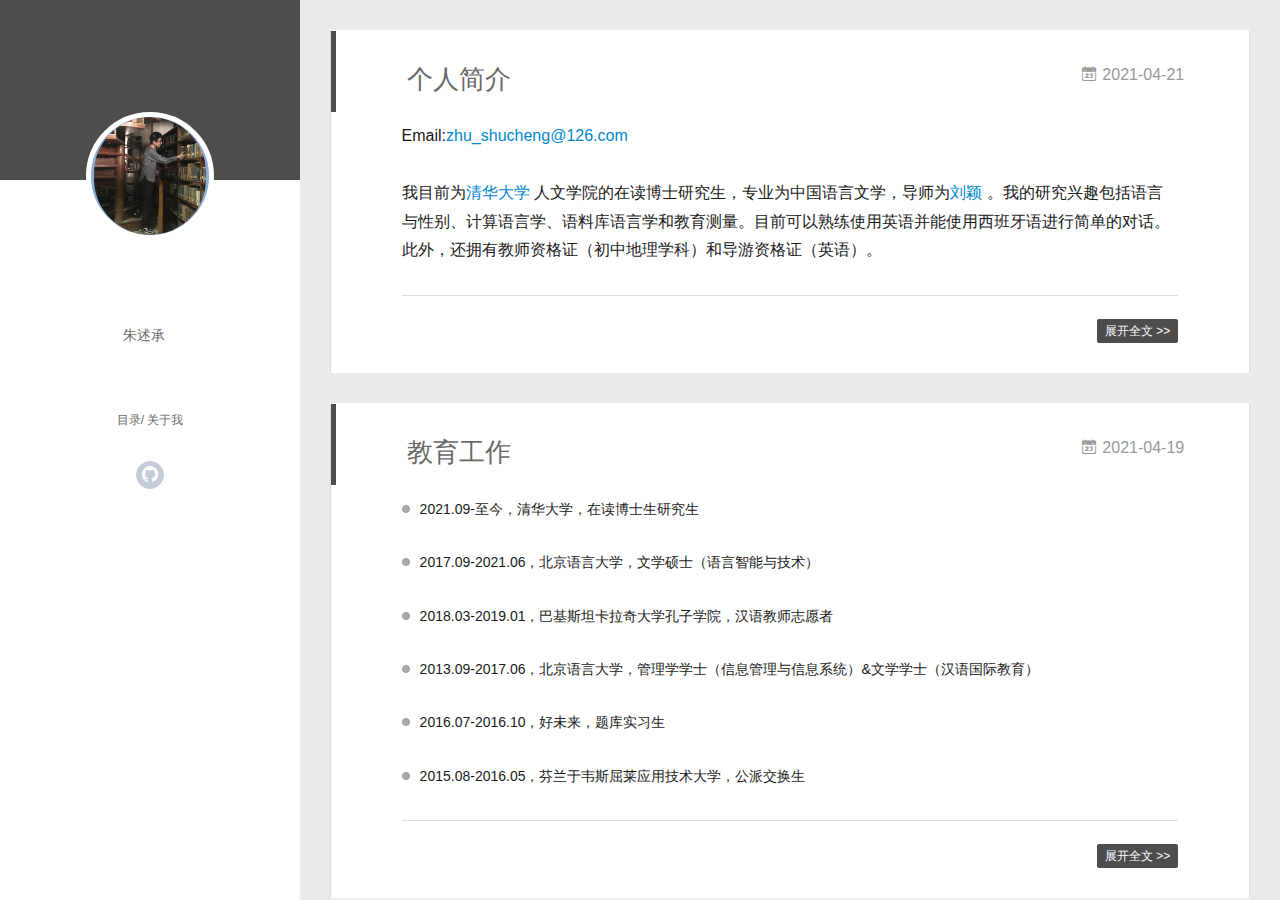
<file: index.html>
<!DOCTYPE html>
<html>
<head>
  <meta charset="utf-8">
  
  <meta name="renderer" content="webkit">
  <meta http-equiv="X-UA-Compatible" content="IE=edge" >
  <link rel="dns-prefetch" href="http://example.com">
  <title>Hexo</title>
  <meta name="viewport" content="width=device-width, initial-scale=1, maximum-scale=1">
  <meta property="og:type" content="website">
<meta property="og:title" content="Hexo">
<meta property="og:url" content="http://example.com/index.html">
<meta property="og:site_name" content="Hexo">
<meta property="og:locale" content="en_US">
<meta property="article:author" content="John Doe">
<meta name="twitter:card" content="summary">
  
    <link rel="alternative" href="/atom.xml" title="Hexo" type="application/atom+xml">
  
  
    <link rel="icon" href="/favicon.png">
  
  <link rel="stylesheet" type="text/css" href="/./main.0cf68a.css">
  <style type="text/css">
  
    #container.show {
      background: linear-gradient(200deg,#a0cfe4,#e8c37e);
    }
  </style>
  

  

<meta name="generator" content="Hexo 5.4.0"></head>

<body>
  <div id="container" q-class="show:isCtnShow">
    <canvas id="anm-canvas" class="anm-canvas"></canvas>
    <div class="left-col" q-class="show:isShow">
      
<div class="overlay" style="background: #4d4d4d"></div>
<div class="intrude-less">
	<header id="header" class="inner">
		<a href="/" class="profilepic">
			<img src="/assets/avatar.jpg" class="js-avatar show">
		</a>
		<hgroup>
		  <h1 class="header-author"><a href="/"></a></h1>
		</hgroup>
		

		<nav class="header-menu">
			<ul>
			
				<li><a target="_blank" rel="noopener" href="https://zhushucheng.github.io">朱述承</a></li>
	        
			</ul>
		</nav>
		<nav class="header-smart-menu">
    		
    			
    			<a q-on="click: openSlider(e, 'innerArchive')" href="javascript:void(0)">目录</a>
    			
            
    			
    			<a q-on="click: openSlider(e, 'aboutme')" href="javascript:void(0)">关于我</a>
    			
            
		</nav>
		<nav class="header-nav">
			<div class="social">
				
					<a class="github" target="_blank" href="https://github.com/zhushucheng" title="github"><i class="icon-github"></i></a>
		        
			</div>
		</nav>
	</header>		
</div>

    </div>
    <div class="mid-col" q-class="show:isShow,hide:isShow|isFalse">
      
<nav id="mobile-nav">
  	<div class="overlay js-overlay" style="background: #4d4d4d"></div>
	<div class="btnctn js-mobile-btnctn">
  		<div class="slider-trigger list" q-on="click: openSlider(e)"><i class="icon icon-sort"></i></div>
	</div>
	<div class="intrude-less">
		<header id="header" class="inner">
			<div class="profilepic">
				<img src="/assets/avatar.jpg" class="js-avatar">
			</div>
			<hgroup>
			  <h1 class="header-author js-header-author"></h1>
			</hgroup>
			
			
			
				
			
			
			
			<nav class="header-nav">
				<div class="social">
					
						<a class="github" target="_blank" href="https://github.com/zhushucheng" title="github"><i class="icon-github"></i></a>
			        
				</div>
			</nav>

			<nav class="header-menu js-header-menu">
				<ul style="width: 50%">
				
				
					<li style="width: 100%"><a target="_blank" rel="noopener" href="https://zhushucheng.github.io">朱述承</a></li>
		        
				</ul>
			</nav>
		</header>				
	</div>
	<div class="mobile-mask" style="display:none" q-show="isShow"></div>
</nav>

      <div id="wrapper" class="body-wrap">
        <div class="menu-l">
          <div class="canvas-wrap">
            <canvas data-colors="#eaeaea" data-sectionHeight="100" data-contentId="js-content" id="myCanvas1" class="anm-canvas"></canvas>
          </div>
          <div id="js-content" class="content-ll">
            
  
    <article id="post-个人简介" class="article article-type-post  article-index" itemscope itemprop="blogPost">
  <div class="article-inner">
    
      <header class="article-header">
        
  
    <h1 itemprop="name">
      <a class="article-title" href="/2021/04/21/%E4%B8%AA%E4%BA%BA%E7%AE%80%E4%BB%8B/">个人简介</a>
    </h1>
  

        
        <a href="/2021/04/21/%E4%B8%AA%E4%BA%BA%E7%AE%80%E4%BB%8B/" class="archive-article-date">
  	<time datetime="2021-04-20T16:00:00.000Z" itemprop="datePublished"><i class="icon-calendar icon"></i>2021-04-21</time>
</a>
        
      </header>
    
    <div class="article-entry" itemprop="articleBody">
      
        <p>Email:<a href="mailto:&#x7a;&#x68;&#117;&#95;&#115;&#x68;&#x75;&#99;&#104;&#x65;&#110;&#x67;&#64;&#x31;&#x32;&#54;&#46;&#x63;&#x6f;&#109;">&#x7a;&#x68;&#117;&#95;&#115;&#x68;&#x75;&#99;&#104;&#x65;&#110;&#x67;&#64;&#x31;&#x32;&#54;&#46;&#x63;&#x6f;&#109;</a></p>
<p>我目前为<a target="_blank" rel="noopener" href="https://www.tsinghua.edu.cn/">清华大学</a> 人文学院的在读博士研究生，专业为中国语言文学，导师为<a target="_blank" rel="noopener" href="https://www.zhongwen.tsinghua.edu.cn/info/1171/1382.htm">刘颖</a> 。我的研究兴趣包括语言与性别、计算语言学、语料库语言学和教育测量。目前可以熟练使用英语并能使用西班牙语进行简单的对话。此外，还拥有教师资格证（初中地理学科）和导游资格证（英语）。</p>

      

      
    </div>
    <div class="article-info article-info-index">
      
      
      

      
        <p class="article-more-link">
          <a class="article-more-a" href="/2021/04/21/%E4%B8%AA%E4%BA%BA%E7%AE%80%E4%BB%8B/">展开全文 >></a>
        </p>
      

      
      <div class="clearfix"></div>
    </div>
  </div>
</article>

<aside class="wrap-side-operation">
    <div class="mod-side-operation">
        
        <div class="jump-container" id="js-jump-container" style="display:none;">
            <a href="javascript:void(0)" class="mod-side-operation__jump-to-top">
                <i class="icon-font icon-back"></i>
            </a>
            <div id="js-jump-plan-container" class="jump-plan-container" style="top: -11px;">
                <i class="icon-font icon-plane jump-plane"></i>
            </div>
        </div>
        
        
    </div>
</aside>




  
    <article id="post-教育工作" class="article article-type-post  article-index" itemscope itemprop="blogPost">
  <div class="article-inner">
    
      <header class="article-header">
        
  
    <h1 itemprop="name">
      <a class="article-title" href="/2021/04/19/%E6%95%99%E8%82%B2%E5%B7%A5%E4%BD%9C/">教育工作</a>
    </h1>
  

        
        <a href="/2021/04/19/%E6%95%99%E8%82%B2%E5%B7%A5%E4%BD%9C/" class="archive-article-date">
  	<time datetime="2021-04-18T16:00:00.000Z" itemprop="datePublished"><i class="icon-calendar icon"></i>2021-04-19</time>
</a>
        
      </header>
    
    <div class="article-entry" itemprop="articleBody">
      
        <ul>
<li><p>2021.09-至今，清华大学，在读博士生研究生</p>
</li>
<li><p>2017.09-2021.06，北京语言大学，文学硕士（语言智能与技术）</p>
</li>
<li><p>2018.03-2019.01，巴基斯坦卡拉奇大学孔子学院，汉语教师志愿者</p>
</li>
<li><p>2013.09-2017.06，北京语言大学，管理学学士（信息管理与信息系统）&amp;文学学士（汉语国际教育）</p>
</li>
<li><p>2016.07-2016.10，好未来，题库实习生</p>
</li>
<li><p>2015.08-2016.05，芬兰于韦斯屈莱应用技术大学，公派交换生</p>
</li>
</ul>

      

      
    </div>
    <div class="article-info article-info-index">
      
      
      

      
        <p class="article-more-link">
          <a class="article-more-a" href="/2021/04/19/%E6%95%99%E8%82%B2%E5%B7%A5%E4%BD%9C/">展开全文 >></a>
        </p>
      

      
      <div class="clearfix"></div>
    </div>
  </div>
</article>

<aside class="wrap-side-operation">
    <div class="mod-side-operation">
        
        <div class="jump-container" id="js-jump-container" style="display:none;">
            <a href="javascript:void(0)" class="mod-side-operation__jump-to-top">
                <i class="icon-font icon-back"></i>
            </a>
            <div id="js-jump-plan-container" class="jump-plan-container" style="top: -11px;">
                <i class="icon-font icon-plane jump-plane"></i>
            </div>
        </div>
        
        
    </div>
</aside>




  
    <article id="post-学术发表" class="article article-type-post  article-index" itemscope itemprop="blogPost">
  <div class="article-inner">
    
      <header class="article-header">
        
  
    <h1 itemprop="name">
      <a class="article-title" href="/2021/04/17/%E5%AD%A6%E6%9C%AF%E5%8F%91%E8%A1%A8/">学术发表</a>
    </h1>
  

        
        <a href="/2021/04/17/%E5%AD%A6%E6%9C%AF%E5%8F%91%E8%A1%A8/" class="archive-article-date">
  	<time datetime="2021-04-16T16:00:00.000Z" itemprop="datePublished"><i class="icon-calendar icon"></i>2021-04-17</time>
</a>
        
      </header>
    
    <div class="article-entry" itemprop="articleBody">
      
        <h2 id="论文"><a href="#论文" class="headerlink" title="论文"></a>论文</h2><ul>
<li><p><strong>Zhu S</strong>, Yu L. Study on TCSOL Pre-service Teachers’ Technological Pedagogical Content Knowledge in China Mainland[C]//Proceedings of the 10th International Conference on Education Technology and Computers (ICETC2018),2018:189-194.<a target="_blank" rel="noopener" href="https://dl.acm.org/doi/abs/10.1145/3290511.3290551">论文</a></p>
</li>
<li><p>Yu L, <strong>Zhu S</strong>. Measurement and Analysis of Learning Engagement of South-Asian Students in Chinese Universities[J]. Journal of International Students,2020,10(S1):63-72.<a target="_blank" rel="noopener" href="https://www.ojed.org/index.php/jis/article/view/1773">论文</a> </p>
</li>
<li><p>Yu L, <strong>Zhu S</strong>, Liu Q. Exploring Intercultural Sensitivity of South Asian Students Learning in Chinese Universities[C]//Proceedings of the 12th International Conference on Education Technology and Computers (ICETC2020),2020:234-238.<a target="_blank" rel="noopener" href="https://dl.acm.org/doi/abs/10.1145/3436756.3437051">论文</a></p>
</li>
<li><p><strong>朱述承</strong>,刘鹏远.伟大的男人和倔强的女人：基于语料库的形容词性别偏度历时研究[C]//第十九届中国计算语言学大会论文集（CCL2020）,2020:31-42.（CCL2020最佳海报奖）<a target="_blank" rel="noopener" href="https://aclanthology.org/2020.ccl-1.4/">论文</a> <a target="_blank" rel="noopener" href="https://github.com/zhushucheng/Adjectives-list-with-Gendered-Skewness-and-Sentiment">数据</a></p>
</li>
<li><p><strong>朱述承</strong>,苏祺,刘鹏远.基于语料库的我国职业性别无意识偏见共时历时研究[J].中文信息学报,2021,35(5):130-140.<a target="_blank" rel="noopener" href="http://jcip.cipsc.org.cn/CN/abstract/abstract3141.shtml">论文</a></p>
</li>
<li><p>Su Q, Liu P, Wei W, <strong>Zhu S</strong>, Huang C R. Occupational Gender Segregation and Gendered Language in a Language without Gender: Trends, Variations, Implications for Social Development in China[J]. Humanities and Social Sciences Communications,2021,8(133).<a target="_blank" rel="noopener" href="https://www.nature.com/articles/s41599-021-00799-6">论文</a></p>
</li>
<li><p><strong>Zhu S</strong>, Wang X, Liu P. Who Killed Sanmao and Virginia Woolf? A Comparative Study of Writers with Suicidal Attempt Based on a Quantitative Linguistic Method[C]//In: Liu M, Kit C, Su Q (eds) Chinese Lexical Semantics (CLSW2020). Lecture Notes in Computer Science, vol 12278. Springer, Cham, 2021:408-420.<a target="_blank" rel="noopener" href="https://link.springer.com/chapter/10.1007/978-3-030-81197-6_34">论文</a></p>
</li>
<li><p><strong>朱述承</strong>.基于平面媒体语料库的汉语性别表征研究[D].北京语言大学硕士毕业论文,2021.<a target="_blank" rel="noopener" href="http://oldlib.blcu.edu.cn/?pageId=188106&websiteId=114760&wfwfid=181383">论文</a> (需在北京语言大学图书馆硕博论文中检索) <a target="_blank" rel="noopener" href="https://github.com/zhushucheng/Gendered-Representation-Cognitive-Dataset">数据</a></p>
</li>
<li><p>Li J, <strong>Zhu S</strong>, Liu Y, Liu P. Analysis of Gender Bias in Social Perception and Judgement Using Chinese Word Embeddings[C]//Proceedings of the 4th Workshop on Gender Bias in Natural Language Processing (GeBNLP at NAACL2022),2022:8-16.<a target="_blank" rel="noopener" href="https://aclanthology.org/2022.gebnlp-1.2/">论文</a></p>
</li>
<li><p>Zhao J, <strong>Zhu S</strong>, Liu Y, Liu P. CDAIL-BIAS MEASURER: A Model Ensemble Approach for Dialogue Social Bias Measurement[C]//Proceedings of Natural Language Processing and Chinese Computing: 11th CCF International Conference (NLPCC2022), 2022:204-215.<a target="_blank" rel="noopener" href="https://link.springer.com/chapter/10.1007/978-3-031-17189-5_17">论文</a></p>
</li>
<li><p>Li J, <strong>Zhu S</strong>, Liu Y, Liu P. Gender Stereotypes in TCSOL Dialogue Corpus[C]//Proceedings of 2022 International Conference on Asian Language Processing (IALP2022), 2022:427-432.<a target="_blank" rel="noopener" href="https://ieeexplore.ieee.org/abstract/document/9961246">论文</a></p>
</li>
<li><p>郭梦清,李加厉,赵继舜,<strong>朱述承</strong>,刘颖,刘鹏远.中文自然处理多任务中的职业性别偏见测量[C]//第二十一届中国计算语言学大会论文集（CCL2022）,2022:510-522.<a target="_blank" rel="noopener" href="https://aclanthology.org/2022.ccl-1.46/">论文</a></p>
</li>
<li><p>赵继舜,杜冰洁,刘鹏远,<strong>朱述承</strong>.中文句子级性别无偏数据集构建及预训练语言模型的性别偏度评估[J].中文信息学报,2023,37(9):15-22.<a target="_blank" rel="noopener" href="http://jcip.cipsc.org.cn/CN/Y2023/V37/I9/15">论文</a> <a target="_blank" rel="noopener" href="https://github.com/zhushucheng/SlguSet">数据</a></p>
</li>
<li><p><strong>Zhu S</strong>, Liu Y. Offensiveness Analysis of Chinese Group Addressing Terms and Dataset Construction[C]//In: Dong M, Hong J, Lin J, Jin P (eds) Chinese Lexical Semantics (CLSW2023). Lecture Notes in Artificial Intelligence, vol 14515. Springer, Cham, 2023:342-356.<a target="_blank" rel="noopener" href="https://link.springer.com/chapter/10.1007/978-981-97-0586-3_27">论文</a> <a target="_blank" rel="noopener" href="https://github.com/zhushucheng/Chinese-Group-Addressing-Terms-Dataset">数据</a></p>
</li>
<li><p><strong>Zhu S</strong>, Wang W, Liu Y. Quite Good, but Not Enough: Nationality Bias in Large Language Models - A Case Study of ChatGPT[C]//Proceedings of the 2024 Joint International Conference on Computational Linguistics, Language Resources and Evaluation (LREC-COLING 2024),2024: 13489-13502.<a target="_blank" rel="noopener" href="https://aclanthology.org/2024.lrec-main.1180/">论文</a> <a target="_blank" rel="noopener" href="https://github.com/weikang-wang/NationalityBiasOfChatGPT">数据</a></p>
</li>
<li><p><strong>Zhu S</strong>, Du B, Zhao J, Liu Y, Liu P. Do PLMs and Annotators Share the Same Gender Bias? Definition, Dataset, and Framework of Contextualized Gender Bias[C]//Proceedings of the 5th Workshop on Gender Bias in Natural Language Processing (GeBNLP at ACL2024),2024:20-32. <a target="_blank" rel="noopener" href="https://aclanthology.org/2024.gebnlp-1.2/">论文</a> <a target="_blank" rel="noopener" href="https://github.com/zhushucheng/CGBDataset/">数据</a></p>
</li>
<li><p>Liu X, Zhu Y, <strong>Zhu S</strong>, Liu P, Liu Y, Yu D. Evaluating Moral Beliefs across LLMs through a Pluralistic Framework[C]//Findings of the Association for Computational Linguistics: EMNLP 2024: 4740-4760. <a target="_blank" rel="noopener" href="https://aclanthology.org/2024.findings-emnlp.272/">论文</a> <a target="_blank" rel="noopener" href="https://github.com/MuMu-Lily/Moral-Beliefs">数据</a></p>
</li>
</ul>
<h2 id="学术获奖"><a href="#学术获奖" class="headerlink" title="学术获奖"></a>学术获奖</h2><ul>
<li><p>第十九届中国计算语言学大学（CCL2020）<strong>最佳海报奖</strong></p>
</li>
<li><p>第十一届CCF国际自然语言处理与中文计算会议（NLPCC2022）评测任务7：细粒度对话中的社会偏见测量<strong>第三名</strong></p>
</li>
<li><p>清华大学第四届语言文字学青年学术论坛优秀论文<strong>二等奖</strong></p>
</li>
</ul>
<h2 id="随笔"><a href="#随笔" class="headerlink" title="随笔"></a>随笔</h2><ul>
<li><strong>朱述承</strong>.拉合尔不思议.李勇（编）诗意巴国，瀚宇花开——孔子学院（课堂）汉语教师的故事[M].四川师范大学电子出版社,2021:110-120,295-305.<a target="_blank" rel="noopener" href="http://www.scnup.com/ebook/cdc6717d50534d23879f63a60f26ee8a/mobile/index.html">随笔</a></li>
</ul>

      

      
    </div>
    <div class="article-info article-info-index">
      
      
      

      
        <p class="article-more-link">
          <a class="article-more-a" href="/2021/04/17/%E5%AD%A6%E6%9C%AF%E5%8F%91%E8%A1%A8/">展开全文 >></a>
        </p>
      

      
      <div class="clearfix"></div>
    </div>
  </div>
</article>

<aside class="wrap-side-operation">
    <div class="mod-side-operation">
        
        <div class="jump-container" id="js-jump-container" style="display:none;">
            <a href="javascript:void(0)" class="mod-side-operation__jump-to-top">
                <i class="icon-font icon-back"></i>
            </a>
            <div id="js-jump-plan-container" class="jump-plan-container" style="top: -11px;">
                <i class="icon-font icon-plane jump-plane"></i>
            </div>
        </div>
        
        
    </div>
</aside>




  
    <article id="post-书籍阅读" class="article article-type-post  article-index" itemscope itemprop="blogPost">
  <div class="article-inner">
    
      <header class="article-header">
        
  
    <h1 itemprop="name">
      <a class="article-title" href="/2021/04/15/%E4%B9%A6%E7%B1%8D%E9%98%85%E8%AF%BB/">书籍阅读</a>
    </h1>
  

        
        <a href="/2021/04/15/%E4%B9%A6%E7%B1%8D%E9%98%85%E8%AF%BB/" class="archive-article-date">
  	<time datetime="2021-04-14T16:00:00.000Z" itemprop="datePublished"><i class="icon-calendar icon"></i>2021-04-15</time>
</a>
        
      </header>
    
    <div class="article-entry" itemprop="articleBody">
      
        <h2 id="学术"><a href="#学术" class="headerlink" title="学术"></a>学术</h2><ul>
<li><p>2024/12/01 《面向机器智能的TensorFlow实践》，【美国】山姆·亚伯拉罕、丹尼亚尔·哈夫纳、埃里克·厄威特、阿里尔·斯卡尔皮内里，机械工业出版社</p>
</li>
<li><p>2024/11/21 《内闱：宋代妇女的婚姻和生活》，【美国】伊沛霞，江苏人民出版社</p>
</li>
<li><p>2024/10/11 《缀珍录：18世纪及其前后的中国妇女》，【美国】曼素恩，江苏人民出版社</p>
</li>
<li><p>2024/09/25 《矢志不渝：明清时期的贞女现象》，【美国】卢苇菁，江苏人民出版社</p>
</li>
<li><p>2024/09/11 《缠足：“金莲崇拜”盛极而衰的演变》，【美国】高彦颐，江苏人民出版社</p>
</li>
<li><p>2024/09/08 《歌曲与性别——中国当代流行音乐研究》，陆正兰，中国社会科学出版社</p>
</li>
<li><p>2024/08/14 《特洛伊的海伦：女神、公主与荡妇》，【英国】贝塔妮·休斯，九州出版社</p>
</li>
<li><p>2024/05/29 《高等学校科技伦理教育专项研究报告》，高校科技伦理教育专项工作组，高等教育出版社</p>
</li>
<li><p>2024/04/09 《她身之欲：珠三角流动人口社群特殊职业研究》，丁瑜，社会科学文献出版社</p>
</li>
<li><p>2024/03/25 《欲望与尊严：转型期中国的阶层、性别与亲密关系》，肖索未，社会科学文献出版社</p>
</li>
<li><p>2024/02/28 《事业还是家庭？女性追求平等的百年旅程》，【美国】克劳迪娅·戈尔丁，中信出版集团</p>
</li>
<li><p>2024/01/31 《晚清女性与近代中国》，夏晓虹，北京大学出版社</p>
</li>
<li><p>2023/10/01 《金赛性学报告》，【美国】阿尔弗雷德·C·金赛，中国青年出版社</p>
</li>
<li><p>2023/09/28 《神秘的舞蹈：人类性行为的演化》，【美国】琳·马古利斯、多雷昂·萨甘，中国社会科学出版社</p>
</li>
<li><p>2023/09/26 《千面女神》，【美国】约瑟夫·坎贝尔，北京联合出版公司</p>
</li>
<li><p>2023/09/12 《凯列班与女巫：妇女、身体与原始积累》，【意大利】西尔维娅·费代里奇，上海三联书店</p>
</li>
<li><p>2023/09/09 《第二性》，【法国】西蒙娜·德·波伏瓦，上海译文出版社</p>
</li>
<li><p>2023/08/31 《大脑的性别：打破女性大脑迷思的最新神经科学》，【英国】吉娜·里彭，北京燕山出版社</p>
</li>
<li><p>2023/08/26 《看不见的女性》，【英国】卡罗琳·克里亚多·佩雷斯，新星出版社</p>
</li>
<li><p>2023/06/19 《老龄化与老年语言学引论》，黄立鹤，上海外语教育出版社</p>
</li>
<li><p>2023/06/07 《The Handbook of Language and Gender》，Janet Holmes and Miriam Meyerhoff，Blackwell Publishing</p>
</li>
<li><p>2023/05/06 《女性主义》，李银河，江苏凤凰文艺出版社</p>
</li>
<li><p>2023/05/02 《流行病学》，沈洪兵、齐秀英，人民卫生出版社</p>
</li>
<li><p>2023/04/24 《社会学概论》，边燕杰、陈皆明，高等教育出版社</p>
</li>
<li><p>2023/04/10 《男性统治》，【法国】皮埃尔·布尔迪厄，中国人民大学出版社</p>
</li>
<li><p>2023/03/28 《海洋中的爱与性》，【美国】玛拉·J. 哈尔特，北京联合出版公司</p>
</li>
<li><p>2023/02/20 《计量语言学研究进展》，刘海涛，浙江大学出版社</p>
</li>
<li><p>2023/02/19 《老年语言学研究新进展》，黄鹤立，同济大学出版社</p>
</li>
<li><p>2023/02/18 《词汇与句法计量研究》，黄伟 等，浙江大学出版社</p>
</li>
<li><p>2022/11/28 《汉语史稿》，王力，中华书局</p>
</li>
<li><p>2022/11/26 《老年语言学与多模态研究》，顾曰国、黄立鹤，同济大学出版社</p>
</li>
<li><p>2022/11/24 《社会语言学视角下的共同体》，董洁、左茹嫣、贺蕾、沈秀、邹小英、杨端端，外语教学与研究出版社</p>
</li>
<li><p>2022/11/17 《基于网络媒体监测语料库的性别语言差异研究》，王宇波，科学出版社</p>
</li>
<li><p>2022/11/16 《透过性别看世界》，沈奕斐，上海人民出版社</p>
</li>
<li><p>2022/11/04 《犯罪心理学》，刘建清，中国法制出版社</p>
</li>
<li><p>2022/05/20 《The Oxford Handbook of Language and Society》， Ofelia Garcia, et al，Oxford University Press</p>
</li>
<li><p>2022/05/20 《Multilingualism in the Chinese Diaspora Worldwide: Transnational Connections and Local Social Realities》，Li Wei，Routledge </p>
</li>
<li><p>2022/05/19 《Globalization and Language in Contact》，James Collins, et al，Continuum </p>
</li>
<li><p>2022/04/08 《Discourse and Identity》，Fina Anna De, et al，Cambridge University Press</p>
</li>
<li><p>2022/03/30 《Discourse: Key Topics in Sociolinguistics》，Jan Blommaert，Cambridge University Press</p>
</li>
<li><p>2022/03/29 《Language and Gender》，Penelope Eckert and Sally McConnell-Ginet，Cambridge University Press</p>
</li>
<li><p>2022/03/16 《Ethnographic Fieldwork: A Beginner’s Guide》，Jan Blommaert and Dong Jie，Short Run Press</p>
</li>
<li><p>2022/03/10 《Introducing Sociolinguistics》，Rajend Mesthrie, et al，Edinburgh University Press</p>
</li>
<li><p>2022/02/20 《消解性别》，【美国】朱迪斯·巴特勒，上海三联书店</p>
</li>
<li><p>2022/02/13 《身体之重：论“性别”的话语界限》，【美国】朱迪斯·巴特勒，上海三联书店</p>
</li>
<li><p>2022/01/21 《性别麻烦：女性主义与身份的颠覆》，【美国】朱迪斯·巴特勒，上海三联书店</p>
</li>
<li><p>2022/01/18 《The Routledge Handbook of Language, Gender and Sexuality》，Jo Angouri and Judith Baxter，Routledge </p>
</li>
<li><p>2021/12/11 《社会心理学（第11版）》，【美国】戴维·迈尔斯，人民邮电出版社</p>
</li>
<li><p>2021/11/29 《Corpus Linguistics: Method, Theory and Practice》，Tony McEnery and Andrew Hardie，Cambridge University Press</p>
</li>
<li><p>2021/11/11 《统计语言学》，刘颖，清华大学出版社</p>
</li>
<li><p>2021/06/14 《变态心理学（第6版）》，【美国】苏珊·诺伦-霍克西玛，人民邮电出版社</p>
</li>
<li><p>2021/04/01 《An Introduction to Sociolinguistics》，Ronald Wardhaugh，Wiley-Blackwell</p>
</li>
<li><p>2020/11/14 《Sexed Texts: Language, Gender and Sexuality》，Baker Paul，David Brown Book Co.</p>
</li>
<li><p>2020/10/16 《精通特征工程》，【美国】爱丽丝·郑、阿曼达·卡萨丽，人民邮电出版社</p>
</li>
<li><p>2020/10/15 《Python数据科学手册》，【美国】Jake VanderPlas，人民邮电出版社</p>
</li>
<li><p>2020/10/14 《利用Python进行数据分析》，【美国】Wes McKinney，人民邮电出版社</p>
</li>
<li><p>2020/10/13 《Python数据分析基础》，【美国】Clinton W. Brownley，人民邮电出版社</p>
</li>
<li><p>2020/10/12 《学习R》，【美国】Richard Cotton，人民邮电出版社</p>
</li>
<li><p>2020/10/11 《Python网络数据采集》，【美国】Ryan Mitchell，人民邮电出版社</p>
</li>
<li><p>2020/10/10 《Python机器学习基础教程》，【美国】Andreas C. Muler、Sarah Guido，人民邮电出版社</p>
</li>
<li><p>2020/10/09 《Python自然语言处理》，【美国】Steven Bird、Ewan Klein、Edward Loper，人民邮电出版社</p>
</li>
<li><p>2020/10/08 《计算语言学》，刘颖，清华大学出版社</p>
</li>
<li><p>2020/09/17 《数据结构（C语言版）》，严蔚敏、吴伟民，清华大学出版社</p>
</li>
<li><p>2020/07/06 《Using Corpora to Analyze Gender》，Baker Paul，Bloomsbury Academic</p>
</li>
<li><p>2019/12/09 《Gender and Language Research Methodologies》，Harrington Kate, et al，Palgrave Macmillan</p>
</li>
<li><p>2019/07/05 《形式和意义互动的句式系统研究——互动构式语法探索》，施春宏，商务印书馆</p>
</li>
<li><p>2019/06/07 《超越文化》，【美国】爱德华·霍尔，北京大学出版社</p>
</li>
<li><p>2019/05/11 《跨文化交际学》，陈国明，华东师范大学出版社</p>
</li>
<li><p>2019/04/23 《跨文化交际理论》，戴晓东，上海外语教育出版社</p>
</li>
<li><p>2017/12/31 《计量语言学导论》，刘海涛，商务印书馆</p>
</li>
<li><p>2016/11/11 《语言学纲要》，叶蜚声、徐通锵、王洪君、李娟，北京大学出版社</p>
</li>
<li><p>2016/12/01 《现代汉语语法研究教程》，陆俭明，北京大学出版社</p>
</li>
<li><p>2015/01/10 《现代汉语》，黄伯荣、廖序东，高等教育出版社</p>
</li>
<li><p>2014/07/01 《语言学概论》，崔希亮，商务印书馆</p>
</li>
</ul>
<h2 id="其他"><a href="#其他" class="headerlink" title="其他"></a>其他</h2><ul>
<li><p>2025/04/01 《堂吉诃德》，【西班牙】塞万提斯，译林出版社</p>
</li>
<li><p>2025/03/27 《行测的思维和申论的规矩》，粉笔公考，新华出版社 </p>
</li>
<li><p>2025/03/05 《树犹如此》，白先勇，湖南文艺出版社</p>
</li>
<li><p>2024/12/24 《图解婚丧嫁娶礼仪全书》，李居明，陕西师范大学出版社</p>
</li>
<li><p>2024/12/22 《素食者》，【韩国】韩江，四川文艺出版社</p>
</li>
<li><p>2024/12/16 《契诃夫短篇小说选》，【俄罗斯】契诃夫，人民文学出版社</p>
</li>
<li><p>2024/12/01 《编辑常用标准规范解说》，中国新闻出版研究院，中国标准出版社</p>
</li>
<li><p>2024/09/16 《状元媒》，叶广芩，北京十月文艺出版社</p>
</li>
<li><p>2024/08/09 《湖面如镜》，【马来西亚】贺淑芳，中国友谊出版公司</p>
</li>
<li><p>2024/08/05 《悠悠岁月》，【法国】安妮·埃尔诺，人民文学出版社</p>
</li>
<li><p>2024/08/01 《檀香刑》，莫言，浙江文艺出版社</p>
</li>
<li><p>2024/03/31 《世界电影史》，【美国】大卫·波德维尔，克里斯汀·汤普森，北京大学出版社</p>
</li>
<li><p>2024/02/28 《傩面》，肖江虹，河南文艺出版社</p>
</li>
<li><p>2024/01/13 《埃及众神》，【英国】理查德·H·威尔金森，贵州人民出版社</p>
</li>
<li><p>2023/12/13 《我们最幸福：北韩人民的真实生活》，【美国】芭芭拉·德米克，麦田出版公司</p>
</li>
<li><p>2023/12/06 《答案在风中飘：现代歌曲的哲学》，【美国】鲍勃·迪伦，中信出版集团</p>
</li>
<li><p>2023/11/30 《浪漫主义宣言》，【美国】安·兰德，重庆出版社</p>
</li>
<li><p>2023/11/24 《东南亚水果猎人》，杨晓洋，中国农业出版社</p>
</li>
<li><p>2023/11/19 《世界宗教》，【美国】刘易斯·M.霍普费，马克·R.伍德沃德，北京联合出版公司</p>
</li>
<li><p>2023/11/12 《荆棘鸟》，【澳大利亚】考琳·麦卡洛，译林出版社</p>
</li>
<li><p>2023/10/06 《尸变图鉴：自然环境下的尸体变化》，陈禄仕，陕西科学技术出版社</p>
</li>
<li><p>2023/09/25 《插图印度史：从次大陆到共和国》，高学思，人民日报出版社</p>
</li>
<li><p>2023/09/11 《斗拱飞檐画古建：图解古建形制与写生》，连达，机械工业出版社</p>
</li>
<li><p>2023/06/18 《普希金抒情诗精选集》，【俄罗斯】亚历山大·谢尔盖耶维奇·普希金，当代世界出版社</p>
</li>
<li><p>2023/06/15 《中华传统糕点图鉴》，邱子峰，中国轻工业出版社</p>
</li>
<li><p>2023/06/14 《北京地铁站名掌故》，户力平，东方出版社</p>
</li>
<li><p>2023/06/02 《追风筝的人》，【美国】卡勒德·胡赛尼，上海人民出版社</p>
</li>
<li><p>2023/05/07 《女王的帽子：伊丽莎白二世的传奇人生》，【法国】托马·佩尔内特、【英国】阿拉斯泰尔·布鲁斯，中译出版社</p>
</li>
<li><p>2023/05/06 《萤火虫的勇气：我在儿科重症当心理师》，【法国】穆里叶·德罗马，上海文艺出版社</p>
</li>
<li><p>2023/05/01 《一句顶一万句》，刘震云，长江文艺出版社</p>
</li>
<li><p>2023/03/26 《东方的女儿：贝·布托自传》，【巴基斯坦】贝娜齐尔·布托，译林出版社</p>
</li>
<li><p>2023/03/14 《小王子》，【法国】圣埃克絮佩里，上海译文出版社</p>
</li>
<li><p>2023/03/10 《娜嘉》，【法国】安德烈·布勒东，上海人民出版社</p>
</li>
<li><p>2023/03/09 《紫禁城宫殿》，于倬云，广西师范大学出版社</p>
</li>
<li><p>2023/03/08 《1367》，陈浩基，皇冠文化出版有限公司</p>
</li>
<li><p>2023/03/05 《一场美梦》，悦悦，中国青年出版社</p>
</li>
<li><p>2023/03/02 《美国大学捐赠基金法律制度研究》，余蓝，人民出版社</p>
</li>
<li><p>2023/02/28 《你的夏天还好吗？》，【韩国】金爱烂，人民文学出版社</p>
</li>
<li><p>2023/02/24 《永安禅寺：恒山脚下的水陆道场》，张建德，文物出版社</p>
</li>
<li><p>2023/02/23 《DK蘑菇大百科》，【丹麦】托马斯·莱瑟斯，湖南科学技术出版社</p>
</li>
<li><p>2023/02/11 《水浒传》，施耐庵、罗贯中，人民文学出版社</p>
</li>
<li><p>2023/01/03 《莫奈：光的印象》，【法国】西尔维·吉拉尔-拉戈斯，北京联合出版公司</p>
</li>
<li><p>2023/01/02 《蒙克：痛苦的表达》，【法国】法比耶纳·艾丽斯，北京联合出版公司</p>
</li>
<li><p>2022/11/15 《太古和其他的时间》，【波兰】奥尔加·托卡尔丘克，四川人民出版社</p>
</li>
<li><p>2022/10/26 《三国演义》，罗贯中，人民文学出版社</p>
</li>
<li><p>2022/07/03 《多彩的流放》，【加拿大】梅维斯·迦兰，重庆大学出版社</p>
</li>
<li><p>2022/06/05 《西游记》，吴承恩，人民文学出版社</p>
</li>
<li><p>2022/03/20 《雨》，【马来西亚】黄锦树，四川人民出版社</p>
</li>
<li><p>2022/03/03 《褐色鸟群》，格非，上海文艺出版社</p>
</li>
<li><p>2022/02/13 《当我们谈论爱情时我们在谈论什么》，【美国】雷蒙德·卡佛，南海出版公司</p>
</li>
<li><p>2022/02/06 《红楼梦》，曹雪芹，人民文学出版社</p>
</li>
<li><p>2021/11/10 《中国马克思主义与当代》，本书编写组，高等教育出版社</p>
</li>
<li><p>2021/10/15 《女孩和女人们的生活》，【加拿大】爱丽丝·门罗，译林出版社</p>
</li>
<li><p>2021/10/07 《你以为你是谁？》，【加拿大】爱丽丝·门罗，译林出版社</p>
</li>
<li><p>2021/09/25 《爱的进程》，【加拿大】爱丽丝·门罗，译林出版社</p>
</li>
<li><p>2021/09/14 《我年轻时的朋友》，【加拿大】爱丽丝·门罗，译林出版社</p>
</li>
<li><p>2021/08/06 《快乐影子之舞》，【加拿大】爱丽丝·门罗，译林出版社</p>
</li>
<li><p>2021/06/19 《我一直想要告诉你的事》，【加拿大】爱丽丝·门罗，译林出版社</p>
</li>
<li><p>2021/06/12 《好女人的爱情》，【加拿大】爱丽丝·门罗，译林出版社</p>
</li>
<li><p>2021/05/30 《岩石堡风景》，【加拿大】爱丽丝·门罗，译林出版社</p>
</li>
<li><p>2021/05/13 《恨，友谊，追求，爱情，婚姻》，【加拿大】爱丽丝·门罗，译林出版社</p>
</li>
<li><p>2021/05/02 《公开的秘密》，【加拿大】爱丽丝·门罗，译林出版社</p>
</li>
<li><p>2021/04/20 《亲爱的生活》，【加拿大】爱丽丝·门罗，北京十月文艺出版社</p>
</li>
<li><p>2021/04/12 《木星的卫星》，【加拿大】爱丽丝·门罗，译林出版社</p>
</li>
<li><p>2021/03/27 《幸福过了头》，【加拿大】爱丽丝·门罗，译林出版社</p>
</li>
<li><p>2020/12/24 《史记》，司马迁，中华书局</p>
</li>
<li><p>2020/05/18 《红与黑》，【法国】司汤达，上海译文出版社</p>
</li>
<li><p>2020/05/08 《命运：文在寅自传》，【韩国】文在寅，江苏凤凰文艺出版社</p>
</li>
<li><p>2020/03/04 《霍乱时期的爱情》，【哥伦比亚】加西亚·马尔克斯，南海出版社</p>
</li>
<li><p>2020/02/25 《呼兰河传》，萧红，北京联合出版公司</p>
</li>
<li><p>2020/02/19 《月亮和六便士》，【英国】威廉·萨默塞特·毛姆，作家出版社</p>
</li>
<li><p>2020/02/12 《许三观卖血记》，余华，作家出版社</p>
</li>
<li><p>2020/02/02 《局外人·鼠疫》，【法国】阿尔贝·加缪，译林出版社</p>
</li>
<li><p>2020/01/12 《催眠术圣经》，【美国】奥蒙德·麦吉尔，吉林文史出版社</p>
</li>
<li><p>2020/01/03 《到灯塔去》，【英国】弗吉尼亚·吴尔夫，人民文学出版社</p>
</li>
<li><p>2019/12/28 《比丘尼传校注》，释宝唱，中华书局</p>
</li>
<li><p>2019/12/14 《祈愿者》，【巴基斯坦】阿里·塞西，南海出版社</p>
</li>
<li><p>2019/11/11 《威尼斯商人》，【英国】莎士比亚，人民文学出版社</p>
</li>
<li><p>2019/11/08 《漫长的告别》，【美国】雷蒙德·钱德勒，南海出版社</p>
</li>
<li><p>2019/10/13 《诗经》，孔丘，中华书局</p>
</li>
<li><p>2019/09/22 《洛丽塔》，【美国】弗拉基米尔·纳博科夫，上海译文出版社</p>
</li>
<li><p>2019/09/09 《遗憾的进化》，【日本】今泉忠明，南海出版公司</p>
</li>
<li><p>2019/09/07 《丁玲散文选集》，丁玲，百花文艺</p>
</li>
<li><p>2019/08/16 《占星术杀人魔法》，【日本】岛田庄司，新星出版社</p>
</li>
<li><p>2019/08/10 《雅舍小品》，梁实秋，江苏人民出版社</p>
</li>
<li><p>2019/08/04 《虹》，【英国】D·H·劳伦斯，中央编译出版社</p>
</li>
<li><p>2019/07/25 《下午茶》，简媜，九州出版社</p>
</li>
<li><p>2019/07/21 《逃离》，【加拿大】爱丽丝·门罗，北京十月文艺出版社</p>
</li>
<li><p>2019/07/07 《忠孝公园》，陈映真，江苏文艺出版社</p>
</li>
<li><p>2019/06/26 《莎士比亚十四行诗精韵全译》，【英国】莎士比亚，上海交通大学出版社</p>
</li>
<li><p>2019/06/22 《酒国》，莫言，浙江文艺出版社</p>
</li>
<li><p>2019/06/11 《变形记》，【奥地利】卡夫卡，上海译文出版社</p>
</li>
<li><p>2019/05/29 《城堡》，【奥地利】卡夫卡，上海译文出版社</p>
</li>
<li><p>2019/05/20 《失踪者·诉讼》，【奥地利】卡夫卡，上海译文出版社</p>
</li>
<li><p>2019/05/09 《饺子》，李碧华，新星出版社</p>
</li>
<li><p>2019/05/05 《神箭》，【尼日利亚】钦努阿·阿契贝，重庆出版社</p>
</li>
<li><p>2019/04/26 《采桑子》，叶广芩，北京出版社</p>
</li>
<li><p>2019/04/26 《穆斯林的葬礼》，霍达，北京十月文艺出版社</p>
</li>
<li><p>2019/04/14 《周迅·自在人间》，周迅，上海人民出版社</p>
</li>
<li><p>2019/04/13 《安娜·卡列尼娜》，【俄罗斯】列夫·托尔斯泰，上海文艺出版社</p>
</li>
<li><p>2019/03/27 《山海经》，佚名，作家出版社</p>
</li>
<li><p>2019/03/17 《金色笔记》，【英国】多丽丝·莱欣，译林出版社</p>
</li>
<li><p>2018/12/10 《圣女的救济》，【日本】东野圭吾，南海出版公司</p>
</li>
<li><p>2018/11/25 《青衣》，毕飞宇，人民文学出版社</p>
</li>
<li><p>2018/08/13 《我与地坛》，史铁生，人民文学出版社</p>
</li>
<li><p>2018/06/10 《没有指针的钟》，【美国】卡森·麦卡勒斯，人民文学出版社</p>
</li>
<li><p>2018/05/02 《金阁寺》，【日本】三岛由纪夫，九州出版社</p>
</li>
<li><p>2018/02/06 《秘密》，【澳大利亚】朗达·拜恩，中国城市出版社</p>
</li>
<li><p>2018/02/04 《孩子们的诗》，果麦，浙江文艺出版社</p>
</li>
<li><p>2017/12/24 《呼啸山庄》，【英国】艾米莉·勃朗特，译林出版社</p>
</li>
<li><p>2017/12/14 《俗世奇人·贰》，冯骥才，作家出版社</p>
</li>
<li><p>2017/12/12 《俗世奇人》，冯骥才，作家出版社</p>
</li>
<li><p>2017/12/10 《喧哗与骚动》，【美国】威廉·福克纳，译林出版社</p>
</li>
<li><p>2017/12/01 《倩女离魂》，郑光祖，长春出版社</p>
</li>
<li><p>2017/11/29 《信徒的国度》，【英国】V·S·奈保尔，南海出版公司</p>
</li>
<li><p>2017/11/09 《受戒》，汪曾祺，天津人民出版社</p>
</li>
<li><p>2017/10/24 《蜜月》，【英国】凯瑟琳·曼斯菲尔德，人民文学出版社</p>
</li>
<li><p>2017/10/18 《八骏图》，沈从文，江苏人民出版社</p>
</li>
<li><p>2017/09/16 《古希腊悲剧喜剧集》，【希腊】欧里庇得斯 等，译林出版社</p>
</li>
<li><p>2017/09/04 《初夏荷花时期的爱情》，朱天心，上海人民出版社</p>
</li>
<li><p>2017/09/01 《伤心咖啡馆之歌》，【美国】卡森·麦卡勒斯，上海三联书店</p>
</li>
<li><p>2017/08/27 《雅舍谈吃》，梁实秋，江苏人民出版社</p>
</li>
<li><p>2017/08/14 《神曲》，【意大利】但丁，上海文艺出版社</p>
</li>
<li><p>2017/08/03 《石秀》，施蛰存，花城出版社</p>
</li>
<li><p>2017/08/02 《包法利夫人》，【法国】福楼拜，译林出版社</p>
</li>
</ul>

      

      
    </div>
    <div class="article-info article-info-index">
      
      
      

      
        <p class="article-more-link">
          <a class="article-more-a" href="/2021/04/15/%E4%B9%A6%E7%B1%8D%E9%98%85%E8%AF%BB/">展开全文 >></a>
        </p>
      

      
      <div class="clearfix"></div>
    </div>
  </div>
</article>

<aside class="wrap-side-operation">
    <div class="mod-side-operation">
        
        <div class="jump-container" id="js-jump-container" style="display:none;">
            <a href="javascript:void(0)" class="mod-side-operation__jump-to-top">
                <i class="icon-font icon-back"></i>
            </a>
            <div id="js-jump-plan-container" class="jump-plan-container" style="top: -11px;">
                <i class="icon-font icon-plane jump-plane"></i>
            </div>
        </div>
        
        
    </div>
</aside>




  
    <article id="post-旅行见闻" class="article article-type-post  article-index" itemscope itemprop="blogPost">
  <div class="article-inner">
    
      <header class="article-header">
        
  
    <h1 itemprop="name">
      <a class="article-title" href="/2021/04/10/%E6%97%85%E8%A1%8C%E8%A7%81%E9%97%BB/">旅行见闻</a>
    </h1>
  

        
        <a href="/2021/04/10/%E6%97%85%E8%A1%8C%E8%A7%81%E9%97%BB/" class="archive-article-date">
  	<time datetime="2021-04-09T16:00:00.000Z" itemprop="datePublished"><i class="icon-calendar icon"></i>2021-04-10</time>
</a>
        
      </header>
    
    <div class="article-entry" itemprop="articleBody">
      
        <h2 id="国内"><a href="#国内" class="headerlink" title="国内"></a>国内</h2><h3 id="广东省"><a href="#广东省" class="headerlink" title="广东省"></a>广东省</h3><ul>
<li><p><a target="_blank" rel="noopener" href="https://mp.weixin.qq.com/s/OP54j6PJ29eJGK8mOUnxqg">湛江市</a></p>
</li>
<li><p><a target="_blank" rel="noopener" href="https://mp.weixin.qq.com/s/G30Sp4dUU150LGExtxsVbg">中山市</a></p>
</li>
</ul>
<h3 id="湖北省"><a href="#湖北省" class="headerlink" title="湖北省"></a>湖北省</h3><ul>
<li><p><a target="_blank" rel="noopener" href="https://mp.weixin.qq.com/s/lVXW_0M-9kA49gZVq7JLFA">武汉市</a></p>
</li>
<li><p><a target="_blank" rel="noopener" href="https://mp.weixin.qq.com/s/M8n4cM0dicbVlvRV4zRnFg">襄阳市</a></p>
</li>
</ul>
<h3 id="山东省"><a href="#山东省" class="headerlink" title="山东省"></a>山东省</h3><ul>
<li><p><a target="_blank" rel="noopener" href="https://mp.weixin.qq.com/s/xarr1-msQe-9ACNwwLUWFA">济南市</a></p>
</li>
<li><p><a target="_blank" rel="noopener" href="https://mp.weixin.qq.com/s/U9q9l9cCpbuS4hGdTs5Ajw">菏泽市</a></p>
</li>
</ul>
<h3 id="吉林省"><a href="#吉林省" class="headerlink" title="吉林省"></a>吉林省</h3><ul>
<li><a target="_blank" rel="noopener" href="https://mp.weixin.qq.com/s/mW0ogxdNPbynSsGbYAz-nw">长春市</a></li>
</ul>
<h3 id="甘肃省"><a href="#甘肃省" class="headerlink" title="甘肃省"></a>甘肃省</h3><ul>
<li><a target="_blank" rel="noopener" href="https://mp.weixin.qq.com/s/MpEJmrYhfscXa57j1ujqRA">金昌市</a></li>
</ul>
<h3 id="河北省"><a href="#河北省" class="headerlink" title="河北省"></a>河北省</h3><ul>
<li><p><a target="_blank" rel="noopener" href="https://mp.weixin.qq.com/s/HaweHk1npNzoxZjM1LrbBA">唐山市</a></p>
</li>
<li><p><a target="_blank" rel="noopener" href="https://mp.weixin.qq.com/s/79yLCDMGgW--OypDw2DjAg">邯郸市</a></p>
</li>
</ul>
<h3 id="内蒙古自治区"><a href="#内蒙古自治区" class="headerlink" title="内蒙古自治区"></a>内蒙古自治区</h3><ul>
<li><a target="_blank" rel="noopener" href="https://mp.weixin.qq.com/s/kwVme7vB0K7HZ1mpNfBq2w">呼和浩特市</a></li>
</ul>
<h2 id="国外"><a href="#国外" class="headerlink" title="国外"></a>国外</h2><h3 id="亚洲"><a href="#亚洲" class="headerlink" title="亚洲"></a>亚洲</h3><ul>
<li><p><a target="_blank" rel="noopener" href="https://mp.weixin.qq.com/s/qFG73GGj-IZSQEKM8G-F_w">越南社会主义共和国</a></p>
</li>
<li><p><a target="_blank" rel="noopener" href="https://mp.weixin.qq.com/s/2CmTKNalzjzwAy7KTF-Njw">巴基斯坦伊斯兰共和国</a></p>
</li>
</ul>
<h3 id="欧洲"><a href="#欧洲" class="headerlink" title="欧洲"></a>欧洲</h3><ul>
<li><p><a target="_blank" rel="noopener" href="https://mp.weixin.qq.com/s/dU01rt_ysxzciSo9bEzUcQ">罗马尼亚</a></p>
</li>
<li><p><a target="_blank" rel="noopener" href="https://mp.weixin.qq.com/s/ygiFVScFeT4RKOZ5q_tqBQ">瑞典王国</a></p>
</li>
<li><p><a target="_blank" rel="noopener" href="https://mp.weixin.qq.com/s/5r9IpD0gOstJ6ghELNk_tw">保加利亚共和国</a></p>
</li>
<li><p><a target="_blank" rel="noopener" href="https://mp.weixin.qq.com/s/ZOm64eWCXZFGCgof11WQWg">冰岛共和国</a></p>
</li>
<li><p><a target="_blank" rel="noopener" href="https://mp.weixin.qq.com/s/bV05gjsb22ah2VQqHCrd4Q">斯洛文尼亚共和国</a></p>
</li>
<li><p><a target="_blank" rel="noopener" href="https://mp.weixin.qq.com/s/rAeGIyrj7JWxmVMZvay7hw">安道尔公国</a></p>
</li>
<li><p><a target="_blank" rel="noopener" href="https://mp.weixin.qq.com/s/PVSRtWdXgxnJWlE9KpDMxg">匈牙利</a></p>
</li>
<li><p><a target="_blank" rel="noopener" href="https://mp.weixin.qq.com/s/-_WFFmyYnf9oSU_QtCJr6g">爱沙尼亚共和国</a></p>
</li>
<li><p><a target="_blank" rel="noopener" href="https://mp.weixin.qq.com/s/sujc19qKcq2dJAAXMIA2IQ">立陶宛共和国</a></p>
</li>
<li><p><a target="_blank" rel="noopener" href="https://mp.weixin.qq.com/s/JU7mNaeNSWeMYQ3qNbZ_TA">拉脱维亚共和国</a></p>
</li>
<li><p><a target="_blank" rel="noopener" href="https://mp.weixin.qq.com/s/FeWFb-bzgc4iPPnWoTN6HA">葡萄牙共和国</a></p>
</li>
<li><p><a target="_blank" rel="noopener" href="https://mp.weixin.qq.com/s/axjoNL1ufeJ49yPolXtYBg">芬兰共和国</a></p>
</li>
</ul>

      

      
    </div>
    <div class="article-info article-info-index">
      
      
      

      
        <p class="article-more-link">
          <a class="article-more-a" href="/2021/04/10/%E6%97%85%E8%A1%8C%E8%A7%81%E9%97%BB/">展开全文 >></a>
        </p>
      

      
      <div class="clearfix"></div>
    </div>
  </div>
</article>

<aside class="wrap-side-operation">
    <div class="mod-side-operation">
        
        <div class="jump-container" id="js-jump-container" style="display:none;">
            <a href="javascript:void(0)" class="mod-side-operation__jump-to-top">
                <i class="icon-font icon-back"></i>
            </a>
            <div id="js-jump-plan-container" class="jump-plan-container" style="top: -11px;">
                <i class="icon-font icon-plane jump-plane"></i>
            </div>
        </div>
        
        
    </div>
</aside>




  
  


          </div>
        </div>
      </div>
      <footer id="footer">
  <div class="outer">
    <div id="footer-info">
    	<div class="footer-left">
    		&copy; 2025 John Doe
    	</div>
      	<div class="footer-right">
      		<a href="http://hexo.io/" target="_blank">Hexo</a>  Theme <a href="https://github.com/litten/hexo-theme-yilia" target="_blank">Yilia</a> by Litten
      	</div>
    </div>
  </div>
</footer>
    </div>
    <script>
	var yiliaConfig = {
		mathjax: false,
		isHome: true,
		isPost: false,
		isArchive: false,
		isTag: false,
		isCategory: false,
		open_in_new: false,
		toc_hide_index: true,
		root: "/",
		innerArchive: true,
		showTags: false
	}
</script>

<script>!function(t){function n(e){if(r[e])return r[e].exports;var i=r[e]={exports:{},id:e,loaded:!1};return t[e].call(i.exports,i,i.exports,n),i.loaded=!0,i.exports}var r={};n.m=t,n.c=r,n.p="./",n(0)}([function(t,n,r){r(195),t.exports=r(191)},function(t,n,r){var e=r(3),i=r(52),o=r(27),u=r(28),c=r(53),f="prototype",a=function(t,n,r){var s,l,h,v,p=t&a.F,d=t&a.G,y=t&a.S,g=t&a.P,b=t&a.B,m=d?e:y?e[n]||(e[n]={}):(e[n]||{})[f],x=d?i:i[n]||(i[n]={}),w=x[f]||(x[f]={});d&&(r=n);for(s in r)l=!p&&m&&void 0!==m[s],h=(l?m:r)[s],v=b&&l?c(h,e):g&&"function"==typeof h?c(Function.call,h):h,m&&u(m,s,h,t&a.U),x[s]!=h&&o(x,s,v),g&&w[s]!=h&&(w[s]=h)};e.core=i,a.F=1,a.G=2,a.S=4,a.P=8,a.B=16,a.W=32,a.U=64,a.R=128,t.exports=a},function(t,n,r){var e=r(6);t.exports=function(t){if(!e(t))throw TypeError(t+" is not an object!");return t}},function(t,n){var r=t.exports="undefined"!=typeof window&&window.Math==Math?window:"undefined"!=typeof self&&self.Math==Math?self:Function("return this")();"number"==typeof __g&&(__g=r)},function(t,n){t.exports=function(t){try{return!!t()}catch(t){return!0}}},function(t,n){var r=t.exports="undefined"!=typeof window&&window.Math==Math?window:"undefined"!=typeof self&&self.Math==Math?self:Function("return this")();"number"==typeof __g&&(__g=r)},function(t,n){t.exports=function(t){return"object"==typeof t?null!==t:"function"==typeof t}},function(t,n,r){var e=r(126)("wks"),i=r(76),o=r(3).Symbol,u="function"==typeof o;(t.exports=function(t){return e[t]||(e[t]=u&&o[t]||(u?o:i)("Symbol."+t))}).store=e},function(t,n){var r={}.hasOwnProperty;t.exports=function(t,n){return r.call(t,n)}},function(t,n,r){var e=r(94),i=r(33);t.exports=function(t){return e(i(t))}},function(t,n,r){t.exports=!r(4)(function(){return 7!=Object.defineProperty({},"a",{get:function(){return 7}}).a})},function(t,n,r){var e=r(2),i=r(167),o=r(50),u=Object.defineProperty;n.f=r(10)?Object.defineProperty:function(t,n,r){if(e(t),n=o(n,!0),e(r),i)try{return u(t,n,r)}catch(t){}if("get"in r||"set"in r)throw TypeError("Accessors not supported!");return"value"in r&&(t[n]=r.value),t}},function(t,n,r){t.exports=!r(18)(function(){return 7!=Object.defineProperty({},"a",{get:function(){return 7}}).a})},function(t,n,r){var e=r(14),i=r(22);t.exports=r(12)?function(t,n,r){return e.f(t,n,i(1,r))}:function(t,n,r){return t[n]=r,t}},function(t,n,r){var e=r(20),i=r(58),o=r(42),u=Object.defineProperty;n.f=r(12)?Object.defineProperty:function(t,n,r){if(e(t),n=o(n,!0),e(r),i)try{return u(t,n,r)}catch(t){}if("get"in r||"set"in r)throw TypeError("Accessors not supported!");return"value"in r&&(t[n]=r.value),t}},function(t,n,r){var e=r(40)("wks"),i=r(23),o=r(5).Symbol,u="function"==typeof o;(t.exports=function(t){return e[t]||(e[t]=u&&o[t]||(u?o:i)("Symbol."+t))}).store=e},function(t,n,r){var e=r(67),i=Math.min;t.exports=function(t){return t>0?i(e(t),9007199254740991):0}},function(t,n,r){var e=r(46);t.exports=function(t){return Object(e(t))}},function(t,n){t.exports=function(t){try{return!!t()}catch(t){return!0}}},function(t,n,r){var e=r(63),i=r(34);t.exports=Object.keys||function(t){return e(t,i)}},function(t,n,r){var e=r(21);t.exports=function(t){if(!e(t))throw TypeError(t+" is not an object!");return t}},function(t,n){t.exports=function(t){return"object"==typeof t?null!==t:"function"==typeof t}},function(t,n){t.exports=function(t,n){return{enumerable:!(1&t),configurable:!(2&t),writable:!(4&t),value:n}}},function(t,n){var r=0,e=Math.random();t.exports=function(t){return"Symbol(".concat(void 0===t?"":t,")_",(++r+e).toString(36))}},function(t,n){var r={}.hasOwnProperty;t.exports=function(t,n){return r.call(t,n)}},function(t,n){var r=t.exports={version:"2.4.0"};"number"==typeof __e&&(__e=r)},function(t,n){t.exports=function(t){if("function"!=typeof t)throw TypeError(t+" is not a function!");return t}},function(t,n,r){var e=r(11),i=r(66);t.exports=r(10)?function(t,n,r){return e.f(t,n,i(1,r))}:function(t,n,r){return t[n]=r,t}},function(t,n,r){var e=r(3),i=r(27),o=r(24),u=r(76)("src"),c="toString",f=Function[c],a=(""+f).split(c);r(52).inspectSource=function(t){return f.call(t)},(t.exports=function(t,n,r,c){var f="function"==typeof r;f&&(o(r,"name")||i(r,"name",n)),t[n]!==r&&(f&&(o(r,u)||i(r,u,t[n]?""+t[n]:a.join(String(n)))),t===e?t[n]=r:c?t[n]?t[n]=r:i(t,n,r):(delete t[n],i(t,n,r)))})(Function.prototype,c,function(){return"function"==typeof this&&this[u]||f.call(this)})},function(t,n,r){var e=r(1),i=r(4),o=r(46),u=function(t,n,r,e){var i=String(o(t)),u="<"+n;return""!==r&&(u+=" "+r+'="'+String(e).replace(/"/g,"&quot;")+'"'),u+">"+i+"</"+n+">"};t.exports=function(t,n){var r={};r[t]=n(u),e(e.P+e.F*i(function(){var n=""[t]('"');return n!==n.toLowerCase()||n.split('"').length>3}),"String",r)}},function(t,n,r){var e=r(115),i=r(46);t.exports=function(t){return e(i(t))}},function(t,n,r){var e=r(116),i=r(66),o=r(30),u=r(50),c=r(24),f=r(167),a=Object.getOwnPropertyDescriptor;n.f=r(10)?a:function(t,n){if(t=o(t),n=u(n,!0),f)try{return a(t,n)}catch(t){}if(c(t,n))return i(!e.f.call(t,n),t[n])}},function(t,n,r){var e=r(24),i=r(17),o=r(145)("IE_PROTO"),u=Object.prototype;t.exports=Object.getPrototypeOf||function(t){return t=i(t),e(t,o)?t[o]:"function"==typeof t.constructor&&t instanceof t.constructor?t.constructor.prototype:t instanceof Object?u:null}},function(t,n){t.exports=function(t){if(void 0==t)throw TypeError("Can't call method on  "+t);return t}},function(t,n){t.exports="constructor,hasOwnProperty,isPrototypeOf,propertyIsEnumerable,toLocaleString,toString,valueOf".split(",")},function(t,n){t.exports={}},function(t,n){t.exports=!0},function(t,n){n.f={}.propertyIsEnumerable},function(t,n,r){var e=r(14).f,i=r(8),o=r(15)("toStringTag");t.exports=function(t,n,r){t&&!i(t=r?t:t.prototype,o)&&e(t,o,{configurable:!0,value:n})}},function(t,n,r){var e=r(40)("keys"),i=r(23);t.exports=function(t){return e[t]||(e[t]=i(t))}},function(t,n,r){var e=r(5),i="__core-js_shared__",o=e[i]||(e[i]={});t.exports=function(t){return o[t]||(o[t]={})}},function(t,n){var r=Math.ceil,e=Math.floor;t.exports=function(t){return isNaN(t=+t)?0:(t>0?e:r)(t)}},function(t,n,r){var e=r(21);t.exports=function(t,n){if(!e(t))return t;var r,i;if(n&&"function"==typeof(r=t.toString)&&!e(i=r.call(t)))return i;if("function"==typeof(r=t.valueOf)&&!e(i=r.call(t)))return i;if(!n&&"function"==typeof(r=t.toString)&&!e(i=r.call(t)))return i;throw TypeError("Can't convert object to primitive value")}},function(t,n,r){var e=r(5),i=r(25),o=r(36),u=r(44),c=r(14).f;t.exports=function(t){var n=i.Symbol||(i.Symbol=o?{}:e.Symbol||{});"_"==t.charAt(0)||t in n||c(n,t,{value:u.f(t)})}},function(t,n,r){n.f=r(15)},function(t,n){var r={}.toString;t.exports=function(t){return r.call(t).slice(8,-1)}},function(t,n){t.exports=function(t){if(void 0==t)throw TypeError("Can't call method on  "+t);return t}},function(t,n,r){var e=r(4);t.exports=function(t,n){return!!t&&e(function(){n?t.call(null,function(){},1):t.call(null)})}},function(t,n,r){var e=r(53),i=r(115),o=r(17),u=r(16),c=r(203);t.exports=function(t,n){var r=1==t,f=2==t,a=3==t,s=4==t,l=6==t,h=5==t||l,v=n||c;return function(n,c,p){for(var d,y,g=o(n),b=i(g),m=e(c,p,3),x=u(b.length),w=0,S=r?v(n,x):f?v(n,0):void 0;x>w;w++)if((h||w in b)&&(d=b[w],y=m(d,w,g),t))if(r)S[w]=y;else if(y)switch(t){case 3:return!0;case 5:return d;case 6:return w;case 2:S.push(d)}else if(s)return!1;return l?-1:a||s?s:S}}},function(t,n,r){var e=r(1),i=r(52),o=r(4);t.exports=function(t,n){var r=(i.Object||{})[t]||Object[t],u={};u[t]=n(r),e(e.S+e.F*o(function(){r(1)}),"Object",u)}},function(t,n,r){var e=r(6);t.exports=function(t,n){if(!e(t))return t;var r,i;if(n&&"function"==typeof(r=t.toString)&&!e(i=r.call(t)))return i;if("function"==typeof(r=t.valueOf)&&!e(i=r.call(t)))return i;if(!n&&"function"==typeof(r=t.toString)&&!e(i=r.call(t)))return i;throw TypeError("Can't convert object to primitive value")}},function(t,n,r){var e=r(5),i=r(25),o=r(91),u=r(13),c="prototype",f=function(t,n,r){var a,s,l,h=t&f.F,v=t&f.G,p=t&f.S,d=t&f.P,y=t&f.B,g=t&f.W,b=v?i:i[n]||(i[n]={}),m=b[c],x=v?e:p?e[n]:(e[n]||{})[c];v&&(r=n);for(a in r)(s=!h&&x&&void 0!==x[a])&&a in b||(l=s?x[a]:r[a],b[a]=v&&"function"!=typeof x[a]?r[a]:y&&s?o(l,e):g&&x[a]==l?function(t){var n=function(n,r,e){if(this instanceof t){switch(arguments.length){case 0:return new t;case 1:return new t(n);case 2:return new t(n,r)}return new t(n,r,e)}return t.apply(this,arguments)};return n[c]=t[c],n}(l):d&&"function"==typeof l?o(Function.call,l):l,d&&((b.virtual||(b.virtual={}))[a]=l,t&f.R&&m&&!m[a]&&u(m,a,l)))};f.F=1,f.G=2,f.S=4,f.P=8,f.B=16,f.W=32,f.U=64,f.R=128,t.exports=f},function(t,n){var r=t.exports={version:"2.4.0"};"number"==typeof __e&&(__e=r)},function(t,n,r){var e=r(26);t.exports=function(t,n,r){if(e(t),void 0===n)return t;switch(r){case 1:return function(r){return t.call(n,r)};case 2:return function(r,e){return t.call(n,r,e)};case 3:return function(r,e,i){return t.call(n,r,e,i)}}return function(){return t.apply(n,arguments)}}},function(t,n,r){var e=r(183),i=r(1),o=r(126)("metadata"),u=o.store||(o.store=new(r(186))),c=function(t,n,r){var i=u.get(t);if(!i){if(!r)return;u.set(t,i=new e)}var o=i.get(n);if(!o){if(!r)return;i.set(n,o=new e)}return o},f=function(t,n,r){var e=c(n,r,!1);return void 0!==e&&e.has(t)},a=function(t,n,r){var e=c(n,r,!1);return void 0===e?void 0:e.get(t)},s=function(t,n,r,e){c(r,e,!0).set(t,n)},l=function(t,n){var r=c(t,n,!1),e=[];return r&&r.forEach(function(t,n){e.push(n)}),e},h=function(t){return void 0===t||"symbol"==typeof t?t:String(t)},v=function(t){i(i.S,"Reflect",t)};t.exports={store:u,map:c,has:f,get:a,set:s,keys:l,key:h,exp:v}},function(t,n,r){"use strict";if(r(10)){var e=r(69),i=r(3),o=r(4),u=r(1),c=r(127),f=r(152),a=r(53),s=r(68),l=r(66),h=r(27),v=r(73),p=r(67),d=r(16),y=r(75),g=r(50),b=r(24),m=r(180),x=r(114),w=r(6),S=r(17),_=r(137),O=r(70),E=r(32),P=r(71).f,j=r(154),F=r(76),M=r(7),A=r(48),N=r(117),T=r(146),I=r(155),k=r(80),L=r(123),R=r(74),C=r(130),D=r(160),U=r(11),W=r(31),G=U.f,B=W.f,V=i.RangeError,z=i.TypeError,q=i.Uint8Array,K="ArrayBuffer",J="Shared"+K,Y="BYTES_PER_ELEMENT",H="prototype",$=Array[H],X=f.ArrayBuffer,Q=f.DataView,Z=A(0),tt=A(2),nt=A(3),rt=A(4),et=A(5),it=A(6),ot=N(!0),ut=N(!1),ct=I.values,ft=I.keys,at=I.entries,st=$.lastIndexOf,lt=$.reduce,ht=$.reduceRight,vt=$.join,pt=$.sort,dt=$.slice,yt=$.toString,gt=$.toLocaleString,bt=M("iterator"),mt=M("toStringTag"),xt=F("typed_constructor"),wt=F("def_constructor"),St=c.CONSTR,_t=c.TYPED,Ot=c.VIEW,Et="Wrong length!",Pt=A(1,function(t,n){return Tt(T(t,t[wt]),n)}),jt=o(function(){return 1===new q(new Uint16Array([1]).buffer)[0]}),Ft=!!q&&!!q[H].set&&o(function(){new q(1).set({})}),Mt=function(t,n){if(void 0===t)throw z(Et);var r=+t,e=d(t);if(n&&!m(r,e))throw V(Et);return e},At=function(t,n){var r=p(t);if(r<0||r%n)throw V("Wrong offset!");return r},Nt=function(t){if(w(t)&&_t in t)return t;throw z(t+" is not a typed array!")},Tt=function(t,n){if(!(w(t)&&xt in t))throw z("It is not a typed array constructor!");return new t(n)},It=function(t,n){return kt(T(t,t[wt]),n)},kt=function(t,n){for(var r=0,e=n.length,i=Tt(t,e);e>r;)i[r]=n[r++];return i},Lt=function(t,n,r){G(t,n,{get:function(){return this._d[r]}})},Rt=function(t){var n,r,e,i,o,u,c=S(t),f=arguments.length,s=f>1?arguments[1]:void 0,l=void 0!==s,h=j(c);if(void 0!=h&&!_(h)){for(u=h.call(c),e=[],n=0;!(o=u.next()).done;n++)e.push(o.value);c=e}for(l&&f>2&&(s=a(s,arguments[2],2)),n=0,r=d(c.length),i=Tt(this,r);r>n;n++)i[n]=l?s(c[n],n):c[n];return i},Ct=function(){for(var t=0,n=arguments.length,r=Tt(this,n);n>t;)r[t]=arguments[t++];return r},Dt=!!q&&o(function(){gt.call(new q(1))}),Ut=function(){return gt.apply(Dt?dt.call(Nt(this)):Nt(this),arguments)},Wt={copyWithin:function(t,n){return D.call(Nt(this),t,n,arguments.length>2?arguments[2]:void 0)},every:function(t){return rt(Nt(this),t,arguments.length>1?arguments[1]:void 0)},fill:function(t){return C.apply(Nt(this),arguments)},filter:function(t){return It(this,tt(Nt(this),t,arguments.length>1?arguments[1]:void 0))},find:function(t){return et(Nt(this),t,arguments.length>1?arguments[1]:void 0)},findIndex:function(t){return it(Nt(this),t,arguments.length>1?arguments[1]:void 0)},forEach:function(t){Z(Nt(this),t,arguments.length>1?arguments[1]:void 0)},indexOf:function(t){return ut(Nt(this),t,arguments.length>1?arguments[1]:void 0)},includes:function(t){return ot(Nt(this),t,arguments.length>1?arguments[1]:void 0)},join:function(t){return vt.apply(Nt(this),arguments)},lastIndexOf:function(t){return st.apply(Nt(this),arguments)},map:function(t){return Pt(Nt(this),t,arguments.length>1?arguments[1]:void 0)},reduce:function(t){return lt.apply(Nt(this),arguments)},reduceRight:function(t){return ht.apply(Nt(this),arguments)},reverse:function(){for(var t,n=this,r=Nt(n).length,e=Math.floor(r/2),i=0;i<e;)t=n[i],n[i++]=n[--r],n[r]=t;return n},some:function(t){return nt(Nt(this),t,arguments.length>1?arguments[1]:void 0)},sort:function(t){return pt.call(Nt(this),t)},subarray:function(t,n){var r=Nt(this),e=r.length,i=y(t,e);return new(T(r,r[wt]))(r.buffer,r.byteOffset+i*r.BYTES_PER_ELEMENT,d((void 0===n?e:y(n,e))-i))}},Gt=function(t,n){return It(this,dt.call(Nt(this),t,n))},Bt=function(t){Nt(this);var n=At(arguments[1],1),r=this.length,e=S(t),i=d(e.length),o=0;if(i+n>r)throw V(Et);for(;o<i;)this[n+o]=e[o++]},Vt={entries:function(){return at.call(Nt(this))},keys:function(){return ft.call(Nt(this))},values:function(){return ct.call(Nt(this))}},zt=function(t,n){return w(t)&&t[_t]&&"symbol"!=typeof n&&n in t&&String(+n)==String(n)},qt=function(t,n){return zt(t,n=g(n,!0))?l(2,t[n]):B(t,n)},Kt=function(t,n,r){return!(zt(t,n=g(n,!0))&&w(r)&&b(r,"value"))||b(r,"get")||b(r,"set")||r.configurable||b(r,"writable")&&!r.writable||b(r,"enumerable")&&!r.enumerable?G(t,n,r):(t[n]=r.value,t)};St||(W.f=qt,U.f=Kt),u(u.S+u.F*!St,"Object",{getOwnPropertyDescriptor:qt,defineProperty:Kt}),o(function(){yt.call({})})&&(yt=gt=function(){return vt.call(this)});var Jt=v({},Wt);v(Jt,Vt),h(Jt,bt,Vt.values),v(Jt,{slice:Gt,set:Bt,constructor:function(){},toString:yt,toLocaleString:Ut}),Lt(Jt,"buffer","b"),Lt(Jt,"byteOffset","o"),Lt(Jt,"byteLength","l"),Lt(Jt,"length","e"),G(Jt,mt,{get:function(){return this[_t]}}),t.exports=function(t,n,r,f){f=!!f;var a=t+(f?"Clamped":"")+"Array",l="Uint8Array"!=a,v="get"+t,p="set"+t,y=i[a],g=y||{},b=y&&E(y),m=!y||!c.ABV,S={},_=y&&y[H],j=function(t,r){var e=t._d;return e.v[v](r*n+e.o,jt)},F=function(t,r,e){var i=t._d;f&&(e=(e=Math.round(e))<0?0:e>255?255:255&e),i.v[p](r*n+i.o,e,jt)},M=function(t,n){G(t,n,{get:function(){return j(this,n)},set:function(t){return F(this,n,t)},enumerable:!0})};m?(y=r(function(t,r,e,i){s(t,y,a,"_d");var o,u,c,f,l=0,v=0;if(w(r)){if(!(r instanceof X||(f=x(r))==K||f==J))return _t in r?kt(y,r):Rt.call(y,r);o=r,v=At(e,n);var p=r.byteLength;if(void 0===i){if(p%n)throw V(Et);if((u=p-v)<0)throw V(Et)}else if((u=d(i)*n)+v>p)throw V(Et);c=u/n}else c=Mt(r,!0),u=c*n,o=new X(u);for(h(t,"_d",{b:o,o:v,l:u,e:c,v:new Q(o)});l<c;)M(t,l++)}),_=y[H]=O(Jt),h(_,"constructor",y)):L(function(t){new y(null),new y(t)},!0)||(y=r(function(t,r,e,i){s(t,y,a);var o;return w(r)?r instanceof X||(o=x(r))==K||o==J?void 0!==i?new g(r,At(e,n),i):void 0!==e?new g(r,At(e,n)):new g(r):_t in r?kt(y,r):Rt.call(y,r):new g(Mt(r,l))}),Z(b!==Function.prototype?P(g).concat(P(b)):P(g),function(t){t in y||h(y,t,g[t])}),y[H]=_,e||(_.constructor=y));var A=_[bt],N=!!A&&("values"==A.name||void 0==A.name),T=Vt.values;h(y,xt,!0),h(_,_t,a),h(_,Ot,!0),h(_,wt,y),(f?new y(1)[mt]==a:mt in _)||G(_,mt,{get:function(){return a}}),S[a]=y,u(u.G+u.W+u.F*(y!=g),S),u(u.S,a,{BYTES_PER_ELEMENT:n,from:Rt,of:Ct}),Y in _||h(_,Y,n),u(u.P,a,Wt),R(a),u(u.P+u.F*Ft,a,{set:Bt}),u(u.P+u.F*!N,a,Vt),u(u.P+u.F*(_.toString!=yt),a,{toString:yt}),u(u.P+u.F*o(function(){new y(1).slice()}),a,{slice:Gt}),u(u.P+u.F*(o(function(){return[1,2].toLocaleString()!=new y([1,2]).toLocaleString()})||!o(function(){_.toLocaleString.call([1,2])})),a,{toLocaleString:Ut}),k[a]=N?A:T,e||N||h(_,bt,T)}}else t.exports=function(){}},function(t,n){var r={}.toString;t.exports=function(t){return r.call(t).slice(8,-1)}},function(t,n,r){var e=r(21),i=r(5).document,o=e(i)&&e(i.createElement);t.exports=function(t){return o?i.createElement(t):{}}},function(t,n,r){t.exports=!r(12)&&!r(18)(function(){return 7!=Object.defineProperty(r(57)("div"),"a",{get:function(){return 7}}).a})},function(t,n,r){"use strict";var e=r(36),i=r(51),o=r(64),u=r(13),c=r(8),f=r(35),a=r(96),s=r(38),l=r(103),h=r(15)("iterator"),v=!([].keys&&"next"in[].keys()),p="keys",d="values",y=function(){return this};t.exports=function(t,n,r,g,b,m,x){a(r,n,g);var w,S,_,O=function(t){if(!v&&t in F)return F[t];switch(t){case p:case d:return function(){return new r(this,t)}}return function(){return new r(this,t)}},E=n+" Iterator",P=b==d,j=!1,F=t.prototype,M=F[h]||F["@@iterator"]||b&&F[b],A=M||O(b),N=b?P?O("entries"):A:void 0,T="Array"==n?F.entries||M:M;if(T&&(_=l(T.call(new t)))!==Object.prototype&&(s(_,E,!0),e||c(_,h)||u(_,h,y)),P&&M&&M.name!==d&&(j=!0,A=function(){return M.call(this)}),e&&!x||!v&&!j&&F[h]||u(F,h,A),f[n]=A,f[E]=y,b)if(w={values:P?A:O(d),keys:m?A:O(p),entries:N},x)for(S in w)S in F||o(F,S,w[S]);else i(i.P+i.F*(v||j),n,w);return w}},function(t,n,r){var e=r(20),i=r(100),o=r(34),u=r(39)("IE_PROTO"),c=function(){},f="prototype",a=function(){var t,n=r(57)("iframe"),e=o.length;for(n.style.display="none",r(93).appendChild(n),n.src="javascript:",t=n.contentWindow.document,t.open(),t.write("<script>document.F=Object<\/script>"),t.close(),a=t.F;e--;)delete a[f][o[e]];return a()};t.exports=Object.create||function(t,n){var r;return null!==t?(c[f]=e(t),r=new c,c[f]=null,r[u]=t):r=a(),void 0===n?r:i(r,n)}},function(t,n,r){var e=r(63),i=r(34).concat("length","prototype");n.f=Object.getOwnPropertyNames||function(t){return e(t,i)}},function(t,n){n.f=Object.getOwnPropertySymbols},function(t,n,r){var e=r(8),i=r(9),o=r(90)(!1),u=r(39)("IE_PROTO");t.exports=function(t,n){var r,c=i(t),f=0,a=[];for(r in c)r!=u&&e(c,r)&&a.push(r);for(;n.length>f;)e(c,r=n[f++])&&(~o(a,r)||a.push(r));return a}},function(t,n,r){t.exports=r(13)},function(t,n,r){var e=r(76)("meta"),i=r(6),o=r(24),u=r(11).f,c=0,f=Object.isExtensible||function(){return!0},a=!r(4)(function(){return f(Object.preventExtensions({}))}),s=function(t){u(t,e,{value:{i:"O"+ ++c,w:{}}})},l=function(t,n){if(!i(t))return"symbol"==typeof t?t:("string"==typeof t?"S":"P")+t;if(!o(t,e)){if(!f(t))return"F";if(!n)return"E";s(t)}return t[e].i},h=function(t,n){if(!o(t,e)){if(!f(t))return!0;if(!n)return!1;s(t)}return t[e].w},v=function(t){return a&&p.NEED&&f(t)&&!o(t,e)&&s(t),t},p=t.exports={KEY:e,NEED:!1,fastKey:l,getWeak:h,onFreeze:v}},function(t,n){t.exports=function(t,n){return{enumerable:!(1&t),configurable:!(2&t),writable:!(4&t),value:n}}},function(t,n){var r=Math.ceil,e=Math.floor;t.exports=function(t){return isNaN(t=+t)?0:(t>0?e:r)(t)}},function(t,n){t.exports=function(t,n,r,e){if(!(t instanceof n)||void 0!==e&&e in t)throw TypeError(r+": incorrect invocation!");return t}},function(t,n){t.exports=!1},function(t,n,r){var e=r(2),i=r(173),o=r(133),u=r(145)("IE_PROTO"),c=function(){},f="prototype",a=function(){var t,n=r(132)("iframe"),e=o.length;for(n.style.display="none",r(135).appendChild(n),n.src="javascript:",t=n.contentWindow.document,t.open(),t.write("<script>document.F=Object<\/script>"),t.close(),a=t.F;e--;)delete a[f][o[e]];return a()};t.exports=Object.create||function(t,n){var r;return null!==t?(c[f]=e(t),r=new c,c[f]=null,r[u]=t):r=a(),void 0===n?r:i(r,n)}},function(t,n,r){var e=r(175),i=r(133).concat("length","prototype");n.f=Object.getOwnPropertyNames||function(t){return e(t,i)}},function(t,n,r){var e=r(175),i=r(133);t.exports=Object.keys||function(t){return e(t,i)}},function(t,n,r){var e=r(28);t.exports=function(t,n,r){for(var i in n)e(t,i,n[i],r);return t}},function(t,n,r){"use strict";var e=r(3),i=r(11),o=r(10),u=r(7)("species");t.exports=function(t){var n=e[t];o&&n&&!n[u]&&i.f(n,u,{configurable:!0,get:function(){return this}})}},function(t,n,r){var e=r(67),i=Math.max,o=Math.min;t.exports=function(t,n){return t=e(t),t<0?i(t+n,0):o(t,n)}},function(t,n){var r=0,e=Math.random();t.exports=function(t){return"Symbol(".concat(void 0===t?"":t,")_",(++r+e).toString(36))}},function(t,n,r){var e=r(33);t.exports=function(t){return Object(e(t))}},function(t,n,r){var e=r(7)("unscopables"),i=Array.prototype;void 0==i[e]&&r(27)(i,e,{}),t.exports=function(t){i[e][t]=!0}},function(t,n,r){var e=r(53),i=r(169),o=r(137),u=r(2),c=r(16),f=r(154),a={},s={},n=t.exports=function(t,n,r,l,h){var v,p,d,y,g=h?function(){return t}:f(t),b=e(r,l,n?2:1),m=0;if("function"!=typeof g)throw TypeError(t+" is not iterable!");if(o(g)){for(v=c(t.length);v>m;m++)if((y=n?b(u(p=t[m])[0],p[1]):b(t[m]))===a||y===s)return y}else for(d=g.call(t);!(p=d.next()).done;)if((y=i(d,b,p.value,n))===a||y===s)return y};n.BREAK=a,n.RETURN=s},function(t,n){t.exports={}},function(t,n,r){var e=r(11).f,i=r(24),o=r(7)("toStringTag");t.exports=function(t,n,r){t&&!i(t=r?t:t.prototype,o)&&e(t,o,{configurable:!0,value:n})}},function(t,n,r){var e=r(1),i=r(46),o=r(4),u=r(150),c="["+u+"]",f="​",a=RegExp("^"+c+c+"*"),s=RegExp(c+c+"*$"),l=function(t,n,r){var i={},c=o(function(){return!!u[t]()||f[t]()!=f}),a=i[t]=c?n(h):u[t];r&&(i[r]=a),e(e.P+e.F*c,"String",i)},h=l.trim=function(t,n){return t=String(i(t)),1&n&&(t=t.replace(a,"")),2&n&&(t=t.replace(s,"")),t};t.exports=l},function(t,n,r){t.exports={default:r(86),__esModule:!0}},function(t,n,r){t.exports={default:r(87),__esModule:!0}},function(t,n,r){"use strict";function e(t){return t&&t.__esModule?t:{default:t}}n.__esModule=!0;var i=r(84),o=e(i),u=r(83),c=e(u),f="function"==typeof c.default&&"symbol"==typeof o.default?function(t){return typeof t}:function(t){return t&&"function"==typeof c.default&&t.constructor===c.default&&t!==c.default.prototype?"symbol":typeof t};n.default="function"==typeof c.default&&"symbol"===f(o.default)?function(t){return void 0===t?"undefined":f(t)}:function(t){return t&&"function"==typeof c.default&&t.constructor===c.default&&t!==c.default.prototype?"symbol":void 0===t?"undefined":f(t)}},function(t,n,r){r(110),r(108),r(111),r(112),t.exports=r(25).Symbol},function(t,n,r){r(109),r(113),t.exports=r(44).f("iterator")},function(t,n){t.exports=function(t){if("function"!=typeof t)throw TypeError(t+" is not a function!");return t}},function(t,n){t.exports=function(){}},function(t,n,r){var e=r(9),i=r(106),o=r(105);t.exports=function(t){return function(n,r,u){var c,f=e(n),a=i(f.length),s=o(u,a);if(t&&r!=r){for(;a>s;)if((c=f[s++])!=c)return!0}else for(;a>s;s++)if((t||s in f)&&f[s]===r)return t||s||0;return!t&&-1}}},function(t,n,r){var e=r(88);t.exports=function(t,n,r){if(e(t),void 0===n)return t;switch(r){case 1:return function(r){return t.call(n,r)};case 2:return function(r,e){return t.call(n,r,e)};case 3:return function(r,e,i){return t.call(n,r,e,i)}}return function(){return t.apply(n,arguments)}}},function(t,n,r){var e=r(19),i=r(62),o=r(37);t.exports=function(t){var n=e(t),r=i.f;if(r)for(var u,c=r(t),f=o.f,a=0;c.length>a;)f.call(t,u=c[a++])&&n.push(u);return n}},function(t,n,r){t.exports=r(5).document&&document.documentElement},function(t,n,r){var e=r(56);t.exports=Object("z").propertyIsEnumerable(0)?Object:function(t){return"String"==e(t)?t.split(""):Object(t)}},function(t,n,r){var e=r(56);t.exports=Array.isArray||function(t){return"Array"==e(t)}},function(t,n,r){"use strict";var e=r(60),i=r(22),o=r(38),u={};r(13)(u,r(15)("iterator"),function(){return this}),t.exports=function(t,n,r){t.prototype=e(u,{next:i(1,r)}),o(t,n+" Iterator")}},function(t,n){t.exports=function(t,n){return{value:n,done:!!t}}},function(t,n,r){var e=r(19),i=r(9);t.exports=function(t,n){for(var r,o=i(t),u=e(o),c=u.length,f=0;c>f;)if(o[r=u[f++]]===n)return r}},function(t,n,r){var e=r(23)("meta"),i=r(21),o=r(8),u=r(14).f,c=0,f=Object.isExtensible||function(){return!0},a=!r(18)(function(){return f(Object.preventExtensions({}))}),s=function(t){u(t,e,{value:{i:"O"+ ++c,w:{}}})},l=function(t,n){if(!i(t))return"symbol"==typeof t?t:("string"==typeof t?"S":"P")+t;if(!o(t,e)){if(!f(t))return"F";if(!n)return"E";s(t)}return t[e].i},h=function(t,n){if(!o(t,e)){if(!f(t))return!0;if(!n)return!1;s(t)}return t[e].w},v=function(t){return a&&p.NEED&&f(t)&&!o(t,e)&&s(t),t},p=t.exports={KEY:e,NEED:!1,fastKey:l,getWeak:h,onFreeze:v}},function(t,n,r){var e=r(14),i=r(20),o=r(19);t.exports=r(12)?Object.defineProperties:function(t,n){i(t);for(var r,u=o(n),c=u.length,f=0;c>f;)e.f(t,r=u[f++],n[r]);return t}},function(t,n,r){var e=r(37),i=r(22),o=r(9),u=r(42),c=r(8),f=r(58),a=Object.getOwnPropertyDescriptor;n.f=r(12)?a:function(t,n){if(t=o(t),n=u(n,!0),f)try{return a(t,n)}catch(t){}if(c(t,n))return i(!e.f.call(t,n),t[n])}},function(t,n,r){var e=r(9),i=r(61).f,o={}.toString,u="object"==typeof window&&window&&Object.getOwnPropertyNames?Object.getOwnPropertyNames(window):[],c=function(t){try{return i(t)}catch(t){return u.slice()}};t.exports.f=function(t){return u&&"[object Window]"==o.call(t)?c(t):i(e(t))}},function(t,n,r){var e=r(8),i=r(77),o=r(39)("IE_PROTO"),u=Object.prototype;t.exports=Object.getPrototypeOf||function(t){return t=i(t),e(t,o)?t[o]:"function"==typeof t.constructor&&t instanceof t.constructor?t.constructor.prototype:t instanceof Object?u:null}},function(t,n,r){var e=r(41),i=r(33);t.exports=function(t){return function(n,r){var o,u,c=String(i(n)),f=e(r),a=c.length;return f<0||f>=a?t?"":void 0:(o=c.charCodeAt(f),o<55296||o>56319||f+1===a||(u=c.charCodeAt(f+1))<56320||u>57343?t?c.charAt(f):o:t?c.slice(f,f+2):u-56320+(o-55296<<10)+65536)}}},function(t,n,r){var e=r(41),i=Math.max,o=Math.min;t.exports=function(t,n){return t=e(t),t<0?i(t+n,0):o(t,n)}},function(t,n,r){var e=r(41),i=Math.min;t.exports=function(t){return t>0?i(e(t),9007199254740991):0}},function(t,n,r){"use strict";var e=r(89),i=r(97),o=r(35),u=r(9);t.exports=r(59)(Array,"Array",function(t,n){this._t=u(t),this._i=0,this._k=n},function(){var t=this._t,n=this._k,r=this._i++;return!t||r>=t.length?(this._t=void 0,i(1)):"keys"==n?i(0,r):"values"==n?i(0,t[r]):i(0,[r,t[r]])},"values"),o.Arguments=o.Array,e("keys"),e("values"),e("entries")},function(t,n){},function(t,n,r){"use strict";var e=r(104)(!0);r(59)(String,"String",function(t){this._t=String(t),this._i=0},function(){var t,n=this._t,r=this._i;return r>=n.length?{value:void 0,done:!0}:(t=e(n,r),this._i+=t.length,{value:t,done:!1})})},function(t,n,r){"use strict";var e=r(5),i=r(8),o=r(12),u=r(51),c=r(64),f=r(99).KEY,a=r(18),s=r(40),l=r(38),h=r(23),v=r(15),p=r(44),d=r(43),y=r(98),g=r(92),b=r(95),m=r(20),x=r(9),w=r(42),S=r(22),_=r(60),O=r(102),E=r(101),P=r(14),j=r(19),F=E.f,M=P.f,A=O.f,N=e.Symbol,T=e.JSON,I=T&&T.stringify,k="prototype",L=v("_hidden"),R=v("toPrimitive"),C={}.propertyIsEnumerable,D=s("symbol-registry"),U=s("symbols"),W=s("op-symbols"),G=Object[k],B="function"==typeof N,V=e.QObject,z=!V||!V[k]||!V[k].findChild,q=o&&a(function(){return 7!=_(M({},"a",{get:function(){return M(this,"a",{value:7}).a}})).a})?function(t,n,r){var e=F(G,n);e&&delete G[n],M(t,n,r),e&&t!==G&&M(G,n,e)}:M,K=function(t){var n=U[t]=_(N[k]);return n._k=t,n},J=B&&"symbol"==typeof N.iterator?function(t){return"symbol"==typeof t}:function(t){return t instanceof N},Y=function(t,n,r){return t===G&&Y(W,n,r),m(t),n=w(n,!0),m(r),i(U,n)?(r.enumerable?(i(t,L)&&t[L][n]&&(t[L][n]=!1),r=_(r,{enumerable:S(0,!1)})):(i(t,L)||M(t,L,S(1,{})),t[L][n]=!0),q(t,n,r)):M(t,n,r)},H=function(t,n){m(t);for(var r,e=g(n=x(n)),i=0,o=e.length;o>i;)Y(t,r=e[i++],n[r]);return t},$=function(t,n){return void 0===n?_(t):H(_(t),n)},X=function(t){var n=C.call(this,t=w(t,!0));return!(this===G&&i(U,t)&&!i(W,t))&&(!(n||!i(this,t)||!i(U,t)||i(this,L)&&this[L][t])||n)},Q=function(t,n){if(t=x(t),n=w(n,!0),t!==G||!i(U,n)||i(W,n)){var r=F(t,n);return!r||!i(U,n)||i(t,L)&&t[L][n]||(r.enumerable=!0),r}},Z=function(t){for(var n,r=A(x(t)),e=[],o=0;r.length>o;)i(U,n=r[o++])||n==L||n==f||e.push(n);return e},tt=function(t){for(var n,r=t===G,e=A(r?W:x(t)),o=[],u=0;e.length>u;)!i(U,n=e[u++])||r&&!i(G,n)||o.push(U[n]);return o};B||(N=function(){if(this instanceof N)throw TypeError("Symbol is not a constructor!");var t=h(arguments.length>0?arguments[0]:void 0),n=function(r){this===G&&n.call(W,r),i(this,L)&&i(this[L],t)&&(this[L][t]=!1),q(this,t,S(1,r))};return o&&z&&q(G,t,{configurable:!0,set:n}),K(t)},c(N[k],"toString",function(){return this._k}),E.f=Q,P.f=Y,r(61).f=O.f=Z,r(37).f=X,r(62).f=tt,o&&!r(36)&&c(G,"propertyIsEnumerable",X,!0),p.f=function(t){return K(v(t))}),u(u.G+u.W+u.F*!B,{Symbol:N});for(var nt="hasInstance,isConcatSpreadable,iterator,match,replace,search,species,split,toPrimitive,toStringTag,unscopables".split(","),rt=0;nt.length>rt;)v(nt[rt++]);for(var nt=j(v.store),rt=0;nt.length>rt;)d(nt[rt++]);u(u.S+u.F*!B,"Symbol",{for:function(t){return i(D,t+="")?D[t]:D[t]=N(t)},keyFor:function(t){if(J(t))return y(D,t);throw TypeError(t+" is not a symbol!")},useSetter:function(){z=!0},useSimple:function(){z=!1}}),u(u.S+u.F*!B,"Object",{create:$,defineProperty:Y,defineProperties:H,getOwnPropertyDescriptor:Q,getOwnPropertyNames:Z,getOwnPropertySymbols:tt}),T&&u(u.S+u.F*(!B||a(function(){var t=N();return"[null]"!=I([t])||"{}"!=I({a:t})||"{}"!=I(Object(t))})),"JSON",{stringify:function(t){if(void 0!==t&&!J(t)){for(var n,r,e=[t],i=1;arguments.length>i;)e.push(arguments[i++]);return n=e[1],"function"==typeof n&&(r=n),!r&&b(n)||(n=function(t,n){if(r&&(n=r.call(this,t,n)),!J(n))return n}),e[1]=n,I.apply(T,e)}}}),N[k][R]||r(13)(N[k],R,N[k].valueOf),l(N,"Symbol"),l(Math,"Math",!0),l(e.JSON,"JSON",!0)},function(t,n,r){r(43)("asyncIterator")},function(t,n,r){r(43)("observable")},function(t,n,r){r(107);for(var e=r(5),i=r(13),o=r(35),u=r(15)("toStringTag"),c=["NodeList","DOMTokenList","MediaList","StyleSheetList","CSSRuleList"],f=0;f<5;f++){var a=c[f],s=e[a],l=s&&s.prototype;l&&!l[u]&&i(l,u,a),o[a]=o.Array}},function(t,n,r){var e=r(45),i=r(7)("toStringTag"),o="Arguments"==e(function(){return arguments}()),u=function(t,n){try{return t[n]}catch(t){}};t.exports=function(t){var n,r,c;return void 0===t?"Undefined":null===t?"Null":"string"==typeof(r=u(n=Object(t),i))?r:o?e(n):"Object"==(c=e(n))&&"function"==typeof n.callee?"Arguments":c}},function(t,n,r){var e=r(45);t.exports=Object("z").propertyIsEnumerable(0)?Object:function(t){return"String"==e(t)?t.split(""):Object(t)}},function(t,n){n.f={}.propertyIsEnumerable},function(t,n,r){var e=r(30),i=r(16),o=r(75);t.exports=function(t){return function(n,r,u){var c,f=e(n),a=i(f.length),s=o(u,a);if(t&&r!=r){for(;a>s;)if((c=f[s++])!=c)return!0}else for(;a>s;s++)if((t||s in f)&&f[s]===r)return t||s||0;return!t&&-1}}},function(t,n,r){"use strict";var e=r(3),i=r(1),o=r(28),u=r(73),c=r(65),f=r(79),a=r(68),s=r(6),l=r(4),h=r(123),v=r(81),p=r(136);t.exports=function(t,n,r,d,y,g){var b=e[t],m=b,x=y?"set":"add",w=m&&m.prototype,S={},_=function(t){var n=w[t];o(w,t,"delete"==t?function(t){return!(g&&!s(t))&&n.call(this,0===t?0:t)}:"has"==t?function(t){return!(g&&!s(t))&&n.call(this,0===t?0:t)}:"get"==t?function(t){return g&&!s(t)?void 0:n.call(this,0===t?0:t)}:"add"==t?function(t){return n.call(this,0===t?0:t),this}:function(t,r){return n.call(this,0===t?0:t,r),this})};if("function"==typeof m&&(g||w.forEach&&!l(function(){(new m).entries().next()}))){var O=new m,E=O[x](g?{}:-0,1)!=O,P=l(function(){O.has(1)}),j=h(function(t){new m(t)}),F=!g&&l(function(){for(var t=new m,n=5;n--;)t[x](n,n);return!t.has(-0)});j||(m=n(function(n,r){a(n,m,t);var e=p(new b,n,m);return void 0!=r&&f(r,y,e[x],e),e}),m.prototype=w,w.constructor=m),(P||F)&&(_("delete"),_("has"),y&&_("get")),(F||E)&&_(x),g&&w.clear&&delete w.clear}else m=d.getConstructor(n,t,y,x),u(m.prototype,r),c.NEED=!0;return v(m,t),S[t]=m,i(i.G+i.W+i.F*(m!=b),S),g||d.setStrong(m,t,y),m}},function(t,n,r){"use strict";var e=r(27),i=r(28),o=r(4),u=r(46),c=r(7);t.exports=function(t,n,r){var f=c(t),a=r(u,f,""[t]),s=a[0],l=a[1];o(function(){var n={};return n[f]=function(){return 7},7!=""[t](n)})&&(i(String.prototype,t,s),e(RegExp.prototype,f,2==n?function(t,n){return l.call(t,this,n)}:function(t){return l.call(t,this)}))}
},function(t,n,r){"use strict";var e=r(2);t.exports=function(){var t=e(this),n="";return t.global&&(n+="g"),t.ignoreCase&&(n+="i"),t.multiline&&(n+="m"),t.unicode&&(n+="u"),t.sticky&&(n+="y"),n}},function(t,n){t.exports=function(t,n,r){var e=void 0===r;switch(n.length){case 0:return e?t():t.call(r);case 1:return e?t(n[0]):t.call(r,n[0]);case 2:return e?t(n[0],n[1]):t.call(r,n[0],n[1]);case 3:return e?t(n[0],n[1],n[2]):t.call(r,n[0],n[1],n[2]);case 4:return e?t(n[0],n[1],n[2],n[3]):t.call(r,n[0],n[1],n[2],n[3])}return t.apply(r,n)}},function(t,n,r){var e=r(6),i=r(45),o=r(7)("match");t.exports=function(t){var n;return e(t)&&(void 0!==(n=t[o])?!!n:"RegExp"==i(t))}},function(t,n,r){var e=r(7)("iterator"),i=!1;try{var o=[7][e]();o.return=function(){i=!0},Array.from(o,function(){throw 2})}catch(t){}t.exports=function(t,n){if(!n&&!i)return!1;var r=!1;try{var o=[7],u=o[e]();u.next=function(){return{done:r=!0}},o[e]=function(){return u},t(o)}catch(t){}return r}},function(t,n,r){t.exports=r(69)||!r(4)(function(){var t=Math.random();__defineSetter__.call(null,t,function(){}),delete r(3)[t]})},function(t,n){n.f=Object.getOwnPropertySymbols},function(t,n,r){var e=r(3),i="__core-js_shared__",o=e[i]||(e[i]={});t.exports=function(t){return o[t]||(o[t]={})}},function(t,n,r){for(var e,i=r(3),o=r(27),u=r(76),c=u("typed_array"),f=u("view"),a=!(!i.ArrayBuffer||!i.DataView),s=a,l=0,h="Int8Array,Uint8Array,Uint8ClampedArray,Int16Array,Uint16Array,Int32Array,Uint32Array,Float32Array,Float64Array".split(",");l<9;)(e=i[h[l++]])?(o(e.prototype,c,!0),o(e.prototype,f,!0)):s=!1;t.exports={ABV:a,CONSTR:s,TYPED:c,VIEW:f}},function(t,n){"use strict";var r={versions:function(){var t=window.navigator.userAgent;return{trident:t.indexOf("Trident")>-1,presto:t.indexOf("Presto")>-1,webKit:t.indexOf("AppleWebKit")>-1,gecko:t.indexOf("Gecko")>-1&&-1==t.indexOf("KHTML"),mobile:!!t.match(/AppleWebKit.*Mobile.*/),ios:!!t.match(/\(i[^;]+;( U;)? CPU.+Mac OS X/),android:t.indexOf("Android")>-1||t.indexOf("Linux")>-1,iPhone:t.indexOf("iPhone")>-1||t.indexOf("Mac")>-1,iPad:t.indexOf("iPad")>-1,webApp:-1==t.indexOf("Safari"),weixin:-1==t.indexOf("MicroMessenger")}}()};t.exports=r},function(t,n,r){"use strict";var e=r(85),i=function(t){return t&&t.__esModule?t:{default:t}}(e),o=function(){function t(t,n,e){return n||e?String.fromCharCode(n||e):r[t]||t}function n(t){return e[t]}var r={"&quot;":'"',"&lt;":"<","&gt;":">","&amp;":"&","&nbsp;":" "},e={};for(var u in r)e[r[u]]=u;return r["&apos;"]="'",e["'"]="&#39;",{encode:function(t){return t?(""+t).replace(/['<> "&]/g,n).replace(/\r?\n/g,"<br/>").replace(/\s/g,"&nbsp;"):""},decode:function(n){return n?(""+n).replace(/<br\s*\/?>/gi,"\n").replace(/&quot;|&lt;|&gt;|&amp;|&nbsp;|&apos;|&#(\d+);|&#(\d+)/g,t).replace(/\u00a0/g," "):""},encodeBase16:function(t){if(!t)return t;t+="";for(var n=[],r=0,e=t.length;e>r;r++)n.push(t.charCodeAt(r).toString(16).toUpperCase());return n.join("")},encodeBase16forJSON:function(t){if(!t)return t;t=t.replace(/[\u4E00-\u9FBF]/gi,function(t){return escape(t).replace("%u","\\u")});for(var n=[],r=0,e=t.length;e>r;r++)n.push(t.charCodeAt(r).toString(16).toUpperCase());return n.join("")},decodeBase16:function(t){if(!t)return t;t+="";for(var n=[],r=0,e=t.length;e>r;r+=2)n.push(String.fromCharCode("0x"+t.slice(r,r+2)));return n.join("")},encodeObject:function(t){if(t instanceof Array)for(var n=0,r=t.length;r>n;n++)t[n]=o.encodeObject(t[n]);else if("object"==(void 0===t?"undefined":(0,i.default)(t)))for(var e in t)t[e]=o.encodeObject(t[e]);else if("string"==typeof t)return o.encode(t);return t},loadScript:function(t){var n=document.createElement("script");document.getElementsByTagName("body")[0].appendChild(n),n.setAttribute("src",t)},addLoadEvent:function(t){var n=window.onload;"function"!=typeof window.onload?window.onload=t:window.onload=function(){n(),t()}}}}();t.exports=o},function(t,n,r){"use strict";var e=r(17),i=r(75),o=r(16);t.exports=function(t){for(var n=e(this),r=o(n.length),u=arguments.length,c=i(u>1?arguments[1]:void 0,r),f=u>2?arguments[2]:void 0,a=void 0===f?r:i(f,r);a>c;)n[c++]=t;return n}},function(t,n,r){"use strict";var e=r(11),i=r(66);t.exports=function(t,n,r){n in t?e.f(t,n,i(0,r)):t[n]=r}},function(t,n,r){var e=r(6),i=r(3).document,o=e(i)&&e(i.createElement);t.exports=function(t){return o?i.createElement(t):{}}},function(t,n){t.exports="constructor,hasOwnProperty,isPrototypeOf,propertyIsEnumerable,toLocaleString,toString,valueOf".split(",")},function(t,n,r){var e=r(7)("match");t.exports=function(t){var n=/./;try{"/./"[t](n)}catch(r){try{return n[e]=!1,!"/./"[t](n)}catch(t){}}return!0}},function(t,n,r){t.exports=r(3).document&&document.documentElement},function(t,n,r){var e=r(6),i=r(144).set;t.exports=function(t,n,r){var o,u=n.constructor;return u!==r&&"function"==typeof u&&(o=u.prototype)!==r.prototype&&e(o)&&i&&i(t,o),t}},function(t,n,r){var e=r(80),i=r(7)("iterator"),o=Array.prototype;t.exports=function(t){return void 0!==t&&(e.Array===t||o[i]===t)}},function(t,n,r){var e=r(45);t.exports=Array.isArray||function(t){return"Array"==e(t)}},function(t,n,r){"use strict";var e=r(70),i=r(66),o=r(81),u={};r(27)(u,r(7)("iterator"),function(){return this}),t.exports=function(t,n,r){t.prototype=e(u,{next:i(1,r)}),o(t,n+" Iterator")}},function(t,n,r){"use strict";var e=r(69),i=r(1),o=r(28),u=r(27),c=r(24),f=r(80),a=r(139),s=r(81),l=r(32),h=r(7)("iterator"),v=!([].keys&&"next"in[].keys()),p="keys",d="values",y=function(){return this};t.exports=function(t,n,r,g,b,m,x){a(r,n,g);var w,S,_,O=function(t){if(!v&&t in F)return F[t];switch(t){case p:case d:return function(){return new r(this,t)}}return function(){return new r(this,t)}},E=n+" Iterator",P=b==d,j=!1,F=t.prototype,M=F[h]||F["@@iterator"]||b&&F[b],A=M||O(b),N=b?P?O("entries"):A:void 0,T="Array"==n?F.entries||M:M;if(T&&(_=l(T.call(new t)))!==Object.prototype&&(s(_,E,!0),e||c(_,h)||u(_,h,y)),P&&M&&M.name!==d&&(j=!0,A=function(){return M.call(this)}),e&&!x||!v&&!j&&F[h]||u(F,h,A),f[n]=A,f[E]=y,b)if(w={values:P?A:O(d),keys:m?A:O(p),entries:N},x)for(S in w)S in F||o(F,S,w[S]);else i(i.P+i.F*(v||j),n,w);return w}},function(t,n){var r=Math.expm1;t.exports=!r||r(10)>22025.465794806718||r(10)<22025.465794806718||-2e-17!=r(-2e-17)?function(t){return 0==(t=+t)?t:t>-1e-6&&t<1e-6?t+t*t/2:Math.exp(t)-1}:r},function(t,n){t.exports=Math.sign||function(t){return 0==(t=+t)||t!=t?t:t<0?-1:1}},function(t,n,r){var e=r(3),i=r(151).set,o=e.MutationObserver||e.WebKitMutationObserver,u=e.process,c=e.Promise,f="process"==r(45)(u);t.exports=function(){var t,n,r,a=function(){var e,i;for(f&&(e=u.domain)&&e.exit();t;){i=t.fn,t=t.next;try{i()}catch(e){throw t?r():n=void 0,e}}n=void 0,e&&e.enter()};if(f)r=function(){u.nextTick(a)};else if(o){var s=!0,l=document.createTextNode("");new o(a).observe(l,{characterData:!0}),r=function(){l.data=s=!s}}else if(c&&c.resolve){var h=c.resolve();r=function(){h.then(a)}}else r=function(){i.call(e,a)};return function(e){var i={fn:e,next:void 0};n&&(n.next=i),t||(t=i,r()),n=i}}},function(t,n,r){var e=r(6),i=r(2),o=function(t,n){if(i(t),!e(n)&&null!==n)throw TypeError(n+": can't set as prototype!")};t.exports={set:Object.setPrototypeOf||("__proto__"in{}?function(t,n,e){try{e=r(53)(Function.call,r(31).f(Object.prototype,"__proto__").set,2),e(t,[]),n=!(t instanceof Array)}catch(t){n=!0}return function(t,r){return o(t,r),n?t.__proto__=r:e(t,r),t}}({},!1):void 0),check:o}},function(t,n,r){var e=r(126)("keys"),i=r(76);t.exports=function(t){return e[t]||(e[t]=i(t))}},function(t,n,r){var e=r(2),i=r(26),o=r(7)("species");t.exports=function(t,n){var r,u=e(t).constructor;return void 0===u||void 0==(r=e(u)[o])?n:i(r)}},function(t,n,r){var e=r(67),i=r(46);t.exports=function(t){return function(n,r){var o,u,c=String(i(n)),f=e(r),a=c.length;return f<0||f>=a?t?"":void 0:(o=c.charCodeAt(f),o<55296||o>56319||f+1===a||(u=c.charCodeAt(f+1))<56320||u>57343?t?c.charAt(f):o:t?c.slice(f,f+2):u-56320+(o-55296<<10)+65536)}}},function(t,n,r){var e=r(122),i=r(46);t.exports=function(t,n,r){if(e(n))throw TypeError("String#"+r+" doesn't accept regex!");return String(i(t))}},function(t,n,r){"use strict";var e=r(67),i=r(46);t.exports=function(t){var n=String(i(this)),r="",o=e(t);if(o<0||o==1/0)throw RangeError("Count can't be negative");for(;o>0;(o>>>=1)&&(n+=n))1&o&&(r+=n);return r}},function(t,n){t.exports="\t\n\v\f\r   ᠎             　\u2028\u2029\ufeff"},function(t,n,r){var e,i,o,u=r(53),c=r(121),f=r(135),a=r(132),s=r(3),l=s.process,h=s.setImmediate,v=s.clearImmediate,p=s.MessageChannel,d=0,y={},g="onreadystatechange",b=function(){var t=+this;if(y.hasOwnProperty(t)){var n=y[t];delete y[t],n()}},m=function(t){b.call(t.data)};h&&v||(h=function(t){for(var n=[],r=1;arguments.length>r;)n.push(arguments[r++]);return y[++d]=function(){c("function"==typeof t?t:Function(t),n)},e(d),d},v=function(t){delete y[t]},"process"==r(45)(l)?e=function(t){l.nextTick(u(b,t,1))}:p?(i=new p,o=i.port2,i.port1.onmessage=m,e=u(o.postMessage,o,1)):s.addEventListener&&"function"==typeof postMessage&&!s.importScripts?(e=function(t){s.postMessage(t+"","*")},s.addEventListener("message",m,!1)):e=g in a("script")?function(t){f.appendChild(a("script"))[g]=function(){f.removeChild(this),b.call(t)}}:function(t){setTimeout(u(b,t,1),0)}),t.exports={set:h,clear:v}},function(t,n,r){"use strict";var e=r(3),i=r(10),o=r(69),u=r(127),c=r(27),f=r(73),a=r(4),s=r(68),l=r(67),h=r(16),v=r(71).f,p=r(11).f,d=r(130),y=r(81),g="ArrayBuffer",b="DataView",m="prototype",x="Wrong length!",w="Wrong index!",S=e[g],_=e[b],O=e.Math,E=e.RangeError,P=e.Infinity,j=S,F=O.abs,M=O.pow,A=O.floor,N=O.log,T=O.LN2,I="buffer",k="byteLength",L="byteOffset",R=i?"_b":I,C=i?"_l":k,D=i?"_o":L,U=function(t,n,r){var e,i,o,u=Array(r),c=8*r-n-1,f=(1<<c)-1,a=f>>1,s=23===n?M(2,-24)-M(2,-77):0,l=0,h=t<0||0===t&&1/t<0?1:0;for(t=F(t),t!=t||t===P?(i=t!=t?1:0,e=f):(e=A(N(t)/T),t*(o=M(2,-e))<1&&(e--,o*=2),t+=e+a>=1?s/o:s*M(2,1-a),t*o>=2&&(e++,o/=2),e+a>=f?(i=0,e=f):e+a>=1?(i=(t*o-1)*M(2,n),e+=a):(i=t*M(2,a-1)*M(2,n),e=0));n>=8;u[l++]=255&i,i/=256,n-=8);for(e=e<<n|i,c+=n;c>0;u[l++]=255&e,e/=256,c-=8);return u[--l]|=128*h,u},W=function(t,n,r){var e,i=8*r-n-1,o=(1<<i)-1,u=o>>1,c=i-7,f=r-1,a=t[f--],s=127&a;for(a>>=7;c>0;s=256*s+t[f],f--,c-=8);for(e=s&(1<<-c)-1,s>>=-c,c+=n;c>0;e=256*e+t[f],f--,c-=8);if(0===s)s=1-u;else{if(s===o)return e?NaN:a?-P:P;e+=M(2,n),s-=u}return(a?-1:1)*e*M(2,s-n)},G=function(t){return t[3]<<24|t[2]<<16|t[1]<<8|t[0]},B=function(t){return[255&t]},V=function(t){return[255&t,t>>8&255]},z=function(t){return[255&t,t>>8&255,t>>16&255,t>>24&255]},q=function(t){return U(t,52,8)},K=function(t){return U(t,23,4)},J=function(t,n,r){p(t[m],n,{get:function(){return this[r]}})},Y=function(t,n,r,e){var i=+r,o=l(i);if(i!=o||o<0||o+n>t[C])throw E(w);var u=t[R]._b,c=o+t[D],f=u.slice(c,c+n);return e?f:f.reverse()},H=function(t,n,r,e,i,o){var u=+r,c=l(u);if(u!=c||c<0||c+n>t[C])throw E(w);for(var f=t[R]._b,a=c+t[D],s=e(+i),h=0;h<n;h++)f[a+h]=s[o?h:n-h-1]},$=function(t,n){s(t,S,g);var r=+n,e=h(r);if(r!=e)throw E(x);return e};if(u.ABV){if(!a(function(){new S})||!a(function(){new S(.5)})){S=function(t){return new j($(this,t))};for(var X,Q=S[m]=j[m],Z=v(j),tt=0;Z.length>tt;)(X=Z[tt++])in S||c(S,X,j[X]);o||(Q.constructor=S)}var nt=new _(new S(2)),rt=_[m].setInt8;nt.setInt8(0,2147483648),nt.setInt8(1,2147483649),!nt.getInt8(0)&&nt.getInt8(1)||f(_[m],{setInt8:function(t,n){rt.call(this,t,n<<24>>24)},setUint8:function(t,n){rt.call(this,t,n<<24>>24)}},!0)}else S=function(t){var n=$(this,t);this._b=d.call(Array(n),0),this[C]=n},_=function(t,n,r){s(this,_,b),s(t,S,b);var e=t[C],i=l(n);if(i<0||i>e)throw E("Wrong offset!");if(r=void 0===r?e-i:h(r),i+r>e)throw E(x);this[R]=t,this[D]=i,this[C]=r},i&&(J(S,k,"_l"),J(_,I,"_b"),J(_,k,"_l"),J(_,L,"_o")),f(_[m],{getInt8:function(t){return Y(this,1,t)[0]<<24>>24},getUint8:function(t){return Y(this,1,t)[0]},getInt16:function(t){var n=Y(this,2,t,arguments[1]);return(n[1]<<8|n[0])<<16>>16},getUint16:function(t){var n=Y(this,2,t,arguments[1]);return n[1]<<8|n[0]},getInt32:function(t){return G(Y(this,4,t,arguments[1]))},getUint32:function(t){return G(Y(this,4,t,arguments[1]))>>>0},getFloat32:function(t){return W(Y(this,4,t,arguments[1]),23,4)},getFloat64:function(t){return W(Y(this,8,t,arguments[1]),52,8)},setInt8:function(t,n){H(this,1,t,B,n)},setUint8:function(t,n){H(this,1,t,B,n)},setInt16:function(t,n){H(this,2,t,V,n,arguments[2])},setUint16:function(t,n){H(this,2,t,V,n,arguments[2])},setInt32:function(t,n){H(this,4,t,z,n,arguments[2])},setUint32:function(t,n){H(this,4,t,z,n,arguments[2])},setFloat32:function(t,n){H(this,4,t,K,n,arguments[2])},setFloat64:function(t,n){H(this,8,t,q,n,arguments[2])}});y(S,g),y(_,b),c(_[m],u.VIEW,!0),n[g]=S,n[b]=_},function(t,n,r){var e=r(3),i=r(52),o=r(69),u=r(182),c=r(11).f;t.exports=function(t){var n=i.Symbol||(i.Symbol=o?{}:e.Symbol||{});"_"==t.charAt(0)||t in n||c(n,t,{value:u.f(t)})}},function(t,n,r){var e=r(114),i=r(7)("iterator"),o=r(80);t.exports=r(52).getIteratorMethod=function(t){if(void 0!=t)return t[i]||t["@@iterator"]||o[e(t)]}},function(t,n,r){"use strict";var e=r(78),i=r(170),o=r(80),u=r(30);t.exports=r(140)(Array,"Array",function(t,n){this._t=u(t),this._i=0,this._k=n},function(){var t=this._t,n=this._k,r=this._i++;return!t||r>=t.length?(this._t=void 0,i(1)):"keys"==n?i(0,r):"values"==n?i(0,t[r]):i(0,[r,t[r]])},"values"),o.Arguments=o.Array,e("keys"),e("values"),e("entries")},function(t,n){function r(t,n){t.classList?t.classList.add(n):t.className+=" "+n}t.exports=r},function(t,n){function r(t,n){if(t.classList)t.classList.remove(n);else{var r=new RegExp("(^|\\b)"+n.split(" ").join("|")+"(\\b|$)","gi");t.className=t.className.replace(r," ")}}t.exports=r},function(t,n){function r(){throw new Error("setTimeout has not been defined")}function e(){throw new Error("clearTimeout has not been defined")}function i(t){if(s===setTimeout)return setTimeout(t,0);if((s===r||!s)&&setTimeout)return s=setTimeout,setTimeout(t,0);try{return s(t,0)}catch(n){try{return s.call(null,t,0)}catch(n){return s.call(this,t,0)}}}function o(t){if(l===clearTimeout)return clearTimeout(t);if((l===e||!l)&&clearTimeout)return l=clearTimeout,clearTimeout(t);try{return l(t)}catch(n){try{return l.call(null,t)}catch(n){return l.call(this,t)}}}function u(){d&&v&&(d=!1,v.length?p=v.concat(p):y=-1,p.length&&c())}function c(){if(!d){var t=i(u);d=!0;for(var n=p.length;n;){for(v=p,p=[];++y<n;)v&&v[y].run();y=-1,n=p.length}v=null,d=!1,o(t)}}function f(t,n){this.fun=t,this.array=n}function a(){}var s,l,h=t.exports={};!function(){try{s="function"==typeof setTimeout?setTimeout:r}catch(t){s=r}try{l="function"==typeof clearTimeout?clearTimeout:e}catch(t){l=e}}();var v,p=[],d=!1,y=-1;h.nextTick=function(t){var n=new Array(arguments.length-1);if(arguments.length>1)for(var r=1;r<arguments.length;r++)n[r-1]=arguments[r];p.push(new f(t,n)),1!==p.length||d||i(c)},f.prototype.run=function(){this.fun.apply(null,this.array)},h.title="browser",h.browser=!0,h.env={},h.argv=[],h.version="",h.versions={},h.on=a,h.addListener=a,h.once=a,h.off=a,h.removeListener=a,h.removeAllListeners=a,h.emit=a,h.prependListener=a,h.prependOnceListener=a,h.listeners=function(t){return[]},h.binding=function(t){throw new Error("process.binding is not supported")},h.cwd=function(){return"/"},h.chdir=function(t){throw new Error("process.chdir is not supported")},h.umask=function(){return 0}},function(t,n,r){var e=r(45);t.exports=function(t,n){if("number"!=typeof t&&"Number"!=e(t))throw TypeError(n);return+t}},function(t,n,r){"use strict";var e=r(17),i=r(75),o=r(16);t.exports=[].copyWithin||function(t,n){var r=e(this),u=o(r.length),c=i(t,u),f=i(n,u),a=arguments.length>2?arguments[2]:void 0,s=Math.min((void 0===a?u:i(a,u))-f,u-c),l=1;for(f<c&&c<f+s&&(l=-1,f+=s-1,c+=s-1);s-- >0;)f in r?r[c]=r[f]:delete r[c],c+=l,f+=l;return r}},function(t,n,r){var e=r(79);t.exports=function(t,n){var r=[];return e(t,!1,r.push,r,n),r}},function(t,n,r){var e=r(26),i=r(17),o=r(115),u=r(16);t.exports=function(t,n,r,c,f){e(n);var a=i(t),s=o(a),l=u(a.length),h=f?l-1:0,v=f?-1:1;if(r<2)for(;;){if(h in s){c=s[h],h+=v;break}if(h+=v,f?h<0:l<=h)throw TypeError("Reduce of empty array with no initial value")}for(;f?h>=0:l>h;h+=v)h in s&&(c=n(c,s[h],h,a));return c}},function(t,n,r){"use strict";var e=r(26),i=r(6),o=r(121),u=[].slice,c={},f=function(t,n,r){if(!(n in c)){for(var e=[],i=0;i<n;i++)e[i]="a["+i+"]";c[n]=Function("F,a","return new F("+e.join(",")+")")}return c[n](t,r)};t.exports=Function.bind||function(t){var n=e(this),r=u.call(arguments,1),c=function(){var e=r.concat(u.call(arguments));return this instanceof c?f(n,e.length,e):o(n,e,t)};return i(n.prototype)&&(c.prototype=n.prototype),c}},function(t,n,r){"use strict";var e=r(11).f,i=r(70),o=r(73),u=r(53),c=r(68),f=r(46),a=r(79),s=r(140),l=r(170),h=r(74),v=r(10),p=r(65).fastKey,d=v?"_s":"size",y=function(t,n){var r,e=p(n);if("F"!==e)return t._i[e];for(r=t._f;r;r=r.n)if(r.k==n)return r};t.exports={getConstructor:function(t,n,r,s){var l=t(function(t,e){c(t,l,n,"_i"),t._i=i(null),t._f=void 0,t._l=void 0,t[d]=0,void 0!=e&&a(e,r,t[s],t)});return o(l.prototype,{clear:function(){for(var t=this,n=t._i,r=t._f;r;r=r.n)r.r=!0,r.p&&(r.p=r.p.n=void 0),delete n[r.i];t._f=t._l=void 0,t[d]=0},delete:function(t){var n=this,r=y(n,t);if(r){var e=r.n,i=r.p;delete n._i[r.i],r.r=!0,i&&(i.n=e),e&&(e.p=i),n._f==r&&(n._f=e),n._l==r&&(n._l=i),n[d]--}return!!r},forEach:function(t){c(this,l,"forEach");for(var n,r=u(t,arguments.length>1?arguments[1]:void 0,3);n=n?n.n:this._f;)for(r(n.v,n.k,this);n&&n.r;)n=n.p},has:function(t){return!!y(this,t)}}),v&&e(l.prototype,"size",{get:function(){return f(this[d])}}),l},def:function(t,n,r){var e,i,o=y(t,n);return o?o.v=r:(t._l=o={i:i=p(n,!0),k:n,v:r,p:e=t._l,n:void 0,r:!1},t._f||(t._f=o),e&&(e.n=o),t[d]++,"F"!==i&&(t._i[i]=o)),t},getEntry:y,setStrong:function(t,n,r){s(t,n,function(t,n){this._t=t,this._k=n,this._l=void 0},function(){for(var t=this,n=t._k,r=t._l;r&&r.r;)r=r.p;return t._t&&(t._l=r=r?r.n:t._t._f)?"keys"==n?l(0,r.k):"values"==n?l(0,r.v):l(0,[r.k,r.v]):(t._t=void 0,l(1))},r?"entries":"values",!r,!0),h(n)}}},function(t,n,r){var e=r(114),i=r(161);t.exports=function(t){return function(){if(e(this)!=t)throw TypeError(t+"#toJSON isn't generic");return i(this)}}},function(t,n,r){"use strict";var e=r(73),i=r(65).getWeak,o=r(2),u=r(6),c=r(68),f=r(79),a=r(48),s=r(24),l=a(5),h=a(6),v=0,p=function(t){return t._l||(t._l=new d)},d=function(){this.a=[]},y=function(t,n){return l(t.a,function(t){return t[0]===n})};d.prototype={get:function(t){var n=y(this,t);if(n)return n[1]},has:function(t){return!!y(this,t)},set:function(t,n){var r=y(this,t);r?r[1]=n:this.a.push([t,n])},delete:function(t){var n=h(this.a,function(n){return n[0]===t});return~n&&this.a.splice(n,1),!!~n}},t.exports={getConstructor:function(t,n,r,o){var a=t(function(t,e){c(t,a,n,"_i"),t._i=v++,t._l=void 0,void 0!=e&&f(e,r,t[o],t)});return e(a.prototype,{delete:function(t){if(!u(t))return!1;var n=i(t);return!0===n?p(this).delete(t):n&&s(n,this._i)&&delete n[this._i]},has:function(t){if(!u(t))return!1;var n=i(t);return!0===n?p(this).has(t):n&&s(n,this._i)}}),a},def:function(t,n,r){var e=i(o(n),!0);return!0===e?p(t).set(n,r):e[t._i]=r,t},ufstore:p}},function(t,n,r){t.exports=!r(10)&&!r(4)(function(){return 7!=Object.defineProperty(r(132)("div"),"a",{get:function(){return 7}}).a})},function(t,n,r){var e=r(6),i=Math.floor;t.exports=function(t){return!e(t)&&isFinite(t)&&i(t)===t}},function(t,n,r){var e=r(2);t.exports=function(t,n,r,i){try{return i?n(e(r)[0],r[1]):n(r)}catch(n){var o=t.return;throw void 0!==o&&e(o.call(t)),n}}},function(t,n){t.exports=function(t,n){return{value:n,done:!!t}}},function(t,n){t.exports=Math.log1p||function(t){return(t=+t)>-1e-8&&t<1e-8?t-t*t/2:Math.log(1+t)}},function(t,n,r){"use strict";var e=r(72),i=r(125),o=r(116),u=r(17),c=r(115),f=Object.assign;t.exports=!f||r(4)(function(){var t={},n={},r=Symbol(),e="abcdefghijklmnopqrst";return t[r]=7,e.split("").forEach(function(t){n[t]=t}),7!=f({},t)[r]||Object.keys(f({},n)).join("")!=e})?function(t,n){for(var r=u(t),f=arguments.length,a=1,s=i.f,l=o.f;f>a;)for(var h,v=c(arguments[a++]),p=s?e(v).concat(s(v)):e(v),d=p.length,y=0;d>y;)l.call(v,h=p[y++])&&(r[h]=v[h]);return r}:f},function(t,n,r){var e=r(11),i=r(2),o=r(72);t.exports=r(10)?Object.defineProperties:function(t,n){i(t);for(var r,u=o(n),c=u.length,f=0;c>f;)e.f(t,r=u[f++],n[r]);return t}},function(t,n,r){var e=r(30),i=r(71).f,o={}.toString,u="object"==typeof window&&window&&Object.getOwnPropertyNames?Object.getOwnPropertyNames(window):[],c=function(t){try{return i(t)}catch(t){return u.slice()}};t.exports.f=function(t){return u&&"[object Window]"==o.call(t)?c(t):i(e(t))}},function(t,n,r){var e=r(24),i=r(30),o=r(117)(!1),u=r(145)("IE_PROTO");t.exports=function(t,n){var r,c=i(t),f=0,a=[];for(r in c)r!=u&&e(c,r)&&a.push(r);for(;n.length>f;)e(c,r=n[f++])&&(~o(a,r)||a.push(r));return a}},function(t,n,r){var e=r(72),i=r(30),o=r(116).f;t.exports=function(t){return function(n){for(var r,u=i(n),c=e(u),f=c.length,a=0,s=[];f>a;)o.call(u,r=c[a++])&&s.push(t?[r,u[r]]:u[r]);return s}}},function(t,n,r){var e=r(71),i=r(125),o=r(2),u=r(3).Reflect;t.exports=u&&u.ownKeys||function(t){var n=e.f(o(t)),r=i.f;return r?n.concat(r(t)):n}},function(t,n,r){var e=r(3).parseFloat,i=r(82).trim;t.exports=1/e(r(150)+"-0")!=-1/0?function(t){var n=i(String(t),3),r=e(n);return 0===r&&"-"==n.charAt(0)?-0:r}:e},function(t,n,r){var e=r(3).parseInt,i=r(82).trim,o=r(150),u=/^[\-+]?0[xX]/;t.exports=8!==e(o+"08")||22!==e(o+"0x16")?function(t,n){var r=i(String(t),3);return e(r,n>>>0||(u.test(r)?16:10))}:e},function(t,n){t.exports=Object.is||function(t,n){return t===n?0!==t||1/t==1/n:t!=t&&n!=n}},function(t,n,r){var e=r(16),i=r(149),o=r(46);t.exports=function(t,n,r,u){var c=String(o(t)),f=c.length,a=void 0===r?" ":String(r),s=e(n);if(s<=f||""==a)return c;var l=s-f,h=i.call(a,Math.ceil(l/a.length));return h.length>l&&(h=h.slice(0,l)),u?h+c:c+h}},function(t,n,r){n.f=r(7)},function(t,n,r){"use strict";var e=r(164);t.exports=r(118)("Map",function(t){return function(){return t(this,arguments.length>0?arguments[0]:void 0)}},{get:function(t){var n=e.getEntry(this,t);return n&&n.v},set:function(t,n){return e.def(this,0===t?0:t,n)}},e,!0)},function(t,n,r){r(10)&&"g"!=/./g.flags&&r(11).f(RegExp.prototype,"flags",{configurable:!0,get:r(120)})},function(t,n,r){"use strict";var e=r(164);t.exports=r(118)("Set",function(t){return function(){return t(this,arguments.length>0?arguments[0]:void 0)}},{add:function(t){return e.def(this,t=0===t?0:t,t)}},e)},function(t,n,r){"use strict";var e,i=r(48)(0),o=r(28),u=r(65),c=r(172),f=r(166),a=r(6),s=u.getWeak,l=Object.isExtensible,h=f.ufstore,v={},p=function(t){return function(){return t(this,arguments.length>0?arguments[0]:void 0)}},d={get:function(t){if(a(t)){var n=s(t);return!0===n?h(this).get(t):n?n[this._i]:void 0}},set:function(t,n){return f.def(this,t,n)}},y=t.exports=r(118)("WeakMap",p,d,f,!0,!0);7!=(new y).set((Object.freeze||Object)(v),7).get(v)&&(e=f.getConstructor(p),c(e.prototype,d),u.NEED=!0,i(["delete","has","get","set"],function(t){var n=y.prototype,r=n[t];o(n,t,function(n,i){if(a(n)&&!l(n)){this._f||(this._f=new e);var o=this._f[t](n,i);return"set"==t?this:o}return r.call(this,n,i)})}))},,,,function(t,n){"use strict";function r(){var t=document.querySelector("#page-nav");if(t&&!document.querySelector("#page-nav .extend.prev")&&(t.innerHTML='<a class="extend prev disabled" rel="prev">&laquo; Prev</a>'+t.innerHTML),t&&!document.querySelector("#page-nav .extend.next")&&(t.innerHTML=t.innerHTML+'<a class="extend next disabled" rel="next">Next &raquo;</a>'),yiliaConfig&&yiliaConfig.open_in_new){document.querySelectorAll(".article-entry a:not(.article-more-a)").forEach(function(t){var n=t.getAttribute("target");n&&""!==n||t.setAttribute("target","_blank")})}if(yiliaConfig&&yiliaConfig.toc_hide_index){document.querySelectorAll(".toc-number").forEach(function(t){t.style.display="none"})}var n=document.querySelector("#js-aboutme");n&&0!==n.length&&(n.innerHTML=n.innerText)}t.exports={init:r}},function(t,n,r){"use strict";function e(t){return t&&t.__esModule?t:{default:t}}function i(t,n){var r=/\/|index.html/g;return t.replace(r,"")===n.replace(r,"")}function o(){for(var t=document.querySelectorAll(".js-header-menu li a"),n=window.location.pathname,r=0,e=t.length;r<e;r++){var o=t[r];i(n,o.getAttribute("href"))&&(0,h.default)(o,"active")}}function u(t){for(var n=t.offsetLeft,r=t.offsetParent;null!==r;)n+=r.offsetLeft,r=r.offsetParent;return n}function c(t){for(var n=t.offsetTop,r=t.offsetParent;null!==r;)n+=r.offsetTop,r=r.offsetParent;return n}function f(t,n,r,e,i){var o=u(t),f=c(t)-n;if(f-r<=i){var a=t.$newDom;a||(a=t.cloneNode(!0),(0,d.default)(t,a),t.$newDom=a,a.style.position="fixed",a.style.top=(r||f)+"px",a.style.left=o+"px",a.style.zIndex=e||2,a.style.width="100%",a.style.color="#fff"),a.style.visibility="visible",t.style.visibility="hidden"}else{t.style.visibility="visible";var s=t.$newDom;s&&(s.style.visibility="hidden")}}function a(){var t=document.querySelector(".js-overlay"),n=document.querySelector(".js-header-menu");f(t,document.body.scrollTop,-63,2,0),f(n,document.body.scrollTop,1,3,0)}function s(){document.querySelector("#container").addEventListener("scroll",function(t){a()}),window.addEventListener("scroll",function(t){a()}),a()}var l=r(156),h=e(l),v=r(157),p=(e(v),r(382)),d=e(p),y=r(128),g=e(y),b=r(190),m=e(b),x=r(129);(function(){g.default.versions.mobile&&window.screen.width<800&&(o(),s())})(),(0,x.addLoadEvent)(function(){m.default.init()}),t.exports={}},,,,function(t,n,r){(function(t){"use strict";function n(t,n,r){t[n]||Object[e](t,n,{writable:!0,configurable:!0,value:r})}if(r(381),r(391),r(198),t._babelPolyfill)throw new Error("only one instance of babel-polyfill is allowed");t._babelPolyfill=!0;var e="defineProperty";n(String.prototype,"padLeft","".padStart),n(String.prototype,"padRight","".padEnd),"pop,reverse,shift,keys,values,entries,indexOf,every,some,forEach,map,filter,find,findIndex,includes,join,slice,concat,push,splice,unshift,sort,lastIndexOf,reduce,reduceRight,copyWithin,fill".split(",").forEach(function(t){[][t]&&n(Array,t,Function.call.bind([][t]))})}).call(n,function(){return this}())},,,function(t,n,r){r(210),t.exports=r(52).RegExp.escape},,,,function(t,n,r){var e=r(6),i=r(138),o=r(7)("species");t.exports=function(t){var n;return i(t)&&(n=t.constructor,"function"!=typeof n||n!==Array&&!i(n.prototype)||(n=void 0),e(n)&&null===(n=n[o])&&(n=void 0)),void 0===n?Array:n}},function(t,n,r){var e=r(202);t.exports=function(t,n){return new(e(t))(n)}},function(t,n,r){"use strict";var e=r(2),i=r(50),o="number";t.exports=function(t){if("string"!==t&&t!==o&&"default"!==t)throw TypeError("Incorrect hint");return i(e(this),t!=o)}},function(t,n,r){var e=r(72),i=r(125),o=r(116);t.exports=function(t){var n=e(t),r=i.f;if(r)for(var u,c=r(t),f=o.f,a=0;c.length>a;)f.call(t,u=c[a++])&&n.push(u);return n}},function(t,n,r){var e=r(72),i=r(30);t.exports=function(t,n){for(var r,o=i(t),u=e(o),c=u.length,f=0;c>f;)if(o[r=u[f++]]===n)return r}},function(t,n,r){"use strict";var e=r(208),i=r(121),o=r(26);t.exports=function(){for(var t=o(this),n=arguments.length,r=Array(n),u=0,c=e._,f=!1;n>u;)(r[u]=arguments[u++])===c&&(f=!0);return function(){var e,o=this,u=arguments.length,a=0,s=0;if(!f&&!u)return i(t,r,o);if(e=r.slice(),f)for(;n>a;a++)e[a]===c&&(e[a]=arguments[s++]);for(;u>s;)e.push(arguments[s++]);return i(t,e,o)}}},function(t,n,r){t.exports=r(3)},function(t,n){t.exports=function(t,n){var r=n===Object(n)?function(t){return n[t]}:n;return function(n){return String(n).replace(t,r)}}},function(t,n,r){var e=r(1),i=r(209)(/[\\^$*+?.()|[\]{}]/g,"\\$&");e(e.S,"RegExp",{escape:function(t){return i(t)}})},function(t,n,r){var e=r(1);e(e.P,"Array",{copyWithin:r(160)}),r(78)("copyWithin")},function(t,n,r){"use strict";var e=r(1),i=r(48)(4);e(e.P+e.F*!r(47)([].every,!0),"Array",{every:function(t){return i(this,t,arguments[1])}})},function(t,n,r){var e=r(1);e(e.P,"Array",{fill:r(130)}),r(78)("fill")},function(t,n,r){"use strict";var e=r(1),i=r(48)(2);e(e.P+e.F*!r(47)([].filter,!0),"Array",{filter:function(t){return i(this,t,arguments[1])}})},function(t,n,r){"use strict";var e=r(1),i=r(48)(6),o="findIndex",u=!0;o in[]&&Array(1)[o](function(){u=!1}),e(e.P+e.F*u,"Array",{findIndex:function(t){return i(this,t,arguments.length>1?arguments[1]:void 0)}}),r(78)(o)},function(t,n,r){"use strict";var e=r(1),i=r(48)(5),o="find",u=!0;o in[]&&Array(1)[o](function(){u=!1}),e(e.P+e.F*u,"Array",{find:function(t){return i(this,t,arguments.length>1?arguments[1]:void 0)}}),r(78)(o)},function(t,n,r){"use strict";var e=r(1),i=r(48)(0),o=r(47)([].forEach,!0);e(e.P+e.F*!o,"Array",{forEach:function(t){return i(this,t,arguments[1])}})},function(t,n,r){"use strict";var e=r(53),i=r(1),o=r(17),u=r(169),c=r(137),f=r(16),a=r(131),s=r(154);i(i.S+i.F*!r(123)(function(t){Array.from(t)}),"Array",{from:function(t){var n,r,i,l,h=o(t),v="function"==typeof this?this:Array,p=arguments.length,d=p>1?arguments[1]:void 0,y=void 0!==d,g=0,b=s(h);if(y&&(d=e(d,p>2?arguments[2]:void 0,2)),void 0==b||v==Array&&c(b))for(n=f(h.length),r=new v(n);n>g;g++)a(r,g,y?d(h[g],g):h[g]);else for(l=b.call(h),r=new v;!(i=l.next()).done;g++)a(r,g,y?u(l,d,[i.value,g],!0):i.value);return r.length=g,r}})},function(t,n,r){"use strict";var e=r(1),i=r(117)(!1),o=[].indexOf,u=!!o&&1/[1].indexOf(1,-0)<0;e(e.P+e.F*(u||!r(47)(o)),"Array",{indexOf:function(t){return u?o.apply(this,arguments)||0:i(this,t,arguments[1])}})},function(t,n,r){var e=r(1);e(e.S,"Array",{isArray:r(138)})},function(t,n,r){"use strict";var e=r(1),i=r(30),o=[].join;e(e.P+e.F*(r(115)!=Object||!r(47)(o)),"Array",{join:function(t){return o.call(i(this),void 0===t?",":t)}})},function(t,n,r){"use strict";var e=r(1),i=r(30),o=r(67),u=r(16),c=[].lastIndexOf,f=!!c&&1/[1].lastIndexOf(1,-0)<0;e(e.P+e.F*(f||!r(47)(c)),"Array",{lastIndexOf:function(t){if(f)return c.apply(this,arguments)||0;var n=i(this),r=u(n.length),e=r-1;for(arguments.length>1&&(e=Math.min(e,o(arguments[1]))),e<0&&(e=r+e);e>=0;e--)if(e in n&&n[e]===t)return e||0;return-1}})},function(t,n,r){"use strict";var e=r(1),i=r(48)(1);e(e.P+e.F*!r(47)([].map,!0),"Array",{map:function(t){return i(this,t,arguments[1])}})},function(t,n,r){"use strict";var e=r(1),i=r(131);e(e.S+e.F*r(4)(function(){function t(){}return!(Array.of.call(t)instanceof t)}),"Array",{of:function(){for(var t=0,n=arguments.length,r=new("function"==typeof this?this:Array)(n);n>t;)i(r,t,arguments[t++]);return r.length=n,r}})},function(t,n,r){"use strict";var e=r(1),i=r(162);e(e.P+e.F*!r(47)([].reduceRight,!0),"Array",{reduceRight:function(t){return i(this,t,arguments.length,arguments[1],!0)}})},function(t,n,r){"use strict";var e=r(1),i=r(162);e(e.P+e.F*!r(47)([].reduce,!0),"Array",{reduce:function(t){return i(this,t,arguments.length,arguments[1],!1)}})},function(t,n,r){"use strict";var e=r(1),i=r(135),o=r(45),u=r(75),c=r(16),f=[].slice;e(e.P+e.F*r(4)(function(){i&&f.call(i)}),"Array",{slice:function(t,n){var r=c(this.length),e=o(this);if(n=void 0===n?r:n,"Array"==e)return f.call(this,t,n);for(var i=u(t,r),a=u(n,r),s=c(a-i),l=Array(s),h=0;h<s;h++)l[h]="String"==e?this.charAt(i+h):this[i+h];return l}})},function(t,n,r){"use strict";var e=r(1),i=r(48)(3);e(e.P+e.F*!r(47)([].some,!0),"Array",{some:function(t){return i(this,t,arguments[1])}})},function(t,n,r){"use strict";var e=r(1),i=r(26),o=r(17),u=r(4),c=[].sort,f=[1,2,3];e(e.P+e.F*(u(function(){f.sort(void 0)})||!u(function(){f.sort(null)})||!r(47)(c)),"Array",{sort:function(t){return void 0===t?c.call(o(this)):c.call(o(this),i(t))}})},function(t,n,r){r(74)("Array")},function(t,n,r){var e=r(1);e(e.S,"Date",{now:function(){return(new Date).getTime()}})},function(t,n,r){"use strict";var e=r(1),i=r(4),o=Date.prototype.getTime,u=function(t){return t>9?t:"0"+t};e(e.P+e.F*(i(function(){return"0385-07-25T07:06:39.999Z"!=new Date(-5e13-1).toISOString()})||!i(function(){new Date(NaN).toISOString()})),"Date",{toISOString:function(){
if(!isFinite(o.call(this)))throw RangeError("Invalid time value");var t=this,n=t.getUTCFullYear(),r=t.getUTCMilliseconds(),e=n<0?"-":n>9999?"+":"";return e+("00000"+Math.abs(n)).slice(e?-6:-4)+"-"+u(t.getUTCMonth()+1)+"-"+u(t.getUTCDate())+"T"+u(t.getUTCHours())+":"+u(t.getUTCMinutes())+":"+u(t.getUTCSeconds())+"."+(r>99?r:"0"+u(r))+"Z"}})},function(t,n,r){"use strict";var e=r(1),i=r(17),o=r(50);e(e.P+e.F*r(4)(function(){return null!==new Date(NaN).toJSON()||1!==Date.prototype.toJSON.call({toISOString:function(){return 1}})}),"Date",{toJSON:function(t){var n=i(this),r=o(n);return"number"!=typeof r||isFinite(r)?n.toISOString():null}})},function(t,n,r){var e=r(7)("toPrimitive"),i=Date.prototype;e in i||r(27)(i,e,r(204))},function(t,n,r){var e=Date.prototype,i="Invalid Date",o="toString",u=e[o],c=e.getTime;new Date(NaN)+""!=i&&r(28)(e,o,function(){var t=c.call(this);return t===t?u.call(this):i})},function(t,n,r){var e=r(1);e(e.P,"Function",{bind:r(163)})},function(t,n,r){"use strict";var e=r(6),i=r(32),o=r(7)("hasInstance"),u=Function.prototype;o in u||r(11).f(u,o,{value:function(t){if("function"!=typeof this||!e(t))return!1;if(!e(this.prototype))return t instanceof this;for(;t=i(t);)if(this.prototype===t)return!0;return!1}})},function(t,n,r){var e=r(11).f,i=r(66),o=r(24),u=Function.prototype,c="name",f=Object.isExtensible||function(){return!0};c in u||r(10)&&e(u,c,{configurable:!0,get:function(){try{var t=this,n=(""+t).match(/^\s*function ([^ (]*)/)[1];return o(t,c)||!f(t)||e(t,c,i(5,n)),n}catch(t){return""}}})},function(t,n,r){var e=r(1),i=r(171),o=Math.sqrt,u=Math.acosh;e(e.S+e.F*!(u&&710==Math.floor(u(Number.MAX_VALUE))&&u(1/0)==1/0),"Math",{acosh:function(t){return(t=+t)<1?NaN:t>94906265.62425156?Math.log(t)+Math.LN2:i(t-1+o(t-1)*o(t+1))}})},function(t,n,r){function e(t){return isFinite(t=+t)&&0!=t?t<0?-e(-t):Math.log(t+Math.sqrt(t*t+1)):t}var i=r(1),o=Math.asinh;i(i.S+i.F*!(o&&1/o(0)>0),"Math",{asinh:e})},function(t,n,r){var e=r(1),i=Math.atanh;e(e.S+e.F*!(i&&1/i(-0)<0),"Math",{atanh:function(t){return 0==(t=+t)?t:Math.log((1+t)/(1-t))/2}})},function(t,n,r){var e=r(1),i=r(142);e(e.S,"Math",{cbrt:function(t){return i(t=+t)*Math.pow(Math.abs(t),1/3)}})},function(t,n,r){var e=r(1);e(e.S,"Math",{clz32:function(t){return(t>>>=0)?31-Math.floor(Math.log(t+.5)*Math.LOG2E):32}})},function(t,n,r){var e=r(1),i=Math.exp;e(e.S,"Math",{cosh:function(t){return(i(t=+t)+i(-t))/2}})},function(t,n,r){var e=r(1),i=r(141);e(e.S+e.F*(i!=Math.expm1),"Math",{expm1:i})},function(t,n,r){var e=r(1),i=r(142),o=Math.pow,u=o(2,-52),c=o(2,-23),f=o(2,127)*(2-c),a=o(2,-126),s=function(t){return t+1/u-1/u};e(e.S,"Math",{fround:function(t){var n,r,e=Math.abs(t),o=i(t);return e<a?o*s(e/a/c)*a*c:(n=(1+c/u)*e,r=n-(n-e),r>f||r!=r?o*(1/0):o*r)}})},function(t,n,r){var e=r(1),i=Math.abs;e(e.S,"Math",{hypot:function(t,n){for(var r,e,o=0,u=0,c=arguments.length,f=0;u<c;)r=i(arguments[u++]),f<r?(e=f/r,o=o*e*e+1,f=r):r>0?(e=r/f,o+=e*e):o+=r;return f===1/0?1/0:f*Math.sqrt(o)}})},function(t,n,r){var e=r(1),i=Math.imul;e(e.S+e.F*r(4)(function(){return-5!=i(4294967295,5)||2!=i.length}),"Math",{imul:function(t,n){var r=65535,e=+t,i=+n,o=r&e,u=r&i;return 0|o*u+((r&e>>>16)*u+o*(r&i>>>16)<<16>>>0)}})},function(t,n,r){var e=r(1);e(e.S,"Math",{log10:function(t){return Math.log(t)/Math.LN10}})},function(t,n,r){var e=r(1);e(e.S,"Math",{log1p:r(171)})},function(t,n,r){var e=r(1);e(e.S,"Math",{log2:function(t){return Math.log(t)/Math.LN2}})},function(t,n,r){var e=r(1);e(e.S,"Math",{sign:r(142)})},function(t,n,r){var e=r(1),i=r(141),o=Math.exp;e(e.S+e.F*r(4)(function(){return-2e-17!=!Math.sinh(-2e-17)}),"Math",{sinh:function(t){return Math.abs(t=+t)<1?(i(t)-i(-t))/2:(o(t-1)-o(-t-1))*(Math.E/2)}})},function(t,n,r){var e=r(1),i=r(141),o=Math.exp;e(e.S,"Math",{tanh:function(t){var n=i(t=+t),r=i(-t);return n==1/0?1:r==1/0?-1:(n-r)/(o(t)+o(-t))}})},function(t,n,r){var e=r(1);e(e.S,"Math",{trunc:function(t){return(t>0?Math.floor:Math.ceil)(t)}})},function(t,n,r){"use strict";var e=r(3),i=r(24),o=r(45),u=r(136),c=r(50),f=r(4),a=r(71).f,s=r(31).f,l=r(11).f,h=r(82).trim,v="Number",p=e[v],d=p,y=p.prototype,g=o(r(70)(y))==v,b="trim"in String.prototype,m=function(t){var n=c(t,!1);if("string"==typeof n&&n.length>2){n=b?n.trim():h(n,3);var r,e,i,o=n.charCodeAt(0);if(43===o||45===o){if(88===(r=n.charCodeAt(2))||120===r)return NaN}else if(48===o){switch(n.charCodeAt(1)){case 66:case 98:e=2,i=49;break;case 79:case 111:e=8,i=55;break;default:return+n}for(var u,f=n.slice(2),a=0,s=f.length;a<s;a++)if((u=f.charCodeAt(a))<48||u>i)return NaN;return parseInt(f,e)}}return+n};if(!p(" 0o1")||!p("0b1")||p("+0x1")){p=function(t){var n=arguments.length<1?0:t,r=this;return r instanceof p&&(g?f(function(){y.valueOf.call(r)}):o(r)!=v)?u(new d(m(n)),r,p):m(n)};for(var x,w=r(10)?a(d):"MAX_VALUE,MIN_VALUE,NaN,NEGATIVE_INFINITY,POSITIVE_INFINITY,EPSILON,isFinite,isInteger,isNaN,isSafeInteger,MAX_SAFE_INTEGER,MIN_SAFE_INTEGER,parseFloat,parseInt,isInteger".split(","),S=0;w.length>S;S++)i(d,x=w[S])&&!i(p,x)&&l(p,x,s(d,x));p.prototype=y,y.constructor=p,r(28)(e,v,p)}},function(t,n,r){var e=r(1);e(e.S,"Number",{EPSILON:Math.pow(2,-52)})},function(t,n,r){var e=r(1),i=r(3).isFinite;e(e.S,"Number",{isFinite:function(t){return"number"==typeof t&&i(t)}})},function(t,n,r){var e=r(1);e(e.S,"Number",{isInteger:r(168)})},function(t,n,r){var e=r(1);e(e.S,"Number",{isNaN:function(t){return t!=t}})},function(t,n,r){var e=r(1),i=r(168),o=Math.abs;e(e.S,"Number",{isSafeInteger:function(t){return i(t)&&o(t)<=9007199254740991}})},function(t,n,r){var e=r(1);e(e.S,"Number",{MAX_SAFE_INTEGER:9007199254740991})},function(t,n,r){var e=r(1);e(e.S,"Number",{MIN_SAFE_INTEGER:-9007199254740991})},function(t,n,r){var e=r(1),i=r(178);e(e.S+e.F*(Number.parseFloat!=i),"Number",{parseFloat:i})},function(t,n,r){var e=r(1),i=r(179);e(e.S+e.F*(Number.parseInt!=i),"Number",{parseInt:i})},function(t,n,r){"use strict";var e=r(1),i=r(67),o=r(159),u=r(149),c=1..toFixed,f=Math.floor,a=[0,0,0,0,0,0],s="Number.toFixed: incorrect invocation!",l="0",h=function(t,n){for(var r=-1,e=n;++r<6;)e+=t*a[r],a[r]=e%1e7,e=f(e/1e7)},v=function(t){for(var n=6,r=0;--n>=0;)r+=a[n],a[n]=f(r/t),r=r%t*1e7},p=function(){for(var t=6,n="";--t>=0;)if(""!==n||0===t||0!==a[t]){var r=String(a[t]);n=""===n?r:n+u.call(l,7-r.length)+r}return n},d=function(t,n,r){return 0===n?r:n%2==1?d(t,n-1,r*t):d(t*t,n/2,r)},y=function(t){for(var n=0,r=t;r>=4096;)n+=12,r/=4096;for(;r>=2;)n+=1,r/=2;return n};e(e.P+e.F*(!!c&&("0.000"!==8e-5.toFixed(3)||"1"!==.9.toFixed(0)||"1.25"!==1.255.toFixed(2)||"1000000000000000128"!==(0xde0b6b3a7640080).toFixed(0))||!r(4)(function(){c.call({})})),"Number",{toFixed:function(t){var n,r,e,c,f=o(this,s),a=i(t),g="",b=l;if(a<0||a>20)throw RangeError(s);if(f!=f)return"NaN";if(f<=-1e21||f>=1e21)return String(f);if(f<0&&(g="-",f=-f),f>1e-21)if(n=y(f*d(2,69,1))-69,r=n<0?f*d(2,-n,1):f/d(2,n,1),r*=4503599627370496,(n=52-n)>0){for(h(0,r),e=a;e>=7;)h(1e7,0),e-=7;for(h(d(10,e,1),0),e=n-1;e>=23;)v(1<<23),e-=23;v(1<<e),h(1,1),v(2),b=p()}else h(0,r),h(1<<-n,0),b=p()+u.call(l,a);return a>0?(c=b.length,b=g+(c<=a?"0."+u.call(l,a-c)+b:b.slice(0,c-a)+"."+b.slice(c-a))):b=g+b,b}})},function(t,n,r){"use strict";var e=r(1),i=r(4),o=r(159),u=1..toPrecision;e(e.P+e.F*(i(function(){return"1"!==u.call(1,void 0)})||!i(function(){u.call({})})),"Number",{toPrecision:function(t){var n=o(this,"Number#toPrecision: incorrect invocation!");return void 0===t?u.call(n):u.call(n,t)}})},function(t,n,r){var e=r(1);e(e.S+e.F,"Object",{assign:r(172)})},function(t,n,r){var e=r(1);e(e.S,"Object",{create:r(70)})},function(t,n,r){var e=r(1);e(e.S+e.F*!r(10),"Object",{defineProperties:r(173)})},function(t,n,r){var e=r(1);e(e.S+e.F*!r(10),"Object",{defineProperty:r(11).f})},function(t,n,r){var e=r(6),i=r(65).onFreeze;r(49)("freeze",function(t){return function(n){return t&&e(n)?t(i(n)):n}})},function(t,n,r){var e=r(30),i=r(31).f;r(49)("getOwnPropertyDescriptor",function(){return function(t,n){return i(e(t),n)}})},function(t,n,r){r(49)("getOwnPropertyNames",function(){return r(174).f})},function(t,n,r){var e=r(17),i=r(32);r(49)("getPrototypeOf",function(){return function(t){return i(e(t))}})},function(t,n,r){var e=r(6);r(49)("isExtensible",function(t){return function(n){return!!e(n)&&(!t||t(n))}})},function(t,n,r){var e=r(6);r(49)("isFrozen",function(t){return function(n){return!e(n)||!!t&&t(n)}})},function(t,n,r){var e=r(6);r(49)("isSealed",function(t){return function(n){return!e(n)||!!t&&t(n)}})},function(t,n,r){var e=r(1);e(e.S,"Object",{is:r(180)})},function(t,n,r){var e=r(17),i=r(72);r(49)("keys",function(){return function(t){return i(e(t))}})},function(t,n,r){var e=r(6),i=r(65).onFreeze;r(49)("preventExtensions",function(t){return function(n){return t&&e(n)?t(i(n)):n}})},function(t,n,r){var e=r(6),i=r(65).onFreeze;r(49)("seal",function(t){return function(n){return t&&e(n)?t(i(n)):n}})},function(t,n,r){var e=r(1);e(e.S,"Object",{setPrototypeOf:r(144).set})},function(t,n,r){"use strict";var e=r(114),i={};i[r(7)("toStringTag")]="z",i+""!="[object z]"&&r(28)(Object.prototype,"toString",function(){return"[object "+e(this)+"]"},!0)},function(t,n,r){var e=r(1),i=r(178);e(e.G+e.F*(parseFloat!=i),{parseFloat:i})},function(t,n,r){var e=r(1),i=r(179);e(e.G+e.F*(parseInt!=i),{parseInt:i})},function(t,n,r){"use strict";var e,i,o,u=r(69),c=r(3),f=r(53),a=r(114),s=r(1),l=r(6),h=r(26),v=r(68),p=r(79),d=r(146),y=r(151).set,g=r(143)(),b="Promise",m=c.TypeError,x=c.process,w=c[b],x=c.process,S="process"==a(x),_=function(){},O=!!function(){try{var t=w.resolve(1),n=(t.constructor={})[r(7)("species")]=function(t){t(_,_)};return(S||"function"==typeof PromiseRejectionEvent)&&t.then(_)instanceof n}catch(t){}}(),E=function(t,n){return t===n||t===w&&n===o},P=function(t){var n;return!(!l(t)||"function"!=typeof(n=t.then))&&n},j=function(t){return E(w,t)?new F(t):new i(t)},F=i=function(t){var n,r;this.promise=new t(function(t,e){if(void 0!==n||void 0!==r)throw m("Bad Promise constructor");n=t,r=e}),this.resolve=h(n),this.reject=h(r)},M=function(t){try{t()}catch(t){return{error:t}}},A=function(t,n){if(!t._n){t._n=!0;var r=t._c;g(function(){for(var e=t._v,i=1==t._s,o=0;r.length>o;)!function(n){var r,o,u=i?n.ok:n.fail,c=n.resolve,f=n.reject,a=n.domain;try{u?(i||(2==t._h&&I(t),t._h=1),!0===u?r=e:(a&&a.enter(),r=u(e),a&&a.exit()),r===n.promise?f(m("Promise-chain cycle")):(o=P(r))?o.call(r,c,f):c(r)):f(e)}catch(t){f(t)}}(r[o++]);t._c=[],t._n=!1,n&&!t._h&&N(t)})}},N=function(t){y.call(c,function(){var n,r,e,i=t._v;if(T(t)&&(n=M(function(){S?x.emit("unhandledRejection",i,t):(r=c.onunhandledrejection)?r({promise:t,reason:i}):(e=c.console)&&e.error&&e.error("Unhandled promise rejection",i)}),t._h=S||T(t)?2:1),t._a=void 0,n)throw n.error})},T=function(t){if(1==t._h)return!1;for(var n,r=t._a||t._c,e=0;r.length>e;)if(n=r[e++],n.fail||!T(n.promise))return!1;return!0},I=function(t){y.call(c,function(){var n;S?x.emit("rejectionHandled",t):(n=c.onrejectionhandled)&&n({promise:t,reason:t._v})})},k=function(t){var n=this;n._d||(n._d=!0,n=n._w||n,n._v=t,n._s=2,n._a||(n._a=n._c.slice()),A(n,!0))},L=function(t){var n,r=this;if(!r._d){r._d=!0,r=r._w||r;try{if(r===t)throw m("Promise can't be resolved itself");(n=P(t))?g(function(){var e={_w:r,_d:!1};try{n.call(t,f(L,e,1),f(k,e,1))}catch(t){k.call(e,t)}}):(r._v=t,r._s=1,A(r,!1))}catch(t){k.call({_w:r,_d:!1},t)}}};O||(w=function(t){v(this,w,b,"_h"),h(t),e.call(this);try{t(f(L,this,1),f(k,this,1))}catch(t){k.call(this,t)}},e=function(t){this._c=[],this._a=void 0,this._s=0,this._d=!1,this._v=void 0,this._h=0,this._n=!1},e.prototype=r(73)(w.prototype,{then:function(t,n){var r=j(d(this,w));return r.ok="function"!=typeof t||t,r.fail="function"==typeof n&&n,r.domain=S?x.domain:void 0,this._c.push(r),this._a&&this._a.push(r),this._s&&A(this,!1),r.promise},catch:function(t){return this.then(void 0,t)}}),F=function(){var t=new e;this.promise=t,this.resolve=f(L,t,1),this.reject=f(k,t,1)}),s(s.G+s.W+s.F*!O,{Promise:w}),r(81)(w,b),r(74)(b),o=r(52)[b],s(s.S+s.F*!O,b,{reject:function(t){var n=j(this);return(0,n.reject)(t),n.promise}}),s(s.S+s.F*(u||!O),b,{resolve:function(t){if(t instanceof w&&E(t.constructor,this))return t;var n=j(this);return(0,n.resolve)(t),n.promise}}),s(s.S+s.F*!(O&&r(123)(function(t){w.all(t).catch(_)})),b,{all:function(t){var n=this,r=j(n),e=r.resolve,i=r.reject,o=M(function(){var r=[],o=0,u=1;p(t,!1,function(t){var c=o++,f=!1;r.push(void 0),u++,n.resolve(t).then(function(t){f||(f=!0,r[c]=t,--u||e(r))},i)}),--u||e(r)});return o&&i(o.error),r.promise},race:function(t){var n=this,r=j(n),e=r.reject,i=M(function(){p(t,!1,function(t){n.resolve(t).then(r.resolve,e)})});return i&&e(i.error),r.promise}})},function(t,n,r){var e=r(1),i=r(26),o=r(2),u=(r(3).Reflect||{}).apply,c=Function.apply;e(e.S+e.F*!r(4)(function(){u(function(){})}),"Reflect",{apply:function(t,n,r){var e=i(t),f=o(r);return u?u(e,n,f):c.call(e,n,f)}})},function(t,n,r){var e=r(1),i=r(70),o=r(26),u=r(2),c=r(6),f=r(4),a=r(163),s=(r(3).Reflect||{}).construct,l=f(function(){function t(){}return!(s(function(){},[],t)instanceof t)}),h=!f(function(){s(function(){})});e(e.S+e.F*(l||h),"Reflect",{construct:function(t,n){o(t),u(n);var r=arguments.length<3?t:o(arguments[2]);if(h&&!l)return s(t,n,r);if(t==r){switch(n.length){case 0:return new t;case 1:return new t(n[0]);case 2:return new t(n[0],n[1]);case 3:return new t(n[0],n[1],n[2]);case 4:return new t(n[0],n[1],n[2],n[3])}var e=[null];return e.push.apply(e,n),new(a.apply(t,e))}var f=r.prototype,v=i(c(f)?f:Object.prototype),p=Function.apply.call(t,v,n);return c(p)?p:v}})},function(t,n,r){var e=r(11),i=r(1),o=r(2),u=r(50);i(i.S+i.F*r(4)(function(){Reflect.defineProperty(e.f({},1,{value:1}),1,{value:2})}),"Reflect",{defineProperty:function(t,n,r){o(t),n=u(n,!0),o(r);try{return e.f(t,n,r),!0}catch(t){return!1}}})},function(t,n,r){var e=r(1),i=r(31).f,o=r(2);e(e.S,"Reflect",{deleteProperty:function(t,n){var r=i(o(t),n);return!(r&&!r.configurable)&&delete t[n]}})},function(t,n,r){"use strict";var e=r(1),i=r(2),o=function(t){this._t=i(t),this._i=0;var n,r=this._k=[];for(n in t)r.push(n)};r(139)(o,"Object",function(){var t,n=this,r=n._k;do{if(n._i>=r.length)return{value:void 0,done:!0}}while(!((t=r[n._i++])in n._t));return{value:t,done:!1}}),e(e.S,"Reflect",{enumerate:function(t){return new o(t)}})},function(t,n,r){var e=r(31),i=r(1),o=r(2);i(i.S,"Reflect",{getOwnPropertyDescriptor:function(t,n){return e.f(o(t),n)}})},function(t,n,r){var e=r(1),i=r(32),o=r(2);e(e.S,"Reflect",{getPrototypeOf:function(t){return i(o(t))}})},function(t,n,r){function e(t,n){var r,c,s=arguments.length<3?t:arguments[2];return a(t)===s?t[n]:(r=i.f(t,n))?u(r,"value")?r.value:void 0!==r.get?r.get.call(s):void 0:f(c=o(t))?e(c,n,s):void 0}var i=r(31),o=r(32),u=r(24),c=r(1),f=r(6),a=r(2);c(c.S,"Reflect",{get:e})},function(t,n,r){var e=r(1);e(e.S,"Reflect",{has:function(t,n){return n in t}})},function(t,n,r){var e=r(1),i=r(2),o=Object.isExtensible;e(e.S,"Reflect",{isExtensible:function(t){return i(t),!o||o(t)}})},function(t,n,r){var e=r(1);e(e.S,"Reflect",{ownKeys:r(177)})},function(t,n,r){var e=r(1),i=r(2),o=Object.preventExtensions;e(e.S,"Reflect",{preventExtensions:function(t){i(t);try{return o&&o(t),!0}catch(t){return!1}}})},function(t,n,r){var e=r(1),i=r(144);i&&e(e.S,"Reflect",{setPrototypeOf:function(t,n){i.check(t,n);try{return i.set(t,n),!0}catch(t){return!1}}})},function(t,n,r){function e(t,n,r){var f,h,v=arguments.length<4?t:arguments[3],p=o.f(s(t),n);if(!p){if(l(h=u(t)))return e(h,n,r,v);p=a(0)}return c(p,"value")?!(!1===p.writable||!l(v)||(f=o.f(v,n)||a(0),f.value=r,i.f(v,n,f),0)):void 0!==p.set&&(p.set.call(v,r),!0)}var i=r(11),o=r(31),u=r(32),c=r(24),f=r(1),a=r(66),s=r(2),l=r(6);f(f.S,"Reflect",{set:e})},function(t,n,r){var e=r(3),i=r(136),o=r(11).f,u=r(71).f,c=r(122),f=r(120),a=e.RegExp,s=a,l=a.prototype,h=/a/g,v=/a/g,p=new a(h)!==h;if(r(10)&&(!p||r(4)(function(){return v[r(7)("match")]=!1,a(h)!=h||a(v)==v||"/a/i"!=a(h,"i")}))){a=function(t,n){var r=this instanceof a,e=c(t),o=void 0===n;return!r&&e&&t.constructor===a&&o?t:i(p?new s(e&&!o?t.source:t,n):s((e=t instanceof a)?t.source:t,e&&o?f.call(t):n),r?this:l,a)};for(var d=u(s),y=0;d.length>y;)!function(t){t in a||o(a,t,{configurable:!0,get:function(){return s[t]},set:function(n){s[t]=n}})}(d[y++]);l.constructor=a,a.prototype=l,r(28)(e,"RegExp",a)}r(74)("RegExp")},function(t,n,r){r(119)("match",1,function(t,n,r){return[function(r){"use strict";var e=t(this),i=void 0==r?void 0:r[n];return void 0!==i?i.call(r,e):new RegExp(r)[n](String(e))},r]})},function(t,n,r){r(119)("replace",2,function(t,n,r){return[function(e,i){"use strict";var o=t(this),u=void 0==e?void 0:e[n];return void 0!==u?u.call(e,o,i):r.call(String(o),e,i)},r]})},function(t,n,r){r(119)("search",1,function(t,n,r){return[function(r){"use strict";var e=t(this),i=void 0==r?void 0:r[n];return void 0!==i?i.call(r,e):new RegExp(r)[n](String(e))},r]})},function(t,n,r){r(119)("split",2,function(t,n,e){"use strict";var i=r(122),o=e,u=[].push,c="split",f="length",a="lastIndex";if("c"=="abbc"[c](/(b)*/)[1]||4!="test"[c](/(?:)/,-1)[f]||2!="ab"[c](/(?:ab)*/)[f]||4!="."[c](/(.?)(.?)/)[f]||"."[c](/()()/)[f]>1||""[c](/.?/)[f]){var s=void 0===/()??/.exec("")[1];e=function(t,n){var r=String(this);if(void 0===t&&0===n)return[];if(!i(t))return o.call(r,t,n);var e,c,l,h,v,p=[],d=(t.ignoreCase?"i":"")+(t.multiline?"m":"")+(t.unicode?"u":"")+(t.sticky?"y":""),y=0,g=void 0===n?4294967295:n>>>0,b=new RegExp(t.source,d+"g");for(s||(e=new RegExp("^"+b.source+"$(?!\\s)",d));(c=b.exec(r))&&!((l=c.index+c[0][f])>y&&(p.push(r.slice(y,c.index)),!s&&c[f]>1&&c[0].replace(e,function(){for(v=1;v<arguments[f]-2;v++)void 0===arguments[v]&&(c[v]=void 0)}),c[f]>1&&c.index<r[f]&&u.apply(p,c.slice(1)),h=c[0][f],y=l,p[f]>=g));)b[a]===c.index&&b[a]++;return y===r[f]?!h&&b.test("")||p.push(""):p.push(r.slice(y)),p[f]>g?p.slice(0,g):p}}else"0"[c](void 0,0)[f]&&(e=function(t,n){return void 0===t&&0===n?[]:o.call(this,t,n)});return[function(r,i){var o=t(this),u=void 0==r?void 0:r[n];return void 0!==u?u.call(r,o,i):e.call(String(o),r,i)},e]})},function(t,n,r){"use strict";r(184);var e=r(2),i=r(120),o=r(10),u="toString",c=/./[u],f=function(t){r(28)(RegExp.prototype,u,t,!0)};r(4)(function(){return"/a/b"!=c.call({source:"a",flags:"b"})})?f(function(){var t=e(this);return"/".concat(t.source,"/","flags"in t?t.flags:!o&&t instanceof RegExp?i.call(t):void 0)}):c.name!=u&&f(function(){return c.call(this)})},function(t,n,r){"use strict";r(29)("anchor",function(t){return function(n){return t(this,"a","name",n)}})},function(t,n,r){"use strict";r(29)("big",function(t){return function(){return t(this,"big","","")}})},function(t,n,r){"use strict";r(29)("blink",function(t){return function(){return t(this,"blink","","")}})},function(t,n,r){"use strict";r(29)("bold",function(t){return function(){return t(this,"b","","")}})},function(t,n,r){"use strict";var e=r(1),i=r(147)(!1);e(e.P,"String",{codePointAt:function(t){return i(this,t)}})},function(t,n,r){"use strict";var e=r(1),i=r(16),o=r(148),u="endsWith",c=""[u];e(e.P+e.F*r(134)(u),"String",{endsWith:function(t){var n=o(this,t,u),r=arguments.length>1?arguments[1]:void 0,e=i(n.length),f=void 0===r?e:Math.min(i(r),e),a=String(t);return c?c.call(n,a,f):n.slice(f-a.length,f)===a}})},function(t,n,r){"use strict";r(29)("fixed",function(t){return function(){return t(this,"tt","","")}})},function(t,n,r){"use strict";r(29)("fontcolor",function(t){return function(n){return t(this,"font","color",n)}})},function(t,n,r){"use strict";r(29)("fontsize",function(t){return function(n){return t(this,"font","size",n)}})},function(t,n,r){var e=r(1),i=r(75),o=String.fromCharCode,u=String.fromCodePoint;e(e.S+e.F*(!!u&&1!=u.length),"String",{fromCodePoint:function(t){for(var n,r=[],e=arguments.length,u=0;e>u;){if(n=+arguments[u++],i(n,1114111)!==n)throw RangeError(n+" is not a valid code point");r.push(n<65536?o(n):o(55296+((n-=65536)>>10),n%1024+56320))}return r.join("")}})},function(t,n,r){"use strict";var e=r(1),i=r(148),o="includes";e(e.P+e.F*r(134)(o),"String",{includes:function(t){return!!~i(this,t,o).indexOf(t,arguments.length>1?arguments[1]:void 0)}})},function(t,n,r){"use strict";r(29)("italics",function(t){return function(){return t(this,"i","","")}})},function(t,n,r){"use strict";var e=r(147)(!0);r(140)(String,"String",function(t){this._t=String(t),this._i=0},function(){var t,n=this._t,r=this._i;return r>=n.length?{value:void 0,done:!0}:(t=e(n,r),this._i+=t.length,{value:t,done:!1})})},function(t,n,r){"use strict";r(29)("link",function(t){return function(n){return t(this,"a","href",n)}})},function(t,n,r){var e=r(1),i=r(30),o=r(16);e(e.S,"String",{raw:function(t){for(var n=i(t.raw),r=o(n.length),e=arguments.length,u=[],c=0;r>c;)u.push(String(n[c++])),c<e&&u.push(String(arguments[c]));return u.join("")}})},function(t,n,r){var e=r(1);e(e.P,"String",{repeat:r(149)})},function(t,n,r){"use strict";r(29)("small",function(t){return function(){return t(this,"small","","")}})},function(t,n,r){"use strict";var e=r(1),i=r(16),o=r(148),u="startsWith",c=""[u];e(e.P+e.F*r(134)(u),"String",{startsWith:function(t){var n=o(this,t,u),r=i(Math.min(arguments.length>1?arguments[1]:void 0,n.length)),e=String(t);return c?c.call(n,e,r):n.slice(r,r+e.length)===e}})},function(t,n,r){"use strict";r(29)("strike",function(t){return function(){return t(this,"strike","","")}})},function(t,n,r){"use strict";r(29)("sub",function(t){return function(){return t(this,"sub","","")}})},function(t,n,r){"use strict";r(29)("sup",function(t){return function(){return t(this,"sup","","")}})},function(t,n,r){"use strict";r(82)("trim",function(t){return function(){return t(this,3)}})},function(t,n,r){"use strict";var e=r(3),i=r(24),o=r(10),u=r(1),c=r(28),f=r(65).KEY,a=r(4),s=r(126),l=r(81),h=r(76),v=r(7),p=r(182),d=r(153),y=r(206),g=r(205),b=r(138),m=r(2),x=r(30),w=r(50),S=r(66),_=r(70),O=r(174),E=r(31),P=r(11),j=r(72),F=E.f,M=P.f,A=O.f,N=e.Symbol,T=e.JSON,I=T&&T.stringify,k="prototype",L=v("_hidden"),R=v("toPrimitive"),C={}.propertyIsEnumerable,D=s("symbol-registry"),U=s("symbols"),W=s("op-symbols"),G=Object[k],B="function"==typeof N,V=e.QObject,z=!V||!V[k]||!V[k].findChild,q=o&&a(function(){return 7!=_(M({},"a",{get:function(){return M(this,"a",{value:7}).a}})).a})?function(t,n,r){var e=F(G,n);e&&delete G[n],M(t,n,r),e&&t!==G&&M(G,n,e)}:M,K=function(t){var n=U[t]=_(N[k]);return n._k=t,n},J=B&&"symbol"==typeof N.iterator?function(t){return"symbol"==typeof t}:function(t){return t instanceof N},Y=function(t,n,r){return t===G&&Y(W,n,r),m(t),n=w(n,!0),m(r),i(U,n)?(r.enumerable?(i(t,L)&&t[L][n]&&(t[L][n]=!1),r=_(r,{enumerable:S(0,!1)})):(i(t,L)||M(t,L,S(1,{})),t[L][n]=!0),q(t,n,r)):M(t,n,r)},H=function(t,n){m(t);for(var r,e=g(n=x(n)),i=0,o=e.length;o>i;)Y(t,r=e[i++],n[r]);return t},$=function(t,n){return void 0===n?_(t):H(_(t),n)},X=function(t){var n=C.call(this,t=w(t,!0));return!(this===G&&i(U,t)&&!i(W,t))&&(!(n||!i(this,t)||!i(U,t)||i(this,L)&&this[L][t])||n)},Q=function(t,n){if(t=x(t),n=w(n,!0),t!==G||!i(U,n)||i(W,n)){var r=F(t,n);return!r||!i(U,n)||i(t,L)&&t[L][n]||(r.enumerable=!0),r}},Z=function(t){for(var n,r=A(x(t)),e=[],o=0;r.length>o;)i(U,n=r[o++])||n==L||n==f||e.push(n);return e},tt=function(t){for(var n,r=t===G,e=A(r?W:x(t)),o=[],u=0;e.length>u;)!i(U,n=e[u++])||r&&!i(G,n)||o.push(U[n]);return o};B||(N=function(){if(this instanceof N)throw TypeError("Symbol is not a constructor!");var t=h(arguments.length>0?arguments[0]:void 0),n=function(r){this===G&&n.call(W,r),i(this,L)&&i(this[L],t)&&(this[L][t]=!1),q(this,t,S(1,r))};return o&&z&&q(G,t,{configurable:!0,set:n}),K(t)},c(N[k],"toString",function(){return this._k}),E.f=Q,P.f=Y,r(71).f=O.f=Z,r(116).f=X,r(125).f=tt,o&&!r(69)&&c(G,"propertyIsEnumerable",X,!0),p.f=function(t){return K(v(t))}),u(u.G+u.W+u.F*!B,{Symbol:N});for(var nt="hasInstance,isConcatSpreadable,iterator,match,replace,search,species,split,toPrimitive,toStringTag,unscopables".split(","),rt=0;nt.length>rt;)v(nt[rt++]);for(var nt=j(v.store),rt=0;nt.length>rt;)d(nt[rt++]);u(u.S+u.F*!B,"Symbol",{for:function(t){return i(D,t+="")?D[t]:D[t]=N(t)},keyFor:function(t){if(J(t))return y(D,t);throw TypeError(t+" is not a symbol!")},useSetter:function(){z=!0},useSimple:function(){z=!1}}),u(u.S+u.F*!B,"Object",{create:$,defineProperty:Y,defineProperties:H,getOwnPropertyDescriptor:Q,getOwnPropertyNames:Z,getOwnPropertySymbols:tt}),T&&u(u.S+u.F*(!B||a(function(){var t=N();return"[null]"!=I([t])||"{}"!=I({a:t})||"{}"!=I(Object(t))})),"JSON",{stringify:function(t){if(void 0!==t&&!J(t)){for(var n,r,e=[t],i=1;arguments.length>i;)e.push(arguments[i++]);return n=e[1],"function"==typeof n&&(r=n),!r&&b(n)||(n=function(t,n){if(r&&(n=r.call(this,t,n)),!J(n))return n}),e[1]=n,I.apply(T,e)}}}),N[k][R]||r(27)(N[k],R,N[k].valueOf),l(N,"Symbol"),l(Math,"Math",!0),l(e.JSON,"JSON",!0)},function(t,n,r){"use strict";var e=r(1),i=r(127),o=r(152),u=r(2),c=r(75),f=r(16),a=r(6),s=r(3).ArrayBuffer,l=r(146),h=o.ArrayBuffer,v=o.DataView,p=i.ABV&&s.isView,d=h.prototype.slice,y=i.VIEW,g="ArrayBuffer";e(e.G+e.W+e.F*(s!==h),{ArrayBuffer:h}),e(e.S+e.F*!i.CONSTR,g,{isView:function(t){return p&&p(t)||a(t)&&y in t}}),e(e.P+e.U+e.F*r(4)(function(){return!new h(2).slice(1,void 0).byteLength}),g,{slice:function(t,n){if(void 0!==d&&void 0===n)return d.call(u(this),t);for(var r=u(this).byteLength,e=c(t,r),i=c(void 0===n?r:n,r),o=new(l(this,h))(f(i-e)),a=new v(this),s=new v(o),p=0;e<i;)s.setUint8(p++,a.getUint8(e++));return o}}),r(74)(g)},function(t,n,r){var e=r(1);e(e.G+e.W+e.F*!r(127).ABV,{DataView:r(152).DataView})},function(t,n,r){r(55)("Float32",4,function(t){return function(n,r,e){return t(this,n,r,e)}})},function(t,n,r){r(55)("Float64",8,function(t){return function(n,r,e){return t(this,n,r,e)}})},function(t,n,r){r(55)("Int16",2,function(t){return function(n,r,e){return t(this,n,r,e)}})},function(t,n,r){r(55)("Int32",4,function(t){return function(n,r,e){return t(this,n,r,e)}})},function(t,n,r){r(55)("Int8",1,function(t){return function(n,r,e){return t(this,n,r,e)}})},function(t,n,r){r(55)("Uint16",2,function(t){return function(n,r,e){return t(this,n,r,e)}})},function(t,n,r){r(55)("Uint32",4,function(t){return function(n,r,e){return t(this,n,r,e)}})},function(t,n,r){r(55)("Uint8",1,function(t){return function(n,r,e){return t(this,n,r,e)}})},function(t,n,r){r(55)("Uint8",1,function(t){return function(n,r,e){return t(this,n,r,e)}},!0)},function(t,n,r){"use strict";var e=r(166);r(118)("WeakSet",function(t){return function(){return t(this,arguments.length>0?arguments[0]:void 0)}},{add:function(t){return e.def(this,t,!0)}},e,!1,!0)},function(t,n,r){"use strict";var e=r(1),i=r(117)(!0);e(e.P,"Array",{includes:function(t){return i(this,t,arguments.length>1?arguments[1]:void 0)}}),r(78)("includes")},function(t,n,r){var e=r(1),i=r(143)(),o=r(3).process,u="process"==r(45)(o);e(e.G,{asap:function(t){var n=u&&o.domain;i(n?n.bind(t):t)}})},function(t,n,r){var e=r(1),i=r(45);e(e.S,"Error",{isError:function(t){return"Error"===i(t)}})},function(t,n,r){var e=r(1);e(e.P+e.R,"Map",{toJSON:r(165)("Map")})},function(t,n,r){var e=r(1);e(e.S,"Math",{iaddh:function(t,n,r,e){var i=t>>>0,o=n>>>0,u=r>>>0;return o+(e>>>0)+((i&u|(i|u)&~(i+u>>>0))>>>31)|0}})},function(t,n,r){var e=r(1);e(e.S,"Math",{imulh:function(t,n){var r=65535,e=+t,i=+n,o=e&r,u=i&r,c=e>>16,f=i>>16,a=(c*u>>>0)+(o*u>>>16);return c*f+(a>>16)+((o*f>>>0)+(a&r)>>16)}})},function(t,n,r){var e=r(1);e(e.S,"Math",{isubh:function(t,n,r,e){var i=t>>>0,o=n>>>0,u=r>>>0;return o-(e>>>0)-((~i&u|~(i^u)&i-u>>>0)>>>31)|0}})},function(t,n,r){var e=r(1);e(e.S,"Math",{umulh:function(t,n){var r=65535,e=+t,i=+n,o=e&r,u=i&r,c=e>>>16,f=i>>>16,a=(c*u>>>0)+(o*u>>>16);return c*f+(a>>>16)+((o*f>>>0)+(a&r)>>>16)}})},function(t,n,r){"use strict";var e=r(1),i=r(17),o=r(26),u=r(11);r(10)&&e(e.P+r(124),"Object",{__defineGetter__:function(t,n){u.f(i(this),t,{get:o(n),enumerable:!0,configurable:!0})}})},function(t,n,r){"use strict";var e=r(1),i=r(17),o=r(26),u=r(11);r(10)&&e(e.P+r(124),"Object",{__defineSetter__:function(t,n){u.f(i(this),t,{set:o(n),enumerable:!0,configurable:!0})}})},function(t,n,r){var e=r(1),i=r(176)(!0);e(e.S,"Object",{entries:function(t){return i(t)}})},function(t,n,r){var e=r(1),i=r(177),o=r(30),u=r(31),c=r(131);e(e.S,"Object",{getOwnPropertyDescriptors:function(t){for(var n,r=o(t),e=u.f,f=i(r),a={},s=0;f.length>s;)c(a,n=f[s++],e(r,n));return a}})},function(t,n,r){"use strict";var e=r(1),i=r(17),o=r(50),u=r(32),c=r(31).f;r(10)&&e(e.P+r(124),"Object",{__lookupGetter__:function(t){var n,r=i(this),e=o(t,!0);do{if(n=c(r,e))return n.get}while(r=u(r))}})},function(t,n,r){"use strict";var e=r(1),i=r(17),o=r(50),u=r(32),c=r(31).f;r(10)&&e(e.P+r(124),"Object",{__lookupSetter__:function(t){var n,r=i(this),e=o(t,!0);do{if(n=c(r,e))return n.set}while(r=u(r))}})},function(t,n,r){var e=r(1),i=r(176)(!1);e(e.S,"Object",{values:function(t){return i(t)}})},function(t,n,r){"use strict";var e=r(1),i=r(3),o=r(52),u=r(143)(),c=r(7)("observable"),f=r(26),a=r(2),s=r(68),l=r(73),h=r(27),v=r(79),p=v.RETURN,d=function(t){return null==t?void 0:f(t)},y=function(t){var n=t._c;n&&(t._c=void 0,n())},g=function(t){return void 0===t._o},b=function(t){g(t)||(t._o=void 0,y(t))},m=function(t,n){a(t),this._c=void 0,this._o=t,t=new x(this);try{var r=n(t),e=r;null!=r&&("function"==typeof r.unsubscribe?r=function(){e.unsubscribe()}:f(r),this._c=r)}catch(n){return void t.error(n)}g(this)&&y(this)};m.prototype=l({},{unsubscribe:function(){b(this)}});var x=function(t){this._s=t};x.prototype=l({},{next:function(t){var n=this._s;if(!g(n)){var r=n._o;try{var e=d(r.next);if(e)return e.call(r,t)}catch(t){try{b(n)}finally{throw t}}}},error:function(t){var n=this._s;if(g(n))throw t;var r=n._o;n._o=void 0;try{var e=d(r.error);if(!e)throw t;t=e.call(r,t)}catch(t){try{y(n)}finally{throw t}}return y(n),t},complete:function(t){var n=this._s;if(!g(n)){var r=n._o;n._o=void 0;try{var e=d(r.complete);t=e?e.call(r,t):void 0}catch(t){try{y(n)}finally{throw t}}return y(n),t}}});var w=function(t){s(this,w,"Observable","_f")._f=f(t)};l(w.prototype,{subscribe:function(t){return new m(t,this._f)},forEach:function(t){var n=this;return new(o.Promise||i.Promise)(function(r,e){f(t);var i=n.subscribe({next:function(n){try{return t(n)}catch(t){e(t),i.unsubscribe()}},error:e,complete:r})})}}),l(w,{from:function(t){var n="function"==typeof this?this:w,r=d(a(t)[c]);if(r){var e=a(r.call(t));return e.constructor===n?e:new n(function(t){return e.subscribe(t)})}return new n(function(n){var r=!1;return u(function(){if(!r){try{if(v(t,!1,function(t){if(n.next(t),r)return p})===p)return}catch(t){if(r)throw t;return void n.error(t)}n.complete()}}),function(){r=!0}})},of:function(){for(var t=0,n=arguments.length,r=Array(n);t<n;)r[t]=arguments[t++];return new("function"==typeof this?this:w)(function(t){var n=!1;return u(function(){if(!n){for(var e=0;e<r.length;++e)if(t.next(r[e]),n)return;t.complete()}}),function(){n=!0}})}}),h(w.prototype,c,function(){return this}),e(e.G,{Observable:w}),r(74)("Observable")},function(t,n,r){var e=r(54),i=r(2),o=e.key,u=e.set;e.exp({defineMetadata:function(t,n,r,e){u(t,n,i(r),o(e))}})},function(t,n,r){var e=r(54),i=r(2),o=e.key,u=e.map,c=e.store;e.exp({deleteMetadata:function(t,n){var r=arguments.length<3?void 0:o(arguments[2]),e=u(i(n),r,!1);if(void 0===e||!e.delete(t))return!1;if(e.size)return!0;var f=c.get(n);return f.delete(r),!!f.size||c.delete(n)}})},function(t,n,r){var e=r(185),i=r(161),o=r(54),u=r(2),c=r(32),f=o.keys,a=o.key,s=function(t,n){var r=f(t,n),o=c(t);if(null===o)return r;var u=s(o,n);return u.length?r.length?i(new e(r.concat(u))):u:r};o.exp({getMetadataKeys:function(t){return s(u(t),arguments.length<2?void 0:a(arguments[1]))}})},function(t,n,r){var e=r(54),i=r(2),o=r(32),u=e.has,c=e.get,f=e.key,a=function(t,n,r){if(u(t,n,r))return c(t,n,r);var e=o(n);return null!==e?a(t,e,r):void 0};e.exp({getMetadata:function(t,n){return a(t,i(n),arguments.length<3?void 0:f(arguments[2]))}})},function(t,n,r){var e=r(54),i=r(2),o=e.keys,u=e.key;e.exp({getOwnMetadataKeys:function(t){
return o(i(t),arguments.length<2?void 0:u(arguments[1]))}})},function(t,n,r){var e=r(54),i=r(2),o=e.get,u=e.key;e.exp({getOwnMetadata:function(t,n){return o(t,i(n),arguments.length<3?void 0:u(arguments[2]))}})},function(t,n,r){var e=r(54),i=r(2),o=r(32),u=e.has,c=e.key,f=function(t,n,r){if(u(t,n,r))return!0;var e=o(n);return null!==e&&f(t,e,r)};e.exp({hasMetadata:function(t,n){return f(t,i(n),arguments.length<3?void 0:c(arguments[2]))}})},function(t,n,r){var e=r(54),i=r(2),o=e.has,u=e.key;e.exp({hasOwnMetadata:function(t,n){return o(t,i(n),arguments.length<3?void 0:u(arguments[2]))}})},function(t,n,r){var e=r(54),i=r(2),o=r(26),u=e.key,c=e.set;e.exp({metadata:function(t,n){return function(r,e){c(t,n,(void 0!==e?i:o)(r),u(e))}}})},function(t,n,r){var e=r(1);e(e.P+e.R,"Set",{toJSON:r(165)("Set")})},function(t,n,r){"use strict";var e=r(1),i=r(147)(!0);e(e.P,"String",{at:function(t){return i(this,t)}})},function(t,n,r){"use strict";var e=r(1),i=r(46),o=r(16),u=r(122),c=r(120),f=RegExp.prototype,a=function(t,n){this._r=t,this._s=n};r(139)(a,"RegExp String",function(){var t=this._r.exec(this._s);return{value:t,done:null===t}}),e(e.P,"String",{matchAll:function(t){if(i(this),!u(t))throw TypeError(t+" is not a regexp!");var n=String(this),r="flags"in f?String(t.flags):c.call(t),e=new RegExp(t.source,~r.indexOf("g")?r:"g"+r);return e.lastIndex=o(t.lastIndex),new a(e,n)}})},function(t,n,r){"use strict";var e=r(1),i=r(181);e(e.P,"String",{padEnd:function(t){return i(this,t,arguments.length>1?arguments[1]:void 0,!1)}})},function(t,n,r){"use strict";var e=r(1),i=r(181);e(e.P,"String",{padStart:function(t){return i(this,t,arguments.length>1?arguments[1]:void 0,!0)}})},function(t,n,r){"use strict";r(82)("trimLeft",function(t){return function(){return t(this,1)}},"trimStart")},function(t,n,r){"use strict";r(82)("trimRight",function(t){return function(){return t(this,2)}},"trimEnd")},function(t,n,r){r(153)("asyncIterator")},function(t,n,r){r(153)("observable")},function(t,n,r){var e=r(1);e(e.S,"System",{global:r(3)})},function(t,n,r){for(var e=r(155),i=r(28),o=r(3),u=r(27),c=r(80),f=r(7),a=f("iterator"),s=f("toStringTag"),l=c.Array,h=["NodeList","DOMTokenList","MediaList","StyleSheetList","CSSRuleList"],v=0;v<5;v++){var p,d=h[v],y=o[d],g=y&&y.prototype;if(g){g[a]||u(g,a,l),g[s]||u(g,s,d),c[d]=l;for(p in e)g[p]||i(g,p,e[p],!0)}}},function(t,n,r){var e=r(1),i=r(151);e(e.G+e.B,{setImmediate:i.set,clearImmediate:i.clear})},function(t,n,r){var e=r(3),i=r(1),o=r(121),u=r(207),c=e.navigator,f=!!c&&/MSIE .\./.test(c.userAgent),a=function(t){return f?function(n,r){return t(o(u,[].slice.call(arguments,2),"function"==typeof n?n:Function(n)),r)}:t};i(i.G+i.B+i.F*f,{setTimeout:a(e.setTimeout),setInterval:a(e.setInterval)})},function(t,n,r){r(330),r(269),r(271),r(270),r(273),r(275),r(280),r(274),r(272),r(282),r(281),r(277),r(278),r(276),r(268),r(279),r(283),r(284),r(236),r(238),r(237),r(286),r(285),r(256),r(266),r(267),r(257),r(258),r(259),r(260),r(261),r(262),r(263),r(264),r(265),r(239),r(240),r(241),r(242),r(243),r(244),r(245),r(246),r(247),r(248),r(249),r(250),r(251),r(252),r(253),r(254),r(255),r(317),r(322),r(329),r(320),r(312),r(313),r(318),r(323),r(325),r(308),r(309),r(310),r(311),r(314),r(315),r(316),r(319),r(321),r(324),r(326),r(327),r(328),r(231),r(233),r(232),r(235),r(234),r(220),r(218),r(224),r(221),r(227),r(229),r(217),r(223),r(214),r(228),r(212),r(226),r(225),r(219),r(222),r(211),r(213),r(216),r(215),r(230),r(155),r(302),r(307),r(184),r(303),r(304),r(305),r(306),r(287),r(183),r(185),r(186),r(342),r(331),r(332),r(337),r(340),r(341),r(335),r(338),r(336),r(339),r(333),r(334),r(288),r(289),r(290),r(291),r(292),r(295),r(293),r(294),r(296),r(297),r(298),r(299),r(301),r(300),r(343),r(369),r(372),r(371),r(373),r(374),r(370),r(375),r(376),r(354),r(357),r(353),r(351),r(352),r(355),r(356),r(346),r(368),r(377),r(345),r(347),r(349),r(348),r(350),r(359),r(360),r(362),r(361),r(364),r(363),r(365),r(366),r(367),r(344),r(358),r(380),r(379),r(378),t.exports=r(52)},function(t,n){function r(t,n){if("string"==typeof n)return t.insertAdjacentHTML("afterend",n);var r=t.nextSibling;return r?t.parentNode.insertBefore(n,r):t.parentNode.appendChild(n)}t.exports=r},,,,,,,,,function(t,n,r){(function(n,r){!function(n){"use strict";function e(t,n,r,e){var i=n&&n.prototype instanceof o?n:o,u=Object.create(i.prototype),c=new p(e||[]);return u._invoke=s(t,r,c),u}function i(t,n,r){try{return{type:"normal",arg:t.call(n,r)}}catch(t){return{type:"throw",arg:t}}}function o(){}function u(){}function c(){}function f(t){["next","throw","return"].forEach(function(n){t[n]=function(t){return this._invoke(n,t)}})}function a(t){function n(r,e,o,u){var c=i(t[r],t,e);if("throw"!==c.type){var f=c.arg,a=f.value;return a&&"object"==typeof a&&m.call(a,"__await")?Promise.resolve(a.__await).then(function(t){n("next",t,o,u)},function(t){n("throw",t,o,u)}):Promise.resolve(a).then(function(t){f.value=t,o(f)},u)}u(c.arg)}function e(t,r){function e(){return new Promise(function(e,i){n(t,r,e,i)})}return o=o?o.then(e,e):e()}"object"==typeof r&&r.domain&&(n=r.domain.bind(n));var o;this._invoke=e}function s(t,n,r){var e=P;return function(o,u){if(e===F)throw new Error("Generator is already running");if(e===M){if("throw"===o)throw u;return y()}for(r.method=o,r.arg=u;;){var c=r.delegate;if(c){var f=l(c,r);if(f){if(f===A)continue;return f}}if("next"===r.method)r.sent=r._sent=r.arg;else if("throw"===r.method){if(e===P)throw e=M,r.arg;r.dispatchException(r.arg)}else"return"===r.method&&r.abrupt("return",r.arg);e=F;var a=i(t,n,r);if("normal"===a.type){if(e=r.done?M:j,a.arg===A)continue;return{value:a.arg,done:r.done}}"throw"===a.type&&(e=M,r.method="throw",r.arg=a.arg)}}}function l(t,n){var r=t.iterator[n.method];if(r===g){if(n.delegate=null,"throw"===n.method){if(t.iterator.return&&(n.method="return",n.arg=g,l(t,n),"throw"===n.method))return A;n.method="throw",n.arg=new TypeError("The iterator does not provide a 'throw' method")}return A}var e=i(r,t.iterator,n.arg);if("throw"===e.type)return n.method="throw",n.arg=e.arg,n.delegate=null,A;var o=e.arg;return o?o.done?(n[t.resultName]=o.value,n.next=t.nextLoc,"return"!==n.method&&(n.method="next",n.arg=g),n.delegate=null,A):o:(n.method="throw",n.arg=new TypeError("iterator result is not an object"),n.delegate=null,A)}function h(t){var n={tryLoc:t[0]};1 in t&&(n.catchLoc=t[1]),2 in t&&(n.finallyLoc=t[2],n.afterLoc=t[3]),this.tryEntries.push(n)}function v(t){var n=t.completion||{};n.type="normal",delete n.arg,t.completion=n}function p(t){this.tryEntries=[{tryLoc:"root"}],t.forEach(h,this),this.reset(!0)}function d(t){if(t){var n=t[w];if(n)return n.call(t);if("function"==typeof t.next)return t;if(!isNaN(t.length)){var r=-1,e=function n(){for(;++r<t.length;)if(m.call(t,r))return n.value=t[r],n.done=!1,n;return n.value=g,n.done=!0,n};return e.next=e}}return{next:y}}function y(){return{value:g,done:!0}}var g,b=Object.prototype,m=b.hasOwnProperty,x="function"==typeof Symbol?Symbol:{},w=x.iterator||"@@iterator",S=x.asyncIterator||"@@asyncIterator",_=x.toStringTag||"@@toStringTag",O="object"==typeof t,E=n.regeneratorRuntime;if(E)return void(O&&(t.exports=E));E=n.regeneratorRuntime=O?t.exports:{},E.wrap=e;var P="suspendedStart",j="suspendedYield",F="executing",M="completed",A={},N={};N[w]=function(){return this};var T=Object.getPrototypeOf,I=T&&T(T(d([])));I&&I!==b&&m.call(I,w)&&(N=I);var k=c.prototype=o.prototype=Object.create(N);u.prototype=k.constructor=c,c.constructor=u,c[_]=u.displayName="GeneratorFunction",E.isGeneratorFunction=function(t){var n="function"==typeof t&&t.constructor;return!!n&&(n===u||"GeneratorFunction"===(n.displayName||n.name))},E.mark=function(t){return Object.setPrototypeOf?Object.setPrototypeOf(t,c):(t.__proto__=c,_ in t||(t[_]="GeneratorFunction")),t.prototype=Object.create(k),t},E.awrap=function(t){return{__await:t}},f(a.prototype),a.prototype[S]=function(){return this},E.AsyncIterator=a,E.async=function(t,n,r,i){var o=new a(e(t,n,r,i));return E.isGeneratorFunction(n)?o:o.next().then(function(t){return t.done?t.value:o.next()})},f(k),k[_]="Generator",k.toString=function(){return"[object Generator]"},E.keys=function(t){var n=[];for(var r in t)n.push(r);return n.reverse(),function r(){for(;n.length;){var e=n.pop();if(e in t)return r.value=e,r.done=!1,r}return r.done=!0,r}},E.values=d,p.prototype={constructor:p,reset:function(t){if(this.prev=0,this.next=0,this.sent=this._sent=g,this.done=!1,this.delegate=null,this.method="next",this.arg=g,this.tryEntries.forEach(v),!t)for(var n in this)"t"===n.charAt(0)&&m.call(this,n)&&!isNaN(+n.slice(1))&&(this[n]=g)},stop:function(){this.done=!0;var t=this.tryEntries[0],n=t.completion;if("throw"===n.type)throw n.arg;return this.rval},dispatchException:function(t){function n(n,e){return o.type="throw",o.arg=t,r.next=n,e&&(r.method="next",r.arg=g),!!e}if(this.done)throw t;for(var r=this,e=this.tryEntries.length-1;e>=0;--e){var i=this.tryEntries[e],o=i.completion;if("root"===i.tryLoc)return n("end");if(i.tryLoc<=this.prev){var u=m.call(i,"catchLoc"),c=m.call(i,"finallyLoc");if(u&&c){if(this.prev<i.catchLoc)return n(i.catchLoc,!0);if(this.prev<i.finallyLoc)return n(i.finallyLoc)}else if(u){if(this.prev<i.catchLoc)return n(i.catchLoc,!0)}else{if(!c)throw new Error("try statement without catch or finally");if(this.prev<i.finallyLoc)return n(i.finallyLoc)}}}},abrupt:function(t,n){for(var r=this.tryEntries.length-1;r>=0;--r){var e=this.tryEntries[r];if(e.tryLoc<=this.prev&&m.call(e,"finallyLoc")&&this.prev<e.finallyLoc){var i=e;break}}i&&("break"===t||"continue"===t)&&i.tryLoc<=n&&n<=i.finallyLoc&&(i=null);var o=i?i.completion:{};return o.type=t,o.arg=n,i?(this.method="next",this.next=i.finallyLoc,A):this.complete(o)},complete:function(t,n){if("throw"===t.type)throw t.arg;return"break"===t.type||"continue"===t.type?this.next=t.arg:"return"===t.type?(this.rval=this.arg=t.arg,this.method="return",this.next="end"):"normal"===t.type&&n&&(this.next=n),A},finish:function(t){for(var n=this.tryEntries.length-1;n>=0;--n){var r=this.tryEntries[n];if(r.finallyLoc===t)return this.complete(r.completion,r.afterLoc),v(r),A}},catch:function(t){for(var n=this.tryEntries.length-1;n>=0;--n){var r=this.tryEntries[n];if(r.tryLoc===t){var e=r.completion;if("throw"===e.type){var i=e.arg;v(r)}return i}}throw new Error("illegal catch attempt")},delegateYield:function(t,n,r){return this.delegate={iterator:d(t),resultName:n,nextLoc:r},"next"===this.method&&(this.arg=g),A}}}("object"==typeof n?n:"object"==typeof window?window:"object"==typeof self?self:this)}).call(n,function(){return this}(),r(158))}])</script><script src="/./main.0cf68a.js"></script><script>!function(){!function(e){var t=document.createElement("script");document.getElementsByTagName("body")[0].appendChild(t),t.setAttribute("src",e)}("/slider.e37972.js")}()</script>


    
<div class="tools-col" q-class="show:isShow,hide:isShow|isFalse" q-on="click:stop(e)">
  <div class="tools-nav header-menu">
    
    
      
      
      
    
      
      
      
    
    

    <ul style="width: 70%">
    
    
      
      <li style="width: 50%" q-on="click: openSlider(e, 'innerArchive')"><a href="javascript:void(0)" q-class="active:innerArchive">目录</a></li>
      
        
      
      <li style="width: 50%" q-on="click: openSlider(e, 'aboutme')"><a href="javascript:void(0)" q-class="active:aboutme">关于我</a></li>
      
        
    </ul>
  </div>
  <div class="tools-wrap">
    
    	<section class="tools-section tools-section-all" q-show="innerArchive">
        <div class="search-wrap">
          <input class="search-ipt" q-model="search" type="text" placeholder="find something…">
          <i class="icon-search icon" q-show="search|isEmptyStr"></i>
          <i class="icon-close icon" q-show="search|isNotEmptyStr" q-on="click:clearChose(e)"></i>
        </div>
        <div class="widget tagcloud search-tag">
          <p class="search-tag-wording">tag:</p>
          <label class="search-switch">
            <input type="checkbox" q-on="click:toggleTag(e)" q-attr="checked:showTags">
          </label>
          <ul class="article-tag-list" q-show="showTags">
            
            <div class="clearfix"></div>
          </ul>
        </div>
        <ul class="search-ul">
          <p q-show="jsonFail" style="padding: 20px; font-size: 12px;">
            缺失模块。<br/>1、请确保node版本大于6.2<br/>2、在博客根目录（注意不是yilia根目录）执行以下命令：<br/> npm i hexo-generator-json-content --save<br/><br/>
            3、在根目录_config.yml里添加配置：
<pre style="font-size: 12px;" q-show="jsonFail">
  jsonContent:
    meta: false
    pages: false
    posts:
      title: true
      date: true
      path: true
      text: false
      raw: false
      content: false
      slug: false
      updated: false
      comments: false
      link: false
      permalink: false
      excerpt: false
      categories: false
      tags: true
</pre>
          </p>
          <li class="search-li" q-repeat="items" q-show="isShow">
            <a q-attr="href:path|urlformat" class="search-title"><i class="icon-quo-left icon"></i><span q-text="title"></span></a>
            <p class="search-time">
              <i class="icon-calendar icon"></i>
              <span q-text="date|dateformat"></span>
            </p>
            <p class="search-tag">
              <i class="icon-price-tags icon"></i>
              <span q-repeat="tags" q-on="click:choseTag(e, name)" q-text="name|tagformat"></span>
            </p>
          </li>
        </ul>
    	</section>
    

    

    
    	<section class="tools-section tools-section-me" q-show="aboutme">
  	  	
  	  		<div class="aboutme-wrap" id="js-aboutme">一个不是很有意思的人</div>
  	  	
    	</section>
    
  </div>
  
</div>
    <!-- Root element of PhotoSwipe. Must have class pswp. -->
<div class="pswp" tabindex="-1" role="dialog" aria-hidden="true">

    <!-- Background of PhotoSwipe. 
         It's a separate element as animating opacity is faster than rgba(). -->
    <div class="pswp__bg"></div>

    <!-- Slides wrapper with overflow:hidden. -->
    <div class="pswp__scroll-wrap">

        <!-- Container that holds slides. 
            PhotoSwipe keeps only 3 of them in the DOM to save memory.
            Don't modify these 3 pswp__item elements, data is added later on. -->
        <div class="pswp__container">
            <div class="pswp__item"></div>
            <div class="pswp__item"></div>
            <div class="pswp__item"></div>
        </div>

        <!-- Default (PhotoSwipeUI_Default) interface on top of sliding area. Can be changed. -->
        <div class="pswp__ui pswp__ui--hidden">

            <div class="pswp__top-bar">

                <!--  Controls are self-explanatory. Order can be changed. -->

                <div class="pswp__counter"></div>

                <button class="pswp__button pswp__button--close" title="Close (Esc)"></button>

                <button class="pswp__button pswp__button--share" style="display:none" title="Share"></button>

                <button class="pswp__button pswp__button--fs" title="Toggle fullscreen"></button>

                <button class="pswp__button pswp__button--zoom" title="Zoom in/out"></button>

                <!-- Preloader demo http://codepen.io/dimsemenov/pen/yyBWoR -->
                <!-- element will get class pswp__preloader--active when preloader is running -->
                <div class="pswp__preloader">
                    <div class="pswp__preloader__icn">
                      <div class="pswp__preloader__cut">
                        <div class="pswp__preloader__donut"></div>
                      </div>
                    </div>
                </div>
            </div>

            <div class="pswp__share-modal pswp__share-modal--hidden pswp__single-tap">
                <div class="pswp__share-tooltip"></div> 
            </div>

            <button class="pswp__button pswp__button--arrow--left" title="Previous (arrow left)">
            </button>

            <button class="pswp__button pswp__button--arrow--right" title="Next (arrow right)">
            </button>

            <div class="pswp__caption">
                <div class="pswp__caption__center"></div>
            </div>

        </div>

    </div>

</div>
  </div>
</body>
</html>
</file>
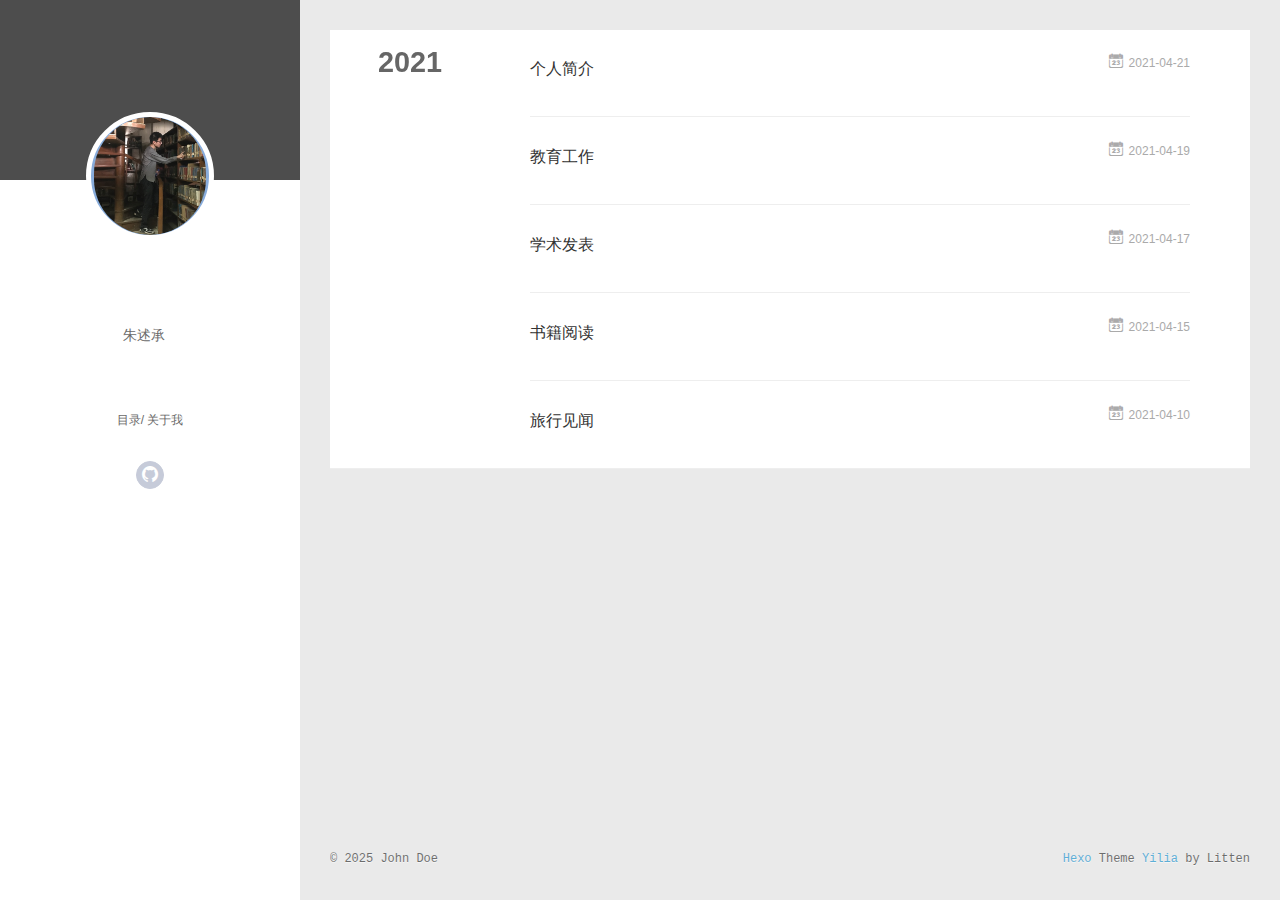
<file: archives/index.html>
<!DOCTYPE html>
<html>
<head>
  <meta charset="utf-8">
  
  <meta name="renderer" content="webkit">
  <meta http-equiv="X-UA-Compatible" content="IE=edge" >
  <link rel="dns-prefetch" href="http://example.com">
  <title>Archives | Hexo</title>
  <meta name="viewport" content="width=device-width, initial-scale=1, maximum-scale=1">
  <meta property="og:type" content="website">
<meta property="og:title" content="Hexo">
<meta property="og:url" content="http://example.com/archives/index.html">
<meta property="og:site_name" content="Hexo">
<meta property="og:locale" content="en_US">
<meta property="article:author" content="John Doe">
<meta name="twitter:card" content="summary">
  
    <link rel="alternative" href="/atom.xml" title="Hexo" type="application/atom+xml">
  
  
    <link rel="icon" href="/favicon.png">
  
  <link rel="stylesheet" type="text/css" href="/./main.0cf68a.css">
  <style type="text/css">
  
    #container.show {
      background: linear-gradient(200deg,#a0cfe4,#e8c37e);
    }
  </style>
  

  

<meta name="generator" content="Hexo 5.4.0"></head>

<body>
  <div id="container" q-class="show:isCtnShow">
    <canvas id="anm-canvas" class="anm-canvas"></canvas>
    <div class="left-col" q-class="show:isShow">
      
<div class="overlay" style="background: #4d4d4d"></div>
<div class="intrude-less">
	<header id="header" class="inner">
		<a href="/" class="profilepic">
			<img src="/assets/avatar.jpg" class="js-avatar show">
		</a>
		<hgroup>
		  <h1 class="header-author"><a href="/"></a></h1>
		</hgroup>
		

		<nav class="header-menu">
			<ul>
			
				<li><a target="_blank" rel="noopener" href="https://zhushucheng.github.io">朱述承</a></li>
	        
			</ul>
		</nav>
		<nav class="header-smart-menu">
    		
    			
    			<a q-on="click: openSlider(e, 'innerArchive')" href="javascript:void(0)">目录</a>
    			
            
    			
    			<a q-on="click: openSlider(e, 'aboutme')" href="javascript:void(0)">关于我</a>
    			
            
		</nav>
		<nav class="header-nav">
			<div class="social">
				
					<a class="github" target="_blank" href="https://github.com/zhushucheng" title="github"><i class="icon-github"></i></a>
		        
			</div>
		</nav>
	</header>		
</div>

    </div>
    <div class="mid-col" q-class="show:isShow,hide:isShow|isFalse">
      
<nav id="mobile-nav">
  	<div class="overlay js-overlay" style="background: #4d4d4d"></div>
	<div class="btnctn js-mobile-btnctn">
  		<div class="slider-trigger list" q-on="click: openSlider(e)"><i class="icon icon-sort"></i></div>
	</div>
	<div class="intrude-less">
		<header id="header" class="inner">
			<div class="profilepic">
				<img src="/assets/avatar.jpg" class="js-avatar">
			</div>
			<hgroup>
			  <h1 class="header-author js-header-author"></h1>
			</hgroup>
			
			
			
				
			
			
			
			<nav class="header-nav">
				<div class="social">
					
						<a class="github" target="_blank" href="https://github.com/zhushucheng" title="github"><i class="icon-github"></i></a>
			        
				</div>
			</nav>

			<nav class="header-menu js-header-menu">
				<ul style="width: 50%">
				
				
					<li style="width: 100%"><a target="_blank" rel="noopener" href="https://zhushucheng.github.io">朱述承</a></li>
		        
				</ul>
			</nav>
		</header>				
	</div>
	<div class="mobile-mask" style="display:none" q-show="isShow"></div>
</nav>

      <div id="wrapper" class="body-wrap">
        <div class="menu-l">
          <div class="canvas-wrap">
            <canvas data-colors="#eaeaea" data-sectionHeight="100" data-contentId="js-content" id="myCanvas1" class="anm-canvas"></canvas>
          </div>
          <div id="js-content" class="content-ll">
            
  
  
    
    
      
      
      <section class="archives-wrap">
        <div class="archive-year-wrap">
          <a href="/archives/2021" class="archive-year">2021</a>
        </div>
        <div class="archives">
    
    <article class="archive-article archive-type-post">
  <div class="archive-article-inner">
    <header class="archive-article-header">
      	<div class="article-meta">
	      	<a href="/2021/04/21/%E4%B8%AA%E4%BA%BA%E7%AE%80%E4%BB%8B/" class="archive-article-date">
  	<time datetime="2021-04-20T16:00:00.000Z" itemprop="datePublished"><i class="icon-calendar icon"></i>2021-04-21</time>
</a>
        </div>
    	 
  
    <h1 itemprop="name">
      <a class="archive-article-title" href="/2021/04/21/%E4%B8%AA%E4%BA%BA%E7%AE%80%E4%BB%8B/">个人简介</a>
    </h1>
  

        <div class="article-info info-on-right">
          
          

        </div>
        <div class="clearfix"></div>
    </header>
  </div>
</article>
  
    
    
    <article class="archive-article archive-type-post">
  <div class="archive-article-inner">
    <header class="archive-article-header">
      	<div class="article-meta">
	      	<a href="/2021/04/19/%E6%95%99%E8%82%B2%E5%B7%A5%E4%BD%9C/" class="archive-article-date">
  	<time datetime="2021-04-18T16:00:00.000Z" itemprop="datePublished"><i class="icon-calendar icon"></i>2021-04-19</time>
</a>
        </div>
    	 
  
    <h1 itemprop="name">
      <a class="archive-article-title" href="/2021/04/19/%E6%95%99%E8%82%B2%E5%B7%A5%E4%BD%9C/">教育工作</a>
    </h1>
  

        <div class="article-info info-on-right">
          
          

        </div>
        <div class="clearfix"></div>
    </header>
  </div>
</article>
  
    
    
    <article class="archive-article archive-type-post">
  <div class="archive-article-inner">
    <header class="archive-article-header">
      	<div class="article-meta">
	      	<a href="/2021/04/17/%E5%AD%A6%E6%9C%AF%E5%8F%91%E8%A1%A8/" class="archive-article-date">
  	<time datetime="2021-04-16T16:00:00.000Z" itemprop="datePublished"><i class="icon-calendar icon"></i>2021-04-17</time>
</a>
        </div>
    	 
  
    <h1 itemprop="name">
      <a class="archive-article-title" href="/2021/04/17/%E5%AD%A6%E6%9C%AF%E5%8F%91%E8%A1%A8/">学术发表</a>
    </h1>
  

        <div class="article-info info-on-right">
          
          

        </div>
        <div class="clearfix"></div>
    </header>
  </div>
</article>
  
    
    
    <article class="archive-article archive-type-post">
  <div class="archive-article-inner">
    <header class="archive-article-header">
      	<div class="article-meta">
	      	<a href="/2021/04/15/%E4%B9%A6%E7%B1%8D%E9%98%85%E8%AF%BB/" class="archive-article-date">
  	<time datetime="2021-04-14T16:00:00.000Z" itemprop="datePublished"><i class="icon-calendar icon"></i>2021-04-15</time>
</a>
        </div>
    	 
  
    <h1 itemprop="name">
      <a class="archive-article-title" href="/2021/04/15/%E4%B9%A6%E7%B1%8D%E9%98%85%E8%AF%BB/">书籍阅读</a>
    </h1>
  

        <div class="article-info info-on-right">
          
          

        </div>
        <div class="clearfix"></div>
    </header>
  </div>
</article>
  
    
    
    <article class="archive-article archive-type-post">
  <div class="archive-article-inner">
    <header class="archive-article-header">
      	<div class="article-meta">
	      	<a href="/2021/04/10/%E6%97%85%E8%A1%8C%E8%A7%81%E9%97%BB/" class="archive-article-date">
  	<time datetime="2021-04-09T16:00:00.000Z" itemprop="datePublished"><i class="icon-calendar icon"></i>2021-04-10</time>
</a>
        </div>
    	 
  
    <h1 itemprop="name">
      <a class="archive-article-title" href="/2021/04/10/%E6%97%85%E8%A1%8C%E8%A7%81%E9%97%BB/">旅行见闻</a>
    </h1>
  

        <div class="article-info info-on-right">
          
          

        </div>
        <div class="clearfix"></div>
    </header>
  </div>
</article>
  
  
    </div></section>
  

    


          </div>
        </div>
      </div>
      <footer id="footer">
  <div class="outer">
    <div id="footer-info">
    	<div class="footer-left">
    		&copy; 2025 John Doe
    	</div>
      	<div class="footer-right">
      		<a href="http://hexo.io/" target="_blank">Hexo</a>  Theme <a href="https://github.com/litten/hexo-theme-yilia" target="_blank">Yilia</a> by Litten
      	</div>
    </div>
  </div>
</footer>
    </div>
    <script>
	var yiliaConfig = {
		mathjax: false,
		isHome: false,
		isPost: false,
		isArchive: true,
		isTag: false,
		isCategory: false,
		open_in_new: false,
		toc_hide_index: true,
		root: "/",
		innerArchive: true,
		showTags: false
	}
</script>

<script>!function(t){function n(e){if(r[e])return r[e].exports;var i=r[e]={exports:{},id:e,loaded:!1};return t[e].call(i.exports,i,i.exports,n),i.loaded=!0,i.exports}var r={};n.m=t,n.c=r,n.p="./",n(0)}([function(t,n,r){r(195),t.exports=r(191)},function(t,n,r){var e=r(3),i=r(52),o=r(27),u=r(28),c=r(53),f="prototype",a=function(t,n,r){var s,l,h,v,p=t&a.F,d=t&a.G,y=t&a.S,g=t&a.P,b=t&a.B,m=d?e:y?e[n]||(e[n]={}):(e[n]||{})[f],x=d?i:i[n]||(i[n]={}),w=x[f]||(x[f]={});d&&(r=n);for(s in r)l=!p&&m&&void 0!==m[s],h=(l?m:r)[s],v=b&&l?c(h,e):g&&"function"==typeof h?c(Function.call,h):h,m&&u(m,s,h,t&a.U),x[s]!=h&&o(x,s,v),g&&w[s]!=h&&(w[s]=h)};e.core=i,a.F=1,a.G=2,a.S=4,a.P=8,a.B=16,a.W=32,a.U=64,a.R=128,t.exports=a},function(t,n,r){var e=r(6);t.exports=function(t){if(!e(t))throw TypeError(t+" is not an object!");return t}},function(t,n){var r=t.exports="undefined"!=typeof window&&window.Math==Math?window:"undefined"!=typeof self&&self.Math==Math?self:Function("return this")();"number"==typeof __g&&(__g=r)},function(t,n){t.exports=function(t){try{return!!t()}catch(t){return!0}}},function(t,n){var r=t.exports="undefined"!=typeof window&&window.Math==Math?window:"undefined"!=typeof self&&self.Math==Math?self:Function("return this")();"number"==typeof __g&&(__g=r)},function(t,n){t.exports=function(t){return"object"==typeof t?null!==t:"function"==typeof t}},function(t,n,r){var e=r(126)("wks"),i=r(76),o=r(3).Symbol,u="function"==typeof o;(t.exports=function(t){return e[t]||(e[t]=u&&o[t]||(u?o:i)("Symbol."+t))}).store=e},function(t,n){var r={}.hasOwnProperty;t.exports=function(t,n){return r.call(t,n)}},function(t,n,r){var e=r(94),i=r(33);t.exports=function(t){return e(i(t))}},function(t,n,r){t.exports=!r(4)(function(){return 7!=Object.defineProperty({},"a",{get:function(){return 7}}).a})},function(t,n,r){var e=r(2),i=r(167),o=r(50),u=Object.defineProperty;n.f=r(10)?Object.defineProperty:function(t,n,r){if(e(t),n=o(n,!0),e(r),i)try{return u(t,n,r)}catch(t){}if("get"in r||"set"in r)throw TypeError("Accessors not supported!");return"value"in r&&(t[n]=r.value),t}},function(t,n,r){t.exports=!r(18)(function(){return 7!=Object.defineProperty({},"a",{get:function(){return 7}}).a})},function(t,n,r){var e=r(14),i=r(22);t.exports=r(12)?function(t,n,r){return e.f(t,n,i(1,r))}:function(t,n,r){return t[n]=r,t}},function(t,n,r){var e=r(20),i=r(58),o=r(42),u=Object.defineProperty;n.f=r(12)?Object.defineProperty:function(t,n,r){if(e(t),n=o(n,!0),e(r),i)try{return u(t,n,r)}catch(t){}if("get"in r||"set"in r)throw TypeError("Accessors not supported!");return"value"in r&&(t[n]=r.value),t}},function(t,n,r){var e=r(40)("wks"),i=r(23),o=r(5).Symbol,u="function"==typeof o;(t.exports=function(t){return e[t]||(e[t]=u&&o[t]||(u?o:i)("Symbol."+t))}).store=e},function(t,n,r){var e=r(67),i=Math.min;t.exports=function(t){return t>0?i(e(t),9007199254740991):0}},function(t,n,r){var e=r(46);t.exports=function(t){return Object(e(t))}},function(t,n){t.exports=function(t){try{return!!t()}catch(t){return!0}}},function(t,n,r){var e=r(63),i=r(34);t.exports=Object.keys||function(t){return e(t,i)}},function(t,n,r){var e=r(21);t.exports=function(t){if(!e(t))throw TypeError(t+" is not an object!");return t}},function(t,n){t.exports=function(t){return"object"==typeof t?null!==t:"function"==typeof t}},function(t,n){t.exports=function(t,n){return{enumerable:!(1&t),configurable:!(2&t),writable:!(4&t),value:n}}},function(t,n){var r=0,e=Math.random();t.exports=function(t){return"Symbol(".concat(void 0===t?"":t,")_",(++r+e).toString(36))}},function(t,n){var r={}.hasOwnProperty;t.exports=function(t,n){return r.call(t,n)}},function(t,n){var r=t.exports={version:"2.4.0"};"number"==typeof __e&&(__e=r)},function(t,n){t.exports=function(t){if("function"!=typeof t)throw TypeError(t+" is not a function!");return t}},function(t,n,r){var e=r(11),i=r(66);t.exports=r(10)?function(t,n,r){return e.f(t,n,i(1,r))}:function(t,n,r){return t[n]=r,t}},function(t,n,r){var e=r(3),i=r(27),o=r(24),u=r(76)("src"),c="toString",f=Function[c],a=(""+f).split(c);r(52).inspectSource=function(t){return f.call(t)},(t.exports=function(t,n,r,c){var f="function"==typeof r;f&&(o(r,"name")||i(r,"name",n)),t[n]!==r&&(f&&(o(r,u)||i(r,u,t[n]?""+t[n]:a.join(String(n)))),t===e?t[n]=r:c?t[n]?t[n]=r:i(t,n,r):(delete t[n],i(t,n,r)))})(Function.prototype,c,function(){return"function"==typeof this&&this[u]||f.call(this)})},function(t,n,r){var e=r(1),i=r(4),o=r(46),u=function(t,n,r,e){var i=String(o(t)),u="<"+n;return""!==r&&(u+=" "+r+'="'+String(e).replace(/"/g,"&quot;")+'"'),u+">"+i+"</"+n+">"};t.exports=function(t,n){var r={};r[t]=n(u),e(e.P+e.F*i(function(){var n=""[t]('"');return n!==n.toLowerCase()||n.split('"').length>3}),"String",r)}},function(t,n,r){var e=r(115),i=r(46);t.exports=function(t){return e(i(t))}},function(t,n,r){var e=r(116),i=r(66),o=r(30),u=r(50),c=r(24),f=r(167),a=Object.getOwnPropertyDescriptor;n.f=r(10)?a:function(t,n){if(t=o(t),n=u(n,!0),f)try{return a(t,n)}catch(t){}if(c(t,n))return i(!e.f.call(t,n),t[n])}},function(t,n,r){var e=r(24),i=r(17),o=r(145)("IE_PROTO"),u=Object.prototype;t.exports=Object.getPrototypeOf||function(t){return t=i(t),e(t,o)?t[o]:"function"==typeof t.constructor&&t instanceof t.constructor?t.constructor.prototype:t instanceof Object?u:null}},function(t,n){t.exports=function(t){if(void 0==t)throw TypeError("Can't call method on  "+t);return t}},function(t,n){t.exports="constructor,hasOwnProperty,isPrototypeOf,propertyIsEnumerable,toLocaleString,toString,valueOf".split(",")},function(t,n){t.exports={}},function(t,n){t.exports=!0},function(t,n){n.f={}.propertyIsEnumerable},function(t,n,r){var e=r(14).f,i=r(8),o=r(15)("toStringTag");t.exports=function(t,n,r){t&&!i(t=r?t:t.prototype,o)&&e(t,o,{configurable:!0,value:n})}},function(t,n,r){var e=r(40)("keys"),i=r(23);t.exports=function(t){return e[t]||(e[t]=i(t))}},function(t,n,r){var e=r(5),i="__core-js_shared__",o=e[i]||(e[i]={});t.exports=function(t){return o[t]||(o[t]={})}},function(t,n){var r=Math.ceil,e=Math.floor;t.exports=function(t){return isNaN(t=+t)?0:(t>0?e:r)(t)}},function(t,n,r){var e=r(21);t.exports=function(t,n){if(!e(t))return t;var r,i;if(n&&"function"==typeof(r=t.toString)&&!e(i=r.call(t)))return i;if("function"==typeof(r=t.valueOf)&&!e(i=r.call(t)))return i;if(!n&&"function"==typeof(r=t.toString)&&!e(i=r.call(t)))return i;throw TypeError("Can't convert object to primitive value")}},function(t,n,r){var e=r(5),i=r(25),o=r(36),u=r(44),c=r(14).f;t.exports=function(t){var n=i.Symbol||(i.Symbol=o?{}:e.Symbol||{});"_"==t.charAt(0)||t in n||c(n,t,{value:u.f(t)})}},function(t,n,r){n.f=r(15)},function(t,n){var r={}.toString;t.exports=function(t){return r.call(t).slice(8,-1)}},function(t,n){t.exports=function(t){if(void 0==t)throw TypeError("Can't call method on  "+t);return t}},function(t,n,r){var e=r(4);t.exports=function(t,n){return!!t&&e(function(){n?t.call(null,function(){},1):t.call(null)})}},function(t,n,r){var e=r(53),i=r(115),o=r(17),u=r(16),c=r(203);t.exports=function(t,n){var r=1==t,f=2==t,a=3==t,s=4==t,l=6==t,h=5==t||l,v=n||c;return function(n,c,p){for(var d,y,g=o(n),b=i(g),m=e(c,p,3),x=u(b.length),w=0,S=r?v(n,x):f?v(n,0):void 0;x>w;w++)if((h||w in b)&&(d=b[w],y=m(d,w,g),t))if(r)S[w]=y;else if(y)switch(t){case 3:return!0;case 5:return d;case 6:return w;case 2:S.push(d)}else if(s)return!1;return l?-1:a||s?s:S}}},function(t,n,r){var e=r(1),i=r(52),o=r(4);t.exports=function(t,n){var r=(i.Object||{})[t]||Object[t],u={};u[t]=n(r),e(e.S+e.F*o(function(){r(1)}),"Object",u)}},function(t,n,r){var e=r(6);t.exports=function(t,n){if(!e(t))return t;var r,i;if(n&&"function"==typeof(r=t.toString)&&!e(i=r.call(t)))return i;if("function"==typeof(r=t.valueOf)&&!e(i=r.call(t)))return i;if(!n&&"function"==typeof(r=t.toString)&&!e(i=r.call(t)))return i;throw TypeError("Can't convert object to primitive value")}},function(t,n,r){var e=r(5),i=r(25),o=r(91),u=r(13),c="prototype",f=function(t,n,r){var a,s,l,h=t&f.F,v=t&f.G,p=t&f.S,d=t&f.P,y=t&f.B,g=t&f.W,b=v?i:i[n]||(i[n]={}),m=b[c],x=v?e:p?e[n]:(e[n]||{})[c];v&&(r=n);for(a in r)(s=!h&&x&&void 0!==x[a])&&a in b||(l=s?x[a]:r[a],b[a]=v&&"function"!=typeof x[a]?r[a]:y&&s?o(l,e):g&&x[a]==l?function(t){var n=function(n,r,e){if(this instanceof t){switch(arguments.length){case 0:return new t;case 1:return new t(n);case 2:return new t(n,r)}return new t(n,r,e)}return t.apply(this,arguments)};return n[c]=t[c],n}(l):d&&"function"==typeof l?o(Function.call,l):l,d&&((b.virtual||(b.virtual={}))[a]=l,t&f.R&&m&&!m[a]&&u(m,a,l)))};f.F=1,f.G=2,f.S=4,f.P=8,f.B=16,f.W=32,f.U=64,f.R=128,t.exports=f},function(t,n){var r=t.exports={version:"2.4.0"};"number"==typeof __e&&(__e=r)},function(t,n,r){var e=r(26);t.exports=function(t,n,r){if(e(t),void 0===n)return t;switch(r){case 1:return function(r){return t.call(n,r)};case 2:return function(r,e){return t.call(n,r,e)};case 3:return function(r,e,i){return t.call(n,r,e,i)}}return function(){return t.apply(n,arguments)}}},function(t,n,r){var e=r(183),i=r(1),o=r(126)("metadata"),u=o.store||(o.store=new(r(186))),c=function(t,n,r){var i=u.get(t);if(!i){if(!r)return;u.set(t,i=new e)}var o=i.get(n);if(!o){if(!r)return;i.set(n,o=new e)}return o},f=function(t,n,r){var e=c(n,r,!1);return void 0!==e&&e.has(t)},a=function(t,n,r){var e=c(n,r,!1);return void 0===e?void 0:e.get(t)},s=function(t,n,r,e){c(r,e,!0).set(t,n)},l=function(t,n){var r=c(t,n,!1),e=[];return r&&r.forEach(function(t,n){e.push(n)}),e},h=function(t){return void 0===t||"symbol"==typeof t?t:String(t)},v=function(t){i(i.S,"Reflect",t)};t.exports={store:u,map:c,has:f,get:a,set:s,keys:l,key:h,exp:v}},function(t,n,r){"use strict";if(r(10)){var e=r(69),i=r(3),o=r(4),u=r(1),c=r(127),f=r(152),a=r(53),s=r(68),l=r(66),h=r(27),v=r(73),p=r(67),d=r(16),y=r(75),g=r(50),b=r(24),m=r(180),x=r(114),w=r(6),S=r(17),_=r(137),O=r(70),E=r(32),P=r(71).f,j=r(154),F=r(76),M=r(7),A=r(48),N=r(117),T=r(146),I=r(155),k=r(80),L=r(123),R=r(74),C=r(130),D=r(160),U=r(11),W=r(31),G=U.f,B=W.f,V=i.RangeError,z=i.TypeError,q=i.Uint8Array,K="ArrayBuffer",J="Shared"+K,Y="BYTES_PER_ELEMENT",H="prototype",$=Array[H],X=f.ArrayBuffer,Q=f.DataView,Z=A(0),tt=A(2),nt=A(3),rt=A(4),et=A(5),it=A(6),ot=N(!0),ut=N(!1),ct=I.values,ft=I.keys,at=I.entries,st=$.lastIndexOf,lt=$.reduce,ht=$.reduceRight,vt=$.join,pt=$.sort,dt=$.slice,yt=$.toString,gt=$.toLocaleString,bt=M("iterator"),mt=M("toStringTag"),xt=F("typed_constructor"),wt=F("def_constructor"),St=c.CONSTR,_t=c.TYPED,Ot=c.VIEW,Et="Wrong length!",Pt=A(1,function(t,n){return Tt(T(t,t[wt]),n)}),jt=o(function(){return 1===new q(new Uint16Array([1]).buffer)[0]}),Ft=!!q&&!!q[H].set&&o(function(){new q(1).set({})}),Mt=function(t,n){if(void 0===t)throw z(Et);var r=+t,e=d(t);if(n&&!m(r,e))throw V(Et);return e},At=function(t,n){var r=p(t);if(r<0||r%n)throw V("Wrong offset!");return r},Nt=function(t){if(w(t)&&_t in t)return t;throw z(t+" is not a typed array!")},Tt=function(t,n){if(!(w(t)&&xt in t))throw z("It is not a typed array constructor!");return new t(n)},It=function(t,n){return kt(T(t,t[wt]),n)},kt=function(t,n){for(var r=0,e=n.length,i=Tt(t,e);e>r;)i[r]=n[r++];return i},Lt=function(t,n,r){G(t,n,{get:function(){return this._d[r]}})},Rt=function(t){var n,r,e,i,o,u,c=S(t),f=arguments.length,s=f>1?arguments[1]:void 0,l=void 0!==s,h=j(c);if(void 0!=h&&!_(h)){for(u=h.call(c),e=[],n=0;!(o=u.next()).done;n++)e.push(o.value);c=e}for(l&&f>2&&(s=a(s,arguments[2],2)),n=0,r=d(c.length),i=Tt(this,r);r>n;n++)i[n]=l?s(c[n],n):c[n];return i},Ct=function(){for(var t=0,n=arguments.length,r=Tt(this,n);n>t;)r[t]=arguments[t++];return r},Dt=!!q&&o(function(){gt.call(new q(1))}),Ut=function(){return gt.apply(Dt?dt.call(Nt(this)):Nt(this),arguments)},Wt={copyWithin:function(t,n){return D.call(Nt(this),t,n,arguments.length>2?arguments[2]:void 0)},every:function(t){return rt(Nt(this),t,arguments.length>1?arguments[1]:void 0)},fill:function(t){return C.apply(Nt(this),arguments)},filter:function(t){return It(this,tt(Nt(this),t,arguments.length>1?arguments[1]:void 0))},find:function(t){return et(Nt(this),t,arguments.length>1?arguments[1]:void 0)},findIndex:function(t){return it(Nt(this),t,arguments.length>1?arguments[1]:void 0)},forEach:function(t){Z(Nt(this),t,arguments.length>1?arguments[1]:void 0)},indexOf:function(t){return ut(Nt(this),t,arguments.length>1?arguments[1]:void 0)},includes:function(t){return ot(Nt(this),t,arguments.length>1?arguments[1]:void 0)},join:function(t){return vt.apply(Nt(this),arguments)},lastIndexOf:function(t){return st.apply(Nt(this),arguments)},map:function(t){return Pt(Nt(this),t,arguments.length>1?arguments[1]:void 0)},reduce:function(t){return lt.apply(Nt(this),arguments)},reduceRight:function(t){return ht.apply(Nt(this),arguments)},reverse:function(){for(var t,n=this,r=Nt(n).length,e=Math.floor(r/2),i=0;i<e;)t=n[i],n[i++]=n[--r],n[r]=t;return n},some:function(t){return nt(Nt(this),t,arguments.length>1?arguments[1]:void 0)},sort:function(t){return pt.call(Nt(this),t)},subarray:function(t,n){var r=Nt(this),e=r.length,i=y(t,e);return new(T(r,r[wt]))(r.buffer,r.byteOffset+i*r.BYTES_PER_ELEMENT,d((void 0===n?e:y(n,e))-i))}},Gt=function(t,n){return It(this,dt.call(Nt(this),t,n))},Bt=function(t){Nt(this);var n=At(arguments[1],1),r=this.length,e=S(t),i=d(e.length),o=0;if(i+n>r)throw V(Et);for(;o<i;)this[n+o]=e[o++]},Vt={entries:function(){return at.call(Nt(this))},keys:function(){return ft.call(Nt(this))},values:function(){return ct.call(Nt(this))}},zt=function(t,n){return w(t)&&t[_t]&&"symbol"!=typeof n&&n in t&&String(+n)==String(n)},qt=function(t,n){return zt(t,n=g(n,!0))?l(2,t[n]):B(t,n)},Kt=function(t,n,r){return!(zt(t,n=g(n,!0))&&w(r)&&b(r,"value"))||b(r,"get")||b(r,"set")||r.configurable||b(r,"writable")&&!r.writable||b(r,"enumerable")&&!r.enumerable?G(t,n,r):(t[n]=r.value,t)};St||(W.f=qt,U.f=Kt),u(u.S+u.F*!St,"Object",{getOwnPropertyDescriptor:qt,defineProperty:Kt}),o(function(){yt.call({})})&&(yt=gt=function(){return vt.call(this)});var Jt=v({},Wt);v(Jt,Vt),h(Jt,bt,Vt.values),v(Jt,{slice:Gt,set:Bt,constructor:function(){},toString:yt,toLocaleString:Ut}),Lt(Jt,"buffer","b"),Lt(Jt,"byteOffset","o"),Lt(Jt,"byteLength","l"),Lt(Jt,"length","e"),G(Jt,mt,{get:function(){return this[_t]}}),t.exports=function(t,n,r,f){f=!!f;var a=t+(f?"Clamped":"")+"Array",l="Uint8Array"!=a,v="get"+t,p="set"+t,y=i[a],g=y||{},b=y&&E(y),m=!y||!c.ABV,S={},_=y&&y[H],j=function(t,r){var e=t._d;return e.v[v](r*n+e.o,jt)},F=function(t,r,e){var i=t._d;f&&(e=(e=Math.round(e))<0?0:e>255?255:255&e),i.v[p](r*n+i.o,e,jt)},M=function(t,n){G(t,n,{get:function(){return j(this,n)},set:function(t){return F(this,n,t)},enumerable:!0})};m?(y=r(function(t,r,e,i){s(t,y,a,"_d");var o,u,c,f,l=0,v=0;if(w(r)){if(!(r instanceof X||(f=x(r))==K||f==J))return _t in r?kt(y,r):Rt.call(y,r);o=r,v=At(e,n);var p=r.byteLength;if(void 0===i){if(p%n)throw V(Et);if((u=p-v)<0)throw V(Et)}else if((u=d(i)*n)+v>p)throw V(Et);c=u/n}else c=Mt(r,!0),u=c*n,o=new X(u);for(h(t,"_d",{b:o,o:v,l:u,e:c,v:new Q(o)});l<c;)M(t,l++)}),_=y[H]=O(Jt),h(_,"constructor",y)):L(function(t){new y(null),new y(t)},!0)||(y=r(function(t,r,e,i){s(t,y,a);var o;return w(r)?r instanceof X||(o=x(r))==K||o==J?void 0!==i?new g(r,At(e,n),i):void 0!==e?new g(r,At(e,n)):new g(r):_t in r?kt(y,r):Rt.call(y,r):new g(Mt(r,l))}),Z(b!==Function.prototype?P(g).concat(P(b)):P(g),function(t){t in y||h(y,t,g[t])}),y[H]=_,e||(_.constructor=y));var A=_[bt],N=!!A&&("values"==A.name||void 0==A.name),T=Vt.values;h(y,xt,!0),h(_,_t,a),h(_,Ot,!0),h(_,wt,y),(f?new y(1)[mt]==a:mt in _)||G(_,mt,{get:function(){return a}}),S[a]=y,u(u.G+u.W+u.F*(y!=g),S),u(u.S,a,{BYTES_PER_ELEMENT:n,from:Rt,of:Ct}),Y in _||h(_,Y,n),u(u.P,a,Wt),R(a),u(u.P+u.F*Ft,a,{set:Bt}),u(u.P+u.F*!N,a,Vt),u(u.P+u.F*(_.toString!=yt),a,{toString:yt}),u(u.P+u.F*o(function(){new y(1).slice()}),a,{slice:Gt}),u(u.P+u.F*(o(function(){return[1,2].toLocaleString()!=new y([1,2]).toLocaleString()})||!o(function(){_.toLocaleString.call([1,2])})),a,{toLocaleString:Ut}),k[a]=N?A:T,e||N||h(_,bt,T)}}else t.exports=function(){}},function(t,n){var r={}.toString;t.exports=function(t){return r.call(t).slice(8,-1)}},function(t,n,r){var e=r(21),i=r(5).document,o=e(i)&&e(i.createElement);t.exports=function(t){return o?i.createElement(t):{}}},function(t,n,r){t.exports=!r(12)&&!r(18)(function(){return 7!=Object.defineProperty(r(57)("div"),"a",{get:function(){return 7}}).a})},function(t,n,r){"use strict";var e=r(36),i=r(51),o=r(64),u=r(13),c=r(8),f=r(35),a=r(96),s=r(38),l=r(103),h=r(15)("iterator"),v=!([].keys&&"next"in[].keys()),p="keys",d="values",y=function(){return this};t.exports=function(t,n,r,g,b,m,x){a(r,n,g);var w,S,_,O=function(t){if(!v&&t in F)return F[t];switch(t){case p:case d:return function(){return new r(this,t)}}return function(){return new r(this,t)}},E=n+" Iterator",P=b==d,j=!1,F=t.prototype,M=F[h]||F["@@iterator"]||b&&F[b],A=M||O(b),N=b?P?O("entries"):A:void 0,T="Array"==n?F.entries||M:M;if(T&&(_=l(T.call(new t)))!==Object.prototype&&(s(_,E,!0),e||c(_,h)||u(_,h,y)),P&&M&&M.name!==d&&(j=!0,A=function(){return M.call(this)}),e&&!x||!v&&!j&&F[h]||u(F,h,A),f[n]=A,f[E]=y,b)if(w={values:P?A:O(d),keys:m?A:O(p),entries:N},x)for(S in w)S in F||o(F,S,w[S]);else i(i.P+i.F*(v||j),n,w);return w}},function(t,n,r){var e=r(20),i=r(100),o=r(34),u=r(39)("IE_PROTO"),c=function(){},f="prototype",a=function(){var t,n=r(57)("iframe"),e=o.length;for(n.style.display="none",r(93).appendChild(n),n.src="javascript:",t=n.contentWindow.document,t.open(),t.write("<script>document.F=Object<\/script>"),t.close(),a=t.F;e--;)delete a[f][o[e]];return a()};t.exports=Object.create||function(t,n){var r;return null!==t?(c[f]=e(t),r=new c,c[f]=null,r[u]=t):r=a(),void 0===n?r:i(r,n)}},function(t,n,r){var e=r(63),i=r(34).concat("length","prototype");n.f=Object.getOwnPropertyNames||function(t){return e(t,i)}},function(t,n){n.f=Object.getOwnPropertySymbols},function(t,n,r){var e=r(8),i=r(9),o=r(90)(!1),u=r(39)("IE_PROTO");t.exports=function(t,n){var r,c=i(t),f=0,a=[];for(r in c)r!=u&&e(c,r)&&a.push(r);for(;n.length>f;)e(c,r=n[f++])&&(~o(a,r)||a.push(r));return a}},function(t,n,r){t.exports=r(13)},function(t,n,r){var e=r(76)("meta"),i=r(6),o=r(24),u=r(11).f,c=0,f=Object.isExtensible||function(){return!0},a=!r(4)(function(){return f(Object.preventExtensions({}))}),s=function(t){u(t,e,{value:{i:"O"+ ++c,w:{}}})},l=function(t,n){if(!i(t))return"symbol"==typeof t?t:("string"==typeof t?"S":"P")+t;if(!o(t,e)){if(!f(t))return"F";if(!n)return"E";s(t)}return t[e].i},h=function(t,n){if(!o(t,e)){if(!f(t))return!0;if(!n)return!1;s(t)}return t[e].w},v=function(t){return a&&p.NEED&&f(t)&&!o(t,e)&&s(t),t},p=t.exports={KEY:e,NEED:!1,fastKey:l,getWeak:h,onFreeze:v}},function(t,n){t.exports=function(t,n){return{enumerable:!(1&t),configurable:!(2&t),writable:!(4&t),value:n}}},function(t,n){var r=Math.ceil,e=Math.floor;t.exports=function(t){return isNaN(t=+t)?0:(t>0?e:r)(t)}},function(t,n){t.exports=function(t,n,r,e){if(!(t instanceof n)||void 0!==e&&e in t)throw TypeError(r+": incorrect invocation!");return t}},function(t,n){t.exports=!1},function(t,n,r){var e=r(2),i=r(173),o=r(133),u=r(145)("IE_PROTO"),c=function(){},f="prototype",a=function(){var t,n=r(132)("iframe"),e=o.length;for(n.style.display="none",r(135).appendChild(n),n.src="javascript:",t=n.contentWindow.document,t.open(),t.write("<script>document.F=Object<\/script>"),t.close(),a=t.F;e--;)delete a[f][o[e]];return a()};t.exports=Object.create||function(t,n){var r;return null!==t?(c[f]=e(t),r=new c,c[f]=null,r[u]=t):r=a(),void 0===n?r:i(r,n)}},function(t,n,r){var e=r(175),i=r(133).concat("length","prototype");n.f=Object.getOwnPropertyNames||function(t){return e(t,i)}},function(t,n,r){var e=r(175),i=r(133);t.exports=Object.keys||function(t){return e(t,i)}},function(t,n,r){var e=r(28);t.exports=function(t,n,r){for(var i in n)e(t,i,n[i],r);return t}},function(t,n,r){"use strict";var e=r(3),i=r(11),o=r(10),u=r(7)("species");t.exports=function(t){var n=e[t];o&&n&&!n[u]&&i.f(n,u,{configurable:!0,get:function(){return this}})}},function(t,n,r){var e=r(67),i=Math.max,o=Math.min;t.exports=function(t,n){return t=e(t),t<0?i(t+n,0):o(t,n)}},function(t,n){var r=0,e=Math.random();t.exports=function(t){return"Symbol(".concat(void 0===t?"":t,")_",(++r+e).toString(36))}},function(t,n,r){var e=r(33);t.exports=function(t){return Object(e(t))}},function(t,n,r){var e=r(7)("unscopables"),i=Array.prototype;void 0==i[e]&&r(27)(i,e,{}),t.exports=function(t){i[e][t]=!0}},function(t,n,r){var e=r(53),i=r(169),o=r(137),u=r(2),c=r(16),f=r(154),a={},s={},n=t.exports=function(t,n,r,l,h){var v,p,d,y,g=h?function(){return t}:f(t),b=e(r,l,n?2:1),m=0;if("function"!=typeof g)throw TypeError(t+" is not iterable!");if(o(g)){for(v=c(t.length);v>m;m++)if((y=n?b(u(p=t[m])[0],p[1]):b(t[m]))===a||y===s)return y}else for(d=g.call(t);!(p=d.next()).done;)if((y=i(d,b,p.value,n))===a||y===s)return y};n.BREAK=a,n.RETURN=s},function(t,n){t.exports={}},function(t,n,r){var e=r(11).f,i=r(24),o=r(7)("toStringTag");t.exports=function(t,n,r){t&&!i(t=r?t:t.prototype,o)&&e(t,o,{configurable:!0,value:n})}},function(t,n,r){var e=r(1),i=r(46),o=r(4),u=r(150),c="["+u+"]",f="​",a=RegExp("^"+c+c+"*"),s=RegExp(c+c+"*$"),l=function(t,n,r){var i={},c=o(function(){return!!u[t]()||f[t]()!=f}),a=i[t]=c?n(h):u[t];r&&(i[r]=a),e(e.P+e.F*c,"String",i)},h=l.trim=function(t,n){return t=String(i(t)),1&n&&(t=t.replace(a,"")),2&n&&(t=t.replace(s,"")),t};t.exports=l},function(t,n,r){t.exports={default:r(86),__esModule:!0}},function(t,n,r){t.exports={default:r(87),__esModule:!0}},function(t,n,r){"use strict";function e(t){return t&&t.__esModule?t:{default:t}}n.__esModule=!0;var i=r(84),o=e(i),u=r(83),c=e(u),f="function"==typeof c.default&&"symbol"==typeof o.default?function(t){return typeof t}:function(t){return t&&"function"==typeof c.default&&t.constructor===c.default&&t!==c.default.prototype?"symbol":typeof t};n.default="function"==typeof c.default&&"symbol"===f(o.default)?function(t){return void 0===t?"undefined":f(t)}:function(t){return t&&"function"==typeof c.default&&t.constructor===c.default&&t!==c.default.prototype?"symbol":void 0===t?"undefined":f(t)}},function(t,n,r){r(110),r(108),r(111),r(112),t.exports=r(25).Symbol},function(t,n,r){r(109),r(113),t.exports=r(44).f("iterator")},function(t,n){t.exports=function(t){if("function"!=typeof t)throw TypeError(t+" is not a function!");return t}},function(t,n){t.exports=function(){}},function(t,n,r){var e=r(9),i=r(106),o=r(105);t.exports=function(t){return function(n,r,u){var c,f=e(n),a=i(f.length),s=o(u,a);if(t&&r!=r){for(;a>s;)if((c=f[s++])!=c)return!0}else for(;a>s;s++)if((t||s in f)&&f[s]===r)return t||s||0;return!t&&-1}}},function(t,n,r){var e=r(88);t.exports=function(t,n,r){if(e(t),void 0===n)return t;switch(r){case 1:return function(r){return t.call(n,r)};case 2:return function(r,e){return t.call(n,r,e)};case 3:return function(r,e,i){return t.call(n,r,e,i)}}return function(){return t.apply(n,arguments)}}},function(t,n,r){var e=r(19),i=r(62),o=r(37);t.exports=function(t){var n=e(t),r=i.f;if(r)for(var u,c=r(t),f=o.f,a=0;c.length>a;)f.call(t,u=c[a++])&&n.push(u);return n}},function(t,n,r){t.exports=r(5).document&&document.documentElement},function(t,n,r){var e=r(56);t.exports=Object("z").propertyIsEnumerable(0)?Object:function(t){return"String"==e(t)?t.split(""):Object(t)}},function(t,n,r){var e=r(56);t.exports=Array.isArray||function(t){return"Array"==e(t)}},function(t,n,r){"use strict";var e=r(60),i=r(22),o=r(38),u={};r(13)(u,r(15)("iterator"),function(){return this}),t.exports=function(t,n,r){t.prototype=e(u,{next:i(1,r)}),o(t,n+" Iterator")}},function(t,n){t.exports=function(t,n){return{value:n,done:!!t}}},function(t,n,r){var e=r(19),i=r(9);t.exports=function(t,n){for(var r,o=i(t),u=e(o),c=u.length,f=0;c>f;)if(o[r=u[f++]]===n)return r}},function(t,n,r){var e=r(23)("meta"),i=r(21),o=r(8),u=r(14).f,c=0,f=Object.isExtensible||function(){return!0},a=!r(18)(function(){return f(Object.preventExtensions({}))}),s=function(t){u(t,e,{value:{i:"O"+ ++c,w:{}}})},l=function(t,n){if(!i(t))return"symbol"==typeof t?t:("string"==typeof t?"S":"P")+t;if(!o(t,e)){if(!f(t))return"F";if(!n)return"E";s(t)}return t[e].i},h=function(t,n){if(!o(t,e)){if(!f(t))return!0;if(!n)return!1;s(t)}return t[e].w},v=function(t){return a&&p.NEED&&f(t)&&!o(t,e)&&s(t),t},p=t.exports={KEY:e,NEED:!1,fastKey:l,getWeak:h,onFreeze:v}},function(t,n,r){var e=r(14),i=r(20),o=r(19);t.exports=r(12)?Object.defineProperties:function(t,n){i(t);for(var r,u=o(n),c=u.length,f=0;c>f;)e.f(t,r=u[f++],n[r]);return t}},function(t,n,r){var e=r(37),i=r(22),o=r(9),u=r(42),c=r(8),f=r(58),a=Object.getOwnPropertyDescriptor;n.f=r(12)?a:function(t,n){if(t=o(t),n=u(n,!0),f)try{return a(t,n)}catch(t){}if(c(t,n))return i(!e.f.call(t,n),t[n])}},function(t,n,r){var e=r(9),i=r(61).f,o={}.toString,u="object"==typeof window&&window&&Object.getOwnPropertyNames?Object.getOwnPropertyNames(window):[],c=function(t){try{return i(t)}catch(t){return u.slice()}};t.exports.f=function(t){return u&&"[object Window]"==o.call(t)?c(t):i(e(t))}},function(t,n,r){var e=r(8),i=r(77),o=r(39)("IE_PROTO"),u=Object.prototype;t.exports=Object.getPrototypeOf||function(t){return t=i(t),e(t,o)?t[o]:"function"==typeof t.constructor&&t instanceof t.constructor?t.constructor.prototype:t instanceof Object?u:null}},function(t,n,r){var e=r(41),i=r(33);t.exports=function(t){return function(n,r){var o,u,c=String(i(n)),f=e(r),a=c.length;return f<0||f>=a?t?"":void 0:(o=c.charCodeAt(f),o<55296||o>56319||f+1===a||(u=c.charCodeAt(f+1))<56320||u>57343?t?c.charAt(f):o:t?c.slice(f,f+2):u-56320+(o-55296<<10)+65536)}}},function(t,n,r){var e=r(41),i=Math.max,o=Math.min;t.exports=function(t,n){return t=e(t),t<0?i(t+n,0):o(t,n)}},function(t,n,r){var e=r(41),i=Math.min;t.exports=function(t){return t>0?i(e(t),9007199254740991):0}},function(t,n,r){"use strict";var e=r(89),i=r(97),o=r(35),u=r(9);t.exports=r(59)(Array,"Array",function(t,n){this._t=u(t),this._i=0,this._k=n},function(){var t=this._t,n=this._k,r=this._i++;return!t||r>=t.length?(this._t=void 0,i(1)):"keys"==n?i(0,r):"values"==n?i(0,t[r]):i(0,[r,t[r]])},"values"),o.Arguments=o.Array,e("keys"),e("values"),e("entries")},function(t,n){},function(t,n,r){"use strict";var e=r(104)(!0);r(59)(String,"String",function(t){this._t=String(t),this._i=0},function(){var t,n=this._t,r=this._i;return r>=n.length?{value:void 0,done:!0}:(t=e(n,r),this._i+=t.length,{value:t,done:!1})})},function(t,n,r){"use strict";var e=r(5),i=r(8),o=r(12),u=r(51),c=r(64),f=r(99).KEY,a=r(18),s=r(40),l=r(38),h=r(23),v=r(15),p=r(44),d=r(43),y=r(98),g=r(92),b=r(95),m=r(20),x=r(9),w=r(42),S=r(22),_=r(60),O=r(102),E=r(101),P=r(14),j=r(19),F=E.f,M=P.f,A=O.f,N=e.Symbol,T=e.JSON,I=T&&T.stringify,k="prototype",L=v("_hidden"),R=v("toPrimitive"),C={}.propertyIsEnumerable,D=s("symbol-registry"),U=s("symbols"),W=s("op-symbols"),G=Object[k],B="function"==typeof N,V=e.QObject,z=!V||!V[k]||!V[k].findChild,q=o&&a(function(){return 7!=_(M({},"a",{get:function(){return M(this,"a",{value:7}).a}})).a})?function(t,n,r){var e=F(G,n);e&&delete G[n],M(t,n,r),e&&t!==G&&M(G,n,e)}:M,K=function(t){var n=U[t]=_(N[k]);return n._k=t,n},J=B&&"symbol"==typeof N.iterator?function(t){return"symbol"==typeof t}:function(t){return t instanceof N},Y=function(t,n,r){return t===G&&Y(W,n,r),m(t),n=w(n,!0),m(r),i(U,n)?(r.enumerable?(i(t,L)&&t[L][n]&&(t[L][n]=!1),r=_(r,{enumerable:S(0,!1)})):(i(t,L)||M(t,L,S(1,{})),t[L][n]=!0),q(t,n,r)):M(t,n,r)},H=function(t,n){m(t);for(var r,e=g(n=x(n)),i=0,o=e.length;o>i;)Y(t,r=e[i++],n[r]);return t},$=function(t,n){return void 0===n?_(t):H(_(t),n)},X=function(t){var n=C.call(this,t=w(t,!0));return!(this===G&&i(U,t)&&!i(W,t))&&(!(n||!i(this,t)||!i(U,t)||i(this,L)&&this[L][t])||n)},Q=function(t,n){if(t=x(t),n=w(n,!0),t!==G||!i(U,n)||i(W,n)){var r=F(t,n);return!r||!i(U,n)||i(t,L)&&t[L][n]||(r.enumerable=!0),r}},Z=function(t){for(var n,r=A(x(t)),e=[],o=0;r.length>o;)i(U,n=r[o++])||n==L||n==f||e.push(n);return e},tt=function(t){for(var n,r=t===G,e=A(r?W:x(t)),o=[],u=0;e.length>u;)!i(U,n=e[u++])||r&&!i(G,n)||o.push(U[n]);return o};B||(N=function(){if(this instanceof N)throw TypeError("Symbol is not a constructor!");var t=h(arguments.length>0?arguments[0]:void 0),n=function(r){this===G&&n.call(W,r),i(this,L)&&i(this[L],t)&&(this[L][t]=!1),q(this,t,S(1,r))};return o&&z&&q(G,t,{configurable:!0,set:n}),K(t)},c(N[k],"toString",function(){return this._k}),E.f=Q,P.f=Y,r(61).f=O.f=Z,r(37).f=X,r(62).f=tt,o&&!r(36)&&c(G,"propertyIsEnumerable",X,!0),p.f=function(t){return K(v(t))}),u(u.G+u.W+u.F*!B,{Symbol:N});for(var nt="hasInstance,isConcatSpreadable,iterator,match,replace,search,species,split,toPrimitive,toStringTag,unscopables".split(","),rt=0;nt.length>rt;)v(nt[rt++]);for(var nt=j(v.store),rt=0;nt.length>rt;)d(nt[rt++]);u(u.S+u.F*!B,"Symbol",{for:function(t){return i(D,t+="")?D[t]:D[t]=N(t)},keyFor:function(t){if(J(t))return y(D,t);throw TypeError(t+" is not a symbol!")},useSetter:function(){z=!0},useSimple:function(){z=!1}}),u(u.S+u.F*!B,"Object",{create:$,defineProperty:Y,defineProperties:H,getOwnPropertyDescriptor:Q,getOwnPropertyNames:Z,getOwnPropertySymbols:tt}),T&&u(u.S+u.F*(!B||a(function(){var t=N();return"[null]"!=I([t])||"{}"!=I({a:t})||"{}"!=I(Object(t))})),"JSON",{stringify:function(t){if(void 0!==t&&!J(t)){for(var n,r,e=[t],i=1;arguments.length>i;)e.push(arguments[i++]);return n=e[1],"function"==typeof n&&(r=n),!r&&b(n)||(n=function(t,n){if(r&&(n=r.call(this,t,n)),!J(n))return n}),e[1]=n,I.apply(T,e)}}}),N[k][R]||r(13)(N[k],R,N[k].valueOf),l(N,"Symbol"),l(Math,"Math",!0),l(e.JSON,"JSON",!0)},function(t,n,r){r(43)("asyncIterator")},function(t,n,r){r(43)("observable")},function(t,n,r){r(107);for(var e=r(5),i=r(13),o=r(35),u=r(15)("toStringTag"),c=["NodeList","DOMTokenList","MediaList","StyleSheetList","CSSRuleList"],f=0;f<5;f++){var a=c[f],s=e[a],l=s&&s.prototype;l&&!l[u]&&i(l,u,a),o[a]=o.Array}},function(t,n,r){var e=r(45),i=r(7)("toStringTag"),o="Arguments"==e(function(){return arguments}()),u=function(t,n){try{return t[n]}catch(t){}};t.exports=function(t){var n,r,c;return void 0===t?"Undefined":null===t?"Null":"string"==typeof(r=u(n=Object(t),i))?r:o?e(n):"Object"==(c=e(n))&&"function"==typeof n.callee?"Arguments":c}},function(t,n,r){var e=r(45);t.exports=Object("z").propertyIsEnumerable(0)?Object:function(t){return"String"==e(t)?t.split(""):Object(t)}},function(t,n){n.f={}.propertyIsEnumerable},function(t,n,r){var e=r(30),i=r(16),o=r(75);t.exports=function(t){return function(n,r,u){var c,f=e(n),a=i(f.length),s=o(u,a);if(t&&r!=r){for(;a>s;)if((c=f[s++])!=c)return!0}else for(;a>s;s++)if((t||s in f)&&f[s]===r)return t||s||0;return!t&&-1}}},function(t,n,r){"use strict";var e=r(3),i=r(1),o=r(28),u=r(73),c=r(65),f=r(79),a=r(68),s=r(6),l=r(4),h=r(123),v=r(81),p=r(136);t.exports=function(t,n,r,d,y,g){var b=e[t],m=b,x=y?"set":"add",w=m&&m.prototype,S={},_=function(t){var n=w[t];o(w,t,"delete"==t?function(t){return!(g&&!s(t))&&n.call(this,0===t?0:t)}:"has"==t?function(t){return!(g&&!s(t))&&n.call(this,0===t?0:t)}:"get"==t?function(t){return g&&!s(t)?void 0:n.call(this,0===t?0:t)}:"add"==t?function(t){return n.call(this,0===t?0:t),this}:function(t,r){return n.call(this,0===t?0:t,r),this})};if("function"==typeof m&&(g||w.forEach&&!l(function(){(new m).entries().next()}))){var O=new m,E=O[x](g?{}:-0,1)!=O,P=l(function(){O.has(1)}),j=h(function(t){new m(t)}),F=!g&&l(function(){for(var t=new m,n=5;n--;)t[x](n,n);return!t.has(-0)});j||(m=n(function(n,r){a(n,m,t);var e=p(new b,n,m);return void 0!=r&&f(r,y,e[x],e),e}),m.prototype=w,w.constructor=m),(P||F)&&(_("delete"),_("has"),y&&_("get")),(F||E)&&_(x),g&&w.clear&&delete w.clear}else m=d.getConstructor(n,t,y,x),u(m.prototype,r),c.NEED=!0;return v(m,t),S[t]=m,i(i.G+i.W+i.F*(m!=b),S),g||d.setStrong(m,t,y),m}},function(t,n,r){"use strict";var e=r(27),i=r(28),o=r(4),u=r(46),c=r(7);t.exports=function(t,n,r){var f=c(t),a=r(u,f,""[t]),s=a[0],l=a[1];o(function(){var n={};return n[f]=function(){return 7},7!=""[t](n)})&&(i(String.prototype,t,s),e(RegExp.prototype,f,2==n?function(t,n){return l.call(t,this,n)}:function(t){return l.call(t,this)}))}
},function(t,n,r){"use strict";var e=r(2);t.exports=function(){var t=e(this),n="";return t.global&&(n+="g"),t.ignoreCase&&(n+="i"),t.multiline&&(n+="m"),t.unicode&&(n+="u"),t.sticky&&(n+="y"),n}},function(t,n){t.exports=function(t,n,r){var e=void 0===r;switch(n.length){case 0:return e?t():t.call(r);case 1:return e?t(n[0]):t.call(r,n[0]);case 2:return e?t(n[0],n[1]):t.call(r,n[0],n[1]);case 3:return e?t(n[0],n[1],n[2]):t.call(r,n[0],n[1],n[2]);case 4:return e?t(n[0],n[1],n[2],n[3]):t.call(r,n[0],n[1],n[2],n[3])}return t.apply(r,n)}},function(t,n,r){var e=r(6),i=r(45),o=r(7)("match");t.exports=function(t){var n;return e(t)&&(void 0!==(n=t[o])?!!n:"RegExp"==i(t))}},function(t,n,r){var e=r(7)("iterator"),i=!1;try{var o=[7][e]();o.return=function(){i=!0},Array.from(o,function(){throw 2})}catch(t){}t.exports=function(t,n){if(!n&&!i)return!1;var r=!1;try{var o=[7],u=o[e]();u.next=function(){return{done:r=!0}},o[e]=function(){return u},t(o)}catch(t){}return r}},function(t,n,r){t.exports=r(69)||!r(4)(function(){var t=Math.random();__defineSetter__.call(null,t,function(){}),delete r(3)[t]})},function(t,n){n.f=Object.getOwnPropertySymbols},function(t,n,r){var e=r(3),i="__core-js_shared__",o=e[i]||(e[i]={});t.exports=function(t){return o[t]||(o[t]={})}},function(t,n,r){for(var e,i=r(3),o=r(27),u=r(76),c=u("typed_array"),f=u("view"),a=!(!i.ArrayBuffer||!i.DataView),s=a,l=0,h="Int8Array,Uint8Array,Uint8ClampedArray,Int16Array,Uint16Array,Int32Array,Uint32Array,Float32Array,Float64Array".split(",");l<9;)(e=i[h[l++]])?(o(e.prototype,c,!0),o(e.prototype,f,!0)):s=!1;t.exports={ABV:a,CONSTR:s,TYPED:c,VIEW:f}},function(t,n){"use strict";var r={versions:function(){var t=window.navigator.userAgent;return{trident:t.indexOf("Trident")>-1,presto:t.indexOf("Presto")>-1,webKit:t.indexOf("AppleWebKit")>-1,gecko:t.indexOf("Gecko")>-1&&-1==t.indexOf("KHTML"),mobile:!!t.match(/AppleWebKit.*Mobile.*/),ios:!!t.match(/\(i[^;]+;( U;)? CPU.+Mac OS X/),android:t.indexOf("Android")>-1||t.indexOf("Linux")>-1,iPhone:t.indexOf("iPhone")>-1||t.indexOf("Mac")>-1,iPad:t.indexOf("iPad")>-1,webApp:-1==t.indexOf("Safari"),weixin:-1==t.indexOf("MicroMessenger")}}()};t.exports=r},function(t,n,r){"use strict";var e=r(85),i=function(t){return t&&t.__esModule?t:{default:t}}(e),o=function(){function t(t,n,e){return n||e?String.fromCharCode(n||e):r[t]||t}function n(t){return e[t]}var r={"&quot;":'"',"&lt;":"<","&gt;":">","&amp;":"&","&nbsp;":" "},e={};for(var u in r)e[r[u]]=u;return r["&apos;"]="'",e["'"]="&#39;",{encode:function(t){return t?(""+t).replace(/['<> "&]/g,n).replace(/\r?\n/g,"<br/>").replace(/\s/g,"&nbsp;"):""},decode:function(n){return n?(""+n).replace(/<br\s*\/?>/gi,"\n").replace(/&quot;|&lt;|&gt;|&amp;|&nbsp;|&apos;|&#(\d+);|&#(\d+)/g,t).replace(/\u00a0/g," "):""},encodeBase16:function(t){if(!t)return t;t+="";for(var n=[],r=0,e=t.length;e>r;r++)n.push(t.charCodeAt(r).toString(16).toUpperCase());return n.join("")},encodeBase16forJSON:function(t){if(!t)return t;t=t.replace(/[\u4E00-\u9FBF]/gi,function(t){return escape(t).replace("%u","\\u")});for(var n=[],r=0,e=t.length;e>r;r++)n.push(t.charCodeAt(r).toString(16).toUpperCase());return n.join("")},decodeBase16:function(t){if(!t)return t;t+="";for(var n=[],r=0,e=t.length;e>r;r+=2)n.push(String.fromCharCode("0x"+t.slice(r,r+2)));return n.join("")},encodeObject:function(t){if(t instanceof Array)for(var n=0,r=t.length;r>n;n++)t[n]=o.encodeObject(t[n]);else if("object"==(void 0===t?"undefined":(0,i.default)(t)))for(var e in t)t[e]=o.encodeObject(t[e]);else if("string"==typeof t)return o.encode(t);return t},loadScript:function(t){var n=document.createElement("script");document.getElementsByTagName("body")[0].appendChild(n),n.setAttribute("src",t)},addLoadEvent:function(t){var n=window.onload;"function"!=typeof window.onload?window.onload=t:window.onload=function(){n(),t()}}}}();t.exports=o},function(t,n,r){"use strict";var e=r(17),i=r(75),o=r(16);t.exports=function(t){for(var n=e(this),r=o(n.length),u=arguments.length,c=i(u>1?arguments[1]:void 0,r),f=u>2?arguments[2]:void 0,a=void 0===f?r:i(f,r);a>c;)n[c++]=t;return n}},function(t,n,r){"use strict";var e=r(11),i=r(66);t.exports=function(t,n,r){n in t?e.f(t,n,i(0,r)):t[n]=r}},function(t,n,r){var e=r(6),i=r(3).document,o=e(i)&&e(i.createElement);t.exports=function(t){return o?i.createElement(t):{}}},function(t,n){t.exports="constructor,hasOwnProperty,isPrototypeOf,propertyIsEnumerable,toLocaleString,toString,valueOf".split(",")},function(t,n,r){var e=r(7)("match");t.exports=function(t){var n=/./;try{"/./"[t](n)}catch(r){try{return n[e]=!1,!"/./"[t](n)}catch(t){}}return!0}},function(t,n,r){t.exports=r(3).document&&document.documentElement},function(t,n,r){var e=r(6),i=r(144).set;t.exports=function(t,n,r){var o,u=n.constructor;return u!==r&&"function"==typeof u&&(o=u.prototype)!==r.prototype&&e(o)&&i&&i(t,o),t}},function(t,n,r){var e=r(80),i=r(7)("iterator"),o=Array.prototype;t.exports=function(t){return void 0!==t&&(e.Array===t||o[i]===t)}},function(t,n,r){var e=r(45);t.exports=Array.isArray||function(t){return"Array"==e(t)}},function(t,n,r){"use strict";var e=r(70),i=r(66),o=r(81),u={};r(27)(u,r(7)("iterator"),function(){return this}),t.exports=function(t,n,r){t.prototype=e(u,{next:i(1,r)}),o(t,n+" Iterator")}},function(t,n,r){"use strict";var e=r(69),i=r(1),o=r(28),u=r(27),c=r(24),f=r(80),a=r(139),s=r(81),l=r(32),h=r(7)("iterator"),v=!([].keys&&"next"in[].keys()),p="keys",d="values",y=function(){return this};t.exports=function(t,n,r,g,b,m,x){a(r,n,g);var w,S,_,O=function(t){if(!v&&t in F)return F[t];switch(t){case p:case d:return function(){return new r(this,t)}}return function(){return new r(this,t)}},E=n+" Iterator",P=b==d,j=!1,F=t.prototype,M=F[h]||F["@@iterator"]||b&&F[b],A=M||O(b),N=b?P?O("entries"):A:void 0,T="Array"==n?F.entries||M:M;if(T&&(_=l(T.call(new t)))!==Object.prototype&&(s(_,E,!0),e||c(_,h)||u(_,h,y)),P&&M&&M.name!==d&&(j=!0,A=function(){return M.call(this)}),e&&!x||!v&&!j&&F[h]||u(F,h,A),f[n]=A,f[E]=y,b)if(w={values:P?A:O(d),keys:m?A:O(p),entries:N},x)for(S in w)S in F||o(F,S,w[S]);else i(i.P+i.F*(v||j),n,w);return w}},function(t,n){var r=Math.expm1;t.exports=!r||r(10)>22025.465794806718||r(10)<22025.465794806718||-2e-17!=r(-2e-17)?function(t){return 0==(t=+t)?t:t>-1e-6&&t<1e-6?t+t*t/2:Math.exp(t)-1}:r},function(t,n){t.exports=Math.sign||function(t){return 0==(t=+t)||t!=t?t:t<0?-1:1}},function(t,n,r){var e=r(3),i=r(151).set,o=e.MutationObserver||e.WebKitMutationObserver,u=e.process,c=e.Promise,f="process"==r(45)(u);t.exports=function(){var t,n,r,a=function(){var e,i;for(f&&(e=u.domain)&&e.exit();t;){i=t.fn,t=t.next;try{i()}catch(e){throw t?r():n=void 0,e}}n=void 0,e&&e.enter()};if(f)r=function(){u.nextTick(a)};else if(o){var s=!0,l=document.createTextNode("");new o(a).observe(l,{characterData:!0}),r=function(){l.data=s=!s}}else if(c&&c.resolve){var h=c.resolve();r=function(){h.then(a)}}else r=function(){i.call(e,a)};return function(e){var i={fn:e,next:void 0};n&&(n.next=i),t||(t=i,r()),n=i}}},function(t,n,r){var e=r(6),i=r(2),o=function(t,n){if(i(t),!e(n)&&null!==n)throw TypeError(n+": can't set as prototype!")};t.exports={set:Object.setPrototypeOf||("__proto__"in{}?function(t,n,e){try{e=r(53)(Function.call,r(31).f(Object.prototype,"__proto__").set,2),e(t,[]),n=!(t instanceof Array)}catch(t){n=!0}return function(t,r){return o(t,r),n?t.__proto__=r:e(t,r),t}}({},!1):void 0),check:o}},function(t,n,r){var e=r(126)("keys"),i=r(76);t.exports=function(t){return e[t]||(e[t]=i(t))}},function(t,n,r){var e=r(2),i=r(26),o=r(7)("species");t.exports=function(t,n){var r,u=e(t).constructor;return void 0===u||void 0==(r=e(u)[o])?n:i(r)}},function(t,n,r){var e=r(67),i=r(46);t.exports=function(t){return function(n,r){var o,u,c=String(i(n)),f=e(r),a=c.length;return f<0||f>=a?t?"":void 0:(o=c.charCodeAt(f),o<55296||o>56319||f+1===a||(u=c.charCodeAt(f+1))<56320||u>57343?t?c.charAt(f):o:t?c.slice(f,f+2):u-56320+(o-55296<<10)+65536)}}},function(t,n,r){var e=r(122),i=r(46);t.exports=function(t,n,r){if(e(n))throw TypeError("String#"+r+" doesn't accept regex!");return String(i(t))}},function(t,n,r){"use strict";var e=r(67),i=r(46);t.exports=function(t){var n=String(i(this)),r="",o=e(t);if(o<0||o==1/0)throw RangeError("Count can't be negative");for(;o>0;(o>>>=1)&&(n+=n))1&o&&(r+=n);return r}},function(t,n){t.exports="\t\n\v\f\r   ᠎             　\u2028\u2029\ufeff"},function(t,n,r){var e,i,o,u=r(53),c=r(121),f=r(135),a=r(132),s=r(3),l=s.process,h=s.setImmediate,v=s.clearImmediate,p=s.MessageChannel,d=0,y={},g="onreadystatechange",b=function(){var t=+this;if(y.hasOwnProperty(t)){var n=y[t];delete y[t],n()}},m=function(t){b.call(t.data)};h&&v||(h=function(t){for(var n=[],r=1;arguments.length>r;)n.push(arguments[r++]);return y[++d]=function(){c("function"==typeof t?t:Function(t),n)},e(d),d},v=function(t){delete y[t]},"process"==r(45)(l)?e=function(t){l.nextTick(u(b,t,1))}:p?(i=new p,o=i.port2,i.port1.onmessage=m,e=u(o.postMessage,o,1)):s.addEventListener&&"function"==typeof postMessage&&!s.importScripts?(e=function(t){s.postMessage(t+"","*")},s.addEventListener("message",m,!1)):e=g in a("script")?function(t){f.appendChild(a("script"))[g]=function(){f.removeChild(this),b.call(t)}}:function(t){setTimeout(u(b,t,1),0)}),t.exports={set:h,clear:v}},function(t,n,r){"use strict";var e=r(3),i=r(10),o=r(69),u=r(127),c=r(27),f=r(73),a=r(4),s=r(68),l=r(67),h=r(16),v=r(71).f,p=r(11).f,d=r(130),y=r(81),g="ArrayBuffer",b="DataView",m="prototype",x="Wrong length!",w="Wrong index!",S=e[g],_=e[b],O=e.Math,E=e.RangeError,P=e.Infinity,j=S,F=O.abs,M=O.pow,A=O.floor,N=O.log,T=O.LN2,I="buffer",k="byteLength",L="byteOffset",R=i?"_b":I,C=i?"_l":k,D=i?"_o":L,U=function(t,n,r){var e,i,o,u=Array(r),c=8*r-n-1,f=(1<<c)-1,a=f>>1,s=23===n?M(2,-24)-M(2,-77):0,l=0,h=t<0||0===t&&1/t<0?1:0;for(t=F(t),t!=t||t===P?(i=t!=t?1:0,e=f):(e=A(N(t)/T),t*(o=M(2,-e))<1&&(e--,o*=2),t+=e+a>=1?s/o:s*M(2,1-a),t*o>=2&&(e++,o/=2),e+a>=f?(i=0,e=f):e+a>=1?(i=(t*o-1)*M(2,n),e+=a):(i=t*M(2,a-1)*M(2,n),e=0));n>=8;u[l++]=255&i,i/=256,n-=8);for(e=e<<n|i,c+=n;c>0;u[l++]=255&e,e/=256,c-=8);return u[--l]|=128*h,u},W=function(t,n,r){var e,i=8*r-n-1,o=(1<<i)-1,u=o>>1,c=i-7,f=r-1,a=t[f--],s=127&a;for(a>>=7;c>0;s=256*s+t[f],f--,c-=8);for(e=s&(1<<-c)-1,s>>=-c,c+=n;c>0;e=256*e+t[f],f--,c-=8);if(0===s)s=1-u;else{if(s===o)return e?NaN:a?-P:P;e+=M(2,n),s-=u}return(a?-1:1)*e*M(2,s-n)},G=function(t){return t[3]<<24|t[2]<<16|t[1]<<8|t[0]},B=function(t){return[255&t]},V=function(t){return[255&t,t>>8&255]},z=function(t){return[255&t,t>>8&255,t>>16&255,t>>24&255]},q=function(t){return U(t,52,8)},K=function(t){return U(t,23,4)},J=function(t,n,r){p(t[m],n,{get:function(){return this[r]}})},Y=function(t,n,r,e){var i=+r,o=l(i);if(i!=o||o<0||o+n>t[C])throw E(w);var u=t[R]._b,c=o+t[D],f=u.slice(c,c+n);return e?f:f.reverse()},H=function(t,n,r,e,i,o){var u=+r,c=l(u);if(u!=c||c<0||c+n>t[C])throw E(w);for(var f=t[R]._b,a=c+t[D],s=e(+i),h=0;h<n;h++)f[a+h]=s[o?h:n-h-1]},$=function(t,n){s(t,S,g);var r=+n,e=h(r);if(r!=e)throw E(x);return e};if(u.ABV){if(!a(function(){new S})||!a(function(){new S(.5)})){S=function(t){return new j($(this,t))};for(var X,Q=S[m]=j[m],Z=v(j),tt=0;Z.length>tt;)(X=Z[tt++])in S||c(S,X,j[X]);o||(Q.constructor=S)}var nt=new _(new S(2)),rt=_[m].setInt8;nt.setInt8(0,2147483648),nt.setInt8(1,2147483649),!nt.getInt8(0)&&nt.getInt8(1)||f(_[m],{setInt8:function(t,n){rt.call(this,t,n<<24>>24)},setUint8:function(t,n){rt.call(this,t,n<<24>>24)}},!0)}else S=function(t){var n=$(this,t);this._b=d.call(Array(n),0),this[C]=n},_=function(t,n,r){s(this,_,b),s(t,S,b);var e=t[C],i=l(n);if(i<0||i>e)throw E("Wrong offset!");if(r=void 0===r?e-i:h(r),i+r>e)throw E(x);this[R]=t,this[D]=i,this[C]=r},i&&(J(S,k,"_l"),J(_,I,"_b"),J(_,k,"_l"),J(_,L,"_o")),f(_[m],{getInt8:function(t){return Y(this,1,t)[0]<<24>>24},getUint8:function(t){return Y(this,1,t)[0]},getInt16:function(t){var n=Y(this,2,t,arguments[1]);return(n[1]<<8|n[0])<<16>>16},getUint16:function(t){var n=Y(this,2,t,arguments[1]);return n[1]<<8|n[0]},getInt32:function(t){return G(Y(this,4,t,arguments[1]))},getUint32:function(t){return G(Y(this,4,t,arguments[1]))>>>0},getFloat32:function(t){return W(Y(this,4,t,arguments[1]),23,4)},getFloat64:function(t){return W(Y(this,8,t,arguments[1]),52,8)},setInt8:function(t,n){H(this,1,t,B,n)},setUint8:function(t,n){H(this,1,t,B,n)},setInt16:function(t,n){H(this,2,t,V,n,arguments[2])},setUint16:function(t,n){H(this,2,t,V,n,arguments[2])},setInt32:function(t,n){H(this,4,t,z,n,arguments[2])},setUint32:function(t,n){H(this,4,t,z,n,arguments[2])},setFloat32:function(t,n){H(this,4,t,K,n,arguments[2])},setFloat64:function(t,n){H(this,8,t,q,n,arguments[2])}});y(S,g),y(_,b),c(_[m],u.VIEW,!0),n[g]=S,n[b]=_},function(t,n,r){var e=r(3),i=r(52),o=r(69),u=r(182),c=r(11).f;t.exports=function(t){var n=i.Symbol||(i.Symbol=o?{}:e.Symbol||{});"_"==t.charAt(0)||t in n||c(n,t,{value:u.f(t)})}},function(t,n,r){var e=r(114),i=r(7)("iterator"),o=r(80);t.exports=r(52).getIteratorMethod=function(t){if(void 0!=t)return t[i]||t["@@iterator"]||o[e(t)]}},function(t,n,r){"use strict";var e=r(78),i=r(170),o=r(80),u=r(30);t.exports=r(140)(Array,"Array",function(t,n){this._t=u(t),this._i=0,this._k=n},function(){var t=this._t,n=this._k,r=this._i++;return!t||r>=t.length?(this._t=void 0,i(1)):"keys"==n?i(0,r):"values"==n?i(0,t[r]):i(0,[r,t[r]])},"values"),o.Arguments=o.Array,e("keys"),e("values"),e("entries")},function(t,n){function r(t,n){t.classList?t.classList.add(n):t.className+=" "+n}t.exports=r},function(t,n){function r(t,n){if(t.classList)t.classList.remove(n);else{var r=new RegExp("(^|\\b)"+n.split(" ").join("|")+"(\\b|$)","gi");t.className=t.className.replace(r," ")}}t.exports=r},function(t,n){function r(){throw new Error("setTimeout has not been defined")}function e(){throw new Error("clearTimeout has not been defined")}function i(t){if(s===setTimeout)return setTimeout(t,0);if((s===r||!s)&&setTimeout)return s=setTimeout,setTimeout(t,0);try{return s(t,0)}catch(n){try{return s.call(null,t,0)}catch(n){return s.call(this,t,0)}}}function o(t){if(l===clearTimeout)return clearTimeout(t);if((l===e||!l)&&clearTimeout)return l=clearTimeout,clearTimeout(t);try{return l(t)}catch(n){try{return l.call(null,t)}catch(n){return l.call(this,t)}}}function u(){d&&v&&(d=!1,v.length?p=v.concat(p):y=-1,p.length&&c())}function c(){if(!d){var t=i(u);d=!0;for(var n=p.length;n;){for(v=p,p=[];++y<n;)v&&v[y].run();y=-1,n=p.length}v=null,d=!1,o(t)}}function f(t,n){this.fun=t,this.array=n}function a(){}var s,l,h=t.exports={};!function(){try{s="function"==typeof setTimeout?setTimeout:r}catch(t){s=r}try{l="function"==typeof clearTimeout?clearTimeout:e}catch(t){l=e}}();var v,p=[],d=!1,y=-1;h.nextTick=function(t){var n=new Array(arguments.length-1);if(arguments.length>1)for(var r=1;r<arguments.length;r++)n[r-1]=arguments[r];p.push(new f(t,n)),1!==p.length||d||i(c)},f.prototype.run=function(){this.fun.apply(null,this.array)},h.title="browser",h.browser=!0,h.env={},h.argv=[],h.version="",h.versions={},h.on=a,h.addListener=a,h.once=a,h.off=a,h.removeListener=a,h.removeAllListeners=a,h.emit=a,h.prependListener=a,h.prependOnceListener=a,h.listeners=function(t){return[]},h.binding=function(t){throw new Error("process.binding is not supported")},h.cwd=function(){return"/"},h.chdir=function(t){throw new Error("process.chdir is not supported")},h.umask=function(){return 0}},function(t,n,r){var e=r(45);t.exports=function(t,n){if("number"!=typeof t&&"Number"!=e(t))throw TypeError(n);return+t}},function(t,n,r){"use strict";var e=r(17),i=r(75),o=r(16);t.exports=[].copyWithin||function(t,n){var r=e(this),u=o(r.length),c=i(t,u),f=i(n,u),a=arguments.length>2?arguments[2]:void 0,s=Math.min((void 0===a?u:i(a,u))-f,u-c),l=1;for(f<c&&c<f+s&&(l=-1,f+=s-1,c+=s-1);s-- >0;)f in r?r[c]=r[f]:delete r[c],c+=l,f+=l;return r}},function(t,n,r){var e=r(79);t.exports=function(t,n){var r=[];return e(t,!1,r.push,r,n),r}},function(t,n,r){var e=r(26),i=r(17),o=r(115),u=r(16);t.exports=function(t,n,r,c,f){e(n);var a=i(t),s=o(a),l=u(a.length),h=f?l-1:0,v=f?-1:1;if(r<2)for(;;){if(h in s){c=s[h],h+=v;break}if(h+=v,f?h<0:l<=h)throw TypeError("Reduce of empty array with no initial value")}for(;f?h>=0:l>h;h+=v)h in s&&(c=n(c,s[h],h,a));return c}},function(t,n,r){"use strict";var e=r(26),i=r(6),o=r(121),u=[].slice,c={},f=function(t,n,r){if(!(n in c)){for(var e=[],i=0;i<n;i++)e[i]="a["+i+"]";c[n]=Function("F,a","return new F("+e.join(",")+")")}return c[n](t,r)};t.exports=Function.bind||function(t){var n=e(this),r=u.call(arguments,1),c=function(){var e=r.concat(u.call(arguments));return this instanceof c?f(n,e.length,e):o(n,e,t)};return i(n.prototype)&&(c.prototype=n.prototype),c}},function(t,n,r){"use strict";var e=r(11).f,i=r(70),o=r(73),u=r(53),c=r(68),f=r(46),a=r(79),s=r(140),l=r(170),h=r(74),v=r(10),p=r(65).fastKey,d=v?"_s":"size",y=function(t,n){var r,e=p(n);if("F"!==e)return t._i[e];for(r=t._f;r;r=r.n)if(r.k==n)return r};t.exports={getConstructor:function(t,n,r,s){var l=t(function(t,e){c(t,l,n,"_i"),t._i=i(null),t._f=void 0,t._l=void 0,t[d]=0,void 0!=e&&a(e,r,t[s],t)});return o(l.prototype,{clear:function(){for(var t=this,n=t._i,r=t._f;r;r=r.n)r.r=!0,r.p&&(r.p=r.p.n=void 0),delete n[r.i];t._f=t._l=void 0,t[d]=0},delete:function(t){var n=this,r=y(n,t);if(r){var e=r.n,i=r.p;delete n._i[r.i],r.r=!0,i&&(i.n=e),e&&(e.p=i),n._f==r&&(n._f=e),n._l==r&&(n._l=i),n[d]--}return!!r},forEach:function(t){c(this,l,"forEach");for(var n,r=u(t,arguments.length>1?arguments[1]:void 0,3);n=n?n.n:this._f;)for(r(n.v,n.k,this);n&&n.r;)n=n.p},has:function(t){return!!y(this,t)}}),v&&e(l.prototype,"size",{get:function(){return f(this[d])}}),l},def:function(t,n,r){var e,i,o=y(t,n);return o?o.v=r:(t._l=o={i:i=p(n,!0),k:n,v:r,p:e=t._l,n:void 0,r:!1},t._f||(t._f=o),e&&(e.n=o),t[d]++,"F"!==i&&(t._i[i]=o)),t},getEntry:y,setStrong:function(t,n,r){s(t,n,function(t,n){this._t=t,this._k=n,this._l=void 0},function(){for(var t=this,n=t._k,r=t._l;r&&r.r;)r=r.p;return t._t&&(t._l=r=r?r.n:t._t._f)?"keys"==n?l(0,r.k):"values"==n?l(0,r.v):l(0,[r.k,r.v]):(t._t=void 0,l(1))},r?"entries":"values",!r,!0),h(n)}}},function(t,n,r){var e=r(114),i=r(161);t.exports=function(t){return function(){if(e(this)!=t)throw TypeError(t+"#toJSON isn't generic");return i(this)}}},function(t,n,r){"use strict";var e=r(73),i=r(65).getWeak,o=r(2),u=r(6),c=r(68),f=r(79),a=r(48),s=r(24),l=a(5),h=a(6),v=0,p=function(t){return t._l||(t._l=new d)},d=function(){this.a=[]},y=function(t,n){return l(t.a,function(t){return t[0]===n})};d.prototype={get:function(t){var n=y(this,t);if(n)return n[1]},has:function(t){return!!y(this,t)},set:function(t,n){var r=y(this,t);r?r[1]=n:this.a.push([t,n])},delete:function(t){var n=h(this.a,function(n){return n[0]===t});return~n&&this.a.splice(n,1),!!~n}},t.exports={getConstructor:function(t,n,r,o){var a=t(function(t,e){c(t,a,n,"_i"),t._i=v++,t._l=void 0,void 0!=e&&f(e,r,t[o],t)});return e(a.prototype,{delete:function(t){if(!u(t))return!1;var n=i(t);return!0===n?p(this).delete(t):n&&s(n,this._i)&&delete n[this._i]},has:function(t){if(!u(t))return!1;var n=i(t);return!0===n?p(this).has(t):n&&s(n,this._i)}}),a},def:function(t,n,r){var e=i(o(n),!0);return!0===e?p(t).set(n,r):e[t._i]=r,t},ufstore:p}},function(t,n,r){t.exports=!r(10)&&!r(4)(function(){return 7!=Object.defineProperty(r(132)("div"),"a",{get:function(){return 7}}).a})},function(t,n,r){var e=r(6),i=Math.floor;t.exports=function(t){return!e(t)&&isFinite(t)&&i(t)===t}},function(t,n,r){var e=r(2);t.exports=function(t,n,r,i){try{return i?n(e(r)[0],r[1]):n(r)}catch(n){var o=t.return;throw void 0!==o&&e(o.call(t)),n}}},function(t,n){t.exports=function(t,n){return{value:n,done:!!t}}},function(t,n){t.exports=Math.log1p||function(t){return(t=+t)>-1e-8&&t<1e-8?t-t*t/2:Math.log(1+t)}},function(t,n,r){"use strict";var e=r(72),i=r(125),o=r(116),u=r(17),c=r(115),f=Object.assign;t.exports=!f||r(4)(function(){var t={},n={},r=Symbol(),e="abcdefghijklmnopqrst";return t[r]=7,e.split("").forEach(function(t){n[t]=t}),7!=f({},t)[r]||Object.keys(f({},n)).join("")!=e})?function(t,n){for(var r=u(t),f=arguments.length,a=1,s=i.f,l=o.f;f>a;)for(var h,v=c(arguments[a++]),p=s?e(v).concat(s(v)):e(v),d=p.length,y=0;d>y;)l.call(v,h=p[y++])&&(r[h]=v[h]);return r}:f},function(t,n,r){var e=r(11),i=r(2),o=r(72);t.exports=r(10)?Object.defineProperties:function(t,n){i(t);for(var r,u=o(n),c=u.length,f=0;c>f;)e.f(t,r=u[f++],n[r]);return t}},function(t,n,r){var e=r(30),i=r(71).f,o={}.toString,u="object"==typeof window&&window&&Object.getOwnPropertyNames?Object.getOwnPropertyNames(window):[],c=function(t){try{return i(t)}catch(t){return u.slice()}};t.exports.f=function(t){return u&&"[object Window]"==o.call(t)?c(t):i(e(t))}},function(t,n,r){var e=r(24),i=r(30),o=r(117)(!1),u=r(145)("IE_PROTO");t.exports=function(t,n){var r,c=i(t),f=0,a=[];for(r in c)r!=u&&e(c,r)&&a.push(r);for(;n.length>f;)e(c,r=n[f++])&&(~o(a,r)||a.push(r));return a}},function(t,n,r){var e=r(72),i=r(30),o=r(116).f;t.exports=function(t){return function(n){for(var r,u=i(n),c=e(u),f=c.length,a=0,s=[];f>a;)o.call(u,r=c[a++])&&s.push(t?[r,u[r]]:u[r]);return s}}},function(t,n,r){var e=r(71),i=r(125),o=r(2),u=r(3).Reflect;t.exports=u&&u.ownKeys||function(t){var n=e.f(o(t)),r=i.f;return r?n.concat(r(t)):n}},function(t,n,r){var e=r(3).parseFloat,i=r(82).trim;t.exports=1/e(r(150)+"-0")!=-1/0?function(t){var n=i(String(t),3),r=e(n);return 0===r&&"-"==n.charAt(0)?-0:r}:e},function(t,n,r){var e=r(3).parseInt,i=r(82).trim,o=r(150),u=/^[\-+]?0[xX]/;t.exports=8!==e(o+"08")||22!==e(o+"0x16")?function(t,n){var r=i(String(t),3);return e(r,n>>>0||(u.test(r)?16:10))}:e},function(t,n){t.exports=Object.is||function(t,n){return t===n?0!==t||1/t==1/n:t!=t&&n!=n}},function(t,n,r){var e=r(16),i=r(149),o=r(46);t.exports=function(t,n,r,u){var c=String(o(t)),f=c.length,a=void 0===r?" ":String(r),s=e(n);if(s<=f||""==a)return c;var l=s-f,h=i.call(a,Math.ceil(l/a.length));return h.length>l&&(h=h.slice(0,l)),u?h+c:c+h}},function(t,n,r){n.f=r(7)},function(t,n,r){"use strict";var e=r(164);t.exports=r(118)("Map",function(t){return function(){return t(this,arguments.length>0?arguments[0]:void 0)}},{get:function(t){var n=e.getEntry(this,t);return n&&n.v},set:function(t,n){return e.def(this,0===t?0:t,n)}},e,!0)},function(t,n,r){r(10)&&"g"!=/./g.flags&&r(11).f(RegExp.prototype,"flags",{configurable:!0,get:r(120)})},function(t,n,r){"use strict";var e=r(164);t.exports=r(118)("Set",function(t){return function(){return t(this,arguments.length>0?arguments[0]:void 0)}},{add:function(t){return e.def(this,t=0===t?0:t,t)}},e)},function(t,n,r){"use strict";var e,i=r(48)(0),o=r(28),u=r(65),c=r(172),f=r(166),a=r(6),s=u.getWeak,l=Object.isExtensible,h=f.ufstore,v={},p=function(t){return function(){return t(this,arguments.length>0?arguments[0]:void 0)}},d={get:function(t){if(a(t)){var n=s(t);return!0===n?h(this).get(t):n?n[this._i]:void 0}},set:function(t,n){return f.def(this,t,n)}},y=t.exports=r(118)("WeakMap",p,d,f,!0,!0);7!=(new y).set((Object.freeze||Object)(v),7).get(v)&&(e=f.getConstructor(p),c(e.prototype,d),u.NEED=!0,i(["delete","has","get","set"],function(t){var n=y.prototype,r=n[t];o(n,t,function(n,i){if(a(n)&&!l(n)){this._f||(this._f=new e);var o=this._f[t](n,i);return"set"==t?this:o}return r.call(this,n,i)})}))},,,,function(t,n){"use strict";function r(){var t=document.querySelector("#page-nav");if(t&&!document.querySelector("#page-nav .extend.prev")&&(t.innerHTML='<a class="extend prev disabled" rel="prev">&laquo; Prev</a>'+t.innerHTML),t&&!document.querySelector("#page-nav .extend.next")&&(t.innerHTML=t.innerHTML+'<a class="extend next disabled" rel="next">Next &raquo;</a>'),yiliaConfig&&yiliaConfig.open_in_new){document.querySelectorAll(".article-entry a:not(.article-more-a)").forEach(function(t){var n=t.getAttribute("target");n&&""!==n||t.setAttribute("target","_blank")})}if(yiliaConfig&&yiliaConfig.toc_hide_index){document.querySelectorAll(".toc-number").forEach(function(t){t.style.display="none"})}var n=document.querySelector("#js-aboutme");n&&0!==n.length&&(n.innerHTML=n.innerText)}t.exports={init:r}},function(t,n,r){"use strict";function e(t){return t&&t.__esModule?t:{default:t}}function i(t,n){var r=/\/|index.html/g;return t.replace(r,"")===n.replace(r,"")}function o(){for(var t=document.querySelectorAll(".js-header-menu li a"),n=window.location.pathname,r=0,e=t.length;r<e;r++){var o=t[r];i(n,o.getAttribute("href"))&&(0,h.default)(o,"active")}}function u(t){for(var n=t.offsetLeft,r=t.offsetParent;null!==r;)n+=r.offsetLeft,r=r.offsetParent;return n}function c(t){for(var n=t.offsetTop,r=t.offsetParent;null!==r;)n+=r.offsetTop,r=r.offsetParent;return n}function f(t,n,r,e,i){var o=u(t),f=c(t)-n;if(f-r<=i){var a=t.$newDom;a||(a=t.cloneNode(!0),(0,d.default)(t,a),t.$newDom=a,a.style.position="fixed",a.style.top=(r||f)+"px",a.style.left=o+"px",a.style.zIndex=e||2,a.style.width="100%",a.style.color="#fff"),a.style.visibility="visible",t.style.visibility="hidden"}else{t.style.visibility="visible";var s=t.$newDom;s&&(s.style.visibility="hidden")}}function a(){var t=document.querySelector(".js-overlay"),n=document.querySelector(".js-header-menu");f(t,document.body.scrollTop,-63,2,0),f(n,document.body.scrollTop,1,3,0)}function s(){document.querySelector("#container").addEventListener("scroll",function(t){a()}),window.addEventListener("scroll",function(t){a()}),a()}var l=r(156),h=e(l),v=r(157),p=(e(v),r(382)),d=e(p),y=r(128),g=e(y),b=r(190),m=e(b),x=r(129);(function(){g.default.versions.mobile&&window.screen.width<800&&(o(),s())})(),(0,x.addLoadEvent)(function(){m.default.init()}),t.exports={}},,,,function(t,n,r){(function(t){"use strict";function n(t,n,r){t[n]||Object[e](t,n,{writable:!0,configurable:!0,value:r})}if(r(381),r(391),r(198),t._babelPolyfill)throw new Error("only one instance of babel-polyfill is allowed");t._babelPolyfill=!0;var e="defineProperty";n(String.prototype,"padLeft","".padStart),n(String.prototype,"padRight","".padEnd),"pop,reverse,shift,keys,values,entries,indexOf,every,some,forEach,map,filter,find,findIndex,includes,join,slice,concat,push,splice,unshift,sort,lastIndexOf,reduce,reduceRight,copyWithin,fill".split(",").forEach(function(t){[][t]&&n(Array,t,Function.call.bind([][t]))})}).call(n,function(){return this}())},,,function(t,n,r){r(210),t.exports=r(52).RegExp.escape},,,,function(t,n,r){var e=r(6),i=r(138),o=r(7)("species");t.exports=function(t){var n;return i(t)&&(n=t.constructor,"function"!=typeof n||n!==Array&&!i(n.prototype)||(n=void 0),e(n)&&null===(n=n[o])&&(n=void 0)),void 0===n?Array:n}},function(t,n,r){var e=r(202);t.exports=function(t,n){return new(e(t))(n)}},function(t,n,r){"use strict";var e=r(2),i=r(50),o="number";t.exports=function(t){if("string"!==t&&t!==o&&"default"!==t)throw TypeError("Incorrect hint");return i(e(this),t!=o)}},function(t,n,r){var e=r(72),i=r(125),o=r(116);t.exports=function(t){var n=e(t),r=i.f;if(r)for(var u,c=r(t),f=o.f,a=0;c.length>a;)f.call(t,u=c[a++])&&n.push(u);return n}},function(t,n,r){var e=r(72),i=r(30);t.exports=function(t,n){for(var r,o=i(t),u=e(o),c=u.length,f=0;c>f;)if(o[r=u[f++]]===n)return r}},function(t,n,r){"use strict";var e=r(208),i=r(121),o=r(26);t.exports=function(){for(var t=o(this),n=arguments.length,r=Array(n),u=0,c=e._,f=!1;n>u;)(r[u]=arguments[u++])===c&&(f=!0);return function(){var e,o=this,u=arguments.length,a=0,s=0;if(!f&&!u)return i(t,r,o);if(e=r.slice(),f)for(;n>a;a++)e[a]===c&&(e[a]=arguments[s++]);for(;u>s;)e.push(arguments[s++]);return i(t,e,o)}}},function(t,n,r){t.exports=r(3)},function(t,n){t.exports=function(t,n){var r=n===Object(n)?function(t){return n[t]}:n;return function(n){return String(n).replace(t,r)}}},function(t,n,r){var e=r(1),i=r(209)(/[\\^$*+?.()|[\]{}]/g,"\\$&");e(e.S,"RegExp",{escape:function(t){return i(t)}})},function(t,n,r){var e=r(1);e(e.P,"Array",{copyWithin:r(160)}),r(78)("copyWithin")},function(t,n,r){"use strict";var e=r(1),i=r(48)(4);e(e.P+e.F*!r(47)([].every,!0),"Array",{every:function(t){return i(this,t,arguments[1])}})},function(t,n,r){var e=r(1);e(e.P,"Array",{fill:r(130)}),r(78)("fill")},function(t,n,r){"use strict";var e=r(1),i=r(48)(2);e(e.P+e.F*!r(47)([].filter,!0),"Array",{filter:function(t){return i(this,t,arguments[1])}})},function(t,n,r){"use strict";var e=r(1),i=r(48)(6),o="findIndex",u=!0;o in[]&&Array(1)[o](function(){u=!1}),e(e.P+e.F*u,"Array",{findIndex:function(t){return i(this,t,arguments.length>1?arguments[1]:void 0)}}),r(78)(o)},function(t,n,r){"use strict";var e=r(1),i=r(48)(5),o="find",u=!0;o in[]&&Array(1)[o](function(){u=!1}),e(e.P+e.F*u,"Array",{find:function(t){return i(this,t,arguments.length>1?arguments[1]:void 0)}}),r(78)(o)},function(t,n,r){"use strict";var e=r(1),i=r(48)(0),o=r(47)([].forEach,!0);e(e.P+e.F*!o,"Array",{forEach:function(t){return i(this,t,arguments[1])}})},function(t,n,r){"use strict";var e=r(53),i=r(1),o=r(17),u=r(169),c=r(137),f=r(16),a=r(131),s=r(154);i(i.S+i.F*!r(123)(function(t){Array.from(t)}),"Array",{from:function(t){var n,r,i,l,h=o(t),v="function"==typeof this?this:Array,p=arguments.length,d=p>1?arguments[1]:void 0,y=void 0!==d,g=0,b=s(h);if(y&&(d=e(d,p>2?arguments[2]:void 0,2)),void 0==b||v==Array&&c(b))for(n=f(h.length),r=new v(n);n>g;g++)a(r,g,y?d(h[g],g):h[g]);else for(l=b.call(h),r=new v;!(i=l.next()).done;g++)a(r,g,y?u(l,d,[i.value,g],!0):i.value);return r.length=g,r}})},function(t,n,r){"use strict";var e=r(1),i=r(117)(!1),o=[].indexOf,u=!!o&&1/[1].indexOf(1,-0)<0;e(e.P+e.F*(u||!r(47)(o)),"Array",{indexOf:function(t){return u?o.apply(this,arguments)||0:i(this,t,arguments[1])}})},function(t,n,r){var e=r(1);e(e.S,"Array",{isArray:r(138)})},function(t,n,r){"use strict";var e=r(1),i=r(30),o=[].join;e(e.P+e.F*(r(115)!=Object||!r(47)(o)),"Array",{join:function(t){return o.call(i(this),void 0===t?",":t)}})},function(t,n,r){"use strict";var e=r(1),i=r(30),o=r(67),u=r(16),c=[].lastIndexOf,f=!!c&&1/[1].lastIndexOf(1,-0)<0;e(e.P+e.F*(f||!r(47)(c)),"Array",{lastIndexOf:function(t){if(f)return c.apply(this,arguments)||0;var n=i(this),r=u(n.length),e=r-1;for(arguments.length>1&&(e=Math.min(e,o(arguments[1]))),e<0&&(e=r+e);e>=0;e--)if(e in n&&n[e]===t)return e||0;return-1}})},function(t,n,r){"use strict";var e=r(1),i=r(48)(1);e(e.P+e.F*!r(47)([].map,!0),"Array",{map:function(t){return i(this,t,arguments[1])}})},function(t,n,r){"use strict";var e=r(1),i=r(131);e(e.S+e.F*r(4)(function(){function t(){}return!(Array.of.call(t)instanceof t)}),"Array",{of:function(){for(var t=0,n=arguments.length,r=new("function"==typeof this?this:Array)(n);n>t;)i(r,t,arguments[t++]);return r.length=n,r}})},function(t,n,r){"use strict";var e=r(1),i=r(162);e(e.P+e.F*!r(47)([].reduceRight,!0),"Array",{reduceRight:function(t){return i(this,t,arguments.length,arguments[1],!0)}})},function(t,n,r){"use strict";var e=r(1),i=r(162);e(e.P+e.F*!r(47)([].reduce,!0),"Array",{reduce:function(t){return i(this,t,arguments.length,arguments[1],!1)}})},function(t,n,r){"use strict";var e=r(1),i=r(135),o=r(45),u=r(75),c=r(16),f=[].slice;e(e.P+e.F*r(4)(function(){i&&f.call(i)}),"Array",{slice:function(t,n){var r=c(this.length),e=o(this);if(n=void 0===n?r:n,"Array"==e)return f.call(this,t,n);for(var i=u(t,r),a=u(n,r),s=c(a-i),l=Array(s),h=0;h<s;h++)l[h]="String"==e?this.charAt(i+h):this[i+h];return l}})},function(t,n,r){"use strict";var e=r(1),i=r(48)(3);e(e.P+e.F*!r(47)([].some,!0),"Array",{some:function(t){return i(this,t,arguments[1])}})},function(t,n,r){"use strict";var e=r(1),i=r(26),o=r(17),u=r(4),c=[].sort,f=[1,2,3];e(e.P+e.F*(u(function(){f.sort(void 0)})||!u(function(){f.sort(null)})||!r(47)(c)),"Array",{sort:function(t){return void 0===t?c.call(o(this)):c.call(o(this),i(t))}})},function(t,n,r){r(74)("Array")},function(t,n,r){var e=r(1);e(e.S,"Date",{now:function(){return(new Date).getTime()}})},function(t,n,r){"use strict";var e=r(1),i=r(4),o=Date.prototype.getTime,u=function(t){return t>9?t:"0"+t};e(e.P+e.F*(i(function(){return"0385-07-25T07:06:39.999Z"!=new Date(-5e13-1).toISOString()})||!i(function(){new Date(NaN).toISOString()})),"Date",{toISOString:function(){
if(!isFinite(o.call(this)))throw RangeError("Invalid time value");var t=this,n=t.getUTCFullYear(),r=t.getUTCMilliseconds(),e=n<0?"-":n>9999?"+":"";return e+("00000"+Math.abs(n)).slice(e?-6:-4)+"-"+u(t.getUTCMonth()+1)+"-"+u(t.getUTCDate())+"T"+u(t.getUTCHours())+":"+u(t.getUTCMinutes())+":"+u(t.getUTCSeconds())+"."+(r>99?r:"0"+u(r))+"Z"}})},function(t,n,r){"use strict";var e=r(1),i=r(17),o=r(50);e(e.P+e.F*r(4)(function(){return null!==new Date(NaN).toJSON()||1!==Date.prototype.toJSON.call({toISOString:function(){return 1}})}),"Date",{toJSON:function(t){var n=i(this),r=o(n);return"number"!=typeof r||isFinite(r)?n.toISOString():null}})},function(t,n,r){var e=r(7)("toPrimitive"),i=Date.prototype;e in i||r(27)(i,e,r(204))},function(t,n,r){var e=Date.prototype,i="Invalid Date",o="toString",u=e[o],c=e.getTime;new Date(NaN)+""!=i&&r(28)(e,o,function(){var t=c.call(this);return t===t?u.call(this):i})},function(t,n,r){var e=r(1);e(e.P,"Function",{bind:r(163)})},function(t,n,r){"use strict";var e=r(6),i=r(32),o=r(7)("hasInstance"),u=Function.prototype;o in u||r(11).f(u,o,{value:function(t){if("function"!=typeof this||!e(t))return!1;if(!e(this.prototype))return t instanceof this;for(;t=i(t);)if(this.prototype===t)return!0;return!1}})},function(t,n,r){var e=r(11).f,i=r(66),o=r(24),u=Function.prototype,c="name",f=Object.isExtensible||function(){return!0};c in u||r(10)&&e(u,c,{configurable:!0,get:function(){try{var t=this,n=(""+t).match(/^\s*function ([^ (]*)/)[1];return o(t,c)||!f(t)||e(t,c,i(5,n)),n}catch(t){return""}}})},function(t,n,r){var e=r(1),i=r(171),o=Math.sqrt,u=Math.acosh;e(e.S+e.F*!(u&&710==Math.floor(u(Number.MAX_VALUE))&&u(1/0)==1/0),"Math",{acosh:function(t){return(t=+t)<1?NaN:t>94906265.62425156?Math.log(t)+Math.LN2:i(t-1+o(t-1)*o(t+1))}})},function(t,n,r){function e(t){return isFinite(t=+t)&&0!=t?t<0?-e(-t):Math.log(t+Math.sqrt(t*t+1)):t}var i=r(1),o=Math.asinh;i(i.S+i.F*!(o&&1/o(0)>0),"Math",{asinh:e})},function(t,n,r){var e=r(1),i=Math.atanh;e(e.S+e.F*!(i&&1/i(-0)<0),"Math",{atanh:function(t){return 0==(t=+t)?t:Math.log((1+t)/(1-t))/2}})},function(t,n,r){var e=r(1),i=r(142);e(e.S,"Math",{cbrt:function(t){return i(t=+t)*Math.pow(Math.abs(t),1/3)}})},function(t,n,r){var e=r(1);e(e.S,"Math",{clz32:function(t){return(t>>>=0)?31-Math.floor(Math.log(t+.5)*Math.LOG2E):32}})},function(t,n,r){var e=r(1),i=Math.exp;e(e.S,"Math",{cosh:function(t){return(i(t=+t)+i(-t))/2}})},function(t,n,r){var e=r(1),i=r(141);e(e.S+e.F*(i!=Math.expm1),"Math",{expm1:i})},function(t,n,r){var e=r(1),i=r(142),o=Math.pow,u=o(2,-52),c=o(2,-23),f=o(2,127)*(2-c),a=o(2,-126),s=function(t){return t+1/u-1/u};e(e.S,"Math",{fround:function(t){var n,r,e=Math.abs(t),o=i(t);return e<a?o*s(e/a/c)*a*c:(n=(1+c/u)*e,r=n-(n-e),r>f||r!=r?o*(1/0):o*r)}})},function(t,n,r){var e=r(1),i=Math.abs;e(e.S,"Math",{hypot:function(t,n){for(var r,e,o=0,u=0,c=arguments.length,f=0;u<c;)r=i(arguments[u++]),f<r?(e=f/r,o=o*e*e+1,f=r):r>0?(e=r/f,o+=e*e):o+=r;return f===1/0?1/0:f*Math.sqrt(o)}})},function(t,n,r){var e=r(1),i=Math.imul;e(e.S+e.F*r(4)(function(){return-5!=i(4294967295,5)||2!=i.length}),"Math",{imul:function(t,n){var r=65535,e=+t,i=+n,o=r&e,u=r&i;return 0|o*u+((r&e>>>16)*u+o*(r&i>>>16)<<16>>>0)}})},function(t,n,r){var e=r(1);e(e.S,"Math",{log10:function(t){return Math.log(t)/Math.LN10}})},function(t,n,r){var e=r(1);e(e.S,"Math",{log1p:r(171)})},function(t,n,r){var e=r(1);e(e.S,"Math",{log2:function(t){return Math.log(t)/Math.LN2}})},function(t,n,r){var e=r(1);e(e.S,"Math",{sign:r(142)})},function(t,n,r){var e=r(1),i=r(141),o=Math.exp;e(e.S+e.F*r(4)(function(){return-2e-17!=!Math.sinh(-2e-17)}),"Math",{sinh:function(t){return Math.abs(t=+t)<1?(i(t)-i(-t))/2:(o(t-1)-o(-t-1))*(Math.E/2)}})},function(t,n,r){var e=r(1),i=r(141),o=Math.exp;e(e.S,"Math",{tanh:function(t){var n=i(t=+t),r=i(-t);return n==1/0?1:r==1/0?-1:(n-r)/(o(t)+o(-t))}})},function(t,n,r){var e=r(1);e(e.S,"Math",{trunc:function(t){return(t>0?Math.floor:Math.ceil)(t)}})},function(t,n,r){"use strict";var e=r(3),i=r(24),o=r(45),u=r(136),c=r(50),f=r(4),a=r(71).f,s=r(31).f,l=r(11).f,h=r(82).trim,v="Number",p=e[v],d=p,y=p.prototype,g=o(r(70)(y))==v,b="trim"in String.prototype,m=function(t){var n=c(t,!1);if("string"==typeof n&&n.length>2){n=b?n.trim():h(n,3);var r,e,i,o=n.charCodeAt(0);if(43===o||45===o){if(88===(r=n.charCodeAt(2))||120===r)return NaN}else if(48===o){switch(n.charCodeAt(1)){case 66:case 98:e=2,i=49;break;case 79:case 111:e=8,i=55;break;default:return+n}for(var u,f=n.slice(2),a=0,s=f.length;a<s;a++)if((u=f.charCodeAt(a))<48||u>i)return NaN;return parseInt(f,e)}}return+n};if(!p(" 0o1")||!p("0b1")||p("+0x1")){p=function(t){var n=arguments.length<1?0:t,r=this;return r instanceof p&&(g?f(function(){y.valueOf.call(r)}):o(r)!=v)?u(new d(m(n)),r,p):m(n)};for(var x,w=r(10)?a(d):"MAX_VALUE,MIN_VALUE,NaN,NEGATIVE_INFINITY,POSITIVE_INFINITY,EPSILON,isFinite,isInteger,isNaN,isSafeInteger,MAX_SAFE_INTEGER,MIN_SAFE_INTEGER,parseFloat,parseInt,isInteger".split(","),S=0;w.length>S;S++)i(d,x=w[S])&&!i(p,x)&&l(p,x,s(d,x));p.prototype=y,y.constructor=p,r(28)(e,v,p)}},function(t,n,r){var e=r(1);e(e.S,"Number",{EPSILON:Math.pow(2,-52)})},function(t,n,r){var e=r(1),i=r(3).isFinite;e(e.S,"Number",{isFinite:function(t){return"number"==typeof t&&i(t)}})},function(t,n,r){var e=r(1);e(e.S,"Number",{isInteger:r(168)})},function(t,n,r){var e=r(1);e(e.S,"Number",{isNaN:function(t){return t!=t}})},function(t,n,r){var e=r(1),i=r(168),o=Math.abs;e(e.S,"Number",{isSafeInteger:function(t){return i(t)&&o(t)<=9007199254740991}})},function(t,n,r){var e=r(1);e(e.S,"Number",{MAX_SAFE_INTEGER:9007199254740991})},function(t,n,r){var e=r(1);e(e.S,"Number",{MIN_SAFE_INTEGER:-9007199254740991})},function(t,n,r){var e=r(1),i=r(178);e(e.S+e.F*(Number.parseFloat!=i),"Number",{parseFloat:i})},function(t,n,r){var e=r(1),i=r(179);e(e.S+e.F*(Number.parseInt!=i),"Number",{parseInt:i})},function(t,n,r){"use strict";var e=r(1),i=r(67),o=r(159),u=r(149),c=1..toFixed,f=Math.floor,a=[0,0,0,0,0,0],s="Number.toFixed: incorrect invocation!",l="0",h=function(t,n){for(var r=-1,e=n;++r<6;)e+=t*a[r],a[r]=e%1e7,e=f(e/1e7)},v=function(t){for(var n=6,r=0;--n>=0;)r+=a[n],a[n]=f(r/t),r=r%t*1e7},p=function(){for(var t=6,n="";--t>=0;)if(""!==n||0===t||0!==a[t]){var r=String(a[t]);n=""===n?r:n+u.call(l,7-r.length)+r}return n},d=function(t,n,r){return 0===n?r:n%2==1?d(t,n-1,r*t):d(t*t,n/2,r)},y=function(t){for(var n=0,r=t;r>=4096;)n+=12,r/=4096;for(;r>=2;)n+=1,r/=2;return n};e(e.P+e.F*(!!c&&("0.000"!==8e-5.toFixed(3)||"1"!==.9.toFixed(0)||"1.25"!==1.255.toFixed(2)||"1000000000000000128"!==(0xde0b6b3a7640080).toFixed(0))||!r(4)(function(){c.call({})})),"Number",{toFixed:function(t){var n,r,e,c,f=o(this,s),a=i(t),g="",b=l;if(a<0||a>20)throw RangeError(s);if(f!=f)return"NaN";if(f<=-1e21||f>=1e21)return String(f);if(f<0&&(g="-",f=-f),f>1e-21)if(n=y(f*d(2,69,1))-69,r=n<0?f*d(2,-n,1):f/d(2,n,1),r*=4503599627370496,(n=52-n)>0){for(h(0,r),e=a;e>=7;)h(1e7,0),e-=7;for(h(d(10,e,1),0),e=n-1;e>=23;)v(1<<23),e-=23;v(1<<e),h(1,1),v(2),b=p()}else h(0,r),h(1<<-n,0),b=p()+u.call(l,a);return a>0?(c=b.length,b=g+(c<=a?"0."+u.call(l,a-c)+b:b.slice(0,c-a)+"."+b.slice(c-a))):b=g+b,b}})},function(t,n,r){"use strict";var e=r(1),i=r(4),o=r(159),u=1..toPrecision;e(e.P+e.F*(i(function(){return"1"!==u.call(1,void 0)})||!i(function(){u.call({})})),"Number",{toPrecision:function(t){var n=o(this,"Number#toPrecision: incorrect invocation!");return void 0===t?u.call(n):u.call(n,t)}})},function(t,n,r){var e=r(1);e(e.S+e.F,"Object",{assign:r(172)})},function(t,n,r){var e=r(1);e(e.S,"Object",{create:r(70)})},function(t,n,r){var e=r(1);e(e.S+e.F*!r(10),"Object",{defineProperties:r(173)})},function(t,n,r){var e=r(1);e(e.S+e.F*!r(10),"Object",{defineProperty:r(11).f})},function(t,n,r){var e=r(6),i=r(65).onFreeze;r(49)("freeze",function(t){return function(n){return t&&e(n)?t(i(n)):n}})},function(t,n,r){var e=r(30),i=r(31).f;r(49)("getOwnPropertyDescriptor",function(){return function(t,n){return i(e(t),n)}})},function(t,n,r){r(49)("getOwnPropertyNames",function(){return r(174).f})},function(t,n,r){var e=r(17),i=r(32);r(49)("getPrototypeOf",function(){return function(t){return i(e(t))}})},function(t,n,r){var e=r(6);r(49)("isExtensible",function(t){return function(n){return!!e(n)&&(!t||t(n))}})},function(t,n,r){var e=r(6);r(49)("isFrozen",function(t){return function(n){return!e(n)||!!t&&t(n)}})},function(t,n,r){var e=r(6);r(49)("isSealed",function(t){return function(n){return!e(n)||!!t&&t(n)}})},function(t,n,r){var e=r(1);e(e.S,"Object",{is:r(180)})},function(t,n,r){var e=r(17),i=r(72);r(49)("keys",function(){return function(t){return i(e(t))}})},function(t,n,r){var e=r(6),i=r(65).onFreeze;r(49)("preventExtensions",function(t){return function(n){return t&&e(n)?t(i(n)):n}})},function(t,n,r){var e=r(6),i=r(65).onFreeze;r(49)("seal",function(t){return function(n){return t&&e(n)?t(i(n)):n}})},function(t,n,r){var e=r(1);e(e.S,"Object",{setPrototypeOf:r(144).set})},function(t,n,r){"use strict";var e=r(114),i={};i[r(7)("toStringTag")]="z",i+""!="[object z]"&&r(28)(Object.prototype,"toString",function(){return"[object "+e(this)+"]"},!0)},function(t,n,r){var e=r(1),i=r(178);e(e.G+e.F*(parseFloat!=i),{parseFloat:i})},function(t,n,r){var e=r(1),i=r(179);e(e.G+e.F*(parseInt!=i),{parseInt:i})},function(t,n,r){"use strict";var e,i,o,u=r(69),c=r(3),f=r(53),a=r(114),s=r(1),l=r(6),h=r(26),v=r(68),p=r(79),d=r(146),y=r(151).set,g=r(143)(),b="Promise",m=c.TypeError,x=c.process,w=c[b],x=c.process,S="process"==a(x),_=function(){},O=!!function(){try{var t=w.resolve(1),n=(t.constructor={})[r(7)("species")]=function(t){t(_,_)};return(S||"function"==typeof PromiseRejectionEvent)&&t.then(_)instanceof n}catch(t){}}(),E=function(t,n){return t===n||t===w&&n===o},P=function(t){var n;return!(!l(t)||"function"!=typeof(n=t.then))&&n},j=function(t){return E(w,t)?new F(t):new i(t)},F=i=function(t){var n,r;this.promise=new t(function(t,e){if(void 0!==n||void 0!==r)throw m("Bad Promise constructor");n=t,r=e}),this.resolve=h(n),this.reject=h(r)},M=function(t){try{t()}catch(t){return{error:t}}},A=function(t,n){if(!t._n){t._n=!0;var r=t._c;g(function(){for(var e=t._v,i=1==t._s,o=0;r.length>o;)!function(n){var r,o,u=i?n.ok:n.fail,c=n.resolve,f=n.reject,a=n.domain;try{u?(i||(2==t._h&&I(t),t._h=1),!0===u?r=e:(a&&a.enter(),r=u(e),a&&a.exit()),r===n.promise?f(m("Promise-chain cycle")):(o=P(r))?o.call(r,c,f):c(r)):f(e)}catch(t){f(t)}}(r[o++]);t._c=[],t._n=!1,n&&!t._h&&N(t)})}},N=function(t){y.call(c,function(){var n,r,e,i=t._v;if(T(t)&&(n=M(function(){S?x.emit("unhandledRejection",i,t):(r=c.onunhandledrejection)?r({promise:t,reason:i}):(e=c.console)&&e.error&&e.error("Unhandled promise rejection",i)}),t._h=S||T(t)?2:1),t._a=void 0,n)throw n.error})},T=function(t){if(1==t._h)return!1;for(var n,r=t._a||t._c,e=0;r.length>e;)if(n=r[e++],n.fail||!T(n.promise))return!1;return!0},I=function(t){y.call(c,function(){var n;S?x.emit("rejectionHandled",t):(n=c.onrejectionhandled)&&n({promise:t,reason:t._v})})},k=function(t){var n=this;n._d||(n._d=!0,n=n._w||n,n._v=t,n._s=2,n._a||(n._a=n._c.slice()),A(n,!0))},L=function(t){var n,r=this;if(!r._d){r._d=!0,r=r._w||r;try{if(r===t)throw m("Promise can't be resolved itself");(n=P(t))?g(function(){var e={_w:r,_d:!1};try{n.call(t,f(L,e,1),f(k,e,1))}catch(t){k.call(e,t)}}):(r._v=t,r._s=1,A(r,!1))}catch(t){k.call({_w:r,_d:!1},t)}}};O||(w=function(t){v(this,w,b,"_h"),h(t),e.call(this);try{t(f(L,this,1),f(k,this,1))}catch(t){k.call(this,t)}},e=function(t){this._c=[],this._a=void 0,this._s=0,this._d=!1,this._v=void 0,this._h=0,this._n=!1},e.prototype=r(73)(w.prototype,{then:function(t,n){var r=j(d(this,w));return r.ok="function"!=typeof t||t,r.fail="function"==typeof n&&n,r.domain=S?x.domain:void 0,this._c.push(r),this._a&&this._a.push(r),this._s&&A(this,!1),r.promise},catch:function(t){return this.then(void 0,t)}}),F=function(){var t=new e;this.promise=t,this.resolve=f(L,t,1),this.reject=f(k,t,1)}),s(s.G+s.W+s.F*!O,{Promise:w}),r(81)(w,b),r(74)(b),o=r(52)[b],s(s.S+s.F*!O,b,{reject:function(t){var n=j(this);return(0,n.reject)(t),n.promise}}),s(s.S+s.F*(u||!O),b,{resolve:function(t){if(t instanceof w&&E(t.constructor,this))return t;var n=j(this);return(0,n.resolve)(t),n.promise}}),s(s.S+s.F*!(O&&r(123)(function(t){w.all(t).catch(_)})),b,{all:function(t){var n=this,r=j(n),e=r.resolve,i=r.reject,o=M(function(){var r=[],o=0,u=1;p(t,!1,function(t){var c=o++,f=!1;r.push(void 0),u++,n.resolve(t).then(function(t){f||(f=!0,r[c]=t,--u||e(r))},i)}),--u||e(r)});return o&&i(o.error),r.promise},race:function(t){var n=this,r=j(n),e=r.reject,i=M(function(){p(t,!1,function(t){n.resolve(t).then(r.resolve,e)})});return i&&e(i.error),r.promise}})},function(t,n,r){var e=r(1),i=r(26),o=r(2),u=(r(3).Reflect||{}).apply,c=Function.apply;e(e.S+e.F*!r(4)(function(){u(function(){})}),"Reflect",{apply:function(t,n,r){var e=i(t),f=o(r);return u?u(e,n,f):c.call(e,n,f)}})},function(t,n,r){var e=r(1),i=r(70),o=r(26),u=r(2),c=r(6),f=r(4),a=r(163),s=(r(3).Reflect||{}).construct,l=f(function(){function t(){}return!(s(function(){},[],t)instanceof t)}),h=!f(function(){s(function(){})});e(e.S+e.F*(l||h),"Reflect",{construct:function(t,n){o(t),u(n);var r=arguments.length<3?t:o(arguments[2]);if(h&&!l)return s(t,n,r);if(t==r){switch(n.length){case 0:return new t;case 1:return new t(n[0]);case 2:return new t(n[0],n[1]);case 3:return new t(n[0],n[1],n[2]);case 4:return new t(n[0],n[1],n[2],n[3])}var e=[null];return e.push.apply(e,n),new(a.apply(t,e))}var f=r.prototype,v=i(c(f)?f:Object.prototype),p=Function.apply.call(t,v,n);return c(p)?p:v}})},function(t,n,r){var e=r(11),i=r(1),o=r(2),u=r(50);i(i.S+i.F*r(4)(function(){Reflect.defineProperty(e.f({},1,{value:1}),1,{value:2})}),"Reflect",{defineProperty:function(t,n,r){o(t),n=u(n,!0),o(r);try{return e.f(t,n,r),!0}catch(t){return!1}}})},function(t,n,r){var e=r(1),i=r(31).f,o=r(2);e(e.S,"Reflect",{deleteProperty:function(t,n){var r=i(o(t),n);return!(r&&!r.configurable)&&delete t[n]}})},function(t,n,r){"use strict";var e=r(1),i=r(2),o=function(t){this._t=i(t),this._i=0;var n,r=this._k=[];for(n in t)r.push(n)};r(139)(o,"Object",function(){var t,n=this,r=n._k;do{if(n._i>=r.length)return{value:void 0,done:!0}}while(!((t=r[n._i++])in n._t));return{value:t,done:!1}}),e(e.S,"Reflect",{enumerate:function(t){return new o(t)}})},function(t,n,r){var e=r(31),i=r(1),o=r(2);i(i.S,"Reflect",{getOwnPropertyDescriptor:function(t,n){return e.f(o(t),n)}})},function(t,n,r){var e=r(1),i=r(32),o=r(2);e(e.S,"Reflect",{getPrototypeOf:function(t){return i(o(t))}})},function(t,n,r){function e(t,n){var r,c,s=arguments.length<3?t:arguments[2];return a(t)===s?t[n]:(r=i.f(t,n))?u(r,"value")?r.value:void 0!==r.get?r.get.call(s):void 0:f(c=o(t))?e(c,n,s):void 0}var i=r(31),o=r(32),u=r(24),c=r(1),f=r(6),a=r(2);c(c.S,"Reflect",{get:e})},function(t,n,r){var e=r(1);e(e.S,"Reflect",{has:function(t,n){return n in t}})},function(t,n,r){var e=r(1),i=r(2),o=Object.isExtensible;e(e.S,"Reflect",{isExtensible:function(t){return i(t),!o||o(t)}})},function(t,n,r){var e=r(1);e(e.S,"Reflect",{ownKeys:r(177)})},function(t,n,r){var e=r(1),i=r(2),o=Object.preventExtensions;e(e.S,"Reflect",{preventExtensions:function(t){i(t);try{return o&&o(t),!0}catch(t){return!1}}})},function(t,n,r){var e=r(1),i=r(144);i&&e(e.S,"Reflect",{setPrototypeOf:function(t,n){i.check(t,n);try{return i.set(t,n),!0}catch(t){return!1}}})},function(t,n,r){function e(t,n,r){var f,h,v=arguments.length<4?t:arguments[3],p=o.f(s(t),n);if(!p){if(l(h=u(t)))return e(h,n,r,v);p=a(0)}return c(p,"value")?!(!1===p.writable||!l(v)||(f=o.f(v,n)||a(0),f.value=r,i.f(v,n,f),0)):void 0!==p.set&&(p.set.call(v,r),!0)}var i=r(11),o=r(31),u=r(32),c=r(24),f=r(1),a=r(66),s=r(2),l=r(6);f(f.S,"Reflect",{set:e})},function(t,n,r){var e=r(3),i=r(136),o=r(11).f,u=r(71).f,c=r(122),f=r(120),a=e.RegExp,s=a,l=a.prototype,h=/a/g,v=/a/g,p=new a(h)!==h;if(r(10)&&(!p||r(4)(function(){return v[r(7)("match")]=!1,a(h)!=h||a(v)==v||"/a/i"!=a(h,"i")}))){a=function(t,n){var r=this instanceof a,e=c(t),o=void 0===n;return!r&&e&&t.constructor===a&&o?t:i(p?new s(e&&!o?t.source:t,n):s((e=t instanceof a)?t.source:t,e&&o?f.call(t):n),r?this:l,a)};for(var d=u(s),y=0;d.length>y;)!function(t){t in a||o(a,t,{configurable:!0,get:function(){return s[t]},set:function(n){s[t]=n}})}(d[y++]);l.constructor=a,a.prototype=l,r(28)(e,"RegExp",a)}r(74)("RegExp")},function(t,n,r){r(119)("match",1,function(t,n,r){return[function(r){"use strict";var e=t(this),i=void 0==r?void 0:r[n];return void 0!==i?i.call(r,e):new RegExp(r)[n](String(e))},r]})},function(t,n,r){r(119)("replace",2,function(t,n,r){return[function(e,i){"use strict";var o=t(this),u=void 0==e?void 0:e[n];return void 0!==u?u.call(e,o,i):r.call(String(o),e,i)},r]})},function(t,n,r){r(119)("search",1,function(t,n,r){return[function(r){"use strict";var e=t(this),i=void 0==r?void 0:r[n];return void 0!==i?i.call(r,e):new RegExp(r)[n](String(e))},r]})},function(t,n,r){r(119)("split",2,function(t,n,e){"use strict";var i=r(122),o=e,u=[].push,c="split",f="length",a="lastIndex";if("c"=="abbc"[c](/(b)*/)[1]||4!="test"[c](/(?:)/,-1)[f]||2!="ab"[c](/(?:ab)*/)[f]||4!="."[c](/(.?)(.?)/)[f]||"."[c](/()()/)[f]>1||""[c](/.?/)[f]){var s=void 0===/()??/.exec("")[1];e=function(t,n){var r=String(this);if(void 0===t&&0===n)return[];if(!i(t))return o.call(r,t,n);var e,c,l,h,v,p=[],d=(t.ignoreCase?"i":"")+(t.multiline?"m":"")+(t.unicode?"u":"")+(t.sticky?"y":""),y=0,g=void 0===n?4294967295:n>>>0,b=new RegExp(t.source,d+"g");for(s||(e=new RegExp("^"+b.source+"$(?!\\s)",d));(c=b.exec(r))&&!((l=c.index+c[0][f])>y&&(p.push(r.slice(y,c.index)),!s&&c[f]>1&&c[0].replace(e,function(){for(v=1;v<arguments[f]-2;v++)void 0===arguments[v]&&(c[v]=void 0)}),c[f]>1&&c.index<r[f]&&u.apply(p,c.slice(1)),h=c[0][f],y=l,p[f]>=g));)b[a]===c.index&&b[a]++;return y===r[f]?!h&&b.test("")||p.push(""):p.push(r.slice(y)),p[f]>g?p.slice(0,g):p}}else"0"[c](void 0,0)[f]&&(e=function(t,n){return void 0===t&&0===n?[]:o.call(this,t,n)});return[function(r,i){var o=t(this),u=void 0==r?void 0:r[n];return void 0!==u?u.call(r,o,i):e.call(String(o),r,i)},e]})},function(t,n,r){"use strict";r(184);var e=r(2),i=r(120),o=r(10),u="toString",c=/./[u],f=function(t){r(28)(RegExp.prototype,u,t,!0)};r(4)(function(){return"/a/b"!=c.call({source:"a",flags:"b"})})?f(function(){var t=e(this);return"/".concat(t.source,"/","flags"in t?t.flags:!o&&t instanceof RegExp?i.call(t):void 0)}):c.name!=u&&f(function(){return c.call(this)})},function(t,n,r){"use strict";r(29)("anchor",function(t){return function(n){return t(this,"a","name",n)}})},function(t,n,r){"use strict";r(29)("big",function(t){return function(){return t(this,"big","","")}})},function(t,n,r){"use strict";r(29)("blink",function(t){return function(){return t(this,"blink","","")}})},function(t,n,r){"use strict";r(29)("bold",function(t){return function(){return t(this,"b","","")}})},function(t,n,r){"use strict";var e=r(1),i=r(147)(!1);e(e.P,"String",{codePointAt:function(t){return i(this,t)}})},function(t,n,r){"use strict";var e=r(1),i=r(16),o=r(148),u="endsWith",c=""[u];e(e.P+e.F*r(134)(u),"String",{endsWith:function(t){var n=o(this,t,u),r=arguments.length>1?arguments[1]:void 0,e=i(n.length),f=void 0===r?e:Math.min(i(r),e),a=String(t);return c?c.call(n,a,f):n.slice(f-a.length,f)===a}})},function(t,n,r){"use strict";r(29)("fixed",function(t){return function(){return t(this,"tt","","")}})},function(t,n,r){"use strict";r(29)("fontcolor",function(t){return function(n){return t(this,"font","color",n)}})},function(t,n,r){"use strict";r(29)("fontsize",function(t){return function(n){return t(this,"font","size",n)}})},function(t,n,r){var e=r(1),i=r(75),o=String.fromCharCode,u=String.fromCodePoint;e(e.S+e.F*(!!u&&1!=u.length),"String",{fromCodePoint:function(t){for(var n,r=[],e=arguments.length,u=0;e>u;){if(n=+arguments[u++],i(n,1114111)!==n)throw RangeError(n+" is not a valid code point");r.push(n<65536?o(n):o(55296+((n-=65536)>>10),n%1024+56320))}return r.join("")}})},function(t,n,r){"use strict";var e=r(1),i=r(148),o="includes";e(e.P+e.F*r(134)(o),"String",{includes:function(t){return!!~i(this,t,o).indexOf(t,arguments.length>1?arguments[1]:void 0)}})},function(t,n,r){"use strict";r(29)("italics",function(t){return function(){return t(this,"i","","")}})},function(t,n,r){"use strict";var e=r(147)(!0);r(140)(String,"String",function(t){this._t=String(t),this._i=0},function(){var t,n=this._t,r=this._i;return r>=n.length?{value:void 0,done:!0}:(t=e(n,r),this._i+=t.length,{value:t,done:!1})})},function(t,n,r){"use strict";r(29)("link",function(t){return function(n){return t(this,"a","href",n)}})},function(t,n,r){var e=r(1),i=r(30),o=r(16);e(e.S,"String",{raw:function(t){for(var n=i(t.raw),r=o(n.length),e=arguments.length,u=[],c=0;r>c;)u.push(String(n[c++])),c<e&&u.push(String(arguments[c]));return u.join("")}})},function(t,n,r){var e=r(1);e(e.P,"String",{repeat:r(149)})},function(t,n,r){"use strict";r(29)("small",function(t){return function(){return t(this,"small","","")}})},function(t,n,r){"use strict";var e=r(1),i=r(16),o=r(148),u="startsWith",c=""[u];e(e.P+e.F*r(134)(u),"String",{startsWith:function(t){var n=o(this,t,u),r=i(Math.min(arguments.length>1?arguments[1]:void 0,n.length)),e=String(t);return c?c.call(n,e,r):n.slice(r,r+e.length)===e}})},function(t,n,r){"use strict";r(29)("strike",function(t){return function(){return t(this,"strike","","")}})},function(t,n,r){"use strict";r(29)("sub",function(t){return function(){return t(this,"sub","","")}})},function(t,n,r){"use strict";r(29)("sup",function(t){return function(){return t(this,"sup","","")}})},function(t,n,r){"use strict";r(82)("trim",function(t){return function(){return t(this,3)}})},function(t,n,r){"use strict";var e=r(3),i=r(24),o=r(10),u=r(1),c=r(28),f=r(65).KEY,a=r(4),s=r(126),l=r(81),h=r(76),v=r(7),p=r(182),d=r(153),y=r(206),g=r(205),b=r(138),m=r(2),x=r(30),w=r(50),S=r(66),_=r(70),O=r(174),E=r(31),P=r(11),j=r(72),F=E.f,M=P.f,A=O.f,N=e.Symbol,T=e.JSON,I=T&&T.stringify,k="prototype",L=v("_hidden"),R=v("toPrimitive"),C={}.propertyIsEnumerable,D=s("symbol-registry"),U=s("symbols"),W=s("op-symbols"),G=Object[k],B="function"==typeof N,V=e.QObject,z=!V||!V[k]||!V[k].findChild,q=o&&a(function(){return 7!=_(M({},"a",{get:function(){return M(this,"a",{value:7}).a}})).a})?function(t,n,r){var e=F(G,n);e&&delete G[n],M(t,n,r),e&&t!==G&&M(G,n,e)}:M,K=function(t){var n=U[t]=_(N[k]);return n._k=t,n},J=B&&"symbol"==typeof N.iterator?function(t){return"symbol"==typeof t}:function(t){return t instanceof N},Y=function(t,n,r){return t===G&&Y(W,n,r),m(t),n=w(n,!0),m(r),i(U,n)?(r.enumerable?(i(t,L)&&t[L][n]&&(t[L][n]=!1),r=_(r,{enumerable:S(0,!1)})):(i(t,L)||M(t,L,S(1,{})),t[L][n]=!0),q(t,n,r)):M(t,n,r)},H=function(t,n){m(t);for(var r,e=g(n=x(n)),i=0,o=e.length;o>i;)Y(t,r=e[i++],n[r]);return t},$=function(t,n){return void 0===n?_(t):H(_(t),n)},X=function(t){var n=C.call(this,t=w(t,!0));return!(this===G&&i(U,t)&&!i(W,t))&&(!(n||!i(this,t)||!i(U,t)||i(this,L)&&this[L][t])||n)},Q=function(t,n){if(t=x(t),n=w(n,!0),t!==G||!i(U,n)||i(W,n)){var r=F(t,n);return!r||!i(U,n)||i(t,L)&&t[L][n]||(r.enumerable=!0),r}},Z=function(t){for(var n,r=A(x(t)),e=[],o=0;r.length>o;)i(U,n=r[o++])||n==L||n==f||e.push(n);return e},tt=function(t){for(var n,r=t===G,e=A(r?W:x(t)),o=[],u=0;e.length>u;)!i(U,n=e[u++])||r&&!i(G,n)||o.push(U[n]);return o};B||(N=function(){if(this instanceof N)throw TypeError("Symbol is not a constructor!");var t=h(arguments.length>0?arguments[0]:void 0),n=function(r){this===G&&n.call(W,r),i(this,L)&&i(this[L],t)&&(this[L][t]=!1),q(this,t,S(1,r))};return o&&z&&q(G,t,{configurable:!0,set:n}),K(t)},c(N[k],"toString",function(){return this._k}),E.f=Q,P.f=Y,r(71).f=O.f=Z,r(116).f=X,r(125).f=tt,o&&!r(69)&&c(G,"propertyIsEnumerable",X,!0),p.f=function(t){return K(v(t))}),u(u.G+u.W+u.F*!B,{Symbol:N});for(var nt="hasInstance,isConcatSpreadable,iterator,match,replace,search,species,split,toPrimitive,toStringTag,unscopables".split(","),rt=0;nt.length>rt;)v(nt[rt++]);for(var nt=j(v.store),rt=0;nt.length>rt;)d(nt[rt++]);u(u.S+u.F*!B,"Symbol",{for:function(t){return i(D,t+="")?D[t]:D[t]=N(t)},keyFor:function(t){if(J(t))return y(D,t);throw TypeError(t+" is not a symbol!")},useSetter:function(){z=!0},useSimple:function(){z=!1}}),u(u.S+u.F*!B,"Object",{create:$,defineProperty:Y,defineProperties:H,getOwnPropertyDescriptor:Q,getOwnPropertyNames:Z,getOwnPropertySymbols:tt}),T&&u(u.S+u.F*(!B||a(function(){var t=N();return"[null]"!=I([t])||"{}"!=I({a:t})||"{}"!=I(Object(t))})),"JSON",{stringify:function(t){if(void 0!==t&&!J(t)){for(var n,r,e=[t],i=1;arguments.length>i;)e.push(arguments[i++]);return n=e[1],"function"==typeof n&&(r=n),!r&&b(n)||(n=function(t,n){if(r&&(n=r.call(this,t,n)),!J(n))return n}),e[1]=n,I.apply(T,e)}}}),N[k][R]||r(27)(N[k],R,N[k].valueOf),l(N,"Symbol"),l(Math,"Math",!0),l(e.JSON,"JSON",!0)},function(t,n,r){"use strict";var e=r(1),i=r(127),o=r(152),u=r(2),c=r(75),f=r(16),a=r(6),s=r(3).ArrayBuffer,l=r(146),h=o.ArrayBuffer,v=o.DataView,p=i.ABV&&s.isView,d=h.prototype.slice,y=i.VIEW,g="ArrayBuffer";e(e.G+e.W+e.F*(s!==h),{ArrayBuffer:h}),e(e.S+e.F*!i.CONSTR,g,{isView:function(t){return p&&p(t)||a(t)&&y in t}}),e(e.P+e.U+e.F*r(4)(function(){return!new h(2).slice(1,void 0).byteLength}),g,{slice:function(t,n){if(void 0!==d&&void 0===n)return d.call(u(this),t);for(var r=u(this).byteLength,e=c(t,r),i=c(void 0===n?r:n,r),o=new(l(this,h))(f(i-e)),a=new v(this),s=new v(o),p=0;e<i;)s.setUint8(p++,a.getUint8(e++));return o}}),r(74)(g)},function(t,n,r){var e=r(1);e(e.G+e.W+e.F*!r(127).ABV,{DataView:r(152).DataView})},function(t,n,r){r(55)("Float32",4,function(t){return function(n,r,e){return t(this,n,r,e)}})},function(t,n,r){r(55)("Float64",8,function(t){return function(n,r,e){return t(this,n,r,e)}})},function(t,n,r){r(55)("Int16",2,function(t){return function(n,r,e){return t(this,n,r,e)}})},function(t,n,r){r(55)("Int32",4,function(t){return function(n,r,e){return t(this,n,r,e)}})},function(t,n,r){r(55)("Int8",1,function(t){return function(n,r,e){return t(this,n,r,e)}})},function(t,n,r){r(55)("Uint16",2,function(t){return function(n,r,e){return t(this,n,r,e)}})},function(t,n,r){r(55)("Uint32",4,function(t){return function(n,r,e){return t(this,n,r,e)}})},function(t,n,r){r(55)("Uint8",1,function(t){return function(n,r,e){return t(this,n,r,e)}})},function(t,n,r){r(55)("Uint8",1,function(t){return function(n,r,e){return t(this,n,r,e)}},!0)},function(t,n,r){"use strict";var e=r(166);r(118)("WeakSet",function(t){return function(){return t(this,arguments.length>0?arguments[0]:void 0)}},{add:function(t){return e.def(this,t,!0)}},e,!1,!0)},function(t,n,r){"use strict";var e=r(1),i=r(117)(!0);e(e.P,"Array",{includes:function(t){return i(this,t,arguments.length>1?arguments[1]:void 0)}}),r(78)("includes")},function(t,n,r){var e=r(1),i=r(143)(),o=r(3).process,u="process"==r(45)(o);e(e.G,{asap:function(t){var n=u&&o.domain;i(n?n.bind(t):t)}})},function(t,n,r){var e=r(1),i=r(45);e(e.S,"Error",{isError:function(t){return"Error"===i(t)}})},function(t,n,r){var e=r(1);e(e.P+e.R,"Map",{toJSON:r(165)("Map")})},function(t,n,r){var e=r(1);e(e.S,"Math",{iaddh:function(t,n,r,e){var i=t>>>0,o=n>>>0,u=r>>>0;return o+(e>>>0)+((i&u|(i|u)&~(i+u>>>0))>>>31)|0}})},function(t,n,r){var e=r(1);e(e.S,"Math",{imulh:function(t,n){var r=65535,e=+t,i=+n,o=e&r,u=i&r,c=e>>16,f=i>>16,a=(c*u>>>0)+(o*u>>>16);return c*f+(a>>16)+((o*f>>>0)+(a&r)>>16)}})},function(t,n,r){var e=r(1);e(e.S,"Math",{isubh:function(t,n,r,e){var i=t>>>0,o=n>>>0,u=r>>>0;return o-(e>>>0)-((~i&u|~(i^u)&i-u>>>0)>>>31)|0}})},function(t,n,r){var e=r(1);e(e.S,"Math",{umulh:function(t,n){var r=65535,e=+t,i=+n,o=e&r,u=i&r,c=e>>>16,f=i>>>16,a=(c*u>>>0)+(o*u>>>16);return c*f+(a>>>16)+((o*f>>>0)+(a&r)>>>16)}})},function(t,n,r){"use strict";var e=r(1),i=r(17),o=r(26),u=r(11);r(10)&&e(e.P+r(124),"Object",{__defineGetter__:function(t,n){u.f(i(this),t,{get:o(n),enumerable:!0,configurable:!0})}})},function(t,n,r){"use strict";var e=r(1),i=r(17),o=r(26),u=r(11);r(10)&&e(e.P+r(124),"Object",{__defineSetter__:function(t,n){u.f(i(this),t,{set:o(n),enumerable:!0,configurable:!0})}})},function(t,n,r){var e=r(1),i=r(176)(!0);e(e.S,"Object",{entries:function(t){return i(t)}})},function(t,n,r){var e=r(1),i=r(177),o=r(30),u=r(31),c=r(131);e(e.S,"Object",{getOwnPropertyDescriptors:function(t){for(var n,r=o(t),e=u.f,f=i(r),a={},s=0;f.length>s;)c(a,n=f[s++],e(r,n));return a}})},function(t,n,r){"use strict";var e=r(1),i=r(17),o=r(50),u=r(32),c=r(31).f;r(10)&&e(e.P+r(124),"Object",{__lookupGetter__:function(t){var n,r=i(this),e=o(t,!0);do{if(n=c(r,e))return n.get}while(r=u(r))}})},function(t,n,r){"use strict";var e=r(1),i=r(17),o=r(50),u=r(32),c=r(31).f;r(10)&&e(e.P+r(124),"Object",{__lookupSetter__:function(t){var n,r=i(this),e=o(t,!0);do{if(n=c(r,e))return n.set}while(r=u(r))}})},function(t,n,r){var e=r(1),i=r(176)(!1);e(e.S,"Object",{values:function(t){return i(t)}})},function(t,n,r){"use strict";var e=r(1),i=r(3),o=r(52),u=r(143)(),c=r(7)("observable"),f=r(26),a=r(2),s=r(68),l=r(73),h=r(27),v=r(79),p=v.RETURN,d=function(t){return null==t?void 0:f(t)},y=function(t){var n=t._c;n&&(t._c=void 0,n())},g=function(t){return void 0===t._o},b=function(t){g(t)||(t._o=void 0,y(t))},m=function(t,n){a(t),this._c=void 0,this._o=t,t=new x(this);try{var r=n(t),e=r;null!=r&&("function"==typeof r.unsubscribe?r=function(){e.unsubscribe()}:f(r),this._c=r)}catch(n){return void t.error(n)}g(this)&&y(this)};m.prototype=l({},{unsubscribe:function(){b(this)}});var x=function(t){this._s=t};x.prototype=l({},{next:function(t){var n=this._s;if(!g(n)){var r=n._o;try{var e=d(r.next);if(e)return e.call(r,t)}catch(t){try{b(n)}finally{throw t}}}},error:function(t){var n=this._s;if(g(n))throw t;var r=n._o;n._o=void 0;try{var e=d(r.error);if(!e)throw t;t=e.call(r,t)}catch(t){try{y(n)}finally{throw t}}return y(n),t},complete:function(t){var n=this._s;if(!g(n)){var r=n._o;n._o=void 0;try{var e=d(r.complete);t=e?e.call(r,t):void 0}catch(t){try{y(n)}finally{throw t}}return y(n),t}}});var w=function(t){s(this,w,"Observable","_f")._f=f(t)};l(w.prototype,{subscribe:function(t){return new m(t,this._f)},forEach:function(t){var n=this;return new(o.Promise||i.Promise)(function(r,e){f(t);var i=n.subscribe({next:function(n){try{return t(n)}catch(t){e(t),i.unsubscribe()}},error:e,complete:r})})}}),l(w,{from:function(t){var n="function"==typeof this?this:w,r=d(a(t)[c]);if(r){var e=a(r.call(t));return e.constructor===n?e:new n(function(t){return e.subscribe(t)})}return new n(function(n){var r=!1;return u(function(){if(!r){try{if(v(t,!1,function(t){if(n.next(t),r)return p})===p)return}catch(t){if(r)throw t;return void n.error(t)}n.complete()}}),function(){r=!0}})},of:function(){for(var t=0,n=arguments.length,r=Array(n);t<n;)r[t]=arguments[t++];return new("function"==typeof this?this:w)(function(t){var n=!1;return u(function(){if(!n){for(var e=0;e<r.length;++e)if(t.next(r[e]),n)return;t.complete()}}),function(){n=!0}})}}),h(w.prototype,c,function(){return this}),e(e.G,{Observable:w}),r(74)("Observable")},function(t,n,r){var e=r(54),i=r(2),o=e.key,u=e.set;e.exp({defineMetadata:function(t,n,r,e){u(t,n,i(r),o(e))}})},function(t,n,r){var e=r(54),i=r(2),o=e.key,u=e.map,c=e.store;e.exp({deleteMetadata:function(t,n){var r=arguments.length<3?void 0:o(arguments[2]),e=u(i(n),r,!1);if(void 0===e||!e.delete(t))return!1;if(e.size)return!0;var f=c.get(n);return f.delete(r),!!f.size||c.delete(n)}})},function(t,n,r){var e=r(185),i=r(161),o=r(54),u=r(2),c=r(32),f=o.keys,a=o.key,s=function(t,n){var r=f(t,n),o=c(t);if(null===o)return r;var u=s(o,n);return u.length?r.length?i(new e(r.concat(u))):u:r};o.exp({getMetadataKeys:function(t){return s(u(t),arguments.length<2?void 0:a(arguments[1]))}})},function(t,n,r){var e=r(54),i=r(2),o=r(32),u=e.has,c=e.get,f=e.key,a=function(t,n,r){if(u(t,n,r))return c(t,n,r);var e=o(n);return null!==e?a(t,e,r):void 0};e.exp({getMetadata:function(t,n){return a(t,i(n),arguments.length<3?void 0:f(arguments[2]))}})},function(t,n,r){var e=r(54),i=r(2),o=e.keys,u=e.key;e.exp({getOwnMetadataKeys:function(t){
return o(i(t),arguments.length<2?void 0:u(arguments[1]))}})},function(t,n,r){var e=r(54),i=r(2),o=e.get,u=e.key;e.exp({getOwnMetadata:function(t,n){return o(t,i(n),arguments.length<3?void 0:u(arguments[2]))}})},function(t,n,r){var e=r(54),i=r(2),o=r(32),u=e.has,c=e.key,f=function(t,n,r){if(u(t,n,r))return!0;var e=o(n);return null!==e&&f(t,e,r)};e.exp({hasMetadata:function(t,n){return f(t,i(n),arguments.length<3?void 0:c(arguments[2]))}})},function(t,n,r){var e=r(54),i=r(2),o=e.has,u=e.key;e.exp({hasOwnMetadata:function(t,n){return o(t,i(n),arguments.length<3?void 0:u(arguments[2]))}})},function(t,n,r){var e=r(54),i=r(2),o=r(26),u=e.key,c=e.set;e.exp({metadata:function(t,n){return function(r,e){c(t,n,(void 0!==e?i:o)(r),u(e))}}})},function(t,n,r){var e=r(1);e(e.P+e.R,"Set",{toJSON:r(165)("Set")})},function(t,n,r){"use strict";var e=r(1),i=r(147)(!0);e(e.P,"String",{at:function(t){return i(this,t)}})},function(t,n,r){"use strict";var e=r(1),i=r(46),o=r(16),u=r(122),c=r(120),f=RegExp.prototype,a=function(t,n){this._r=t,this._s=n};r(139)(a,"RegExp String",function(){var t=this._r.exec(this._s);return{value:t,done:null===t}}),e(e.P,"String",{matchAll:function(t){if(i(this),!u(t))throw TypeError(t+" is not a regexp!");var n=String(this),r="flags"in f?String(t.flags):c.call(t),e=new RegExp(t.source,~r.indexOf("g")?r:"g"+r);return e.lastIndex=o(t.lastIndex),new a(e,n)}})},function(t,n,r){"use strict";var e=r(1),i=r(181);e(e.P,"String",{padEnd:function(t){return i(this,t,arguments.length>1?arguments[1]:void 0,!1)}})},function(t,n,r){"use strict";var e=r(1),i=r(181);e(e.P,"String",{padStart:function(t){return i(this,t,arguments.length>1?arguments[1]:void 0,!0)}})},function(t,n,r){"use strict";r(82)("trimLeft",function(t){return function(){return t(this,1)}},"trimStart")},function(t,n,r){"use strict";r(82)("trimRight",function(t){return function(){return t(this,2)}},"trimEnd")},function(t,n,r){r(153)("asyncIterator")},function(t,n,r){r(153)("observable")},function(t,n,r){var e=r(1);e(e.S,"System",{global:r(3)})},function(t,n,r){for(var e=r(155),i=r(28),o=r(3),u=r(27),c=r(80),f=r(7),a=f("iterator"),s=f("toStringTag"),l=c.Array,h=["NodeList","DOMTokenList","MediaList","StyleSheetList","CSSRuleList"],v=0;v<5;v++){var p,d=h[v],y=o[d],g=y&&y.prototype;if(g){g[a]||u(g,a,l),g[s]||u(g,s,d),c[d]=l;for(p in e)g[p]||i(g,p,e[p],!0)}}},function(t,n,r){var e=r(1),i=r(151);e(e.G+e.B,{setImmediate:i.set,clearImmediate:i.clear})},function(t,n,r){var e=r(3),i=r(1),o=r(121),u=r(207),c=e.navigator,f=!!c&&/MSIE .\./.test(c.userAgent),a=function(t){return f?function(n,r){return t(o(u,[].slice.call(arguments,2),"function"==typeof n?n:Function(n)),r)}:t};i(i.G+i.B+i.F*f,{setTimeout:a(e.setTimeout),setInterval:a(e.setInterval)})},function(t,n,r){r(330),r(269),r(271),r(270),r(273),r(275),r(280),r(274),r(272),r(282),r(281),r(277),r(278),r(276),r(268),r(279),r(283),r(284),r(236),r(238),r(237),r(286),r(285),r(256),r(266),r(267),r(257),r(258),r(259),r(260),r(261),r(262),r(263),r(264),r(265),r(239),r(240),r(241),r(242),r(243),r(244),r(245),r(246),r(247),r(248),r(249),r(250),r(251),r(252),r(253),r(254),r(255),r(317),r(322),r(329),r(320),r(312),r(313),r(318),r(323),r(325),r(308),r(309),r(310),r(311),r(314),r(315),r(316),r(319),r(321),r(324),r(326),r(327),r(328),r(231),r(233),r(232),r(235),r(234),r(220),r(218),r(224),r(221),r(227),r(229),r(217),r(223),r(214),r(228),r(212),r(226),r(225),r(219),r(222),r(211),r(213),r(216),r(215),r(230),r(155),r(302),r(307),r(184),r(303),r(304),r(305),r(306),r(287),r(183),r(185),r(186),r(342),r(331),r(332),r(337),r(340),r(341),r(335),r(338),r(336),r(339),r(333),r(334),r(288),r(289),r(290),r(291),r(292),r(295),r(293),r(294),r(296),r(297),r(298),r(299),r(301),r(300),r(343),r(369),r(372),r(371),r(373),r(374),r(370),r(375),r(376),r(354),r(357),r(353),r(351),r(352),r(355),r(356),r(346),r(368),r(377),r(345),r(347),r(349),r(348),r(350),r(359),r(360),r(362),r(361),r(364),r(363),r(365),r(366),r(367),r(344),r(358),r(380),r(379),r(378),t.exports=r(52)},function(t,n){function r(t,n){if("string"==typeof n)return t.insertAdjacentHTML("afterend",n);var r=t.nextSibling;return r?t.parentNode.insertBefore(n,r):t.parentNode.appendChild(n)}t.exports=r},,,,,,,,,function(t,n,r){(function(n,r){!function(n){"use strict";function e(t,n,r,e){var i=n&&n.prototype instanceof o?n:o,u=Object.create(i.prototype),c=new p(e||[]);return u._invoke=s(t,r,c),u}function i(t,n,r){try{return{type:"normal",arg:t.call(n,r)}}catch(t){return{type:"throw",arg:t}}}function o(){}function u(){}function c(){}function f(t){["next","throw","return"].forEach(function(n){t[n]=function(t){return this._invoke(n,t)}})}function a(t){function n(r,e,o,u){var c=i(t[r],t,e);if("throw"!==c.type){var f=c.arg,a=f.value;return a&&"object"==typeof a&&m.call(a,"__await")?Promise.resolve(a.__await).then(function(t){n("next",t,o,u)},function(t){n("throw",t,o,u)}):Promise.resolve(a).then(function(t){f.value=t,o(f)},u)}u(c.arg)}function e(t,r){function e(){return new Promise(function(e,i){n(t,r,e,i)})}return o=o?o.then(e,e):e()}"object"==typeof r&&r.domain&&(n=r.domain.bind(n));var o;this._invoke=e}function s(t,n,r){var e=P;return function(o,u){if(e===F)throw new Error("Generator is already running");if(e===M){if("throw"===o)throw u;return y()}for(r.method=o,r.arg=u;;){var c=r.delegate;if(c){var f=l(c,r);if(f){if(f===A)continue;return f}}if("next"===r.method)r.sent=r._sent=r.arg;else if("throw"===r.method){if(e===P)throw e=M,r.arg;r.dispatchException(r.arg)}else"return"===r.method&&r.abrupt("return",r.arg);e=F;var a=i(t,n,r);if("normal"===a.type){if(e=r.done?M:j,a.arg===A)continue;return{value:a.arg,done:r.done}}"throw"===a.type&&(e=M,r.method="throw",r.arg=a.arg)}}}function l(t,n){var r=t.iterator[n.method];if(r===g){if(n.delegate=null,"throw"===n.method){if(t.iterator.return&&(n.method="return",n.arg=g,l(t,n),"throw"===n.method))return A;n.method="throw",n.arg=new TypeError("The iterator does not provide a 'throw' method")}return A}var e=i(r,t.iterator,n.arg);if("throw"===e.type)return n.method="throw",n.arg=e.arg,n.delegate=null,A;var o=e.arg;return o?o.done?(n[t.resultName]=o.value,n.next=t.nextLoc,"return"!==n.method&&(n.method="next",n.arg=g),n.delegate=null,A):o:(n.method="throw",n.arg=new TypeError("iterator result is not an object"),n.delegate=null,A)}function h(t){var n={tryLoc:t[0]};1 in t&&(n.catchLoc=t[1]),2 in t&&(n.finallyLoc=t[2],n.afterLoc=t[3]),this.tryEntries.push(n)}function v(t){var n=t.completion||{};n.type="normal",delete n.arg,t.completion=n}function p(t){this.tryEntries=[{tryLoc:"root"}],t.forEach(h,this),this.reset(!0)}function d(t){if(t){var n=t[w];if(n)return n.call(t);if("function"==typeof t.next)return t;if(!isNaN(t.length)){var r=-1,e=function n(){for(;++r<t.length;)if(m.call(t,r))return n.value=t[r],n.done=!1,n;return n.value=g,n.done=!0,n};return e.next=e}}return{next:y}}function y(){return{value:g,done:!0}}var g,b=Object.prototype,m=b.hasOwnProperty,x="function"==typeof Symbol?Symbol:{},w=x.iterator||"@@iterator",S=x.asyncIterator||"@@asyncIterator",_=x.toStringTag||"@@toStringTag",O="object"==typeof t,E=n.regeneratorRuntime;if(E)return void(O&&(t.exports=E));E=n.regeneratorRuntime=O?t.exports:{},E.wrap=e;var P="suspendedStart",j="suspendedYield",F="executing",M="completed",A={},N={};N[w]=function(){return this};var T=Object.getPrototypeOf,I=T&&T(T(d([])));I&&I!==b&&m.call(I,w)&&(N=I);var k=c.prototype=o.prototype=Object.create(N);u.prototype=k.constructor=c,c.constructor=u,c[_]=u.displayName="GeneratorFunction",E.isGeneratorFunction=function(t){var n="function"==typeof t&&t.constructor;return!!n&&(n===u||"GeneratorFunction"===(n.displayName||n.name))},E.mark=function(t){return Object.setPrototypeOf?Object.setPrototypeOf(t,c):(t.__proto__=c,_ in t||(t[_]="GeneratorFunction")),t.prototype=Object.create(k),t},E.awrap=function(t){return{__await:t}},f(a.prototype),a.prototype[S]=function(){return this},E.AsyncIterator=a,E.async=function(t,n,r,i){var o=new a(e(t,n,r,i));return E.isGeneratorFunction(n)?o:o.next().then(function(t){return t.done?t.value:o.next()})},f(k),k[_]="Generator",k.toString=function(){return"[object Generator]"},E.keys=function(t){var n=[];for(var r in t)n.push(r);return n.reverse(),function r(){for(;n.length;){var e=n.pop();if(e in t)return r.value=e,r.done=!1,r}return r.done=!0,r}},E.values=d,p.prototype={constructor:p,reset:function(t){if(this.prev=0,this.next=0,this.sent=this._sent=g,this.done=!1,this.delegate=null,this.method="next",this.arg=g,this.tryEntries.forEach(v),!t)for(var n in this)"t"===n.charAt(0)&&m.call(this,n)&&!isNaN(+n.slice(1))&&(this[n]=g)},stop:function(){this.done=!0;var t=this.tryEntries[0],n=t.completion;if("throw"===n.type)throw n.arg;return this.rval},dispatchException:function(t){function n(n,e){return o.type="throw",o.arg=t,r.next=n,e&&(r.method="next",r.arg=g),!!e}if(this.done)throw t;for(var r=this,e=this.tryEntries.length-1;e>=0;--e){var i=this.tryEntries[e],o=i.completion;if("root"===i.tryLoc)return n("end");if(i.tryLoc<=this.prev){var u=m.call(i,"catchLoc"),c=m.call(i,"finallyLoc");if(u&&c){if(this.prev<i.catchLoc)return n(i.catchLoc,!0);if(this.prev<i.finallyLoc)return n(i.finallyLoc)}else if(u){if(this.prev<i.catchLoc)return n(i.catchLoc,!0)}else{if(!c)throw new Error("try statement without catch or finally");if(this.prev<i.finallyLoc)return n(i.finallyLoc)}}}},abrupt:function(t,n){for(var r=this.tryEntries.length-1;r>=0;--r){var e=this.tryEntries[r];if(e.tryLoc<=this.prev&&m.call(e,"finallyLoc")&&this.prev<e.finallyLoc){var i=e;break}}i&&("break"===t||"continue"===t)&&i.tryLoc<=n&&n<=i.finallyLoc&&(i=null);var o=i?i.completion:{};return o.type=t,o.arg=n,i?(this.method="next",this.next=i.finallyLoc,A):this.complete(o)},complete:function(t,n){if("throw"===t.type)throw t.arg;return"break"===t.type||"continue"===t.type?this.next=t.arg:"return"===t.type?(this.rval=this.arg=t.arg,this.method="return",this.next="end"):"normal"===t.type&&n&&(this.next=n),A},finish:function(t){for(var n=this.tryEntries.length-1;n>=0;--n){var r=this.tryEntries[n];if(r.finallyLoc===t)return this.complete(r.completion,r.afterLoc),v(r),A}},catch:function(t){for(var n=this.tryEntries.length-1;n>=0;--n){var r=this.tryEntries[n];if(r.tryLoc===t){var e=r.completion;if("throw"===e.type){var i=e.arg;v(r)}return i}}throw new Error("illegal catch attempt")},delegateYield:function(t,n,r){return this.delegate={iterator:d(t),resultName:n,nextLoc:r},"next"===this.method&&(this.arg=g),A}}}("object"==typeof n?n:"object"==typeof window?window:"object"==typeof self?self:this)}).call(n,function(){return this}(),r(158))}])</script><script src="/./main.0cf68a.js"></script><script>!function(){!function(e){var t=document.createElement("script");document.getElementsByTagName("body")[0].appendChild(t),t.setAttribute("src",e)}("/slider.e37972.js")}()</script>


    
<div class="tools-col" q-class="show:isShow,hide:isShow|isFalse" q-on="click:stop(e)">
  <div class="tools-nav header-menu">
    
    
      
      
      
    
      
      
      
    
    

    <ul style="width: 70%">
    
    
      
      <li style="width: 50%" q-on="click: openSlider(e, 'innerArchive')"><a href="javascript:void(0)" q-class="active:innerArchive">目录</a></li>
      
        
      
      <li style="width: 50%" q-on="click: openSlider(e, 'aboutme')"><a href="javascript:void(0)" q-class="active:aboutme">关于我</a></li>
      
        
    </ul>
  </div>
  <div class="tools-wrap">
    
    	<section class="tools-section tools-section-all" q-show="innerArchive">
        <div class="search-wrap">
          <input class="search-ipt" q-model="search" type="text" placeholder="find something…">
          <i class="icon-search icon" q-show="search|isEmptyStr"></i>
          <i class="icon-close icon" q-show="search|isNotEmptyStr" q-on="click:clearChose(e)"></i>
        </div>
        <div class="widget tagcloud search-tag">
          <p class="search-tag-wording">tag:</p>
          <label class="search-switch">
            <input type="checkbox" q-on="click:toggleTag(e)" q-attr="checked:showTags">
          </label>
          <ul class="article-tag-list" q-show="showTags">
            
            <div class="clearfix"></div>
          </ul>
        </div>
        <ul class="search-ul">
          <p q-show="jsonFail" style="padding: 20px; font-size: 12px;">
            缺失模块。<br/>1、请确保node版本大于6.2<br/>2、在博客根目录（注意不是yilia根目录）执行以下命令：<br/> npm i hexo-generator-json-content --save<br/><br/>
            3、在根目录_config.yml里添加配置：
<pre style="font-size: 12px;" q-show="jsonFail">
  jsonContent:
    meta: false
    pages: false
    posts:
      title: true
      date: true
      path: true
      text: false
      raw: false
      content: false
      slug: false
      updated: false
      comments: false
      link: false
      permalink: false
      excerpt: false
      categories: false
      tags: true
</pre>
          </p>
          <li class="search-li" q-repeat="items" q-show="isShow">
            <a q-attr="href:path|urlformat" class="search-title"><i class="icon-quo-left icon"></i><span q-text="title"></span></a>
            <p class="search-time">
              <i class="icon-calendar icon"></i>
              <span q-text="date|dateformat"></span>
            </p>
            <p class="search-tag">
              <i class="icon-price-tags icon"></i>
              <span q-repeat="tags" q-on="click:choseTag(e, name)" q-text="name|tagformat"></span>
            </p>
          </li>
        </ul>
    	</section>
    

    

    
    	<section class="tools-section tools-section-me" q-show="aboutme">
  	  	
  	  		<div class="aboutme-wrap" id="js-aboutme">一个不是很有意思的人</div>
  	  	
    	</section>
    
  </div>
  
</div>
    <!-- Root element of PhotoSwipe. Must have class pswp. -->
<div class="pswp" tabindex="-1" role="dialog" aria-hidden="true">

    <!-- Background of PhotoSwipe. 
         It's a separate element as animating opacity is faster than rgba(). -->
    <div class="pswp__bg"></div>

    <!-- Slides wrapper with overflow:hidden. -->
    <div class="pswp__scroll-wrap">

        <!-- Container that holds slides. 
            PhotoSwipe keeps only 3 of them in the DOM to save memory.
            Don't modify these 3 pswp__item elements, data is added later on. -->
        <div class="pswp__container">
            <div class="pswp__item"></div>
            <div class="pswp__item"></div>
            <div class="pswp__item"></div>
        </div>

        <!-- Default (PhotoSwipeUI_Default) interface on top of sliding area. Can be changed. -->
        <div class="pswp__ui pswp__ui--hidden">

            <div class="pswp__top-bar">

                <!--  Controls are self-explanatory. Order can be changed. -->

                <div class="pswp__counter"></div>

                <button class="pswp__button pswp__button--close" title="Close (Esc)"></button>

                <button class="pswp__button pswp__button--share" style="display:none" title="Share"></button>

                <button class="pswp__button pswp__button--fs" title="Toggle fullscreen"></button>

                <button class="pswp__button pswp__button--zoom" title="Zoom in/out"></button>

                <!-- Preloader demo http://codepen.io/dimsemenov/pen/yyBWoR -->
                <!-- element will get class pswp__preloader--active when preloader is running -->
                <div class="pswp__preloader">
                    <div class="pswp__preloader__icn">
                      <div class="pswp__preloader__cut">
                        <div class="pswp__preloader__donut"></div>
                      </div>
                    </div>
                </div>
            </div>

            <div class="pswp__share-modal pswp__share-modal--hidden pswp__single-tap">
                <div class="pswp__share-tooltip"></div> 
            </div>

            <button class="pswp__button pswp__button--arrow--left" title="Previous (arrow left)">
            </button>

            <button class="pswp__button pswp__button--arrow--right" title="Next (arrow right)">
            </button>

            <div class="pswp__caption">
                <div class="pswp__caption__center"></div>
            </div>

        </div>

    </div>

</div>
  </div>
</body>
</html>
</file>
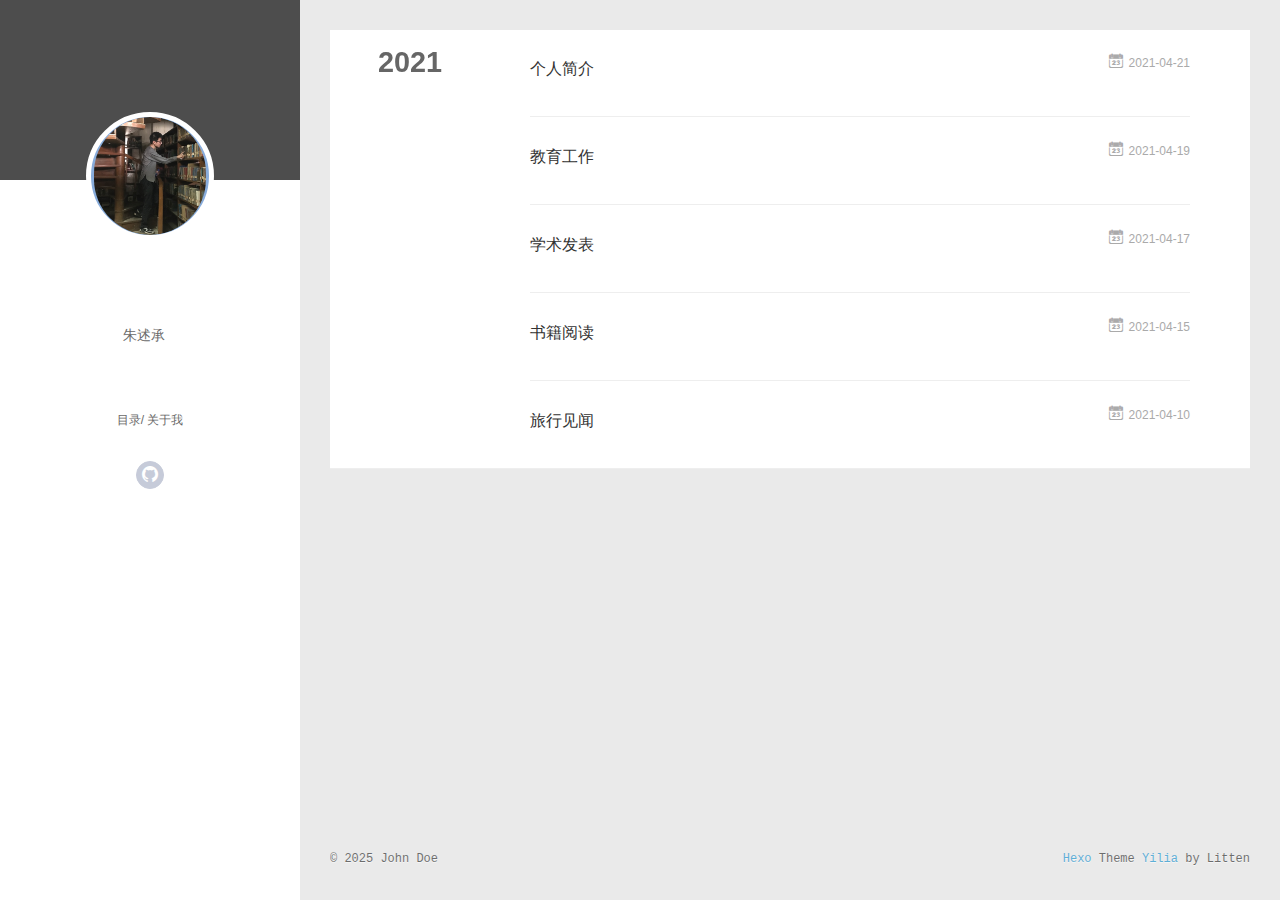
<file: archives/2021/index.html>
<!DOCTYPE html>
<html>
<head>
  <meta charset="utf-8">
  
  <meta name="renderer" content="webkit">
  <meta http-equiv="X-UA-Compatible" content="IE=edge" >
  <link rel="dns-prefetch" href="http://example.com">
  <title>Archives: 2021 | Hexo</title>
  <meta name="viewport" content="width=device-width, initial-scale=1, maximum-scale=1">
  <meta property="og:type" content="website">
<meta property="og:title" content="Hexo">
<meta property="og:url" content="http://example.com/archives/2021/index.html">
<meta property="og:site_name" content="Hexo">
<meta property="og:locale" content="en_US">
<meta property="article:author" content="John Doe">
<meta name="twitter:card" content="summary">
  
    <link rel="alternative" href="/atom.xml" title="Hexo" type="application/atom+xml">
  
  
    <link rel="icon" href="/favicon.png">
  
  <link rel="stylesheet" type="text/css" href="/./main.0cf68a.css">
  <style type="text/css">
  
    #container.show {
      background: linear-gradient(200deg,#a0cfe4,#e8c37e);
    }
  </style>
  

  

<meta name="generator" content="Hexo 5.4.0"></head>

<body>
  <div id="container" q-class="show:isCtnShow">
    <canvas id="anm-canvas" class="anm-canvas"></canvas>
    <div class="left-col" q-class="show:isShow">
      
<div class="overlay" style="background: #4d4d4d"></div>
<div class="intrude-less">
	<header id="header" class="inner">
		<a href="/" class="profilepic">
			<img src="/assets/avatar.jpg" class="js-avatar show">
		</a>
		<hgroup>
		  <h1 class="header-author"><a href="/"></a></h1>
		</hgroup>
		

		<nav class="header-menu">
			<ul>
			
				<li><a target="_blank" rel="noopener" href="https://zhushucheng.github.io">朱述承</a></li>
	        
			</ul>
		</nav>
		<nav class="header-smart-menu">
    		
    			
    			<a q-on="click: openSlider(e, 'innerArchive')" href="javascript:void(0)">目录</a>
    			
            
    			
    			<a q-on="click: openSlider(e, 'aboutme')" href="javascript:void(0)">关于我</a>
    			
            
		</nav>
		<nav class="header-nav">
			<div class="social">
				
					<a class="github" target="_blank" href="https://github.com/zhushucheng" title="github"><i class="icon-github"></i></a>
		        
			</div>
		</nav>
	</header>		
</div>

    </div>
    <div class="mid-col" q-class="show:isShow,hide:isShow|isFalse">
      
<nav id="mobile-nav">
  	<div class="overlay js-overlay" style="background: #4d4d4d"></div>
	<div class="btnctn js-mobile-btnctn">
  		<div class="slider-trigger list" q-on="click: openSlider(e)"><i class="icon icon-sort"></i></div>
	</div>
	<div class="intrude-less">
		<header id="header" class="inner">
			<div class="profilepic">
				<img src="/assets/avatar.jpg" class="js-avatar">
			</div>
			<hgroup>
			  <h1 class="header-author js-header-author"></h1>
			</hgroup>
			
			
			
				
			
			
			
			<nav class="header-nav">
				<div class="social">
					
						<a class="github" target="_blank" href="https://github.com/zhushucheng" title="github"><i class="icon-github"></i></a>
			        
				</div>
			</nav>

			<nav class="header-menu js-header-menu">
				<ul style="width: 50%">
				
				
					<li style="width: 100%"><a target="_blank" rel="noopener" href="https://zhushucheng.github.io">朱述承</a></li>
		        
				</ul>
			</nav>
		</header>				
	</div>
	<div class="mobile-mask" style="display:none" q-show="isShow"></div>
</nav>

      <div id="wrapper" class="body-wrap">
        <div class="menu-l">
          <div class="canvas-wrap">
            <canvas data-colors="#eaeaea" data-sectionHeight="100" data-contentId="js-content" id="myCanvas1" class="anm-canvas"></canvas>
          </div>
          <div id="js-content" class="content-ll">
            
  
  
    
    
      
      
      <section class="archives-wrap">
        <div class="archive-year-wrap">
          <a href="/archives/2021" class="archive-year">2021</a>
        </div>
        <div class="archives">
    
    <article class="archive-article archive-type-post">
  <div class="archive-article-inner">
    <header class="archive-article-header">
      	<div class="article-meta">
	      	<a href="/2021/04/21/%E4%B8%AA%E4%BA%BA%E7%AE%80%E4%BB%8B/" class="archive-article-date">
  	<time datetime="2021-04-20T16:00:00.000Z" itemprop="datePublished"><i class="icon-calendar icon"></i>2021-04-21</time>
</a>
        </div>
    	 
  
    <h1 itemprop="name">
      <a class="archive-article-title" href="/2021/04/21/%E4%B8%AA%E4%BA%BA%E7%AE%80%E4%BB%8B/">个人简介</a>
    </h1>
  

        <div class="article-info info-on-right">
          
          

        </div>
        <div class="clearfix"></div>
    </header>
  </div>
</article>
  
    
    
    <article class="archive-article archive-type-post">
  <div class="archive-article-inner">
    <header class="archive-article-header">
      	<div class="article-meta">
	      	<a href="/2021/04/19/%E6%95%99%E8%82%B2%E5%B7%A5%E4%BD%9C/" class="archive-article-date">
  	<time datetime="2021-04-18T16:00:00.000Z" itemprop="datePublished"><i class="icon-calendar icon"></i>2021-04-19</time>
</a>
        </div>
    	 
  
    <h1 itemprop="name">
      <a class="archive-article-title" href="/2021/04/19/%E6%95%99%E8%82%B2%E5%B7%A5%E4%BD%9C/">教育工作</a>
    </h1>
  

        <div class="article-info info-on-right">
          
          

        </div>
        <div class="clearfix"></div>
    </header>
  </div>
</article>
  
    
    
    <article class="archive-article archive-type-post">
  <div class="archive-article-inner">
    <header class="archive-article-header">
      	<div class="article-meta">
	      	<a href="/2021/04/17/%E5%AD%A6%E6%9C%AF%E5%8F%91%E8%A1%A8/" class="archive-article-date">
  	<time datetime="2021-04-16T16:00:00.000Z" itemprop="datePublished"><i class="icon-calendar icon"></i>2021-04-17</time>
</a>
        </div>
    	 
  
    <h1 itemprop="name">
      <a class="archive-article-title" href="/2021/04/17/%E5%AD%A6%E6%9C%AF%E5%8F%91%E8%A1%A8/">学术发表</a>
    </h1>
  

        <div class="article-info info-on-right">
          
          

        </div>
        <div class="clearfix"></div>
    </header>
  </div>
</article>
  
    
    
    <article class="archive-article archive-type-post">
  <div class="archive-article-inner">
    <header class="archive-article-header">
      	<div class="article-meta">
	      	<a href="/2021/04/15/%E4%B9%A6%E7%B1%8D%E9%98%85%E8%AF%BB/" class="archive-article-date">
  	<time datetime="2021-04-14T16:00:00.000Z" itemprop="datePublished"><i class="icon-calendar icon"></i>2021-04-15</time>
</a>
        </div>
    	 
  
    <h1 itemprop="name">
      <a class="archive-article-title" href="/2021/04/15/%E4%B9%A6%E7%B1%8D%E9%98%85%E8%AF%BB/">书籍阅读</a>
    </h1>
  

        <div class="article-info info-on-right">
          
          

        </div>
        <div class="clearfix"></div>
    </header>
  </div>
</article>
  
    
    
    <article class="archive-article archive-type-post">
  <div class="archive-article-inner">
    <header class="archive-article-header">
      	<div class="article-meta">
	      	<a href="/2021/04/10/%E6%97%85%E8%A1%8C%E8%A7%81%E9%97%BB/" class="archive-article-date">
  	<time datetime="2021-04-09T16:00:00.000Z" itemprop="datePublished"><i class="icon-calendar icon"></i>2021-04-10</time>
</a>
        </div>
    	 
  
    <h1 itemprop="name">
      <a class="archive-article-title" href="/2021/04/10/%E6%97%85%E8%A1%8C%E8%A7%81%E9%97%BB/">旅行见闻</a>
    </h1>
  

        <div class="article-info info-on-right">
          
          

        </div>
        <div class="clearfix"></div>
    </header>
  </div>
</article>
  
  
    </div></section>
  

    


          </div>
        </div>
      </div>
      <footer id="footer">
  <div class="outer">
    <div id="footer-info">
    	<div class="footer-left">
    		&copy; 2025 John Doe
    	</div>
      	<div class="footer-right">
      		<a href="http://hexo.io/" target="_blank">Hexo</a>  Theme <a href="https://github.com/litten/hexo-theme-yilia" target="_blank">Yilia</a> by Litten
      	</div>
    </div>
  </div>
</footer>
    </div>
    <script>
	var yiliaConfig = {
		mathjax: false,
		isHome: false,
		isPost: false,
		isArchive: true,
		isTag: false,
		isCategory: false,
		open_in_new: false,
		toc_hide_index: true,
		root: "/",
		innerArchive: true,
		showTags: false
	}
</script>

<script>!function(t){function n(e){if(r[e])return r[e].exports;var i=r[e]={exports:{},id:e,loaded:!1};return t[e].call(i.exports,i,i.exports,n),i.loaded=!0,i.exports}var r={};n.m=t,n.c=r,n.p="./",n(0)}([function(t,n,r){r(195),t.exports=r(191)},function(t,n,r){var e=r(3),i=r(52),o=r(27),u=r(28),c=r(53),f="prototype",a=function(t,n,r){var s,l,h,v,p=t&a.F,d=t&a.G,y=t&a.S,g=t&a.P,b=t&a.B,m=d?e:y?e[n]||(e[n]={}):(e[n]||{})[f],x=d?i:i[n]||(i[n]={}),w=x[f]||(x[f]={});d&&(r=n);for(s in r)l=!p&&m&&void 0!==m[s],h=(l?m:r)[s],v=b&&l?c(h,e):g&&"function"==typeof h?c(Function.call,h):h,m&&u(m,s,h,t&a.U),x[s]!=h&&o(x,s,v),g&&w[s]!=h&&(w[s]=h)};e.core=i,a.F=1,a.G=2,a.S=4,a.P=8,a.B=16,a.W=32,a.U=64,a.R=128,t.exports=a},function(t,n,r){var e=r(6);t.exports=function(t){if(!e(t))throw TypeError(t+" is not an object!");return t}},function(t,n){var r=t.exports="undefined"!=typeof window&&window.Math==Math?window:"undefined"!=typeof self&&self.Math==Math?self:Function("return this")();"number"==typeof __g&&(__g=r)},function(t,n){t.exports=function(t){try{return!!t()}catch(t){return!0}}},function(t,n){var r=t.exports="undefined"!=typeof window&&window.Math==Math?window:"undefined"!=typeof self&&self.Math==Math?self:Function("return this")();"number"==typeof __g&&(__g=r)},function(t,n){t.exports=function(t){return"object"==typeof t?null!==t:"function"==typeof t}},function(t,n,r){var e=r(126)("wks"),i=r(76),o=r(3).Symbol,u="function"==typeof o;(t.exports=function(t){return e[t]||(e[t]=u&&o[t]||(u?o:i)("Symbol."+t))}).store=e},function(t,n){var r={}.hasOwnProperty;t.exports=function(t,n){return r.call(t,n)}},function(t,n,r){var e=r(94),i=r(33);t.exports=function(t){return e(i(t))}},function(t,n,r){t.exports=!r(4)(function(){return 7!=Object.defineProperty({},"a",{get:function(){return 7}}).a})},function(t,n,r){var e=r(2),i=r(167),o=r(50),u=Object.defineProperty;n.f=r(10)?Object.defineProperty:function(t,n,r){if(e(t),n=o(n,!0),e(r),i)try{return u(t,n,r)}catch(t){}if("get"in r||"set"in r)throw TypeError("Accessors not supported!");return"value"in r&&(t[n]=r.value),t}},function(t,n,r){t.exports=!r(18)(function(){return 7!=Object.defineProperty({},"a",{get:function(){return 7}}).a})},function(t,n,r){var e=r(14),i=r(22);t.exports=r(12)?function(t,n,r){return e.f(t,n,i(1,r))}:function(t,n,r){return t[n]=r,t}},function(t,n,r){var e=r(20),i=r(58),o=r(42),u=Object.defineProperty;n.f=r(12)?Object.defineProperty:function(t,n,r){if(e(t),n=o(n,!0),e(r),i)try{return u(t,n,r)}catch(t){}if("get"in r||"set"in r)throw TypeError("Accessors not supported!");return"value"in r&&(t[n]=r.value),t}},function(t,n,r){var e=r(40)("wks"),i=r(23),o=r(5).Symbol,u="function"==typeof o;(t.exports=function(t){return e[t]||(e[t]=u&&o[t]||(u?o:i)("Symbol."+t))}).store=e},function(t,n,r){var e=r(67),i=Math.min;t.exports=function(t){return t>0?i(e(t),9007199254740991):0}},function(t,n,r){var e=r(46);t.exports=function(t){return Object(e(t))}},function(t,n){t.exports=function(t){try{return!!t()}catch(t){return!0}}},function(t,n,r){var e=r(63),i=r(34);t.exports=Object.keys||function(t){return e(t,i)}},function(t,n,r){var e=r(21);t.exports=function(t){if(!e(t))throw TypeError(t+" is not an object!");return t}},function(t,n){t.exports=function(t){return"object"==typeof t?null!==t:"function"==typeof t}},function(t,n){t.exports=function(t,n){return{enumerable:!(1&t),configurable:!(2&t),writable:!(4&t),value:n}}},function(t,n){var r=0,e=Math.random();t.exports=function(t){return"Symbol(".concat(void 0===t?"":t,")_",(++r+e).toString(36))}},function(t,n){var r={}.hasOwnProperty;t.exports=function(t,n){return r.call(t,n)}},function(t,n){var r=t.exports={version:"2.4.0"};"number"==typeof __e&&(__e=r)},function(t,n){t.exports=function(t){if("function"!=typeof t)throw TypeError(t+" is not a function!");return t}},function(t,n,r){var e=r(11),i=r(66);t.exports=r(10)?function(t,n,r){return e.f(t,n,i(1,r))}:function(t,n,r){return t[n]=r,t}},function(t,n,r){var e=r(3),i=r(27),o=r(24),u=r(76)("src"),c="toString",f=Function[c],a=(""+f).split(c);r(52).inspectSource=function(t){return f.call(t)},(t.exports=function(t,n,r,c){var f="function"==typeof r;f&&(o(r,"name")||i(r,"name",n)),t[n]!==r&&(f&&(o(r,u)||i(r,u,t[n]?""+t[n]:a.join(String(n)))),t===e?t[n]=r:c?t[n]?t[n]=r:i(t,n,r):(delete t[n],i(t,n,r)))})(Function.prototype,c,function(){return"function"==typeof this&&this[u]||f.call(this)})},function(t,n,r){var e=r(1),i=r(4),o=r(46),u=function(t,n,r,e){var i=String(o(t)),u="<"+n;return""!==r&&(u+=" "+r+'="'+String(e).replace(/"/g,"&quot;")+'"'),u+">"+i+"</"+n+">"};t.exports=function(t,n){var r={};r[t]=n(u),e(e.P+e.F*i(function(){var n=""[t]('"');return n!==n.toLowerCase()||n.split('"').length>3}),"String",r)}},function(t,n,r){var e=r(115),i=r(46);t.exports=function(t){return e(i(t))}},function(t,n,r){var e=r(116),i=r(66),o=r(30),u=r(50),c=r(24),f=r(167),a=Object.getOwnPropertyDescriptor;n.f=r(10)?a:function(t,n){if(t=o(t),n=u(n,!0),f)try{return a(t,n)}catch(t){}if(c(t,n))return i(!e.f.call(t,n),t[n])}},function(t,n,r){var e=r(24),i=r(17),o=r(145)("IE_PROTO"),u=Object.prototype;t.exports=Object.getPrototypeOf||function(t){return t=i(t),e(t,o)?t[o]:"function"==typeof t.constructor&&t instanceof t.constructor?t.constructor.prototype:t instanceof Object?u:null}},function(t,n){t.exports=function(t){if(void 0==t)throw TypeError("Can't call method on  "+t);return t}},function(t,n){t.exports="constructor,hasOwnProperty,isPrototypeOf,propertyIsEnumerable,toLocaleString,toString,valueOf".split(",")},function(t,n){t.exports={}},function(t,n){t.exports=!0},function(t,n){n.f={}.propertyIsEnumerable},function(t,n,r){var e=r(14).f,i=r(8),o=r(15)("toStringTag");t.exports=function(t,n,r){t&&!i(t=r?t:t.prototype,o)&&e(t,o,{configurable:!0,value:n})}},function(t,n,r){var e=r(40)("keys"),i=r(23);t.exports=function(t){return e[t]||(e[t]=i(t))}},function(t,n,r){var e=r(5),i="__core-js_shared__",o=e[i]||(e[i]={});t.exports=function(t){return o[t]||(o[t]={})}},function(t,n){var r=Math.ceil,e=Math.floor;t.exports=function(t){return isNaN(t=+t)?0:(t>0?e:r)(t)}},function(t,n,r){var e=r(21);t.exports=function(t,n){if(!e(t))return t;var r,i;if(n&&"function"==typeof(r=t.toString)&&!e(i=r.call(t)))return i;if("function"==typeof(r=t.valueOf)&&!e(i=r.call(t)))return i;if(!n&&"function"==typeof(r=t.toString)&&!e(i=r.call(t)))return i;throw TypeError("Can't convert object to primitive value")}},function(t,n,r){var e=r(5),i=r(25),o=r(36),u=r(44),c=r(14).f;t.exports=function(t){var n=i.Symbol||(i.Symbol=o?{}:e.Symbol||{});"_"==t.charAt(0)||t in n||c(n,t,{value:u.f(t)})}},function(t,n,r){n.f=r(15)},function(t,n){var r={}.toString;t.exports=function(t){return r.call(t).slice(8,-1)}},function(t,n){t.exports=function(t){if(void 0==t)throw TypeError("Can't call method on  "+t);return t}},function(t,n,r){var e=r(4);t.exports=function(t,n){return!!t&&e(function(){n?t.call(null,function(){},1):t.call(null)})}},function(t,n,r){var e=r(53),i=r(115),o=r(17),u=r(16),c=r(203);t.exports=function(t,n){var r=1==t,f=2==t,a=3==t,s=4==t,l=6==t,h=5==t||l,v=n||c;return function(n,c,p){for(var d,y,g=o(n),b=i(g),m=e(c,p,3),x=u(b.length),w=0,S=r?v(n,x):f?v(n,0):void 0;x>w;w++)if((h||w in b)&&(d=b[w],y=m(d,w,g),t))if(r)S[w]=y;else if(y)switch(t){case 3:return!0;case 5:return d;case 6:return w;case 2:S.push(d)}else if(s)return!1;return l?-1:a||s?s:S}}},function(t,n,r){var e=r(1),i=r(52),o=r(4);t.exports=function(t,n){var r=(i.Object||{})[t]||Object[t],u={};u[t]=n(r),e(e.S+e.F*o(function(){r(1)}),"Object",u)}},function(t,n,r){var e=r(6);t.exports=function(t,n){if(!e(t))return t;var r,i;if(n&&"function"==typeof(r=t.toString)&&!e(i=r.call(t)))return i;if("function"==typeof(r=t.valueOf)&&!e(i=r.call(t)))return i;if(!n&&"function"==typeof(r=t.toString)&&!e(i=r.call(t)))return i;throw TypeError("Can't convert object to primitive value")}},function(t,n,r){var e=r(5),i=r(25),o=r(91),u=r(13),c="prototype",f=function(t,n,r){var a,s,l,h=t&f.F,v=t&f.G,p=t&f.S,d=t&f.P,y=t&f.B,g=t&f.W,b=v?i:i[n]||(i[n]={}),m=b[c],x=v?e:p?e[n]:(e[n]||{})[c];v&&(r=n);for(a in r)(s=!h&&x&&void 0!==x[a])&&a in b||(l=s?x[a]:r[a],b[a]=v&&"function"!=typeof x[a]?r[a]:y&&s?o(l,e):g&&x[a]==l?function(t){var n=function(n,r,e){if(this instanceof t){switch(arguments.length){case 0:return new t;case 1:return new t(n);case 2:return new t(n,r)}return new t(n,r,e)}return t.apply(this,arguments)};return n[c]=t[c],n}(l):d&&"function"==typeof l?o(Function.call,l):l,d&&((b.virtual||(b.virtual={}))[a]=l,t&f.R&&m&&!m[a]&&u(m,a,l)))};f.F=1,f.G=2,f.S=4,f.P=8,f.B=16,f.W=32,f.U=64,f.R=128,t.exports=f},function(t,n){var r=t.exports={version:"2.4.0"};"number"==typeof __e&&(__e=r)},function(t,n,r){var e=r(26);t.exports=function(t,n,r){if(e(t),void 0===n)return t;switch(r){case 1:return function(r){return t.call(n,r)};case 2:return function(r,e){return t.call(n,r,e)};case 3:return function(r,e,i){return t.call(n,r,e,i)}}return function(){return t.apply(n,arguments)}}},function(t,n,r){var e=r(183),i=r(1),o=r(126)("metadata"),u=o.store||(o.store=new(r(186))),c=function(t,n,r){var i=u.get(t);if(!i){if(!r)return;u.set(t,i=new e)}var o=i.get(n);if(!o){if(!r)return;i.set(n,o=new e)}return o},f=function(t,n,r){var e=c(n,r,!1);return void 0!==e&&e.has(t)},a=function(t,n,r){var e=c(n,r,!1);return void 0===e?void 0:e.get(t)},s=function(t,n,r,e){c(r,e,!0).set(t,n)},l=function(t,n){var r=c(t,n,!1),e=[];return r&&r.forEach(function(t,n){e.push(n)}),e},h=function(t){return void 0===t||"symbol"==typeof t?t:String(t)},v=function(t){i(i.S,"Reflect",t)};t.exports={store:u,map:c,has:f,get:a,set:s,keys:l,key:h,exp:v}},function(t,n,r){"use strict";if(r(10)){var e=r(69),i=r(3),o=r(4),u=r(1),c=r(127),f=r(152),a=r(53),s=r(68),l=r(66),h=r(27),v=r(73),p=r(67),d=r(16),y=r(75),g=r(50),b=r(24),m=r(180),x=r(114),w=r(6),S=r(17),_=r(137),O=r(70),E=r(32),P=r(71).f,j=r(154),F=r(76),M=r(7),A=r(48),N=r(117),T=r(146),I=r(155),k=r(80),L=r(123),R=r(74),C=r(130),D=r(160),U=r(11),W=r(31),G=U.f,B=W.f,V=i.RangeError,z=i.TypeError,q=i.Uint8Array,K="ArrayBuffer",J="Shared"+K,Y="BYTES_PER_ELEMENT",H="prototype",$=Array[H],X=f.ArrayBuffer,Q=f.DataView,Z=A(0),tt=A(2),nt=A(3),rt=A(4),et=A(5),it=A(6),ot=N(!0),ut=N(!1),ct=I.values,ft=I.keys,at=I.entries,st=$.lastIndexOf,lt=$.reduce,ht=$.reduceRight,vt=$.join,pt=$.sort,dt=$.slice,yt=$.toString,gt=$.toLocaleString,bt=M("iterator"),mt=M("toStringTag"),xt=F("typed_constructor"),wt=F("def_constructor"),St=c.CONSTR,_t=c.TYPED,Ot=c.VIEW,Et="Wrong length!",Pt=A(1,function(t,n){return Tt(T(t,t[wt]),n)}),jt=o(function(){return 1===new q(new Uint16Array([1]).buffer)[0]}),Ft=!!q&&!!q[H].set&&o(function(){new q(1).set({})}),Mt=function(t,n){if(void 0===t)throw z(Et);var r=+t,e=d(t);if(n&&!m(r,e))throw V(Et);return e},At=function(t,n){var r=p(t);if(r<0||r%n)throw V("Wrong offset!");return r},Nt=function(t){if(w(t)&&_t in t)return t;throw z(t+" is not a typed array!")},Tt=function(t,n){if(!(w(t)&&xt in t))throw z("It is not a typed array constructor!");return new t(n)},It=function(t,n){return kt(T(t,t[wt]),n)},kt=function(t,n){for(var r=0,e=n.length,i=Tt(t,e);e>r;)i[r]=n[r++];return i},Lt=function(t,n,r){G(t,n,{get:function(){return this._d[r]}})},Rt=function(t){var n,r,e,i,o,u,c=S(t),f=arguments.length,s=f>1?arguments[1]:void 0,l=void 0!==s,h=j(c);if(void 0!=h&&!_(h)){for(u=h.call(c),e=[],n=0;!(o=u.next()).done;n++)e.push(o.value);c=e}for(l&&f>2&&(s=a(s,arguments[2],2)),n=0,r=d(c.length),i=Tt(this,r);r>n;n++)i[n]=l?s(c[n],n):c[n];return i},Ct=function(){for(var t=0,n=arguments.length,r=Tt(this,n);n>t;)r[t]=arguments[t++];return r},Dt=!!q&&o(function(){gt.call(new q(1))}),Ut=function(){return gt.apply(Dt?dt.call(Nt(this)):Nt(this),arguments)},Wt={copyWithin:function(t,n){return D.call(Nt(this),t,n,arguments.length>2?arguments[2]:void 0)},every:function(t){return rt(Nt(this),t,arguments.length>1?arguments[1]:void 0)},fill:function(t){return C.apply(Nt(this),arguments)},filter:function(t){return It(this,tt(Nt(this),t,arguments.length>1?arguments[1]:void 0))},find:function(t){return et(Nt(this),t,arguments.length>1?arguments[1]:void 0)},findIndex:function(t){return it(Nt(this),t,arguments.length>1?arguments[1]:void 0)},forEach:function(t){Z(Nt(this),t,arguments.length>1?arguments[1]:void 0)},indexOf:function(t){return ut(Nt(this),t,arguments.length>1?arguments[1]:void 0)},includes:function(t){return ot(Nt(this),t,arguments.length>1?arguments[1]:void 0)},join:function(t){return vt.apply(Nt(this),arguments)},lastIndexOf:function(t){return st.apply(Nt(this),arguments)},map:function(t){return Pt(Nt(this),t,arguments.length>1?arguments[1]:void 0)},reduce:function(t){return lt.apply(Nt(this),arguments)},reduceRight:function(t){return ht.apply(Nt(this),arguments)},reverse:function(){for(var t,n=this,r=Nt(n).length,e=Math.floor(r/2),i=0;i<e;)t=n[i],n[i++]=n[--r],n[r]=t;return n},some:function(t){return nt(Nt(this),t,arguments.length>1?arguments[1]:void 0)},sort:function(t){return pt.call(Nt(this),t)},subarray:function(t,n){var r=Nt(this),e=r.length,i=y(t,e);return new(T(r,r[wt]))(r.buffer,r.byteOffset+i*r.BYTES_PER_ELEMENT,d((void 0===n?e:y(n,e))-i))}},Gt=function(t,n){return It(this,dt.call(Nt(this),t,n))},Bt=function(t){Nt(this);var n=At(arguments[1],1),r=this.length,e=S(t),i=d(e.length),o=0;if(i+n>r)throw V(Et);for(;o<i;)this[n+o]=e[o++]},Vt={entries:function(){return at.call(Nt(this))},keys:function(){return ft.call(Nt(this))},values:function(){return ct.call(Nt(this))}},zt=function(t,n){return w(t)&&t[_t]&&"symbol"!=typeof n&&n in t&&String(+n)==String(n)},qt=function(t,n){return zt(t,n=g(n,!0))?l(2,t[n]):B(t,n)},Kt=function(t,n,r){return!(zt(t,n=g(n,!0))&&w(r)&&b(r,"value"))||b(r,"get")||b(r,"set")||r.configurable||b(r,"writable")&&!r.writable||b(r,"enumerable")&&!r.enumerable?G(t,n,r):(t[n]=r.value,t)};St||(W.f=qt,U.f=Kt),u(u.S+u.F*!St,"Object",{getOwnPropertyDescriptor:qt,defineProperty:Kt}),o(function(){yt.call({})})&&(yt=gt=function(){return vt.call(this)});var Jt=v({},Wt);v(Jt,Vt),h(Jt,bt,Vt.values),v(Jt,{slice:Gt,set:Bt,constructor:function(){},toString:yt,toLocaleString:Ut}),Lt(Jt,"buffer","b"),Lt(Jt,"byteOffset","o"),Lt(Jt,"byteLength","l"),Lt(Jt,"length","e"),G(Jt,mt,{get:function(){return this[_t]}}),t.exports=function(t,n,r,f){f=!!f;var a=t+(f?"Clamped":"")+"Array",l="Uint8Array"!=a,v="get"+t,p="set"+t,y=i[a],g=y||{},b=y&&E(y),m=!y||!c.ABV,S={},_=y&&y[H],j=function(t,r){var e=t._d;return e.v[v](r*n+e.o,jt)},F=function(t,r,e){var i=t._d;f&&(e=(e=Math.round(e))<0?0:e>255?255:255&e),i.v[p](r*n+i.o,e,jt)},M=function(t,n){G(t,n,{get:function(){return j(this,n)},set:function(t){return F(this,n,t)},enumerable:!0})};m?(y=r(function(t,r,e,i){s(t,y,a,"_d");var o,u,c,f,l=0,v=0;if(w(r)){if(!(r instanceof X||(f=x(r))==K||f==J))return _t in r?kt(y,r):Rt.call(y,r);o=r,v=At(e,n);var p=r.byteLength;if(void 0===i){if(p%n)throw V(Et);if((u=p-v)<0)throw V(Et)}else if((u=d(i)*n)+v>p)throw V(Et);c=u/n}else c=Mt(r,!0),u=c*n,o=new X(u);for(h(t,"_d",{b:o,o:v,l:u,e:c,v:new Q(o)});l<c;)M(t,l++)}),_=y[H]=O(Jt),h(_,"constructor",y)):L(function(t){new y(null),new y(t)},!0)||(y=r(function(t,r,e,i){s(t,y,a);var o;return w(r)?r instanceof X||(o=x(r))==K||o==J?void 0!==i?new g(r,At(e,n),i):void 0!==e?new g(r,At(e,n)):new g(r):_t in r?kt(y,r):Rt.call(y,r):new g(Mt(r,l))}),Z(b!==Function.prototype?P(g).concat(P(b)):P(g),function(t){t in y||h(y,t,g[t])}),y[H]=_,e||(_.constructor=y));var A=_[bt],N=!!A&&("values"==A.name||void 0==A.name),T=Vt.values;h(y,xt,!0),h(_,_t,a),h(_,Ot,!0),h(_,wt,y),(f?new y(1)[mt]==a:mt in _)||G(_,mt,{get:function(){return a}}),S[a]=y,u(u.G+u.W+u.F*(y!=g),S),u(u.S,a,{BYTES_PER_ELEMENT:n,from:Rt,of:Ct}),Y in _||h(_,Y,n),u(u.P,a,Wt),R(a),u(u.P+u.F*Ft,a,{set:Bt}),u(u.P+u.F*!N,a,Vt),u(u.P+u.F*(_.toString!=yt),a,{toString:yt}),u(u.P+u.F*o(function(){new y(1).slice()}),a,{slice:Gt}),u(u.P+u.F*(o(function(){return[1,2].toLocaleString()!=new y([1,2]).toLocaleString()})||!o(function(){_.toLocaleString.call([1,2])})),a,{toLocaleString:Ut}),k[a]=N?A:T,e||N||h(_,bt,T)}}else t.exports=function(){}},function(t,n){var r={}.toString;t.exports=function(t){return r.call(t).slice(8,-1)}},function(t,n,r){var e=r(21),i=r(5).document,o=e(i)&&e(i.createElement);t.exports=function(t){return o?i.createElement(t):{}}},function(t,n,r){t.exports=!r(12)&&!r(18)(function(){return 7!=Object.defineProperty(r(57)("div"),"a",{get:function(){return 7}}).a})},function(t,n,r){"use strict";var e=r(36),i=r(51),o=r(64),u=r(13),c=r(8),f=r(35),a=r(96),s=r(38),l=r(103),h=r(15)("iterator"),v=!([].keys&&"next"in[].keys()),p="keys",d="values",y=function(){return this};t.exports=function(t,n,r,g,b,m,x){a(r,n,g);var w,S,_,O=function(t){if(!v&&t in F)return F[t];switch(t){case p:case d:return function(){return new r(this,t)}}return function(){return new r(this,t)}},E=n+" Iterator",P=b==d,j=!1,F=t.prototype,M=F[h]||F["@@iterator"]||b&&F[b],A=M||O(b),N=b?P?O("entries"):A:void 0,T="Array"==n?F.entries||M:M;if(T&&(_=l(T.call(new t)))!==Object.prototype&&(s(_,E,!0),e||c(_,h)||u(_,h,y)),P&&M&&M.name!==d&&(j=!0,A=function(){return M.call(this)}),e&&!x||!v&&!j&&F[h]||u(F,h,A),f[n]=A,f[E]=y,b)if(w={values:P?A:O(d),keys:m?A:O(p),entries:N},x)for(S in w)S in F||o(F,S,w[S]);else i(i.P+i.F*(v||j),n,w);return w}},function(t,n,r){var e=r(20),i=r(100),o=r(34),u=r(39)("IE_PROTO"),c=function(){},f="prototype",a=function(){var t,n=r(57)("iframe"),e=o.length;for(n.style.display="none",r(93).appendChild(n),n.src="javascript:",t=n.contentWindow.document,t.open(),t.write("<script>document.F=Object<\/script>"),t.close(),a=t.F;e--;)delete a[f][o[e]];return a()};t.exports=Object.create||function(t,n){var r;return null!==t?(c[f]=e(t),r=new c,c[f]=null,r[u]=t):r=a(),void 0===n?r:i(r,n)}},function(t,n,r){var e=r(63),i=r(34).concat("length","prototype");n.f=Object.getOwnPropertyNames||function(t){return e(t,i)}},function(t,n){n.f=Object.getOwnPropertySymbols},function(t,n,r){var e=r(8),i=r(9),o=r(90)(!1),u=r(39)("IE_PROTO");t.exports=function(t,n){var r,c=i(t),f=0,a=[];for(r in c)r!=u&&e(c,r)&&a.push(r);for(;n.length>f;)e(c,r=n[f++])&&(~o(a,r)||a.push(r));return a}},function(t,n,r){t.exports=r(13)},function(t,n,r){var e=r(76)("meta"),i=r(6),o=r(24),u=r(11).f,c=0,f=Object.isExtensible||function(){return!0},a=!r(4)(function(){return f(Object.preventExtensions({}))}),s=function(t){u(t,e,{value:{i:"O"+ ++c,w:{}}})},l=function(t,n){if(!i(t))return"symbol"==typeof t?t:("string"==typeof t?"S":"P")+t;if(!o(t,e)){if(!f(t))return"F";if(!n)return"E";s(t)}return t[e].i},h=function(t,n){if(!o(t,e)){if(!f(t))return!0;if(!n)return!1;s(t)}return t[e].w},v=function(t){return a&&p.NEED&&f(t)&&!o(t,e)&&s(t),t},p=t.exports={KEY:e,NEED:!1,fastKey:l,getWeak:h,onFreeze:v}},function(t,n){t.exports=function(t,n){return{enumerable:!(1&t),configurable:!(2&t),writable:!(4&t),value:n}}},function(t,n){var r=Math.ceil,e=Math.floor;t.exports=function(t){return isNaN(t=+t)?0:(t>0?e:r)(t)}},function(t,n){t.exports=function(t,n,r,e){if(!(t instanceof n)||void 0!==e&&e in t)throw TypeError(r+": incorrect invocation!");return t}},function(t,n){t.exports=!1},function(t,n,r){var e=r(2),i=r(173),o=r(133),u=r(145)("IE_PROTO"),c=function(){},f="prototype",a=function(){var t,n=r(132)("iframe"),e=o.length;for(n.style.display="none",r(135).appendChild(n),n.src="javascript:",t=n.contentWindow.document,t.open(),t.write("<script>document.F=Object<\/script>"),t.close(),a=t.F;e--;)delete a[f][o[e]];return a()};t.exports=Object.create||function(t,n){var r;return null!==t?(c[f]=e(t),r=new c,c[f]=null,r[u]=t):r=a(),void 0===n?r:i(r,n)}},function(t,n,r){var e=r(175),i=r(133).concat("length","prototype");n.f=Object.getOwnPropertyNames||function(t){return e(t,i)}},function(t,n,r){var e=r(175),i=r(133);t.exports=Object.keys||function(t){return e(t,i)}},function(t,n,r){var e=r(28);t.exports=function(t,n,r){for(var i in n)e(t,i,n[i],r);return t}},function(t,n,r){"use strict";var e=r(3),i=r(11),o=r(10),u=r(7)("species");t.exports=function(t){var n=e[t];o&&n&&!n[u]&&i.f(n,u,{configurable:!0,get:function(){return this}})}},function(t,n,r){var e=r(67),i=Math.max,o=Math.min;t.exports=function(t,n){return t=e(t),t<0?i(t+n,0):o(t,n)}},function(t,n){var r=0,e=Math.random();t.exports=function(t){return"Symbol(".concat(void 0===t?"":t,")_",(++r+e).toString(36))}},function(t,n,r){var e=r(33);t.exports=function(t){return Object(e(t))}},function(t,n,r){var e=r(7)("unscopables"),i=Array.prototype;void 0==i[e]&&r(27)(i,e,{}),t.exports=function(t){i[e][t]=!0}},function(t,n,r){var e=r(53),i=r(169),o=r(137),u=r(2),c=r(16),f=r(154),a={},s={},n=t.exports=function(t,n,r,l,h){var v,p,d,y,g=h?function(){return t}:f(t),b=e(r,l,n?2:1),m=0;if("function"!=typeof g)throw TypeError(t+" is not iterable!");if(o(g)){for(v=c(t.length);v>m;m++)if((y=n?b(u(p=t[m])[0],p[1]):b(t[m]))===a||y===s)return y}else for(d=g.call(t);!(p=d.next()).done;)if((y=i(d,b,p.value,n))===a||y===s)return y};n.BREAK=a,n.RETURN=s},function(t,n){t.exports={}},function(t,n,r){var e=r(11).f,i=r(24),o=r(7)("toStringTag");t.exports=function(t,n,r){t&&!i(t=r?t:t.prototype,o)&&e(t,o,{configurable:!0,value:n})}},function(t,n,r){var e=r(1),i=r(46),o=r(4),u=r(150),c="["+u+"]",f="​",a=RegExp("^"+c+c+"*"),s=RegExp(c+c+"*$"),l=function(t,n,r){var i={},c=o(function(){return!!u[t]()||f[t]()!=f}),a=i[t]=c?n(h):u[t];r&&(i[r]=a),e(e.P+e.F*c,"String",i)},h=l.trim=function(t,n){return t=String(i(t)),1&n&&(t=t.replace(a,"")),2&n&&(t=t.replace(s,"")),t};t.exports=l},function(t,n,r){t.exports={default:r(86),__esModule:!0}},function(t,n,r){t.exports={default:r(87),__esModule:!0}},function(t,n,r){"use strict";function e(t){return t&&t.__esModule?t:{default:t}}n.__esModule=!0;var i=r(84),o=e(i),u=r(83),c=e(u),f="function"==typeof c.default&&"symbol"==typeof o.default?function(t){return typeof t}:function(t){return t&&"function"==typeof c.default&&t.constructor===c.default&&t!==c.default.prototype?"symbol":typeof t};n.default="function"==typeof c.default&&"symbol"===f(o.default)?function(t){return void 0===t?"undefined":f(t)}:function(t){return t&&"function"==typeof c.default&&t.constructor===c.default&&t!==c.default.prototype?"symbol":void 0===t?"undefined":f(t)}},function(t,n,r){r(110),r(108),r(111),r(112),t.exports=r(25).Symbol},function(t,n,r){r(109),r(113),t.exports=r(44).f("iterator")},function(t,n){t.exports=function(t){if("function"!=typeof t)throw TypeError(t+" is not a function!");return t}},function(t,n){t.exports=function(){}},function(t,n,r){var e=r(9),i=r(106),o=r(105);t.exports=function(t){return function(n,r,u){var c,f=e(n),a=i(f.length),s=o(u,a);if(t&&r!=r){for(;a>s;)if((c=f[s++])!=c)return!0}else for(;a>s;s++)if((t||s in f)&&f[s]===r)return t||s||0;return!t&&-1}}},function(t,n,r){var e=r(88);t.exports=function(t,n,r){if(e(t),void 0===n)return t;switch(r){case 1:return function(r){return t.call(n,r)};case 2:return function(r,e){return t.call(n,r,e)};case 3:return function(r,e,i){return t.call(n,r,e,i)}}return function(){return t.apply(n,arguments)}}},function(t,n,r){var e=r(19),i=r(62),o=r(37);t.exports=function(t){var n=e(t),r=i.f;if(r)for(var u,c=r(t),f=o.f,a=0;c.length>a;)f.call(t,u=c[a++])&&n.push(u);return n}},function(t,n,r){t.exports=r(5).document&&document.documentElement},function(t,n,r){var e=r(56);t.exports=Object("z").propertyIsEnumerable(0)?Object:function(t){return"String"==e(t)?t.split(""):Object(t)}},function(t,n,r){var e=r(56);t.exports=Array.isArray||function(t){return"Array"==e(t)}},function(t,n,r){"use strict";var e=r(60),i=r(22),o=r(38),u={};r(13)(u,r(15)("iterator"),function(){return this}),t.exports=function(t,n,r){t.prototype=e(u,{next:i(1,r)}),o(t,n+" Iterator")}},function(t,n){t.exports=function(t,n){return{value:n,done:!!t}}},function(t,n,r){var e=r(19),i=r(9);t.exports=function(t,n){for(var r,o=i(t),u=e(o),c=u.length,f=0;c>f;)if(o[r=u[f++]]===n)return r}},function(t,n,r){var e=r(23)("meta"),i=r(21),o=r(8),u=r(14).f,c=0,f=Object.isExtensible||function(){return!0},a=!r(18)(function(){return f(Object.preventExtensions({}))}),s=function(t){u(t,e,{value:{i:"O"+ ++c,w:{}}})},l=function(t,n){if(!i(t))return"symbol"==typeof t?t:("string"==typeof t?"S":"P")+t;if(!o(t,e)){if(!f(t))return"F";if(!n)return"E";s(t)}return t[e].i},h=function(t,n){if(!o(t,e)){if(!f(t))return!0;if(!n)return!1;s(t)}return t[e].w},v=function(t){return a&&p.NEED&&f(t)&&!o(t,e)&&s(t),t},p=t.exports={KEY:e,NEED:!1,fastKey:l,getWeak:h,onFreeze:v}},function(t,n,r){var e=r(14),i=r(20),o=r(19);t.exports=r(12)?Object.defineProperties:function(t,n){i(t);for(var r,u=o(n),c=u.length,f=0;c>f;)e.f(t,r=u[f++],n[r]);return t}},function(t,n,r){var e=r(37),i=r(22),o=r(9),u=r(42),c=r(8),f=r(58),a=Object.getOwnPropertyDescriptor;n.f=r(12)?a:function(t,n){if(t=o(t),n=u(n,!0),f)try{return a(t,n)}catch(t){}if(c(t,n))return i(!e.f.call(t,n),t[n])}},function(t,n,r){var e=r(9),i=r(61).f,o={}.toString,u="object"==typeof window&&window&&Object.getOwnPropertyNames?Object.getOwnPropertyNames(window):[],c=function(t){try{return i(t)}catch(t){return u.slice()}};t.exports.f=function(t){return u&&"[object Window]"==o.call(t)?c(t):i(e(t))}},function(t,n,r){var e=r(8),i=r(77),o=r(39)("IE_PROTO"),u=Object.prototype;t.exports=Object.getPrototypeOf||function(t){return t=i(t),e(t,o)?t[o]:"function"==typeof t.constructor&&t instanceof t.constructor?t.constructor.prototype:t instanceof Object?u:null}},function(t,n,r){var e=r(41),i=r(33);t.exports=function(t){return function(n,r){var o,u,c=String(i(n)),f=e(r),a=c.length;return f<0||f>=a?t?"":void 0:(o=c.charCodeAt(f),o<55296||o>56319||f+1===a||(u=c.charCodeAt(f+1))<56320||u>57343?t?c.charAt(f):o:t?c.slice(f,f+2):u-56320+(o-55296<<10)+65536)}}},function(t,n,r){var e=r(41),i=Math.max,o=Math.min;t.exports=function(t,n){return t=e(t),t<0?i(t+n,0):o(t,n)}},function(t,n,r){var e=r(41),i=Math.min;t.exports=function(t){return t>0?i(e(t),9007199254740991):0}},function(t,n,r){"use strict";var e=r(89),i=r(97),o=r(35),u=r(9);t.exports=r(59)(Array,"Array",function(t,n){this._t=u(t),this._i=0,this._k=n},function(){var t=this._t,n=this._k,r=this._i++;return!t||r>=t.length?(this._t=void 0,i(1)):"keys"==n?i(0,r):"values"==n?i(0,t[r]):i(0,[r,t[r]])},"values"),o.Arguments=o.Array,e("keys"),e("values"),e("entries")},function(t,n){},function(t,n,r){"use strict";var e=r(104)(!0);r(59)(String,"String",function(t){this._t=String(t),this._i=0},function(){var t,n=this._t,r=this._i;return r>=n.length?{value:void 0,done:!0}:(t=e(n,r),this._i+=t.length,{value:t,done:!1})})},function(t,n,r){"use strict";var e=r(5),i=r(8),o=r(12),u=r(51),c=r(64),f=r(99).KEY,a=r(18),s=r(40),l=r(38),h=r(23),v=r(15),p=r(44),d=r(43),y=r(98),g=r(92),b=r(95),m=r(20),x=r(9),w=r(42),S=r(22),_=r(60),O=r(102),E=r(101),P=r(14),j=r(19),F=E.f,M=P.f,A=O.f,N=e.Symbol,T=e.JSON,I=T&&T.stringify,k="prototype",L=v("_hidden"),R=v("toPrimitive"),C={}.propertyIsEnumerable,D=s("symbol-registry"),U=s("symbols"),W=s("op-symbols"),G=Object[k],B="function"==typeof N,V=e.QObject,z=!V||!V[k]||!V[k].findChild,q=o&&a(function(){return 7!=_(M({},"a",{get:function(){return M(this,"a",{value:7}).a}})).a})?function(t,n,r){var e=F(G,n);e&&delete G[n],M(t,n,r),e&&t!==G&&M(G,n,e)}:M,K=function(t){var n=U[t]=_(N[k]);return n._k=t,n},J=B&&"symbol"==typeof N.iterator?function(t){return"symbol"==typeof t}:function(t){return t instanceof N},Y=function(t,n,r){return t===G&&Y(W,n,r),m(t),n=w(n,!0),m(r),i(U,n)?(r.enumerable?(i(t,L)&&t[L][n]&&(t[L][n]=!1),r=_(r,{enumerable:S(0,!1)})):(i(t,L)||M(t,L,S(1,{})),t[L][n]=!0),q(t,n,r)):M(t,n,r)},H=function(t,n){m(t);for(var r,e=g(n=x(n)),i=0,o=e.length;o>i;)Y(t,r=e[i++],n[r]);return t},$=function(t,n){return void 0===n?_(t):H(_(t),n)},X=function(t){var n=C.call(this,t=w(t,!0));return!(this===G&&i(U,t)&&!i(W,t))&&(!(n||!i(this,t)||!i(U,t)||i(this,L)&&this[L][t])||n)},Q=function(t,n){if(t=x(t),n=w(n,!0),t!==G||!i(U,n)||i(W,n)){var r=F(t,n);return!r||!i(U,n)||i(t,L)&&t[L][n]||(r.enumerable=!0),r}},Z=function(t){for(var n,r=A(x(t)),e=[],o=0;r.length>o;)i(U,n=r[o++])||n==L||n==f||e.push(n);return e},tt=function(t){for(var n,r=t===G,e=A(r?W:x(t)),o=[],u=0;e.length>u;)!i(U,n=e[u++])||r&&!i(G,n)||o.push(U[n]);return o};B||(N=function(){if(this instanceof N)throw TypeError("Symbol is not a constructor!");var t=h(arguments.length>0?arguments[0]:void 0),n=function(r){this===G&&n.call(W,r),i(this,L)&&i(this[L],t)&&(this[L][t]=!1),q(this,t,S(1,r))};return o&&z&&q(G,t,{configurable:!0,set:n}),K(t)},c(N[k],"toString",function(){return this._k}),E.f=Q,P.f=Y,r(61).f=O.f=Z,r(37).f=X,r(62).f=tt,o&&!r(36)&&c(G,"propertyIsEnumerable",X,!0),p.f=function(t){return K(v(t))}),u(u.G+u.W+u.F*!B,{Symbol:N});for(var nt="hasInstance,isConcatSpreadable,iterator,match,replace,search,species,split,toPrimitive,toStringTag,unscopables".split(","),rt=0;nt.length>rt;)v(nt[rt++]);for(var nt=j(v.store),rt=0;nt.length>rt;)d(nt[rt++]);u(u.S+u.F*!B,"Symbol",{for:function(t){return i(D,t+="")?D[t]:D[t]=N(t)},keyFor:function(t){if(J(t))return y(D,t);throw TypeError(t+" is not a symbol!")},useSetter:function(){z=!0},useSimple:function(){z=!1}}),u(u.S+u.F*!B,"Object",{create:$,defineProperty:Y,defineProperties:H,getOwnPropertyDescriptor:Q,getOwnPropertyNames:Z,getOwnPropertySymbols:tt}),T&&u(u.S+u.F*(!B||a(function(){var t=N();return"[null]"!=I([t])||"{}"!=I({a:t})||"{}"!=I(Object(t))})),"JSON",{stringify:function(t){if(void 0!==t&&!J(t)){for(var n,r,e=[t],i=1;arguments.length>i;)e.push(arguments[i++]);return n=e[1],"function"==typeof n&&(r=n),!r&&b(n)||(n=function(t,n){if(r&&(n=r.call(this,t,n)),!J(n))return n}),e[1]=n,I.apply(T,e)}}}),N[k][R]||r(13)(N[k],R,N[k].valueOf),l(N,"Symbol"),l(Math,"Math",!0),l(e.JSON,"JSON",!0)},function(t,n,r){r(43)("asyncIterator")},function(t,n,r){r(43)("observable")},function(t,n,r){r(107);for(var e=r(5),i=r(13),o=r(35),u=r(15)("toStringTag"),c=["NodeList","DOMTokenList","MediaList","StyleSheetList","CSSRuleList"],f=0;f<5;f++){var a=c[f],s=e[a],l=s&&s.prototype;l&&!l[u]&&i(l,u,a),o[a]=o.Array}},function(t,n,r){var e=r(45),i=r(7)("toStringTag"),o="Arguments"==e(function(){return arguments}()),u=function(t,n){try{return t[n]}catch(t){}};t.exports=function(t){var n,r,c;return void 0===t?"Undefined":null===t?"Null":"string"==typeof(r=u(n=Object(t),i))?r:o?e(n):"Object"==(c=e(n))&&"function"==typeof n.callee?"Arguments":c}},function(t,n,r){var e=r(45);t.exports=Object("z").propertyIsEnumerable(0)?Object:function(t){return"String"==e(t)?t.split(""):Object(t)}},function(t,n){n.f={}.propertyIsEnumerable},function(t,n,r){var e=r(30),i=r(16),o=r(75);t.exports=function(t){return function(n,r,u){var c,f=e(n),a=i(f.length),s=o(u,a);if(t&&r!=r){for(;a>s;)if((c=f[s++])!=c)return!0}else for(;a>s;s++)if((t||s in f)&&f[s]===r)return t||s||0;return!t&&-1}}},function(t,n,r){"use strict";var e=r(3),i=r(1),o=r(28),u=r(73),c=r(65),f=r(79),a=r(68),s=r(6),l=r(4),h=r(123),v=r(81),p=r(136);t.exports=function(t,n,r,d,y,g){var b=e[t],m=b,x=y?"set":"add",w=m&&m.prototype,S={},_=function(t){var n=w[t];o(w,t,"delete"==t?function(t){return!(g&&!s(t))&&n.call(this,0===t?0:t)}:"has"==t?function(t){return!(g&&!s(t))&&n.call(this,0===t?0:t)}:"get"==t?function(t){return g&&!s(t)?void 0:n.call(this,0===t?0:t)}:"add"==t?function(t){return n.call(this,0===t?0:t),this}:function(t,r){return n.call(this,0===t?0:t,r),this})};if("function"==typeof m&&(g||w.forEach&&!l(function(){(new m).entries().next()}))){var O=new m,E=O[x](g?{}:-0,1)!=O,P=l(function(){O.has(1)}),j=h(function(t){new m(t)}),F=!g&&l(function(){for(var t=new m,n=5;n--;)t[x](n,n);return!t.has(-0)});j||(m=n(function(n,r){a(n,m,t);var e=p(new b,n,m);return void 0!=r&&f(r,y,e[x],e),e}),m.prototype=w,w.constructor=m),(P||F)&&(_("delete"),_("has"),y&&_("get")),(F||E)&&_(x),g&&w.clear&&delete w.clear}else m=d.getConstructor(n,t,y,x),u(m.prototype,r),c.NEED=!0;return v(m,t),S[t]=m,i(i.G+i.W+i.F*(m!=b),S),g||d.setStrong(m,t,y),m}},function(t,n,r){"use strict";var e=r(27),i=r(28),o=r(4),u=r(46),c=r(7);t.exports=function(t,n,r){var f=c(t),a=r(u,f,""[t]),s=a[0],l=a[1];o(function(){var n={};return n[f]=function(){return 7},7!=""[t](n)})&&(i(String.prototype,t,s),e(RegExp.prototype,f,2==n?function(t,n){return l.call(t,this,n)}:function(t){return l.call(t,this)}))}
},function(t,n,r){"use strict";var e=r(2);t.exports=function(){var t=e(this),n="";return t.global&&(n+="g"),t.ignoreCase&&(n+="i"),t.multiline&&(n+="m"),t.unicode&&(n+="u"),t.sticky&&(n+="y"),n}},function(t,n){t.exports=function(t,n,r){var e=void 0===r;switch(n.length){case 0:return e?t():t.call(r);case 1:return e?t(n[0]):t.call(r,n[0]);case 2:return e?t(n[0],n[1]):t.call(r,n[0],n[1]);case 3:return e?t(n[0],n[1],n[2]):t.call(r,n[0],n[1],n[2]);case 4:return e?t(n[0],n[1],n[2],n[3]):t.call(r,n[0],n[1],n[2],n[3])}return t.apply(r,n)}},function(t,n,r){var e=r(6),i=r(45),o=r(7)("match");t.exports=function(t){var n;return e(t)&&(void 0!==(n=t[o])?!!n:"RegExp"==i(t))}},function(t,n,r){var e=r(7)("iterator"),i=!1;try{var o=[7][e]();o.return=function(){i=!0},Array.from(o,function(){throw 2})}catch(t){}t.exports=function(t,n){if(!n&&!i)return!1;var r=!1;try{var o=[7],u=o[e]();u.next=function(){return{done:r=!0}},o[e]=function(){return u},t(o)}catch(t){}return r}},function(t,n,r){t.exports=r(69)||!r(4)(function(){var t=Math.random();__defineSetter__.call(null,t,function(){}),delete r(3)[t]})},function(t,n){n.f=Object.getOwnPropertySymbols},function(t,n,r){var e=r(3),i="__core-js_shared__",o=e[i]||(e[i]={});t.exports=function(t){return o[t]||(o[t]={})}},function(t,n,r){for(var e,i=r(3),o=r(27),u=r(76),c=u("typed_array"),f=u("view"),a=!(!i.ArrayBuffer||!i.DataView),s=a,l=0,h="Int8Array,Uint8Array,Uint8ClampedArray,Int16Array,Uint16Array,Int32Array,Uint32Array,Float32Array,Float64Array".split(",");l<9;)(e=i[h[l++]])?(o(e.prototype,c,!0),o(e.prototype,f,!0)):s=!1;t.exports={ABV:a,CONSTR:s,TYPED:c,VIEW:f}},function(t,n){"use strict";var r={versions:function(){var t=window.navigator.userAgent;return{trident:t.indexOf("Trident")>-1,presto:t.indexOf("Presto")>-1,webKit:t.indexOf("AppleWebKit")>-1,gecko:t.indexOf("Gecko")>-1&&-1==t.indexOf("KHTML"),mobile:!!t.match(/AppleWebKit.*Mobile.*/),ios:!!t.match(/\(i[^;]+;( U;)? CPU.+Mac OS X/),android:t.indexOf("Android")>-1||t.indexOf("Linux")>-1,iPhone:t.indexOf("iPhone")>-1||t.indexOf("Mac")>-1,iPad:t.indexOf("iPad")>-1,webApp:-1==t.indexOf("Safari"),weixin:-1==t.indexOf("MicroMessenger")}}()};t.exports=r},function(t,n,r){"use strict";var e=r(85),i=function(t){return t&&t.__esModule?t:{default:t}}(e),o=function(){function t(t,n,e){return n||e?String.fromCharCode(n||e):r[t]||t}function n(t){return e[t]}var r={"&quot;":'"',"&lt;":"<","&gt;":">","&amp;":"&","&nbsp;":" "},e={};for(var u in r)e[r[u]]=u;return r["&apos;"]="'",e["'"]="&#39;",{encode:function(t){return t?(""+t).replace(/['<> "&]/g,n).replace(/\r?\n/g,"<br/>").replace(/\s/g,"&nbsp;"):""},decode:function(n){return n?(""+n).replace(/<br\s*\/?>/gi,"\n").replace(/&quot;|&lt;|&gt;|&amp;|&nbsp;|&apos;|&#(\d+);|&#(\d+)/g,t).replace(/\u00a0/g," "):""},encodeBase16:function(t){if(!t)return t;t+="";for(var n=[],r=0,e=t.length;e>r;r++)n.push(t.charCodeAt(r).toString(16).toUpperCase());return n.join("")},encodeBase16forJSON:function(t){if(!t)return t;t=t.replace(/[\u4E00-\u9FBF]/gi,function(t){return escape(t).replace("%u","\\u")});for(var n=[],r=0,e=t.length;e>r;r++)n.push(t.charCodeAt(r).toString(16).toUpperCase());return n.join("")},decodeBase16:function(t){if(!t)return t;t+="";for(var n=[],r=0,e=t.length;e>r;r+=2)n.push(String.fromCharCode("0x"+t.slice(r,r+2)));return n.join("")},encodeObject:function(t){if(t instanceof Array)for(var n=0,r=t.length;r>n;n++)t[n]=o.encodeObject(t[n]);else if("object"==(void 0===t?"undefined":(0,i.default)(t)))for(var e in t)t[e]=o.encodeObject(t[e]);else if("string"==typeof t)return o.encode(t);return t},loadScript:function(t){var n=document.createElement("script");document.getElementsByTagName("body")[0].appendChild(n),n.setAttribute("src",t)},addLoadEvent:function(t){var n=window.onload;"function"!=typeof window.onload?window.onload=t:window.onload=function(){n(),t()}}}}();t.exports=o},function(t,n,r){"use strict";var e=r(17),i=r(75),o=r(16);t.exports=function(t){for(var n=e(this),r=o(n.length),u=arguments.length,c=i(u>1?arguments[1]:void 0,r),f=u>2?arguments[2]:void 0,a=void 0===f?r:i(f,r);a>c;)n[c++]=t;return n}},function(t,n,r){"use strict";var e=r(11),i=r(66);t.exports=function(t,n,r){n in t?e.f(t,n,i(0,r)):t[n]=r}},function(t,n,r){var e=r(6),i=r(3).document,o=e(i)&&e(i.createElement);t.exports=function(t){return o?i.createElement(t):{}}},function(t,n){t.exports="constructor,hasOwnProperty,isPrototypeOf,propertyIsEnumerable,toLocaleString,toString,valueOf".split(",")},function(t,n,r){var e=r(7)("match");t.exports=function(t){var n=/./;try{"/./"[t](n)}catch(r){try{return n[e]=!1,!"/./"[t](n)}catch(t){}}return!0}},function(t,n,r){t.exports=r(3).document&&document.documentElement},function(t,n,r){var e=r(6),i=r(144).set;t.exports=function(t,n,r){var o,u=n.constructor;return u!==r&&"function"==typeof u&&(o=u.prototype)!==r.prototype&&e(o)&&i&&i(t,o),t}},function(t,n,r){var e=r(80),i=r(7)("iterator"),o=Array.prototype;t.exports=function(t){return void 0!==t&&(e.Array===t||o[i]===t)}},function(t,n,r){var e=r(45);t.exports=Array.isArray||function(t){return"Array"==e(t)}},function(t,n,r){"use strict";var e=r(70),i=r(66),o=r(81),u={};r(27)(u,r(7)("iterator"),function(){return this}),t.exports=function(t,n,r){t.prototype=e(u,{next:i(1,r)}),o(t,n+" Iterator")}},function(t,n,r){"use strict";var e=r(69),i=r(1),o=r(28),u=r(27),c=r(24),f=r(80),a=r(139),s=r(81),l=r(32),h=r(7)("iterator"),v=!([].keys&&"next"in[].keys()),p="keys",d="values",y=function(){return this};t.exports=function(t,n,r,g,b,m,x){a(r,n,g);var w,S,_,O=function(t){if(!v&&t in F)return F[t];switch(t){case p:case d:return function(){return new r(this,t)}}return function(){return new r(this,t)}},E=n+" Iterator",P=b==d,j=!1,F=t.prototype,M=F[h]||F["@@iterator"]||b&&F[b],A=M||O(b),N=b?P?O("entries"):A:void 0,T="Array"==n?F.entries||M:M;if(T&&(_=l(T.call(new t)))!==Object.prototype&&(s(_,E,!0),e||c(_,h)||u(_,h,y)),P&&M&&M.name!==d&&(j=!0,A=function(){return M.call(this)}),e&&!x||!v&&!j&&F[h]||u(F,h,A),f[n]=A,f[E]=y,b)if(w={values:P?A:O(d),keys:m?A:O(p),entries:N},x)for(S in w)S in F||o(F,S,w[S]);else i(i.P+i.F*(v||j),n,w);return w}},function(t,n){var r=Math.expm1;t.exports=!r||r(10)>22025.465794806718||r(10)<22025.465794806718||-2e-17!=r(-2e-17)?function(t){return 0==(t=+t)?t:t>-1e-6&&t<1e-6?t+t*t/2:Math.exp(t)-1}:r},function(t,n){t.exports=Math.sign||function(t){return 0==(t=+t)||t!=t?t:t<0?-1:1}},function(t,n,r){var e=r(3),i=r(151).set,o=e.MutationObserver||e.WebKitMutationObserver,u=e.process,c=e.Promise,f="process"==r(45)(u);t.exports=function(){var t,n,r,a=function(){var e,i;for(f&&(e=u.domain)&&e.exit();t;){i=t.fn,t=t.next;try{i()}catch(e){throw t?r():n=void 0,e}}n=void 0,e&&e.enter()};if(f)r=function(){u.nextTick(a)};else if(o){var s=!0,l=document.createTextNode("");new o(a).observe(l,{characterData:!0}),r=function(){l.data=s=!s}}else if(c&&c.resolve){var h=c.resolve();r=function(){h.then(a)}}else r=function(){i.call(e,a)};return function(e){var i={fn:e,next:void 0};n&&(n.next=i),t||(t=i,r()),n=i}}},function(t,n,r){var e=r(6),i=r(2),o=function(t,n){if(i(t),!e(n)&&null!==n)throw TypeError(n+": can't set as prototype!")};t.exports={set:Object.setPrototypeOf||("__proto__"in{}?function(t,n,e){try{e=r(53)(Function.call,r(31).f(Object.prototype,"__proto__").set,2),e(t,[]),n=!(t instanceof Array)}catch(t){n=!0}return function(t,r){return o(t,r),n?t.__proto__=r:e(t,r),t}}({},!1):void 0),check:o}},function(t,n,r){var e=r(126)("keys"),i=r(76);t.exports=function(t){return e[t]||(e[t]=i(t))}},function(t,n,r){var e=r(2),i=r(26),o=r(7)("species");t.exports=function(t,n){var r,u=e(t).constructor;return void 0===u||void 0==(r=e(u)[o])?n:i(r)}},function(t,n,r){var e=r(67),i=r(46);t.exports=function(t){return function(n,r){var o,u,c=String(i(n)),f=e(r),a=c.length;return f<0||f>=a?t?"":void 0:(o=c.charCodeAt(f),o<55296||o>56319||f+1===a||(u=c.charCodeAt(f+1))<56320||u>57343?t?c.charAt(f):o:t?c.slice(f,f+2):u-56320+(o-55296<<10)+65536)}}},function(t,n,r){var e=r(122),i=r(46);t.exports=function(t,n,r){if(e(n))throw TypeError("String#"+r+" doesn't accept regex!");return String(i(t))}},function(t,n,r){"use strict";var e=r(67),i=r(46);t.exports=function(t){var n=String(i(this)),r="",o=e(t);if(o<0||o==1/0)throw RangeError("Count can't be negative");for(;o>0;(o>>>=1)&&(n+=n))1&o&&(r+=n);return r}},function(t,n){t.exports="\t\n\v\f\r   ᠎             　\u2028\u2029\ufeff"},function(t,n,r){var e,i,o,u=r(53),c=r(121),f=r(135),a=r(132),s=r(3),l=s.process,h=s.setImmediate,v=s.clearImmediate,p=s.MessageChannel,d=0,y={},g="onreadystatechange",b=function(){var t=+this;if(y.hasOwnProperty(t)){var n=y[t];delete y[t],n()}},m=function(t){b.call(t.data)};h&&v||(h=function(t){for(var n=[],r=1;arguments.length>r;)n.push(arguments[r++]);return y[++d]=function(){c("function"==typeof t?t:Function(t),n)},e(d),d},v=function(t){delete y[t]},"process"==r(45)(l)?e=function(t){l.nextTick(u(b,t,1))}:p?(i=new p,o=i.port2,i.port1.onmessage=m,e=u(o.postMessage,o,1)):s.addEventListener&&"function"==typeof postMessage&&!s.importScripts?(e=function(t){s.postMessage(t+"","*")},s.addEventListener("message",m,!1)):e=g in a("script")?function(t){f.appendChild(a("script"))[g]=function(){f.removeChild(this),b.call(t)}}:function(t){setTimeout(u(b,t,1),0)}),t.exports={set:h,clear:v}},function(t,n,r){"use strict";var e=r(3),i=r(10),o=r(69),u=r(127),c=r(27),f=r(73),a=r(4),s=r(68),l=r(67),h=r(16),v=r(71).f,p=r(11).f,d=r(130),y=r(81),g="ArrayBuffer",b="DataView",m="prototype",x="Wrong length!",w="Wrong index!",S=e[g],_=e[b],O=e.Math,E=e.RangeError,P=e.Infinity,j=S,F=O.abs,M=O.pow,A=O.floor,N=O.log,T=O.LN2,I="buffer",k="byteLength",L="byteOffset",R=i?"_b":I,C=i?"_l":k,D=i?"_o":L,U=function(t,n,r){var e,i,o,u=Array(r),c=8*r-n-1,f=(1<<c)-1,a=f>>1,s=23===n?M(2,-24)-M(2,-77):0,l=0,h=t<0||0===t&&1/t<0?1:0;for(t=F(t),t!=t||t===P?(i=t!=t?1:0,e=f):(e=A(N(t)/T),t*(o=M(2,-e))<1&&(e--,o*=2),t+=e+a>=1?s/o:s*M(2,1-a),t*o>=2&&(e++,o/=2),e+a>=f?(i=0,e=f):e+a>=1?(i=(t*o-1)*M(2,n),e+=a):(i=t*M(2,a-1)*M(2,n),e=0));n>=8;u[l++]=255&i,i/=256,n-=8);for(e=e<<n|i,c+=n;c>0;u[l++]=255&e,e/=256,c-=8);return u[--l]|=128*h,u},W=function(t,n,r){var e,i=8*r-n-1,o=(1<<i)-1,u=o>>1,c=i-7,f=r-1,a=t[f--],s=127&a;for(a>>=7;c>0;s=256*s+t[f],f--,c-=8);for(e=s&(1<<-c)-1,s>>=-c,c+=n;c>0;e=256*e+t[f],f--,c-=8);if(0===s)s=1-u;else{if(s===o)return e?NaN:a?-P:P;e+=M(2,n),s-=u}return(a?-1:1)*e*M(2,s-n)},G=function(t){return t[3]<<24|t[2]<<16|t[1]<<8|t[0]},B=function(t){return[255&t]},V=function(t){return[255&t,t>>8&255]},z=function(t){return[255&t,t>>8&255,t>>16&255,t>>24&255]},q=function(t){return U(t,52,8)},K=function(t){return U(t,23,4)},J=function(t,n,r){p(t[m],n,{get:function(){return this[r]}})},Y=function(t,n,r,e){var i=+r,o=l(i);if(i!=o||o<0||o+n>t[C])throw E(w);var u=t[R]._b,c=o+t[D],f=u.slice(c,c+n);return e?f:f.reverse()},H=function(t,n,r,e,i,o){var u=+r,c=l(u);if(u!=c||c<0||c+n>t[C])throw E(w);for(var f=t[R]._b,a=c+t[D],s=e(+i),h=0;h<n;h++)f[a+h]=s[o?h:n-h-1]},$=function(t,n){s(t,S,g);var r=+n,e=h(r);if(r!=e)throw E(x);return e};if(u.ABV){if(!a(function(){new S})||!a(function(){new S(.5)})){S=function(t){return new j($(this,t))};for(var X,Q=S[m]=j[m],Z=v(j),tt=0;Z.length>tt;)(X=Z[tt++])in S||c(S,X,j[X]);o||(Q.constructor=S)}var nt=new _(new S(2)),rt=_[m].setInt8;nt.setInt8(0,2147483648),nt.setInt8(1,2147483649),!nt.getInt8(0)&&nt.getInt8(1)||f(_[m],{setInt8:function(t,n){rt.call(this,t,n<<24>>24)},setUint8:function(t,n){rt.call(this,t,n<<24>>24)}},!0)}else S=function(t){var n=$(this,t);this._b=d.call(Array(n),0),this[C]=n},_=function(t,n,r){s(this,_,b),s(t,S,b);var e=t[C],i=l(n);if(i<0||i>e)throw E("Wrong offset!");if(r=void 0===r?e-i:h(r),i+r>e)throw E(x);this[R]=t,this[D]=i,this[C]=r},i&&(J(S,k,"_l"),J(_,I,"_b"),J(_,k,"_l"),J(_,L,"_o")),f(_[m],{getInt8:function(t){return Y(this,1,t)[0]<<24>>24},getUint8:function(t){return Y(this,1,t)[0]},getInt16:function(t){var n=Y(this,2,t,arguments[1]);return(n[1]<<8|n[0])<<16>>16},getUint16:function(t){var n=Y(this,2,t,arguments[1]);return n[1]<<8|n[0]},getInt32:function(t){return G(Y(this,4,t,arguments[1]))},getUint32:function(t){return G(Y(this,4,t,arguments[1]))>>>0},getFloat32:function(t){return W(Y(this,4,t,arguments[1]),23,4)},getFloat64:function(t){return W(Y(this,8,t,arguments[1]),52,8)},setInt8:function(t,n){H(this,1,t,B,n)},setUint8:function(t,n){H(this,1,t,B,n)},setInt16:function(t,n){H(this,2,t,V,n,arguments[2])},setUint16:function(t,n){H(this,2,t,V,n,arguments[2])},setInt32:function(t,n){H(this,4,t,z,n,arguments[2])},setUint32:function(t,n){H(this,4,t,z,n,arguments[2])},setFloat32:function(t,n){H(this,4,t,K,n,arguments[2])},setFloat64:function(t,n){H(this,8,t,q,n,arguments[2])}});y(S,g),y(_,b),c(_[m],u.VIEW,!0),n[g]=S,n[b]=_},function(t,n,r){var e=r(3),i=r(52),o=r(69),u=r(182),c=r(11).f;t.exports=function(t){var n=i.Symbol||(i.Symbol=o?{}:e.Symbol||{});"_"==t.charAt(0)||t in n||c(n,t,{value:u.f(t)})}},function(t,n,r){var e=r(114),i=r(7)("iterator"),o=r(80);t.exports=r(52).getIteratorMethod=function(t){if(void 0!=t)return t[i]||t["@@iterator"]||o[e(t)]}},function(t,n,r){"use strict";var e=r(78),i=r(170),o=r(80),u=r(30);t.exports=r(140)(Array,"Array",function(t,n){this._t=u(t),this._i=0,this._k=n},function(){var t=this._t,n=this._k,r=this._i++;return!t||r>=t.length?(this._t=void 0,i(1)):"keys"==n?i(0,r):"values"==n?i(0,t[r]):i(0,[r,t[r]])},"values"),o.Arguments=o.Array,e("keys"),e("values"),e("entries")},function(t,n){function r(t,n){t.classList?t.classList.add(n):t.className+=" "+n}t.exports=r},function(t,n){function r(t,n){if(t.classList)t.classList.remove(n);else{var r=new RegExp("(^|\\b)"+n.split(" ").join("|")+"(\\b|$)","gi");t.className=t.className.replace(r," ")}}t.exports=r},function(t,n){function r(){throw new Error("setTimeout has not been defined")}function e(){throw new Error("clearTimeout has not been defined")}function i(t){if(s===setTimeout)return setTimeout(t,0);if((s===r||!s)&&setTimeout)return s=setTimeout,setTimeout(t,0);try{return s(t,0)}catch(n){try{return s.call(null,t,0)}catch(n){return s.call(this,t,0)}}}function o(t){if(l===clearTimeout)return clearTimeout(t);if((l===e||!l)&&clearTimeout)return l=clearTimeout,clearTimeout(t);try{return l(t)}catch(n){try{return l.call(null,t)}catch(n){return l.call(this,t)}}}function u(){d&&v&&(d=!1,v.length?p=v.concat(p):y=-1,p.length&&c())}function c(){if(!d){var t=i(u);d=!0;for(var n=p.length;n;){for(v=p,p=[];++y<n;)v&&v[y].run();y=-1,n=p.length}v=null,d=!1,o(t)}}function f(t,n){this.fun=t,this.array=n}function a(){}var s,l,h=t.exports={};!function(){try{s="function"==typeof setTimeout?setTimeout:r}catch(t){s=r}try{l="function"==typeof clearTimeout?clearTimeout:e}catch(t){l=e}}();var v,p=[],d=!1,y=-1;h.nextTick=function(t){var n=new Array(arguments.length-1);if(arguments.length>1)for(var r=1;r<arguments.length;r++)n[r-1]=arguments[r];p.push(new f(t,n)),1!==p.length||d||i(c)},f.prototype.run=function(){this.fun.apply(null,this.array)},h.title="browser",h.browser=!0,h.env={},h.argv=[],h.version="",h.versions={},h.on=a,h.addListener=a,h.once=a,h.off=a,h.removeListener=a,h.removeAllListeners=a,h.emit=a,h.prependListener=a,h.prependOnceListener=a,h.listeners=function(t){return[]},h.binding=function(t){throw new Error("process.binding is not supported")},h.cwd=function(){return"/"},h.chdir=function(t){throw new Error("process.chdir is not supported")},h.umask=function(){return 0}},function(t,n,r){var e=r(45);t.exports=function(t,n){if("number"!=typeof t&&"Number"!=e(t))throw TypeError(n);return+t}},function(t,n,r){"use strict";var e=r(17),i=r(75),o=r(16);t.exports=[].copyWithin||function(t,n){var r=e(this),u=o(r.length),c=i(t,u),f=i(n,u),a=arguments.length>2?arguments[2]:void 0,s=Math.min((void 0===a?u:i(a,u))-f,u-c),l=1;for(f<c&&c<f+s&&(l=-1,f+=s-1,c+=s-1);s-- >0;)f in r?r[c]=r[f]:delete r[c],c+=l,f+=l;return r}},function(t,n,r){var e=r(79);t.exports=function(t,n){var r=[];return e(t,!1,r.push,r,n),r}},function(t,n,r){var e=r(26),i=r(17),o=r(115),u=r(16);t.exports=function(t,n,r,c,f){e(n);var a=i(t),s=o(a),l=u(a.length),h=f?l-1:0,v=f?-1:1;if(r<2)for(;;){if(h in s){c=s[h],h+=v;break}if(h+=v,f?h<0:l<=h)throw TypeError("Reduce of empty array with no initial value")}for(;f?h>=0:l>h;h+=v)h in s&&(c=n(c,s[h],h,a));return c}},function(t,n,r){"use strict";var e=r(26),i=r(6),o=r(121),u=[].slice,c={},f=function(t,n,r){if(!(n in c)){for(var e=[],i=0;i<n;i++)e[i]="a["+i+"]";c[n]=Function("F,a","return new F("+e.join(",")+")")}return c[n](t,r)};t.exports=Function.bind||function(t){var n=e(this),r=u.call(arguments,1),c=function(){var e=r.concat(u.call(arguments));return this instanceof c?f(n,e.length,e):o(n,e,t)};return i(n.prototype)&&(c.prototype=n.prototype),c}},function(t,n,r){"use strict";var e=r(11).f,i=r(70),o=r(73),u=r(53),c=r(68),f=r(46),a=r(79),s=r(140),l=r(170),h=r(74),v=r(10),p=r(65).fastKey,d=v?"_s":"size",y=function(t,n){var r,e=p(n);if("F"!==e)return t._i[e];for(r=t._f;r;r=r.n)if(r.k==n)return r};t.exports={getConstructor:function(t,n,r,s){var l=t(function(t,e){c(t,l,n,"_i"),t._i=i(null),t._f=void 0,t._l=void 0,t[d]=0,void 0!=e&&a(e,r,t[s],t)});return o(l.prototype,{clear:function(){for(var t=this,n=t._i,r=t._f;r;r=r.n)r.r=!0,r.p&&(r.p=r.p.n=void 0),delete n[r.i];t._f=t._l=void 0,t[d]=0},delete:function(t){var n=this,r=y(n,t);if(r){var e=r.n,i=r.p;delete n._i[r.i],r.r=!0,i&&(i.n=e),e&&(e.p=i),n._f==r&&(n._f=e),n._l==r&&(n._l=i),n[d]--}return!!r},forEach:function(t){c(this,l,"forEach");for(var n,r=u(t,arguments.length>1?arguments[1]:void 0,3);n=n?n.n:this._f;)for(r(n.v,n.k,this);n&&n.r;)n=n.p},has:function(t){return!!y(this,t)}}),v&&e(l.prototype,"size",{get:function(){return f(this[d])}}),l},def:function(t,n,r){var e,i,o=y(t,n);return o?o.v=r:(t._l=o={i:i=p(n,!0),k:n,v:r,p:e=t._l,n:void 0,r:!1},t._f||(t._f=o),e&&(e.n=o),t[d]++,"F"!==i&&(t._i[i]=o)),t},getEntry:y,setStrong:function(t,n,r){s(t,n,function(t,n){this._t=t,this._k=n,this._l=void 0},function(){for(var t=this,n=t._k,r=t._l;r&&r.r;)r=r.p;return t._t&&(t._l=r=r?r.n:t._t._f)?"keys"==n?l(0,r.k):"values"==n?l(0,r.v):l(0,[r.k,r.v]):(t._t=void 0,l(1))},r?"entries":"values",!r,!0),h(n)}}},function(t,n,r){var e=r(114),i=r(161);t.exports=function(t){return function(){if(e(this)!=t)throw TypeError(t+"#toJSON isn't generic");return i(this)}}},function(t,n,r){"use strict";var e=r(73),i=r(65).getWeak,o=r(2),u=r(6),c=r(68),f=r(79),a=r(48),s=r(24),l=a(5),h=a(6),v=0,p=function(t){return t._l||(t._l=new d)},d=function(){this.a=[]},y=function(t,n){return l(t.a,function(t){return t[0]===n})};d.prototype={get:function(t){var n=y(this,t);if(n)return n[1]},has:function(t){return!!y(this,t)},set:function(t,n){var r=y(this,t);r?r[1]=n:this.a.push([t,n])},delete:function(t){var n=h(this.a,function(n){return n[0]===t});return~n&&this.a.splice(n,1),!!~n}},t.exports={getConstructor:function(t,n,r,o){var a=t(function(t,e){c(t,a,n,"_i"),t._i=v++,t._l=void 0,void 0!=e&&f(e,r,t[o],t)});return e(a.prototype,{delete:function(t){if(!u(t))return!1;var n=i(t);return!0===n?p(this).delete(t):n&&s(n,this._i)&&delete n[this._i]},has:function(t){if(!u(t))return!1;var n=i(t);return!0===n?p(this).has(t):n&&s(n,this._i)}}),a},def:function(t,n,r){var e=i(o(n),!0);return!0===e?p(t).set(n,r):e[t._i]=r,t},ufstore:p}},function(t,n,r){t.exports=!r(10)&&!r(4)(function(){return 7!=Object.defineProperty(r(132)("div"),"a",{get:function(){return 7}}).a})},function(t,n,r){var e=r(6),i=Math.floor;t.exports=function(t){return!e(t)&&isFinite(t)&&i(t)===t}},function(t,n,r){var e=r(2);t.exports=function(t,n,r,i){try{return i?n(e(r)[0],r[1]):n(r)}catch(n){var o=t.return;throw void 0!==o&&e(o.call(t)),n}}},function(t,n){t.exports=function(t,n){return{value:n,done:!!t}}},function(t,n){t.exports=Math.log1p||function(t){return(t=+t)>-1e-8&&t<1e-8?t-t*t/2:Math.log(1+t)}},function(t,n,r){"use strict";var e=r(72),i=r(125),o=r(116),u=r(17),c=r(115),f=Object.assign;t.exports=!f||r(4)(function(){var t={},n={},r=Symbol(),e="abcdefghijklmnopqrst";return t[r]=7,e.split("").forEach(function(t){n[t]=t}),7!=f({},t)[r]||Object.keys(f({},n)).join("")!=e})?function(t,n){for(var r=u(t),f=arguments.length,a=1,s=i.f,l=o.f;f>a;)for(var h,v=c(arguments[a++]),p=s?e(v).concat(s(v)):e(v),d=p.length,y=0;d>y;)l.call(v,h=p[y++])&&(r[h]=v[h]);return r}:f},function(t,n,r){var e=r(11),i=r(2),o=r(72);t.exports=r(10)?Object.defineProperties:function(t,n){i(t);for(var r,u=o(n),c=u.length,f=0;c>f;)e.f(t,r=u[f++],n[r]);return t}},function(t,n,r){var e=r(30),i=r(71).f,o={}.toString,u="object"==typeof window&&window&&Object.getOwnPropertyNames?Object.getOwnPropertyNames(window):[],c=function(t){try{return i(t)}catch(t){return u.slice()}};t.exports.f=function(t){return u&&"[object Window]"==o.call(t)?c(t):i(e(t))}},function(t,n,r){var e=r(24),i=r(30),o=r(117)(!1),u=r(145)("IE_PROTO");t.exports=function(t,n){var r,c=i(t),f=0,a=[];for(r in c)r!=u&&e(c,r)&&a.push(r);for(;n.length>f;)e(c,r=n[f++])&&(~o(a,r)||a.push(r));return a}},function(t,n,r){var e=r(72),i=r(30),o=r(116).f;t.exports=function(t){return function(n){for(var r,u=i(n),c=e(u),f=c.length,a=0,s=[];f>a;)o.call(u,r=c[a++])&&s.push(t?[r,u[r]]:u[r]);return s}}},function(t,n,r){var e=r(71),i=r(125),o=r(2),u=r(3).Reflect;t.exports=u&&u.ownKeys||function(t){var n=e.f(o(t)),r=i.f;return r?n.concat(r(t)):n}},function(t,n,r){var e=r(3).parseFloat,i=r(82).trim;t.exports=1/e(r(150)+"-0")!=-1/0?function(t){var n=i(String(t),3),r=e(n);return 0===r&&"-"==n.charAt(0)?-0:r}:e},function(t,n,r){var e=r(3).parseInt,i=r(82).trim,o=r(150),u=/^[\-+]?0[xX]/;t.exports=8!==e(o+"08")||22!==e(o+"0x16")?function(t,n){var r=i(String(t),3);return e(r,n>>>0||(u.test(r)?16:10))}:e},function(t,n){t.exports=Object.is||function(t,n){return t===n?0!==t||1/t==1/n:t!=t&&n!=n}},function(t,n,r){var e=r(16),i=r(149),o=r(46);t.exports=function(t,n,r,u){var c=String(o(t)),f=c.length,a=void 0===r?" ":String(r),s=e(n);if(s<=f||""==a)return c;var l=s-f,h=i.call(a,Math.ceil(l/a.length));return h.length>l&&(h=h.slice(0,l)),u?h+c:c+h}},function(t,n,r){n.f=r(7)},function(t,n,r){"use strict";var e=r(164);t.exports=r(118)("Map",function(t){return function(){return t(this,arguments.length>0?arguments[0]:void 0)}},{get:function(t){var n=e.getEntry(this,t);return n&&n.v},set:function(t,n){return e.def(this,0===t?0:t,n)}},e,!0)},function(t,n,r){r(10)&&"g"!=/./g.flags&&r(11).f(RegExp.prototype,"flags",{configurable:!0,get:r(120)})},function(t,n,r){"use strict";var e=r(164);t.exports=r(118)("Set",function(t){return function(){return t(this,arguments.length>0?arguments[0]:void 0)}},{add:function(t){return e.def(this,t=0===t?0:t,t)}},e)},function(t,n,r){"use strict";var e,i=r(48)(0),o=r(28),u=r(65),c=r(172),f=r(166),a=r(6),s=u.getWeak,l=Object.isExtensible,h=f.ufstore,v={},p=function(t){return function(){return t(this,arguments.length>0?arguments[0]:void 0)}},d={get:function(t){if(a(t)){var n=s(t);return!0===n?h(this).get(t):n?n[this._i]:void 0}},set:function(t,n){return f.def(this,t,n)}},y=t.exports=r(118)("WeakMap",p,d,f,!0,!0);7!=(new y).set((Object.freeze||Object)(v),7).get(v)&&(e=f.getConstructor(p),c(e.prototype,d),u.NEED=!0,i(["delete","has","get","set"],function(t){var n=y.prototype,r=n[t];o(n,t,function(n,i){if(a(n)&&!l(n)){this._f||(this._f=new e);var o=this._f[t](n,i);return"set"==t?this:o}return r.call(this,n,i)})}))},,,,function(t,n){"use strict";function r(){var t=document.querySelector("#page-nav");if(t&&!document.querySelector("#page-nav .extend.prev")&&(t.innerHTML='<a class="extend prev disabled" rel="prev">&laquo; Prev</a>'+t.innerHTML),t&&!document.querySelector("#page-nav .extend.next")&&(t.innerHTML=t.innerHTML+'<a class="extend next disabled" rel="next">Next &raquo;</a>'),yiliaConfig&&yiliaConfig.open_in_new){document.querySelectorAll(".article-entry a:not(.article-more-a)").forEach(function(t){var n=t.getAttribute("target");n&&""!==n||t.setAttribute("target","_blank")})}if(yiliaConfig&&yiliaConfig.toc_hide_index){document.querySelectorAll(".toc-number").forEach(function(t){t.style.display="none"})}var n=document.querySelector("#js-aboutme");n&&0!==n.length&&(n.innerHTML=n.innerText)}t.exports={init:r}},function(t,n,r){"use strict";function e(t){return t&&t.__esModule?t:{default:t}}function i(t,n){var r=/\/|index.html/g;return t.replace(r,"")===n.replace(r,"")}function o(){for(var t=document.querySelectorAll(".js-header-menu li a"),n=window.location.pathname,r=0,e=t.length;r<e;r++){var o=t[r];i(n,o.getAttribute("href"))&&(0,h.default)(o,"active")}}function u(t){for(var n=t.offsetLeft,r=t.offsetParent;null!==r;)n+=r.offsetLeft,r=r.offsetParent;return n}function c(t){for(var n=t.offsetTop,r=t.offsetParent;null!==r;)n+=r.offsetTop,r=r.offsetParent;return n}function f(t,n,r,e,i){var o=u(t),f=c(t)-n;if(f-r<=i){var a=t.$newDom;a||(a=t.cloneNode(!0),(0,d.default)(t,a),t.$newDom=a,a.style.position="fixed",a.style.top=(r||f)+"px",a.style.left=o+"px",a.style.zIndex=e||2,a.style.width="100%",a.style.color="#fff"),a.style.visibility="visible",t.style.visibility="hidden"}else{t.style.visibility="visible";var s=t.$newDom;s&&(s.style.visibility="hidden")}}function a(){var t=document.querySelector(".js-overlay"),n=document.querySelector(".js-header-menu");f(t,document.body.scrollTop,-63,2,0),f(n,document.body.scrollTop,1,3,0)}function s(){document.querySelector("#container").addEventListener("scroll",function(t){a()}),window.addEventListener("scroll",function(t){a()}),a()}var l=r(156),h=e(l),v=r(157),p=(e(v),r(382)),d=e(p),y=r(128),g=e(y),b=r(190),m=e(b),x=r(129);(function(){g.default.versions.mobile&&window.screen.width<800&&(o(),s())})(),(0,x.addLoadEvent)(function(){m.default.init()}),t.exports={}},,,,function(t,n,r){(function(t){"use strict";function n(t,n,r){t[n]||Object[e](t,n,{writable:!0,configurable:!0,value:r})}if(r(381),r(391),r(198),t._babelPolyfill)throw new Error("only one instance of babel-polyfill is allowed");t._babelPolyfill=!0;var e="defineProperty";n(String.prototype,"padLeft","".padStart),n(String.prototype,"padRight","".padEnd),"pop,reverse,shift,keys,values,entries,indexOf,every,some,forEach,map,filter,find,findIndex,includes,join,slice,concat,push,splice,unshift,sort,lastIndexOf,reduce,reduceRight,copyWithin,fill".split(",").forEach(function(t){[][t]&&n(Array,t,Function.call.bind([][t]))})}).call(n,function(){return this}())},,,function(t,n,r){r(210),t.exports=r(52).RegExp.escape},,,,function(t,n,r){var e=r(6),i=r(138),o=r(7)("species");t.exports=function(t){var n;return i(t)&&(n=t.constructor,"function"!=typeof n||n!==Array&&!i(n.prototype)||(n=void 0),e(n)&&null===(n=n[o])&&(n=void 0)),void 0===n?Array:n}},function(t,n,r){var e=r(202);t.exports=function(t,n){return new(e(t))(n)}},function(t,n,r){"use strict";var e=r(2),i=r(50),o="number";t.exports=function(t){if("string"!==t&&t!==o&&"default"!==t)throw TypeError("Incorrect hint");return i(e(this),t!=o)}},function(t,n,r){var e=r(72),i=r(125),o=r(116);t.exports=function(t){var n=e(t),r=i.f;if(r)for(var u,c=r(t),f=o.f,a=0;c.length>a;)f.call(t,u=c[a++])&&n.push(u);return n}},function(t,n,r){var e=r(72),i=r(30);t.exports=function(t,n){for(var r,o=i(t),u=e(o),c=u.length,f=0;c>f;)if(o[r=u[f++]]===n)return r}},function(t,n,r){"use strict";var e=r(208),i=r(121),o=r(26);t.exports=function(){for(var t=o(this),n=arguments.length,r=Array(n),u=0,c=e._,f=!1;n>u;)(r[u]=arguments[u++])===c&&(f=!0);return function(){var e,o=this,u=arguments.length,a=0,s=0;if(!f&&!u)return i(t,r,o);if(e=r.slice(),f)for(;n>a;a++)e[a]===c&&(e[a]=arguments[s++]);for(;u>s;)e.push(arguments[s++]);return i(t,e,o)}}},function(t,n,r){t.exports=r(3)},function(t,n){t.exports=function(t,n){var r=n===Object(n)?function(t){return n[t]}:n;return function(n){return String(n).replace(t,r)}}},function(t,n,r){var e=r(1),i=r(209)(/[\\^$*+?.()|[\]{}]/g,"\\$&");e(e.S,"RegExp",{escape:function(t){return i(t)}})},function(t,n,r){var e=r(1);e(e.P,"Array",{copyWithin:r(160)}),r(78)("copyWithin")},function(t,n,r){"use strict";var e=r(1),i=r(48)(4);e(e.P+e.F*!r(47)([].every,!0),"Array",{every:function(t){return i(this,t,arguments[1])}})},function(t,n,r){var e=r(1);e(e.P,"Array",{fill:r(130)}),r(78)("fill")},function(t,n,r){"use strict";var e=r(1),i=r(48)(2);e(e.P+e.F*!r(47)([].filter,!0),"Array",{filter:function(t){return i(this,t,arguments[1])}})},function(t,n,r){"use strict";var e=r(1),i=r(48)(6),o="findIndex",u=!0;o in[]&&Array(1)[o](function(){u=!1}),e(e.P+e.F*u,"Array",{findIndex:function(t){return i(this,t,arguments.length>1?arguments[1]:void 0)}}),r(78)(o)},function(t,n,r){"use strict";var e=r(1),i=r(48)(5),o="find",u=!0;o in[]&&Array(1)[o](function(){u=!1}),e(e.P+e.F*u,"Array",{find:function(t){return i(this,t,arguments.length>1?arguments[1]:void 0)}}),r(78)(o)},function(t,n,r){"use strict";var e=r(1),i=r(48)(0),o=r(47)([].forEach,!0);e(e.P+e.F*!o,"Array",{forEach:function(t){return i(this,t,arguments[1])}})},function(t,n,r){"use strict";var e=r(53),i=r(1),o=r(17),u=r(169),c=r(137),f=r(16),a=r(131),s=r(154);i(i.S+i.F*!r(123)(function(t){Array.from(t)}),"Array",{from:function(t){var n,r,i,l,h=o(t),v="function"==typeof this?this:Array,p=arguments.length,d=p>1?arguments[1]:void 0,y=void 0!==d,g=0,b=s(h);if(y&&(d=e(d,p>2?arguments[2]:void 0,2)),void 0==b||v==Array&&c(b))for(n=f(h.length),r=new v(n);n>g;g++)a(r,g,y?d(h[g],g):h[g]);else for(l=b.call(h),r=new v;!(i=l.next()).done;g++)a(r,g,y?u(l,d,[i.value,g],!0):i.value);return r.length=g,r}})},function(t,n,r){"use strict";var e=r(1),i=r(117)(!1),o=[].indexOf,u=!!o&&1/[1].indexOf(1,-0)<0;e(e.P+e.F*(u||!r(47)(o)),"Array",{indexOf:function(t){return u?o.apply(this,arguments)||0:i(this,t,arguments[1])}})},function(t,n,r){var e=r(1);e(e.S,"Array",{isArray:r(138)})},function(t,n,r){"use strict";var e=r(1),i=r(30),o=[].join;e(e.P+e.F*(r(115)!=Object||!r(47)(o)),"Array",{join:function(t){return o.call(i(this),void 0===t?",":t)}})},function(t,n,r){"use strict";var e=r(1),i=r(30),o=r(67),u=r(16),c=[].lastIndexOf,f=!!c&&1/[1].lastIndexOf(1,-0)<0;e(e.P+e.F*(f||!r(47)(c)),"Array",{lastIndexOf:function(t){if(f)return c.apply(this,arguments)||0;var n=i(this),r=u(n.length),e=r-1;for(arguments.length>1&&(e=Math.min(e,o(arguments[1]))),e<0&&(e=r+e);e>=0;e--)if(e in n&&n[e]===t)return e||0;return-1}})},function(t,n,r){"use strict";var e=r(1),i=r(48)(1);e(e.P+e.F*!r(47)([].map,!0),"Array",{map:function(t){return i(this,t,arguments[1])}})},function(t,n,r){"use strict";var e=r(1),i=r(131);e(e.S+e.F*r(4)(function(){function t(){}return!(Array.of.call(t)instanceof t)}),"Array",{of:function(){for(var t=0,n=arguments.length,r=new("function"==typeof this?this:Array)(n);n>t;)i(r,t,arguments[t++]);return r.length=n,r}})},function(t,n,r){"use strict";var e=r(1),i=r(162);e(e.P+e.F*!r(47)([].reduceRight,!0),"Array",{reduceRight:function(t){return i(this,t,arguments.length,arguments[1],!0)}})},function(t,n,r){"use strict";var e=r(1),i=r(162);e(e.P+e.F*!r(47)([].reduce,!0),"Array",{reduce:function(t){return i(this,t,arguments.length,arguments[1],!1)}})},function(t,n,r){"use strict";var e=r(1),i=r(135),o=r(45),u=r(75),c=r(16),f=[].slice;e(e.P+e.F*r(4)(function(){i&&f.call(i)}),"Array",{slice:function(t,n){var r=c(this.length),e=o(this);if(n=void 0===n?r:n,"Array"==e)return f.call(this,t,n);for(var i=u(t,r),a=u(n,r),s=c(a-i),l=Array(s),h=0;h<s;h++)l[h]="String"==e?this.charAt(i+h):this[i+h];return l}})},function(t,n,r){"use strict";var e=r(1),i=r(48)(3);e(e.P+e.F*!r(47)([].some,!0),"Array",{some:function(t){return i(this,t,arguments[1])}})},function(t,n,r){"use strict";var e=r(1),i=r(26),o=r(17),u=r(4),c=[].sort,f=[1,2,3];e(e.P+e.F*(u(function(){f.sort(void 0)})||!u(function(){f.sort(null)})||!r(47)(c)),"Array",{sort:function(t){return void 0===t?c.call(o(this)):c.call(o(this),i(t))}})},function(t,n,r){r(74)("Array")},function(t,n,r){var e=r(1);e(e.S,"Date",{now:function(){return(new Date).getTime()}})},function(t,n,r){"use strict";var e=r(1),i=r(4),o=Date.prototype.getTime,u=function(t){return t>9?t:"0"+t};e(e.P+e.F*(i(function(){return"0385-07-25T07:06:39.999Z"!=new Date(-5e13-1).toISOString()})||!i(function(){new Date(NaN).toISOString()})),"Date",{toISOString:function(){
if(!isFinite(o.call(this)))throw RangeError("Invalid time value");var t=this,n=t.getUTCFullYear(),r=t.getUTCMilliseconds(),e=n<0?"-":n>9999?"+":"";return e+("00000"+Math.abs(n)).slice(e?-6:-4)+"-"+u(t.getUTCMonth()+1)+"-"+u(t.getUTCDate())+"T"+u(t.getUTCHours())+":"+u(t.getUTCMinutes())+":"+u(t.getUTCSeconds())+"."+(r>99?r:"0"+u(r))+"Z"}})},function(t,n,r){"use strict";var e=r(1),i=r(17),o=r(50);e(e.P+e.F*r(4)(function(){return null!==new Date(NaN).toJSON()||1!==Date.prototype.toJSON.call({toISOString:function(){return 1}})}),"Date",{toJSON:function(t){var n=i(this),r=o(n);return"number"!=typeof r||isFinite(r)?n.toISOString():null}})},function(t,n,r){var e=r(7)("toPrimitive"),i=Date.prototype;e in i||r(27)(i,e,r(204))},function(t,n,r){var e=Date.prototype,i="Invalid Date",o="toString",u=e[o],c=e.getTime;new Date(NaN)+""!=i&&r(28)(e,o,function(){var t=c.call(this);return t===t?u.call(this):i})},function(t,n,r){var e=r(1);e(e.P,"Function",{bind:r(163)})},function(t,n,r){"use strict";var e=r(6),i=r(32),o=r(7)("hasInstance"),u=Function.prototype;o in u||r(11).f(u,o,{value:function(t){if("function"!=typeof this||!e(t))return!1;if(!e(this.prototype))return t instanceof this;for(;t=i(t);)if(this.prototype===t)return!0;return!1}})},function(t,n,r){var e=r(11).f,i=r(66),o=r(24),u=Function.prototype,c="name",f=Object.isExtensible||function(){return!0};c in u||r(10)&&e(u,c,{configurable:!0,get:function(){try{var t=this,n=(""+t).match(/^\s*function ([^ (]*)/)[1];return o(t,c)||!f(t)||e(t,c,i(5,n)),n}catch(t){return""}}})},function(t,n,r){var e=r(1),i=r(171),o=Math.sqrt,u=Math.acosh;e(e.S+e.F*!(u&&710==Math.floor(u(Number.MAX_VALUE))&&u(1/0)==1/0),"Math",{acosh:function(t){return(t=+t)<1?NaN:t>94906265.62425156?Math.log(t)+Math.LN2:i(t-1+o(t-1)*o(t+1))}})},function(t,n,r){function e(t){return isFinite(t=+t)&&0!=t?t<0?-e(-t):Math.log(t+Math.sqrt(t*t+1)):t}var i=r(1),o=Math.asinh;i(i.S+i.F*!(o&&1/o(0)>0),"Math",{asinh:e})},function(t,n,r){var e=r(1),i=Math.atanh;e(e.S+e.F*!(i&&1/i(-0)<0),"Math",{atanh:function(t){return 0==(t=+t)?t:Math.log((1+t)/(1-t))/2}})},function(t,n,r){var e=r(1),i=r(142);e(e.S,"Math",{cbrt:function(t){return i(t=+t)*Math.pow(Math.abs(t),1/3)}})},function(t,n,r){var e=r(1);e(e.S,"Math",{clz32:function(t){return(t>>>=0)?31-Math.floor(Math.log(t+.5)*Math.LOG2E):32}})},function(t,n,r){var e=r(1),i=Math.exp;e(e.S,"Math",{cosh:function(t){return(i(t=+t)+i(-t))/2}})},function(t,n,r){var e=r(1),i=r(141);e(e.S+e.F*(i!=Math.expm1),"Math",{expm1:i})},function(t,n,r){var e=r(1),i=r(142),o=Math.pow,u=o(2,-52),c=o(2,-23),f=o(2,127)*(2-c),a=o(2,-126),s=function(t){return t+1/u-1/u};e(e.S,"Math",{fround:function(t){var n,r,e=Math.abs(t),o=i(t);return e<a?o*s(e/a/c)*a*c:(n=(1+c/u)*e,r=n-(n-e),r>f||r!=r?o*(1/0):o*r)}})},function(t,n,r){var e=r(1),i=Math.abs;e(e.S,"Math",{hypot:function(t,n){for(var r,e,o=0,u=0,c=arguments.length,f=0;u<c;)r=i(arguments[u++]),f<r?(e=f/r,o=o*e*e+1,f=r):r>0?(e=r/f,o+=e*e):o+=r;return f===1/0?1/0:f*Math.sqrt(o)}})},function(t,n,r){var e=r(1),i=Math.imul;e(e.S+e.F*r(4)(function(){return-5!=i(4294967295,5)||2!=i.length}),"Math",{imul:function(t,n){var r=65535,e=+t,i=+n,o=r&e,u=r&i;return 0|o*u+((r&e>>>16)*u+o*(r&i>>>16)<<16>>>0)}})},function(t,n,r){var e=r(1);e(e.S,"Math",{log10:function(t){return Math.log(t)/Math.LN10}})},function(t,n,r){var e=r(1);e(e.S,"Math",{log1p:r(171)})},function(t,n,r){var e=r(1);e(e.S,"Math",{log2:function(t){return Math.log(t)/Math.LN2}})},function(t,n,r){var e=r(1);e(e.S,"Math",{sign:r(142)})},function(t,n,r){var e=r(1),i=r(141),o=Math.exp;e(e.S+e.F*r(4)(function(){return-2e-17!=!Math.sinh(-2e-17)}),"Math",{sinh:function(t){return Math.abs(t=+t)<1?(i(t)-i(-t))/2:(o(t-1)-o(-t-1))*(Math.E/2)}})},function(t,n,r){var e=r(1),i=r(141),o=Math.exp;e(e.S,"Math",{tanh:function(t){var n=i(t=+t),r=i(-t);return n==1/0?1:r==1/0?-1:(n-r)/(o(t)+o(-t))}})},function(t,n,r){var e=r(1);e(e.S,"Math",{trunc:function(t){return(t>0?Math.floor:Math.ceil)(t)}})},function(t,n,r){"use strict";var e=r(3),i=r(24),o=r(45),u=r(136),c=r(50),f=r(4),a=r(71).f,s=r(31).f,l=r(11).f,h=r(82).trim,v="Number",p=e[v],d=p,y=p.prototype,g=o(r(70)(y))==v,b="trim"in String.prototype,m=function(t){var n=c(t,!1);if("string"==typeof n&&n.length>2){n=b?n.trim():h(n,3);var r,e,i,o=n.charCodeAt(0);if(43===o||45===o){if(88===(r=n.charCodeAt(2))||120===r)return NaN}else if(48===o){switch(n.charCodeAt(1)){case 66:case 98:e=2,i=49;break;case 79:case 111:e=8,i=55;break;default:return+n}for(var u,f=n.slice(2),a=0,s=f.length;a<s;a++)if((u=f.charCodeAt(a))<48||u>i)return NaN;return parseInt(f,e)}}return+n};if(!p(" 0o1")||!p("0b1")||p("+0x1")){p=function(t){var n=arguments.length<1?0:t,r=this;return r instanceof p&&(g?f(function(){y.valueOf.call(r)}):o(r)!=v)?u(new d(m(n)),r,p):m(n)};for(var x,w=r(10)?a(d):"MAX_VALUE,MIN_VALUE,NaN,NEGATIVE_INFINITY,POSITIVE_INFINITY,EPSILON,isFinite,isInteger,isNaN,isSafeInteger,MAX_SAFE_INTEGER,MIN_SAFE_INTEGER,parseFloat,parseInt,isInteger".split(","),S=0;w.length>S;S++)i(d,x=w[S])&&!i(p,x)&&l(p,x,s(d,x));p.prototype=y,y.constructor=p,r(28)(e,v,p)}},function(t,n,r){var e=r(1);e(e.S,"Number",{EPSILON:Math.pow(2,-52)})},function(t,n,r){var e=r(1),i=r(3).isFinite;e(e.S,"Number",{isFinite:function(t){return"number"==typeof t&&i(t)}})},function(t,n,r){var e=r(1);e(e.S,"Number",{isInteger:r(168)})},function(t,n,r){var e=r(1);e(e.S,"Number",{isNaN:function(t){return t!=t}})},function(t,n,r){var e=r(1),i=r(168),o=Math.abs;e(e.S,"Number",{isSafeInteger:function(t){return i(t)&&o(t)<=9007199254740991}})},function(t,n,r){var e=r(1);e(e.S,"Number",{MAX_SAFE_INTEGER:9007199254740991})},function(t,n,r){var e=r(1);e(e.S,"Number",{MIN_SAFE_INTEGER:-9007199254740991})},function(t,n,r){var e=r(1),i=r(178);e(e.S+e.F*(Number.parseFloat!=i),"Number",{parseFloat:i})},function(t,n,r){var e=r(1),i=r(179);e(e.S+e.F*(Number.parseInt!=i),"Number",{parseInt:i})},function(t,n,r){"use strict";var e=r(1),i=r(67),o=r(159),u=r(149),c=1..toFixed,f=Math.floor,a=[0,0,0,0,0,0],s="Number.toFixed: incorrect invocation!",l="0",h=function(t,n){for(var r=-1,e=n;++r<6;)e+=t*a[r],a[r]=e%1e7,e=f(e/1e7)},v=function(t){for(var n=6,r=0;--n>=0;)r+=a[n],a[n]=f(r/t),r=r%t*1e7},p=function(){for(var t=6,n="";--t>=0;)if(""!==n||0===t||0!==a[t]){var r=String(a[t]);n=""===n?r:n+u.call(l,7-r.length)+r}return n},d=function(t,n,r){return 0===n?r:n%2==1?d(t,n-1,r*t):d(t*t,n/2,r)},y=function(t){for(var n=0,r=t;r>=4096;)n+=12,r/=4096;for(;r>=2;)n+=1,r/=2;return n};e(e.P+e.F*(!!c&&("0.000"!==8e-5.toFixed(3)||"1"!==.9.toFixed(0)||"1.25"!==1.255.toFixed(2)||"1000000000000000128"!==(0xde0b6b3a7640080).toFixed(0))||!r(4)(function(){c.call({})})),"Number",{toFixed:function(t){var n,r,e,c,f=o(this,s),a=i(t),g="",b=l;if(a<0||a>20)throw RangeError(s);if(f!=f)return"NaN";if(f<=-1e21||f>=1e21)return String(f);if(f<0&&(g="-",f=-f),f>1e-21)if(n=y(f*d(2,69,1))-69,r=n<0?f*d(2,-n,1):f/d(2,n,1),r*=4503599627370496,(n=52-n)>0){for(h(0,r),e=a;e>=7;)h(1e7,0),e-=7;for(h(d(10,e,1),0),e=n-1;e>=23;)v(1<<23),e-=23;v(1<<e),h(1,1),v(2),b=p()}else h(0,r),h(1<<-n,0),b=p()+u.call(l,a);return a>0?(c=b.length,b=g+(c<=a?"0."+u.call(l,a-c)+b:b.slice(0,c-a)+"."+b.slice(c-a))):b=g+b,b}})},function(t,n,r){"use strict";var e=r(1),i=r(4),o=r(159),u=1..toPrecision;e(e.P+e.F*(i(function(){return"1"!==u.call(1,void 0)})||!i(function(){u.call({})})),"Number",{toPrecision:function(t){var n=o(this,"Number#toPrecision: incorrect invocation!");return void 0===t?u.call(n):u.call(n,t)}})},function(t,n,r){var e=r(1);e(e.S+e.F,"Object",{assign:r(172)})},function(t,n,r){var e=r(1);e(e.S,"Object",{create:r(70)})},function(t,n,r){var e=r(1);e(e.S+e.F*!r(10),"Object",{defineProperties:r(173)})},function(t,n,r){var e=r(1);e(e.S+e.F*!r(10),"Object",{defineProperty:r(11).f})},function(t,n,r){var e=r(6),i=r(65).onFreeze;r(49)("freeze",function(t){return function(n){return t&&e(n)?t(i(n)):n}})},function(t,n,r){var e=r(30),i=r(31).f;r(49)("getOwnPropertyDescriptor",function(){return function(t,n){return i(e(t),n)}})},function(t,n,r){r(49)("getOwnPropertyNames",function(){return r(174).f})},function(t,n,r){var e=r(17),i=r(32);r(49)("getPrototypeOf",function(){return function(t){return i(e(t))}})},function(t,n,r){var e=r(6);r(49)("isExtensible",function(t){return function(n){return!!e(n)&&(!t||t(n))}})},function(t,n,r){var e=r(6);r(49)("isFrozen",function(t){return function(n){return!e(n)||!!t&&t(n)}})},function(t,n,r){var e=r(6);r(49)("isSealed",function(t){return function(n){return!e(n)||!!t&&t(n)}})},function(t,n,r){var e=r(1);e(e.S,"Object",{is:r(180)})},function(t,n,r){var e=r(17),i=r(72);r(49)("keys",function(){return function(t){return i(e(t))}})},function(t,n,r){var e=r(6),i=r(65).onFreeze;r(49)("preventExtensions",function(t){return function(n){return t&&e(n)?t(i(n)):n}})},function(t,n,r){var e=r(6),i=r(65).onFreeze;r(49)("seal",function(t){return function(n){return t&&e(n)?t(i(n)):n}})},function(t,n,r){var e=r(1);e(e.S,"Object",{setPrototypeOf:r(144).set})},function(t,n,r){"use strict";var e=r(114),i={};i[r(7)("toStringTag")]="z",i+""!="[object z]"&&r(28)(Object.prototype,"toString",function(){return"[object "+e(this)+"]"},!0)},function(t,n,r){var e=r(1),i=r(178);e(e.G+e.F*(parseFloat!=i),{parseFloat:i})},function(t,n,r){var e=r(1),i=r(179);e(e.G+e.F*(parseInt!=i),{parseInt:i})},function(t,n,r){"use strict";var e,i,o,u=r(69),c=r(3),f=r(53),a=r(114),s=r(1),l=r(6),h=r(26),v=r(68),p=r(79),d=r(146),y=r(151).set,g=r(143)(),b="Promise",m=c.TypeError,x=c.process,w=c[b],x=c.process,S="process"==a(x),_=function(){},O=!!function(){try{var t=w.resolve(1),n=(t.constructor={})[r(7)("species")]=function(t){t(_,_)};return(S||"function"==typeof PromiseRejectionEvent)&&t.then(_)instanceof n}catch(t){}}(),E=function(t,n){return t===n||t===w&&n===o},P=function(t){var n;return!(!l(t)||"function"!=typeof(n=t.then))&&n},j=function(t){return E(w,t)?new F(t):new i(t)},F=i=function(t){var n,r;this.promise=new t(function(t,e){if(void 0!==n||void 0!==r)throw m("Bad Promise constructor");n=t,r=e}),this.resolve=h(n),this.reject=h(r)},M=function(t){try{t()}catch(t){return{error:t}}},A=function(t,n){if(!t._n){t._n=!0;var r=t._c;g(function(){for(var e=t._v,i=1==t._s,o=0;r.length>o;)!function(n){var r,o,u=i?n.ok:n.fail,c=n.resolve,f=n.reject,a=n.domain;try{u?(i||(2==t._h&&I(t),t._h=1),!0===u?r=e:(a&&a.enter(),r=u(e),a&&a.exit()),r===n.promise?f(m("Promise-chain cycle")):(o=P(r))?o.call(r,c,f):c(r)):f(e)}catch(t){f(t)}}(r[o++]);t._c=[],t._n=!1,n&&!t._h&&N(t)})}},N=function(t){y.call(c,function(){var n,r,e,i=t._v;if(T(t)&&(n=M(function(){S?x.emit("unhandledRejection",i,t):(r=c.onunhandledrejection)?r({promise:t,reason:i}):(e=c.console)&&e.error&&e.error("Unhandled promise rejection",i)}),t._h=S||T(t)?2:1),t._a=void 0,n)throw n.error})},T=function(t){if(1==t._h)return!1;for(var n,r=t._a||t._c,e=0;r.length>e;)if(n=r[e++],n.fail||!T(n.promise))return!1;return!0},I=function(t){y.call(c,function(){var n;S?x.emit("rejectionHandled",t):(n=c.onrejectionhandled)&&n({promise:t,reason:t._v})})},k=function(t){var n=this;n._d||(n._d=!0,n=n._w||n,n._v=t,n._s=2,n._a||(n._a=n._c.slice()),A(n,!0))},L=function(t){var n,r=this;if(!r._d){r._d=!0,r=r._w||r;try{if(r===t)throw m("Promise can't be resolved itself");(n=P(t))?g(function(){var e={_w:r,_d:!1};try{n.call(t,f(L,e,1),f(k,e,1))}catch(t){k.call(e,t)}}):(r._v=t,r._s=1,A(r,!1))}catch(t){k.call({_w:r,_d:!1},t)}}};O||(w=function(t){v(this,w,b,"_h"),h(t),e.call(this);try{t(f(L,this,1),f(k,this,1))}catch(t){k.call(this,t)}},e=function(t){this._c=[],this._a=void 0,this._s=0,this._d=!1,this._v=void 0,this._h=0,this._n=!1},e.prototype=r(73)(w.prototype,{then:function(t,n){var r=j(d(this,w));return r.ok="function"!=typeof t||t,r.fail="function"==typeof n&&n,r.domain=S?x.domain:void 0,this._c.push(r),this._a&&this._a.push(r),this._s&&A(this,!1),r.promise},catch:function(t){return this.then(void 0,t)}}),F=function(){var t=new e;this.promise=t,this.resolve=f(L,t,1),this.reject=f(k,t,1)}),s(s.G+s.W+s.F*!O,{Promise:w}),r(81)(w,b),r(74)(b),o=r(52)[b],s(s.S+s.F*!O,b,{reject:function(t){var n=j(this);return(0,n.reject)(t),n.promise}}),s(s.S+s.F*(u||!O),b,{resolve:function(t){if(t instanceof w&&E(t.constructor,this))return t;var n=j(this);return(0,n.resolve)(t),n.promise}}),s(s.S+s.F*!(O&&r(123)(function(t){w.all(t).catch(_)})),b,{all:function(t){var n=this,r=j(n),e=r.resolve,i=r.reject,o=M(function(){var r=[],o=0,u=1;p(t,!1,function(t){var c=o++,f=!1;r.push(void 0),u++,n.resolve(t).then(function(t){f||(f=!0,r[c]=t,--u||e(r))},i)}),--u||e(r)});return o&&i(o.error),r.promise},race:function(t){var n=this,r=j(n),e=r.reject,i=M(function(){p(t,!1,function(t){n.resolve(t).then(r.resolve,e)})});return i&&e(i.error),r.promise}})},function(t,n,r){var e=r(1),i=r(26),o=r(2),u=(r(3).Reflect||{}).apply,c=Function.apply;e(e.S+e.F*!r(4)(function(){u(function(){})}),"Reflect",{apply:function(t,n,r){var e=i(t),f=o(r);return u?u(e,n,f):c.call(e,n,f)}})},function(t,n,r){var e=r(1),i=r(70),o=r(26),u=r(2),c=r(6),f=r(4),a=r(163),s=(r(3).Reflect||{}).construct,l=f(function(){function t(){}return!(s(function(){},[],t)instanceof t)}),h=!f(function(){s(function(){})});e(e.S+e.F*(l||h),"Reflect",{construct:function(t,n){o(t),u(n);var r=arguments.length<3?t:o(arguments[2]);if(h&&!l)return s(t,n,r);if(t==r){switch(n.length){case 0:return new t;case 1:return new t(n[0]);case 2:return new t(n[0],n[1]);case 3:return new t(n[0],n[1],n[2]);case 4:return new t(n[0],n[1],n[2],n[3])}var e=[null];return e.push.apply(e,n),new(a.apply(t,e))}var f=r.prototype,v=i(c(f)?f:Object.prototype),p=Function.apply.call(t,v,n);return c(p)?p:v}})},function(t,n,r){var e=r(11),i=r(1),o=r(2),u=r(50);i(i.S+i.F*r(4)(function(){Reflect.defineProperty(e.f({},1,{value:1}),1,{value:2})}),"Reflect",{defineProperty:function(t,n,r){o(t),n=u(n,!0),o(r);try{return e.f(t,n,r),!0}catch(t){return!1}}})},function(t,n,r){var e=r(1),i=r(31).f,o=r(2);e(e.S,"Reflect",{deleteProperty:function(t,n){var r=i(o(t),n);return!(r&&!r.configurable)&&delete t[n]}})},function(t,n,r){"use strict";var e=r(1),i=r(2),o=function(t){this._t=i(t),this._i=0;var n,r=this._k=[];for(n in t)r.push(n)};r(139)(o,"Object",function(){var t,n=this,r=n._k;do{if(n._i>=r.length)return{value:void 0,done:!0}}while(!((t=r[n._i++])in n._t));return{value:t,done:!1}}),e(e.S,"Reflect",{enumerate:function(t){return new o(t)}})},function(t,n,r){var e=r(31),i=r(1),o=r(2);i(i.S,"Reflect",{getOwnPropertyDescriptor:function(t,n){return e.f(o(t),n)}})},function(t,n,r){var e=r(1),i=r(32),o=r(2);e(e.S,"Reflect",{getPrototypeOf:function(t){return i(o(t))}})},function(t,n,r){function e(t,n){var r,c,s=arguments.length<3?t:arguments[2];return a(t)===s?t[n]:(r=i.f(t,n))?u(r,"value")?r.value:void 0!==r.get?r.get.call(s):void 0:f(c=o(t))?e(c,n,s):void 0}var i=r(31),o=r(32),u=r(24),c=r(1),f=r(6),a=r(2);c(c.S,"Reflect",{get:e})},function(t,n,r){var e=r(1);e(e.S,"Reflect",{has:function(t,n){return n in t}})},function(t,n,r){var e=r(1),i=r(2),o=Object.isExtensible;e(e.S,"Reflect",{isExtensible:function(t){return i(t),!o||o(t)}})},function(t,n,r){var e=r(1);e(e.S,"Reflect",{ownKeys:r(177)})},function(t,n,r){var e=r(1),i=r(2),o=Object.preventExtensions;e(e.S,"Reflect",{preventExtensions:function(t){i(t);try{return o&&o(t),!0}catch(t){return!1}}})},function(t,n,r){var e=r(1),i=r(144);i&&e(e.S,"Reflect",{setPrototypeOf:function(t,n){i.check(t,n);try{return i.set(t,n),!0}catch(t){return!1}}})},function(t,n,r){function e(t,n,r){var f,h,v=arguments.length<4?t:arguments[3],p=o.f(s(t),n);if(!p){if(l(h=u(t)))return e(h,n,r,v);p=a(0)}return c(p,"value")?!(!1===p.writable||!l(v)||(f=o.f(v,n)||a(0),f.value=r,i.f(v,n,f),0)):void 0!==p.set&&(p.set.call(v,r),!0)}var i=r(11),o=r(31),u=r(32),c=r(24),f=r(1),a=r(66),s=r(2),l=r(6);f(f.S,"Reflect",{set:e})},function(t,n,r){var e=r(3),i=r(136),o=r(11).f,u=r(71).f,c=r(122),f=r(120),a=e.RegExp,s=a,l=a.prototype,h=/a/g,v=/a/g,p=new a(h)!==h;if(r(10)&&(!p||r(4)(function(){return v[r(7)("match")]=!1,a(h)!=h||a(v)==v||"/a/i"!=a(h,"i")}))){a=function(t,n){var r=this instanceof a,e=c(t),o=void 0===n;return!r&&e&&t.constructor===a&&o?t:i(p?new s(e&&!o?t.source:t,n):s((e=t instanceof a)?t.source:t,e&&o?f.call(t):n),r?this:l,a)};for(var d=u(s),y=0;d.length>y;)!function(t){t in a||o(a,t,{configurable:!0,get:function(){return s[t]},set:function(n){s[t]=n}})}(d[y++]);l.constructor=a,a.prototype=l,r(28)(e,"RegExp",a)}r(74)("RegExp")},function(t,n,r){r(119)("match",1,function(t,n,r){return[function(r){"use strict";var e=t(this),i=void 0==r?void 0:r[n];return void 0!==i?i.call(r,e):new RegExp(r)[n](String(e))},r]})},function(t,n,r){r(119)("replace",2,function(t,n,r){return[function(e,i){"use strict";var o=t(this),u=void 0==e?void 0:e[n];return void 0!==u?u.call(e,o,i):r.call(String(o),e,i)},r]})},function(t,n,r){r(119)("search",1,function(t,n,r){return[function(r){"use strict";var e=t(this),i=void 0==r?void 0:r[n];return void 0!==i?i.call(r,e):new RegExp(r)[n](String(e))},r]})},function(t,n,r){r(119)("split",2,function(t,n,e){"use strict";var i=r(122),o=e,u=[].push,c="split",f="length",a="lastIndex";if("c"=="abbc"[c](/(b)*/)[1]||4!="test"[c](/(?:)/,-1)[f]||2!="ab"[c](/(?:ab)*/)[f]||4!="."[c](/(.?)(.?)/)[f]||"."[c](/()()/)[f]>1||""[c](/.?/)[f]){var s=void 0===/()??/.exec("")[1];e=function(t,n){var r=String(this);if(void 0===t&&0===n)return[];if(!i(t))return o.call(r,t,n);var e,c,l,h,v,p=[],d=(t.ignoreCase?"i":"")+(t.multiline?"m":"")+(t.unicode?"u":"")+(t.sticky?"y":""),y=0,g=void 0===n?4294967295:n>>>0,b=new RegExp(t.source,d+"g");for(s||(e=new RegExp("^"+b.source+"$(?!\\s)",d));(c=b.exec(r))&&!((l=c.index+c[0][f])>y&&(p.push(r.slice(y,c.index)),!s&&c[f]>1&&c[0].replace(e,function(){for(v=1;v<arguments[f]-2;v++)void 0===arguments[v]&&(c[v]=void 0)}),c[f]>1&&c.index<r[f]&&u.apply(p,c.slice(1)),h=c[0][f],y=l,p[f]>=g));)b[a]===c.index&&b[a]++;return y===r[f]?!h&&b.test("")||p.push(""):p.push(r.slice(y)),p[f]>g?p.slice(0,g):p}}else"0"[c](void 0,0)[f]&&(e=function(t,n){return void 0===t&&0===n?[]:o.call(this,t,n)});return[function(r,i){var o=t(this),u=void 0==r?void 0:r[n];return void 0!==u?u.call(r,o,i):e.call(String(o),r,i)},e]})},function(t,n,r){"use strict";r(184);var e=r(2),i=r(120),o=r(10),u="toString",c=/./[u],f=function(t){r(28)(RegExp.prototype,u,t,!0)};r(4)(function(){return"/a/b"!=c.call({source:"a",flags:"b"})})?f(function(){var t=e(this);return"/".concat(t.source,"/","flags"in t?t.flags:!o&&t instanceof RegExp?i.call(t):void 0)}):c.name!=u&&f(function(){return c.call(this)})},function(t,n,r){"use strict";r(29)("anchor",function(t){return function(n){return t(this,"a","name",n)}})},function(t,n,r){"use strict";r(29)("big",function(t){return function(){return t(this,"big","","")}})},function(t,n,r){"use strict";r(29)("blink",function(t){return function(){return t(this,"blink","","")}})},function(t,n,r){"use strict";r(29)("bold",function(t){return function(){return t(this,"b","","")}})},function(t,n,r){"use strict";var e=r(1),i=r(147)(!1);e(e.P,"String",{codePointAt:function(t){return i(this,t)}})},function(t,n,r){"use strict";var e=r(1),i=r(16),o=r(148),u="endsWith",c=""[u];e(e.P+e.F*r(134)(u),"String",{endsWith:function(t){var n=o(this,t,u),r=arguments.length>1?arguments[1]:void 0,e=i(n.length),f=void 0===r?e:Math.min(i(r),e),a=String(t);return c?c.call(n,a,f):n.slice(f-a.length,f)===a}})},function(t,n,r){"use strict";r(29)("fixed",function(t){return function(){return t(this,"tt","","")}})},function(t,n,r){"use strict";r(29)("fontcolor",function(t){return function(n){return t(this,"font","color",n)}})},function(t,n,r){"use strict";r(29)("fontsize",function(t){return function(n){return t(this,"font","size",n)}})},function(t,n,r){var e=r(1),i=r(75),o=String.fromCharCode,u=String.fromCodePoint;e(e.S+e.F*(!!u&&1!=u.length),"String",{fromCodePoint:function(t){for(var n,r=[],e=arguments.length,u=0;e>u;){if(n=+arguments[u++],i(n,1114111)!==n)throw RangeError(n+" is not a valid code point");r.push(n<65536?o(n):o(55296+((n-=65536)>>10),n%1024+56320))}return r.join("")}})},function(t,n,r){"use strict";var e=r(1),i=r(148),o="includes";e(e.P+e.F*r(134)(o),"String",{includes:function(t){return!!~i(this,t,o).indexOf(t,arguments.length>1?arguments[1]:void 0)}})},function(t,n,r){"use strict";r(29)("italics",function(t){return function(){return t(this,"i","","")}})},function(t,n,r){"use strict";var e=r(147)(!0);r(140)(String,"String",function(t){this._t=String(t),this._i=0},function(){var t,n=this._t,r=this._i;return r>=n.length?{value:void 0,done:!0}:(t=e(n,r),this._i+=t.length,{value:t,done:!1})})},function(t,n,r){"use strict";r(29)("link",function(t){return function(n){return t(this,"a","href",n)}})},function(t,n,r){var e=r(1),i=r(30),o=r(16);e(e.S,"String",{raw:function(t){for(var n=i(t.raw),r=o(n.length),e=arguments.length,u=[],c=0;r>c;)u.push(String(n[c++])),c<e&&u.push(String(arguments[c]));return u.join("")}})},function(t,n,r){var e=r(1);e(e.P,"String",{repeat:r(149)})},function(t,n,r){"use strict";r(29)("small",function(t){return function(){return t(this,"small","","")}})},function(t,n,r){"use strict";var e=r(1),i=r(16),o=r(148),u="startsWith",c=""[u];e(e.P+e.F*r(134)(u),"String",{startsWith:function(t){var n=o(this,t,u),r=i(Math.min(arguments.length>1?arguments[1]:void 0,n.length)),e=String(t);return c?c.call(n,e,r):n.slice(r,r+e.length)===e}})},function(t,n,r){"use strict";r(29)("strike",function(t){return function(){return t(this,"strike","","")}})},function(t,n,r){"use strict";r(29)("sub",function(t){return function(){return t(this,"sub","","")}})},function(t,n,r){"use strict";r(29)("sup",function(t){return function(){return t(this,"sup","","")}})},function(t,n,r){"use strict";r(82)("trim",function(t){return function(){return t(this,3)}})},function(t,n,r){"use strict";var e=r(3),i=r(24),o=r(10),u=r(1),c=r(28),f=r(65).KEY,a=r(4),s=r(126),l=r(81),h=r(76),v=r(7),p=r(182),d=r(153),y=r(206),g=r(205),b=r(138),m=r(2),x=r(30),w=r(50),S=r(66),_=r(70),O=r(174),E=r(31),P=r(11),j=r(72),F=E.f,M=P.f,A=O.f,N=e.Symbol,T=e.JSON,I=T&&T.stringify,k="prototype",L=v("_hidden"),R=v("toPrimitive"),C={}.propertyIsEnumerable,D=s("symbol-registry"),U=s("symbols"),W=s("op-symbols"),G=Object[k],B="function"==typeof N,V=e.QObject,z=!V||!V[k]||!V[k].findChild,q=o&&a(function(){return 7!=_(M({},"a",{get:function(){return M(this,"a",{value:7}).a}})).a})?function(t,n,r){var e=F(G,n);e&&delete G[n],M(t,n,r),e&&t!==G&&M(G,n,e)}:M,K=function(t){var n=U[t]=_(N[k]);return n._k=t,n},J=B&&"symbol"==typeof N.iterator?function(t){return"symbol"==typeof t}:function(t){return t instanceof N},Y=function(t,n,r){return t===G&&Y(W,n,r),m(t),n=w(n,!0),m(r),i(U,n)?(r.enumerable?(i(t,L)&&t[L][n]&&(t[L][n]=!1),r=_(r,{enumerable:S(0,!1)})):(i(t,L)||M(t,L,S(1,{})),t[L][n]=!0),q(t,n,r)):M(t,n,r)},H=function(t,n){m(t);for(var r,e=g(n=x(n)),i=0,o=e.length;o>i;)Y(t,r=e[i++],n[r]);return t},$=function(t,n){return void 0===n?_(t):H(_(t),n)},X=function(t){var n=C.call(this,t=w(t,!0));return!(this===G&&i(U,t)&&!i(W,t))&&(!(n||!i(this,t)||!i(U,t)||i(this,L)&&this[L][t])||n)},Q=function(t,n){if(t=x(t),n=w(n,!0),t!==G||!i(U,n)||i(W,n)){var r=F(t,n);return!r||!i(U,n)||i(t,L)&&t[L][n]||(r.enumerable=!0),r}},Z=function(t){for(var n,r=A(x(t)),e=[],o=0;r.length>o;)i(U,n=r[o++])||n==L||n==f||e.push(n);return e},tt=function(t){for(var n,r=t===G,e=A(r?W:x(t)),o=[],u=0;e.length>u;)!i(U,n=e[u++])||r&&!i(G,n)||o.push(U[n]);return o};B||(N=function(){if(this instanceof N)throw TypeError("Symbol is not a constructor!");var t=h(arguments.length>0?arguments[0]:void 0),n=function(r){this===G&&n.call(W,r),i(this,L)&&i(this[L],t)&&(this[L][t]=!1),q(this,t,S(1,r))};return o&&z&&q(G,t,{configurable:!0,set:n}),K(t)},c(N[k],"toString",function(){return this._k}),E.f=Q,P.f=Y,r(71).f=O.f=Z,r(116).f=X,r(125).f=tt,o&&!r(69)&&c(G,"propertyIsEnumerable",X,!0),p.f=function(t){return K(v(t))}),u(u.G+u.W+u.F*!B,{Symbol:N});for(var nt="hasInstance,isConcatSpreadable,iterator,match,replace,search,species,split,toPrimitive,toStringTag,unscopables".split(","),rt=0;nt.length>rt;)v(nt[rt++]);for(var nt=j(v.store),rt=0;nt.length>rt;)d(nt[rt++]);u(u.S+u.F*!B,"Symbol",{for:function(t){return i(D,t+="")?D[t]:D[t]=N(t)},keyFor:function(t){if(J(t))return y(D,t);throw TypeError(t+" is not a symbol!")},useSetter:function(){z=!0},useSimple:function(){z=!1}}),u(u.S+u.F*!B,"Object",{create:$,defineProperty:Y,defineProperties:H,getOwnPropertyDescriptor:Q,getOwnPropertyNames:Z,getOwnPropertySymbols:tt}),T&&u(u.S+u.F*(!B||a(function(){var t=N();return"[null]"!=I([t])||"{}"!=I({a:t})||"{}"!=I(Object(t))})),"JSON",{stringify:function(t){if(void 0!==t&&!J(t)){for(var n,r,e=[t],i=1;arguments.length>i;)e.push(arguments[i++]);return n=e[1],"function"==typeof n&&(r=n),!r&&b(n)||(n=function(t,n){if(r&&(n=r.call(this,t,n)),!J(n))return n}),e[1]=n,I.apply(T,e)}}}),N[k][R]||r(27)(N[k],R,N[k].valueOf),l(N,"Symbol"),l(Math,"Math",!0),l(e.JSON,"JSON",!0)},function(t,n,r){"use strict";var e=r(1),i=r(127),o=r(152),u=r(2),c=r(75),f=r(16),a=r(6),s=r(3).ArrayBuffer,l=r(146),h=o.ArrayBuffer,v=o.DataView,p=i.ABV&&s.isView,d=h.prototype.slice,y=i.VIEW,g="ArrayBuffer";e(e.G+e.W+e.F*(s!==h),{ArrayBuffer:h}),e(e.S+e.F*!i.CONSTR,g,{isView:function(t){return p&&p(t)||a(t)&&y in t}}),e(e.P+e.U+e.F*r(4)(function(){return!new h(2).slice(1,void 0).byteLength}),g,{slice:function(t,n){if(void 0!==d&&void 0===n)return d.call(u(this),t);for(var r=u(this).byteLength,e=c(t,r),i=c(void 0===n?r:n,r),o=new(l(this,h))(f(i-e)),a=new v(this),s=new v(o),p=0;e<i;)s.setUint8(p++,a.getUint8(e++));return o}}),r(74)(g)},function(t,n,r){var e=r(1);e(e.G+e.W+e.F*!r(127).ABV,{DataView:r(152).DataView})},function(t,n,r){r(55)("Float32",4,function(t){return function(n,r,e){return t(this,n,r,e)}})},function(t,n,r){r(55)("Float64",8,function(t){return function(n,r,e){return t(this,n,r,e)}})},function(t,n,r){r(55)("Int16",2,function(t){return function(n,r,e){return t(this,n,r,e)}})},function(t,n,r){r(55)("Int32",4,function(t){return function(n,r,e){return t(this,n,r,e)}})},function(t,n,r){r(55)("Int8",1,function(t){return function(n,r,e){return t(this,n,r,e)}})},function(t,n,r){r(55)("Uint16",2,function(t){return function(n,r,e){return t(this,n,r,e)}})},function(t,n,r){r(55)("Uint32",4,function(t){return function(n,r,e){return t(this,n,r,e)}})},function(t,n,r){r(55)("Uint8",1,function(t){return function(n,r,e){return t(this,n,r,e)}})},function(t,n,r){r(55)("Uint8",1,function(t){return function(n,r,e){return t(this,n,r,e)}},!0)},function(t,n,r){"use strict";var e=r(166);r(118)("WeakSet",function(t){return function(){return t(this,arguments.length>0?arguments[0]:void 0)}},{add:function(t){return e.def(this,t,!0)}},e,!1,!0)},function(t,n,r){"use strict";var e=r(1),i=r(117)(!0);e(e.P,"Array",{includes:function(t){return i(this,t,arguments.length>1?arguments[1]:void 0)}}),r(78)("includes")},function(t,n,r){var e=r(1),i=r(143)(),o=r(3).process,u="process"==r(45)(o);e(e.G,{asap:function(t){var n=u&&o.domain;i(n?n.bind(t):t)}})},function(t,n,r){var e=r(1),i=r(45);e(e.S,"Error",{isError:function(t){return"Error"===i(t)}})},function(t,n,r){var e=r(1);e(e.P+e.R,"Map",{toJSON:r(165)("Map")})},function(t,n,r){var e=r(1);e(e.S,"Math",{iaddh:function(t,n,r,e){var i=t>>>0,o=n>>>0,u=r>>>0;return o+(e>>>0)+((i&u|(i|u)&~(i+u>>>0))>>>31)|0}})},function(t,n,r){var e=r(1);e(e.S,"Math",{imulh:function(t,n){var r=65535,e=+t,i=+n,o=e&r,u=i&r,c=e>>16,f=i>>16,a=(c*u>>>0)+(o*u>>>16);return c*f+(a>>16)+((o*f>>>0)+(a&r)>>16)}})},function(t,n,r){var e=r(1);e(e.S,"Math",{isubh:function(t,n,r,e){var i=t>>>0,o=n>>>0,u=r>>>0;return o-(e>>>0)-((~i&u|~(i^u)&i-u>>>0)>>>31)|0}})},function(t,n,r){var e=r(1);e(e.S,"Math",{umulh:function(t,n){var r=65535,e=+t,i=+n,o=e&r,u=i&r,c=e>>>16,f=i>>>16,a=(c*u>>>0)+(o*u>>>16);return c*f+(a>>>16)+((o*f>>>0)+(a&r)>>>16)}})},function(t,n,r){"use strict";var e=r(1),i=r(17),o=r(26),u=r(11);r(10)&&e(e.P+r(124),"Object",{__defineGetter__:function(t,n){u.f(i(this),t,{get:o(n),enumerable:!0,configurable:!0})}})},function(t,n,r){"use strict";var e=r(1),i=r(17),o=r(26),u=r(11);r(10)&&e(e.P+r(124),"Object",{__defineSetter__:function(t,n){u.f(i(this),t,{set:o(n),enumerable:!0,configurable:!0})}})},function(t,n,r){var e=r(1),i=r(176)(!0);e(e.S,"Object",{entries:function(t){return i(t)}})},function(t,n,r){var e=r(1),i=r(177),o=r(30),u=r(31),c=r(131);e(e.S,"Object",{getOwnPropertyDescriptors:function(t){for(var n,r=o(t),e=u.f,f=i(r),a={},s=0;f.length>s;)c(a,n=f[s++],e(r,n));return a}})},function(t,n,r){"use strict";var e=r(1),i=r(17),o=r(50),u=r(32),c=r(31).f;r(10)&&e(e.P+r(124),"Object",{__lookupGetter__:function(t){var n,r=i(this),e=o(t,!0);do{if(n=c(r,e))return n.get}while(r=u(r))}})},function(t,n,r){"use strict";var e=r(1),i=r(17),o=r(50),u=r(32),c=r(31).f;r(10)&&e(e.P+r(124),"Object",{__lookupSetter__:function(t){var n,r=i(this),e=o(t,!0);do{if(n=c(r,e))return n.set}while(r=u(r))}})},function(t,n,r){var e=r(1),i=r(176)(!1);e(e.S,"Object",{values:function(t){return i(t)}})},function(t,n,r){"use strict";var e=r(1),i=r(3),o=r(52),u=r(143)(),c=r(7)("observable"),f=r(26),a=r(2),s=r(68),l=r(73),h=r(27),v=r(79),p=v.RETURN,d=function(t){return null==t?void 0:f(t)},y=function(t){var n=t._c;n&&(t._c=void 0,n())},g=function(t){return void 0===t._o},b=function(t){g(t)||(t._o=void 0,y(t))},m=function(t,n){a(t),this._c=void 0,this._o=t,t=new x(this);try{var r=n(t),e=r;null!=r&&("function"==typeof r.unsubscribe?r=function(){e.unsubscribe()}:f(r),this._c=r)}catch(n){return void t.error(n)}g(this)&&y(this)};m.prototype=l({},{unsubscribe:function(){b(this)}});var x=function(t){this._s=t};x.prototype=l({},{next:function(t){var n=this._s;if(!g(n)){var r=n._o;try{var e=d(r.next);if(e)return e.call(r,t)}catch(t){try{b(n)}finally{throw t}}}},error:function(t){var n=this._s;if(g(n))throw t;var r=n._o;n._o=void 0;try{var e=d(r.error);if(!e)throw t;t=e.call(r,t)}catch(t){try{y(n)}finally{throw t}}return y(n),t},complete:function(t){var n=this._s;if(!g(n)){var r=n._o;n._o=void 0;try{var e=d(r.complete);t=e?e.call(r,t):void 0}catch(t){try{y(n)}finally{throw t}}return y(n),t}}});var w=function(t){s(this,w,"Observable","_f")._f=f(t)};l(w.prototype,{subscribe:function(t){return new m(t,this._f)},forEach:function(t){var n=this;return new(o.Promise||i.Promise)(function(r,e){f(t);var i=n.subscribe({next:function(n){try{return t(n)}catch(t){e(t),i.unsubscribe()}},error:e,complete:r})})}}),l(w,{from:function(t){var n="function"==typeof this?this:w,r=d(a(t)[c]);if(r){var e=a(r.call(t));return e.constructor===n?e:new n(function(t){return e.subscribe(t)})}return new n(function(n){var r=!1;return u(function(){if(!r){try{if(v(t,!1,function(t){if(n.next(t),r)return p})===p)return}catch(t){if(r)throw t;return void n.error(t)}n.complete()}}),function(){r=!0}})},of:function(){for(var t=0,n=arguments.length,r=Array(n);t<n;)r[t]=arguments[t++];return new("function"==typeof this?this:w)(function(t){var n=!1;return u(function(){if(!n){for(var e=0;e<r.length;++e)if(t.next(r[e]),n)return;t.complete()}}),function(){n=!0}})}}),h(w.prototype,c,function(){return this}),e(e.G,{Observable:w}),r(74)("Observable")},function(t,n,r){var e=r(54),i=r(2),o=e.key,u=e.set;e.exp({defineMetadata:function(t,n,r,e){u(t,n,i(r),o(e))}})},function(t,n,r){var e=r(54),i=r(2),o=e.key,u=e.map,c=e.store;e.exp({deleteMetadata:function(t,n){var r=arguments.length<3?void 0:o(arguments[2]),e=u(i(n),r,!1);if(void 0===e||!e.delete(t))return!1;if(e.size)return!0;var f=c.get(n);return f.delete(r),!!f.size||c.delete(n)}})},function(t,n,r){var e=r(185),i=r(161),o=r(54),u=r(2),c=r(32),f=o.keys,a=o.key,s=function(t,n){var r=f(t,n),o=c(t);if(null===o)return r;var u=s(o,n);return u.length?r.length?i(new e(r.concat(u))):u:r};o.exp({getMetadataKeys:function(t){return s(u(t),arguments.length<2?void 0:a(arguments[1]))}})},function(t,n,r){var e=r(54),i=r(2),o=r(32),u=e.has,c=e.get,f=e.key,a=function(t,n,r){if(u(t,n,r))return c(t,n,r);var e=o(n);return null!==e?a(t,e,r):void 0};e.exp({getMetadata:function(t,n){return a(t,i(n),arguments.length<3?void 0:f(arguments[2]))}})},function(t,n,r){var e=r(54),i=r(2),o=e.keys,u=e.key;e.exp({getOwnMetadataKeys:function(t){
return o(i(t),arguments.length<2?void 0:u(arguments[1]))}})},function(t,n,r){var e=r(54),i=r(2),o=e.get,u=e.key;e.exp({getOwnMetadata:function(t,n){return o(t,i(n),arguments.length<3?void 0:u(arguments[2]))}})},function(t,n,r){var e=r(54),i=r(2),o=r(32),u=e.has,c=e.key,f=function(t,n,r){if(u(t,n,r))return!0;var e=o(n);return null!==e&&f(t,e,r)};e.exp({hasMetadata:function(t,n){return f(t,i(n),arguments.length<3?void 0:c(arguments[2]))}})},function(t,n,r){var e=r(54),i=r(2),o=e.has,u=e.key;e.exp({hasOwnMetadata:function(t,n){return o(t,i(n),arguments.length<3?void 0:u(arguments[2]))}})},function(t,n,r){var e=r(54),i=r(2),o=r(26),u=e.key,c=e.set;e.exp({metadata:function(t,n){return function(r,e){c(t,n,(void 0!==e?i:o)(r),u(e))}}})},function(t,n,r){var e=r(1);e(e.P+e.R,"Set",{toJSON:r(165)("Set")})},function(t,n,r){"use strict";var e=r(1),i=r(147)(!0);e(e.P,"String",{at:function(t){return i(this,t)}})},function(t,n,r){"use strict";var e=r(1),i=r(46),o=r(16),u=r(122),c=r(120),f=RegExp.prototype,a=function(t,n){this._r=t,this._s=n};r(139)(a,"RegExp String",function(){var t=this._r.exec(this._s);return{value:t,done:null===t}}),e(e.P,"String",{matchAll:function(t){if(i(this),!u(t))throw TypeError(t+" is not a regexp!");var n=String(this),r="flags"in f?String(t.flags):c.call(t),e=new RegExp(t.source,~r.indexOf("g")?r:"g"+r);return e.lastIndex=o(t.lastIndex),new a(e,n)}})},function(t,n,r){"use strict";var e=r(1),i=r(181);e(e.P,"String",{padEnd:function(t){return i(this,t,arguments.length>1?arguments[1]:void 0,!1)}})},function(t,n,r){"use strict";var e=r(1),i=r(181);e(e.P,"String",{padStart:function(t){return i(this,t,arguments.length>1?arguments[1]:void 0,!0)}})},function(t,n,r){"use strict";r(82)("trimLeft",function(t){return function(){return t(this,1)}},"trimStart")},function(t,n,r){"use strict";r(82)("trimRight",function(t){return function(){return t(this,2)}},"trimEnd")},function(t,n,r){r(153)("asyncIterator")},function(t,n,r){r(153)("observable")},function(t,n,r){var e=r(1);e(e.S,"System",{global:r(3)})},function(t,n,r){for(var e=r(155),i=r(28),o=r(3),u=r(27),c=r(80),f=r(7),a=f("iterator"),s=f("toStringTag"),l=c.Array,h=["NodeList","DOMTokenList","MediaList","StyleSheetList","CSSRuleList"],v=0;v<5;v++){var p,d=h[v],y=o[d],g=y&&y.prototype;if(g){g[a]||u(g,a,l),g[s]||u(g,s,d),c[d]=l;for(p in e)g[p]||i(g,p,e[p],!0)}}},function(t,n,r){var e=r(1),i=r(151);e(e.G+e.B,{setImmediate:i.set,clearImmediate:i.clear})},function(t,n,r){var e=r(3),i=r(1),o=r(121),u=r(207),c=e.navigator,f=!!c&&/MSIE .\./.test(c.userAgent),a=function(t){return f?function(n,r){return t(o(u,[].slice.call(arguments,2),"function"==typeof n?n:Function(n)),r)}:t};i(i.G+i.B+i.F*f,{setTimeout:a(e.setTimeout),setInterval:a(e.setInterval)})},function(t,n,r){r(330),r(269),r(271),r(270),r(273),r(275),r(280),r(274),r(272),r(282),r(281),r(277),r(278),r(276),r(268),r(279),r(283),r(284),r(236),r(238),r(237),r(286),r(285),r(256),r(266),r(267),r(257),r(258),r(259),r(260),r(261),r(262),r(263),r(264),r(265),r(239),r(240),r(241),r(242),r(243),r(244),r(245),r(246),r(247),r(248),r(249),r(250),r(251),r(252),r(253),r(254),r(255),r(317),r(322),r(329),r(320),r(312),r(313),r(318),r(323),r(325),r(308),r(309),r(310),r(311),r(314),r(315),r(316),r(319),r(321),r(324),r(326),r(327),r(328),r(231),r(233),r(232),r(235),r(234),r(220),r(218),r(224),r(221),r(227),r(229),r(217),r(223),r(214),r(228),r(212),r(226),r(225),r(219),r(222),r(211),r(213),r(216),r(215),r(230),r(155),r(302),r(307),r(184),r(303),r(304),r(305),r(306),r(287),r(183),r(185),r(186),r(342),r(331),r(332),r(337),r(340),r(341),r(335),r(338),r(336),r(339),r(333),r(334),r(288),r(289),r(290),r(291),r(292),r(295),r(293),r(294),r(296),r(297),r(298),r(299),r(301),r(300),r(343),r(369),r(372),r(371),r(373),r(374),r(370),r(375),r(376),r(354),r(357),r(353),r(351),r(352),r(355),r(356),r(346),r(368),r(377),r(345),r(347),r(349),r(348),r(350),r(359),r(360),r(362),r(361),r(364),r(363),r(365),r(366),r(367),r(344),r(358),r(380),r(379),r(378),t.exports=r(52)},function(t,n){function r(t,n){if("string"==typeof n)return t.insertAdjacentHTML("afterend",n);var r=t.nextSibling;return r?t.parentNode.insertBefore(n,r):t.parentNode.appendChild(n)}t.exports=r},,,,,,,,,function(t,n,r){(function(n,r){!function(n){"use strict";function e(t,n,r,e){var i=n&&n.prototype instanceof o?n:o,u=Object.create(i.prototype),c=new p(e||[]);return u._invoke=s(t,r,c),u}function i(t,n,r){try{return{type:"normal",arg:t.call(n,r)}}catch(t){return{type:"throw",arg:t}}}function o(){}function u(){}function c(){}function f(t){["next","throw","return"].forEach(function(n){t[n]=function(t){return this._invoke(n,t)}})}function a(t){function n(r,e,o,u){var c=i(t[r],t,e);if("throw"!==c.type){var f=c.arg,a=f.value;return a&&"object"==typeof a&&m.call(a,"__await")?Promise.resolve(a.__await).then(function(t){n("next",t,o,u)},function(t){n("throw",t,o,u)}):Promise.resolve(a).then(function(t){f.value=t,o(f)},u)}u(c.arg)}function e(t,r){function e(){return new Promise(function(e,i){n(t,r,e,i)})}return o=o?o.then(e,e):e()}"object"==typeof r&&r.domain&&(n=r.domain.bind(n));var o;this._invoke=e}function s(t,n,r){var e=P;return function(o,u){if(e===F)throw new Error("Generator is already running");if(e===M){if("throw"===o)throw u;return y()}for(r.method=o,r.arg=u;;){var c=r.delegate;if(c){var f=l(c,r);if(f){if(f===A)continue;return f}}if("next"===r.method)r.sent=r._sent=r.arg;else if("throw"===r.method){if(e===P)throw e=M,r.arg;r.dispatchException(r.arg)}else"return"===r.method&&r.abrupt("return",r.arg);e=F;var a=i(t,n,r);if("normal"===a.type){if(e=r.done?M:j,a.arg===A)continue;return{value:a.arg,done:r.done}}"throw"===a.type&&(e=M,r.method="throw",r.arg=a.arg)}}}function l(t,n){var r=t.iterator[n.method];if(r===g){if(n.delegate=null,"throw"===n.method){if(t.iterator.return&&(n.method="return",n.arg=g,l(t,n),"throw"===n.method))return A;n.method="throw",n.arg=new TypeError("The iterator does not provide a 'throw' method")}return A}var e=i(r,t.iterator,n.arg);if("throw"===e.type)return n.method="throw",n.arg=e.arg,n.delegate=null,A;var o=e.arg;return o?o.done?(n[t.resultName]=o.value,n.next=t.nextLoc,"return"!==n.method&&(n.method="next",n.arg=g),n.delegate=null,A):o:(n.method="throw",n.arg=new TypeError("iterator result is not an object"),n.delegate=null,A)}function h(t){var n={tryLoc:t[0]};1 in t&&(n.catchLoc=t[1]),2 in t&&(n.finallyLoc=t[2],n.afterLoc=t[3]),this.tryEntries.push(n)}function v(t){var n=t.completion||{};n.type="normal",delete n.arg,t.completion=n}function p(t){this.tryEntries=[{tryLoc:"root"}],t.forEach(h,this),this.reset(!0)}function d(t){if(t){var n=t[w];if(n)return n.call(t);if("function"==typeof t.next)return t;if(!isNaN(t.length)){var r=-1,e=function n(){for(;++r<t.length;)if(m.call(t,r))return n.value=t[r],n.done=!1,n;return n.value=g,n.done=!0,n};return e.next=e}}return{next:y}}function y(){return{value:g,done:!0}}var g,b=Object.prototype,m=b.hasOwnProperty,x="function"==typeof Symbol?Symbol:{},w=x.iterator||"@@iterator",S=x.asyncIterator||"@@asyncIterator",_=x.toStringTag||"@@toStringTag",O="object"==typeof t,E=n.regeneratorRuntime;if(E)return void(O&&(t.exports=E));E=n.regeneratorRuntime=O?t.exports:{},E.wrap=e;var P="suspendedStart",j="suspendedYield",F="executing",M="completed",A={},N={};N[w]=function(){return this};var T=Object.getPrototypeOf,I=T&&T(T(d([])));I&&I!==b&&m.call(I,w)&&(N=I);var k=c.prototype=o.prototype=Object.create(N);u.prototype=k.constructor=c,c.constructor=u,c[_]=u.displayName="GeneratorFunction",E.isGeneratorFunction=function(t){var n="function"==typeof t&&t.constructor;return!!n&&(n===u||"GeneratorFunction"===(n.displayName||n.name))},E.mark=function(t){return Object.setPrototypeOf?Object.setPrototypeOf(t,c):(t.__proto__=c,_ in t||(t[_]="GeneratorFunction")),t.prototype=Object.create(k),t},E.awrap=function(t){return{__await:t}},f(a.prototype),a.prototype[S]=function(){return this},E.AsyncIterator=a,E.async=function(t,n,r,i){var o=new a(e(t,n,r,i));return E.isGeneratorFunction(n)?o:o.next().then(function(t){return t.done?t.value:o.next()})},f(k),k[_]="Generator",k.toString=function(){return"[object Generator]"},E.keys=function(t){var n=[];for(var r in t)n.push(r);return n.reverse(),function r(){for(;n.length;){var e=n.pop();if(e in t)return r.value=e,r.done=!1,r}return r.done=!0,r}},E.values=d,p.prototype={constructor:p,reset:function(t){if(this.prev=0,this.next=0,this.sent=this._sent=g,this.done=!1,this.delegate=null,this.method="next",this.arg=g,this.tryEntries.forEach(v),!t)for(var n in this)"t"===n.charAt(0)&&m.call(this,n)&&!isNaN(+n.slice(1))&&(this[n]=g)},stop:function(){this.done=!0;var t=this.tryEntries[0],n=t.completion;if("throw"===n.type)throw n.arg;return this.rval},dispatchException:function(t){function n(n,e){return o.type="throw",o.arg=t,r.next=n,e&&(r.method="next",r.arg=g),!!e}if(this.done)throw t;for(var r=this,e=this.tryEntries.length-1;e>=0;--e){var i=this.tryEntries[e],o=i.completion;if("root"===i.tryLoc)return n("end");if(i.tryLoc<=this.prev){var u=m.call(i,"catchLoc"),c=m.call(i,"finallyLoc");if(u&&c){if(this.prev<i.catchLoc)return n(i.catchLoc,!0);if(this.prev<i.finallyLoc)return n(i.finallyLoc)}else if(u){if(this.prev<i.catchLoc)return n(i.catchLoc,!0)}else{if(!c)throw new Error("try statement without catch or finally");if(this.prev<i.finallyLoc)return n(i.finallyLoc)}}}},abrupt:function(t,n){for(var r=this.tryEntries.length-1;r>=0;--r){var e=this.tryEntries[r];if(e.tryLoc<=this.prev&&m.call(e,"finallyLoc")&&this.prev<e.finallyLoc){var i=e;break}}i&&("break"===t||"continue"===t)&&i.tryLoc<=n&&n<=i.finallyLoc&&(i=null);var o=i?i.completion:{};return o.type=t,o.arg=n,i?(this.method="next",this.next=i.finallyLoc,A):this.complete(o)},complete:function(t,n){if("throw"===t.type)throw t.arg;return"break"===t.type||"continue"===t.type?this.next=t.arg:"return"===t.type?(this.rval=this.arg=t.arg,this.method="return",this.next="end"):"normal"===t.type&&n&&(this.next=n),A},finish:function(t){for(var n=this.tryEntries.length-1;n>=0;--n){var r=this.tryEntries[n];if(r.finallyLoc===t)return this.complete(r.completion,r.afterLoc),v(r),A}},catch:function(t){for(var n=this.tryEntries.length-1;n>=0;--n){var r=this.tryEntries[n];if(r.tryLoc===t){var e=r.completion;if("throw"===e.type){var i=e.arg;v(r)}return i}}throw new Error("illegal catch attempt")},delegateYield:function(t,n,r){return this.delegate={iterator:d(t),resultName:n,nextLoc:r},"next"===this.method&&(this.arg=g),A}}}("object"==typeof n?n:"object"==typeof window?window:"object"==typeof self?self:this)}).call(n,function(){return this}(),r(158))}])</script><script src="/./main.0cf68a.js"></script><script>!function(){!function(e){var t=document.createElement("script");document.getElementsByTagName("body")[0].appendChild(t),t.setAttribute("src",e)}("/slider.e37972.js")}()</script>


    
<div class="tools-col" q-class="show:isShow,hide:isShow|isFalse" q-on="click:stop(e)">
  <div class="tools-nav header-menu">
    
    
      
      
      
    
      
      
      
    
    

    <ul style="width: 70%">
    
    
      
      <li style="width: 50%" q-on="click: openSlider(e, 'innerArchive')"><a href="javascript:void(0)" q-class="active:innerArchive">目录</a></li>
      
        
      
      <li style="width: 50%" q-on="click: openSlider(e, 'aboutme')"><a href="javascript:void(0)" q-class="active:aboutme">关于我</a></li>
      
        
    </ul>
  </div>
  <div class="tools-wrap">
    
    	<section class="tools-section tools-section-all" q-show="innerArchive">
        <div class="search-wrap">
          <input class="search-ipt" q-model="search" type="text" placeholder="find something…">
          <i class="icon-search icon" q-show="search|isEmptyStr"></i>
          <i class="icon-close icon" q-show="search|isNotEmptyStr" q-on="click:clearChose(e)"></i>
        </div>
        <div class="widget tagcloud search-tag">
          <p class="search-tag-wording">tag:</p>
          <label class="search-switch">
            <input type="checkbox" q-on="click:toggleTag(e)" q-attr="checked:showTags">
          </label>
          <ul class="article-tag-list" q-show="showTags">
            
            <div class="clearfix"></div>
          </ul>
        </div>
        <ul class="search-ul">
          <p q-show="jsonFail" style="padding: 20px; font-size: 12px;">
            缺失模块。<br/>1、请确保node版本大于6.2<br/>2、在博客根目录（注意不是yilia根目录）执行以下命令：<br/> npm i hexo-generator-json-content --save<br/><br/>
            3、在根目录_config.yml里添加配置：
<pre style="font-size: 12px;" q-show="jsonFail">
  jsonContent:
    meta: false
    pages: false
    posts:
      title: true
      date: true
      path: true
      text: false
      raw: false
      content: false
      slug: false
      updated: false
      comments: false
      link: false
      permalink: false
      excerpt: false
      categories: false
      tags: true
</pre>
          </p>
          <li class="search-li" q-repeat="items" q-show="isShow">
            <a q-attr="href:path|urlformat" class="search-title"><i class="icon-quo-left icon"></i><span q-text="title"></span></a>
            <p class="search-time">
              <i class="icon-calendar icon"></i>
              <span q-text="date|dateformat"></span>
            </p>
            <p class="search-tag">
              <i class="icon-price-tags icon"></i>
              <span q-repeat="tags" q-on="click:choseTag(e, name)" q-text="name|tagformat"></span>
            </p>
          </li>
        </ul>
    	</section>
    

    

    
    	<section class="tools-section tools-section-me" q-show="aboutme">
  	  	
  	  		<div class="aboutme-wrap" id="js-aboutme">一个不是很有意思的人</div>
  	  	
    	</section>
    
  </div>
  
</div>
    <!-- Root element of PhotoSwipe. Must have class pswp. -->
<div class="pswp" tabindex="-1" role="dialog" aria-hidden="true">

    <!-- Background of PhotoSwipe. 
         It's a separate element as animating opacity is faster than rgba(). -->
    <div class="pswp__bg"></div>

    <!-- Slides wrapper with overflow:hidden. -->
    <div class="pswp__scroll-wrap">

        <!-- Container that holds slides. 
            PhotoSwipe keeps only 3 of them in the DOM to save memory.
            Don't modify these 3 pswp__item elements, data is added later on. -->
        <div class="pswp__container">
            <div class="pswp__item"></div>
            <div class="pswp__item"></div>
            <div class="pswp__item"></div>
        </div>

        <!-- Default (PhotoSwipeUI_Default) interface on top of sliding area. Can be changed. -->
        <div class="pswp__ui pswp__ui--hidden">

            <div class="pswp__top-bar">

                <!--  Controls are self-explanatory. Order can be changed. -->

                <div class="pswp__counter"></div>

                <button class="pswp__button pswp__button--close" title="Close (Esc)"></button>

                <button class="pswp__button pswp__button--share" style="display:none" title="Share"></button>

                <button class="pswp__button pswp__button--fs" title="Toggle fullscreen"></button>

                <button class="pswp__button pswp__button--zoom" title="Zoom in/out"></button>

                <!-- Preloader demo http://codepen.io/dimsemenov/pen/yyBWoR -->
                <!-- element will get class pswp__preloader--active when preloader is running -->
                <div class="pswp__preloader">
                    <div class="pswp__preloader__icn">
                      <div class="pswp__preloader__cut">
                        <div class="pswp__preloader__donut"></div>
                      </div>
                    </div>
                </div>
            </div>

            <div class="pswp__share-modal pswp__share-modal--hidden pswp__single-tap">
                <div class="pswp__share-tooltip"></div> 
            </div>

            <button class="pswp__button pswp__button--arrow--left" title="Previous (arrow left)">
            </button>

            <button class="pswp__button pswp__button--arrow--right" title="Next (arrow right)">
            </button>

            <div class="pswp__caption">
                <div class="pswp__caption__center"></div>
            </div>

        </div>

    </div>

</div>
  </div>
</body>
</html>
</file>
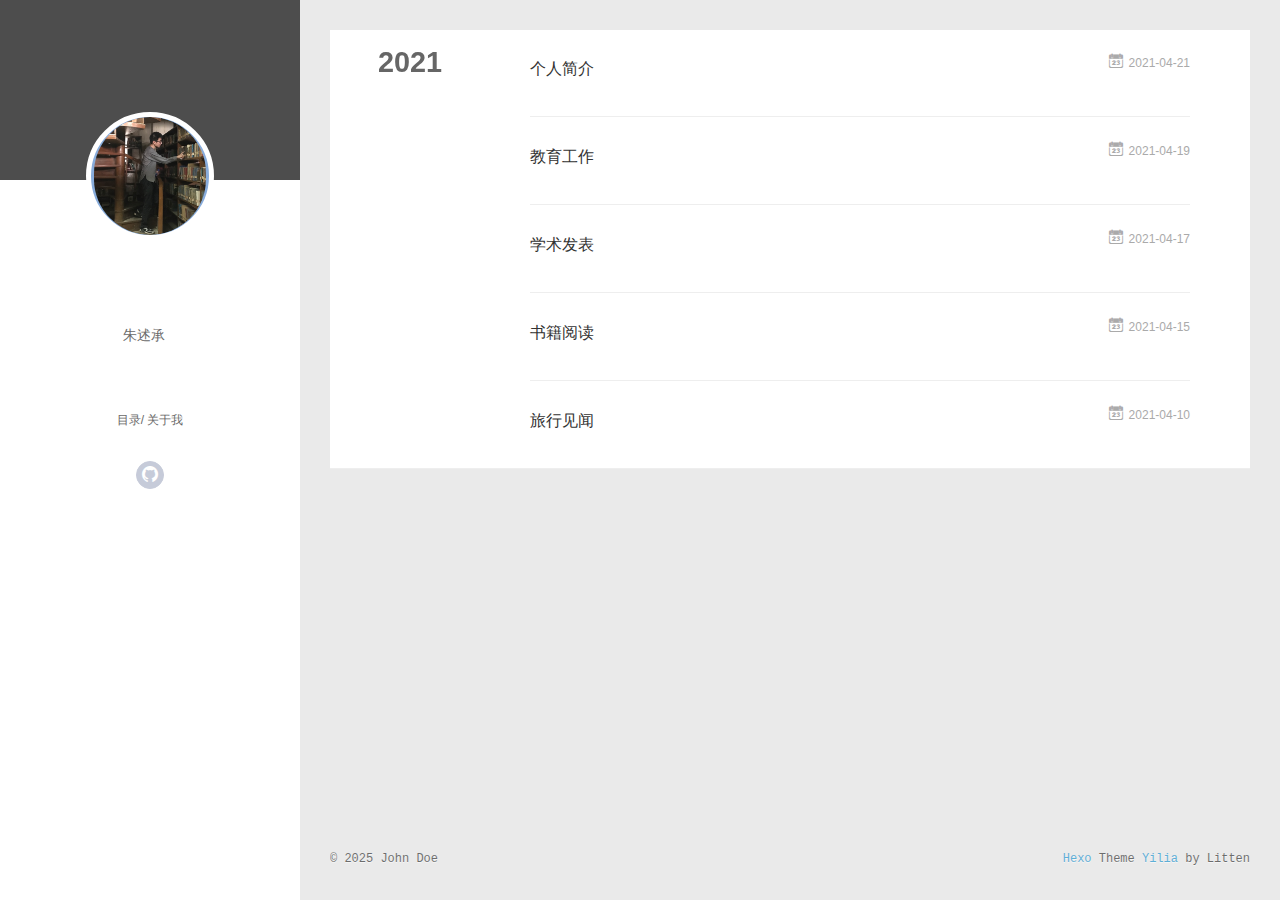
<file: archives/2021/04/index.html>
<!DOCTYPE html>
<html>
<head>
  <meta charset="utf-8">
  
  <meta name="renderer" content="webkit">
  <meta http-equiv="X-UA-Compatible" content="IE=edge" >
  <link rel="dns-prefetch" href="http://example.com">
  <title>Archives: 2021/4 | Hexo</title>
  <meta name="viewport" content="width=device-width, initial-scale=1, maximum-scale=1">
  <meta property="og:type" content="website">
<meta property="og:title" content="Hexo">
<meta property="og:url" content="http://example.com/archives/2021/04/index.html">
<meta property="og:site_name" content="Hexo">
<meta property="og:locale" content="en_US">
<meta property="article:author" content="John Doe">
<meta name="twitter:card" content="summary">
  
    <link rel="alternative" href="/atom.xml" title="Hexo" type="application/atom+xml">
  
  
    <link rel="icon" href="/favicon.png">
  
  <link rel="stylesheet" type="text/css" href="/./main.0cf68a.css">
  <style type="text/css">
  
    #container.show {
      background: linear-gradient(200deg,#a0cfe4,#e8c37e);
    }
  </style>
  

  

<meta name="generator" content="Hexo 5.4.0"></head>

<body>
  <div id="container" q-class="show:isCtnShow">
    <canvas id="anm-canvas" class="anm-canvas"></canvas>
    <div class="left-col" q-class="show:isShow">
      
<div class="overlay" style="background: #4d4d4d"></div>
<div class="intrude-less">
	<header id="header" class="inner">
		<a href="/" class="profilepic">
			<img src="/assets/avatar.jpg" class="js-avatar show">
		</a>
		<hgroup>
		  <h1 class="header-author"><a href="/"></a></h1>
		</hgroup>
		

		<nav class="header-menu">
			<ul>
			
				<li><a target="_blank" rel="noopener" href="https://zhushucheng.github.io">朱述承</a></li>
	        
			</ul>
		</nav>
		<nav class="header-smart-menu">
    		
    			
    			<a q-on="click: openSlider(e, 'innerArchive')" href="javascript:void(0)">目录</a>
    			
            
    			
    			<a q-on="click: openSlider(e, 'aboutme')" href="javascript:void(0)">关于我</a>
    			
            
		</nav>
		<nav class="header-nav">
			<div class="social">
				
					<a class="github" target="_blank" href="https://github.com/zhushucheng" title="github"><i class="icon-github"></i></a>
		        
			</div>
		</nav>
	</header>		
</div>

    </div>
    <div class="mid-col" q-class="show:isShow,hide:isShow|isFalse">
      
<nav id="mobile-nav">
  	<div class="overlay js-overlay" style="background: #4d4d4d"></div>
	<div class="btnctn js-mobile-btnctn">
  		<div class="slider-trigger list" q-on="click: openSlider(e)"><i class="icon icon-sort"></i></div>
	</div>
	<div class="intrude-less">
		<header id="header" class="inner">
			<div class="profilepic">
				<img src="/assets/avatar.jpg" class="js-avatar">
			</div>
			<hgroup>
			  <h1 class="header-author js-header-author"></h1>
			</hgroup>
			
			
			
				
			
			
			
			<nav class="header-nav">
				<div class="social">
					
						<a class="github" target="_blank" href="https://github.com/zhushucheng" title="github"><i class="icon-github"></i></a>
			        
				</div>
			</nav>

			<nav class="header-menu js-header-menu">
				<ul style="width: 50%">
				
				
					<li style="width: 100%"><a target="_blank" rel="noopener" href="https://zhushucheng.github.io">朱述承</a></li>
		        
				</ul>
			</nav>
		</header>				
	</div>
	<div class="mobile-mask" style="display:none" q-show="isShow"></div>
</nav>

      <div id="wrapper" class="body-wrap">
        <div class="menu-l">
          <div class="canvas-wrap">
            <canvas data-colors="#eaeaea" data-sectionHeight="100" data-contentId="js-content" id="myCanvas1" class="anm-canvas"></canvas>
          </div>
          <div id="js-content" class="content-ll">
            
  
  
    
    
      
      
      <section class="archives-wrap">
        <div class="archive-year-wrap">
          <a href="/archives/2021" class="archive-year">2021</a>
        </div>
        <div class="archives">
    
    <article class="archive-article archive-type-post">
  <div class="archive-article-inner">
    <header class="archive-article-header">
      	<div class="article-meta">
	      	<a href="/2021/04/21/%E4%B8%AA%E4%BA%BA%E7%AE%80%E4%BB%8B/" class="archive-article-date">
  	<time datetime="2021-04-20T16:00:00.000Z" itemprop="datePublished"><i class="icon-calendar icon"></i>2021-04-21</time>
</a>
        </div>
    	 
  
    <h1 itemprop="name">
      <a class="archive-article-title" href="/2021/04/21/%E4%B8%AA%E4%BA%BA%E7%AE%80%E4%BB%8B/">个人简介</a>
    </h1>
  

        <div class="article-info info-on-right">
          
          

        </div>
        <div class="clearfix"></div>
    </header>
  </div>
</article>
  
    
    
    <article class="archive-article archive-type-post">
  <div class="archive-article-inner">
    <header class="archive-article-header">
      	<div class="article-meta">
	      	<a href="/2021/04/19/%E6%95%99%E8%82%B2%E5%B7%A5%E4%BD%9C/" class="archive-article-date">
  	<time datetime="2021-04-18T16:00:00.000Z" itemprop="datePublished"><i class="icon-calendar icon"></i>2021-04-19</time>
</a>
        </div>
    	 
  
    <h1 itemprop="name">
      <a class="archive-article-title" href="/2021/04/19/%E6%95%99%E8%82%B2%E5%B7%A5%E4%BD%9C/">教育工作</a>
    </h1>
  

        <div class="article-info info-on-right">
          
          

        </div>
        <div class="clearfix"></div>
    </header>
  </div>
</article>
  
    
    
    <article class="archive-article archive-type-post">
  <div class="archive-article-inner">
    <header class="archive-article-header">
      	<div class="article-meta">
	      	<a href="/2021/04/17/%E5%AD%A6%E6%9C%AF%E5%8F%91%E8%A1%A8/" class="archive-article-date">
  	<time datetime="2021-04-16T16:00:00.000Z" itemprop="datePublished"><i class="icon-calendar icon"></i>2021-04-17</time>
</a>
        </div>
    	 
  
    <h1 itemprop="name">
      <a class="archive-article-title" href="/2021/04/17/%E5%AD%A6%E6%9C%AF%E5%8F%91%E8%A1%A8/">学术发表</a>
    </h1>
  

        <div class="article-info info-on-right">
          
          

        </div>
        <div class="clearfix"></div>
    </header>
  </div>
</article>
  
    
    
    <article class="archive-article archive-type-post">
  <div class="archive-article-inner">
    <header class="archive-article-header">
      	<div class="article-meta">
	      	<a href="/2021/04/15/%E4%B9%A6%E7%B1%8D%E9%98%85%E8%AF%BB/" class="archive-article-date">
  	<time datetime="2021-04-14T16:00:00.000Z" itemprop="datePublished"><i class="icon-calendar icon"></i>2021-04-15</time>
</a>
        </div>
    	 
  
    <h1 itemprop="name">
      <a class="archive-article-title" href="/2021/04/15/%E4%B9%A6%E7%B1%8D%E9%98%85%E8%AF%BB/">书籍阅读</a>
    </h1>
  

        <div class="article-info info-on-right">
          
          

        </div>
        <div class="clearfix"></div>
    </header>
  </div>
</article>
  
    
    
    <article class="archive-article archive-type-post">
  <div class="archive-article-inner">
    <header class="archive-article-header">
      	<div class="article-meta">
	      	<a href="/2021/04/10/%E6%97%85%E8%A1%8C%E8%A7%81%E9%97%BB/" class="archive-article-date">
  	<time datetime="2021-04-09T16:00:00.000Z" itemprop="datePublished"><i class="icon-calendar icon"></i>2021-04-10</time>
</a>
        </div>
    	 
  
    <h1 itemprop="name">
      <a class="archive-article-title" href="/2021/04/10/%E6%97%85%E8%A1%8C%E8%A7%81%E9%97%BB/">旅行见闻</a>
    </h1>
  

        <div class="article-info info-on-right">
          
          

        </div>
        <div class="clearfix"></div>
    </header>
  </div>
</article>
  
  
    </div></section>
  

    


          </div>
        </div>
      </div>
      <footer id="footer">
  <div class="outer">
    <div id="footer-info">
    	<div class="footer-left">
    		&copy; 2025 John Doe
    	</div>
      	<div class="footer-right">
      		<a href="http://hexo.io/" target="_blank">Hexo</a>  Theme <a href="https://github.com/litten/hexo-theme-yilia" target="_blank">Yilia</a> by Litten
      	</div>
    </div>
  </div>
</footer>
    </div>
    <script>
	var yiliaConfig = {
		mathjax: false,
		isHome: false,
		isPost: false,
		isArchive: true,
		isTag: false,
		isCategory: false,
		open_in_new: false,
		toc_hide_index: true,
		root: "/",
		innerArchive: true,
		showTags: false
	}
</script>

<script>!function(t){function n(e){if(r[e])return r[e].exports;var i=r[e]={exports:{},id:e,loaded:!1};return t[e].call(i.exports,i,i.exports,n),i.loaded=!0,i.exports}var r={};n.m=t,n.c=r,n.p="./",n(0)}([function(t,n,r){r(195),t.exports=r(191)},function(t,n,r){var e=r(3),i=r(52),o=r(27),u=r(28),c=r(53),f="prototype",a=function(t,n,r){var s,l,h,v,p=t&a.F,d=t&a.G,y=t&a.S,g=t&a.P,b=t&a.B,m=d?e:y?e[n]||(e[n]={}):(e[n]||{})[f],x=d?i:i[n]||(i[n]={}),w=x[f]||(x[f]={});d&&(r=n);for(s in r)l=!p&&m&&void 0!==m[s],h=(l?m:r)[s],v=b&&l?c(h,e):g&&"function"==typeof h?c(Function.call,h):h,m&&u(m,s,h,t&a.U),x[s]!=h&&o(x,s,v),g&&w[s]!=h&&(w[s]=h)};e.core=i,a.F=1,a.G=2,a.S=4,a.P=8,a.B=16,a.W=32,a.U=64,a.R=128,t.exports=a},function(t,n,r){var e=r(6);t.exports=function(t){if(!e(t))throw TypeError(t+" is not an object!");return t}},function(t,n){var r=t.exports="undefined"!=typeof window&&window.Math==Math?window:"undefined"!=typeof self&&self.Math==Math?self:Function("return this")();"number"==typeof __g&&(__g=r)},function(t,n){t.exports=function(t){try{return!!t()}catch(t){return!0}}},function(t,n){var r=t.exports="undefined"!=typeof window&&window.Math==Math?window:"undefined"!=typeof self&&self.Math==Math?self:Function("return this")();"number"==typeof __g&&(__g=r)},function(t,n){t.exports=function(t){return"object"==typeof t?null!==t:"function"==typeof t}},function(t,n,r){var e=r(126)("wks"),i=r(76),o=r(3).Symbol,u="function"==typeof o;(t.exports=function(t){return e[t]||(e[t]=u&&o[t]||(u?o:i)("Symbol."+t))}).store=e},function(t,n){var r={}.hasOwnProperty;t.exports=function(t,n){return r.call(t,n)}},function(t,n,r){var e=r(94),i=r(33);t.exports=function(t){return e(i(t))}},function(t,n,r){t.exports=!r(4)(function(){return 7!=Object.defineProperty({},"a",{get:function(){return 7}}).a})},function(t,n,r){var e=r(2),i=r(167),o=r(50),u=Object.defineProperty;n.f=r(10)?Object.defineProperty:function(t,n,r){if(e(t),n=o(n,!0),e(r),i)try{return u(t,n,r)}catch(t){}if("get"in r||"set"in r)throw TypeError("Accessors not supported!");return"value"in r&&(t[n]=r.value),t}},function(t,n,r){t.exports=!r(18)(function(){return 7!=Object.defineProperty({},"a",{get:function(){return 7}}).a})},function(t,n,r){var e=r(14),i=r(22);t.exports=r(12)?function(t,n,r){return e.f(t,n,i(1,r))}:function(t,n,r){return t[n]=r,t}},function(t,n,r){var e=r(20),i=r(58),o=r(42),u=Object.defineProperty;n.f=r(12)?Object.defineProperty:function(t,n,r){if(e(t),n=o(n,!0),e(r),i)try{return u(t,n,r)}catch(t){}if("get"in r||"set"in r)throw TypeError("Accessors not supported!");return"value"in r&&(t[n]=r.value),t}},function(t,n,r){var e=r(40)("wks"),i=r(23),o=r(5).Symbol,u="function"==typeof o;(t.exports=function(t){return e[t]||(e[t]=u&&o[t]||(u?o:i)("Symbol."+t))}).store=e},function(t,n,r){var e=r(67),i=Math.min;t.exports=function(t){return t>0?i(e(t),9007199254740991):0}},function(t,n,r){var e=r(46);t.exports=function(t){return Object(e(t))}},function(t,n){t.exports=function(t){try{return!!t()}catch(t){return!0}}},function(t,n,r){var e=r(63),i=r(34);t.exports=Object.keys||function(t){return e(t,i)}},function(t,n,r){var e=r(21);t.exports=function(t){if(!e(t))throw TypeError(t+" is not an object!");return t}},function(t,n){t.exports=function(t){return"object"==typeof t?null!==t:"function"==typeof t}},function(t,n){t.exports=function(t,n){return{enumerable:!(1&t),configurable:!(2&t),writable:!(4&t),value:n}}},function(t,n){var r=0,e=Math.random();t.exports=function(t){return"Symbol(".concat(void 0===t?"":t,")_",(++r+e).toString(36))}},function(t,n){var r={}.hasOwnProperty;t.exports=function(t,n){return r.call(t,n)}},function(t,n){var r=t.exports={version:"2.4.0"};"number"==typeof __e&&(__e=r)},function(t,n){t.exports=function(t){if("function"!=typeof t)throw TypeError(t+" is not a function!");return t}},function(t,n,r){var e=r(11),i=r(66);t.exports=r(10)?function(t,n,r){return e.f(t,n,i(1,r))}:function(t,n,r){return t[n]=r,t}},function(t,n,r){var e=r(3),i=r(27),o=r(24),u=r(76)("src"),c="toString",f=Function[c],a=(""+f).split(c);r(52).inspectSource=function(t){return f.call(t)},(t.exports=function(t,n,r,c){var f="function"==typeof r;f&&(o(r,"name")||i(r,"name",n)),t[n]!==r&&(f&&(o(r,u)||i(r,u,t[n]?""+t[n]:a.join(String(n)))),t===e?t[n]=r:c?t[n]?t[n]=r:i(t,n,r):(delete t[n],i(t,n,r)))})(Function.prototype,c,function(){return"function"==typeof this&&this[u]||f.call(this)})},function(t,n,r){var e=r(1),i=r(4),o=r(46),u=function(t,n,r,e){var i=String(o(t)),u="<"+n;return""!==r&&(u+=" "+r+'="'+String(e).replace(/"/g,"&quot;")+'"'),u+">"+i+"</"+n+">"};t.exports=function(t,n){var r={};r[t]=n(u),e(e.P+e.F*i(function(){var n=""[t]('"');return n!==n.toLowerCase()||n.split('"').length>3}),"String",r)}},function(t,n,r){var e=r(115),i=r(46);t.exports=function(t){return e(i(t))}},function(t,n,r){var e=r(116),i=r(66),o=r(30),u=r(50),c=r(24),f=r(167),a=Object.getOwnPropertyDescriptor;n.f=r(10)?a:function(t,n){if(t=o(t),n=u(n,!0),f)try{return a(t,n)}catch(t){}if(c(t,n))return i(!e.f.call(t,n),t[n])}},function(t,n,r){var e=r(24),i=r(17),o=r(145)("IE_PROTO"),u=Object.prototype;t.exports=Object.getPrototypeOf||function(t){return t=i(t),e(t,o)?t[o]:"function"==typeof t.constructor&&t instanceof t.constructor?t.constructor.prototype:t instanceof Object?u:null}},function(t,n){t.exports=function(t){if(void 0==t)throw TypeError("Can't call method on  "+t);return t}},function(t,n){t.exports="constructor,hasOwnProperty,isPrototypeOf,propertyIsEnumerable,toLocaleString,toString,valueOf".split(",")},function(t,n){t.exports={}},function(t,n){t.exports=!0},function(t,n){n.f={}.propertyIsEnumerable},function(t,n,r){var e=r(14).f,i=r(8),o=r(15)("toStringTag");t.exports=function(t,n,r){t&&!i(t=r?t:t.prototype,o)&&e(t,o,{configurable:!0,value:n})}},function(t,n,r){var e=r(40)("keys"),i=r(23);t.exports=function(t){return e[t]||(e[t]=i(t))}},function(t,n,r){var e=r(5),i="__core-js_shared__",o=e[i]||(e[i]={});t.exports=function(t){return o[t]||(o[t]={})}},function(t,n){var r=Math.ceil,e=Math.floor;t.exports=function(t){return isNaN(t=+t)?0:(t>0?e:r)(t)}},function(t,n,r){var e=r(21);t.exports=function(t,n){if(!e(t))return t;var r,i;if(n&&"function"==typeof(r=t.toString)&&!e(i=r.call(t)))return i;if("function"==typeof(r=t.valueOf)&&!e(i=r.call(t)))return i;if(!n&&"function"==typeof(r=t.toString)&&!e(i=r.call(t)))return i;throw TypeError("Can't convert object to primitive value")}},function(t,n,r){var e=r(5),i=r(25),o=r(36),u=r(44),c=r(14).f;t.exports=function(t){var n=i.Symbol||(i.Symbol=o?{}:e.Symbol||{});"_"==t.charAt(0)||t in n||c(n,t,{value:u.f(t)})}},function(t,n,r){n.f=r(15)},function(t,n){var r={}.toString;t.exports=function(t){return r.call(t).slice(8,-1)}},function(t,n){t.exports=function(t){if(void 0==t)throw TypeError("Can't call method on  "+t);return t}},function(t,n,r){var e=r(4);t.exports=function(t,n){return!!t&&e(function(){n?t.call(null,function(){},1):t.call(null)})}},function(t,n,r){var e=r(53),i=r(115),o=r(17),u=r(16),c=r(203);t.exports=function(t,n){var r=1==t,f=2==t,a=3==t,s=4==t,l=6==t,h=5==t||l,v=n||c;return function(n,c,p){for(var d,y,g=o(n),b=i(g),m=e(c,p,3),x=u(b.length),w=0,S=r?v(n,x):f?v(n,0):void 0;x>w;w++)if((h||w in b)&&(d=b[w],y=m(d,w,g),t))if(r)S[w]=y;else if(y)switch(t){case 3:return!0;case 5:return d;case 6:return w;case 2:S.push(d)}else if(s)return!1;return l?-1:a||s?s:S}}},function(t,n,r){var e=r(1),i=r(52),o=r(4);t.exports=function(t,n){var r=(i.Object||{})[t]||Object[t],u={};u[t]=n(r),e(e.S+e.F*o(function(){r(1)}),"Object",u)}},function(t,n,r){var e=r(6);t.exports=function(t,n){if(!e(t))return t;var r,i;if(n&&"function"==typeof(r=t.toString)&&!e(i=r.call(t)))return i;if("function"==typeof(r=t.valueOf)&&!e(i=r.call(t)))return i;if(!n&&"function"==typeof(r=t.toString)&&!e(i=r.call(t)))return i;throw TypeError("Can't convert object to primitive value")}},function(t,n,r){var e=r(5),i=r(25),o=r(91),u=r(13),c="prototype",f=function(t,n,r){var a,s,l,h=t&f.F,v=t&f.G,p=t&f.S,d=t&f.P,y=t&f.B,g=t&f.W,b=v?i:i[n]||(i[n]={}),m=b[c],x=v?e:p?e[n]:(e[n]||{})[c];v&&(r=n);for(a in r)(s=!h&&x&&void 0!==x[a])&&a in b||(l=s?x[a]:r[a],b[a]=v&&"function"!=typeof x[a]?r[a]:y&&s?o(l,e):g&&x[a]==l?function(t){var n=function(n,r,e){if(this instanceof t){switch(arguments.length){case 0:return new t;case 1:return new t(n);case 2:return new t(n,r)}return new t(n,r,e)}return t.apply(this,arguments)};return n[c]=t[c],n}(l):d&&"function"==typeof l?o(Function.call,l):l,d&&((b.virtual||(b.virtual={}))[a]=l,t&f.R&&m&&!m[a]&&u(m,a,l)))};f.F=1,f.G=2,f.S=4,f.P=8,f.B=16,f.W=32,f.U=64,f.R=128,t.exports=f},function(t,n){var r=t.exports={version:"2.4.0"};"number"==typeof __e&&(__e=r)},function(t,n,r){var e=r(26);t.exports=function(t,n,r){if(e(t),void 0===n)return t;switch(r){case 1:return function(r){return t.call(n,r)};case 2:return function(r,e){return t.call(n,r,e)};case 3:return function(r,e,i){return t.call(n,r,e,i)}}return function(){return t.apply(n,arguments)}}},function(t,n,r){var e=r(183),i=r(1),o=r(126)("metadata"),u=o.store||(o.store=new(r(186))),c=function(t,n,r){var i=u.get(t);if(!i){if(!r)return;u.set(t,i=new e)}var o=i.get(n);if(!o){if(!r)return;i.set(n,o=new e)}return o},f=function(t,n,r){var e=c(n,r,!1);return void 0!==e&&e.has(t)},a=function(t,n,r){var e=c(n,r,!1);return void 0===e?void 0:e.get(t)},s=function(t,n,r,e){c(r,e,!0).set(t,n)},l=function(t,n){var r=c(t,n,!1),e=[];return r&&r.forEach(function(t,n){e.push(n)}),e},h=function(t){return void 0===t||"symbol"==typeof t?t:String(t)},v=function(t){i(i.S,"Reflect",t)};t.exports={store:u,map:c,has:f,get:a,set:s,keys:l,key:h,exp:v}},function(t,n,r){"use strict";if(r(10)){var e=r(69),i=r(3),o=r(4),u=r(1),c=r(127),f=r(152),a=r(53),s=r(68),l=r(66),h=r(27),v=r(73),p=r(67),d=r(16),y=r(75),g=r(50),b=r(24),m=r(180),x=r(114),w=r(6),S=r(17),_=r(137),O=r(70),E=r(32),P=r(71).f,j=r(154),F=r(76),M=r(7),A=r(48),N=r(117),T=r(146),I=r(155),k=r(80),L=r(123),R=r(74),C=r(130),D=r(160),U=r(11),W=r(31),G=U.f,B=W.f,V=i.RangeError,z=i.TypeError,q=i.Uint8Array,K="ArrayBuffer",J="Shared"+K,Y="BYTES_PER_ELEMENT",H="prototype",$=Array[H],X=f.ArrayBuffer,Q=f.DataView,Z=A(0),tt=A(2),nt=A(3),rt=A(4),et=A(5),it=A(6),ot=N(!0),ut=N(!1),ct=I.values,ft=I.keys,at=I.entries,st=$.lastIndexOf,lt=$.reduce,ht=$.reduceRight,vt=$.join,pt=$.sort,dt=$.slice,yt=$.toString,gt=$.toLocaleString,bt=M("iterator"),mt=M("toStringTag"),xt=F("typed_constructor"),wt=F("def_constructor"),St=c.CONSTR,_t=c.TYPED,Ot=c.VIEW,Et="Wrong length!",Pt=A(1,function(t,n){return Tt(T(t,t[wt]),n)}),jt=o(function(){return 1===new q(new Uint16Array([1]).buffer)[0]}),Ft=!!q&&!!q[H].set&&o(function(){new q(1).set({})}),Mt=function(t,n){if(void 0===t)throw z(Et);var r=+t,e=d(t);if(n&&!m(r,e))throw V(Et);return e},At=function(t,n){var r=p(t);if(r<0||r%n)throw V("Wrong offset!");return r},Nt=function(t){if(w(t)&&_t in t)return t;throw z(t+" is not a typed array!")},Tt=function(t,n){if(!(w(t)&&xt in t))throw z("It is not a typed array constructor!");return new t(n)},It=function(t,n){return kt(T(t,t[wt]),n)},kt=function(t,n){for(var r=0,e=n.length,i=Tt(t,e);e>r;)i[r]=n[r++];return i},Lt=function(t,n,r){G(t,n,{get:function(){return this._d[r]}})},Rt=function(t){var n,r,e,i,o,u,c=S(t),f=arguments.length,s=f>1?arguments[1]:void 0,l=void 0!==s,h=j(c);if(void 0!=h&&!_(h)){for(u=h.call(c),e=[],n=0;!(o=u.next()).done;n++)e.push(o.value);c=e}for(l&&f>2&&(s=a(s,arguments[2],2)),n=0,r=d(c.length),i=Tt(this,r);r>n;n++)i[n]=l?s(c[n],n):c[n];return i},Ct=function(){for(var t=0,n=arguments.length,r=Tt(this,n);n>t;)r[t]=arguments[t++];return r},Dt=!!q&&o(function(){gt.call(new q(1))}),Ut=function(){return gt.apply(Dt?dt.call(Nt(this)):Nt(this),arguments)},Wt={copyWithin:function(t,n){return D.call(Nt(this),t,n,arguments.length>2?arguments[2]:void 0)},every:function(t){return rt(Nt(this),t,arguments.length>1?arguments[1]:void 0)},fill:function(t){return C.apply(Nt(this),arguments)},filter:function(t){return It(this,tt(Nt(this),t,arguments.length>1?arguments[1]:void 0))},find:function(t){return et(Nt(this),t,arguments.length>1?arguments[1]:void 0)},findIndex:function(t){return it(Nt(this),t,arguments.length>1?arguments[1]:void 0)},forEach:function(t){Z(Nt(this),t,arguments.length>1?arguments[1]:void 0)},indexOf:function(t){return ut(Nt(this),t,arguments.length>1?arguments[1]:void 0)},includes:function(t){return ot(Nt(this),t,arguments.length>1?arguments[1]:void 0)},join:function(t){return vt.apply(Nt(this),arguments)},lastIndexOf:function(t){return st.apply(Nt(this),arguments)},map:function(t){return Pt(Nt(this),t,arguments.length>1?arguments[1]:void 0)},reduce:function(t){return lt.apply(Nt(this),arguments)},reduceRight:function(t){return ht.apply(Nt(this),arguments)},reverse:function(){for(var t,n=this,r=Nt(n).length,e=Math.floor(r/2),i=0;i<e;)t=n[i],n[i++]=n[--r],n[r]=t;return n},some:function(t){return nt(Nt(this),t,arguments.length>1?arguments[1]:void 0)},sort:function(t){return pt.call(Nt(this),t)},subarray:function(t,n){var r=Nt(this),e=r.length,i=y(t,e);return new(T(r,r[wt]))(r.buffer,r.byteOffset+i*r.BYTES_PER_ELEMENT,d((void 0===n?e:y(n,e))-i))}},Gt=function(t,n){return It(this,dt.call(Nt(this),t,n))},Bt=function(t){Nt(this);var n=At(arguments[1],1),r=this.length,e=S(t),i=d(e.length),o=0;if(i+n>r)throw V(Et);for(;o<i;)this[n+o]=e[o++]},Vt={entries:function(){return at.call(Nt(this))},keys:function(){return ft.call(Nt(this))},values:function(){return ct.call(Nt(this))}},zt=function(t,n){return w(t)&&t[_t]&&"symbol"!=typeof n&&n in t&&String(+n)==String(n)},qt=function(t,n){return zt(t,n=g(n,!0))?l(2,t[n]):B(t,n)},Kt=function(t,n,r){return!(zt(t,n=g(n,!0))&&w(r)&&b(r,"value"))||b(r,"get")||b(r,"set")||r.configurable||b(r,"writable")&&!r.writable||b(r,"enumerable")&&!r.enumerable?G(t,n,r):(t[n]=r.value,t)};St||(W.f=qt,U.f=Kt),u(u.S+u.F*!St,"Object",{getOwnPropertyDescriptor:qt,defineProperty:Kt}),o(function(){yt.call({})})&&(yt=gt=function(){return vt.call(this)});var Jt=v({},Wt);v(Jt,Vt),h(Jt,bt,Vt.values),v(Jt,{slice:Gt,set:Bt,constructor:function(){},toString:yt,toLocaleString:Ut}),Lt(Jt,"buffer","b"),Lt(Jt,"byteOffset","o"),Lt(Jt,"byteLength","l"),Lt(Jt,"length","e"),G(Jt,mt,{get:function(){return this[_t]}}),t.exports=function(t,n,r,f){f=!!f;var a=t+(f?"Clamped":"")+"Array",l="Uint8Array"!=a,v="get"+t,p="set"+t,y=i[a],g=y||{},b=y&&E(y),m=!y||!c.ABV,S={},_=y&&y[H],j=function(t,r){var e=t._d;return e.v[v](r*n+e.o,jt)},F=function(t,r,e){var i=t._d;f&&(e=(e=Math.round(e))<0?0:e>255?255:255&e),i.v[p](r*n+i.o,e,jt)},M=function(t,n){G(t,n,{get:function(){return j(this,n)},set:function(t){return F(this,n,t)},enumerable:!0})};m?(y=r(function(t,r,e,i){s(t,y,a,"_d");var o,u,c,f,l=0,v=0;if(w(r)){if(!(r instanceof X||(f=x(r))==K||f==J))return _t in r?kt(y,r):Rt.call(y,r);o=r,v=At(e,n);var p=r.byteLength;if(void 0===i){if(p%n)throw V(Et);if((u=p-v)<0)throw V(Et)}else if((u=d(i)*n)+v>p)throw V(Et);c=u/n}else c=Mt(r,!0),u=c*n,o=new X(u);for(h(t,"_d",{b:o,o:v,l:u,e:c,v:new Q(o)});l<c;)M(t,l++)}),_=y[H]=O(Jt),h(_,"constructor",y)):L(function(t){new y(null),new y(t)},!0)||(y=r(function(t,r,e,i){s(t,y,a);var o;return w(r)?r instanceof X||(o=x(r))==K||o==J?void 0!==i?new g(r,At(e,n),i):void 0!==e?new g(r,At(e,n)):new g(r):_t in r?kt(y,r):Rt.call(y,r):new g(Mt(r,l))}),Z(b!==Function.prototype?P(g).concat(P(b)):P(g),function(t){t in y||h(y,t,g[t])}),y[H]=_,e||(_.constructor=y));var A=_[bt],N=!!A&&("values"==A.name||void 0==A.name),T=Vt.values;h(y,xt,!0),h(_,_t,a),h(_,Ot,!0),h(_,wt,y),(f?new y(1)[mt]==a:mt in _)||G(_,mt,{get:function(){return a}}),S[a]=y,u(u.G+u.W+u.F*(y!=g),S),u(u.S,a,{BYTES_PER_ELEMENT:n,from:Rt,of:Ct}),Y in _||h(_,Y,n),u(u.P,a,Wt),R(a),u(u.P+u.F*Ft,a,{set:Bt}),u(u.P+u.F*!N,a,Vt),u(u.P+u.F*(_.toString!=yt),a,{toString:yt}),u(u.P+u.F*o(function(){new y(1).slice()}),a,{slice:Gt}),u(u.P+u.F*(o(function(){return[1,2].toLocaleString()!=new y([1,2]).toLocaleString()})||!o(function(){_.toLocaleString.call([1,2])})),a,{toLocaleString:Ut}),k[a]=N?A:T,e||N||h(_,bt,T)}}else t.exports=function(){}},function(t,n){var r={}.toString;t.exports=function(t){return r.call(t).slice(8,-1)}},function(t,n,r){var e=r(21),i=r(5).document,o=e(i)&&e(i.createElement);t.exports=function(t){return o?i.createElement(t):{}}},function(t,n,r){t.exports=!r(12)&&!r(18)(function(){return 7!=Object.defineProperty(r(57)("div"),"a",{get:function(){return 7}}).a})},function(t,n,r){"use strict";var e=r(36),i=r(51),o=r(64),u=r(13),c=r(8),f=r(35),a=r(96),s=r(38),l=r(103),h=r(15)("iterator"),v=!([].keys&&"next"in[].keys()),p="keys",d="values",y=function(){return this};t.exports=function(t,n,r,g,b,m,x){a(r,n,g);var w,S,_,O=function(t){if(!v&&t in F)return F[t];switch(t){case p:case d:return function(){return new r(this,t)}}return function(){return new r(this,t)}},E=n+" Iterator",P=b==d,j=!1,F=t.prototype,M=F[h]||F["@@iterator"]||b&&F[b],A=M||O(b),N=b?P?O("entries"):A:void 0,T="Array"==n?F.entries||M:M;if(T&&(_=l(T.call(new t)))!==Object.prototype&&(s(_,E,!0),e||c(_,h)||u(_,h,y)),P&&M&&M.name!==d&&(j=!0,A=function(){return M.call(this)}),e&&!x||!v&&!j&&F[h]||u(F,h,A),f[n]=A,f[E]=y,b)if(w={values:P?A:O(d),keys:m?A:O(p),entries:N},x)for(S in w)S in F||o(F,S,w[S]);else i(i.P+i.F*(v||j),n,w);return w}},function(t,n,r){var e=r(20),i=r(100),o=r(34),u=r(39)("IE_PROTO"),c=function(){},f="prototype",a=function(){var t,n=r(57)("iframe"),e=o.length;for(n.style.display="none",r(93).appendChild(n),n.src="javascript:",t=n.contentWindow.document,t.open(),t.write("<script>document.F=Object<\/script>"),t.close(),a=t.F;e--;)delete a[f][o[e]];return a()};t.exports=Object.create||function(t,n){var r;return null!==t?(c[f]=e(t),r=new c,c[f]=null,r[u]=t):r=a(),void 0===n?r:i(r,n)}},function(t,n,r){var e=r(63),i=r(34).concat("length","prototype");n.f=Object.getOwnPropertyNames||function(t){return e(t,i)}},function(t,n){n.f=Object.getOwnPropertySymbols},function(t,n,r){var e=r(8),i=r(9),o=r(90)(!1),u=r(39)("IE_PROTO");t.exports=function(t,n){var r,c=i(t),f=0,a=[];for(r in c)r!=u&&e(c,r)&&a.push(r);for(;n.length>f;)e(c,r=n[f++])&&(~o(a,r)||a.push(r));return a}},function(t,n,r){t.exports=r(13)},function(t,n,r){var e=r(76)("meta"),i=r(6),o=r(24),u=r(11).f,c=0,f=Object.isExtensible||function(){return!0},a=!r(4)(function(){return f(Object.preventExtensions({}))}),s=function(t){u(t,e,{value:{i:"O"+ ++c,w:{}}})},l=function(t,n){if(!i(t))return"symbol"==typeof t?t:("string"==typeof t?"S":"P")+t;if(!o(t,e)){if(!f(t))return"F";if(!n)return"E";s(t)}return t[e].i},h=function(t,n){if(!o(t,e)){if(!f(t))return!0;if(!n)return!1;s(t)}return t[e].w},v=function(t){return a&&p.NEED&&f(t)&&!o(t,e)&&s(t),t},p=t.exports={KEY:e,NEED:!1,fastKey:l,getWeak:h,onFreeze:v}},function(t,n){t.exports=function(t,n){return{enumerable:!(1&t),configurable:!(2&t),writable:!(4&t),value:n}}},function(t,n){var r=Math.ceil,e=Math.floor;t.exports=function(t){return isNaN(t=+t)?0:(t>0?e:r)(t)}},function(t,n){t.exports=function(t,n,r,e){if(!(t instanceof n)||void 0!==e&&e in t)throw TypeError(r+": incorrect invocation!");return t}},function(t,n){t.exports=!1},function(t,n,r){var e=r(2),i=r(173),o=r(133),u=r(145)("IE_PROTO"),c=function(){},f="prototype",a=function(){var t,n=r(132)("iframe"),e=o.length;for(n.style.display="none",r(135).appendChild(n),n.src="javascript:",t=n.contentWindow.document,t.open(),t.write("<script>document.F=Object<\/script>"),t.close(),a=t.F;e--;)delete a[f][o[e]];return a()};t.exports=Object.create||function(t,n){var r;return null!==t?(c[f]=e(t),r=new c,c[f]=null,r[u]=t):r=a(),void 0===n?r:i(r,n)}},function(t,n,r){var e=r(175),i=r(133).concat("length","prototype");n.f=Object.getOwnPropertyNames||function(t){return e(t,i)}},function(t,n,r){var e=r(175),i=r(133);t.exports=Object.keys||function(t){return e(t,i)}},function(t,n,r){var e=r(28);t.exports=function(t,n,r){for(var i in n)e(t,i,n[i],r);return t}},function(t,n,r){"use strict";var e=r(3),i=r(11),o=r(10),u=r(7)("species");t.exports=function(t){var n=e[t];o&&n&&!n[u]&&i.f(n,u,{configurable:!0,get:function(){return this}})}},function(t,n,r){var e=r(67),i=Math.max,o=Math.min;t.exports=function(t,n){return t=e(t),t<0?i(t+n,0):o(t,n)}},function(t,n){var r=0,e=Math.random();t.exports=function(t){return"Symbol(".concat(void 0===t?"":t,")_",(++r+e).toString(36))}},function(t,n,r){var e=r(33);t.exports=function(t){return Object(e(t))}},function(t,n,r){var e=r(7)("unscopables"),i=Array.prototype;void 0==i[e]&&r(27)(i,e,{}),t.exports=function(t){i[e][t]=!0}},function(t,n,r){var e=r(53),i=r(169),o=r(137),u=r(2),c=r(16),f=r(154),a={},s={},n=t.exports=function(t,n,r,l,h){var v,p,d,y,g=h?function(){return t}:f(t),b=e(r,l,n?2:1),m=0;if("function"!=typeof g)throw TypeError(t+" is not iterable!");if(o(g)){for(v=c(t.length);v>m;m++)if((y=n?b(u(p=t[m])[0],p[1]):b(t[m]))===a||y===s)return y}else for(d=g.call(t);!(p=d.next()).done;)if((y=i(d,b,p.value,n))===a||y===s)return y};n.BREAK=a,n.RETURN=s},function(t,n){t.exports={}},function(t,n,r){var e=r(11).f,i=r(24),o=r(7)("toStringTag");t.exports=function(t,n,r){t&&!i(t=r?t:t.prototype,o)&&e(t,o,{configurable:!0,value:n})}},function(t,n,r){var e=r(1),i=r(46),o=r(4),u=r(150),c="["+u+"]",f="​",a=RegExp("^"+c+c+"*"),s=RegExp(c+c+"*$"),l=function(t,n,r){var i={},c=o(function(){return!!u[t]()||f[t]()!=f}),a=i[t]=c?n(h):u[t];r&&(i[r]=a),e(e.P+e.F*c,"String",i)},h=l.trim=function(t,n){return t=String(i(t)),1&n&&(t=t.replace(a,"")),2&n&&(t=t.replace(s,"")),t};t.exports=l},function(t,n,r){t.exports={default:r(86),__esModule:!0}},function(t,n,r){t.exports={default:r(87),__esModule:!0}},function(t,n,r){"use strict";function e(t){return t&&t.__esModule?t:{default:t}}n.__esModule=!0;var i=r(84),o=e(i),u=r(83),c=e(u),f="function"==typeof c.default&&"symbol"==typeof o.default?function(t){return typeof t}:function(t){return t&&"function"==typeof c.default&&t.constructor===c.default&&t!==c.default.prototype?"symbol":typeof t};n.default="function"==typeof c.default&&"symbol"===f(o.default)?function(t){return void 0===t?"undefined":f(t)}:function(t){return t&&"function"==typeof c.default&&t.constructor===c.default&&t!==c.default.prototype?"symbol":void 0===t?"undefined":f(t)}},function(t,n,r){r(110),r(108),r(111),r(112),t.exports=r(25).Symbol},function(t,n,r){r(109),r(113),t.exports=r(44).f("iterator")},function(t,n){t.exports=function(t){if("function"!=typeof t)throw TypeError(t+" is not a function!");return t}},function(t,n){t.exports=function(){}},function(t,n,r){var e=r(9),i=r(106),o=r(105);t.exports=function(t){return function(n,r,u){var c,f=e(n),a=i(f.length),s=o(u,a);if(t&&r!=r){for(;a>s;)if((c=f[s++])!=c)return!0}else for(;a>s;s++)if((t||s in f)&&f[s]===r)return t||s||0;return!t&&-1}}},function(t,n,r){var e=r(88);t.exports=function(t,n,r){if(e(t),void 0===n)return t;switch(r){case 1:return function(r){return t.call(n,r)};case 2:return function(r,e){return t.call(n,r,e)};case 3:return function(r,e,i){return t.call(n,r,e,i)}}return function(){return t.apply(n,arguments)}}},function(t,n,r){var e=r(19),i=r(62),o=r(37);t.exports=function(t){var n=e(t),r=i.f;if(r)for(var u,c=r(t),f=o.f,a=0;c.length>a;)f.call(t,u=c[a++])&&n.push(u);return n}},function(t,n,r){t.exports=r(5).document&&document.documentElement},function(t,n,r){var e=r(56);t.exports=Object("z").propertyIsEnumerable(0)?Object:function(t){return"String"==e(t)?t.split(""):Object(t)}},function(t,n,r){var e=r(56);t.exports=Array.isArray||function(t){return"Array"==e(t)}},function(t,n,r){"use strict";var e=r(60),i=r(22),o=r(38),u={};r(13)(u,r(15)("iterator"),function(){return this}),t.exports=function(t,n,r){t.prototype=e(u,{next:i(1,r)}),o(t,n+" Iterator")}},function(t,n){t.exports=function(t,n){return{value:n,done:!!t}}},function(t,n,r){var e=r(19),i=r(9);t.exports=function(t,n){for(var r,o=i(t),u=e(o),c=u.length,f=0;c>f;)if(o[r=u[f++]]===n)return r}},function(t,n,r){var e=r(23)("meta"),i=r(21),o=r(8),u=r(14).f,c=0,f=Object.isExtensible||function(){return!0},a=!r(18)(function(){return f(Object.preventExtensions({}))}),s=function(t){u(t,e,{value:{i:"O"+ ++c,w:{}}})},l=function(t,n){if(!i(t))return"symbol"==typeof t?t:("string"==typeof t?"S":"P")+t;if(!o(t,e)){if(!f(t))return"F";if(!n)return"E";s(t)}return t[e].i},h=function(t,n){if(!o(t,e)){if(!f(t))return!0;if(!n)return!1;s(t)}return t[e].w},v=function(t){return a&&p.NEED&&f(t)&&!o(t,e)&&s(t),t},p=t.exports={KEY:e,NEED:!1,fastKey:l,getWeak:h,onFreeze:v}},function(t,n,r){var e=r(14),i=r(20),o=r(19);t.exports=r(12)?Object.defineProperties:function(t,n){i(t);for(var r,u=o(n),c=u.length,f=0;c>f;)e.f(t,r=u[f++],n[r]);return t}},function(t,n,r){var e=r(37),i=r(22),o=r(9),u=r(42),c=r(8),f=r(58),a=Object.getOwnPropertyDescriptor;n.f=r(12)?a:function(t,n){if(t=o(t),n=u(n,!0),f)try{return a(t,n)}catch(t){}if(c(t,n))return i(!e.f.call(t,n),t[n])}},function(t,n,r){var e=r(9),i=r(61).f,o={}.toString,u="object"==typeof window&&window&&Object.getOwnPropertyNames?Object.getOwnPropertyNames(window):[],c=function(t){try{return i(t)}catch(t){return u.slice()}};t.exports.f=function(t){return u&&"[object Window]"==o.call(t)?c(t):i(e(t))}},function(t,n,r){var e=r(8),i=r(77),o=r(39)("IE_PROTO"),u=Object.prototype;t.exports=Object.getPrototypeOf||function(t){return t=i(t),e(t,o)?t[o]:"function"==typeof t.constructor&&t instanceof t.constructor?t.constructor.prototype:t instanceof Object?u:null}},function(t,n,r){var e=r(41),i=r(33);t.exports=function(t){return function(n,r){var o,u,c=String(i(n)),f=e(r),a=c.length;return f<0||f>=a?t?"":void 0:(o=c.charCodeAt(f),o<55296||o>56319||f+1===a||(u=c.charCodeAt(f+1))<56320||u>57343?t?c.charAt(f):o:t?c.slice(f,f+2):u-56320+(o-55296<<10)+65536)}}},function(t,n,r){var e=r(41),i=Math.max,o=Math.min;t.exports=function(t,n){return t=e(t),t<0?i(t+n,0):o(t,n)}},function(t,n,r){var e=r(41),i=Math.min;t.exports=function(t){return t>0?i(e(t),9007199254740991):0}},function(t,n,r){"use strict";var e=r(89),i=r(97),o=r(35),u=r(9);t.exports=r(59)(Array,"Array",function(t,n){this._t=u(t),this._i=0,this._k=n},function(){var t=this._t,n=this._k,r=this._i++;return!t||r>=t.length?(this._t=void 0,i(1)):"keys"==n?i(0,r):"values"==n?i(0,t[r]):i(0,[r,t[r]])},"values"),o.Arguments=o.Array,e("keys"),e("values"),e("entries")},function(t,n){},function(t,n,r){"use strict";var e=r(104)(!0);r(59)(String,"String",function(t){this._t=String(t),this._i=0},function(){var t,n=this._t,r=this._i;return r>=n.length?{value:void 0,done:!0}:(t=e(n,r),this._i+=t.length,{value:t,done:!1})})},function(t,n,r){"use strict";var e=r(5),i=r(8),o=r(12),u=r(51),c=r(64),f=r(99).KEY,a=r(18),s=r(40),l=r(38),h=r(23),v=r(15),p=r(44),d=r(43),y=r(98),g=r(92),b=r(95),m=r(20),x=r(9),w=r(42),S=r(22),_=r(60),O=r(102),E=r(101),P=r(14),j=r(19),F=E.f,M=P.f,A=O.f,N=e.Symbol,T=e.JSON,I=T&&T.stringify,k="prototype",L=v("_hidden"),R=v("toPrimitive"),C={}.propertyIsEnumerable,D=s("symbol-registry"),U=s("symbols"),W=s("op-symbols"),G=Object[k],B="function"==typeof N,V=e.QObject,z=!V||!V[k]||!V[k].findChild,q=o&&a(function(){return 7!=_(M({},"a",{get:function(){return M(this,"a",{value:7}).a}})).a})?function(t,n,r){var e=F(G,n);e&&delete G[n],M(t,n,r),e&&t!==G&&M(G,n,e)}:M,K=function(t){var n=U[t]=_(N[k]);return n._k=t,n},J=B&&"symbol"==typeof N.iterator?function(t){return"symbol"==typeof t}:function(t){return t instanceof N},Y=function(t,n,r){return t===G&&Y(W,n,r),m(t),n=w(n,!0),m(r),i(U,n)?(r.enumerable?(i(t,L)&&t[L][n]&&(t[L][n]=!1),r=_(r,{enumerable:S(0,!1)})):(i(t,L)||M(t,L,S(1,{})),t[L][n]=!0),q(t,n,r)):M(t,n,r)},H=function(t,n){m(t);for(var r,e=g(n=x(n)),i=0,o=e.length;o>i;)Y(t,r=e[i++],n[r]);return t},$=function(t,n){return void 0===n?_(t):H(_(t),n)},X=function(t){var n=C.call(this,t=w(t,!0));return!(this===G&&i(U,t)&&!i(W,t))&&(!(n||!i(this,t)||!i(U,t)||i(this,L)&&this[L][t])||n)},Q=function(t,n){if(t=x(t),n=w(n,!0),t!==G||!i(U,n)||i(W,n)){var r=F(t,n);return!r||!i(U,n)||i(t,L)&&t[L][n]||(r.enumerable=!0),r}},Z=function(t){for(var n,r=A(x(t)),e=[],o=0;r.length>o;)i(U,n=r[o++])||n==L||n==f||e.push(n);return e},tt=function(t){for(var n,r=t===G,e=A(r?W:x(t)),o=[],u=0;e.length>u;)!i(U,n=e[u++])||r&&!i(G,n)||o.push(U[n]);return o};B||(N=function(){if(this instanceof N)throw TypeError("Symbol is not a constructor!");var t=h(arguments.length>0?arguments[0]:void 0),n=function(r){this===G&&n.call(W,r),i(this,L)&&i(this[L],t)&&(this[L][t]=!1),q(this,t,S(1,r))};return o&&z&&q(G,t,{configurable:!0,set:n}),K(t)},c(N[k],"toString",function(){return this._k}),E.f=Q,P.f=Y,r(61).f=O.f=Z,r(37).f=X,r(62).f=tt,o&&!r(36)&&c(G,"propertyIsEnumerable",X,!0),p.f=function(t){return K(v(t))}),u(u.G+u.W+u.F*!B,{Symbol:N});for(var nt="hasInstance,isConcatSpreadable,iterator,match,replace,search,species,split,toPrimitive,toStringTag,unscopables".split(","),rt=0;nt.length>rt;)v(nt[rt++]);for(var nt=j(v.store),rt=0;nt.length>rt;)d(nt[rt++]);u(u.S+u.F*!B,"Symbol",{for:function(t){return i(D,t+="")?D[t]:D[t]=N(t)},keyFor:function(t){if(J(t))return y(D,t);throw TypeError(t+" is not a symbol!")},useSetter:function(){z=!0},useSimple:function(){z=!1}}),u(u.S+u.F*!B,"Object",{create:$,defineProperty:Y,defineProperties:H,getOwnPropertyDescriptor:Q,getOwnPropertyNames:Z,getOwnPropertySymbols:tt}),T&&u(u.S+u.F*(!B||a(function(){var t=N();return"[null]"!=I([t])||"{}"!=I({a:t})||"{}"!=I(Object(t))})),"JSON",{stringify:function(t){if(void 0!==t&&!J(t)){for(var n,r,e=[t],i=1;arguments.length>i;)e.push(arguments[i++]);return n=e[1],"function"==typeof n&&(r=n),!r&&b(n)||(n=function(t,n){if(r&&(n=r.call(this,t,n)),!J(n))return n}),e[1]=n,I.apply(T,e)}}}),N[k][R]||r(13)(N[k],R,N[k].valueOf),l(N,"Symbol"),l(Math,"Math",!0),l(e.JSON,"JSON",!0)},function(t,n,r){r(43)("asyncIterator")},function(t,n,r){r(43)("observable")},function(t,n,r){r(107);for(var e=r(5),i=r(13),o=r(35),u=r(15)("toStringTag"),c=["NodeList","DOMTokenList","MediaList","StyleSheetList","CSSRuleList"],f=0;f<5;f++){var a=c[f],s=e[a],l=s&&s.prototype;l&&!l[u]&&i(l,u,a),o[a]=o.Array}},function(t,n,r){var e=r(45),i=r(7)("toStringTag"),o="Arguments"==e(function(){return arguments}()),u=function(t,n){try{return t[n]}catch(t){}};t.exports=function(t){var n,r,c;return void 0===t?"Undefined":null===t?"Null":"string"==typeof(r=u(n=Object(t),i))?r:o?e(n):"Object"==(c=e(n))&&"function"==typeof n.callee?"Arguments":c}},function(t,n,r){var e=r(45);t.exports=Object("z").propertyIsEnumerable(0)?Object:function(t){return"String"==e(t)?t.split(""):Object(t)}},function(t,n){n.f={}.propertyIsEnumerable},function(t,n,r){var e=r(30),i=r(16),o=r(75);t.exports=function(t){return function(n,r,u){var c,f=e(n),a=i(f.length),s=o(u,a);if(t&&r!=r){for(;a>s;)if((c=f[s++])!=c)return!0}else for(;a>s;s++)if((t||s in f)&&f[s]===r)return t||s||0;return!t&&-1}}},function(t,n,r){"use strict";var e=r(3),i=r(1),o=r(28),u=r(73),c=r(65),f=r(79),a=r(68),s=r(6),l=r(4),h=r(123),v=r(81),p=r(136);t.exports=function(t,n,r,d,y,g){var b=e[t],m=b,x=y?"set":"add",w=m&&m.prototype,S={},_=function(t){var n=w[t];o(w,t,"delete"==t?function(t){return!(g&&!s(t))&&n.call(this,0===t?0:t)}:"has"==t?function(t){return!(g&&!s(t))&&n.call(this,0===t?0:t)}:"get"==t?function(t){return g&&!s(t)?void 0:n.call(this,0===t?0:t)}:"add"==t?function(t){return n.call(this,0===t?0:t),this}:function(t,r){return n.call(this,0===t?0:t,r),this})};if("function"==typeof m&&(g||w.forEach&&!l(function(){(new m).entries().next()}))){var O=new m,E=O[x](g?{}:-0,1)!=O,P=l(function(){O.has(1)}),j=h(function(t){new m(t)}),F=!g&&l(function(){for(var t=new m,n=5;n--;)t[x](n,n);return!t.has(-0)});j||(m=n(function(n,r){a(n,m,t);var e=p(new b,n,m);return void 0!=r&&f(r,y,e[x],e),e}),m.prototype=w,w.constructor=m),(P||F)&&(_("delete"),_("has"),y&&_("get")),(F||E)&&_(x),g&&w.clear&&delete w.clear}else m=d.getConstructor(n,t,y,x),u(m.prototype,r),c.NEED=!0;return v(m,t),S[t]=m,i(i.G+i.W+i.F*(m!=b),S),g||d.setStrong(m,t,y),m}},function(t,n,r){"use strict";var e=r(27),i=r(28),o=r(4),u=r(46),c=r(7);t.exports=function(t,n,r){var f=c(t),a=r(u,f,""[t]),s=a[0],l=a[1];o(function(){var n={};return n[f]=function(){return 7},7!=""[t](n)})&&(i(String.prototype,t,s),e(RegExp.prototype,f,2==n?function(t,n){return l.call(t,this,n)}:function(t){return l.call(t,this)}))}
},function(t,n,r){"use strict";var e=r(2);t.exports=function(){var t=e(this),n="";return t.global&&(n+="g"),t.ignoreCase&&(n+="i"),t.multiline&&(n+="m"),t.unicode&&(n+="u"),t.sticky&&(n+="y"),n}},function(t,n){t.exports=function(t,n,r){var e=void 0===r;switch(n.length){case 0:return e?t():t.call(r);case 1:return e?t(n[0]):t.call(r,n[0]);case 2:return e?t(n[0],n[1]):t.call(r,n[0],n[1]);case 3:return e?t(n[0],n[1],n[2]):t.call(r,n[0],n[1],n[2]);case 4:return e?t(n[0],n[1],n[2],n[3]):t.call(r,n[0],n[1],n[2],n[3])}return t.apply(r,n)}},function(t,n,r){var e=r(6),i=r(45),o=r(7)("match");t.exports=function(t){var n;return e(t)&&(void 0!==(n=t[o])?!!n:"RegExp"==i(t))}},function(t,n,r){var e=r(7)("iterator"),i=!1;try{var o=[7][e]();o.return=function(){i=!0},Array.from(o,function(){throw 2})}catch(t){}t.exports=function(t,n){if(!n&&!i)return!1;var r=!1;try{var o=[7],u=o[e]();u.next=function(){return{done:r=!0}},o[e]=function(){return u},t(o)}catch(t){}return r}},function(t,n,r){t.exports=r(69)||!r(4)(function(){var t=Math.random();__defineSetter__.call(null,t,function(){}),delete r(3)[t]})},function(t,n){n.f=Object.getOwnPropertySymbols},function(t,n,r){var e=r(3),i="__core-js_shared__",o=e[i]||(e[i]={});t.exports=function(t){return o[t]||(o[t]={})}},function(t,n,r){for(var e,i=r(3),o=r(27),u=r(76),c=u("typed_array"),f=u("view"),a=!(!i.ArrayBuffer||!i.DataView),s=a,l=0,h="Int8Array,Uint8Array,Uint8ClampedArray,Int16Array,Uint16Array,Int32Array,Uint32Array,Float32Array,Float64Array".split(",");l<9;)(e=i[h[l++]])?(o(e.prototype,c,!0),o(e.prototype,f,!0)):s=!1;t.exports={ABV:a,CONSTR:s,TYPED:c,VIEW:f}},function(t,n){"use strict";var r={versions:function(){var t=window.navigator.userAgent;return{trident:t.indexOf("Trident")>-1,presto:t.indexOf("Presto")>-1,webKit:t.indexOf("AppleWebKit")>-1,gecko:t.indexOf("Gecko")>-1&&-1==t.indexOf("KHTML"),mobile:!!t.match(/AppleWebKit.*Mobile.*/),ios:!!t.match(/\(i[^;]+;( U;)? CPU.+Mac OS X/),android:t.indexOf("Android")>-1||t.indexOf("Linux")>-1,iPhone:t.indexOf("iPhone")>-1||t.indexOf("Mac")>-1,iPad:t.indexOf("iPad")>-1,webApp:-1==t.indexOf("Safari"),weixin:-1==t.indexOf("MicroMessenger")}}()};t.exports=r},function(t,n,r){"use strict";var e=r(85),i=function(t){return t&&t.__esModule?t:{default:t}}(e),o=function(){function t(t,n,e){return n||e?String.fromCharCode(n||e):r[t]||t}function n(t){return e[t]}var r={"&quot;":'"',"&lt;":"<","&gt;":">","&amp;":"&","&nbsp;":" "},e={};for(var u in r)e[r[u]]=u;return r["&apos;"]="'",e["'"]="&#39;",{encode:function(t){return t?(""+t).replace(/['<> "&]/g,n).replace(/\r?\n/g,"<br/>").replace(/\s/g,"&nbsp;"):""},decode:function(n){return n?(""+n).replace(/<br\s*\/?>/gi,"\n").replace(/&quot;|&lt;|&gt;|&amp;|&nbsp;|&apos;|&#(\d+);|&#(\d+)/g,t).replace(/\u00a0/g," "):""},encodeBase16:function(t){if(!t)return t;t+="";for(var n=[],r=0,e=t.length;e>r;r++)n.push(t.charCodeAt(r).toString(16).toUpperCase());return n.join("")},encodeBase16forJSON:function(t){if(!t)return t;t=t.replace(/[\u4E00-\u9FBF]/gi,function(t){return escape(t).replace("%u","\\u")});for(var n=[],r=0,e=t.length;e>r;r++)n.push(t.charCodeAt(r).toString(16).toUpperCase());return n.join("")},decodeBase16:function(t){if(!t)return t;t+="";for(var n=[],r=0,e=t.length;e>r;r+=2)n.push(String.fromCharCode("0x"+t.slice(r,r+2)));return n.join("")},encodeObject:function(t){if(t instanceof Array)for(var n=0,r=t.length;r>n;n++)t[n]=o.encodeObject(t[n]);else if("object"==(void 0===t?"undefined":(0,i.default)(t)))for(var e in t)t[e]=o.encodeObject(t[e]);else if("string"==typeof t)return o.encode(t);return t},loadScript:function(t){var n=document.createElement("script");document.getElementsByTagName("body")[0].appendChild(n),n.setAttribute("src",t)},addLoadEvent:function(t){var n=window.onload;"function"!=typeof window.onload?window.onload=t:window.onload=function(){n(),t()}}}}();t.exports=o},function(t,n,r){"use strict";var e=r(17),i=r(75),o=r(16);t.exports=function(t){for(var n=e(this),r=o(n.length),u=arguments.length,c=i(u>1?arguments[1]:void 0,r),f=u>2?arguments[2]:void 0,a=void 0===f?r:i(f,r);a>c;)n[c++]=t;return n}},function(t,n,r){"use strict";var e=r(11),i=r(66);t.exports=function(t,n,r){n in t?e.f(t,n,i(0,r)):t[n]=r}},function(t,n,r){var e=r(6),i=r(3).document,o=e(i)&&e(i.createElement);t.exports=function(t){return o?i.createElement(t):{}}},function(t,n){t.exports="constructor,hasOwnProperty,isPrototypeOf,propertyIsEnumerable,toLocaleString,toString,valueOf".split(",")},function(t,n,r){var e=r(7)("match");t.exports=function(t){var n=/./;try{"/./"[t](n)}catch(r){try{return n[e]=!1,!"/./"[t](n)}catch(t){}}return!0}},function(t,n,r){t.exports=r(3).document&&document.documentElement},function(t,n,r){var e=r(6),i=r(144).set;t.exports=function(t,n,r){var o,u=n.constructor;return u!==r&&"function"==typeof u&&(o=u.prototype)!==r.prototype&&e(o)&&i&&i(t,o),t}},function(t,n,r){var e=r(80),i=r(7)("iterator"),o=Array.prototype;t.exports=function(t){return void 0!==t&&(e.Array===t||o[i]===t)}},function(t,n,r){var e=r(45);t.exports=Array.isArray||function(t){return"Array"==e(t)}},function(t,n,r){"use strict";var e=r(70),i=r(66),o=r(81),u={};r(27)(u,r(7)("iterator"),function(){return this}),t.exports=function(t,n,r){t.prototype=e(u,{next:i(1,r)}),o(t,n+" Iterator")}},function(t,n,r){"use strict";var e=r(69),i=r(1),o=r(28),u=r(27),c=r(24),f=r(80),a=r(139),s=r(81),l=r(32),h=r(7)("iterator"),v=!([].keys&&"next"in[].keys()),p="keys",d="values",y=function(){return this};t.exports=function(t,n,r,g,b,m,x){a(r,n,g);var w,S,_,O=function(t){if(!v&&t in F)return F[t];switch(t){case p:case d:return function(){return new r(this,t)}}return function(){return new r(this,t)}},E=n+" Iterator",P=b==d,j=!1,F=t.prototype,M=F[h]||F["@@iterator"]||b&&F[b],A=M||O(b),N=b?P?O("entries"):A:void 0,T="Array"==n?F.entries||M:M;if(T&&(_=l(T.call(new t)))!==Object.prototype&&(s(_,E,!0),e||c(_,h)||u(_,h,y)),P&&M&&M.name!==d&&(j=!0,A=function(){return M.call(this)}),e&&!x||!v&&!j&&F[h]||u(F,h,A),f[n]=A,f[E]=y,b)if(w={values:P?A:O(d),keys:m?A:O(p),entries:N},x)for(S in w)S in F||o(F,S,w[S]);else i(i.P+i.F*(v||j),n,w);return w}},function(t,n){var r=Math.expm1;t.exports=!r||r(10)>22025.465794806718||r(10)<22025.465794806718||-2e-17!=r(-2e-17)?function(t){return 0==(t=+t)?t:t>-1e-6&&t<1e-6?t+t*t/2:Math.exp(t)-1}:r},function(t,n){t.exports=Math.sign||function(t){return 0==(t=+t)||t!=t?t:t<0?-1:1}},function(t,n,r){var e=r(3),i=r(151).set,o=e.MutationObserver||e.WebKitMutationObserver,u=e.process,c=e.Promise,f="process"==r(45)(u);t.exports=function(){var t,n,r,a=function(){var e,i;for(f&&(e=u.domain)&&e.exit();t;){i=t.fn,t=t.next;try{i()}catch(e){throw t?r():n=void 0,e}}n=void 0,e&&e.enter()};if(f)r=function(){u.nextTick(a)};else if(o){var s=!0,l=document.createTextNode("");new o(a).observe(l,{characterData:!0}),r=function(){l.data=s=!s}}else if(c&&c.resolve){var h=c.resolve();r=function(){h.then(a)}}else r=function(){i.call(e,a)};return function(e){var i={fn:e,next:void 0};n&&(n.next=i),t||(t=i,r()),n=i}}},function(t,n,r){var e=r(6),i=r(2),o=function(t,n){if(i(t),!e(n)&&null!==n)throw TypeError(n+": can't set as prototype!")};t.exports={set:Object.setPrototypeOf||("__proto__"in{}?function(t,n,e){try{e=r(53)(Function.call,r(31).f(Object.prototype,"__proto__").set,2),e(t,[]),n=!(t instanceof Array)}catch(t){n=!0}return function(t,r){return o(t,r),n?t.__proto__=r:e(t,r),t}}({},!1):void 0),check:o}},function(t,n,r){var e=r(126)("keys"),i=r(76);t.exports=function(t){return e[t]||(e[t]=i(t))}},function(t,n,r){var e=r(2),i=r(26),o=r(7)("species");t.exports=function(t,n){var r,u=e(t).constructor;return void 0===u||void 0==(r=e(u)[o])?n:i(r)}},function(t,n,r){var e=r(67),i=r(46);t.exports=function(t){return function(n,r){var o,u,c=String(i(n)),f=e(r),a=c.length;return f<0||f>=a?t?"":void 0:(o=c.charCodeAt(f),o<55296||o>56319||f+1===a||(u=c.charCodeAt(f+1))<56320||u>57343?t?c.charAt(f):o:t?c.slice(f,f+2):u-56320+(o-55296<<10)+65536)}}},function(t,n,r){var e=r(122),i=r(46);t.exports=function(t,n,r){if(e(n))throw TypeError("String#"+r+" doesn't accept regex!");return String(i(t))}},function(t,n,r){"use strict";var e=r(67),i=r(46);t.exports=function(t){var n=String(i(this)),r="",o=e(t);if(o<0||o==1/0)throw RangeError("Count can't be negative");for(;o>0;(o>>>=1)&&(n+=n))1&o&&(r+=n);return r}},function(t,n){t.exports="\t\n\v\f\r   ᠎             　\u2028\u2029\ufeff"},function(t,n,r){var e,i,o,u=r(53),c=r(121),f=r(135),a=r(132),s=r(3),l=s.process,h=s.setImmediate,v=s.clearImmediate,p=s.MessageChannel,d=0,y={},g="onreadystatechange",b=function(){var t=+this;if(y.hasOwnProperty(t)){var n=y[t];delete y[t],n()}},m=function(t){b.call(t.data)};h&&v||(h=function(t){for(var n=[],r=1;arguments.length>r;)n.push(arguments[r++]);return y[++d]=function(){c("function"==typeof t?t:Function(t),n)},e(d),d},v=function(t){delete y[t]},"process"==r(45)(l)?e=function(t){l.nextTick(u(b,t,1))}:p?(i=new p,o=i.port2,i.port1.onmessage=m,e=u(o.postMessage,o,1)):s.addEventListener&&"function"==typeof postMessage&&!s.importScripts?(e=function(t){s.postMessage(t+"","*")},s.addEventListener("message",m,!1)):e=g in a("script")?function(t){f.appendChild(a("script"))[g]=function(){f.removeChild(this),b.call(t)}}:function(t){setTimeout(u(b,t,1),0)}),t.exports={set:h,clear:v}},function(t,n,r){"use strict";var e=r(3),i=r(10),o=r(69),u=r(127),c=r(27),f=r(73),a=r(4),s=r(68),l=r(67),h=r(16),v=r(71).f,p=r(11).f,d=r(130),y=r(81),g="ArrayBuffer",b="DataView",m="prototype",x="Wrong length!",w="Wrong index!",S=e[g],_=e[b],O=e.Math,E=e.RangeError,P=e.Infinity,j=S,F=O.abs,M=O.pow,A=O.floor,N=O.log,T=O.LN2,I="buffer",k="byteLength",L="byteOffset",R=i?"_b":I,C=i?"_l":k,D=i?"_o":L,U=function(t,n,r){var e,i,o,u=Array(r),c=8*r-n-1,f=(1<<c)-1,a=f>>1,s=23===n?M(2,-24)-M(2,-77):0,l=0,h=t<0||0===t&&1/t<0?1:0;for(t=F(t),t!=t||t===P?(i=t!=t?1:0,e=f):(e=A(N(t)/T),t*(o=M(2,-e))<1&&(e--,o*=2),t+=e+a>=1?s/o:s*M(2,1-a),t*o>=2&&(e++,o/=2),e+a>=f?(i=0,e=f):e+a>=1?(i=(t*o-1)*M(2,n),e+=a):(i=t*M(2,a-1)*M(2,n),e=0));n>=8;u[l++]=255&i,i/=256,n-=8);for(e=e<<n|i,c+=n;c>0;u[l++]=255&e,e/=256,c-=8);return u[--l]|=128*h,u},W=function(t,n,r){var e,i=8*r-n-1,o=(1<<i)-1,u=o>>1,c=i-7,f=r-1,a=t[f--],s=127&a;for(a>>=7;c>0;s=256*s+t[f],f--,c-=8);for(e=s&(1<<-c)-1,s>>=-c,c+=n;c>0;e=256*e+t[f],f--,c-=8);if(0===s)s=1-u;else{if(s===o)return e?NaN:a?-P:P;e+=M(2,n),s-=u}return(a?-1:1)*e*M(2,s-n)},G=function(t){return t[3]<<24|t[2]<<16|t[1]<<8|t[0]},B=function(t){return[255&t]},V=function(t){return[255&t,t>>8&255]},z=function(t){return[255&t,t>>8&255,t>>16&255,t>>24&255]},q=function(t){return U(t,52,8)},K=function(t){return U(t,23,4)},J=function(t,n,r){p(t[m],n,{get:function(){return this[r]}})},Y=function(t,n,r,e){var i=+r,o=l(i);if(i!=o||o<0||o+n>t[C])throw E(w);var u=t[R]._b,c=o+t[D],f=u.slice(c,c+n);return e?f:f.reverse()},H=function(t,n,r,e,i,o){var u=+r,c=l(u);if(u!=c||c<0||c+n>t[C])throw E(w);for(var f=t[R]._b,a=c+t[D],s=e(+i),h=0;h<n;h++)f[a+h]=s[o?h:n-h-1]},$=function(t,n){s(t,S,g);var r=+n,e=h(r);if(r!=e)throw E(x);return e};if(u.ABV){if(!a(function(){new S})||!a(function(){new S(.5)})){S=function(t){return new j($(this,t))};for(var X,Q=S[m]=j[m],Z=v(j),tt=0;Z.length>tt;)(X=Z[tt++])in S||c(S,X,j[X]);o||(Q.constructor=S)}var nt=new _(new S(2)),rt=_[m].setInt8;nt.setInt8(0,2147483648),nt.setInt8(1,2147483649),!nt.getInt8(0)&&nt.getInt8(1)||f(_[m],{setInt8:function(t,n){rt.call(this,t,n<<24>>24)},setUint8:function(t,n){rt.call(this,t,n<<24>>24)}},!0)}else S=function(t){var n=$(this,t);this._b=d.call(Array(n),0),this[C]=n},_=function(t,n,r){s(this,_,b),s(t,S,b);var e=t[C],i=l(n);if(i<0||i>e)throw E("Wrong offset!");if(r=void 0===r?e-i:h(r),i+r>e)throw E(x);this[R]=t,this[D]=i,this[C]=r},i&&(J(S,k,"_l"),J(_,I,"_b"),J(_,k,"_l"),J(_,L,"_o")),f(_[m],{getInt8:function(t){return Y(this,1,t)[0]<<24>>24},getUint8:function(t){return Y(this,1,t)[0]},getInt16:function(t){var n=Y(this,2,t,arguments[1]);return(n[1]<<8|n[0])<<16>>16},getUint16:function(t){var n=Y(this,2,t,arguments[1]);return n[1]<<8|n[0]},getInt32:function(t){return G(Y(this,4,t,arguments[1]))},getUint32:function(t){return G(Y(this,4,t,arguments[1]))>>>0},getFloat32:function(t){return W(Y(this,4,t,arguments[1]),23,4)},getFloat64:function(t){return W(Y(this,8,t,arguments[1]),52,8)},setInt8:function(t,n){H(this,1,t,B,n)},setUint8:function(t,n){H(this,1,t,B,n)},setInt16:function(t,n){H(this,2,t,V,n,arguments[2])},setUint16:function(t,n){H(this,2,t,V,n,arguments[2])},setInt32:function(t,n){H(this,4,t,z,n,arguments[2])},setUint32:function(t,n){H(this,4,t,z,n,arguments[2])},setFloat32:function(t,n){H(this,4,t,K,n,arguments[2])},setFloat64:function(t,n){H(this,8,t,q,n,arguments[2])}});y(S,g),y(_,b),c(_[m],u.VIEW,!0),n[g]=S,n[b]=_},function(t,n,r){var e=r(3),i=r(52),o=r(69),u=r(182),c=r(11).f;t.exports=function(t){var n=i.Symbol||(i.Symbol=o?{}:e.Symbol||{});"_"==t.charAt(0)||t in n||c(n,t,{value:u.f(t)})}},function(t,n,r){var e=r(114),i=r(7)("iterator"),o=r(80);t.exports=r(52).getIteratorMethod=function(t){if(void 0!=t)return t[i]||t["@@iterator"]||o[e(t)]}},function(t,n,r){"use strict";var e=r(78),i=r(170),o=r(80),u=r(30);t.exports=r(140)(Array,"Array",function(t,n){this._t=u(t),this._i=0,this._k=n},function(){var t=this._t,n=this._k,r=this._i++;return!t||r>=t.length?(this._t=void 0,i(1)):"keys"==n?i(0,r):"values"==n?i(0,t[r]):i(0,[r,t[r]])},"values"),o.Arguments=o.Array,e("keys"),e("values"),e("entries")},function(t,n){function r(t,n){t.classList?t.classList.add(n):t.className+=" "+n}t.exports=r},function(t,n){function r(t,n){if(t.classList)t.classList.remove(n);else{var r=new RegExp("(^|\\b)"+n.split(" ").join("|")+"(\\b|$)","gi");t.className=t.className.replace(r," ")}}t.exports=r},function(t,n){function r(){throw new Error("setTimeout has not been defined")}function e(){throw new Error("clearTimeout has not been defined")}function i(t){if(s===setTimeout)return setTimeout(t,0);if((s===r||!s)&&setTimeout)return s=setTimeout,setTimeout(t,0);try{return s(t,0)}catch(n){try{return s.call(null,t,0)}catch(n){return s.call(this,t,0)}}}function o(t){if(l===clearTimeout)return clearTimeout(t);if((l===e||!l)&&clearTimeout)return l=clearTimeout,clearTimeout(t);try{return l(t)}catch(n){try{return l.call(null,t)}catch(n){return l.call(this,t)}}}function u(){d&&v&&(d=!1,v.length?p=v.concat(p):y=-1,p.length&&c())}function c(){if(!d){var t=i(u);d=!0;for(var n=p.length;n;){for(v=p,p=[];++y<n;)v&&v[y].run();y=-1,n=p.length}v=null,d=!1,o(t)}}function f(t,n){this.fun=t,this.array=n}function a(){}var s,l,h=t.exports={};!function(){try{s="function"==typeof setTimeout?setTimeout:r}catch(t){s=r}try{l="function"==typeof clearTimeout?clearTimeout:e}catch(t){l=e}}();var v,p=[],d=!1,y=-1;h.nextTick=function(t){var n=new Array(arguments.length-1);if(arguments.length>1)for(var r=1;r<arguments.length;r++)n[r-1]=arguments[r];p.push(new f(t,n)),1!==p.length||d||i(c)},f.prototype.run=function(){this.fun.apply(null,this.array)},h.title="browser",h.browser=!0,h.env={},h.argv=[],h.version="",h.versions={},h.on=a,h.addListener=a,h.once=a,h.off=a,h.removeListener=a,h.removeAllListeners=a,h.emit=a,h.prependListener=a,h.prependOnceListener=a,h.listeners=function(t){return[]},h.binding=function(t){throw new Error("process.binding is not supported")},h.cwd=function(){return"/"},h.chdir=function(t){throw new Error("process.chdir is not supported")},h.umask=function(){return 0}},function(t,n,r){var e=r(45);t.exports=function(t,n){if("number"!=typeof t&&"Number"!=e(t))throw TypeError(n);return+t}},function(t,n,r){"use strict";var e=r(17),i=r(75),o=r(16);t.exports=[].copyWithin||function(t,n){var r=e(this),u=o(r.length),c=i(t,u),f=i(n,u),a=arguments.length>2?arguments[2]:void 0,s=Math.min((void 0===a?u:i(a,u))-f,u-c),l=1;for(f<c&&c<f+s&&(l=-1,f+=s-1,c+=s-1);s-- >0;)f in r?r[c]=r[f]:delete r[c],c+=l,f+=l;return r}},function(t,n,r){var e=r(79);t.exports=function(t,n){var r=[];return e(t,!1,r.push,r,n),r}},function(t,n,r){var e=r(26),i=r(17),o=r(115),u=r(16);t.exports=function(t,n,r,c,f){e(n);var a=i(t),s=o(a),l=u(a.length),h=f?l-1:0,v=f?-1:1;if(r<2)for(;;){if(h in s){c=s[h],h+=v;break}if(h+=v,f?h<0:l<=h)throw TypeError("Reduce of empty array with no initial value")}for(;f?h>=0:l>h;h+=v)h in s&&(c=n(c,s[h],h,a));return c}},function(t,n,r){"use strict";var e=r(26),i=r(6),o=r(121),u=[].slice,c={},f=function(t,n,r){if(!(n in c)){for(var e=[],i=0;i<n;i++)e[i]="a["+i+"]";c[n]=Function("F,a","return new F("+e.join(",")+")")}return c[n](t,r)};t.exports=Function.bind||function(t){var n=e(this),r=u.call(arguments,1),c=function(){var e=r.concat(u.call(arguments));return this instanceof c?f(n,e.length,e):o(n,e,t)};return i(n.prototype)&&(c.prototype=n.prototype),c}},function(t,n,r){"use strict";var e=r(11).f,i=r(70),o=r(73),u=r(53),c=r(68),f=r(46),a=r(79),s=r(140),l=r(170),h=r(74),v=r(10),p=r(65).fastKey,d=v?"_s":"size",y=function(t,n){var r,e=p(n);if("F"!==e)return t._i[e];for(r=t._f;r;r=r.n)if(r.k==n)return r};t.exports={getConstructor:function(t,n,r,s){var l=t(function(t,e){c(t,l,n,"_i"),t._i=i(null),t._f=void 0,t._l=void 0,t[d]=0,void 0!=e&&a(e,r,t[s],t)});return o(l.prototype,{clear:function(){for(var t=this,n=t._i,r=t._f;r;r=r.n)r.r=!0,r.p&&(r.p=r.p.n=void 0),delete n[r.i];t._f=t._l=void 0,t[d]=0},delete:function(t){var n=this,r=y(n,t);if(r){var e=r.n,i=r.p;delete n._i[r.i],r.r=!0,i&&(i.n=e),e&&(e.p=i),n._f==r&&(n._f=e),n._l==r&&(n._l=i),n[d]--}return!!r},forEach:function(t){c(this,l,"forEach");for(var n,r=u(t,arguments.length>1?arguments[1]:void 0,3);n=n?n.n:this._f;)for(r(n.v,n.k,this);n&&n.r;)n=n.p},has:function(t){return!!y(this,t)}}),v&&e(l.prototype,"size",{get:function(){return f(this[d])}}),l},def:function(t,n,r){var e,i,o=y(t,n);return o?o.v=r:(t._l=o={i:i=p(n,!0),k:n,v:r,p:e=t._l,n:void 0,r:!1},t._f||(t._f=o),e&&(e.n=o),t[d]++,"F"!==i&&(t._i[i]=o)),t},getEntry:y,setStrong:function(t,n,r){s(t,n,function(t,n){this._t=t,this._k=n,this._l=void 0},function(){for(var t=this,n=t._k,r=t._l;r&&r.r;)r=r.p;return t._t&&(t._l=r=r?r.n:t._t._f)?"keys"==n?l(0,r.k):"values"==n?l(0,r.v):l(0,[r.k,r.v]):(t._t=void 0,l(1))},r?"entries":"values",!r,!0),h(n)}}},function(t,n,r){var e=r(114),i=r(161);t.exports=function(t){return function(){if(e(this)!=t)throw TypeError(t+"#toJSON isn't generic");return i(this)}}},function(t,n,r){"use strict";var e=r(73),i=r(65).getWeak,o=r(2),u=r(6),c=r(68),f=r(79),a=r(48),s=r(24),l=a(5),h=a(6),v=0,p=function(t){return t._l||(t._l=new d)},d=function(){this.a=[]},y=function(t,n){return l(t.a,function(t){return t[0]===n})};d.prototype={get:function(t){var n=y(this,t);if(n)return n[1]},has:function(t){return!!y(this,t)},set:function(t,n){var r=y(this,t);r?r[1]=n:this.a.push([t,n])},delete:function(t){var n=h(this.a,function(n){return n[0]===t});return~n&&this.a.splice(n,1),!!~n}},t.exports={getConstructor:function(t,n,r,o){var a=t(function(t,e){c(t,a,n,"_i"),t._i=v++,t._l=void 0,void 0!=e&&f(e,r,t[o],t)});return e(a.prototype,{delete:function(t){if(!u(t))return!1;var n=i(t);return!0===n?p(this).delete(t):n&&s(n,this._i)&&delete n[this._i]},has:function(t){if(!u(t))return!1;var n=i(t);return!0===n?p(this).has(t):n&&s(n,this._i)}}),a},def:function(t,n,r){var e=i(o(n),!0);return!0===e?p(t).set(n,r):e[t._i]=r,t},ufstore:p}},function(t,n,r){t.exports=!r(10)&&!r(4)(function(){return 7!=Object.defineProperty(r(132)("div"),"a",{get:function(){return 7}}).a})},function(t,n,r){var e=r(6),i=Math.floor;t.exports=function(t){return!e(t)&&isFinite(t)&&i(t)===t}},function(t,n,r){var e=r(2);t.exports=function(t,n,r,i){try{return i?n(e(r)[0],r[1]):n(r)}catch(n){var o=t.return;throw void 0!==o&&e(o.call(t)),n}}},function(t,n){t.exports=function(t,n){return{value:n,done:!!t}}},function(t,n){t.exports=Math.log1p||function(t){return(t=+t)>-1e-8&&t<1e-8?t-t*t/2:Math.log(1+t)}},function(t,n,r){"use strict";var e=r(72),i=r(125),o=r(116),u=r(17),c=r(115),f=Object.assign;t.exports=!f||r(4)(function(){var t={},n={},r=Symbol(),e="abcdefghijklmnopqrst";return t[r]=7,e.split("").forEach(function(t){n[t]=t}),7!=f({},t)[r]||Object.keys(f({},n)).join("")!=e})?function(t,n){for(var r=u(t),f=arguments.length,a=1,s=i.f,l=o.f;f>a;)for(var h,v=c(arguments[a++]),p=s?e(v).concat(s(v)):e(v),d=p.length,y=0;d>y;)l.call(v,h=p[y++])&&(r[h]=v[h]);return r}:f},function(t,n,r){var e=r(11),i=r(2),o=r(72);t.exports=r(10)?Object.defineProperties:function(t,n){i(t);for(var r,u=o(n),c=u.length,f=0;c>f;)e.f(t,r=u[f++],n[r]);return t}},function(t,n,r){var e=r(30),i=r(71).f,o={}.toString,u="object"==typeof window&&window&&Object.getOwnPropertyNames?Object.getOwnPropertyNames(window):[],c=function(t){try{return i(t)}catch(t){return u.slice()}};t.exports.f=function(t){return u&&"[object Window]"==o.call(t)?c(t):i(e(t))}},function(t,n,r){var e=r(24),i=r(30),o=r(117)(!1),u=r(145)("IE_PROTO");t.exports=function(t,n){var r,c=i(t),f=0,a=[];for(r in c)r!=u&&e(c,r)&&a.push(r);for(;n.length>f;)e(c,r=n[f++])&&(~o(a,r)||a.push(r));return a}},function(t,n,r){var e=r(72),i=r(30),o=r(116).f;t.exports=function(t){return function(n){for(var r,u=i(n),c=e(u),f=c.length,a=0,s=[];f>a;)o.call(u,r=c[a++])&&s.push(t?[r,u[r]]:u[r]);return s}}},function(t,n,r){var e=r(71),i=r(125),o=r(2),u=r(3).Reflect;t.exports=u&&u.ownKeys||function(t){var n=e.f(o(t)),r=i.f;return r?n.concat(r(t)):n}},function(t,n,r){var e=r(3).parseFloat,i=r(82).trim;t.exports=1/e(r(150)+"-0")!=-1/0?function(t){var n=i(String(t),3),r=e(n);return 0===r&&"-"==n.charAt(0)?-0:r}:e},function(t,n,r){var e=r(3).parseInt,i=r(82).trim,o=r(150),u=/^[\-+]?0[xX]/;t.exports=8!==e(o+"08")||22!==e(o+"0x16")?function(t,n){var r=i(String(t),3);return e(r,n>>>0||(u.test(r)?16:10))}:e},function(t,n){t.exports=Object.is||function(t,n){return t===n?0!==t||1/t==1/n:t!=t&&n!=n}},function(t,n,r){var e=r(16),i=r(149),o=r(46);t.exports=function(t,n,r,u){var c=String(o(t)),f=c.length,a=void 0===r?" ":String(r),s=e(n);if(s<=f||""==a)return c;var l=s-f,h=i.call(a,Math.ceil(l/a.length));return h.length>l&&(h=h.slice(0,l)),u?h+c:c+h}},function(t,n,r){n.f=r(7)},function(t,n,r){"use strict";var e=r(164);t.exports=r(118)("Map",function(t){return function(){return t(this,arguments.length>0?arguments[0]:void 0)}},{get:function(t){var n=e.getEntry(this,t);return n&&n.v},set:function(t,n){return e.def(this,0===t?0:t,n)}},e,!0)},function(t,n,r){r(10)&&"g"!=/./g.flags&&r(11).f(RegExp.prototype,"flags",{configurable:!0,get:r(120)})},function(t,n,r){"use strict";var e=r(164);t.exports=r(118)("Set",function(t){return function(){return t(this,arguments.length>0?arguments[0]:void 0)}},{add:function(t){return e.def(this,t=0===t?0:t,t)}},e)},function(t,n,r){"use strict";var e,i=r(48)(0),o=r(28),u=r(65),c=r(172),f=r(166),a=r(6),s=u.getWeak,l=Object.isExtensible,h=f.ufstore,v={},p=function(t){return function(){return t(this,arguments.length>0?arguments[0]:void 0)}},d={get:function(t){if(a(t)){var n=s(t);return!0===n?h(this).get(t):n?n[this._i]:void 0}},set:function(t,n){return f.def(this,t,n)}},y=t.exports=r(118)("WeakMap",p,d,f,!0,!0);7!=(new y).set((Object.freeze||Object)(v),7).get(v)&&(e=f.getConstructor(p),c(e.prototype,d),u.NEED=!0,i(["delete","has","get","set"],function(t){var n=y.prototype,r=n[t];o(n,t,function(n,i){if(a(n)&&!l(n)){this._f||(this._f=new e);var o=this._f[t](n,i);return"set"==t?this:o}return r.call(this,n,i)})}))},,,,function(t,n){"use strict";function r(){var t=document.querySelector("#page-nav");if(t&&!document.querySelector("#page-nav .extend.prev")&&(t.innerHTML='<a class="extend prev disabled" rel="prev">&laquo; Prev</a>'+t.innerHTML),t&&!document.querySelector("#page-nav .extend.next")&&(t.innerHTML=t.innerHTML+'<a class="extend next disabled" rel="next">Next &raquo;</a>'),yiliaConfig&&yiliaConfig.open_in_new){document.querySelectorAll(".article-entry a:not(.article-more-a)").forEach(function(t){var n=t.getAttribute("target");n&&""!==n||t.setAttribute("target","_blank")})}if(yiliaConfig&&yiliaConfig.toc_hide_index){document.querySelectorAll(".toc-number").forEach(function(t){t.style.display="none"})}var n=document.querySelector("#js-aboutme");n&&0!==n.length&&(n.innerHTML=n.innerText)}t.exports={init:r}},function(t,n,r){"use strict";function e(t){return t&&t.__esModule?t:{default:t}}function i(t,n){var r=/\/|index.html/g;return t.replace(r,"")===n.replace(r,"")}function o(){for(var t=document.querySelectorAll(".js-header-menu li a"),n=window.location.pathname,r=0,e=t.length;r<e;r++){var o=t[r];i(n,o.getAttribute("href"))&&(0,h.default)(o,"active")}}function u(t){for(var n=t.offsetLeft,r=t.offsetParent;null!==r;)n+=r.offsetLeft,r=r.offsetParent;return n}function c(t){for(var n=t.offsetTop,r=t.offsetParent;null!==r;)n+=r.offsetTop,r=r.offsetParent;return n}function f(t,n,r,e,i){var o=u(t),f=c(t)-n;if(f-r<=i){var a=t.$newDom;a||(a=t.cloneNode(!0),(0,d.default)(t,a),t.$newDom=a,a.style.position="fixed",a.style.top=(r||f)+"px",a.style.left=o+"px",a.style.zIndex=e||2,a.style.width="100%",a.style.color="#fff"),a.style.visibility="visible",t.style.visibility="hidden"}else{t.style.visibility="visible";var s=t.$newDom;s&&(s.style.visibility="hidden")}}function a(){var t=document.querySelector(".js-overlay"),n=document.querySelector(".js-header-menu");f(t,document.body.scrollTop,-63,2,0),f(n,document.body.scrollTop,1,3,0)}function s(){document.querySelector("#container").addEventListener("scroll",function(t){a()}),window.addEventListener("scroll",function(t){a()}),a()}var l=r(156),h=e(l),v=r(157),p=(e(v),r(382)),d=e(p),y=r(128),g=e(y),b=r(190),m=e(b),x=r(129);(function(){g.default.versions.mobile&&window.screen.width<800&&(o(),s())})(),(0,x.addLoadEvent)(function(){m.default.init()}),t.exports={}},,,,function(t,n,r){(function(t){"use strict";function n(t,n,r){t[n]||Object[e](t,n,{writable:!0,configurable:!0,value:r})}if(r(381),r(391),r(198),t._babelPolyfill)throw new Error("only one instance of babel-polyfill is allowed");t._babelPolyfill=!0;var e="defineProperty";n(String.prototype,"padLeft","".padStart),n(String.prototype,"padRight","".padEnd),"pop,reverse,shift,keys,values,entries,indexOf,every,some,forEach,map,filter,find,findIndex,includes,join,slice,concat,push,splice,unshift,sort,lastIndexOf,reduce,reduceRight,copyWithin,fill".split(",").forEach(function(t){[][t]&&n(Array,t,Function.call.bind([][t]))})}).call(n,function(){return this}())},,,function(t,n,r){r(210),t.exports=r(52).RegExp.escape},,,,function(t,n,r){var e=r(6),i=r(138),o=r(7)("species");t.exports=function(t){var n;return i(t)&&(n=t.constructor,"function"!=typeof n||n!==Array&&!i(n.prototype)||(n=void 0),e(n)&&null===(n=n[o])&&(n=void 0)),void 0===n?Array:n}},function(t,n,r){var e=r(202);t.exports=function(t,n){return new(e(t))(n)}},function(t,n,r){"use strict";var e=r(2),i=r(50),o="number";t.exports=function(t){if("string"!==t&&t!==o&&"default"!==t)throw TypeError("Incorrect hint");return i(e(this),t!=o)}},function(t,n,r){var e=r(72),i=r(125),o=r(116);t.exports=function(t){var n=e(t),r=i.f;if(r)for(var u,c=r(t),f=o.f,a=0;c.length>a;)f.call(t,u=c[a++])&&n.push(u);return n}},function(t,n,r){var e=r(72),i=r(30);t.exports=function(t,n){for(var r,o=i(t),u=e(o),c=u.length,f=0;c>f;)if(o[r=u[f++]]===n)return r}},function(t,n,r){"use strict";var e=r(208),i=r(121),o=r(26);t.exports=function(){for(var t=o(this),n=arguments.length,r=Array(n),u=0,c=e._,f=!1;n>u;)(r[u]=arguments[u++])===c&&(f=!0);return function(){var e,o=this,u=arguments.length,a=0,s=0;if(!f&&!u)return i(t,r,o);if(e=r.slice(),f)for(;n>a;a++)e[a]===c&&(e[a]=arguments[s++]);for(;u>s;)e.push(arguments[s++]);return i(t,e,o)}}},function(t,n,r){t.exports=r(3)},function(t,n){t.exports=function(t,n){var r=n===Object(n)?function(t){return n[t]}:n;return function(n){return String(n).replace(t,r)}}},function(t,n,r){var e=r(1),i=r(209)(/[\\^$*+?.()|[\]{}]/g,"\\$&");e(e.S,"RegExp",{escape:function(t){return i(t)}})},function(t,n,r){var e=r(1);e(e.P,"Array",{copyWithin:r(160)}),r(78)("copyWithin")},function(t,n,r){"use strict";var e=r(1),i=r(48)(4);e(e.P+e.F*!r(47)([].every,!0),"Array",{every:function(t){return i(this,t,arguments[1])}})},function(t,n,r){var e=r(1);e(e.P,"Array",{fill:r(130)}),r(78)("fill")},function(t,n,r){"use strict";var e=r(1),i=r(48)(2);e(e.P+e.F*!r(47)([].filter,!0),"Array",{filter:function(t){return i(this,t,arguments[1])}})},function(t,n,r){"use strict";var e=r(1),i=r(48)(6),o="findIndex",u=!0;o in[]&&Array(1)[o](function(){u=!1}),e(e.P+e.F*u,"Array",{findIndex:function(t){return i(this,t,arguments.length>1?arguments[1]:void 0)}}),r(78)(o)},function(t,n,r){"use strict";var e=r(1),i=r(48)(5),o="find",u=!0;o in[]&&Array(1)[o](function(){u=!1}),e(e.P+e.F*u,"Array",{find:function(t){return i(this,t,arguments.length>1?arguments[1]:void 0)}}),r(78)(o)},function(t,n,r){"use strict";var e=r(1),i=r(48)(0),o=r(47)([].forEach,!0);e(e.P+e.F*!o,"Array",{forEach:function(t){return i(this,t,arguments[1])}})},function(t,n,r){"use strict";var e=r(53),i=r(1),o=r(17),u=r(169),c=r(137),f=r(16),a=r(131),s=r(154);i(i.S+i.F*!r(123)(function(t){Array.from(t)}),"Array",{from:function(t){var n,r,i,l,h=o(t),v="function"==typeof this?this:Array,p=arguments.length,d=p>1?arguments[1]:void 0,y=void 0!==d,g=0,b=s(h);if(y&&(d=e(d,p>2?arguments[2]:void 0,2)),void 0==b||v==Array&&c(b))for(n=f(h.length),r=new v(n);n>g;g++)a(r,g,y?d(h[g],g):h[g]);else for(l=b.call(h),r=new v;!(i=l.next()).done;g++)a(r,g,y?u(l,d,[i.value,g],!0):i.value);return r.length=g,r}})},function(t,n,r){"use strict";var e=r(1),i=r(117)(!1),o=[].indexOf,u=!!o&&1/[1].indexOf(1,-0)<0;e(e.P+e.F*(u||!r(47)(o)),"Array",{indexOf:function(t){return u?o.apply(this,arguments)||0:i(this,t,arguments[1])}})},function(t,n,r){var e=r(1);e(e.S,"Array",{isArray:r(138)})},function(t,n,r){"use strict";var e=r(1),i=r(30),o=[].join;e(e.P+e.F*(r(115)!=Object||!r(47)(o)),"Array",{join:function(t){return o.call(i(this),void 0===t?",":t)}})},function(t,n,r){"use strict";var e=r(1),i=r(30),o=r(67),u=r(16),c=[].lastIndexOf,f=!!c&&1/[1].lastIndexOf(1,-0)<0;e(e.P+e.F*(f||!r(47)(c)),"Array",{lastIndexOf:function(t){if(f)return c.apply(this,arguments)||0;var n=i(this),r=u(n.length),e=r-1;for(arguments.length>1&&(e=Math.min(e,o(arguments[1]))),e<0&&(e=r+e);e>=0;e--)if(e in n&&n[e]===t)return e||0;return-1}})},function(t,n,r){"use strict";var e=r(1),i=r(48)(1);e(e.P+e.F*!r(47)([].map,!0),"Array",{map:function(t){return i(this,t,arguments[1])}})},function(t,n,r){"use strict";var e=r(1),i=r(131);e(e.S+e.F*r(4)(function(){function t(){}return!(Array.of.call(t)instanceof t)}),"Array",{of:function(){for(var t=0,n=arguments.length,r=new("function"==typeof this?this:Array)(n);n>t;)i(r,t,arguments[t++]);return r.length=n,r}})},function(t,n,r){"use strict";var e=r(1),i=r(162);e(e.P+e.F*!r(47)([].reduceRight,!0),"Array",{reduceRight:function(t){return i(this,t,arguments.length,arguments[1],!0)}})},function(t,n,r){"use strict";var e=r(1),i=r(162);e(e.P+e.F*!r(47)([].reduce,!0),"Array",{reduce:function(t){return i(this,t,arguments.length,arguments[1],!1)}})},function(t,n,r){"use strict";var e=r(1),i=r(135),o=r(45),u=r(75),c=r(16),f=[].slice;e(e.P+e.F*r(4)(function(){i&&f.call(i)}),"Array",{slice:function(t,n){var r=c(this.length),e=o(this);if(n=void 0===n?r:n,"Array"==e)return f.call(this,t,n);for(var i=u(t,r),a=u(n,r),s=c(a-i),l=Array(s),h=0;h<s;h++)l[h]="String"==e?this.charAt(i+h):this[i+h];return l}})},function(t,n,r){"use strict";var e=r(1),i=r(48)(3);e(e.P+e.F*!r(47)([].some,!0),"Array",{some:function(t){return i(this,t,arguments[1])}})},function(t,n,r){"use strict";var e=r(1),i=r(26),o=r(17),u=r(4),c=[].sort,f=[1,2,3];e(e.P+e.F*(u(function(){f.sort(void 0)})||!u(function(){f.sort(null)})||!r(47)(c)),"Array",{sort:function(t){return void 0===t?c.call(o(this)):c.call(o(this),i(t))}})},function(t,n,r){r(74)("Array")},function(t,n,r){var e=r(1);e(e.S,"Date",{now:function(){return(new Date).getTime()}})},function(t,n,r){"use strict";var e=r(1),i=r(4),o=Date.prototype.getTime,u=function(t){return t>9?t:"0"+t};e(e.P+e.F*(i(function(){return"0385-07-25T07:06:39.999Z"!=new Date(-5e13-1).toISOString()})||!i(function(){new Date(NaN).toISOString()})),"Date",{toISOString:function(){
if(!isFinite(o.call(this)))throw RangeError("Invalid time value");var t=this,n=t.getUTCFullYear(),r=t.getUTCMilliseconds(),e=n<0?"-":n>9999?"+":"";return e+("00000"+Math.abs(n)).slice(e?-6:-4)+"-"+u(t.getUTCMonth()+1)+"-"+u(t.getUTCDate())+"T"+u(t.getUTCHours())+":"+u(t.getUTCMinutes())+":"+u(t.getUTCSeconds())+"."+(r>99?r:"0"+u(r))+"Z"}})},function(t,n,r){"use strict";var e=r(1),i=r(17),o=r(50);e(e.P+e.F*r(4)(function(){return null!==new Date(NaN).toJSON()||1!==Date.prototype.toJSON.call({toISOString:function(){return 1}})}),"Date",{toJSON:function(t){var n=i(this),r=o(n);return"number"!=typeof r||isFinite(r)?n.toISOString():null}})},function(t,n,r){var e=r(7)("toPrimitive"),i=Date.prototype;e in i||r(27)(i,e,r(204))},function(t,n,r){var e=Date.prototype,i="Invalid Date",o="toString",u=e[o],c=e.getTime;new Date(NaN)+""!=i&&r(28)(e,o,function(){var t=c.call(this);return t===t?u.call(this):i})},function(t,n,r){var e=r(1);e(e.P,"Function",{bind:r(163)})},function(t,n,r){"use strict";var e=r(6),i=r(32),o=r(7)("hasInstance"),u=Function.prototype;o in u||r(11).f(u,o,{value:function(t){if("function"!=typeof this||!e(t))return!1;if(!e(this.prototype))return t instanceof this;for(;t=i(t);)if(this.prototype===t)return!0;return!1}})},function(t,n,r){var e=r(11).f,i=r(66),o=r(24),u=Function.prototype,c="name",f=Object.isExtensible||function(){return!0};c in u||r(10)&&e(u,c,{configurable:!0,get:function(){try{var t=this,n=(""+t).match(/^\s*function ([^ (]*)/)[1];return o(t,c)||!f(t)||e(t,c,i(5,n)),n}catch(t){return""}}})},function(t,n,r){var e=r(1),i=r(171),o=Math.sqrt,u=Math.acosh;e(e.S+e.F*!(u&&710==Math.floor(u(Number.MAX_VALUE))&&u(1/0)==1/0),"Math",{acosh:function(t){return(t=+t)<1?NaN:t>94906265.62425156?Math.log(t)+Math.LN2:i(t-1+o(t-1)*o(t+1))}})},function(t,n,r){function e(t){return isFinite(t=+t)&&0!=t?t<0?-e(-t):Math.log(t+Math.sqrt(t*t+1)):t}var i=r(1),o=Math.asinh;i(i.S+i.F*!(o&&1/o(0)>0),"Math",{asinh:e})},function(t,n,r){var e=r(1),i=Math.atanh;e(e.S+e.F*!(i&&1/i(-0)<0),"Math",{atanh:function(t){return 0==(t=+t)?t:Math.log((1+t)/(1-t))/2}})},function(t,n,r){var e=r(1),i=r(142);e(e.S,"Math",{cbrt:function(t){return i(t=+t)*Math.pow(Math.abs(t),1/3)}})},function(t,n,r){var e=r(1);e(e.S,"Math",{clz32:function(t){return(t>>>=0)?31-Math.floor(Math.log(t+.5)*Math.LOG2E):32}})},function(t,n,r){var e=r(1),i=Math.exp;e(e.S,"Math",{cosh:function(t){return(i(t=+t)+i(-t))/2}})},function(t,n,r){var e=r(1),i=r(141);e(e.S+e.F*(i!=Math.expm1),"Math",{expm1:i})},function(t,n,r){var e=r(1),i=r(142),o=Math.pow,u=o(2,-52),c=o(2,-23),f=o(2,127)*(2-c),a=o(2,-126),s=function(t){return t+1/u-1/u};e(e.S,"Math",{fround:function(t){var n,r,e=Math.abs(t),o=i(t);return e<a?o*s(e/a/c)*a*c:(n=(1+c/u)*e,r=n-(n-e),r>f||r!=r?o*(1/0):o*r)}})},function(t,n,r){var e=r(1),i=Math.abs;e(e.S,"Math",{hypot:function(t,n){for(var r,e,o=0,u=0,c=arguments.length,f=0;u<c;)r=i(arguments[u++]),f<r?(e=f/r,o=o*e*e+1,f=r):r>0?(e=r/f,o+=e*e):o+=r;return f===1/0?1/0:f*Math.sqrt(o)}})},function(t,n,r){var e=r(1),i=Math.imul;e(e.S+e.F*r(4)(function(){return-5!=i(4294967295,5)||2!=i.length}),"Math",{imul:function(t,n){var r=65535,e=+t,i=+n,o=r&e,u=r&i;return 0|o*u+((r&e>>>16)*u+o*(r&i>>>16)<<16>>>0)}})},function(t,n,r){var e=r(1);e(e.S,"Math",{log10:function(t){return Math.log(t)/Math.LN10}})},function(t,n,r){var e=r(1);e(e.S,"Math",{log1p:r(171)})},function(t,n,r){var e=r(1);e(e.S,"Math",{log2:function(t){return Math.log(t)/Math.LN2}})},function(t,n,r){var e=r(1);e(e.S,"Math",{sign:r(142)})},function(t,n,r){var e=r(1),i=r(141),o=Math.exp;e(e.S+e.F*r(4)(function(){return-2e-17!=!Math.sinh(-2e-17)}),"Math",{sinh:function(t){return Math.abs(t=+t)<1?(i(t)-i(-t))/2:(o(t-1)-o(-t-1))*(Math.E/2)}})},function(t,n,r){var e=r(1),i=r(141),o=Math.exp;e(e.S,"Math",{tanh:function(t){var n=i(t=+t),r=i(-t);return n==1/0?1:r==1/0?-1:(n-r)/(o(t)+o(-t))}})},function(t,n,r){var e=r(1);e(e.S,"Math",{trunc:function(t){return(t>0?Math.floor:Math.ceil)(t)}})},function(t,n,r){"use strict";var e=r(3),i=r(24),o=r(45),u=r(136),c=r(50),f=r(4),a=r(71).f,s=r(31).f,l=r(11).f,h=r(82).trim,v="Number",p=e[v],d=p,y=p.prototype,g=o(r(70)(y))==v,b="trim"in String.prototype,m=function(t){var n=c(t,!1);if("string"==typeof n&&n.length>2){n=b?n.trim():h(n,3);var r,e,i,o=n.charCodeAt(0);if(43===o||45===o){if(88===(r=n.charCodeAt(2))||120===r)return NaN}else if(48===o){switch(n.charCodeAt(1)){case 66:case 98:e=2,i=49;break;case 79:case 111:e=8,i=55;break;default:return+n}for(var u,f=n.slice(2),a=0,s=f.length;a<s;a++)if((u=f.charCodeAt(a))<48||u>i)return NaN;return parseInt(f,e)}}return+n};if(!p(" 0o1")||!p("0b1")||p("+0x1")){p=function(t){var n=arguments.length<1?0:t,r=this;return r instanceof p&&(g?f(function(){y.valueOf.call(r)}):o(r)!=v)?u(new d(m(n)),r,p):m(n)};for(var x,w=r(10)?a(d):"MAX_VALUE,MIN_VALUE,NaN,NEGATIVE_INFINITY,POSITIVE_INFINITY,EPSILON,isFinite,isInteger,isNaN,isSafeInteger,MAX_SAFE_INTEGER,MIN_SAFE_INTEGER,parseFloat,parseInt,isInteger".split(","),S=0;w.length>S;S++)i(d,x=w[S])&&!i(p,x)&&l(p,x,s(d,x));p.prototype=y,y.constructor=p,r(28)(e,v,p)}},function(t,n,r){var e=r(1);e(e.S,"Number",{EPSILON:Math.pow(2,-52)})},function(t,n,r){var e=r(1),i=r(3).isFinite;e(e.S,"Number",{isFinite:function(t){return"number"==typeof t&&i(t)}})},function(t,n,r){var e=r(1);e(e.S,"Number",{isInteger:r(168)})},function(t,n,r){var e=r(1);e(e.S,"Number",{isNaN:function(t){return t!=t}})},function(t,n,r){var e=r(1),i=r(168),o=Math.abs;e(e.S,"Number",{isSafeInteger:function(t){return i(t)&&o(t)<=9007199254740991}})},function(t,n,r){var e=r(1);e(e.S,"Number",{MAX_SAFE_INTEGER:9007199254740991})},function(t,n,r){var e=r(1);e(e.S,"Number",{MIN_SAFE_INTEGER:-9007199254740991})},function(t,n,r){var e=r(1),i=r(178);e(e.S+e.F*(Number.parseFloat!=i),"Number",{parseFloat:i})},function(t,n,r){var e=r(1),i=r(179);e(e.S+e.F*(Number.parseInt!=i),"Number",{parseInt:i})},function(t,n,r){"use strict";var e=r(1),i=r(67),o=r(159),u=r(149),c=1..toFixed,f=Math.floor,a=[0,0,0,0,0,0],s="Number.toFixed: incorrect invocation!",l="0",h=function(t,n){for(var r=-1,e=n;++r<6;)e+=t*a[r],a[r]=e%1e7,e=f(e/1e7)},v=function(t){for(var n=6,r=0;--n>=0;)r+=a[n],a[n]=f(r/t),r=r%t*1e7},p=function(){for(var t=6,n="";--t>=0;)if(""!==n||0===t||0!==a[t]){var r=String(a[t]);n=""===n?r:n+u.call(l,7-r.length)+r}return n},d=function(t,n,r){return 0===n?r:n%2==1?d(t,n-1,r*t):d(t*t,n/2,r)},y=function(t){for(var n=0,r=t;r>=4096;)n+=12,r/=4096;for(;r>=2;)n+=1,r/=2;return n};e(e.P+e.F*(!!c&&("0.000"!==8e-5.toFixed(3)||"1"!==.9.toFixed(0)||"1.25"!==1.255.toFixed(2)||"1000000000000000128"!==(0xde0b6b3a7640080).toFixed(0))||!r(4)(function(){c.call({})})),"Number",{toFixed:function(t){var n,r,e,c,f=o(this,s),a=i(t),g="",b=l;if(a<0||a>20)throw RangeError(s);if(f!=f)return"NaN";if(f<=-1e21||f>=1e21)return String(f);if(f<0&&(g="-",f=-f),f>1e-21)if(n=y(f*d(2,69,1))-69,r=n<0?f*d(2,-n,1):f/d(2,n,1),r*=4503599627370496,(n=52-n)>0){for(h(0,r),e=a;e>=7;)h(1e7,0),e-=7;for(h(d(10,e,1),0),e=n-1;e>=23;)v(1<<23),e-=23;v(1<<e),h(1,1),v(2),b=p()}else h(0,r),h(1<<-n,0),b=p()+u.call(l,a);return a>0?(c=b.length,b=g+(c<=a?"0."+u.call(l,a-c)+b:b.slice(0,c-a)+"."+b.slice(c-a))):b=g+b,b}})},function(t,n,r){"use strict";var e=r(1),i=r(4),o=r(159),u=1..toPrecision;e(e.P+e.F*(i(function(){return"1"!==u.call(1,void 0)})||!i(function(){u.call({})})),"Number",{toPrecision:function(t){var n=o(this,"Number#toPrecision: incorrect invocation!");return void 0===t?u.call(n):u.call(n,t)}})},function(t,n,r){var e=r(1);e(e.S+e.F,"Object",{assign:r(172)})},function(t,n,r){var e=r(1);e(e.S,"Object",{create:r(70)})},function(t,n,r){var e=r(1);e(e.S+e.F*!r(10),"Object",{defineProperties:r(173)})},function(t,n,r){var e=r(1);e(e.S+e.F*!r(10),"Object",{defineProperty:r(11).f})},function(t,n,r){var e=r(6),i=r(65).onFreeze;r(49)("freeze",function(t){return function(n){return t&&e(n)?t(i(n)):n}})},function(t,n,r){var e=r(30),i=r(31).f;r(49)("getOwnPropertyDescriptor",function(){return function(t,n){return i(e(t),n)}})},function(t,n,r){r(49)("getOwnPropertyNames",function(){return r(174).f})},function(t,n,r){var e=r(17),i=r(32);r(49)("getPrototypeOf",function(){return function(t){return i(e(t))}})},function(t,n,r){var e=r(6);r(49)("isExtensible",function(t){return function(n){return!!e(n)&&(!t||t(n))}})},function(t,n,r){var e=r(6);r(49)("isFrozen",function(t){return function(n){return!e(n)||!!t&&t(n)}})},function(t,n,r){var e=r(6);r(49)("isSealed",function(t){return function(n){return!e(n)||!!t&&t(n)}})},function(t,n,r){var e=r(1);e(e.S,"Object",{is:r(180)})},function(t,n,r){var e=r(17),i=r(72);r(49)("keys",function(){return function(t){return i(e(t))}})},function(t,n,r){var e=r(6),i=r(65).onFreeze;r(49)("preventExtensions",function(t){return function(n){return t&&e(n)?t(i(n)):n}})},function(t,n,r){var e=r(6),i=r(65).onFreeze;r(49)("seal",function(t){return function(n){return t&&e(n)?t(i(n)):n}})},function(t,n,r){var e=r(1);e(e.S,"Object",{setPrototypeOf:r(144).set})},function(t,n,r){"use strict";var e=r(114),i={};i[r(7)("toStringTag")]="z",i+""!="[object z]"&&r(28)(Object.prototype,"toString",function(){return"[object "+e(this)+"]"},!0)},function(t,n,r){var e=r(1),i=r(178);e(e.G+e.F*(parseFloat!=i),{parseFloat:i})},function(t,n,r){var e=r(1),i=r(179);e(e.G+e.F*(parseInt!=i),{parseInt:i})},function(t,n,r){"use strict";var e,i,o,u=r(69),c=r(3),f=r(53),a=r(114),s=r(1),l=r(6),h=r(26),v=r(68),p=r(79),d=r(146),y=r(151).set,g=r(143)(),b="Promise",m=c.TypeError,x=c.process,w=c[b],x=c.process,S="process"==a(x),_=function(){},O=!!function(){try{var t=w.resolve(1),n=(t.constructor={})[r(7)("species")]=function(t){t(_,_)};return(S||"function"==typeof PromiseRejectionEvent)&&t.then(_)instanceof n}catch(t){}}(),E=function(t,n){return t===n||t===w&&n===o},P=function(t){var n;return!(!l(t)||"function"!=typeof(n=t.then))&&n},j=function(t){return E(w,t)?new F(t):new i(t)},F=i=function(t){var n,r;this.promise=new t(function(t,e){if(void 0!==n||void 0!==r)throw m("Bad Promise constructor");n=t,r=e}),this.resolve=h(n),this.reject=h(r)},M=function(t){try{t()}catch(t){return{error:t}}},A=function(t,n){if(!t._n){t._n=!0;var r=t._c;g(function(){for(var e=t._v,i=1==t._s,o=0;r.length>o;)!function(n){var r,o,u=i?n.ok:n.fail,c=n.resolve,f=n.reject,a=n.domain;try{u?(i||(2==t._h&&I(t),t._h=1),!0===u?r=e:(a&&a.enter(),r=u(e),a&&a.exit()),r===n.promise?f(m("Promise-chain cycle")):(o=P(r))?o.call(r,c,f):c(r)):f(e)}catch(t){f(t)}}(r[o++]);t._c=[],t._n=!1,n&&!t._h&&N(t)})}},N=function(t){y.call(c,function(){var n,r,e,i=t._v;if(T(t)&&(n=M(function(){S?x.emit("unhandledRejection",i,t):(r=c.onunhandledrejection)?r({promise:t,reason:i}):(e=c.console)&&e.error&&e.error("Unhandled promise rejection",i)}),t._h=S||T(t)?2:1),t._a=void 0,n)throw n.error})},T=function(t){if(1==t._h)return!1;for(var n,r=t._a||t._c,e=0;r.length>e;)if(n=r[e++],n.fail||!T(n.promise))return!1;return!0},I=function(t){y.call(c,function(){var n;S?x.emit("rejectionHandled",t):(n=c.onrejectionhandled)&&n({promise:t,reason:t._v})})},k=function(t){var n=this;n._d||(n._d=!0,n=n._w||n,n._v=t,n._s=2,n._a||(n._a=n._c.slice()),A(n,!0))},L=function(t){var n,r=this;if(!r._d){r._d=!0,r=r._w||r;try{if(r===t)throw m("Promise can't be resolved itself");(n=P(t))?g(function(){var e={_w:r,_d:!1};try{n.call(t,f(L,e,1),f(k,e,1))}catch(t){k.call(e,t)}}):(r._v=t,r._s=1,A(r,!1))}catch(t){k.call({_w:r,_d:!1},t)}}};O||(w=function(t){v(this,w,b,"_h"),h(t),e.call(this);try{t(f(L,this,1),f(k,this,1))}catch(t){k.call(this,t)}},e=function(t){this._c=[],this._a=void 0,this._s=0,this._d=!1,this._v=void 0,this._h=0,this._n=!1},e.prototype=r(73)(w.prototype,{then:function(t,n){var r=j(d(this,w));return r.ok="function"!=typeof t||t,r.fail="function"==typeof n&&n,r.domain=S?x.domain:void 0,this._c.push(r),this._a&&this._a.push(r),this._s&&A(this,!1),r.promise},catch:function(t){return this.then(void 0,t)}}),F=function(){var t=new e;this.promise=t,this.resolve=f(L,t,1),this.reject=f(k,t,1)}),s(s.G+s.W+s.F*!O,{Promise:w}),r(81)(w,b),r(74)(b),o=r(52)[b],s(s.S+s.F*!O,b,{reject:function(t){var n=j(this);return(0,n.reject)(t),n.promise}}),s(s.S+s.F*(u||!O),b,{resolve:function(t){if(t instanceof w&&E(t.constructor,this))return t;var n=j(this);return(0,n.resolve)(t),n.promise}}),s(s.S+s.F*!(O&&r(123)(function(t){w.all(t).catch(_)})),b,{all:function(t){var n=this,r=j(n),e=r.resolve,i=r.reject,o=M(function(){var r=[],o=0,u=1;p(t,!1,function(t){var c=o++,f=!1;r.push(void 0),u++,n.resolve(t).then(function(t){f||(f=!0,r[c]=t,--u||e(r))},i)}),--u||e(r)});return o&&i(o.error),r.promise},race:function(t){var n=this,r=j(n),e=r.reject,i=M(function(){p(t,!1,function(t){n.resolve(t).then(r.resolve,e)})});return i&&e(i.error),r.promise}})},function(t,n,r){var e=r(1),i=r(26),o=r(2),u=(r(3).Reflect||{}).apply,c=Function.apply;e(e.S+e.F*!r(4)(function(){u(function(){})}),"Reflect",{apply:function(t,n,r){var e=i(t),f=o(r);return u?u(e,n,f):c.call(e,n,f)}})},function(t,n,r){var e=r(1),i=r(70),o=r(26),u=r(2),c=r(6),f=r(4),a=r(163),s=(r(3).Reflect||{}).construct,l=f(function(){function t(){}return!(s(function(){},[],t)instanceof t)}),h=!f(function(){s(function(){})});e(e.S+e.F*(l||h),"Reflect",{construct:function(t,n){o(t),u(n);var r=arguments.length<3?t:o(arguments[2]);if(h&&!l)return s(t,n,r);if(t==r){switch(n.length){case 0:return new t;case 1:return new t(n[0]);case 2:return new t(n[0],n[1]);case 3:return new t(n[0],n[1],n[2]);case 4:return new t(n[0],n[1],n[2],n[3])}var e=[null];return e.push.apply(e,n),new(a.apply(t,e))}var f=r.prototype,v=i(c(f)?f:Object.prototype),p=Function.apply.call(t,v,n);return c(p)?p:v}})},function(t,n,r){var e=r(11),i=r(1),o=r(2),u=r(50);i(i.S+i.F*r(4)(function(){Reflect.defineProperty(e.f({},1,{value:1}),1,{value:2})}),"Reflect",{defineProperty:function(t,n,r){o(t),n=u(n,!0),o(r);try{return e.f(t,n,r),!0}catch(t){return!1}}})},function(t,n,r){var e=r(1),i=r(31).f,o=r(2);e(e.S,"Reflect",{deleteProperty:function(t,n){var r=i(o(t),n);return!(r&&!r.configurable)&&delete t[n]}})},function(t,n,r){"use strict";var e=r(1),i=r(2),o=function(t){this._t=i(t),this._i=0;var n,r=this._k=[];for(n in t)r.push(n)};r(139)(o,"Object",function(){var t,n=this,r=n._k;do{if(n._i>=r.length)return{value:void 0,done:!0}}while(!((t=r[n._i++])in n._t));return{value:t,done:!1}}),e(e.S,"Reflect",{enumerate:function(t){return new o(t)}})},function(t,n,r){var e=r(31),i=r(1),o=r(2);i(i.S,"Reflect",{getOwnPropertyDescriptor:function(t,n){return e.f(o(t),n)}})},function(t,n,r){var e=r(1),i=r(32),o=r(2);e(e.S,"Reflect",{getPrototypeOf:function(t){return i(o(t))}})},function(t,n,r){function e(t,n){var r,c,s=arguments.length<3?t:arguments[2];return a(t)===s?t[n]:(r=i.f(t,n))?u(r,"value")?r.value:void 0!==r.get?r.get.call(s):void 0:f(c=o(t))?e(c,n,s):void 0}var i=r(31),o=r(32),u=r(24),c=r(1),f=r(6),a=r(2);c(c.S,"Reflect",{get:e})},function(t,n,r){var e=r(1);e(e.S,"Reflect",{has:function(t,n){return n in t}})},function(t,n,r){var e=r(1),i=r(2),o=Object.isExtensible;e(e.S,"Reflect",{isExtensible:function(t){return i(t),!o||o(t)}})},function(t,n,r){var e=r(1);e(e.S,"Reflect",{ownKeys:r(177)})},function(t,n,r){var e=r(1),i=r(2),o=Object.preventExtensions;e(e.S,"Reflect",{preventExtensions:function(t){i(t);try{return o&&o(t),!0}catch(t){return!1}}})},function(t,n,r){var e=r(1),i=r(144);i&&e(e.S,"Reflect",{setPrototypeOf:function(t,n){i.check(t,n);try{return i.set(t,n),!0}catch(t){return!1}}})},function(t,n,r){function e(t,n,r){var f,h,v=arguments.length<4?t:arguments[3],p=o.f(s(t),n);if(!p){if(l(h=u(t)))return e(h,n,r,v);p=a(0)}return c(p,"value")?!(!1===p.writable||!l(v)||(f=o.f(v,n)||a(0),f.value=r,i.f(v,n,f),0)):void 0!==p.set&&(p.set.call(v,r),!0)}var i=r(11),o=r(31),u=r(32),c=r(24),f=r(1),a=r(66),s=r(2),l=r(6);f(f.S,"Reflect",{set:e})},function(t,n,r){var e=r(3),i=r(136),o=r(11).f,u=r(71).f,c=r(122),f=r(120),a=e.RegExp,s=a,l=a.prototype,h=/a/g,v=/a/g,p=new a(h)!==h;if(r(10)&&(!p||r(4)(function(){return v[r(7)("match")]=!1,a(h)!=h||a(v)==v||"/a/i"!=a(h,"i")}))){a=function(t,n){var r=this instanceof a,e=c(t),o=void 0===n;return!r&&e&&t.constructor===a&&o?t:i(p?new s(e&&!o?t.source:t,n):s((e=t instanceof a)?t.source:t,e&&o?f.call(t):n),r?this:l,a)};for(var d=u(s),y=0;d.length>y;)!function(t){t in a||o(a,t,{configurable:!0,get:function(){return s[t]},set:function(n){s[t]=n}})}(d[y++]);l.constructor=a,a.prototype=l,r(28)(e,"RegExp",a)}r(74)("RegExp")},function(t,n,r){r(119)("match",1,function(t,n,r){return[function(r){"use strict";var e=t(this),i=void 0==r?void 0:r[n];return void 0!==i?i.call(r,e):new RegExp(r)[n](String(e))},r]})},function(t,n,r){r(119)("replace",2,function(t,n,r){return[function(e,i){"use strict";var o=t(this),u=void 0==e?void 0:e[n];return void 0!==u?u.call(e,o,i):r.call(String(o),e,i)},r]})},function(t,n,r){r(119)("search",1,function(t,n,r){return[function(r){"use strict";var e=t(this),i=void 0==r?void 0:r[n];return void 0!==i?i.call(r,e):new RegExp(r)[n](String(e))},r]})},function(t,n,r){r(119)("split",2,function(t,n,e){"use strict";var i=r(122),o=e,u=[].push,c="split",f="length",a="lastIndex";if("c"=="abbc"[c](/(b)*/)[1]||4!="test"[c](/(?:)/,-1)[f]||2!="ab"[c](/(?:ab)*/)[f]||4!="."[c](/(.?)(.?)/)[f]||"."[c](/()()/)[f]>1||""[c](/.?/)[f]){var s=void 0===/()??/.exec("")[1];e=function(t,n){var r=String(this);if(void 0===t&&0===n)return[];if(!i(t))return o.call(r,t,n);var e,c,l,h,v,p=[],d=(t.ignoreCase?"i":"")+(t.multiline?"m":"")+(t.unicode?"u":"")+(t.sticky?"y":""),y=0,g=void 0===n?4294967295:n>>>0,b=new RegExp(t.source,d+"g");for(s||(e=new RegExp("^"+b.source+"$(?!\\s)",d));(c=b.exec(r))&&!((l=c.index+c[0][f])>y&&(p.push(r.slice(y,c.index)),!s&&c[f]>1&&c[0].replace(e,function(){for(v=1;v<arguments[f]-2;v++)void 0===arguments[v]&&(c[v]=void 0)}),c[f]>1&&c.index<r[f]&&u.apply(p,c.slice(1)),h=c[0][f],y=l,p[f]>=g));)b[a]===c.index&&b[a]++;return y===r[f]?!h&&b.test("")||p.push(""):p.push(r.slice(y)),p[f]>g?p.slice(0,g):p}}else"0"[c](void 0,0)[f]&&(e=function(t,n){return void 0===t&&0===n?[]:o.call(this,t,n)});return[function(r,i){var o=t(this),u=void 0==r?void 0:r[n];return void 0!==u?u.call(r,o,i):e.call(String(o),r,i)},e]})},function(t,n,r){"use strict";r(184);var e=r(2),i=r(120),o=r(10),u="toString",c=/./[u],f=function(t){r(28)(RegExp.prototype,u,t,!0)};r(4)(function(){return"/a/b"!=c.call({source:"a",flags:"b"})})?f(function(){var t=e(this);return"/".concat(t.source,"/","flags"in t?t.flags:!o&&t instanceof RegExp?i.call(t):void 0)}):c.name!=u&&f(function(){return c.call(this)})},function(t,n,r){"use strict";r(29)("anchor",function(t){return function(n){return t(this,"a","name",n)}})},function(t,n,r){"use strict";r(29)("big",function(t){return function(){return t(this,"big","","")}})},function(t,n,r){"use strict";r(29)("blink",function(t){return function(){return t(this,"blink","","")}})},function(t,n,r){"use strict";r(29)("bold",function(t){return function(){return t(this,"b","","")}})},function(t,n,r){"use strict";var e=r(1),i=r(147)(!1);e(e.P,"String",{codePointAt:function(t){return i(this,t)}})},function(t,n,r){"use strict";var e=r(1),i=r(16),o=r(148),u="endsWith",c=""[u];e(e.P+e.F*r(134)(u),"String",{endsWith:function(t){var n=o(this,t,u),r=arguments.length>1?arguments[1]:void 0,e=i(n.length),f=void 0===r?e:Math.min(i(r),e),a=String(t);return c?c.call(n,a,f):n.slice(f-a.length,f)===a}})},function(t,n,r){"use strict";r(29)("fixed",function(t){return function(){return t(this,"tt","","")}})},function(t,n,r){"use strict";r(29)("fontcolor",function(t){return function(n){return t(this,"font","color",n)}})},function(t,n,r){"use strict";r(29)("fontsize",function(t){return function(n){return t(this,"font","size",n)}})},function(t,n,r){var e=r(1),i=r(75),o=String.fromCharCode,u=String.fromCodePoint;e(e.S+e.F*(!!u&&1!=u.length),"String",{fromCodePoint:function(t){for(var n,r=[],e=arguments.length,u=0;e>u;){if(n=+arguments[u++],i(n,1114111)!==n)throw RangeError(n+" is not a valid code point");r.push(n<65536?o(n):o(55296+((n-=65536)>>10),n%1024+56320))}return r.join("")}})},function(t,n,r){"use strict";var e=r(1),i=r(148),o="includes";e(e.P+e.F*r(134)(o),"String",{includes:function(t){return!!~i(this,t,o).indexOf(t,arguments.length>1?arguments[1]:void 0)}})},function(t,n,r){"use strict";r(29)("italics",function(t){return function(){return t(this,"i","","")}})},function(t,n,r){"use strict";var e=r(147)(!0);r(140)(String,"String",function(t){this._t=String(t),this._i=0},function(){var t,n=this._t,r=this._i;return r>=n.length?{value:void 0,done:!0}:(t=e(n,r),this._i+=t.length,{value:t,done:!1})})},function(t,n,r){"use strict";r(29)("link",function(t){return function(n){return t(this,"a","href",n)}})},function(t,n,r){var e=r(1),i=r(30),o=r(16);e(e.S,"String",{raw:function(t){for(var n=i(t.raw),r=o(n.length),e=arguments.length,u=[],c=0;r>c;)u.push(String(n[c++])),c<e&&u.push(String(arguments[c]));return u.join("")}})},function(t,n,r){var e=r(1);e(e.P,"String",{repeat:r(149)})},function(t,n,r){"use strict";r(29)("small",function(t){return function(){return t(this,"small","","")}})},function(t,n,r){"use strict";var e=r(1),i=r(16),o=r(148),u="startsWith",c=""[u];e(e.P+e.F*r(134)(u),"String",{startsWith:function(t){var n=o(this,t,u),r=i(Math.min(arguments.length>1?arguments[1]:void 0,n.length)),e=String(t);return c?c.call(n,e,r):n.slice(r,r+e.length)===e}})},function(t,n,r){"use strict";r(29)("strike",function(t){return function(){return t(this,"strike","","")}})},function(t,n,r){"use strict";r(29)("sub",function(t){return function(){return t(this,"sub","","")}})},function(t,n,r){"use strict";r(29)("sup",function(t){return function(){return t(this,"sup","","")}})},function(t,n,r){"use strict";r(82)("trim",function(t){return function(){return t(this,3)}})},function(t,n,r){"use strict";var e=r(3),i=r(24),o=r(10),u=r(1),c=r(28),f=r(65).KEY,a=r(4),s=r(126),l=r(81),h=r(76),v=r(7),p=r(182),d=r(153),y=r(206),g=r(205),b=r(138),m=r(2),x=r(30),w=r(50),S=r(66),_=r(70),O=r(174),E=r(31),P=r(11),j=r(72),F=E.f,M=P.f,A=O.f,N=e.Symbol,T=e.JSON,I=T&&T.stringify,k="prototype",L=v("_hidden"),R=v("toPrimitive"),C={}.propertyIsEnumerable,D=s("symbol-registry"),U=s("symbols"),W=s("op-symbols"),G=Object[k],B="function"==typeof N,V=e.QObject,z=!V||!V[k]||!V[k].findChild,q=o&&a(function(){return 7!=_(M({},"a",{get:function(){return M(this,"a",{value:7}).a}})).a})?function(t,n,r){var e=F(G,n);e&&delete G[n],M(t,n,r),e&&t!==G&&M(G,n,e)}:M,K=function(t){var n=U[t]=_(N[k]);return n._k=t,n},J=B&&"symbol"==typeof N.iterator?function(t){return"symbol"==typeof t}:function(t){return t instanceof N},Y=function(t,n,r){return t===G&&Y(W,n,r),m(t),n=w(n,!0),m(r),i(U,n)?(r.enumerable?(i(t,L)&&t[L][n]&&(t[L][n]=!1),r=_(r,{enumerable:S(0,!1)})):(i(t,L)||M(t,L,S(1,{})),t[L][n]=!0),q(t,n,r)):M(t,n,r)},H=function(t,n){m(t);for(var r,e=g(n=x(n)),i=0,o=e.length;o>i;)Y(t,r=e[i++],n[r]);return t},$=function(t,n){return void 0===n?_(t):H(_(t),n)},X=function(t){var n=C.call(this,t=w(t,!0));return!(this===G&&i(U,t)&&!i(W,t))&&(!(n||!i(this,t)||!i(U,t)||i(this,L)&&this[L][t])||n)},Q=function(t,n){if(t=x(t),n=w(n,!0),t!==G||!i(U,n)||i(W,n)){var r=F(t,n);return!r||!i(U,n)||i(t,L)&&t[L][n]||(r.enumerable=!0),r}},Z=function(t){for(var n,r=A(x(t)),e=[],o=0;r.length>o;)i(U,n=r[o++])||n==L||n==f||e.push(n);return e},tt=function(t){for(var n,r=t===G,e=A(r?W:x(t)),o=[],u=0;e.length>u;)!i(U,n=e[u++])||r&&!i(G,n)||o.push(U[n]);return o};B||(N=function(){if(this instanceof N)throw TypeError("Symbol is not a constructor!");var t=h(arguments.length>0?arguments[0]:void 0),n=function(r){this===G&&n.call(W,r),i(this,L)&&i(this[L],t)&&(this[L][t]=!1),q(this,t,S(1,r))};return o&&z&&q(G,t,{configurable:!0,set:n}),K(t)},c(N[k],"toString",function(){return this._k}),E.f=Q,P.f=Y,r(71).f=O.f=Z,r(116).f=X,r(125).f=tt,o&&!r(69)&&c(G,"propertyIsEnumerable",X,!0),p.f=function(t){return K(v(t))}),u(u.G+u.W+u.F*!B,{Symbol:N});for(var nt="hasInstance,isConcatSpreadable,iterator,match,replace,search,species,split,toPrimitive,toStringTag,unscopables".split(","),rt=0;nt.length>rt;)v(nt[rt++]);for(var nt=j(v.store),rt=0;nt.length>rt;)d(nt[rt++]);u(u.S+u.F*!B,"Symbol",{for:function(t){return i(D,t+="")?D[t]:D[t]=N(t)},keyFor:function(t){if(J(t))return y(D,t);throw TypeError(t+" is not a symbol!")},useSetter:function(){z=!0},useSimple:function(){z=!1}}),u(u.S+u.F*!B,"Object",{create:$,defineProperty:Y,defineProperties:H,getOwnPropertyDescriptor:Q,getOwnPropertyNames:Z,getOwnPropertySymbols:tt}),T&&u(u.S+u.F*(!B||a(function(){var t=N();return"[null]"!=I([t])||"{}"!=I({a:t})||"{}"!=I(Object(t))})),"JSON",{stringify:function(t){if(void 0!==t&&!J(t)){for(var n,r,e=[t],i=1;arguments.length>i;)e.push(arguments[i++]);return n=e[1],"function"==typeof n&&(r=n),!r&&b(n)||(n=function(t,n){if(r&&(n=r.call(this,t,n)),!J(n))return n}),e[1]=n,I.apply(T,e)}}}),N[k][R]||r(27)(N[k],R,N[k].valueOf),l(N,"Symbol"),l(Math,"Math",!0),l(e.JSON,"JSON",!0)},function(t,n,r){"use strict";var e=r(1),i=r(127),o=r(152),u=r(2),c=r(75),f=r(16),a=r(6),s=r(3).ArrayBuffer,l=r(146),h=o.ArrayBuffer,v=o.DataView,p=i.ABV&&s.isView,d=h.prototype.slice,y=i.VIEW,g="ArrayBuffer";e(e.G+e.W+e.F*(s!==h),{ArrayBuffer:h}),e(e.S+e.F*!i.CONSTR,g,{isView:function(t){return p&&p(t)||a(t)&&y in t}}),e(e.P+e.U+e.F*r(4)(function(){return!new h(2).slice(1,void 0).byteLength}),g,{slice:function(t,n){if(void 0!==d&&void 0===n)return d.call(u(this),t);for(var r=u(this).byteLength,e=c(t,r),i=c(void 0===n?r:n,r),o=new(l(this,h))(f(i-e)),a=new v(this),s=new v(o),p=0;e<i;)s.setUint8(p++,a.getUint8(e++));return o}}),r(74)(g)},function(t,n,r){var e=r(1);e(e.G+e.W+e.F*!r(127).ABV,{DataView:r(152).DataView})},function(t,n,r){r(55)("Float32",4,function(t){return function(n,r,e){return t(this,n,r,e)}})},function(t,n,r){r(55)("Float64",8,function(t){return function(n,r,e){return t(this,n,r,e)}})},function(t,n,r){r(55)("Int16",2,function(t){return function(n,r,e){return t(this,n,r,e)}})},function(t,n,r){r(55)("Int32",4,function(t){return function(n,r,e){return t(this,n,r,e)}})},function(t,n,r){r(55)("Int8",1,function(t){return function(n,r,e){return t(this,n,r,e)}})},function(t,n,r){r(55)("Uint16",2,function(t){return function(n,r,e){return t(this,n,r,e)}})},function(t,n,r){r(55)("Uint32",4,function(t){return function(n,r,e){return t(this,n,r,e)}})},function(t,n,r){r(55)("Uint8",1,function(t){return function(n,r,e){return t(this,n,r,e)}})},function(t,n,r){r(55)("Uint8",1,function(t){return function(n,r,e){return t(this,n,r,e)}},!0)},function(t,n,r){"use strict";var e=r(166);r(118)("WeakSet",function(t){return function(){return t(this,arguments.length>0?arguments[0]:void 0)}},{add:function(t){return e.def(this,t,!0)}},e,!1,!0)},function(t,n,r){"use strict";var e=r(1),i=r(117)(!0);e(e.P,"Array",{includes:function(t){return i(this,t,arguments.length>1?arguments[1]:void 0)}}),r(78)("includes")},function(t,n,r){var e=r(1),i=r(143)(),o=r(3).process,u="process"==r(45)(o);e(e.G,{asap:function(t){var n=u&&o.domain;i(n?n.bind(t):t)}})},function(t,n,r){var e=r(1),i=r(45);e(e.S,"Error",{isError:function(t){return"Error"===i(t)}})},function(t,n,r){var e=r(1);e(e.P+e.R,"Map",{toJSON:r(165)("Map")})},function(t,n,r){var e=r(1);e(e.S,"Math",{iaddh:function(t,n,r,e){var i=t>>>0,o=n>>>0,u=r>>>0;return o+(e>>>0)+((i&u|(i|u)&~(i+u>>>0))>>>31)|0}})},function(t,n,r){var e=r(1);e(e.S,"Math",{imulh:function(t,n){var r=65535,e=+t,i=+n,o=e&r,u=i&r,c=e>>16,f=i>>16,a=(c*u>>>0)+(o*u>>>16);return c*f+(a>>16)+((o*f>>>0)+(a&r)>>16)}})},function(t,n,r){var e=r(1);e(e.S,"Math",{isubh:function(t,n,r,e){var i=t>>>0,o=n>>>0,u=r>>>0;return o-(e>>>0)-((~i&u|~(i^u)&i-u>>>0)>>>31)|0}})},function(t,n,r){var e=r(1);e(e.S,"Math",{umulh:function(t,n){var r=65535,e=+t,i=+n,o=e&r,u=i&r,c=e>>>16,f=i>>>16,a=(c*u>>>0)+(o*u>>>16);return c*f+(a>>>16)+((o*f>>>0)+(a&r)>>>16)}})},function(t,n,r){"use strict";var e=r(1),i=r(17),o=r(26),u=r(11);r(10)&&e(e.P+r(124),"Object",{__defineGetter__:function(t,n){u.f(i(this),t,{get:o(n),enumerable:!0,configurable:!0})}})},function(t,n,r){"use strict";var e=r(1),i=r(17),o=r(26),u=r(11);r(10)&&e(e.P+r(124),"Object",{__defineSetter__:function(t,n){u.f(i(this),t,{set:o(n),enumerable:!0,configurable:!0})}})},function(t,n,r){var e=r(1),i=r(176)(!0);e(e.S,"Object",{entries:function(t){return i(t)}})},function(t,n,r){var e=r(1),i=r(177),o=r(30),u=r(31),c=r(131);e(e.S,"Object",{getOwnPropertyDescriptors:function(t){for(var n,r=o(t),e=u.f,f=i(r),a={},s=0;f.length>s;)c(a,n=f[s++],e(r,n));return a}})},function(t,n,r){"use strict";var e=r(1),i=r(17),o=r(50),u=r(32),c=r(31).f;r(10)&&e(e.P+r(124),"Object",{__lookupGetter__:function(t){var n,r=i(this),e=o(t,!0);do{if(n=c(r,e))return n.get}while(r=u(r))}})},function(t,n,r){"use strict";var e=r(1),i=r(17),o=r(50),u=r(32),c=r(31).f;r(10)&&e(e.P+r(124),"Object",{__lookupSetter__:function(t){var n,r=i(this),e=o(t,!0);do{if(n=c(r,e))return n.set}while(r=u(r))}})},function(t,n,r){var e=r(1),i=r(176)(!1);e(e.S,"Object",{values:function(t){return i(t)}})},function(t,n,r){"use strict";var e=r(1),i=r(3),o=r(52),u=r(143)(),c=r(7)("observable"),f=r(26),a=r(2),s=r(68),l=r(73),h=r(27),v=r(79),p=v.RETURN,d=function(t){return null==t?void 0:f(t)},y=function(t){var n=t._c;n&&(t._c=void 0,n())},g=function(t){return void 0===t._o},b=function(t){g(t)||(t._o=void 0,y(t))},m=function(t,n){a(t),this._c=void 0,this._o=t,t=new x(this);try{var r=n(t),e=r;null!=r&&("function"==typeof r.unsubscribe?r=function(){e.unsubscribe()}:f(r),this._c=r)}catch(n){return void t.error(n)}g(this)&&y(this)};m.prototype=l({},{unsubscribe:function(){b(this)}});var x=function(t){this._s=t};x.prototype=l({},{next:function(t){var n=this._s;if(!g(n)){var r=n._o;try{var e=d(r.next);if(e)return e.call(r,t)}catch(t){try{b(n)}finally{throw t}}}},error:function(t){var n=this._s;if(g(n))throw t;var r=n._o;n._o=void 0;try{var e=d(r.error);if(!e)throw t;t=e.call(r,t)}catch(t){try{y(n)}finally{throw t}}return y(n),t},complete:function(t){var n=this._s;if(!g(n)){var r=n._o;n._o=void 0;try{var e=d(r.complete);t=e?e.call(r,t):void 0}catch(t){try{y(n)}finally{throw t}}return y(n),t}}});var w=function(t){s(this,w,"Observable","_f")._f=f(t)};l(w.prototype,{subscribe:function(t){return new m(t,this._f)},forEach:function(t){var n=this;return new(o.Promise||i.Promise)(function(r,e){f(t);var i=n.subscribe({next:function(n){try{return t(n)}catch(t){e(t),i.unsubscribe()}},error:e,complete:r})})}}),l(w,{from:function(t){var n="function"==typeof this?this:w,r=d(a(t)[c]);if(r){var e=a(r.call(t));return e.constructor===n?e:new n(function(t){return e.subscribe(t)})}return new n(function(n){var r=!1;return u(function(){if(!r){try{if(v(t,!1,function(t){if(n.next(t),r)return p})===p)return}catch(t){if(r)throw t;return void n.error(t)}n.complete()}}),function(){r=!0}})},of:function(){for(var t=0,n=arguments.length,r=Array(n);t<n;)r[t]=arguments[t++];return new("function"==typeof this?this:w)(function(t){var n=!1;return u(function(){if(!n){for(var e=0;e<r.length;++e)if(t.next(r[e]),n)return;t.complete()}}),function(){n=!0}})}}),h(w.prototype,c,function(){return this}),e(e.G,{Observable:w}),r(74)("Observable")},function(t,n,r){var e=r(54),i=r(2),o=e.key,u=e.set;e.exp({defineMetadata:function(t,n,r,e){u(t,n,i(r),o(e))}})},function(t,n,r){var e=r(54),i=r(2),o=e.key,u=e.map,c=e.store;e.exp({deleteMetadata:function(t,n){var r=arguments.length<3?void 0:o(arguments[2]),e=u(i(n),r,!1);if(void 0===e||!e.delete(t))return!1;if(e.size)return!0;var f=c.get(n);return f.delete(r),!!f.size||c.delete(n)}})},function(t,n,r){var e=r(185),i=r(161),o=r(54),u=r(2),c=r(32),f=o.keys,a=o.key,s=function(t,n){var r=f(t,n),o=c(t);if(null===o)return r;var u=s(o,n);return u.length?r.length?i(new e(r.concat(u))):u:r};o.exp({getMetadataKeys:function(t){return s(u(t),arguments.length<2?void 0:a(arguments[1]))}})},function(t,n,r){var e=r(54),i=r(2),o=r(32),u=e.has,c=e.get,f=e.key,a=function(t,n,r){if(u(t,n,r))return c(t,n,r);var e=o(n);return null!==e?a(t,e,r):void 0};e.exp({getMetadata:function(t,n){return a(t,i(n),arguments.length<3?void 0:f(arguments[2]))}})},function(t,n,r){var e=r(54),i=r(2),o=e.keys,u=e.key;e.exp({getOwnMetadataKeys:function(t){
return o(i(t),arguments.length<2?void 0:u(arguments[1]))}})},function(t,n,r){var e=r(54),i=r(2),o=e.get,u=e.key;e.exp({getOwnMetadata:function(t,n){return o(t,i(n),arguments.length<3?void 0:u(arguments[2]))}})},function(t,n,r){var e=r(54),i=r(2),o=r(32),u=e.has,c=e.key,f=function(t,n,r){if(u(t,n,r))return!0;var e=o(n);return null!==e&&f(t,e,r)};e.exp({hasMetadata:function(t,n){return f(t,i(n),arguments.length<3?void 0:c(arguments[2]))}})},function(t,n,r){var e=r(54),i=r(2),o=e.has,u=e.key;e.exp({hasOwnMetadata:function(t,n){return o(t,i(n),arguments.length<3?void 0:u(arguments[2]))}})},function(t,n,r){var e=r(54),i=r(2),o=r(26),u=e.key,c=e.set;e.exp({metadata:function(t,n){return function(r,e){c(t,n,(void 0!==e?i:o)(r),u(e))}}})},function(t,n,r){var e=r(1);e(e.P+e.R,"Set",{toJSON:r(165)("Set")})},function(t,n,r){"use strict";var e=r(1),i=r(147)(!0);e(e.P,"String",{at:function(t){return i(this,t)}})},function(t,n,r){"use strict";var e=r(1),i=r(46),o=r(16),u=r(122),c=r(120),f=RegExp.prototype,a=function(t,n){this._r=t,this._s=n};r(139)(a,"RegExp String",function(){var t=this._r.exec(this._s);return{value:t,done:null===t}}),e(e.P,"String",{matchAll:function(t){if(i(this),!u(t))throw TypeError(t+" is not a regexp!");var n=String(this),r="flags"in f?String(t.flags):c.call(t),e=new RegExp(t.source,~r.indexOf("g")?r:"g"+r);return e.lastIndex=o(t.lastIndex),new a(e,n)}})},function(t,n,r){"use strict";var e=r(1),i=r(181);e(e.P,"String",{padEnd:function(t){return i(this,t,arguments.length>1?arguments[1]:void 0,!1)}})},function(t,n,r){"use strict";var e=r(1),i=r(181);e(e.P,"String",{padStart:function(t){return i(this,t,arguments.length>1?arguments[1]:void 0,!0)}})},function(t,n,r){"use strict";r(82)("trimLeft",function(t){return function(){return t(this,1)}},"trimStart")},function(t,n,r){"use strict";r(82)("trimRight",function(t){return function(){return t(this,2)}},"trimEnd")},function(t,n,r){r(153)("asyncIterator")},function(t,n,r){r(153)("observable")},function(t,n,r){var e=r(1);e(e.S,"System",{global:r(3)})},function(t,n,r){for(var e=r(155),i=r(28),o=r(3),u=r(27),c=r(80),f=r(7),a=f("iterator"),s=f("toStringTag"),l=c.Array,h=["NodeList","DOMTokenList","MediaList","StyleSheetList","CSSRuleList"],v=0;v<5;v++){var p,d=h[v],y=o[d],g=y&&y.prototype;if(g){g[a]||u(g,a,l),g[s]||u(g,s,d),c[d]=l;for(p in e)g[p]||i(g,p,e[p],!0)}}},function(t,n,r){var e=r(1),i=r(151);e(e.G+e.B,{setImmediate:i.set,clearImmediate:i.clear})},function(t,n,r){var e=r(3),i=r(1),o=r(121),u=r(207),c=e.navigator,f=!!c&&/MSIE .\./.test(c.userAgent),a=function(t){return f?function(n,r){return t(o(u,[].slice.call(arguments,2),"function"==typeof n?n:Function(n)),r)}:t};i(i.G+i.B+i.F*f,{setTimeout:a(e.setTimeout),setInterval:a(e.setInterval)})},function(t,n,r){r(330),r(269),r(271),r(270),r(273),r(275),r(280),r(274),r(272),r(282),r(281),r(277),r(278),r(276),r(268),r(279),r(283),r(284),r(236),r(238),r(237),r(286),r(285),r(256),r(266),r(267),r(257),r(258),r(259),r(260),r(261),r(262),r(263),r(264),r(265),r(239),r(240),r(241),r(242),r(243),r(244),r(245),r(246),r(247),r(248),r(249),r(250),r(251),r(252),r(253),r(254),r(255),r(317),r(322),r(329),r(320),r(312),r(313),r(318),r(323),r(325),r(308),r(309),r(310),r(311),r(314),r(315),r(316),r(319),r(321),r(324),r(326),r(327),r(328),r(231),r(233),r(232),r(235),r(234),r(220),r(218),r(224),r(221),r(227),r(229),r(217),r(223),r(214),r(228),r(212),r(226),r(225),r(219),r(222),r(211),r(213),r(216),r(215),r(230),r(155),r(302),r(307),r(184),r(303),r(304),r(305),r(306),r(287),r(183),r(185),r(186),r(342),r(331),r(332),r(337),r(340),r(341),r(335),r(338),r(336),r(339),r(333),r(334),r(288),r(289),r(290),r(291),r(292),r(295),r(293),r(294),r(296),r(297),r(298),r(299),r(301),r(300),r(343),r(369),r(372),r(371),r(373),r(374),r(370),r(375),r(376),r(354),r(357),r(353),r(351),r(352),r(355),r(356),r(346),r(368),r(377),r(345),r(347),r(349),r(348),r(350),r(359),r(360),r(362),r(361),r(364),r(363),r(365),r(366),r(367),r(344),r(358),r(380),r(379),r(378),t.exports=r(52)},function(t,n){function r(t,n){if("string"==typeof n)return t.insertAdjacentHTML("afterend",n);var r=t.nextSibling;return r?t.parentNode.insertBefore(n,r):t.parentNode.appendChild(n)}t.exports=r},,,,,,,,,function(t,n,r){(function(n,r){!function(n){"use strict";function e(t,n,r,e){var i=n&&n.prototype instanceof o?n:o,u=Object.create(i.prototype),c=new p(e||[]);return u._invoke=s(t,r,c),u}function i(t,n,r){try{return{type:"normal",arg:t.call(n,r)}}catch(t){return{type:"throw",arg:t}}}function o(){}function u(){}function c(){}function f(t){["next","throw","return"].forEach(function(n){t[n]=function(t){return this._invoke(n,t)}})}function a(t){function n(r,e,o,u){var c=i(t[r],t,e);if("throw"!==c.type){var f=c.arg,a=f.value;return a&&"object"==typeof a&&m.call(a,"__await")?Promise.resolve(a.__await).then(function(t){n("next",t,o,u)},function(t){n("throw",t,o,u)}):Promise.resolve(a).then(function(t){f.value=t,o(f)},u)}u(c.arg)}function e(t,r){function e(){return new Promise(function(e,i){n(t,r,e,i)})}return o=o?o.then(e,e):e()}"object"==typeof r&&r.domain&&(n=r.domain.bind(n));var o;this._invoke=e}function s(t,n,r){var e=P;return function(o,u){if(e===F)throw new Error("Generator is already running");if(e===M){if("throw"===o)throw u;return y()}for(r.method=o,r.arg=u;;){var c=r.delegate;if(c){var f=l(c,r);if(f){if(f===A)continue;return f}}if("next"===r.method)r.sent=r._sent=r.arg;else if("throw"===r.method){if(e===P)throw e=M,r.arg;r.dispatchException(r.arg)}else"return"===r.method&&r.abrupt("return",r.arg);e=F;var a=i(t,n,r);if("normal"===a.type){if(e=r.done?M:j,a.arg===A)continue;return{value:a.arg,done:r.done}}"throw"===a.type&&(e=M,r.method="throw",r.arg=a.arg)}}}function l(t,n){var r=t.iterator[n.method];if(r===g){if(n.delegate=null,"throw"===n.method){if(t.iterator.return&&(n.method="return",n.arg=g,l(t,n),"throw"===n.method))return A;n.method="throw",n.arg=new TypeError("The iterator does not provide a 'throw' method")}return A}var e=i(r,t.iterator,n.arg);if("throw"===e.type)return n.method="throw",n.arg=e.arg,n.delegate=null,A;var o=e.arg;return o?o.done?(n[t.resultName]=o.value,n.next=t.nextLoc,"return"!==n.method&&(n.method="next",n.arg=g),n.delegate=null,A):o:(n.method="throw",n.arg=new TypeError("iterator result is not an object"),n.delegate=null,A)}function h(t){var n={tryLoc:t[0]};1 in t&&(n.catchLoc=t[1]),2 in t&&(n.finallyLoc=t[2],n.afterLoc=t[3]),this.tryEntries.push(n)}function v(t){var n=t.completion||{};n.type="normal",delete n.arg,t.completion=n}function p(t){this.tryEntries=[{tryLoc:"root"}],t.forEach(h,this),this.reset(!0)}function d(t){if(t){var n=t[w];if(n)return n.call(t);if("function"==typeof t.next)return t;if(!isNaN(t.length)){var r=-1,e=function n(){for(;++r<t.length;)if(m.call(t,r))return n.value=t[r],n.done=!1,n;return n.value=g,n.done=!0,n};return e.next=e}}return{next:y}}function y(){return{value:g,done:!0}}var g,b=Object.prototype,m=b.hasOwnProperty,x="function"==typeof Symbol?Symbol:{},w=x.iterator||"@@iterator",S=x.asyncIterator||"@@asyncIterator",_=x.toStringTag||"@@toStringTag",O="object"==typeof t,E=n.regeneratorRuntime;if(E)return void(O&&(t.exports=E));E=n.regeneratorRuntime=O?t.exports:{},E.wrap=e;var P="suspendedStart",j="suspendedYield",F="executing",M="completed",A={},N={};N[w]=function(){return this};var T=Object.getPrototypeOf,I=T&&T(T(d([])));I&&I!==b&&m.call(I,w)&&(N=I);var k=c.prototype=o.prototype=Object.create(N);u.prototype=k.constructor=c,c.constructor=u,c[_]=u.displayName="GeneratorFunction",E.isGeneratorFunction=function(t){var n="function"==typeof t&&t.constructor;return!!n&&(n===u||"GeneratorFunction"===(n.displayName||n.name))},E.mark=function(t){return Object.setPrototypeOf?Object.setPrototypeOf(t,c):(t.__proto__=c,_ in t||(t[_]="GeneratorFunction")),t.prototype=Object.create(k),t},E.awrap=function(t){return{__await:t}},f(a.prototype),a.prototype[S]=function(){return this},E.AsyncIterator=a,E.async=function(t,n,r,i){var o=new a(e(t,n,r,i));return E.isGeneratorFunction(n)?o:o.next().then(function(t){return t.done?t.value:o.next()})},f(k),k[_]="Generator",k.toString=function(){return"[object Generator]"},E.keys=function(t){var n=[];for(var r in t)n.push(r);return n.reverse(),function r(){for(;n.length;){var e=n.pop();if(e in t)return r.value=e,r.done=!1,r}return r.done=!0,r}},E.values=d,p.prototype={constructor:p,reset:function(t){if(this.prev=0,this.next=0,this.sent=this._sent=g,this.done=!1,this.delegate=null,this.method="next",this.arg=g,this.tryEntries.forEach(v),!t)for(var n in this)"t"===n.charAt(0)&&m.call(this,n)&&!isNaN(+n.slice(1))&&(this[n]=g)},stop:function(){this.done=!0;var t=this.tryEntries[0],n=t.completion;if("throw"===n.type)throw n.arg;return this.rval},dispatchException:function(t){function n(n,e){return o.type="throw",o.arg=t,r.next=n,e&&(r.method="next",r.arg=g),!!e}if(this.done)throw t;for(var r=this,e=this.tryEntries.length-1;e>=0;--e){var i=this.tryEntries[e],o=i.completion;if("root"===i.tryLoc)return n("end");if(i.tryLoc<=this.prev){var u=m.call(i,"catchLoc"),c=m.call(i,"finallyLoc");if(u&&c){if(this.prev<i.catchLoc)return n(i.catchLoc,!0);if(this.prev<i.finallyLoc)return n(i.finallyLoc)}else if(u){if(this.prev<i.catchLoc)return n(i.catchLoc,!0)}else{if(!c)throw new Error("try statement without catch or finally");if(this.prev<i.finallyLoc)return n(i.finallyLoc)}}}},abrupt:function(t,n){for(var r=this.tryEntries.length-1;r>=0;--r){var e=this.tryEntries[r];if(e.tryLoc<=this.prev&&m.call(e,"finallyLoc")&&this.prev<e.finallyLoc){var i=e;break}}i&&("break"===t||"continue"===t)&&i.tryLoc<=n&&n<=i.finallyLoc&&(i=null);var o=i?i.completion:{};return o.type=t,o.arg=n,i?(this.method="next",this.next=i.finallyLoc,A):this.complete(o)},complete:function(t,n){if("throw"===t.type)throw t.arg;return"break"===t.type||"continue"===t.type?this.next=t.arg:"return"===t.type?(this.rval=this.arg=t.arg,this.method="return",this.next="end"):"normal"===t.type&&n&&(this.next=n),A},finish:function(t){for(var n=this.tryEntries.length-1;n>=0;--n){var r=this.tryEntries[n];if(r.finallyLoc===t)return this.complete(r.completion,r.afterLoc),v(r),A}},catch:function(t){for(var n=this.tryEntries.length-1;n>=0;--n){var r=this.tryEntries[n];if(r.tryLoc===t){var e=r.completion;if("throw"===e.type){var i=e.arg;v(r)}return i}}throw new Error("illegal catch attempt")},delegateYield:function(t,n,r){return this.delegate={iterator:d(t),resultName:n,nextLoc:r},"next"===this.method&&(this.arg=g),A}}}("object"==typeof n?n:"object"==typeof window?window:"object"==typeof self?self:this)}).call(n,function(){return this}(),r(158))}])</script><script src="/./main.0cf68a.js"></script><script>!function(){!function(e){var t=document.createElement("script");document.getElementsByTagName("body")[0].appendChild(t),t.setAttribute("src",e)}("/slider.e37972.js")}()</script>


    
<div class="tools-col" q-class="show:isShow,hide:isShow|isFalse" q-on="click:stop(e)">
  <div class="tools-nav header-menu">
    
    
      
      
      
    
      
      
      
    
    

    <ul style="width: 70%">
    
    
      
      <li style="width: 50%" q-on="click: openSlider(e, 'innerArchive')"><a href="javascript:void(0)" q-class="active:innerArchive">目录</a></li>
      
        
      
      <li style="width: 50%" q-on="click: openSlider(e, 'aboutme')"><a href="javascript:void(0)" q-class="active:aboutme">关于我</a></li>
      
        
    </ul>
  </div>
  <div class="tools-wrap">
    
    	<section class="tools-section tools-section-all" q-show="innerArchive">
        <div class="search-wrap">
          <input class="search-ipt" q-model="search" type="text" placeholder="find something…">
          <i class="icon-search icon" q-show="search|isEmptyStr"></i>
          <i class="icon-close icon" q-show="search|isNotEmptyStr" q-on="click:clearChose(e)"></i>
        </div>
        <div class="widget tagcloud search-tag">
          <p class="search-tag-wording">tag:</p>
          <label class="search-switch">
            <input type="checkbox" q-on="click:toggleTag(e)" q-attr="checked:showTags">
          </label>
          <ul class="article-tag-list" q-show="showTags">
            
            <div class="clearfix"></div>
          </ul>
        </div>
        <ul class="search-ul">
          <p q-show="jsonFail" style="padding: 20px; font-size: 12px;">
            缺失模块。<br/>1、请确保node版本大于6.2<br/>2、在博客根目录（注意不是yilia根目录）执行以下命令：<br/> npm i hexo-generator-json-content --save<br/><br/>
            3、在根目录_config.yml里添加配置：
<pre style="font-size: 12px;" q-show="jsonFail">
  jsonContent:
    meta: false
    pages: false
    posts:
      title: true
      date: true
      path: true
      text: false
      raw: false
      content: false
      slug: false
      updated: false
      comments: false
      link: false
      permalink: false
      excerpt: false
      categories: false
      tags: true
</pre>
          </p>
          <li class="search-li" q-repeat="items" q-show="isShow">
            <a q-attr="href:path|urlformat" class="search-title"><i class="icon-quo-left icon"></i><span q-text="title"></span></a>
            <p class="search-time">
              <i class="icon-calendar icon"></i>
              <span q-text="date|dateformat"></span>
            </p>
            <p class="search-tag">
              <i class="icon-price-tags icon"></i>
              <span q-repeat="tags" q-on="click:choseTag(e, name)" q-text="name|tagformat"></span>
            </p>
          </li>
        </ul>
    	</section>
    

    

    
    	<section class="tools-section tools-section-me" q-show="aboutme">
  	  	
  	  		<div class="aboutme-wrap" id="js-aboutme">一个不是很有意思的人</div>
  	  	
    	</section>
    
  </div>
  
</div>
    <!-- Root element of PhotoSwipe. Must have class pswp. -->
<div class="pswp" tabindex="-1" role="dialog" aria-hidden="true">

    <!-- Background of PhotoSwipe. 
         It's a separate element as animating opacity is faster than rgba(). -->
    <div class="pswp__bg"></div>

    <!-- Slides wrapper with overflow:hidden. -->
    <div class="pswp__scroll-wrap">

        <!-- Container that holds slides. 
            PhotoSwipe keeps only 3 of them in the DOM to save memory.
            Don't modify these 3 pswp__item elements, data is added later on. -->
        <div class="pswp__container">
            <div class="pswp__item"></div>
            <div class="pswp__item"></div>
            <div class="pswp__item"></div>
        </div>

        <!-- Default (PhotoSwipeUI_Default) interface on top of sliding area. Can be changed. -->
        <div class="pswp__ui pswp__ui--hidden">

            <div class="pswp__top-bar">

                <!--  Controls are self-explanatory. Order can be changed. -->

                <div class="pswp__counter"></div>

                <button class="pswp__button pswp__button--close" title="Close (Esc)"></button>

                <button class="pswp__button pswp__button--share" style="display:none" title="Share"></button>

                <button class="pswp__button pswp__button--fs" title="Toggle fullscreen"></button>

                <button class="pswp__button pswp__button--zoom" title="Zoom in/out"></button>

                <!-- Preloader demo http://codepen.io/dimsemenov/pen/yyBWoR -->
                <!-- element will get class pswp__preloader--active when preloader is running -->
                <div class="pswp__preloader">
                    <div class="pswp__preloader__icn">
                      <div class="pswp__preloader__cut">
                        <div class="pswp__preloader__donut"></div>
                      </div>
                    </div>
                </div>
            </div>

            <div class="pswp__share-modal pswp__share-modal--hidden pswp__single-tap">
                <div class="pswp__share-tooltip"></div> 
            </div>

            <button class="pswp__button pswp__button--arrow--left" title="Previous (arrow left)">
            </button>

            <button class="pswp__button pswp__button--arrow--right" title="Next (arrow right)">
            </button>

            <div class="pswp__caption">
                <div class="pswp__caption__center"></div>
            </div>

        </div>

    </div>

</div>
  </div>
</body>
</html>
</file>
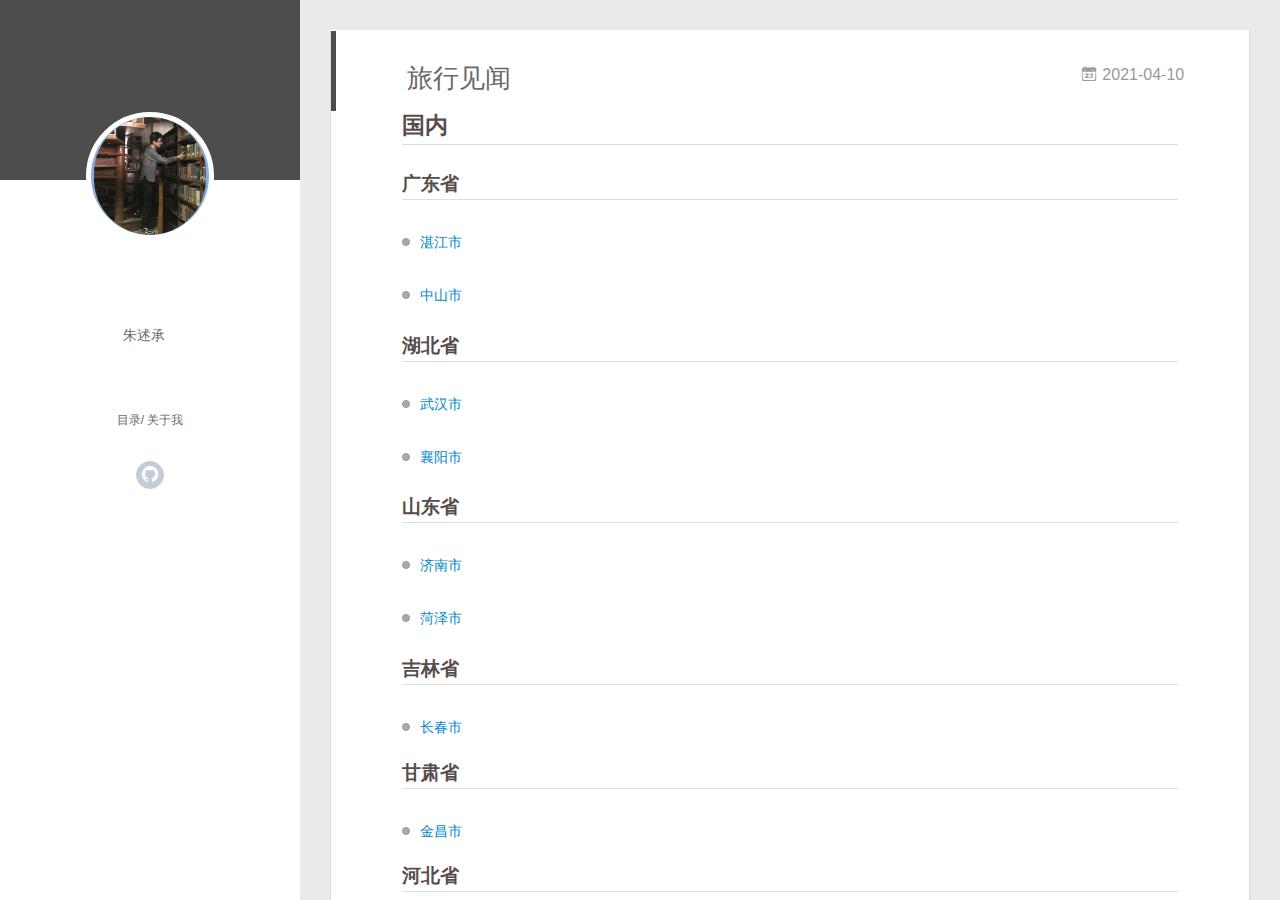
<file: 2021/04/10/旅行见闻/index.html>
<!DOCTYPE html>
<html>
<head>
  <meta charset="utf-8">
  
  <meta name="renderer" content="webkit">
  <meta http-equiv="X-UA-Compatible" content="IE=edge" >
  <link rel="dns-prefetch" href="http://example.com">
  <title>旅行见闻 | Hexo</title>
  <meta name="viewport" content="width=device-width, initial-scale=1, maximum-scale=1">
  <meta name="description" content="国内广东省 湛江市  中山市   湖北省 武汉市  襄阳市   山东省 济南市  菏泽市   吉林省 长春市  甘肃省 金昌市  河北省 唐山市  邯郸市   内蒙古自治区 呼和浩特市  国外亚洲 越南社会主义共和国  巴基斯坦伊斯兰共和国   欧洲 罗马尼亚  瑞典王国  保加利亚共和国  冰岛共和国  斯洛文尼亚共和国  安道尔公国  匈牙利  爱沙尼亚共和国  立陶宛共和国  拉脱维亚共和国">
<meta property="og:type" content="article">
<meta property="og:title" content="旅行见闻">
<meta property="og:url" content="http://example.com/2021/04/10/%E6%97%85%E8%A1%8C%E8%A7%81%E9%97%BB/index.html">
<meta property="og:site_name" content="Hexo">
<meta property="og:description" content="国内广东省 湛江市  中山市   湖北省 武汉市  襄阳市   山东省 济南市  菏泽市   吉林省 长春市  甘肃省 金昌市  河北省 唐山市  邯郸市   内蒙古自治区 呼和浩特市  国外亚洲 越南社会主义共和国  巴基斯坦伊斯兰共和国   欧洲 罗马尼亚  瑞典王国  保加利亚共和国  冰岛共和国  斯洛文尼亚共和国  安道尔公国  匈牙利  爱沙尼亚共和国  立陶宛共和国  拉脱维亚共和国">
<meta property="og:locale" content="en_US">
<meta property="article:published_time" content="2021-04-09T16:00:00.000Z">
<meta property="article:modified_time" content="2024-11-17T14:05:51.559Z">
<meta property="article:author" content="John Doe">
<meta name="twitter:card" content="summary">
  
    <link rel="alternative" href="/atom.xml" title="Hexo" type="application/atom+xml">
  
  
    <link rel="icon" href="/favicon.png">
  
  <link rel="stylesheet" type="text/css" href="/./main.0cf68a.css">
  <style type="text/css">
  
    #container.show {
      background: linear-gradient(200deg,#a0cfe4,#e8c37e);
    }
  </style>
  

  

<meta name="generator" content="Hexo 5.4.0"></head>

<body>
  <div id="container" q-class="show:isCtnShow">
    <canvas id="anm-canvas" class="anm-canvas"></canvas>
    <div class="left-col" q-class="show:isShow">
      
<div class="overlay" style="background: #4d4d4d"></div>
<div class="intrude-less">
	<header id="header" class="inner">
		<a href="/" class="profilepic">
			<img src="/assets/avatar.jpg" class="js-avatar show">
		</a>
		<hgroup>
		  <h1 class="header-author"><a href="/"></a></h1>
		</hgroup>
		

		<nav class="header-menu">
			<ul>
			
				<li><a target="_blank" rel="noopener" href="https://zhushucheng.github.io">朱述承</a></li>
	        
			</ul>
		</nav>
		<nav class="header-smart-menu">
    		
    			
    			<a q-on="click: openSlider(e, 'innerArchive')" href="javascript:void(0)">目录</a>
    			
            
    			
    			<a q-on="click: openSlider(e, 'aboutme')" href="javascript:void(0)">关于我</a>
    			
            
		</nav>
		<nav class="header-nav">
			<div class="social">
				
					<a class="github" target="_blank" href="https://github.com/zhushucheng" title="github"><i class="icon-github"></i></a>
		        
			</div>
		</nav>
	</header>		
</div>

    </div>
    <div class="mid-col" q-class="show:isShow,hide:isShow|isFalse">
      
<nav id="mobile-nav">
  	<div class="overlay js-overlay" style="background: #4d4d4d"></div>
	<div class="btnctn js-mobile-btnctn">
  		<div class="slider-trigger list" q-on="click: openSlider(e)"><i class="icon icon-sort"></i></div>
	</div>
	<div class="intrude-less">
		<header id="header" class="inner">
			<div class="profilepic">
				<img src="/assets/avatar.jpg" class="js-avatar">
			</div>
			<hgroup>
			  <h1 class="header-author js-header-author"></h1>
			</hgroup>
			
			
			
				
			
			
			
			<nav class="header-nav">
				<div class="social">
					
						<a class="github" target="_blank" href="https://github.com/zhushucheng" title="github"><i class="icon-github"></i></a>
			        
				</div>
			</nav>

			<nav class="header-menu js-header-menu">
				<ul style="width: 50%">
				
				
					<li style="width: 100%"><a target="_blank" rel="noopener" href="https://zhushucheng.github.io">朱述承</a></li>
		        
				</ul>
			</nav>
		</header>				
	</div>
	<div class="mobile-mask" style="display:none" q-show="isShow"></div>
</nav>

      <div id="wrapper" class="body-wrap">
        <div class="menu-l">
          <div class="canvas-wrap">
            <canvas data-colors="#eaeaea" data-sectionHeight="100" data-contentId="js-content" id="myCanvas1" class="anm-canvas"></canvas>
          </div>
          <div id="js-content" class="content-ll">
            <article id="post-旅行见闻" class="article article-type-post " itemscope itemprop="blogPost">
  <div class="article-inner">
    
      <header class="article-header">
        
  
    <h1 class="article-title" itemprop="name">
      旅行见闻
    </h1>
  

        
        <a href="/2021/04/10/%E6%97%85%E8%A1%8C%E8%A7%81%E9%97%BB/" class="archive-article-date">
  	<time datetime="2021-04-09T16:00:00.000Z" itemprop="datePublished"><i class="icon-calendar icon"></i>2021-04-10</time>
</a>
        
      </header>
    
    <div class="article-entry" itemprop="articleBody">
      
        <h2 id="国内"><a href="#国内" class="headerlink" title="国内"></a>国内</h2><h3 id="广东省"><a href="#广东省" class="headerlink" title="广东省"></a>广东省</h3><ul>
<li><p><a target="_blank" rel="noopener" href="https://mp.weixin.qq.com/s/OP54j6PJ29eJGK8mOUnxqg">湛江市</a></p>
</li>
<li><p><a target="_blank" rel="noopener" href="https://mp.weixin.qq.com/s/G30Sp4dUU150LGExtxsVbg">中山市</a></p>
</li>
</ul>
<h3 id="湖北省"><a href="#湖北省" class="headerlink" title="湖北省"></a>湖北省</h3><ul>
<li><p><a target="_blank" rel="noopener" href="https://mp.weixin.qq.com/s/lVXW_0M-9kA49gZVq7JLFA">武汉市</a></p>
</li>
<li><p><a target="_blank" rel="noopener" href="https://mp.weixin.qq.com/s/M8n4cM0dicbVlvRV4zRnFg">襄阳市</a></p>
</li>
</ul>
<h3 id="山东省"><a href="#山东省" class="headerlink" title="山东省"></a>山东省</h3><ul>
<li><p><a target="_blank" rel="noopener" href="https://mp.weixin.qq.com/s/xarr1-msQe-9ACNwwLUWFA">济南市</a></p>
</li>
<li><p><a target="_blank" rel="noopener" href="https://mp.weixin.qq.com/s/U9q9l9cCpbuS4hGdTs5Ajw">菏泽市</a></p>
</li>
</ul>
<h3 id="吉林省"><a href="#吉林省" class="headerlink" title="吉林省"></a>吉林省</h3><ul>
<li><a target="_blank" rel="noopener" href="https://mp.weixin.qq.com/s/mW0ogxdNPbynSsGbYAz-nw">长春市</a></li>
</ul>
<h3 id="甘肃省"><a href="#甘肃省" class="headerlink" title="甘肃省"></a>甘肃省</h3><ul>
<li><a target="_blank" rel="noopener" href="https://mp.weixin.qq.com/s/MpEJmrYhfscXa57j1ujqRA">金昌市</a></li>
</ul>
<h3 id="河北省"><a href="#河北省" class="headerlink" title="河北省"></a>河北省</h3><ul>
<li><p><a target="_blank" rel="noopener" href="https://mp.weixin.qq.com/s/HaweHk1npNzoxZjM1LrbBA">唐山市</a></p>
</li>
<li><p><a target="_blank" rel="noopener" href="https://mp.weixin.qq.com/s/79yLCDMGgW--OypDw2DjAg">邯郸市</a></p>
</li>
</ul>
<h3 id="内蒙古自治区"><a href="#内蒙古自治区" class="headerlink" title="内蒙古自治区"></a>内蒙古自治区</h3><ul>
<li><a target="_blank" rel="noopener" href="https://mp.weixin.qq.com/s/kwVme7vB0K7HZ1mpNfBq2w">呼和浩特市</a></li>
</ul>
<h2 id="国外"><a href="#国外" class="headerlink" title="国外"></a>国外</h2><h3 id="亚洲"><a href="#亚洲" class="headerlink" title="亚洲"></a>亚洲</h3><ul>
<li><p><a target="_blank" rel="noopener" href="https://mp.weixin.qq.com/s/qFG73GGj-IZSQEKM8G-F_w">越南社会主义共和国</a></p>
</li>
<li><p><a target="_blank" rel="noopener" href="https://mp.weixin.qq.com/s/2CmTKNalzjzwAy7KTF-Njw">巴基斯坦伊斯兰共和国</a></p>
</li>
</ul>
<h3 id="欧洲"><a href="#欧洲" class="headerlink" title="欧洲"></a>欧洲</h3><ul>
<li><p><a target="_blank" rel="noopener" href="https://mp.weixin.qq.com/s/dU01rt_ysxzciSo9bEzUcQ">罗马尼亚</a></p>
</li>
<li><p><a target="_blank" rel="noopener" href="https://mp.weixin.qq.com/s/ygiFVScFeT4RKOZ5q_tqBQ">瑞典王国</a></p>
</li>
<li><p><a target="_blank" rel="noopener" href="https://mp.weixin.qq.com/s/5r9IpD0gOstJ6ghELNk_tw">保加利亚共和国</a></p>
</li>
<li><p><a target="_blank" rel="noopener" href="https://mp.weixin.qq.com/s/ZOm64eWCXZFGCgof11WQWg">冰岛共和国</a></p>
</li>
<li><p><a target="_blank" rel="noopener" href="https://mp.weixin.qq.com/s/bV05gjsb22ah2VQqHCrd4Q">斯洛文尼亚共和国</a></p>
</li>
<li><p><a target="_blank" rel="noopener" href="https://mp.weixin.qq.com/s/rAeGIyrj7JWxmVMZvay7hw">安道尔公国</a></p>
</li>
<li><p><a target="_blank" rel="noopener" href="https://mp.weixin.qq.com/s/PVSRtWdXgxnJWlE9KpDMxg">匈牙利</a></p>
</li>
<li><p><a target="_blank" rel="noopener" href="https://mp.weixin.qq.com/s/-_WFFmyYnf9oSU_QtCJr6g">爱沙尼亚共和国</a></p>
</li>
<li><p><a target="_blank" rel="noopener" href="https://mp.weixin.qq.com/s/sujc19qKcq2dJAAXMIA2IQ">立陶宛共和国</a></p>
</li>
<li><p><a target="_blank" rel="noopener" href="https://mp.weixin.qq.com/s/JU7mNaeNSWeMYQ3qNbZ_TA">拉脱维亚共和国</a></p>
</li>
<li><p><a target="_blank" rel="noopener" href="https://mp.weixin.qq.com/s/FeWFb-bzgc4iPPnWoTN6HA">葡萄牙共和国</a></p>
</li>
<li><p><a target="_blank" rel="noopener" href="https://mp.weixin.qq.com/s/axjoNL1ufeJ49yPolXtYBg">芬兰共和国</a></p>
</li>
</ul>

      

      
    </div>
    <div class="article-info article-info-index">
      
      
      

      

      
      <div class="clearfix"></div>
    </div>
  </div>
</article>

  
<nav id="article-nav">
  
    <a href="/2021/04/15/%E4%B9%A6%E7%B1%8D%E9%98%85%E8%AF%BB/" id="article-nav-newer" class="article-nav-link-wrap">
      <i class="icon-circle-left"></i>
      <div class="article-nav-title">
        
          书籍阅读
        
      </div>
    </a>
  
  
</nav>


<aside class="wrap-side-operation">
    <div class="mod-side-operation">
        
        <div class="jump-container" id="js-jump-container" style="display:none;">
            <a href="javascript:void(0)" class="mod-side-operation__jump-to-top">
                <i class="icon-font icon-back"></i>
            </a>
            <div id="js-jump-plan-container" class="jump-plan-container" style="top: -11px;">
                <i class="icon-font icon-plane jump-plane"></i>
            </div>
        </div>
        
        
    </div>
</aside>



  
  
  

  

  

  


          </div>
        </div>
      </div>
      <footer id="footer">
  <div class="outer">
    <div id="footer-info">
    	<div class="footer-left">
    		&copy; 2025 John Doe
    	</div>
      	<div class="footer-right">
      		<a href="http://hexo.io/" target="_blank">Hexo</a>  Theme <a href="https://github.com/litten/hexo-theme-yilia" target="_blank">Yilia</a> by Litten
      	</div>
    </div>
  </div>
</footer>
    </div>
    <script>
	var yiliaConfig = {
		mathjax: false,
		isHome: false,
		isPost: true,
		isArchive: false,
		isTag: false,
		isCategory: false,
		open_in_new: false,
		toc_hide_index: true,
		root: "/",
		innerArchive: true,
		showTags: false
	}
</script>

<script>!function(t){function n(e){if(r[e])return r[e].exports;var i=r[e]={exports:{},id:e,loaded:!1};return t[e].call(i.exports,i,i.exports,n),i.loaded=!0,i.exports}var r={};n.m=t,n.c=r,n.p="./",n(0)}([function(t,n,r){r(195),t.exports=r(191)},function(t,n,r){var e=r(3),i=r(52),o=r(27),u=r(28),c=r(53),f="prototype",a=function(t,n,r){var s,l,h,v,p=t&a.F,d=t&a.G,y=t&a.S,g=t&a.P,b=t&a.B,m=d?e:y?e[n]||(e[n]={}):(e[n]||{})[f],x=d?i:i[n]||(i[n]={}),w=x[f]||(x[f]={});d&&(r=n);for(s in r)l=!p&&m&&void 0!==m[s],h=(l?m:r)[s],v=b&&l?c(h,e):g&&"function"==typeof h?c(Function.call,h):h,m&&u(m,s,h,t&a.U),x[s]!=h&&o(x,s,v),g&&w[s]!=h&&(w[s]=h)};e.core=i,a.F=1,a.G=2,a.S=4,a.P=8,a.B=16,a.W=32,a.U=64,a.R=128,t.exports=a},function(t,n,r){var e=r(6);t.exports=function(t){if(!e(t))throw TypeError(t+" is not an object!");return t}},function(t,n){var r=t.exports="undefined"!=typeof window&&window.Math==Math?window:"undefined"!=typeof self&&self.Math==Math?self:Function("return this")();"number"==typeof __g&&(__g=r)},function(t,n){t.exports=function(t){try{return!!t()}catch(t){return!0}}},function(t,n){var r=t.exports="undefined"!=typeof window&&window.Math==Math?window:"undefined"!=typeof self&&self.Math==Math?self:Function("return this")();"number"==typeof __g&&(__g=r)},function(t,n){t.exports=function(t){return"object"==typeof t?null!==t:"function"==typeof t}},function(t,n,r){var e=r(126)("wks"),i=r(76),o=r(3).Symbol,u="function"==typeof o;(t.exports=function(t){return e[t]||(e[t]=u&&o[t]||(u?o:i)("Symbol."+t))}).store=e},function(t,n){var r={}.hasOwnProperty;t.exports=function(t,n){return r.call(t,n)}},function(t,n,r){var e=r(94),i=r(33);t.exports=function(t){return e(i(t))}},function(t,n,r){t.exports=!r(4)(function(){return 7!=Object.defineProperty({},"a",{get:function(){return 7}}).a})},function(t,n,r){var e=r(2),i=r(167),o=r(50),u=Object.defineProperty;n.f=r(10)?Object.defineProperty:function(t,n,r){if(e(t),n=o(n,!0),e(r),i)try{return u(t,n,r)}catch(t){}if("get"in r||"set"in r)throw TypeError("Accessors not supported!");return"value"in r&&(t[n]=r.value),t}},function(t,n,r){t.exports=!r(18)(function(){return 7!=Object.defineProperty({},"a",{get:function(){return 7}}).a})},function(t,n,r){var e=r(14),i=r(22);t.exports=r(12)?function(t,n,r){return e.f(t,n,i(1,r))}:function(t,n,r){return t[n]=r,t}},function(t,n,r){var e=r(20),i=r(58),o=r(42),u=Object.defineProperty;n.f=r(12)?Object.defineProperty:function(t,n,r){if(e(t),n=o(n,!0),e(r),i)try{return u(t,n,r)}catch(t){}if("get"in r||"set"in r)throw TypeError("Accessors not supported!");return"value"in r&&(t[n]=r.value),t}},function(t,n,r){var e=r(40)("wks"),i=r(23),o=r(5).Symbol,u="function"==typeof o;(t.exports=function(t){return e[t]||(e[t]=u&&o[t]||(u?o:i)("Symbol."+t))}).store=e},function(t,n,r){var e=r(67),i=Math.min;t.exports=function(t){return t>0?i(e(t),9007199254740991):0}},function(t,n,r){var e=r(46);t.exports=function(t){return Object(e(t))}},function(t,n){t.exports=function(t){try{return!!t()}catch(t){return!0}}},function(t,n,r){var e=r(63),i=r(34);t.exports=Object.keys||function(t){return e(t,i)}},function(t,n,r){var e=r(21);t.exports=function(t){if(!e(t))throw TypeError(t+" is not an object!");return t}},function(t,n){t.exports=function(t){return"object"==typeof t?null!==t:"function"==typeof t}},function(t,n){t.exports=function(t,n){return{enumerable:!(1&t),configurable:!(2&t),writable:!(4&t),value:n}}},function(t,n){var r=0,e=Math.random();t.exports=function(t){return"Symbol(".concat(void 0===t?"":t,")_",(++r+e).toString(36))}},function(t,n){var r={}.hasOwnProperty;t.exports=function(t,n){return r.call(t,n)}},function(t,n){var r=t.exports={version:"2.4.0"};"number"==typeof __e&&(__e=r)},function(t,n){t.exports=function(t){if("function"!=typeof t)throw TypeError(t+" is not a function!");return t}},function(t,n,r){var e=r(11),i=r(66);t.exports=r(10)?function(t,n,r){return e.f(t,n,i(1,r))}:function(t,n,r){return t[n]=r,t}},function(t,n,r){var e=r(3),i=r(27),o=r(24),u=r(76)("src"),c="toString",f=Function[c],a=(""+f).split(c);r(52).inspectSource=function(t){return f.call(t)},(t.exports=function(t,n,r,c){var f="function"==typeof r;f&&(o(r,"name")||i(r,"name",n)),t[n]!==r&&(f&&(o(r,u)||i(r,u,t[n]?""+t[n]:a.join(String(n)))),t===e?t[n]=r:c?t[n]?t[n]=r:i(t,n,r):(delete t[n],i(t,n,r)))})(Function.prototype,c,function(){return"function"==typeof this&&this[u]||f.call(this)})},function(t,n,r){var e=r(1),i=r(4),o=r(46),u=function(t,n,r,e){var i=String(o(t)),u="<"+n;return""!==r&&(u+=" "+r+'="'+String(e).replace(/"/g,"&quot;")+'"'),u+">"+i+"</"+n+">"};t.exports=function(t,n){var r={};r[t]=n(u),e(e.P+e.F*i(function(){var n=""[t]('"');return n!==n.toLowerCase()||n.split('"').length>3}),"String",r)}},function(t,n,r){var e=r(115),i=r(46);t.exports=function(t){return e(i(t))}},function(t,n,r){var e=r(116),i=r(66),o=r(30),u=r(50),c=r(24),f=r(167),a=Object.getOwnPropertyDescriptor;n.f=r(10)?a:function(t,n){if(t=o(t),n=u(n,!0),f)try{return a(t,n)}catch(t){}if(c(t,n))return i(!e.f.call(t,n),t[n])}},function(t,n,r){var e=r(24),i=r(17),o=r(145)("IE_PROTO"),u=Object.prototype;t.exports=Object.getPrototypeOf||function(t){return t=i(t),e(t,o)?t[o]:"function"==typeof t.constructor&&t instanceof t.constructor?t.constructor.prototype:t instanceof Object?u:null}},function(t,n){t.exports=function(t){if(void 0==t)throw TypeError("Can't call method on  "+t);return t}},function(t,n){t.exports="constructor,hasOwnProperty,isPrototypeOf,propertyIsEnumerable,toLocaleString,toString,valueOf".split(",")},function(t,n){t.exports={}},function(t,n){t.exports=!0},function(t,n){n.f={}.propertyIsEnumerable},function(t,n,r){var e=r(14).f,i=r(8),o=r(15)("toStringTag");t.exports=function(t,n,r){t&&!i(t=r?t:t.prototype,o)&&e(t,o,{configurable:!0,value:n})}},function(t,n,r){var e=r(40)("keys"),i=r(23);t.exports=function(t){return e[t]||(e[t]=i(t))}},function(t,n,r){var e=r(5),i="__core-js_shared__",o=e[i]||(e[i]={});t.exports=function(t){return o[t]||(o[t]={})}},function(t,n){var r=Math.ceil,e=Math.floor;t.exports=function(t){return isNaN(t=+t)?0:(t>0?e:r)(t)}},function(t,n,r){var e=r(21);t.exports=function(t,n){if(!e(t))return t;var r,i;if(n&&"function"==typeof(r=t.toString)&&!e(i=r.call(t)))return i;if("function"==typeof(r=t.valueOf)&&!e(i=r.call(t)))return i;if(!n&&"function"==typeof(r=t.toString)&&!e(i=r.call(t)))return i;throw TypeError("Can't convert object to primitive value")}},function(t,n,r){var e=r(5),i=r(25),o=r(36),u=r(44),c=r(14).f;t.exports=function(t){var n=i.Symbol||(i.Symbol=o?{}:e.Symbol||{});"_"==t.charAt(0)||t in n||c(n,t,{value:u.f(t)})}},function(t,n,r){n.f=r(15)},function(t,n){var r={}.toString;t.exports=function(t){return r.call(t).slice(8,-1)}},function(t,n){t.exports=function(t){if(void 0==t)throw TypeError("Can't call method on  "+t);return t}},function(t,n,r){var e=r(4);t.exports=function(t,n){return!!t&&e(function(){n?t.call(null,function(){},1):t.call(null)})}},function(t,n,r){var e=r(53),i=r(115),o=r(17),u=r(16),c=r(203);t.exports=function(t,n){var r=1==t,f=2==t,a=3==t,s=4==t,l=6==t,h=5==t||l,v=n||c;return function(n,c,p){for(var d,y,g=o(n),b=i(g),m=e(c,p,3),x=u(b.length),w=0,S=r?v(n,x):f?v(n,0):void 0;x>w;w++)if((h||w in b)&&(d=b[w],y=m(d,w,g),t))if(r)S[w]=y;else if(y)switch(t){case 3:return!0;case 5:return d;case 6:return w;case 2:S.push(d)}else if(s)return!1;return l?-1:a||s?s:S}}},function(t,n,r){var e=r(1),i=r(52),o=r(4);t.exports=function(t,n){var r=(i.Object||{})[t]||Object[t],u={};u[t]=n(r),e(e.S+e.F*o(function(){r(1)}),"Object",u)}},function(t,n,r){var e=r(6);t.exports=function(t,n){if(!e(t))return t;var r,i;if(n&&"function"==typeof(r=t.toString)&&!e(i=r.call(t)))return i;if("function"==typeof(r=t.valueOf)&&!e(i=r.call(t)))return i;if(!n&&"function"==typeof(r=t.toString)&&!e(i=r.call(t)))return i;throw TypeError("Can't convert object to primitive value")}},function(t,n,r){var e=r(5),i=r(25),o=r(91),u=r(13),c="prototype",f=function(t,n,r){var a,s,l,h=t&f.F,v=t&f.G,p=t&f.S,d=t&f.P,y=t&f.B,g=t&f.W,b=v?i:i[n]||(i[n]={}),m=b[c],x=v?e:p?e[n]:(e[n]||{})[c];v&&(r=n);for(a in r)(s=!h&&x&&void 0!==x[a])&&a in b||(l=s?x[a]:r[a],b[a]=v&&"function"!=typeof x[a]?r[a]:y&&s?o(l,e):g&&x[a]==l?function(t){var n=function(n,r,e){if(this instanceof t){switch(arguments.length){case 0:return new t;case 1:return new t(n);case 2:return new t(n,r)}return new t(n,r,e)}return t.apply(this,arguments)};return n[c]=t[c],n}(l):d&&"function"==typeof l?o(Function.call,l):l,d&&((b.virtual||(b.virtual={}))[a]=l,t&f.R&&m&&!m[a]&&u(m,a,l)))};f.F=1,f.G=2,f.S=4,f.P=8,f.B=16,f.W=32,f.U=64,f.R=128,t.exports=f},function(t,n){var r=t.exports={version:"2.4.0"};"number"==typeof __e&&(__e=r)},function(t,n,r){var e=r(26);t.exports=function(t,n,r){if(e(t),void 0===n)return t;switch(r){case 1:return function(r){return t.call(n,r)};case 2:return function(r,e){return t.call(n,r,e)};case 3:return function(r,e,i){return t.call(n,r,e,i)}}return function(){return t.apply(n,arguments)}}},function(t,n,r){var e=r(183),i=r(1),o=r(126)("metadata"),u=o.store||(o.store=new(r(186))),c=function(t,n,r){var i=u.get(t);if(!i){if(!r)return;u.set(t,i=new e)}var o=i.get(n);if(!o){if(!r)return;i.set(n,o=new e)}return o},f=function(t,n,r){var e=c(n,r,!1);return void 0!==e&&e.has(t)},a=function(t,n,r){var e=c(n,r,!1);return void 0===e?void 0:e.get(t)},s=function(t,n,r,e){c(r,e,!0).set(t,n)},l=function(t,n){var r=c(t,n,!1),e=[];return r&&r.forEach(function(t,n){e.push(n)}),e},h=function(t){return void 0===t||"symbol"==typeof t?t:String(t)},v=function(t){i(i.S,"Reflect",t)};t.exports={store:u,map:c,has:f,get:a,set:s,keys:l,key:h,exp:v}},function(t,n,r){"use strict";if(r(10)){var e=r(69),i=r(3),o=r(4),u=r(1),c=r(127),f=r(152),a=r(53),s=r(68),l=r(66),h=r(27),v=r(73),p=r(67),d=r(16),y=r(75),g=r(50),b=r(24),m=r(180),x=r(114),w=r(6),S=r(17),_=r(137),O=r(70),E=r(32),P=r(71).f,j=r(154),F=r(76),M=r(7),A=r(48),N=r(117),T=r(146),I=r(155),k=r(80),L=r(123),R=r(74),C=r(130),D=r(160),U=r(11),W=r(31),G=U.f,B=W.f,V=i.RangeError,z=i.TypeError,q=i.Uint8Array,K="ArrayBuffer",J="Shared"+K,Y="BYTES_PER_ELEMENT",H="prototype",$=Array[H],X=f.ArrayBuffer,Q=f.DataView,Z=A(0),tt=A(2),nt=A(3),rt=A(4),et=A(5),it=A(6),ot=N(!0),ut=N(!1),ct=I.values,ft=I.keys,at=I.entries,st=$.lastIndexOf,lt=$.reduce,ht=$.reduceRight,vt=$.join,pt=$.sort,dt=$.slice,yt=$.toString,gt=$.toLocaleString,bt=M("iterator"),mt=M("toStringTag"),xt=F("typed_constructor"),wt=F("def_constructor"),St=c.CONSTR,_t=c.TYPED,Ot=c.VIEW,Et="Wrong length!",Pt=A(1,function(t,n){return Tt(T(t,t[wt]),n)}),jt=o(function(){return 1===new q(new Uint16Array([1]).buffer)[0]}),Ft=!!q&&!!q[H].set&&o(function(){new q(1).set({})}),Mt=function(t,n){if(void 0===t)throw z(Et);var r=+t,e=d(t);if(n&&!m(r,e))throw V(Et);return e},At=function(t,n){var r=p(t);if(r<0||r%n)throw V("Wrong offset!");return r},Nt=function(t){if(w(t)&&_t in t)return t;throw z(t+" is not a typed array!")},Tt=function(t,n){if(!(w(t)&&xt in t))throw z("It is not a typed array constructor!");return new t(n)},It=function(t,n){return kt(T(t,t[wt]),n)},kt=function(t,n){for(var r=0,e=n.length,i=Tt(t,e);e>r;)i[r]=n[r++];return i},Lt=function(t,n,r){G(t,n,{get:function(){return this._d[r]}})},Rt=function(t){var n,r,e,i,o,u,c=S(t),f=arguments.length,s=f>1?arguments[1]:void 0,l=void 0!==s,h=j(c);if(void 0!=h&&!_(h)){for(u=h.call(c),e=[],n=0;!(o=u.next()).done;n++)e.push(o.value);c=e}for(l&&f>2&&(s=a(s,arguments[2],2)),n=0,r=d(c.length),i=Tt(this,r);r>n;n++)i[n]=l?s(c[n],n):c[n];return i},Ct=function(){for(var t=0,n=arguments.length,r=Tt(this,n);n>t;)r[t]=arguments[t++];return r},Dt=!!q&&o(function(){gt.call(new q(1))}),Ut=function(){return gt.apply(Dt?dt.call(Nt(this)):Nt(this),arguments)},Wt={copyWithin:function(t,n){return D.call(Nt(this),t,n,arguments.length>2?arguments[2]:void 0)},every:function(t){return rt(Nt(this),t,arguments.length>1?arguments[1]:void 0)},fill:function(t){return C.apply(Nt(this),arguments)},filter:function(t){return It(this,tt(Nt(this),t,arguments.length>1?arguments[1]:void 0))},find:function(t){return et(Nt(this),t,arguments.length>1?arguments[1]:void 0)},findIndex:function(t){return it(Nt(this),t,arguments.length>1?arguments[1]:void 0)},forEach:function(t){Z(Nt(this),t,arguments.length>1?arguments[1]:void 0)},indexOf:function(t){return ut(Nt(this),t,arguments.length>1?arguments[1]:void 0)},includes:function(t){return ot(Nt(this),t,arguments.length>1?arguments[1]:void 0)},join:function(t){return vt.apply(Nt(this),arguments)},lastIndexOf:function(t){return st.apply(Nt(this),arguments)},map:function(t){return Pt(Nt(this),t,arguments.length>1?arguments[1]:void 0)},reduce:function(t){return lt.apply(Nt(this),arguments)},reduceRight:function(t){return ht.apply(Nt(this),arguments)},reverse:function(){for(var t,n=this,r=Nt(n).length,e=Math.floor(r/2),i=0;i<e;)t=n[i],n[i++]=n[--r],n[r]=t;return n},some:function(t){return nt(Nt(this),t,arguments.length>1?arguments[1]:void 0)},sort:function(t){return pt.call(Nt(this),t)},subarray:function(t,n){var r=Nt(this),e=r.length,i=y(t,e);return new(T(r,r[wt]))(r.buffer,r.byteOffset+i*r.BYTES_PER_ELEMENT,d((void 0===n?e:y(n,e))-i))}},Gt=function(t,n){return It(this,dt.call(Nt(this),t,n))},Bt=function(t){Nt(this);var n=At(arguments[1],1),r=this.length,e=S(t),i=d(e.length),o=0;if(i+n>r)throw V(Et);for(;o<i;)this[n+o]=e[o++]},Vt={entries:function(){return at.call(Nt(this))},keys:function(){return ft.call(Nt(this))},values:function(){return ct.call(Nt(this))}},zt=function(t,n){return w(t)&&t[_t]&&"symbol"!=typeof n&&n in t&&String(+n)==String(n)},qt=function(t,n){return zt(t,n=g(n,!0))?l(2,t[n]):B(t,n)},Kt=function(t,n,r){return!(zt(t,n=g(n,!0))&&w(r)&&b(r,"value"))||b(r,"get")||b(r,"set")||r.configurable||b(r,"writable")&&!r.writable||b(r,"enumerable")&&!r.enumerable?G(t,n,r):(t[n]=r.value,t)};St||(W.f=qt,U.f=Kt),u(u.S+u.F*!St,"Object",{getOwnPropertyDescriptor:qt,defineProperty:Kt}),o(function(){yt.call({})})&&(yt=gt=function(){return vt.call(this)});var Jt=v({},Wt);v(Jt,Vt),h(Jt,bt,Vt.values),v(Jt,{slice:Gt,set:Bt,constructor:function(){},toString:yt,toLocaleString:Ut}),Lt(Jt,"buffer","b"),Lt(Jt,"byteOffset","o"),Lt(Jt,"byteLength","l"),Lt(Jt,"length","e"),G(Jt,mt,{get:function(){return this[_t]}}),t.exports=function(t,n,r,f){f=!!f;var a=t+(f?"Clamped":"")+"Array",l="Uint8Array"!=a,v="get"+t,p="set"+t,y=i[a],g=y||{},b=y&&E(y),m=!y||!c.ABV,S={},_=y&&y[H],j=function(t,r){var e=t._d;return e.v[v](r*n+e.o,jt)},F=function(t,r,e){var i=t._d;f&&(e=(e=Math.round(e))<0?0:e>255?255:255&e),i.v[p](r*n+i.o,e,jt)},M=function(t,n){G(t,n,{get:function(){return j(this,n)},set:function(t){return F(this,n,t)},enumerable:!0})};m?(y=r(function(t,r,e,i){s(t,y,a,"_d");var o,u,c,f,l=0,v=0;if(w(r)){if(!(r instanceof X||(f=x(r))==K||f==J))return _t in r?kt(y,r):Rt.call(y,r);o=r,v=At(e,n);var p=r.byteLength;if(void 0===i){if(p%n)throw V(Et);if((u=p-v)<0)throw V(Et)}else if((u=d(i)*n)+v>p)throw V(Et);c=u/n}else c=Mt(r,!0),u=c*n,o=new X(u);for(h(t,"_d",{b:o,o:v,l:u,e:c,v:new Q(o)});l<c;)M(t,l++)}),_=y[H]=O(Jt),h(_,"constructor",y)):L(function(t){new y(null),new y(t)},!0)||(y=r(function(t,r,e,i){s(t,y,a);var o;return w(r)?r instanceof X||(o=x(r))==K||o==J?void 0!==i?new g(r,At(e,n),i):void 0!==e?new g(r,At(e,n)):new g(r):_t in r?kt(y,r):Rt.call(y,r):new g(Mt(r,l))}),Z(b!==Function.prototype?P(g).concat(P(b)):P(g),function(t){t in y||h(y,t,g[t])}),y[H]=_,e||(_.constructor=y));var A=_[bt],N=!!A&&("values"==A.name||void 0==A.name),T=Vt.values;h(y,xt,!0),h(_,_t,a),h(_,Ot,!0),h(_,wt,y),(f?new y(1)[mt]==a:mt in _)||G(_,mt,{get:function(){return a}}),S[a]=y,u(u.G+u.W+u.F*(y!=g),S),u(u.S,a,{BYTES_PER_ELEMENT:n,from:Rt,of:Ct}),Y in _||h(_,Y,n),u(u.P,a,Wt),R(a),u(u.P+u.F*Ft,a,{set:Bt}),u(u.P+u.F*!N,a,Vt),u(u.P+u.F*(_.toString!=yt),a,{toString:yt}),u(u.P+u.F*o(function(){new y(1).slice()}),a,{slice:Gt}),u(u.P+u.F*(o(function(){return[1,2].toLocaleString()!=new y([1,2]).toLocaleString()})||!o(function(){_.toLocaleString.call([1,2])})),a,{toLocaleString:Ut}),k[a]=N?A:T,e||N||h(_,bt,T)}}else t.exports=function(){}},function(t,n){var r={}.toString;t.exports=function(t){return r.call(t).slice(8,-1)}},function(t,n,r){var e=r(21),i=r(5).document,o=e(i)&&e(i.createElement);t.exports=function(t){return o?i.createElement(t):{}}},function(t,n,r){t.exports=!r(12)&&!r(18)(function(){return 7!=Object.defineProperty(r(57)("div"),"a",{get:function(){return 7}}).a})},function(t,n,r){"use strict";var e=r(36),i=r(51),o=r(64),u=r(13),c=r(8),f=r(35),a=r(96),s=r(38),l=r(103),h=r(15)("iterator"),v=!([].keys&&"next"in[].keys()),p="keys",d="values",y=function(){return this};t.exports=function(t,n,r,g,b,m,x){a(r,n,g);var w,S,_,O=function(t){if(!v&&t in F)return F[t];switch(t){case p:case d:return function(){return new r(this,t)}}return function(){return new r(this,t)}},E=n+" Iterator",P=b==d,j=!1,F=t.prototype,M=F[h]||F["@@iterator"]||b&&F[b],A=M||O(b),N=b?P?O("entries"):A:void 0,T="Array"==n?F.entries||M:M;if(T&&(_=l(T.call(new t)))!==Object.prototype&&(s(_,E,!0),e||c(_,h)||u(_,h,y)),P&&M&&M.name!==d&&(j=!0,A=function(){return M.call(this)}),e&&!x||!v&&!j&&F[h]||u(F,h,A),f[n]=A,f[E]=y,b)if(w={values:P?A:O(d),keys:m?A:O(p),entries:N},x)for(S in w)S in F||o(F,S,w[S]);else i(i.P+i.F*(v||j),n,w);return w}},function(t,n,r){var e=r(20),i=r(100),o=r(34),u=r(39)("IE_PROTO"),c=function(){},f="prototype",a=function(){var t,n=r(57)("iframe"),e=o.length;for(n.style.display="none",r(93).appendChild(n),n.src="javascript:",t=n.contentWindow.document,t.open(),t.write("<script>document.F=Object<\/script>"),t.close(),a=t.F;e--;)delete a[f][o[e]];return a()};t.exports=Object.create||function(t,n){var r;return null!==t?(c[f]=e(t),r=new c,c[f]=null,r[u]=t):r=a(),void 0===n?r:i(r,n)}},function(t,n,r){var e=r(63),i=r(34).concat("length","prototype");n.f=Object.getOwnPropertyNames||function(t){return e(t,i)}},function(t,n){n.f=Object.getOwnPropertySymbols},function(t,n,r){var e=r(8),i=r(9),o=r(90)(!1),u=r(39)("IE_PROTO");t.exports=function(t,n){var r,c=i(t),f=0,a=[];for(r in c)r!=u&&e(c,r)&&a.push(r);for(;n.length>f;)e(c,r=n[f++])&&(~o(a,r)||a.push(r));return a}},function(t,n,r){t.exports=r(13)},function(t,n,r){var e=r(76)("meta"),i=r(6),o=r(24),u=r(11).f,c=0,f=Object.isExtensible||function(){return!0},a=!r(4)(function(){return f(Object.preventExtensions({}))}),s=function(t){u(t,e,{value:{i:"O"+ ++c,w:{}}})},l=function(t,n){if(!i(t))return"symbol"==typeof t?t:("string"==typeof t?"S":"P")+t;if(!o(t,e)){if(!f(t))return"F";if(!n)return"E";s(t)}return t[e].i},h=function(t,n){if(!o(t,e)){if(!f(t))return!0;if(!n)return!1;s(t)}return t[e].w},v=function(t){return a&&p.NEED&&f(t)&&!o(t,e)&&s(t),t},p=t.exports={KEY:e,NEED:!1,fastKey:l,getWeak:h,onFreeze:v}},function(t,n){t.exports=function(t,n){return{enumerable:!(1&t),configurable:!(2&t),writable:!(4&t),value:n}}},function(t,n){var r=Math.ceil,e=Math.floor;t.exports=function(t){return isNaN(t=+t)?0:(t>0?e:r)(t)}},function(t,n){t.exports=function(t,n,r,e){if(!(t instanceof n)||void 0!==e&&e in t)throw TypeError(r+": incorrect invocation!");return t}},function(t,n){t.exports=!1},function(t,n,r){var e=r(2),i=r(173),o=r(133),u=r(145)("IE_PROTO"),c=function(){},f="prototype",a=function(){var t,n=r(132)("iframe"),e=o.length;for(n.style.display="none",r(135).appendChild(n),n.src="javascript:",t=n.contentWindow.document,t.open(),t.write("<script>document.F=Object<\/script>"),t.close(),a=t.F;e--;)delete a[f][o[e]];return a()};t.exports=Object.create||function(t,n){var r;return null!==t?(c[f]=e(t),r=new c,c[f]=null,r[u]=t):r=a(),void 0===n?r:i(r,n)}},function(t,n,r){var e=r(175),i=r(133).concat("length","prototype");n.f=Object.getOwnPropertyNames||function(t){return e(t,i)}},function(t,n,r){var e=r(175),i=r(133);t.exports=Object.keys||function(t){return e(t,i)}},function(t,n,r){var e=r(28);t.exports=function(t,n,r){for(var i in n)e(t,i,n[i],r);return t}},function(t,n,r){"use strict";var e=r(3),i=r(11),o=r(10),u=r(7)("species");t.exports=function(t){var n=e[t];o&&n&&!n[u]&&i.f(n,u,{configurable:!0,get:function(){return this}})}},function(t,n,r){var e=r(67),i=Math.max,o=Math.min;t.exports=function(t,n){return t=e(t),t<0?i(t+n,0):o(t,n)}},function(t,n){var r=0,e=Math.random();t.exports=function(t){return"Symbol(".concat(void 0===t?"":t,")_",(++r+e).toString(36))}},function(t,n,r){var e=r(33);t.exports=function(t){return Object(e(t))}},function(t,n,r){var e=r(7)("unscopables"),i=Array.prototype;void 0==i[e]&&r(27)(i,e,{}),t.exports=function(t){i[e][t]=!0}},function(t,n,r){var e=r(53),i=r(169),o=r(137),u=r(2),c=r(16),f=r(154),a={},s={},n=t.exports=function(t,n,r,l,h){var v,p,d,y,g=h?function(){return t}:f(t),b=e(r,l,n?2:1),m=0;if("function"!=typeof g)throw TypeError(t+" is not iterable!");if(o(g)){for(v=c(t.length);v>m;m++)if((y=n?b(u(p=t[m])[0],p[1]):b(t[m]))===a||y===s)return y}else for(d=g.call(t);!(p=d.next()).done;)if((y=i(d,b,p.value,n))===a||y===s)return y};n.BREAK=a,n.RETURN=s},function(t,n){t.exports={}},function(t,n,r){var e=r(11).f,i=r(24),o=r(7)("toStringTag");t.exports=function(t,n,r){t&&!i(t=r?t:t.prototype,o)&&e(t,o,{configurable:!0,value:n})}},function(t,n,r){var e=r(1),i=r(46),o=r(4),u=r(150),c="["+u+"]",f="​",a=RegExp("^"+c+c+"*"),s=RegExp(c+c+"*$"),l=function(t,n,r){var i={},c=o(function(){return!!u[t]()||f[t]()!=f}),a=i[t]=c?n(h):u[t];r&&(i[r]=a),e(e.P+e.F*c,"String",i)},h=l.trim=function(t,n){return t=String(i(t)),1&n&&(t=t.replace(a,"")),2&n&&(t=t.replace(s,"")),t};t.exports=l},function(t,n,r){t.exports={default:r(86),__esModule:!0}},function(t,n,r){t.exports={default:r(87),__esModule:!0}},function(t,n,r){"use strict";function e(t){return t&&t.__esModule?t:{default:t}}n.__esModule=!0;var i=r(84),o=e(i),u=r(83),c=e(u),f="function"==typeof c.default&&"symbol"==typeof o.default?function(t){return typeof t}:function(t){return t&&"function"==typeof c.default&&t.constructor===c.default&&t!==c.default.prototype?"symbol":typeof t};n.default="function"==typeof c.default&&"symbol"===f(o.default)?function(t){return void 0===t?"undefined":f(t)}:function(t){return t&&"function"==typeof c.default&&t.constructor===c.default&&t!==c.default.prototype?"symbol":void 0===t?"undefined":f(t)}},function(t,n,r){r(110),r(108),r(111),r(112),t.exports=r(25).Symbol},function(t,n,r){r(109),r(113),t.exports=r(44).f("iterator")},function(t,n){t.exports=function(t){if("function"!=typeof t)throw TypeError(t+" is not a function!");return t}},function(t,n){t.exports=function(){}},function(t,n,r){var e=r(9),i=r(106),o=r(105);t.exports=function(t){return function(n,r,u){var c,f=e(n),a=i(f.length),s=o(u,a);if(t&&r!=r){for(;a>s;)if((c=f[s++])!=c)return!0}else for(;a>s;s++)if((t||s in f)&&f[s]===r)return t||s||0;return!t&&-1}}},function(t,n,r){var e=r(88);t.exports=function(t,n,r){if(e(t),void 0===n)return t;switch(r){case 1:return function(r){return t.call(n,r)};case 2:return function(r,e){return t.call(n,r,e)};case 3:return function(r,e,i){return t.call(n,r,e,i)}}return function(){return t.apply(n,arguments)}}},function(t,n,r){var e=r(19),i=r(62),o=r(37);t.exports=function(t){var n=e(t),r=i.f;if(r)for(var u,c=r(t),f=o.f,a=0;c.length>a;)f.call(t,u=c[a++])&&n.push(u);return n}},function(t,n,r){t.exports=r(5).document&&document.documentElement},function(t,n,r){var e=r(56);t.exports=Object("z").propertyIsEnumerable(0)?Object:function(t){return"String"==e(t)?t.split(""):Object(t)}},function(t,n,r){var e=r(56);t.exports=Array.isArray||function(t){return"Array"==e(t)}},function(t,n,r){"use strict";var e=r(60),i=r(22),o=r(38),u={};r(13)(u,r(15)("iterator"),function(){return this}),t.exports=function(t,n,r){t.prototype=e(u,{next:i(1,r)}),o(t,n+" Iterator")}},function(t,n){t.exports=function(t,n){return{value:n,done:!!t}}},function(t,n,r){var e=r(19),i=r(9);t.exports=function(t,n){for(var r,o=i(t),u=e(o),c=u.length,f=0;c>f;)if(o[r=u[f++]]===n)return r}},function(t,n,r){var e=r(23)("meta"),i=r(21),o=r(8),u=r(14).f,c=0,f=Object.isExtensible||function(){return!0},a=!r(18)(function(){return f(Object.preventExtensions({}))}),s=function(t){u(t,e,{value:{i:"O"+ ++c,w:{}}})},l=function(t,n){if(!i(t))return"symbol"==typeof t?t:("string"==typeof t?"S":"P")+t;if(!o(t,e)){if(!f(t))return"F";if(!n)return"E";s(t)}return t[e].i},h=function(t,n){if(!o(t,e)){if(!f(t))return!0;if(!n)return!1;s(t)}return t[e].w},v=function(t){return a&&p.NEED&&f(t)&&!o(t,e)&&s(t),t},p=t.exports={KEY:e,NEED:!1,fastKey:l,getWeak:h,onFreeze:v}},function(t,n,r){var e=r(14),i=r(20),o=r(19);t.exports=r(12)?Object.defineProperties:function(t,n){i(t);for(var r,u=o(n),c=u.length,f=0;c>f;)e.f(t,r=u[f++],n[r]);return t}},function(t,n,r){var e=r(37),i=r(22),o=r(9),u=r(42),c=r(8),f=r(58),a=Object.getOwnPropertyDescriptor;n.f=r(12)?a:function(t,n){if(t=o(t),n=u(n,!0),f)try{return a(t,n)}catch(t){}if(c(t,n))return i(!e.f.call(t,n),t[n])}},function(t,n,r){var e=r(9),i=r(61).f,o={}.toString,u="object"==typeof window&&window&&Object.getOwnPropertyNames?Object.getOwnPropertyNames(window):[],c=function(t){try{return i(t)}catch(t){return u.slice()}};t.exports.f=function(t){return u&&"[object Window]"==o.call(t)?c(t):i(e(t))}},function(t,n,r){var e=r(8),i=r(77),o=r(39)("IE_PROTO"),u=Object.prototype;t.exports=Object.getPrototypeOf||function(t){return t=i(t),e(t,o)?t[o]:"function"==typeof t.constructor&&t instanceof t.constructor?t.constructor.prototype:t instanceof Object?u:null}},function(t,n,r){var e=r(41),i=r(33);t.exports=function(t){return function(n,r){var o,u,c=String(i(n)),f=e(r),a=c.length;return f<0||f>=a?t?"":void 0:(o=c.charCodeAt(f),o<55296||o>56319||f+1===a||(u=c.charCodeAt(f+1))<56320||u>57343?t?c.charAt(f):o:t?c.slice(f,f+2):u-56320+(o-55296<<10)+65536)}}},function(t,n,r){var e=r(41),i=Math.max,o=Math.min;t.exports=function(t,n){return t=e(t),t<0?i(t+n,0):o(t,n)}},function(t,n,r){var e=r(41),i=Math.min;t.exports=function(t){return t>0?i(e(t),9007199254740991):0}},function(t,n,r){"use strict";var e=r(89),i=r(97),o=r(35),u=r(9);t.exports=r(59)(Array,"Array",function(t,n){this._t=u(t),this._i=0,this._k=n},function(){var t=this._t,n=this._k,r=this._i++;return!t||r>=t.length?(this._t=void 0,i(1)):"keys"==n?i(0,r):"values"==n?i(0,t[r]):i(0,[r,t[r]])},"values"),o.Arguments=o.Array,e("keys"),e("values"),e("entries")},function(t,n){},function(t,n,r){"use strict";var e=r(104)(!0);r(59)(String,"String",function(t){this._t=String(t),this._i=0},function(){var t,n=this._t,r=this._i;return r>=n.length?{value:void 0,done:!0}:(t=e(n,r),this._i+=t.length,{value:t,done:!1})})},function(t,n,r){"use strict";var e=r(5),i=r(8),o=r(12),u=r(51),c=r(64),f=r(99).KEY,a=r(18),s=r(40),l=r(38),h=r(23),v=r(15),p=r(44),d=r(43),y=r(98),g=r(92),b=r(95),m=r(20),x=r(9),w=r(42),S=r(22),_=r(60),O=r(102),E=r(101),P=r(14),j=r(19),F=E.f,M=P.f,A=O.f,N=e.Symbol,T=e.JSON,I=T&&T.stringify,k="prototype",L=v("_hidden"),R=v("toPrimitive"),C={}.propertyIsEnumerable,D=s("symbol-registry"),U=s("symbols"),W=s("op-symbols"),G=Object[k],B="function"==typeof N,V=e.QObject,z=!V||!V[k]||!V[k].findChild,q=o&&a(function(){return 7!=_(M({},"a",{get:function(){return M(this,"a",{value:7}).a}})).a})?function(t,n,r){var e=F(G,n);e&&delete G[n],M(t,n,r),e&&t!==G&&M(G,n,e)}:M,K=function(t){var n=U[t]=_(N[k]);return n._k=t,n},J=B&&"symbol"==typeof N.iterator?function(t){return"symbol"==typeof t}:function(t){return t instanceof N},Y=function(t,n,r){return t===G&&Y(W,n,r),m(t),n=w(n,!0),m(r),i(U,n)?(r.enumerable?(i(t,L)&&t[L][n]&&(t[L][n]=!1),r=_(r,{enumerable:S(0,!1)})):(i(t,L)||M(t,L,S(1,{})),t[L][n]=!0),q(t,n,r)):M(t,n,r)},H=function(t,n){m(t);for(var r,e=g(n=x(n)),i=0,o=e.length;o>i;)Y(t,r=e[i++],n[r]);return t},$=function(t,n){return void 0===n?_(t):H(_(t),n)},X=function(t){var n=C.call(this,t=w(t,!0));return!(this===G&&i(U,t)&&!i(W,t))&&(!(n||!i(this,t)||!i(U,t)||i(this,L)&&this[L][t])||n)},Q=function(t,n){if(t=x(t),n=w(n,!0),t!==G||!i(U,n)||i(W,n)){var r=F(t,n);return!r||!i(U,n)||i(t,L)&&t[L][n]||(r.enumerable=!0),r}},Z=function(t){for(var n,r=A(x(t)),e=[],o=0;r.length>o;)i(U,n=r[o++])||n==L||n==f||e.push(n);return e},tt=function(t){for(var n,r=t===G,e=A(r?W:x(t)),o=[],u=0;e.length>u;)!i(U,n=e[u++])||r&&!i(G,n)||o.push(U[n]);return o};B||(N=function(){if(this instanceof N)throw TypeError("Symbol is not a constructor!");var t=h(arguments.length>0?arguments[0]:void 0),n=function(r){this===G&&n.call(W,r),i(this,L)&&i(this[L],t)&&(this[L][t]=!1),q(this,t,S(1,r))};return o&&z&&q(G,t,{configurable:!0,set:n}),K(t)},c(N[k],"toString",function(){return this._k}),E.f=Q,P.f=Y,r(61).f=O.f=Z,r(37).f=X,r(62).f=tt,o&&!r(36)&&c(G,"propertyIsEnumerable",X,!0),p.f=function(t){return K(v(t))}),u(u.G+u.W+u.F*!B,{Symbol:N});for(var nt="hasInstance,isConcatSpreadable,iterator,match,replace,search,species,split,toPrimitive,toStringTag,unscopables".split(","),rt=0;nt.length>rt;)v(nt[rt++]);for(var nt=j(v.store),rt=0;nt.length>rt;)d(nt[rt++]);u(u.S+u.F*!B,"Symbol",{for:function(t){return i(D,t+="")?D[t]:D[t]=N(t)},keyFor:function(t){if(J(t))return y(D,t);throw TypeError(t+" is not a symbol!")},useSetter:function(){z=!0},useSimple:function(){z=!1}}),u(u.S+u.F*!B,"Object",{create:$,defineProperty:Y,defineProperties:H,getOwnPropertyDescriptor:Q,getOwnPropertyNames:Z,getOwnPropertySymbols:tt}),T&&u(u.S+u.F*(!B||a(function(){var t=N();return"[null]"!=I([t])||"{}"!=I({a:t})||"{}"!=I(Object(t))})),"JSON",{stringify:function(t){if(void 0!==t&&!J(t)){for(var n,r,e=[t],i=1;arguments.length>i;)e.push(arguments[i++]);return n=e[1],"function"==typeof n&&(r=n),!r&&b(n)||(n=function(t,n){if(r&&(n=r.call(this,t,n)),!J(n))return n}),e[1]=n,I.apply(T,e)}}}),N[k][R]||r(13)(N[k],R,N[k].valueOf),l(N,"Symbol"),l(Math,"Math",!0),l(e.JSON,"JSON",!0)},function(t,n,r){r(43)("asyncIterator")},function(t,n,r){r(43)("observable")},function(t,n,r){r(107);for(var e=r(5),i=r(13),o=r(35),u=r(15)("toStringTag"),c=["NodeList","DOMTokenList","MediaList","StyleSheetList","CSSRuleList"],f=0;f<5;f++){var a=c[f],s=e[a],l=s&&s.prototype;l&&!l[u]&&i(l,u,a),o[a]=o.Array}},function(t,n,r){var e=r(45),i=r(7)("toStringTag"),o="Arguments"==e(function(){return arguments}()),u=function(t,n){try{return t[n]}catch(t){}};t.exports=function(t){var n,r,c;return void 0===t?"Undefined":null===t?"Null":"string"==typeof(r=u(n=Object(t),i))?r:o?e(n):"Object"==(c=e(n))&&"function"==typeof n.callee?"Arguments":c}},function(t,n,r){var e=r(45);t.exports=Object("z").propertyIsEnumerable(0)?Object:function(t){return"String"==e(t)?t.split(""):Object(t)}},function(t,n){n.f={}.propertyIsEnumerable},function(t,n,r){var e=r(30),i=r(16),o=r(75);t.exports=function(t){return function(n,r,u){var c,f=e(n),a=i(f.length),s=o(u,a);if(t&&r!=r){for(;a>s;)if((c=f[s++])!=c)return!0}else for(;a>s;s++)if((t||s in f)&&f[s]===r)return t||s||0;return!t&&-1}}},function(t,n,r){"use strict";var e=r(3),i=r(1),o=r(28),u=r(73),c=r(65),f=r(79),a=r(68),s=r(6),l=r(4),h=r(123),v=r(81),p=r(136);t.exports=function(t,n,r,d,y,g){var b=e[t],m=b,x=y?"set":"add",w=m&&m.prototype,S={},_=function(t){var n=w[t];o(w,t,"delete"==t?function(t){return!(g&&!s(t))&&n.call(this,0===t?0:t)}:"has"==t?function(t){return!(g&&!s(t))&&n.call(this,0===t?0:t)}:"get"==t?function(t){return g&&!s(t)?void 0:n.call(this,0===t?0:t)}:"add"==t?function(t){return n.call(this,0===t?0:t),this}:function(t,r){return n.call(this,0===t?0:t,r),this})};if("function"==typeof m&&(g||w.forEach&&!l(function(){(new m).entries().next()}))){var O=new m,E=O[x](g?{}:-0,1)!=O,P=l(function(){O.has(1)}),j=h(function(t){new m(t)}),F=!g&&l(function(){for(var t=new m,n=5;n--;)t[x](n,n);return!t.has(-0)});j||(m=n(function(n,r){a(n,m,t);var e=p(new b,n,m);return void 0!=r&&f(r,y,e[x],e),e}),m.prototype=w,w.constructor=m),(P||F)&&(_("delete"),_("has"),y&&_("get")),(F||E)&&_(x),g&&w.clear&&delete w.clear}else m=d.getConstructor(n,t,y,x),u(m.prototype,r),c.NEED=!0;return v(m,t),S[t]=m,i(i.G+i.W+i.F*(m!=b),S),g||d.setStrong(m,t,y),m}},function(t,n,r){"use strict";var e=r(27),i=r(28),o=r(4),u=r(46),c=r(7);t.exports=function(t,n,r){var f=c(t),a=r(u,f,""[t]),s=a[0],l=a[1];o(function(){var n={};return n[f]=function(){return 7},7!=""[t](n)})&&(i(String.prototype,t,s),e(RegExp.prototype,f,2==n?function(t,n){return l.call(t,this,n)}:function(t){return l.call(t,this)}))}
},function(t,n,r){"use strict";var e=r(2);t.exports=function(){var t=e(this),n="";return t.global&&(n+="g"),t.ignoreCase&&(n+="i"),t.multiline&&(n+="m"),t.unicode&&(n+="u"),t.sticky&&(n+="y"),n}},function(t,n){t.exports=function(t,n,r){var e=void 0===r;switch(n.length){case 0:return e?t():t.call(r);case 1:return e?t(n[0]):t.call(r,n[0]);case 2:return e?t(n[0],n[1]):t.call(r,n[0],n[1]);case 3:return e?t(n[0],n[1],n[2]):t.call(r,n[0],n[1],n[2]);case 4:return e?t(n[0],n[1],n[2],n[3]):t.call(r,n[0],n[1],n[2],n[3])}return t.apply(r,n)}},function(t,n,r){var e=r(6),i=r(45),o=r(7)("match");t.exports=function(t){var n;return e(t)&&(void 0!==(n=t[o])?!!n:"RegExp"==i(t))}},function(t,n,r){var e=r(7)("iterator"),i=!1;try{var o=[7][e]();o.return=function(){i=!0},Array.from(o,function(){throw 2})}catch(t){}t.exports=function(t,n){if(!n&&!i)return!1;var r=!1;try{var o=[7],u=o[e]();u.next=function(){return{done:r=!0}},o[e]=function(){return u},t(o)}catch(t){}return r}},function(t,n,r){t.exports=r(69)||!r(4)(function(){var t=Math.random();__defineSetter__.call(null,t,function(){}),delete r(3)[t]})},function(t,n){n.f=Object.getOwnPropertySymbols},function(t,n,r){var e=r(3),i="__core-js_shared__",o=e[i]||(e[i]={});t.exports=function(t){return o[t]||(o[t]={})}},function(t,n,r){for(var e,i=r(3),o=r(27),u=r(76),c=u("typed_array"),f=u("view"),a=!(!i.ArrayBuffer||!i.DataView),s=a,l=0,h="Int8Array,Uint8Array,Uint8ClampedArray,Int16Array,Uint16Array,Int32Array,Uint32Array,Float32Array,Float64Array".split(",");l<9;)(e=i[h[l++]])?(o(e.prototype,c,!0),o(e.prototype,f,!0)):s=!1;t.exports={ABV:a,CONSTR:s,TYPED:c,VIEW:f}},function(t,n){"use strict";var r={versions:function(){var t=window.navigator.userAgent;return{trident:t.indexOf("Trident")>-1,presto:t.indexOf("Presto")>-1,webKit:t.indexOf("AppleWebKit")>-1,gecko:t.indexOf("Gecko")>-1&&-1==t.indexOf("KHTML"),mobile:!!t.match(/AppleWebKit.*Mobile.*/),ios:!!t.match(/\(i[^;]+;( U;)? CPU.+Mac OS X/),android:t.indexOf("Android")>-1||t.indexOf("Linux")>-1,iPhone:t.indexOf("iPhone")>-1||t.indexOf("Mac")>-1,iPad:t.indexOf("iPad")>-1,webApp:-1==t.indexOf("Safari"),weixin:-1==t.indexOf("MicroMessenger")}}()};t.exports=r},function(t,n,r){"use strict";var e=r(85),i=function(t){return t&&t.__esModule?t:{default:t}}(e),o=function(){function t(t,n,e){return n||e?String.fromCharCode(n||e):r[t]||t}function n(t){return e[t]}var r={"&quot;":'"',"&lt;":"<","&gt;":">","&amp;":"&","&nbsp;":" "},e={};for(var u in r)e[r[u]]=u;return r["&apos;"]="'",e["'"]="&#39;",{encode:function(t){return t?(""+t).replace(/['<> "&]/g,n).replace(/\r?\n/g,"<br/>").replace(/\s/g,"&nbsp;"):""},decode:function(n){return n?(""+n).replace(/<br\s*\/?>/gi,"\n").replace(/&quot;|&lt;|&gt;|&amp;|&nbsp;|&apos;|&#(\d+);|&#(\d+)/g,t).replace(/\u00a0/g," "):""},encodeBase16:function(t){if(!t)return t;t+="";for(var n=[],r=0,e=t.length;e>r;r++)n.push(t.charCodeAt(r).toString(16).toUpperCase());return n.join("")},encodeBase16forJSON:function(t){if(!t)return t;t=t.replace(/[\u4E00-\u9FBF]/gi,function(t){return escape(t).replace("%u","\\u")});for(var n=[],r=0,e=t.length;e>r;r++)n.push(t.charCodeAt(r).toString(16).toUpperCase());return n.join("")},decodeBase16:function(t){if(!t)return t;t+="";for(var n=[],r=0,e=t.length;e>r;r+=2)n.push(String.fromCharCode("0x"+t.slice(r,r+2)));return n.join("")},encodeObject:function(t){if(t instanceof Array)for(var n=0,r=t.length;r>n;n++)t[n]=o.encodeObject(t[n]);else if("object"==(void 0===t?"undefined":(0,i.default)(t)))for(var e in t)t[e]=o.encodeObject(t[e]);else if("string"==typeof t)return o.encode(t);return t},loadScript:function(t){var n=document.createElement("script");document.getElementsByTagName("body")[0].appendChild(n),n.setAttribute("src",t)},addLoadEvent:function(t){var n=window.onload;"function"!=typeof window.onload?window.onload=t:window.onload=function(){n(),t()}}}}();t.exports=o},function(t,n,r){"use strict";var e=r(17),i=r(75),o=r(16);t.exports=function(t){for(var n=e(this),r=o(n.length),u=arguments.length,c=i(u>1?arguments[1]:void 0,r),f=u>2?arguments[2]:void 0,a=void 0===f?r:i(f,r);a>c;)n[c++]=t;return n}},function(t,n,r){"use strict";var e=r(11),i=r(66);t.exports=function(t,n,r){n in t?e.f(t,n,i(0,r)):t[n]=r}},function(t,n,r){var e=r(6),i=r(3).document,o=e(i)&&e(i.createElement);t.exports=function(t){return o?i.createElement(t):{}}},function(t,n){t.exports="constructor,hasOwnProperty,isPrototypeOf,propertyIsEnumerable,toLocaleString,toString,valueOf".split(",")},function(t,n,r){var e=r(7)("match");t.exports=function(t){var n=/./;try{"/./"[t](n)}catch(r){try{return n[e]=!1,!"/./"[t](n)}catch(t){}}return!0}},function(t,n,r){t.exports=r(3).document&&document.documentElement},function(t,n,r){var e=r(6),i=r(144).set;t.exports=function(t,n,r){var o,u=n.constructor;return u!==r&&"function"==typeof u&&(o=u.prototype)!==r.prototype&&e(o)&&i&&i(t,o),t}},function(t,n,r){var e=r(80),i=r(7)("iterator"),o=Array.prototype;t.exports=function(t){return void 0!==t&&(e.Array===t||o[i]===t)}},function(t,n,r){var e=r(45);t.exports=Array.isArray||function(t){return"Array"==e(t)}},function(t,n,r){"use strict";var e=r(70),i=r(66),o=r(81),u={};r(27)(u,r(7)("iterator"),function(){return this}),t.exports=function(t,n,r){t.prototype=e(u,{next:i(1,r)}),o(t,n+" Iterator")}},function(t,n,r){"use strict";var e=r(69),i=r(1),o=r(28),u=r(27),c=r(24),f=r(80),a=r(139),s=r(81),l=r(32),h=r(7)("iterator"),v=!([].keys&&"next"in[].keys()),p="keys",d="values",y=function(){return this};t.exports=function(t,n,r,g,b,m,x){a(r,n,g);var w,S,_,O=function(t){if(!v&&t in F)return F[t];switch(t){case p:case d:return function(){return new r(this,t)}}return function(){return new r(this,t)}},E=n+" Iterator",P=b==d,j=!1,F=t.prototype,M=F[h]||F["@@iterator"]||b&&F[b],A=M||O(b),N=b?P?O("entries"):A:void 0,T="Array"==n?F.entries||M:M;if(T&&(_=l(T.call(new t)))!==Object.prototype&&(s(_,E,!0),e||c(_,h)||u(_,h,y)),P&&M&&M.name!==d&&(j=!0,A=function(){return M.call(this)}),e&&!x||!v&&!j&&F[h]||u(F,h,A),f[n]=A,f[E]=y,b)if(w={values:P?A:O(d),keys:m?A:O(p),entries:N},x)for(S in w)S in F||o(F,S,w[S]);else i(i.P+i.F*(v||j),n,w);return w}},function(t,n){var r=Math.expm1;t.exports=!r||r(10)>22025.465794806718||r(10)<22025.465794806718||-2e-17!=r(-2e-17)?function(t){return 0==(t=+t)?t:t>-1e-6&&t<1e-6?t+t*t/2:Math.exp(t)-1}:r},function(t,n){t.exports=Math.sign||function(t){return 0==(t=+t)||t!=t?t:t<0?-1:1}},function(t,n,r){var e=r(3),i=r(151).set,o=e.MutationObserver||e.WebKitMutationObserver,u=e.process,c=e.Promise,f="process"==r(45)(u);t.exports=function(){var t,n,r,a=function(){var e,i;for(f&&(e=u.domain)&&e.exit();t;){i=t.fn,t=t.next;try{i()}catch(e){throw t?r():n=void 0,e}}n=void 0,e&&e.enter()};if(f)r=function(){u.nextTick(a)};else if(o){var s=!0,l=document.createTextNode("");new o(a).observe(l,{characterData:!0}),r=function(){l.data=s=!s}}else if(c&&c.resolve){var h=c.resolve();r=function(){h.then(a)}}else r=function(){i.call(e,a)};return function(e){var i={fn:e,next:void 0};n&&(n.next=i),t||(t=i,r()),n=i}}},function(t,n,r){var e=r(6),i=r(2),o=function(t,n){if(i(t),!e(n)&&null!==n)throw TypeError(n+": can't set as prototype!")};t.exports={set:Object.setPrototypeOf||("__proto__"in{}?function(t,n,e){try{e=r(53)(Function.call,r(31).f(Object.prototype,"__proto__").set,2),e(t,[]),n=!(t instanceof Array)}catch(t){n=!0}return function(t,r){return o(t,r),n?t.__proto__=r:e(t,r),t}}({},!1):void 0),check:o}},function(t,n,r){var e=r(126)("keys"),i=r(76);t.exports=function(t){return e[t]||(e[t]=i(t))}},function(t,n,r){var e=r(2),i=r(26),o=r(7)("species");t.exports=function(t,n){var r,u=e(t).constructor;return void 0===u||void 0==(r=e(u)[o])?n:i(r)}},function(t,n,r){var e=r(67),i=r(46);t.exports=function(t){return function(n,r){var o,u,c=String(i(n)),f=e(r),a=c.length;return f<0||f>=a?t?"":void 0:(o=c.charCodeAt(f),o<55296||o>56319||f+1===a||(u=c.charCodeAt(f+1))<56320||u>57343?t?c.charAt(f):o:t?c.slice(f,f+2):u-56320+(o-55296<<10)+65536)}}},function(t,n,r){var e=r(122),i=r(46);t.exports=function(t,n,r){if(e(n))throw TypeError("String#"+r+" doesn't accept regex!");return String(i(t))}},function(t,n,r){"use strict";var e=r(67),i=r(46);t.exports=function(t){var n=String(i(this)),r="",o=e(t);if(o<0||o==1/0)throw RangeError("Count can't be negative");for(;o>0;(o>>>=1)&&(n+=n))1&o&&(r+=n);return r}},function(t,n){t.exports="\t\n\v\f\r   ᠎             　\u2028\u2029\ufeff"},function(t,n,r){var e,i,o,u=r(53),c=r(121),f=r(135),a=r(132),s=r(3),l=s.process,h=s.setImmediate,v=s.clearImmediate,p=s.MessageChannel,d=0,y={},g="onreadystatechange",b=function(){var t=+this;if(y.hasOwnProperty(t)){var n=y[t];delete y[t],n()}},m=function(t){b.call(t.data)};h&&v||(h=function(t){for(var n=[],r=1;arguments.length>r;)n.push(arguments[r++]);return y[++d]=function(){c("function"==typeof t?t:Function(t),n)},e(d),d},v=function(t){delete y[t]},"process"==r(45)(l)?e=function(t){l.nextTick(u(b,t,1))}:p?(i=new p,o=i.port2,i.port1.onmessage=m,e=u(o.postMessage,o,1)):s.addEventListener&&"function"==typeof postMessage&&!s.importScripts?(e=function(t){s.postMessage(t+"","*")},s.addEventListener("message",m,!1)):e=g in a("script")?function(t){f.appendChild(a("script"))[g]=function(){f.removeChild(this),b.call(t)}}:function(t){setTimeout(u(b,t,1),0)}),t.exports={set:h,clear:v}},function(t,n,r){"use strict";var e=r(3),i=r(10),o=r(69),u=r(127),c=r(27),f=r(73),a=r(4),s=r(68),l=r(67),h=r(16),v=r(71).f,p=r(11).f,d=r(130),y=r(81),g="ArrayBuffer",b="DataView",m="prototype",x="Wrong length!",w="Wrong index!",S=e[g],_=e[b],O=e.Math,E=e.RangeError,P=e.Infinity,j=S,F=O.abs,M=O.pow,A=O.floor,N=O.log,T=O.LN2,I="buffer",k="byteLength",L="byteOffset",R=i?"_b":I,C=i?"_l":k,D=i?"_o":L,U=function(t,n,r){var e,i,o,u=Array(r),c=8*r-n-1,f=(1<<c)-1,a=f>>1,s=23===n?M(2,-24)-M(2,-77):0,l=0,h=t<0||0===t&&1/t<0?1:0;for(t=F(t),t!=t||t===P?(i=t!=t?1:0,e=f):(e=A(N(t)/T),t*(o=M(2,-e))<1&&(e--,o*=2),t+=e+a>=1?s/o:s*M(2,1-a),t*o>=2&&(e++,o/=2),e+a>=f?(i=0,e=f):e+a>=1?(i=(t*o-1)*M(2,n),e+=a):(i=t*M(2,a-1)*M(2,n),e=0));n>=8;u[l++]=255&i,i/=256,n-=8);for(e=e<<n|i,c+=n;c>0;u[l++]=255&e,e/=256,c-=8);return u[--l]|=128*h,u},W=function(t,n,r){var e,i=8*r-n-1,o=(1<<i)-1,u=o>>1,c=i-7,f=r-1,a=t[f--],s=127&a;for(a>>=7;c>0;s=256*s+t[f],f--,c-=8);for(e=s&(1<<-c)-1,s>>=-c,c+=n;c>0;e=256*e+t[f],f--,c-=8);if(0===s)s=1-u;else{if(s===o)return e?NaN:a?-P:P;e+=M(2,n),s-=u}return(a?-1:1)*e*M(2,s-n)},G=function(t){return t[3]<<24|t[2]<<16|t[1]<<8|t[0]},B=function(t){return[255&t]},V=function(t){return[255&t,t>>8&255]},z=function(t){return[255&t,t>>8&255,t>>16&255,t>>24&255]},q=function(t){return U(t,52,8)},K=function(t){return U(t,23,4)},J=function(t,n,r){p(t[m],n,{get:function(){return this[r]}})},Y=function(t,n,r,e){var i=+r,o=l(i);if(i!=o||o<0||o+n>t[C])throw E(w);var u=t[R]._b,c=o+t[D],f=u.slice(c,c+n);return e?f:f.reverse()},H=function(t,n,r,e,i,o){var u=+r,c=l(u);if(u!=c||c<0||c+n>t[C])throw E(w);for(var f=t[R]._b,a=c+t[D],s=e(+i),h=0;h<n;h++)f[a+h]=s[o?h:n-h-1]},$=function(t,n){s(t,S,g);var r=+n,e=h(r);if(r!=e)throw E(x);return e};if(u.ABV){if(!a(function(){new S})||!a(function(){new S(.5)})){S=function(t){return new j($(this,t))};for(var X,Q=S[m]=j[m],Z=v(j),tt=0;Z.length>tt;)(X=Z[tt++])in S||c(S,X,j[X]);o||(Q.constructor=S)}var nt=new _(new S(2)),rt=_[m].setInt8;nt.setInt8(0,2147483648),nt.setInt8(1,2147483649),!nt.getInt8(0)&&nt.getInt8(1)||f(_[m],{setInt8:function(t,n){rt.call(this,t,n<<24>>24)},setUint8:function(t,n){rt.call(this,t,n<<24>>24)}},!0)}else S=function(t){var n=$(this,t);this._b=d.call(Array(n),0),this[C]=n},_=function(t,n,r){s(this,_,b),s(t,S,b);var e=t[C],i=l(n);if(i<0||i>e)throw E("Wrong offset!");if(r=void 0===r?e-i:h(r),i+r>e)throw E(x);this[R]=t,this[D]=i,this[C]=r},i&&(J(S,k,"_l"),J(_,I,"_b"),J(_,k,"_l"),J(_,L,"_o")),f(_[m],{getInt8:function(t){return Y(this,1,t)[0]<<24>>24},getUint8:function(t){return Y(this,1,t)[0]},getInt16:function(t){var n=Y(this,2,t,arguments[1]);return(n[1]<<8|n[0])<<16>>16},getUint16:function(t){var n=Y(this,2,t,arguments[1]);return n[1]<<8|n[0]},getInt32:function(t){return G(Y(this,4,t,arguments[1]))},getUint32:function(t){return G(Y(this,4,t,arguments[1]))>>>0},getFloat32:function(t){return W(Y(this,4,t,arguments[1]),23,4)},getFloat64:function(t){return W(Y(this,8,t,arguments[1]),52,8)},setInt8:function(t,n){H(this,1,t,B,n)},setUint8:function(t,n){H(this,1,t,B,n)},setInt16:function(t,n){H(this,2,t,V,n,arguments[2])},setUint16:function(t,n){H(this,2,t,V,n,arguments[2])},setInt32:function(t,n){H(this,4,t,z,n,arguments[2])},setUint32:function(t,n){H(this,4,t,z,n,arguments[2])},setFloat32:function(t,n){H(this,4,t,K,n,arguments[2])},setFloat64:function(t,n){H(this,8,t,q,n,arguments[2])}});y(S,g),y(_,b),c(_[m],u.VIEW,!0),n[g]=S,n[b]=_},function(t,n,r){var e=r(3),i=r(52),o=r(69),u=r(182),c=r(11).f;t.exports=function(t){var n=i.Symbol||(i.Symbol=o?{}:e.Symbol||{});"_"==t.charAt(0)||t in n||c(n,t,{value:u.f(t)})}},function(t,n,r){var e=r(114),i=r(7)("iterator"),o=r(80);t.exports=r(52).getIteratorMethod=function(t){if(void 0!=t)return t[i]||t["@@iterator"]||o[e(t)]}},function(t,n,r){"use strict";var e=r(78),i=r(170),o=r(80),u=r(30);t.exports=r(140)(Array,"Array",function(t,n){this._t=u(t),this._i=0,this._k=n},function(){var t=this._t,n=this._k,r=this._i++;return!t||r>=t.length?(this._t=void 0,i(1)):"keys"==n?i(0,r):"values"==n?i(0,t[r]):i(0,[r,t[r]])},"values"),o.Arguments=o.Array,e("keys"),e("values"),e("entries")},function(t,n){function r(t,n){t.classList?t.classList.add(n):t.className+=" "+n}t.exports=r},function(t,n){function r(t,n){if(t.classList)t.classList.remove(n);else{var r=new RegExp("(^|\\b)"+n.split(" ").join("|")+"(\\b|$)","gi");t.className=t.className.replace(r," ")}}t.exports=r},function(t,n){function r(){throw new Error("setTimeout has not been defined")}function e(){throw new Error("clearTimeout has not been defined")}function i(t){if(s===setTimeout)return setTimeout(t,0);if((s===r||!s)&&setTimeout)return s=setTimeout,setTimeout(t,0);try{return s(t,0)}catch(n){try{return s.call(null,t,0)}catch(n){return s.call(this,t,0)}}}function o(t){if(l===clearTimeout)return clearTimeout(t);if((l===e||!l)&&clearTimeout)return l=clearTimeout,clearTimeout(t);try{return l(t)}catch(n){try{return l.call(null,t)}catch(n){return l.call(this,t)}}}function u(){d&&v&&(d=!1,v.length?p=v.concat(p):y=-1,p.length&&c())}function c(){if(!d){var t=i(u);d=!0;for(var n=p.length;n;){for(v=p,p=[];++y<n;)v&&v[y].run();y=-1,n=p.length}v=null,d=!1,o(t)}}function f(t,n){this.fun=t,this.array=n}function a(){}var s,l,h=t.exports={};!function(){try{s="function"==typeof setTimeout?setTimeout:r}catch(t){s=r}try{l="function"==typeof clearTimeout?clearTimeout:e}catch(t){l=e}}();var v,p=[],d=!1,y=-1;h.nextTick=function(t){var n=new Array(arguments.length-1);if(arguments.length>1)for(var r=1;r<arguments.length;r++)n[r-1]=arguments[r];p.push(new f(t,n)),1!==p.length||d||i(c)},f.prototype.run=function(){this.fun.apply(null,this.array)},h.title="browser",h.browser=!0,h.env={},h.argv=[],h.version="",h.versions={},h.on=a,h.addListener=a,h.once=a,h.off=a,h.removeListener=a,h.removeAllListeners=a,h.emit=a,h.prependListener=a,h.prependOnceListener=a,h.listeners=function(t){return[]},h.binding=function(t){throw new Error("process.binding is not supported")},h.cwd=function(){return"/"},h.chdir=function(t){throw new Error("process.chdir is not supported")},h.umask=function(){return 0}},function(t,n,r){var e=r(45);t.exports=function(t,n){if("number"!=typeof t&&"Number"!=e(t))throw TypeError(n);return+t}},function(t,n,r){"use strict";var e=r(17),i=r(75),o=r(16);t.exports=[].copyWithin||function(t,n){var r=e(this),u=o(r.length),c=i(t,u),f=i(n,u),a=arguments.length>2?arguments[2]:void 0,s=Math.min((void 0===a?u:i(a,u))-f,u-c),l=1;for(f<c&&c<f+s&&(l=-1,f+=s-1,c+=s-1);s-- >0;)f in r?r[c]=r[f]:delete r[c],c+=l,f+=l;return r}},function(t,n,r){var e=r(79);t.exports=function(t,n){var r=[];return e(t,!1,r.push,r,n),r}},function(t,n,r){var e=r(26),i=r(17),o=r(115),u=r(16);t.exports=function(t,n,r,c,f){e(n);var a=i(t),s=o(a),l=u(a.length),h=f?l-1:0,v=f?-1:1;if(r<2)for(;;){if(h in s){c=s[h],h+=v;break}if(h+=v,f?h<0:l<=h)throw TypeError("Reduce of empty array with no initial value")}for(;f?h>=0:l>h;h+=v)h in s&&(c=n(c,s[h],h,a));return c}},function(t,n,r){"use strict";var e=r(26),i=r(6),o=r(121),u=[].slice,c={},f=function(t,n,r){if(!(n in c)){for(var e=[],i=0;i<n;i++)e[i]="a["+i+"]";c[n]=Function("F,a","return new F("+e.join(",")+")")}return c[n](t,r)};t.exports=Function.bind||function(t){var n=e(this),r=u.call(arguments,1),c=function(){var e=r.concat(u.call(arguments));return this instanceof c?f(n,e.length,e):o(n,e,t)};return i(n.prototype)&&(c.prototype=n.prototype),c}},function(t,n,r){"use strict";var e=r(11).f,i=r(70),o=r(73),u=r(53),c=r(68),f=r(46),a=r(79),s=r(140),l=r(170),h=r(74),v=r(10),p=r(65).fastKey,d=v?"_s":"size",y=function(t,n){var r,e=p(n);if("F"!==e)return t._i[e];for(r=t._f;r;r=r.n)if(r.k==n)return r};t.exports={getConstructor:function(t,n,r,s){var l=t(function(t,e){c(t,l,n,"_i"),t._i=i(null),t._f=void 0,t._l=void 0,t[d]=0,void 0!=e&&a(e,r,t[s],t)});return o(l.prototype,{clear:function(){for(var t=this,n=t._i,r=t._f;r;r=r.n)r.r=!0,r.p&&(r.p=r.p.n=void 0),delete n[r.i];t._f=t._l=void 0,t[d]=0},delete:function(t){var n=this,r=y(n,t);if(r){var e=r.n,i=r.p;delete n._i[r.i],r.r=!0,i&&(i.n=e),e&&(e.p=i),n._f==r&&(n._f=e),n._l==r&&(n._l=i),n[d]--}return!!r},forEach:function(t){c(this,l,"forEach");for(var n,r=u(t,arguments.length>1?arguments[1]:void 0,3);n=n?n.n:this._f;)for(r(n.v,n.k,this);n&&n.r;)n=n.p},has:function(t){return!!y(this,t)}}),v&&e(l.prototype,"size",{get:function(){return f(this[d])}}),l},def:function(t,n,r){var e,i,o=y(t,n);return o?o.v=r:(t._l=o={i:i=p(n,!0),k:n,v:r,p:e=t._l,n:void 0,r:!1},t._f||(t._f=o),e&&(e.n=o),t[d]++,"F"!==i&&(t._i[i]=o)),t},getEntry:y,setStrong:function(t,n,r){s(t,n,function(t,n){this._t=t,this._k=n,this._l=void 0},function(){for(var t=this,n=t._k,r=t._l;r&&r.r;)r=r.p;return t._t&&(t._l=r=r?r.n:t._t._f)?"keys"==n?l(0,r.k):"values"==n?l(0,r.v):l(0,[r.k,r.v]):(t._t=void 0,l(1))},r?"entries":"values",!r,!0),h(n)}}},function(t,n,r){var e=r(114),i=r(161);t.exports=function(t){return function(){if(e(this)!=t)throw TypeError(t+"#toJSON isn't generic");return i(this)}}},function(t,n,r){"use strict";var e=r(73),i=r(65).getWeak,o=r(2),u=r(6),c=r(68),f=r(79),a=r(48),s=r(24),l=a(5),h=a(6),v=0,p=function(t){return t._l||(t._l=new d)},d=function(){this.a=[]},y=function(t,n){return l(t.a,function(t){return t[0]===n})};d.prototype={get:function(t){var n=y(this,t);if(n)return n[1]},has:function(t){return!!y(this,t)},set:function(t,n){var r=y(this,t);r?r[1]=n:this.a.push([t,n])},delete:function(t){var n=h(this.a,function(n){return n[0]===t});return~n&&this.a.splice(n,1),!!~n}},t.exports={getConstructor:function(t,n,r,o){var a=t(function(t,e){c(t,a,n,"_i"),t._i=v++,t._l=void 0,void 0!=e&&f(e,r,t[o],t)});return e(a.prototype,{delete:function(t){if(!u(t))return!1;var n=i(t);return!0===n?p(this).delete(t):n&&s(n,this._i)&&delete n[this._i]},has:function(t){if(!u(t))return!1;var n=i(t);return!0===n?p(this).has(t):n&&s(n,this._i)}}),a},def:function(t,n,r){var e=i(o(n),!0);return!0===e?p(t).set(n,r):e[t._i]=r,t},ufstore:p}},function(t,n,r){t.exports=!r(10)&&!r(4)(function(){return 7!=Object.defineProperty(r(132)("div"),"a",{get:function(){return 7}}).a})},function(t,n,r){var e=r(6),i=Math.floor;t.exports=function(t){return!e(t)&&isFinite(t)&&i(t)===t}},function(t,n,r){var e=r(2);t.exports=function(t,n,r,i){try{return i?n(e(r)[0],r[1]):n(r)}catch(n){var o=t.return;throw void 0!==o&&e(o.call(t)),n}}},function(t,n){t.exports=function(t,n){return{value:n,done:!!t}}},function(t,n){t.exports=Math.log1p||function(t){return(t=+t)>-1e-8&&t<1e-8?t-t*t/2:Math.log(1+t)}},function(t,n,r){"use strict";var e=r(72),i=r(125),o=r(116),u=r(17),c=r(115),f=Object.assign;t.exports=!f||r(4)(function(){var t={},n={},r=Symbol(),e="abcdefghijklmnopqrst";return t[r]=7,e.split("").forEach(function(t){n[t]=t}),7!=f({},t)[r]||Object.keys(f({},n)).join("")!=e})?function(t,n){for(var r=u(t),f=arguments.length,a=1,s=i.f,l=o.f;f>a;)for(var h,v=c(arguments[a++]),p=s?e(v).concat(s(v)):e(v),d=p.length,y=0;d>y;)l.call(v,h=p[y++])&&(r[h]=v[h]);return r}:f},function(t,n,r){var e=r(11),i=r(2),o=r(72);t.exports=r(10)?Object.defineProperties:function(t,n){i(t);for(var r,u=o(n),c=u.length,f=0;c>f;)e.f(t,r=u[f++],n[r]);return t}},function(t,n,r){var e=r(30),i=r(71).f,o={}.toString,u="object"==typeof window&&window&&Object.getOwnPropertyNames?Object.getOwnPropertyNames(window):[],c=function(t){try{return i(t)}catch(t){return u.slice()}};t.exports.f=function(t){return u&&"[object Window]"==o.call(t)?c(t):i(e(t))}},function(t,n,r){var e=r(24),i=r(30),o=r(117)(!1),u=r(145)("IE_PROTO");t.exports=function(t,n){var r,c=i(t),f=0,a=[];for(r in c)r!=u&&e(c,r)&&a.push(r);for(;n.length>f;)e(c,r=n[f++])&&(~o(a,r)||a.push(r));return a}},function(t,n,r){var e=r(72),i=r(30),o=r(116).f;t.exports=function(t){return function(n){for(var r,u=i(n),c=e(u),f=c.length,a=0,s=[];f>a;)o.call(u,r=c[a++])&&s.push(t?[r,u[r]]:u[r]);return s}}},function(t,n,r){var e=r(71),i=r(125),o=r(2),u=r(3).Reflect;t.exports=u&&u.ownKeys||function(t){var n=e.f(o(t)),r=i.f;return r?n.concat(r(t)):n}},function(t,n,r){var e=r(3).parseFloat,i=r(82).trim;t.exports=1/e(r(150)+"-0")!=-1/0?function(t){var n=i(String(t),3),r=e(n);return 0===r&&"-"==n.charAt(0)?-0:r}:e},function(t,n,r){var e=r(3).parseInt,i=r(82).trim,o=r(150),u=/^[\-+]?0[xX]/;t.exports=8!==e(o+"08")||22!==e(o+"0x16")?function(t,n){var r=i(String(t),3);return e(r,n>>>0||(u.test(r)?16:10))}:e},function(t,n){t.exports=Object.is||function(t,n){return t===n?0!==t||1/t==1/n:t!=t&&n!=n}},function(t,n,r){var e=r(16),i=r(149),o=r(46);t.exports=function(t,n,r,u){var c=String(o(t)),f=c.length,a=void 0===r?" ":String(r),s=e(n);if(s<=f||""==a)return c;var l=s-f,h=i.call(a,Math.ceil(l/a.length));return h.length>l&&(h=h.slice(0,l)),u?h+c:c+h}},function(t,n,r){n.f=r(7)},function(t,n,r){"use strict";var e=r(164);t.exports=r(118)("Map",function(t){return function(){return t(this,arguments.length>0?arguments[0]:void 0)}},{get:function(t){var n=e.getEntry(this,t);return n&&n.v},set:function(t,n){return e.def(this,0===t?0:t,n)}},e,!0)},function(t,n,r){r(10)&&"g"!=/./g.flags&&r(11).f(RegExp.prototype,"flags",{configurable:!0,get:r(120)})},function(t,n,r){"use strict";var e=r(164);t.exports=r(118)("Set",function(t){return function(){return t(this,arguments.length>0?arguments[0]:void 0)}},{add:function(t){return e.def(this,t=0===t?0:t,t)}},e)},function(t,n,r){"use strict";var e,i=r(48)(0),o=r(28),u=r(65),c=r(172),f=r(166),a=r(6),s=u.getWeak,l=Object.isExtensible,h=f.ufstore,v={},p=function(t){return function(){return t(this,arguments.length>0?arguments[0]:void 0)}},d={get:function(t){if(a(t)){var n=s(t);return!0===n?h(this).get(t):n?n[this._i]:void 0}},set:function(t,n){return f.def(this,t,n)}},y=t.exports=r(118)("WeakMap",p,d,f,!0,!0);7!=(new y).set((Object.freeze||Object)(v),7).get(v)&&(e=f.getConstructor(p),c(e.prototype,d),u.NEED=!0,i(["delete","has","get","set"],function(t){var n=y.prototype,r=n[t];o(n,t,function(n,i){if(a(n)&&!l(n)){this._f||(this._f=new e);var o=this._f[t](n,i);return"set"==t?this:o}return r.call(this,n,i)})}))},,,,function(t,n){"use strict";function r(){var t=document.querySelector("#page-nav");if(t&&!document.querySelector("#page-nav .extend.prev")&&(t.innerHTML='<a class="extend prev disabled" rel="prev">&laquo; Prev</a>'+t.innerHTML),t&&!document.querySelector("#page-nav .extend.next")&&(t.innerHTML=t.innerHTML+'<a class="extend next disabled" rel="next">Next &raquo;</a>'),yiliaConfig&&yiliaConfig.open_in_new){document.querySelectorAll(".article-entry a:not(.article-more-a)").forEach(function(t){var n=t.getAttribute("target");n&&""!==n||t.setAttribute("target","_blank")})}if(yiliaConfig&&yiliaConfig.toc_hide_index){document.querySelectorAll(".toc-number").forEach(function(t){t.style.display="none"})}var n=document.querySelector("#js-aboutme");n&&0!==n.length&&(n.innerHTML=n.innerText)}t.exports={init:r}},function(t,n,r){"use strict";function e(t){return t&&t.__esModule?t:{default:t}}function i(t,n){var r=/\/|index.html/g;return t.replace(r,"")===n.replace(r,"")}function o(){for(var t=document.querySelectorAll(".js-header-menu li a"),n=window.location.pathname,r=0,e=t.length;r<e;r++){var o=t[r];i(n,o.getAttribute("href"))&&(0,h.default)(o,"active")}}function u(t){for(var n=t.offsetLeft,r=t.offsetParent;null!==r;)n+=r.offsetLeft,r=r.offsetParent;return n}function c(t){for(var n=t.offsetTop,r=t.offsetParent;null!==r;)n+=r.offsetTop,r=r.offsetParent;return n}function f(t,n,r,e,i){var o=u(t),f=c(t)-n;if(f-r<=i){var a=t.$newDom;a||(a=t.cloneNode(!0),(0,d.default)(t,a),t.$newDom=a,a.style.position="fixed",a.style.top=(r||f)+"px",a.style.left=o+"px",a.style.zIndex=e||2,a.style.width="100%",a.style.color="#fff"),a.style.visibility="visible",t.style.visibility="hidden"}else{t.style.visibility="visible";var s=t.$newDom;s&&(s.style.visibility="hidden")}}function a(){var t=document.querySelector(".js-overlay"),n=document.querySelector(".js-header-menu");f(t,document.body.scrollTop,-63,2,0),f(n,document.body.scrollTop,1,3,0)}function s(){document.querySelector("#container").addEventListener("scroll",function(t){a()}),window.addEventListener("scroll",function(t){a()}),a()}var l=r(156),h=e(l),v=r(157),p=(e(v),r(382)),d=e(p),y=r(128),g=e(y),b=r(190),m=e(b),x=r(129);(function(){g.default.versions.mobile&&window.screen.width<800&&(o(),s())})(),(0,x.addLoadEvent)(function(){m.default.init()}),t.exports={}},,,,function(t,n,r){(function(t){"use strict";function n(t,n,r){t[n]||Object[e](t,n,{writable:!0,configurable:!0,value:r})}if(r(381),r(391),r(198),t._babelPolyfill)throw new Error("only one instance of babel-polyfill is allowed");t._babelPolyfill=!0;var e="defineProperty";n(String.prototype,"padLeft","".padStart),n(String.prototype,"padRight","".padEnd),"pop,reverse,shift,keys,values,entries,indexOf,every,some,forEach,map,filter,find,findIndex,includes,join,slice,concat,push,splice,unshift,sort,lastIndexOf,reduce,reduceRight,copyWithin,fill".split(",").forEach(function(t){[][t]&&n(Array,t,Function.call.bind([][t]))})}).call(n,function(){return this}())},,,function(t,n,r){r(210),t.exports=r(52).RegExp.escape},,,,function(t,n,r){var e=r(6),i=r(138),o=r(7)("species");t.exports=function(t){var n;return i(t)&&(n=t.constructor,"function"!=typeof n||n!==Array&&!i(n.prototype)||(n=void 0),e(n)&&null===(n=n[o])&&(n=void 0)),void 0===n?Array:n}},function(t,n,r){var e=r(202);t.exports=function(t,n){return new(e(t))(n)}},function(t,n,r){"use strict";var e=r(2),i=r(50),o="number";t.exports=function(t){if("string"!==t&&t!==o&&"default"!==t)throw TypeError("Incorrect hint");return i(e(this),t!=o)}},function(t,n,r){var e=r(72),i=r(125),o=r(116);t.exports=function(t){var n=e(t),r=i.f;if(r)for(var u,c=r(t),f=o.f,a=0;c.length>a;)f.call(t,u=c[a++])&&n.push(u);return n}},function(t,n,r){var e=r(72),i=r(30);t.exports=function(t,n){for(var r,o=i(t),u=e(o),c=u.length,f=0;c>f;)if(o[r=u[f++]]===n)return r}},function(t,n,r){"use strict";var e=r(208),i=r(121),o=r(26);t.exports=function(){for(var t=o(this),n=arguments.length,r=Array(n),u=0,c=e._,f=!1;n>u;)(r[u]=arguments[u++])===c&&(f=!0);return function(){var e,o=this,u=arguments.length,a=0,s=0;if(!f&&!u)return i(t,r,o);if(e=r.slice(),f)for(;n>a;a++)e[a]===c&&(e[a]=arguments[s++]);for(;u>s;)e.push(arguments[s++]);return i(t,e,o)}}},function(t,n,r){t.exports=r(3)},function(t,n){t.exports=function(t,n){var r=n===Object(n)?function(t){return n[t]}:n;return function(n){return String(n).replace(t,r)}}},function(t,n,r){var e=r(1),i=r(209)(/[\\^$*+?.()|[\]{}]/g,"\\$&");e(e.S,"RegExp",{escape:function(t){return i(t)}})},function(t,n,r){var e=r(1);e(e.P,"Array",{copyWithin:r(160)}),r(78)("copyWithin")},function(t,n,r){"use strict";var e=r(1),i=r(48)(4);e(e.P+e.F*!r(47)([].every,!0),"Array",{every:function(t){return i(this,t,arguments[1])}})},function(t,n,r){var e=r(1);e(e.P,"Array",{fill:r(130)}),r(78)("fill")},function(t,n,r){"use strict";var e=r(1),i=r(48)(2);e(e.P+e.F*!r(47)([].filter,!0),"Array",{filter:function(t){return i(this,t,arguments[1])}})},function(t,n,r){"use strict";var e=r(1),i=r(48)(6),o="findIndex",u=!0;o in[]&&Array(1)[o](function(){u=!1}),e(e.P+e.F*u,"Array",{findIndex:function(t){return i(this,t,arguments.length>1?arguments[1]:void 0)}}),r(78)(o)},function(t,n,r){"use strict";var e=r(1),i=r(48)(5),o="find",u=!0;o in[]&&Array(1)[o](function(){u=!1}),e(e.P+e.F*u,"Array",{find:function(t){return i(this,t,arguments.length>1?arguments[1]:void 0)}}),r(78)(o)},function(t,n,r){"use strict";var e=r(1),i=r(48)(0),o=r(47)([].forEach,!0);e(e.P+e.F*!o,"Array",{forEach:function(t){return i(this,t,arguments[1])}})},function(t,n,r){"use strict";var e=r(53),i=r(1),o=r(17),u=r(169),c=r(137),f=r(16),a=r(131),s=r(154);i(i.S+i.F*!r(123)(function(t){Array.from(t)}),"Array",{from:function(t){var n,r,i,l,h=o(t),v="function"==typeof this?this:Array,p=arguments.length,d=p>1?arguments[1]:void 0,y=void 0!==d,g=0,b=s(h);if(y&&(d=e(d,p>2?arguments[2]:void 0,2)),void 0==b||v==Array&&c(b))for(n=f(h.length),r=new v(n);n>g;g++)a(r,g,y?d(h[g],g):h[g]);else for(l=b.call(h),r=new v;!(i=l.next()).done;g++)a(r,g,y?u(l,d,[i.value,g],!0):i.value);return r.length=g,r}})},function(t,n,r){"use strict";var e=r(1),i=r(117)(!1),o=[].indexOf,u=!!o&&1/[1].indexOf(1,-0)<0;e(e.P+e.F*(u||!r(47)(o)),"Array",{indexOf:function(t){return u?o.apply(this,arguments)||0:i(this,t,arguments[1])}})},function(t,n,r){var e=r(1);e(e.S,"Array",{isArray:r(138)})},function(t,n,r){"use strict";var e=r(1),i=r(30),o=[].join;e(e.P+e.F*(r(115)!=Object||!r(47)(o)),"Array",{join:function(t){return o.call(i(this),void 0===t?",":t)}})},function(t,n,r){"use strict";var e=r(1),i=r(30),o=r(67),u=r(16),c=[].lastIndexOf,f=!!c&&1/[1].lastIndexOf(1,-0)<0;e(e.P+e.F*(f||!r(47)(c)),"Array",{lastIndexOf:function(t){if(f)return c.apply(this,arguments)||0;var n=i(this),r=u(n.length),e=r-1;for(arguments.length>1&&(e=Math.min(e,o(arguments[1]))),e<0&&(e=r+e);e>=0;e--)if(e in n&&n[e]===t)return e||0;return-1}})},function(t,n,r){"use strict";var e=r(1),i=r(48)(1);e(e.P+e.F*!r(47)([].map,!0),"Array",{map:function(t){return i(this,t,arguments[1])}})},function(t,n,r){"use strict";var e=r(1),i=r(131);e(e.S+e.F*r(4)(function(){function t(){}return!(Array.of.call(t)instanceof t)}),"Array",{of:function(){for(var t=0,n=arguments.length,r=new("function"==typeof this?this:Array)(n);n>t;)i(r,t,arguments[t++]);return r.length=n,r}})},function(t,n,r){"use strict";var e=r(1),i=r(162);e(e.P+e.F*!r(47)([].reduceRight,!0),"Array",{reduceRight:function(t){return i(this,t,arguments.length,arguments[1],!0)}})},function(t,n,r){"use strict";var e=r(1),i=r(162);e(e.P+e.F*!r(47)([].reduce,!0),"Array",{reduce:function(t){return i(this,t,arguments.length,arguments[1],!1)}})},function(t,n,r){"use strict";var e=r(1),i=r(135),o=r(45),u=r(75),c=r(16),f=[].slice;e(e.P+e.F*r(4)(function(){i&&f.call(i)}),"Array",{slice:function(t,n){var r=c(this.length),e=o(this);if(n=void 0===n?r:n,"Array"==e)return f.call(this,t,n);for(var i=u(t,r),a=u(n,r),s=c(a-i),l=Array(s),h=0;h<s;h++)l[h]="String"==e?this.charAt(i+h):this[i+h];return l}})},function(t,n,r){"use strict";var e=r(1),i=r(48)(3);e(e.P+e.F*!r(47)([].some,!0),"Array",{some:function(t){return i(this,t,arguments[1])}})},function(t,n,r){"use strict";var e=r(1),i=r(26),o=r(17),u=r(4),c=[].sort,f=[1,2,3];e(e.P+e.F*(u(function(){f.sort(void 0)})||!u(function(){f.sort(null)})||!r(47)(c)),"Array",{sort:function(t){return void 0===t?c.call(o(this)):c.call(o(this),i(t))}})},function(t,n,r){r(74)("Array")},function(t,n,r){var e=r(1);e(e.S,"Date",{now:function(){return(new Date).getTime()}})},function(t,n,r){"use strict";var e=r(1),i=r(4),o=Date.prototype.getTime,u=function(t){return t>9?t:"0"+t};e(e.P+e.F*(i(function(){return"0385-07-25T07:06:39.999Z"!=new Date(-5e13-1).toISOString()})||!i(function(){new Date(NaN).toISOString()})),"Date",{toISOString:function(){
if(!isFinite(o.call(this)))throw RangeError("Invalid time value");var t=this,n=t.getUTCFullYear(),r=t.getUTCMilliseconds(),e=n<0?"-":n>9999?"+":"";return e+("00000"+Math.abs(n)).slice(e?-6:-4)+"-"+u(t.getUTCMonth()+1)+"-"+u(t.getUTCDate())+"T"+u(t.getUTCHours())+":"+u(t.getUTCMinutes())+":"+u(t.getUTCSeconds())+"."+(r>99?r:"0"+u(r))+"Z"}})},function(t,n,r){"use strict";var e=r(1),i=r(17),o=r(50);e(e.P+e.F*r(4)(function(){return null!==new Date(NaN).toJSON()||1!==Date.prototype.toJSON.call({toISOString:function(){return 1}})}),"Date",{toJSON:function(t){var n=i(this),r=o(n);return"number"!=typeof r||isFinite(r)?n.toISOString():null}})},function(t,n,r){var e=r(7)("toPrimitive"),i=Date.prototype;e in i||r(27)(i,e,r(204))},function(t,n,r){var e=Date.prototype,i="Invalid Date",o="toString",u=e[o],c=e.getTime;new Date(NaN)+""!=i&&r(28)(e,o,function(){var t=c.call(this);return t===t?u.call(this):i})},function(t,n,r){var e=r(1);e(e.P,"Function",{bind:r(163)})},function(t,n,r){"use strict";var e=r(6),i=r(32),o=r(7)("hasInstance"),u=Function.prototype;o in u||r(11).f(u,o,{value:function(t){if("function"!=typeof this||!e(t))return!1;if(!e(this.prototype))return t instanceof this;for(;t=i(t);)if(this.prototype===t)return!0;return!1}})},function(t,n,r){var e=r(11).f,i=r(66),o=r(24),u=Function.prototype,c="name",f=Object.isExtensible||function(){return!0};c in u||r(10)&&e(u,c,{configurable:!0,get:function(){try{var t=this,n=(""+t).match(/^\s*function ([^ (]*)/)[1];return o(t,c)||!f(t)||e(t,c,i(5,n)),n}catch(t){return""}}})},function(t,n,r){var e=r(1),i=r(171),o=Math.sqrt,u=Math.acosh;e(e.S+e.F*!(u&&710==Math.floor(u(Number.MAX_VALUE))&&u(1/0)==1/0),"Math",{acosh:function(t){return(t=+t)<1?NaN:t>94906265.62425156?Math.log(t)+Math.LN2:i(t-1+o(t-1)*o(t+1))}})},function(t,n,r){function e(t){return isFinite(t=+t)&&0!=t?t<0?-e(-t):Math.log(t+Math.sqrt(t*t+1)):t}var i=r(1),o=Math.asinh;i(i.S+i.F*!(o&&1/o(0)>0),"Math",{asinh:e})},function(t,n,r){var e=r(1),i=Math.atanh;e(e.S+e.F*!(i&&1/i(-0)<0),"Math",{atanh:function(t){return 0==(t=+t)?t:Math.log((1+t)/(1-t))/2}})},function(t,n,r){var e=r(1),i=r(142);e(e.S,"Math",{cbrt:function(t){return i(t=+t)*Math.pow(Math.abs(t),1/3)}})},function(t,n,r){var e=r(1);e(e.S,"Math",{clz32:function(t){return(t>>>=0)?31-Math.floor(Math.log(t+.5)*Math.LOG2E):32}})},function(t,n,r){var e=r(1),i=Math.exp;e(e.S,"Math",{cosh:function(t){return(i(t=+t)+i(-t))/2}})},function(t,n,r){var e=r(1),i=r(141);e(e.S+e.F*(i!=Math.expm1),"Math",{expm1:i})},function(t,n,r){var e=r(1),i=r(142),o=Math.pow,u=o(2,-52),c=o(2,-23),f=o(2,127)*(2-c),a=o(2,-126),s=function(t){return t+1/u-1/u};e(e.S,"Math",{fround:function(t){var n,r,e=Math.abs(t),o=i(t);return e<a?o*s(e/a/c)*a*c:(n=(1+c/u)*e,r=n-(n-e),r>f||r!=r?o*(1/0):o*r)}})},function(t,n,r){var e=r(1),i=Math.abs;e(e.S,"Math",{hypot:function(t,n){for(var r,e,o=0,u=0,c=arguments.length,f=0;u<c;)r=i(arguments[u++]),f<r?(e=f/r,o=o*e*e+1,f=r):r>0?(e=r/f,o+=e*e):o+=r;return f===1/0?1/0:f*Math.sqrt(o)}})},function(t,n,r){var e=r(1),i=Math.imul;e(e.S+e.F*r(4)(function(){return-5!=i(4294967295,5)||2!=i.length}),"Math",{imul:function(t,n){var r=65535,e=+t,i=+n,o=r&e,u=r&i;return 0|o*u+((r&e>>>16)*u+o*(r&i>>>16)<<16>>>0)}})},function(t,n,r){var e=r(1);e(e.S,"Math",{log10:function(t){return Math.log(t)/Math.LN10}})},function(t,n,r){var e=r(1);e(e.S,"Math",{log1p:r(171)})},function(t,n,r){var e=r(1);e(e.S,"Math",{log2:function(t){return Math.log(t)/Math.LN2}})},function(t,n,r){var e=r(1);e(e.S,"Math",{sign:r(142)})},function(t,n,r){var e=r(1),i=r(141),o=Math.exp;e(e.S+e.F*r(4)(function(){return-2e-17!=!Math.sinh(-2e-17)}),"Math",{sinh:function(t){return Math.abs(t=+t)<1?(i(t)-i(-t))/2:(o(t-1)-o(-t-1))*(Math.E/2)}})},function(t,n,r){var e=r(1),i=r(141),o=Math.exp;e(e.S,"Math",{tanh:function(t){var n=i(t=+t),r=i(-t);return n==1/0?1:r==1/0?-1:(n-r)/(o(t)+o(-t))}})},function(t,n,r){var e=r(1);e(e.S,"Math",{trunc:function(t){return(t>0?Math.floor:Math.ceil)(t)}})},function(t,n,r){"use strict";var e=r(3),i=r(24),o=r(45),u=r(136),c=r(50),f=r(4),a=r(71).f,s=r(31).f,l=r(11).f,h=r(82).trim,v="Number",p=e[v],d=p,y=p.prototype,g=o(r(70)(y))==v,b="trim"in String.prototype,m=function(t){var n=c(t,!1);if("string"==typeof n&&n.length>2){n=b?n.trim():h(n,3);var r,e,i,o=n.charCodeAt(0);if(43===o||45===o){if(88===(r=n.charCodeAt(2))||120===r)return NaN}else if(48===o){switch(n.charCodeAt(1)){case 66:case 98:e=2,i=49;break;case 79:case 111:e=8,i=55;break;default:return+n}for(var u,f=n.slice(2),a=0,s=f.length;a<s;a++)if((u=f.charCodeAt(a))<48||u>i)return NaN;return parseInt(f,e)}}return+n};if(!p(" 0o1")||!p("0b1")||p("+0x1")){p=function(t){var n=arguments.length<1?0:t,r=this;return r instanceof p&&(g?f(function(){y.valueOf.call(r)}):o(r)!=v)?u(new d(m(n)),r,p):m(n)};for(var x,w=r(10)?a(d):"MAX_VALUE,MIN_VALUE,NaN,NEGATIVE_INFINITY,POSITIVE_INFINITY,EPSILON,isFinite,isInteger,isNaN,isSafeInteger,MAX_SAFE_INTEGER,MIN_SAFE_INTEGER,parseFloat,parseInt,isInteger".split(","),S=0;w.length>S;S++)i(d,x=w[S])&&!i(p,x)&&l(p,x,s(d,x));p.prototype=y,y.constructor=p,r(28)(e,v,p)}},function(t,n,r){var e=r(1);e(e.S,"Number",{EPSILON:Math.pow(2,-52)})},function(t,n,r){var e=r(1),i=r(3).isFinite;e(e.S,"Number",{isFinite:function(t){return"number"==typeof t&&i(t)}})},function(t,n,r){var e=r(1);e(e.S,"Number",{isInteger:r(168)})},function(t,n,r){var e=r(1);e(e.S,"Number",{isNaN:function(t){return t!=t}})},function(t,n,r){var e=r(1),i=r(168),o=Math.abs;e(e.S,"Number",{isSafeInteger:function(t){return i(t)&&o(t)<=9007199254740991}})},function(t,n,r){var e=r(1);e(e.S,"Number",{MAX_SAFE_INTEGER:9007199254740991})},function(t,n,r){var e=r(1);e(e.S,"Number",{MIN_SAFE_INTEGER:-9007199254740991})},function(t,n,r){var e=r(1),i=r(178);e(e.S+e.F*(Number.parseFloat!=i),"Number",{parseFloat:i})},function(t,n,r){var e=r(1),i=r(179);e(e.S+e.F*(Number.parseInt!=i),"Number",{parseInt:i})},function(t,n,r){"use strict";var e=r(1),i=r(67),o=r(159),u=r(149),c=1..toFixed,f=Math.floor,a=[0,0,0,0,0,0],s="Number.toFixed: incorrect invocation!",l="0",h=function(t,n){for(var r=-1,e=n;++r<6;)e+=t*a[r],a[r]=e%1e7,e=f(e/1e7)},v=function(t){for(var n=6,r=0;--n>=0;)r+=a[n],a[n]=f(r/t),r=r%t*1e7},p=function(){for(var t=6,n="";--t>=0;)if(""!==n||0===t||0!==a[t]){var r=String(a[t]);n=""===n?r:n+u.call(l,7-r.length)+r}return n},d=function(t,n,r){return 0===n?r:n%2==1?d(t,n-1,r*t):d(t*t,n/2,r)},y=function(t){for(var n=0,r=t;r>=4096;)n+=12,r/=4096;for(;r>=2;)n+=1,r/=2;return n};e(e.P+e.F*(!!c&&("0.000"!==8e-5.toFixed(3)||"1"!==.9.toFixed(0)||"1.25"!==1.255.toFixed(2)||"1000000000000000128"!==(0xde0b6b3a7640080).toFixed(0))||!r(4)(function(){c.call({})})),"Number",{toFixed:function(t){var n,r,e,c,f=o(this,s),a=i(t),g="",b=l;if(a<0||a>20)throw RangeError(s);if(f!=f)return"NaN";if(f<=-1e21||f>=1e21)return String(f);if(f<0&&(g="-",f=-f),f>1e-21)if(n=y(f*d(2,69,1))-69,r=n<0?f*d(2,-n,1):f/d(2,n,1),r*=4503599627370496,(n=52-n)>0){for(h(0,r),e=a;e>=7;)h(1e7,0),e-=7;for(h(d(10,e,1),0),e=n-1;e>=23;)v(1<<23),e-=23;v(1<<e),h(1,1),v(2),b=p()}else h(0,r),h(1<<-n,0),b=p()+u.call(l,a);return a>0?(c=b.length,b=g+(c<=a?"0."+u.call(l,a-c)+b:b.slice(0,c-a)+"."+b.slice(c-a))):b=g+b,b}})},function(t,n,r){"use strict";var e=r(1),i=r(4),o=r(159),u=1..toPrecision;e(e.P+e.F*(i(function(){return"1"!==u.call(1,void 0)})||!i(function(){u.call({})})),"Number",{toPrecision:function(t){var n=o(this,"Number#toPrecision: incorrect invocation!");return void 0===t?u.call(n):u.call(n,t)}})},function(t,n,r){var e=r(1);e(e.S+e.F,"Object",{assign:r(172)})},function(t,n,r){var e=r(1);e(e.S,"Object",{create:r(70)})},function(t,n,r){var e=r(1);e(e.S+e.F*!r(10),"Object",{defineProperties:r(173)})},function(t,n,r){var e=r(1);e(e.S+e.F*!r(10),"Object",{defineProperty:r(11).f})},function(t,n,r){var e=r(6),i=r(65).onFreeze;r(49)("freeze",function(t){return function(n){return t&&e(n)?t(i(n)):n}})},function(t,n,r){var e=r(30),i=r(31).f;r(49)("getOwnPropertyDescriptor",function(){return function(t,n){return i(e(t),n)}})},function(t,n,r){r(49)("getOwnPropertyNames",function(){return r(174).f})},function(t,n,r){var e=r(17),i=r(32);r(49)("getPrototypeOf",function(){return function(t){return i(e(t))}})},function(t,n,r){var e=r(6);r(49)("isExtensible",function(t){return function(n){return!!e(n)&&(!t||t(n))}})},function(t,n,r){var e=r(6);r(49)("isFrozen",function(t){return function(n){return!e(n)||!!t&&t(n)}})},function(t,n,r){var e=r(6);r(49)("isSealed",function(t){return function(n){return!e(n)||!!t&&t(n)}})},function(t,n,r){var e=r(1);e(e.S,"Object",{is:r(180)})},function(t,n,r){var e=r(17),i=r(72);r(49)("keys",function(){return function(t){return i(e(t))}})},function(t,n,r){var e=r(6),i=r(65).onFreeze;r(49)("preventExtensions",function(t){return function(n){return t&&e(n)?t(i(n)):n}})},function(t,n,r){var e=r(6),i=r(65).onFreeze;r(49)("seal",function(t){return function(n){return t&&e(n)?t(i(n)):n}})},function(t,n,r){var e=r(1);e(e.S,"Object",{setPrototypeOf:r(144).set})},function(t,n,r){"use strict";var e=r(114),i={};i[r(7)("toStringTag")]="z",i+""!="[object z]"&&r(28)(Object.prototype,"toString",function(){return"[object "+e(this)+"]"},!0)},function(t,n,r){var e=r(1),i=r(178);e(e.G+e.F*(parseFloat!=i),{parseFloat:i})},function(t,n,r){var e=r(1),i=r(179);e(e.G+e.F*(parseInt!=i),{parseInt:i})},function(t,n,r){"use strict";var e,i,o,u=r(69),c=r(3),f=r(53),a=r(114),s=r(1),l=r(6),h=r(26),v=r(68),p=r(79),d=r(146),y=r(151).set,g=r(143)(),b="Promise",m=c.TypeError,x=c.process,w=c[b],x=c.process,S="process"==a(x),_=function(){},O=!!function(){try{var t=w.resolve(1),n=(t.constructor={})[r(7)("species")]=function(t){t(_,_)};return(S||"function"==typeof PromiseRejectionEvent)&&t.then(_)instanceof n}catch(t){}}(),E=function(t,n){return t===n||t===w&&n===o},P=function(t){var n;return!(!l(t)||"function"!=typeof(n=t.then))&&n},j=function(t){return E(w,t)?new F(t):new i(t)},F=i=function(t){var n,r;this.promise=new t(function(t,e){if(void 0!==n||void 0!==r)throw m("Bad Promise constructor");n=t,r=e}),this.resolve=h(n),this.reject=h(r)},M=function(t){try{t()}catch(t){return{error:t}}},A=function(t,n){if(!t._n){t._n=!0;var r=t._c;g(function(){for(var e=t._v,i=1==t._s,o=0;r.length>o;)!function(n){var r,o,u=i?n.ok:n.fail,c=n.resolve,f=n.reject,a=n.domain;try{u?(i||(2==t._h&&I(t),t._h=1),!0===u?r=e:(a&&a.enter(),r=u(e),a&&a.exit()),r===n.promise?f(m("Promise-chain cycle")):(o=P(r))?o.call(r,c,f):c(r)):f(e)}catch(t){f(t)}}(r[o++]);t._c=[],t._n=!1,n&&!t._h&&N(t)})}},N=function(t){y.call(c,function(){var n,r,e,i=t._v;if(T(t)&&(n=M(function(){S?x.emit("unhandledRejection",i,t):(r=c.onunhandledrejection)?r({promise:t,reason:i}):(e=c.console)&&e.error&&e.error("Unhandled promise rejection",i)}),t._h=S||T(t)?2:1),t._a=void 0,n)throw n.error})},T=function(t){if(1==t._h)return!1;for(var n,r=t._a||t._c,e=0;r.length>e;)if(n=r[e++],n.fail||!T(n.promise))return!1;return!0},I=function(t){y.call(c,function(){var n;S?x.emit("rejectionHandled",t):(n=c.onrejectionhandled)&&n({promise:t,reason:t._v})})},k=function(t){var n=this;n._d||(n._d=!0,n=n._w||n,n._v=t,n._s=2,n._a||(n._a=n._c.slice()),A(n,!0))},L=function(t){var n,r=this;if(!r._d){r._d=!0,r=r._w||r;try{if(r===t)throw m("Promise can't be resolved itself");(n=P(t))?g(function(){var e={_w:r,_d:!1};try{n.call(t,f(L,e,1),f(k,e,1))}catch(t){k.call(e,t)}}):(r._v=t,r._s=1,A(r,!1))}catch(t){k.call({_w:r,_d:!1},t)}}};O||(w=function(t){v(this,w,b,"_h"),h(t),e.call(this);try{t(f(L,this,1),f(k,this,1))}catch(t){k.call(this,t)}},e=function(t){this._c=[],this._a=void 0,this._s=0,this._d=!1,this._v=void 0,this._h=0,this._n=!1},e.prototype=r(73)(w.prototype,{then:function(t,n){var r=j(d(this,w));return r.ok="function"!=typeof t||t,r.fail="function"==typeof n&&n,r.domain=S?x.domain:void 0,this._c.push(r),this._a&&this._a.push(r),this._s&&A(this,!1),r.promise},catch:function(t){return this.then(void 0,t)}}),F=function(){var t=new e;this.promise=t,this.resolve=f(L,t,1),this.reject=f(k,t,1)}),s(s.G+s.W+s.F*!O,{Promise:w}),r(81)(w,b),r(74)(b),o=r(52)[b],s(s.S+s.F*!O,b,{reject:function(t){var n=j(this);return(0,n.reject)(t),n.promise}}),s(s.S+s.F*(u||!O),b,{resolve:function(t){if(t instanceof w&&E(t.constructor,this))return t;var n=j(this);return(0,n.resolve)(t),n.promise}}),s(s.S+s.F*!(O&&r(123)(function(t){w.all(t).catch(_)})),b,{all:function(t){var n=this,r=j(n),e=r.resolve,i=r.reject,o=M(function(){var r=[],o=0,u=1;p(t,!1,function(t){var c=o++,f=!1;r.push(void 0),u++,n.resolve(t).then(function(t){f||(f=!0,r[c]=t,--u||e(r))},i)}),--u||e(r)});return o&&i(o.error),r.promise},race:function(t){var n=this,r=j(n),e=r.reject,i=M(function(){p(t,!1,function(t){n.resolve(t).then(r.resolve,e)})});return i&&e(i.error),r.promise}})},function(t,n,r){var e=r(1),i=r(26),o=r(2),u=(r(3).Reflect||{}).apply,c=Function.apply;e(e.S+e.F*!r(4)(function(){u(function(){})}),"Reflect",{apply:function(t,n,r){var e=i(t),f=o(r);return u?u(e,n,f):c.call(e,n,f)}})},function(t,n,r){var e=r(1),i=r(70),o=r(26),u=r(2),c=r(6),f=r(4),a=r(163),s=(r(3).Reflect||{}).construct,l=f(function(){function t(){}return!(s(function(){},[],t)instanceof t)}),h=!f(function(){s(function(){})});e(e.S+e.F*(l||h),"Reflect",{construct:function(t,n){o(t),u(n);var r=arguments.length<3?t:o(arguments[2]);if(h&&!l)return s(t,n,r);if(t==r){switch(n.length){case 0:return new t;case 1:return new t(n[0]);case 2:return new t(n[0],n[1]);case 3:return new t(n[0],n[1],n[2]);case 4:return new t(n[0],n[1],n[2],n[3])}var e=[null];return e.push.apply(e,n),new(a.apply(t,e))}var f=r.prototype,v=i(c(f)?f:Object.prototype),p=Function.apply.call(t,v,n);return c(p)?p:v}})},function(t,n,r){var e=r(11),i=r(1),o=r(2),u=r(50);i(i.S+i.F*r(4)(function(){Reflect.defineProperty(e.f({},1,{value:1}),1,{value:2})}),"Reflect",{defineProperty:function(t,n,r){o(t),n=u(n,!0),o(r);try{return e.f(t,n,r),!0}catch(t){return!1}}})},function(t,n,r){var e=r(1),i=r(31).f,o=r(2);e(e.S,"Reflect",{deleteProperty:function(t,n){var r=i(o(t),n);return!(r&&!r.configurable)&&delete t[n]}})},function(t,n,r){"use strict";var e=r(1),i=r(2),o=function(t){this._t=i(t),this._i=0;var n,r=this._k=[];for(n in t)r.push(n)};r(139)(o,"Object",function(){var t,n=this,r=n._k;do{if(n._i>=r.length)return{value:void 0,done:!0}}while(!((t=r[n._i++])in n._t));return{value:t,done:!1}}),e(e.S,"Reflect",{enumerate:function(t){return new o(t)}})},function(t,n,r){var e=r(31),i=r(1),o=r(2);i(i.S,"Reflect",{getOwnPropertyDescriptor:function(t,n){return e.f(o(t),n)}})},function(t,n,r){var e=r(1),i=r(32),o=r(2);e(e.S,"Reflect",{getPrototypeOf:function(t){return i(o(t))}})},function(t,n,r){function e(t,n){var r,c,s=arguments.length<3?t:arguments[2];return a(t)===s?t[n]:(r=i.f(t,n))?u(r,"value")?r.value:void 0!==r.get?r.get.call(s):void 0:f(c=o(t))?e(c,n,s):void 0}var i=r(31),o=r(32),u=r(24),c=r(1),f=r(6),a=r(2);c(c.S,"Reflect",{get:e})},function(t,n,r){var e=r(1);e(e.S,"Reflect",{has:function(t,n){return n in t}})},function(t,n,r){var e=r(1),i=r(2),o=Object.isExtensible;e(e.S,"Reflect",{isExtensible:function(t){return i(t),!o||o(t)}})},function(t,n,r){var e=r(1);e(e.S,"Reflect",{ownKeys:r(177)})},function(t,n,r){var e=r(1),i=r(2),o=Object.preventExtensions;e(e.S,"Reflect",{preventExtensions:function(t){i(t);try{return o&&o(t),!0}catch(t){return!1}}})},function(t,n,r){var e=r(1),i=r(144);i&&e(e.S,"Reflect",{setPrototypeOf:function(t,n){i.check(t,n);try{return i.set(t,n),!0}catch(t){return!1}}})},function(t,n,r){function e(t,n,r){var f,h,v=arguments.length<4?t:arguments[3],p=o.f(s(t),n);if(!p){if(l(h=u(t)))return e(h,n,r,v);p=a(0)}return c(p,"value")?!(!1===p.writable||!l(v)||(f=o.f(v,n)||a(0),f.value=r,i.f(v,n,f),0)):void 0!==p.set&&(p.set.call(v,r),!0)}var i=r(11),o=r(31),u=r(32),c=r(24),f=r(1),a=r(66),s=r(2),l=r(6);f(f.S,"Reflect",{set:e})},function(t,n,r){var e=r(3),i=r(136),o=r(11).f,u=r(71).f,c=r(122),f=r(120),a=e.RegExp,s=a,l=a.prototype,h=/a/g,v=/a/g,p=new a(h)!==h;if(r(10)&&(!p||r(4)(function(){return v[r(7)("match")]=!1,a(h)!=h||a(v)==v||"/a/i"!=a(h,"i")}))){a=function(t,n){var r=this instanceof a,e=c(t),o=void 0===n;return!r&&e&&t.constructor===a&&o?t:i(p?new s(e&&!o?t.source:t,n):s((e=t instanceof a)?t.source:t,e&&o?f.call(t):n),r?this:l,a)};for(var d=u(s),y=0;d.length>y;)!function(t){t in a||o(a,t,{configurable:!0,get:function(){return s[t]},set:function(n){s[t]=n}})}(d[y++]);l.constructor=a,a.prototype=l,r(28)(e,"RegExp",a)}r(74)("RegExp")},function(t,n,r){r(119)("match",1,function(t,n,r){return[function(r){"use strict";var e=t(this),i=void 0==r?void 0:r[n];return void 0!==i?i.call(r,e):new RegExp(r)[n](String(e))},r]})},function(t,n,r){r(119)("replace",2,function(t,n,r){return[function(e,i){"use strict";var o=t(this),u=void 0==e?void 0:e[n];return void 0!==u?u.call(e,o,i):r.call(String(o),e,i)},r]})},function(t,n,r){r(119)("search",1,function(t,n,r){return[function(r){"use strict";var e=t(this),i=void 0==r?void 0:r[n];return void 0!==i?i.call(r,e):new RegExp(r)[n](String(e))},r]})},function(t,n,r){r(119)("split",2,function(t,n,e){"use strict";var i=r(122),o=e,u=[].push,c="split",f="length",a="lastIndex";if("c"=="abbc"[c](/(b)*/)[1]||4!="test"[c](/(?:)/,-1)[f]||2!="ab"[c](/(?:ab)*/)[f]||4!="."[c](/(.?)(.?)/)[f]||"."[c](/()()/)[f]>1||""[c](/.?/)[f]){var s=void 0===/()??/.exec("")[1];e=function(t,n){var r=String(this);if(void 0===t&&0===n)return[];if(!i(t))return o.call(r,t,n);var e,c,l,h,v,p=[],d=(t.ignoreCase?"i":"")+(t.multiline?"m":"")+(t.unicode?"u":"")+(t.sticky?"y":""),y=0,g=void 0===n?4294967295:n>>>0,b=new RegExp(t.source,d+"g");for(s||(e=new RegExp("^"+b.source+"$(?!\\s)",d));(c=b.exec(r))&&!((l=c.index+c[0][f])>y&&(p.push(r.slice(y,c.index)),!s&&c[f]>1&&c[0].replace(e,function(){for(v=1;v<arguments[f]-2;v++)void 0===arguments[v]&&(c[v]=void 0)}),c[f]>1&&c.index<r[f]&&u.apply(p,c.slice(1)),h=c[0][f],y=l,p[f]>=g));)b[a]===c.index&&b[a]++;return y===r[f]?!h&&b.test("")||p.push(""):p.push(r.slice(y)),p[f]>g?p.slice(0,g):p}}else"0"[c](void 0,0)[f]&&(e=function(t,n){return void 0===t&&0===n?[]:o.call(this,t,n)});return[function(r,i){var o=t(this),u=void 0==r?void 0:r[n];return void 0!==u?u.call(r,o,i):e.call(String(o),r,i)},e]})},function(t,n,r){"use strict";r(184);var e=r(2),i=r(120),o=r(10),u="toString",c=/./[u],f=function(t){r(28)(RegExp.prototype,u,t,!0)};r(4)(function(){return"/a/b"!=c.call({source:"a",flags:"b"})})?f(function(){var t=e(this);return"/".concat(t.source,"/","flags"in t?t.flags:!o&&t instanceof RegExp?i.call(t):void 0)}):c.name!=u&&f(function(){return c.call(this)})},function(t,n,r){"use strict";r(29)("anchor",function(t){return function(n){return t(this,"a","name",n)}})},function(t,n,r){"use strict";r(29)("big",function(t){return function(){return t(this,"big","","")}})},function(t,n,r){"use strict";r(29)("blink",function(t){return function(){return t(this,"blink","","")}})},function(t,n,r){"use strict";r(29)("bold",function(t){return function(){return t(this,"b","","")}})},function(t,n,r){"use strict";var e=r(1),i=r(147)(!1);e(e.P,"String",{codePointAt:function(t){return i(this,t)}})},function(t,n,r){"use strict";var e=r(1),i=r(16),o=r(148),u="endsWith",c=""[u];e(e.P+e.F*r(134)(u),"String",{endsWith:function(t){var n=o(this,t,u),r=arguments.length>1?arguments[1]:void 0,e=i(n.length),f=void 0===r?e:Math.min(i(r),e),a=String(t);return c?c.call(n,a,f):n.slice(f-a.length,f)===a}})},function(t,n,r){"use strict";r(29)("fixed",function(t){return function(){return t(this,"tt","","")}})},function(t,n,r){"use strict";r(29)("fontcolor",function(t){return function(n){return t(this,"font","color",n)}})},function(t,n,r){"use strict";r(29)("fontsize",function(t){return function(n){return t(this,"font","size",n)}})},function(t,n,r){var e=r(1),i=r(75),o=String.fromCharCode,u=String.fromCodePoint;e(e.S+e.F*(!!u&&1!=u.length),"String",{fromCodePoint:function(t){for(var n,r=[],e=arguments.length,u=0;e>u;){if(n=+arguments[u++],i(n,1114111)!==n)throw RangeError(n+" is not a valid code point");r.push(n<65536?o(n):o(55296+((n-=65536)>>10),n%1024+56320))}return r.join("")}})},function(t,n,r){"use strict";var e=r(1),i=r(148),o="includes";e(e.P+e.F*r(134)(o),"String",{includes:function(t){return!!~i(this,t,o).indexOf(t,arguments.length>1?arguments[1]:void 0)}})},function(t,n,r){"use strict";r(29)("italics",function(t){return function(){return t(this,"i","","")}})},function(t,n,r){"use strict";var e=r(147)(!0);r(140)(String,"String",function(t){this._t=String(t),this._i=0},function(){var t,n=this._t,r=this._i;return r>=n.length?{value:void 0,done:!0}:(t=e(n,r),this._i+=t.length,{value:t,done:!1})})},function(t,n,r){"use strict";r(29)("link",function(t){return function(n){return t(this,"a","href",n)}})},function(t,n,r){var e=r(1),i=r(30),o=r(16);e(e.S,"String",{raw:function(t){for(var n=i(t.raw),r=o(n.length),e=arguments.length,u=[],c=0;r>c;)u.push(String(n[c++])),c<e&&u.push(String(arguments[c]));return u.join("")}})},function(t,n,r){var e=r(1);e(e.P,"String",{repeat:r(149)})},function(t,n,r){"use strict";r(29)("small",function(t){return function(){return t(this,"small","","")}})},function(t,n,r){"use strict";var e=r(1),i=r(16),o=r(148),u="startsWith",c=""[u];e(e.P+e.F*r(134)(u),"String",{startsWith:function(t){var n=o(this,t,u),r=i(Math.min(arguments.length>1?arguments[1]:void 0,n.length)),e=String(t);return c?c.call(n,e,r):n.slice(r,r+e.length)===e}})},function(t,n,r){"use strict";r(29)("strike",function(t){return function(){return t(this,"strike","","")}})},function(t,n,r){"use strict";r(29)("sub",function(t){return function(){return t(this,"sub","","")}})},function(t,n,r){"use strict";r(29)("sup",function(t){return function(){return t(this,"sup","","")}})},function(t,n,r){"use strict";r(82)("trim",function(t){return function(){return t(this,3)}})},function(t,n,r){"use strict";var e=r(3),i=r(24),o=r(10),u=r(1),c=r(28),f=r(65).KEY,a=r(4),s=r(126),l=r(81),h=r(76),v=r(7),p=r(182),d=r(153),y=r(206),g=r(205),b=r(138),m=r(2),x=r(30),w=r(50),S=r(66),_=r(70),O=r(174),E=r(31),P=r(11),j=r(72),F=E.f,M=P.f,A=O.f,N=e.Symbol,T=e.JSON,I=T&&T.stringify,k="prototype",L=v("_hidden"),R=v("toPrimitive"),C={}.propertyIsEnumerable,D=s("symbol-registry"),U=s("symbols"),W=s("op-symbols"),G=Object[k],B="function"==typeof N,V=e.QObject,z=!V||!V[k]||!V[k].findChild,q=o&&a(function(){return 7!=_(M({},"a",{get:function(){return M(this,"a",{value:7}).a}})).a})?function(t,n,r){var e=F(G,n);e&&delete G[n],M(t,n,r),e&&t!==G&&M(G,n,e)}:M,K=function(t){var n=U[t]=_(N[k]);return n._k=t,n},J=B&&"symbol"==typeof N.iterator?function(t){return"symbol"==typeof t}:function(t){return t instanceof N},Y=function(t,n,r){return t===G&&Y(W,n,r),m(t),n=w(n,!0),m(r),i(U,n)?(r.enumerable?(i(t,L)&&t[L][n]&&(t[L][n]=!1),r=_(r,{enumerable:S(0,!1)})):(i(t,L)||M(t,L,S(1,{})),t[L][n]=!0),q(t,n,r)):M(t,n,r)},H=function(t,n){m(t);for(var r,e=g(n=x(n)),i=0,o=e.length;o>i;)Y(t,r=e[i++],n[r]);return t},$=function(t,n){return void 0===n?_(t):H(_(t),n)},X=function(t){var n=C.call(this,t=w(t,!0));return!(this===G&&i(U,t)&&!i(W,t))&&(!(n||!i(this,t)||!i(U,t)||i(this,L)&&this[L][t])||n)},Q=function(t,n){if(t=x(t),n=w(n,!0),t!==G||!i(U,n)||i(W,n)){var r=F(t,n);return!r||!i(U,n)||i(t,L)&&t[L][n]||(r.enumerable=!0),r}},Z=function(t){for(var n,r=A(x(t)),e=[],o=0;r.length>o;)i(U,n=r[o++])||n==L||n==f||e.push(n);return e},tt=function(t){for(var n,r=t===G,e=A(r?W:x(t)),o=[],u=0;e.length>u;)!i(U,n=e[u++])||r&&!i(G,n)||o.push(U[n]);return o};B||(N=function(){if(this instanceof N)throw TypeError("Symbol is not a constructor!");var t=h(arguments.length>0?arguments[0]:void 0),n=function(r){this===G&&n.call(W,r),i(this,L)&&i(this[L],t)&&(this[L][t]=!1),q(this,t,S(1,r))};return o&&z&&q(G,t,{configurable:!0,set:n}),K(t)},c(N[k],"toString",function(){return this._k}),E.f=Q,P.f=Y,r(71).f=O.f=Z,r(116).f=X,r(125).f=tt,o&&!r(69)&&c(G,"propertyIsEnumerable",X,!0),p.f=function(t){return K(v(t))}),u(u.G+u.W+u.F*!B,{Symbol:N});for(var nt="hasInstance,isConcatSpreadable,iterator,match,replace,search,species,split,toPrimitive,toStringTag,unscopables".split(","),rt=0;nt.length>rt;)v(nt[rt++]);for(var nt=j(v.store),rt=0;nt.length>rt;)d(nt[rt++]);u(u.S+u.F*!B,"Symbol",{for:function(t){return i(D,t+="")?D[t]:D[t]=N(t)},keyFor:function(t){if(J(t))return y(D,t);throw TypeError(t+" is not a symbol!")},useSetter:function(){z=!0},useSimple:function(){z=!1}}),u(u.S+u.F*!B,"Object",{create:$,defineProperty:Y,defineProperties:H,getOwnPropertyDescriptor:Q,getOwnPropertyNames:Z,getOwnPropertySymbols:tt}),T&&u(u.S+u.F*(!B||a(function(){var t=N();return"[null]"!=I([t])||"{}"!=I({a:t})||"{}"!=I(Object(t))})),"JSON",{stringify:function(t){if(void 0!==t&&!J(t)){for(var n,r,e=[t],i=1;arguments.length>i;)e.push(arguments[i++]);return n=e[1],"function"==typeof n&&(r=n),!r&&b(n)||(n=function(t,n){if(r&&(n=r.call(this,t,n)),!J(n))return n}),e[1]=n,I.apply(T,e)}}}),N[k][R]||r(27)(N[k],R,N[k].valueOf),l(N,"Symbol"),l(Math,"Math",!0),l(e.JSON,"JSON",!0)},function(t,n,r){"use strict";var e=r(1),i=r(127),o=r(152),u=r(2),c=r(75),f=r(16),a=r(6),s=r(3).ArrayBuffer,l=r(146),h=o.ArrayBuffer,v=o.DataView,p=i.ABV&&s.isView,d=h.prototype.slice,y=i.VIEW,g="ArrayBuffer";e(e.G+e.W+e.F*(s!==h),{ArrayBuffer:h}),e(e.S+e.F*!i.CONSTR,g,{isView:function(t){return p&&p(t)||a(t)&&y in t}}),e(e.P+e.U+e.F*r(4)(function(){return!new h(2).slice(1,void 0).byteLength}),g,{slice:function(t,n){if(void 0!==d&&void 0===n)return d.call(u(this),t);for(var r=u(this).byteLength,e=c(t,r),i=c(void 0===n?r:n,r),o=new(l(this,h))(f(i-e)),a=new v(this),s=new v(o),p=0;e<i;)s.setUint8(p++,a.getUint8(e++));return o}}),r(74)(g)},function(t,n,r){var e=r(1);e(e.G+e.W+e.F*!r(127).ABV,{DataView:r(152).DataView})},function(t,n,r){r(55)("Float32",4,function(t){return function(n,r,e){return t(this,n,r,e)}})},function(t,n,r){r(55)("Float64",8,function(t){return function(n,r,e){return t(this,n,r,e)}})},function(t,n,r){r(55)("Int16",2,function(t){return function(n,r,e){return t(this,n,r,e)}})},function(t,n,r){r(55)("Int32",4,function(t){return function(n,r,e){return t(this,n,r,e)}})},function(t,n,r){r(55)("Int8",1,function(t){return function(n,r,e){return t(this,n,r,e)}})},function(t,n,r){r(55)("Uint16",2,function(t){return function(n,r,e){return t(this,n,r,e)}})},function(t,n,r){r(55)("Uint32",4,function(t){return function(n,r,e){return t(this,n,r,e)}})},function(t,n,r){r(55)("Uint8",1,function(t){return function(n,r,e){return t(this,n,r,e)}})},function(t,n,r){r(55)("Uint8",1,function(t){return function(n,r,e){return t(this,n,r,e)}},!0)},function(t,n,r){"use strict";var e=r(166);r(118)("WeakSet",function(t){return function(){return t(this,arguments.length>0?arguments[0]:void 0)}},{add:function(t){return e.def(this,t,!0)}},e,!1,!0)},function(t,n,r){"use strict";var e=r(1),i=r(117)(!0);e(e.P,"Array",{includes:function(t){return i(this,t,arguments.length>1?arguments[1]:void 0)}}),r(78)("includes")},function(t,n,r){var e=r(1),i=r(143)(),o=r(3).process,u="process"==r(45)(o);e(e.G,{asap:function(t){var n=u&&o.domain;i(n?n.bind(t):t)}})},function(t,n,r){var e=r(1),i=r(45);e(e.S,"Error",{isError:function(t){return"Error"===i(t)}})},function(t,n,r){var e=r(1);e(e.P+e.R,"Map",{toJSON:r(165)("Map")})},function(t,n,r){var e=r(1);e(e.S,"Math",{iaddh:function(t,n,r,e){var i=t>>>0,o=n>>>0,u=r>>>0;return o+(e>>>0)+((i&u|(i|u)&~(i+u>>>0))>>>31)|0}})},function(t,n,r){var e=r(1);e(e.S,"Math",{imulh:function(t,n){var r=65535,e=+t,i=+n,o=e&r,u=i&r,c=e>>16,f=i>>16,a=(c*u>>>0)+(o*u>>>16);return c*f+(a>>16)+((o*f>>>0)+(a&r)>>16)}})},function(t,n,r){var e=r(1);e(e.S,"Math",{isubh:function(t,n,r,e){var i=t>>>0,o=n>>>0,u=r>>>0;return o-(e>>>0)-((~i&u|~(i^u)&i-u>>>0)>>>31)|0}})},function(t,n,r){var e=r(1);e(e.S,"Math",{umulh:function(t,n){var r=65535,e=+t,i=+n,o=e&r,u=i&r,c=e>>>16,f=i>>>16,a=(c*u>>>0)+(o*u>>>16);return c*f+(a>>>16)+((o*f>>>0)+(a&r)>>>16)}})},function(t,n,r){"use strict";var e=r(1),i=r(17),o=r(26),u=r(11);r(10)&&e(e.P+r(124),"Object",{__defineGetter__:function(t,n){u.f(i(this),t,{get:o(n),enumerable:!0,configurable:!0})}})},function(t,n,r){"use strict";var e=r(1),i=r(17),o=r(26),u=r(11);r(10)&&e(e.P+r(124),"Object",{__defineSetter__:function(t,n){u.f(i(this),t,{set:o(n),enumerable:!0,configurable:!0})}})},function(t,n,r){var e=r(1),i=r(176)(!0);e(e.S,"Object",{entries:function(t){return i(t)}})},function(t,n,r){var e=r(1),i=r(177),o=r(30),u=r(31),c=r(131);e(e.S,"Object",{getOwnPropertyDescriptors:function(t){for(var n,r=o(t),e=u.f,f=i(r),a={},s=0;f.length>s;)c(a,n=f[s++],e(r,n));return a}})},function(t,n,r){"use strict";var e=r(1),i=r(17),o=r(50),u=r(32),c=r(31).f;r(10)&&e(e.P+r(124),"Object",{__lookupGetter__:function(t){var n,r=i(this),e=o(t,!0);do{if(n=c(r,e))return n.get}while(r=u(r))}})},function(t,n,r){"use strict";var e=r(1),i=r(17),o=r(50),u=r(32),c=r(31).f;r(10)&&e(e.P+r(124),"Object",{__lookupSetter__:function(t){var n,r=i(this),e=o(t,!0);do{if(n=c(r,e))return n.set}while(r=u(r))}})},function(t,n,r){var e=r(1),i=r(176)(!1);e(e.S,"Object",{values:function(t){return i(t)}})},function(t,n,r){"use strict";var e=r(1),i=r(3),o=r(52),u=r(143)(),c=r(7)("observable"),f=r(26),a=r(2),s=r(68),l=r(73),h=r(27),v=r(79),p=v.RETURN,d=function(t){return null==t?void 0:f(t)},y=function(t){var n=t._c;n&&(t._c=void 0,n())},g=function(t){return void 0===t._o},b=function(t){g(t)||(t._o=void 0,y(t))},m=function(t,n){a(t),this._c=void 0,this._o=t,t=new x(this);try{var r=n(t),e=r;null!=r&&("function"==typeof r.unsubscribe?r=function(){e.unsubscribe()}:f(r),this._c=r)}catch(n){return void t.error(n)}g(this)&&y(this)};m.prototype=l({},{unsubscribe:function(){b(this)}});var x=function(t){this._s=t};x.prototype=l({},{next:function(t){var n=this._s;if(!g(n)){var r=n._o;try{var e=d(r.next);if(e)return e.call(r,t)}catch(t){try{b(n)}finally{throw t}}}},error:function(t){var n=this._s;if(g(n))throw t;var r=n._o;n._o=void 0;try{var e=d(r.error);if(!e)throw t;t=e.call(r,t)}catch(t){try{y(n)}finally{throw t}}return y(n),t},complete:function(t){var n=this._s;if(!g(n)){var r=n._o;n._o=void 0;try{var e=d(r.complete);t=e?e.call(r,t):void 0}catch(t){try{y(n)}finally{throw t}}return y(n),t}}});var w=function(t){s(this,w,"Observable","_f")._f=f(t)};l(w.prototype,{subscribe:function(t){return new m(t,this._f)},forEach:function(t){var n=this;return new(o.Promise||i.Promise)(function(r,e){f(t);var i=n.subscribe({next:function(n){try{return t(n)}catch(t){e(t),i.unsubscribe()}},error:e,complete:r})})}}),l(w,{from:function(t){var n="function"==typeof this?this:w,r=d(a(t)[c]);if(r){var e=a(r.call(t));return e.constructor===n?e:new n(function(t){return e.subscribe(t)})}return new n(function(n){var r=!1;return u(function(){if(!r){try{if(v(t,!1,function(t){if(n.next(t),r)return p})===p)return}catch(t){if(r)throw t;return void n.error(t)}n.complete()}}),function(){r=!0}})},of:function(){for(var t=0,n=arguments.length,r=Array(n);t<n;)r[t]=arguments[t++];return new("function"==typeof this?this:w)(function(t){var n=!1;return u(function(){if(!n){for(var e=0;e<r.length;++e)if(t.next(r[e]),n)return;t.complete()}}),function(){n=!0}})}}),h(w.prototype,c,function(){return this}),e(e.G,{Observable:w}),r(74)("Observable")},function(t,n,r){var e=r(54),i=r(2),o=e.key,u=e.set;e.exp({defineMetadata:function(t,n,r,e){u(t,n,i(r),o(e))}})},function(t,n,r){var e=r(54),i=r(2),o=e.key,u=e.map,c=e.store;e.exp({deleteMetadata:function(t,n){var r=arguments.length<3?void 0:o(arguments[2]),e=u(i(n),r,!1);if(void 0===e||!e.delete(t))return!1;if(e.size)return!0;var f=c.get(n);return f.delete(r),!!f.size||c.delete(n)}})},function(t,n,r){var e=r(185),i=r(161),o=r(54),u=r(2),c=r(32),f=o.keys,a=o.key,s=function(t,n){var r=f(t,n),o=c(t);if(null===o)return r;var u=s(o,n);return u.length?r.length?i(new e(r.concat(u))):u:r};o.exp({getMetadataKeys:function(t){return s(u(t),arguments.length<2?void 0:a(arguments[1]))}})},function(t,n,r){var e=r(54),i=r(2),o=r(32),u=e.has,c=e.get,f=e.key,a=function(t,n,r){if(u(t,n,r))return c(t,n,r);var e=o(n);return null!==e?a(t,e,r):void 0};e.exp({getMetadata:function(t,n){return a(t,i(n),arguments.length<3?void 0:f(arguments[2]))}})},function(t,n,r){var e=r(54),i=r(2),o=e.keys,u=e.key;e.exp({getOwnMetadataKeys:function(t){
return o(i(t),arguments.length<2?void 0:u(arguments[1]))}})},function(t,n,r){var e=r(54),i=r(2),o=e.get,u=e.key;e.exp({getOwnMetadata:function(t,n){return o(t,i(n),arguments.length<3?void 0:u(arguments[2]))}})},function(t,n,r){var e=r(54),i=r(2),o=r(32),u=e.has,c=e.key,f=function(t,n,r){if(u(t,n,r))return!0;var e=o(n);return null!==e&&f(t,e,r)};e.exp({hasMetadata:function(t,n){return f(t,i(n),arguments.length<3?void 0:c(arguments[2]))}})},function(t,n,r){var e=r(54),i=r(2),o=e.has,u=e.key;e.exp({hasOwnMetadata:function(t,n){return o(t,i(n),arguments.length<3?void 0:u(arguments[2]))}})},function(t,n,r){var e=r(54),i=r(2),o=r(26),u=e.key,c=e.set;e.exp({metadata:function(t,n){return function(r,e){c(t,n,(void 0!==e?i:o)(r),u(e))}}})},function(t,n,r){var e=r(1);e(e.P+e.R,"Set",{toJSON:r(165)("Set")})},function(t,n,r){"use strict";var e=r(1),i=r(147)(!0);e(e.P,"String",{at:function(t){return i(this,t)}})},function(t,n,r){"use strict";var e=r(1),i=r(46),o=r(16),u=r(122),c=r(120),f=RegExp.prototype,a=function(t,n){this._r=t,this._s=n};r(139)(a,"RegExp String",function(){var t=this._r.exec(this._s);return{value:t,done:null===t}}),e(e.P,"String",{matchAll:function(t){if(i(this),!u(t))throw TypeError(t+" is not a regexp!");var n=String(this),r="flags"in f?String(t.flags):c.call(t),e=new RegExp(t.source,~r.indexOf("g")?r:"g"+r);return e.lastIndex=o(t.lastIndex),new a(e,n)}})},function(t,n,r){"use strict";var e=r(1),i=r(181);e(e.P,"String",{padEnd:function(t){return i(this,t,arguments.length>1?arguments[1]:void 0,!1)}})},function(t,n,r){"use strict";var e=r(1),i=r(181);e(e.P,"String",{padStart:function(t){return i(this,t,arguments.length>1?arguments[1]:void 0,!0)}})},function(t,n,r){"use strict";r(82)("trimLeft",function(t){return function(){return t(this,1)}},"trimStart")},function(t,n,r){"use strict";r(82)("trimRight",function(t){return function(){return t(this,2)}},"trimEnd")},function(t,n,r){r(153)("asyncIterator")},function(t,n,r){r(153)("observable")},function(t,n,r){var e=r(1);e(e.S,"System",{global:r(3)})},function(t,n,r){for(var e=r(155),i=r(28),o=r(3),u=r(27),c=r(80),f=r(7),a=f("iterator"),s=f("toStringTag"),l=c.Array,h=["NodeList","DOMTokenList","MediaList","StyleSheetList","CSSRuleList"],v=0;v<5;v++){var p,d=h[v],y=o[d],g=y&&y.prototype;if(g){g[a]||u(g,a,l),g[s]||u(g,s,d),c[d]=l;for(p in e)g[p]||i(g,p,e[p],!0)}}},function(t,n,r){var e=r(1),i=r(151);e(e.G+e.B,{setImmediate:i.set,clearImmediate:i.clear})},function(t,n,r){var e=r(3),i=r(1),o=r(121),u=r(207),c=e.navigator,f=!!c&&/MSIE .\./.test(c.userAgent),a=function(t){return f?function(n,r){return t(o(u,[].slice.call(arguments,2),"function"==typeof n?n:Function(n)),r)}:t};i(i.G+i.B+i.F*f,{setTimeout:a(e.setTimeout),setInterval:a(e.setInterval)})},function(t,n,r){r(330),r(269),r(271),r(270),r(273),r(275),r(280),r(274),r(272),r(282),r(281),r(277),r(278),r(276),r(268),r(279),r(283),r(284),r(236),r(238),r(237),r(286),r(285),r(256),r(266),r(267),r(257),r(258),r(259),r(260),r(261),r(262),r(263),r(264),r(265),r(239),r(240),r(241),r(242),r(243),r(244),r(245),r(246),r(247),r(248),r(249),r(250),r(251),r(252),r(253),r(254),r(255),r(317),r(322),r(329),r(320),r(312),r(313),r(318),r(323),r(325),r(308),r(309),r(310),r(311),r(314),r(315),r(316),r(319),r(321),r(324),r(326),r(327),r(328),r(231),r(233),r(232),r(235),r(234),r(220),r(218),r(224),r(221),r(227),r(229),r(217),r(223),r(214),r(228),r(212),r(226),r(225),r(219),r(222),r(211),r(213),r(216),r(215),r(230),r(155),r(302),r(307),r(184),r(303),r(304),r(305),r(306),r(287),r(183),r(185),r(186),r(342),r(331),r(332),r(337),r(340),r(341),r(335),r(338),r(336),r(339),r(333),r(334),r(288),r(289),r(290),r(291),r(292),r(295),r(293),r(294),r(296),r(297),r(298),r(299),r(301),r(300),r(343),r(369),r(372),r(371),r(373),r(374),r(370),r(375),r(376),r(354),r(357),r(353),r(351),r(352),r(355),r(356),r(346),r(368),r(377),r(345),r(347),r(349),r(348),r(350),r(359),r(360),r(362),r(361),r(364),r(363),r(365),r(366),r(367),r(344),r(358),r(380),r(379),r(378),t.exports=r(52)},function(t,n){function r(t,n){if("string"==typeof n)return t.insertAdjacentHTML("afterend",n);var r=t.nextSibling;return r?t.parentNode.insertBefore(n,r):t.parentNode.appendChild(n)}t.exports=r},,,,,,,,,function(t,n,r){(function(n,r){!function(n){"use strict";function e(t,n,r,e){var i=n&&n.prototype instanceof o?n:o,u=Object.create(i.prototype),c=new p(e||[]);return u._invoke=s(t,r,c),u}function i(t,n,r){try{return{type:"normal",arg:t.call(n,r)}}catch(t){return{type:"throw",arg:t}}}function o(){}function u(){}function c(){}function f(t){["next","throw","return"].forEach(function(n){t[n]=function(t){return this._invoke(n,t)}})}function a(t){function n(r,e,o,u){var c=i(t[r],t,e);if("throw"!==c.type){var f=c.arg,a=f.value;return a&&"object"==typeof a&&m.call(a,"__await")?Promise.resolve(a.__await).then(function(t){n("next",t,o,u)},function(t){n("throw",t,o,u)}):Promise.resolve(a).then(function(t){f.value=t,o(f)},u)}u(c.arg)}function e(t,r){function e(){return new Promise(function(e,i){n(t,r,e,i)})}return o=o?o.then(e,e):e()}"object"==typeof r&&r.domain&&(n=r.domain.bind(n));var o;this._invoke=e}function s(t,n,r){var e=P;return function(o,u){if(e===F)throw new Error("Generator is already running");if(e===M){if("throw"===o)throw u;return y()}for(r.method=o,r.arg=u;;){var c=r.delegate;if(c){var f=l(c,r);if(f){if(f===A)continue;return f}}if("next"===r.method)r.sent=r._sent=r.arg;else if("throw"===r.method){if(e===P)throw e=M,r.arg;r.dispatchException(r.arg)}else"return"===r.method&&r.abrupt("return",r.arg);e=F;var a=i(t,n,r);if("normal"===a.type){if(e=r.done?M:j,a.arg===A)continue;return{value:a.arg,done:r.done}}"throw"===a.type&&(e=M,r.method="throw",r.arg=a.arg)}}}function l(t,n){var r=t.iterator[n.method];if(r===g){if(n.delegate=null,"throw"===n.method){if(t.iterator.return&&(n.method="return",n.arg=g,l(t,n),"throw"===n.method))return A;n.method="throw",n.arg=new TypeError("The iterator does not provide a 'throw' method")}return A}var e=i(r,t.iterator,n.arg);if("throw"===e.type)return n.method="throw",n.arg=e.arg,n.delegate=null,A;var o=e.arg;return o?o.done?(n[t.resultName]=o.value,n.next=t.nextLoc,"return"!==n.method&&(n.method="next",n.arg=g),n.delegate=null,A):o:(n.method="throw",n.arg=new TypeError("iterator result is not an object"),n.delegate=null,A)}function h(t){var n={tryLoc:t[0]};1 in t&&(n.catchLoc=t[1]),2 in t&&(n.finallyLoc=t[2],n.afterLoc=t[3]),this.tryEntries.push(n)}function v(t){var n=t.completion||{};n.type="normal",delete n.arg,t.completion=n}function p(t){this.tryEntries=[{tryLoc:"root"}],t.forEach(h,this),this.reset(!0)}function d(t){if(t){var n=t[w];if(n)return n.call(t);if("function"==typeof t.next)return t;if(!isNaN(t.length)){var r=-1,e=function n(){for(;++r<t.length;)if(m.call(t,r))return n.value=t[r],n.done=!1,n;return n.value=g,n.done=!0,n};return e.next=e}}return{next:y}}function y(){return{value:g,done:!0}}var g,b=Object.prototype,m=b.hasOwnProperty,x="function"==typeof Symbol?Symbol:{},w=x.iterator||"@@iterator",S=x.asyncIterator||"@@asyncIterator",_=x.toStringTag||"@@toStringTag",O="object"==typeof t,E=n.regeneratorRuntime;if(E)return void(O&&(t.exports=E));E=n.regeneratorRuntime=O?t.exports:{},E.wrap=e;var P="suspendedStart",j="suspendedYield",F="executing",M="completed",A={},N={};N[w]=function(){return this};var T=Object.getPrototypeOf,I=T&&T(T(d([])));I&&I!==b&&m.call(I,w)&&(N=I);var k=c.prototype=o.prototype=Object.create(N);u.prototype=k.constructor=c,c.constructor=u,c[_]=u.displayName="GeneratorFunction",E.isGeneratorFunction=function(t){var n="function"==typeof t&&t.constructor;return!!n&&(n===u||"GeneratorFunction"===(n.displayName||n.name))},E.mark=function(t){return Object.setPrototypeOf?Object.setPrototypeOf(t,c):(t.__proto__=c,_ in t||(t[_]="GeneratorFunction")),t.prototype=Object.create(k),t},E.awrap=function(t){return{__await:t}},f(a.prototype),a.prototype[S]=function(){return this},E.AsyncIterator=a,E.async=function(t,n,r,i){var o=new a(e(t,n,r,i));return E.isGeneratorFunction(n)?o:o.next().then(function(t){return t.done?t.value:o.next()})},f(k),k[_]="Generator",k.toString=function(){return"[object Generator]"},E.keys=function(t){var n=[];for(var r in t)n.push(r);return n.reverse(),function r(){for(;n.length;){var e=n.pop();if(e in t)return r.value=e,r.done=!1,r}return r.done=!0,r}},E.values=d,p.prototype={constructor:p,reset:function(t){if(this.prev=0,this.next=0,this.sent=this._sent=g,this.done=!1,this.delegate=null,this.method="next",this.arg=g,this.tryEntries.forEach(v),!t)for(var n in this)"t"===n.charAt(0)&&m.call(this,n)&&!isNaN(+n.slice(1))&&(this[n]=g)},stop:function(){this.done=!0;var t=this.tryEntries[0],n=t.completion;if("throw"===n.type)throw n.arg;return this.rval},dispatchException:function(t){function n(n,e){return o.type="throw",o.arg=t,r.next=n,e&&(r.method="next",r.arg=g),!!e}if(this.done)throw t;for(var r=this,e=this.tryEntries.length-1;e>=0;--e){var i=this.tryEntries[e],o=i.completion;if("root"===i.tryLoc)return n("end");if(i.tryLoc<=this.prev){var u=m.call(i,"catchLoc"),c=m.call(i,"finallyLoc");if(u&&c){if(this.prev<i.catchLoc)return n(i.catchLoc,!0);if(this.prev<i.finallyLoc)return n(i.finallyLoc)}else if(u){if(this.prev<i.catchLoc)return n(i.catchLoc,!0)}else{if(!c)throw new Error("try statement without catch or finally");if(this.prev<i.finallyLoc)return n(i.finallyLoc)}}}},abrupt:function(t,n){for(var r=this.tryEntries.length-1;r>=0;--r){var e=this.tryEntries[r];if(e.tryLoc<=this.prev&&m.call(e,"finallyLoc")&&this.prev<e.finallyLoc){var i=e;break}}i&&("break"===t||"continue"===t)&&i.tryLoc<=n&&n<=i.finallyLoc&&(i=null);var o=i?i.completion:{};return o.type=t,o.arg=n,i?(this.method="next",this.next=i.finallyLoc,A):this.complete(o)},complete:function(t,n){if("throw"===t.type)throw t.arg;return"break"===t.type||"continue"===t.type?this.next=t.arg:"return"===t.type?(this.rval=this.arg=t.arg,this.method="return",this.next="end"):"normal"===t.type&&n&&(this.next=n),A},finish:function(t){for(var n=this.tryEntries.length-1;n>=0;--n){var r=this.tryEntries[n];if(r.finallyLoc===t)return this.complete(r.completion,r.afterLoc),v(r),A}},catch:function(t){for(var n=this.tryEntries.length-1;n>=0;--n){var r=this.tryEntries[n];if(r.tryLoc===t){var e=r.completion;if("throw"===e.type){var i=e.arg;v(r)}return i}}throw new Error("illegal catch attempt")},delegateYield:function(t,n,r){return this.delegate={iterator:d(t),resultName:n,nextLoc:r},"next"===this.method&&(this.arg=g),A}}}("object"==typeof n?n:"object"==typeof window?window:"object"==typeof self?self:this)}).call(n,function(){return this}(),r(158))}])</script><script src="/./main.0cf68a.js"></script><script>!function(){!function(e){var t=document.createElement("script");document.getElementsByTagName("body")[0].appendChild(t),t.setAttribute("src",e)}("/slider.e37972.js")}()</script>


    
<div class="tools-col" q-class="show:isShow,hide:isShow|isFalse" q-on="click:stop(e)">
  <div class="tools-nav header-menu">
    
    
      
      
      
    
      
      
      
    
    

    <ul style="width: 70%">
    
    
      
      <li style="width: 50%" q-on="click: openSlider(e, 'innerArchive')"><a href="javascript:void(0)" q-class="active:innerArchive">目录</a></li>
      
        
      
      <li style="width: 50%" q-on="click: openSlider(e, 'aboutme')"><a href="javascript:void(0)" q-class="active:aboutme">关于我</a></li>
      
        
    </ul>
  </div>
  <div class="tools-wrap">
    
    	<section class="tools-section tools-section-all" q-show="innerArchive">
        <div class="search-wrap">
          <input class="search-ipt" q-model="search" type="text" placeholder="find something…">
          <i class="icon-search icon" q-show="search|isEmptyStr"></i>
          <i class="icon-close icon" q-show="search|isNotEmptyStr" q-on="click:clearChose(e)"></i>
        </div>
        <div class="widget tagcloud search-tag">
          <p class="search-tag-wording">tag:</p>
          <label class="search-switch">
            <input type="checkbox" q-on="click:toggleTag(e)" q-attr="checked:showTags">
          </label>
          <ul class="article-tag-list" q-show="showTags">
            
            <div class="clearfix"></div>
          </ul>
        </div>
        <ul class="search-ul">
          <p q-show="jsonFail" style="padding: 20px; font-size: 12px;">
            缺失模块。<br/>1、请确保node版本大于6.2<br/>2、在博客根目录（注意不是yilia根目录）执行以下命令：<br/> npm i hexo-generator-json-content --save<br/><br/>
            3、在根目录_config.yml里添加配置：
<pre style="font-size: 12px;" q-show="jsonFail">
  jsonContent:
    meta: false
    pages: false
    posts:
      title: true
      date: true
      path: true
      text: false
      raw: false
      content: false
      slug: false
      updated: false
      comments: false
      link: false
      permalink: false
      excerpt: false
      categories: false
      tags: true
</pre>
          </p>
          <li class="search-li" q-repeat="items" q-show="isShow">
            <a q-attr="href:path|urlformat" class="search-title"><i class="icon-quo-left icon"></i><span q-text="title"></span></a>
            <p class="search-time">
              <i class="icon-calendar icon"></i>
              <span q-text="date|dateformat"></span>
            </p>
            <p class="search-tag">
              <i class="icon-price-tags icon"></i>
              <span q-repeat="tags" q-on="click:choseTag(e, name)" q-text="name|tagformat"></span>
            </p>
          </li>
        </ul>
    	</section>
    

    

    
    	<section class="tools-section tools-section-me" q-show="aboutme">
  	  	
  	  		<div class="aboutme-wrap" id="js-aboutme">一个不是很有意思的人</div>
  	  	
    	</section>
    
  </div>
  
</div>
    <!-- Root element of PhotoSwipe. Must have class pswp. -->
<div class="pswp" tabindex="-1" role="dialog" aria-hidden="true">

    <!-- Background of PhotoSwipe. 
         It's a separate element as animating opacity is faster than rgba(). -->
    <div class="pswp__bg"></div>

    <!-- Slides wrapper with overflow:hidden. -->
    <div class="pswp__scroll-wrap">

        <!-- Container that holds slides. 
            PhotoSwipe keeps only 3 of them in the DOM to save memory.
            Don't modify these 3 pswp__item elements, data is added later on. -->
        <div class="pswp__container">
            <div class="pswp__item"></div>
            <div class="pswp__item"></div>
            <div class="pswp__item"></div>
        </div>

        <!-- Default (PhotoSwipeUI_Default) interface on top of sliding area. Can be changed. -->
        <div class="pswp__ui pswp__ui--hidden">

            <div class="pswp__top-bar">

                <!--  Controls are self-explanatory. Order can be changed. -->

                <div class="pswp__counter"></div>

                <button class="pswp__button pswp__button--close" title="Close (Esc)"></button>

                <button class="pswp__button pswp__button--share" style="display:none" title="Share"></button>

                <button class="pswp__button pswp__button--fs" title="Toggle fullscreen"></button>

                <button class="pswp__button pswp__button--zoom" title="Zoom in/out"></button>

                <!-- Preloader demo http://codepen.io/dimsemenov/pen/yyBWoR -->
                <!-- element will get class pswp__preloader--active when preloader is running -->
                <div class="pswp__preloader">
                    <div class="pswp__preloader__icn">
                      <div class="pswp__preloader__cut">
                        <div class="pswp__preloader__donut"></div>
                      </div>
                    </div>
                </div>
            </div>

            <div class="pswp__share-modal pswp__share-modal--hidden pswp__single-tap">
                <div class="pswp__share-tooltip"></div> 
            </div>

            <button class="pswp__button pswp__button--arrow--left" title="Previous (arrow left)">
            </button>

            <button class="pswp__button pswp__button--arrow--right" title="Next (arrow right)">
            </button>

            <div class="pswp__caption">
                <div class="pswp__caption__center"></div>
            </div>

        </div>

    </div>

</div>
  </div>
</body>
</html>
</file>
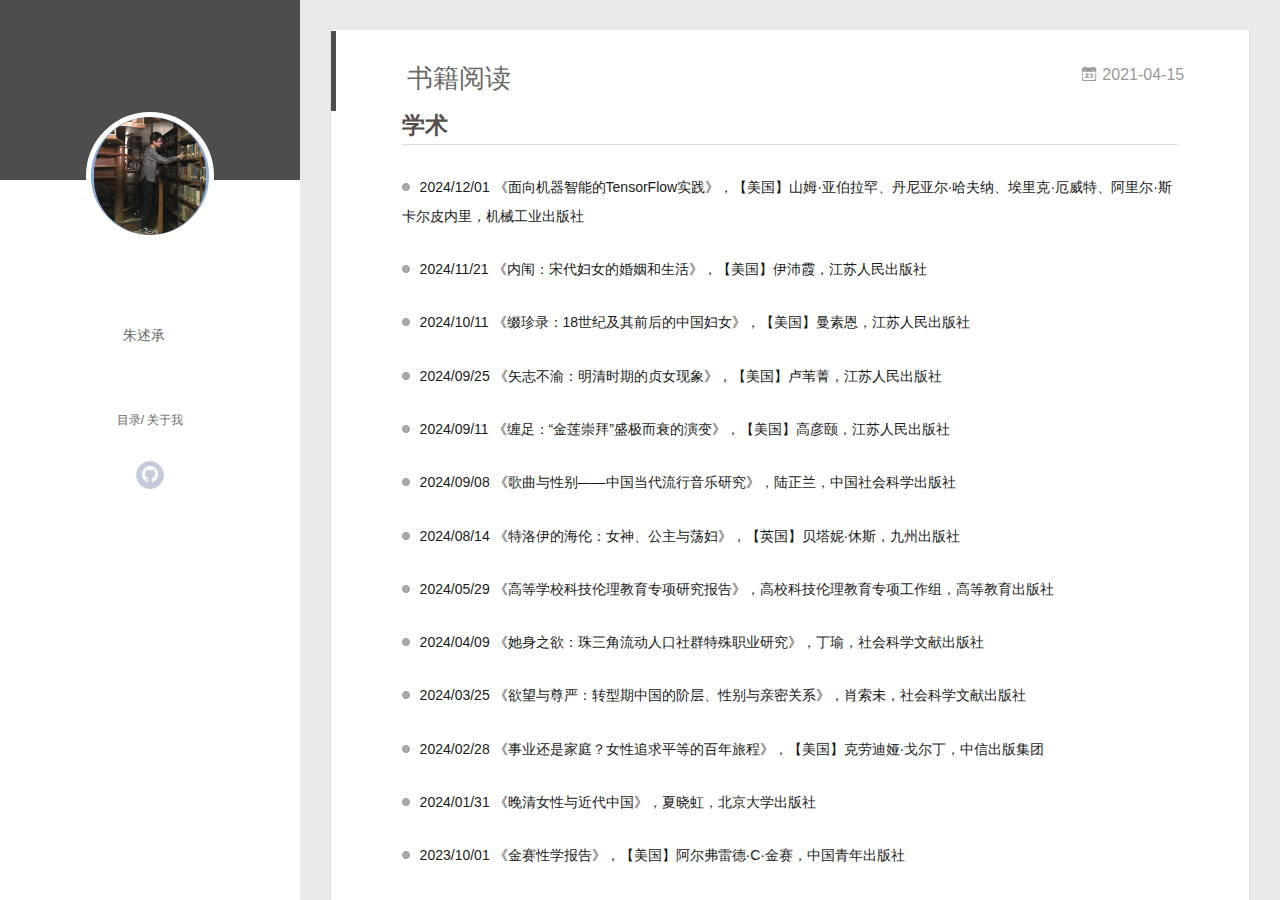
<file: 2021/04/15/书籍阅读/index.html>
<!DOCTYPE html>
<html>
<head>
  <meta charset="utf-8">
  
  <meta name="renderer" content="webkit">
  <meta http-equiv="X-UA-Compatible" content="IE=edge" >
  <link rel="dns-prefetch" href="http://example.com">
  <title>书籍阅读 | Hexo</title>
  <meta name="viewport" content="width=device-width, initial-scale=1, maximum-scale=1">
  <meta name="description" content="学术 2024&#x2F;12&#x2F;01 《面向机器智能的TensorFlow实践》，【美国】山姆·亚伯拉罕、丹尼亚尔·哈夫纳、埃里克·厄威特、阿里尔·斯卡尔皮内里，机械工业出版社  2024&#x2F;11&#x2F;21 《内闱：宋代妇女的婚姻和生活》，【美国】伊沛霞，江苏人民出版社  2024&#x2F;10&#x2F;11 《缀珍录：18世纪及其前后的中国妇女》，【美国】曼素恩，江苏人民出版社  2024&#x2F;09&#x2F;25 《矢志不渝：明清时期的贞">
<meta property="og:type" content="article">
<meta property="og:title" content="书籍阅读">
<meta property="og:url" content="http://example.com/2021/04/15/%E4%B9%A6%E7%B1%8D%E9%98%85%E8%AF%BB/index.html">
<meta property="og:site_name" content="Hexo">
<meta property="og:description" content="学术 2024&#x2F;12&#x2F;01 《面向机器智能的TensorFlow实践》，【美国】山姆·亚伯拉罕、丹尼亚尔·哈夫纳、埃里克·厄威特、阿里尔·斯卡尔皮内里，机械工业出版社  2024&#x2F;11&#x2F;21 《内闱：宋代妇女的婚姻和生活》，【美国】伊沛霞，江苏人民出版社  2024&#x2F;10&#x2F;11 《缀珍录：18世纪及其前后的中国妇女》，【美国】曼素恩，江苏人民出版社  2024&#x2F;09&#x2F;25 《矢志不渝：明清时期的贞">
<meta property="og:locale" content="en_US">
<meta property="article:published_time" content="2021-04-14T16:00:00.000Z">
<meta property="article:modified_time" content="2025-04-01T10:59:49.459Z">
<meta property="article:author" content="John Doe">
<meta name="twitter:card" content="summary">
  
    <link rel="alternative" href="/atom.xml" title="Hexo" type="application/atom+xml">
  
  
    <link rel="icon" href="/favicon.png">
  
  <link rel="stylesheet" type="text/css" href="/./main.0cf68a.css">
  <style type="text/css">
  
    #container.show {
      background: linear-gradient(200deg,#a0cfe4,#e8c37e);
    }
  </style>
  

  

<meta name="generator" content="Hexo 5.4.0"></head>

<body>
  <div id="container" q-class="show:isCtnShow">
    <canvas id="anm-canvas" class="anm-canvas"></canvas>
    <div class="left-col" q-class="show:isShow">
      
<div class="overlay" style="background: #4d4d4d"></div>
<div class="intrude-less">
	<header id="header" class="inner">
		<a href="/" class="profilepic">
			<img src="/assets/avatar.jpg" class="js-avatar show">
		</a>
		<hgroup>
		  <h1 class="header-author"><a href="/"></a></h1>
		</hgroup>
		

		<nav class="header-menu">
			<ul>
			
				<li><a target="_blank" rel="noopener" href="https://zhushucheng.github.io">朱述承</a></li>
	        
			</ul>
		</nav>
		<nav class="header-smart-menu">
    		
    			
    			<a q-on="click: openSlider(e, 'innerArchive')" href="javascript:void(0)">目录</a>
    			
            
    			
    			<a q-on="click: openSlider(e, 'aboutme')" href="javascript:void(0)">关于我</a>
    			
            
		</nav>
		<nav class="header-nav">
			<div class="social">
				
					<a class="github" target="_blank" href="https://github.com/zhushucheng" title="github"><i class="icon-github"></i></a>
		        
			</div>
		</nav>
	</header>		
</div>

    </div>
    <div class="mid-col" q-class="show:isShow,hide:isShow|isFalse">
      
<nav id="mobile-nav">
  	<div class="overlay js-overlay" style="background: #4d4d4d"></div>
	<div class="btnctn js-mobile-btnctn">
  		<div class="slider-trigger list" q-on="click: openSlider(e)"><i class="icon icon-sort"></i></div>
	</div>
	<div class="intrude-less">
		<header id="header" class="inner">
			<div class="profilepic">
				<img src="/assets/avatar.jpg" class="js-avatar">
			</div>
			<hgroup>
			  <h1 class="header-author js-header-author"></h1>
			</hgroup>
			
			
			
				
			
			
			
			<nav class="header-nav">
				<div class="social">
					
						<a class="github" target="_blank" href="https://github.com/zhushucheng" title="github"><i class="icon-github"></i></a>
			        
				</div>
			</nav>

			<nav class="header-menu js-header-menu">
				<ul style="width: 50%">
				
				
					<li style="width: 100%"><a target="_blank" rel="noopener" href="https://zhushucheng.github.io">朱述承</a></li>
		        
				</ul>
			</nav>
		</header>				
	</div>
	<div class="mobile-mask" style="display:none" q-show="isShow"></div>
</nav>

      <div id="wrapper" class="body-wrap">
        <div class="menu-l">
          <div class="canvas-wrap">
            <canvas data-colors="#eaeaea" data-sectionHeight="100" data-contentId="js-content" id="myCanvas1" class="anm-canvas"></canvas>
          </div>
          <div id="js-content" class="content-ll">
            <article id="post-书籍阅读" class="article article-type-post " itemscope itemprop="blogPost">
  <div class="article-inner">
    
      <header class="article-header">
        
  
    <h1 class="article-title" itemprop="name">
      书籍阅读
    </h1>
  

        
        <a href="/2021/04/15/%E4%B9%A6%E7%B1%8D%E9%98%85%E8%AF%BB/" class="archive-article-date">
  	<time datetime="2021-04-14T16:00:00.000Z" itemprop="datePublished"><i class="icon-calendar icon"></i>2021-04-15</time>
</a>
        
      </header>
    
    <div class="article-entry" itemprop="articleBody">
      
        <h2 id="学术"><a href="#学术" class="headerlink" title="学术"></a>学术</h2><ul>
<li><p>2024/12/01 《面向机器智能的TensorFlow实践》，【美国】山姆·亚伯拉罕、丹尼亚尔·哈夫纳、埃里克·厄威特、阿里尔·斯卡尔皮内里，机械工业出版社</p>
</li>
<li><p>2024/11/21 《内闱：宋代妇女的婚姻和生活》，【美国】伊沛霞，江苏人民出版社</p>
</li>
<li><p>2024/10/11 《缀珍录：18世纪及其前后的中国妇女》，【美国】曼素恩，江苏人民出版社</p>
</li>
<li><p>2024/09/25 《矢志不渝：明清时期的贞女现象》，【美国】卢苇菁，江苏人民出版社</p>
</li>
<li><p>2024/09/11 《缠足：“金莲崇拜”盛极而衰的演变》，【美国】高彦颐，江苏人民出版社</p>
</li>
<li><p>2024/09/08 《歌曲与性别——中国当代流行音乐研究》，陆正兰，中国社会科学出版社</p>
</li>
<li><p>2024/08/14 《特洛伊的海伦：女神、公主与荡妇》，【英国】贝塔妮·休斯，九州出版社</p>
</li>
<li><p>2024/05/29 《高等学校科技伦理教育专项研究报告》，高校科技伦理教育专项工作组，高等教育出版社</p>
</li>
<li><p>2024/04/09 《她身之欲：珠三角流动人口社群特殊职业研究》，丁瑜，社会科学文献出版社</p>
</li>
<li><p>2024/03/25 《欲望与尊严：转型期中国的阶层、性别与亲密关系》，肖索未，社会科学文献出版社</p>
</li>
<li><p>2024/02/28 《事业还是家庭？女性追求平等的百年旅程》，【美国】克劳迪娅·戈尔丁，中信出版集团</p>
</li>
<li><p>2024/01/31 《晚清女性与近代中国》，夏晓虹，北京大学出版社</p>
</li>
<li><p>2023/10/01 《金赛性学报告》，【美国】阿尔弗雷德·C·金赛，中国青年出版社</p>
</li>
<li><p>2023/09/28 《神秘的舞蹈：人类性行为的演化》，【美国】琳·马古利斯、多雷昂·萨甘，中国社会科学出版社</p>
</li>
<li><p>2023/09/26 《千面女神》，【美国】约瑟夫·坎贝尔，北京联合出版公司</p>
</li>
<li><p>2023/09/12 《凯列班与女巫：妇女、身体与原始积累》，【意大利】西尔维娅·费代里奇，上海三联书店</p>
</li>
<li><p>2023/09/09 《第二性》，【法国】西蒙娜·德·波伏瓦，上海译文出版社</p>
</li>
<li><p>2023/08/31 《大脑的性别：打破女性大脑迷思的最新神经科学》，【英国】吉娜·里彭，北京燕山出版社</p>
</li>
<li><p>2023/08/26 《看不见的女性》，【英国】卡罗琳·克里亚多·佩雷斯，新星出版社</p>
</li>
<li><p>2023/06/19 《老龄化与老年语言学引论》，黄立鹤，上海外语教育出版社</p>
</li>
<li><p>2023/06/07 《The Handbook of Language and Gender》，Janet Holmes and Miriam Meyerhoff，Blackwell Publishing</p>
</li>
<li><p>2023/05/06 《女性主义》，李银河，江苏凤凰文艺出版社</p>
</li>
<li><p>2023/05/02 《流行病学》，沈洪兵、齐秀英，人民卫生出版社</p>
</li>
<li><p>2023/04/24 《社会学概论》，边燕杰、陈皆明，高等教育出版社</p>
</li>
<li><p>2023/04/10 《男性统治》，【法国】皮埃尔·布尔迪厄，中国人民大学出版社</p>
</li>
<li><p>2023/03/28 《海洋中的爱与性》，【美国】玛拉·J. 哈尔特，北京联合出版公司</p>
</li>
<li><p>2023/02/20 《计量语言学研究进展》，刘海涛，浙江大学出版社</p>
</li>
<li><p>2023/02/19 《老年语言学研究新进展》，黄鹤立，同济大学出版社</p>
</li>
<li><p>2023/02/18 《词汇与句法计量研究》，黄伟 等，浙江大学出版社</p>
</li>
<li><p>2022/11/28 《汉语史稿》，王力，中华书局</p>
</li>
<li><p>2022/11/26 《老年语言学与多模态研究》，顾曰国、黄立鹤，同济大学出版社</p>
</li>
<li><p>2022/11/24 《社会语言学视角下的共同体》，董洁、左茹嫣、贺蕾、沈秀、邹小英、杨端端，外语教学与研究出版社</p>
</li>
<li><p>2022/11/17 《基于网络媒体监测语料库的性别语言差异研究》，王宇波，科学出版社</p>
</li>
<li><p>2022/11/16 《透过性别看世界》，沈奕斐，上海人民出版社</p>
</li>
<li><p>2022/11/04 《犯罪心理学》，刘建清，中国法制出版社</p>
</li>
<li><p>2022/05/20 《The Oxford Handbook of Language and Society》， Ofelia Garcia, et al，Oxford University Press</p>
</li>
<li><p>2022/05/20 《Multilingualism in the Chinese Diaspora Worldwide: Transnational Connections and Local Social Realities》，Li Wei，Routledge </p>
</li>
<li><p>2022/05/19 《Globalization and Language in Contact》，James Collins, et al，Continuum </p>
</li>
<li><p>2022/04/08 《Discourse and Identity》，Fina Anna De, et al，Cambridge University Press</p>
</li>
<li><p>2022/03/30 《Discourse: Key Topics in Sociolinguistics》，Jan Blommaert，Cambridge University Press</p>
</li>
<li><p>2022/03/29 《Language and Gender》，Penelope Eckert and Sally McConnell-Ginet，Cambridge University Press</p>
</li>
<li><p>2022/03/16 《Ethnographic Fieldwork: A Beginner’s Guide》，Jan Blommaert and Dong Jie，Short Run Press</p>
</li>
<li><p>2022/03/10 《Introducing Sociolinguistics》，Rajend Mesthrie, et al，Edinburgh University Press</p>
</li>
<li><p>2022/02/20 《消解性别》，【美国】朱迪斯·巴特勒，上海三联书店</p>
</li>
<li><p>2022/02/13 《身体之重：论“性别”的话语界限》，【美国】朱迪斯·巴特勒，上海三联书店</p>
</li>
<li><p>2022/01/21 《性别麻烦：女性主义与身份的颠覆》，【美国】朱迪斯·巴特勒，上海三联书店</p>
</li>
<li><p>2022/01/18 《The Routledge Handbook of Language, Gender and Sexuality》，Jo Angouri and Judith Baxter，Routledge </p>
</li>
<li><p>2021/12/11 《社会心理学（第11版）》，【美国】戴维·迈尔斯，人民邮电出版社</p>
</li>
<li><p>2021/11/29 《Corpus Linguistics: Method, Theory and Practice》，Tony McEnery and Andrew Hardie，Cambridge University Press</p>
</li>
<li><p>2021/11/11 《统计语言学》，刘颖，清华大学出版社</p>
</li>
<li><p>2021/06/14 《变态心理学（第6版）》，【美国】苏珊·诺伦-霍克西玛，人民邮电出版社</p>
</li>
<li><p>2021/04/01 《An Introduction to Sociolinguistics》，Ronald Wardhaugh，Wiley-Blackwell</p>
</li>
<li><p>2020/11/14 《Sexed Texts: Language, Gender and Sexuality》，Baker Paul，David Brown Book Co.</p>
</li>
<li><p>2020/10/16 《精通特征工程》，【美国】爱丽丝·郑、阿曼达·卡萨丽，人民邮电出版社</p>
</li>
<li><p>2020/10/15 《Python数据科学手册》，【美国】Jake VanderPlas，人民邮电出版社</p>
</li>
<li><p>2020/10/14 《利用Python进行数据分析》，【美国】Wes McKinney，人民邮电出版社</p>
</li>
<li><p>2020/10/13 《Python数据分析基础》，【美国】Clinton W. Brownley，人民邮电出版社</p>
</li>
<li><p>2020/10/12 《学习R》，【美国】Richard Cotton，人民邮电出版社</p>
</li>
<li><p>2020/10/11 《Python网络数据采集》，【美国】Ryan Mitchell，人民邮电出版社</p>
</li>
<li><p>2020/10/10 《Python机器学习基础教程》，【美国】Andreas C. Muler、Sarah Guido，人民邮电出版社</p>
</li>
<li><p>2020/10/09 《Python自然语言处理》，【美国】Steven Bird、Ewan Klein、Edward Loper，人民邮电出版社</p>
</li>
<li><p>2020/10/08 《计算语言学》，刘颖，清华大学出版社</p>
</li>
<li><p>2020/09/17 《数据结构（C语言版）》，严蔚敏、吴伟民，清华大学出版社</p>
</li>
<li><p>2020/07/06 《Using Corpora to Analyze Gender》，Baker Paul，Bloomsbury Academic</p>
</li>
<li><p>2019/12/09 《Gender and Language Research Methodologies》，Harrington Kate, et al，Palgrave Macmillan</p>
</li>
<li><p>2019/07/05 《形式和意义互动的句式系统研究——互动构式语法探索》，施春宏，商务印书馆</p>
</li>
<li><p>2019/06/07 《超越文化》，【美国】爱德华·霍尔，北京大学出版社</p>
</li>
<li><p>2019/05/11 《跨文化交际学》，陈国明，华东师范大学出版社</p>
</li>
<li><p>2019/04/23 《跨文化交际理论》，戴晓东，上海外语教育出版社</p>
</li>
<li><p>2017/12/31 《计量语言学导论》，刘海涛，商务印书馆</p>
</li>
<li><p>2016/11/11 《语言学纲要》，叶蜚声、徐通锵、王洪君、李娟，北京大学出版社</p>
</li>
<li><p>2016/12/01 《现代汉语语法研究教程》，陆俭明，北京大学出版社</p>
</li>
<li><p>2015/01/10 《现代汉语》，黄伯荣、廖序东，高等教育出版社</p>
</li>
<li><p>2014/07/01 《语言学概论》，崔希亮，商务印书馆</p>
</li>
</ul>
<h2 id="其他"><a href="#其他" class="headerlink" title="其他"></a>其他</h2><ul>
<li><p>2025/04/01 《堂吉诃德》，【西班牙】塞万提斯，译林出版社</p>
</li>
<li><p>2025/03/27 《行测的思维和申论的规矩》，粉笔公考，新华出版社 </p>
</li>
<li><p>2025/03/05 《树犹如此》，白先勇，湖南文艺出版社</p>
</li>
<li><p>2024/12/24 《图解婚丧嫁娶礼仪全书》，李居明，陕西师范大学出版社</p>
</li>
<li><p>2024/12/22 《素食者》，【韩国】韩江，四川文艺出版社</p>
</li>
<li><p>2024/12/16 《契诃夫短篇小说选》，【俄罗斯】契诃夫，人民文学出版社</p>
</li>
<li><p>2024/12/01 《编辑常用标准规范解说》，中国新闻出版研究院，中国标准出版社</p>
</li>
<li><p>2024/09/16 《状元媒》，叶广芩，北京十月文艺出版社</p>
</li>
<li><p>2024/08/09 《湖面如镜》，【马来西亚】贺淑芳，中国友谊出版公司</p>
</li>
<li><p>2024/08/05 《悠悠岁月》，【法国】安妮·埃尔诺，人民文学出版社</p>
</li>
<li><p>2024/08/01 《檀香刑》，莫言，浙江文艺出版社</p>
</li>
<li><p>2024/03/31 《世界电影史》，【美国】大卫·波德维尔，克里斯汀·汤普森，北京大学出版社</p>
</li>
<li><p>2024/02/28 《傩面》，肖江虹，河南文艺出版社</p>
</li>
<li><p>2024/01/13 《埃及众神》，【英国】理查德·H·威尔金森，贵州人民出版社</p>
</li>
<li><p>2023/12/13 《我们最幸福：北韩人民的真实生活》，【美国】芭芭拉·德米克，麦田出版公司</p>
</li>
<li><p>2023/12/06 《答案在风中飘：现代歌曲的哲学》，【美国】鲍勃·迪伦，中信出版集团</p>
</li>
<li><p>2023/11/30 《浪漫主义宣言》，【美国】安·兰德，重庆出版社</p>
</li>
<li><p>2023/11/24 《东南亚水果猎人》，杨晓洋，中国农业出版社</p>
</li>
<li><p>2023/11/19 《世界宗教》，【美国】刘易斯·M.霍普费，马克·R.伍德沃德，北京联合出版公司</p>
</li>
<li><p>2023/11/12 《荆棘鸟》，【澳大利亚】考琳·麦卡洛，译林出版社</p>
</li>
<li><p>2023/10/06 《尸变图鉴：自然环境下的尸体变化》，陈禄仕，陕西科学技术出版社</p>
</li>
<li><p>2023/09/25 《插图印度史：从次大陆到共和国》，高学思，人民日报出版社</p>
</li>
<li><p>2023/09/11 《斗拱飞檐画古建：图解古建形制与写生》，连达，机械工业出版社</p>
</li>
<li><p>2023/06/18 《普希金抒情诗精选集》，【俄罗斯】亚历山大·谢尔盖耶维奇·普希金，当代世界出版社</p>
</li>
<li><p>2023/06/15 《中华传统糕点图鉴》，邱子峰，中国轻工业出版社</p>
</li>
<li><p>2023/06/14 《北京地铁站名掌故》，户力平，东方出版社</p>
</li>
<li><p>2023/06/02 《追风筝的人》，【美国】卡勒德·胡赛尼，上海人民出版社</p>
</li>
<li><p>2023/05/07 《女王的帽子：伊丽莎白二世的传奇人生》，【法国】托马·佩尔内特、【英国】阿拉斯泰尔·布鲁斯，中译出版社</p>
</li>
<li><p>2023/05/06 《萤火虫的勇气：我在儿科重症当心理师》，【法国】穆里叶·德罗马，上海文艺出版社</p>
</li>
<li><p>2023/05/01 《一句顶一万句》，刘震云，长江文艺出版社</p>
</li>
<li><p>2023/03/26 《东方的女儿：贝·布托自传》，【巴基斯坦】贝娜齐尔·布托，译林出版社</p>
</li>
<li><p>2023/03/14 《小王子》，【法国】圣埃克絮佩里，上海译文出版社</p>
</li>
<li><p>2023/03/10 《娜嘉》，【法国】安德烈·布勒东，上海人民出版社</p>
</li>
<li><p>2023/03/09 《紫禁城宫殿》，于倬云，广西师范大学出版社</p>
</li>
<li><p>2023/03/08 《1367》，陈浩基，皇冠文化出版有限公司</p>
</li>
<li><p>2023/03/05 《一场美梦》，悦悦，中国青年出版社</p>
</li>
<li><p>2023/03/02 《美国大学捐赠基金法律制度研究》，余蓝，人民出版社</p>
</li>
<li><p>2023/02/28 《你的夏天还好吗？》，【韩国】金爱烂，人民文学出版社</p>
</li>
<li><p>2023/02/24 《永安禅寺：恒山脚下的水陆道场》，张建德，文物出版社</p>
</li>
<li><p>2023/02/23 《DK蘑菇大百科》，【丹麦】托马斯·莱瑟斯，湖南科学技术出版社</p>
</li>
<li><p>2023/02/11 《水浒传》，施耐庵、罗贯中，人民文学出版社</p>
</li>
<li><p>2023/01/03 《莫奈：光的印象》，【法国】西尔维·吉拉尔-拉戈斯，北京联合出版公司</p>
</li>
<li><p>2023/01/02 《蒙克：痛苦的表达》，【法国】法比耶纳·艾丽斯，北京联合出版公司</p>
</li>
<li><p>2022/11/15 《太古和其他的时间》，【波兰】奥尔加·托卡尔丘克，四川人民出版社</p>
</li>
<li><p>2022/10/26 《三国演义》，罗贯中，人民文学出版社</p>
</li>
<li><p>2022/07/03 《多彩的流放》，【加拿大】梅维斯·迦兰，重庆大学出版社</p>
</li>
<li><p>2022/06/05 《西游记》，吴承恩，人民文学出版社</p>
</li>
<li><p>2022/03/20 《雨》，【马来西亚】黄锦树，四川人民出版社</p>
</li>
<li><p>2022/03/03 《褐色鸟群》，格非，上海文艺出版社</p>
</li>
<li><p>2022/02/13 《当我们谈论爱情时我们在谈论什么》，【美国】雷蒙德·卡佛，南海出版公司</p>
</li>
<li><p>2022/02/06 《红楼梦》，曹雪芹，人民文学出版社</p>
</li>
<li><p>2021/11/10 《中国马克思主义与当代》，本书编写组，高等教育出版社</p>
</li>
<li><p>2021/10/15 《女孩和女人们的生活》，【加拿大】爱丽丝·门罗，译林出版社</p>
</li>
<li><p>2021/10/07 《你以为你是谁？》，【加拿大】爱丽丝·门罗，译林出版社</p>
</li>
<li><p>2021/09/25 《爱的进程》，【加拿大】爱丽丝·门罗，译林出版社</p>
</li>
<li><p>2021/09/14 《我年轻时的朋友》，【加拿大】爱丽丝·门罗，译林出版社</p>
</li>
<li><p>2021/08/06 《快乐影子之舞》，【加拿大】爱丽丝·门罗，译林出版社</p>
</li>
<li><p>2021/06/19 《我一直想要告诉你的事》，【加拿大】爱丽丝·门罗，译林出版社</p>
</li>
<li><p>2021/06/12 《好女人的爱情》，【加拿大】爱丽丝·门罗，译林出版社</p>
</li>
<li><p>2021/05/30 《岩石堡风景》，【加拿大】爱丽丝·门罗，译林出版社</p>
</li>
<li><p>2021/05/13 《恨，友谊，追求，爱情，婚姻》，【加拿大】爱丽丝·门罗，译林出版社</p>
</li>
<li><p>2021/05/02 《公开的秘密》，【加拿大】爱丽丝·门罗，译林出版社</p>
</li>
<li><p>2021/04/20 《亲爱的生活》，【加拿大】爱丽丝·门罗，北京十月文艺出版社</p>
</li>
<li><p>2021/04/12 《木星的卫星》，【加拿大】爱丽丝·门罗，译林出版社</p>
</li>
<li><p>2021/03/27 《幸福过了头》，【加拿大】爱丽丝·门罗，译林出版社</p>
</li>
<li><p>2020/12/24 《史记》，司马迁，中华书局</p>
</li>
<li><p>2020/05/18 《红与黑》，【法国】司汤达，上海译文出版社</p>
</li>
<li><p>2020/05/08 《命运：文在寅自传》，【韩国】文在寅，江苏凤凰文艺出版社</p>
</li>
<li><p>2020/03/04 《霍乱时期的爱情》，【哥伦比亚】加西亚·马尔克斯，南海出版社</p>
</li>
<li><p>2020/02/25 《呼兰河传》，萧红，北京联合出版公司</p>
</li>
<li><p>2020/02/19 《月亮和六便士》，【英国】威廉·萨默塞特·毛姆，作家出版社</p>
</li>
<li><p>2020/02/12 《许三观卖血记》，余华，作家出版社</p>
</li>
<li><p>2020/02/02 《局外人·鼠疫》，【法国】阿尔贝·加缪，译林出版社</p>
</li>
<li><p>2020/01/12 《催眠术圣经》，【美国】奥蒙德·麦吉尔，吉林文史出版社</p>
</li>
<li><p>2020/01/03 《到灯塔去》，【英国】弗吉尼亚·吴尔夫，人民文学出版社</p>
</li>
<li><p>2019/12/28 《比丘尼传校注》，释宝唱，中华书局</p>
</li>
<li><p>2019/12/14 《祈愿者》，【巴基斯坦】阿里·塞西，南海出版社</p>
</li>
<li><p>2019/11/11 《威尼斯商人》，【英国】莎士比亚，人民文学出版社</p>
</li>
<li><p>2019/11/08 《漫长的告别》，【美国】雷蒙德·钱德勒，南海出版社</p>
</li>
<li><p>2019/10/13 《诗经》，孔丘，中华书局</p>
</li>
<li><p>2019/09/22 《洛丽塔》，【美国】弗拉基米尔·纳博科夫，上海译文出版社</p>
</li>
<li><p>2019/09/09 《遗憾的进化》，【日本】今泉忠明，南海出版公司</p>
</li>
<li><p>2019/09/07 《丁玲散文选集》，丁玲，百花文艺</p>
</li>
<li><p>2019/08/16 《占星术杀人魔法》，【日本】岛田庄司，新星出版社</p>
</li>
<li><p>2019/08/10 《雅舍小品》，梁实秋，江苏人民出版社</p>
</li>
<li><p>2019/08/04 《虹》，【英国】D·H·劳伦斯，中央编译出版社</p>
</li>
<li><p>2019/07/25 《下午茶》，简媜，九州出版社</p>
</li>
<li><p>2019/07/21 《逃离》，【加拿大】爱丽丝·门罗，北京十月文艺出版社</p>
</li>
<li><p>2019/07/07 《忠孝公园》，陈映真，江苏文艺出版社</p>
</li>
<li><p>2019/06/26 《莎士比亚十四行诗精韵全译》，【英国】莎士比亚，上海交通大学出版社</p>
</li>
<li><p>2019/06/22 《酒国》，莫言，浙江文艺出版社</p>
</li>
<li><p>2019/06/11 《变形记》，【奥地利】卡夫卡，上海译文出版社</p>
</li>
<li><p>2019/05/29 《城堡》，【奥地利】卡夫卡，上海译文出版社</p>
</li>
<li><p>2019/05/20 《失踪者·诉讼》，【奥地利】卡夫卡，上海译文出版社</p>
</li>
<li><p>2019/05/09 《饺子》，李碧华，新星出版社</p>
</li>
<li><p>2019/05/05 《神箭》，【尼日利亚】钦努阿·阿契贝，重庆出版社</p>
</li>
<li><p>2019/04/26 《采桑子》，叶广芩，北京出版社</p>
</li>
<li><p>2019/04/26 《穆斯林的葬礼》，霍达，北京十月文艺出版社</p>
</li>
<li><p>2019/04/14 《周迅·自在人间》，周迅，上海人民出版社</p>
</li>
<li><p>2019/04/13 《安娜·卡列尼娜》，【俄罗斯】列夫·托尔斯泰，上海文艺出版社</p>
</li>
<li><p>2019/03/27 《山海经》，佚名，作家出版社</p>
</li>
<li><p>2019/03/17 《金色笔记》，【英国】多丽丝·莱欣，译林出版社</p>
</li>
<li><p>2018/12/10 《圣女的救济》，【日本】东野圭吾，南海出版公司</p>
</li>
<li><p>2018/11/25 《青衣》，毕飞宇，人民文学出版社</p>
</li>
<li><p>2018/08/13 《我与地坛》，史铁生，人民文学出版社</p>
</li>
<li><p>2018/06/10 《没有指针的钟》，【美国】卡森·麦卡勒斯，人民文学出版社</p>
</li>
<li><p>2018/05/02 《金阁寺》，【日本】三岛由纪夫，九州出版社</p>
</li>
<li><p>2018/02/06 《秘密》，【澳大利亚】朗达·拜恩，中国城市出版社</p>
</li>
<li><p>2018/02/04 《孩子们的诗》，果麦，浙江文艺出版社</p>
</li>
<li><p>2017/12/24 《呼啸山庄》，【英国】艾米莉·勃朗特，译林出版社</p>
</li>
<li><p>2017/12/14 《俗世奇人·贰》，冯骥才，作家出版社</p>
</li>
<li><p>2017/12/12 《俗世奇人》，冯骥才，作家出版社</p>
</li>
<li><p>2017/12/10 《喧哗与骚动》，【美国】威廉·福克纳，译林出版社</p>
</li>
<li><p>2017/12/01 《倩女离魂》，郑光祖，长春出版社</p>
</li>
<li><p>2017/11/29 《信徒的国度》，【英国】V·S·奈保尔，南海出版公司</p>
</li>
<li><p>2017/11/09 《受戒》，汪曾祺，天津人民出版社</p>
</li>
<li><p>2017/10/24 《蜜月》，【英国】凯瑟琳·曼斯菲尔德，人民文学出版社</p>
</li>
<li><p>2017/10/18 《八骏图》，沈从文，江苏人民出版社</p>
</li>
<li><p>2017/09/16 《古希腊悲剧喜剧集》，【希腊】欧里庇得斯 等，译林出版社</p>
</li>
<li><p>2017/09/04 《初夏荷花时期的爱情》，朱天心，上海人民出版社</p>
</li>
<li><p>2017/09/01 《伤心咖啡馆之歌》，【美国】卡森·麦卡勒斯，上海三联书店</p>
</li>
<li><p>2017/08/27 《雅舍谈吃》，梁实秋，江苏人民出版社</p>
</li>
<li><p>2017/08/14 《神曲》，【意大利】但丁，上海文艺出版社</p>
</li>
<li><p>2017/08/03 《石秀》，施蛰存，花城出版社</p>
</li>
<li><p>2017/08/02 《包法利夫人》，【法国】福楼拜，译林出版社</p>
</li>
</ul>

      

      
    </div>
    <div class="article-info article-info-index">
      
      
      

      

      
      <div class="clearfix"></div>
    </div>
  </div>
</article>

  
<nav id="article-nav">
  
    <a href="/2021/04/17/%E5%AD%A6%E6%9C%AF%E5%8F%91%E8%A1%A8/" id="article-nav-newer" class="article-nav-link-wrap">
      <i class="icon-circle-left"></i>
      <div class="article-nav-title">
        
          学术发表
        
      </div>
    </a>
  
  
    <a href="/2021/04/10/%E6%97%85%E8%A1%8C%E8%A7%81%E9%97%BB/" id="article-nav-older" class="article-nav-link-wrap">
      <div class="article-nav-title">旅行见闻</div>
      <i class="icon-circle-right"></i>
    </a>
  
</nav>


<aside class="wrap-side-operation">
    <div class="mod-side-operation">
        
        <div class="jump-container" id="js-jump-container" style="display:none;">
            <a href="javascript:void(0)" class="mod-side-operation__jump-to-top">
                <i class="icon-font icon-back"></i>
            </a>
            <div id="js-jump-plan-container" class="jump-plan-container" style="top: -11px;">
                <i class="icon-font icon-plane jump-plane"></i>
            </div>
        </div>
        
        
    </div>
</aside>



  
  
  

  

  

  


          </div>
        </div>
      </div>
      <footer id="footer">
  <div class="outer">
    <div id="footer-info">
    	<div class="footer-left">
    		&copy; 2025 John Doe
    	</div>
      	<div class="footer-right">
      		<a href="http://hexo.io/" target="_blank">Hexo</a>  Theme <a href="https://github.com/litten/hexo-theme-yilia" target="_blank">Yilia</a> by Litten
      	</div>
    </div>
  </div>
</footer>
    </div>
    <script>
	var yiliaConfig = {
		mathjax: false,
		isHome: false,
		isPost: true,
		isArchive: false,
		isTag: false,
		isCategory: false,
		open_in_new: false,
		toc_hide_index: true,
		root: "/",
		innerArchive: true,
		showTags: false
	}
</script>

<script>!function(t){function n(e){if(r[e])return r[e].exports;var i=r[e]={exports:{},id:e,loaded:!1};return t[e].call(i.exports,i,i.exports,n),i.loaded=!0,i.exports}var r={};n.m=t,n.c=r,n.p="./",n(0)}([function(t,n,r){r(195),t.exports=r(191)},function(t,n,r){var e=r(3),i=r(52),o=r(27),u=r(28),c=r(53),f="prototype",a=function(t,n,r){var s,l,h,v,p=t&a.F,d=t&a.G,y=t&a.S,g=t&a.P,b=t&a.B,m=d?e:y?e[n]||(e[n]={}):(e[n]||{})[f],x=d?i:i[n]||(i[n]={}),w=x[f]||(x[f]={});d&&(r=n);for(s in r)l=!p&&m&&void 0!==m[s],h=(l?m:r)[s],v=b&&l?c(h,e):g&&"function"==typeof h?c(Function.call,h):h,m&&u(m,s,h,t&a.U),x[s]!=h&&o(x,s,v),g&&w[s]!=h&&(w[s]=h)};e.core=i,a.F=1,a.G=2,a.S=4,a.P=8,a.B=16,a.W=32,a.U=64,a.R=128,t.exports=a},function(t,n,r){var e=r(6);t.exports=function(t){if(!e(t))throw TypeError(t+" is not an object!");return t}},function(t,n){var r=t.exports="undefined"!=typeof window&&window.Math==Math?window:"undefined"!=typeof self&&self.Math==Math?self:Function("return this")();"number"==typeof __g&&(__g=r)},function(t,n){t.exports=function(t){try{return!!t()}catch(t){return!0}}},function(t,n){var r=t.exports="undefined"!=typeof window&&window.Math==Math?window:"undefined"!=typeof self&&self.Math==Math?self:Function("return this")();"number"==typeof __g&&(__g=r)},function(t,n){t.exports=function(t){return"object"==typeof t?null!==t:"function"==typeof t}},function(t,n,r){var e=r(126)("wks"),i=r(76),o=r(3).Symbol,u="function"==typeof o;(t.exports=function(t){return e[t]||(e[t]=u&&o[t]||(u?o:i)("Symbol."+t))}).store=e},function(t,n){var r={}.hasOwnProperty;t.exports=function(t,n){return r.call(t,n)}},function(t,n,r){var e=r(94),i=r(33);t.exports=function(t){return e(i(t))}},function(t,n,r){t.exports=!r(4)(function(){return 7!=Object.defineProperty({},"a",{get:function(){return 7}}).a})},function(t,n,r){var e=r(2),i=r(167),o=r(50),u=Object.defineProperty;n.f=r(10)?Object.defineProperty:function(t,n,r){if(e(t),n=o(n,!0),e(r),i)try{return u(t,n,r)}catch(t){}if("get"in r||"set"in r)throw TypeError("Accessors not supported!");return"value"in r&&(t[n]=r.value),t}},function(t,n,r){t.exports=!r(18)(function(){return 7!=Object.defineProperty({},"a",{get:function(){return 7}}).a})},function(t,n,r){var e=r(14),i=r(22);t.exports=r(12)?function(t,n,r){return e.f(t,n,i(1,r))}:function(t,n,r){return t[n]=r,t}},function(t,n,r){var e=r(20),i=r(58),o=r(42),u=Object.defineProperty;n.f=r(12)?Object.defineProperty:function(t,n,r){if(e(t),n=o(n,!0),e(r),i)try{return u(t,n,r)}catch(t){}if("get"in r||"set"in r)throw TypeError("Accessors not supported!");return"value"in r&&(t[n]=r.value),t}},function(t,n,r){var e=r(40)("wks"),i=r(23),o=r(5).Symbol,u="function"==typeof o;(t.exports=function(t){return e[t]||(e[t]=u&&o[t]||(u?o:i)("Symbol."+t))}).store=e},function(t,n,r){var e=r(67),i=Math.min;t.exports=function(t){return t>0?i(e(t),9007199254740991):0}},function(t,n,r){var e=r(46);t.exports=function(t){return Object(e(t))}},function(t,n){t.exports=function(t){try{return!!t()}catch(t){return!0}}},function(t,n,r){var e=r(63),i=r(34);t.exports=Object.keys||function(t){return e(t,i)}},function(t,n,r){var e=r(21);t.exports=function(t){if(!e(t))throw TypeError(t+" is not an object!");return t}},function(t,n){t.exports=function(t){return"object"==typeof t?null!==t:"function"==typeof t}},function(t,n){t.exports=function(t,n){return{enumerable:!(1&t),configurable:!(2&t),writable:!(4&t),value:n}}},function(t,n){var r=0,e=Math.random();t.exports=function(t){return"Symbol(".concat(void 0===t?"":t,")_",(++r+e).toString(36))}},function(t,n){var r={}.hasOwnProperty;t.exports=function(t,n){return r.call(t,n)}},function(t,n){var r=t.exports={version:"2.4.0"};"number"==typeof __e&&(__e=r)},function(t,n){t.exports=function(t){if("function"!=typeof t)throw TypeError(t+" is not a function!");return t}},function(t,n,r){var e=r(11),i=r(66);t.exports=r(10)?function(t,n,r){return e.f(t,n,i(1,r))}:function(t,n,r){return t[n]=r,t}},function(t,n,r){var e=r(3),i=r(27),o=r(24),u=r(76)("src"),c="toString",f=Function[c],a=(""+f).split(c);r(52).inspectSource=function(t){return f.call(t)},(t.exports=function(t,n,r,c){var f="function"==typeof r;f&&(o(r,"name")||i(r,"name",n)),t[n]!==r&&(f&&(o(r,u)||i(r,u,t[n]?""+t[n]:a.join(String(n)))),t===e?t[n]=r:c?t[n]?t[n]=r:i(t,n,r):(delete t[n],i(t,n,r)))})(Function.prototype,c,function(){return"function"==typeof this&&this[u]||f.call(this)})},function(t,n,r){var e=r(1),i=r(4),o=r(46),u=function(t,n,r,e){var i=String(o(t)),u="<"+n;return""!==r&&(u+=" "+r+'="'+String(e).replace(/"/g,"&quot;")+'"'),u+">"+i+"</"+n+">"};t.exports=function(t,n){var r={};r[t]=n(u),e(e.P+e.F*i(function(){var n=""[t]('"');return n!==n.toLowerCase()||n.split('"').length>3}),"String",r)}},function(t,n,r){var e=r(115),i=r(46);t.exports=function(t){return e(i(t))}},function(t,n,r){var e=r(116),i=r(66),o=r(30),u=r(50),c=r(24),f=r(167),a=Object.getOwnPropertyDescriptor;n.f=r(10)?a:function(t,n){if(t=o(t),n=u(n,!0),f)try{return a(t,n)}catch(t){}if(c(t,n))return i(!e.f.call(t,n),t[n])}},function(t,n,r){var e=r(24),i=r(17),o=r(145)("IE_PROTO"),u=Object.prototype;t.exports=Object.getPrototypeOf||function(t){return t=i(t),e(t,o)?t[o]:"function"==typeof t.constructor&&t instanceof t.constructor?t.constructor.prototype:t instanceof Object?u:null}},function(t,n){t.exports=function(t){if(void 0==t)throw TypeError("Can't call method on  "+t);return t}},function(t,n){t.exports="constructor,hasOwnProperty,isPrototypeOf,propertyIsEnumerable,toLocaleString,toString,valueOf".split(",")},function(t,n){t.exports={}},function(t,n){t.exports=!0},function(t,n){n.f={}.propertyIsEnumerable},function(t,n,r){var e=r(14).f,i=r(8),o=r(15)("toStringTag");t.exports=function(t,n,r){t&&!i(t=r?t:t.prototype,o)&&e(t,o,{configurable:!0,value:n})}},function(t,n,r){var e=r(40)("keys"),i=r(23);t.exports=function(t){return e[t]||(e[t]=i(t))}},function(t,n,r){var e=r(5),i="__core-js_shared__",o=e[i]||(e[i]={});t.exports=function(t){return o[t]||(o[t]={})}},function(t,n){var r=Math.ceil,e=Math.floor;t.exports=function(t){return isNaN(t=+t)?0:(t>0?e:r)(t)}},function(t,n,r){var e=r(21);t.exports=function(t,n){if(!e(t))return t;var r,i;if(n&&"function"==typeof(r=t.toString)&&!e(i=r.call(t)))return i;if("function"==typeof(r=t.valueOf)&&!e(i=r.call(t)))return i;if(!n&&"function"==typeof(r=t.toString)&&!e(i=r.call(t)))return i;throw TypeError("Can't convert object to primitive value")}},function(t,n,r){var e=r(5),i=r(25),o=r(36),u=r(44),c=r(14).f;t.exports=function(t){var n=i.Symbol||(i.Symbol=o?{}:e.Symbol||{});"_"==t.charAt(0)||t in n||c(n,t,{value:u.f(t)})}},function(t,n,r){n.f=r(15)},function(t,n){var r={}.toString;t.exports=function(t){return r.call(t).slice(8,-1)}},function(t,n){t.exports=function(t){if(void 0==t)throw TypeError("Can't call method on  "+t);return t}},function(t,n,r){var e=r(4);t.exports=function(t,n){return!!t&&e(function(){n?t.call(null,function(){},1):t.call(null)})}},function(t,n,r){var e=r(53),i=r(115),o=r(17),u=r(16),c=r(203);t.exports=function(t,n){var r=1==t,f=2==t,a=3==t,s=4==t,l=6==t,h=5==t||l,v=n||c;return function(n,c,p){for(var d,y,g=o(n),b=i(g),m=e(c,p,3),x=u(b.length),w=0,S=r?v(n,x):f?v(n,0):void 0;x>w;w++)if((h||w in b)&&(d=b[w],y=m(d,w,g),t))if(r)S[w]=y;else if(y)switch(t){case 3:return!0;case 5:return d;case 6:return w;case 2:S.push(d)}else if(s)return!1;return l?-1:a||s?s:S}}},function(t,n,r){var e=r(1),i=r(52),o=r(4);t.exports=function(t,n){var r=(i.Object||{})[t]||Object[t],u={};u[t]=n(r),e(e.S+e.F*o(function(){r(1)}),"Object",u)}},function(t,n,r){var e=r(6);t.exports=function(t,n){if(!e(t))return t;var r,i;if(n&&"function"==typeof(r=t.toString)&&!e(i=r.call(t)))return i;if("function"==typeof(r=t.valueOf)&&!e(i=r.call(t)))return i;if(!n&&"function"==typeof(r=t.toString)&&!e(i=r.call(t)))return i;throw TypeError("Can't convert object to primitive value")}},function(t,n,r){var e=r(5),i=r(25),o=r(91),u=r(13),c="prototype",f=function(t,n,r){var a,s,l,h=t&f.F,v=t&f.G,p=t&f.S,d=t&f.P,y=t&f.B,g=t&f.W,b=v?i:i[n]||(i[n]={}),m=b[c],x=v?e:p?e[n]:(e[n]||{})[c];v&&(r=n);for(a in r)(s=!h&&x&&void 0!==x[a])&&a in b||(l=s?x[a]:r[a],b[a]=v&&"function"!=typeof x[a]?r[a]:y&&s?o(l,e):g&&x[a]==l?function(t){var n=function(n,r,e){if(this instanceof t){switch(arguments.length){case 0:return new t;case 1:return new t(n);case 2:return new t(n,r)}return new t(n,r,e)}return t.apply(this,arguments)};return n[c]=t[c],n}(l):d&&"function"==typeof l?o(Function.call,l):l,d&&((b.virtual||(b.virtual={}))[a]=l,t&f.R&&m&&!m[a]&&u(m,a,l)))};f.F=1,f.G=2,f.S=4,f.P=8,f.B=16,f.W=32,f.U=64,f.R=128,t.exports=f},function(t,n){var r=t.exports={version:"2.4.0"};"number"==typeof __e&&(__e=r)},function(t,n,r){var e=r(26);t.exports=function(t,n,r){if(e(t),void 0===n)return t;switch(r){case 1:return function(r){return t.call(n,r)};case 2:return function(r,e){return t.call(n,r,e)};case 3:return function(r,e,i){return t.call(n,r,e,i)}}return function(){return t.apply(n,arguments)}}},function(t,n,r){var e=r(183),i=r(1),o=r(126)("metadata"),u=o.store||(o.store=new(r(186))),c=function(t,n,r){var i=u.get(t);if(!i){if(!r)return;u.set(t,i=new e)}var o=i.get(n);if(!o){if(!r)return;i.set(n,o=new e)}return o},f=function(t,n,r){var e=c(n,r,!1);return void 0!==e&&e.has(t)},a=function(t,n,r){var e=c(n,r,!1);return void 0===e?void 0:e.get(t)},s=function(t,n,r,e){c(r,e,!0).set(t,n)},l=function(t,n){var r=c(t,n,!1),e=[];return r&&r.forEach(function(t,n){e.push(n)}),e},h=function(t){return void 0===t||"symbol"==typeof t?t:String(t)},v=function(t){i(i.S,"Reflect",t)};t.exports={store:u,map:c,has:f,get:a,set:s,keys:l,key:h,exp:v}},function(t,n,r){"use strict";if(r(10)){var e=r(69),i=r(3),o=r(4),u=r(1),c=r(127),f=r(152),a=r(53),s=r(68),l=r(66),h=r(27),v=r(73),p=r(67),d=r(16),y=r(75),g=r(50),b=r(24),m=r(180),x=r(114),w=r(6),S=r(17),_=r(137),O=r(70),E=r(32),P=r(71).f,j=r(154),F=r(76),M=r(7),A=r(48),N=r(117),T=r(146),I=r(155),k=r(80),L=r(123),R=r(74),C=r(130),D=r(160),U=r(11),W=r(31),G=U.f,B=W.f,V=i.RangeError,z=i.TypeError,q=i.Uint8Array,K="ArrayBuffer",J="Shared"+K,Y="BYTES_PER_ELEMENT",H="prototype",$=Array[H],X=f.ArrayBuffer,Q=f.DataView,Z=A(0),tt=A(2),nt=A(3),rt=A(4),et=A(5),it=A(6),ot=N(!0),ut=N(!1),ct=I.values,ft=I.keys,at=I.entries,st=$.lastIndexOf,lt=$.reduce,ht=$.reduceRight,vt=$.join,pt=$.sort,dt=$.slice,yt=$.toString,gt=$.toLocaleString,bt=M("iterator"),mt=M("toStringTag"),xt=F("typed_constructor"),wt=F("def_constructor"),St=c.CONSTR,_t=c.TYPED,Ot=c.VIEW,Et="Wrong length!",Pt=A(1,function(t,n){return Tt(T(t,t[wt]),n)}),jt=o(function(){return 1===new q(new Uint16Array([1]).buffer)[0]}),Ft=!!q&&!!q[H].set&&o(function(){new q(1).set({})}),Mt=function(t,n){if(void 0===t)throw z(Et);var r=+t,e=d(t);if(n&&!m(r,e))throw V(Et);return e},At=function(t,n){var r=p(t);if(r<0||r%n)throw V("Wrong offset!");return r},Nt=function(t){if(w(t)&&_t in t)return t;throw z(t+" is not a typed array!")},Tt=function(t,n){if(!(w(t)&&xt in t))throw z("It is not a typed array constructor!");return new t(n)},It=function(t,n){return kt(T(t,t[wt]),n)},kt=function(t,n){for(var r=0,e=n.length,i=Tt(t,e);e>r;)i[r]=n[r++];return i},Lt=function(t,n,r){G(t,n,{get:function(){return this._d[r]}})},Rt=function(t){var n,r,e,i,o,u,c=S(t),f=arguments.length,s=f>1?arguments[1]:void 0,l=void 0!==s,h=j(c);if(void 0!=h&&!_(h)){for(u=h.call(c),e=[],n=0;!(o=u.next()).done;n++)e.push(o.value);c=e}for(l&&f>2&&(s=a(s,arguments[2],2)),n=0,r=d(c.length),i=Tt(this,r);r>n;n++)i[n]=l?s(c[n],n):c[n];return i},Ct=function(){for(var t=0,n=arguments.length,r=Tt(this,n);n>t;)r[t]=arguments[t++];return r},Dt=!!q&&o(function(){gt.call(new q(1))}),Ut=function(){return gt.apply(Dt?dt.call(Nt(this)):Nt(this),arguments)},Wt={copyWithin:function(t,n){return D.call(Nt(this),t,n,arguments.length>2?arguments[2]:void 0)},every:function(t){return rt(Nt(this),t,arguments.length>1?arguments[1]:void 0)},fill:function(t){return C.apply(Nt(this),arguments)},filter:function(t){return It(this,tt(Nt(this),t,arguments.length>1?arguments[1]:void 0))},find:function(t){return et(Nt(this),t,arguments.length>1?arguments[1]:void 0)},findIndex:function(t){return it(Nt(this),t,arguments.length>1?arguments[1]:void 0)},forEach:function(t){Z(Nt(this),t,arguments.length>1?arguments[1]:void 0)},indexOf:function(t){return ut(Nt(this),t,arguments.length>1?arguments[1]:void 0)},includes:function(t){return ot(Nt(this),t,arguments.length>1?arguments[1]:void 0)},join:function(t){return vt.apply(Nt(this),arguments)},lastIndexOf:function(t){return st.apply(Nt(this),arguments)},map:function(t){return Pt(Nt(this),t,arguments.length>1?arguments[1]:void 0)},reduce:function(t){return lt.apply(Nt(this),arguments)},reduceRight:function(t){return ht.apply(Nt(this),arguments)},reverse:function(){for(var t,n=this,r=Nt(n).length,e=Math.floor(r/2),i=0;i<e;)t=n[i],n[i++]=n[--r],n[r]=t;return n},some:function(t){return nt(Nt(this),t,arguments.length>1?arguments[1]:void 0)},sort:function(t){return pt.call(Nt(this),t)},subarray:function(t,n){var r=Nt(this),e=r.length,i=y(t,e);return new(T(r,r[wt]))(r.buffer,r.byteOffset+i*r.BYTES_PER_ELEMENT,d((void 0===n?e:y(n,e))-i))}},Gt=function(t,n){return It(this,dt.call(Nt(this),t,n))},Bt=function(t){Nt(this);var n=At(arguments[1],1),r=this.length,e=S(t),i=d(e.length),o=0;if(i+n>r)throw V(Et);for(;o<i;)this[n+o]=e[o++]},Vt={entries:function(){return at.call(Nt(this))},keys:function(){return ft.call(Nt(this))},values:function(){return ct.call(Nt(this))}},zt=function(t,n){return w(t)&&t[_t]&&"symbol"!=typeof n&&n in t&&String(+n)==String(n)},qt=function(t,n){return zt(t,n=g(n,!0))?l(2,t[n]):B(t,n)},Kt=function(t,n,r){return!(zt(t,n=g(n,!0))&&w(r)&&b(r,"value"))||b(r,"get")||b(r,"set")||r.configurable||b(r,"writable")&&!r.writable||b(r,"enumerable")&&!r.enumerable?G(t,n,r):(t[n]=r.value,t)};St||(W.f=qt,U.f=Kt),u(u.S+u.F*!St,"Object",{getOwnPropertyDescriptor:qt,defineProperty:Kt}),o(function(){yt.call({})})&&(yt=gt=function(){return vt.call(this)});var Jt=v({},Wt);v(Jt,Vt),h(Jt,bt,Vt.values),v(Jt,{slice:Gt,set:Bt,constructor:function(){},toString:yt,toLocaleString:Ut}),Lt(Jt,"buffer","b"),Lt(Jt,"byteOffset","o"),Lt(Jt,"byteLength","l"),Lt(Jt,"length","e"),G(Jt,mt,{get:function(){return this[_t]}}),t.exports=function(t,n,r,f){f=!!f;var a=t+(f?"Clamped":"")+"Array",l="Uint8Array"!=a,v="get"+t,p="set"+t,y=i[a],g=y||{},b=y&&E(y),m=!y||!c.ABV,S={},_=y&&y[H],j=function(t,r){var e=t._d;return e.v[v](r*n+e.o,jt)},F=function(t,r,e){var i=t._d;f&&(e=(e=Math.round(e))<0?0:e>255?255:255&e),i.v[p](r*n+i.o,e,jt)},M=function(t,n){G(t,n,{get:function(){return j(this,n)},set:function(t){return F(this,n,t)},enumerable:!0})};m?(y=r(function(t,r,e,i){s(t,y,a,"_d");var o,u,c,f,l=0,v=0;if(w(r)){if(!(r instanceof X||(f=x(r))==K||f==J))return _t in r?kt(y,r):Rt.call(y,r);o=r,v=At(e,n);var p=r.byteLength;if(void 0===i){if(p%n)throw V(Et);if((u=p-v)<0)throw V(Et)}else if((u=d(i)*n)+v>p)throw V(Et);c=u/n}else c=Mt(r,!0),u=c*n,o=new X(u);for(h(t,"_d",{b:o,o:v,l:u,e:c,v:new Q(o)});l<c;)M(t,l++)}),_=y[H]=O(Jt),h(_,"constructor",y)):L(function(t){new y(null),new y(t)},!0)||(y=r(function(t,r,e,i){s(t,y,a);var o;return w(r)?r instanceof X||(o=x(r))==K||o==J?void 0!==i?new g(r,At(e,n),i):void 0!==e?new g(r,At(e,n)):new g(r):_t in r?kt(y,r):Rt.call(y,r):new g(Mt(r,l))}),Z(b!==Function.prototype?P(g).concat(P(b)):P(g),function(t){t in y||h(y,t,g[t])}),y[H]=_,e||(_.constructor=y));var A=_[bt],N=!!A&&("values"==A.name||void 0==A.name),T=Vt.values;h(y,xt,!0),h(_,_t,a),h(_,Ot,!0),h(_,wt,y),(f?new y(1)[mt]==a:mt in _)||G(_,mt,{get:function(){return a}}),S[a]=y,u(u.G+u.W+u.F*(y!=g),S),u(u.S,a,{BYTES_PER_ELEMENT:n,from:Rt,of:Ct}),Y in _||h(_,Y,n),u(u.P,a,Wt),R(a),u(u.P+u.F*Ft,a,{set:Bt}),u(u.P+u.F*!N,a,Vt),u(u.P+u.F*(_.toString!=yt),a,{toString:yt}),u(u.P+u.F*o(function(){new y(1).slice()}),a,{slice:Gt}),u(u.P+u.F*(o(function(){return[1,2].toLocaleString()!=new y([1,2]).toLocaleString()})||!o(function(){_.toLocaleString.call([1,2])})),a,{toLocaleString:Ut}),k[a]=N?A:T,e||N||h(_,bt,T)}}else t.exports=function(){}},function(t,n){var r={}.toString;t.exports=function(t){return r.call(t).slice(8,-1)}},function(t,n,r){var e=r(21),i=r(5).document,o=e(i)&&e(i.createElement);t.exports=function(t){return o?i.createElement(t):{}}},function(t,n,r){t.exports=!r(12)&&!r(18)(function(){return 7!=Object.defineProperty(r(57)("div"),"a",{get:function(){return 7}}).a})},function(t,n,r){"use strict";var e=r(36),i=r(51),o=r(64),u=r(13),c=r(8),f=r(35),a=r(96),s=r(38),l=r(103),h=r(15)("iterator"),v=!([].keys&&"next"in[].keys()),p="keys",d="values",y=function(){return this};t.exports=function(t,n,r,g,b,m,x){a(r,n,g);var w,S,_,O=function(t){if(!v&&t in F)return F[t];switch(t){case p:case d:return function(){return new r(this,t)}}return function(){return new r(this,t)}},E=n+" Iterator",P=b==d,j=!1,F=t.prototype,M=F[h]||F["@@iterator"]||b&&F[b],A=M||O(b),N=b?P?O("entries"):A:void 0,T="Array"==n?F.entries||M:M;if(T&&(_=l(T.call(new t)))!==Object.prototype&&(s(_,E,!0),e||c(_,h)||u(_,h,y)),P&&M&&M.name!==d&&(j=!0,A=function(){return M.call(this)}),e&&!x||!v&&!j&&F[h]||u(F,h,A),f[n]=A,f[E]=y,b)if(w={values:P?A:O(d),keys:m?A:O(p),entries:N},x)for(S in w)S in F||o(F,S,w[S]);else i(i.P+i.F*(v||j),n,w);return w}},function(t,n,r){var e=r(20),i=r(100),o=r(34),u=r(39)("IE_PROTO"),c=function(){},f="prototype",a=function(){var t,n=r(57)("iframe"),e=o.length;for(n.style.display="none",r(93).appendChild(n),n.src="javascript:",t=n.contentWindow.document,t.open(),t.write("<script>document.F=Object<\/script>"),t.close(),a=t.F;e--;)delete a[f][o[e]];return a()};t.exports=Object.create||function(t,n){var r;return null!==t?(c[f]=e(t),r=new c,c[f]=null,r[u]=t):r=a(),void 0===n?r:i(r,n)}},function(t,n,r){var e=r(63),i=r(34).concat("length","prototype");n.f=Object.getOwnPropertyNames||function(t){return e(t,i)}},function(t,n){n.f=Object.getOwnPropertySymbols},function(t,n,r){var e=r(8),i=r(9),o=r(90)(!1),u=r(39)("IE_PROTO");t.exports=function(t,n){var r,c=i(t),f=0,a=[];for(r in c)r!=u&&e(c,r)&&a.push(r);for(;n.length>f;)e(c,r=n[f++])&&(~o(a,r)||a.push(r));return a}},function(t,n,r){t.exports=r(13)},function(t,n,r){var e=r(76)("meta"),i=r(6),o=r(24),u=r(11).f,c=0,f=Object.isExtensible||function(){return!0},a=!r(4)(function(){return f(Object.preventExtensions({}))}),s=function(t){u(t,e,{value:{i:"O"+ ++c,w:{}}})},l=function(t,n){if(!i(t))return"symbol"==typeof t?t:("string"==typeof t?"S":"P")+t;if(!o(t,e)){if(!f(t))return"F";if(!n)return"E";s(t)}return t[e].i},h=function(t,n){if(!o(t,e)){if(!f(t))return!0;if(!n)return!1;s(t)}return t[e].w},v=function(t){return a&&p.NEED&&f(t)&&!o(t,e)&&s(t),t},p=t.exports={KEY:e,NEED:!1,fastKey:l,getWeak:h,onFreeze:v}},function(t,n){t.exports=function(t,n){return{enumerable:!(1&t),configurable:!(2&t),writable:!(4&t),value:n}}},function(t,n){var r=Math.ceil,e=Math.floor;t.exports=function(t){return isNaN(t=+t)?0:(t>0?e:r)(t)}},function(t,n){t.exports=function(t,n,r,e){if(!(t instanceof n)||void 0!==e&&e in t)throw TypeError(r+": incorrect invocation!");return t}},function(t,n){t.exports=!1},function(t,n,r){var e=r(2),i=r(173),o=r(133),u=r(145)("IE_PROTO"),c=function(){},f="prototype",a=function(){var t,n=r(132)("iframe"),e=o.length;for(n.style.display="none",r(135).appendChild(n),n.src="javascript:",t=n.contentWindow.document,t.open(),t.write("<script>document.F=Object<\/script>"),t.close(),a=t.F;e--;)delete a[f][o[e]];return a()};t.exports=Object.create||function(t,n){var r;return null!==t?(c[f]=e(t),r=new c,c[f]=null,r[u]=t):r=a(),void 0===n?r:i(r,n)}},function(t,n,r){var e=r(175),i=r(133).concat("length","prototype");n.f=Object.getOwnPropertyNames||function(t){return e(t,i)}},function(t,n,r){var e=r(175),i=r(133);t.exports=Object.keys||function(t){return e(t,i)}},function(t,n,r){var e=r(28);t.exports=function(t,n,r){for(var i in n)e(t,i,n[i],r);return t}},function(t,n,r){"use strict";var e=r(3),i=r(11),o=r(10),u=r(7)("species");t.exports=function(t){var n=e[t];o&&n&&!n[u]&&i.f(n,u,{configurable:!0,get:function(){return this}})}},function(t,n,r){var e=r(67),i=Math.max,o=Math.min;t.exports=function(t,n){return t=e(t),t<0?i(t+n,0):o(t,n)}},function(t,n){var r=0,e=Math.random();t.exports=function(t){return"Symbol(".concat(void 0===t?"":t,")_",(++r+e).toString(36))}},function(t,n,r){var e=r(33);t.exports=function(t){return Object(e(t))}},function(t,n,r){var e=r(7)("unscopables"),i=Array.prototype;void 0==i[e]&&r(27)(i,e,{}),t.exports=function(t){i[e][t]=!0}},function(t,n,r){var e=r(53),i=r(169),o=r(137),u=r(2),c=r(16),f=r(154),a={},s={},n=t.exports=function(t,n,r,l,h){var v,p,d,y,g=h?function(){return t}:f(t),b=e(r,l,n?2:1),m=0;if("function"!=typeof g)throw TypeError(t+" is not iterable!");if(o(g)){for(v=c(t.length);v>m;m++)if((y=n?b(u(p=t[m])[0],p[1]):b(t[m]))===a||y===s)return y}else for(d=g.call(t);!(p=d.next()).done;)if((y=i(d,b,p.value,n))===a||y===s)return y};n.BREAK=a,n.RETURN=s},function(t,n){t.exports={}},function(t,n,r){var e=r(11).f,i=r(24),o=r(7)("toStringTag");t.exports=function(t,n,r){t&&!i(t=r?t:t.prototype,o)&&e(t,o,{configurable:!0,value:n})}},function(t,n,r){var e=r(1),i=r(46),o=r(4),u=r(150),c="["+u+"]",f="​",a=RegExp("^"+c+c+"*"),s=RegExp(c+c+"*$"),l=function(t,n,r){var i={},c=o(function(){return!!u[t]()||f[t]()!=f}),a=i[t]=c?n(h):u[t];r&&(i[r]=a),e(e.P+e.F*c,"String",i)},h=l.trim=function(t,n){return t=String(i(t)),1&n&&(t=t.replace(a,"")),2&n&&(t=t.replace(s,"")),t};t.exports=l},function(t,n,r){t.exports={default:r(86),__esModule:!0}},function(t,n,r){t.exports={default:r(87),__esModule:!0}},function(t,n,r){"use strict";function e(t){return t&&t.__esModule?t:{default:t}}n.__esModule=!0;var i=r(84),o=e(i),u=r(83),c=e(u),f="function"==typeof c.default&&"symbol"==typeof o.default?function(t){return typeof t}:function(t){return t&&"function"==typeof c.default&&t.constructor===c.default&&t!==c.default.prototype?"symbol":typeof t};n.default="function"==typeof c.default&&"symbol"===f(o.default)?function(t){return void 0===t?"undefined":f(t)}:function(t){return t&&"function"==typeof c.default&&t.constructor===c.default&&t!==c.default.prototype?"symbol":void 0===t?"undefined":f(t)}},function(t,n,r){r(110),r(108),r(111),r(112),t.exports=r(25).Symbol},function(t,n,r){r(109),r(113),t.exports=r(44).f("iterator")},function(t,n){t.exports=function(t){if("function"!=typeof t)throw TypeError(t+" is not a function!");return t}},function(t,n){t.exports=function(){}},function(t,n,r){var e=r(9),i=r(106),o=r(105);t.exports=function(t){return function(n,r,u){var c,f=e(n),a=i(f.length),s=o(u,a);if(t&&r!=r){for(;a>s;)if((c=f[s++])!=c)return!0}else for(;a>s;s++)if((t||s in f)&&f[s]===r)return t||s||0;return!t&&-1}}},function(t,n,r){var e=r(88);t.exports=function(t,n,r){if(e(t),void 0===n)return t;switch(r){case 1:return function(r){return t.call(n,r)};case 2:return function(r,e){return t.call(n,r,e)};case 3:return function(r,e,i){return t.call(n,r,e,i)}}return function(){return t.apply(n,arguments)}}},function(t,n,r){var e=r(19),i=r(62),o=r(37);t.exports=function(t){var n=e(t),r=i.f;if(r)for(var u,c=r(t),f=o.f,a=0;c.length>a;)f.call(t,u=c[a++])&&n.push(u);return n}},function(t,n,r){t.exports=r(5).document&&document.documentElement},function(t,n,r){var e=r(56);t.exports=Object("z").propertyIsEnumerable(0)?Object:function(t){return"String"==e(t)?t.split(""):Object(t)}},function(t,n,r){var e=r(56);t.exports=Array.isArray||function(t){return"Array"==e(t)}},function(t,n,r){"use strict";var e=r(60),i=r(22),o=r(38),u={};r(13)(u,r(15)("iterator"),function(){return this}),t.exports=function(t,n,r){t.prototype=e(u,{next:i(1,r)}),o(t,n+" Iterator")}},function(t,n){t.exports=function(t,n){return{value:n,done:!!t}}},function(t,n,r){var e=r(19),i=r(9);t.exports=function(t,n){for(var r,o=i(t),u=e(o),c=u.length,f=0;c>f;)if(o[r=u[f++]]===n)return r}},function(t,n,r){var e=r(23)("meta"),i=r(21),o=r(8),u=r(14).f,c=0,f=Object.isExtensible||function(){return!0},a=!r(18)(function(){return f(Object.preventExtensions({}))}),s=function(t){u(t,e,{value:{i:"O"+ ++c,w:{}}})},l=function(t,n){if(!i(t))return"symbol"==typeof t?t:("string"==typeof t?"S":"P")+t;if(!o(t,e)){if(!f(t))return"F";if(!n)return"E";s(t)}return t[e].i},h=function(t,n){if(!o(t,e)){if(!f(t))return!0;if(!n)return!1;s(t)}return t[e].w},v=function(t){return a&&p.NEED&&f(t)&&!o(t,e)&&s(t),t},p=t.exports={KEY:e,NEED:!1,fastKey:l,getWeak:h,onFreeze:v}},function(t,n,r){var e=r(14),i=r(20),o=r(19);t.exports=r(12)?Object.defineProperties:function(t,n){i(t);for(var r,u=o(n),c=u.length,f=0;c>f;)e.f(t,r=u[f++],n[r]);return t}},function(t,n,r){var e=r(37),i=r(22),o=r(9),u=r(42),c=r(8),f=r(58),a=Object.getOwnPropertyDescriptor;n.f=r(12)?a:function(t,n){if(t=o(t),n=u(n,!0),f)try{return a(t,n)}catch(t){}if(c(t,n))return i(!e.f.call(t,n),t[n])}},function(t,n,r){var e=r(9),i=r(61).f,o={}.toString,u="object"==typeof window&&window&&Object.getOwnPropertyNames?Object.getOwnPropertyNames(window):[],c=function(t){try{return i(t)}catch(t){return u.slice()}};t.exports.f=function(t){return u&&"[object Window]"==o.call(t)?c(t):i(e(t))}},function(t,n,r){var e=r(8),i=r(77),o=r(39)("IE_PROTO"),u=Object.prototype;t.exports=Object.getPrototypeOf||function(t){return t=i(t),e(t,o)?t[o]:"function"==typeof t.constructor&&t instanceof t.constructor?t.constructor.prototype:t instanceof Object?u:null}},function(t,n,r){var e=r(41),i=r(33);t.exports=function(t){return function(n,r){var o,u,c=String(i(n)),f=e(r),a=c.length;return f<0||f>=a?t?"":void 0:(o=c.charCodeAt(f),o<55296||o>56319||f+1===a||(u=c.charCodeAt(f+1))<56320||u>57343?t?c.charAt(f):o:t?c.slice(f,f+2):u-56320+(o-55296<<10)+65536)}}},function(t,n,r){var e=r(41),i=Math.max,o=Math.min;t.exports=function(t,n){return t=e(t),t<0?i(t+n,0):o(t,n)}},function(t,n,r){var e=r(41),i=Math.min;t.exports=function(t){return t>0?i(e(t),9007199254740991):0}},function(t,n,r){"use strict";var e=r(89),i=r(97),o=r(35),u=r(9);t.exports=r(59)(Array,"Array",function(t,n){this._t=u(t),this._i=0,this._k=n},function(){var t=this._t,n=this._k,r=this._i++;return!t||r>=t.length?(this._t=void 0,i(1)):"keys"==n?i(0,r):"values"==n?i(0,t[r]):i(0,[r,t[r]])},"values"),o.Arguments=o.Array,e("keys"),e("values"),e("entries")},function(t,n){},function(t,n,r){"use strict";var e=r(104)(!0);r(59)(String,"String",function(t){this._t=String(t),this._i=0},function(){var t,n=this._t,r=this._i;return r>=n.length?{value:void 0,done:!0}:(t=e(n,r),this._i+=t.length,{value:t,done:!1})})},function(t,n,r){"use strict";var e=r(5),i=r(8),o=r(12),u=r(51),c=r(64),f=r(99).KEY,a=r(18),s=r(40),l=r(38),h=r(23),v=r(15),p=r(44),d=r(43),y=r(98),g=r(92),b=r(95),m=r(20),x=r(9),w=r(42),S=r(22),_=r(60),O=r(102),E=r(101),P=r(14),j=r(19),F=E.f,M=P.f,A=O.f,N=e.Symbol,T=e.JSON,I=T&&T.stringify,k="prototype",L=v("_hidden"),R=v("toPrimitive"),C={}.propertyIsEnumerable,D=s("symbol-registry"),U=s("symbols"),W=s("op-symbols"),G=Object[k],B="function"==typeof N,V=e.QObject,z=!V||!V[k]||!V[k].findChild,q=o&&a(function(){return 7!=_(M({},"a",{get:function(){return M(this,"a",{value:7}).a}})).a})?function(t,n,r){var e=F(G,n);e&&delete G[n],M(t,n,r),e&&t!==G&&M(G,n,e)}:M,K=function(t){var n=U[t]=_(N[k]);return n._k=t,n},J=B&&"symbol"==typeof N.iterator?function(t){return"symbol"==typeof t}:function(t){return t instanceof N},Y=function(t,n,r){return t===G&&Y(W,n,r),m(t),n=w(n,!0),m(r),i(U,n)?(r.enumerable?(i(t,L)&&t[L][n]&&(t[L][n]=!1),r=_(r,{enumerable:S(0,!1)})):(i(t,L)||M(t,L,S(1,{})),t[L][n]=!0),q(t,n,r)):M(t,n,r)},H=function(t,n){m(t);for(var r,e=g(n=x(n)),i=0,o=e.length;o>i;)Y(t,r=e[i++],n[r]);return t},$=function(t,n){return void 0===n?_(t):H(_(t),n)},X=function(t){var n=C.call(this,t=w(t,!0));return!(this===G&&i(U,t)&&!i(W,t))&&(!(n||!i(this,t)||!i(U,t)||i(this,L)&&this[L][t])||n)},Q=function(t,n){if(t=x(t),n=w(n,!0),t!==G||!i(U,n)||i(W,n)){var r=F(t,n);return!r||!i(U,n)||i(t,L)&&t[L][n]||(r.enumerable=!0),r}},Z=function(t){for(var n,r=A(x(t)),e=[],o=0;r.length>o;)i(U,n=r[o++])||n==L||n==f||e.push(n);return e},tt=function(t){for(var n,r=t===G,e=A(r?W:x(t)),o=[],u=0;e.length>u;)!i(U,n=e[u++])||r&&!i(G,n)||o.push(U[n]);return o};B||(N=function(){if(this instanceof N)throw TypeError("Symbol is not a constructor!");var t=h(arguments.length>0?arguments[0]:void 0),n=function(r){this===G&&n.call(W,r),i(this,L)&&i(this[L],t)&&(this[L][t]=!1),q(this,t,S(1,r))};return o&&z&&q(G,t,{configurable:!0,set:n}),K(t)},c(N[k],"toString",function(){return this._k}),E.f=Q,P.f=Y,r(61).f=O.f=Z,r(37).f=X,r(62).f=tt,o&&!r(36)&&c(G,"propertyIsEnumerable",X,!0),p.f=function(t){return K(v(t))}),u(u.G+u.W+u.F*!B,{Symbol:N});for(var nt="hasInstance,isConcatSpreadable,iterator,match,replace,search,species,split,toPrimitive,toStringTag,unscopables".split(","),rt=0;nt.length>rt;)v(nt[rt++]);for(var nt=j(v.store),rt=0;nt.length>rt;)d(nt[rt++]);u(u.S+u.F*!B,"Symbol",{for:function(t){return i(D,t+="")?D[t]:D[t]=N(t)},keyFor:function(t){if(J(t))return y(D,t);throw TypeError(t+" is not a symbol!")},useSetter:function(){z=!0},useSimple:function(){z=!1}}),u(u.S+u.F*!B,"Object",{create:$,defineProperty:Y,defineProperties:H,getOwnPropertyDescriptor:Q,getOwnPropertyNames:Z,getOwnPropertySymbols:tt}),T&&u(u.S+u.F*(!B||a(function(){var t=N();return"[null]"!=I([t])||"{}"!=I({a:t})||"{}"!=I(Object(t))})),"JSON",{stringify:function(t){if(void 0!==t&&!J(t)){for(var n,r,e=[t],i=1;arguments.length>i;)e.push(arguments[i++]);return n=e[1],"function"==typeof n&&(r=n),!r&&b(n)||(n=function(t,n){if(r&&(n=r.call(this,t,n)),!J(n))return n}),e[1]=n,I.apply(T,e)}}}),N[k][R]||r(13)(N[k],R,N[k].valueOf),l(N,"Symbol"),l(Math,"Math",!0),l(e.JSON,"JSON",!0)},function(t,n,r){r(43)("asyncIterator")},function(t,n,r){r(43)("observable")},function(t,n,r){r(107);for(var e=r(5),i=r(13),o=r(35),u=r(15)("toStringTag"),c=["NodeList","DOMTokenList","MediaList","StyleSheetList","CSSRuleList"],f=0;f<5;f++){var a=c[f],s=e[a],l=s&&s.prototype;l&&!l[u]&&i(l,u,a),o[a]=o.Array}},function(t,n,r){var e=r(45),i=r(7)("toStringTag"),o="Arguments"==e(function(){return arguments}()),u=function(t,n){try{return t[n]}catch(t){}};t.exports=function(t){var n,r,c;return void 0===t?"Undefined":null===t?"Null":"string"==typeof(r=u(n=Object(t),i))?r:o?e(n):"Object"==(c=e(n))&&"function"==typeof n.callee?"Arguments":c}},function(t,n,r){var e=r(45);t.exports=Object("z").propertyIsEnumerable(0)?Object:function(t){return"String"==e(t)?t.split(""):Object(t)}},function(t,n){n.f={}.propertyIsEnumerable},function(t,n,r){var e=r(30),i=r(16),o=r(75);t.exports=function(t){return function(n,r,u){var c,f=e(n),a=i(f.length),s=o(u,a);if(t&&r!=r){for(;a>s;)if((c=f[s++])!=c)return!0}else for(;a>s;s++)if((t||s in f)&&f[s]===r)return t||s||0;return!t&&-1}}},function(t,n,r){"use strict";var e=r(3),i=r(1),o=r(28),u=r(73),c=r(65),f=r(79),a=r(68),s=r(6),l=r(4),h=r(123),v=r(81),p=r(136);t.exports=function(t,n,r,d,y,g){var b=e[t],m=b,x=y?"set":"add",w=m&&m.prototype,S={},_=function(t){var n=w[t];o(w,t,"delete"==t?function(t){return!(g&&!s(t))&&n.call(this,0===t?0:t)}:"has"==t?function(t){return!(g&&!s(t))&&n.call(this,0===t?0:t)}:"get"==t?function(t){return g&&!s(t)?void 0:n.call(this,0===t?0:t)}:"add"==t?function(t){return n.call(this,0===t?0:t),this}:function(t,r){return n.call(this,0===t?0:t,r),this})};if("function"==typeof m&&(g||w.forEach&&!l(function(){(new m).entries().next()}))){var O=new m,E=O[x](g?{}:-0,1)!=O,P=l(function(){O.has(1)}),j=h(function(t){new m(t)}),F=!g&&l(function(){for(var t=new m,n=5;n--;)t[x](n,n);return!t.has(-0)});j||(m=n(function(n,r){a(n,m,t);var e=p(new b,n,m);return void 0!=r&&f(r,y,e[x],e),e}),m.prototype=w,w.constructor=m),(P||F)&&(_("delete"),_("has"),y&&_("get")),(F||E)&&_(x),g&&w.clear&&delete w.clear}else m=d.getConstructor(n,t,y,x),u(m.prototype,r),c.NEED=!0;return v(m,t),S[t]=m,i(i.G+i.W+i.F*(m!=b),S),g||d.setStrong(m,t,y),m}},function(t,n,r){"use strict";var e=r(27),i=r(28),o=r(4),u=r(46),c=r(7);t.exports=function(t,n,r){var f=c(t),a=r(u,f,""[t]),s=a[0],l=a[1];o(function(){var n={};return n[f]=function(){return 7},7!=""[t](n)})&&(i(String.prototype,t,s),e(RegExp.prototype,f,2==n?function(t,n){return l.call(t,this,n)}:function(t){return l.call(t,this)}))}
},function(t,n,r){"use strict";var e=r(2);t.exports=function(){var t=e(this),n="";return t.global&&(n+="g"),t.ignoreCase&&(n+="i"),t.multiline&&(n+="m"),t.unicode&&(n+="u"),t.sticky&&(n+="y"),n}},function(t,n){t.exports=function(t,n,r){var e=void 0===r;switch(n.length){case 0:return e?t():t.call(r);case 1:return e?t(n[0]):t.call(r,n[0]);case 2:return e?t(n[0],n[1]):t.call(r,n[0],n[1]);case 3:return e?t(n[0],n[1],n[2]):t.call(r,n[0],n[1],n[2]);case 4:return e?t(n[0],n[1],n[2],n[3]):t.call(r,n[0],n[1],n[2],n[3])}return t.apply(r,n)}},function(t,n,r){var e=r(6),i=r(45),o=r(7)("match");t.exports=function(t){var n;return e(t)&&(void 0!==(n=t[o])?!!n:"RegExp"==i(t))}},function(t,n,r){var e=r(7)("iterator"),i=!1;try{var o=[7][e]();o.return=function(){i=!0},Array.from(o,function(){throw 2})}catch(t){}t.exports=function(t,n){if(!n&&!i)return!1;var r=!1;try{var o=[7],u=o[e]();u.next=function(){return{done:r=!0}},o[e]=function(){return u},t(o)}catch(t){}return r}},function(t,n,r){t.exports=r(69)||!r(4)(function(){var t=Math.random();__defineSetter__.call(null,t,function(){}),delete r(3)[t]})},function(t,n){n.f=Object.getOwnPropertySymbols},function(t,n,r){var e=r(3),i="__core-js_shared__",o=e[i]||(e[i]={});t.exports=function(t){return o[t]||(o[t]={})}},function(t,n,r){for(var e,i=r(3),o=r(27),u=r(76),c=u("typed_array"),f=u("view"),a=!(!i.ArrayBuffer||!i.DataView),s=a,l=0,h="Int8Array,Uint8Array,Uint8ClampedArray,Int16Array,Uint16Array,Int32Array,Uint32Array,Float32Array,Float64Array".split(",");l<9;)(e=i[h[l++]])?(o(e.prototype,c,!0),o(e.prototype,f,!0)):s=!1;t.exports={ABV:a,CONSTR:s,TYPED:c,VIEW:f}},function(t,n){"use strict";var r={versions:function(){var t=window.navigator.userAgent;return{trident:t.indexOf("Trident")>-1,presto:t.indexOf("Presto")>-1,webKit:t.indexOf("AppleWebKit")>-1,gecko:t.indexOf("Gecko")>-1&&-1==t.indexOf("KHTML"),mobile:!!t.match(/AppleWebKit.*Mobile.*/),ios:!!t.match(/\(i[^;]+;( U;)? CPU.+Mac OS X/),android:t.indexOf("Android")>-1||t.indexOf("Linux")>-1,iPhone:t.indexOf("iPhone")>-1||t.indexOf("Mac")>-1,iPad:t.indexOf("iPad")>-1,webApp:-1==t.indexOf("Safari"),weixin:-1==t.indexOf("MicroMessenger")}}()};t.exports=r},function(t,n,r){"use strict";var e=r(85),i=function(t){return t&&t.__esModule?t:{default:t}}(e),o=function(){function t(t,n,e){return n||e?String.fromCharCode(n||e):r[t]||t}function n(t){return e[t]}var r={"&quot;":'"',"&lt;":"<","&gt;":">","&amp;":"&","&nbsp;":" "},e={};for(var u in r)e[r[u]]=u;return r["&apos;"]="'",e["'"]="&#39;",{encode:function(t){return t?(""+t).replace(/['<> "&]/g,n).replace(/\r?\n/g,"<br/>").replace(/\s/g,"&nbsp;"):""},decode:function(n){return n?(""+n).replace(/<br\s*\/?>/gi,"\n").replace(/&quot;|&lt;|&gt;|&amp;|&nbsp;|&apos;|&#(\d+);|&#(\d+)/g,t).replace(/\u00a0/g," "):""},encodeBase16:function(t){if(!t)return t;t+="";for(var n=[],r=0,e=t.length;e>r;r++)n.push(t.charCodeAt(r).toString(16).toUpperCase());return n.join("")},encodeBase16forJSON:function(t){if(!t)return t;t=t.replace(/[\u4E00-\u9FBF]/gi,function(t){return escape(t).replace("%u","\\u")});for(var n=[],r=0,e=t.length;e>r;r++)n.push(t.charCodeAt(r).toString(16).toUpperCase());return n.join("")},decodeBase16:function(t){if(!t)return t;t+="";for(var n=[],r=0,e=t.length;e>r;r+=2)n.push(String.fromCharCode("0x"+t.slice(r,r+2)));return n.join("")},encodeObject:function(t){if(t instanceof Array)for(var n=0,r=t.length;r>n;n++)t[n]=o.encodeObject(t[n]);else if("object"==(void 0===t?"undefined":(0,i.default)(t)))for(var e in t)t[e]=o.encodeObject(t[e]);else if("string"==typeof t)return o.encode(t);return t},loadScript:function(t){var n=document.createElement("script");document.getElementsByTagName("body")[0].appendChild(n),n.setAttribute("src",t)},addLoadEvent:function(t){var n=window.onload;"function"!=typeof window.onload?window.onload=t:window.onload=function(){n(),t()}}}}();t.exports=o},function(t,n,r){"use strict";var e=r(17),i=r(75),o=r(16);t.exports=function(t){for(var n=e(this),r=o(n.length),u=arguments.length,c=i(u>1?arguments[1]:void 0,r),f=u>2?arguments[2]:void 0,a=void 0===f?r:i(f,r);a>c;)n[c++]=t;return n}},function(t,n,r){"use strict";var e=r(11),i=r(66);t.exports=function(t,n,r){n in t?e.f(t,n,i(0,r)):t[n]=r}},function(t,n,r){var e=r(6),i=r(3).document,o=e(i)&&e(i.createElement);t.exports=function(t){return o?i.createElement(t):{}}},function(t,n){t.exports="constructor,hasOwnProperty,isPrototypeOf,propertyIsEnumerable,toLocaleString,toString,valueOf".split(",")},function(t,n,r){var e=r(7)("match");t.exports=function(t){var n=/./;try{"/./"[t](n)}catch(r){try{return n[e]=!1,!"/./"[t](n)}catch(t){}}return!0}},function(t,n,r){t.exports=r(3).document&&document.documentElement},function(t,n,r){var e=r(6),i=r(144).set;t.exports=function(t,n,r){var o,u=n.constructor;return u!==r&&"function"==typeof u&&(o=u.prototype)!==r.prototype&&e(o)&&i&&i(t,o),t}},function(t,n,r){var e=r(80),i=r(7)("iterator"),o=Array.prototype;t.exports=function(t){return void 0!==t&&(e.Array===t||o[i]===t)}},function(t,n,r){var e=r(45);t.exports=Array.isArray||function(t){return"Array"==e(t)}},function(t,n,r){"use strict";var e=r(70),i=r(66),o=r(81),u={};r(27)(u,r(7)("iterator"),function(){return this}),t.exports=function(t,n,r){t.prototype=e(u,{next:i(1,r)}),o(t,n+" Iterator")}},function(t,n,r){"use strict";var e=r(69),i=r(1),o=r(28),u=r(27),c=r(24),f=r(80),a=r(139),s=r(81),l=r(32),h=r(7)("iterator"),v=!([].keys&&"next"in[].keys()),p="keys",d="values",y=function(){return this};t.exports=function(t,n,r,g,b,m,x){a(r,n,g);var w,S,_,O=function(t){if(!v&&t in F)return F[t];switch(t){case p:case d:return function(){return new r(this,t)}}return function(){return new r(this,t)}},E=n+" Iterator",P=b==d,j=!1,F=t.prototype,M=F[h]||F["@@iterator"]||b&&F[b],A=M||O(b),N=b?P?O("entries"):A:void 0,T="Array"==n?F.entries||M:M;if(T&&(_=l(T.call(new t)))!==Object.prototype&&(s(_,E,!0),e||c(_,h)||u(_,h,y)),P&&M&&M.name!==d&&(j=!0,A=function(){return M.call(this)}),e&&!x||!v&&!j&&F[h]||u(F,h,A),f[n]=A,f[E]=y,b)if(w={values:P?A:O(d),keys:m?A:O(p),entries:N},x)for(S in w)S in F||o(F,S,w[S]);else i(i.P+i.F*(v||j),n,w);return w}},function(t,n){var r=Math.expm1;t.exports=!r||r(10)>22025.465794806718||r(10)<22025.465794806718||-2e-17!=r(-2e-17)?function(t){return 0==(t=+t)?t:t>-1e-6&&t<1e-6?t+t*t/2:Math.exp(t)-1}:r},function(t,n){t.exports=Math.sign||function(t){return 0==(t=+t)||t!=t?t:t<0?-1:1}},function(t,n,r){var e=r(3),i=r(151).set,o=e.MutationObserver||e.WebKitMutationObserver,u=e.process,c=e.Promise,f="process"==r(45)(u);t.exports=function(){var t,n,r,a=function(){var e,i;for(f&&(e=u.domain)&&e.exit();t;){i=t.fn,t=t.next;try{i()}catch(e){throw t?r():n=void 0,e}}n=void 0,e&&e.enter()};if(f)r=function(){u.nextTick(a)};else if(o){var s=!0,l=document.createTextNode("");new o(a).observe(l,{characterData:!0}),r=function(){l.data=s=!s}}else if(c&&c.resolve){var h=c.resolve();r=function(){h.then(a)}}else r=function(){i.call(e,a)};return function(e){var i={fn:e,next:void 0};n&&(n.next=i),t||(t=i,r()),n=i}}},function(t,n,r){var e=r(6),i=r(2),o=function(t,n){if(i(t),!e(n)&&null!==n)throw TypeError(n+": can't set as prototype!")};t.exports={set:Object.setPrototypeOf||("__proto__"in{}?function(t,n,e){try{e=r(53)(Function.call,r(31).f(Object.prototype,"__proto__").set,2),e(t,[]),n=!(t instanceof Array)}catch(t){n=!0}return function(t,r){return o(t,r),n?t.__proto__=r:e(t,r),t}}({},!1):void 0),check:o}},function(t,n,r){var e=r(126)("keys"),i=r(76);t.exports=function(t){return e[t]||(e[t]=i(t))}},function(t,n,r){var e=r(2),i=r(26),o=r(7)("species");t.exports=function(t,n){var r,u=e(t).constructor;return void 0===u||void 0==(r=e(u)[o])?n:i(r)}},function(t,n,r){var e=r(67),i=r(46);t.exports=function(t){return function(n,r){var o,u,c=String(i(n)),f=e(r),a=c.length;return f<0||f>=a?t?"":void 0:(o=c.charCodeAt(f),o<55296||o>56319||f+1===a||(u=c.charCodeAt(f+1))<56320||u>57343?t?c.charAt(f):o:t?c.slice(f,f+2):u-56320+(o-55296<<10)+65536)}}},function(t,n,r){var e=r(122),i=r(46);t.exports=function(t,n,r){if(e(n))throw TypeError("String#"+r+" doesn't accept regex!");return String(i(t))}},function(t,n,r){"use strict";var e=r(67),i=r(46);t.exports=function(t){var n=String(i(this)),r="",o=e(t);if(o<0||o==1/0)throw RangeError("Count can't be negative");for(;o>0;(o>>>=1)&&(n+=n))1&o&&(r+=n);return r}},function(t,n){t.exports="\t\n\v\f\r   ᠎             　\u2028\u2029\ufeff"},function(t,n,r){var e,i,o,u=r(53),c=r(121),f=r(135),a=r(132),s=r(3),l=s.process,h=s.setImmediate,v=s.clearImmediate,p=s.MessageChannel,d=0,y={},g="onreadystatechange",b=function(){var t=+this;if(y.hasOwnProperty(t)){var n=y[t];delete y[t],n()}},m=function(t){b.call(t.data)};h&&v||(h=function(t){for(var n=[],r=1;arguments.length>r;)n.push(arguments[r++]);return y[++d]=function(){c("function"==typeof t?t:Function(t),n)},e(d),d},v=function(t){delete y[t]},"process"==r(45)(l)?e=function(t){l.nextTick(u(b,t,1))}:p?(i=new p,o=i.port2,i.port1.onmessage=m,e=u(o.postMessage,o,1)):s.addEventListener&&"function"==typeof postMessage&&!s.importScripts?(e=function(t){s.postMessage(t+"","*")},s.addEventListener("message",m,!1)):e=g in a("script")?function(t){f.appendChild(a("script"))[g]=function(){f.removeChild(this),b.call(t)}}:function(t){setTimeout(u(b,t,1),0)}),t.exports={set:h,clear:v}},function(t,n,r){"use strict";var e=r(3),i=r(10),o=r(69),u=r(127),c=r(27),f=r(73),a=r(4),s=r(68),l=r(67),h=r(16),v=r(71).f,p=r(11).f,d=r(130),y=r(81),g="ArrayBuffer",b="DataView",m="prototype",x="Wrong length!",w="Wrong index!",S=e[g],_=e[b],O=e.Math,E=e.RangeError,P=e.Infinity,j=S,F=O.abs,M=O.pow,A=O.floor,N=O.log,T=O.LN2,I="buffer",k="byteLength",L="byteOffset",R=i?"_b":I,C=i?"_l":k,D=i?"_o":L,U=function(t,n,r){var e,i,o,u=Array(r),c=8*r-n-1,f=(1<<c)-1,a=f>>1,s=23===n?M(2,-24)-M(2,-77):0,l=0,h=t<0||0===t&&1/t<0?1:0;for(t=F(t),t!=t||t===P?(i=t!=t?1:0,e=f):(e=A(N(t)/T),t*(o=M(2,-e))<1&&(e--,o*=2),t+=e+a>=1?s/o:s*M(2,1-a),t*o>=2&&(e++,o/=2),e+a>=f?(i=0,e=f):e+a>=1?(i=(t*o-1)*M(2,n),e+=a):(i=t*M(2,a-1)*M(2,n),e=0));n>=8;u[l++]=255&i,i/=256,n-=8);for(e=e<<n|i,c+=n;c>0;u[l++]=255&e,e/=256,c-=8);return u[--l]|=128*h,u},W=function(t,n,r){var e,i=8*r-n-1,o=(1<<i)-1,u=o>>1,c=i-7,f=r-1,a=t[f--],s=127&a;for(a>>=7;c>0;s=256*s+t[f],f--,c-=8);for(e=s&(1<<-c)-1,s>>=-c,c+=n;c>0;e=256*e+t[f],f--,c-=8);if(0===s)s=1-u;else{if(s===o)return e?NaN:a?-P:P;e+=M(2,n),s-=u}return(a?-1:1)*e*M(2,s-n)},G=function(t){return t[3]<<24|t[2]<<16|t[1]<<8|t[0]},B=function(t){return[255&t]},V=function(t){return[255&t,t>>8&255]},z=function(t){return[255&t,t>>8&255,t>>16&255,t>>24&255]},q=function(t){return U(t,52,8)},K=function(t){return U(t,23,4)},J=function(t,n,r){p(t[m],n,{get:function(){return this[r]}})},Y=function(t,n,r,e){var i=+r,o=l(i);if(i!=o||o<0||o+n>t[C])throw E(w);var u=t[R]._b,c=o+t[D],f=u.slice(c,c+n);return e?f:f.reverse()},H=function(t,n,r,e,i,o){var u=+r,c=l(u);if(u!=c||c<0||c+n>t[C])throw E(w);for(var f=t[R]._b,a=c+t[D],s=e(+i),h=0;h<n;h++)f[a+h]=s[o?h:n-h-1]},$=function(t,n){s(t,S,g);var r=+n,e=h(r);if(r!=e)throw E(x);return e};if(u.ABV){if(!a(function(){new S})||!a(function(){new S(.5)})){S=function(t){return new j($(this,t))};for(var X,Q=S[m]=j[m],Z=v(j),tt=0;Z.length>tt;)(X=Z[tt++])in S||c(S,X,j[X]);o||(Q.constructor=S)}var nt=new _(new S(2)),rt=_[m].setInt8;nt.setInt8(0,2147483648),nt.setInt8(1,2147483649),!nt.getInt8(0)&&nt.getInt8(1)||f(_[m],{setInt8:function(t,n){rt.call(this,t,n<<24>>24)},setUint8:function(t,n){rt.call(this,t,n<<24>>24)}},!0)}else S=function(t){var n=$(this,t);this._b=d.call(Array(n),0),this[C]=n},_=function(t,n,r){s(this,_,b),s(t,S,b);var e=t[C],i=l(n);if(i<0||i>e)throw E("Wrong offset!");if(r=void 0===r?e-i:h(r),i+r>e)throw E(x);this[R]=t,this[D]=i,this[C]=r},i&&(J(S,k,"_l"),J(_,I,"_b"),J(_,k,"_l"),J(_,L,"_o")),f(_[m],{getInt8:function(t){return Y(this,1,t)[0]<<24>>24},getUint8:function(t){return Y(this,1,t)[0]},getInt16:function(t){var n=Y(this,2,t,arguments[1]);return(n[1]<<8|n[0])<<16>>16},getUint16:function(t){var n=Y(this,2,t,arguments[1]);return n[1]<<8|n[0]},getInt32:function(t){return G(Y(this,4,t,arguments[1]))},getUint32:function(t){return G(Y(this,4,t,arguments[1]))>>>0},getFloat32:function(t){return W(Y(this,4,t,arguments[1]),23,4)},getFloat64:function(t){return W(Y(this,8,t,arguments[1]),52,8)},setInt8:function(t,n){H(this,1,t,B,n)},setUint8:function(t,n){H(this,1,t,B,n)},setInt16:function(t,n){H(this,2,t,V,n,arguments[2])},setUint16:function(t,n){H(this,2,t,V,n,arguments[2])},setInt32:function(t,n){H(this,4,t,z,n,arguments[2])},setUint32:function(t,n){H(this,4,t,z,n,arguments[2])},setFloat32:function(t,n){H(this,4,t,K,n,arguments[2])},setFloat64:function(t,n){H(this,8,t,q,n,arguments[2])}});y(S,g),y(_,b),c(_[m],u.VIEW,!0),n[g]=S,n[b]=_},function(t,n,r){var e=r(3),i=r(52),o=r(69),u=r(182),c=r(11).f;t.exports=function(t){var n=i.Symbol||(i.Symbol=o?{}:e.Symbol||{});"_"==t.charAt(0)||t in n||c(n,t,{value:u.f(t)})}},function(t,n,r){var e=r(114),i=r(7)("iterator"),o=r(80);t.exports=r(52).getIteratorMethod=function(t){if(void 0!=t)return t[i]||t["@@iterator"]||o[e(t)]}},function(t,n,r){"use strict";var e=r(78),i=r(170),o=r(80),u=r(30);t.exports=r(140)(Array,"Array",function(t,n){this._t=u(t),this._i=0,this._k=n},function(){var t=this._t,n=this._k,r=this._i++;return!t||r>=t.length?(this._t=void 0,i(1)):"keys"==n?i(0,r):"values"==n?i(0,t[r]):i(0,[r,t[r]])},"values"),o.Arguments=o.Array,e("keys"),e("values"),e("entries")},function(t,n){function r(t,n){t.classList?t.classList.add(n):t.className+=" "+n}t.exports=r},function(t,n){function r(t,n){if(t.classList)t.classList.remove(n);else{var r=new RegExp("(^|\\b)"+n.split(" ").join("|")+"(\\b|$)","gi");t.className=t.className.replace(r," ")}}t.exports=r},function(t,n){function r(){throw new Error("setTimeout has not been defined")}function e(){throw new Error("clearTimeout has not been defined")}function i(t){if(s===setTimeout)return setTimeout(t,0);if((s===r||!s)&&setTimeout)return s=setTimeout,setTimeout(t,0);try{return s(t,0)}catch(n){try{return s.call(null,t,0)}catch(n){return s.call(this,t,0)}}}function o(t){if(l===clearTimeout)return clearTimeout(t);if((l===e||!l)&&clearTimeout)return l=clearTimeout,clearTimeout(t);try{return l(t)}catch(n){try{return l.call(null,t)}catch(n){return l.call(this,t)}}}function u(){d&&v&&(d=!1,v.length?p=v.concat(p):y=-1,p.length&&c())}function c(){if(!d){var t=i(u);d=!0;for(var n=p.length;n;){for(v=p,p=[];++y<n;)v&&v[y].run();y=-1,n=p.length}v=null,d=!1,o(t)}}function f(t,n){this.fun=t,this.array=n}function a(){}var s,l,h=t.exports={};!function(){try{s="function"==typeof setTimeout?setTimeout:r}catch(t){s=r}try{l="function"==typeof clearTimeout?clearTimeout:e}catch(t){l=e}}();var v,p=[],d=!1,y=-1;h.nextTick=function(t){var n=new Array(arguments.length-1);if(arguments.length>1)for(var r=1;r<arguments.length;r++)n[r-1]=arguments[r];p.push(new f(t,n)),1!==p.length||d||i(c)},f.prototype.run=function(){this.fun.apply(null,this.array)},h.title="browser",h.browser=!0,h.env={},h.argv=[],h.version="",h.versions={},h.on=a,h.addListener=a,h.once=a,h.off=a,h.removeListener=a,h.removeAllListeners=a,h.emit=a,h.prependListener=a,h.prependOnceListener=a,h.listeners=function(t){return[]},h.binding=function(t){throw new Error("process.binding is not supported")},h.cwd=function(){return"/"},h.chdir=function(t){throw new Error("process.chdir is not supported")},h.umask=function(){return 0}},function(t,n,r){var e=r(45);t.exports=function(t,n){if("number"!=typeof t&&"Number"!=e(t))throw TypeError(n);return+t}},function(t,n,r){"use strict";var e=r(17),i=r(75),o=r(16);t.exports=[].copyWithin||function(t,n){var r=e(this),u=o(r.length),c=i(t,u),f=i(n,u),a=arguments.length>2?arguments[2]:void 0,s=Math.min((void 0===a?u:i(a,u))-f,u-c),l=1;for(f<c&&c<f+s&&(l=-1,f+=s-1,c+=s-1);s-- >0;)f in r?r[c]=r[f]:delete r[c],c+=l,f+=l;return r}},function(t,n,r){var e=r(79);t.exports=function(t,n){var r=[];return e(t,!1,r.push,r,n),r}},function(t,n,r){var e=r(26),i=r(17),o=r(115),u=r(16);t.exports=function(t,n,r,c,f){e(n);var a=i(t),s=o(a),l=u(a.length),h=f?l-1:0,v=f?-1:1;if(r<2)for(;;){if(h in s){c=s[h],h+=v;break}if(h+=v,f?h<0:l<=h)throw TypeError("Reduce of empty array with no initial value")}for(;f?h>=0:l>h;h+=v)h in s&&(c=n(c,s[h],h,a));return c}},function(t,n,r){"use strict";var e=r(26),i=r(6),o=r(121),u=[].slice,c={},f=function(t,n,r){if(!(n in c)){for(var e=[],i=0;i<n;i++)e[i]="a["+i+"]";c[n]=Function("F,a","return new F("+e.join(",")+")")}return c[n](t,r)};t.exports=Function.bind||function(t){var n=e(this),r=u.call(arguments,1),c=function(){var e=r.concat(u.call(arguments));return this instanceof c?f(n,e.length,e):o(n,e,t)};return i(n.prototype)&&(c.prototype=n.prototype),c}},function(t,n,r){"use strict";var e=r(11).f,i=r(70),o=r(73),u=r(53),c=r(68),f=r(46),a=r(79),s=r(140),l=r(170),h=r(74),v=r(10),p=r(65).fastKey,d=v?"_s":"size",y=function(t,n){var r,e=p(n);if("F"!==e)return t._i[e];for(r=t._f;r;r=r.n)if(r.k==n)return r};t.exports={getConstructor:function(t,n,r,s){var l=t(function(t,e){c(t,l,n,"_i"),t._i=i(null),t._f=void 0,t._l=void 0,t[d]=0,void 0!=e&&a(e,r,t[s],t)});return o(l.prototype,{clear:function(){for(var t=this,n=t._i,r=t._f;r;r=r.n)r.r=!0,r.p&&(r.p=r.p.n=void 0),delete n[r.i];t._f=t._l=void 0,t[d]=0},delete:function(t){var n=this,r=y(n,t);if(r){var e=r.n,i=r.p;delete n._i[r.i],r.r=!0,i&&(i.n=e),e&&(e.p=i),n._f==r&&(n._f=e),n._l==r&&(n._l=i),n[d]--}return!!r},forEach:function(t){c(this,l,"forEach");for(var n,r=u(t,arguments.length>1?arguments[1]:void 0,3);n=n?n.n:this._f;)for(r(n.v,n.k,this);n&&n.r;)n=n.p},has:function(t){return!!y(this,t)}}),v&&e(l.prototype,"size",{get:function(){return f(this[d])}}),l},def:function(t,n,r){var e,i,o=y(t,n);return o?o.v=r:(t._l=o={i:i=p(n,!0),k:n,v:r,p:e=t._l,n:void 0,r:!1},t._f||(t._f=o),e&&(e.n=o),t[d]++,"F"!==i&&(t._i[i]=o)),t},getEntry:y,setStrong:function(t,n,r){s(t,n,function(t,n){this._t=t,this._k=n,this._l=void 0},function(){for(var t=this,n=t._k,r=t._l;r&&r.r;)r=r.p;return t._t&&(t._l=r=r?r.n:t._t._f)?"keys"==n?l(0,r.k):"values"==n?l(0,r.v):l(0,[r.k,r.v]):(t._t=void 0,l(1))},r?"entries":"values",!r,!0),h(n)}}},function(t,n,r){var e=r(114),i=r(161);t.exports=function(t){return function(){if(e(this)!=t)throw TypeError(t+"#toJSON isn't generic");return i(this)}}},function(t,n,r){"use strict";var e=r(73),i=r(65).getWeak,o=r(2),u=r(6),c=r(68),f=r(79),a=r(48),s=r(24),l=a(5),h=a(6),v=0,p=function(t){return t._l||(t._l=new d)},d=function(){this.a=[]},y=function(t,n){return l(t.a,function(t){return t[0]===n})};d.prototype={get:function(t){var n=y(this,t);if(n)return n[1]},has:function(t){return!!y(this,t)},set:function(t,n){var r=y(this,t);r?r[1]=n:this.a.push([t,n])},delete:function(t){var n=h(this.a,function(n){return n[0]===t});return~n&&this.a.splice(n,1),!!~n}},t.exports={getConstructor:function(t,n,r,o){var a=t(function(t,e){c(t,a,n,"_i"),t._i=v++,t._l=void 0,void 0!=e&&f(e,r,t[o],t)});return e(a.prototype,{delete:function(t){if(!u(t))return!1;var n=i(t);return!0===n?p(this).delete(t):n&&s(n,this._i)&&delete n[this._i]},has:function(t){if(!u(t))return!1;var n=i(t);return!0===n?p(this).has(t):n&&s(n,this._i)}}),a},def:function(t,n,r){var e=i(o(n),!0);return!0===e?p(t).set(n,r):e[t._i]=r,t},ufstore:p}},function(t,n,r){t.exports=!r(10)&&!r(4)(function(){return 7!=Object.defineProperty(r(132)("div"),"a",{get:function(){return 7}}).a})},function(t,n,r){var e=r(6),i=Math.floor;t.exports=function(t){return!e(t)&&isFinite(t)&&i(t)===t}},function(t,n,r){var e=r(2);t.exports=function(t,n,r,i){try{return i?n(e(r)[0],r[1]):n(r)}catch(n){var o=t.return;throw void 0!==o&&e(o.call(t)),n}}},function(t,n){t.exports=function(t,n){return{value:n,done:!!t}}},function(t,n){t.exports=Math.log1p||function(t){return(t=+t)>-1e-8&&t<1e-8?t-t*t/2:Math.log(1+t)}},function(t,n,r){"use strict";var e=r(72),i=r(125),o=r(116),u=r(17),c=r(115),f=Object.assign;t.exports=!f||r(4)(function(){var t={},n={},r=Symbol(),e="abcdefghijklmnopqrst";return t[r]=7,e.split("").forEach(function(t){n[t]=t}),7!=f({},t)[r]||Object.keys(f({},n)).join("")!=e})?function(t,n){for(var r=u(t),f=arguments.length,a=1,s=i.f,l=o.f;f>a;)for(var h,v=c(arguments[a++]),p=s?e(v).concat(s(v)):e(v),d=p.length,y=0;d>y;)l.call(v,h=p[y++])&&(r[h]=v[h]);return r}:f},function(t,n,r){var e=r(11),i=r(2),o=r(72);t.exports=r(10)?Object.defineProperties:function(t,n){i(t);for(var r,u=o(n),c=u.length,f=0;c>f;)e.f(t,r=u[f++],n[r]);return t}},function(t,n,r){var e=r(30),i=r(71).f,o={}.toString,u="object"==typeof window&&window&&Object.getOwnPropertyNames?Object.getOwnPropertyNames(window):[],c=function(t){try{return i(t)}catch(t){return u.slice()}};t.exports.f=function(t){return u&&"[object Window]"==o.call(t)?c(t):i(e(t))}},function(t,n,r){var e=r(24),i=r(30),o=r(117)(!1),u=r(145)("IE_PROTO");t.exports=function(t,n){var r,c=i(t),f=0,a=[];for(r in c)r!=u&&e(c,r)&&a.push(r);for(;n.length>f;)e(c,r=n[f++])&&(~o(a,r)||a.push(r));return a}},function(t,n,r){var e=r(72),i=r(30),o=r(116).f;t.exports=function(t){return function(n){for(var r,u=i(n),c=e(u),f=c.length,a=0,s=[];f>a;)o.call(u,r=c[a++])&&s.push(t?[r,u[r]]:u[r]);return s}}},function(t,n,r){var e=r(71),i=r(125),o=r(2),u=r(3).Reflect;t.exports=u&&u.ownKeys||function(t){var n=e.f(o(t)),r=i.f;return r?n.concat(r(t)):n}},function(t,n,r){var e=r(3).parseFloat,i=r(82).trim;t.exports=1/e(r(150)+"-0")!=-1/0?function(t){var n=i(String(t),3),r=e(n);return 0===r&&"-"==n.charAt(0)?-0:r}:e},function(t,n,r){var e=r(3).parseInt,i=r(82).trim,o=r(150),u=/^[\-+]?0[xX]/;t.exports=8!==e(o+"08")||22!==e(o+"0x16")?function(t,n){var r=i(String(t),3);return e(r,n>>>0||(u.test(r)?16:10))}:e},function(t,n){t.exports=Object.is||function(t,n){return t===n?0!==t||1/t==1/n:t!=t&&n!=n}},function(t,n,r){var e=r(16),i=r(149),o=r(46);t.exports=function(t,n,r,u){var c=String(o(t)),f=c.length,a=void 0===r?" ":String(r),s=e(n);if(s<=f||""==a)return c;var l=s-f,h=i.call(a,Math.ceil(l/a.length));return h.length>l&&(h=h.slice(0,l)),u?h+c:c+h}},function(t,n,r){n.f=r(7)},function(t,n,r){"use strict";var e=r(164);t.exports=r(118)("Map",function(t){return function(){return t(this,arguments.length>0?arguments[0]:void 0)}},{get:function(t){var n=e.getEntry(this,t);return n&&n.v},set:function(t,n){return e.def(this,0===t?0:t,n)}},e,!0)},function(t,n,r){r(10)&&"g"!=/./g.flags&&r(11).f(RegExp.prototype,"flags",{configurable:!0,get:r(120)})},function(t,n,r){"use strict";var e=r(164);t.exports=r(118)("Set",function(t){return function(){return t(this,arguments.length>0?arguments[0]:void 0)}},{add:function(t){return e.def(this,t=0===t?0:t,t)}},e)},function(t,n,r){"use strict";var e,i=r(48)(0),o=r(28),u=r(65),c=r(172),f=r(166),a=r(6),s=u.getWeak,l=Object.isExtensible,h=f.ufstore,v={},p=function(t){return function(){return t(this,arguments.length>0?arguments[0]:void 0)}},d={get:function(t){if(a(t)){var n=s(t);return!0===n?h(this).get(t):n?n[this._i]:void 0}},set:function(t,n){return f.def(this,t,n)}},y=t.exports=r(118)("WeakMap",p,d,f,!0,!0);7!=(new y).set((Object.freeze||Object)(v),7).get(v)&&(e=f.getConstructor(p),c(e.prototype,d),u.NEED=!0,i(["delete","has","get","set"],function(t){var n=y.prototype,r=n[t];o(n,t,function(n,i){if(a(n)&&!l(n)){this._f||(this._f=new e);var o=this._f[t](n,i);return"set"==t?this:o}return r.call(this,n,i)})}))},,,,function(t,n){"use strict";function r(){var t=document.querySelector("#page-nav");if(t&&!document.querySelector("#page-nav .extend.prev")&&(t.innerHTML='<a class="extend prev disabled" rel="prev">&laquo; Prev</a>'+t.innerHTML),t&&!document.querySelector("#page-nav .extend.next")&&(t.innerHTML=t.innerHTML+'<a class="extend next disabled" rel="next">Next &raquo;</a>'),yiliaConfig&&yiliaConfig.open_in_new){document.querySelectorAll(".article-entry a:not(.article-more-a)").forEach(function(t){var n=t.getAttribute("target");n&&""!==n||t.setAttribute("target","_blank")})}if(yiliaConfig&&yiliaConfig.toc_hide_index){document.querySelectorAll(".toc-number").forEach(function(t){t.style.display="none"})}var n=document.querySelector("#js-aboutme");n&&0!==n.length&&(n.innerHTML=n.innerText)}t.exports={init:r}},function(t,n,r){"use strict";function e(t){return t&&t.__esModule?t:{default:t}}function i(t,n){var r=/\/|index.html/g;return t.replace(r,"")===n.replace(r,"")}function o(){for(var t=document.querySelectorAll(".js-header-menu li a"),n=window.location.pathname,r=0,e=t.length;r<e;r++){var o=t[r];i(n,o.getAttribute("href"))&&(0,h.default)(o,"active")}}function u(t){for(var n=t.offsetLeft,r=t.offsetParent;null!==r;)n+=r.offsetLeft,r=r.offsetParent;return n}function c(t){for(var n=t.offsetTop,r=t.offsetParent;null!==r;)n+=r.offsetTop,r=r.offsetParent;return n}function f(t,n,r,e,i){var o=u(t),f=c(t)-n;if(f-r<=i){var a=t.$newDom;a||(a=t.cloneNode(!0),(0,d.default)(t,a),t.$newDom=a,a.style.position="fixed",a.style.top=(r||f)+"px",a.style.left=o+"px",a.style.zIndex=e||2,a.style.width="100%",a.style.color="#fff"),a.style.visibility="visible",t.style.visibility="hidden"}else{t.style.visibility="visible";var s=t.$newDom;s&&(s.style.visibility="hidden")}}function a(){var t=document.querySelector(".js-overlay"),n=document.querySelector(".js-header-menu");f(t,document.body.scrollTop,-63,2,0),f(n,document.body.scrollTop,1,3,0)}function s(){document.querySelector("#container").addEventListener("scroll",function(t){a()}),window.addEventListener("scroll",function(t){a()}),a()}var l=r(156),h=e(l),v=r(157),p=(e(v),r(382)),d=e(p),y=r(128),g=e(y),b=r(190),m=e(b),x=r(129);(function(){g.default.versions.mobile&&window.screen.width<800&&(o(),s())})(),(0,x.addLoadEvent)(function(){m.default.init()}),t.exports={}},,,,function(t,n,r){(function(t){"use strict";function n(t,n,r){t[n]||Object[e](t,n,{writable:!0,configurable:!0,value:r})}if(r(381),r(391),r(198),t._babelPolyfill)throw new Error("only one instance of babel-polyfill is allowed");t._babelPolyfill=!0;var e="defineProperty";n(String.prototype,"padLeft","".padStart),n(String.prototype,"padRight","".padEnd),"pop,reverse,shift,keys,values,entries,indexOf,every,some,forEach,map,filter,find,findIndex,includes,join,slice,concat,push,splice,unshift,sort,lastIndexOf,reduce,reduceRight,copyWithin,fill".split(",").forEach(function(t){[][t]&&n(Array,t,Function.call.bind([][t]))})}).call(n,function(){return this}())},,,function(t,n,r){r(210),t.exports=r(52).RegExp.escape},,,,function(t,n,r){var e=r(6),i=r(138),o=r(7)("species");t.exports=function(t){var n;return i(t)&&(n=t.constructor,"function"!=typeof n||n!==Array&&!i(n.prototype)||(n=void 0),e(n)&&null===(n=n[o])&&(n=void 0)),void 0===n?Array:n}},function(t,n,r){var e=r(202);t.exports=function(t,n){return new(e(t))(n)}},function(t,n,r){"use strict";var e=r(2),i=r(50),o="number";t.exports=function(t){if("string"!==t&&t!==o&&"default"!==t)throw TypeError("Incorrect hint");return i(e(this),t!=o)}},function(t,n,r){var e=r(72),i=r(125),o=r(116);t.exports=function(t){var n=e(t),r=i.f;if(r)for(var u,c=r(t),f=o.f,a=0;c.length>a;)f.call(t,u=c[a++])&&n.push(u);return n}},function(t,n,r){var e=r(72),i=r(30);t.exports=function(t,n){for(var r,o=i(t),u=e(o),c=u.length,f=0;c>f;)if(o[r=u[f++]]===n)return r}},function(t,n,r){"use strict";var e=r(208),i=r(121),o=r(26);t.exports=function(){for(var t=o(this),n=arguments.length,r=Array(n),u=0,c=e._,f=!1;n>u;)(r[u]=arguments[u++])===c&&(f=!0);return function(){var e,o=this,u=arguments.length,a=0,s=0;if(!f&&!u)return i(t,r,o);if(e=r.slice(),f)for(;n>a;a++)e[a]===c&&(e[a]=arguments[s++]);for(;u>s;)e.push(arguments[s++]);return i(t,e,o)}}},function(t,n,r){t.exports=r(3)},function(t,n){t.exports=function(t,n){var r=n===Object(n)?function(t){return n[t]}:n;return function(n){return String(n).replace(t,r)}}},function(t,n,r){var e=r(1),i=r(209)(/[\\^$*+?.()|[\]{}]/g,"\\$&");e(e.S,"RegExp",{escape:function(t){return i(t)}})},function(t,n,r){var e=r(1);e(e.P,"Array",{copyWithin:r(160)}),r(78)("copyWithin")},function(t,n,r){"use strict";var e=r(1),i=r(48)(4);e(e.P+e.F*!r(47)([].every,!0),"Array",{every:function(t){return i(this,t,arguments[1])}})},function(t,n,r){var e=r(1);e(e.P,"Array",{fill:r(130)}),r(78)("fill")},function(t,n,r){"use strict";var e=r(1),i=r(48)(2);e(e.P+e.F*!r(47)([].filter,!0),"Array",{filter:function(t){return i(this,t,arguments[1])}})},function(t,n,r){"use strict";var e=r(1),i=r(48)(6),o="findIndex",u=!0;o in[]&&Array(1)[o](function(){u=!1}),e(e.P+e.F*u,"Array",{findIndex:function(t){return i(this,t,arguments.length>1?arguments[1]:void 0)}}),r(78)(o)},function(t,n,r){"use strict";var e=r(1),i=r(48)(5),o="find",u=!0;o in[]&&Array(1)[o](function(){u=!1}),e(e.P+e.F*u,"Array",{find:function(t){return i(this,t,arguments.length>1?arguments[1]:void 0)}}),r(78)(o)},function(t,n,r){"use strict";var e=r(1),i=r(48)(0),o=r(47)([].forEach,!0);e(e.P+e.F*!o,"Array",{forEach:function(t){return i(this,t,arguments[1])}})},function(t,n,r){"use strict";var e=r(53),i=r(1),o=r(17),u=r(169),c=r(137),f=r(16),a=r(131),s=r(154);i(i.S+i.F*!r(123)(function(t){Array.from(t)}),"Array",{from:function(t){var n,r,i,l,h=o(t),v="function"==typeof this?this:Array,p=arguments.length,d=p>1?arguments[1]:void 0,y=void 0!==d,g=0,b=s(h);if(y&&(d=e(d,p>2?arguments[2]:void 0,2)),void 0==b||v==Array&&c(b))for(n=f(h.length),r=new v(n);n>g;g++)a(r,g,y?d(h[g],g):h[g]);else for(l=b.call(h),r=new v;!(i=l.next()).done;g++)a(r,g,y?u(l,d,[i.value,g],!0):i.value);return r.length=g,r}})},function(t,n,r){"use strict";var e=r(1),i=r(117)(!1),o=[].indexOf,u=!!o&&1/[1].indexOf(1,-0)<0;e(e.P+e.F*(u||!r(47)(o)),"Array",{indexOf:function(t){return u?o.apply(this,arguments)||0:i(this,t,arguments[1])}})},function(t,n,r){var e=r(1);e(e.S,"Array",{isArray:r(138)})},function(t,n,r){"use strict";var e=r(1),i=r(30),o=[].join;e(e.P+e.F*(r(115)!=Object||!r(47)(o)),"Array",{join:function(t){return o.call(i(this),void 0===t?",":t)}})},function(t,n,r){"use strict";var e=r(1),i=r(30),o=r(67),u=r(16),c=[].lastIndexOf,f=!!c&&1/[1].lastIndexOf(1,-0)<0;e(e.P+e.F*(f||!r(47)(c)),"Array",{lastIndexOf:function(t){if(f)return c.apply(this,arguments)||0;var n=i(this),r=u(n.length),e=r-1;for(arguments.length>1&&(e=Math.min(e,o(arguments[1]))),e<0&&(e=r+e);e>=0;e--)if(e in n&&n[e]===t)return e||0;return-1}})},function(t,n,r){"use strict";var e=r(1),i=r(48)(1);e(e.P+e.F*!r(47)([].map,!0),"Array",{map:function(t){return i(this,t,arguments[1])}})},function(t,n,r){"use strict";var e=r(1),i=r(131);e(e.S+e.F*r(4)(function(){function t(){}return!(Array.of.call(t)instanceof t)}),"Array",{of:function(){for(var t=0,n=arguments.length,r=new("function"==typeof this?this:Array)(n);n>t;)i(r,t,arguments[t++]);return r.length=n,r}})},function(t,n,r){"use strict";var e=r(1),i=r(162);e(e.P+e.F*!r(47)([].reduceRight,!0),"Array",{reduceRight:function(t){return i(this,t,arguments.length,arguments[1],!0)}})},function(t,n,r){"use strict";var e=r(1),i=r(162);e(e.P+e.F*!r(47)([].reduce,!0),"Array",{reduce:function(t){return i(this,t,arguments.length,arguments[1],!1)}})},function(t,n,r){"use strict";var e=r(1),i=r(135),o=r(45),u=r(75),c=r(16),f=[].slice;e(e.P+e.F*r(4)(function(){i&&f.call(i)}),"Array",{slice:function(t,n){var r=c(this.length),e=o(this);if(n=void 0===n?r:n,"Array"==e)return f.call(this,t,n);for(var i=u(t,r),a=u(n,r),s=c(a-i),l=Array(s),h=0;h<s;h++)l[h]="String"==e?this.charAt(i+h):this[i+h];return l}})},function(t,n,r){"use strict";var e=r(1),i=r(48)(3);e(e.P+e.F*!r(47)([].some,!0),"Array",{some:function(t){return i(this,t,arguments[1])}})},function(t,n,r){"use strict";var e=r(1),i=r(26),o=r(17),u=r(4),c=[].sort,f=[1,2,3];e(e.P+e.F*(u(function(){f.sort(void 0)})||!u(function(){f.sort(null)})||!r(47)(c)),"Array",{sort:function(t){return void 0===t?c.call(o(this)):c.call(o(this),i(t))}})},function(t,n,r){r(74)("Array")},function(t,n,r){var e=r(1);e(e.S,"Date",{now:function(){return(new Date).getTime()}})},function(t,n,r){"use strict";var e=r(1),i=r(4),o=Date.prototype.getTime,u=function(t){return t>9?t:"0"+t};e(e.P+e.F*(i(function(){return"0385-07-25T07:06:39.999Z"!=new Date(-5e13-1).toISOString()})||!i(function(){new Date(NaN).toISOString()})),"Date",{toISOString:function(){
if(!isFinite(o.call(this)))throw RangeError("Invalid time value");var t=this,n=t.getUTCFullYear(),r=t.getUTCMilliseconds(),e=n<0?"-":n>9999?"+":"";return e+("00000"+Math.abs(n)).slice(e?-6:-4)+"-"+u(t.getUTCMonth()+1)+"-"+u(t.getUTCDate())+"T"+u(t.getUTCHours())+":"+u(t.getUTCMinutes())+":"+u(t.getUTCSeconds())+"."+(r>99?r:"0"+u(r))+"Z"}})},function(t,n,r){"use strict";var e=r(1),i=r(17),o=r(50);e(e.P+e.F*r(4)(function(){return null!==new Date(NaN).toJSON()||1!==Date.prototype.toJSON.call({toISOString:function(){return 1}})}),"Date",{toJSON:function(t){var n=i(this),r=o(n);return"number"!=typeof r||isFinite(r)?n.toISOString():null}})},function(t,n,r){var e=r(7)("toPrimitive"),i=Date.prototype;e in i||r(27)(i,e,r(204))},function(t,n,r){var e=Date.prototype,i="Invalid Date",o="toString",u=e[o],c=e.getTime;new Date(NaN)+""!=i&&r(28)(e,o,function(){var t=c.call(this);return t===t?u.call(this):i})},function(t,n,r){var e=r(1);e(e.P,"Function",{bind:r(163)})},function(t,n,r){"use strict";var e=r(6),i=r(32),o=r(7)("hasInstance"),u=Function.prototype;o in u||r(11).f(u,o,{value:function(t){if("function"!=typeof this||!e(t))return!1;if(!e(this.prototype))return t instanceof this;for(;t=i(t);)if(this.prototype===t)return!0;return!1}})},function(t,n,r){var e=r(11).f,i=r(66),o=r(24),u=Function.prototype,c="name",f=Object.isExtensible||function(){return!0};c in u||r(10)&&e(u,c,{configurable:!0,get:function(){try{var t=this,n=(""+t).match(/^\s*function ([^ (]*)/)[1];return o(t,c)||!f(t)||e(t,c,i(5,n)),n}catch(t){return""}}})},function(t,n,r){var e=r(1),i=r(171),o=Math.sqrt,u=Math.acosh;e(e.S+e.F*!(u&&710==Math.floor(u(Number.MAX_VALUE))&&u(1/0)==1/0),"Math",{acosh:function(t){return(t=+t)<1?NaN:t>94906265.62425156?Math.log(t)+Math.LN2:i(t-1+o(t-1)*o(t+1))}})},function(t,n,r){function e(t){return isFinite(t=+t)&&0!=t?t<0?-e(-t):Math.log(t+Math.sqrt(t*t+1)):t}var i=r(1),o=Math.asinh;i(i.S+i.F*!(o&&1/o(0)>0),"Math",{asinh:e})},function(t,n,r){var e=r(1),i=Math.atanh;e(e.S+e.F*!(i&&1/i(-0)<0),"Math",{atanh:function(t){return 0==(t=+t)?t:Math.log((1+t)/(1-t))/2}})},function(t,n,r){var e=r(1),i=r(142);e(e.S,"Math",{cbrt:function(t){return i(t=+t)*Math.pow(Math.abs(t),1/3)}})},function(t,n,r){var e=r(1);e(e.S,"Math",{clz32:function(t){return(t>>>=0)?31-Math.floor(Math.log(t+.5)*Math.LOG2E):32}})},function(t,n,r){var e=r(1),i=Math.exp;e(e.S,"Math",{cosh:function(t){return(i(t=+t)+i(-t))/2}})},function(t,n,r){var e=r(1),i=r(141);e(e.S+e.F*(i!=Math.expm1),"Math",{expm1:i})},function(t,n,r){var e=r(1),i=r(142),o=Math.pow,u=o(2,-52),c=o(2,-23),f=o(2,127)*(2-c),a=o(2,-126),s=function(t){return t+1/u-1/u};e(e.S,"Math",{fround:function(t){var n,r,e=Math.abs(t),o=i(t);return e<a?o*s(e/a/c)*a*c:(n=(1+c/u)*e,r=n-(n-e),r>f||r!=r?o*(1/0):o*r)}})},function(t,n,r){var e=r(1),i=Math.abs;e(e.S,"Math",{hypot:function(t,n){for(var r,e,o=0,u=0,c=arguments.length,f=0;u<c;)r=i(arguments[u++]),f<r?(e=f/r,o=o*e*e+1,f=r):r>0?(e=r/f,o+=e*e):o+=r;return f===1/0?1/0:f*Math.sqrt(o)}})},function(t,n,r){var e=r(1),i=Math.imul;e(e.S+e.F*r(4)(function(){return-5!=i(4294967295,5)||2!=i.length}),"Math",{imul:function(t,n){var r=65535,e=+t,i=+n,o=r&e,u=r&i;return 0|o*u+((r&e>>>16)*u+o*(r&i>>>16)<<16>>>0)}})},function(t,n,r){var e=r(1);e(e.S,"Math",{log10:function(t){return Math.log(t)/Math.LN10}})},function(t,n,r){var e=r(1);e(e.S,"Math",{log1p:r(171)})},function(t,n,r){var e=r(1);e(e.S,"Math",{log2:function(t){return Math.log(t)/Math.LN2}})},function(t,n,r){var e=r(1);e(e.S,"Math",{sign:r(142)})},function(t,n,r){var e=r(1),i=r(141),o=Math.exp;e(e.S+e.F*r(4)(function(){return-2e-17!=!Math.sinh(-2e-17)}),"Math",{sinh:function(t){return Math.abs(t=+t)<1?(i(t)-i(-t))/2:(o(t-1)-o(-t-1))*(Math.E/2)}})},function(t,n,r){var e=r(1),i=r(141),o=Math.exp;e(e.S,"Math",{tanh:function(t){var n=i(t=+t),r=i(-t);return n==1/0?1:r==1/0?-1:(n-r)/(o(t)+o(-t))}})},function(t,n,r){var e=r(1);e(e.S,"Math",{trunc:function(t){return(t>0?Math.floor:Math.ceil)(t)}})},function(t,n,r){"use strict";var e=r(3),i=r(24),o=r(45),u=r(136),c=r(50),f=r(4),a=r(71).f,s=r(31).f,l=r(11).f,h=r(82).trim,v="Number",p=e[v],d=p,y=p.prototype,g=o(r(70)(y))==v,b="trim"in String.prototype,m=function(t){var n=c(t,!1);if("string"==typeof n&&n.length>2){n=b?n.trim():h(n,3);var r,e,i,o=n.charCodeAt(0);if(43===o||45===o){if(88===(r=n.charCodeAt(2))||120===r)return NaN}else if(48===o){switch(n.charCodeAt(1)){case 66:case 98:e=2,i=49;break;case 79:case 111:e=8,i=55;break;default:return+n}for(var u,f=n.slice(2),a=0,s=f.length;a<s;a++)if((u=f.charCodeAt(a))<48||u>i)return NaN;return parseInt(f,e)}}return+n};if(!p(" 0o1")||!p("0b1")||p("+0x1")){p=function(t){var n=arguments.length<1?0:t,r=this;return r instanceof p&&(g?f(function(){y.valueOf.call(r)}):o(r)!=v)?u(new d(m(n)),r,p):m(n)};for(var x,w=r(10)?a(d):"MAX_VALUE,MIN_VALUE,NaN,NEGATIVE_INFINITY,POSITIVE_INFINITY,EPSILON,isFinite,isInteger,isNaN,isSafeInteger,MAX_SAFE_INTEGER,MIN_SAFE_INTEGER,parseFloat,parseInt,isInteger".split(","),S=0;w.length>S;S++)i(d,x=w[S])&&!i(p,x)&&l(p,x,s(d,x));p.prototype=y,y.constructor=p,r(28)(e,v,p)}},function(t,n,r){var e=r(1);e(e.S,"Number",{EPSILON:Math.pow(2,-52)})},function(t,n,r){var e=r(1),i=r(3).isFinite;e(e.S,"Number",{isFinite:function(t){return"number"==typeof t&&i(t)}})},function(t,n,r){var e=r(1);e(e.S,"Number",{isInteger:r(168)})},function(t,n,r){var e=r(1);e(e.S,"Number",{isNaN:function(t){return t!=t}})},function(t,n,r){var e=r(1),i=r(168),o=Math.abs;e(e.S,"Number",{isSafeInteger:function(t){return i(t)&&o(t)<=9007199254740991}})},function(t,n,r){var e=r(1);e(e.S,"Number",{MAX_SAFE_INTEGER:9007199254740991})},function(t,n,r){var e=r(1);e(e.S,"Number",{MIN_SAFE_INTEGER:-9007199254740991})},function(t,n,r){var e=r(1),i=r(178);e(e.S+e.F*(Number.parseFloat!=i),"Number",{parseFloat:i})},function(t,n,r){var e=r(1),i=r(179);e(e.S+e.F*(Number.parseInt!=i),"Number",{parseInt:i})},function(t,n,r){"use strict";var e=r(1),i=r(67),o=r(159),u=r(149),c=1..toFixed,f=Math.floor,a=[0,0,0,0,0,0],s="Number.toFixed: incorrect invocation!",l="0",h=function(t,n){for(var r=-1,e=n;++r<6;)e+=t*a[r],a[r]=e%1e7,e=f(e/1e7)},v=function(t){for(var n=6,r=0;--n>=0;)r+=a[n],a[n]=f(r/t),r=r%t*1e7},p=function(){for(var t=6,n="";--t>=0;)if(""!==n||0===t||0!==a[t]){var r=String(a[t]);n=""===n?r:n+u.call(l,7-r.length)+r}return n},d=function(t,n,r){return 0===n?r:n%2==1?d(t,n-1,r*t):d(t*t,n/2,r)},y=function(t){for(var n=0,r=t;r>=4096;)n+=12,r/=4096;for(;r>=2;)n+=1,r/=2;return n};e(e.P+e.F*(!!c&&("0.000"!==8e-5.toFixed(3)||"1"!==.9.toFixed(0)||"1.25"!==1.255.toFixed(2)||"1000000000000000128"!==(0xde0b6b3a7640080).toFixed(0))||!r(4)(function(){c.call({})})),"Number",{toFixed:function(t){var n,r,e,c,f=o(this,s),a=i(t),g="",b=l;if(a<0||a>20)throw RangeError(s);if(f!=f)return"NaN";if(f<=-1e21||f>=1e21)return String(f);if(f<0&&(g="-",f=-f),f>1e-21)if(n=y(f*d(2,69,1))-69,r=n<0?f*d(2,-n,1):f/d(2,n,1),r*=4503599627370496,(n=52-n)>0){for(h(0,r),e=a;e>=7;)h(1e7,0),e-=7;for(h(d(10,e,1),0),e=n-1;e>=23;)v(1<<23),e-=23;v(1<<e),h(1,1),v(2),b=p()}else h(0,r),h(1<<-n,0),b=p()+u.call(l,a);return a>0?(c=b.length,b=g+(c<=a?"0."+u.call(l,a-c)+b:b.slice(0,c-a)+"."+b.slice(c-a))):b=g+b,b}})},function(t,n,r){"use strict";var e=r(1),i=r(4),o=r(159),u=1..toPrecision;e(e.P+e.F*(i(function(){return"1"!==u.call(1,void 0)})||!i(function(){u.call({})})),"Number",{toPrecision:function(t){var n=o(this,"Number#toPrecision: incorrect invocation!");return void 0===t?u.call(n):u.call(n,t)}})},function(t,n,r){var e=r(1);e(e.S+e.F,"Object",{assign:r(172)})},function(t,n,r){var e=r(1);e(e.S,"Object",{create:r(70)})},function(t,n,r){var e=r(1);e(e.S+e.F*!r(10),"Object",{defineProperties:r(173)})},function(t,n,r){var e=r(1);e(e.S+e.F*!r(10),"Object",{defineProperty:r(11).f})},function(t,n,r){var e=r(6),i=r(65).onFreeze;r(49)("freeze",function(t){return function(n){return t&&e(n)?t(i(n)):n}})},function(t,n,r){var e=r(30),i=r(31).f;r(49)("getOwnPropertyDescriptor",function(){return function(t,n){return i(e(t),n)}})},function(t,n,r){r(49)("getOwnPropertyNames",function(){return r(174).f})},function(t,n,r){var e=r(17),i=r(32);r(49)("getPrototypeOf",function(){return function(t){return i(e(t))}})},function(t,n,r){var e=r(6);r(49)("isExtensible",function(t){return function(n){return!!e(n)&&(!t||t(n))}})},function(t,n,r){var e=r(6);r(49)("isFrozen",function(t){return function(n){return!e(n)||!!t&&t(n)}})},function(t,n,r){var e=r(6);r(49)("isSealed",function(t){return function(n){return!e(n)||!!t&&t(n)}})},function(t,n,r){var e=r(1);e(e.S,"Object",{is:r(180)})},function(t,n,r){var e=r(17),i=r(72);r(49)("keys",function(){return function(t){return i(e(t))}})},function(t,n,r){var e=r(6),i=r(65).onFreeze;r(49)("preventExtensions",function(t){return function(n){return t&&e(n)?t(i(n)):n}})},function(t,n,r){var e=r(6),i=r(65).onFreeze;r(49)("seal",function(t){return function(n){return t&&e(n)?t(i(n)):n}})},function(t,n,r){var e=r(1);e(e.S,"Object",{setPrototypeOf:r(144).set})},function(t,n,r){"use strict";var e=r(114),i={};i[r(7)("toStringTag")]="z",i+""!="[object z]"&&r(28)(Object.prototype,"toString",function(){return"[object "+e(this)+"]"},!0)},function(t,n,r){var e=r(1),i=r(178);e(e.G+e.F*(parseFloat!=i),{parseFloat:i})},function(t,n,r){var e=r(1),i=r(179);e(e.G+e.F*(parseInt!=i),{parseInt:i})},function(t,n,r){"use strict";var e,i,o,u=r(69),c=r(3),f=r(53),a=r(114),s=r(1),l=r(6),h=r(26),v=r(68),p=r(79),d=r(146),y=r(151).set,g=r(143)(),b="Promise",m=c.TypeError,x=c.process,w=c[b],x=c.process,S="process"==a(x),_=function(){},O=!!function(){try{var t=w.resolve(1),n=(t.constructor={})[r(7)("species")]=function(t){t(_,_)};return(S||"function"==typeof PromiseRejectionEvent)&&t.then(_)instanceof n}catch(t){}}(),E=function(t,n){return t===n||t===w&&n===o},P=function(t){var n;return!(!l(t)||"function"!=typeof(n=t.then))&&n},j=function(t){return E(w,t)?new F(t):new i(t)},F=i=function(t){var n,r;this.promise=new t(function(t,e){if(void 0!==n||void 0!==r)throw m("Bad Promise constructor");n=t,r=e}),this.resolve=h(n),this.reject=h(r)},M=function(t){try{t()}catch(t){return{error:t}}},A=function(t,n){if(!t._n){t._n=!0;var r=t._c;g(function(){for(var e=t._v,i=1==t._s,o=0;r.length>o;)!function(n){var r,o,u=i?n.ok:n.fail,c=n.resolve,f=n.reject,a=n.domain;try{u?(i||(2==t._h&&I(t),t._h=1),!0===u?r=e:(a&&a.enter(),r=u(e),a&&a.exit()),r===n.promise?f(m("Promise-chain cycle")):(o=P(r))?o.call(r,c,f):c(r)):f(e)}catch(t){f(t)}}(r[o++]);t._c=[],t._n=!1,n&&!t._h&&N(t)})}},N=function(t){y.call(c,function(){var n,r,e,i=t._v;if(T(t)&&(n=M(function(){S?x.emit("unhandledRejection",i,t):(r=c.onunhandledrejection)?r({promise:t,reason:i}):(e=c.console)&&e.error&&e.error("Unhandled promise rejection",i)}),t._h=S||T(t)?2:1),t._a=void 0,n)throw n.error})},T=function(t){if(1==t._h)return!1;for(var n,r=t._a||t._c,e=0;r.length>e;)if(n=r[e++],n.fail||!T(n.promise))return!1;return!0},I=function(t){y.call(c,function(){var n;S?x.emit("rejectionHandled",t):(n=c.onrejectionhandled)&&n({promise:t,reason:t._v})})},k=function(t){var n=this;n._d||(n._d=!0,n=n._w||n,n._v=t,n._s=2,n._a||(n._a=n._c.slice()),A(n,!0))},L=function(t){var n,r=this;if(!r._d){r._d=!0,r=r._w||r;try{if(r===t)throw m("Promise can't be resolved itself");(n=P(t))?g(function(){var e={_w:r,_d:!1};try{n.call(t,f(L,e,1),f(k,e,1))}catch(t){k.call(e,t)}}):(r._v=t,r._s=1,A(r,!1))}catch(t){k.call({_w:r,_d:!1},t)}}};O||(w=function(t){v(this,w,b,"_h"),h(t),e.call(this);try{t(f(L,this,1),f(k,this,1))}catch(t){k.call(this,t)}},e=function(t){this._c=[],this._a=void 0,this._s=0,this._d=!1,this._v=void 0,this._h=0,this._n=!1},e.prototype=r(73)(w.prototype,{then:function(t,n){var r=j(d(this,w));return r.ok="function"!=typeof t||t,r.fail="function"==typeof n&&n,r.domain=S?x.domain:void 0,this._c.push(r),this._a&&this._a.push(r),this._s&&A(this,!1),r.promise},catch:function(t){return this.then(void 0,t)}}),F=function(){var t=new e;this.promise=t,this.resolve=f(L,t,1),this.reject=f(k,t,1)}),s(s.G+s.W+s.F*!O,{Promise:w}),r(81)(w,b),r(74)(b),o=r(52)[b],s(s.S+s.F*!O,b,{reject:function(t){var n=j(this);return(0,n.reject)(t),n.promise}}),s(s.S+s.F*(u||!O),b,{resolve:function(t){if(t instanceof w&&E(t.constructor,this))return t;var n=j(this);return(0,n.resolve)(t),n.promise}}),s(s.S+s.F*!(O&&r(123)(function(t){w.all(t).catch(_)})),b,{all:function(t){var n=this,r=j(n),e=r.resolve,i=r.reject,o=M(function(){var r=[],o=0,u=1;p(t,!1,function(t){var c=o++,f=!1;r.push(void 0),u++,n.resolve(t).then(function(t){f||(f=!0,r[c]=t,--u||e(r))},i)}),--u||e(r)});return o&&i(o.error),r.promise},race:function(t){var n=this,r=j(n),e=r.reject,i=M(function(){p(t,!1,function(t){n.resolve(t).then(r.resolve,e)})});return i&&e(i.error),r.promise}})},function(t,n,r){var e=r(1),i=r(26),o=r(2),u=(r(3).Reflect||{}).apply,c=Function.apply;e(e.S+e.F*!r(4)(function(){u(function(){})}),"Reflect",{apply:function(t,n,r){var e=i(t),f=o(r);return u?u(e,n,f):c.call(e,n,f)}})},function(t,n,r){var e=r(1),i=r(70),o=r(26),u=r(2),c=r(6),f=r(4),a=r(163),s=(r(3).Reflect||{}).construct,l=f(function(){function t(){}return!(s(function(){},[],t)instanceof t)}),h=!f(function(){s(function(){})});e(e.S+e.F*(l||h),"Reflect",{construct:function(t,n){o(t),u(n);var r=arguments.length<3?t:o(arguments[2]);if(h&&!l)return s(t,n,r);if(t==r){switch(n.length){case 0:return new t;case 1:return new t(n[0]);case 2:return new t(n[0],n[1]);case 3:return new t(n[0],n[1],n[2]);case 4:return new t(n[0],n[1],n[2],n[3])}var e=[null];return e.push.apply(e,n),new(a.apply(t,e))}var f=r.prototype,v=i(c(f)?f:Object.prototype),p=Function.apply.call(t,v,n);return c(p)?p:v}})},function(t,n,r){var e=r(11),i=r(1),o=r(2),u=r(50);i(i.S+i.F*r(4)(function(){Reflect.defineProperty(e.f({},1,{value:1}),1,{value:2})}),"Reflect",{defineProperty:function(t,n,r){o(t),n=u(n,!0),o(r);try{return e.f(t,n,r),!0}catch(t){return!1}}})},function(t,n,r){var e=r(1),i=r(31).f,o=r(2);e(e.S,"Reflect",{deleteProperty:function(t,n){var r=i(o(t),n);return!(r&&!r.configurable)&&delete t[n]}})},function(t,n,r){"use strict";var e=r(1),i=r(2),o=function(t){this._t=i(t),this._i=0;var n,r=this._k=[];for(n in t)r.push(n)};r(139)(o,"Object",function(){var t,n=this,r=n._k;do{if(n._i>=r.length)return{value:void 0,done:!0}}while(!((t=r[n._i++])in n._t));return{value:t,done:!1}}),e(e.S,"Reflect",{enumerate:function(t){return new o(t)}})},function(t,n,r){var e=r(31),i=r(1),o=r(2);i(i.S,"Reflect",{getOwnPropertyDescriptor:function(t,n){return e.f(o(t),n)}})},function(t,n,r){var e=r(1),i=r(32),o=r(2);e(e.S,"Reflect",{getPrototypeOf:function(t){return i(o(t))}})},function(t,n,r){function e(t,n){var r,c,s=arguments.length<3?t:arguments[2];return a(t)===s?t[n]:(r=i.f(t,n))?u(r,"value")?r.value:void 0!==r.get?r.get.call(s):void 0:f(c=o(t))?e(c,n,s):void 0}var i=r(31),o=r(32),u=r(24),c=r(1),f=r(6),a=r(2);c(c.S,"Reflect",{get:e})},function(t,n,r){var e=r(1);e(e.S,"Reflect",{has:function(t,n){return n in t}})},function(t,n,r){var e=r(1),i=r(2),o=Object.isExtensible;e(e.S,"Reflect",{isExtensible:function(t){return i(t),!o||o(t)}})},function(t,n,r){var e=r(1);e(e.S,"Reflect",{ownKeys:r(177)})},function(t,n,r){var e=r(1),i=r(2),o=Object.preventExtensions;e(e.S,"Reflect",{preventExtensions:function(t){i(t);try{return o&&o(t),!0}catch(t){return!1}}})},function(t,n,r){var e=r(1),i=r(144);i&&e(e.S,"Reflect",{setPrototypeOf:function(t,n){i.check(t,n);try{return i.set(t,n),!0}catch(t){return!1}}})},function(t,n,r){function e(t,n,r){var f,h,v=arguments.length<4?t:arguments[3],p=o.f(s(t),n);if(!p){if(l(h=u(t)))return e(h,n,r,v);p=a(0)}return c(p,"value")?!(!1===p.writable||!l(v)||(f=o.f(v,n)||a(0),f.value=r,i.f(v,n,f),0)):void 0!==p.set&&(p.set.call(v,r),!0)}var i=r(11),o=r(31),u=r(32),c=r(24),f=r(1),a=r(66),s=r(2),l=r(6);f(f.S,"Reflect",{set:e})},function(t,n,r){var e=r(3),i=r(136),o=r(11).f,u=r(71).f,c=r(122),f=r(120),a=e.RegExp,s=a,l=a.prototype,h=/a/g,v=/a/g,p=new a(h)!==h;if(r(10)&&(!p||r(4)(function(){return v[r(7)("match")]=!1,a(h)!=h||a(v)==v||"/a/i"!=a(h,"i")}))){a=function(t,n){var r=this instanceof a,e=c(t),o=void 0===n;return!r&&e&&t.constructor===a&&o?t:i(p?new s(e&&!o?t.source:t,n):s((e=t instanceof a)?t.source:t,e&&o?f.call(t):n),r?this:l,a)};for(var d=u(s),y=0;d.length>y;)!function(t){t in a||o(a,t,{configurable:!0,get:function(){return s[t]},set:function(n){s[t]=n}})}(d[y++]);l.constructor=a,a.prototype=l,r(28)(e,"RegExp",a)}r(74)("RegExp")},function(t,n,r){r(119)("match",1,function(t,n,r){return[function(r){"use strict";var e=t(this),i=void 0==r?void 0:r[n];return void 0!==i?i.call(r,e):new RegExp(r)[n](String(e))},r]})},function(t,n,r){r(119)("replace",2,function(t,n,r){return[function(e,i){"use strict";var o=t(this),u=void 0==e?void 0:e[n];return void 0!==u?u.call(e,o,i):r.call(String(o),e,i)},r]})},function(t,n,r){r(119)("search",1,function(t,n,r){return[function(r){"use strict";var e=t(this),i=void 0==r?void 0:r[n];return void 0!==i?i.call(r,e):new RegExp(r)[n](String(e))},r]})},function(t,n,r){r(119)("split",2,function(t,n,e){"use strict";var i=r(122),o=e,u=[].push,c="split",f="length",a="lastIndex";if("c"=="abbc"[c](/(b)*/)[1]||4!="test"[c](/(?:)/,-1)[f]||2!="ab"[c](/(?:ab)*/)[f]||4!="."[c](/(.?)(.?)/)[f]||"."[c](/()()/)[f]>1||""[c](/.?/)[f]){var s=void 0===/()??/.exec("")[1];e=function(t,n){var r=String(this);if(void 0===t&&0===n)return[];if(!i(t))return o.call(r,t,n);var e,c,l,h,v,p=[],d=(t.ignoreCase?"i":"")+(t.multiline?"m":"")+(t.unicode?"u":"")+(t.sticky?"y":""),y=0,g=void 0===n?4294967295:n>>>0,b=new RegExp(t.source,d+"g");for(s||(e=new RegExp("^"+b.source+"$(?!\\s)",d));(c=b.exec(r))&&!((l=c.index+c[0][f])>y&&(p.push(r.slice(y,c.index)),!s&&c[f]>1&&c[0].replace(e,function(){for(v=1;v<arguments[f]-2;v++)void 0===arguments[v]&&(c[v]=void 0)}),c[f]>1&&c.index<r[f]&&u.apply(p,c.slice(1)),h=c[0][f],y=l,p[f]>=g));)b[a]===c.index&&b[a]++;return y===r[f]?!h&&b.test("")||p.push(""):p.push(r.slice(y)),p[f]>g?p.slice(0,g):p}}else"0"[c](void 0,0)[f]&&(e=function(t,n){return void 0===t&&0===n?[]:o.call(this,t,n)});return[function(r,i){var o=t(this),u=void 0==r?void 0:r[n];return void 0!==u?u.call(r,o,i):e.call(String(o),r,i)},e]})},function(t,n,r){"use strict";r(184);var e=r(2),i=r(120),o=r(10),u="toString",c=/./[u],f=function(t){r(28)(RegExp.prototype,u,t,!0)};r(4)(function(){return"/a/b"!=c.call({source:"a",flags:"b"})})?f(function(){var t=e(this);return"/".concat(t.source,"/","flags"in t?t.flags:!o&&t instanceof RegExp?i.call(t):void 0)}):c.name!=u&&f(function(){return c.call(this)})},function(t,n,r){"use strict";r(29)("anchor",function(t){return function(n){return t(this,"a","name",n)}})},function(t,n,r){"use strict";r(29)("big",function(t){return function(){return t(this,"big","","")}})},function(t,n,r){"use strict";r(29)("blink",function(t){return function(){return t(this,"blink","","")}})},function(t,n,r){"use strict";r(29)("bold",function(t){return function(){return t(this,"b","","")}})},function(t,n,r){"use strict";var e=r(1),i=r(147)(!1);e(e.P,"String",{codePointAt:function(t){return i(this,t)}})},function(t,n,r){"use strict";var e=r(1),i=r(16),o=r(148),u="endsWith",c=""[u];e(e.P+e.F*r(134)(u),"String",{endsWith:function(t){var n=o(this,t,u),r=arguments.length>1?arguments[1]:void 0,e=i(n.length),f=void 0===r?e:Math.min(i(r),e),a=String(t);return c?c.call(n,a,f):n.slice(f-a.length,f)===a}})},function(t,n,r){"use strict";r(29)("fixed",function(t){return function(){return t(this,"tt","","")}})},function(t,n,r){"use strict";r(29)("fontcolor",function(t){return function(n){return t(this,"font","color",n)}})},function(t,n,r){"use strict";r(29)("fontsize",function(t){return function(n){return t(this,"font","size",n)}})},function(t,n,r){var e=r(1),i=r(75),o=String.fromCharCode,u=String.fromCodePoint;e(e.S+e.F*(!!u&&1!=u.length),"String",{fromCodePoint:function(t){for(var n,r=[],e=arguments.length,u=0;e>u;){if(n=+arguments[u++],i(n,1114111)!==n)throw RangeError(n+" is not a valid code point");r.push(n<65536?o(n):o(55296+((n-=65536)>>10),n%1024+56320))}return r.join("")}})},function(t,n,r){"use strict";var e=r(1),i=r(148),o="includes";e(e.P+e.F*r(134)(o),"String",{includes:function(t){return!!~i(this,t,o).indexOf(t,arguments.length>1?arguments[1]:void 0)}})},function(t,n,r){"use strict";r(29)("italics",function(t){return function(){return t(this,"i","","")}})},function(t,n,r){"use strict";var e=r(147)(!0);r(140)(String,"String",function(t){this._t=String(t),this._i=0},function(){var t,n=this._t,r=this._i;return r>=n.length?{value:void 0,done:!0}:(t=e(n,r),this._i+=t.length,{value:t,done:!1})})},function(t,n,r){"use strict";r(29)("link",function(t){return function(n){return t(this,"a","href",n)}})},function(t,n,r){var e=r(1),i=r(30),o=r(16);e(e.S,"String",{raw:function(t){for(var n=i(t.raw),r=o(n.length),e=arguments.length,u=[],c=0;r>c;)u.push(String(n[c++])),c<e&&u.push(String(arguments[c]));return u.join("")}})},function(t,n,r){var e=r(1);e(e.P,"String",{repeat:r(149)})},function(t,n,r){"use strict";r(29)("small",function(t){return function(){return t(this,"small","","")}})},function(t,n,r){"use strict";var e=r(1),i=r(16),o=r(148),u="startsWith",c=""[u];e(e.P+e.F*r(134)(u),"String",{startsWith:function(t){var n=o(this,t,u),r=i(Math.min(arguments.length>1?arguments[1]:void 0,n.length)),e=String(t);return c?c.call(n,e,r):n.slice(r,r+e.length)===e}})},function(t,n,r){"use strict";r(29)("strike",function(t){return function(){return t(this,"strike","","")}})},function(t,n,r){"use strict";r(29)("sub",function(t){return function(){return t(this,"sub","","")}})},function(t,n,r){"use strict";r(29)("sup",function(t){return function(){return t(this,"sup","","")}})},function(t,n,r){"use strict";r(82)("trim",function(t){return function(){return t(this,3)}})},function(t,n,r){"use strict";var e=r(3),i=r(24),o=r(10),u=r(1),c=r(28),f=r(65).KEY,a=r(4),s=r(126),l=r(81),h=r(76),v=r(7),p=r(182),d=r(153),y=r(206),g=r(205),b=r(138),m=r(2),x=r(30),w=r(50),S=r(66),_=r(70),O=r(174),E=r(31),P=r(11),j=r(72),F=E.f,M=P.f,A=O.f,N=e.Symbol,T=e.JSON,I=T&&T.stringify,k="prototype",L=v("_hidden"),R=v("toPrimitive"),C={}.propertyIsEnumerable,D=s("symbol-registry"),U=s("symbols"),W=s("op-symbols"),G=Object[k],B="function"==typeof N,V=e.QObject,z=!V||!V[k]||!V[k].findChild,q=o&&a(function(){return 7!=_(M({},"a",{get:function(){return M(this,"a",{value:7}).a}})).a})?function(t,n,r){var e=F(G,n);e&&delete G[n],M(t,n,r),e&&t!==G&&M(G,n,e)}:M,K=function(t){var n=U[t]=_(N[k]);return n._k=t,n},J=B&&"symbol"==typeof N.iterator?function(t){return"symbol"==typeof t}:function(t){return t instanceof N},Y=function(t,n,r){return t===G&&Y(W,n,r),m(t),n=w(n,!0),m(r),i(U,n)?(r.enumerable?(i(t,L)&&t[L][n]&&(t[L][n]=!1),r=_(r,{enumerable:S(0,!1)})):(i(t,L)||M(t,L,S(1,{})),t[L][n]=!0),q(t,n,r)):M(t,n,r)},H=function(t,n){m(t);for(var r,e=g(n=x(n)),i=0,o=e.length;o>i;)Y(t,r=e[i++],n[r]);return t},$=function(t,n){return void 0===n?_(t):H(_(t),n)},X=function(t){var n=C.call(this,t=w(t,!0));return!(this===G&&i(U,t)&&!i(W,t))&&(!(n||!i(this,t)||!i(U,t)||i(this,L)&&this[L][t])||n)},Q=function(t,n){if(t=x(t),n=w(n,!0),t!==G||!i(U,n)||i(W,n)){var r=F(t,n);return!r||!i(U,n)||i(t,L)&&t[L][n]||(r.enumerable=!0),r}},Z=function(t){for(var n,r=A(x(t)),e=[],o=0;r.length>o;)i(U,n=r[o++])||n==L||n==f||e.push(n);return e},tt=function(t){for(var n,r=t===G,e=A(r?W:x(t)),o=[],u=0;e.length>u;)!i(U,n=e[u++])||r&&!i(G,n)||o.push(U[n]);return o};B||(N=function(){if(this instanceof N)throw TypeError("Symbol is not a constructor!");var t=h(arguments.length>0?arguments[0]:void 0),n=function(r){this===G&&n.call(W,r),i(this,L)&&i(this[L],t)&&(this[L][t]=!1),q(this,t,S(1,r))};return o&&z&&q(G,t,{configurable:!0,set:n}),K(t)},c(N[k],"toString",function(){return this._k}),E.f=Q,P.f=Y,r(71).f=O.f=Z,r(116).f=X,r(125).f=tt,o&&!r(69)&&c(G,"propertyIsEnumerable",X,!0),p.f=function(t){return K(v(t))}),u(u.G+u.W+u.F*!B,{Symbol:N});for(var nt="hasInstance,isConcatSpreadable,iterator,match,replace,search,species,split,toPrimitive,toStringTag,unscopables".split(","),rt=0;nt.length>rt;)v(nt[rt++]);for(var nt=j(v.store),rt=0;nt.length>rt;)d(nt[rt++]);u(u.S+u.F*!B,"Symbol",{for:function(t){return i(D,t+="")?D[t]:D[t]=N(t)},keyFor:function(t){if(J(t))return y(D,t);throw TypeError(t+" is not a symbol!")},useSetter:function(){z=!0},useSimple:function(){z=!1}}),u(u.S+u.F*!B,"Object",{create:$,defineProperty:Y,defineProperties:H,getOwnPropertyDescriptor:Q,getOwnPropertyNames:Z,getOwnPropertySymbols:tt}),T&&u(u.S+u.F*(!B||a(function(){var t=N();return"[null]"!=I([t])||"{}"!=I({a:t})||"{}"!=I(Object(t))})),"JSON",{stringify:function(t){if(void 0!==t&&!J(t)){for(var n,r,e=[t],i=1;arguments.length>i;)e.push(arguments[i++]);return n=e[1],"function"==typeof n&&(r=n),!r&&b(n)||(n=function(t,n){if(r&&(n=r.call(this,t,n)),!J(n))return n}),e[1]=n,I.apply(T,e)}}}),N[k][R]||r(27)(N[k],R,N[k].valueOf),l(N,"Symbol"),l(Math,"Math",!0),l(e.JSON,"JSON",!0)},function(t,n,r){"use strict";var e=r(1),i=r(127),o=r(152),u=r(2),c=r(75),f=r(16),a=r(6),s=r(3).ArrayBuffer,l=r(146),h=o.ArrayBuffer,v=o.DataView,p=i.ABV&&s.isView,d=h.prototype.slice,y=i.VIEW,g="ArrayBuffer";e(e.G+e.W+e.F*(s!==h),{ArrayBuffer:h}),e(e.S+e.F*!i.CONSTR,g,{isView:function(t){return p&&p(t)||a(t)&&y in t}}),e(e.P+e.U+e.F*r(4)(function(){return!new h(2).slice(1,void 0).byteLength}),g,{slice:function(t,n){if(void 0!==d&&void 0===n)return d.call(u(this),t);for(var r=u(this).byteLength,e=c(t,r),i=c(void 0===n?r:n,r),o=new(l(this,h))(f(i-e)),a=new v(this),s=new v(o),p=0;e<i;)s.setUint8(p++,a.getUint8(e++));return o}}),r(74)(g)},function(t,n,r){var e=r(1);e(e.G+e.W+e.F*!r(127).ABV,{DataView:r(152).DataView})},function(t,n,r){r(55)("Float32",4,function(t){return function(n,r,e){return t(this,n,r,e)}})},function(t,n,r){r(55)("Float64",8,function(t){return function(n,r,e){return t(this,n,r,e)}})},function(t,n,r){r(55)("Int16",2,function(t){return function(n,r,e){return t(this,n,r,e)}})},function(t,n,r){r(55)("Int32",4,function(t){return function(n,r,e){return t(this,n,r,e)}})},function(t,n,r){r(55)("Int8",1,function(t){return function(n,r,e){return t(this,n,r,e)}})},function(t,n,r){r(55)("Uint16",2,function(t){return function(n,r,e){return t(this,n,r,e)}})},function(t,n,r){r(55)("Uint32",4,function(t){return function(n,r,e){return t(this,n,r,e)}})},function(t,n,r){r(55)("Uint8",1,function(t){return function(n,r,e){return t(this,n,r,e)}})},function(t,n,r){r(55)("Uint8",1,function(t){return function(n,r,e){return t(this,n,r,e)}},!0)},function(t,n,r){"use strict";var e=r(166);r(118)("WeakSet",function(t){return function(){return t(this,arguments.length>0?arguments[0]:void 0)}},{add:function(t){return e.def(this,t,!0)}},e,!1,!0)},function(t,n,r){"use strict";var e=r(1),i=r(117)(!0);e(e.P,"Array",{includes:function(t){return i(this,t,arguments.length>1?arguments[1]:void 0)}}),r(78)("includes")},function(t,n,r){var e=r(1),i=r(143)(),o=r(3).process,u="process"==r(45)(o);e(e.G,{asap:function(t){var n=u&&o.domain;i(n?n.bind(t):t)}})},function(t,n,r){var e=r(1),i=r(45);e(e.S,"Error",{isError:function(t){return"Error"===i(t)}})},function(t,n,r){var e=r(1);e(e.P+e.R,"Map",{toJSON:r(165)("Map")})},function(t,n,r){var e=r(1);e(e.S,"Math",{iaddh:function(t,n,r,e){var i=t>>>0,o=n>>>0,u=r>>>0;return o+(e>>>0)+((i&u|(i|u)&~(i+u>>>0))>>>31)|0}})},function(t,n,r){var e=r(1);e(e.S,"Math",{imulh:function(t,n){var r=65535,e=+t,i=+n,o=e&r,u=i&r,c=e>>16,f=i>>16,a=(c*u>>>0)+(o*u>>>16);return c*f+(a>>16)+((o*f>>>0)+(a&r)>>16)}})},function(t,n,r){var e=r(1);e(e.S,"Math",{isubh:function(t,n,r,e){var i=t>>>0,o=n>>>0,u=r>>>0;return o-(e>>>0)-((~i&u|~(i^u)&i-u>>>0)>>>31)|0}})},function(t,n,r){var e=r(1);e(e.S,"Math",{umulh:function(t,n){var r=65535,e=+t,i=+n,o=e&r,u=i&r,c=e>>>16,f=i>>>16,a=(c*u>>>0)+(o*u>>>16);return c*f+(a>>>16)+((o*f>>>0)+(a&r)>>>16)}})},function(t,n,r){"use strict";var e=r(1),i=r(17),o=r(26),u=r(11);r(10)&&e(e.P+r(124),"Object",{__defineGetter__:function(t,n){u.f(i(this),t,{get:o(n),enumerable:!0,configurable:!0})}})},function(t,n,r){"use strict";var e=r(1),i=r(17),o=r(26),u=r(11);r(10)&&e(e.P+r(124),"Object",{__defineSetter__:function(t,n){u.f(i(this),t,{set:o(n),enumerable:!0,configurable:!0})}})},function(t,n,r){var e=r(1),i=r(176)(!0);e(e.S,"Object",{entries:function(t){return i(t)}})},function(t,n,r){var e=r(1),i=r(177),o=r(30),u=r(31),c=r(131);e(e.S,"Object",{getOwnPropertyDescriptors:function(t){for(var n,r=o(t),e=u.f,f=i(r),a={},s=0;f.length>s;)c(a,n=f[s++],e(r,n));return a}})},function(t,n,r){"use strict";var e=r(1),i=r(17),o=r(50),u=r(32),c=r(31).f;r(10)&&e(e.P+r(124),"Object",{__lookupGetter__:function(t){var n,r=i(this),e=o(t,!0);do{if(n=c(r,e))return n.get}while(r=u(r))}})},function(t,n,r){"use strict";var e=r(1),i=r(17),o=r(50),u=r(32),c=r(31).f;r(10)&&e(e.P+r(124),"Object",{__lookupSetter__:function(t){var n,r=i(this),e=o(t,!0);do{if(n=c(r,e))return n.set}while(r=u(r))}})},function(t,n,r){var e=r(1),i=r(176)(!1);e(e.S,"Object",{values:function(t){return i(t)}})},function(t,n,r){"use strict";var e=r(1),i=r(3),o=r(52),u=r(143)(),c=r(7)("observable"),f=r(26),a=r(2),s=r(68),l=r(73),h=r(27),v=r(79),p=v.RETURN,d=function(t){return null==t?void 0:f(t)},y=function(t){var n=t._c;n&&(t._c=void 0,n())},g=function(t){return void 0===t._o},b=function(t){g(t)||(t._o=void 0,y(t))},m=function(t,n){a(t),this._c=void 0,this._o=t,t=new x(this);try{var r=n(t),e=r;null!=r&&("function"==typeof r.unsubscribe?r=function(){e.unsubscribe()}:f(r),this._c=r)}catch(n){return void t.error(n)}g(this)&&y(this)};m.prototype=l({},{unsubscribe:function(){b(this)}});var x=function(t){this._s=t};x.prototype=l({},{next:function(t){var n=this._s;if(!g(n)){var r=n._o;try{var e=d(r.next);if(e)return e.call(r,t)}catch(t){try{b(n)}finally{throw t}}}},error:function(t){var n=this._s;if(g(n))throw t;var r=n._o;n._o=void 0;try{var e=d(r.error);if(!e)throw t;t=e.call(r,t)}catch(t){try{y(n)}finally{throw t}}return y(n),t},complete:function(t){var n=this._s;if(!g(n)){var r=n._o;n._o=void 0;try{var e=d(r.complete);t=e?e.call(r,t):void 0}catch(t){try{y(n)}finally{throw t}}return y(n),t}}});var w=function(t){s(this,w,"Observable","_f")._f=f(t)};l(w.prototype,{subscribe:function(t){return new m(t,this._f)},forEach:function(t){var n=this;return new(o.Promise||i.Promise)(function(r,e){f(t);var i=n.subscribe({next:function(n){try{return t(n)}catch(t){e(t),i.unsubscribe()}},error:e,complete:r})})}}),l(w,{from:function(t){var n="function"==typeof this?this:w,r=d(a(t)[c]);if(r){var e=a(r.call(t));return e.constructor===n?e:new n(function(t){return e.subscribe(t)})}return new n(function(n){var r=!1;return u(function(){if(!r){try{if(v(t,!1,function(t){if(n.next(t),r)return p})===p)return}catch(t){if(r)throw t;return void n.error(t)}n.complete()}}),function(){r=!0}})},of:function(){for(var t=0,n=arguments.length,r=Array(n);t<n;)r[t]=arguments[t++];return new("function"==typeof this?this:w)(function(t){var n=!1;return u(function(){if(!n){for(var e=0;e<r.length;++e)if(t.next(r[e]),n)return;t.complete()}}),function(){n=!0}})}}),h(w.prototype,c,function(){return this}),e(e.G,{Observable:w}),r(74)("Observable")},function(t,n,r){var e=r(54),i=r(2),o=e.key,u=e.set;e.exp({defineMetadata:function(t,n,r,e){u(t,n,i(r),o(e))}})},function(t,n,r){var e=r(54),i=r(2),o=e.key,u=e.map,c=e.store;e.exp({deleteMetadata:function(t,n){var r=arguments.length<3?void 0:o(arguments[2]),e=u(i(n),r,!1);if(void 0===e||!e.delete(t))return!1;if(e.size)return!0;var f=c.get(n);return f.delete(r),!!f.size||c.delete(n)}})},function(t,n,r){var e=r(185),i=r(161),o=r(54),u=r(2),c=r(32),f=o.keys,a=o.key,s=function(t,n){var r=f(t,n),o=c(t);if(null===o)return r;var u=s(o,n);return u.length?r.length?i(new e(r.concat(u))):u:r};o.exp({getMetadataKeys:function(t){return s(u(t),arguments.length<2?void 0:a(arguments[1]))}})},function(t,n,r){var e=r(54),i=r(2),o=r(32),u=e.has,c=e.get,f=e.key,a=function(t,n,r){if(u(t,n,r))return c(t,n,r);var e=o(n);return null!==e?a(t,e,r):void 0};e.exp({getMetadata:function(t,n){return a(t,i(n),arguments.length<3?void 0:f(arguments[2]))}})},function(t,n,r){var e=r(54),i=r(2),o=e.keys,u=e.key;e.exp({getOwnMetadataKeys:function(t){
return o(i(t),arguments.length<2?void 0:u(arguments[1]))}})},function(t,n,r){var e=r(54),i=r(2),o=e.get,u=e.key;e.exp({getOwnMetadata:function(t,n){return o(t,i(n),arguments.length<3?void 0:u(arguments[2]))}})},function(t,n,r){var e=r(54),i=r(2),o=r(32),u=e.has,c=e.key,f=function(t,n,r){if(u(t,n,r))return!0;var e=o(n);return null!==e&&f(t,e,r)};e.exp({hasMetadata:function(t,n){return f(t,i(n),arguments.length<3?void 0:c(arguments[2]))}})},function(t,n,r){var e=r(54),i=r(2),o=e.has,u=e.key;e.exp({hasOwnMetadata:function(t,n){return o(t,i(n),arguments.length<3?void 0:u(arguments[2]))}})},function(t,n,r){var e=r(54),i=r(2),o=r(26),u=e.key,c=e.set;e.exp({metadata:function(t,n){return function(r,e){c(t,n,(void 0!==e?i:o)(r),u(e))}}})},function(t,n,r){var e=r(1);e(e.P+e.R,"Set",{toJSON:r(165)("Set")})},function(t,n,r){"use strict";var e=r(1),i=r(147)(!0);e(e.P,"String",{at:function(t){return i(this,t)}})},function(t,n,r){"use strict";var e=r(1),i=r(46),o=r(16),u=r(122),c=r(120),f=RegExp.prototype,a=function(t,n){this._r=t,this._s=n};r(139)(a,"RegExp String",function(){var t=this._r.exec(this._s);return{value:t,done:null===t}}),e(e.P,"String",{matchAll:function(t){if(i(this),!u(t))throw TypeError(t+" is not a regexp!");var n=String(this),r="flags"in f?String(t.flags):c.call(t),e=new RegExp(t.source,~r.indexOf("g")?r:"g"+r);return e.lastIndex=o(t.lastIndex),new a(e,n)}})},function(t,n,r){"use strict";var e=r(1),i=r(181);e(e.P,"String",{padEnd:function(t){return i(this,t,arguments.length>1?arguments[1]:void 0,!1)}})},function(t,n,r){"use strict";var e=r(1),i=r(181);e(e.P,"String",{padStart:function(t){return i(this,t,arguments.length>1?arguments[1]:void 0,!0)}})},function(t,n,r){"use strict";r(82)("trimLeft",function(t){return function(){return t(this,1)}},"trimStart")},function(t,n,r){"use strict";r(82)("trimRight",function(t){return function(){return t(this,2)}},"trimEnd")},function(t,n,r){r(153)("asyncIterator")},function(t,n,r){r(153)("observable")},function(t,n,r){var e=r(1);e(e.S,"System",{global:r(3)})},function(t,n,r){for(var e=r(155),i=r(28),o=r(3),u=r(27),c=r(80),f=r(7),a=f("iterator"),s=f("toStringTag"),l=c.Array,h=["NodeList","DOMTokenList","MediaList","StyleSheetList","CSSRuleList"],v=0;v<5;v++){var p,d=h[v],y=o[d],g=y&&y.prototype;if(g){g[a]||u(g,a,l),g[s]||u(g,s,d),c[d]=l;for(p in e)g[p]||i(g,p,e[p],!0)}}},function(t,n,r){var e=r(1),i=r(151);e(e.G+e.B,{setImmediate:i.set,clearImmediate:i.clear})},function(t,n,r){var e=r(3),i=r(1),o=r(121),u=r(207),c=e.navigator,f=!!c&&/MSIE .\./.test(c.userAgent),a=function(t){return f?function(n,r){return t(o(u,[].slice.call(arguments,2),"function"==typeof n?n:Function(n)),r)}:t};i(i.G+i.B+i.F*f,{setTimeout:a(e.setTimeout),setInterval:a(e.setInterval)})},function(t,n,r){r(330),r(269),r(271),r(270),r(273),r(275),r(280),r(274),r(272),r(282),r(281),r(277),r(278),r(276),r(268),r(279),r(283),r(284),r(236),r(238),r(237),r(286),r(285),r(256),r(266),r(267),r(257),r(258),r(259),r(260),r(261),r(262),r(263),r(264),r(265),r(239),r(240),r(241),r(242),r(243),r(244),r(245),r(246),r(247),r(248),r(249),r(250),r(251),r(252),r(253),r(254),r(255),r(317),r(322),r(329),r(320),r(312),r(313),r(318),r(323),r(325),r(308),r(309),r(310),r(311),r(314),r(315),r(316),r(319),r(321),r(324),r(326),r(327),r(328),r(231),r(233),r(232),r(235),r(234),r(220),r(218),r(224),r(221),r(227),r(229),r(217),r(223),r(214),r(228),r(212),r(226),r(225),r(219),r(222),r(211),r(213),r(216),r(215),r(230),r(155),r(302),r(307),r(184),r(303),r(304),r(305),r(306),r(287),r(183),r(185),r(186),r(342),r(331),r(332),r(337),r(340),r(341),r(335),r(338),r(336),r(339),r(333),r(334),r(288),r(289),r(290),r(291),r(292),r(295),r(293),r(294),r(296),r(297),r(298),r(299),r(301),r(300),r(343),r(369),r(372),r(371),r(373),r(374),r(370),r(375),r(376),r(354),r(357),r(353),r(351),r(352),r(355),r(356),r(346),r(368),r(377),r(345),r(347),r(349),r(348),r(350),r(359),r(360),r(362),r(361),r(364),r(363),r(365),r(366),r(367),r(344),r(358),r(380),r(379),r(378),t.exports=r(52)},function(t,n){function r(t,n){if("string"==typeof n)return t.insertAdjacentHTML("afterend",n);var r=t.nextSibling;return r?t.parentNode.insertBefore(n,r):t.parentNode.appendChild(n)}t.exports=r},,,,,,,,,function(t,n,r){(function(n,r){!function(n){"use strict";function e(t,n,r,e){var i=n&&n.prototype instanceof o?n:o,u=Object.create(i.prototype),c=new p(e||[]);return u._invoke=s(t,r,c),u}function i(t,n,r){try{return{type:"normal",arg:t.call(n,r)}}catch(t){return{type:"throw",arg:t}}}function o(){}function u(){}function c(){}function f(t){["next","throw","return"].forEach(function(n){t[n]=function(t){return this._invoke(n,t)}})}function a(t){function n(r,e,o,u){var c=i(t[r],t,e);if("throw"!==c.type){var f=c.arg,a=f.value;return a&&"object"==typeof a&&m.call(a,"__await")?Promise.resolve(a.__await).then(function(t){n("next",t,o,u)},function(t){n("throw",t,o,u)}):Promise.resolve(a).then(function(t){f.value=t,o(f)},u)}u(c.arg)}function e(t,r){function e(){return new Promise(function(e,i){n(t,r,e,i)})}return o=o?o.then(e,e):e()}"object"==typeof r&&r.domain&&(n=r.domain.bind(n));var o;this._invoke=e}function s(t,n,r){var e=P;return function(o,u){if(e===F)throw new Error("Generator is already running");if(e===M){if("throw"===o)throw u;return y()}for(r.method=o,r.arg=u;;){var c=r.delegate;if(c){var f=l(c,r);if(f){if(f===A)continue;return f}}if("next"===r.method)r.sent=r._sent=r.arg;else if("throw"===r.method){if(e===P)throw e=M,r.arg;r.dispatchException(r.arg)}else"return"===r.method&&r.abrupt("return",r.arg);e=F;var a=i(t,n,r);if("normal"===a.type){if(e=r.done?M:j,a.arg===A)continue;return{value:a.arg,done:r.done}}"throw"===a.type&&(e=M,r.method="throw",r.arg=a.arg)}}}function l(t,n){var r=t.iterator[n.method];if(r===g){if(n.delegate=null,"throw"===n.method){if(t.iterator.return&&(n.method="return",n.arg=g,l(t,n),"throw"===n.method))return A;n.method="throw",n.arg=new TypeError("The iterator does not provide a 'throw' method")}return A}var e=i(r,t.iterator,n.arg);if("throw"===e.type)return n.method="throw",n.arg=e.arg,n.delegate=null,A;var o=e.arg;return o?o.done?(n[t.resultName]=o.value,n.next=t.nextLoc,"return"!==n.method&&(n.method="next",n.arg=g),n.delegate=null,A):o:(n.method="throw",n.arg=new TypeError("iterator result is not an object"),n.delegate=null,A)}function h(t){var n={tryLoc:t[0]};1 in t&&(n.catchLoc=t[1]),2 in t&&(n.finallyLoc=t[2],n.afterLoc=t[3]),this.tryEntries.push(n)}function v(t){var n=t.completion||{};n.type="normal",delete n.arg,t.completion=n}function p(t){this.tryEntries=[{tryLoc:"root"}],t.forEach(h,this),this.reset(!0)}function d(t){if(t){var n=t[w];if(n)return n.call(t);if("function"==typeof t.next)return t;if(!isNaN(t.length)){var r=-1,e=function n(){for(;++r<t.length;)if(m.call(t,r))return n.value=t[r],n.done=!1,n;return n.value=g,n.done=!0,n};return e.next=e}}return{next:y}}function y(){return{value:g,done:!0}}var g,b=Object.prototype,m=b.hasOwnProperty,x="function"==typeof Symbol?Symbol:{},w=x.iterator||"@@iterator",S=x.asyncIterator||"@@asyncIterator",_=x.toStringTag||"@@toStringTag",O="object"==typeof t,E=n.regeneratorRuntime;if(E)return void(O&&(t.exports=E));E=n.regeneratorRuntime=O?t.exports:{},E.wrap=e;var P="suspendedStart",j="suspendedYield",F="executing",M="completed",A={},N={};N[w]=function(){return this};var T=Object.getPrototypeOf,I=T&&T(T(d([])));I&&I!==b&&m.call(I,w)&&(N=I);var k=c.prototype=o.prototype=Object.create(N);u.prototype=k.constructor=c,c.constructor=u,c[_]=u.displayName="GeneratorFunction",E.isGeneratorFunction=function(t){var n="function"==typeof t&&t.constructor;return!!n&&(n===u||"GeneratorFunction"===(n.displayName||n.name))},E.mark=function(t){return Object.setPrototypeOf?Object.setPrototypeOf(t,c):(t.__proto__=c,_ in t||(t[_]="GeneratorFunction")),t.prototype=Object.create(k),t},E.awrap=function(t){return{__await:t}},f(a.prototype),a.prototype[S]=function(){return this},E.AsyncIterator=a,E.async=function(t,n,r,i){var o=new a(e(t,n,r,i));return E.isGeneratorFunction(n)?o:o.next().then(function(t){return t.done?t.value:o.next()})},f(k),k[_]="Generator",k.toString=function(){return"[object Generator]"},E.keys=function(t){var n=[];for(var r in t)n.push(r);return n.reverse(),function r(){for(;n.length;){var e=n.pop();if(e in t)return r.value=e,r.done=!1,r}return r.done=!0,r}},E.values=d,p.prototype={constructor:p,reset:function(t){if(this.prev=0,this.next=0,this.sent=this._sent=g,this.done=!1,this.delegate=null,this.method="next",this.arg=g,this.tryEntries.forEach(v),!t)for(var n in this)"t"===n.charAt(0)&&m.call(this,n)&&!isNaN(+n.slice(1))&&(this[n]=g)},stop:function(){this.done=!0;var t=this.tryEntries[0],n=t.completion;if("throw"===n.type)throw n.arg;return this.rval},dispatchException:function(t){function n(n,e){return o.type="throw",o.arg=t,r.next=n,e&&(r.method="next",r.arg=g),!!e}if(this.done)throw t;for(var r=this,e=this.tryEntries.length-1;e>=0;--e){var i=this.tryEntries[e],o=i.completion;if("root"===i.tryLoc)return n("end");if(i.tryLoc<=this.prev){var u=m.call(i,"catchLoc"),c=m.call(i,"finallyLoc");if(u&&c){if(this.prev<i.catchLoc)return n(i.catchLoc,!0);if(this.prev<i.finallyLoc)return n(i.finallyLoc)}else if(u){if(this.prev<i.catchLoc)return n(i.catchLoc,!0)}else{if(!c)throw new Error("try statement without catch or finally");if(this.prev<i.finallyLoc)return n(i.finallyLoc)}}}},abrupt:function(t,n){for(var r=this.tryEntries.length-1;r>=0;--r){var e=this.tryEntries[r];if(e.tryLoc<=this.prev&&m.call(e,"finallyLoc")&&this.prev<e.finallyLoc){var i=e;break}}i&&("break"===t||"continue"===t)&&i.tryLoc<=n&&n<=i.finallyLoc&&(i=null);var o=i?i.completion:{};return o.type=t,o.arg=n,i?(this.method="next",this.next=i.finallyLoc,A):this.complete(o)},complete:function(t,n){if("throw"===t.type)throw t.arg;return"break"===t.type||"continue"===t.type?this.next=t.arg:"return"===t.type?(this.rval=this.arg=t.arg,this.method="return",this.next="end"):"normal"===t.type&&n&&(this.next=n),A},finish:function(t){for(var n=this.tryEntries.length-1;n>=0;--n){var r=this.tryEntries[n];if(r.finallyLoc===t)return this.complete(r.completion,r.afterLoc),v(r),A}},catch:function(t){for(var n=this.tryEntries.length-1;n>=0;--n){var r=this.tryEntries[n];if(r.tryLoc===t){var e=r.completion;if("throw"===e.type){var i=e.arg;v(r)}return i}}throw new Error("illegal catch attempt")},delegateYield:function(t,n,r){return this.delegate={iterator:d(t),resultName:n,nextLoc:r},"next"===this.method&&(this.arg=g),A}}}("object"==typeof n?n:"object"==typeof window?window:"object"==typeof self?self:this)}).call(n,function(){return this}(),r(158))}])</script><script src="/./main.0cf68a.js"></script><script>!function(){!function(e){var t=document.createElement("script");document.getElementsByTagName("body")[0].appendChild(t),t.setAttribute("src",e)}("/slider.e37972.js")}()</script>


    
<div class="tools-col" q-class="show:isShow,hide:isShow|isFalse" q-on="click:stop(e)">
  <div class="tools-nav header-menu">
    
    
      
      
      
    
      
      
      
    
    

    <ul style="width: 70%">
    
    
      
      <li style="width: 50%" q-on="click: openSlider(e, 'innerArchive')"><a href="javascript:void(0)" q-class="active:innerArchive">目录</a></li>
      
        
      
      <li style="width: 50%" q-on="click: openSlider(e, 'aboutme')"><a href="javascript:void(0)" q-class="active:aboutme">关于我</a></li>
      
        
    </ul>
  </div>
  <div class="tools-wrap">
    
    	<section class="tools-section tools-section-all" q-show="innerArchive">
        <div class="search-wrap">
          <input class="search-ipt" q-model="search" type="text" placeholder="find something…">
          <i class="icon-search icon" q-show="search|isEmptyStr"></i>
          <i class="icon-close icon" q-show="search|isNotEmptyStr" q-on="click:clearChose(e)"></i>
        </div>
        <div class="widget tagcloud search-tag">
          <p class="search-tag-wording">tag:</p>
          <label class="search-switch">
            <input type="checkbox" q-on="click:toggleTag(e)" q-attr="checked:showTags">
          </label>
          <ul class="article-tag-list" q-show="showTags">
            
            <div class="clearfix"></div>
          </ul>
        </div>
        <ul class="search-ul">
          <p q-show="jsonFail" style="padding: 20px; font-size: 12px;">
            缺失模块。<br/>1、请确保node版本大于6.2<br/>2、在博客根目录（注意不是yilia根目录）执行以下命令：<br/> npm i hexo-generator-json-content --save<br/><br/>
            3、在根目录_config.yml里添加配置：
<pre style="font-size: 12px;" q-show="jsonFail">
  jsonContent:
    meta: false
    pages: false
    posts:
      title: true
      date: true
      path: true
      text: false
      raw: false
      content: false
      slug: false
      updated: false
      comments: false
      link: false
      permalink: false
      excerpt: false
      categories: false
      tags: true
</pre>
          </p>
          <li class="search-li" q-repeat="items" q-show="isShow">
            <a q-attr="href:path|urlformat" class="search-title"><i class="icon-quo-left icon"></i><span q-text="title"></span></a>
            <p class="search-time">
              <i class="icon-calendar icon"></i>
              <span q-text="date|dateformat"></span>
            </p>
            <p class="search-tag">
              <i class="icon-price-tags icon"></i>
              <span q-repeat="tags" q-on="click:choseTag(e, name)" q-text="name|tagformat"></span>
            </p>
          </li>
        </ul>
    	</section>
    

    

    
    	<section class="tools-section tools-section-me" q-show="aboutme">
  	  	
  	  		<div class="aboutme-wrap" id="js-aboutme">一个不是很有意思的人</div>
  	  	
    	</section>
    
  </div>
  
</div>
    <!-- Root element of PhotoSwipe. Must have class pswp. -->
<div class="pswp" tabindex="-1" role="dialog" aria-hidden="true">

    <!-- Background of PhotoSwipe. 
         It's a separate element as animating opacity is faster than rgba(). -->
    <div class="pswp__bg"></div>

    <!-- Slides wrapper with overflow:hidden. -->
    <div class="pswp__scroll-wrap">

        <!-- Container that holds slides. 
            PhotoSwipe keeps only 3 of them in the DOM to save memory.
            Don't modify these 3 pswp__item elements, data is added later on. -->
        <div class="pswp__container">
            <div class="pswp__item"></div>
            <div class="pswp__item"></div>
            <div class="pswp__item"></div>
        </div>

        <!-- Default (PhotoSwipeUI_Default) interface on top of sliding area. Can be changed. -->
        <div class="pswp__ui pswp__ui--hidden">

            <div class="pswp__top-bar">

                <!--  Controls are self-explanatory. Order can be changed. -->

                <div class="pswp__counter"></div>

                <button class="pswp__button pswp__button--close" title="Close (Esc)"></button>

                <button class="pswp__button pswp__button--share" style="display:none" title="Share"></button>

                <button class="pswp__button pswp__button--fs" title="Toggle fullscreen"></button>

                <button class="pswp__button pswp__button--zoom" title="Zoom in/out"></button>

                <!-- Preloader demo http://codepen.io/dimsemenov/pen/yyBWoR -->
                <!-- element will get class pswp__preloader--active when preloader is running -->
                <div class="pswp__preloader">
                    <div class="pswp__preloader__icn">
                      <div class="pswp__preloader__cut">
                        <div class="pswp__preloader__donut"></div>
                      </div>
                    </div>
                </div>
            </div>

            <div class="pswp__share-modal pswp__share-modal--hidden pswp__single-tap">
                <div class="pswp__share-tooltip"></div> 
            </div>

            <button class="pswp__button pswp__button--arrow--left" title="Previous (arrow left)">
            </button>

            <button class="pswp__button pswp__button--arrow--right" title="Next (arrow right)">
            </button>

            <div class="pswp__caption">
                <div class="pswp__caption__center"></div>
            </div>

        </div>

    </div>

</div>
  </div>
</body>
</html>
</file>
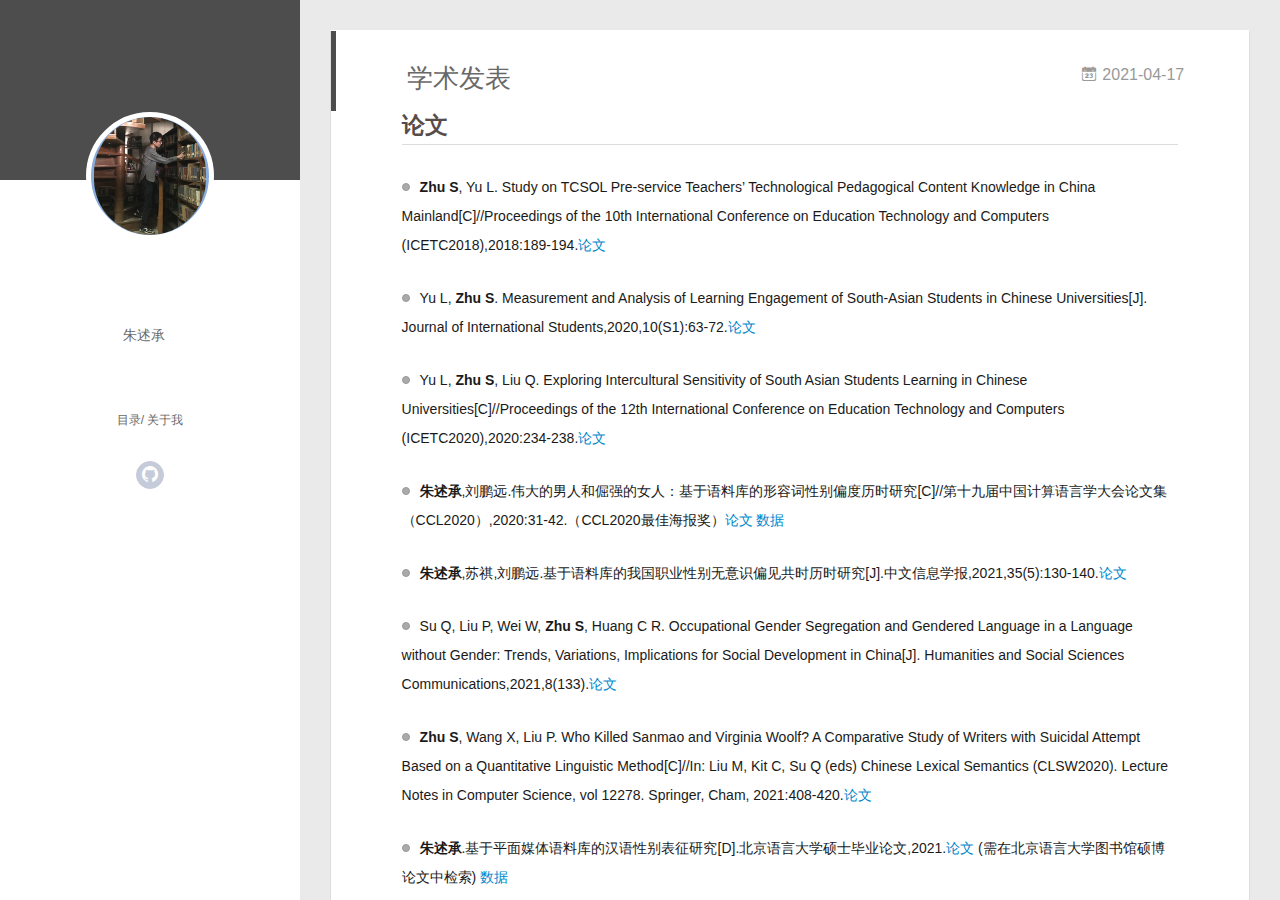
<file: 2021/04/17/学术发表/index.html>
<!DOCTYPE html>
<html>
<head>
  <meta charset="utf-8">
  
  <meta name="renderer" content="webkit">
  <meta http-equiv="X-UA-Compatible" content="IE=edge" >
  <link rel="dns-prefetch" href="http://example.com">
  <title>学术发表 | Hexo</title>
  <meta name="viewport" content="width=device-width, initial-scale=1, maximum-scale=1">
  <meta name="description" content="论文 Zhu S, Yu L. Study on TCSOL Pre-service Teachers’ Technological Pedagogical Content Knowledge in China Mainland[C]&#x2F;&#x2F;Proceedings of the 10th International Conference on Education Technology and Comp">
<meta property="og:type" content="article">
<meta property="og:title" content="学术发表">
<meta property="og:url" content="http://example.com/2021/04/17/%E5%AD%A6%E6%9C%AF%E5%8F%91%E8%A1%A8/index.html">
<meta property="og:site_name" content="Hexo">
<meta property="og:description" content="论文 Zhu S, Yu L. Study on TCSOL Pre-service Teachers’ Technological Pedagogical Content Knowledge in China Mainland[C]&#x2F;&#x2F;Proceedings of the 10th International Conference on Education Technology and Comp">
<meta property="og:locale" content="en_US">
<meta property="article:published_time" content="2021-04-16T16:00:00.000Z">
<meta property="article:modified_time" content="2024-11-09T02:10:14.343Z">
<meta property="article:author" content="John Doe">
<meta name="twitter:card" content="summary">
  
    <link rel="alternative" href="/atom.xml" title="Hexo" type="application/atom+xml">
  
  
    <link rel="icon" href="/favicon.png">
  
  <link rel="stylesheet" type="text/css" href="/./main.0cf68a.css">
  <style type="text/css">
  
    #container.show {
      background: linear-gradient(200deg,#a0cfe4,#e8c37e);
    }
  </style>
  

  

<meta name="generator" content="Hexo 5.4.0"></head>

<body>
  <div id="container" q-class="show:isCtnShow">
    <canvas id="anm-canvas" class="anm-canvas"></canvas>
    <div class="left-col" q-class="show:isShow">
      
<div class="overlay" style="background: #4d4d4d"></div>
<div class="intrude-less">
	<header id="header" class="inner">
		<a href="/" class="profilepic">
			<img src="/assets/avatar.jpg" class="js-avatar show">
		</a>
		<hgroup>
		  <h1 class="header-author"><a href="/"></a></h1>
		</hgroup>
		

		<nav class="header-menu">
			<ul>
			
				<li><a target="_blank" rel="noopener" href="https://zhushucheng.github.io">朱述承</a></li>
	        
			</ul>
		</nav>
		<nav class="header-smart-menu">
    		
    			
    			<a q-on="click: openSlider(e, 'innerArchive')" href="javascript:void(0)">目录</a>
    			
            
    			
    			<a q-on="click: openSlider(e, 'aboutme')" href="javascript:void(0)">关于我</a>
    			
            
		</nav>
		<nav class="header-nav">
			<div class="social">
				
					<a class="github" target="_blank" href="https://github.com/zhushucheng" title="github"><i class="icon-github"></i></a>
		        
			</div>
		</nav>
	</header>		
</div>

    </div>
    <div class="mid-col" q-class="show:isShow,hide:isShow|isFalse">
      
<nav id="mobile-nav">
  	<div class="overlay js-overlay" style="background: #4d4d4d"></div>
	<div class="btnctn js-mobile-btnctn">
  		<div class="slider-trigger list" q-on="click: openSlider(e)"><i class="icon icon-sort"></i></div>
	</div>
	<div class="intrude-less">
		<header id="header" class="inner">
			<div class="profilepic">
				<img src="/assets/avatar.jpg" class="js-avatar">
			</div>
			<hgroup>
			  <h1 class="header-author js-header-author"></h1>
			</hgroup>
			
			
			
				
			
			
			
			<nav class="header-nav">
				<div class="social">
					
						<a class="github" target="_blank" href="https://github.com/zhushucheng" title="github"><i class="icon-github"></i></a>
			        
				</div>
			</nav>

			<nav class="header-menu js-header-menu">
				<ul style="width: 50%">
				
				
					<li style="width: 100%"><a target="_blank" rel="noopener" href="https://zhushucheng.github.io">朱述承</a></li>
		        
				</ul>
			</nav>
		</header>				
	</div>
	<div class="mobile-mask" style="display:none" q-show="isShow"></div>
</nav>

      <div id="wrapper" class="body-wrap">
        <div class="menu-l">
          <div class="canvas-wrap">
            <canvas data-colors="#eaeaea" data-sectionHeight="100" data-contentId="js-content" id="myCanvas1" class="anm-canvas"></canvas>
          </div>
          <div id="js-content" class="content-ll">
            <article id="post-学术发表" class="article article-type-post " itemscope itemprop="blogPost">
  <div class="article-inner">
    
      <header class="article-header">
        
  
    <h1 class="article-title" itemprop="name">
      学术发表
    </h1>
  

        
        <a href="/2021/04/17/%E5%AD%A6%E6%9C%AF%E5%8F%91%E8%A1%A8/" class="archive-article-date">
  	<time datetime="2021-04-16T16:00:00.000Z" itemprop="datePublished"><i class="icon-calendar icon"></i>2021-04-17</time>
</a>
        
      </header>
    
    <div class="article-entry" itemprop="articleBody">
      
        <h2 id="论文"><a href="#论文" class="headerlink" title="论文"></a>论文</h2><ul>
<li><p><strong>Zhu S</strong>, Yu L. Study on TCSOL Pre-service Teachers’ Technological Pedagogical Content Knowledge in China Mainland[C]//Proceedings of the 10th International Conference on Education Technology and Computers (ICETC2018),2018:189-194.<a target="_blank" rel="noopener" href="https://dl.acm.org/doi/abs/10.1145/3290511.3290551">论文</a></p>
</li>
<li><p>Yu L, <strong>Zhu S</strong>. Measurement and Analysis of Learning Engagement of South-Asian Students in Chinese Universities[J]. Journal of International Students,2020,10(S1):63-72.<a target="_blank" rel="noopener" href="https://www.ojed.org/index.php/jis/article/view/1773">论文</a> </p>
</li>
<li><p>Yu L, <strong>Zhu S</strong>, Liu Q. Exploring Intercultural Sensitivity of South Asian Students Learning in Chinese Universities[C]//Proceedings of the 12th International Conference on Education Technology and Computers (ICETC2020),2020:234-238.<a target="_blank" rel="noopener" href="https://dl.acm.org/doi/abs/10.1145/3436756.3437051">论文</a></p>
</li>
<li><p><strong>朱述承</strong>,刘鹏远.伟大的男人和倔强的女人：基于语料库的形容词性别偏度历时研究[C]//第十九届中国计算语言学大会论文集（CCL2020）,2020:31-42.（CCL2020最佳海报奖）<a target="_blank" rel="noopener" href="https://aclanthology.org/2020.ccl-1.4/">论文</a> <a target="_blank" rel="noopener" href="https://github.com/zhushucheng/Adjectives-list-with-Gendered-Skewness-and-Sentiment">数据</a></p>
</li>
<li><p><strong>朱述承</strong>,苏祺,刘鹏远.基于语料库的我国职业性别无意识偏见共时历时研究[J].中文信息学报,2021,35(5):130-140.<a target="_blank" rel="noopener" href="http://jcip.cipsc.org.cn/CN/abstract/abstract3141.shtml">论文</a></p>
</li>
<li><p>Su Q, Liu P, Wei W, <strong>Zhu S</strong>, Huang C R. Occupational Gender Segregation and Gendered Language in a Language without Gender: Trends, Variations, Implications for Social Development in China[J]. Humanities and Social Sciences Communications,2021,8(133).<a target="_blank" rel="noopener" href="https://www.nature.com/articles/s41599-021-00799-6">论文</a></p>
</li>
<li><p><strong>Zhu S</strong>, Wang X, Liu P. Who Killed Sanmao and Virginia Woolf? A Comparative Study of Writers with Suicidal Attempt Based on a Quantitative Linguistic Method[C]//In: Liu M, Kit C, Su Q (eds) Chinese Lexical Semantics (CLSW2020). Lecture Notes in Computer Science, vol 12278. Springer, Cham, 2021:408-420.<a target="_blank" rel="noopener" href="https://link.springer.com/chapter/10.1007/978-3-030-81197-6_34">论文</a></p>
</li>
<li><p><strong>朱述承</strong>.基于平面媒体语料库的汉语性别表征研究[D].北京语言大学硕士毕业论文,2021.<a target="_blank" rel="noopener" href="http://oldlib.blcu.edu.cn/?pageId=188106&websiteId=114760&wfwfid=181383">论文</a> (需在北京语言大学图书馆硕博论文中检索) <a target="_blank" rel="noopener" href="https://github.com/zhushucheng/Gendered-Representation-Cognitive-Dataset">数据</a></p>
</li>
<li><p>Li J, <strong>Zhu S</strong>, Liu Y, Liu P. Analysis of Gender Bias in Social Perception and Judgement Using Chinese Word Embeddings[C]//Proceedings of the 4th Workshop on Gender Bias in Natural Language Processing (GeBNLP at NAACL2022),2022:8-16.<a target="_blank" rel="noopener" href="https://aclanthology.org/2022.gebnlp-1.2/">论文</a></p>
</li>
<li><p>Zhao J, <strong>Zhu S</strong>, Liu Y, Liu P. CDAIL-BIAS MEASURER: A Model Ensemble Approach for Dialogue Social Bias Measurement[C]//Proceedings of Natural Language Processing and Chinese Computing: 11th CCF International Conference (NLPCC2022), 2022:204-215.<a target="_blank" rel="noopener" href="https://link.springer.com/chapter/10.1007/978-3-031-17189-5_17">论文</a></p>
</li>
<li><p>Li J, <strong>Zhu S</strong>, Liu Y, Liu P. Gender Stereotypes in TCSOL Dialogue Corpus[C]//Proceedings of 2022 International Conference on Asian Language Processing (IALP2022), 2022:427-432.<a target="_blank" rel="noopener" href="https://ieeexplore.ieee.org/abstract/document/9961246">论文</a></p>
</li>
<li><p>郭梦清,李加厉,赵继舜,<strong>朱述承</strong>,刘颖,刘鹏远.中文自然处理多任务中的职业性别偏见测量[C]//第二十一届中国计算语言学大会论文集（CCL2022）,2022:510-522.<a target="_blank" rel="noopener" href="https://aclanthology.org/2022.ccl-1.46/">论文</a></p>
</li>
<li><p>赵继舜,杜冰洁,刘鹏远,<strong>朱述承</strong>.中文句子级性别无偏数据集构建及预训练语言模型的性别偏度评估[J].中文信息学报,2023,37(9):15-22.<a target="_blank" rel="noopener" href="http://jcip.cipsc.org.cn/CN/Y2023/V37/I9/15">论文</a> <a target="_blank" rel="noopener" href="https://github.com/zhushucheng/SlguSet">数据</a></p>
</li>
<li><p><strong>Zhu S</strong>, Liu Y. Offensiveness Analysis of Chinese Group Addressing Terms and Dataset Construction[C]//In: Dong M, Hong J, Lin J, Jin P (eds) Chinese Lexical Semantics (CLSW2023). Lecture Notes in Artificial Intelligence, vol 14515. Springer, Cham, 2023:342-356.<a target="_blank" rel="noopener" href="https://link.springer.com/chapter/10.1007/978-981-97-0586-3_27">论文</a> <a target="_blank" rel="noopener" href="https://github.com/zhushucheng/Chinese-Group-Addressing-Terms-Dataset">数据</a></p>
</li>
<li><p><strong>Zhu S</strong>, Wang W, Liu Y. Quite Good, but Not Enough: Nationality Bias in Large Language Models - A Case Study of ChatGPT[C]//Proceedings of the 2024 Joint International Conference on Computational Linguistics, Language Resources and Evaluation (LREC-COLING 2024),2024: 13489-13502.<a target="_blank" rel="noopener" href="https://aclanthology.org/2024.lrec-main.1180/">论文</a> <a target="_blank" rel="noopener" href="https://github.com/weikang-wang/NationalityBiasOfChatGPT">数据</a></p>
</li>
<li><p><strong>Zhu S</strong>, Du B, Zhao J, Liu Y, Liu P. Do PLMs and Annotators Share the Same Gender Bias? Definition, Dataset, and Framework of Contextualized Gender Bias[C]//Proceedings of the 5th Workshop on Gender Bias in Natural Language Processing (GeBNLP at ACL2024),2024:20-32. <a target="_blank" rel="noopener" href="https://aclanthology.org/2024.gebnlp-1.2/">论文</a> <a target="_blank" rel="noopener" href="https://github.com/zhushucheng/CGBDataset/">数据</a></p>
</li>
<li><p>Liu X, Zhu Y, <strong>Zhu S</strong>, Liu P, Liu Y, Yu D. Evaluating Moral Beliefs across LLMs through a Pluralistic Framework[C]//Findings of the Association for Computational Linguistics: EMNLP 2024: 4740-4760. <a target="_blank" rel="noopener" href="https://aclanthology.org/2024.findings-emnlp.272/">论文</a> <a target="_blank" rel="noopener" href="https://github.com/MuMu-Lily/Moral-Beliefs">数据</a></p>
</li>
</ul>
<h2 id="学术获奖"><a href="#学术获奖" class="headerlink" title="学术获奖"></a>学术获奖</h2><ul>
<li><p>第十九届中国计算语言学大学（CCL2020）<strong>最佳海报奖</strong></p>
</li>
<li><p>第十一届CCF国际自然语言处理与中文计算会议（NLPCC2022）评测任务7：细粒度对话中的社会偏见测量<strong>第三名</strong></p>
</li>
<li><p>清华大学第四届语言文字学青年学术论坛优秀论文<strong>二等奖</strong></p>
</li>
</ul>
<h2 id="随笔"><a href="#随笔" class="headerlink" title="随笔"></a>随笔</h2><ul>
<li><strong>朱述承</strong>.拉合尔不思议.李勇（编）诗意巴国，瀚宇花开——孔子学院（课堂）汉语教师的故事[M].四川师范大学电子出版社,2021:110-120,295-305.<a target="_blank" rel="noopener" href="http://www.scnup.com/ebook/cdc6717d50534d23879f63a60f26ee8a/mobile/index.html">随笔</a></li>
</ul>

      

      
    </div>
    <div class="article-info article-info-index">
      
      
      

      

      
      <div class="clearfix"></div>
    </div>
  </div>
</article>

  
<nav id="article-nav">
  
    <a href="/2021/04/19/%E6%95%99%E8%82%B2%E5%B7%A5%E4%BD%9C/" id="article-nav-newer" class="article-nav-link-wrap">
      <i class="icon-circle-left"></i>
      <div class="article-nav-title">
        
          教育工作
        
      </div>
    </a>
  
  
    <a href="/2021/04/15/%E4%B9%A6%E7%B1%8D%E9%98%85%E8%AF%BB/" id="article-nav-older" class="article-nav-link-wrap">
      <div class="article-nav-title">书籍阅读</div>
      <i class="icon-circle-right"></i>
    </a>
  
</nav>


<aside class="wrap-side-operation">
    <div class="mod-side-operation">
        
        <div class="jump-container" id="js-jump-container" style="display:none;">
            <a href="javascript:void(0)" class="mod-side-operation__jump-to-top">
                <i class="icon-font icon-back"></i>
            </a>
            <div id="js-jump-plan-container" class="jump-plan-container" style="top: -11px;">
                <i class="icon-font icon-plane jump-plane"></i>
            </div>
        </div>
        
        
    </div>
</aside>



  
  
  

  

  

  


          </div>
        </div>
      </div>
      <footer id="footer">
  <div class="outer">
    <div id="footer-info">
    	<div class="footer-left">
    		&copy; 2025 John Doe
    	</div>
      	<div class="footer-right">
      		<a href="http://hexo.io/" target="_blank">Hexo</a>  Theme <a href="https://github.com/litten/hexo-theme-yilia" target="_blank">Yilia</a> by Litten
      	</div>
    </div>
  </div>
</footer>
    </div>
    <script>
	var yiliaConfig = {
		mathjax: false,
		isHome: false,
		isPost: true,
		isArchive: false,
		isTag: false,
		isCategory: false,
		open_in_new: false,
		toc_hide_index: true,
		root: "/",
		innerArchive: true,
		showTags: false
	}
</script>

<script>!function(t){function n(e){if(r[e])return r[e].exports;var i=r[e]={exports:{},id:e,loaded:!1};return t[e].call(i.exports,i,i.exports,n),i.loaded=!0,i.exports}var r={};n.m=t,n.c=r,n.p="./",n(0)}([function(t,n,r){r(195),t.exports=r(191)},function(t,n,r){var e=r(3),i=r(52),o=r(27),u=r(28),c=r(53),f="prototype",a=function(t,n,r){var s,l,h,v,p=t&a.F,d=t&a.G,y=t&a.S,g=t&a.P,b=t&a.B,m=d?e:y?e[n]||(e[n]={}):(e[n]||{})[f],x=d?i:i[n]||(i[n]={}),w=x[f]||(x[f]={});d&&(r=n);for(s in r)l=!p&&m&&void 0!==m[s],h=(l?m:r)[s],v=b&&l?c(h,e):g&&"function"==typeof h?c(Function.call,h):h,m&&u(m,s,h,t&a.U),x[s]!=h&&o(x,s,v),g&&w[s]!=h&&(w[s]=h)};e.core=i,a.F=1,a.G=2,a.S=4,a.P=8,a.B=16,a.W=32,a.U=64,a.R=128,t.exports=a},function(t,n,r){var e=r(6);t.exports=function(t){if(!e(t))throw TypeError(t+" is not an object!");return t}},function(t,n){var r=t.exports="undefined"!=typeof window&&window.Math==Math?window:"undefined"!=typeof self&&self.Math==Math?self:Function("return this")();"number"==typeof __g&&(__g=r)},function(t,n){t.exports=function(t){try{return!!t()}catch(t){return!0}}},function(t,n){var r=t.exports="undefined"!=typeof window&&window.Math==Math?window:"undefined"!=typeof self&&self.Math==Math?self:Function("return this")();"number"==typeof __g&&(__g=r)},function(t,n){t.exports=function(t){return"object"==typeof t?null!==t:"function"==typeof t}},function(t,n,r){var e=r(126)("wks"),i=r(76),o=r(3).Symbol,u="function"==typeof o;(t.exports=function(t){return e[t]||(e[t]=u&&o[t]||(u?o:i)("Symbol."+t))}).store=e},function(t,n){var r={}.hasOwnProperty;t.exports=function(t,n){return r.call(t,n)}},function(t,n,r){var e=r(94),i=r(33);t.exports=function(t){return e(i(t))}},function(t,n,r){t.exports=!r(4)(function(){return 7!=Object.defineProperty({},"a",{get:function(){return 7}}).a})},function(t,n,r){var e=r(2),i=r(167),o=r(50),u=Object.defineProperty;n.f=r(10)?Object.defineProperty:function(t,n,r){if(e(t),n=o(n,!0),e(r),i)try{return u(t,n,r)}catch(t){}if("get"in r||"set"in r)throw TypeError("Accessors not supported!");return"value"in r&&(t[n]=r.value),t}},function(t,n,r){t.exports=!r(18)(function(){return 7!=Object.defineProperty({},"a",{get:function(){return 7}}).a})},function(t,n,r){var e=r(14),i=r(22);t.exports=r(12)?function(t,n,r){return e.f(t,n,i(1,r))}:function(t,n,r){return t[n]=r,t}},function(t,n,r){var e=r(20),i=r(58),o=r(42),u=Object.defineProperty;n.f=r(12)?Object.defineProperty:function(t,n,r){if(e(t),n=o(n,!0),e(r),i)try{return u(t,n,r)}catch(t){}if("get"in r||"set"in r)throw TypeError("Accessors not supported!");return"value"in r&&(t[n]=r.value),t}},function(t,n,r){var e=r(40)("wks"),i=r(23),o=r(5).Symbol,u="function"==typeof o;(t.exports=function(t){return e[t]||(e[t]=u&&o[t]||(u?o:i)("Symbol."+t))}).store=e},function(t,n,r){var e=r(67),i=Math.min;t.exports=function(t){return t>0?i(e(t),9007199254740991):0}},function(t,n,r){var e=r(46);t.exports=function(t){return Object(e(t))}},function(t,n){t.exports=function(t){try{return!!t()}catch(t){return!0}}},function(t,n,r){var e=r(63),i=r(34);t.exports=Object.keys||function(t){return e(t,i)}},function(t,n,r){var e=r(21);t.exports=function(t){if(!e(t))throw TypeError(t+" is not an object!");return t}},function(t,n){t.exports=function(t){return"object"==typeof t?null!==t:"function"==typeof t}},function(t,n){t.exports=function(t,n){return{enumerable:!(1&t),configurable:!(2&t),writable:!(4&t),value:n}}},function(t,n){var r=0,e=Math.random();t.exports=function(t){return"Symbol(".concat(void 0===t?"":t,")_",(++r+e).toString(36))}},function(t,n){var r={}.hasOwnProperty;t.exports=function(t,n){return r.call(t,n)}},function(t,n){var r=t.exports={version:"2.4.0"};"number"==typeof __e&&(__e=r)},function(t,n){t.exports=function(t){if("function"!=typeof t)throw TypeError(t+" is not a function!");return t}},function(t,n,r){var e=r(11),i=r(66);t.exports=r(10)?function(t,n,r){return e.f(t,n,i(1,r))}:function(t,n,r){return t[n]=r,t}},function(t,n,r){var e=r(3),i=r(27),o=r(24),u=r(76)("src"),c="toString",f=Function[c],a=(""+f).split(c);r(52).inspectSource=function(t){return f.call(t)},(t.exports=function(t,n,r,c){var f="function"==typeof r;f&&(o(r,"name")||i(r,"name",n)),t[n]!==r&&(f&&(o(r,u)||i(r,u,t[n]?""+t[n]:a.join(String(n)))),t===e?t[n]=r:c?t[n]?t[n]=r:i(t,n,r):(delete t[n],i(t,n,r)))})(Function.prototype,c,function(){return"function"==typeof this&&this[u]||f.call(this)})},function(t,n,r){var e=r(1),i=r(4),o=r(46),u=function(t,n,r,e){var i=String(o(t)),u="<"+n;return""!==r&&(u+=" "+r+'="'+String(e).replace(/"/g,"&quot;")+'"'),u+">"+i+"</"+n+">"};t.exports=function(t,n){var r={};r[t]=n(u),e(e.P+e.F*i(function(){var n=""[t]('"');return n!==n.toLowerCase()||n.split('"').length>3}),"String",r)}},function(t,n,r){var e=r(115),i=r(46);t.exports=function(t){return e(i(t))}},function(t,n,r){var e=r(116),i=r(66),o=r(30),u=r(50),c=r(24),f=r(167),a=Object.getOwnPropertyDescriptor;n.f=r(10)?a:function(t,n){if(t=o(t),n=u(n,!0),f)try{return a(t,n)}catch(t){}if(c(t,n))return i(!e.f.call(t,n),t[n])}},function(t,n,r){var e=r(24),i=r(17),o=r(145)("IE_PROTO"),u=Object.prototype;t.exports=Object.getPrototypeOf||function(t){return t=i(t),e(t,o)?t[o]:"function"==typeof t.constructor&&t instanceof t.constructor?t.constructor.prototype:t instanceof Object?u:null}},function(t,n){t.exports=function(t){if(void 0==t)throw TypeError("Can't call method on  "+t);return t}},function(t,n){t.exports="constructor,hasOwnProperty,isPrototypeOf,propertyIsEnumerable,toLocaleString,toString,valueOf".split(",")},function(t,n){t.exports={}},function(t,n){t.exports=!0},function(t,n){n.f={}.propertyIsEnumerable},function(t,n,r){var e=r(14).f,i=r(8),o=r(15)("toStringTag");t.exports=function(t,n,r){t&&!i(t=r?t:t.prototype,o)&&e(t,o,{configurable:!0,value:n})}},function(t,n,r){var e=r(40)("keys"),i=r(23);t.exports=function(t){return e[t]||(e[t]=i(t))}},function(t,n,r){var e=r(5),i="__core-js_shared__",o=e[i]||(e[i]={});t.exports=function(t){return o[t]||(o[t]={})}},function(t,n){var r=Math.ceil,e=Math.floor;t.exports=function(t){return isNaN(t=+t)?0:(t>0?e:r)(t)}},function(t,n,r){var e=r(21);t.exports=function(t,n){if(!e(t))return t;var r,i;if(n&&"function"==typeof(r=t.toString)&&!e(i=r.call(t)))return i;if("function"==typeof(r=t.valueOf)&&!e(i=r.call(t)))return i;if(!n&&"function"==typeof(r=t.toString)&&!e(i=r.call(t)))return i;throw TypeError("Can't convert object to primitive value")}},function(t,n,r){var e=r(5),i=r(25),o=r(36),u=r(44),c=r(14).f;t.exports=function(t){var n=i.Symbol||(i.Symbol=o?{}:e.Symbol||{});"_"==t.charAt(0)||t in n||c(n,t,{value:u.f(t)})}},function(t,n,r){n.f=r(15)},function(t,n){var r={}.toString;t.exports=function(t){return r.call(t).slice(8,-1)}},function(t,n){t.exports=function(t){if(void 0==t)throw TypeError("Can't call method on  "+t);return t}},function(t,n,r){var e=r(4);t.exports=function(t,n){return!!t&&e(function(){n?t.call(null,function(){},1):t.call(null)})}},function(t,n,r){var e=r(53),i=r(115),o=r(17),u=r(16),c=r(203);t.exports=function(t,n){var r=1==t,f=2==t,a=3==t,s=4==t,l=6==t,h=5==t||l,v=n||c;return function(n,c,p){for(var d,y,g=o(n),b=i(g),m=e(c,p,3),x=u(b.length),w=0,S=r?v(n,x):f?v(n,0):void 0;x>w;w++)if((h||w in b)&&(d=b[w],y=m(d,w,g),t))if(r)S[w]=y;else if(y)switch(t){case 3:return!0;case 5:return d;case 6:return w;case 2:S.push(d)}else if(s)return!1;return l?-1:a||s?s:S}}},function(t,n,r){var e=r(1),i=r(52),o=r(4);t.exports=function(t,n){var r=(i.Object||{})[t]||Object[t],u={};u[t]=n(r),e(e.S+e.F*o(function(){r(1)}),"Object",u)}},function(t,n,r){var e=r(6);t.exports=function(t,n){if(!e(t))return t;var r,i;if(n&&"function"==typeof(r=t.toString)&&!e(i=r.call(t)))return i;if("function"==typeof(r=t.valueOf)&&!e(i=r.call(t)))return i;if(!n&&"function"==typeof(r=t.toString)&&!e(i=r.call(t)))return i;throw TypeError("Can't convert object to primitive value")}},function(t,n,r){var e=r(5),i=r(25),o=r(91),u=r(13),c="prototype",f=function(t,n,r){var a,s,l,h=t&f.F,v=t&f.G,p=t&f.S,d=t&f.P,y=t&f.B,g=t&f.W,b=v?i:i[n]||(i[n]={}),m=b[c],x=v?e:p?e[n]:(e[n]||{})[c];v&&(r=n);for(a in r)(s=!h&&x&&void 0!==x[a])&&a in b||(l=s?x[a]:r[a],b[a]=v&&"function"!=typeof x[a]?r[a]:y&&s?o(l,e):g&&x[a]==l?function(t){var n=function(n,r,e){if(this instanceof t){switch(arguments.length){case 0:return new t;case 1:return new t(n);case 2:return new t(n,r)}return new t(n,r,e)}return t.apply(this,arguments)};return n[c]=t[c],n}(l):d&&"function"==typeof l?o(Function.call,l):l,d&&((b.virtual||(b.virtual={}))[a]=l,t&f.R&&m&&!m[a]&&u(m,a,l)))};f.F=1,f.G=2,f.S=4,f.P=8,f.B=16,f.W=32,f.U=64,f.R=128,t.exports=f},function(t,n){var r=t.exports={version:"2.4.0"};"number"==typeof __e&&(__e=r)},function(t,n,r){var e=r(26);t.exports=function(t,n,r){if(e(t),void 0===n)return t;switch(r){case 1:return function(r){return t.call(n,r)};case 2:return function(r,e){return t.call(n,r,e)};case 3:return function(r,e,i){return t.call(n,r,e,i)}}return function(){return t.apply(n,arguments)}}},function(t,n,r){var e=r(183),i=r(1),o=r(126)("metadata"),u=o.store||(o.store=new(r(186))),c=function(t,n,r){var i=u.get(t);if(!i){if(!r)return;u.set(t,i=new e)}var o=i.get(n);if(!o){if(!r)return;i.set(n,o=new e)}return o},f=function(t,n,r){var e=c(n,r,!1);return void 0!==e&&e.has(t)},a=function(t,n,r){var e=c(n,r,!1);return void 0===e?void 0:e.get(t)},s=function(t,n,r,e){c(r,e,!0).set(t,n)},l=function(t,n){var r=c(t,n,!1),e=[];return r&&r.forEach(function(t,n){e.push(n)}),e},h=function(t){return void 0===t||"symbol"==typeof t?t:String(t)},v=function(t){i(i.S,"Reflect",t)};t.exports={store:u,map:c,has:f,get:a,set:s,keys:l,key:h,exp:v}},function(t,n,r){"use strict";if(r(10)){var e=r(69),i=r(3),o=r(4),u=r(1),c=r(127),f=r(152),a=r(53),s=r(68),l=r(66),h=r(27),v=r(73),p=r(67),d=r(16),y=r(75),g=r(50),b=r(24),m=r(180),x=r(114),w=r(6),S=r(17),_=r(137),O=r(70),E=r(32),P=r(71).f,j=r(154),F=r(76),M=r(7),A=r(48),N=r(117),T=r(146),I=r(155),k=r(80),L=r(123),R=r(74),C=r(130),D=r(160),U=r(11),W=r(31),G=U.f,B=W.f,V=i.RangeError,z=i.TypeError,q=i.Uint8Array,K="ArrayBuffer",J="Shared"+K,Y="BYTES_PER_ELEMENT",H="prototype",$=Array[H],X=f.ArrayBuffer,Q=f.DataView,Z=A(0),tt=A(2),nt=A(3),rt=A(4),et=A(5),it=A(6),ot=N(!0),ut=N(!1),ct=I.values,ft=I.keys,at=I.entries,st=$.lastIndexOf,lt=$.reduce,ht=$.reduceRight,vt=$.join,pt=$.sort,dt=$.slice,yt=$.toString,gt=$.toLocaleString,bt=M("iterator"),mt=M("toStringTag"),xt=F("typed_constructor"),wt=F("def_constructor"),St=c.CONSTR,_t=c.TYPED,Ot=c.VIEW,Et="Wrong length!",Pt=A(1,function(t,n){return Tt(T(t,t[wt]),n)}),jt=o(function(){return 1===new q(new Uint16Array([1]).buffer)[0]}),Ft=!!q&&!!q[H].set&&o(function(){new q(1).set({})}),Mt=function(t,n){if(void 0===t)throw z(Et);var r=+t,e=d(t);if(n&&!m(r,e))throw V(Et);return e},At=function(t,n){var r=p(t);if(r<0||r%n)throw V("Wrong offset!");return r},Nt=function(t){if(w(t)&&_t in t)return t;throw z(t+" is not a typed array!")},Tt=function(t,n){if(!(w(t)&&xt in t))throw z("It is not a typed array constructor!");return new t(n)},It=function(t,n){return kt(T(t,t[wt]),n)},kt=function(t,n){for(var r=0,e=n.length,i=Tt(t,e);e>r;)i[r]=n[r++];return i},Lt=function(t,n,r){G(t,n,{get:function(){return this._d[r]}})},Rt=function(t){var n,r,e,i,o,u,c=S(t),f=arguments.length,s=f>1?arguments[1]:void 0,l=void 0!==s,h=j(c);if(void 0!=h&&!_(h)){for(u=h.call(c),e=[],n=0;!(o=u.next()).done;n++)e.push(o.value);c=e}for(l&&f>2&&(s=a(s,arguments[2],2)),n=0,r=d(c.length),i=Tt(this,r);r>n;n++)i[n]=l?s(c[n],n):c[n];return i},Ct=function(){for(var t=0,n=arguments.length,r=Tt(this,n);n>t;)r[t]=arguments[t++];return r},Dt=!!q&&o(function(){gt.call(new q(1))}),Ut=function(){return gt.apply(Dt?dt.call(Nt(this)):Nt(this),arguments)},Wt={copyWithin:function(t,n){return D.call(Nt(this),t,n,arguments.length>2?arguments[2]:void 0)},every:function(t){return rt(Nt(this),t,arguments.length>1?arguments[1]:void 0)},fill:function(t){return C.apply(Nt(this),arguments)},filter:function(t){return It(this,tt(Nt(this),t,arguments.length>1?arguments[1]:void 0))},find:function(t){return et(Nt(this),t,arguments.length>1?arguments[1]:void 0)},findIndex:function(t){return it(Nt(this),t,arguments.length>1?arguments[1]:void 0)},forEach:function(t){Z(Nt(this),t,arguments.length>1?arguments[1]:void 0)},indexOf:function(t){return ut(Nt(this),t,arguments.length>1?arguments[1]:void 0)},includes:function(t){return ot(Nt(this),t,arguments.length>1?arguments[1]:void 0)},join:function(t){return vt.apply(Nt(this),arguments)},lastIndexOf:function(t){return st.apply(Nt(this),arguments)},map:function(t){return Pt(Nt(this),t,arguments.length>1?arguments[1]:void 0)},reduce:function(t){return lt.apply(Nt(this),arguments)},reduceRight:function(t){return ht.apply(Nt(this),arguments)},reverse:function(){for(var t,n=this,r=Nt(n).length,e=Math.floor(r/2),i=0;i<e;)t=n[i],n[i++]=n[--r],n[r]=t;return n},some:function(t){return nt(Nt(this),t,arguments.length>1?arguments[1]:void 0)},sort:function(t){return pt.call(Nt(this),t)},subarray:function(t,n){var r=Nt(this),e=r.length,i=y(t,e);return new(T(r,r[wt]))(r.buffer,r.byteOffset+i*r.BYTES_PER_ELEMENT,d((void 0===n?e:y(n,e))-i))}},Gt=function(t,n){return It(this,dt.call(Nt(this),t,n))},Bt=function(t){Nt(this);var n=At(arguments[1],1),r=this.length,e=S(t),i=d(e.length),o=0;if(i+n>r)throw V(Et);for(;o<i;)this[n+o]=e[o++]},Vt={entries:function(){return at.call(Nt(this))},keys:function(){return ft.call(Nt(this))},values:function(){return ct.call(Nt(this))}},zt=function(t,n){return w(t)&&t[_t]&&"symbol"!=typeof n&&n in t&&String(+n)==String(n)},qt=function(t,n){return zt(t,n=g(n,!0))?l(2,t[n]):B(t,n)},Kt=function(t,n,r){return!(zt(t,n=g(n,!0))&&w(r)&&b(r,"value"))||b(r,"get")||b(r,"set")||r.configurable||b(r,"writable")&&!r.writable||b(r,"enumerable")&&!r.enumerable?G(t,n,r):(t[n]=r.value,t)};St||(W.f=qt,U.f=Kt),u(u.S+u.F*!St,"Object",{getOwnPropertyDescriptor:qt,defineProperty:Kt}),o(function(){yt.call({})})&&(yt=gt=function(){return vt.call(this)});var Jt=v({},Wt);v(Jt,Vt),h(Jt,bt,Vt.values),v(Jt,{slice:Gt,set:Bt,constructor:function(){},toString:yt,toLocaleString:Ut}),Lt(Jt,"buffer","b"),Lt(Jt,"byteOffset","o"),Lt(Jt,"byteLength","l"),Lt(Jt,"length","e"),G(Jt,mt,{get:function(){return this[_t]}}),t.exports=function(t,n,r,f){f=!!f;var a=t+(f?"Clamped":"")+"Array",l="Uint8Array"!=a,v="get"+t,p="set"+t,y=i[a],g=y||{},b=y&&E(y),m=!y||!c.ABV,S={},_=y&&y[H],j=function(t,r){var e=t._d;return e.v[v](r*n+e.o,jt)},F=function(t,r,e){var i=t._d;f&&(e=(e=Math.round(e))<0?0:e>255?255:255&e),i.v[p](r*n+i.o,e,jt)},M=function(t,n){G(t,n,{get:function(){return j(this,n)},set:function(t){return F(this,n,t)},enumerable:!0})};m?(y=r(function(t,r,e,i){s(t,y,a,"_d");var o,u,c,f,l=0,v=0;if(w(r)){if(!(r instanceof X||(f=x(r))==K||f==J))return _t in r?kt(y,r):Rt.call(y,r);o=r,v=At(e,n);var p=r.byteLength;if(void 0===i){if(p%n)throw V(Et);if((u=p-v)<0)throw V(Et)}else if((u=d(i)*n)+v>p)throw V(Et);c=u/n}else c=Mt(r,!0),u=c*n,o=new X(u);for(h(t,"_d",{b:o,o:v,l:u,e:c,v:new Q(o)});l<c;)M(t,l++)}),_=y[H]=O(Jt),h(_,"constructor",y)):L(function(t){new y(null),new y(t)},!0)||(y=r(function(t,r,e,i){s(t,y,a);var o;return w(r)?r instanceof X||(o=x(r))==K||o==J?void 0!==i?new g(r,At(e,n),i):void 0!==e?new g(r,At(e,n)):new g(r):_t in r?kt(y,r):Rt.call(y,r):new g(Mt(r,l))}),Z(b!==Function.prototype?P(g).concat(P(b)):P(g),function(t){t in y||h(y,t,g[t])}),y[H]=_,e||(_.constructor=y));var A=_[bt],N=!!A&&("values"==A.name||void 0==A.name),T=Vt.values;h(y,xt,!0),h(_,_t,a),h(_,Ot,!0),h(_,wt,y),(f?new y(1)[mt]==a:mt in _)||G(_,mt,{get:function(){return a}}),S[a]=y,u(u.G+u.W+u.F*(y!=g),S),u(u.S,a,{BYTES_PER_ELEMENT:n,from:Rt,of:Ct}),Y in _||h(_,Y,n),u(u.P,a,Wt),R(a),u(u.P+u.F*Ft,a,{set:Bt}),u(u.P+u.F*!N,a,Vt),u(u.P+u.F*(_.toString!=yt),a,{toString:yt}),u(u.P+u.F*o(function(){new y(1).slice()}),a,{slice:Gt}),u(u.P+u.F*(o(function(){return[1,2].toLocaleString()!=new y([1,2]).toLocaleString()})||!o(function(){_.toLocaleString.call([1,2])})),a,{toLocaleString:Ut}),k[a]=N?A:T,e||N||h(_,bt,T)}}else t.exports=function(){}},function(t,n){var r={}.toString;t.exports=function(t){return r.call(t).slice(8,-1)}},function(t,n,r){var e=r(21),i=r(5).document,o=e(i)&&e(i.createElement);t.exports=function(t){return o?i.createElement(t):{}}},function(t,n,r){t.exports=!r(12)&&!r(18)(function(){return 7!=Object.defineProperty(r(57)("div"),"a",{get:function(){return 7}}).a})},function(t,n,r){"use strict";var e=r(36),i=r(51),o=r(64),u=r(13),c=r(8),f=r(35),a=r(96),s=r(38),l=r(103),h=r(15)("iterator"),v=!([].keys&&"next"in[].keys()),p="keys",d="values",y=function(){return this};t.exports=function(t,n,r,g,b,m,x){a(r,n,g);var w,S,_,O=function(t){if(!v&&t in F)return F[t];switch(t){case p:case d:return function(){return new r(this,t)}}return function(){return new r(this,t)}},E=n+" Iterator",P=b==d,j=!1,F=t.prototype,M=F[h]||F["@@iterator"]||b&&F[b],A=M||O(b),N=b?P?O("entries"):A:void 0,T="Array"==n?F.entries||M:M;if(T&&(_=l(T.call(new t)))!==Object.prototype&&(s(_,E,!0),e||c(_,h)||u(_,h,y)),P&&M&&M.name!==d&&(j=!0,A=function(){return M.call(this)}),e&&!x||!v&&!j&&F[h]||u(F,h,A),f[n]=A,f[E]=y,b)if(w={values:P?A:O(d),keys:m?A:O(p),entries:N},x)for(S in w)S in F||o(F,S,w[S]);else i(i.P+i.F*(v||j),n,w);return w}},function(t,n,r){var e=r(20),i=r(100),o=r(34),u=r(39)("IE_PROTO"),c=function(){},f="prototype",a=function(){var t,n=r(57)("iframe"),e=o.length;for(n.style.display="none",r(93).appendChild(n),n.src="javascript:",t=n.contentWindow.document,t.open(),t.write("<script>document.F=Object<\/script>"),t.close(),a=t.F;e--;)delete a[f][o[e]];return a()};t.exports=Object.create||function(t,n){var r;return null!==t?(c[f]=e(t),r=new c,c[f]=null,r[u]=t):r=a(),void 0===n?r:i(r,n)}},function(t,n,r){var e=r(63),i=r(34).concat("length","prototype");n.f=Object.getOwnPropertyNames||function(t){return e(t,i)}},function(t,n){n.f=Object.getOwnPropertySymbols},function(t,n,r){var e=r(8),i=r(9),o=r(90)(!1),u=r(39)("IE_PROTO");t.exports=function(t,n){var r,c=i(t),f=0,a=[];for(r in c)r!=u&&e(c,r)&&a.push(r);for(;n.length>f;)e(c,r=n[f++])&&(~o(a,r)||a.push(r));return a}},function(t,n,r){t.exports=r(13)},function(t,n,r){var e=r(76)("meta"),i=r(6),o=r(24),u=r(11).f,c=0,f=Object.isExtensible||function(){return!0},a=!r(4)(function(){return f(Object.preventExtensions({}))}),s=function(t){u(t,e,{value:{i:"O"+ ++c,w:{}}})},l=function(t,n){if(!i(t))return"symbol"==typeof t?t:("string"==typeof t?"S":"P")+t;if(!o(t,e)){if(!f(t))return"F";if(!n)return"E";s(t)}return t[e].i},h=function(t,n){if(!o(t,e)){if(!f(t))return!0;if(!n)return!1;s(t)}return t[e].w},v=function(t){return a&&p.NEED&&f(t)&&!o(t,e)&&s(t),t},p=t.exports={KEY:e,NEED:!1,fastKey:l,getWeak:h,onFreeze:v}},function(t,n){t.exports=function(t,n){return{enumerable:!(1&t),configurable:!(2&t),writable:!(4&t),value:n}}},function(t,n){var r=Math.ceil,e=Math.floor;t.exports=function(t){return isNaN(t=+t)?0:(t>0?e:r)(t)}},function(t,n){t.exports=function(t,n,r,e){if(!(t instanceof n)||void 0!==e&&e in t)throw TypeError(r+": incorrect invocation!");return t}},function(t,n){t.exports=!1},function(t,n,r){var e=r(2),i=r(173),o=r(133),u=r(145)("IE_PROTO"),c=function(){},f="prototype",a=function(){var t,n=r(132)("iframe"),e=o.length;for(n.style.display="none",r(135).appendChild(n),n.src="javascript:",t=n.contentWindow.document,t.open(),t.write("<script>document.F=Object<\/script>"),t.close(),a=t.F;e--;)delete a[f][o[e]];return a()};t.exports=Object.create||function(t,n){var r;return null!==t?(c[f]=e(t),r=new c,c[f]=null,r[u]=t):r=a(),void 0===n?r:i(r,n)}},function(t,n,r){var e=r(175),i=r(133).concat("length","prototype");n.f=Object.getOwnPropertyNames||function(t){return e(t,i)}},function(t,n,r){var e=r(175),i=r(133);t.exports=Object.keys||function(t){return e(t,i)}},function(t,n,r){var e=r(28);t.exports=function(t,n,r){for(var i in n)e(t,i,n[i],r);return t}},function(t,n,r){"use strict";var e=r(3),i=r(11),o=r(10),u=r(7)("species");t.exports=function(t){var n=e[t];o&&n&&!n[u]&&i.f(n,u,{configurable:!0,get:function(){return this}})}},function(t,n,r){var e=r(67),i=Math.max,o=Math.min;t.exports=function(t,n){return t=e(t),t<0?i(t+n,0):o(t,n)}},function(t,n){var r=0,e=Math.random();t.exports=function(t){return"Symbol(".concat(void 0===t?"":t,")_",(++r+e).toString(36))}},function(t,n,r){var e=r(33);t.exports=function(t){return Object(e(t))}},function(t,n,r){var e=r(7)("unscopables"),i=Array.prototype;void 0==i[e]&&r(27)(i,e,{}),t.exports=function(t){i[e][t]=!0}},function(t,n,r){var e=r(53),i=r(169),o=r(137),u=r(2),c=r(16),f=r(154),a={},s={},n=t.exports=function(t,n,r,l,h){var v,p,d,y,g=h?function(){return t}:f(t),b=e(r,l,n?2:1),m=0;if("function"!=typeof g)throw TypeError(t+" is not iterable!");if(o(g)){for(v=c(t.length);v>m;m++)if((y=n?b(u(p=t[m])[0],p[1]):b(t[m]))===a||y===s)return y}else for(d=g.call(t);!(p=d.next()).done;)if((y=i(d,b,p.value,n))===a||y===s)return y};n.BREAK=a,n.RETURN=s},function(t,n){t.exports={}},function(t,n,r){var e=r(11).f,i=r(24),o=r(7)("toStringTag");t.exports=function(t,n,r){t&&!i(t=r?t:t.prototype,o)&&e(t,o,{configurable:!0,value:n})}},function(t,n,r){var e=r(1),i=r(46),o=r(4),u=r(150),c="["+u+"]",f="​",a=RegExp("^"+c+c+"*"),s=RegExp(c+c+"*$"),l=function(t,n,r){var i={},c=o(function(){return!!u[t]()||f[t]()!=f}),a=i[t]=c?n(h):u[t];r&&(i[r]=a),e(e.P+e.F*c,"String",i)},h=l.trim=function(t,n){return t=String(i(t)),1&n&&(t=t.replace(a,"")),2&n&&(t=t.replace(s,"")),t};t.exports=l},function(t,n,r){t.exports={default:r(86),__esModule:!0}},function(t,n,r){t.exports={default:r(87),__esModule:!0}},function(t,n,r){"use strict";function e(t){return t&&t.__esModule?t:{default:t}}n.__esModule=!0;var i=r(84),o=e(i),u=r(83),c=e(u),f="function"==typeof c.default&&"symbol"==typeof o.default?function(t){return typeof t}:function(t){return t&&"function"==typeof c.default&&t.constructor===c.default&&t!==c.default.prototype?"symbol":typeof t};n.default="function"==typeof c.default&&"symbol"===f(o.default)?function(t){return void 0===t?"undefined":f(t)}:function(t){return t&&"function"==typeof c.default&&t.constructor===c.default&&t!==c.default.prototype?"symbol":void 0===t?"undefined":f(t)}},function(t,n,r){r(110),r(108),r(111),r(112),t.exports=r(25).Symbol},function(t,n,r){r(109),r(113),t.exports=r(44).f("iterator")},function(t,n){t.exports=function(t){if("function"!=typeof t)throw TypeError(t+" is not a function!");return t}},function(t,n){t.exports=function(){}},function(t,n,r){var e=r(9),i=r(106),o=r(105);t.exports=function(t){return function(n,r,u){var c,f=e(n),a=i(f.length),s=o(u,a);if(t&&r!=r){for(;a>s;)if((c=f[s++])!=c)return!0}else for(;a>s;s++)if((t||s in f)&&f[s]===r)return t||s||0;return!t&&-1}}},function(t,n,r){var e=r(88);t.exports=function(t,n,r){if(e(t),void 0===n)return t;switch(r){case 1:return function(r){return t.call(n,r)};case 2:return function(r,e){return t.call(n,r,e)};case 3:return function(r,e,i){return t.call(n,r,e,i)}}return function(){return t.apply(n,arguments)}}},function(t,n,r){var e=r(19),i=r(62),o=r(37);t.exports=function(t){var n=e(t),r=i.f;if(r)for(var u,c=r(t),f=o.f,a=0;c.length>a;)f.call(t,u=c[a++])&&n.push(u);return n}},function(t,n,r){t.exports=r(5).document&&document.documentElement},function(t,n,r){var e=r(56);t.exports=Object("z").propertyIsEnumerable(0)?Object:function(t){return"String"==e(t)?t.split(""):Object(t)}},function(t,n,r){var e=r(56);t.exports=Array.isArray||function(t){return"Array"==e(t)}},function(t,n,r){"use strict";var e=r(60),i=r(22),o=r(38),u={};r(13)(u,r(15)("iterator"),function(){return this}),t.exports=function(t,n,r){t.prototype=e(u,{next:i(1,r)}),o(t,n+" Iterator")}},function(t,n){t.exports=function(t,n){return{value:n,done:!!t}}},function(t,n,r){var e=r(19),i=r(9);t.exports=function(t,n){for(var r,o=i(t),u=e(o),c=u.length,f=0;c>f;)if(o[r=u[f++]]===n)return r}},function(t,n,r){var e=r(23)("meta"),i=r(21),o=r(8),u=r(14).f,c=0,f=Object.isExtensible||function(){return!0},a=!r(18)(function(){return f(Object.preventExtensions({}))}),s=function(t){u(t,e,{value:{i:"O"+ ++c,w:{}}})},l=function(t,n){if(!i(t))return"symbol"==typeof t?t:("string"==typeof t?"S":"P")+t;if(!o(t,e)){if(!f(t))return"F";if(!n)return"E";s(t)}return t[e].i},h=function(t,n){if(!o(t,e)){if(!f(t))return!0;if(!n)return!1;s(t)}return t[e].w},v=function(t){return a&&p.NEED&&f(t)&&!o(t,e)&&s(t),t},p=t.exports={KEY:e,NEED:!1,fastKey:l,getWeak:h,onFreeze:v}},function(t,n,r){var e=r(14),i=r(20),o=r(19);t.exports=r(12)?Object.defineProperties:function(t,n){i(t);for(var r,u=o(n),c=u.length,f=0;c>f;)e.f(t,r=u[f++],n[r]);return t}},function(t,n,r){var e=r(37),i=r(22),o=r(9),u=r(42),c=r(8),f=r(58),a=Object.getOwnPropertyDescriptor;n.f=r(12)?a:function(t,n){if(t=o(t),n=u(n,!0),f)try{return a(t,n)}catch(t){}if(c(t,n))return i(!e.f.call(t,n),t[n])}},function(t,n,r){var e=r(9),i=r(61).f,o={}.toString,u="object"==typeof window&&window&&Object.getOwnPropertyNames?Object.getOwnPropertyNames(window):[],c=function(t){try{return i(t)}catch(t){return u.slice()}};t.exports.f=function(t){return u&&"[object Window]"==o.call(t)?c(t):i(e(t))}},function(t,n,r){var e=r(8),i=r(77),o=r(39)("IE_PROTO"),u=Object.prototype;t.exports=Object.getPrototypeOf||function(t){return t=i(t),e(t,o)?t[o]:"function"==typeof t.constructor&&t instanceof t.constructor?t.constructor.prototype:t instanceof Object?u:null}},function(t,n,r){var e=r(41),i=r(33);t.exports=function(t){return function(n,r){var o,u,c=String(i(n)),f=e(r),a=c.length;return f<0||f>=a?t?"":void 0:(o=c.charCodeAt(f),o<55296||o>56319||f+1===a||(u=c.charCodeAt(f+1))<56320||u>57343?t?c.charAt(f):o:t?c.slice(f,f+2):u-56320+(o-55296<<10)+65536)}}},function(t,n,r){var e=r(41),i=Math.max,o=Math.min;t.exports=function(t,n){return t=e(t),t<0?i(t+n,0):o(t,n)}},function(t,n,r){var e=r(41),i=Math.min;t.exports=function(t){return t>0?i(e(t),9007199254740991):0}},function(t,n,r){"use strict";var e=r(89),i=r(97),o=r(35),u=r(9);t.exports=r(59)(Array,"Array",function(t,n){this._t=u(t),this._i=0,this._k=n},function(){var t=this._t,n=this._k,r=this._i++;return!t||r>=t.length?(this._t=void 0,i(1)):"keys"==n?i(0,r):"values"==n?i(0,t[r]):i(0,[r,t[r]])},"values"),o.Arguments=o.Array,e("keys"),e("values"),e("entries")},function(t,n){},function(t,n,r){"use strict";var e=r(104)(!0);r(59)(String,"String",function(t){this._t=String(t),this._i=0},function(){var t,n=this._t,r=this._i;return r>=n.length?{value:void 0,done:!0}:(t=e(n,r),this._i+=t.length,{value:t,done:!1})})},function(t,n,r){"use strict";var e=r(5),i=r(8),o=r(12),u=r(51),c=r(64),f=r(99).KEY,a=r(18),s=r(40),l=r(38),h=r(23),v=r(15),p=r(44),d=r(43),y=r(98),g=r(92),b=r(95),m=r(20),x=r(9),w=r(42),S=r(22),_=r(60),O=r(102),E=r(101),P=r(14),j=r(19),F=E.f,M=P.f,A=O.f,N=e.Symbol,T=e.JSON,I=T&&T.stringify,k="prototype",L=v("_hidden"),R=v("toPrimitive"),C={}.propertyIsEnumerable,D=s("symbol-registry"),U=s("symbols"),W=s("op-symbols"),G=Object[k],B="function"==typeof N,V=e.QObject,z=!V||!V[k]||!V[k].findChild,q=o&&a(function(){return 7!=_(M({},"a",{get:function(){return M(this,"a",{value:7}).a}})).a})?function(t,n,r){var e=F(G,n);e&&delete G[n],M(t,n,r),e&&t!==G&&M(G,n,e)}:M,K=function(t){var n=U[t]=_(N[k]);return n._k=t,n},J=B&&"symbol"==typeof N.iterator?function(t){return"symbol"==typeof t}:function(t){return t instanceof N},Y=function(t,n,r){return t===G&&Y(W,n,r),m(t),n=w(n,!0),m(r),i(U,n)?(r.enumerable?(i(t,L)&&t[L][n]&&(t[L][n]=!1),r=_(r,{enumerable:S(0,!1)})):(i(t,L)||M(t,L,S(1,{})),t[L][n]=!0),q(t,n,r)):M(t,n,r)},H=function(t,n){m(t);for(var r,e=g(n=x(n)),i=0,o=e.length;o>i;)Y(t,r=e[i++],n[r]);return t},$=function(t,n){return void 0===n?_(t):H(_(t),n)},X=function(t){var n=C.call(this,t=w(t,!0));return!(this===G&&i(U,t)&&!i(W,t))&&(!(n||!i(this,t)||!i(U,t)||i(this,L)&&this[L][t])||n)},Q=function(t,n){if(t=x(t),n=w(n,!0),t!==G||!i(U,n)||i(W,n)){var r=F(t,n);return!r||!i(U,n)||i(t,L)&&t[L][n]||(r.enumerable=!0),r}},Z=function(t){for(var n,r=A(x(t)),e=[],o=0;r.length>o;)i(U,n=r[o++])||n==L||n==f||e.push(n);return e},tt=function(t){for(var n,r=t===G,e=A(r?W:x(t)),o=[],u=0;e.length>u;)!i(U,n=e[u++])||r&&!i(G,n)||o.push(U[n]);return o};B||(N=function(){if(this instanceof N)throw TypeError("Symbol is not a constructor!");var t=h(arguments.length>0?arguments[0]:void 0),n=function(r){this===G&&n.call(W,r),i(this,L)&&i(this[L],t)&&(this[L][t]=!1),q(this,t,S(1,r))};return o&&z&&q(G,t,{configurable:!0,set:n}),K(t)},c(N[k],"toString",function(){return this._k}),E.f=Q,P.f=Y,r(61).f=O.f=Z,r(37).f=X,r(62).f=tt,o&&!r(36)&&c(G,"propertyIsEnumerable",X,!0),p.f=function(t){return K(v(t))}),u(u.G+u.W+u.F*!B,{Symbol:N});for(var nt="hasInstance,isConcatSpreadable,iterator,match,replace,search,species,split,toPrimitive,toStringTag,unscopables".split(","),rt=0;nt.length>rt;)v(nt[rt++]);for(var nt=j(v.store),rt=0;nt.length>rt;)d(nt[rt++]);u(u.S+u.F*!B,"Symbol",{for:function(t){return i(D,t+="")?D[t]:D[t]=N(t)},keyFor:function(t){if(J(t))return y(D,t);throw TypeError(t+" is not a symbol!")},useSetter:function(){z=!0},useSimple:function(){z=!1}}),u(u.S+u.F*!B,"Object",{create:$,defineProperty:Y,defineProperties:H,getOwnPropertyDescriptor:Q,getOwnPropertyNames:Z,getOwnPropertySymbols:tt}),T&&u(u.S+u.F*(!B||a(function(){var t=N();return"[null]"!=I([t])||"{}"!=I({a:t})||"{}"!=I(Object(t))})),"JSON",{stringify:function(t){if(void 0!==t&&!J(t)){for(var n,r,e=[t],i=1;arguments.length>i;)e.push(arguments[i++]);return n=e[1],"function"==typeof n&&(r=n),!r&&b(n)||(n=function(t,n){if(r&&(n=r.call(this,t,n)),!J(n))return n}),e[1]=n,I.apply(T,e)}}}),N[k][R]||r(13)(N[k],R,N[k].valueOf),l(N,"Symbol"),l(Math,"Math",!0),l(e.JSON,"JSON",!0)},function(t,n,r){r(43)("asyncIterator")},function(t,n,r){r(43)("observable")},function(t,n,r){r(107);for(var e=r(5),i=r(13),o=r(35),u=r(15)("toStringTag"),c=["NodeList","DOMTokenList","MediaList","StyleSheetList","CSSRuleList"],f=0;f<5;f++){var a=c[f],s=e[a],l=s&&s.prototype;l&&!l[u]&&i(l,u,a),o[a]=o.Array}},function(t,n,r){var e=r(45),i=r(7)("toStringTag"),o="Arguments"==e(function(){return arguments}()),u=function(t,n){try{return t[n]}catch(t){}};t.exports=function(t){var n,r,c;return void 0===t?"Undefined":null===t?"Null":"string"==typeof(r=u(n=Object(t),i))?r:o?e(n):"Object"==(c=e(n))&&"function"==typeof n.callee?"Arguments":c}},function(t,n,r){var e=r(45);t.exports=Object("z").propertyIsEnumerable(0)?Object:function(t){return"String"==e(t)?t.split(""):Object(t)}},function(t,n){n.f={}.propertyIsEnumerable},function(t,n,r){var e=r(30),i=r(16),o=r(75);t.exports=function(t){return function(n,r,u){var c,f=e(n),a=i(f.length),s=o(u,a);if(t&&r!=r){for(;a>s;)if((c=f[s++])!=c)return!0}else for(;a>s;s++)if((t||s in f)&&f[s]===r)return t||s||0;return!t&&-1}}},function(t,n,r){"use strict";var e=r(3),i=r(1),o=r(28),u=r(73),c=r(65),f=r(79),a=r(68),s=r(6),l=r(4),h=r(123),v=r(81),p=r(136);t.exports=function(t,n,r,d,y,g){var b=e[t],m=b,x=y?"set":"add",w=m&&m.prototype,S={},_=function(t){var n=w[t];o(w,t,"delete"==t?function(t){return!(g&&!s(t))&&n.call(this,0===t?0:t)}:"has"==t?function(t){return!(g&&!s(t))&&n.call(this,0===t?0:t)}:"get"==t?function(t){return g&&!s(t)?void 0:n.call(this,0===t?0:t)}:"add"==t?function(t){return n.call(this,0===t?0:t),this}:function(t,r){return n.call(this,0===t?0:t,r),this})};if("function"==typeof m&&(g||w.forEach&&!l(function(){(new m).entries().next()}))){var O=new m,E=O[x](g?{}:-0,1)!=O,P=l(function(){O.has(1)}),j=h(function(t){new m(t)}),F=!g&&l(function(){for(var t=new m,n=5;n--;)t[x](n,n);return!t.has(-0)});j||(m=n(function(n,r){a(n,m,t);var e=p(new b,n,m);return void 0!=r&&f(r,y,e[x],e),e}),m.prototype=w,w.constructor=m),(P||F)&&(_("delete"),_("has"),y&&_("get")),(F||E)&&_(x),g&&w.clear&&delete w.clear}else m=d.getConstructor(n,t,y,x),u(m.prototype,r),c.NEED=!0;return v(m,t),S[t]=m,i(i.G+i.W+i.F*(m!=b),S),g||d.setStrong(m,t,y),m}},function(t,n,r){"use strict";var e=r(27),i=r(28),o=r(4),u=r(46),c=r(7);t.exports=function(t,n,r){var f=c(t),a=r(u,f,""[t]),s=a[0],l=a[1];o(function(){var n={};return n[f]=function(){return 7},7!=""[t](n)})&&(i(String.prototype,t,s),e(RegExp.prototype,f,2==n?function(t,n){return l.call(t,this,n)}:function(t){return l.call(t,this)}))}
},function(t,n,r){"use strict";var e=r(2);t.exports=function(){var t=e(this),n="";return t.global&&(n+="g"),t.ignoreCase&&(n+="i"),t.multiline&&(n+="m"),t.unicode&&(n+="u"),t.sticky&&(n+="y"),n}},function(t,n){t.exports=function(t,n,r){var e=void 0===r;switch(n.length){case 0:return e?t():t.call(r);case 1:return e?t(n[0]):t.call(r,n[0]);case 2:return e?t(n[0],n[1]):t.call(r,n[0],n[1]);case 3:return e?t(n[0],n[1],n[2]):t.call(r,n[0],n[1],n[2]);case 4:return e?t(n[0],n[1],n[2],n[3]):t.call(r,n[0],n[1],n[2],n[3])}return t.apply(r,n)}},function(t,n,r){var e=r(6),i=r(45),o=r(7)("match");t.exports=function(t){var n;return e(t)&&(void 0!==(n=t[o])?!!n:"RegExp"==i(t))}},function(t,n,r){var e=r(7)("iterator"),i=!1;try{var o=[7][e]();o.return=function(){i=!0},Array.from(o,function(){throw 2})}catch(t){}t.exports=function(t,n){if(!n&&!i)return!1;var r=!1;try{var o=[7],u=o[e]();u.next=function(){return{done:r=!0}},o[e]=function(){return u},t(o)}catch(t){}return r}},function(t,n,r){t.exports=r(69)||!r(4)(function(){var t=Math.random();__defineSetter__.call(null,t,function(){}),delete r(3)[t]})},function(t,n){n.f=Object.getOwnPropertySymbols},function(t,n,r){var e=r(3),i="__core-js_shared__",o=e[i]||(e[i]={});t.exports=function(t){return o[t]||(o[t]={})}},function(t,n,r){for(var e,i=r(3),o=r(27),u=r(76),c=u("typed_array"),f=u("view"),a=!(!i.ArrayBuffer||!i.DataView),s=a,l=0,h="Int8Array,Uint8Array,Uint8ClampedArray,Int16Array,Uint16Array,Int32Array,Uint32Array,Float32Array,Float64Array".split(",");l<9;)(e=i[h[l++]])?(o(e.prototype,c,!0),o(e.prototype,f,!0)):s=!1;t.exports={ABV:a,CONSTR:s,TYPED:c,VIEW:f}},function(t,n){"use strict";var r={versions:function(){var t=window.navigator.userAgent;return{trident:t.indexOf("Trident")>-1,presto:t.indexOf("Presto")>-1,webKit:t.indexOf("AppleWebKit")>-1,gecko:t.indexOf("Gecko")>-1&&-1==t.indexOf("KHTML"),mobile:!!t.match(/AppleWebKit.*Mobile.*/),ios:!!t.match(/\(i[^;]+;( U;)? CPU.+Mac OS X/),android:t.indexOf("Android")>-1||t.indexOf("Linux")>-1,iPhone:t.indexOf("iPhone")>-1||t.indexOf("Mac")>-1,iPad:t.indexOf("iPad")>-1,webApp:-1==t.indexOf("Safari"),weixin:-1==t.indexOf("MicroMessenger")}}()};t.exports=r},function(t,n,r){"use strict";var e=r(85),i=function(t){return t&&t.__esModule?t:{default:t}}(e),o=function(){function t(t,n,e){return n||e?String.fromCharCode(n||e):r[t]||t}function n(t){return e[t]}var r={"&quot;":'"',"&lt;":"<","&gt;":">","&amp;":"&","&nbsp;":" "},e={};for(var u in r)e[r[u]]=u;return r["&apos;"]="'",e["'"]="&#39;",{encode:function(t){return t?(""+t).replace(/['<> "&]/g,n).replace(/\r?\n/g,"<br/>").replace(/\s/g,"&nbsp;"):""},decode:function(n){return n?(""+n).replace(/<br\s*\/?>/gi,"\n").replace(/&quot;|&lt;|&gt;|&amp;|&nbsp;|&apos;|&#(\d+);|&#(\d+)/g,t).replace(/\u00a0/g," "):""},encodeBase16:function(t){if(!t)return t;t+="";for(var n=[],r=0,e=t.length;e>r;r++)n.push(t.charCodeAt(r).toString(16).toUpperCase());return n.join("")},encodeBase16forJSON:function(t){if(!t)return t;t=t.replace(/[\u4E00-\u9FBF]/gi,function(t){return escape(t).replace("%u","\\u")});for(var n=[],r=0,e=t.length;e>r;r++)n.push(t.charCodeAt(r).toString(16).toUpperCase());return n.join("")},decodeBase16:function(t){if(!t)return t;t+="";for(var n=[],r=0,e=t.length;e>r;r+=2)n.push(String.fromCharCode("0x"+t.slice(r,r+2)));return n.join("")},encodeObject:function(t){if(t instanceof Array)for(var n=0,r=t.length;r>n;n++)t[n]=o.encodeObject(t[n]);else if("object"==(void 0===t?"undefined":(0,i.default)(t)))for(var e in t)t[e]=o.encodeObject(t[e]);else if("string"==typeof t)return o.encode(t);return t},loadScript:function(t){var n=document.createElement("script");document.getElementsByTagName("body")[0].appendChild(n),n.setAttribute("src",t)},addLoadEvent:function(t){var n=window.onload;"function"!=typeof window.onload?window.onload=t:window.onload=function(){n(),t()}}}}();t.exports=o},function(t,n,r){"use strict";var e=r(17),i=r(75),o=r(16);t.exports=function(t){for(var n=e(this),r=o(n.length),u=arguments.length,c=i(u>1?arguments[1]:void 0,r),f=u>2?arguments[2]:void 0,a=void 0===f?r:i(f,r);a>c;)n[c++]=t;return n}},function(t,n,r){"use strict";var e=r(11),i=r(66);t.exports=function(t,n,r){n in t?e.f(t,n,i(0,r)):t[n]=r}},function(t,n,r){var e=r(6),i=r(3).document,o=e(i)&&e(i.createElement);t.exports=function(t){return o?i.createElement(t):{}}},function(t,n){t.exports="constructor,hasOwnProperty,isPrototypeOf,propertyIsEnumerable,toLocaleString,toString,valueOf".split(",")},function(t,n,r){var e=r(7)("match");t.exports=function(t){var n=/./;try{"/./"[t](n)}catch(r){try{return n[e]=!1,!"/./"[t](n)}catch(t){}}return!0}},function(t,n,r){t.exports=r(3).document&&document.documentElement},function(t,n,r){var e=r(6),i=r(144).set;t.exports=function(t,n,r){var o,u=n.constructor;return u!==r&&"function"==typeof u&&(o=u.prototype)!==r.prototype&&e(o)&&i&&i(t,o),t}},function(t,n,r){var e=r(80),i=r(7)("iterator"),o=Array.prototype;t.exports=function(t){return void 0!==t&&(e.Array===t||o[i]===t)}},function(t,n,r){var e=r(45);t.exports=Array.isArray||function(t){return"Array"==e(t)}},function(t,n,r){"use strict";var e=r(70),i=r(66),o=r(81),u={};r(27)(u,r(7)("iterator"),function(){return this}),t.exports=function(t,n,r){t.prototype=e(u,{next:i(1,r)}),o(t,n+" Iterator")}},function(t,n,r){"use strict";var e=r(69),i=r(1),o=r(28),u=r(27),c=r(24),f=r(80),a=r(139),s=r(81),l=r(32),h=r(7)("iterator"),v=!([].keys&&"next"in[].keys()),p="keys",d="values",y=function(){return this};t.exports=function(t,n,r,g,b,m,x){a(r,n,g);var w,S,_,O=function(t){if(!v&&t in F)return F[t];switch(t){case p:case d:return function(){return new r(this,t)}}return function(){return new r(this,t)}},E=n+" Iterator",P=b==d,j=!1,F=t.prototype,M=F[h]||F["@@iterator"]||b&&F[b],A=M||O(b),N=b?P?O("entries"):A:void 0,T="Array"==n?F.entries||M:M;if(T&&(_=l(T.call(new t)))!==Object.prototype&&(s(_,E,!0),e||c(_,h)||u(_,h,y)),P&&M&&M.name!==d&&(j=!0,A=function(){return M.call(this)}),e&&!x||!v&&!j&&F[h]||u(F,h,A),f[n]=A,f[E]=y,b)if(w={values:P?A:O(d),keys:m?A:O(p),entries:N},x)for(S in w)S in F||o(F,S,w[S]);else i(i.P+i.F*(v||j),n,w);return w}},function(t,n){var r=Math.expm1;t.exports=!r||r(10)>22025.465794806718||r(10)<22025.465794806718||-2e-17!=r(-2e-17)?function(t){return 0==(t=+t)?t:t>-1e-6&&t<1e-6?t+t*t/2:Math.exp(t)-1}:r},function(t,n){t.exports=Math.sign||function(t){return 0==(t=+t)||t!=t?t:t<0?-1:1}},function(t,n,r){var e=r(3),i=r(151).set,o=e.MutationObserver||e.WebKitMutationObserver,u=e.process,c=e.Promise,f="process"==r(45)(u);t.exports=function(){var t,n,r,a=function(){var e,i;for(f&&(e=u.domain)&&e.exit();t;){i=t.fn,t=t.next;try{i()}catch(e){throw t?r():n=void 0,e}}n=void 0,e&&e.enter()};if(f)r=function(){u.nextTick(a)};else if(o){var s=!0,l=document.createTextNode("");new o(a).observe(l,{characterData:!0}),r=function(){l.data=s=!s}}else if(c&&c.resolve){var h=c.resolve();r=function(){h.then(a)}}else r=function(){i.call(e,a)};return function(e){var i={fn:e,next:void 0};n&&(n.next=i),t||(t=i,r()),n=i}}},function(t,n,r){var e=r(6),i=r(2),o=function(t,n){if(i(t),!e(n)&&null!==n)throw TypeError(n+": can't set as prototype!")};t.exports={set:Object.setPrototypeOf||("__proto__"in{}?function(t,n,e){try{e=r(53)(Function.call,r(31).f(Object.prototype,"__proto__").set,2),e(t,[]),n=!(t instanceof Array)}catch(t){n=!0}return function(t,r){return o(t,r),n?t.__proto__=r:e(t,r),t}}({},!1):void 0),check:o}},function(t,n,r){var e=r(126)("keys"),i=r(76);t.exports=function(t){return e[t]||(e[t]=i(t))}},function(t,n,r){var e=r(2),i=r(26),o=r(7)("species");t.exports=function(t,n){var r,u=e(t).constructor;return void 0===u||void 0==(r=e(u)[o])?n:i(r)}},function(t,n,r){var e=r(67),i=r(46);t.exports=function(t){return function(n,r){var o,u,c=String(i(n)),f=e(r),a=c.length;return f<0||f>=a?t?"":void 0:(o=c.charCodeAt(f),o<55296||o>56319||f+1===a||(u=c.charCodeAt(f+1))<56320||u>57343?t?c.charAt(f):o:t?c.slice(f,f+2):u-56320+(o-55296<<10)+65536)}}},function(t,n,r){var e=r(122),i=r(46);t.exports=function(t,n,r){if(e(n))throw TypeError("String#"+r+" doesn't accept regex!");return String(i(t))}},function(t,n,r){"use strict";var e=r(67),i=r(46);t.exports=function(t){var n=String(i(this)),r="",o=e(t);if(o<0||o==1/0)throw RangeError("Count can't be negative");for(;o>0;(o>>>=1)&&(n+=n))1&o&&(r+=n);return r}},function(t,n){t.exports="\t\n\v\f\r   ᠎             　\u2028\u2029\ufeff"},function(t,n,r){var e,i,o,u=r(53),c=r(121),f=r(135),a=r(132),s=r(3),l=s.process,h=s.setImmediate,v=s.clearImmediate,p=s.MessageChannel,d=0,y={},g="onreadystatechange",b=function(){var t=+this;if(y.hasOwnProperty(t)){var n=y[t];delete y[t],n()}},m=function(t){b.call(t.data)};h&&v||(h=function(t){for(var n=[],r=1;arguments.length>r;)n.push(arguments[r++]);return y[++d]=function(){c("function"==typeof t?t:Function(t),n)},e(d),d},v=function(t){delete y[t]},"process"==r(45)(l)?e=function(t){l.nextTick(u(b,t,1))}:p?(i=new p,o=i.port2,i.port1.onmessage=m,e=u(o.postMessage,o,1)):s.addEventListener&&"function"==typeof postMessage&&!s.importScripts?(e=function(t){s.postMessage(t+"","*")},s.addEventListener("message",m,!1)):e=g in a("script")?function(t){f.appendChild(a("script"))[g]=function(){f.removeChild(this),b.call(t)}}:function(t){setTimeout(u(b,t,1),0)}),t.exports={set:h,clear:v}},function(t,n,r){"use strict";var e=r(3),i=r(10),o=r(69),u=r(127),c=r(27),f=r(73),a=r(4),s=r(68),l=r(67),h=r(16),v=r(71).f,p=r(11).f,d=r(130),y=r(81),g="ArrayBuffer",b="DataView",m="prototype",x="Wrong length!",w="Wrong index!",S=e[g],_=e[b],O=e.Math,E=e.RangeError,P=e.Infinity,j=S,F=O.abs,M=O.pow,A=O.floor,N=O.log,T=O.LN2,I="buffer",k="byteLength",L="byteOffset",R=i?"_b":I,C=i?"_l":k,D=i?"_o":L,U=function(t,n,r){var e,i,o,u=Array(r),c=8*r-n-1,f=(1<<c)-1,a=f>>1,s=23===n?M(2,-24)-M(2,-77):0,l=0,h=t<0||0===t&&1/t<0?1:0;for(t=F(t),t!=t||t===P?(i=t!=t?1:0,e=f):(e=A(N(t)/T),t*(o=M(2,-e))<1&&(e--,o*=2),t+=e+a>=1?s/o:s*M(2,1-a),t*o>=2&&(e++,o/=2),e+a>=f?(i=0,e=f):e+a>=1?(i=(t*o-1)*M(2,n),e+=a):(i=t*M(2,a-1)*M(2,n),e=0));n>=8;u[l++]=255&i,i/=256,n-=8);for(e=e<<n|i,c+=n;c>0;u[l++]=255&e,e/=256,c-=8);return u[--l]|=128*h,u},W=function(t,n,r){var e,i=8*r-n-1,o=(1<<i)-1,u=o>>1,c=i-7,f=r-1,a=t[f--],s=127&a;for(a>>=7;c>0;s=256*s+t[f],f--,c-=8);for(e=s&(1<<-c)-1,s>>=-c,c+=n;c>0;e=256*e+t[f],f--,c-=8);if(0===s)s=1-u;else{if(s===o)return e?NaN:a?-P:P;e+=M(2,n),s-=u}return(a?-1:1)*e*M(2,s-n)},G=function(t){return t[3]<<24|t[2]<<16|t[1]<<8|t[0]},B=function(t){return[255&t]},V=function(t){return[255&t,t>>8&255]},z=function(t){return[255&t,t>>8&255,t>>16&255,t>>24&255]},q=function(t){return U(t,52,8)},K=function(t){return U(t,23,4)},J=function(t,n,r){p(t[m],n,{get:function(){return this[r]}})},Y=function(t,n,r,e){var i=+r,o=l(i);if(i!=o||o<0||o+n>t[C])throw E(w);var u=t[R]._b,c=o+t[D],f=u.slice(c,c+n);return e?f:f.reverse()},H=function(t,n,r,e,i,o){var u=+r,c=l(u);if(u!=c||c<0||c+n>t[C])throw E(w);for(var f=t[R]._b,a=c+t[D],s=e(+i),h=0;h<n;h++)f[a+h]=s[o?h:n-h-1]},$=function(t,n){s(t,S,g);var r=+n,e=h(r);if(r!=e)throw E(x);return e};if(u.ABV){if(!a(function(){new S})||!a(function(){new S(.5)})){S=function(t){return new j($(this,t))};for(var X,Q=S[m]=j[m],Z=v(j),tt=0;Z.length>tt;)(X=Z[tt++])in S||c(S,X,j[X]);o||(Q.constructor=S)}var nt=new _(new S(2)),rt=_[m].setInt8;nt.setInt8(0,2147483648),nt.setInt8(1,2147483649),!nt.getInt8(0)&&nt.getInt8(1)||f(_[m],{setInt8:function(t,n){rt.call(this,t,n<<24>>24)},setUint8:function(t,n){rt.call(this,t,n<<24>>24)}},!0)}else S=function(t){var n=$(this,t);this._b=d.call(Array(n),0),this[C]=n},_=function(t,n,r){s(this,_,b),s(t,S,b);var e=t[C],i=l(n);if(i<0||i>e)throw E("Wrong offset!");if(r=void 0===r?e-i:h(r),i+r>e)throw E(x);this[R]=t,this[D]=i,this[C]=r},i&&(J(S,k,"_l"),J(_,I,"_b"),J(_,k,"_l"),J(_,L,"_o")),f(_[m],{getInt8:function(t){return Y(this,1,t)[0]<<24>>24},getUint8:function(t){return Y(this,1,t)[0]},getInt16:function(t){var n=Y(this,2,t,arguments[1]);return(n[1]<<8|n[0])<<16>>16},getUint16:function(t){var n=Y(this,2,t,arguments[1]);return n[1]<<8|n[0]},getInt32:function(t){return G(Y(this,4,t,arguments[1]))},getUint32:function(t){return G(Y(this,4,t,arguments[1]))>>>0},getFloat32:function(t){return W(Y(this,4,t,arguments[1]),23,4)},getFloat64:function(t){return W(Y(this,8,t,arguments[1]),52,8)},setInt8:function(t,n){H(this,1,t,B,n)},setUint8:function(t,n){H(this,1,t,B,n)},setInt16:function(t,n){H(this,2,t,V,n,arguments[2])},setUint16:function(t,n){H(this,2,t,V,n,arguments[2])},setInt32:function(t,n){H(this,4,t,z,n,arguments[2])},setUint32:function(t,n){H(this,4,t,z,n,arguments[2])},setFloat32:function(t,n){H(this,4,t,K,n,arguments[2])},setFloat64:function(t,n){H(this,8,t,q,n,arguments[2])}});y(S,g),y(_,b),c(_[m],u.VIEW,!0),n[g]=S,n[b]=_},function(t,n,r){var e=r(3),i=r(52),o=r(69),u=r(182),c=r(11).f;t.exports=function(t){var n=i.Symbol||(i.Symbol=o?{}:e.Symbol||{});"_"==t.charAt(0)||t in n||c(n,t,{value:u.f(t)})}},function(t,n,r){var e=r(114),i=r(7)("iterator"),o=r(80);t.exports=r(52).getIteratorMethod=function(t){if(void 0!=t)return t[i]||t["@@iterator"]||o[e(t)]}},function(t,n,r){"use strict";var e=r(78),i=r(170),o=r(80),u=r(30);t.exports=r(140)(Array,"Array",function(t,n){this._t=u(t),this._i=0,this._k=n},function(){var t=this._t,n=this._k,r=this._i++;return!t||r>=t.length?(this._t=void 0,i(1)):"keys"==n?i(0,r):"values"==n?i(0,t[r]):i(0,[r,t[r]])},"values"),o.Arguments=o.Array,e("keys"),e("values"),e("entries")},function(t,n){function r(t,n){t.classList?t.classList.add(n):t.className+=" "+n}t.exports=r},function(t,n){function r(t,n){if(t.classList)t.classList.remove(n);else{var r=new RegExp("(^|\\b)"+n.split(" ").join("|")+"(\\b|$)","gi");t.className=t.className.replace(r," ")}}t.exports=r},function(t,n){function r(){throw new Error("setTimeout has not been defined")}function e(){throw new Error("clearTimeout has not been defined")}function i(t){if(s===setTimeout)return setTimeout(t,0);if((s===r||!s)&&setTimeout)return s=setTimeout,setTimeout(t,0);try{return s(t,0)}catch(n){try{return s.call(null,t,0)}catch(n){return s.call(this,t,0)}}}function o(t){if(l===clearTimeout)return clearTimeout(t);if((l===e||!l)&&clearTimeout)return l=clearTimeout,clearTimeout(t);try{return l(t)}catch(n){try{return l.call(null,t)}catch(n){return l.call(this,t)}}}function u(){d&&v&&(d=!1,v.length?p=v.concat(p):y=-1,p.length&&c())}function c(){if(!d){var t=i(u);d=!0;for(var n=p.length;n;){for(v=p,p=[];++y<n;)v&&v[y].run();y=-1,n=p.length}v=null,d=!1,o(t)}}function f(t,n){this.fun=t,this.array=n}function a(){}var s,l,h=t.exports={};!function(){try{s="function"==typeof setTimeout?setTimeout:r}catch(t){s=r}try{l="function"==typeof clearTimeout?clearTimeout:e}catch(t){l=e}}();var v,p=[],d=!1,y=-1;h.nextTick=function(t){var n=new Array(arguments.length-1);if(arguments.length>1)for(var r=1;r<arguments.length;r++)n[r-1]=arguments[r];p.push(new f(t,n)),1!==p.length||d||i(c)},f.prototype.run=function(){this.fun.apply(null,this.array)},h.title="browser",h.browser=!0,h.env={},h.argv=[],h.version="",h.versions={},h.on=a,h.addListener=a,h.once=a,h.off=a,h.removeListener=a,h.removeAllListeners=a,h.emit=a,h.prependListener=a,h.prependOnceListener=a,h.listeners=function(t){return[]},h.binding=function(t){throw new Error("process.binding is not supported")},h.cwd=function(){return"/"},h.chdir=function(t){throw new Error("process.chdir is not supported")},h.umask=function(){return 0}},function(t,n,r){var e=r(45);t.exports=function(t,n){if("number"!=typeof t&&"Number"!=e(t))throw TypeError(n);return+t}},function(t,n,r){"use strict";var e=r(17),i=r(75),o=r(16);t.exports=[].copyWithin||function(t,n){var r=e(this),u=o(r.length),c=i(t,u),f=i(n,u),a=arguments.length>2?arguments[2]:void 0,s=Math.min((void 0===a?u:i(a,u))-f,u-c),l=1;for(f<c&&c<f+s&&(l=-1,f+=s-1,c+=s-1);s-- >0;)f in r?r[c]=r[f]:delete r[c],c+=l,f+=l;return r}},function(t,n,r){var e=r(79);t.exports=function(t,n){var r=[];return e(t,!1,r.push,r,n),r}},function(t,n,r){var e=r(26),i=r(17),o=r(115),u=r(16);t.exports=function(t,n,r,c,f){e(n);var a=i(t),s=o(a),l=u(a.length),h=f?l-1:0,v=f?-1:1;if(r<2)for(;;){if(h in s){c=s[h],h+=v;break}if(h+=v,f?h<0:l<=h)throw TypeError("Reduce of empty array with no initial value")}for(;f?h>=0:l>h;h+=v)h in s&&(c=n(c,s[h],h,a));return c}},function(t,n,r){"use strict";var e=r(26),i=r(6),o=r(121),u=[].slice,c={},f=function(t,n,r){if(!(n in c)){for(var e=[],i=0;i<n;i++)e[i]="a["+i+"]";c[n]=Function("F,a","return new F("+e.join(",")+")")}return c[n](t,r)};t.exports=Function.bind||function(t){var n=e(this),r=u.call(arguments,1),c=function(){var e=r.concat(u.call(arguments));return this instanceof c?f(n,e.length,e):o(n,e,t)};return i(n.prototype)&&(c.prototype=n.prototype),c}},function(t,n,r){"use strict";var e=r(11).f,i=r(70),o=r(73),u=r(53),c=r(68),f=r(46),a=r(79),s=r(140),l=r(170),h=r(74),v=r(10),p=r(65).fastKey,d=v?"_s":"size",y=function(t,n){var r,e=p(n);if("F"!==e)return t._i[e];for(r=t._f;r;r=r.n)if(r.k==n)return r};t.exports={getConstructor:function(t,n,r,s){var l=t(function(t,e){c(t,l,n,"_i"),t._i=i(null),t._f=void 0,t._l=void 0,t[d]=0,void 0!=e&&a(e,r,t[s],t)});return o(l.prototype,{clear:function(){for(var t=this,n=t._i,r=t._f;r;r=r.n)r.r=!0,r.p&&(r.p=r.p.n=void 0),delete n[r.i];t._f=t._l=void 0,t[d]=0},delete:function(t){var n=this,r=y(n,t);if(r){var e=r.n,i=r.p;delete n._i[r.i],r.r=!0,i&&(i.n=e),e&&(e.p=i),n._f==r&&(n._f=e),n._l==r&&(n._l=i),n[d]--}return!!r},forEach:function(t){c(this,l,"forEach");for(var n,r=u(t,arguments.length>1?arguments[1]:void 0,3);n=n?n.n:this._f;)for(r(n.v,n.k,this);n&&n.r;)n=n.p},has:function(t){return!!y(this,t)}}),v&&e(l.prototype,"size",{get:function(){return f(this[d])}}),l},def:function(t,n,r){var e,i,o=y(t,n);return o?o.v=r:(t._l=o={i:i=p(n,!0),k:n,v:r,p:e=t._l,n:void 0,r:!1},t._f||(t._f=o),e&&(e.n=o),t[d]++,"F"!==i&&(t._i[i]=o)),t},getEntry:y,setStrong:function(t,n,r){s(t,n,function(t,n){this._t=t,this._k=n,this._l=void 0},function(){for(var t=this,n=t._k,r=t._l;r&&r.r;)r=r.p;return t._t&&(t._l=r=r?r.n:t._t._f)?"keys"==n?l(0,r.k):"values"==n?l(0,r.v):l(0,[r.k,r.v]):(t._t=void 0,l(1))},r?"entries":"values",!r,!0),h(n)}}},function(t,n,r){var e=r(114),i=r(161);t.exports=function(t){return function(){if(e(this)!=t)throw TypeError(t+"#toJSON isn't generic");return i(this)}}},function(t,n,r){"use strict";var e=r(73),i=r(65).getWeak,o=r(2),u=r(6),c=r(68),f=r(79),a=r(48),s=r(24),l=a(5),h=a(6),v=0,p=function(t){return t._l||(t._l=new d)},d=function(){this.a=[]},y=function(t,n){return l(t.a,function(t){return t[0]===n})};d.prototype={get:function(t){var n=y(this,t);if(n)return n[1]},has:function(t){return!!y(this,t)},set:function(t,n){var r=y(this,t);r?r[1]=n:this.a.push([t,n])},delete:function(t){var n=h(this.a,function(n){return n[0]===t});return~n&&this.a.splice(n,1),!!~n}},t.exports={getConstructor:function(t,n,r,o){var a=t(function(t,e){c(t,a,n,"_i"),t._i=v++,t._l=void 0,void 0!=e&&f(e,r,t[o],t)});return e(a.prototype,{delete:function(t){if(!u(t))return!1;var n=i(t);return!0===n?p(this).delete(t):n&&s(n,this._i)&&delete n[this._i]},has:function(t){if(!u(t))return!1;var n=i(t);return!0===n?p(this).has(t):n&&s(n,this._i)}}),a},def:function(t,n,r){var e=i(o(n),!0);return!0===e?p(t).set(n,r):e[t._i]=r,t},ufstore:p}},function(t,n,r){t.exports=!r(10)&&!r(4)(function(){return 7!=Object.defineProperty(r(132)("div"),"a",{get:function(){return 7}}).a})},function(t,n,r){var e=r(6),i=Math.floor;t.exports=function(t){return!e(t)&&isFinite(t)&&i(t)===t}},function(t,n,r){var e=r(2);t.exports=function(t,n,r,i){try{return i?n(e(r)[0],r[1]):n(r)}catch(n){var o=t.return;throw void 0!==o&&e(o.call(t)),n}}},function(t,n){t.exports=function(t,n){return{value:n,done:!!t}}},function(t,n){t.exports=Math.log1p||function(t){return(t=+t)>-1e-8&&t<1e-8?t-t*t/2:Math.log(1+t)}},function(t,n,r){"use strict";var e=r(72),i=r(125),o=r(116),u=r(17),c=r(115),f=Object.assign;t.exports=!f||r(4)(function(){var t={},n={},r=Symbol(),e="abcdefghijklmnopqrst";return t[r]=7,e.split("").forEach(function(t){n[t]=t}),7!=f({},t)[r]||Object.keys(f({},n)).join("")!=e})?function(t,n){for(var r=u(t),f=arguments.length,a=1,s=i.f,l=o.f;f>a;)for(var h,v=c(arguments[a++]),p=s?e(v).concat(s(v)):e(v),d=p.length,y=0;d>y;)l.call(v,h=p[y++])&&(r[h]=v[h]);return r}:f},function(t,n,r){var e=r(11),i=r(2),o=r(72);t.exports=r(10)?Object.defineProperties:function(t,n){i(t);for(var r,u=o(n),c=u.length,f=0;c>f;)e.f(t,r=u[f++],n[r]);return t}},function(t,n,r){var e=r(30),i=r(71).f,o={}.toString,u="object"==typeof window&&window&&Object.getOwnPropertyNames?Object.getOwnPropertyNames(window):[],c=function(t){try{return i(t)}catch(t){return u.slice()}};t.exports.f=function(t){return u&&"[object Window]"==o.call(t)?c(t):i(e(t))}},function(t,n,r){var e=r(24),i=r(30),o=r(117)(!1),u=r(145)("IE_PROTO");t.exports=function(t,n){var r,c=i(t),f=0,a=[];for(r in c)r!=u&&e(c,r)&&a.push(r);for(;n.length>f;)e(c,r=n[f++])&&(~o(a,r)||a.push(r));return a}},function(t,n,r){var e=r(72),i=r(30),o=r(116).f;t.exports=function(t){return function(n){for(var r,u=i(n),c=e(u),f=c.length,a=0,s=[];f>a;)o.call(u,r=c[a++])&&s.push(t?[r,u[r]]:u[r]);return s}}},function(t,n,r){var e=r(71),i=r(125),o=r(2),u=r(3).Reflect;t.exports=u&&u.ownKeys||function(t){var n=e.f(o(t)),r=i.f;return r?n.concat(r(t)):n}},function(t,n,r){var e=r(3).parseFloat,i=r(82).trim;t.exports=1/e(r(150)+"-0")!=-1/0?function(t){var n=i(String(t),3),r=e(n);return 0===r&&"-"==n.charAt(0)?-0:r}:e},function(t,n,r){var e=r(3).parseInt,i=r(82).trim,o=r(150),u=/^[\-+]?0[xX]/;t.exports=8!==e(o+"08")||22!==e(o+"0x16")?function(t,n){var r=i(String(t),3);return e(r,n>>>0||(u.test(r)?16:10))}:e},function(t,n){t.exports=Object.is||function(t,n){return t===n?0!==t||1/t==1/n:t!=t&&n!=n}},function(t,n,r){var e=r(16),i=r(149),o=r(46);t.exports=function(t,n,r,u){var c=String(o(t)),f=c.length,a=void 0===r?" ":String(r),s=e(n);if(s<=f||""==a)return c;var l=s-f,h=i.call(a,Math.ceil(l/a.length));return h.length>l&&(h=h.slice(0,l)),u?h+c:c+h}},function(t,n,r){n.f=r(7)},function(t,n,r){"use strict";var e=r(164);t.exports=r(118)("Map",function(t){return function(){return t(this,arguments.length>0?arguments[0]:void 0)}},{get:function(t){var n=e.getEntry(this,t);return n&&n.v},set:function(t,n){return e.def(this,0===t?0:t,n)}},e,!0)},function(t,n,r){r(10)&&"g"!=/./g.flags&&r(11).f(RegExp.prototype,"flags",{configurable:!0,get:r(120)})},function(t,n,r){"use strict";var e=r(164);t.exports=r(118)("Set",function(t){return function(){return t(this,arguments.length>0?arguments[0]:void 0)}},{add:function(t){return e.def(this,t=0===t?0:t,t)}},e)},function(t,n,r){"use strict";var e,i=r(48)(0),o=r(28),u=r(65),c=r(172),f=r(166),a=r(6),s=u.getWeak,l=Object.isExtensible,h=f.ufstore,v={},p=function(t){return function(){return t(this,arguments.length>0?arguments[0]:void 0)}},d={get:function(t){if(a(t)){var n=s(t);return!0===n?h(this).get(t):n?n[this._i]:void 0}},set:function(t,n){return f.def(this,t,n)}},y=t.exports=r(118)("WeakMap",p,d,f,!0,!0);7!=(new y).set((Object.freeze||Object)(v),7).get(v)&&(e=f.getConstructor(p),c(e.prototype,d),u.NEED=!0,i(["delete","has","get","set"],function(t){var n=y.prototype,r=n[t];o(n,t,function(n,i){if(a(n)&&!l(n)){this._f||(this._f=new e);var o=this._f[t](n,i);return"set"==t?this:o}return r.call(this,n,i)})}))},,,,function(t,n){"use strict";function r(){var t=document.querySelector("#page-nav");if(t&&!document.querySelector("#page-nav .extend.prev")&&(t.innerHTML='<a class="extend prev disabled" rel="prev">&laquo; Prev</a>'+t.innerHTML),t&&!document.querySelector("#page-nav .extend.next")&&(t.innerHTML=t.innerHTML+'<a class="extend next disabled" rel="next">Next &raquo;</a>'),yiliaConfig&&yiliaConfig.open_in_new){document.querySelectorAll(".article-entry a:not(.article-more-a)").forEach(function(t){var n=t.getAttribute("target");n&&""!==n||t.setAttribute("target","_blank")})}if(yiliaConfig&&yiliaConfig.toc_hide_index){document.querySelectorAll(".toc-number").forEach(function(t){t.style.display="none"})}var n=document.querySelector("#js-aboutme");n&&0!==n.length&&(n.innerHTML=n.innerText)}t.exports={init:r}},function(t,n,r){"use strict";function e(t){return t&&t.__esModule?t:{default:t}}function i(t,n){var r=/\/|index.html/g;return t.replace(r,"")===n.replace(r,"")}function o(){for(var t=document.querySelectorAll(".js-header-menu li a"),n=window.location.pathname,r=0,e=t.length;r<e;r++){var o=t[r];i(n,o.getAttribute("href"))&&(0,h.default)(o,"active")}}function u(t){for(var n=t.offsetLeft,r=t.offsetParent;null!==r;)n+=r.offsetLeft,r=r.offsetParent;return n}function c(t){for(var n=t.offsetTop,r=t.offsetParent;null!==r;)n+=r.offsetTop,r=r.offsetParent;return n}function f(t,n,r,e,i){var o=u(t),f=c(t)-n;if(f-r<=i){var a=t.$newDom;a||(a=t.cloneNode(!0),(0,d.default)(t,a),t.$newDom=a,a.style.position="fixed",a.style.top=(r||f)+"px",a.style.left=o+"px",a.style.zIndex=e||2,a.style.width="100%",a.style.color="#fff"),a.style.visibility="visible",t.style.visibility="hidden"}else{t.style.visibility="visible";var s=t.$newDom;s&&(s.style.visibility="hidden")}}function a(){var t=document.querySelector(".js-overlay"),n=document.querySelector(".js-header-menu");f(t,document.body.scrollTop,-63,2,0),f(n,document.body.scrollTop,1,3,0)}function s(){document.querySelector("#container").addEventListener("scroll",function(t){a()}),window.addEventListener("scroll",function(t){a()}),a()}var l=r(156),h=e(l),v=r(157),p=(e(v),r(382)),d=e(p),y=r(128),g=e(y),b=r(190),m=e(b),x=r(129);(function(){g.default.versions.mobile&&window.screen.width<800&&(o(),s())})(),(0,x.addLoadEvent)(function(){m.default.init()}),t.exports={}},,,,function(t,n,r){(function(t){"use strict";function n(t,n,r){t[n]||Object[e](t,n,{writable:!0,configurable:!0,value:r})}if(r(381),r(391),r(198),t._babelPolyfill)throw new Error("only one instance of babel-polyfill is allowed");t._babelPolyfill=!0;var e="defineProperty";n(String.prototype,"padLeft","".padStart),n(String.prototype,"padRight","".padEnd),"pop,reverse,shift,keys,values,entries,indexOf,every,some,forEach,map,filter,find,findIndex,includes,join,slice,concat,push,splice,unshift,sort,lastIndexOf,reduce,reduceRight,copyWithin,fill".split(",").forEach(function(t){[][t]&&n(Array,t,Function.call.bind([][t]))})}).call(n,function(){return this}())},,,function(t,n,r){r(210),t.exports=r(52).RegExp.escape},,,,function(t,n,r){var e=r(6),i=r(138),o=r(7)("species");t.exports=function(t){var n;return i(t)&&(n=t.constructor,"function"!=typeof n||n!==Array&&!i(n.prototype)||(n=void 0),e(n)&&null===(n=n[o])&&(n=void 0)),void 0===n?Array:n}},function(t,n,r){var e=r(202);t.exports=function(t,n){return new(e(t))(n)}},function(t,n,r){"use strict";var e=r(2),i=r(50),o="number";t.exports=function(t){if("string"!==t&&t!==o&&"default"!==t)throw TypeError("Incorrect hint");return i(e(this),t!=o)}},function(t,n,r){var e=r(72),i=r(125),o=r(116);t.exports=function(t){var n=e(t),r=i.f;if(r)for(var u,c=r(t),f=o.f,a=0;c.length>a;)f.call(t,u=c[a++])&&n.push(u);return n}},function(t,n,r){var e=r(72),i=r(30);t.exports=function(t,n){for(var r,o=i(t),u=e(o),c=u.length,f=0;c>f;)if(o[r=u[f++]]===n)return r}},function(t,n,r){"use strict";var e=r(208),i=r(121),o=r(26);t.exports=function(){for(var t=o(this),n=arguments.length,r=Array(n),u=0,c=e._,f=!1;n>u;)(r[u]=arguments[u++])===c&&(f=!0);return function(){var e,o=this,u=arguments.length,a=0,s=0;if(!f&&!u)return i(t,r,o);if(e=r.slice(),f)for(;n>a;a++)e[a]===c&&(e[a]=arguments[s++]);for(;u>s;)e.push(arguments[s++]);return i(t,e,o)}}},function(t,n,r){t.exports=r(3)},function(t,n){t.exports=function(t,n){var r=n===Object(n)?function(t){return n[t]}:n;return function(n){return String(n).replace(t,r)}}},function(t,n,r){var e=r(1),i=r(209)(/[\\^$*+?.()|[\]{}]/g,"\\$&");e(e.S,"RegExp",{escape:function(t){return i(t)}})},function(t,n,r){var e=r(1);e(e.P,"Array",{copyWithin:r(160)}),r(78)("copyWithin")},function(t,n,r){"use strict";var e=r(1),i=r(48)(4);e(e.P+e.F*!r(47)([].every,!0),"Array",{every:function(t){return i(this,t,arguments[1])}})},function(t,n,r){var e=r(1);e(e.P,"Array",{fill:r(130)}),r(78)("fill")},function(t,n,r){"use strict";var e=r(1),i=r(48)(2);e(e.P+e.F*!r(47)([].filter,!0),"Array",{filter:function(t){return i(this,t,arguments[1])}})},function(t,n,r){"use strict";var e=r(1),i=r(48)(6),o="findIndex",u=!0;o in[]&&Array(1)[o](function(){u=!1}),e(e.P+e.F*u,"Array",{findIndex:function(t){return i(this,t,arguments.length>1?arguments[1]:void 0)}}),r(78)(o)},function(t,n,r){"use strict";var e=r(1),i=r(48)(5),o="find",u=!0;o in[]&&Array(1)[o](function(){u=!1}),e(e.P+e.F*u,"Array",{find:function(t){return i(this,t,arguments.length>1?arguments[1]:void 0)}}),r(78)(o)},function(t,n,r){"use strict";var e=r(1),i=r(48)(0),o=r(47)([].forEach,!0);e(e.P+e.F*!o,"Array",{forEach:function(t){return i(this,t,arguments[1])}})},function(t,n,r){"use strict";var e=r(53),i=r(1),o=r(17),u=r(169),c=r(137),f=r(16),a=r(131),s=r(154);i(i.S+i.F*!r(123)(function(t){Array.from(t)}),"Array",{from:function(t){var n,r,i,l,h=o(t),v="function"==typeof this?this:Array,p=arguments.length,d=p>1?arguments[1]:void 0,y=void 0!==d,g=0,b=s(h);if(y&&(d=e(d,p>2?arguments[2]:void 0,2)),void 0==b||v==Array&&c(b))for(n=f(h.length),r=new v(n);n>g;g++)a(r,g,y?d(h[g],g):h[g]);else for(l=b.call(h),r=new v;!(i=l.next()).done;g++)a(r,g,y?u(l,d,[i.value,g],!0):i.value);return r.length=g,r}})},function(t,n,r){"use strict";var e=r(1),i=r(117)(!1),o=[].indexOf,u=!!o&&1/[1].indexOf(1,-0)<0;e(e.P+e.F*(u||!r(47)(o)),"Array",{indexOf:function(t){return u?o.apply(this,arguments)||0:i(this,t,arguments[1])}})},function(t,n,r){var e=r(1);e(e.S,"Array",{isArray:r(138)})},function(t,n,r){"use strict";var e=r(1),i=r(30),o=[].join;e(e.P+e.F*(r(115)!=Object||!r(47)(o)),"Array",{join:function(t){return o.call(i(this),void 0===t?",":t)}})},function(t,n,r){"use strict";var e=r(1),i=r(30),o=r(67),u=r(16),c=[].lastIndexOf,f=!!c&&1/[1].lastIndexOf(1,-0)<0;e(e.P+e.F*(f||!r(47)(c)),"Array",{lastIndexOf:function(t){if(f)return c.apply(this,arguments)||0;var n=i(this),r=u(n.length),e=r-1;for(arguments.length>1&&(e=Math.min(e,o(arguments[1]))),e<0&&(e=r+e);e>=0;e--)if(e in n&&n[e]===t)return e||0;return-1}})},function(t,n,r){"use strict";var e=r(1),i=r(48)(1);e(e.P+e.F*!r(47)([].map,!0),"Array",{map:function(t){return i(this,t,arguments[1])}})},function(t,n,r){"use strict";var e=r(1),i=r(131);e(e.S+e.F*r(4)(function(){function t(){}return!(Array.of.call(t)instanceof t)}),"Array",{of:function(){for(var t=0,n=arguments.length,r=new("function"==typeof this?this:Array)(n);n>t;)i(r,t,arguments[t++]);return r.length=n,r}})},function(t,n,r){"use strict";var e=r(1),i=r(162);e(e.P+e.F*!r(47)([].reduceRight,!0),"Array",{reduceRight:function(t){return i(this,t,arguments.length,arguments[1],!0)}})},function(t,n,r){"use strict";var e=r(1),i=r(162);e(e.P+e.F*!r(47)([].reduce,!0),"Array",{reduce:function(t){return i(this,t,arguments.length,arguments[1],!1)}})},function(t,n,r){"use strict";var e=r(1),i=r(135),o=r(45),u=r(75),c=r(16),f=[].slice;e(e.P+e.F*r(4)(function(){i&&f.call(i)}),"Array",{slice:function(t,n){var r=c(this.length),e=o(this);if(n=void 0===n?r:n,"Array"==e)return f.call(this,t,n);for(var i=u(t,r),a=u(n,r),s=c(a-i),l=Array(s),h=0;h<s;h++)l[h]="String"==e?this.charAt(i+h):this[i+h];return l}})},function(t,n,r){"use strict";var e=r(1),i=r(48)(3);e(e.P+e.F*!r(47)([].some,!0),"Array",{some:function(t){return i(this,t,arguments[1])}})},function(t,n,r){"use strict";var e=r(1),i=r(26),o=r(17),u=r(4),c=[].sort,f=[1,2,3];e(e.P+e.F*(u(function(){f.sort(void 0)})||!u(function(){f.sort(null)})||!r(47)(c)),"Array",{sort:function(t){return void 0===t?c.call(o(this)):c.call(o(this),i(t))}})},function(t,n,r){r(74)("Array")},function(t,n,r){var e=r(1);e(e.S,"Date",{now:function(){return(new Date).getTime()}})},function(t,n,r){"use strict";var e=r(1),i=r(4),o=Date.prototype.getTime,u=function(t){return t>9?t:"0"+t};e(e.P+e.F*(i(function(){return"0385-07-25T07:06:39.999Z"!=new Date(-5e13-1).toISOString()})||!i(function(){new Date(NaN).toISOString()})),"Date",{toISOString:function(){
if(!isFinite(o.call(this)))throw RangeError("Invalid time value");var t=this,n=t.getUTCFullYear(),r=t.getUTCMilliseconds(),e=n<0?"-":n>9999?"+":"";return e+("00000"+Math.abs(n)).slice(e?-6:-4)+"-"+u(t.getUTCMonth()+1)+"-"+u(t.getUTCDate())+"T"+u(t.getUTCHours())+":"+u(t.getUTCMinutes())+":"+u(t.getUTCSeconds())+"."+(r>99?r:"0"+u(r))+"Z"}})},function(t,n,r){"use strict";var e=r(1),i=r(17),o=r(50);e(e.P+e.F*r(4)(function(){return null!==new Date(NaN).toJSON()||1!==Date.prototype.toJSON.call({toISOString:function(){return 1}})}),"Date",{toJSON:function(t){var n=i(this),r=o(n);return"number"!=typeof r||isFinite(r)?n.toISOString():null}})},function(t,n,r){var e=r(7)("toPrimitive"),i=Date.prototype;e in i||r(27)(i,e,r(204))},function(t,n,r){var e=Date.prototype,i="Invalid Date",o="toString",u=e[o],c=e.getTime;new Date(NaN)+""!=i&&r(28)(e,o,function(){var t=c.call(this);return t===t?u.call(this):i})},function(t,n,r){var e=r(1);e(e.P,"Function",{bind:r(163)})},function(t,n,r){"use strict";var e=r(6),i=r(32),o=r(7)("hasInstance"),u=Function.prototype;o in u||r(11).f(u,o,{value:function(t){if("function"!=typeof this||!e(t))return!1;if(!e(this.prototype))return t instanceof this;for(;t=i(t);)if(this.prototype===t)return!0;return!1}})},function(t,n,r){var e=r(11).f,i=r(66),o=r(24),u=Function.prototype,c="name",f=Object.isExtensible||function(){return!0};c in u||r(10)&&e(u,c,{configurable:!0,get:function(){try{var t=this,n=(""+t).match(/^\s*function ([^ (]*)/)[1];return o(t,c)||!f(t)||e(t,c,i(5,n)),n}catch(t){return""}}})},function(t,n,r){var e=r(1),i=r(171),o=Math.sqrt,u=Math.acosh;e(e.S+e.F*!(u&&710==Math.floor(u(Number.MAX_VALUE))&&u(1/0)==1/0),"Math",{acosh:function(t){return(t=+t)<1?NaN:t>94906265.62425156?Math.log(t)+Math.LN2:i(t-1+o(t-1)*o(t+1))}})},function(t,n,r){function e(t){return isFinite(t=+t)&&0!=t?t<0?-e(-t):Math.log(t+Math.sqrt(t*t+1)):t}var i=r(1),o=Math.asinh;i(i.S+i.F*!(o&&1/o(0)>0),"Math",{asinh:e})},function(t,n,r){var e=r(1),i=Math.atanh;e(e.S+e.F*!(i&&1/i(-0)<0),"Math",{atanh:function(t){return 0==(t=+t)?t:Math.log((1+t)/(1-t))/2}})},function(t,n,r){var e=r(1),i=r(142);e(e.S,"Math",{cbrt:function(t){return i(t=+t)*Math.pow(Math.abs(t),1/3)}})},function(t,n,r){var e=r(1);e(e.S,"Math",{clz32:function(t){return(t>>>=0)?31-Math.floor(Math.log(t+.5)*Math.LOG2E):32}})},function(t,n,r){var e=r(1),i=Math.exp;e(e.S,"Math",{cosh:function(t){return(i(t=+t)+i(-t))/2}})},function(t,n,r){var e=r(1),i=r(141);e(e.S+e.F*(i!=Math.expm1),"Math",{expm1:i})},function(t,n,r){var e=r(1),i=r(142),o=Math.pow,u=o(2,-52),c=o(2,-23),f=o(2,127)*(2-c),a=o(2,-126),s=function(t){return t+1/u-1/u};e(e.S,"Math",{fround:function(t){var n,r,e=Math.abs(t),o=i(t);return e<a?o*s(e/a/c)*a*c:(n=(1+c/u)*e,r=n-(n-e),r>f||r!=r?o*(1/0):o*r)}})},function(t,n,r){var e=r(1),i=Math.abs;e(e.S,"Math",{hypot:function(t,n){for(var r,e,o=0,u=0,c=arguments.length,f=0;u<c;)r=i(arguments[u++]),f<r?(e=f/r,o=o*e*e+1,f=r):r>0?(e=r/f,o+=e*e):o+=r;return f===1/0?1/0:f*Math.sqrt(o)}})},function(t,n,r){var e=r(1),i=Math.imul;e(e.S+e.F*r(4)(function(){return-5!=i(4294967295,5)||2!=i.length}),"Math",{imul:function(t,n){var r=65535,e=+t,i=+n,o=r&e,u=r&i;return 0|o*u+((r&e>>>16)*u+o*(r&i>>>16)<<16>>>0)}})},function(t,n,r){var e=r(1);e(e.S,"Math",{log10:function(t){return Math.log(t)/Math.LN10}})},function(t,n,r){var e=r(1);e(e.S,"Math",{log1p:r(171)})},function(t,n,r){var e=r(1);e(e.S,"Math",{log2:function(t){return Math.log(t)/Math.LN2}})},function(t,n,r){var e=r(1);e(e.S,"Math",{sign:r(142)})},function(t,n,r){var e=r(1),i=r(141),o=Math.exp;e(e.S+e.F*r(4)(function(){return-2e-17!=!Math.sinh(-2e-17)}),"Math",{sinh:function(t){return Math.abs(t=+t)<1?(i(t)-i(-t))/2:(o(t-1)-o(-t-1))*(Math.E/2)}})},function(t,n,r){var e=r(1),i=r(141),o=Math.exp;e(e.S,"Math",{tanh:function(t){var n=i(t=+t),r=i(-t);return n==1/0?1:r==1/0?-1:(n-r)/(o(t)+o(-t))}})},function(t,n,r){var e=r(1);e(e.S,"Math",{trunc:function(t){return(t>0?Math.floor:Math.ceil)(t)}})},function(t,n,r){"use strict";var e=r(3),i=r(24),o=r(45),u=r(136),c=r(50),f=r(4),a=r(71).f,s=r(31).f,l=r(11).f,h=r(82).trim,v="Number",p=e[v],d=p,y=p.prototype,g=o(r(70)(y))==v,b="trim"in String.prototype,m=function(t){var n=c(t,!1);if("string"==typeof n&&n.length>2){n=b?n.trim():h(n,3);var r,e,i,o=n.charCodeAt(0);if(43===o||45===o){if(88===(r=n.charCodeAt(2))||120===r)return NaN}else if(48===o){switch(n.charCodeAt(1)){case 66:case 98:e=2,i=49;break;case 79:case 111:e=8,i=55;break;default:return+n}for(var u,f=n.slice(2),a=0,s=f.length;a<s;a++)if((u=f.charCodeAt(a))<48||u>i)return NaN;return parseInt(f,e)}}return+n};if(!p(" 0o1")||!p("0b1")||p("+0x1")){p=function(t){var n=arguments.length<1?0:t,r=this;return r instanceof p&&(g?f(function(){y.valueOf.call(r)}):o(r)!=v)?u(new d(m(n)),r,p):m(n)};for(var x,w=r(10)?a(d):"MAX_VALUE,MIN_VALUE,NaN,NEGATIVE_INFINITY,POSITIVE_INFINITY,EPSILON,isFinite,isInteger,isNaN,isSafeInteger,MAX_SAFE_INTEGER,MIN_SAFE_INTEGER,parseFloat,parseInt,isInteger".split(","),S=0;w.length>S;S++)i(d,x=w[S])&&!i(p,x)&&l(p,x,s(d,x));p.prototype=y,y.constructor=p,r(28)(e,v,p)}},function(t,n,r){var e=r(1);e(e.S,"Number",{EPSILON:Math.pow(2,-52)})},function(t,n,r){var e=r(1),i=r(3).isFinite;e(e.S,"Number",{isFinite:function(t){return"number"==typeof t&&i(t)}})},function(t,n,r){var e=r(1);e(e.S,"Number",{isInteger:r(168)})},function(t,n,r){var e=r(1);e(e.S,"Number",{isNaN:function(t){return t!=t}})},function(t,n,r){var e=r(1),i=r(168),o=Math.abs;e(e.S,"Number",{isSafeInteger:function(t){return i(t)&&o(t)<=9007199254740991}})},function(t,n,r){var e=r(1);e(e.S,"Number",{MAX_SAFE_INTEGER:9007199254740991})},function(t,n,r){var e=r(1);e(e.S,"Number",{MIN_SAFE_INTEGER:-9007199254740991})},function(t,n,r){var e=r(1),i=r(178);e(e.S+e.F*(Number.parseFloat!=i),"Number",{parseFloat:i})},function(t,n,r){var e=r(1),i=r(179);e(e.S+e.F*(Number.parseInt!=i),"Number",{parseInt:i})},function(t,n,r){"use strict";var e=r(1),i=r(67),o=r(159),u=r(149),c=1..toFixed,f=Math.floor,a=[0,0,0,0,0,0],s="Number.toFixed: incorrect invocation!",l="0",h=function(t,n){for(var r=-1,e=n;++r<6;)e+=t*a[r],a[r]=e%1e7,e=f(e/1e7)},v=function(t){for(var n=6,r=0;--n>=0;)r+=a[n],a[n]=f(r/t),r=r%t*1e7},p=function(){for(var t=6,n="";--t>=0;)if(""!==n||0===t||0!==a[t]){var r=String(a[t]);n=""===n?r:n+u.call(l,7-r.length)+r}return n},d=function(t,n,r){return 0===n?r:n%2==1?d(t,n-1,r*t):d(t*t,n/2,r)},y=function(t){for(var n=0,r=t;r>=4096;)n+=12,r/=4096;for(;r>=2;)n+=1,r/=2;return n};e(e.P+e.F*(!!c&&("0.000"!==8e-5.toFixed(3)||"1"!==.9.toFixed(0)||"1.25"!==1.255.toFixed(2)||"1000000000000000128"!==(0xde0b6b3a7640080).toFixed(0))||!r(4)(function(){c.call({})})),"Number",{toFixed:function(t){var n,r,e,c,f=o(this,s),a=i(t),g="",b=l;if(a<0||a>20)throw RangeError(s);if(f!=f)return"NaN";if(f<=-1e21||f>=1e21)return String(f);if(f<0&&(g="-",f=-f),f>1e-21)if(n=y(f*d(2,69,1))-69,r=n<0?f*d(2,-n,1):f/d(2,n,1),r*=4503599627370496,(n=52-n)>0){for(h(0,r),e=a;e>=7;)h(1e7,0),e-=7;for(h(d(10,e,1),0),e=n-1;e>=23;)v(1<<23),e-=23;v(1<<e),h(1,1),v(2),b=p()}else h(0,r),h(1<<-n,0),b=p()+u.call(l,a);return a>0?(c=b.length,b=g+(c<=a?"0."+u.call(l,a-c)+b:b.slice(0,c-a)+"."+b.slice(c-a))):b=g+b,b}})},function(t,n,r){"use strict";var e=r(1),i=r(4),o=r(159),u=1..toPrecision;e(e.P+e.F*(i(function(){return"1"!==u.call(1,void 0)})||!i(function(){u.call({})})),"Number",{toPrecision:function(t){var n=o(this,"Number#toPrecision: incorrect invocation!");return void 0===t?u.call(n):u.call(n,t)}})},function(t,n,r){var e=r(1);e(e.S+e.F,"Object",{assign:r(172)})},function(t,n,r){var e=r(1);e(e.S,"Object",{create:r(70)})},function(t,n,r){var e=r(1);e(e.S+e.F*!r(10),"Object",{defineProperties:r(173)})},function(t,n,r){var e=r(1);e(e.S+e.F*!r(10),"Object",{defineProperty:r(11).f})},function(t,n,r){var e=r(6),i=r(65).onFreeze;r(49)("freeze",function(t){return function(n){return t&&e(n)?t(i(n)):n}})},function(t,n,r){var e=r(30),i=r(31).f;r(49)("getOwnPropertyDescriptor",function(){return function(t,n){return i(e(t),n)}})},function(t,n,r){r(49)("getOwnPropertyNames",function(){return r(174).f})},function(t,n,r){var e=r(17),i=r(32);r(49)("getPrototypeOf",function(){return function(t){return i(e(t))}})},function(t,n,r){var e=r(6);r(49)("isExtensible",function(t){return function(n){return!!e(n)&&(!t||t(n))}})},function(t,n,r){var e=r(6);r(49)("isFrozen",function(t){return function(n){return!e(n)||!!t&&t(n)}})},function(t,n,r){var e=r(6);r(49)("isSealed",function(t){return function(n){return!e(n)||!!t&&t(n)}})},function(t,n,r){var e=r(1);e(e.S,"Object",{is:r(180)})},function(t,n,r){var e=r(17),i=r(72);r(49)("keys",function(){return function(t){return i(e(t))}})},function(t,n,r){var e=r(6),i=r(65).onFreeze;r(49)("preventExtensions",function(t){return function(n){return t&&e(n)?t(i(n)):n}})},function(t,n,r){var e=r(6),i=r(65).onFreeze;r(49)("seal",function(t){return function(n){return t&&e(n)?t(i(n)):n}})},function(t,n,r){var e=r(1);e(e.S,"Object",{setPrototypeOf:r(144).set})},function(t,n,r){"use strict";var e=r(114),i={};i[r(7)("toStringTag")]="z",i+""!="[object z]"&&r(28)(Object.prototype,"toString",function(){return"[object "+e(this)+"]"},!0)},function(t,n,r){var e=r(1),i=r(178);e(e.G+e.F*(parseFloat!=i),{parseFloat:i})},function(t,n,r){var e=r(1),i=r(179);e(e.G+e.F*(parseInt!=i),{parseInt:i})},function(t,n,r){"use strict";var e,i,o,u=r(69),c=r(3),f=r(53),a=r(114),s=r(1),l=r(6),h=r(26),v=r(68),p=r(79),d=r(146),y=r(151).set,g=r(143)(),b="Promise",m=c.TypeError,x=c.process,w=c[b],x=c.process,S="process"==a(x),_=function(){},O=!!function(){try{var t=w.resolve(1),n=(t.constructor={})[r(7)("species")]=function(t){t(_,_)};return(S||"function"==typeof PromiseRejectionEvent)&&t.then(_)instanceof n}catch(t){}}(),E=function(t,n){return t===n||t===w&&n===o},P=function(t){var n;return!(!l(t)||"function"!=typeof(n=t.then))&&n},j=function(t){return E(w,t)?new F(t):new i(t)},F=i=function(t){var n,r;this.promise=new t(function(t,e){if(void 0!==n||void 0!==r)throw m("Bad Promise constructor");n=t,r=e}),this.resolve=h(n),this.reject=h(r)},M=function(t){try{t()}catch(t){return{error:t}}},A=function(t,n){if(!t._n){t._n=!0;var r=t._c;g(function(){for(var e=t._v,i=1==t._s,o=0;r.length>o;)!function(n){var r,o,u=i?n.ok:n.fail,c=n.resolve,f=n.reject,a=n.domain;try{u?(i||(2==t._h&&I(t),t._h=1),!0===u?r=e:(a&&a.enter(),r=u(e),a&&a.exit()),r===n.promise?f(m("Promise-chain cycle")):(o=P(r))?o.call(r,c,f):c(r)):f(e)}catch(t){f(t)}}(r[o++]);t._c=[],t._n=!1,n&&!t._h&&N(t)})}},N=function(t){y.call(c,function(){var n,r,e,i=t._v;if(T(t)&&(n=M(function(){S?x.emit("unhandledRejection",i,t):(r=c.onunhandledrejection)?r({promise:t,reason:i}):(e=c.console)&&e.error&&e.error("Unhandled promise rejection",i)}),t._h=S||T(t)?2:1),t._a=void 0,n)throw n.error})},T=function(t){if(1==t._h)return!1;for(var n,r=t._a||t._c,e=0;r.length>e;)if(n=r[e++],n.fail||!T(n.promise))return!1;return!0},I=function(t){y.call(c,function(){var n;S?x.emit("rejectionHandled",t):(n=c.onrejectionhandled)&&n({promise:t,reason:t._v})})},k=function(t){var n=this;n._d||(n._d=!0,n=n._w||n,n._v=t,n._s=2,n._a||(n._a=n._c.slice()),A(n,!0))},L=function(t){var n,r=this;if(!r._d){r._d=!0,r=r._w||r;try{if(r===t)throw m("Promise can't be resolved itself");(n=P(t))?g(function(){var e={_w:r,_d:!1};try{n.call(t,f(L,e,1),f(k,e,1))}catch(t){k.call(e,t)}}):(r._v=t,r._s=1,A(r,!1))}catch(t){k.call({_w:r,_d:!1},t)}}};O||(w=function(t){v(this,w,b,"_h"),h(t),e.call(this);try{t(f(L,this,1),f(k,this,1))}catch(t){k.call(this,t)}},e=function(t){this._c=[],this._a=void 0,this._s=0,this._d=!1,this._v=void 0,this._h=0,this._n=!1},e.prototype=r(73)(w.prototype,{then:function(t,n){var r=j(d(this,w));return r.ok="function"!=typeof t||t,r.fail="function"==typeof n&&n,r.domain=S?x.domain:void 0,this._c.push(r),this._a&&this._a.push(r),this._s&&A(this,!1),r.promise},catch:function(t){return this.then(void 0,t)}}),F=function(){var t=new e;this.promise=t,this.resolve=f(L,t,1),this.reject=f(k,t,1)}),s(s.G+s.W+s.F*!O,{Promise:w}),r(81)(w,b),r(74)(b),o=r(52)[b],s(s.S+s.F*!O,b,{reject:function(t){var n=j(this);return(0,n.reject)(t),n.promise}}),s(s.S+s.F*(u||!O),b,{resolve:function(t){if(t instanceof w&&E(t.constructor,this))return t;var n=j(this);return(0,n.resolve)(t),n.promise}}),s(s.S+s.F*!(O&&r(123)(function(t){w.all(t).catch(_)})),b,{all:function(t){var n=this,r=j(n),e=r.resolve,i=r.reject,o=M(function(){var r=[],o=0,u=1;p(t,!1,function(t){var c=o++,f=!1;r.push(void 0),u++,n.resolve(t).then(function(t){f||(f=!0,r[c]=t,--u||e(r))},i)}),--u||e(r)});return o&&i(o.error),r.promise},race:function(t){var n=this,r=j(n),e=r.reject,i=M(function(){p(t,!1,function(t){n.resolve(t).then(r.resolve,e)})});return i&&e(i.error),r.promise}})},function(t,n,r){var e=r(1),i=r(26),o=r(2),u=(r(3).Reflect||{}).apply,c=Function.apply;e(e.S+e.F*!r(4)(function(){u(function(){})}),"Reflect",{apply:function(t,n,r){var e=i(t),f=o(r);return u?u(e,n,f):c.call(e,n,f)}})},function(t,n,r){var e=r(1),i=r(70),o=r(26),u=r(2),c=r(6),f=r(4),a=r(163),s=(r(3).Reflect||{}).construct,l=f(function(){function t(){}return!(s(function(){},[],t)instanceof t)}),h=!f(function(){s(function(){})});e(e.S+e.F*(l||h),"Reflect",{construct:function(t,n){o(t),u(n);var r=arguments.length<3?t:o(arguments[2]);if(h&&!l)return s(t,n,r);if(t==r){switch(n.length){case 0:return new t;case 1:return new t(n[0]);case 2:return new t(n[0],n[1]);case 3:return new t(n[0],n[1],n[2]);case 4:return new t(n[0],n[1],n[2],n[3])}var e=[null];return e.push.apply(e,n),new(a.apply(t,e))}var f=r.prototype,v=i(c(f)?f:Object.prototype),p=Function.apply.call(t,v,n);return c(p)?p:v}})},function(t,n,r){var e=r(11),i=r(1),o=r(2),u=r(50);i(i.S+i.F*r(4)(function(){Reflect.defineProperty(e.f({},1,{value:1}),1,{value:2})}),"Reflect",{defineProperty:function(t,n,r){o(t),n=u(n,!0),o(r);try{return e.f(t,n,r),!0}catch(t){return!1}}})},function(t,n,r){var e=r(1),i=r(31).f,o=r(2);e(e.S,"Reflect",{deleteProperty:function(t,n){var r=i(o(t),n);return!(r&&!r.configurable)&&delete t[n]}})},function(t,n,r){"use strict";var e=r(1),i=r(2),o=function(t){this._t=i(t),this._i=0;var n,r=this._k=[];for(n in t)r.push(n)};r(139)(o,"Object",function(){var t,n=this,r=n._k;do{if(n._i>=r.length)return{value:void 0,done:!0}}while(!((t=r[n._i++])in n._t));return{value:t,done:!1}}),e(e.S,"Reflect",{enumerate:function(t){return new o(t)}})},function(t,n,r){var e=r(31),i=r(1),o=r(2);i(i.S,"Reflect",{getOwnPropertyDescriptor:function(t,n){return e.f(o(t),n)}})},function(t,n,r){var e=r(1),i=r(32),o=r(2);e(e.S,"Reflect",{getPrototypeOf:function(t){return i(o(t))}})},function(t,n,r){function e(t,n){var r,c,s=arguments.length<3?t:arguments[2];return a(t)===s?t[n]:(r=i.f(t,n))?u(r,"value")?r.value:void 0!==r.get?r.get.call(s):void 0:f(c=o(t))?e(c,n,s):void 0}var i=r(31),o=r(32),u=r(24),c=r(1),f=r(6),a=r(2);c(c.S,"Reflect",{get:e})},function(t,n,r){var e=r(1);e(e.S,"Reflect",{has:function(t,n){return n in t}})},function(t,n,r){var e=r(1),i=r(2),o=Object.isExtensible;e(e.S,"Reflect",{isExtensible:function(t){return i(t),!o||o(t)}})},function(t,n,r){var e=r(1);e(e.S,"Reflect",{ownKeys:r(177)})},function(t,n,r){var e=r(1),i=r(2),o=Object.preventExtensions;e(e.S,"Reflect",{preventExtensions:function(t){i(t);try{return o&&o(t),!0}catch(t){return!1}}})},function(t,n,r){var e=r(1),i=r(144);i&&e(e.S,"Reflect",{setPrototypeOf:function(t,n){i.check(t,n);try{return i.set(t,n),!0}catch(t){return!1}}})},function(t,n,r){function e(t,n,r){var f,h,v=arguments.length<4?t:arguments[3],p=o.f(s(t),n);if(!p){if(l(h=u(t)))return e(h,n,r,v);p=a(0)}return c(p,"value")?!(!1===p.writable||!l(v)||(f=o.f(v,n)||a(0),f.value=r,i.f(v,n,f),0)):void 0!==p.set&&(p.set.call(v,r),!0)}var i=r(11),o=r(31),u=r(32),c=r(24),f=r(1),a=r(66),s=r(2),l=r(6);f(f.S,"Reflect",{set:e})},function(t,n,r){var e=r(3),i=r(136),o=r(11).f,u=r(71).f,c=r(122),f=r(120),a=e.RegExp,s=a,l=a.prototype,h=/a/g,v=/a/g,p=new a(h)!==h;if(r(10)&&(!p||r(4)(function(){return v[r(7)("match")]=!1,a(h)!=h||a(v)==v||"/a/i"!=a(h,"i")}))){a=function(t,n){var r=this instanceof a,e=c(t),o=void 0===n;return!r&&e&&t.constructor===a&&o?t:i(p?new s(e&&!o?t.source:t,n):s((e=t instanceof a)?t.source:t,e&&o?f.call(t):n),r?this:l,a)};for(var d=u(s),y=0;d.length>y;)!function(t){t in a||o(a,t,{configurable:!0,get:function(){return s[t]},set:function(n){s[t]=n}})}(d[y++]);l.constructor=a,a.prototype=l,r(28)(e,"RegExp",a)}r(74)("RegExp")},function(t,n,r){r(119)("match",1,function(t,n,r){return[function(r){"use strict";var e=t(this),i=void 0==r?void 0:r[n];return void 0!==i?i.call(r,e):new RegExp(r)[n](String(e))},r]})},function(t,n,r){r(119)("replace",2,function(t,n,r){return[function(e,i){"use strict";var o=t(this),u=void 0==e?void 0:e[n];return void 0!==u?u.call(e,o,i):r.call(String(o),e,i)},r]})},function(t,n,r){r(119)("search",1,function(t,n,r){return[function(r){"use strict";var e=t(this),i=void 0==r?void 0:r[n];return void 0!==i?i.call(r,e):new RegExp(r)[n](String(e))},r]})},function(t,n,r){r(119)("split",2,function(t,n,e){"use strict";var i=r(122),o=e,u=[].push,c="split",f="length",a="lastIndex";if("c"=="abbc"[c](/(b)*/)[1]||4!="test"[c](/(?:)/,-1)[f]||2!="ab"[c](/(?:ab)*/)[f]||4!="."[c](/(.?)(.?)/)[f]||"."[c](/()()/)[f]>1||""[c](/.?/)[f]){var s=void 0===/()??/.exec("")[1];e=function(t,n){var r=String(this);if(void 0===t&&0===n)return[];if(!i(t))return o.call(r,t,n);var e,c,l,h,v,p=[],d=(t.ignoreCase?"i":"")+(t.multiline?"m":"")+(t.unicode?"u":"")+(t.sticky?"y":""),y=0,g=void 0===n?4294967295:n>>>0,b=new RegExp(t.source,d+"g");for(s||(e=new RegExp("^"+b.source+"$(?!\\s)",d));(c=b.exec(r))&&!((l=c.index+c[0][f])>y&&(p.push(r.slice(y,c.index)),!s&&c[f]>1&&c[0].replace(e,function(){for(v=1;v<arguments[f]-2;v++)void 0===arguments[v]&&(c[v]=void 0)}),c[f]>1&&c.index<r[f]&&u.apply(p,c.slice(1)),h=c[0][f],y=l,p[f]>=g));)b[a]===c.index&&b[a]++;return y===r[f]?!h&&b.test("")||p.push(""):p.push(r.slice(y)),p[f]>g?p.slice(0,g):p}}else"0"[c](void 0,0)[f]&&(e=function(t,n){return void 0===t&&0===n?[]:o.call(this,t,n)});return[function(r,i){var o=t(this),u=void 0==r?void 0:r[n];return void 0!==u?u.call(r,o,i):e.call(String(o),r,i)},e]})},function(t,n,r){"use strict";r(184);var e=r(2),i=r(120),o=r(10),u="toString",c=/./[u],f=function(t){r(28)(RegExp.prototype,u,t,!0)};r(4)(function(){return"/a/b"!=c.call({source:"a",flags:"b"})})?f(function(){var t=e(this);return"/".concat(t.source,"/","flags"in t?t.flags:!o&&t instanceof RegExp?i.call(t):void 0)}):c.name!=u&&f(function(){return c.call(this)})},function(t,n,r){"use strict";r(29)("anchor",function(t){return function(n){return t(this,"a","name",n)}})},function(t,n,r){"use strict";r(29)("big",function(t){return function(){return t(this,"big","","")}})},function(t,n,r){"use strict";r(29)("blink",function(t){return function(){return t(this,"blink","","")}})},function(t,n,r){"use strict";r(29)("bold",function(t){return function(){return t(this,"b","","")}})},function(t,n,r){"use strict";var e=r(1),i=r(147)(!1);e(e.P,"String",{codePointAt:function(t){return i(this,t)}})},function(t,n,r){"use strict";var e=r(1),i=r(16),o=r(148),u="endsWith",c=""[u];e(e.P+e.F*r(134)(u),"String",{endsWith:function(t){var n=o(this,t,u),r=arguments.length>1?arguments[1]:void 0,e=i(n.length),f=void 0===r?e:Math.min(i(r),e),a=String(t);return c?c.call(n,a,f):n.slice(f-a.length,f)===a}})},function(t,n,r){"use strict";r(29)("fixed",function(t){return function(){return t(this,"tt","","")}})},function(t,n,r){"use strict";r(29)("fontcolor",function(t){return function(n){return t(this,"font","color",n)}})},function(t,n,r){"use strict";r(29)("fontsize",function(t){return function(n){return t(this,"font","size",n)}})},function(t,n,r){var e=r(1),i=r(75),o=String.fromCharCode,u=String.fromCodePoint;e(e.S+e.F*(!!u&&1!=u.length),"String",{fromCodePoint:function(t){for(var n,r=[],e=arguments.length,u=0;e>u;){if(n=+arguments[u++],i(n,1114111)!==n)throw RangeError(n+" is not a valid code point");r.push(n<65536?o(n):o(55296+((n-=65536)>>10),n%1024+56320))}return r.join("")}})},function(t,n,r){"use strict";var e=r(1),i=r(148),o="includes";e(e.P+e.F*r(134)(o),"String",{includes:function(t){return!!~i(this,t,o).indexOf(t,arguments.length>1?arguments[1]:void 0)}})},function(t,n,r){"use strict";r(29)("italics",function(t){return function(){return t(this,"i","","")}})},function(t,n,r){"use strict";var e=r(147)(!0);r(140)(String,"String",function(t){this._t=String(t),this._i=0},function(){var t,n=this._t,r=this._i;return r>=n.length?{value:void 0,done:!0}:(t=e(n,r),this._i+=t.length,{value:t,done:!1})})},function(t,n,r){"use strict";r(29)("link",function(t){return function(n){return t(this,"a","href",n)}})},function(t,n,r){var e=r(1),i=r(30),o=r(16);e(e.S,"String",{raw:function(t){for(var n=i(t.raw),r=o(n.length),e=arguments.length,u=[],c=0;r>c;)u.push(String(n[c++])),c<e&&u.push(String(arguments[c]));return u.join("")}})},function(t,n,r){var e=r(1);e(e.P,"String",{repeat:r(149)})},function(t,n,r){"use strict";r(29)("small",function(t){return function(){return t(this,"small","","")}})},function(t,n,r){"use strict";var e=r(1),i=r(16),o=r(148),u="startsWith",c=""[u];e(e.P+e.F*r(134)(u),"String",{startsWith:function(t){var n=o(this,t,u),r=i(Math.min(arguments.length>1?arguments[1]:void 0,n.length)),e=String(t);return c?c.call(n,e,r):n.slice(r,r+e.length)===e}})},function(t,n,r){"use strict";r(29)("strike",function(t){return function(){return t(this,"strike","","")}})},function(t,n,r){"use strict";r(29)("sub",function(t){return function(){return t(this,"sub","","")}})},function(t,n,r){"use strict";r(29)("sup",function(t){return function(){return t(this,"sup","","")}})},function(t,n,r){"use strict";r(82)("trim",function(t){return function(){return t(this,3)}})},function(t,n,r){"use strict";var e=r(3),i=r(24),o=r(10),u=r(1),c=r(28),f=r(65).KEY,a=r(4),s=r(126),l=r(81),h=r(76),v=r(7),p=r(182),d=r(153),y=r(206),g=r(205),b=r(138),m=r(2),x=r(30),w=r(50),S=r(66),_=r(70),O=r(174),E=r(31),P=r(11),j=r(72),F=E.f,M=P.f,A=O.f,N=e.Symbol,T=e.JSON,I=T&&T.stringify,k="prototype",L=v("_hidden"),R=v("toPrimitive"),C={}.propertyIsEnumerable,D=s("symbol-registry"),U=s("symbols"),W=s("op-symbols"),G=Object[k],B="function"==typeof N,V=e.QObject,z=!V||!V[k]||!V[k].findChild,q=o&&a(function(){return 7!=_(M({},"a",{get:function(){return M(this,"a",{value:7}).a}})).a})?function(t,n,r){var e=F(G,n);e&&delete G[n],M(t,n,r),e&&t!==G&&M(G,n,e)}:M,K=function(t){var n=U[t]=_(N[k]);return n._k=t,n},J=B&&"symbol"==typeof N.iterator?function(t){return"symbol"==typeof t}:function(t){return t instanceof N},Y=function(t,n,r){return t===G&&Y(W,n,r),m(t),n=w(n,!0),m(r),i(U,n)?(r.enumerable?(i(t,L)&&t[L][n]&&(t[L][n]=!1),r=_(r,{enumerable:S(0,!1)})):(i(t,L)||M(t,L,S(1,{})),t[L][n]=!0),q(t,n,r)):M(t,n,r)},H=function(t,n){m(t);for(var r,e=g(n=x(n)),i=0,o=e.length;o>i;)Y(t,r=e[i++],n[r]);return t},$=function(t,n){return void 0===n?_(t):H(_(t),n)},X=function(t){var n=C.call(this,t=w(t,!0));return!(this===G&&i(U,t)&&!i(W,t))&&(!(n||!i(this,t)||!i(U,t)||i(this,L)&&this[L][t])||n)},Q=function(t,n){if(t=x(t),n=w(n,!0),t!==G||!i(U,n)||i(W,n)){var r=F(t,n);return!r||!i(U,n)||i(t,L)&&t[L][n]||(r.enumerable=!0),r}},Z=function(t){for(var n,r=A(x(t)),e=[],o=0;r.length>o;)i(U,n=r[o++])||n==L||n==f||e.push(n);return e},tt=function(t){for(var n,r=t===G,e=A(r?W:x(t)),o=[],u=0;e.length>u;)!i(U,n=e[u++])||r&&!i(G,n)||o.push(U[n]);return o};B||(N=function(){if(this instanceof N)throw TypeError("Symbol is not a constructor!");var t=h(arguments.length>0?arguments[0]:void 0),n=function(r){this===G&&n.call(W,r),i(this,L)&&i(this[L],t)&&(this[L][t]=!1),q(this,t,S(1,r))};return o&&z&&q(G,t,{configurable:!0,set:n}),K(t)},c(N[k],"toString",function(){return this._k}),E.f=Q,P.f=Y,r(71).f=O.f=Z,r(116).f=X,r(125).f=tt,o&&!r(69)&&c(G,"propertyIsEnumerable",X,!0),p.f=function(t){return K(v(t))}),u(u.G+u.W+u.F*!B,{Symbol:N});for(var nt="hasInstance,isConcatSpreadable,iterator,match,replace,search,species,split,toPrimitive,toStringTag,unscopables".split(","),rt=0;nt.length>rt;)v(nt[rt++]);for(var nt=j(v.store),rt=0;nt.length>rt;)d(nt[rt++]);u(u.S+u.F*!B,"Symbol",{for:function(t){return i(D,t+="")?D[t]:D[t]=N(t)},keyFor:function(t){if(J(t))return y(D,t);throw TypeError(t+" is not a symbol!")},useSetter:function(){z=!0},useSimple:function(){z=!1}}),u(u.S+u.F*!B,"Object",{create:$,defineProperty:Y,defineProperties:H,getOwnPropertyDescriptor:Q,getOwnPropertyNames:Z,getOwnPropertySymbols:tt}),T&&u(u.S+u.F*(!B||a(function(){var t=N();return"[null]"!=I([t])||"{}"!=I({a:t})||"{}"!=I(Object(t))})),"JSON",{stringify:function(t){if(void 0!==t&&!J(t)){for(var n,r,e=[t],i=1;arguments.length>i;)e.push(arguments[i++]);return n=e[1],"function"==typeof n&&(r=n),!r&&b(n)||(n=function(t,n){if(r&&(n=r.call(this,t,n)),!J(n))return n}),e[1]=n,I.apply(T,e)}}}),N[k][R]||r(27)(N[k],R,N[k].valueOf),l(N,"Symbol"),l(Math,"Math",!0),l(e.JSON,"JSON",!0)},function(t,n,r){"use strict";var e=r(1),i=r(127),o=r(152),u=r(2),c=r(75),f=r(16),a=r(6),s=r(3).ArrayBuffer,l=r(146),h=o.ArrayBuffer,v=o.DataView,p=i.ABV&&s.isView,d=h.prototype.slice,y=i.VIEW,g="ArrayBuffer";e(e.G+e.W+e.F*(s!==h),{ArrayBuffer:h}),e(e.S+e.F*!i.CONSTR,g,{isView:function(t){return p&&p(t)||a(t)&&y in t}}),e(e.P+e.U+e.F*r(4)(function(){return!new h(2).slice(1,void 0).byteLength}),g,{slice:function(t,n){if(void 0!==d&&void 0===n)return d.call(u(this),t);for(var r=u(this).byteLength,e=c(t,r),i=c(void 0===n?r:n,r),o=new(l(this,h))(f(i-e)),a=new v(this),s=new v(o),p=0;e<i;)s.setUint8(p++,a.getUint8(e++));return o}}),r(74)(g)},function(t,n,r){var e=r(1);e(e.G+e.W+e.F*!r(127).ABV,{DataView:r(152).DataView})},function(t,n,r){r(55)("Float32",4,function(t){return function(n,r,e){return t(this,n,r,e)}})},function(t,n,r){r(55)("Float64",8,function(t){return function(n,r,e){return t(this,n,r,e)}})},function(t,n,r){r(55)("Int16",2,function(t){return function(n,r,e){return t(this,n,r,e)}})},function(t,n,r){r(55)("Int32",4,function(t){return function(n,r,e){return t(this,n,r,e)}})},function(t,n,r){r(55)("Int8",1,function(t){return function(n,r,e){return t(this,n,r,e)}})},function(t,n,r){r(55)("Uint16",2,function(t){return function(n,r,e){return t(this,n,r,e)}})},function(t,n,r){r(55)("Uint32",4,function(t){return function(n,r,e){return t(this,n,r,e)}})},function(t,n,r){r(55)("Uint8",1,function(t){return function(n,r,e){return t(this,n,r,e)}})},function(t,n,r){r(55)("Uint8",1,function(t){return function(n,r,e){return t(this,n,r,e)}},!0)},function(t,n,r){"use strict";var e=r(166);r(118)("WeakSet",function(t){return function(){return t(this,arguments.length>0?arguments[0]:void 0)}},{add:function(t){return e.def(this,t,!0)}},e,!1,!0)},function(t,n,r){"use strict";var e=r(1),i=r(117)(!0);e(e.P,"Array",{includes:function(t){return i(this,t,arguments.length>1?arguments[1]:void 0)}}),r(78)("includes")},function(t,n,r){var e=r(1),i=r(143)(),o=r(3).process,u="process"==r(45)(o);e(e.G,{asap:function(t){var n=u&&o.domain;i(n?n.bind(t):t)}})},function(t,n,r){var e=r(1),i=r(45);e(e.S,"Error",{isError:function(t){return"Error"===i(t)}})},function(t,n,r){var e=r(1);e(e.P+e.R,"Map",{toJSON:r(165)("Map")})},function(t,n,r){var e=r(1);e(e.S,"Math",{iaddh:function(t,n,r,e){var i=t>>>0,o=n>>>0,u=r>>>0;return o+(e>>>0)+((i&u|(i|u)&~(i+u>>>0))>>>31)|0}})},function(t,n,r){var e=r(1);e(e.S,"Math",{imulh:function(t,n){var r=65535,e=+t,i=+n,o=e&r,u=i&r,c=e>>16,f=i>>16,a=(c*u>>>0)+(o*u>>>16);return c*f+(a>>16)+((o*f>>>0)+(a&r)>>16)}})},function(t,n,r){var e=r(1);e(e.S,"Math",{isubh:function(t,n,r,e){var i=t>>>0,o=n>>>0,u=r>>>0;return o-(e>>>0)-((~i&u|~(i^u)&i-u>>>0)>>>31)|0}})},function(t,n,r){var e=r(1);e(e.S,"Math",{umulh:function(t,n){var r=65535,e=+t,i=+n,o=e&r,u=i&r,c=e>>>16,f=i>>>16,a=(c*u>>>0)+(o*u>>>16);return c*f+(a>>>16)+((o*f>>>0)+(a&r)>>>16)}})},function(t,n,r){"use strict";var e=r(1),i=r(17),o=r(26),u=r(11);r(10)&&e(e.P+r(124),"Object",{__defineGetter__:function(t,n){u.f(i(this),t,{get:o(n),enumerable:!0,configurable:!0})}})},function(t,n,r){"use strict";var e=r(1),i=r(17),o=r(26),u=r(11);r(10)&&e(e.P+r(124),"Object",{__defineSetter__:function(t,n){u.f(i(this),t,{set:o(n),enumerable:!0,configurable:!0})}})},function(t,n,r){var e=r(1),i=r(176)(!0);e(e.S,"Object",{entries:function(t){return i(t)}})},function(t,n,r){var e=r(1),i=r(177),o=r(30),u=r(31),c=r(131);e(e.S,"Object",{getOwnPropertyDescriptors:function(t){for(var n,r=o(t),e=u.f,f=i(r),a={},s=0;f.length>s;)c(a,n=f[s++],e(r,n));return a}})},function(t,n,r){"use strict";var e=r(1),i=r(17),o=r(50),u=r(32),c=r(31).f;r(10)&&e(e.P+r(124),"Object",{__lookupGetter__:function(t){var n,r=i(this),e=o(t,!0);do{if(n=c(r,e))return n.get}while(r=u(r))}})},function(t,n,r){"use strict";var e=r(1),i=r(17),o=r(50),u=r(32),c=r(31).f;r(10)&&e(e.P+r(124),"Object",{__lookupSetter__:function(t){var n,r=i(this),e=o(t,!0);do{if(n=c(r,e))return n.set}while(r=u(r))}})},function(t,n,r){var e=r(1),i=r(176)(!1);e(e.S,"Object",{values:function(t){return i(t)}})},function(t,n,r){"use strict";var e=r(1),i=r(3),o=r(52),u=r(143)(),c=r(7)("observable"),f=r(26),a=r(2),s=r(68),l=r(73),h=r(27),v=r(79),p=v.RETURN,d=function(t){return null==t?void 0:f(t)},y=function(t){var n=t._c;n&&(t._c=void 0,n())},g=function(t){return void 0===t._o},b=function(t){g(t)||(t._o=void 0,y(t))},m=function(t,n){a(t),this._c=void 0,this._o=t,t=new x(this);try{var r=n(t),e=r;null!=r&&("function"==typeof r.unsubscribe?r=function(){e.unsubscribe()}:f(r),this._c=r)}catch(n){return void t.error(n)}g(this)&&y(this)};m.prototype=l({},{unsubscribe:function(){b(this)}});var x=function(t){this._s=t};x.prototype=l({},{next:function(t){var n=this._s;if(!g(n)){var r=n._o;try{var e=d(r.next);if(e)return e.call(r,t)}catch(t){try{b(n)}finally{throw t}}}},error:function(t){var n=this._s;if(g(n))throw t;var r=n._o;n._o=void 0;try{var e=d(r.error);if(!e)throw t;t=e.call(r,t)}catch(t){try{y(n)}finally{throw t}}return y(n),t},complete:function(t){var n=this._s;if(!g(n)){var r=n._o;n._o=void 0;try{var e=d(r.complete);t=e?e.call(r,t):void 0}catch(t){try{y(n)}finally{throw t}}return y(n),t}}});var w=function(t){s(this,w,"Observable","_f")._f=f(t)};l(w.prototype,{subscribe:function(t){return new m(t,this._f)},forEach:function(t){var n=this;return new(o.Promise||i.Promise)(function(r,e){f(t);var i=n.subscribe({next:function(n){try{return t(n)}catch(t){e(t),i.unsubscribe()}},error:e,complete:r})})}}),l(w,{from:function(t){var n="function"==typeof this?this:w,r=d(a(t)[c]);if(r){var e=a(r.call(t));return e.constructor===n?e:new n(function(t){return e.subscribe(t)})}return new n(function(n){var r=!1;return u(function(){if(!r){try{if(v(t,!1,function(t){if(n.next(t),r)return p})===p)return}catch(t){if(r)throw t;return void n.error(t)}n.complete()}}),function(){r=!0}})},of:function(){for(var t=0,n=arguments.length,r=Array(n);t<n;)r[t]=arguments[t++];return new("function"==typeof this?this:w)(function(t){var n=!1;return u(function(){if(!n){for(var e=0;e<r.length;++e)if(t.next(r[e]),n)return;t.complete()}}),function(){n=!0}})}}),h(w.prototype,c,function(){return this}),e(e.G,{Observable:w}),r(74)("Observable")},function(t,n,r){var e=r(54),i=r(2),o=e.key,u=e.set;e.exp({defineMetadata:function(t,n,r,e){u(t,n,i(r),o(e))}})},function(t,n,r){var e=r(54),i=r(2),o=e.key,u=e.map,c=e.store;e.exp({deleteMetadata:function(t,n){var r=arguments.length<3?void 0:o(arguments[2]),e=u(i(n),r,!1);if(void 0===e||!e.delete(t))return!1;if(e.size)return!0;var f=c.get(n);return f.delete(r),!!f.size||c.delete(n)}})},function(t,n,r){var e=r(185),i=r(161),o=r(54),u=r(2),c=r(32),f=o.keys,a=o.key,s=function(t,n){var r=f(t,n),o=c(t);if(null===o)return r;var u=s(o,n);return u.length?r.length?i(new e(r.concat(u))):u:r};o.exp({getMetadataKeys:function(t){return s(u(t),arguments.length<2?void 0:a(arguments[1]))}})},function(t,n,r){var e=r(54),i=r(2),o=r(32),u=e.has,c=e.get,f=e.key,a=function(t,n,r){if(u(t,n,r))return c(t,n,r);var e=o(n);return null!==e?a(t,e,r):void 0};e.exp({getMetadata:function(t,n){return a(t,i(n),arguments.length<3?void 0:f(arguments[2]))}})},function(t,n,r){var e=r(54),i=r(2),o=e.keys,u=e.key;e.exp({getOwnMetadataKeys:function(t){
return o(i(t),arguments.length<2?void 0:u(arguments[1]))}})},function(t,n,r){var e=r(54),i=r(2),o=e.get,u=e.key;e.exp({getOwnMetadata:function(t,n){return o(t,i(n),arguments.length<3?void 0:u(arguments[2]))}})},function(t,n,r){var e=r(54),i=r(2),o=r(32),u=e.has,c=e.key,f=function(t,n,r){if(u(t,n,r))return!0;var e=o(n);return null!==e&&f(t,e,r)};e.exp({hasMetadata:function(t,n){return f(t,i(n),arguments.length<3?void 0:c(arguments[2]))}})},function(t,n,r){var e=r(54),i=r(2),o=e.has,u=e.key;e.exp({hasOwnMetadata:function(t,n){return o(t,i(n),arguments.length<3?void 0:u(arguments[2]))}})},function(t,n,r){var e=r(54),i=r(2),o=r(26),u=e.key,c=e.set;e.exp({metadata:function(t,n){return function(r,e){c(t,n,(void 0!==e?i:o)(r),u(e))}}})},function(t,n,r){var e=r(1);e(e.P+e.R,"Set",{toJSON:r(165)("Set")})},function(t,n,r){"use strict";var e=r(1),i=r(147)(!0);e(e.P,"String",{at:function(t){return i(this,t)}})},function(t,n,r){"use strict";var e=r(1),i=r(46),o=r(16),u=r(122),c=r(120),f=RegExp.prototype,a=function(t,n){this._r=t,this._s=n};r(139)(a,"RegExp String",function(){var t=this._r.exec(this._s);return{value:t,done:null===t}}),e(e.P,"String",{matchAll:function(t){if(i(this),!u(t))throw TypeError(t+" is not a regexp!");var n=String(this),r="flags"in f?String(t.flags):c.call(t),e=new RegExp(t.source,~r.indexOf("g")?r:"g"+r);return e.lastIndex=o(t.lastIndex),new a(e,n)}})},function(t,n,r){"use strict";var e=r(1),i=r(181);e(e.P,"String",{padEnd:function(t){return i(this,t,arguments.length>1?arguments[1]:void 0,!1)}})},function(t,n,r){"use strict";var e=r(1),i=r(181);e(e.P,"String",{padStart:function(t){return i(this,t,arguments.length>1?arguments[1]:void 0,!0)}})},function(t,n,r){"use strict";r(82)("trimLeft",function(t){return function(){return t(this,1)}},"trimStart")},function(t,n,r){"use strict";r(82)("trimRight",function(t){return function(){return t(this,2)}},"trimEnd")},function(t,n,r){r(153)("asyncIterator")},function(t,n,r){r(153)("observable")},function(t,n,r){var e=r(1);e(e.S,"System",{global:r(3)})},function(t,n,r){for(var e=r(155),i=r(28),o=r(3),u=r(27),c=r(80),f=r(7),a=f("iterator"),s=f("toStringTag"),l=c.Array,h=["NodeList","DOMTokenList","MediaList","StyleSheetList","CSSRuleList"],v=0;v<5;v++){var p,d=h[v],y=o[d],g=y&&y.prototype;if(g){g[a]||u(g,a,l),g[s]||u(g,s,d),c[d]=l;for(p in e)g[p]||i(g,p,e[p],!0)}}},function(t,n,r){var e=r(1),i=r(151);e(e.G+e.B,{setImmediate:i.set,clearImmediate:i.clear})},function(t,n,r){var e=r(3),i=r(1),o=r(121),u=r(207),c=e.navigator,f=!!c&&/MSIE .\./.test(c.userAgent),a=function(t){return f?function(n,r){return t(o(u,[].slice.call(arguments,2),"function"==typeof n?n:Function(n)),r)}:t};i(i.G+i.B+i.F*f,{setTimeout:a(e.setTimeout),setInterval:a(e.setInterval)})},function(t,n,r){r(330),r(269),r(271),r(270),r(273),r(275),r(280),r(274),r(272),r(282),r(281),r(277),r(278),r(276),r(268),r(279),r(283),r(284),r(236),r(238),r(237),r(286),r(285),r(256),r(266),r(267),r(257),r(258),r(259),r(260),r(261),r(262),r(263),r(264),r(265),r(239),r(240),r(241),r(242),r(243),r(244),r(245),r(246),r(247),r(248),r(249),r(250),r(251),r(252),r(253),r(254),r(255),r(317),r(322),r(329),r(320),r(312),r(313),r(318),r(323),r(325),r(308),r(309),r(310),r(311),r(314),r(315),r(316),r(319),r(321),r(324),r(326),r(327),r(328),r(231),r(233),r(232),r(235),r(234),r(220),r(218),r(224),r(221),r(227),r(229),r(217),r(223),r(214),r(228),r(212),r(226),r(225),r(219),r(222),r(211),r(213),r(216),r(215),r(230),r(155),r(302),r(307),r(184),r(303),r(304),r(305),r(306),r(287),r(183),r(185),r(186),r(342),r(331),r(332),r(337),r(340),r(341),r(335),r(338),r(336),r(339),r(333),r(334),r(288),r(289),r(290),r(291),r(292),r(295),r(293),r(294),r(296),r(297),r(298),r(299),r(301),r(300),r(343),r(369),r(372),r(371),r(373),r(374),r(370),r(375),r(376),r(354),r(357),r(353),r(351),r(352),r(355),r(356),r(346),r(368),r(377),r(345),r(347),r(349),r(348),r(350),r(359),r(360),r(362),r(361),r(364),r(363),r(365),r(366),r(367),r(344),r(358),r(380),r(379),r(378),t.exports=r(52)},function(t,n){function r(t,n){if("string"==typeof n)return t.insertAdjacentHTML("afterend",n);var r=t.nextSibling;return r?t.parentNode.insertBefore(n,r):t.parentNode.appendChild(n)}t.exports=r},,,,,,,,,function(t,n,r){(function(n,r){!function(n){"use strict";function e(t,n,r,e){var i=n&&n.prototype instanceof o?n:o,u=Object.create(i.prototype),c=new p(e||[]);return u._invoke=s(t,r,c),u}function i(t,n,r){try{return{type:"normal",arg:t.call(n,r)}}catch(t){return{type:"throw",arg:t}}}function o(){}function u(){}function c(){}function f(t){["next","throw","return"].forEach(function(n){t[n]=function(t){return this._invoke(n,t)}})}function a(t){function n(r,e,o,u){var c=i(t[r],t,e);if("throw"!==c.type){var f=c.arg,a=f.value;return a&&"object"==typeof a&&m.call(a,"__await")?Promise.resolve(a.__await).then(function(t){n("next",t,o,u)},function(t){n("throw",t,o,u)}):Promise.resolve(a).then(function(t){f.value=t,o(f)},u)}u(c.arg)}function e(t,r){function e(){return new Promise(function(e,i){n(t,r,e,i)})}return o=o?o.then(e,e):e()}"object"==typeof r&&r.domain&&(n=r.domain.bind(n));var o;this._invoke=e}function s(t,n,r){var e=P;return function(o,u){if(e===F)throw new Error("Generator is already running");if(e===M){if("throw"===o)throw u;return y()}for(r.method=o,r.arg=u;;){var c=r.delegate;if(c){var f=l(c,r);if(f){if(f===A)continue;return f}}if("next"===r.method)r.sent=r._sent=r.arg;else if("throw"===r.method){if(e===P)throw e=M,r.arg;r.dispatchException(r.arg)}else"return"===r.method&&r.abrupt("return",r.arg);e=F;var a=i(t,n,r);if("normal"===a.type){if(e=r.done?M:j,a.arg===A)continue;return{value:a.arg,done:r.done}}"throw"===a.type&&(e=M,r.method="throw",r.arg=a.arg)}}}function l(t,n){var r=t.iterator[n.method];if(r===g){if(n.delegate=null,"throw"===n.method){if(t.iterator.return&&(n.method="return",n.arg=g,l(t,n),"throw"===n.method))return A;n.method="throw",n.arg=new TypeError("The iterator does not provide a 'throw' method")}return A}var e=i(r,t.iterator,n.arg);if("throw"===e.type)return n.method="throw",n.arg=e.arg,n.delegate=null,A;var o=e.arg;return o?o.done?(n[t.resultName]=o.value,n.next=t.nextLoc,"return"!==n.method&&(n.method="next",n.arg=g),n.delegate=null,A):o:(n.method="throw",n.arg=new TypeError("iterator result is not an object"),n.delegate=null,A)}function h(t){var n={tryLoc:t[0]};1 in t&&(n.catchLoc=t[1]),2 in t&&(n.finallyLoc=t[2],n.afterLoc=t[3]),this.tryEntries.push(n)}function v(t){var n=t.completion||{};n.type="normal",delete n.arg,t.completion=n}function p(t){this.tryEntries=[{tryLoc:"root"}],t.forEach(h,this),this.reset(!0)}function d(t){if(t){var n=t[w];if(n)return n.call(t);if("function"==typeof t.next)return t;if(!isNaN(t.length)){var r=-1,e=function n(){for(;++r<t.length;)if(m.call(t,r))return n.value=t[r],n.done=!1,n;return n.value=g,n.done=!0,n};return e.next=e}}return{next:y}}function y(){return{value:g,done:!0}}var g,b=Object.prototype,m=b.hasOwnProperty,x="function"==typeof Symbol?Symbol:{},w=x.iterator||"@@iterator",S=x.asyncIterator||"@@asyncIterator",_=x.toStringTag||"@@toStringTag",O="object"==typeof t,E=n.regeneratorRuntime;if(E)return void(O&&(t.exports=E));E=n.regeneratorRuntime=O?t.exports:{},E.wrap=e;var P="suspendedStart",j="suspendedYield",F="executing",M="completed",A={},N={};N[w]=function(){return this};var T=Object.getPrototypeOf,I=T&&T(T(d([])));I&&I!==b&&m.call(I,w)&&(N=I);var k=c.prototype=o.prototype=Object.create(N);u.prototype=k.constructor=c,c.constructor=u,c[_]=u.displayName="GeneratorFunction",E.isGeneratorFunction=function(t){var n="function"==typeof t&&t.constructor;return!!n&&(n===u||"GeneratorFunction"===(n.displayName||n.name))},E.mark=function(t){return Object.setPrototypeOf?Object.setPrototypeOf(t,c):(t.__proto__=c,_ in t||(t[_]="GeneratorFunction")),t.prototype=Object.create(k),t},E.awrap=function(t){return{__await:t}},f(a.prototype),a.prototype[S]=function(){return this},E.AsyncIterator=a,E.async=function(t,n,r,i){var o=new a(e(t,n,r,i));return E.isGeneratorFunction(n)?o:o.next().then(function(t){return t.done?t.value:o.next()})},f(k),k[_]="Generator",k.toString=function(){return"[object Generator]"},E.keys=function(t){var n=[];for(var r in t)n.push(r);return n.reverse(),function r(){for(;n.length;){var e=n.pop();if(e in t)return r.value=e,r.done=!1,r}return r.done=!0,r}},E.values=d,p.prototype={constructor:p,reset:function(t){if(this.prev=0,this.next=0,this.sent=this._sent=g,this.done=!1,this.delegate=null,this.method="next",this.arg=g,this.tryEntries.forEach(v),!t)for(var n in this)"t"===n.charAt(0)&&m.call(this,n)&&!isNaN(+n.slice(1))&&(this[n]=g)},stop:function(){this.done=!0;var t=this.tryEntries[0],n=t.completion;if("throw"===n.type)throw n.arg;return this.rval},dispatchException:function(t){function n(n,e){return o.type="throw",o.arg=t,r.next=n,e&&(r.method="next",r.arg=g),!!e}if(this.done)throw t;for(var r=this,e=this.tryEntries.length-1;e>=0;--e){var i=this.tryEntries[e],o=i.completion;if("root"===i.tryLoc)return n("end");if(i.tryLoc<=this.prev){var u=m.call(i,"catchLoc"),c=m.call(i,"finallyLoc");if(u&&c){if(this.prev<i.catchLoc)return n(i.catchLoc,!0);if(this.prev<i.finallyLoc)return n(i.finallyLoc)}else if(u){if(this.prev<i.catchLoc)return n(i.catchLoc,!0)}else{if(!c)throw new Error("try statement without catch or finally");if(this.prev<i.finallyLoc)return n(i.finallyLoc)}}}},abrupt:function(t,n){for(var r=this.tryEntries.length-1;r>=0;--r){var e=this.tryEntries[r];if(e.tryLoc<=this.prev&&m.call(e,"finallyLoc")&&this.prev<e.finallyLoc){var i=e;break}}i&&("break"===t||"continue"===t)&&i.tryLoc<=n&&n<=i.finallyLoc&&(i=null);var o=i?i.completion:{};return o.type=t,o.arg=n,i?(this.method="next",this.next=i.finallyLoc,A):this.complete(o)},complete:function(t,n){if("throw"===t.type)throw t.arg;return"break"===t.type||"continue"===t.type?this.next=t.arg:"return"===t.type?(this.rval=this.arg=t.arg,this.method="return",this.next="end"):"normal"===t.type&&n&&(this.next=n),A},finish:function(t){for(var n=this.tryEntries.length-1;n>=0;--n){var r=this.tryEntries[n];if(r.finallyLoc===t)return this.complete(r.completion,r.afterLoc),v(r),A}},catch:function(t){for(var n=this.tryEntries.length-1;n>=0;--n){var r=this.tryEntries[n];if(r.tryLoc===t){var e=r.completion;if("throw"===e.type){var i=e.arg;v(r)}return i}}throw new Error("illegal catch attempt")},delegateYield:function(t,n,r){return this.delegate={iterator:d(t),resultName:n,nextLoc:r},"next"===this.method&&(this.arg=g),A}}}("object"==typeof n?n:"object"==typeof window?window:"object"==typeof self?self:this)}).call(n,function(){return this}(),r(158))}])</script><script src="/./main.0cf68a.js"></script><script>!function(){!function(e){var t=document.createElement("script");document.getElementsByTagName("body")[0].appendChild(t),t.setAttribute("src",e)}("/slider.e37972.js")}()</script>


    
<div class="tools-col" q-class="show:isShow,hide:isShow|isFalse" q-on="click:stop(e)">
  <div class="tools-nav header-menu">
    
    
      
      
      
    
      
      
      
    
    

    <ul style="width: 70%">
    
    
      
      <li style="width: 50%" q-on="click: openSlider(e, 'innerArchive')"><a href="javascript:void(0)" q-class="active:innerArchive">目录</a></li>
      
        
      
      <li style="width: 50%" q-on="click: openSlider(e, 'aboutme')"><a href="javascript:void(0)" q-class="active:aboutme">关于我</a></li>
      
        
    </ul>
  </div>
  <div class="tools-wrap">
    
    	<section class="tools-section tools-section-all" q-show="innerArchive">
        <div class="search-wrap">
          <input class="search-ipt" q-model="search" type="text" placeholder="find something…">
          <i class="icon-search icon" q-show="search|isEmptyStr"></i>
          <i class="icon-close icon" q-show="search|isNotEmptyStr" q-on="click:clearChose(e)"></i>
        </div>
        <div class="widget tagcloud search-tag">
          <p class="search-tag-wording">tag:</p>
          <label class="search-switch">
            <input type="checkbox" q-on="click:toggleTag(e)" q-attr="checked:showTags">
          </label>
          <ul class="article-tag-list" q-show="showTags">
            
            <div class="clearfix"></div>
          </ul>
        </div>
        <ul class="search-ul">
          <p q-show="jsonFail" style="padding: 20px; font-size: 12px;">
            缺失模块。<br/>1、请确保node版本大于6.2<br/>2、在博客根目录（注意不是yilia根目录）执行以下命令：<br/> npm i hexo-generator-json-content --save<br/><br/>
            3、在根目录_config.yml里添加配置：
<pre style="font-size: 12px;" q-show="jsonFail">
  jsonContent:
    meta: false
    pages: false
    posts:
      title: true
      date: true
      path: true
      text: false
      raw: false
      content: false
      slug: false
      updated: false
      comments: false
      link: false
      permalink: false
      excerpt: false
      categories: false
      tags: true
</pre>
          </p>
          <li class="search-li" q-repeat="items" q-show="isShow">
            <a q-attr="href:path|urlformat" class="search-title"><i class="icon-quo-left icon"></i><span q-text="title"></span></a>
            <p class="search-time">
              <i class="icon-calendar icon"></i>
              <span q-text="date|dateformat"></span>
            </p>
            <p class="search-tag">
              <i class="icon-price-tags icon"></i>
              <span q-repeat="tags" q-on="click:choseTag(e, name)" q-text="name|tagformat"></span>
            </p>
          </li>
        </ul>
    	</section>
    

    

    
    	<section class="tools-section tools-section-me" q-show="aboutme">
  	  	
  	  		<div class="aboutme-wrap" id="js-aboutme">一个不是很有意思的人</div>
  	  	
    	</section>
    
  </div>
  
</div>
    <!-- Root element of PhotoSwipe. Must have class pswp. -->
<div class="pswp" tabindex="-1" role="dialog" aria-hidden="true">

    <!-- Background of PhotoSwipe. 
         It's a separate element as animating opacity is faster than rgba(). -->
    <div class="pswp__bg"></div>

    <!-- Slides wrapper with overflow:hidden. -->
    <div class="pswp__scroll-wrap">

        <!-- Container that holds slides. 
            PhotoSwipe keeps only 3 of them in the DOM to save memory.
            Don't modify these 3 pswp__item elements, data is added later on. -->
        <div class="pswp__container">
            <div class="pswp__item"></div>
            <div class="pswp__item"></div>
            <div class="pswp__item"></div>
        </div>

        <!-- Default (PhotoSwipeUI_Default) interface on top of sliding area. Can be changed. -->
        <div class="pswp__ui pswp__ui--hidden">

            <div class="pswp__top-bar">

                <!--  Controls are self-explanatory. Order can be changed. -->

                <div class="pswp__counter"></div>

                <button class="pswp__button pswp__button--close" title="Close (Esc)"></button>

                <button class="pswp__button pswp__button--share" style="display:none" title="Share"></button>

                <button class="pswp__button pswp__button--fs" title="Toggle fullscreen"></button>

                <button class="pswp__button pswp__button--zoom" title="Zoom in/out"></button>

                <!-- Preloader demo http://codepen.io/dimsemenov/pen/yyBWoR -->
                <!-- element will get class pswp__preloader--active when preloader is running -->
                <div class="pswp__preloader">
                    <div class="pswp__preloader__icn">
                      <div class="pswp__preloader__cut">
                        <div class="pswp__preloader__donut"></div>
                      </div>
                    </div>
                </div>
            </div>

            <div class="pswp__share-modal pswp__share-modal--hidden pswp__single-tap">
                <div class="pswp__share-tooltip"></div> 
            </div>

            <button class="pswp__button pswp__button--arrow--left" title="Previous (arrow left)">
            </button>

            <button class="pswp__button pswp__button--arrow--right" title="Next (arrow right)">
            </button>

            <div class="pswp__caption">
                <div class="pswp__caption__center"></div>
            </div>

        </div>

    </div>

</div>
  </div>
</body>
</html>
</file>
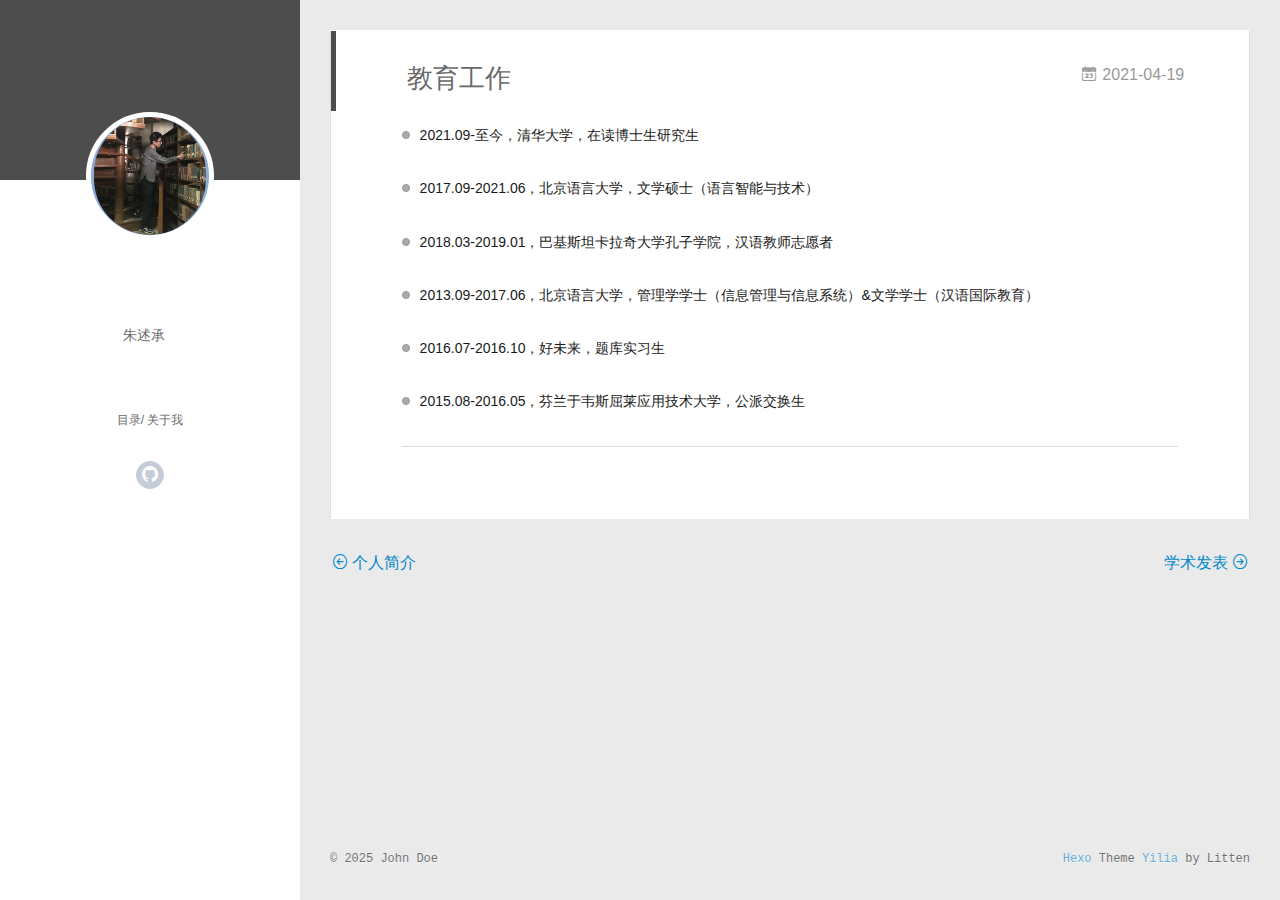
<file: 2021/04/19/教育工作/index.html>
<!DOCTYPE html>
<html>
<head>
  <meta charset="utf-8">
  
  <meta name="renderer" content="webkit">
  <meta http-equiv="X-UA-Compatible" content="IE=edge" >
  <link rel="dns-prefetch" href="http://example.com">
  <title>教育工作 | Hexo</title>
  <meta name="viewport" content="width=device-width, initial-scale=1, maximum-scale=1">
  <meta name="description" content="2021.09-至今，清华大学，在读博士生研究生  2017.09-2021.06，北京语言大学，文学硕士（语言智能与技术）  2018.03-2019.01，巴基斯坦卡拉奇大学孔子学院，汉语教师志愿者  2013.09-2017.06，北京语言大学，管理学学士（信息管理与信息系统）&amp;文学学士（汉语国际教育）  2016.07-2016.10，好未来，题库实习生  2015.08-201">
<meta property="og:type" content="article">
<meta property="og:title" content="教育工作">
<meta property="og:url" content="http://example.com/2021/04/19/%E6%95%99%E8%82%B2%E5%B7%A5%E4%BD%9C/index.html">
<meta property="og:site_name" content="Hexo">
<meta property="og:description" content="2021.09-至今，清华大学，在读博士生研究生  2017.09-2021.06，北京语言大学，文学硕士（语言智能与技术）  2018.03-2019.01，巴基斯坦卡拉奇大学孔子学院，汉语教师志愿者  2013.09-2017.06，北京语言大学，管理学学士（信息管理与信息系统）&amp;文学学士（汉语国际教育）  2016.07-2016.10，好未来，题库实习生  2015.08-201">
<meta property="og:locale" content="en_US">
<meta property="article:published_time" content="2021-04-18T16:00:00.000Z">
<meta property="article:modified_time" content="2021-09-07T16:08:31.088Z">
<meta property="article:author" content="John Doe">
<meta name="twitter:card" content="summary">
  
    <link rel="alternative" href="/atom.xml" title="Hexo" type="application/atom+xml">
  
  
    <link rel="icon" href="/favicon.png">
  
  <link rel="stylesheet" type="text/css" href="/./main.0cf68a.css">
  <style type="text/css">
  
    #container.show {
      background: linear-gradient(200deg,#a0cfe4,#e8c37e);
    }
  </style>
  

  

<meta name="generator" content="Hexo 5.4.0"></head>

<body>
  <div id="container" q-class="show:isCtnShow">
    <canvas id="anm-canvas" class="anm-canvas"></canvas>
    <div class="left-col" q-class="show:isShow">
      
<div class="overlay" style="background: #4d4d4d"></div>
<div class="intrude-less">
	<header id="header" class="inner">
		<a href="/" class="profilepic">
			<img src="/assets/avatar.jpg" class="js-avatar show">
		</a>
		<hgroup>
		  <h1 class="header-author"><a href="/"></a></h1>
		</hgroup>
		

		<nav class="header-menu">
			<ul>
			
				<li><a target="_blank" rel="noopener" href="https://zhushucheng.github.io">朱述承</a></li>
	        
			</ul>
		</nav>
		<nav class="header-smart-menu">
    		
    			
    			<a q-on="click: openSlider(e, 'innerArchive')" href="javascript:void(0)">目录</a>
    			
            
    			
    			<a q-on="click: openSlider(e, 'aboutme')" href="javascript:void(0)">关于我</a>
    			
            
		</nav>
		<nav class="header-nav">
			<div class="social">
				
					<a class="github" target="_blank" href="https://github.com/zhushucheng" title="github"><i class="icon-github"></i></a>
		        
			</div>
		</nav>
	</header>		
</div>

    </div>
    <div class="mid-col" q-class="show:isShow,hide:isShow|isFalse">
      
<nav id="mobile-nav">
  	<div class="overlay js-overlay" style="background: #4d4d4d"></div>
	<div class="btnctn js-mobile-btnctn">
  		<div class="slider-trigger list" q-on="click: openSlider(e)"><i class="icon icon-sort"></i></div>
	</div>
	<div class="intrude-less">
		<header id="header" class="inner">
			<div class="profilepic">
				<img src="/assets/avatar.jpg" class="js-avatar">
			</div>
			<hgroup>
			  <h1 class="header-author js-header-author"></h1>
			</hgroup>
			
			
			
				
			
			
			
			<nav class="header-nav">
				<div class="social">
					
						<a class="github" target="_blank" href="https://github.com/zhushucheng" title="github"><i class="icon-github"></i></a>
			        
				</div>
			</nav>

			<nav class="header-menu js-header-menu">
				<ul style="width: 50%">
				
				
					<li style="width: 100%"><a target="_blank" rel="noopener" href="https://zhushucheng.github.io">朱述承</a></li>
		        
				</ul>
			</nav>
		</header>				
	</div>
	<div class="mobile-mask" style="display:none" q-show="isShow"></div>
</nav>

      <div id="wrapper" class="body-wrap">
        <div class="menu-l">
          <div class="canvas-wrap">
            <canvas data-colors="#eaeaea" data-sectionHeight="100" data-contentId="js-content" id="myCanvas1" class="anm-canvas"></canvas>
          </div>
          <div id="js-content" class="content-ll">
            <article id="post-教育工作" class="article article-type-post " itemscope itemprop="blogPost">
  <div class="article-inner">
    
      <header class="article-header">
        
  
    <h1 class="article-title" itemprop="name">
      教育工作
    </h1>
  

        
        <a href="/2021/04/19/%E6%95%99%E8%82%B2%E5%B7%A5%E4%BD%9C/" class="archive-article-date">
  	<time datetime="2021-04-18T16:00:00.000Z" itemprop="datePublished"><i class="icon-calendar icon"></i>2021-04-19</time>
</a>
        
      </header>
    
    <div class="article-entry" itemprop="articleBody">
      
        <ul>
<li><p>2021.09-至今，清华大学，在读博士生研究生</p>
</li>
<li><p>2017.09-2021.06，北京语言大学，文学硕士（语言智能与技术）</p>
</li>
<li><p>2018.03-2019.01，巴基斯坦卡拉奇大学孔子学院，汉语教师志愿者</p>
</li>
<li><p>2013.09-2017.06，北京语言大学，管理学学士（信息管理与信息系统）&amp;文学学士（汉语国际教育）</p>
</li>
<li><p>2016.07-2016.10，好未来，题库实习生</p>
</li>
<li><p>2015.08-2016.05，芬兰于韦斯屈莱应用技术大学，公派交换生</p>
</li>
</ul>

      

      
    </div>
    <div class="article-info article-info-index">
      
      
      

      

      
      <div class="clearfix"></div>
    </div>
  </div>
</article>

  
<nav id="article-nav">
  
    <a href="/2021/04/21/%E4%B8%AA%E4%BA%BA%E7%AE%80%E4%BB%8B/" id="article-nav-newer" class="article-nav-link-wrap">
      <i class="icon-circle-left"></i>
      <div class="article-nav-title">
        
          个人简介
        
      </div>
    </a>
  
  
    <a href="/2021/04/17/%E5%AD%A6%E6%9C%AF%E5%8F%91%E8%A1%A8/" id="article-nav-older" class="article-nav-link-wrap">
      <div class="article-nav-title">学术发表</div>
      <i class="icon-circle-right"></i>
    </a>
  
</nav>


<aside class="wrap-side-operation">
    <div class="mod-side-operation">
        
        <div class="jump-container" id="js-jump-container" style="display:none;">
            <a href="javascript:void(0)" class="mod-side-operation__jump-to-top">
                <i class="icon-font icon-back"></i>
            </a>
            <div id="js-jump-plan-container" class="jump-plan-container" style="top: -11px;">
                <i class="icon-font icon-plane jump-plane"></i>
            </div>
        </div>
        
        
    </div>
</aside>



  
  
  

  

  

  


          </div>
        </div>
      </div>
      <footer id="footer">
  <div class="outer">
    <div id="footer-info">
    	<div class="footer-left">
    		&copy; 2025 John Doe
    	</div>
      	<div class="footer-right">
      		<a href="http://hexo.io/" target="_blank">Hexo</a>  Theme <a href="https://github.com/litten/hexo-theme-yilia" target="_blank">Yilia</a> by Litten
      	</div>
    </div>
  </div>
</footer>
    </div>
    <script>
	var yiliaConfig = {
		mathjax: false,
		isHome: false,
		isPost: true,
		isArchive: false,
		isTag: false,
		isCategory: false,
		open_in_new: false,
		toc_hide_index: true,
		root: "/",
		innerArchive: true,
		showTags: false
	}
</script>

<script>!function(t){function n(e){if(r[e])return r[e].exports;var i=r[e]={exports:{},id:e,loaded:!1};return t[e].call(i.exports,i,i.exports,n),i.loaded=!0,i.exports}var r={};n.m=t,n.c=r,n.p="./",n(0)}([function(t,n,r){r(195),t.exports=r(191)},function(t,n,r){var e=r(3),i=r(52),o=r(27),u=r(28),c=r(53),f="prototype",a=function(t,n,r){var s,l,h,v,p=t&a.F,d=t&a.G,y=t&a.S,g=t&a.P,b=t&a.B,m=d?e:y?e[n]||(e[n]={}):(e[n]||{})[f],x=d?i:i[n]||(i[n]={}),w=x[f]||(x[f]={});d&&(r=n);for(s in r)l=!p&&m&&void 0!==m[s],h=(l?m:r)[s],v=b&&l?c(h,e):g&&"function"==typeof h?c(Function.call,h):h,m&&u(m,s,h,t&a.U),x[s]!=h&&o(x,s,v),g&&w[s]!=h&&(w[s]=h)};e.core=i,a.F=1,a.G=2,a.S=4,a.P=8,a.B=16,a.W=32,a.U=64,a.R=128,t.exports=a},function(t,n,r){var e=r(6);t.exports=function(t){if(!e(t))throw TypeError(t+" is not an object!");return t}},function(t,n){var r=t.exports="undefined"!=typeof window&&window.Math==Math?window:"undefined"!=typeof self&&self.Math==Math?self:Function("return this")();"number"==typeof __g&&(__g=r)},function(t,n){t.exports=function(t){try{return!!t()}catch(t){return!0}}},function(t,n){var r=t.exports="undefined"!=typeof window&&window.Math==Math?window:"undefined"!=typeof self&&self.Math==Math?self:Function("return this")();"number"==typeof __g&&(__g=r)},function(t,n){t.exports=function(t){return"object"==typeof t?null!==t:"function"==typeof t}},function(t,n,r){var e=r(126)("wks"),i=r(76),o=r(3).Symbol,u="function"==typeof o;(t.exports=function(t){return e[t]||(e[t]=u&&o[t]||(u?o:i)("Symbol."+t))}).store=e},function(t,n){var r={}.hasOwnProperty;t.exports=function(t,n){return r.call(t,n)}},function(t,n,r){var e=r(94),i=r(33);t.exports=function(t){return e(i(t))}},function(t,n,r){t.exports=!r(4)(function(){return 7!=Object.defineProperty({},"a",{get:function(){return 7}}).a})},function(t,n,r){var e=r(2),i=r(167),o=r(50),u=Object.defineProperty;n.f=r(10)?Object.defineProperty:function(t,n,r){if(e(t),n=o(n,!0),e(r),i)try{return u(t,n,r)}catch(t){}if("get"in r||"set"in r)throw TypeError("Accessors not supported!");return"value"in r&&(t[n]=r.value),t}},function(t,n,r){t.exports=!r(18)(function(){return 7!=Object.defineProperty({},"a",{get:function(){return 7}}).a})},function(t,n,r){var e=r(14),i=r(22);t.exports=r(12)?function(t,n,r){return e.f(t,n,i(1,r))}:function(t,n,r){return t[n]=r,t}},function(t,n,r){var e=r(20),i=r(58),o=r(42),u=Object.defineProperty;n.f=r(12)?Object.defineProperty:function(t,n,r){if(e(t),n=o(n,!0),e(r),i)try{return u(t,n,r)}catch(t){}if("get"in r||"set"in r)throw TypeError("Accessors not supported!");return"value"in r&&(t[n]=r.value),t}},function(t,n,r){var e=r(40)("wks"),i=r(23),o=r(5).Symbol,u="function"==typeof o;(t.exports=function(t){return e[t]||(e[t]=u&&o[t]||(u?o:i)("Symbol."+t))}).store=e},function(t,n,r){var e=r(67),i=Math.min;t.exports=function(t){return t>0?i(e(t),9007199254740991):0}},function(t,n,r){var e=r(46);t.exports=function(t){return Object(e(t))}},function(t,n){t.exports=function(t){try{return!!t()}catch(t){return!0}}},function(t,n,r){var e=r(63),i=r(34);t.exports=Object.keys||function(t){return e(t,i)}},function(t,n,r){var e=r(21);t.exports=function(t){if(!e(t))throw TypeError(t+" is not an object!");return t}},function(t,n){t.exports=function(t){return"object"==typeof t?null!==t:"function"==typeof t}},function(t,n){t.exports=function(t,n){return{enumerable:!(1&t),configurable:!(2&t),writable:!(4&t),value:n}}},function(t,n){var r=0,e=Math.random();t.exports=function(t){return"Symbol(".concat(void 0===t?"":t,")_",(++r+e).toString(36))}},function(t,n){var r={}.hasOwnProperty;t.exports=function(t,n){return r.call(t,n)}},function(t,n){var r=t.exports={version:"2.4.0"};"number"==typeof __e&&(__e=r)},function(t,n){t.exports=function(t){if("function"!=typeof t)throw TypeError(t+" is not a function!");return t}},function(t,n,r){var e=r(11),i=r(66);t.exports=r(10)?function(t,n,r){return e.f(t,n,i(1,r))}:function(t,n,r){return t[n]=r,t}},function(t,n,r){var e=r(3),i=r(27),o=r(24),u=r(76)("src"),c="toString",f=Function[c],a=(""+f).split(c);r(52).inspectSource=function(t){return f.call(t)},(t.exports=function(t,n,r,c){var f="function"==typeof r;f&&(o(r,"name")||i(r,"name",n)),t[n]!==r&&(f&&(o(r,u)||i(r,u,t[n]?""+t[n]:a.join(String(n)))),t===e?t[n]=r:c?t[n]?t[n]=r:i(t,n,r):(delete t[n],i(t,n,r)))})(Function.prototype,c,function(){return"function"==typeof this&&this[u]||f.call(this)})},function(t,n,r){var e=r(1),i=r(4),o=r(46),u=function(t,n,r,e){var i=String(o(t)),u="<"+n;return""!==r&&(u+=" "+r+'="'+String(e).replace(/"/g,"&quot;")+'"'),u+">"+i+"</"+n+">"};t.exports=function(t,n){var r={};r[t]=n(u),e(e.P+e.F*i(function(){var n=""[t]('"');return n!==n.toLowerCase()||n.split('"').length>3}),"String",r)}},function(t,n,r){var e=r(115),i=r(46);t.exports=function(t){return e(i(t))}},function(t,n,r){var e=r(116),i=r(66),o=r(30),u=r(50),c=r(24),f=r(167),a=Object.getOwnPropertyDescriptor;n.f=r(10)?a:function(t,n){if(t=o(t),n=u(n,!0),f)try{return a(t,n)}catch(t){}if(c(t,n))return i(!e.f.call(t,n),t[n])}},function(t,n,r){var e=r(24),i=r(17),o=r(145)("IE_PROTO"),u=Object.prototype;t.exports=Object.getPrototypeOf||function(t){return t=i(t),e(t,o)?t[o]:"function"==typeof t.constructor&&t instanceof t.constructor?t.constructor.prototype:t instanceof Object?u:null}},function(t,n){t.exports=function(t){if(void 0==t)throw TypeError("Can't call method on  "+t);return t}},function(t,n){t.exports="constructor,hasOwnProperty,isPrototypeOf,propertyIsEnumerable,toLocaleString,toString,valueOf".split(",")},function(t,n){t.exports={}},function(t,n){t.exports=!0},function(t,n){n.f={}.propertyIsEnumerable},function(t,n,r){var e=r(14).f,i=r(8),o=r(15)("toStringTag");t.exports=function(t,n,r){t&&!i(t=r?t:t.prototype,o)&&e(t,o,{configurable:!0,value:n})}},function(t,n,r){var e=r(40)("keys"),i=r(23);t.exports=function(t){return e[t]||(e[t]=i(t))}},function(t,n,r){var e=r(5),i="__core-js_shared__",o=e[i]||(e[i]={});t.exports=function(t){return o[t]||(o[t]={})}},function(t,n){var r=Math.ceil,e=Math.floor;t.exports=function(t){return isNaN(t=+t)?0:(t>0?e:r)(t)}},function(t,n,r){var e=r(21);t.exports=function(t,n){if(!e(t))return t;var r,i;if(n&&"function"==typeof(r=t.toString)&&!e(i=r.call(t)))return i;if("function"==typeof(r=t.valueOf)&&!e(i=r.call(t)))return i;if(!n&&"function"==typeof(r=t.toString)&&!e(i=r.call(t)))return i;throw TypeError("Can't convert object to primitive value")}},function(t,n,r){var e=r(5),i=r(25),o=r(36),u=r(44),c=r(14).f;t.exports=function(t){var n=i.Symbol||(i.Symbol=o?{}:e.Symbol||{});"_"==t.charAt(0)||t in n||c(n,t,{value:u.f(t)})}},function(t,n,r){n.f=r(15)},function(t,n){var r={}.toString;t.exports=function(t){return r.call(t).slice(8,-1)}},function(t,n){t.exports=function(t){if(void 0==t)throw TypeError("Can't call method on  "+t);return t}},function(t,n,r){var e=r(4);t.exports=function(t,n){return!!t&&e(function(){n?t.call(null,function(){},1):t.call(null)})}},function(t,n,r){var e=r(53),i=r(115),o=r(17),u=r(16),c=r(203);t.exports=function(t,n){var r=1==t,f=2==t,a=3==t,s=4==t,l=6==t,h=5==t||l,v=n||c;return function(n,c,p){for(var d,y,g=o(n),b=i(g),m=e(c,p,3),x=u(b.length),w=0,S=r?v(n,x):f?v(n,0):void 0;x>w;w++)if((h||w in b)&&(d=b[w],y=m(d,w,g),t))if(r)S[w]=y;else if(y)switch(t){case 3:return!0;case 5:return d;case 6:return w;case 2:S.push(d)}else if(s)return!1;return l?-1:a||s?s:S}}},function(t,n,r){var e=r(1),i=r(52),o=r(4);t.exports=function(t,n){var r=(i.Object||{})[t]||Object[t],u={};u[t]=n(r),e(e.S+e.F*o(function(){r(1)}),"Object",u)}},function(t,n,r){var e=r(6);t.exports=function(t,n){if(!e(t))return t;var r,i;if(n&&"function"==typeof(r=t.toString)&&!e(i=r.call(t)))return i;if("function"==typeof(r=t.valueOf)&&!e(i=r.call(t)))return i;if(!n&&"function"==typeof(r=t.toString)&&!e(i=r.call(t)))return i;throw TypeError("Can't convert object to primitive value")}},function(t,n,r){var e=r(5),i=r(25),o=r(91),u=r(13),c="prototype",f=function(t,n,r){var a,s,l,h=t&f.F,v=t&f.G,p=t&f.S,d=t&f.P,y=t&f.B,g=t&f.W,b=v?i:i[n]||(i[n]={}),m=b[c],x=v?e:p?e[n]:(e[n]||{})[c];v&&(r=n);for(a in r)(s=!h&&x&&void 0!==x[a])&&a in b||(l=s?x[a]:r[a],b[a]=v&&"function"!=typeof x[a]?r[a]:y&&s?o(l,e):g&&x[a]==l?function(t){var n=function(n,r,e){if(this instanceof t){switch(arguments.length){case 0:return new t;case 1:return new t(n);case 2:return new t(n,r)}return new t(n,r,e)}return t.apply(this,arguments)};return n[c]=t[c],n}(l):d&&"function"==typeof l?o(Function.call,l):l,d&&((b.virtual||(b.virtual={}))[a]=l,t&f.R&&m&&!m[a]&&u(m,a,l)))};f.F=1,f.G=2,f.S=4,f.P=8,f.B=16,f.W=32,f.U=64,f.R=128,t.exports=f},function(t,n){var r=t.exports={version:"2.4.0"};"number"==typeof __e&&(__e=r)},function(t,n,r){var e=r(26);t.exports=function(t,n,r){if(e(t),void 0===n)return t;switch(r){case 1:return function(r){return t.call(n,r)};case 2:return function(r,e){return t.call(n,r,e)};case 3:return function(r,e,i){return t.call(n,r,e,i)}}return function(){return t.apply(n,arguments)}}},function(t,n,r){var e=r(183),i=r(1),o=r(126)("metadata"),u=o.store||(o.store=new(r(186))),c=function(t,n,r){var i=u.get(t);if(!i){if(!r)return;u.set(t,i=new e)}var o=i.get(n);if(!o){if(!r)return;i.set(n,o=new e)}return o},f=function(t,n,r){var e=c(n,r,!1);return void 0!==e&&e.has(t)},a=function(t,n,r){var e=c(n,r,!1);return void 0===e?void 0:e.get(t)},s=function(t,n,r,e){c(r,e,!0).set(t,n)},l=function(t,n){var r=c(t,n,!1),e=[];return r&&r.forEach(function(t,n){e.push(n)}),e},h=function(t){return void 0===t||"symbol"==typeof t?t:String(t)},v=function(t){i(i.S,"Reflect",t)};t.exports={store:u,map:c,has:f,get:a,set:s,keys:l,key:h,exp:v}},function(t,n,r){"use strict";if(r(10)){var e=r(69),i=r(3),o=r(4),u=r(1),c=r(127),f=r(152),a=r(53),s=r(68),l=r(66),h=r(27),v=r(73),p=r(67),d=r(16),y=r(75),g=r(50),b=r(24),m=r(180),x=r(114),w=r(6),S=r(17),_=r(137),O=r(70),E=r(32),P=r(71).f,j=r(154),F=r(76),M=r(7),A=r(48),N=r(117),T=r(146),I=r(155),k=r(80),L=r(123),R=r(74),C=r(130),D=r(160),U=r(11),W=r(31),G=U.f,B=W.f,V=i.RangeError,z=i.TypeError,q=i.Uint8Array,K="ArrayBuffer",J="Shared"+K,Y="BYTES_PER_ELEMENT",H="prototype",$=Array[H],X=f.ArrayBuffer,Q=f.DataView,Z=A(0),tt=A(2),nt=A(3),rt=A(4),et=A(5),it=A(6),ot=N(!0),ut=N(!1),ct=I.values,ft=I.keys,at=I.entries,st=$.lastIndexOf,lt=$.reduce,ht=$.reduceRight,vt=$.join,pt=$.sort,dt=$.slice,yt=$.toString,gt=$.toLocaleString,bt=M("iterator"),mt=M("toStringTag"),xt=F("typed_constructor"),wt=F("def_constructor"),St=c.CONSTR,_t=c.TYPED,Ot=c.VIEW,Et="Wrong length!",Pt=A(1,function(t,n){return Tt(T(t,t[wt]),n)}),jt=o(function(){return 1===new q(new Uint16Array([1]).buffer)[0]}),Ft=!!q&&!!q[H].set&&o(function(){new q(1).set({})}),Mt=function(t,n){if(void 0===t)throw z(Et);var r=+t,e=d(t);if(n&&!m(r,e))throw V(Et);return e},At=function(t,n){var r=p(t);if(r<0||r%n)throw V("Wrong offset!");return r},Nt=function(t){if(w(t)&&_t in t)return t;throw z(t+" is not a typed array!")},Tt=function(t,n){if(!(w(t)&&xt in t))throw z("It is not a typed array constructor!");return new t(n)},It=function(t,n){return kt(T(t,t[wt]),n)},kt=function(t,n){for(var r=0,e=n.length,i=Tt(t,e);e>r;)i[r]=n[r++];return i},Lt=function(t,n,r){G(t,n,{get:function(){return this._d[r]}})},Rt=function(t){var n,r,e,i,o,u,c=S(t),f=arguments.length,s=f>1?arguments[1]:void 0,l=void 0!==s,h=j(c);if(void 0!=h&&!_(h)){for(u=h.call(c),e=[],n=0;!(o=u.next()).done;n++)e.push(o.value);c=e}for(l&&f>2&&(s=a(s,arguments[2],2)),n=0,r=d(c.length),i=Tt(this,r);r>n;n++)i[n]=l?s(c[n],n):c[n];return i},Ct=function(){for(var t=0,n=arguments.length,r=Tt(this,n);n>t;)r[t]=arguments[t++];return r},Dt=!!q&&o(function(){gt.call(new q(1))}),Ut=function(){return gt.apply(Dt?dt.call(Nt(this)):Nt(this),arguments)},Wt={copyWithin:function(t,n){return D.call(Nt(this),t,n,arguments.length>2?arguments[2]:void 0)},every:function(t){return rt(Nt(this),t,arguments.length>1?arguments[1]:void 0)},fill:function(t){return C.apply(Nt(this),arguments)},filter:function(t){return It(this,tt(Nt(this),t,arguments.length>1?arguments[1]:void 0))},find:function(t){return et(Nt(this),t,arguments.length>1?arguments[1]:void 0)},findIndex:function(t){return it(Nt(this),t,arguments.length>1?arguments[1]:void 0)},forEach:function(t){Z(Nt(this),t,arguments.length>1?arguments[1]:void 0)},indexOf:function(t){return ut(Nt(this),t,arguments.length>1?arguments[1]:void 0)},includes:function(t){return ot(Nt(this),t,arguments.length>1?arguments[1]:void 0)},join:function(t){return vt.apply(Nt(this),arguments)},lastIndexOf:function(t){return st.apply(Nt(this),arguments)},map:function(t){return Pt(Nt(this),t,arguments.length>1?arguments[1]:void 0)},reduce:function(t){return lt.apply(Nt(this),arguments)},reduceRight:function(t){return ht.apply(Nt(this),arguments)},reverse:function(){for(var t,n=this,r=Nt(n).length,e=Math.floor(r/2),i=0;i<e;)t=n[i],n[i++]=n[--r],n[r]=t;return n},some:function(t){return nt(Nt(this),t,arguments.length>1?arguments[1]:void 0)},sort:function(t){return pt.call(Nt(this),t)},subarray:function(t,n){var r=Nt(this),e=r.length,i=y(t,e);return new(T(r,r[wt]))(r.buffer,r.byteOffset+i*r.BYTES_PER_ELEMENT,d((void 0===n?e:y(n,e))-i))}},Gt=function(t,n){return It(this,dt.call(Nt(this),t,n))},Bt=function(t){Nt(this);var n=At(arguments[1],1),r=this.length,e=S(t),i=d(e.length),o=0;if(i+n>r)throw V(Et);for(;o<i;)this[n+o]=e[o++]},Vt={entries:function(){return at.call(Nt(this))},keys:function(){return ft.call(Nt(this))},values:function(){return ct.call(Nt(this))}},zt=function(t,n){return w(t)&&t[_t]&&"symbol"!=typeof n&&n in t&&String(+n)==String(n)},qt=function(t,n){return zt(t,n=g(n,!0))?l(2,t[n]):B(t,n)},Kt=function(t,n,r){return!(zt(t,n=g(n,!0))&&w(r)&&b(r,"value"))||b(r,"get")||b(r,"set")||r.configurable||b(r,"writable")&&!r.writable||b(r,"enumerable")&&!r.enumerable?G(t,n,r):(t[n]=r.value,t)};St||(W.f=qt,U.f=Kt),u(u.S+u.F*!St,"Object",{getOwnPropertyDescriptor:qt,defineProperty:Kt}),o(function(){yt.call({})})&&(yt=gt=function(){return vt.call(this)});var Jt=v({},Wt);v(Jt,Vt),h(Jt,bt,Vt.values),v(Jt,{slice:Gt,set:Bt,constructor:function(){},toString:yt,toLocaleString:Ut}),Lt(Jt,"buffer","b"),Lt(Jt,"byteOffset","o"),Lt(Jt,"byteLength","l"),Lt(Jt,"length","e"),G(Jt,mt,{get:function(){return this[_t]}}),t.exports=function(t,n,r,f){f=!!f;var a=t+(f?"Clamped":"")+"Array",l="Uint8Array"!=a,v="get"+t,p="set"+t,y=i[a],g=y||{},b=y&&E(y),m=!y||!c.ABV,S={},_=y&&y[H],j=function(t,r){var e=t._d;return e.v[v](r*n+e.o,jt)},F=function(t,r,e){var i=t._d;f&&(e=(e=Math.round(e))<0?0:e>255?255:255&e),i.v[p](r*n+i.o,e,jt)},M=function(t,n){G(t,n,{get:function(){return j(this,n)},set:function(t){return F(this,n,t)},enumerable:!0})};m?(y=r(function(t,r,e,i){s(t,y,a,"_d");var o,u,c,f,l=0,v=0;if(w(r)){if(!(r instanceof X||(f=x(r))==K||f==J))return _t in r?kt(y,r):Rt.call(y,r);o=r,v=At(e,n);var p=r.byteLength;if(void 0===i){if(p%n)throw V(Et);if((u=p-v)<0)throw V(Et)}else if((u=d(i)*n)+v>p)throw V(Et);c=u/n}else c=Mt(r,!0),u=c*n,o=new X(u);for(h(t,"_d",{b:o,o:v,l:u,e:c,v:new Q(o)});l<c;)M(t,l++)}),_=y[H]=O(Jt),h(_,"constructor",y)):L(function(t){new y(null),new y(t)},!0)||(y=r(function(t,r,e,i){s(t,y,a);var o;return w(r)?r instanceof X||(o=x(r))==K||o==J?void 0!==i?new g(r,At(e,n),i):void 0!==e?new g(r,At(e,n)):new g(r):_t in r?kt(y,r):Rt.call(y,r):new g(Mt(r,l))}),Z(b!==Function.prototype?P(g).concat(P(b)):P(g),function(t){t in y||h(y,t,g[t])}),y[H]=_,e||(_.constructor=y));var A=_[bt],N=!!A&&("values"==A.name||void 0==A.name),T=Vt.values;h(y,xt,!0),h(_,_t,a),h(_,Ot,!0),h(_,wt,y),(f?new y(1)[mt]==a:mt in _)||G(_,mt,{get:function(){return a}}),S[a]=y,u(u.G+u.W+u.F*(y!=g),S),u(u.S,a,{BYTES_PER_ELEMENT:n,from:Rt,of:Ct}),Y in _||h(_,Y,n),u(u.P,a,Wt),R(a),u(u.P+u.F*Ft,a,{set:Bt}),u(u.P+u.F*!N,a,Vt),u(u.P+u.F*(_.toString!=yt),a,{toString:yt}),u(u.P+u.F*o(function(){new y(1).slice()}),a,{slice:Gt}),u(u.P+u.F*(o(function(){return[1,2].toLocaleString()!=new y([1,2]).toLocaleString()})||!o(function(){_.toLocaleString.call([1,2])})),a,{toLocaleString:Ut}),k[a]=N?A:T,e||N||h(_,bt,T)}}else t.exports=function(){}},function(t,n){var r={}.toString;t.exports=function(t){return r.call(t).slice(8,-1)}},function(t,n,r){var e=r(21),i=r(5).document,o=e(i)&&e(i.createElement);t.exports=function(t){return o?i.createElement(t):{}}},function(t,n,r){t.exports=!r(12)&&!r(18)(function(){return 7!=Object.defineProperty(r(57)("div"),"a",{get:function(){return 7}}).a})},function(t,n,r){"use strict";var e=r(36),i=r(51),o=r(64),u=r(13),c=r(8),f=r(35),a=r(96),s=r(38),l=r(103),h=r(15)("iterator"),v=!([].keys&&"next"in[].keys()),p="keys",d="values",y=function(){return this};t.exports=function(t,n,r,g,b,m,x){a(r,n,g);var w,S,_,O=function(t){if(!v&&t in F)return F[t];switch(t){case p:case d:return function(){return new r(this,t)}}return function(){return new r(this,t)}},E=n+" Iterator",P=b==d,j=!1,F=t.prototype,M=F[h]||F["@@iterator"]||b&&F[b],A=M||O(b),N=b?P?O("entries"):A:void 0,T="Array"==n?F.entries||M:M;if(T&&(_=l(T.call(new t)))!==Object.prototype&&(s(_,E,!0),e||c(_,h)||u(_,h,y)),P&&M&&M.name!==d&&(j=!0,A=function(){return M.call(this)}),e&&!x||!v&&!j&&F[h]||u(F,h,A),f[n]=A,f[E]=y,b)if(w={values:P?A:O(d),keys:m?A:O(p),entries:N},x)for(S in w)S in F||o(F,S,w[S]);else i(i.P+i.F*(v||j),n,w);return w}},function(t,n,r){var e=r(20),i=r(100),o=r(34),u=r(39)("IE_PROTO"),c=function(){},f="prototype",a=function(){var t,n=r(57)("iframe"),e=o.length;for(n.style.display="none",r(93).appendChild(n),n.src="javascript:",t=n.contentWindow.document,t.open(),t.write("<script>document.F=Object<\/script>"),t.close(),a=t.F;e--;)delete a[f][o[e]];return a()};t.exports=Object.create||function(t,n){var r;return null!==t?(c[f]=e(t),r=new c,c[f]=null,r[u]=t):r=a(),void 0===n?r:i(r,n)}},function(t,n,r){var e=r(63),i=r(34).concat("length","prototype");n.f=Object.getOwnPropertyNames||function(t){return e(t,i)}},function(t,n){n.f=Object.getOwnPropertySymbols},function(t,n,r){var e=r(8),i=r(9),o=r(90)(!1),u=r(39)("IE_PROTO");t.exports=function(t,n){var r,c=i(t),f=0,a=[];for(r in c)r!=u&&e(c,r)&&a.push(r);for(;n.length>f;)e(c,r=n[f++])&&(~o(a,r)||a.push(r));return a}},function(t,n,r){t.exports=r(13)},function(t,n,r){var e=r(76)("meta"),i=r(6),o=r(24),u=r(11).f,c=0,f=Object.isExtensible||function(){return!0},a=!r(4)(function(){return f(Object.preventExtensions({}))}),s=function(t){u(t,e,{value:{i:"O"+ ++c,w:{}}})},l=function(t,n){if(!i(t))return"symbol"==typeof t?t:("string"==typeof t?"S":"P")+t;if(!o(t,e)){if(!f(t))return"F";if(!n)return"E";s(t)}return t[e].i},h=function(t,n){if(!o(t,e)){if(!f(t))return!0;if(!n)return!1;s(t)}return t[e].w},v=function(t){return a&&p.NEED&&f(t)&&!o(t,e)&&s(t),t},p=t.exports={KEY:e,NEED:!1,fastKey:l,getWeak:h,onFreeze:v}},function(t,n){t.exports=function(t,n){return{enumerable:!(1&t),configurable:!(2&t),writable:!(4&t),value:n}}},function(t,n){var r=Math.ceil,e=Math.floor;t.exports=function(t){return isNaN(t=+t)?0:(t>0?e:r)(t)}},function(t,n){t.exports=function(t,n,r,e){if(!(t instanceof n)||void 0!==e&&e in t)throw TypeError(r+": incorrect invocation!");return t}},function(t,n){t.exports=!1},function(t,n,r){var e=r(2),i=r(173),o=r(133),u=r(145)("IE_PROTO"),c=function(){},f="prototype",a=function(){var t,n=r(132)("iframe"),e=o.length;for(n.style.display="none",r(135).appendChild(n),n.src="javascript:",t=n.contentWindow.document,t.open(),t.write("<script>document.F=Object<\/script>"),t.close(),a=t.F;e--;)delete a[f][o[e]];return a()};t.exports=Object.create||function(t,n){var r;return null!==t?(c[f]=e(t),r=new c,c[f]=null,r[u]=t):r=a(),void 0===n?r:i(r,n)}},function(t,n,r){var e=r(175),i=r(133).concat("length","prototype");n.f=Object.getOwnPropertyNames||function(t){return e(t,i)}},function(t,n,r){var e=r(175),i=r(133);t.exports=Object.keys||function(t){return e(t,i)}},function(t,n,r){var e=r(28);t.exports=function(t,n,r){for(var i in n)e(t,i,n[i],r);return t}},function(t,n,r){"use strict";var e=r(3),i=r(11),o=r(10),u=r(7)("species");t.exports=function(t){var n=e[t];o&&n&&!n[u]&&i.f(n,u,{configurable:!0,get:function(){return this}})}},function(t,n,r){var e=r(67),i=Math.max,o=Math.min;t.exports=function(t,n){return t=e(t),t<0?i(t+n,0):o(t,n)}},function(t,n){var r=0,e=Math.random();t.exports=function(t){return"Symbol(".concat(void 0===t?"":t,")_",(++r+e).toString(36))}},function(t,n,r){var e=r(33);t.exports=function(t){return Object(e(t))}},function(t,n,r){var e=r(7)("unscopables"),i=Array.prototype;void 0==i[e]&&r(27)(i,e,{}),t.exports=function(t){i[e][t]=!0}},function(t,n,r){var e=r(53),i=r(169),o=r(137),u=r(2),c=r(16),f=r(154),a={},s={},n=t.exports=function(t,n,r,l,h){var v,p,d,y,g=h?function(){return t}:f(t),b=e(r,l,n?2:1),m=0;if("function"!=typeof g)throw TypeError(t+" is not iterable!");if(o(g)){for(v=c(t.length);v>m;m++)if((y=n?b(u(p=t[m])[0],p[1]):b(t[m]))===a||y===s)return y}else for(d=g.call(t);!(p=d.next()).done;)if((y=i(d,b,p.value,n))===a||y===s)return y};n.BREAK=a,n.RETURN=s},function(t,n){t.exports={}},function(t,n,r){var e=r(11).f,i=r(24),o=r(7)("toStringTag");t.exports=function(t,n,r){t&&!i(t=r?t:t.prototype,o)&&e(t,o,{configurable:!0,value:n})}},function(t,n,r){var e=r(1),i=r(46),o=r(4),u=r(150),c="["+u+"]",f="​",a=RegExp("^"+c+c+"*"),s=RegExp(c+c+"*$"),l=function(t,n,r){var i={},c=o(function(){return!!u[t]()||f[t]()!=f}),a=i[t]=c?n(h):u[t];r&&(i[r]=a),e(e.P+e.F*c,"String",i)},h=l.trim=function(t,n){return t=String(i(t)),1&n&&(t=t.replace(a,"")),2&n&&(t=t.replace(s,"")),t};t.exports=l},function(t,n,r){t.exports={default:r(86),__esModule:!0}},function(t,n,r){t.exports={default:r(87),__esModule:!0}},function(t,n,r){"use strict";function e(t){return t&&t.__esModule?t:{default:t}}n.__esModule=!0;var i=r(84),o=e(i),u=r(83),c=e(u),f="function"==typeof c.default&&"symbol"==typeof o.default?function(t){return typeof t}:function(t){return t&&"function"==typeof c.default&&t.constructor===c.default&&t!==c.default.prototype?"symbol":typeof t};n.default="function"==typeof c.default&&"symbol"===f(o.default)?function(t){return void 0===t?"undefined":f(t)}:function(t){return t&&"function"==typeof c.default&&t.constructor===c.default&&t!==c.default.prototype?"symbol":void 0===t?"undefined":f(t)}},function(t,n,r){r(110),r(108),r(111),r(112),t.exports=r(25).Symbol},function(t,n,r){r(109),r(113),t.exports=r(44).f("iterator")},function(t,n){t.exports=function(t){if("function"!=typeof t)throw TypeError(t+" is not a function!");return t}},function(t,n){t.exports=function(){}},function(t,n,r){var e=r(9),i=r(106),o=r(105);t.exports=function(t){return function(n,r,u){var c,f=e(n),a=i(f.length),s=o(u,a);if(t&&r!=r){for(;a>s;)if((c=f[s++])!=c)return!0}else for(;a>s;s++)if((t||s in f)&&f[s]===r)return t||s||0;return!t&&-1}}},function(t,n,r){var e=r(88);t.exports=function(t,n,r){if(e(t),void 0===n)return t;switch(r){case 1:return function(r){return t.call(n,r)};case 2:return function(r,e){return t.call(n,r,e)};case 3:return function(r,e,i){return t.call(n,r,e,i)}}return function(){return t.apply(n,arguments)}}},function(t,n,r){var e=r(19),i=r(62),o=r(37);t.exports=function(t){var n=e(t),r=i.f;if(r)for(var u,c=r(t),f=o.f,a=0;c.length>a;)f.call(t,u=c[a++])&&n.push(u);return n}},function(t,n,r){t.exports=r(5).document&&document.documentElement},function(t,n,r){var e=r(56);t.exports=Object("z").propertyIsEnumerable(0)?Object:function(t){return"String"==e(t)?t.split(""):Object(t)}},function(t,n,r){var e=r(56);t.exports=Array.isArray||function(t){return"Array"==e(t)}},function(t,n,r){"use strict";var e=r(60),i=r(22),o=r(38),u={};r(13)(u,r(15)("iterator"),function(){return this}),t.exports=function(t,n,r){t.prototype=e(u,{next:i(1,r)}),o(t,n+" Iterator")}},function(t,n){t.exports=function(t,n){return{value:n,done:!!t}}},function(t,n,r){var e=r(19),i=r(9);t.exports=function(t,n){for(var r,o=i(t),u=e(o),c=u.length,f=0;c>f;)if(o[r=u[f++]]===n)return r}},function(t,n,r){var e=r(23)("meta"),i=r(21),o=r(8),u=r(14).f,c=0,f=Object.isExtensible||function(){return!0},a=!r(18)(function(){return f(Object.preventExtensions({}))}),s=function(t){u(t,e,{value:{i:"O"+ ++c,w:{}}})},l=function(t,n){if(!i(t))return"symbol"==typeof t?t:("string"==typeof t?"S":"P")+t;if(!o(t,e)){if(!f(t))return"F";if(!n)return"E";s(t)}return t[e].i},h=function(t,n){if(!o(t,e)){if(!f(t))return!0;if(!n)return!1;s(t)}return t[e].w},v=function(t){return a&&p.NEED&&f(t)&&!o(t,e)&&s(t),t},p=t.exports={KEY:e,NEED:!1,fastKey:l,getWeak:h,onFreeze:v}},function(t,n,r){var e=r(14),i=r(20),o=r(19);t.exports=r(12)?Object.defineProperties:function(t,n){i(t);for(var r,u=o(n),c=u.length,f=0;c>f;)e.f(t,r=u[f++],n[r]);return t}},function(t,n,r){var e=r(37),i=r(22),o=r(9),u=r(42),c=r(8),f=r(58),a=Object.getOwnPropertyDescriptor;n.f=r(12)?a:function(t,n){if(t=o(t),n=u(n,!0),f)try{return a(t,n)}catch(t){}if(c(t,n))return i(!e.f.call(t,n),t[n])}},function(t,n,r){var e=r(9),i=r(61).f,o={}.toString,u="object"==typeof window&&window&&Object.getOwnPropertyNames?Object.getOwnPropertyNames(window):[],c=function(t){try{return i(t)}catch(t){return u.slice()}};t.exports.f=function(t){return u&&"[object Window]"==o.call(t)?c(t):i(e(t))}},function(t,n,r){var e=r(8),i=r(77),o=r(39)("IE_PROTO"),u=Object.prototype;t.exports=Object.getPrototypeOf||function(t){return t=i(t),e(t,o)?t[o]:"function"==typeof t.constructor&&t instanceof t.constructor?t.constructor.prototype:t instanceof Object?u:null}},function(t,n,r){var e=r(41),i=r(33);t.exports=function(t){return function(n,r){var o,u,c=String(i(n)),f=e(r),a=c.length;return f<0||f>=a?t?"":void 0:(o=c.charCodeAt(f),o<55296||o>56319||f+1===a||(u=c.charCodeAt(f+1))<56320||u>57343?t?c.charAt(f):o:t?c.slice(f,f+2):u-56320+(o-55296<<10)+65536)}}},function(t,n,r){var e=r(41),i=Math.max,o=Math.min;t.exports=function(t,n){return t=e(t),t<0?i(t+n,0):o(t,n)}},function(t,n,r){var e=r(41),i=Math.min;t.exports=function(t){return t>0?i(e(t),9007199254740991):0}},function(t,n,r){"use strict";var e=r(89),i=r(97),o=r(35),u=r(9);t.exports=r(59)(Array,"Array",function(t,n){this._t=u(t),this._i=0,this._k=n},function(){var t=this._t,n=this._k,r=this._i++;return!t||r>=t.length?(this._t=void 0,i(1)):"keys"==n?i(0,r):"values"==n?i(0,t[r]):i(0,[r,t[r]])},"values"),o.Arguments=o.Array,e("keys"),e("values"),e("entries")},function(t,n){},function(t,n,r){"use strict";var e=r(104)(!0);r(59)(String,"String",function(t){this._t=String(t),this._i=0},function(){var t,n=this._t,r=this._i;return r>=n.length?{value:void 0,done:!0}:(t=e(n,r),this._i+=t.length,{value:t,done:!1})})},function(t,n,r){"use strict";var e=r(5),i=r(8),o=r(12),u=r(51),c=r(64),f=r(99).KEY,a=r(18),s=r(40),l=r(38),h=r(23),v=r(15),p=r(44),d=r(43),y=r(98),g=r(92),b=r(95),m=r(20),x=r(9),w=r(42),S=r(22),_=r(60),O=r(102),E=r(101),P=r(14),j=r(19),F=E.f,M=P.f,A=O.f,N=e.Symbol,T=e.JSON,I=T&&T.stringify,k="prototype",L=v("_hidden"),R=v("toPrimitive"),C={}.propertyIsEnumerable,D=s("symbol-registry"),U=s("symbols"),W=s("op-symbols"),G=Object[k],B="function"==typeof N,V=e.QObject,z=!V||!V[k]||!V[k].findChild,q=o&&a(function(){return 7!=_(M({},"a",{get:function(){return M(this,"a",{value:7}).a}})).a})?function(t,n,r){var e=F(G,n);e&&delete G[n],M(t,n,r),e&&t!==G&&M(G,n,e)}:M,K=function(t){var n=U[t]=_(N[k]);return n._k=t,n},J=B&&"symbol"==typeof N.iterator?function(t){return"symbol"==typeof t}:function(t){return t instanceof N},Y=function(t,n,r){return t===G&&Y(W,n,r),m(t),n=w(n,!0),m(r),i(U,n)?(r.enumerable?(i(t,L)&&t[L][n]&&(t[L][n]=!1),r=_(r,{enumerable:S(0,!1)})):(i(t,L)||M(t,L,S(1,{})),t[L][n]=!0),q(t,n,r)):M(t,n,r)},H=function(t,n){m(t);for(var r,e=g(n=x(n)),i=0,o=e.length;o>i;)Y(t,r=e[i++],n[r]);return t},$=function(t,n){return void 0===n?_(t):H(_(t),n)},X=function(t){var n=C.call(this,t=w(t,!0));return!(this===G&&i(U,t)&&!i(W,t))&&(!(n||!i(this,t)||!i(U,t)||i(this,L)&&this[L][t])||n)},Q=function(t,n){if(t=x(t),n=w(n,!0),t!==G||!i(U,n)||i(W,n)){var r=F(t,n);return!r||!i(U,n)||i(t,L)&&t[L][n]||(r.enumerable=!0),r}},Z=function(t){for(var n,r=A(x(t)),e=[],o=0;r.length>o;)i(U,n=r[o++])||n==L||n==f||e.push(n);return e},tt=function(t){for(var n,r=t===G,e=A(r?W:x(t)),o=[],u=0;e.length>u;)!i(U,n=e[u++])||r&&!i(G,n)||o.push(U[n]);return o};B||(N=function(){if(this instanceof N)throw TypeError("Symbol is not a constructor!");var t=h(arguments.length>0?arguments[0]:void 0),n=function(r){this===G&&n.call(W,r),i(this,L)&&i(this[L],t)&&(this[L][t]=!1),q(this,t,S(1,r))};return o&&z&&q(G,t,{configurable:!0,set:n}),K(t)},c(N[k],"toString",function(){return this._k}),E.f=Q,P.f=Y,r(61).f=O.f=Z,r(37).f=X,r(62).f=tt,o&&!r(36)&&c(G,"propertyIsEnumerable",X,!0),p.f=function(t){return K(v(t))}),u(u.G+u.W+u.F*!B,{Symbol:N});for(var nt="hasInstance,isConcatSpreadable,iterator,match,replace,search,species,split,toPrimitive,toStringTag,unscopables".split(","),rt=0;nt.length>rt;)v(nt[rt++]);for(var nt=j(v.store),rt=0;nt.length>rt;)d(nt[rt++]);u(u.S+u.F*!B,"Symbol",{for:function(t){return i(D,t+="")?D[t]:D[t]=N(t)},keyFor:function(t){if(J(t))return y(D,t);throw TypeError(t+" is not a symbol!")},useSetter:function(){z=!0},useSimple:function(){z=!1}}),u(u.S+u.F*!B,"Object",{create:$,defineProperty:Y,defineProperties:H,getOwnPropertyDescriptor:Q,getOwnPropertyNames:Z,getOwnPropertySymbols:tt}),T&&u(u.S+u.F*(!B||a(function(){var t=N();return"[null]"!=I([t])||"{}"!=I({a:t})||"{}"!=I(Object(t))})),"JSON",{stringify:function(t){if(void 0!==t&&!J(t)){for(var n,r,e=[t],i=1;arguments.length>i;)e.push(arguments[i++]);return n=e[1],"function"==typeof n&&(r=n),!r&&b(n)||(n=function(t,n){if(r&&(n=r.call(this,t,n)),!J(n))return n}),e[1]=n,I.apply(T,e)}}}),N[k][R]||r(13)(N[k],R,N[k].valueOf),l(N,"Symbol"),l(Math,"Math",!0),l(e.JSON,"JSON",!0)},function(t,n,r){r(43)("asyncIterator")},function(t,n,r){r(43)("observable")},function(t,n,r){r(107);for(var e=r(5),i=r(13),o=r(35),u=r(15)("toStringTag"),c=["NodeList","DOMTokenList","MediaList","StyleSheetList","CSSRuleList"],f=0;f<5;f++){var a=c[f],s=e[a],l=s&&s.prototype;l&&!l[u]&&i(l,u,a),o[a]=o.Array}},function(t,n,r){var e=r(45),i=r(7)("toStringTag"),o="Arguments"==e(function(){return arguments}()),u=function(t,n){try{return t[n]}catch(t){}};t.exports=function(t){var n,r,c;return void 0===t?"Undefined":null===t?"Null":"string"==typeof(r=u(n=Object(t),i))?r:o?e(n):"Object"==(c=e(n))&&"function"==typeof n.callee?"Arguments":c}},function(t,n,r){var e=r(45);t.exports=Object("z").propertyIsEnumerable(0)?Object:function(t){return"String"==e(t)?t.split(""):Object(t)}},function(t,n){n.f={}.propertyIsEnumerable},function(t,n,r){var e=r(30),i=r(16),o=r(75);t.exports=function(t){return function(n,r,u){var c,f=e(n),a=i(f.length),s=o(u,a);if(t&&r!=r){for(;a>s;)if((c=f[s++])!=c)return!0}else for(;a>s;s++)if((t||s in f)&&f[s]===r)return t||s||0;return!t&&-1}}},function(t,n,r){"use strict";var e=r(3),i=r(1),o=r(28),u=r(73),c=r(65),f=r(79),a=r(68),s=r(6),l=r(4),h=r(123),v=r(81),p=r(136);t.exports=function(t,n,r,d,y,g){var b=e[t],m=b,x=y?"set":"add",w=m&&m.prototype,S={},_=function(t){var n=w[t];o(w,t,"delete"==t?function(t){return!(g&&!s(t))&&n.call(this,0===t?0:t)}:"has"==t?function(t){return!(g&&!s(t))&&n.call(this,0===t?0:t)}:"get"==t?function(t){return g&&!s(t)?void 0:n.call(this,0===t?0:t)}:"add"==t?function(t){return n.call(this,0===t?0:t),this}:function(t,r){return n.call(this,0===t?0:t,r),this})};if("function"==typeof m&&(g||w.forEach&&!l(function(){(new m).entries().next()}))){var O=new m,E=O[x](g?{}:-0,1)!=O,P=l(function(){O.has(1)}),j=h(function(t){new m(t)}),F=!g&&l(function(){for(var t=new m,n=5;n--;)t[x](n,n);return!t.has(-0)});j||(m=n(function(n,r){a(n,m,t);var e=p(new b,n,m);return void 0!=r&&f(r,y,e[x],e),e}),m.prototype=w,w.constructor=m),(P||F)&&(_("delete"),_("has"),y&&_("get")),(F||E)&&_(x),g&&w.clear&&delete w.clear}else m=d.getConstructor(n,t,y,x),u(m.prototype,r),c.NEED=!0;return v(m,t),S[t]=m,i(i.G+i.W+i.F*(m!=b),S),g||d.setStrong(m,t,y),m}},function(t,n,r){"use strict";var e=r(27),i=r(28),o=r(4),u=r(46),c=r(7);t.exports=function(t,n,r){var f=c(t),a=r(u,f,""[t]),s=a[0],l=a[1];o(function(){var n={};return n[f]=function(){return 7},7!=""[t](n)})&&(i(String.prototype,t,s),e(RegExp.prototype,f,2==n?function(t,n){return l.call(t,this,n)}:function(t){return l.call(t,this)}))}
},function(t,n,r){"use strict";var e=r(2);t.exports=function(){var t=e(this),n="";return t.global&&(n+="g"),t.ignoreCase&&(n+="i"),t.multiline&&(n+="m"),t.unicode&&(n+="u"),t.sticky&&(n+="y"),n}},function(t,n){t.exports=function(t,n,r){var e=void 0===r;switch(n.length){case 0:return e?t():t.call(r);case 1:return e?t(n[0]):t.call(r,n[0]);case 2:return e?t(n[0],n[1]):t.call(r,n[0],n[1]);case 3:return e?t(n[0],n[1],n[2]):t.call(r,n[0],n[1],n[2]);case 4:return e?t(n[0],n[1],n[2],n[3]):t.call(r,n[0],n[1],n[2],n[3])}return t.apply(r,n)}},function(t,n,r){var e=r(6),i=r(45),o=r(7)("match");t.exports=function(t){var n;return e(t)&&(void 0!==(n=t[o])?!!n:"RegExp"==i(t))}},function(t,n,r){var e=r(7)("iterator"),i=!1;try{var o=[7][e]();o.return=function(){i=!0},Array.from(o,function(){throw 2})}catch(t){}t.exports=function(t,n){if(!n&&!i)return!1;var r=!1;try{var o=[7],u=o[e]();u.next=function(){return{done:r=!0}},o[e]=function(){return u},t(o)}catch(t){}return r}},function(t,n,r){t.exports=r(69)||!r(4)(function(){var t=Math.random();__defineSetter__.call(null,t,function(){}),delete r(3)[t]})},function(t,n){n.f=Object.getOwnPropertySymbols},function(t,n,r){var e=r(3),i="__core-js_shared__",o=e[i]||(e[i]={});t.exports=function(t){return o[t]||(o[t]={})}},function(t,n,r){for(var e,i=r(3),o=r(27),u=r(76),c=u("typed_array"),f=u("view"),a=!(!i.ArrayBuffer||!i.DataView),s=a,l=0,h="Int8Array,Uint8Array,Uint8ClampedArray,Int16Array,Uint16Array,Int32Array,Uint32Array,Float32Array,Float64Array".split(",");l<9;)(e=i[h[l++]])?(o(e.prototype,c,!0),o(e.prototype,f,!0)):s=!1;t.exports={ABV:a,CONSTR:s,TYPED:c,VIEW:f}},function(t,n){"use strict";var r={versions:function(){var t=window.navigator.userAgent;return{trident:t.indexOf("Trident")>-1,presto:t.indexOf("Presto")>-1,webKit:t.indexOf("AppleWebKit")>-1,gecko:t.indexOf("Gecko")>-1&&-1==t.indexOf("KHTML"),mobile:!!t.match(/AppleWebKit.*Mobile.*/),ios:!!t.match(/\(i[^;]+;( U;)? CPU.+Mac OS X/),android:t.indexOf("Android")>-1||t.indexOf("Linux")>-1,iPhone:t.indexOf("iPhone")>-1||t.indexOf("Mac")>-1,iPad:t.indexOf("iPad")>-1,webApp:-1==t.indexOf("Safari"),weixin:-1==t.indexOf("MicroMessenger")}}()};t.exports=r},function(t,n,r){"use strict";var e=r(85),i=function(t){return t&&t.__esModule?t:{default:t}}(e),o=function(){function t(t,n,e){return n||e?String.fromCharCode(n||e):r[t]||t}function n(t){return e[t]}var r={"&quot;":'"',"&lt;":"<","&gt;":">","&amp;":"&","&nbsp;":" "},e={};for(var u in r)e[r[u]]=u;return r["&apos;"]="'",e["'"]="&#39;",{encode:function(t){return t?(""+t).replace(/['<> "&]/g,n).replace(/\r?\n/g,"<br/>").replace(/\s/g,"&nbsp;"):""},decode:function(n){return n?(""+n).replace(/<br\s*\/?>/gi,"\n").replace(/&quot;|&lt;|&gt;|&amp;|&nbsp;|&apos;|&#(\d+);|&#(\d+)/g,t).replace(/\u00a0/g," "):""},encodeBase16:function(t){if(!t)return t;t+="";for(var n=[],r=0,e=t.length;e>r;r++)n.push(t.charCodeAt(r).toString(16).toUpperCase());return n.join("")},encodeBase16forJSON:function(t){if(!t)return t;t=t.replace(/[\u4E00-\u9FBF]/gi,function(t){return escape(t).replace("%u","\\u")});for(var n=[],r=0,e=t.length;e>r;r++)n.push(t.charCodeAt(r).toString(16).toUpperCase());return n.join("")},decodeBase16:function(t){if(!t)return t;t+="";for(var n=[],r=0,e=t.length;e>r;r+=2)n.push(String.fromCharCode("0x"+t.slice(r,r+2)));return n.join("")},encodeObject:function(t){if(t instanceof Array)for(var n=0,r=t.length;r>n;n++)t[n]=o.encodeObject(t[n]);else if("object"==(void 0===t?"undefined":(0,i.default)(t)))for(var e in t)t[e]=o.encodeObject(t[e]);else if("string"==typeof t)return o.encode(t);return t},loadScript:function(t){var n=document.createElement("script");document.getElementsByTagName("body")[0].appendChild(n),n.setAttribute("src",t)},addLoadEvent:function(t){var n=window.onload;"function"!=typeof window.onload?window.onload=t:window.onload=function(){n(),t()}}}}();t.exports=o},function(t,n,r){"use strict";var e=r(17),i=r(75),o=r(16);t.exports=function(t){for(var n=e(this),r=o(n.length),u=arguments.length,c=i(u>1?arguments[1]:void 0,r),f=u>2?arguments[2]:void 0,a=void 0===f?r:i(f,r);a>c;)n[c++]=t;return n}},function(t,n,r){"use strict";var e=r(11),i=r(66);t.exports=function(t,n,r){n in t?e.f(t,n,i(0,r)):t[n]=r}},function(t,n,r){var e=r(6),i=r(3).document,o=e(i)&&e(i.createElement);t.exports=function(t){return o?i.createElement(t):{}}},function(t,n){t.exports="constructor,hasOwnProperty,isPrototypeOf,propertyIsEnumerable,toLocaleString,toString,valueOf".split(",")},function(t,n,r){var e=r(7)("match");t.exports=function(t){var n=/./;try{"/./"[t](n)}catch(r){try{return n[e]=!1,!"/./"[t](n)}catch(t){}}return!0}},function(t,n,r){t.exports=r(3).document&&document.documentElement},function(t,n,r){var e=r(6),i=r(144).set;t.exports=function(t,n,r){var o,u=n.constructor;return u!==r&&"function"==typeof u&&(o=u.prototype)!==r.prototype&&e(o)&&i&&i(t,o),t}},function(t,n,r){var e=r(80),i=r(7)("iterator"),o=Array.prototype;t.exports=function(t){return void 0!==t&&(e.Array===t||o[i]===t)}},function(t,n,r){var e=r(45);t.exports=Array.isArray||function(t){return"Array"==e(t)}},function(t,n,r){"use strict";var e=r(70),i=r(66),o=r(81),u={};r(27)(u,r(7)("iterator"),function(){return this}),t.exports=function(t,n,r){t.prototype=e(u,{next:i(1,r)}),o(t,n+" Iterator")}},function(t,n,r){"use strict";var e=r(69),i=r(1),o=r(28),u=r(27),c=r(24),f=r(80),a=r(139),s=r(81),l=r(32),h=r(7)("iterator"),v=!([].keys&&"next"in[].keys()),p="keys",d="values",y=function(){return this};t.exports=function(t,n,r,g,b,m,x){a(r,n,g);var w,S,_,O=function(t){if(!v&&t in F)return F[t];switch(t){case p:case d:return function(){return new r(this,t)}}return function(){return new r(this,t)}},E=n+" Iterator",P=b==d,j=!1,F=t.prototype,M=F[h]||F["@@iterator"]||b&&F[b],A=M||O(b),N=b?P?O("entries"):A:void 0,T="Array"==n?F.entries||M:M;if(T&&(_=l(T.call(new t)))!==Object.prototype&&(s(_,E,!0),e||c(_,h)||u(_,h,y)),P&&M&&M.name!==d&&(j=!0,A=function(){return M.call(this)}),e&&!x||!v&&!j&&F[h]||u(F,h,A),f[n]=A,f[E]=y,b)if(w={values:P?A:O(d),keys:m?A:O(p),entries:N},x)for(S in w)S in F||o(F,S,w[S]);else i(i.P+i.F*(v||j),n,w);return w}},function(t,n){var r=Math.expm1;t.exports=!r||r(10)>22025.465794806718||r(10)<22025.465794806718||-2e-17!=r(-2e-17)?function(t){return 0==(t=+t)?t:t>-1e-6&&t<1e-6?t+t*t/2:Math.exp(t)-1}:r},function(t,n){t.exports=Math.sign||function(t){return 0==(t=+t)||t!=t?t:t<0?-1:1}},function(t,n,r){var e=r(3),i=r(151).set,o=e.MutationObserver||e.WebKitMutationObserver,u=e.process,c=e.Promise,f="process"==r(45)(u);t.exports=function(){var t,n,r,a=function(){var e,i;for(f&&(e=u.domain)&&e.exit();t;){i=t.fn,t=t.next;try{i()}catch(e){throw t?r():n=void 0,e}}n=void 0,e&&e.enter()};if(f)r=function(){u.nextTick(a)};else if(o){var s=!0,l=document.createTextNode("");new o(a).observe(l,{characterData:!0}),r=function(){l.data=s=!s}}else if(c&&c.resolve){var h=c.resolve();r=function(){h.then(a)}}else r=function(){i.call(e,a)};return function(e){var i={fn:e,next:void 0};n&&(n.next=i),t||(t=i,r()),n=i}}},function(t,n,r){var e=r(6),i=r(2),o=function(t,n){if(i(t),!e(n)&&null!==n)throw TypeError(n+": can't set as prototype!")};t.exports={set:Object.setPrototypeOf||("__proto__"in{}?function(t,n,e){try{e=r(53)(Function.call,r(31).f(Object.prototype,"__proto__").set,2),e(t,[]),n=!(t instanceof Array)}catch(t){n=!0}return function(t,r){return o(t,r),n?t.__proto__=r:e(t,r),t}}({},!1):void 0),check:o}},function(t,n,r){var e=r(126)("keys"),i=r(76);t.exports=function(t){return e[t]||(e[t]=i(t))}},function(t,n,r){var e=r(2),i=r(26),o=r(7)("species");t.exports=function(t,n){var r,u=e(t).constructor;return void 0===u||void 0==(r=e(u)[o])?n:i(r)}},function(t,n,r){var e=r(67),i=r(46);t.exports=function(t){return function(n,r){var o,u,c=String(i(n)),f=e(r),a=c.length;return f<0||f>=a?t?"":void 0:(o=c.charCodeAt(f),o<55296||o>56319||f+1===a||(u=c.charCodeAt(f+1))<56320||u>57343?t?c.charAt(f):o:t?c.slice(f,f+2):u-56320+(o-55296<<10)+65536)}}},function(t,n,r){var e=r(122),i=r(46);t.exports=function(t,n,r){if(e(n))throw TypeError("String#"+r+" doesn't accept regex!");return String(i(t))}},function(t,n,r){"use strict";var e=r(67),i=r(46);t.exports=function(t){var n=String(i(this)),r="",o=e(t);if(o<0||o==1/0)throw RangeError("Count can't be negative");for(;o>0;(o>>>=1)&&(n+=n))1&o&&(r+=n);return r}},function(t,n){t.exports="\t\n\v\f\r   ᠎             　\u2028\u2029\ufeff"},function(t,n,r){var e,i,o,u=r(53),c=r(121),f=r(135),a=r(132),s=r(3),l=s.process,h=s.setImmediate,v=s.clearImmediate,p=s.MessageChannel,d=0,y={},g="onreadystatechange",b=function(){var t=+this;if(y.hasOwnProperty(t)){var n=y[t];delete y[t],n()}},m=function(t){b.call(t.data)};h&&v||(h=function(t){for(var n=[],r=1;arguments.length>r;)n.push(arguments[r++]);return y[++d]=function(){c("function"==typeof t?t:Function(t),n)},e(d),d},v=function(t){delete y[t]},"process"==r(45)(l)?e=function(t){l.nextTick(u(b,t,1))}:p?(i=new p,o=i.port2,i.port1.onmessage=m,e=u(o.postMessage,o,1)):s.addEventListener&&"function"==typeof postMessage&&!s.importScripts?(e=function(t){s.postMessage(t+"","*")},s.addEventListener("message",m,!1)):e=g in a("script")?function(t){f.appendChild(a("script"))[g]=function(){f.removeChild(this),b.call(t)}}:function(t){setTimeout(u(b,t,1),0)}),t.exports={set:h,clear:v}},function(t,n,r){"use strict";var e=r(3),i=r(10),o=r(69),u=r(127),c=r(27),f=r(73),a=r(4),s=r(68),l=r(67),h=r(16),v=r(71).f,p=r(11).f,d=r(130),y=r(81),g="ArrayBuffer",b="DataView",m="prototype",x="Wrong length!",w="Wrong index!",S=e[g],_=e[b],O=e.Math,E=e.RangeError,P=e.Infinity,j=S,F=O.abs,M=O.pow,A=O.floor,N=O.log,T=O.LN2,I="buffer",k="byteLength",L="byteOffset",R=i?"_b":I,C=i?"_l":k,D=i?"_o":L,U=function(t,n,r){var e,i,o,u=Array(r),c=8*r-n-1,f=(1<<c)-1,a=f>>1,s=23===n?M(2,-24)-M(2,-77):0,l=0,h=t<0||0===t&&1/t<0?1:0;for(t=F(t),t!=t||t===P?(i=t!=t?1:0,e=f):(e=A(N(t)/T),t*(o=M(2,-e))<1&&(e--,o*=2),t+=e+a>=1?s/o:s*M(2,1-a),t*o>=2&&(e++,o/=2),e+a>=f?(i=0,e=f):e+a>=1?(i=(t*o-1)*M(2,n),e+=a):(i=t*M(2,a-1)*M(2,n),e=0));n>=8;u[l++]=255&i,i/=256,n-=8);for(e=e<<n|i,c+=n;c>0;u[l++]=255&e,e/=256,c-=8);return u[--l]|=128*h,u},W=function(t,n,r){var e,i=8*r-n-1,o=(1<<i)-1,u=o>>1,c=i-7,f=r-1,a=t[f--],s=127&a;for(a>>=7;c>0;s=256*s+t[f],f--,c-=8);for(e=s&(1<<-c)-1,s>>=-c,c+=n;c>0;e=256*e+t[f],f--,c-=8);if(0===s)s=1-u;else{if(s===o)return e?NaN:a?-P:P;e+=M(2,n),s-=u}return(a?-1:1)*e*M(2,s-n)},G=function(t){return t[3]<<24|t[2]<<16|t[1]<<8|t[0]},B=function(t){return[255&t]},V=function(t){return[255&t,t>>8&255]},z=function(t){return[255&t,t>>8&255,t>>16&255,t>>24&255]},q=function(t){return U(t,52,8)},K=function(t){return U(t,23,4)},J=function(t,n,r){p(t[m],n,{get:function(){return this[r]}})},Y=function(t,n,r,e){var i=+r,o=l(i);if(i!=o||o<0||o+n>t[C])throw E(w);var u=t[R]._b,c=o+t[D],f=u.slice(c,c+n);return e?f:f.reverse()},H=function(t,n,r,e,i,o){var u=+r,c=l(u);if(u!=c||c<0||c+n>t[C])throw E(w);for(var f=t[R]._b,a=c+t[D],s=e(+i),h=0;h<n;h++)f[a+h]=s[o?h:n-h-1]},$=function(t,n){s(t,S,g);var r=+n,e=h(r);if(r!=e)throw E(x);return e};if(u.ABV){if(!a(function(){new S})||!a(function(){new S(.5)})){S=function(t){return new j($(this,t))};for(var X,Q=S[m]=j[m],Z=v(j),tt=0;Z.length>tt;)(X=Z[tt++])in S||c(S,X,j[X]);o||(Q.constructor=S)}var nt=new _(new S(2)),rt=_[m].setInt8;nt.setInt8(0,2147483648),nt.setInt8(1,2147483649),!nt.getInt8(0)&&nt.getInt8(1)||f(_[m],{setInt8:function(t,n){rt.call(this,t,n<<24>>24)},setUint8:function(t,n){rt.call(this,t,n<<24>>24)}},!0)}else S=function(t){var n=$(this,t);this._b=d.call(Array(n),0),this[C]=n},_=function(t,n,r){s(this,_,b),s(t,S,b);var e=t[C],i=l(n);if(i<0||i>e)throw E("Wrong offset!");if(r=void 0===r?e-i:h(r),i+r>e)throw E(x);this[R]=t,this[D]=i,this[C]=r},i&&(J(S,k,"_l"),J(_,I,"_b"),J(_,k,"_l"),J(_,L,"_o")),f(_[m],{getInt8:function(t){return Y(this,1,t)[0]<<24>>24},getUint8:function(t){return Y(this,1,t)[0]},getInt16:function(t){var n=Y(this,2,t,arguments[1]);return(n[1]<<8|n[0])<<16>>16},getUint16:function(t){var n=Y(this,2,t,arguments[1]);return n[1]<<8|n[0]},getInt32:function(t){return G(Y(this,4,t,arguments[1]))},getUint32:function(t){return G(Y(this,4,t,arguments[1]))>>>0},getFloat32:function(t){return W(Y(this,4,t,arguments[1]),23,4)},getFloat64:function(t){return W(Y(this,8,t,arguments[1]),52,8)},setInt8:function(t,n){H(this,1,t,B,n)},setUint8:function(t,n){H(this,1,t,B,n)},setInt16:function(t,n){H(this,2,t,V,n,arguments[2])},setUint16:function(t,n){H(this,2,t,V,n,arguments[2])},setInt32:function(t,n){H(this,4,t,z,n,arguments[2])},setUint32:function(t,n){H(this,4,t,z,n,arguments[2])},setFloat32:function(t,n){H(this,4,t,K,n,arguments[2])},setFloat64:function(t,n){H(this,8,t,q,n,arguments[2])}});y(S,g),y(_,b),c(_[m],u.VIEW,!0),n[g]=S,n[b]=_},function(t,n,r){var e=r(3),i=r(52),o=r(69),u=r(182),c=r(11).f;t.exports=function(t){var n=i.Symbol||(i.Symbol=o?{}:e.Symbol||{});"_"==t.charAt(0)||t in n||c(n,t,{value:u.f(t)})}},function(t,n,r){var e=r(114),i=r(7)("iterator"),o=r(80);t.exports=r(52).getIteratorMethod=function(t){if(void 0!=t)return t[i]||t["@@iterator"]||o[e(t)]}},function(t,n,r){"use strict";var e=r(78),i=r(170),o=r(80),u=r(30);t.exports=r(140)(Array,"Array",function(t,n){this._t=u(t),this._i=0,this._k=n},function(){var t=this._t,n=this._k,r=this._i++;return!t||r>=t.length?(this._t=void 0,i(1)):"keys"==n?i(0,r):"values"==n?i(0,t[r]):i(0,[r,t[r]])},"values"),o.Arguments=o.Array,e("keys"),e("values"),e("entries")},function(t,n){function r(t,n){t.classList?t.classList.add(n):t.className+=" "+n}t.exports=r},function(t,n){function r(t,n){if(t.classList)t.classList.remove(n);else{var r=new RegExp("(^|\\b)"+n.split(" ").join("|")+"(\\b|$)","gi");t.className=t.className.replace(r," ")}}t.exports=r},function(t,n){function r(){throw new Error("setTimeout has not been defined")}function e(){throw new Error("clearTimeout has not been defined")}function i(t){if(s===setTimeout)return setTimeout(t,0);if((s===r||!s)&&setTimeout)return s=setTimeout,setTimeout(t,0);try{return s(t,0)}catch(n){try{return s.call(null,t,0)}catch(n){return s.call(this,t,0)}}}function o(t){if(l===clearTimeout)return clearTimeout(t);if((l===e||!l)&&clearTimeout)return l=clearTimeout,clearTimeout(t);try{return l(t)}catch(n){try{return l.call(null,t)}catch(n){return l.call(this,t)}}}function u(){d&&v&&(d=!1,v.length?p=v.concat(p):y=-1,p.length&&c())}function c(){if(!d){var t=i(u);d=!0;for(var n=p.length;n;){for(v=p,p=[];++y<n;)v&&v[y].run();y=-1,n=p.length}v=null,d=!1,o(t)}}function f(t,n){this.fun=t,this.array=n}function a(){}var s,l,h=t.exports={};!function(){try{s="function"==typeof setTimeout?setTimeout:r}catch(t){s=r}try{l="function"==typeof clearTimeout?clearTimeout:e}catch(t){l=e}}();var v,p=[],d=!1,y=-1;h.nextTick=function(t){var n=new Array(arguments.length-1);if(arguments.length>1)for(var r=1;r<arguments.length;r++)n[r-1]=arguments[r];p.push(new f(t,n)),1!==p.length||d||i(c)},f.prototype.run=function(){this.fun.apply(null,this.array)},h.title="browser",h.browser=!0,h.env={},h.argv=[],h.version="",h.versions={},h.on=a,h.addListener=a,h.once=a,h.off=a,h.removeListener=a,h.removeAllListeners=a,h.emit=a,h.prependListener=a,h.prependOnceListener=a,h.listeners=function(t){return[]},h.binding=function(t){throw new Error("process.binding is not supported")},h.cwd=function(){return"/"},h.chdir=function(t){throw new Error("process.chdir is not supported")},h.umask=function(){return 0}},function(t,n,r){var e=r(45);t.exports=function(t,n){if("number"!=typeof t&&"Number"!=e(t))throw TypeError(n);return+t}},function(t,n,r){"use strict";var e=r(17),i=r(75),o=r(16);t.exports=[].copyWithin||function(t,n){var r=e(this),u=o(r.length),c=i(t,u),f=i(n,u),a=arguments.length>2?arguments[2]:void 0,s=Math.min((void 0===a?u:i(a,u))-f,u-c),l=1;for(f<c&&c<f+s&&(l=-1,f+=s-1,c+=s-1);s-- >0;)f in r?r[c]=r[f]:delete r[c],c+=l,f+=l;return r}},function(t,n,r){var e=r(79);t.exports=function(t,n){var r=[];return e(t,!1,r.push,r,n),r}},function(t,n,r){var e=r(26),i=r(17),o=r(115),u=r(16);t.exports=function(t,n,r,c,f){e(n);var a=i(t),s=o(a),l=u(a.length),h=f?l-1:0,v=f?-1:1;if(r<2)for(;;){if(h in s){c=s[h],h+=v;break}if(h+=v,f?h<0:l<=h)throw TypeError("Reduce of empty array with no initial value")}for(;f?h>=0:l>h;h+=v)h in s&&(c=n(c,s[h],h,a));return c}},function(t,n,r){"use strict";var e=r(26),i=r(6),o=r(121),u=[].slice,c={},f=function(t,n,r){if(!(n in c)){for(var e=[],i=0;i<n;i++)e[i]="a["+i+"]";c[n]=Function("F,a","return new F("+e.join(",")+")")}return c[n](t,r)};t.exports=Function.bind||function(t){var n=e(this),r=u.call(arguments,1),c=function(){var e=r.concat(u.call(arguments));return this instanceof c?f(n,e.length,e):o(n,e,t)};return i(n.prototype)&&(c.prototype=n.prototype),c}},function(t,n,r){"use strict";var e=r(11).f,i=r(70),o=r(73),u=r(53),c=r(68),f=r(46),a=r(79),s=r(140),l=r(170),h=r(74),v=r(10),p=r(65).fastKey,d=v?"_s":"size",y=function(t,n){var r,e=p(n);if("F"!==e)return t._i[e];for(r=t._f;r;r=r.n)if(r.k==n)return r};t.exports={getConstructor:function(t,n,r,s){var l=t(function(t,e){c(t,l,n,"_i"),t._i=i(null),t._f=void 0,t._l=void 0,t[d]=0,void 0!=e&&a(e,r,t[s],t)});return o(l.prototype,{clear:function(){for(var t=this,n=t._i,r=t._f;r;r=r.n)r.r=!0,r.p&&(r.p=r.p.n=void 0),delete n[r.i];t._f=t._l=void 0,t[d]=0},delete:function(t){var n=this,r=y(n,t);if(r){var e=r.n,i=r.p;delete n._i[r.i],r.r=!0,i&&(i.n=e),e&&(e.p=i),n._f==r&&(n._f=e),n._l==r&&(n._l=i),n[d]--}return!!r},forEach:function(t){c(this,l,"forEach");for(var n,r=u(t,arguments.length>1?arguments[1]:void 0,3);n=n?n.n:this._f;)for(r(n.v,n.k,this);n&&n.r;)n=n.p},has:function(t){return!!y(this,t)}}),v&&e(l.prototype,"size",{get:function(){return f(this[d])}}),l},def:function(t,n,r){var e,i,o=y(t,n);return o?o.v=r:(t._l=o={i:i=p(n,!0),k:n,v:r,p:e=t._l,n:void 0,r:!1},t._f||(t._f=o),e&&(e.n=o),t[d]++,"F"!==i&&(t._i[i]=o)),t},getEntry:y,setStrong:function(t,n,r){s(t,n,function(t,n){this._t=t,this._k=n,this._l=void 0},function(){for(var t=this,n=t._k,r=t._l;r&&r.r;)r=r.p;return t._t&&(t._l=r=r?r.n:t._t._f)?"keys"==n?l(0,r.k):"values"==n?l(0,r.v):l(0,[r.k,r.v]):(t._t=void 0,l(1))},r?"entries":"values",!r,!0),h(n)}}},function(t,n,r){var e=r(114),i=r(161);t.exports=function(t){return function(){if(e(this)!=t)throw TypeError(t+"#toJSON isn't generic");return i(this)}}},function(t,n,r){"use strict";var e=r(73),i=r(65).getWeak,o=r(2),u=r(6),c=r(68),f=r(79),a=r(48),s=r(24),l=a(5),h=a(6),v=0,p=function(t){return t._l||(t._l=new d)},d=function(){this.a=[]},y=function(t,n){return l(t.a,function(t){return t[0]===n})};d.prototype={get:function(t){var n=y(this,t);if(n)return n[1]},has:function(t){return!!y(this,t)},set:function(t,n){var r=y(this,t);r?r[1]=n:this.a.push([t,n])},delete:function(t){var n=h(this.a,function(n){return n[0]===t});return~n&&this.a.splice(n,1),!!~n}},t.exports={getConstructor:function(t,n,r,o){var a=t(function(t,e){c(t,a,n,"_i"),t._i=v++,t._l=void 0,void 0!=e&&f(e,r,t[o],t)});return e(a.prototype,{delete:function(t){if(!u(t))return!1;var n=i(t);return!0===n?p(this).delete(t):n&&s(n,this._i)&&delete n[this._i]},has:function(t){if(!u(t))return!1;var n=i(t);return!0===n?p(this).has(t):n&&s(n,this._i)}}),a},def:function(t,n,r){var e=i(o(n),!0);return!0===e?p(t).set(n,r):e[t._i]=r,t},ufstore:p}},function(t,n,r){t.exports=!r(10)&&!r(4)(function(){return 7!=Object.defineProperty(r(132)("div"),"a",{get:function(){return 7}}).a})},function(t,n,r){var e=r(6),i=Math.floor;t.exports=function(t){return!e(t)&&isFinite(t)&&i(t)===t}},function(t,n,r){var e=r(2);t.exports=function(t,n,r,i){try{return i?n(e(r)[0],r[1]):n(r)}catch(n){var o=t.return;throw void 0!==o&&e(o.call(t)),n}}},function(t,n){t.exports=function(t,n){return{value:n,done:!!t}}},function(t,n){t.exports=Math.log1p||function(t){return(t=+t)>-1e-8&&t<1e-8?t-t*t/2:Math.log(1+t)}},function(t,n,r){"use strict";var e=r(72),i=r(125),o=r(116),u=r(17),c=r(115),f=Object.assign;t.exports=!f||r(4)(function(){var t={},n={},r=Symbol(),e="abcdefghijklmnopqrst";return t[r]=7,e.split("").forEach(function(t){n[t]=t}),7!=f({},t)[r]||Object.keys(f({},n)).join("")!=e})?function(t,n){for(var r=u(t),f=arguments.length,a=1,s=i.f,l=o.f;f>a;)for(var h,v=c(arguments[a++]),p=s?e(v).concat(s(v)):e(v),d=p.length,y=0;d>y;)l.call(v,h=p[y++])&&(r[h]=v[h]);return r}:f},function(t,n,r){var e=r(11),i=r(2),o=r(72);t.exports=r(10)?Object.defineProperties:function(t,n){i(t);for(var r,u=o(n),c=u.length,f=0;c>f;)e.f(t,r=u[f++],n[r]);return t}},function(t,n,r){var e=r(30),i=r(71).f,o={}.toString,u="object"==typeof window&&window&&Object.getOwnPropertyNames?Object.getOwnPropertyNames(window):[],c=function(t){try{return i(t)}catch(t){return u.slice()}};t.exports.f=function(t){return u&&"[object Window]"==o.call(t)?c(t):i(e(t))}},function(t,n,r){var e=r(24),i=r(30),o=r(117)(!1),u=r(145)("IE_PROTO");t.exports=function(t,n){var r,c=i(t),f=0,a=[];for(r in c)r!=u&&e(c,r)&&a.push(r);for(;n.length>f;)e(c,r=n[f++])&&(~o(a,r)||a.push(r));return a}},function(t,n,r){var e=r(72),i=r(30),o=r(116).f;t.exports=function(t){return function(n){for(var r,u=i(n),c=e(u),f=c.length,a=0,s=[];f>a;)o.call(u,r=c[a++])&&s.push(t?[r,u[r]]:u[r]);return s}}},function(t,n,r){var e=r(71),i=r(125),o=r(2),u=r(3).Reflect;t.exports=u&&u.ownKeys||function(t){var n=e.f(o(t)),r=i.f;return r?n.concat(r(t)):n}},function(t,n,r){var e=r(3).parseFloat,i=r(82).trim;t.exports=1/e(r(150)+"-0")!=-1/0?function(t){var n=i(String(t),3),r=e(n);return 0===r&&"-"==n.charAt(0)?-0:r}:e},function(t,n,r){var e=r(3).parseInt,i=r(82).trim,o=r(150),u=/^[\-+]?0[xX]/;t.exports=8!==e(o+"08")||22!==e(o+"0x16")?function(t,n){var r=i(String(t),3);return e(r,n>>>0||(u.test(r)?16:10))}:e},function(t,n){t.exports=Object.is||function(t,n){return t===n?0!==t||1/t==1/n:t!=t&&n!=n}},function(t,n,r){var e=r(16),i=r(149),o=r(46);t.exports=function(t,n,r,u){var c=String(o(t)),f=c.length,a=void 0===r?" ":String(r),s=e(n);if(s<=f||""==a)return c;var l=s-f,h=i.call(a,Math.ceil(l/a.length));return h.length>l&&(h=h.slice(0,l)),u?h+c:c+h}},function(t,n,r){n.f=r(7)},function(t,n,r){"use strict";var e=r(164);t.exports=r(118)("Map",function(t){return function(){return t(this,arguments.length>0?arguments[0]:void 0)}},{get:function(t){var n=e.getEntry(this,t);return n&&n.v},set:function(t,n){return e.def(this,0===t?0:t,n)}},e,!0)},function(t,n,r){r(10)&&"g"!=/./g.flags&&r(11).f(RegExp.prototype,"flags",{configurable:!0,get:r(120)})},function(t,n,r){"use strict";var e=r(164);t.exports=r(118)("Set",function(t){return function(){return t(this,arguments.length>0?arguments[0]:void 0)}},{add:function(t){return e.def(this,t=0===t?0:t,t)}},e)},function(t,n,r){"use strict";var e,i=r(48)(0),o=r(28),u=r(65),c=r(172),f=r(166),a=r(6),s=u.getWeak,l=Object.isExtensible,h=f.ufstore,v={},p=function(t){return function(){return t(this,arguments.length>0?arguments[0]:void 0)}},d={get:function(t){if(a(t)){var n=s(t);return!0===n?h(this).get(t):n?n[this._i]:void 0}},set:function(t,n){return f.def(this,t,n)}},y=t.exports=r(118)("WeakMap",p,d,f,!0,!0);7!=(new y).set((Object.freeze||Object)(v),7).get(v)&&(e=f.getConstructor(p),c(e.prototype,d),u.NEED=!0,i(["delete","has","get","set"],function(t){var n=y.prototype,r=n[t];o(n,t,function(n,i){if(a(n)&&!l(n)){this._f||(this._f=new e);var o=this._f[t](n,i);return"set"==t?this:o}return r.call(this,n,i)})}))},,,,function(t,n){"use strict";function r(){var t=document.querySelector("#page-nav");if(t&&!document.querySelector("#page-nav .extend.prev")&&(t.innerHTML='<a class="extend prev disabled" rel="prev">&laquo; Prev</a>'+t.innerHTML),t&&!document.querySelector("#page-nav .extend.next")&&(t.innerHTML=t.innerHTML+'<a class="extend next disabled" rel="next">Next &raquo;</a>'),yiliaConfig&&yiliaConfig.open_in_new){document.querySelectorAll(".article-entry a:not(.article-more-a)").forEach(function(t){var n=t.getAttribute("target");n&&""!==n||t.setAttribute("target","_blank")})}if(yiliaConfig&&yiliaConfig.toc_hide_index){document.querySelectorAll(".toc-number").forEach(function(t){t.style.display="none"})}var n=document.querySelector("#js-aboutme");n&&0!==n.length&&(n.innerHTML=n.innerText)}t.exports={init:r}},function(t,n,r){"use strict";function e(t){return t&&t.__esModule?t:{default:t}}function i(t,n){var r=/\/|index.html/g;return t.replace(r,"")===n.replace(r,"")}function o(){for(var t=document.querySelectorAll(".js-header-menu li a"),n=window.location.pathname,r=0,e=t.length;r<e;r++){var o=t[r];i(n,o.getAttribute("href"))&&(0,h.default)(o,"active")}}function u(t){for(var n=t.offsetLeft,r=t.offsetParent;null!==r;)n+=r.offsetLeft,r=r.offsetParent;return n}function c(t){for(var n=t.offsetTop,r=t.offsetParent;null!==r;)n+=r.offsetTop,r=r.offsetParent;return n}function f(t,n,r,e,i){var o=u(t),f=c(t)-n;if(f-r<=i){var a=t.$newDom;a||(a=t.cloneNode(!0),(0,d.default)(t,a),t.$newDom=a,a.style.position="fixed",a.style.top=(r||f)+"px",a.style.left=o+"px",a.style.zIndex=e||2,a.style.width="100%",a.style.color="#fff"),a.style.visibility="visible",t.style.visibility="hidden"}else{t.style.visibility="visible";var s=t.$newDom;s&&(s.style.visibility="hidden")}}function a(){var t=document.querySelector(".js-overlay"),n=document.querySelector(".js-header-menu");f(t,document.body.scrollTop,-63,2,0),f(n,document.body.scrollTop,1,3,0)}function s(){document.querySelector("#container").addEventListener("scroll",function(t){a()}),window.addEventListener("scroll",function(t){a()}),a()}var l=r(156),h=e(l),v=r(157),p=(e(v),r(382)),d=e(p),y=r(128),g=e(y),b=r(190),m=e(b),x=r(129);(function(){g.default.versions.mobile&&window.screen.width<800&&(o(),s())})(),(0,x.addLoadEvent)(function(){m.default.init()}),t.exports={}},,,,function(t,n,r){(function(t){"use strict";function n(t,n,r){t[n]||Object[e](t,n,{writable:!0,configurable:!0,value:r})}if(r(381),r(391),r(198),t._babelPolyfill)throw new Error("only one instance of babel-polyfill is allowed");t._babelPolyfill=!0;var e="defineProperty";n(String.prototype,"padLeft","".padStart),n(String.prototype,"padRight","".padEnd),"pop,reverse,shift,keys,values,entries,indexOf,every,some,forEach,map,filter,find,findIndex,includes,join,slice,concat,push,splice,unshift,sort,lastIndexOf,reduce,reduceRight,copyWithin,fill".split(",").forEach(function(t){[][t]&&n(Array,t,Function.call.bind([][t]))})}).call(n,function(){return this}())},,,function(t,n,r){r(210),t.exports=r(52).RegExp.escape},,,,function(t,n,r){var e=r(6),i=r(138),o=r(7)("species");t.exports=function(t){var n;return i(t)&&(n=t.constructor,"function"!=typeof n||n!==Array&&!i(n.prototype)||(n=void 0),e(n)&&null===(n=n[o])&&(n=void 0)),void 0===n?Array:n}},function(t,n,r){var e=r(202);t.exports=function(t,n){return new(e(t))(n)}},function(t,n,r){"use strict";var e=r(2),i=r(50),o="number";t.exports=function(t){if("string"!==t&&t!==o&&"default"!==t)throw TypeError("Incorrect hint");return i(e(this),t!=o)}},function(t,n,r){var e=r(72),i=r(125),o=r(116);t.exports=function(t){var n=e(t),r=i.f;if(r)for(var u,c=r(t),f=o.f,a=0;c.length>a;)f.call(t,u=c[a++])&&n.push(u);return n}},function(t,n,r){var e=r(72),i=r(30);t.exports=function(t,n){for(var r,o=i(t),u=e(o),c=u.length,f=0;c>f;)if(o[r=u[f++]]===n)return r}},function(t,n,r){"use strict";var e=r(208),i=r(121),o=r(26);t.exports=function(){for(var t=o(this),n=arguments.length,r=Array(n),u=0,c=e._,f=!1;n>u;)(r[u]=arguments[u++])===c&&(f=!0);return function(){var e,o=this,u=arguments.length,a=0,s=0;if(!f&&!u)return i(t,r,o);if(e=r.slice(),f)for(;n>a;a++)e[a]===c&&(e[a]=arguments[s++]);for(;u>s;)e.push(arguments[s++]);return i(t,e,o)}}},function(t,n,r){t.exports=r(3)},function(t,n){t.exports=function(t,n){var r=n===Object(n)?function(t){return n[t]}:n;return function(n){return String(n).replace(t,r)}}},function(t,n,r){var e=r(1),i=r(209)(/[\\^$*+?.()|[\]{}]/g,"\\$&");e(e.S,"RegExp",{escape:function(t){return i(t)}})},function(t,n,r){var e=r(1);e(e.P,"Array",{copyWithin:r(160)}),r(78)("copyWithin")},function(t,n,r){"use strict";var e=r(1),i=r(48)(4);e(e.P+e.F*!r(47)([].every,!0),"Array",{every:function(t){return i(this,t,arguments[1])}})},function(t,n,r){var e=r(1);e(e.P,"Array",{fill:r(130)}),r(78)("fill")},function(t,n,r){"use strict";var e=r(1),i=r(48)(2);e(e.P+e.F*!r(47)([].filter,!0),"Array",{filter:function(t){return i(this,t,arguments[1])}})},function(t,n,r){"use strict";var e=r(1),i=r(48)(6),o="findIndex",u=!0;o in[]&&Array(1)[o](function(){u=!1}),e(e.P+e.F*u,"Array",{findIndex:function(t){return i(this,t,arguments.length>1?arguments[1]:void 0)}}),r(78)(o)},function(t,n,r){"use strict";var e=r(1),i=r(48)(5),o="find",u=!0;o in[]&&Array(1)[o](function(){u=!1}),e(e.P+e.F*u,"Array",{find:function(t){return i(this,t,arguments.length>1?arguments[1]:void 0)}}),r(78)(o)},function(t,n,r){"use strict";var e=r(1),i=r(48)(0),o=r(47)([].forEach,!0);e(e.P+e.F*!o,"Array",{forEach:function(t){return i(this,t,arguments[1])}})},function(t,n,r){"use strict";var e=r(53),i=r(1),o=r(17),u=r(169),c=r(137),f=r(16),a=r(131),s=r(154);i(i.S+i.F*!r(123)(function(t){Array.from(t)}),"Array",{from:function(t){var n,r,i,l,h=o(t),v="function"==typeof this?this:Array,p=arguments.length,d=p>1?arguments[1]:void 0,y=void 0!==d,g=0,b=s(h);if(y&&(d=e(d,p>2?arguments[2]:void 0,2)),void 0==b||v==Array&&c(b))for(n=f(h.length),r=new v(n);n>g;g++)a(r,g,y?d(h[g],g):h[g]);else for(l=b.call(h),r=new v;!(i=l.next()).done;g++)a(r,g,y?u(l,d,[i.value,g],!0):i.value);return r.length=g,r}})},function(t,n,r){"use strict";var e=r(1),i=r(117)(!1),o=[].indexOf,u=!!o&&1/[1].indexOf(1,-0)<0;e(e.P+e.F*(u||!r(47)(o)),"Array",{indexOf:function(t){return u?o.apply(this,arguments)||0:i(this,t,arguments[1])}})},function(t,n,r){var e=r(1);e(e.S,"Array",{isArray:r(138)})},function(t,n,r){"use strict";var e=r(1),i=r(30),o=[].join;e(e.P+e.F*(r(115)!=Object||!r(47)(o)),"Array",{join:function(t){return o.call(i(this),void 0===t?",":t)}})},function(t,n,r){"use strict";var e=r(1),i=r(30),o=r(67),u=r(16),c=[].lastIndexOf,f=!!c&&1/[1].lastIndexOf(1,-0)<0;e(e.P+e.F*(f||!r(47)(c)),"Array",{lastIndexOf:function(t){if(f)return c.apply(this,arguments)||0;var n=i(this),r=u(n.length),e=r-1;for(arguments.length>1&&(e=Math.min(e,o(arguments[1]))),e<0&&(e=r+e);e>=0;e--)if(e in n&&n[e]===t)return e||0;return-1}})},function(t,n,r){"use strict";var e=r(1),i=r(48)(1);e(e.P+e.F*!r(47)([].map,!0),"Array",{map:function(t){return i(this,t,arguments[1])}})},function(t,n,r){"use strict";var e=r(1),i=r(131);e(e.S+e.F*r(4)(function(){function t(){}return!(Array.of.call(t)instanceof t)}),"Array",{of:function(){for(var t=0,n=arguments.length,r=new("function"==typeof this?this:Array)(n);n>t;)i(r,t,arguments[t++]);return r.length=n,r}})},function(t,n,r){"use strict";var e=r(1),i=r(162);e(e.P+e.F*!r(47)([].reduceRight,!0),"Array",{reduceRight:function(t){return i(this,t,arguments.length,arguments[1],!0)}})},function(t,n,r){"use strict";var e=r(1),i=r(162);e(e.P+e.F*!r(47)([].reduce,!0),"Array",{reduce:function(t){return i(this,t,arguments.length,arguments[1],!1)}})},function(t,n,r){"use strict";var e=r(1),i=r(135),o=r(45),u=r(75),c=r(16),f=[].slice;e(e.P+e.F*r(4)(function(){i&&f.call(i)}),"Array",{slice:function(t,n){var r=c(this.length),e=o(this);if(n=void 0===n?r:n,"Array"==e)return f.call(this,t,n);for(var i=u(t,r),a=u(n,r),s=c(a-i),l=Array(s),h=0;h<s;h++)l[h]="String"==e?this.charAt(i+h):this[i+h];return l}})},function(t,n,r){"use strict";var e=r(1),i=r(48)(3);e(e.P+e.F*!r(47)([].some,!0),"Array",{some:function(t){return i(this,t,arguments[1])}})},function(t,n,r){"use strict";var e=r(1),i=r(26),o=r(17),u=r(4),c=[].sort,f=[1,2,3];e(e.P+e.F*(u(function(){f.sort(void 0)})||!u(function(){f.sort(null)})||!r(47)(c)),"Array",{sort:function(t){return void 0===t?c.call(o(this)):c.call(o(this),i(t))}})},function(t,n,r){r(74)("Array")},function(t,n,r){var e=r(1);e(e.S,"Date",{now:function(){return(new Date).getTime()}})},function(t,n,r){"use strict";var e=r(1),i=r(4),o=Date.prototype.getTime,u=function(t){return t>9?t:"0"+t};e(e.P+e.F*(i(function(){return"0385-07-25T07:06:39.999Z"!=new Date(-5e13-1).toISOString()})||!i(function(){new Date(NaN).toISOString()})),"Date",{toISOString:function(){
if(!isFinite(o.call(this)))throw RangeError("Invalid time value");var t=this,n=t.getUTCFullYear(),r=t.getUTCMilliseconds(),e=n<0?"-":n>9999?"+":"";return e+("00000"+Math.abs(n)).slice(e?-6:-4)+"-"+u(t.getUTCMonth()+1)+"-"+u(t.getUTCDate())+"T"+u(t.getUTCHours())+":"+u(t.getUTCMinutes())+":"+u(t.getUTCSeconds())+"."+(r>99?r:"0"+u(r))+"Z"}})},function(t,n,r){"use strict";var e=r(1),i=r(17),o=r(50);e(e.P+e.F*r(4)(function(){return null!==new Date(NaN).toJSON()||1!==Date.prototype.toJSON.call({toISOString:function(){return 1}})}),"Date",{toJSON:function(t){var n=i(this),r=o(n);return"number"!=typeof r||isFinite(r)?n.toISOString():null}})},function(t,n,r){var e=r(7)("toPrimitive"),i=Date.prototype;e in i||r(27)(i,e,r(204))},function(t,n,r){var e=Date.prototype,i="Invalid Date",o="toString",u=e[o],c=e.getTime;new Date(NaN)+""!=i&&r(28)(e,o,function(){var t=c.call(this);return t===t?u.call(this):i})},function(t,n,r){var e=r(1);e(e.P,"Function",{bind:r(163)})},function(t,n,r){"use strict";var e=r(6),i=r(32),o=r(7)("hasInstance"),u=Function.prototype;o in u||r(11).f(u,o,{value:function(t){if("function"!=typeof this||!e(t))return!1;if(!e(this.prototype))return t instanceof this;for(;t=i(t);)if(this.prototype===t)return!0;return!1}})},function(t,n,r){var e=r(11).f,i=r(66),o=r(24),u=Function.prototype,c="name",f=Object.isExtensible||function(){return!0};c in u||r(10)&&e(u,c,{configurable:!0,get:function(){try{var t=this,n=(""+t).match(/^\s*function ([^ (]*)/)[1];return o(t,c)||!f(t)||e(t,c,i(5,n)),n}catch(t){return""}}})},function(t,n,r){var e=r(1),i=r(171),o=Math.sqrt,u=Math.acosh;e(e.S+e.F*!(u&&710==Math.floor(u(Number.MAX_VALUE))&&u(1/0)==1/0),"Math",{acosh:function(t){return(t=+t)<1?NaN:t>94906265.62425156?Math.log(t)+Math.LN2:i(t-1+o(t-1)*o(t+1))}})},function(t,n,r){function e(t){return isFinite(t=+t)&&0!=t?t<0?-e(-t):Math.log(t+Math.sqrt(t*t+1)):t}var i=r(1),o=Math.asinh;i(i.S+i.F*!(o&&1/o(0)>0),"Math",{asinh:e})},function(t,n,r){var e=r(1),i=Math.atanh;e(e.S+e.F*!(i&&1/i(-0)<0),"Math",{atanh:function(t){return 0==(t=+t)?t:Math.log((1+t)/(1-t))/2}})},function(t,n,r){var e=r(1),i=r(142);e(e.S,"Math",{cbrt:function(t){return i(t=+t)*Math.pow(Math.abs(t),1/3)}})},function(t,n,r){var e=r(1);e(e.S,"Math",{clz32:function(t){return(t>>>=0)?31-Math.floor(Math.log(t+.5)*Math.LOG2E):32}})},function(t,n,r){var e=r(1),i=Math.exp;e(e.S,"Math",{cosh:function(t){return(i(t=+t)+i(-t))/2}})},function(t,n,r){var e=r(1),i=r(141);e(e.S+e.F*(i!=Math.expm1),"Math",{expm1:i})},function(t,n,r){var e=r(1),i=r(142),o=Math.pow,u=o(2,-52),c=o(2,-23),f=o(2,127)*(2-c),a=o(2,-126),s=function(t){return t+1/u-1/u};e(e.S,"Math",{fround:function(t){var n,r,e=Math.abs(t),o=i(t);return e<a?o*s(e/a/c)*a*c:(n=(1+c/u)*e,r=n-(n-e),r>f||r!=r?o*(1/0):o*r)}})},function(t,n,r){var e=r(1),i=Math.abs;e(e.S,"Math",{hypot:function(t,n){for(var r,e,o=0,u=0,c=arguments.length,f=0;u<c;)r=i(arguments[u++]),f<r?(e=f/r,o=o*e*e+1,f=r):r>0?(e=r/f,o+=e*e):o+=r;return f===1/0?1/0:f*Math.sqrt(o)}})},function(t,n,r){var e=r(1),i=Math.imul;e(e.S+e.F*r(4)(function(){return-5!=i(4294967295,5)||2!=i.length}),"Math",{imul:function(t,n){var r=65535,e=+t,i=+n,o=r&e,u=r&i;return 0|o*u+((r&e>>>16)*u+o*(r&i>>>16)<<16>>>0)}})},function(t,n,r){var e=r(1);e(e.S,"Math",{log10:function(t){return Math.log(t)/Math.LN10}})},function(t,n,r){var e=r(1);e(e.S,"Math",{log1p:r(171)})},function(t,n,r){var e=r(1);e(e.S,"Math",{log2:function(t){return Math.log(t)/Math.LN2}})},function(t,n,r){var e=r(1);e(e.S,"Math",{sign:r(142)})},function(t,n,r){var e=r(1),i=r(141),o=Math.exp;e(e.S+e.F*r(4)(function(){return-2e-17!=!Math.sinh(-2e-17)}),"Math",{sinh:function(t){return Math.abs(t=+t)<1?(i(t)-i(-t))/2:(o(t-1)-o(-t-1))*(Math.E/2)}})},function(t,n,r){var e=r(1),i=r(141),o=Math.exp;e(e.S,"Math",{tanh:function(t){var n=i(t=+t),r=i(-t);return n==1/0?1:r==1/0?-1:(n-r)/(o(t)+o(-t))}})},function(t,n,r){var e=r(1);e(e.S,"Math",{trunc:function(t){return(t>0?Math.floor:Math.ceil)(t)}})},function(t,n,r){"use strict";var e=r(3),i=r(24),o=r(45),u=r(136),c=r(50),f=r(4),a=r(71).f,s=r(31).f,l=r(11).f,h=r(82).trim,v="Number",p=e[v],d=p,y=p.prototype,g=o(r(70)(y))==v,b="trim"in String.prototype,m=function(t){var n=c(t,!1);if("string"==typeof n&&n.length>2){n=b?n.trim():h(n,3);var r,e,i,o=n.charCodeAt(0);if(43===o||45===o){if(88===(r=n.charCodeAt(2))||120===r)return NaN}else if(48===o){switch(n.charCodeAt(1)){case 66:case 98:e=2,i=49;break;case 79:case 111:e=8,i=55;break;default:return+n}for(var u,f=n.slice(2),a=0,s=f.length;a<s;a++)if((u=f.charCodeAt(a))<48||u>i)return NaN;return parseInt(f,e)}}return+n};if(!p(" 0o1")||!p("0b1")||p("+0x1")){p=function(t){var n=arguments.length<1?0:t,r=this;return r instanceof p&&(g?f(function(){y.valueOf.call(r)}):o(r)!=v)?u(new d(m(n)),r,p):m(n)};for(var x,w=r(10)?a(d):"MAX_VALUE,MIN_VALUE,NaN,NEGATIVE_INFINITY,POSITIVE_INFINITY,EPSILON,isFinite,isInteger,isNaN,isSafeInteger,MAX_SAFE_INTEGER,MIN_SAFE_INTEGER,parseFloat,parseInt,isInteger".split(","),S=0;w.length>S;S++)i(d,x=w[S])&&!i(p,x)&&l(p,x,s(d,x));p.prototype=y,y.constructor=p,r(28)(e,v,p)}},function(t,n,r){var e=r(1);e(e.S,"Number",{EPSILON:Math.pow(2,-52)})},function(t,n,r){var e=r(1),i=r(3).isFinite;e(e.S,"Number",{isFinite:function(t){return"number"==typeof t&&i(t)}})},function(t,n,r){var e=r(1);e(e.S,"Number",{isInteger:r(168)})},function(t,n,r){var e=r(1);e(e.S,"Number",{isNaN:function(t){return t!=t}})},function(t,n,r){var e=r(1),i=r(168),o=Math.abs;e(e.S,"Number",{isSafeInteger:function(t){return i(t)&&o(t)<=9007199254740991}})},function(t,n,r){var e=r(1);e(e.S,"Number",{MAX_SAFE_INTEGER:9007199254740991})},function(t,n,r){var e=r(1);e(e.S,"Number",{MIN_SAFE_INTEGER:-9007199254740991})},function(t,n,r){var e=r(1),i=r(178);e(e.S+e.F*(Number.parseFloat!=i),"Number",{parseFloat:i})},function(t,n,r){var e=r(1),i=r(179);e(e.S+e.F*(Number.parseInt!=i),"Number",{parseInt:i})},function(t,n,r){"use strict";var e=r(1),i=r(67),o=r(159),u=r(149),c=1..toFixed,f=Math.floor,a=[0,0,0,0,0,0],s="Number.toFixed: incorrect invocation!",l="0",h=function(t,n){for(var r=-1,e=n;++r<6;)e+=t*a[r],a[r]=e%1e7,e=f(e/1e7)},v=function(t){for(var n=6,r=0;--n>=0;)r+=a[n],a[n]=f(r/t),r=r%t*1e7},p=function(){for(var t=6,n="";--t>=0;)if(""!==n||0===t||0!==a[t]){var r=String(a[t]);n=""===n?r:n+u.call(l,7-r.length)+r}return n},d=function(t,n,r){return 0===n?r:n%2==1?d(t,n-1,r*t):d(t*t,n/2,r)},y=function(t){for(var n=0,r=t;r>=4096;)n+=12,r/=4096;for(;r>=2;)n+=1,r/=2;return n};e(e.P+e.F*(!!c&&("0.000"!==8e-5.toFixed(3)||"1"!==.9.toFixed(0)||"1.25"!==1.255.toFixed(2)||"1000000000000000128"!==(0xde0b6b3a7640080).toFixed(0))||!r(4)(function(){c.call({})})),"Number",{toFixed:function(t){var n,r,e,c,f=o(this,s),a=i(t),g="",b=l;if(a<0||a>20)throw RangeError(s);if(f!=f)return"NaN";if(f<=-1e21||f>=1e21)return String(f);if(f<0&&(g="-",f=-f),f>1e-21)if(n=y(f*d(2,69,1))-69,r=n<0?f*d(2,-n,1):f/d(2,n,1),r*=4503599627370496,(n=52-n)>0){for(h(0,r),e=a;e>=7;)h(1e7,0),e-=7;for(h(d(10,e,1),0),e=n-1;e>=23;)v(1<<23),e-=23;v(1<<e),h(1,1),v(2),b=p()}else h(0,r),h(1<<-n,0),b=p()+u.call(l,a);return a>0?(c=b.length,b=g+(c<=a?"0."+u.call(l,a-c)+b:b.slice(0,c-a)+"."+b.slice(c-a))):b=g+b,b}})},function(t,n,r){"use strict";var e=r(1),i=r(4),o=r(159),u=1..toPrecision;e(e.P+e.F*(i(function(){return"1"!==u.call(1,void 0)})||!i(function(){u.call({})})),"Number",{toPrecision:function(t){var n=o(this,"Number#toPrecision: incorrect invocation!");return void 0===t?u.call(n):u.call(n,t)}})},function(t,n,r){var e=r(1);e(e.S+e.F,"Object",{assign:r(172)})},function(t,n,r){var e=r(1);e(e.S,"Object",{create:r(70)})},function(t,n,r){var e=r(1);e(e.S+e.F*!r(10),"Object",{defineProperties:r(173)})},function(t,n,r){var e=r(1);e(e.S+e.F*!r(10),"Object",{defineProperty:r(11).f})},function(t,n,r){var e=r(6),i=r(65).onFreeze;r(49)("freeze",function(t){return function(n){return t&&e(n)?t(i(n)):n}})},function(t,n,r){var e=r(30),i=r(31).f;r(49)("getOwnPropertyDescriptor",function(){return function(t,n){return i(e(t),n)}})},function(t,n,r){r(49)("getOwnPropertyNames",function(){return r(174).f})},function(t,n,r){var e=r(17),i=r(32);r(49)("getPrototypeOf",function(){return function(t){return i(e(t))}})},function(t,n,r){var e=r(6);r(49)("isExtensible",function(t){return function(n){return!!e(n)&&(!t||t(n))}})},function(t,n,r){var e=r(6);r(49)("isFrozen",function(t){return function(n){return!e(n)||!!t&&t(n)}})},function(t,n,r){var e=r(6);r(49)("isSealed",function(t){return function(n){return!e(n)||!!t&&t(n)}})},function(t,n,r){var e=r(1);e(e.S,"Object",{is:r(180)})},function(t,n,r){var e=r(17),i=r(72);r(49)("keys",function(){return function(t){return i(e(t))}})},function(t,n,r){var e=r(6),i=r(65).onFreeze;r(49)("preventExtensions",function(t){return function(n){return t&&e(n)?t(i(n)):n}})},function(t,n,r){var e=r(6),i=r(65).onFreeze;r(49)("seal",function(t){return function(n){return t&&e(n)?t(i(n)):n}})},function(t,n,r){var e=r(1);e(e.S,"Object",{setPrototypeOf:r(144).set})},function(t,n,r){"use strict";var e=r(114),i={};i[r(7)("toStringTag")]="z",i+""!="[object z]"&&r(28)(Object.prototype,"toString",function(){return"[object "+e(this)+"]"},!0)},function(t,n,r){var e=r(1),i=r(178);e(e.G+e.F*(parseFloat!=i),{parseFloat:i})},function(t,n,r){var e=r(1),i=r(179);e(e.G+e.F*(parseInt!=i),{parseInt:i})},function(t,n,r){"use strict";var e,i,o,u=r(69),c=r(3),f=r(53),a=r(114),s=r(1),l=r(6),h=r(26),v=r(68),p=r(79),d=r(146),y=r(151).set,g=r(143)(),b="Promise",m=c.TypeError,x=c.process,w=c[b],x=c.process,S="process"==a(x),_=function(){},O=!!function(){try{var t=w.resolve(1),n=(t.constructor={})[r(7)("species")]=function(t){t(_,_)};return(S||"function"==typeof PromiseRejectionEvent)&&t.then(_)instanceof n}catch(t){}}(),E=function(t,n){return t===n||t===w&&n===o},P=function(t){var n;return!(!l(t)||"function"!=typeof(n=t.then))&&n},j=function(t){return E(w,t)?new F(t):new i(t)},F=i=function(t){var n,r;this.promise=new t(function(t,e){if(void 0!==n||void 0!==r)throw m("Bad Promise constructor");n=t,r=e}),this.resolve=h(n),this.reject=h(r)},M=function(t){try{t()}catch(t){return{error:t}}},A=function(t,n){if(!t._n){t._n=!0;var r=t._c;g(function(){for(var e=t._v,i=1==t._s,o=0;r.length>o;)!function(n){var r,o,u=i?n.ok:n.fail,c=n.resolve,f=n.reject,a=n.domain;try{u?(i||(2==t._h&&I(t),t._h=1),!0===u?r=e:(a&&a.enter(),r=u(e),a&&a.exit()),r===n.promise?f(m("Promise-chain cycle")):(o=P(r))?o.call(r,c,f):c(r)):f(e)}catch(t){f(t)}}(r[o++]);t._c=[],t._n=!1,n&&!t._h&&N(t)})}},N=function(t){y.call(c,function(){var n,r,e,i=t._v;if(T(t)&&(n=M(function(){S?x.emit("unhandledRejection",i,t):(r=c.onunhandledrejection)?r({promise:t,reason:i}):(e=c.console)&&e.error&&e.error("Unhandled promise rejection",i)}),t._h=S||T(t)?2:1),t._a=void 0,n)throw n.error})},T=function(t){if(1==t._h)return!1;for(var n,r=t._a||t._c,e=0;r.length>e;)if(n=r[e++],n.fail||!T(n.promise))return!1;return!0},I=function(t){y.call(c,function(){var n;S?x.emit("rejectionHandled",t):(n=c.onrejectionhandled)&&n({promise:t,reason:t._v})})},k=function(t){var n=this;n._d||(n._d=!0,n=n._w||n,n._v=t,n._s=2,n._a||(n._a=n._c.slice()),A(n,!0))},L=function(t){var n,r=this;if(!r._d){r._d=!0,r=r._w||r;try{if(r===t)throw m("Promise can't be resolved itself");(n=P(t))?g(function(){var e={_w:r,_d:!1};try{n.call(t,f(L,e,1),f(k,e,1))}catch(t){k.call(e,t)}}):(r._v=t,r._s=1,A(r,!1))}catch(t){k.call({_w:r,_d:!1},t)}}};O||(w=function(t){v(this,w,b,"_h"),h(t),e.call(this);try{t(f(L,this,1),f(k,this,1))}catch(t){k.call(this,t)}},e=function(t){this._c=[],this._a=void 0,this._s=0,this._d=!1,this._v=void 0,this._h=0,this._n=!1},e.prototype=r(73)(w.prototype,{then:function(t,n){var r=j(d(this,w));return r.ok="function"!=typeof t||t,r.fail="function"==typeof n&&n,r.domain=S?x.domain:void 0,this._c.push(r),this._a&&this._a.push(r),this._s&&A(this,!1),r.promise},catch:function(t){return this.then(void 0,t)}}),F=function(){var t=new e;this.promise=t,this.resolve=f(L,t,1),this.reject=f(k,t,1)}),s(s.G+s.W+s.F*!O,{Promise:w}),r(81)(w,b),r(74)(b),o=r(52)[b],s(s.S+s.F*!O,b,{reject:function(t){var n=j(this);return(0,n.reject)(t),n.promise}}),s(s.S+s.F*(u||!O),b,{resolve:function(t){if(t instanceof w&&E(t.constructor,this))return t;var n=j(this);return(0,n.resolve)(t),n.promise}}),s(s.S+s.F*!(O&&r(123)(function(t){w.all(t).catch(_)})),b,{all:function(t){var n=this,r=j(n),e=r.resolve,i=r.reject,o=M(function(){var r=[],o=0,u=1;p(t,!1,function(t){var c=o++,f=!1;r.push(void 0),u++,n.resolve(t).then(function(t){f||(f=!0,r[c]=t,--u||e(r))},i)}),--u||e(r)});return o&&i(o.error),r.promise},race:function(t){var n=this,r=j(n),e=r.reject,i=M(function(){p(t,!1,function(t){n.resolve(t).then(r.resolve,e)})});return i&&e(i.error),r.promise}})},function(t,n,r){var e=r(1),i=r(26),o=r(2),u=(r(3).Reflect||{}).apply,c=Function.apply;e(e.S+e.F*!r(4)(function(){u(function(){})}),"Reflect",{apply:function(t,n,r){var e=i(t),f=o(r);return u?u(e,n,f):c.call(e,n,f)}})},function(t,n,r){var e=r(1),i=r(70),o=r(26),u=r(2),c=r(6),f=r(4),a=r(163),s=(r(3).Reflect||{}).construct,l=f(function(){function t(){}return!(s(function(){},[],t)instanceof t)}),h=!f(function(){s(function(){})});e(e.S+e.F*(l||h),"Reflect",{construct:function(t,n){o(t),u(n);var r=arguments.length<3?t:o(arguments[2]);if(h&&!l)return s(t,n,r);if(t==r){switch(n.length){case 0:return new t;case 1:return new t(n[0]);case 2:return new t(n[0],n[1]);case 3:return new t(n[0],n[1],n[2]);case 4:return new t(n[0],n[1],n[2],n[3])}var e=[null];return e.push.apply(e,n),new(a.apply(t,e))}var f=r.prototype,v=i(c(f)?f:Object.prototype),p=Function.apply.call(t,v,n);return c(p)?p:v}})},function(t,n,r){var e=r(11),i=r(1),o=r(2),u=r(50);i(i.S+i.F*r(4)(function(){Reflect.defineProperty(e.f({},1,{value:1}),1,{value:2})}),"Reflect",{defineProperty:function(t,n,r){o(t),n=u(n,!0),o(r);try{return e.f(t,n,r),!0}catch(t){return!1}}})},function(t,n,r){var e=r(1),i=r(31).f,o=r(2);e(e.S,"Reflect",{deleteProperty:function(t,n){var r=i(o(t),n);return!(r&&!r.configurable)&&delete t[n]}})},function(t,n,r){"use strict";var e=r(1),i=r(2),o=function(t){this._t=i(t),this._i=0;var n,r=this._k=[];for(n in t)r.push(n)};r(139)(o,"Object",function(){var t,n=this,r=n._k;do{if(n._i>=r.length)return{value:void 0,done:!0}}while(!((t=r[n._i++])in n._t));return{value:t,done:!1}}),e(e.S,"Reflect",{enumerate:function(t){return new o(t)}})},function(t,n,r){var e=r(31),i=r(1),o=r(2);i(i.S,"Reflect",{getOwnPropertyDescriptor:function(t,n){return e.f(o(t),n)}})},function(t,n,r){var e=r(1),i=r(32),o=r(2);e(e.S,"Reflect",{getPrototypeOf:function(t){return i(o(t))}})},function(t,n,r){function e(t,n){var r,c,s=arguments.length<3?t:arguments[2];return a(t)===s?t[n]:(r=i.f(t,n))?u(r,"value")?r.value:void 0!==r.get?r.get.call(s):void 0:f(c=o(t))?e(c,n,s):void 0}var i=r(31),o=r(32),u=r(24),c=r(1),f=r(6),a=r(2);c(c.S,"Reflect",{get:e})},function(t,n,r){var e=r(1);e(e.S,"Reflect",{has:function(t,n){return n in t}})},function(t,n,r){var e=r(1),i=r(2),o=Object.isExtensible;e(e.S,"Reflect",{isExtensible:function(t){return i(t),!o||o(t)}})},function(t,n,r){var e=r(1);e(e.S,"Reflect",{ownKeys:r(177)})},function(t,n,r){var e=r(1),i=r(2),o=Object.preventExtensions;e(e.S,"Reflect",{preventExtensions:function(t){i(t);try{return o&&o(t),!0}catch(t){return!1}}})},function(t,n,r){var e=r(1),i=r(144);i&&e(e.S,"Reflect",{setPrototypeOf:function(t,n){i.check(t,n);try{return i.set(t,n),!0}catch(t){return!1}}})},function(t,n,r){function e(t,n,r){var f,h,v=arguments.length<4?t:arguments[3],p=o.f(s(t),n);if(!p){if(l(h=u(t)))return e(h,n,r,v);p=a(0)}return c(p,"value")?!(!1===p.writable||!l(v)||(f=o.f(v,n)||a(0),f.value=r,i.f(v,n,f),0)):void 0!==p.set&&(p.set.call(v,r),!0)}var i=r(11),o=r(31),u=r(32),c=r(24),f=r(1),a=r(66),s=r(2),l=r(6);f(f.S,"Reflect",{set:e})},function(t,n,r){var e=r(3),i=r(136),o=r(11).f,u=r(71).f,c=r(122),f=r(120),a=e.RegExp,s=a,l=a.prototype,h=/a/g,v=/a/g,p=new a(h)!==h;if(r(10)&&(!p||r(4)(function(){return v[r(7)("match")]=!1,a(h)!=h||a(v)==v||"/a/i"!=a(h,"i")}))){a=function(t,n){var r=this instanceof a,e=c(t),o=void 0===n;return!r&&e&&t.constructor===a&&o?t:i(p?new s(e&&!o?t.source:t,n):s((e=t instanceof a)?t.source:t,e&&o?f.call(t):n),r?this:l,a)};for(var d=u(s),y=0;d.length>y;)!function(t){t in a||o(a,t,{configurable:!0,get:function(){return s[t]},set:function(n){s[t]=n}})}(d[y++]);l.constructor=a,a.prototype=l,r(28)(e,"RegExp",a)}r(74)("RegExp")},function(t,n,r){r(119)("match",1,function(t,n,r){return[function(r){"use strict";var e=t(this),i=void 0==r?void 0:r[n];return void 0!==i?i.call(r,e):new RegExp(r)[n](String(e))},r]})},function(t,n,r){r(119)("replace",2,function(t,n,r){return[function(e,i){"use strict";var o=t(this),u=void 0==e?void 0:e[n];return void 0!==u?u.call(e,o,i):r.call(String(o),e,i)},r]})},function(t,n,r){r(119)("search",1,function(t,n,r){return[function(r){"use strict";var e=t(this),i=void 0==r?void 0:r[n];return void 0!==i?i.call(r,e):new RegExp(r)[n](String(e))},r]})},function(t,n,r){r(119)("split",2,function(t,n,e){"use strict";var i=r(122),o=e,u=[].push,c="split",f="length",a="lastIndex";if("c"=="abbc"[c](/(b)*/)[1]||4!="test"[c](/(?:)/,-1)[f]||2!="ab"[c](/(?:ab)*/)[f]||4!="."[c](/(.?)(.?)/)[f]||"."[c](/()()/)[f]>1||""[c](/.?/)[f]){var s=void 0===/()??/.exec("")[1];e=function(t,n){var r=String(this);if(void 0===t&&0===n)return[];if(!i(t))return o.call(r,t,n);var e,c,l,h,v,p=[],d=(t.ignoreCase?"i":"")+(t.multiline?"m":"")+(t.unicode?"u":"")+(t.sticky?"y":""),y=0,g=void 0===n?4294967295:n>>>0,b=new RegExp(t.source,d+"g");for(s||(e=new RegExp("^"+b.source+"$(?!\\s)",d));(c=b.exec(r))&&!((l=c.index+c[0][f])>y&&(p.push(r.slice(y,c.index)),!s&&c[f]>1&&c[0].replace(e,function(){for(v=1;v<arguments[f]-2;v++)void 0===arguments[v]&&(c[v]=void 0)}),c[f]>1&&c.index<r[f]&&u.apply(p,c.slice(1)),h=c[0][f],y=l,p[f]>=g));)b[a]===c.index&&b[a]++;return y===r[f]?!h&&b.test("")||p.push(""):p.push(r.slice(y)),p[f]>g?p.slice(0,g):p}}else"0"[c](void 0,0)[f]&&(e=function(t,n){return void 0===t&&0===n?[]:o.call(this,t,n)});return[function(r,i){var o=t(this),u=void 0==r?void 0:r[n];return void 0!==u?u.call(r,o,i):e.call(String(o),r,i)},e]})},function(t,n,r){"use strict";r(184);var e=r(2),i=r(120),o=r(10),u="toString",c=/./[u],f=function(t){r(28)(RegExp.prototype,u,t,!0)};r(4)(function(){return"/a/b"!=c.call({source:"a",flags:"b"})})?f(function(){var t=e(this);return"/".concat(t.source,"/","flags"in t?t.flags:!o&&t instanceof RegExp?i.call(t):void 0)}):c.name!=u&&f(function(){return c.call(this)})},function(t,n,r){"use strict";r(29)("anchor",function(t){return function(n){return t(this,"a","name",n)}})},function(t,n,r){"use strict";r(29)("big",function(t){return function(){return t(this,"big","","")}})},function(t,n,r){"use strict";r(29)("blink",function(t){return function(){return t(this,"blink","","")}})},function(t,n,r){"use strict";r(29)("bold",function(t){return function(){return t(this,"b","","")}})},function(t,n,r){"use strict";var e=r(1),i=r(147)(!1);e(e.P,"String",{codePointAt:function(t){return i(this,t)}})},function(t,n,r){"use strict";var e=r(1),i=r(16),o=r(148),u="endsWith",c=""[u];e(e.P+e.F*r(134)(u),"String",{endsWith:function(t){var n=o(this,t,u),r=arguments.length>1?arguments[1]:void 0,e=i(n.length),f=void 0===r?e:Math.min(i(r),e),a=String(t);return c?c.call(n,a,f):n.slice(f-a.length,f)===a}})},function(t,n,r){"use strict";r(29)("fixed",function(t){return function(){return t(this,"tt","","")}})},function(t,n,r){"use strict";r(29)("fontcolor",function(t){return function(n){return t(this,"font","color",n)}})},function(t,n,r){"use strict";r(29)("fontsize",function(t){return function(n){return t(this,"font","size",n)}})},function(t,n,r){var e=r(1),i=r(75),o=String.fromCharCode,u=String.fromCodePoint;e(e.S+e.F*(!!u&&1!=u.length),"String",{fromCodePoint:function(t){for(var n,r=[],e=arguments.length,u=0;e>u;){if(n=+arguments[u++],i(n,1114111)!==n)throw RangeError(n+" is not a valid code point");r.push(n<65536?o(n):o(55296+((n-=65536)>>10),n%1024+56320))}return r.join("")}})},function(t,n,r){"use strict";var e=r(1),i=r(148),o="includes";e(e.P+e.F*r(134)(o),"String",{includes:function(t){return!!~i(this,t,o).indexOf(t,arguments.length>1?arguments[1]:void 0)}})},function(t,n,r){"use strict";r(29)("italics",function(t){return function(){return t(this,"i","","")}})},function(t,n,r){"use strict";var e=r(147)(!0);r(140)(String,"String",function(t){this._t=String(t),this._i=0},function(){var t,n=this._t,r=this._i;return r>=n.length?{value:void 0,done:!0}:(t=e(n,r),this._i+=t.length,{value:t,done:!1})})},function(t,n,r){"use strict";r(29)("link",function(t){return function(n){return t(this,"a","href",n)}})},function(t,n,r){var e=r(1),i=r(30),o=r(16);e(e.S,"String",{raw:function(t){for(var n=i(t.raw),r=o(n.length),e=arguments.length,u=[],c=0;r>c;)u.push(String(n[c++])),c<e&&u.push(String(arguments[c]));return u.join("")}})},function(t,n,r){var e=r(1);e(e.P,"String",{repeat:r(149)})},function(t,n,r){"use strict";r(29)("small",function(t){return function(){return t(this,"small","","")}})},function(t,n,r){"use strict";var e=r(1),i=r(16),o=r(148),u="startsWith",c=""[u];e(e.P+e.F*r(134)(u),"String",{startsWith:function(t){var n=o(this,t,u),r=i(Math.min(arguments.length>1?arguments[1]:void 0,n.length)),e=String(t);return c?c.call(n,e,r):n.slice(r,r+e.length)===e}})},function(t,n,r){"use strict";r(29)("strike",function(t){return function(){return t(this,"strike","","")}})},function(t,n,r){"use strict";r(29)("sub",function(t){return function(){return t(this,"sub","","")}})},function(t,n,r){"use strict";r(29)("sup",function(t){return function(){return t(this,"sup","","")}})},function(t,n,r){"use strict";r(82)("trim",function(t){return function(){return t(this,3)}})},function(t,n,r){"use strict";var e=r(3),i=r(24),o=r(10),u=r(1),c=r(28),f=r(65).KEY,a=r(4),s=r(126),l=r(81),h=r(76),v=r(7),p=r(182),d=r(153),y=r(206),g=r(205),b=r(138),m=r(2),x=r(30),w=r(50),S=r(66),_=r(70),O=r(174),E=r(31),P=r(11),j=r(72),F=E.f,M=P.f,A=O.f,N=e.Symbol,T=e.JSON,I=T&&T.stringify,k="prototype",L=v("_hidden"),R=v("toPrimitive"),C={}.propertyIsEnumerable,D=s("symbol-registry"),U=s("symbols"),W=s("op-symbols"),G=Object[k],B="function"==typeof N,V=e.QObject,z=!V||!V[k]||!V[k].findChild,q=o&&a(function(){return 7!=_(M({},"a",{get:function(){return M(this,"a",{value:7}).a}})).a})?function(t,n,r){var e=F(G,n);e&&delete G[n],M(t,n,r),e&&t!==G&&M(G,n,e)}:M,K=function(t){var n=U[t]=_(N[k]);return n._k=t,n},J=B&&"symbol"==typeof N.iterator?function(t){return"symbol"==typeof t}:function(t){return t instanceof N},Y=function(t,n,r){return t===G&&Y(W,n,r),m(t),n=w(n,!0),m(r),i(U,n)?(r.enumerable?(i(t,L)&&t[L][n]&&(t[L][n]=!1),r=_(r,{enumerable:S(0,!1)})):(i(t,L)||M(t,L,S(1,{})),t[L][n]=!0),q(t,n,r)):M(t,n,r)},H=function(t,n){m(t);for(var r,e=g(n=x(n)),i=0,o=e.length;o>i;)Y(t,r=e[i++],n[r]);return t},$=function(t,n){return void 0===n?_(t):H(_(t),n)},X=function(t){var n=C.call(this,t=w(t,!0));return!(this===G&&i(U,t)&&!i(W,t))&&(!(n||!i(this,t)||!i(U,t)||i(this,L)&&this[L][t])||n)},Q=function(t,n){if(t=x(t),n=w(n,!0),t!==G||!i(U,n)||i(W,n)){var r=F(t,n);return!r||!i(U,n)||i(t,L)&&t[L][n]||(r.enumerable=!0),r}},Z=function(t){for(var n,r=A(x(t)),e=[],o=0;r.length>o;)i(U,n=r[o++])||n==L||n==f||e.push(n);return e},tt=function(t){for(var n,r=t===G,e=A(r?W:x(t)),o=[],u=0;e.length>u;)!i(U,n=e[u++])||r&&!i(G,n)||o.push(U[n]);return o};B||(N=function(){if(this instanceof N)throw TypeError("Symbol is not a constructor!");var t=h(arguments.length>0?arguments[0]:void 0),n=function(r){this===G&&n.call(W,r),i(this,L)&&i(this[L],t)&&(this[L][t]=!1),q(this,t,S(1,r))};return o&&z&&q(G,t,{configurable:!0,set:n}),K(t)},c(N[k],"toString",function(){return this._k}),E.f=Q,P.f=Y,r(71).f=O.f=Z,r(116).f=X,r(125).f=tt,o&&!r(69)&&c(G,"propertyIsEnumerable",X,!0),p.f=function(t){return K(v(t))}),u(u.G+u.W+u.F*!B,{Symbol:N});for(var nt="hasInstance,isConcatSpreadable,iterator,match,replace,search,species,split,toPrimitive,toStringTag,unscopables".split(","),rt=0;nt.length>rt;)v(nt[rt++]);for(var nt=j(v.store),rt=0;nt.length>rt;)d(nt[rt++]);u(u.S+u.F*!B,"Symbol",{for:function(t){return i(D,t+="")?D[t]:D[t]=N(t)},keyFor:function(t){if(J(t))return y(D,t);throw TypeError(t+" is not a symbol!")},useSetter:function(){z=!0},useSimple:function(){z=!1}}),u(u.S+u.F*!B,"Object",{create:$,defineProperty:Y,defineProperties:H,getOwnPropertyDescriptor:Q,getOwnPropertyNames:Z,getOwnPropertySymbols:tt}),T&&u(u.S+u.F*(!B||a(function(){var t=N();return"[null]"!=I([t])||"{}"!=I({a:t})||"{}"!=I(Object(t))})),"JSON",{stringify:function(t){if(void 0!==t&&!J(t)){for(var n,r,e=[t],i=1;arguments.length>i;)e.push(arguments[i++]);return n=e[1],"function"==typeof n&&(r=n),!r&&b(n)||(n=function(t,n){if(r&&(n=r.call(this,t,n)),!J(n))return n}),e[1]=n,I.apply(T,e)}}}),N[k][R]||r(27)(N[k],R,N[k].valueOf),l(N,"Symbol"),l(Math,"Math",!0),l(e.JSON,"JSON",!0)},function(t,n,r){"use strict";var e=r(1),i=r(127),o=r(152),u=r(2),c=r(75),f=r(16),a=r(6),s=r(3).ArrayBuffer,l=r(146),h=o.ArrayBuffer,v=o.DataView,p=i.ABV&&s.isView,d=h.prototype.slice,y=i.VIEW,g="ArrayBuffer";e(e.G+e.W+e.F*(s!==h),{ArrayBuffer:h}),e(e.S+e.F*!i.CONSTR,g,{isView:function(t){return p&&p(t)||a(t)&&y in t}}),e(e.P+e.U+e.F*r(4)(function(){return!new h(2).slice(1,void 0).byteLength}),g,{slice:function(t,n){if(void 0!==d&&void 0===n)return d.call(u(this),t);for(var r=u(this).byteLength,e=c(t,r),i=c(void 0===n?r:n,r),o=new(l(this,h))(f(i-e)),a=new v(this),s=new v(o),p=0;e<i;)s.setUint8(p++,a.getUint8(e++));return o}}),r(74)(g)},function(t,n,r){var e=r(1);e(e.G+e.W+e.F*!r(127).ABV,{DataView:r(152).DataView})},function(t,n,r){r(55)("Float32",4,function(t){return function(n,r,e){return t(this,n,r,e)}})},function(t,n,r){r(55)("Float64",8,function(t){return function(n,r,e){return t(this,n,r,e)}})},function(t,n,r){r(55)("Int16",2,function(t){return function(n,r,e){return t(this,n,r,e)}})},function(t,n,r){r(55)("Int32",4,function(t){return function(n,r,e){return t(this,n,r,e)}})},function(t,n,r){r(55)("Int8",1,function(t){return function(n,r,e){return t(this,n,r,e)}})},function(t,n,r){r(55)("Uint16",2,function(t){return function(n,r,e){return t(this,n,r,e)}})},function(t,n,r){r(55)("Uint32",4,function(t){return function(n,r,e){return t(this,n,r,e)}})},function(t,n,r){r(55)("Uint8",1,function(t){return function(n,r,e){return t(this,n,r,e)}})},function(t,n,r){r(55)("Uint8",1,function(t){return function(n,r,e){return t(this,n,r,e)}},!0)},function(t,n,r){"use strict";var e=r(166);r(118)("WeakSet",function(t){return function(){return t(this,arguments.length>0?arguments[0]:void 0)}},{add:function(t){return e.def(this,t,!0)}},e,!1,!0)},function(t,n,r){"use strict";var e=r(1),i=r(117)(!0);e(e.P,"Array",{includes:function(t){return i(this,t,arguments.length>1?arguments[1]:void 0)}}),r(78)("includes")},function(t,n,r){var e=r(1),i=r(143)(),o=r(3).process,u="process"==r(45)(o);e(e.G,{asap:function(t){var n=u&&o.domain;i(n?n.bind(t):t)}})},function(t,n,r){var e=r(1),i=r(45);e(e.S,"Error",{isError:function(t){return"Error"===i(t)}})},function(t,n,r){var e=r(1);e(e.P+e.R,"Map",{toJSON:r(165)("Map")})},function(t,n,r){var e=r(1);e(e.S,"Math",{iaddh:function(t,n,r,e){var i=t>>>0,o=n>>>0,u=r>>>0;return o+(e>>>0)+((i&u|(i|u)&~(i+u>>>0))>>>31)|0}})},function(t,n,r){var e=r(1);e(e.S,"Math",{imulh:function(t,n){var r=65535,e=+t,i=+n,o=e&r,u=i&r,c=e>>16,f=i>>16,a=(c*u>>>0)+(o*u>>>16);return c*f+(a>>16)+((o*f>>>0)+(a&r)>>16)}})},function(t,n,r){var e=r(1);e(e.S,"Math",{isubh:function(t,n,r,e){var i=t>>>0,o=n>>>0,u=r>>>0;return o-(e>>>0)-((~i&u|~(i^u)&i-u>>>0)>>>31)|0}})},function(t,n,r){var e=r(1);e(e.S,"Math",{umulh:function(t,n){var r=65535,e=+t,i=+n,o=e&r,u=i&r,c=e>>>16,f=i>>>16,a=(c*u>>>0)+(o*u>>>16);return c*f+(a>>>16)+((o*f>>>0)+(a&r)>>>16)}})},function(t,n,r){"use strict";var e=r(1),i=r(17),o=r(26),u=r(11);r(10)&&e(e.P+r(124),"Object",{__defineGetter__:function(t,n){u.f(i(this),t,{get:o(n),enumerable:!0,configurable:!0})}})},function(t,n,r){"use strict";var e=r(1),i=r(17),o=r(26),u=r(11);r(10)&&e(e.P+r(124),"Object",{__defineSetter__:function(t,n){u.f(i(this),t,{set:o(n),enumerable:!0,configurable:!0})}})},function(t,n,r){var e=r(1),i=r(176)(!0);e(e.S,"Object",{entries:function(t){return i(t)}})},function(t,n,r){var e=r(1),i=r(177),o=r(30),u=r(31),c=r(131);e(e.S,"Object",{getOwnPropertyDescriptors:function(t){for(var n,r=o(t),e=u.f,f=i(r),a={},s=0;f.length>s;)c(a,n=f[s++],e(r,n));return a}})},function(t,n,r){"use strict";var e=r(1),i=r(17),o=r(50),u=r(32),c=r(31).f;r(10)&&e(e.P+r(124),"Object",{__lookupGetter__:function(t){var n,r=i(this),e=o(t,!0);do{if(n=c(r,e))return n.get}while(r=u(r))}})},function(t,n,r){"use strict";var e=r(1),i=r(17),o=r(50),u=r(32),c=r(31).f;r(10)&&e(e.P+r(124),"Object",{__lookupSetter__:function(t){var n,r=i(this),e=o(t,!0);do{if(n=c(r,e))return n.set}while(r=u(r))}})},function(t,n,r){var e=r(1),i=r(176)(!1);e(e.S,"Object",{values:function(t){return i(t)}})},function(t,n,r){"use strict";var e=r(1),i=r(3),o=r(52),u=r(143)(),c=r(7)("observable"),f=r(26),a=r(2),s=r(68),l=r(73),h=r(27),v=r(79),p=v.RETURN,d=function(t){return null==t?void 0:f(t)},y=function(t){var n=t._c;n&&(t._c=void 0,n())},g=function(t){return void 0===t._o},b=function(t){g(t)||(t._o=void 0,y(t))},m=function(t,n){a(t),this._c=void 0,this._o=t,t=new x(this);try{var r=n(t),e=r;null!=r&&("function"==typeof r.unsubscribe?r=function(){e.unsubscribe()}:f(r),this._c=r)}catch(n){return void t.error(n)}g(this)&&y(this)};m.prototype=l({},{unsubscribe:function(){b(this)}});var x=function(t){this._s=t};x.prototype=l({},{next:function(t){var n=this._s;if(!g(n)){var r=n._o;try{var e=d(r.next);if(e)return e.call(r,t)}catch(t){try{b(n)}finally{throw t}}}},error:function(t){var n=this._s;if(g(n))throw t;var r=n._o;n._o=void 0;try{var e=d(r.error);if(!e)throw t;t=e.call(r,t)}catch(t){try{y(n)}finally{throw t}}return y(n),t},complete:function(t){var n=this._s;if(!g(n)){var r=n._o;n._o=void 0;try{var e=d(r.complete);t=e?e.call(r,t):void 0}catch(t){try{y(n)}finally{throw t}}return y(n),t}}});var w=function(t){s(this,w,"Observable","_f")._f=f(t)};l(w.prototype,{subscribe:function(t){return new m(t,this._f)},forEach:function(t){var n=this;return new(o.Promise||i.Promise)(function(r,e){f(t);var i=n.subscribe({next:function(n){try{return t(n)}catch(t){e(t),i.unsubscribe()}},error:e,complete:r})})}}),l(w,{from:function(t){var n="function"==typeof this?this:w,r=d(a(t)[c]);if(r){var e=a(r.call(t));return e.constructor===n?e:new n(function(t){return e.subscribe(t)})}return new n(function(n){var r=!1;return u(function(){if(!r){try{if(v(t,!1,function(t){if(n.next(t),r)return p})===p)return}catch(t){if(r)throw t;return void n.error(t)}n.complete()}}),function(){r=!0}})},of:function(){for(var t=0,n=arguments.length,r=Array(n);t<n;)r[t]=arguments[t++];return new("function"==typeof this?this:w)(function(t){var n=!1;return u(function(){if(!n){for(var e=0;e<r.length;++e)if(t.next(r[e]),n)return;t.complete()}}),function(){n=!0}})}}),h(w.prototype,c,function(){return this}),e(e.G,{Observable:w}),r(74)("Observable")},function(t,n,r){var e=r(54),i=r(2),o=e.key,u=e.set;e.exp({defineMetadata:function(t,n,r,e){u(t,n,i(r),o(e))}})},function(t,n,r){var e=r(54),i=r(2),o=e.key,u=e.map,c=e.store;e.exp({deleteMetadata:function(t,n){var r=arguments.length<3?void 0:o(arguments[2]),e=u(i(n),r,!1);if(void 0===e||!e.delete(t))return!1;if(e.size)return!0;var f=c.get(n);return f.delete(r),!!f.size||c.delete(n)}})},function(t,n,r){var e=r(185),i=r(161),o=r(54),u=r(2),c=r(32),f=o.keys,a=o.key,s=function(t,n){var r=f(t,n),o=c(t);if(null===o)return r;var u=s(o,n);return u.length?r.length?i(new e(r.concat(u))):u:r};o.exp({getMetadataKeys:function(t){return s(u(t),arguments.length<2?void 0:a(arguments[1]))}})},function(t,n,r){var e=r(54),i=r(2),o=r(32),u=e.has,c=e.get,f=e.key,a=function(t,n,r){if(u(t,n,r))return c(t,n,r);var e=o(n);return null!==e?a(t,e,r):void 0};e.exp({getMetadata:function(t,n){return a(t,i(n),arguments.length<3?void 0:f(arguments[2]))}})},function(t,n,r){var e=r(54),i=r(2),o=e.keys,u=e.key;e.exp({getOwnMetadataKeys:function(t){
return o(i(t),arguments.length<2?void 0:u(arguments[1]))}})},function(t,n,r){var e=r(54),i=r(2),o=e.get,u=e.key;e.exp({getOwnMetadata:function(t,n){return o(t,i(n),arguments.length<3?void 0:u(arguments[2]))}})},function(t,n,r){var e=r(54),i=r(2),o=r(32),u=e.has,c=e.key,f=function(t,n,r){if(u(t,n,r))return!0;var e=o(n);return null!==e&&f(t,e,r)};e.exp({hasMetadata:function(t,n){return f(t,i(n),arguments.length<3?void 0:c(arguments[2]))}})},function(t,n,r){var e=r(54),i=r(2),o=e.has,u=e.key;e.exp({hasOwnMetadata:function(t,n){return o(t,i(n),arguments.length<3?void 0:u(arguments[2]))}})},function(t,n,r){var e=r(54),i=r(2),o=r(26),u=e.key,c=e.set;e.exp({metadata:function(t,n){return function(r,e){c(t,n,(void 0!==e?i:o)(r),u(e))}}})},function(t,n,r){var e=r(1);e(e.P+e.R,"Set",{toJSON:r(165)("Set")})},function(t,n,r){"use strict";var e=r(1),i=r(147)(!0);e(e.P,"String",{at:function(t){return i(this,t)}})},function(t,n,r){"use strict";var e=r(1),i=r(46),o=r(16),u=r(122),c=r(120),f=RegExp.prototype,a=function(t,n){this._r=t,this._s=n};r(139)(a,"RegExp String",function(){var t=this._r.exec(this._s);return{value:t,done:null===t}}),e(e.P,"String",{matchAll:function(t){if(i(this),!u(t))throw TypeError(t+" is not a regexp!");var n=String(this),r="flags"in f?String(t.flags):c.call(t),e=new RegExp(t.source,~r.indexOf("g")?r:"g"+r);return e.lastIndex=o(t.lastIndex),new a(e,n)}})},function(t,n,r){"use strict";var e=r(1),i=r(181);e(e.P,"String",{padEnd:function(t){return i(this,t,arguments.length>1?arguments[1]:void 0,!1)}})},function(t,n,r){"use strict";var e=r(1),i=r(181);e(e.P,"String",{padStart:function(t){return i(this,t,arguments.length>1?arguments[1]:void 0,!0)}})},function(t,n,r){"use strict";r(82)("trimLeft",function(t){return function(){return t(this,1)}},"trimStart")},function(t,n,r){"use strict";r(82)("trimRight",function(t){return function(){return t(this,2)}},"trimEnd")},function(t,n,r){r(153)("asyncIterator")},function(t,n,r){r(153)("observable")},function(t,n,r){var e=r(1);e(e.S,"System",{global:r(3)})},function(t,n,r){for(var e=r(155),i=r(28),o=r(3),u=r(27),c=r(80),f=r(7),a=f("iterator"),s=f("toStringTag"),l=c.Array,h=["NodeList","DOMTokenList","MediaList","StyleSheetList","CSSRuleList"],v=0;v<5;v++){var p,d=h[v],y=o[d],g=y&&y.prototype;if(g){g[a]||u(g,a,l),g[s]||u(g,s,d),c[d]=l;for(p in e)g[p]||i(g,p,e[p],!0)}}},function(t,n,r){var e=r(1),i=r(151);e(e.G+e.B,{setImmediate:i.set,clearImmediate:i.clear})},function(t,n,r){var e=r(3),i=r(1),o=r(121),u=r(207),c=e.navigator,f=!!c&&/MSIE .\./.test(c.userAgent),a=function(t){return f?function(n,r){return t(o(u,[].slice.call(arguments,2),"function"==typeof n?n:Function(n)),r)}:t};i(i.G+i.B+i.F*f,{setTimeout:a(e.setTimeout),setInterval:a(e.setInterval)})},function(t,n,r){r(330),r(269),r(271),r(270),r(273),r(275),r(280),r(274),r(272),r(282),r(281),r(277),r(278),r(276),r(268),r(279),r(283),r(284),r(236),r(238),r(237),r(286),r(285),r(256),r(266),r(267),r(257),r(258),r(259),r(260),r(261),r(262),r(263),r(264),r(265),r(239),r(240),r(241),r(242),r(243),r(244),r(245),r(246),r(247),r(248),r(249),r(250),r(251),r(252),r(253),r(254),r(255),r(317),r(322),r(329),r(320),r(312),r(313),r(318),r(323),r(325),r(308),r(309),r(310),r(311),r(314),r(315),r(316),r(319),r(321),r(324),r(326),r(327),r(328),r(231),r(233),r(232),r(235),r(234),r(220),r(218),r(224),r(221),r(227),r(229),r(217),r(223),r(214),r(228),r(212),r(226),r(225),r(219),r(222),r(211),r(213),r(216),r(215),r(230),r(155),r(302),r(307),r(184),r(303),r(304),r(305),r(306),r(287),r(183),r(185),r(186),r(342),r(331),r(332),r(337),r(340),r(341),r(335),r(338),r(336),r(339),r(333),r(334),r(288),r(289),r(290),r(291),r(292),r(295),r(293),r(294),r(296),r(297),r(298),r(299),r(301),r(300),r(343),r(369),r(372),r(371),r(373),r(374),r(370),r(375),r(376),r(354),r(357),r(353),r(351),r(352),r(355),r(356),r(346),r(368),r(377),r(345),r(347),r(349),r(348),r(350),r(359),r(360),r(362),r(361),r(364),r(363),r(365),r(366),r(367),r(344),r(358),r(380),r(379),r(378),t.exports=r(52)},function(t,n){function r(t,n){if("string"==typeof n)return t.insertAdjacentHTML("afterend",n);var r=t.nextSibling;return r?t.parentNode.insertBefore(n,r):t.parentNode.appendChild(n)}t.exports=r},,,,,,,,,function(t,n,r){(function(n,r){!function(n){"use strict";function e(t,n,r,e){var i=n&&n.prototype instanceof o?n:o,u=Object.create(i.prototype),c=new p(e||[]);return u._invoke=s(t,r,c),u}function i(t,n,r){try{return{type:"normal",arg:t.call(n,r)}}catch(t){return{type:"throw",arg:t}}}function o(){}function u(){}function c(){}function f(t){["next","throw","return"].forEach(function(n){t[n]=function(t){return this._invoke(n,t)}})}function a(t){function n(r,e,o,u){var c=i(t[r],t,e);if("throw"!==c.type){var f=c.arg,a=f.value;return a&&"object"==typeof a&&m.call(a,"__await")?Promise.resolve(a.__await).then(function(t){n("next",t,o,u)},function(t){n("throw",t,o,u)}):Promise.resolve(a).then(function(t){f.value=t,o(f)},u)}u(c.arg)}function e(t,r){function e(){return new Promise(function(e,i){n(t,r,e,i)})}return o=o?o.then(e,e):e()}"object"==typeof r&&r.domain&&(n=r.domain.bind(n));var o;this._invoke=e}function s(t,n,r){var e=P;return function(o,u){if(e===F)throw new Error("Generator is already running");if(e===M){if("throw"===o)throw u;return y()}for(r.method=o,r.arg=u;;){var c=r.delegate;if(c){var f=l(c,r);if(f){if(f===A)continue;return f}}if("next"===r.method)r.sent=r._sent=r.arg;else if("throw"===r.method){if(e===P)throw e=M,r.arg;r.dispatchException(r.arg)}else"return"===r.method&&r.abrupt("return",r.arg);e=F;var a=i(t,n,r);if("normal"===a.type){if(e=r.done?M:j,a.arg===A)continue;return{value:a.arg,done:r.done}}"throw"===a.type&&(e=M,r.method="throw",r.arg=a.arg)}}}function l(t,n){var r=t.iterator[n.method];if(r===g){if(n.delegate=null,"throw"===n.method){if(t.iterator.return&&(n.method="return",n.arg=g,l(t,n),"throw"===n.method))return A;n.method="throw",n.arg=new TypeError("The iterator does not provide a 'throw' method")}return A}var e=i(r,t.iterator,n.arg);if("throw"===e.type)return n.method="throw",n.arg=e.arg,n.delegate=null,A;var o=e.arg;return o?o.done?(n[t.resultName]=o.value,n.next=t.nextLoc,"return"!==n.method&&(n.method="next",n.arg=g),n.delegate=null,A):o:(n.method="throw",n.arg=new TypeError("iterator result is not an object"),n.delegate=null,A)}function h(t){var n={tryLoc:t[0]};1 in t&&(n.catchLoc=t[1]),2 in t&&(n.finallyLoc=t[2],n.afterLoc=t[3]),this.tryEntries.push(n)}function v(t){var n=t.completion||{};n.type="normal",delete n.arg,t.completion=n}function p(t){this.tryEntries=[{tryLoc:"root"}],t.forEach(h,this),this.reset(!0)}function d(t){if(t){var n=t[w];if(n)return n.call(t);if("function"==typeof t.next)return t;if(!isNaN(t.length)){var r=-1,e=function n(){for(;++r<t.length;)if(m.call(t,r))return n.value=t[r],n.done=!1,n;return n.value=g,n.done=!0,n};return e.next=e}}return{next:y}}function y(){return{value:g,done:!0}}var g,b=Object.prototype,m=b.hasOwnProperty,x="function"==typeof Symbol?Symbol:{},w=x.iterator||"@@iterator",S=x.asyncIterator||"@@asyncIterator",_=x.toStringTag||"@@toStringTag",O="object"==typeof t,E=n.regeneratorRuntime;if(E)return void(O&&(t.exports=E));E=n.regeneratorRuntime=O?t.exports:{},E.wrap=e;var P="suspendedStart",j="suspendedYield",F="executing",M="completed",A={},N={};N[w]=function(){return this};var T=Object.getPrototypeOf,I=T&&T(T(d([])));I&&I!==b&&m.call(I,w)&&(N=I);var k=c.prototype=o.prototype=Object.create(N);u.prototype=k.constructor=c,c.constructor=u,c[_]=u.displayName="GeneratorFunction",E.isGeneratorFunction=function(t){var n="function"==typeof t&&t.constructor;return!!n&&(n===u||"GeneratorFunction"===(n.displayName||n.name))},E.mark=function(t){return Object.setPrototypeOf?Object.setPrototypeOf(t,c):(t.__proto__=c,_ in t||(t[_]="GeneratorFunction")),t.prototype=Object.create(k),t},E.awrap=function(t){return{__await:t}},f(a.prototype),a.prototype[S]=function(){return this},E.AsyncIterator=a,E.async=function(t,n,r,i){var o=new a(e(t,n,r,i));return E.isGeneratorFunction(n)?o:o.next().then(function(t){return t.done?t.value:o.next()})},f(k),k[_]="Generator",k.toString=function(){return"[object Generator]"},E.keys=function(t){var n=[];for(var r in t)n.push(r);return n.reverse(),function r(){for(;n.length;){var e=n.pop();if(e in t)return r.value=e,r.done=!1,r}return r.done=!0,r}},E.values=d,p.prototype={constructor:p,reset:function(t){if(this.prev=0,this.next=0,this.sent=this._sent=g,this.done=!1,this.delegate=null,this.method="next",this.arg=g,this.tryEntries.forEach(v),!t)for(var n in this)"t"===n.charAt(0)&&m.call(this,n)&&!isNaN(+n.slice(1))&&(this[n]=g)},stop:function(){this.done=!0;var t=this.tryEntries[0],n=t.completion;if("throw"===n.type)throw n.arg;return this.rval},dispatchException:function(t){function n(n,e){return o.type="throw",o.arg=t,r.next=n,e&&(r.method="next",r.arg=g),!!e}if(this.done)throw t;for(var r=this,e=this.tryEntries.length-1;e>=0;--e){var i=this.tryEntries[e],o=i.completion;if("root"===i.tryLoc)return n("end");if(i.tryLoc<=this.prev){var u=m.call(i,"catchLoc"),c=m.call(i,"finallyLoc");if(u&&c){if(this.prev<i.catchLoc)return n(i.catchLoc,!0);if(this.prev<i.finallyLoc)return n(i.finallyLoc)}else if(u){if(this.prev<i.catchLoc)return n(i.catchLoc,!0)}else{if(!c)throw new Error("try statement without catch or finally");if(this.prev<i.finallyLoc)return n(i.finallyLoc)}}}},abrupt:function(t,n){for(var r=this.tryEntries.length-1;r>=0;--r){var e=this.tryEntries[r];if(e.tryLoc<=this.prev&&m.call(e,"finallyLoc")&&this.prev<e.finallyLoc){var i=e;break}}i&&("break"===t||"continue"===t)&&i.tryLoc<=n&&n<=i.finallyLoc&&(i=null);var o=i?i.completion:{};return o.type=t,o.arg=n,i?(this.method="next",this.next=i.finallyLoc,A):this.complete(o)},complete:function(t,n){if("throw"===t.type)throw t.arg;return"break"===t.type||"continue"===t.type?this.next=t.arg:"return"===t.type?(this.rval=this.arg=t.arg,this.method="return",this.next="end"):"normal"===t.type&&n&&(this.next=n),A},finish:function(t){for(var n=this.tryEntries.length-1;n>=0;--n){var r=this.tryEntries[n];if(r.finallyLoc===t)return this.complete(r.completion,r.afterLoc),v(r),A}},catch:function(t){for(var n=this.tryEntries.length-1;n>=0;--n){var r=this.tryEntries[n];if(r.tryLoc===t){var e=r.completion;if("throw"===e.type){var i=e.arg;v(r)}return i}}throw new Error("illegal catch attempt")},delegateYield:function(t,n,r){return this.delegate={iterator:d(t),resultName:n,nextLoc:r},"next"===this.method&&(this.arg=g),A}}}("object"==typeof n?n:"object"==typeof window?window:"object"==typeof self?self:this)}).call(n,function(){return this}(),r(158))}])</script><script src="/./main.0cf68a.js"></script><script>!function(){!function(e){var t=document.createElement("script");document.getElementsByTagName("body")[0].appendChild(t),t.setAttribute("src",e)}("/slider.e37972.js")}()</script>


    
<div class="tools-col" q-class="show:isShow,hide:isShow|isFalse" q-on="click:stop(e)">
  <div class="tools-nav header-menu">
    
    
      
      
      
    
      
      
      
    
    

    <ul style="width: 70%">
    
    
      
      <li style="width: 50%" q-on="click: openSlider(e, 'innerArchive')"><a href="javascript:void(0)" q-class="active:innerArchive">目录</a></li>
      
        
      
      <li style="width: 50%" q-on="click: openSlider(e, 'aboutme')"><a href="javascript:void(0)" q-class="active:aboutme">关于我</a></li>
      
        
    </ul>
  </div>
  <div class="tools-wrap">
    
    	<section class="tools-section tools-section-all" q-show="innerArchive">
        <div class="search-wrap">
          <input class="search-ipt" q-model="search" type="text" placeholder="find something…">
          <i class="icon-search icon" q-show="search|isEmptyStr"></i>
          <i class="icon-close icon" q-show="search|isNotEmptyStr" q-on="click:clearChose(e)"></i>
        </div>
        <div class="widget tagcloud search-tag">
          <p class="search-tag-wording">tag:</p>
          <label class="search-switch">
            <input type="checkbox" q-on="click:toggleTag(e)" q-attr="checked:showTags">
          </label>
          <ul class="article-tag-list" q-show="showTags">
            
            <div class="clearfix"></div>
          </ul>
        </div>
        <ul class="search-ul">
          <p q-show="jsonFail" style="padding: 20px; font-size: 12px;">
            缺失模块。<br/>1、请确保node版本大于6.2<br/>2、在博客根目录（注意不是yilia根目录）执行以下命令：<br/> npm i hexo-generator-json-content --save<br/><br/>
            3、在根目录_config.yml里添加配置：
<pre style="font-size: 12px;" q-show="jsonFail">
  jsonContent:
    meta: false
    pages: false
    posts:
      title: true
      date: true
      path: true
      text: false
      raw: false
      content: false
      slug: false
      updated: false
      comments: false
      link: false
      permalink: false
      excerpt: false
      categories: false
      tags: true
</pre>
          </p>
          <li class="search-li" q-repeat="items" q-show="isShow">
            <a q-attr="href:path|urlformat" class="search-title"><i class="icon-quo-left icon"></i><span q-text="title"></span></a>
            <p class="search-time">
              <i class="icon-calendar icon"></i>
              <span q-text="date|dateformat"></span>
            </p>
            <p class="search-tag">
              <i class="icon-price-tags icon"></i>
              <span q-repeat="tags" q-on="click:choseTag(e, name)" q-text="name|tagformat"></span>
            </p>
          </li>
        </ul>
    	</section>
    

    

    
    	<section class="tools-section tools-section-me" q-show="aboutme">
  	  	
  	  		<div class="aboutme-wrap" id="js-aboutme">一个不是很有意思的人</div>
  	  	
    	</section>
    
  </div>
  
</div>
    <!-- Root element of PhotoSwipe. Must have class pswp. -->
<div class="pswp" tabindex="-1" role="dialog" aria-hidden="true">

    <!-- Background of PhotoSwipe. 
         It's a separate element as animating opacity is faster than rgba(). -->
    <div class="pswp__bg"></div>

    <!-- Slides wrapper with overflow:hidden. -->
    <div class="pswp__scroll-wrap">

        <!-- Container that holds slides. 
            PhotoSwipe keeps only 3 of them in the DOM to save memory.
            Don't modify these 3 pswp__item elements, data is added later on. -->
        <div class="pswp__container">
            <div class="pswp__item"></div>
            <div class="pswp__item"></div>
            <div class="pswp__item"></div>
        </div>

        <!-- Default (PhotoSwipeUI_Default) interface on top of sliding area. Can be changed. -->
        <div class="pswp__ui pswp__ui--hidden">

            <div class="pswp__top-bar">

                <!--  Controls are self-explanatory. Order can be changed. -->

                <div class="pswp__counter"></div>

                <button class="pswp__button pswp__button--close" title="Close (Esc)"></button>

                <button class="pswp__button pswp__button--share" style="display:none" title="Share"></button>

                <button class="pswp__button pswp__button--fs" title="Toggle fullscreen"></button>

                <button class="pswp__button pswp__button--zoom" title="Zoom in/out"></button>

                <!-- Preloader demo http://codepen.io/dimsemenov/pen/yyBWoR -->
                <!-- element will get class pswp__preloader--active when preloader is running -->
                <div class="pswp__preloader">
                    <div class="pswp__preloader__icn">
                      <div class="pswp__preloader__cut">
                        <div class="pswp__preloader__donut"></div>
                      </div>
                    </div>
                </div>
            </div>

            <div class="pswp__share-modal pswp__share-modal--hidden pswp__single-tap">
                <div class="pswp__share-tooltip"></div> 
            </div>

            <button class="pswp__button pswp__button--arrow--left" title="Previous (arrow left)">
            </button>

            <button class="pswp__button pswp__button--arrow--right" title="Next (arrow right)">
            </button>

            <div class="pswp__caption">
                <div class="pswp__caption__center"></div>
            </div>

        </div>

    </div>

</div>
  </div>
</body>
</html>
</file>
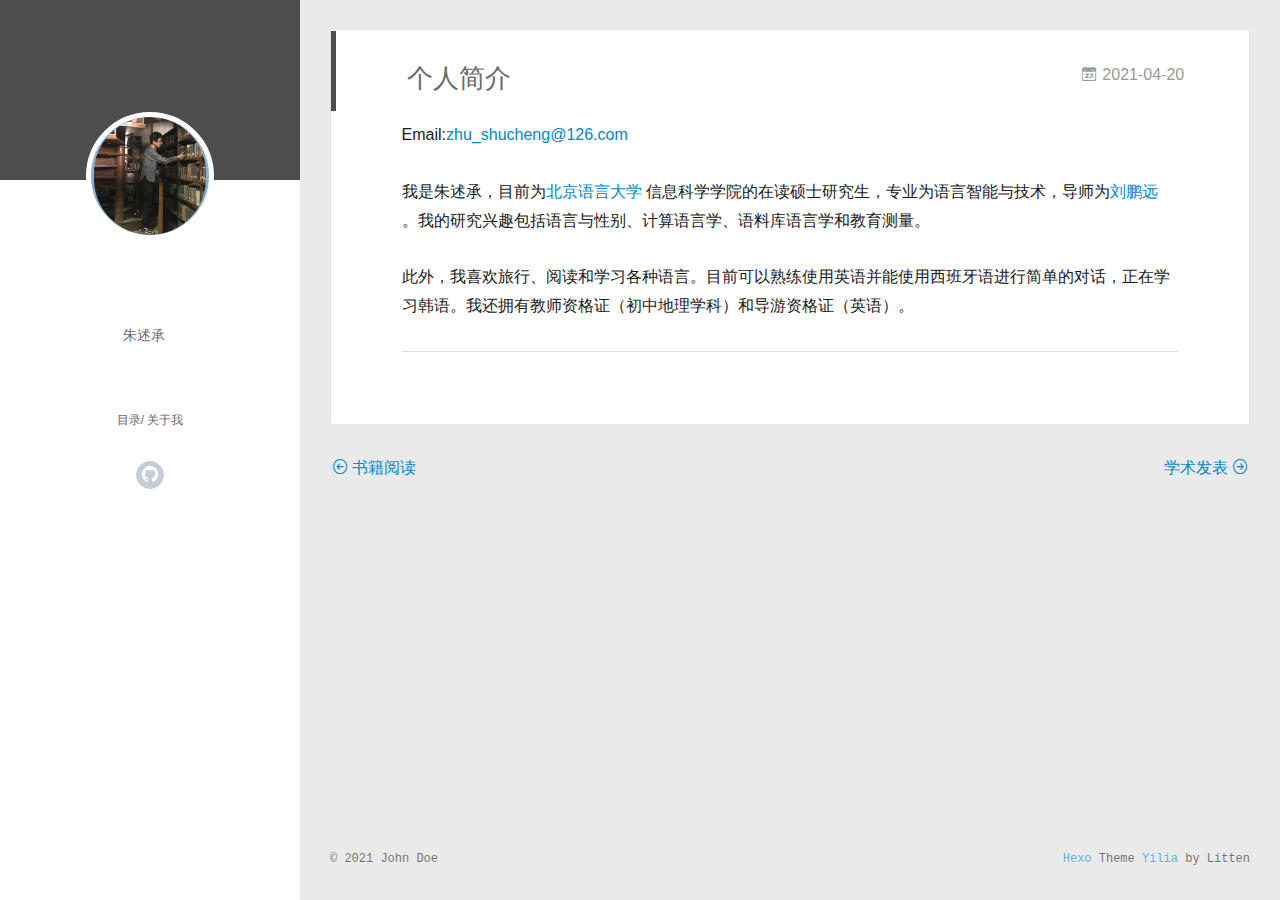
<file: 2021/04/20/个人简介/index.html>
<!DOCTYPE html>
<html>
<head>
  <meta charset="utf-8">
  
  <meta name="renderer" content="webkit">
  <meta http-equiv="X-UA-Compatible" content="IE=edge" >
  <link rel="dns-prefetch" href="http://example.com">
  <title>个人简介 | Hexo</title>
  <meta name="viewport" content="width=device-width, initial-scale=1, maximum-scale=1">
  <meta name="description" content="Email:&amp;#x7a;&amp;#x68;&amp;#x75;&amp;#95;&amp;#x73;&amp;#x68;&amp;#x75;&amp;#x63;&amp;#x68;&amp;#101;&amp;#110;&amp;#x67;&amp;#x40;&amp;#x31;&amp;#50;&amp;#x36;&amp;#46;&amp;#x63;&amp;#111;&amp;#x6d; 我是朱述承，目前为北京语言大学 信息科学学院的在读硕士研究生，专业为语言智能与技术，导师为刘鹏远 。我的研究兴趣包括语言与性别、计算语言学、语料库语言学">
<meta property="og:type" content="article">
<meta property="og:title" content="个人简介">
<meta property="og:url" content="http://example.com/2021/04/20/%E4%B8%AA%E4%BA%BA%E7%AE%80%E4%BB%8B/index.html">
<meta property="og:site_name" content="Hexo">
<meta property="og:description" content="Email:&amp;#x7a;&amp;#x68;&amp;#x75;&amp;#95;&amp;#x73;&amp;#x68;&amp;#x75;&amp;#x63;&amp;#x68;&amp;#101;&amp;#110;&amp;#x67;&amp;#x40;&amp;#x31;&amp;#50;&amp;#x36;&amp;#46;&amp;#x63;&amp;#111;&amp;#x6d; 我是朱述承，目前为北京语言大学 信息科学学院的在读硕士研究生，专业为语言智能与技术，导师为刘鹏远 。我的研究兴趣包括语言与性别、计算语言学、语料库语言学">
<meta property="og:locale" content="en_US">
<meta property="article:published_time" content="2021-04-20T10:05:33.642Z">
<meta property="article:modified_time" content="2021-04-21T04:59:53.217Z">
<meta property="article:author" content="John Doe">
<meta name="twitter:card" content="summary">
  
    <link rel="alternative" href="/atom.xml" title="Hexo" type="application/atom+xml">
  
  
    <link rel="icon" href="/favicon.png">
  
  <link rel="stylesheet" type="text/css" href="/./main.0cf68a.css">
  <style type="text/css">
  
    #container.show {
      background: linear-gradient(200deg,#a0cfe4,#e8c37e);
    }
  </style>
  

  

<meta name="generator" content="Hexo 5.4.0"></head>

<body>
  <div id="container" q-class="show:isCtnShow">
    <canvas id="anm-canvas" class="anm-canvas"></canvas>
    <div class="left-col" q-class="show:isShow">
      
<div class="overlay" style="background: #4d4d4d"></div>
<div class="intrude-less">
	<header id="header" class="inner">
		<a href="/" class="profilepic">
			<img src="/assets/avatar.jpg" class="js-avatar show">
		</a>
		<hgroup>
		  <h1 class="header-author"><a href="/"></a></h1>
		</hgroup>
		

		<nav class="header-menu">
			<ul>
			
				<li><a target="_blank" rel="noopener" href="https://zhushucheng.github.io">朱述承</a></li>
	        
			</ul>
		</nav>
		<nav class="header-smart-menu">
    		
    			
    			<a q-on="click: openSlider(e, 'innerArchive')" href="javascript:void(0)">目录</a>
    			
            
    			
    			<a q-on="click: openSlider(e, 'aboutme')" href="javascript:void(0)">关于我</a>
    			
            
		</nav>
		<nav class="header-nav">
			<div class="social">
				
					<a class="github" target="_blank" href="https://github.com/zhushucheng" title="github"><i class="icon-github"></i></a>
		        
			</div>
		</nav>
	</header>		
</div>

    </div>
    <div class="mid-col" q-class="show:isShow,hide:isShow|isFalse">
      
<nav id="mobile-nav">
  	<div class="overlay js-overlay" style="background: #4d4d4d"></div>
	<div class="btnctn js-mobile-btnctn">
  		<div class="slider-trigger list" q-on="click: openSlider(e)"><i class="icon icon-sort"></i></div>
	</div>
	<div class="intrude-less">
		<header id="header" class="inner">
			<div class="profilepic">
				<img src="/assets/avatar.jpg" class="js-avatar">
			</div>
			<hgroup>
			  <h1 class="header-author js-header-author"></h1>
			</hgroup>
			
			
			
				
			
			
			
			<nav class="header-nav">
				<div class="social">
					
						<a class="github" target="_blank" href="https://github.com/zhushucheng" title="github"><i class="icon-github"></i></a>
			        
				</div>
			</nav>

			<nav class="header-menu js-header-menu">
				<ul style="width: 50%">
				
				
					<li style="width: 100%"><a target="_blank" rel="noopener" href="https://zhushucheng.github.io">朱述承</a></li>
		        
				</ul>
			</nav>
		</header>				
	</div>
	<div class="mobile-mask" style="display:none" q-show="isShow"></div>
</nav>

      <div id="wrapper" class="body-wrap">
        <div class="menu-l">
          <div class="canvas-wrap">
            <canvas data-colors="#eaeaea" data-sectionHeight="100" data-contentId="js-content" id="myCanvas1" class="anm-canvas"></canvas>
          </div>
          <div id="js-content" class="content-ll">
            <article id="post-个人简介" class="article article-type-post " itemscope itemprop="blogPost">
  <div class="article-inner">
    
      <header class="article-header">
        
  
    <h1 class="article-title" itemprop="name">
      个人简介
    </h1>
  

        
        <a href="/2021/04/20/%E4%B8%AA%E4%BA%BA%E7%AE%80%E4%BB%8B/" class="archive-article-date">
  	<time datetime="2021-04-20T10:05:33.642Z" itemprop="datePublished"><i class="icon-calendar icon"></i>2021-04-20</time>
</a>
        
      </header>
    
    <div class="article-entry" itemprop="articleBody">
      
        <p>Email:<a href="mailto:&#x7a;&#x68;&#x75;&#95;&#x73;&#x68;&#x75;&#x63;&#x68;&#101;&#110;&#x67;&#x40;&#x31;&#50;&#x36;&#46;&#x63;&#111;&#x6d;">&#x7a;&#x68;&#x75;&#95;&#x73;&#x68;&#x75;&#x63;&#x68;&#101;&#110;&#x67;&#x40;&#x31;&#50;&#x36;&#46;&#x63;&#111;&#x6d;</a></p>
<p>我是朱述承，目前为<a target="_blank" rel="noopener" href="http://www.blcu.edu.cn/">北京语言大学</a> 信息科学学院的在读硕士研究生，专业为语言智能与技术，导师为<a target="_blank" rel="noopener" href="https://faculty.blcu.edu.cn/liupengyuan/zh_CN/index.htm">刘鹏远</a> 。我的研究兴趣包括语言与性别、计算语言学、语料库语言学和教育测量。</p>
<p>此外，我喜欢旅行、阅读和学习各种语言。目前可以熟练使用英语并能使用西班牙语进行简单的对话，正在学习韩语。我还拥有教师资格证（初中地理学科）和导游资格证（英语）。</p>

      

      
    </div>
    <div class="article-info article-info-index">
      
      
      

      

      
      <div class="clearfix"></div>
    </div>
  </div>
</article>

  
<nav id="article-nav">
  
    <a href="/2021/04/20/%E4%B9%A6%E7%B1%8D%E9%98%85%E8%AF%BB/" id="article-nav-newer" class="article-nav-link-wrap">
      <i class="icon-circle-left"></i>
      <div class="article-nav-title">
        
          书籍阅读
        
      </div>
    </a>
  
  
    <a href="/2021/04/20/%E5%AD%A6%E6%9C%AF%E5%8F%91%E8%A1%A8/" id="article-nav-older" class="article-nav-link-wrap">
      <div class="article-nav-title">学术发表</div>
      <i class="icon-circle-right"></i>
    </a>
  
</nav>


<aside class="wrap-side-operation">
    <div class="mod-side-operation">
        
        <div class="jump-container" id="js-jump-container" style="display:none;">
            <a href="javascript:void(0)" class="mod-side-operation__jump-to-top">
                <i class="icon-font icon-back"></i>
            </a>
            <div id="js-jump-plan-container" class="jump-plan-container" style="top: -11px;">
                <i class="icon-font icon-plane jump-plane"></i>
            </div>
        </div>
        
        
    </div>
</aside>



  
  
  

  

  

  


          </div>
        </div>
      </div>
      <footer id="footer">
  <div class="outer">
    <div id="footer-info">
    	<div class="footer-left">
    		&copy; 2021 John Doe
    	</div>
      	<div class="footer-right">
      		<a href="http://hexo.io/" target="_blank">Hexo</a>  Theme <a href="https://github.com/litten/hexo-theme-yilia" target="_blank">Yilia</a> by Litten
      	</div>
    </div>
  </div>
</footer>
    </div>
    <script>
	var yiliaConfig = {
		mathjax: false,
		isHome: false,
		isPost: true,
		isArchive: false,
		isTag: false,
		isCategory: false,
		open_in_new: false,
		toc_hide_index: true,
		root: "/",
		innerArchive: true,
		showTags: false
	}
</script>

<script>!function(t){function n(e){if(r[e])return r[e].exports;var i=r[e]={exports:{},id:e,loaded:!1};return t[e].call(i.exports,i,i.exports,n),i.loaded=!0,i.exports}var r={};n.m=t,n.c=r,n.p="./",n(0)}([function(t,n,r){r(195),t.exports=r(191)},function(t,n,r){var e=r(3),i=r(52),o=r(27),u=r(28),c=r(53),f="prototype",a=function(t,n,r){var s,l,h,v,p=t&a.F,d=t&a.G,y=t&a.S,g=t&a.P,b=t&a.B,m=d?e:y?e[n]||(e[n]={}):(e[n]||{})[f],x=d?i:i[n]||(i[n]={}),w=x[f]||(x[f]={});d&&(r=n);for(s in r)l=!p&&m&&void 0!==m[s],h=(l?m:r)[s],v=b&&l?c(h,e):g&&"function"==typeof h?c(Function.call,h):h,m&&u(m,s,h,t&a.U),x[s]!=h&&o(x,s,v),g&&w[s]!=h&&(w[s]=h)};e.core=i,a.F=1,a.G=2,a.S=4,a.P=8,a.B=16,a.W=32,a.U=64,a.R=128,t.exports=a},function(t,n,r){var e=r(6);t.exports=function(t){if(!e(t))throw TypeError(t+" is not an object!");return t}},function(t,n){var r=t.exports="undefined"!=typeof window&&window.Math==Math?window:"undefined"!=typeof self&&self.Math==Math?self:Function("return this")();"number"==typeof __g&&(__g=r)},function(t,n){t.exports=function(t){try{return!!t()}catch(t){return!0}}},function(t,n){var r=t.exports="undefined"!=typeof window&&window.Math==Math?window:"undefined"!=typeof self&&self.Math==Math?self:Function("return this")();"number"==typeof __g&&(__g=r)},function(t,n){t.exports=function(t){return"object"==typeof t?null!==t:"function"==typeof t}},function(t,n,r){var e=r(126)("wks"),i=r(76),o=r(3).Symbol,u="function"==typeof o;(t.exports=function(t){return e[t]||(e[t]=u&&o[t]||(u?o:i)("Symbol."+t))}).store=e},function(t,n){var r={}.hasOwnProperty;t.exports=function(t,n){return r.call(t,n)}},function(t,n,r){var e=r(94),i=r(33);t.exports=function(t){return e(i(t))}},function(t,n,r){t.exports=!r(4)(function(){return 7!=Object.defineProperty({},"a",{get:function(){return 7}}).a})},function(t,n,r){var e=r(2),i=r(167),o=r(50),u=Object.defineProperty;n.f=r(10)?Object.defineProperty:function(t,n,r){if(e(t),n=o(n,!0),e(r),i)try{return u(t,n,r)}catch(t){}if("get"in r||"set"in r)throw TypeError("Accessors not supported!");return"value"in r&&(t[n]=r.value),t}},function(t,n,r){t.exports=!r(18)(function(){return 7!=Object.defineProperty({},"a",{get:function(){return 7}}).a})},function(t,n,r){var e=r(14),i=r(22);t.exports=r(12)?function(t,n,r){return e.f(t,n,i(1,r))}:function(t,n,r){return t[n]=r,t}},function(t,n,r){var e=r(20),i=r(58),o=r(42),u=Object.defineProperty;n.f=r(12)?Object.defineProperty:function(t,n,r){if(e(t),n=o(n,!0),e(r),i)try{return u(t,n,r)}catch(t){}if("get"in r||"set"in r)throw TypeError("Accessors not supported!");return"value"in r&&(t[n]=r.value),t}},function(t,n,r){var e=r(40)("wks"),i=r(23),o=r(5).Symbol,u="function"==typeof o;(t.exports=function(t){return e[t]||(e[t]=u&&o[t]||(u?o:i)("Symbol."+t))}).store=e},function(t,n,r){var e=r(67),i=Math.min;t.exports=function(t){return t>0?i(e(t),9007199254740991):0}},function(t,n,r){var e=r(46);t.exports=function(t){return Object(e(t))}},function(t,n){t.exports=function(t){try{return!!t()}catch(t){return!0}}},function(t,n,r){var e=r(63),i=r(34);t.exports=Object.keys||function(t){return e(t,i)}},function(t,n,r){var e=r(21);t.exports=function(t){if(!e(t))throw TypeError(t+" is not an object!");return t}},function(t,n){t.exports=function(t){return"object"==typeof t?null!==t:"function"==typeof t}},function(t,n){t.exports=function(t,n){return{enumerable:!(1&t),configurable:!(2&t),writable:!(4&t),value:n}}},function(t,n){var r=0,e=Math.random();t.exports=function(t){return"Symbol(".concat(void 0===t?"":t,")_",(++r+e).toString(36))}},function(t,n){var r={}.hasOwnProperty;t.exports=function(t,n){return r.call(t,n)}},function(t,n){var r=t.exports={version:"2.4.0"};"number"==typeof __e&&(__e=r)},function(t,n){t.exports=function(t){if("function"!=typeof t)throw TypeError(t+" is not a function!");return t}},function(t,n,r){var e=r(11),i=r(66);t.exports=r(10)?function(t,n,r){return e.f(t,n,i(1,r))}:function(t,n,r){return t[n]=r,t}},function(t,n,r){var e=r(3),i=r(27),o=r(24),u=r(76)("src"),c="toString",f=Function[c],a=(""+f).split(c);r(52).inspectSource=function(t){return f.call(t)},(t.exports=function(t,n,r,c){var f="function"==typeof r;f&&(o(r,"name")||i(r,"name",n)),t[n]!==r&&(f&&(o(r,u)||i(r,u,t[n]?""+t[n]:a.join(String(n)))),t===e?t[n]=r:c?t[n]?t[n]=r:i(t,n,r):(delete t[n],i(t,n,r)))})(Function.prototype,c,function(){return"function"==typeof this&&this[u]||f.call(this)})},function(t,n,r){var e=r(1),i=r(4),o=r(46),u=function(t,n,r,e){var i=String(o(t)),u="<"+n;return""!==r&&(u+=" "+r+'="'+String(e).replace(/"/g,"&quot;")+'"'),u+">"+i+"</"+n+">"};t.exports=function(t,n){var r={};r[t]=n(u),e(e.P+e.F*i(function(){var n=""[t]('"');return n!==n.toLowerCase()||n.split('"').length>3}),"String",r)}},function(t,n,r){var e=r(115),i=r(46);t.exports=function(t){return e(i(t))}},function(t,n,r){var e=r(116),i=r(66),o=r(30),u=r(50),c=r(24),f=r(167),a=Object.getOwnPropertyDescriptor;n.f=r(10)?a:function(t,n){if(t=o(t),n=u(n,!0),f)try{return a(t,n)}catch(t){}if(c(t,n))return i(!e.f.call(t,n),t[n])}},function(t,n,r){var e=r(24),i=r(17),o=r(145)("IE_PROTO"),u=Object.prototype;t.exports=Object.getPrototypeOf||function(t){return t=i(t),e(t,o)?t[o]:"function"==typeof t.constructor&&t instanceof t.constructor?t.constructor.prototype:t instanceof Object?u:null}},function(t,n){t.exports=function(t){if(void 0==t)throw TypeError("Can't call method on  "+t);return t}},function(t,n){t.exports="constructor,hasOwnProperty,isPrototypeOf,propertyIsEnumerable,toLocaleString,toString,valueOf".split(",")},function(t,n){t.exports={}},function(t,n){t.exports=!0},function(t,n){n.f={}.propertyIsEnumerable},function(t,n,r){var e=r(14).f,i=r(8),o=r(15)("toStringTag");t.exports=function(t,n,r){t&&!i(t=r?t:t.prototype,o)&&e(t,o,{configurable:!0,value:n})}},function(t,n,r){var e=r(40)("keys"),i=r(23);t.exports=function(t){return e[t]||(e[t]=i(t))}},function(t,n,r){var e=r(5),i="__core-js_shared__",o=e[i]||(e[i]={});t.exports=function(t){return o[t]||(o[t]={})}},function(t,n){var r=Math.ceil,e=Math.floor;t.exports=function(t){return isNaN(t=+t)?0:(t>0?e:r)(t)}},function(t,n,r){var e=r(21);t.exports=function(t,n){if(!e(t))return t;var r,i;if(n&&"function"==typeof(r=t.toString)&&!e(i=r.call(t)))return i;if("function"==typeof(r=t.valueOf)&&!e(i=r.call(t)))return i;if(!n&&"function"==typeof(r=t.toString)&&!e(i=r.call(t)))return i;throw TypeError("Can't convert object to primitive value")}},function(t,n,r){var e=r(5),i=r(25),o=r(36),u=r(44),c=r(14).f;t.exports=function(t){var n=i.Symbol||(i.Symbol=o?{}:e.Symbol||{});"_"==t.charAt(0)||t in n||c(n,t,{value:u.f(t)})}},function(t,n,r){n.f=r(15)},function(t,n){var r={}.toString;t.exports=function(t){return r.call(t).slice(8,-1)}},function(t,n){t.exports=function(t){if(void 0==t)throw TypeError("Can't call method on  "+t);return t}},function(t,n,r){var e=r(4);t.exports=function(t,n){return!!t&&e(function(){n?t.call(null,function(){},1):t.call(null)})}},function(t,n,r){var e=r(53),i=r(115),o=r(17),u=r(16),c=r(203);t.exports=function(t,n){var r=1==t,f=2==t,a=3==t,s=4==t,l=6==t,h=5==t||l,v=n||c;return function(n,c,p){for(var d,y,g=o(n),b=i(g),m=e(c,p,3),x=u(b.length),w=0,S=r?v(n,x):f?v(n,0):void 0;x>w;w++)if((h||w in b)&&(d=b[w],y=m(d,w,g),t))if(r)S[w]=y;else if(y)switch(t){case 3:return!0;case 5:return d;case 6:return w;case 2:S.push(d)}else if(s)return!1;return l?-1:a||s?s:S}}},function(t,n,r){var e=r(1),i=r(52),o=r(4);t.exports=function(t,n){var r=(i.Object||{})[t]||Object[t],u={};u[t]=n(r),e(e.S+e.F*o(function(){r(1)}),"Object",u)}},function(t,n,r){var e=r(6);t.exports=function(t,n){if(!e(t))return t;var r,i;if(n&&"function"==typeof(r=t.toString)&&!e(i=r.call(t)))return i;if("function"==typeof(r=t.valueOf)&&!e(i=r.call(t)))return i;if(!n&&"function"==typeof(r=t.toString)&&!e(i=r.call(t)))return i;throw TypeError("Can't convert object to primitive value")}},function(t,n,r){var e=r(5),i=r(25),o=r(91),u=r(13),c="prototype",f=function(t,n,r){var a,s,l,h=t&f.F,v=t&f.G,p=t&f.S,d=t&f.P,y=t&f.B,g=t&f.W,b=v?i:i[n]||(i[n]={}),m=b[c],x=v?e:p?e[n]:(e[n]||{})[c];v&&(r=n);for(a in r)(s=!h&&x&&void 0!==x[a])&&a in b||(l=s?x[a]:r[a],b[a]=v&&"function"!=typeof x[a]?r[a]:y&&s?o(l,e):g&&x[a]==l?function(t){var n=function(n,r,e){if(this instanceof t){switch(arguments.length){case 0:return new t;case 1:return new t(n);case 2:return new t(n,r)}return new t(n,r,e)}return t.apply(this,arguments)};return n[c]=t[c],n}(l):d&&"function"==typeof l?o(Function.call,l):l,d&&((b.virtual||(b.virtual={}))[a]=l,t&f.R&&m&&!m[a]&&u(m,a,l)))};f.F=1,f.G=2,f.S=4,f.P=8,f.B=16,f.W=32,f.U=64,f.R=128,t.exports=f},function(t,n){var r=t.exports={version:"2.4.0"};"number"==typeof __e&&(__e=r)},function(t,n,r){var e=r(26);t.exports=function(t,n,r){if(e(t),void 0===n)return t;switch(r){case 1:return function(r){return t.call(n,r)};case 2:return function(r,e){return t.call(n,r,e)};case 3:return function(r,e,i){return t.call(n,r,e,i)}}return function(){return t.apply(n,arguments)}}},function(t,n,r){var e=r(183),i=r(1),o=r(126)("metadata"),u=o.store||(o.store=new(r(186))),c=function(t,n,r){var i=u.get(t);if(!i){if(!r)return;u.set(t,i=new e)}var o=i.get(n);if(!o){if(!r)return;i.set(n,o=new e)}return o},f=function(t,n,r){var e=c(n,r,!1);return void 0!==e&&e.has(t)},a=function(t,n,r){var e=c(n,r,!1);return void 0===e?void 0:e.get(t)},s=function(t,n,r,e){c(r,e,!0).set(t,n)},l=function(t,n){var r=c(t,n,!1),e=[];return r&&r.forEach(function(t,n){e.push(n)}),e},h=function(t){return void 0===t||"symbol"==typeof t?t:String(t)},v=function(t){i(i.S,"Reflect",t)};t.exports={store:u,map:c,has:f,get:a,set:s,keys:l,key:h,exp:v}},function(t,n,r){"use strict";if(r(10)){var e=r(69),i=r(3),o=r(4),u=r(1),c=r(127),f=r(152),a=r(53),s=r(68),l=r(66),h=r(27),v=r(73),p=r(67),d=r(16),y=r(75),g=r(50),b=r(24),m=r(180),x=r(114),w=r(6),S=r(17),_=r(137),O=r(70),E=r(32),P=r(71).f,j=r(154),F=r(76),M=r(7),A=r(48),N=r(117),T=r(146),I=r(155),k=r(80),L=r(123),R=r(74),C=r(130),D=r(160),U=r(11),W=r(31),G=U.f,B=W.f,V=i.RangeError,z=i.TypeError,q=i.Uint8Array,K="ArrayBuffer",J="Shared"+K,Y="BYTES_PER_ELEMENT",H="prototype",$=Array[H],X=f.ArrayBuffer,Q=f.DataView,Z=A(0),tt=A(2),nt=A(3),rt=A(4),et=A(5),it=A(6),ot=N(!0),ut=N(!1),ct=I.values,ft=I.keys,at=I.entries,st=$.lastIndexOf,lt=$.reduce,ht=$.reduceRight,vt=$.join,pt=$.sort,dt=$.slice,yt=$.toString,gt=$.toLocaleString,bt=M("iterator"),mt=M("toStringTag"),xt=F("typed_constructor"),wt=F("def_constructor"),St=c.CONSTR,_t=c.TYPED,Ot=c.VIEW,Et="Wrong length!",Pt=A(1,function(t,n){return Tt(T(t,t[wt]),n)}),jt=o(function(){return 1===new q(new Uint16Array([1]).buffer)[0]}),Ft=!!q&&!!q[H].set&&o(function(){new q(1).set({})}),Mt=function(t,n){if(void 0===t)throw z(Et);var r=+t,e=d(t);if(n&&!m(r,e))throw V(Et);return e},At=function(t,n){var r=p(t);if(r<0||r%n)throw V("Wrong offset!");return r},Nt=function(t){if(w(t)&&_t in t)return t;throw z(t+" is not a typed array!")},Tt=function(t,n){if(!(w(t)&&xt in t))throw z("It is not a typed array constructor!");return new t(n)},It=function(t,n){return kt(T(t,t[wt]),n)},kt=function(t,n){for(var r=0,e=n.length,i=Tt(t,e);e>r;)i[r]=n[r++];return i},Lt=function(t,n,r){G(t,n,{get:function(){return this._d[r]}})},Rt=function(t){var n,r,e,i,o,u,c=S(t),f=arguments.length,s=f>1?arguments[1]:void 0,l=void 0!==s,h=j(c);if(void 0!=h&&!_(h)){for(u=h.call(c),e=[],n=0;!(o=u.next()).done;n++)e.push(o.value);c=e}for(l&&f>2&&(s=a(s,arguments[2],2)),n=0,r=d(c.length),i=Tt(this,r);r>n;n++)i[n]=l?s(c[n],n):c[n];return i},Ct=function(){for(var t=0,n=arguments.length,r=Tt(this,n);n>t;)r[t]=arguments[t++];return r},Dt=!!q&&o(function(){gt.call(new q(1))}),Ut=function(){return gt.apply(Dt?dt.call(Nt(this)):Nt(this),arguments)},Wt={copyWithin:function(t,n){return D.call(Nt(this),t,n,arguments.length>2?arguments[2]:void 0)},every:function(t){return rt(Nt(this),t,arguments.length>1?arguments[1]:void 0)},fill:function(t){return C.apply(Nt(this),arguments)},filter:function(t){return It(this,tt(Nt(this),t,arguments.length>1?arguments[1]:void 0))},find:function(t){return et(Nt(this),t,arguments.length>1?arguments[1]:void 0)},findIndex:function(t){return it(Nt(this),t,arguments.length>1?arguments[1]:void 0)},forEach:function(t){Z(Nt(this),t,arguments.length>1?arguments[1]:void 0)},indexOf:function(t){return ut(Nt(this),t,arguments.length>1?arguments[1]:void 0)},includes:function(t){return ot(Nt(this),t,arguments.length>1?arguments[1]:void 0)},join:function(t){return vt.apply(Nt(this),arguments)},lastIndexOf:function(t){return st.apply(Nt(this),arguments)},map:function(t){return Pt(Nt(this),t,arguments.length>1?arguments[1]:void 0)},reduce:function(t){return lt.apply(Nt(this),arguments)},reduceRight:function(t){return ht.apply(Nt(this),arguments)},reverse:function(){for(var t,n=this,r=Nt(n).length,e=Math.floor(r/2),i=0;i<e;)t=n[i],n[i++]=n[--r],n[r]=t;return n},some:function(t){return nt(Nt(this),t,arguments.length>1?arguments[1]:void 0)},sort:function(t){return pt.call(Nt(this),t)},subarray:function(t,n){var r=Nt(this),e=r.length,i=y(t,e);return new(T(r,r[wt]))(r.buffer,r.byteOffset+i*r.BYTES_PER_ELEMENT,d((void 0===n?e:y(n,e))-i))}},Gt=function(t,n){return It(this,dt.call(Nt(this),t,n))},Bt=function(t){Nt(this);var n=At(arguments[1],1),r=this.length,e=S(t),i=d(e.length),o=0;if(i+n>r)throw V(Et);for(;o<i;)this[n+o]=e[o++]},Vt={entries:function(){return at.call(Nt(this))},keys:function(){return ft.call(Nt(this))},values:function(){return ct.call(Nt(this))}},zt=function(t,n){return w(t)&&t[_t]&&"symbol"!=typeof n&&n in t&&String(+n)==String(n)},qt=function(t,n){return zt(t,n=g(n,!0))?l(2,t[n]):B(t,n)},Kt=function(t,n,r){return!(zt(t,n=g(n,!0))&&w(r)&&b(r,"value"))||b(r,"get")||b(r,"set")||r.configurable||b(r,"writable")&&!r.writable||b(r,"enumerable")&&!r.enumerable?G(t,n,r):(t[n]=r.value,t)};St||(W.f=qt,U.f=Kt),u(u.S+u.F*!St,"Object",{getOwnPropertyDescriptor:qt,defineProperty:Kt}),o(function(){yt.call({})})&&(yt=gt=function(){return vt.call(this)});var Jt=v({},Wt);v(Jt,Vt),h(Jt,bt,Vt.values),v(Jt,{slice:Gt,set:Bt,constructor:function(){},toString:yt,toLocaleString:Ut}),Lt(Jt,"buffer","b"),Lt(Jt,"byteOffset","o"),Lt(Jt,"byteLength","l"),Lt(Jt,"length","e"),G(Jt,mt,{get:function(){return this[_t]}}),t.exports=function(t,n,r,f){f=!!f;var a=t+(f?"Clamped":"")+"Array",l="Uint8Array"!=a,v="get"+t,p="set"+t,y=i[a],g=y||{},b=y&&E(y),m=!y||!c.ABV,S={},_=y&&y[H],j=function(t,r){var e=t._d;return e.v[v](r*n+e.o,jt)},F=function(t,r,e){var i=t._d;f&&(e=(e=Math.round(e))<0?0:e>255?255:255&e),i.v[p](r*n+i.o,e,jt)},M=function(t,n){G(t,n,{get:function(){return j(this,n)},set:function(t){return F(this,n,t)},enumerable:!0})};m?(y=r(function(t,r,e,i){s(t,y,a,"_d");var o,u,c,f,l=0,v=0;if(w(r)){if(!(r instanceof X||(f=x(r))==K||f==J))return _t in r?kt(y,r):Rt.call(y,r);o=r,v=At(e,n);var p=r.byteLength;if(void 0===i){if(p%n)throw V(Et);if((u=p-v)<0)throw V(Et)}else if((u=d(i)*n)+v>p)throw V(Et);c=u/n}else c=Mt(r,!0),u=c*n,o=new X(u);for(h(t,"_d",{b:o,o:v,l:u,e:c,v:new Q(o)});l<c;)M(t,l++)}),_=y[H]=O(Jt),h(_,"constructor",y)):L(function(t){new y(null),new y(t)},!0)||(y=r(function(t,r,e,i){s(t,y,a);var o;return w(r)?r instanceof X||(o=x(r))==K||o==J?void 0!==i?new g(r,At(e,n),i):void 0!==e?new g(r,At(e,n)):new g(r):_t in r?kt(y,r):Rt.call(y,r):new g(Mt(r,l))}),Z(b!==Function.prototype?P(g).concat(P(b)):P(g),function(t){t in y||h(y,t,g[t])}),y[H]=_,e||(_.constructor=y));var A=_[bt],N=!!A&&("values"==A.name||void 0==A.name),T=Vt.values;h(y,xt,!0),h(_,_t,a),h(_,Ot,!0),h(_,wt,y),(f?new y(1)[mt]==a:mt in _)||G(_,mt,{get:function(){return a}}),S[a]=y,u(u.G+u.W+u.F*(y!=g),S),u(u.S,a,{BYTES_PER_ELEMENT:n,from:Rt,of:Ct}),Y in _||h(_,Y,n),u(u.P,a,Wt),R(a),u(u.P+u.F*Ft,a,{set:Bt}),u(u.P+u.F*!N,a,Vt),u(u.P+u.F*(_.toString!=yt),a,{toString:yt}),u(u.P+u.F*o(function(){new y(1).slice()}),a,{slice:Gt}),u(u.P+u.F*(o(function(){return[1,2].toLocaleString()!=new y([1,2]).toLocaleString()})||!o(function(){_.toLocaleString.call([1,2])})),a,{toLocaleString:Ut}),k[a]=N?A:T,e||N||h(_,bt,T)}}else t.exports=function(){}},function(t,n){var r={}.toString;t.exports=function(t){return r.call(t).slice(8,-1)}},function(t,n,r){var e=r(21),i=r(5).document,o=e(i)&&e(i.createElement);t.exports=function(t){return o?i.createElement(t):{}}},function(t,n,r){t.exports=!r(12)&&!r(18)(function(){return 7!=Object.defineProperty(r(57)("div"),"a",{get:function(){return 7}}).a})},function(t,n,r){"use strict";var e=r(36),i=r(51),o=r(64),u=r(13),c=r(8),f=r(35),a=r(96),s=r(38),l=r(103),h=r(15)("iterator"),v=!([].keys&&"next"in[].keys()),p="keys",d="values",y=function(){return this};t.exports=function(t,n,r,g,b,m,x){a(r,n,g);var w,S,_,O=function(t){if(!v&&t in F)return F[t];switch(t){case p:case d:return function(){return new r(this,t)}}return function(){return new r(this,t)}},E=n+" Iterator",P=b==d,j=!1,F=t.prototype,M=F[h]||F["@@iterator"]||b&&F[b],A=M||O(b),N=b?P?O("entries"):A:void 0,T="Array"==n?F.entries||M:M;if(T&&(_=l(T.call(new t)))!==Object.prototype&&(s(_,E,!0),e||c(_,h)||u(_,h,y)),P&&M&&M.name!==d&&(j=!0,A=function(){return M.call(this)}),e&&!x||!v&&!j&&F[h]||u(F,h,A),f[n]=A,f[E]=y,b)if(w={values:P?A:O(d),keys:m?A:O(p),entries:N},x)for(S in w)S in F||o(F,S,w[S]);else i(i.P+i.F*(v||j),n,w);return w}},function(t,n,r){var e=r(20),i=r(100),o=r(34),u=r(39)("IE_PROTO"),c=function(){},f="prototype",a=function(){var t,n=r(57)("iframe"),e=o.length;for(n.style.display="none",r(93).appendChild(n),n.src="javascript:",t=n.contentWindow.document,t.open(),t.write("<script>document.F=Object<\/script>"),t.close(),a=t.F;e--;)delete a[f][o[e]];return a()};t.exports=Object.create||function(t,n){var r;return null!==t?(c[f]=e(t),r=new c,c[f]=null,r[u]=t):r=a(),void 0===n?r:i(r,n)}},function(t,n,r){var e=r(63),i=r(34).concat("length","prototype");n.f=Object.getOwnPropertyNames||function(t){return e(t,i)}},function(t,n){n.f=Object.getOwnPropertySymbols},function(t,n,r){var e=r(8),i=r(9),o=r(90)(!1),u=r(39)("IE_PROTO");t.exports=function(t,n){var r,c=i(t),f=0,a=[];for(r in c)r!=u&&e(c,r)&&a.push(r);for(;n.length>f;)e(c,r=n[f++])&&(~o(a,r)||a.push(r));return a}},function(t,n,r){t.exports=r(13)},function(t,n,r){var e=r(76)("meta"),i=r(6),o=r(24),u=r(11).f,c=0,f=Object.isExtensible||function(){return!0},a=!r(4)(function(){return f(Object.preventExtensions({}))}),s=function(t){u(t,e,{value:{i:"O"+ ++c,w:{}}})},l=function(t,n){if(!i(t))return"symbol"==typeof t?t:("string"==typeof t?"S":"P")+t;if(!o(t,e)){if(!f(t))return"F";if(!n)return"E";s(t)}return t[e].i},h=function(t,n){if(!o(t,e)){if(!f(t))return!0;if(!n)return!1;s(t)}return t[e].w},v=function(t){return a&&p.NEED&&f(t)&&!o(t,e)&&s(t),t},p=t.exports={KEY:e,NEED:!1,fastKey:l,getWeak:h,onFreeze:v}},function(t,n){t.exports=function(t,n){return{enumerable:!(1&t),configurable:!(2&t),writable:!(4&t),value:n}}},function(t,n){var r=Math.ceil,e=Math.floor;t.exports=function(t){return isNaN(t=+t)?0:(t>0?e:r)(t)}},function(t,n){t.exports=function(t,n,r,e){if(!(t instanceof n)||void 0!==e&&e in t)throw TypeError(r+": incorrect invocation!");return t}},function(t,n){t.exports=!1},function(t,n,r){var e=r(2),i=r(173),o=r(133),u=r(145)("IE_PROTO"),c=function(){},f="prototype",a=function(){var t,n=r(132)("iframe"),e=o.length;for(n.style.display="none",r(135).appendChild(n),n.src="javascript:",t=n.contentWindow.document,t.open(),t.write("<script>document.F=Object<\/script>"),t.close(),a=t.F;e--;)delete a[f][o[e]];return a()};t.exports=Object.create||function(t,n){var r;return null!==t?(c[f]=e(t),r=new c,c[f]=null,r[u]=t):r=a(),void 0===n?r:i(r,n)}},function(t,n,r){var e=r(175),i=r(133).concat("length","prototype");n.f=Object.getOwnPropertyNames||function(t){return e(t,i)}},function(t,n,r){var e=r(175),i=r(133);t.exports=Object.keys||function(t){return e(t,i)}},function(t,n,r){var e=r(28);t.exports=function(t,n,r){for(var i in n)e(t,i,n[i],r);return t}},function(t,n,r){"use strict";var e=r(3),i=r(11),o=r(10),u=r(7)("species");t.exports=function(t){var n=e[t];o&&n&&!n[u]&&i.f(n,u,{configurable:!0,get:function(){return this}})}},function(t,n,r){var e=r(67),i=Math.max,o=Math.min;t.exports=function(t,n){return t=e(t),t<0?i(t+n,0):o(t,n)}},function(t,n){var r=0,e=Math.random();t.exports=function(t){return"Symbol(".concat(void 0===t?"":t,")_",(++r+e).toString(36))}},function(t,n,r){var e=r(33);t.exports=function(t){return Object(e(t))}},function(t,n,r){var e=r(7)("unscopables"),i=Array.prototype;void 0==i[e]&&r(27)(i,e,{}),t.exports=function(t){i[e][t]=!0}},function(t,n,r){var e=r(53),i=r(169),o=r(137),u=r(2),c=r(16),f=r(154),a={},s={},n=t.exports=function(t,n,r,l,h){var v,p,d,y,g=h?function(){return t}:f(t),b=e(r,l,n?2:1),m=0;if("function"!=typeof g)throw TypeError(t+" is not iterable!");if(o(g)){for(v=c(t.length);v>m;m++)if((y=n?b(u(p=t[m])[0],p[1]):b(t[m]))===a||y===s)return y}else for(d=g.call(t);!(p=d.next()).done;)if((y=i(d,b,p.value,n))===a||y===s)return y};n.BREAK=a,n.RETURN=s},function(t,n){t.exports={}},function(t,n,r){var e=r(11).f,i=r(24),o=r(7)("toStringTag");t.exports=function(t,n,r){t&&!i(t=r?t:t.prototype,o)&&e(t,o,{configurable:!0,value:n})}},function(t,n,r){var e=r(1),i=r(46),o=r(4),u=r(150),c="["+u+"]",f="​",a=RegExp("^"+c+c+"*"),s=RegExp(c+c+"*$"),l=function(t,n,r){var i={},c=o(function(){return!!u[t]()||f[t]()!=f}),a=i[t]=c?n(h):u[t];r&&(i[r]=a),e(e.P+e.F*c,"String",i)},h=l.trim=function(t,n){return t=String(i(t)),1&n&&(t=t.replace(a,"")),2&n&&(t=t.replace(s,"")),t};t.exports=l},function(t,n,r){t.exports={default:r(86),__esModule:!0}},function(t,n,r){t.exports={default:r(87),__esModule:!0}},function(t,n,r){"use strict";function e(t){return t&&t.__esModule?t:{default:t}}n.__esModule=!0;var i=r(84),o=e(i),u=r(83),c=e(u),f="function"==typeof c.default&&"symbol"==typeof o.default?function(t){return typeof t}:function(t){return t&&"function"==typeof c.default&&t.constructor===c.default&&t!==c.default.prototype?"symbol":typeof t};n.default="function"==typeof c.default&&"symbol"===f(o.default)?function(t){return void 0===t?"undefined":f(t)}:function(t){return t&&"function"==typeof c.default&&t.constructor===c.default&&t!==c.default.prototype?"symbol":void 0===t?"undefined":f(t)}},function(t,n,r){r(110),r(108),r(111),r(112),t.exports=r(25).Symbol},function(t,n,r){r(109),r(113),t.exports=r(44).f("iterator")},function(t,n){t.exports=function(t){if("function"!=typeof t)throw TypeError(t+" is not a function!");return t}},function(t,n){t.exports=function(){}},function(t,n,r){var e=r(9),i=r(106),o=r(105);t.exports=function(t){return function(n,r,u){var c,f=e(n),a=i(f.length),s=o(u,a);if(t&&r!=r){for(;a>s;)if((c=f[s++])!=c)return!0}else for(;a>s;s++)if((t||s in f)&&f[s]===r)return t||s||0;return!t&&-1}}},function(t,n,r){var e=r(88);t.exports=function(t,n,r){if(e(t),void 0===n)return t;switch(r){case 1:return function(r){return t.call(n,r)};case 2:return function(r,e){return t.call(n,r,e)};case 3:return function(r,e,i){return t.call(n,r,e,i)}}return function(){return t.apply(n,arguments)}}},function(t,n,r){var e=r(19),i=r(62),o=r(37);t.exports=function(t){var n=e(t),r=i.f;if(r)for(var u,c=r(t),f=o.f,a=0;c.length>a;)f.call(t,u=c[a++])&&n.push(u);return n}},function(t,n,r){t.exports=r(5).document&&document.documentElement},function(t,n,r){var e=r(56);t.exports=Object("z").propertyIsEnumerable(0)?Object:function(t){return"String"==e(t)?t.split(""):Object(t)}},function(t,n,r){var e=r(56);t.exports=Array.isArray||function(t){return"Array"==e(t)}},function(t,n,r){"use strict";var e=r(60),i=r(22),o=r(38),u={};r(13)(u,r(15)("iterator"),function(){return this}),t.exports=function(t,n,r){t.prototype=e(u,{next:i(1,r)}),o(t,n+" Iterator")}},function(t,n){t.exports=function(t,n){return{value:n,done:!!t}}},function(t,n,r){var e=r(19),i=r(9);t.exports=function(t,n){for(var r,o=i(t),u=e(o),c=u.length,f=0;c>f;)if(o[r=u[f++]]===n)return r}},function(t,n,r){var e=r(23)("meta"),i=r(21),o=r(8),u=r(14).f,c=0,f=Object.isExtensible||function(){return!0},a=!r(18)(function(){return f(Object.preventExtensions({}))}),s=function(t){u(t,e,{value:{i:"O"+ ++c,w:{}}})},l=function(t,n){if(!i(t))return"symbol"==typeof t?t:("string"==typeof t?"S":"P")+t;if(!o(t,e)){if(!f(t))return"F";if(!n)return"E";s(t)}return t[e].i},h=function(t,n){if(!o(t,e)){if(!f(t))return!0;if(!n)return!1;s(t)}return t[e].w},v=function(t){return a&&p.NEED&&f(t)&&!o(t,e)&&s(t),t},p=t.exports={KEY:e,NEED:!1,fastKey:l,getWeak:h,onFreeze:v}},function(t,n,r){var e=r(14),i=r(20),o=r(19);t.exports=r(12)?Object.defineProperties:function(t,n){i(t);for(var r,u=o(n),c=u.length,f=0;c>f;)e.f(t,r=u[f++],n[r]);return t}},function(t,n,r){var e=r(37),i=r(22),o=r(9),u=r(42),c=r(8),f=r(58),a=Object.getOwnPropertyDescriptor;n.f=r(12)?a:function(t,n){if(t=o(t),n=u(n,!0),f)try{return a(t,n)}catch(t){}if(c(t,n))return i(!e.f.call(t,n),t[n])}},function(t,n,r){var e=r(9),i=r(61).f,o={}.toString,u="object"==typeof window&&window&&Object.getOwnPropertyNames?Object.getOwnPropertyNames(window):[],c=function(t){try{return i(t)}catch(t){return u.slice()}};t.exports.f=function(t){return u&&"[object Window]"==o.call(t)?c(t):i(e(t))}},function(t,n,r){var e=r(8),i=r(77),o=r(39)("IE_PROTO"),u=Object.prototype;t.exports=Object.getPrototypeOf||function(t){return t=i(t),e(t,o)?t[o]:"function"==typeof t.constructor&&t instanceof t.constructor?t.constructor.prototype:t instanceof Object?u:null}},function(t,n,r){var e=r(41),i=r(33);t.exports=function(t){return function(n,r){var o,u,c=String(i(n)),f=e(r),a=c.length;return f<0||f>=a?t?"":void 0:(o=c.charCodeAt(f),o<55296||o>56319||f+1===a||(u=c.charCodeAt(f+1))<56320||u>57343?t?c.charAt(f):o:t?c.slice(f,f+2):u-56320+(o-55296<<10)+65536)}}},function(t,n,r){var e=r(41),i=Math.max,o=Math.min;t.exports=function(t,n){return t=e(t),t<0?i(t+n,0):o(t,n)}},function(t,n,r){var e=r(41),i=Math.min;t.exports=function(t){return t>0?i(e(t),9007199254740991):0}},function(t,n,r){"use strict";var e=r(89),i=r(97),o=r(35),u=r(9);t.exports=r(59)(Array,"Array",function(t,n){this._t=u(t),this._i=0,this._k=n},function(){var t=this._t,n=this._k,r=this._i++;return!t||r>=t.length?(this._t=void 0,i(1)):"keys"==n?i(0,r):"values"==n?i(0,t[r]):i(0,[r,t[r]])},"values"),o.Arguments=o.Array,e("keys"),e("values"),e("entries")},function(t,n){},function(t,n,r){"use strict";var e=r(104)(!0);r(59)(String,"String",function(t){this._t=String(t),this._i=0},function(){var t,n=this._t,r=this._i;return r>=n.length?{value:void 0,done:!0}:(t=e(n,r),this._i+=t.length,{value:t,done:!1})})},function(t,n,r){"use strict";var e=r(5),i=r(8),o=r(12),u=r(51),c=r(64),f=r(99).KEY,a=r(18),s=r(40),l=r(38),h=r(23),v=r(15),p=r(44),d=r(43),y=r(98),g=r(92),b=r(95),m=r(20),x=r(9),w=r(42),S=r(22),_=r(60),O=r(102),E=r(101),P=r(14),j=r(19),F=E.f,M=P.f,A=O.f,N=e.Symbol,T=e.JSON,I=T&&T.stringify,k="prototype",L=v("_hidden"),R=v("toPrimitive"),C={}.propertyIsEnumerable,D=s("symbol-registry"),U=s("symbols"),W=s("op-symbols"),G=Object[k],B="function"==typeof N,V=e.QObject,z=!V||!V[k]||!V[k].findChild,q=o&&a(function(){return 7!=_(M({},"a",{get:function(){return M(this,"a",{value:7}).a}})).a})?function(t,n,r){var e=F(G,n);e&&delete G[n],M(t,n,r),e&&t!==G&&M(G,n,e)}:M,K=function(t){var n=U[t]=_(N[k]);return n._k=t,n},J=B&&"symbol"==typeof N.iterator?function(t){return"symbol"==typeof t}:function(t){return t instanceof N},Y=function(t,n,r){return t===G&&Y(W,n,r),m(t),n=w(n,!0),m(r),i(U,n)?(r.enumerable?(i(t,L)&&t[L][n]&&(t[L][n]=!1),r=_(r,{enumerable:S(0,!1)})):(i(t,L)||M(t,L,S(1,{})),t[L][n]=!0),q(t,n,r)):M(t,n,r)},H=function(t,n){m(t);for(var r,e=g(n=x(n)),i=0,o=e.length;o>i;)Y(t,r=e[i++],n[r]);return t},$=function(t,n){return void 0===n?_(t):H(_(t),n)},X=function(t){var n=C.call(this,t=w(t,!0));return!(this===G&&i(U,t)&&!i(W,t))&&(!(n||!i(this,t)||!i(U,t)||i(this,L)&&this[L][t])||n)},Q=function(t,n){if(t=x(t),n=w(n,!0),t!==G||!i(U,n)||i(W,n)){var r=F(t,n);return!r||!i(U,n)||i(t,L)&&t[L][n]||(r.enumerable=!0),r}},Z=function(t){for(var n,r=A(x(t)),e=[],o=0;r.length>o;)i(U,n=r[o++])||n==L||n==f||e.push(n);return e},tt=function(t){for(var n,r=t===G,e=A(r?W:x(t)),o=[],u=0;e.length>u;)!i(U,n=e[u++])||r&&!i(G,n)||o.push(U[n]);return o};B||(N=function(){if(this instanceof N)throw TypeError("Symbol is not a constructor!");var t=h(arguments.length>0?arguments[0]:void 0),n=function(r){this===G&&n.call(W,r),i(this,L)&&i(this[L],t)&&(this[L][t]=!1),q(this,t,S(1,r))};return o&&z&&q(G,t,{configurable:!0,set:n}),K(t)},c(N[k],"toString",function(){return this._k}),E.f=Q,P.f=Y,r(61).f=O.f=Z,r(37).f=X,r(62).f=tt,o&&!r(36)&&c(G,"propertyIsEnumerable",X,!0),p.f=function(t){return K(v(t))}),u(u.G+u.W+u.F*!B,{Symbol:N});for(var nt="hasInstance,isConcatSpreadable,iterator,match,replace,search,species,split,toPrimitive,toStringTag,unscopables".split(","),rt=0;nt.length>rt;)v(nt[rt++]);for(var nt=j(v.store),rt=0;nt.length>rt;)d(nt[rt++]);u(u.S+u.F*!B,"Symbol",{for:function(t){return i(D,t+="")?D[t]:D[t]=N(t)},keyFor:function(t){if(J(t))return y(D,t);throw TypeError(t+" is not a symbol!")},useSetter:function(){z=!0},useSimple:function(){z=!1}}),u(u.S+u.F*!B,"Object",{create:$,defineProperty:Y,defineProperties:H,getOwnPropertyDescriptor:Q,getOwnPropertyNames:Z,getOwnPropertySymbols:tt}),T&&u(u.S+u.F*(!B||a(function(){var t=N();return"[null]"!=I([t])||"{}"!=I({a:t})||"{}"!=I(Object(t))})),"JSON",{stringify:function(t){if(void 0!==t&&!J(t)){for(var n,r,e=[t],i=1;arguments.length>i;)e.push(arguments[i++]);return n=e[1],"function"==typeof n&&(r=n),!r&&b(n)||(n=function(t,n){if(r&&(n=r.call(this,t,n)),!J(n))return n}),e[1]=n,I.apply(T,e)}}}),N[k][R]||r(13)(N[k],R,N[k].valueOf),l(N,"Symbol"),l(Math,"Math",!0),l(e.JSON,"JSON",!0)},function(t,n,r){r(43)("asyncIterator")},function(t,n,r){r(43)("observable")},function(t,n,r){r(107);for(var e=r(5),i=r(13),o=r(35),u=r(15)("toStringTag"),c=["NodeList","DOMTokenList","MediaList","StyleSheetList","CSSRuleList"],f=0;f<5;f++){var a=c[f],s=e[a],l=s&&s.prototype;l&&!l[u]&&i(l,u,a),o[a]=o.Array}},function(t,n,r){var e=r(45),i=r(7)("toStringTag"),o="Arguments"==e(function(){return arguments}()),u=function(t,n){try{return t[n]}catch(t){}};t.exports=function(t){var n,r,c;return void 0===t?"Undefined":null===t?"Null":"string"==typeof(r=u(n=Object(t),i))?r:o?e(n):"Object"==(c=e(n))&&"function"==typeof n.callee?"Arguments":c}},function(t,n,r){var e=r(45);t.exports=Object("z").propertyIsEnumerable(0)?Object:function(t){return"String"==e(t)?t.split(""):Object(t)}},function(t,n){n.f={}.propertyIsEnumerable},function(t,n,r){var e=r(30),i=r(16),o=r(75);t.exports=function(t){return function(n,r,u){var c,f=e(n),a=i(f.length),s=o(u,a);if(t&&r!=r){for(;a>s;)if((c=f[s++])!=c)return!0}else for(;a>s;s++)if((t||s in f)&&f[s]===r)return t||s||0;return!t&&-1}}},function(t,n,r){"use strict";var e=r(3),i=r(1),o=r(28),u=r(73),c=r(65),f=r(79),a=r(68),s=r(6),l=r(4),h=r(123),v=r(81),p=r(136);t.exports=function(t,n,r,d,y,g){var b=e[t],m=b,x=y?"set":"add",w=m&&m.prototype,S={},_=function(t){var n=w[t];o(w,t,"delete"==t?function(t){return!(g&&!s(t))&&n.call(this,0===t?0:t)}:"has"==t?function(t){return!(g&&!s(t))&&n.call(this,0===t?0:t)}:"get"==t?function(t){return g&&!s(t)?void 0:n.call(this,0===t?0:t)}:"add"==t?function(t){return n.call(this,0===t?0:t),this}:function(t,r){return n.call(this,0===t?0:t,r),this})};if("function"==typeof m&&(g||w.forEach&&!l(function(){(new m).entries().next()}))){var O=new m,E=O[x](g?{}:-0,1)!=O,P=l(function(){O.has(1)}),j=h(function(t){new m(t)}),F=!g&&l(function(){for(var t=new m,n=5;n--;)t[x](n,n);return!t.has(-0)});j||(m=n(function(n,r){a(n,m,t);var e=p(new b,n,m);return void 0!=r&&f(r,y,e[x],e),e}),m.prototype=w,w.constructor=m),(P||F)&&(_("delete"),_("has"),y&&_("get")),(F||E)&&_(x),g&&w.clear&&delete w.clear}else m=d.getConstructor(n,t,y,x),u(m.prototype,r),c.NEED=!0;return v(m,t),S[t]=m,i(i.G+i.W+i.F*(m!=b),S),g||d.setStrong(m,t,y),m}},function(t,n,r){"use strict";var e=r(27),i=r(28),o=r(4),u=r(46),c=r(7);t.exports=function(t,n,r){var f=c(t),a=r(u,f,""[t]),s=a[0],l=a[1];o(function(){var n={};return n[f]=function(){return 7},7!=""[t](n)})&&(i(String.prototype,t,s),e(RegExp.prototype,f,2==n?function(t,n){return l.call(t,this,n)}:function(t){return l.call(t,this)}))}
},function(t,n,r){"use strict";var e=r(2);t.exports=function(){var t=e(this),n="";return t.global&&(n+="g"),t.ignoreCase&&(n+="i"),t.multiline&&(n+="m"),t.unicode&&(n+="u"),t.sticky&&(n+="y"),n}},function(t,n){t.exports=function(t,n,r){var e=void 0===r;switch(n.length){case 0:return e?t():t.call(r);case 1:return e?t(n[0]):t.call(r,n[0]);case 2:return e?t(n[0],n[1]):t.call(r,n[0],n[1]);case 3:return e?t(n[0],n[1],n[2]):t.call(r,n[0],n[1],n[2]);case 4:return e?t(n[0],n[1],n[2],n[3]):t.call(r,n[0],n[1],n[2],n[3])}return t.apply(r,n)}},function(t,n,r){var e=r(6),i=r(45),o=r(7)("match");t.exports=function(t){var n;return e(t)&&(void 0!==(n=t[o])?!!n:"RegExp"==i(t))}},function(t,n,r){var e=r(7)("iterator"),i=!1;try{var o=[7][e]();o.return=function(){i=!0},Array.from(o,function(){throw 2})}catch(t){}t.exports=function(t,n){if(!n&&!i)return!1;var r=!1;try{var o=[7],u=o[e]();u.next=function(){return{done:r=!0}},o[e]=function(){return u},t(o)}catch(t){}return r}},function(t,n,r){t.exports=r(69)||!r(4)(function(){var t=Math.random();__defineSetter__.call(null,t,function(){}),delete r(3)[t]})},function(t,n){n.f=Object.getOwnPropertySymbols},function(t,n,r){var e=r(3),i="__core-js_shared__",o=e[i]||(e[i]={});t.exports=function(t){return o[t]||(o[t]={})}},function(t,n,r){for(var e,i=r(3),o=r(27),u=r(76),c=u("typed_array"),f=u("view"),a=!(!i.ArrayBuffer||!i.DataView),s=a,l=0,h="Int8Array,Uint8Array,Uint8ClampedArray,Int16Array,Uint16Array,Int32Array,Uint32Array,Float32Array,Float64Array".split(",");l<9;)(e=i[h[l++]])?(o(e.prototype,c,!0),o(e.prototype,f,!0)):s=!1;t.exports={ABV:a,CONSTR:s,TYPED:c,VIEW:f}},function(t,n){"use strict";var r={versions:function(){var t=window.navigator.userAgent;return{trident:t.indexOf("Trident")>-1,presto:t.indexOf("Presto")>-1,webKit:t.indexOf("AppleWebKit")>-1,gecko:t.indexOf("Gecko")>-1&&-1==t.indexOf("KHTML"),mobile:!!t.match(/AppleWebKit.*Mobile.*/),ios:!!t.match(/\(i[^;]+;( U;)? CPU.+Mac OS X/),android:t.indexOf("Android")>-1||t.indexOf("Linux")>-1,iPhone:t.indexOf("iPhone")>-1||t.indexOf("Mac")>-1,iPad:t.indexOf("iPad")>-1,webApp:-1==t.indexOf("Safari"),weixin:-1==t.indexOf("MicroMessenger")}}()};t.exports=r},function(t,n,r){"use strict";var e=r(85),i=function(t){return t&&t.__esModule?t:{default:t}}(e),o=function(){function t(t,n,e){return n||e?String.fromCharCode(n||e):r[t]||t}function n(t){return e[t]}var r={"&quot;":'"',"&lt;":"<","&gt;":">","&amp;":"&","&nbsp;":" "},e={};for(var u in r)e[r[u]]=u;return r["&apos;"]="'",e["'"]="&#39;",{encode:function(t){return t?(""+t).replace(/['<> "&]/g,n).replace(/\r?\n/g,"<br/>").replace(/\s/g,"&nbsp;"):""},decode:function(n){return n?(""+n).replace(/<br\s*\/?>/gi,"\n").replace(/&quot;|&lt;|&gt;|&amp;|&nbsp;|&apos;|&#(\d+);|&#(\d+)/g,t).replace(/\u00a0/g," "):""},encodeBase16:function(t){if(!t)return t;t+="";for(var n=[],r=0,e=t.length;e>r;r++)n.push(t.charCodeAt(r).toString(16).toUpperCase());return n.join("")},encodeBase16forJSON:function(t){if(!t)return t;t=t.replace(/[\u4E00-\u9FBF]/gi,function(t){return escape(t).replace("%u","\\u")});for(var n=[],r=0,e=t.length;e>r;r++)n.push(t.charCodeAt(r).toString(16).toUpperCase());return n.join("")},decodeBase16:function(t){if(!t)return t;t+="";for(var n=[],r=0,e=t.length;e>r;r+=2)n.push(String.fromCharCode("0x"+t.slice(r,r+2)));return n.join("")},encodeObject:function(t){if(t instanceof Array)for(var n=0,r=t.length;r>n;n++)t[n]=o.encodeObject(t[n]);else if("object"==(void 0===t?"undefined":(0,i.default)(t)))for(var e in t)t[e]=o.encodeObject(t[e]);else if("string"==typeof t)return o.encode(t);return t},loadScript:function(t){var n=document.createElement("script");document.getElementsByTagName("body")[0].appendChild(n),n.setAttribute("src",t)},addLoadEvent:function(t){var n=window.onload;"function"!=typeof window.onload?window.onload=t:window.onload=function(){n(),t()}}}}();t.exports=o},function(t,n,r){"use strict";var e=r(17),i=r(75),o=r(16);t.exports=function(t){for(var n=e(this),r=o(n.length),u=arguments.length,c=i(u>1?arguments[1]:void 0,r),f=u>2?arguments[2]:void 0,a=void 0===f?r:i(f,r);a>c;)n[c++]=t;return n}},function(t,n,r){"use strict";var e=r(11),i=r(66);t.exports=function(t,n,r){n in t?e.f(t,n,i(0,r)):t[n]=r}},function(t,n,r){var e=r(6),i=r(3).document,o=e(i)&&e(i.createElement);t.exports=function(t){return o?i.createElement(t):{}}},function(t,n){t.exports="constructor,hasOwnProperty,isPrototypeOf,propertyIsEnumerable,toLocaleString,toString,valueOf".split(",")},function(t,n,r){var e=r(7)("match");t.exports=function(t){var n=/./;try{"/./"[t](n)}catch(r){try{return n[e]=!1,!"/./"[t](n)}catch(t){}}return!0}},function(t,n,r){t.exports=r(3).document&&document.documentElement},function(t,n,r){var e=r(6),i=r(144).set;t.exports=function(t,n,r){var o,u=n.constructor;return u!==r&&"function"==typeof u&&(o=u.prototype)!==r.prototype&&e(o)&&i&&i(t,o),t}},function(t,n,r){var e=r(80),i=r(7)("iterator"),o=Array.prototype;t.exports=function(t){return void 0!==t&&(e.Array===t||o[i]===t)}},function(t,n,r){var e=r(45);t.exports=Array.isArray||function(t){return"Array"==e(t)}},function(t,n,r){"use strict";var e=r(70),i=r(66),o=r(81),u={};r(27)(u,r(7)("iterator"),function(){return this}),t.exports=function(t,n,r){t.prototype=e(u,{next:i(1,r)}),o(t,n+" Iterator")}},function(t,n,r){"use strict";var e=r(69),i=r(1),o=r(28),u=r(27),c=r(24),f=r(80),a=r(139),s=r(81),l=r(32),h=r(7)("iterator"),v=!([].keys&&"next"in[].keys()),p="keys",d="values",y=function(){return this};t.exports=function(t,n,r,g,b,m,x){a(r,n,g);var w,S,_,O=function(t){if(!v&&t in F)return F[t];switch(t){case p:case d:return function(){return new r(this,t)}}return function(){return new r(this,t)}},E=n+" Iterator",P=b==d,j=!1,F=t.prototype,M=F[h]||F["@@iterator"]||b&&F[b],A=M||O(b),N=b?P?O("entries"):A:void 0,T="Array"==n?F.entries||M:M;if(T&&(_=l(T.call(new t)))!==Object.prototype&&(s(_,E,!0),e||c(_,h)||u(_,h,y)),P&&M&&M.name!==d&&(j=!0,A=function(){return M.call(this)}),e&&!x||!v&&!j&&F[h]||u(F,h,A),f[n]=A,f[E]=y,b)if(w={values:P?A:O(d),keys:m?A:O(p),entries:N},x)for(S in w)S in F||o(F,S,w[S]);else i(i.P+i.F*(v||j),n,w);return w}},function(t,n){var r=Math.expm1;t.exports=!r||r(10)>22025.465794806718||r(10)<22025.465794806718||-2e-17!=r(-2e-17)?function(t){return 0==(t=+t)?t:t>-1e-6&&t<1e-6?t+t*t/2:Math.exp(t)-1}:r},function(t,n){t.exports=Math.sign||function(t){return 0==(t=+t)||t!=t?t:t<0?-1:1}},function(t,n,r){var e=r(3),i=r(151).set,o=e.MutationObserver||e.WebKitMutationObserver,u=e.process,c=e.Promise,f="process"==r(45)(u);t.exports=function(){var t,n,r,a=function(){var e,i;for(f&&(e=u.domain)&&e.exit();t;){i=t.fn,t=t.next;try{i()}catch(e){throw t?r():n=void 0,e}}n=void 0,e&&e.enter()};if(f)r=function(){u.nextTick(a)};else if(o){var s=!0,l=document.createTextNode("");new o(a).observe(l,{characterData:!0}),r=function(){l.data=s=!s}}else if(c&&c.resolve){var h=c.resolve();r=function(){h.then(a)}}else r=function(){i.call(e,a)};return function(e){var i={fn:e,next:void 0};n&&(n.next=i),t||(t=i,r()),n=i}}},function(t,n,r){var e=r(6),i=r(2),o=function(t,n){if(i(t),!e(n)&&null!==n)throw TypeError(n+": can't set as prototype!")};t.exports={set:Object.setPrototypeOf||("__proto__"in{}?function(t,n,e){try{e=r(53)(Function.call,r(31).f(Object.prototype,"__proto__").set,2),e(t,[]),n=!(t instanceof Array)}catch(t){n=!0}return function(t,r){return o(t,r),n?t.__proto__=r:e(t,r),t}}({},!1):void 0),check:o}},function(t,n,r){var e=r(126)("keys"),i=r(76);t.exports=function(t){return e[t]||(e[t]=i(t))}},function(t,n,r){var e=r(2),i=r(26),o=r(7)("species");t.exports=function(t,n){var r,u=e(t).constructor;return void 0===u||void 0==(r=e(u)[o])?n:i(r)}},function(t,n,r){var e=r(67),i=r(46);t.exports=function(t){return function(n,r){var o,u,c=String(i(n)),f=e(r),a=c.length;return f<0||f>=a?t?"":void 0:(o=c.charCodeAt(f),o<55296||o>56319||f+1===a||(u=c.charCodeAt(f+1))<56320||u>57343?t?c.charAt(f):o:t?c.slice(f,f+2):u-56320+(o-55296<<10)+65536)}}},function(t,n,r){var e=r(122),i=r(46);t.exports=function(t,n,r){if(e(n))throw TypeError("String#"+r+" doesn't accept regex!");return String(i(t))}},function(t,n,r){"use strict";var e=r(67),i=r(46);t.exports=function(t){var n=String(i(this)),r="",o=e(t);if(o<0||o==1/0)throw RangeError("Count can't be negative");for(;o>0;(o>>>=1)&&(n+=n))1&o&&(r+=n);return r}},function(t,n){t.exports="\t\n\v\f\r   ᠎             　\u2028\u2029\ufeff"},function(t,n,r){var e,i,o,u=r(53),c=r(121),f=r(135),a=r(132),s=r(3),l=s.process,h=s.setImmediate,v=s.clearImmediate,p=s.MessageChannel,d=0,y={},g="onreadystatechange",b=function(){var t=+this;if(y.hasOwnProperty(t)){var n=y[t];delete y[t],n()}},m=function(t){b.call(t.data)};h&&v||(h=function(t){for(var n=[],r=1;arguments.length>r;)n.push(arguments[r++]);return y[++d]=function(){c("function"==typeof t?t:Function(t),n)},e(d),d},v=function(t){delete y[t]},"process"==r(45)(l)?e=function(t){l.nextTick(u(b,t,1))}:p?(i=new p,o=i.port2,i.port1.onmessage=m,e=u(o.postMessage,o,1)):s.addEventListener&&"function"==typeof postMessage&&!s.importScripts?(e=function(t){s.postMessage(t+"","*")},s.addEventListener("message",m,!1)):e=g in a("script")?function(t){f.appendChild(a("script"))[g]=function(){f.removeChild(this),b.call(t)}}:function(t){setTimeout(u(b,t,1),0)}),t.exports={set:h,clear:v}},function(t,n,r){"use strict";var e=r(3),i=r(10),o=r(69),u=r(127),c=r(27),f=r(73),a=r(4),s=r(68),l=r(67),h=r(16),v=r(71).f,p=r(11).f,d=r(130),y=r(81),g="ArrayBuffer",b="DataView",m="prototype",x="Wrong length!",w="Wrong index!",S=e[g],_=e[b],O=e.Math,E=e.RangeError,P=e.Infinity,j=S,F=O.abs,M=O.pow,A=O.floor,N=O.log,T=O.LN2,I="buffer",k="byteLength",L="byteOffset",R=i?"_b":I,C=i?"_l":k,D=i?"_o":L,U=function(t,n,r){var e,i,o,u=Array(r),c=8*r-n-1,f=(1<<c)-1,a=f>>1,s=23===n?M(2,-24)-M(2,-77):0,l=0,h=t<0||0===t&&1/t<0?1:0;for(t=F(t),t!=t||t===P?(i=t!=t?1:0,e=f):(e=A(N(t)/T),t*(o=M(2,-e))<1&&(e--,o*=2),t+=e+a>=1?s/o:s*M(2,1-a),t*o>=2&&(e++,o/=2),e+a>=f?(i=0,e=f):e+a>=1?(i=(t*o-1)*M(2,n),e+=a):(i=t*M(2,a-1)*M(2,n),e=0));n>=8;u[l++]=255&i,i/=256,n-=8);for(e=e<<n|i,c+=n;c>0;u[l++]=255&e,e/=256,c-=8);return u[--l]|=128*h,u},W=function(t,n,r){var e,i=8*r-n-1,o=(1<<i)-1,u=o>>1,c=i-7,f=r-1,a=t[f--],s=127&a;for(a>>=7;c>0;s=256*s+t[f],f--,c-=8);for(e=s&(1<<-c)-1,s>>=-c,c+=n;c>0;e=256*e+t[f],f--,c-=8);if(0===s)s=1-u;else{if(s===o)return e?NaN:a?-P:P;e+=M(2,n),s-=u}return(a?-1:1)*e*M(2,s-n)},G=function(t){return t[3]<<24|t[2]<<16|t[1]<<8|t[0]},B=function(t){return[255&t]},V=function(t){return[255&t,t>>8&255]},z=function(t){return[255&t,t>>8&255,t>>16&255,t>>24&255]},q=function(t){return U(t,52,8)},K=function(t){return U(t,23,4)},J=function(t,n,r){p(t[m],n,{get:function(){return this[r]}})},Y=function(t,n,r,e){var i=+r,o=l(i);if(i!=o||o<0||o+n>t[C])throw E(w);var u=t[R]._b,c=o+t[D],f=u.slice(c,c+n);return e?f:f.reverse()},H=function(t,n,r,e,i,o){var u=+r,c=l(u);if(u!=c||c<0||c+n>t[C])throw E(w);for(var f=t[R]._b,a=c+t[D],s=e(+i),h=0;h<n;h++)f[a+h]=s[o?h:n-h-1]},$=function(t,n){s(t,S,g);var r=+n,e=h(r);if(r!=e)throw E(x);return e};if(u.ABV){if(!a(function(){new S})||!a(function(){new S(.5)})){S=function(t){return new j($(this,t))};for(var X,Q=S[m]=j[m],Z=v(j),tt=0;Z.length>tt;)(X=Z[tt++])in S||c(S,X,j[X]);o||(Q.constructor=S)}var nt=new _(new S(2)),rt=_[m].setInt8;nt.setInt8(0,2147483648),nt.setInt8(1,2147483649),!nt.getInt8(0)&&nt.getInt8(1)||f(_[m],{setInt8:function(t,n){rt.call(this,t,n<<24>>24)},setUint8:function(t,n){rt.call(this,t,n<<24>>24)}},!0)}else S=function(t){var n=$(this,t);this._b=d.call(Array(n),0),this[C]=n},_=function(t,n,r){s(this,_,b),s(t,S,b);var e=t[C],i=l(n);if(i<0||i>e)throw E("Wrong offset!");if(r=void 0===r?e-i:h(r),i+r>e)throw E(x);this[R]=t,this[D]=i,this[C]=r},i&&(J(S,k,"_l"),J(_,I,"_b"),J(_,k,"_l"),J(_,L,"_o")),f(_[m],{getInt8:function(t){return Y(this,1,t)[0]<<24>>24},getUint8:function(t){return Y(this,1,t)[0]},getInt16:function(t){var n=Y(this,2,t,arguments[1]);return(n[1]<<8|n[0])<<16>>16},getUint16:function(t){var n=Y(this,2,t,arguments[1]);return n[1]<<8|n[0]},getInt32:function(t){return G(Y(this,4,t,arguments[1]))},getUint32:function(t){return G(Y(this,4,t,arguments[1]))>>>0},getFloat32:function(t){return W(Y(this,4,t,arguments[1]),23,4)},getFloat64:function(t){return W(Y(this,8,t,arguments[1]),52,8)},setInt8:function(t,n){H(this,1,t,B,n)},setUint8:function(t,n){H(this,1,t,B,n)},setInt16:function(t,n){H(this,2,t,V,n,arguments[2])},setUint16:function(t,n){H(this,2,t,V,n,arguments[2])},setInt32:function(t,n){H(this,4,t,z,n,arguments[2])},setUint32:function(t,n){H(this,4,t,z,n,arguments[2])},setFloat32:function(t,n){H(this,4,t,K,n,arguments[2])},setFloat64:function(t,n){H(this,8,t,q,n,arguments[2])}});y(S,g),y(_,b),c(_[m],u.VIEW,!0),n[g]=S,n[b]=_},function(t,n,r){var e=r(3),i=r(52),o=r(69),u=r(182),c=r(11).f;t.exports=function(t){var n=i.Symbol||(i.Symbol=o?{}:e.Symbol||{});"_"==t.charAt(0)||t in n||c(n,t,{value:u.f(t)})}},function(t,n,r){var e=r(114),i=r(7)("iterator"),o=r(80);t.exports=r(52).getIteratorMethod=function(t){if(void 0!=t)return t[i]||t["@@iterator"]||o[e(t)]}},function(t,n,r){"use strict";var e=r(78),i=r(170),o=r(80),u=r(30);t.exports=r(140)(Array,"Array",function(t,n){this._t=u(t),this._i=0,this._k=n},function(){var t=this._t,n=this._k,r=this._i++;return!t||r>=t.length?(this._t=void 0,i(1)):"keys"==n?i(0,r):"values"==n?i(0,t[r]):i(0,[r,t[r]])},"values"),o.Arguments=o.Array,e("keys"),e("values"),e("entries")},function(t,n){function r(t,n){t.classList?t.classList.add(n):t.className+=" "+n}t.exports=r},function(t,n){function r(t,n){if(t.classList)t.classList.remove(n);else{var r=new RegExp("(^|\\b)"+n.split(" ").join("|")+"(\\b|$)","gi");t.className=t.className.replace(r," ")}}t.exports=r},function(t,n){function r(){throw new Error("setTimeout has not been defined")}function e(){throw new Error("clearTimeout has not been defined")}function i(t){if(s===setTimeout)return setTimeout(t,0);if((s===r||!s)&&setTimeout)return s=setTimeout,setTimeout(t,0);try{return s(t,0)}catch(n){try{return s.call(null,t,0)}catch(n){return s.call(this,t,0)}}}function o(t){if(l===clearTimeout)return clearTimeout(t);if((l===e||!l)&&clearTimeout)return l=clearTimeout,clearTimeout(t);try{return l(t)}catch(n){try{return l.call(null,t)}catch(n){return l.call(this,t)}}}function u(){d&&v&&(d=!1,v.length?p=v.concat(p):y=-1,p.length&&c())}function c(){if(!d){var t=i(u);d=!0;for(var n=p.length;n;){for(v=p,p=[];++y<n;)v&&v[y].run();y=-1,n=p.length}v=null,d=!1,o(t)}}function f(t,n){this.fun=t,this.array=n}function a(){}var s,l,h=t.exports={};!function(){try{s="function"==typeof setTimeout?setTimeout:r}catch(t){s=r}try{l="function"==typeof clearTimeout?clearTimeout:e}catch(t){l=e}}();var v,p=[],d=!1,y=-1;h.nextTick=function(t){var n=new Array(arguments.length-1);if(arguments.length>1)for(var r=1;r<arguments.length;r++)n[r-1]=arguments[r];p.push(new f(t,n)),1!==p.length||d||i(c)},f.prototype.run=function(){this.fun.apply(null,this.array)},h.title="browser",h.browser=!0,h.env={},h.argv=[],h.version="",h.versions={},h.on=a,h.addListener=a,h.once=a,h.off=a,h.removeListener=a,h.removeAllListeners=a,h.emit=a,h.prependListener=a,h.prependOnceListener=a,h.listeners=function(t){return[]},h.binding=function(t){throw new Error("process.binding is not supported")},h.cwd=function(){return"/"},h.chdir=function(t){throw new Error("process.chdir is not supported")},h.umask=function(){return 0}},function(t,n,r){var e=r(45);t.exports=function(t,n){if("number"!=typeof t&&"Number"!=e(t))throw TypeError(n);return+t}},function(t,n,r){"use strict";var e=r(17),i=r(75),o=r(16);t.exports=[].copyWithin||function(t,n){var r=e(this),u=o(r.length),c=i(t,u),f=i(n,u),a=arguments.length>2?arguments[2]:void 0,s=Math.min((void 0===a?u:i(a,u))-f,u-c),l=1;for(f<c&&c<f+s&&(l=-1,f+=s-1,c+=s-1);s-- >0;)f in r?r[c]=r[f]:delete r[c],c+=l,f+=l;return r}},function(t,n,r){var e=r(79);t.exports=function(t,n){var r=[];return e(t,!1,r.push,r,n),r}},function(t,n,r){var e=r(26),i=r(17),o=r(115),u=r(16);t.exports=function(t,n,r,c,f){e(n);var a=i(t),s=o(a),l=u(a.length),h=f?l-1:0,v=f?-1:1;if(r<2)for(;;){if(h in s){c=s[h],h+=v;break}if(h+=v,f?h<0:l<=h)throw TypeError("Reduce of empty array with no initial value")}for(;f?h>=0:l>h;h+=v)h in s&&(c=n(c,s[h],h,a));return c}},function(t,n,r){"use strict";var e=r(26),i=r(6),o=r(121),u=[].slice,c={},f=function(t,n,r){if(!(n in c)){for(var e=[],i=0;i<n;i++)e[i]="a["+i+"]";c[n]=Function("F,a","return new F("+e.join(",")+")")}return c[n](t,r)};t.exports=Function.bind||function(t){var n=e(this),r=u.call(arguments,1),c=function(){var e=r.concat(u.call(arguments));return this instanceof c?f(n,e.length,e):o(n,e,t)};return i(n.prototype)&&(c.prototype=n.prototype),c}},function(t,n,r){"use strict";var e=r(11).f,i=r(70),o=r(73),u=r(53),c=r(68),f=r(46),a=r(79),s=r(140),l=r(170),h=r(74),v=r(10),p=r(65).fastKey,d=v?"_s":"size",y=function(t,n){var r,e=p(n);if("F"!==e)return t._i[e];for(r=t._f;r;r=r.n)if(r.k==n)return r};t.exports={getConstructor:function(t,n,r,s){var l=t(function(t,e){c(t,l,n,"_i"),t._i=i(null),t._f=void 0,t._l=void 0,t[d]=0,void 0!=e&&a(e,r,t[s],t)});return o(l.prototype,{clear:function(){for(var t=this,n=t._i,r=t._f;r;r=r.n)r.r=!0,r.p&&(r.p=r.p.n=void 0),delete n[r.i];t._f=t._l=void 0,t[d]=0},delete:function(t){var n=this,r=y(n,t);if(r){var e=r.n,i=r.p;delete n._i[r.i],r.r=!0,i&&(i.n=e),e&&(e.p=i),n._f==r&&(n._f=e),n._l==r&&(n._l=i),n[d]--}return!!r},forEach:function(t){c(this,l,"forEach");for(var n,r=u(t,arguments.length>1?arguments[1]:void 0,3);n=n?n.n:this._f;)for(r(n.v,n.k,this);n&&n.r;)n=n.p},has:function(t){return!!y(this,t)}}),v&&e(l.prototype,"size",{get:function(){return f(this[d])}}),l},def:function(t,n,r){var e,i,o=y(t,n);return o?o.v=r:(t._l=o={i:i=p(n,!0),k:n,v:r,p:e=t._l,n:void 0,r:!1},t._f||(t._f=o),e&&(e.n=o),t[d]++,"F"!==i&&(t._i[i]=o)),t},getEntry:y,setStrong:function(t,n,r){s(t,n,function(t,n){this._t=t,this._k=n,this._l=void 0},function(){for(var t=this,n=t._k,r=t._l;r&&r.r;)r=r.p;return t._t&&(t._l=r=r?r.n:t._t._f)?"keys"==n?l(0,r.k):"values"==n?l(0,r.v):l(0,[r.k,r.v]):(t._t=void 0,l(1))},r?"entries":"values",!r,!0),h(n)}}},function(t,n,r){var e=r(114),i=r(161);t.exports=function(t){return function(){if(e(this)!=t)throw TypeError(t+"#toJSON isn't generic");return i(this)}}},function(t,n,r){"use strict";var e=r(73),i=r(65).getWeak,o=r(2),u=r(6),c=r(68),f=r(79),a=r(48),s=r(24),l=a(5),h=a(6),v=0,p=function(t){return t._l||(t._l=new d)},d=function(){this.a=[]},y=function(t,n){return l(t.a,function(t){return t[0]===n})};d.prototype={get:function(t){var n=y(this,t);if(n)return n[1]},has:function(t){return!!y(this,t)},set:function(t,n){var r=y(this,t);r?r[1]=n:this.a.push([t,n])},delete:function(t){var n=h(this.a,function(n){return n[0]===t});return~n&&this.a.splice(n,1),!!~n}},t.exports={getConstructor:function(t,n,r,o){var a=t(function(t,e){c(t,a,n,"_i"),t._i=v++,t._l=void 0,void 0!=e&&f(e,r,t[o],t)});return e(a.prototype,{delete:function(t){if(!u(t))return!1;var n=i(t);return!0===n?p(this).delete(t):n&&s(n,this._i)&&delete n[this._i]},has:function(t){if(!u(t))return!1;var n=i(t);return!0===n?p(this).has(t):n&&s(n,this._i)}}),a},def:function(t,n,r){var e=i(o(n),!0);return!0===e?p(t).set(n,r):e[t._i]=r,t},ufstore:p}},function(t,n,r){t.exports=!r(10)&&!r(4)(function(){return 7!=Object.defineProperty(r(132)("div"),"a",{get:function(){return 7}}).a})},function(t,n,r){var e=r(6),i=Math.floor;t.exports=function(t){return!e(t)&&isFinite(t)&&i(t)===t}},function(t,n,r){var e=r(2);t.exports=function(t,n,r,i){try{return i?n(e(r)[0],r[1]):n(r)}catch(n){var o=t.return;throw void 0!==o&&e(o.call(t)),n}}},function(t,n){t.exports=function(t,n){return{value:n,done:!!t}}},function(t,n){t.exports=Math.log1p||function(t){return(t=+t)>-1e-8&&t<1e-8?t-t*t/2:Math.log(1+t)}},function(t,n,r){"use strict";var e=r(72),i=r(125),o=r(116),u=r(17),c=r(115),f=Object.assign;t.exports=!f||r(4)(function(){var t={},n={},r=Symbol(),e="abcdefghijklmnopqrst";return t[r]=7,e.split("").forEach(function(t){n[t]=t}),7!=f({},t)[r]||Object.keys(f({},n)).join("")!=e})?function(t,n){for(var r=u(t),f=arguments.length,a=1,s=i.f,l=o.f;f>a;)for(var h,v=c(arguments[a++]),p=s?e(v).concat(s(v)):e(v),d=p.length,y=0;d>y;)l.call(v,h=p[y++])&&(r[h]=v[h]);return r}:f},function(t,n,r){var e=r(11),i=r(2),o=r(72);t.exports=r(10)?Object.defineProperties:function(t,n){i(t);for(var r,u=o(n),c=u.length,f=0;c>f;)e.f(t,r=u[f++],n[r]);return t}},function(t,n,r){var e=r(30),i=r(71).f,o={}.toString,u="object"==typeof window&&window&&Object.getOwnPropertyNames?Object.getOwnPropertyNames(window):[],c=function(t){try{return i(t)}catch(t){return u.slice()}};t.exports.f=function(t){return u&&"[object Window]"==o.call(t)?c(t):i(e(t))}},function(t,n,r){var e=r(24),i=r(30),o=r(117)(!1),u=r(145)("IE_PROTO");t.exports=function(t,n){var r,c=i(t),f=0,a=[];for(r in c)r!=u&&e(c,r)&&a.push(r);for(;n.length>f;)e(c,r=n[f++])&&(~o(a,r)||a.push(r));return a}},function(t,n,r){var e=r(72),i=r(30),o=r(116).f;t.exports=function(t){return function(n){for(var r,u=i(n),c=e(u),f=c.length,a=0,s=[];f>a;)o.call(u,r=c[a++])&&s.push(t?[r,u[r]]:u[r]);return s}}},function(t,n,r){var e=r(71),i=r(125),o=r(2),u=r(3).Reflect;t.exports=u&&u.ownKeys||function(t){var n=e.f(o(t)),r=i.f;return r?n.concat(r(t)):n}},function(t,n,r){var e=r(3).parseFloat,i=r(82).trim;t.exports=1/e(r(150)+"-0")!=-1/0?function(t){var n=i(String(t),3),r=e(n);return 0===r&&"-"==n.charAt(0)?-0:r}:e},function(t,n,r){var e=r(3).parseInt,i=r(82).trim,o=r(150),u=/^[\-+]?0[xX]/;t.exports=8!==e(o+"08")||22!==e(o+"0x16")?function(t,n){var r=i(String(t),3);return e(r,n>>>0||(u.test(r)?16:10))}:e},function(t,n){t.exports=Object.is||function(t,n){return t===n?0!==t||1/t==1/n:t!=t&&n!=n}},function(t,n,r){var e=r(16),i=r(149),o=r(46);t.exports=function(t,n,r,u){var c=String(o(t)),f=c.length,a=void 0===r?" ":String(r),s=e(n);if(s<=f||""==a)return c;var l=s-f,h=i.call(a,Math.ceil(l/a.length));return h.length>l&&(h=h.slice(0,l)),u?h+c:c+h}},function(t,n,r){n.f=r(7)},function(t,n,r){"use strict";var e=r(164);t.exports=r(118)("Map",function(t){return function(){return t(this,arguments.length>0?arguments[0]:void 0)}},{get:function(t){var n=e.getEntry(this,t);return n&&n.v},set:function(t,n){return e.def(this,0===t?0:t,n)}},e,!0)},function(t,n,r){r(10)&&"g"!=/./g.flags&&r(11).f(RegExp.prototype,"flags",{configurable:!0,get:r(120)})},function(t,n,r){"use strict";var e=r(164);t.exports=r(118)("Set",function(t){return function(){return t(this,arguments.length>0?arguments[0]:void 0)}},{add:function(t){return e.def(this,t=0===t?0:t,t)}},e)},function(t,n,r){"use strict";var e,i=r(48)(0),o=r(28),u=r(65),c=r(172),f=r(166),a=r(6),s=u.getWeak,l=Object.isExtensible,h=f.ufstore,v={},p=function(t){return function(){return t(this,arguments.length>0?arguments[0]:void 0)}},d={get:function(t){if(a(t)){var n=s(t);return!0===n?h(this).get(t):n?n[this._i]:void 0}},set:function(t,n){return f.def(this,t,n)}},y=t.exports=r(118)("WeakMap",p,d,f,!0,!0);7!=(new y).set((Object.freeze||Object)(v),7).get(v)&&(e=f.getConstructor(p),c(e.prototype,d),u.NEED=!0,i(["delete","has","get","set"],function(t){var n=y.prototype,r=n[t];o(n,t,function(n,i){if(a(n)&&!l(n)){this._f||(this._f=new e);var o=this._f[t](n,i);return"set"==t?this:o}return r.call(this,n,i)})}))},,,,function(t,n){"use strict";function r(){var t=document.querySelector("#page-nav");if(t&&!document.querySelector("#page-nav .extend.prev")&&(t.innerHTML='<a class="extend prev disabled" rel="prev">&laquo; Prev</a>'+t.innerHTML),t&&!document.querySelector("#page-nav .extend.next")&&(t.innerHTML=t.innerHTML+'<a class="extend next disabled" rel="next">Next &raquo;</a>'),yiliaConfig&&yiliaConfig.open_in_new){document.querySelectorAll(".article-entry a:not(.article-more-a)").forEach(function(t){var n=t.getAttribute("target");n&&""!==n||t.setAttribute("target","_blank")})}if(yiliaConfig&&yiliaConfig.toc_hide_index){document.querySelectorAll(".toc-number").forEach(function(t){t.style.display="none"})}var n=document.querySelector("#js-aboutme");n&&0!==n.length&&(n.innerHTML=n.innerText)}t.exports={init:r}},function(t,n,r){"use strict";function e(t){return t&&t.__esModule?t:{default:t}}function i(t,n){var r=/\/|index.html/g;return t.replace(r,"")===n.replace(r,"")}function o(){for(var t=document.querySelectorAll(".js-header-menu li a"),n=window.location.pathname,r=0,e=t.length;r<e;r++){var o=t[r];i(n,o.getAttribute("href"))&&(0,h.default)(o,"active")}}function u(t){for(var n=t.offsetLeft,r=t.offsetParent;null!==r;)n+=r.offsetLeft,r=r.offsetParent;return n}function c(t){for(var n=t.offsetTop,r=t.offsetParent;null!==r;)n+=r.offsetTop,r=r.offsetParent;return n}function f(t,n,r,e,i){var o=u(t),f=c(t)-n;if(f-r<=i){var a=t.$newDom;a||(a=t.cloneNode(!0),(0,d.default)(t,a),t.$newDom=a,a.style.position="fixed",a.style.top=(r||f)+"px",a.style.left=o+"px",a.style.zIndex=e||2,a.style.width="100%",a.style.color="#fff"),a.style.visibility="visible",t.style.visibility="hidden"}else{t.style.visibility="visible";var s=t.$newDom;s&&(s.style.visibility="hidden")}}function a(){var t=document.querySelector(".js-overlay"),n=document.querySelector(".js-header-menu");f(t,document.body.scrollTop,-63,2,0),f(n,document.body.scrollTop,1,3,0)}function s(){document.querySelector("#container").addEventListener("scroll",function(t){a()}),window.addEventListener("scroll",function(t){a()}),a()}var l=r(156),h=e(l),v=r(157),p=(e(v),r(382)),d=e(p),y=r(128),g=e(y),b=r(190),m=e(b),x=r(129);(function(){g.default.versions.mobile&&window.screen.width<800&&(o(),s())})(),(0,x.addLoadEvent)(function(){m.default.init()}),t.exports={}},,,,function(t,n,r){(function(t){"use strict";function n(t,n,r){t[n]||Object[e](t,n,{writable:!0,configurable:!0,value:r})}if(r(381),r(391),r(198),t._babelPolyfill)throw new Error("only one instance of babel-polyfill is allowed");t._babelPolyfill=!0;var e="defineProperty";n(String.prototype,"padLeft","".padStart),n(String.prototype,"padRight","".padEnd),"pop,reverse,shift,keys,values,entries,indexOf,every,some,forEach,map,filter,find,findIndex,includes,join,slice,concat,push,splice,unshift,sort,lastIndexOf,reduce,reduceRight,copyWithin,fill".split(",").forEach(function(t){[][t]&&n(Array,t,Function.call.bind([][t]))})}).call(n,function(){return this}())},,,function(t,n,r){r(210),t.exports=r(52).RegExp.escape},,,,function(t,n,r){var e=r(6),i=r(138),o=r(7)("species");t.exports=function(t){var n;return i(t)&&(n=t.constructor,"function"!=typeof n||n!==Array&&!i(n.prototype)||(n=void 0),e(n)&&null===(n=n[o])&&(n=void 0)),void 0===n?Array:n}},function(t,n,r){var e=r(202);t.exports=function(t,n){return new(e(t))(n)}},function(t,n,r){"use strict";var e=r(2),i=r(50),o="number";t.exports=function(t){if("string"!==t&&t!==o&&"default"!==t)throw TypeError("Incorrect hint");return i(e(this),t!=o)}},function(t,n,r){var e=r(72),i=r(125),o=r(116);t.exports=function(t){var n=e(t),r=i.f;if(r)for(var u,c=r(t),f=o.f,a=0;c.length>a;)f.call(t,u=c[a++])&&n.push(u);return n}},function(t,n,r){var e=r(72),i=r(30);t.exports=function(t,n){for(var r,o=i(t),u=e(o),c=u.length,f=0;c>f;)if(o[r=u[f++]]===n)return r}},function(t,n,r){"use strict";var e=r(208),i=r(121),o=r(26);t.exports=function(){for(var t=o(this),n=arguments.length,r=Array(n),u=0,c=e._,f=!1;n>u;)(r[u]=arguments[u++])===c&&(f=!0);return function(){var e,o=this,u=arguments.length,a=0,s=0;if(!f&&!u)return i(t,r,o);if(e=r.slice(),f)for(;n>a;a++)e[a]===c&&(e[a]=arguments[s++]);for(;u>s;)e.push(arguments[s++]);return i(t,e,o)}}},function(t,n,r){t.exports=r(3)},function(t,n){t.exports=function(t,n){var r=n===Object(n)?function(t){return n[t]}:n;return function(n){return String(n).replace(t,r)}}},function(t,n,r){var e=r(1),i=r(209)(/[\\^$*+?.()|[\]{}]/g,"\\$&");e(e.S,"RegExp",{escape:function(t){return i(t)}})},function(t,n,r){var e=r(1);e(e.P,"Array",{copyWithin:r(160)}),r(78)("copyWithin")},function(t,n,r){"use strict";var e=r(1),i=r(48)(4);e(e.P+e.F*!r(47)([].every,!0),"Array",{every:function(t){return i(this,t,arguments[1])}})},function(t,n,r){var e=r(1);e(e.P,"Array",{fill:r(130)}),r(78)("fill")},function(t,n,r){"use strict";var e=r(1),i=r(48)(2);e(e.P+e.F*!r(47)([].filter,!0),"Array",{filter:function(t){return i(this,t,arguments[1])}})},function(t,n,r){"use strict";var e=r(1),i=r(48)(6),o="findIndex",u=!0;o in[]&&Array(1)[o](function(){u=!1}),e(e.P+e.F*u,"Array",{findIndex:function(t){return i(this,t,arguments.length>1?arguments[1]:void 0)}}),r(78)(o)},function(t,n,r){"use strict";var e=r(1),i=r(48)(5),o="find",u=!0;o in[]&&Array(1)[o](function(){u=!1}),e(e.P+e.F*u,"Array",{find:function(t){return i(this,t,arguments.length>1?arguments[1]:void 0)}}),r(78)(o)},function(t,n,r){"use strict";var e=r(1),i=r(48)(0),o=r(47)([].forEach,!0);e(e.P+e.F*!o,"Array",{forEach:function(t){return i(this,t,arguments[1])}})},function(t,n,r){"use strict";var e=r(53),i=r(1),o=r(17),u=r(169),c=r(137),f=r(16),a=r(131),s=r(154);i(i.S+i.F*!r(123)(function(t){Array.from(t)}),"Array",{from:function(t){var n,r,i,l,h=o(t),v="function"==typeof this?this:Array,p=arguments.length,d=p>1?arguments[1]:void 0,y=void 0!==d,g=0,b=s(h);if(y&&(d=e(d,p>2?arguments[2]:void 0,2)),void 0==b||v==Array&&c(b))for(n=f(h.length),r=new v(n);n>g;g++)a(r,g,y?d(h[g],g):h[g]);else for(l=b.call(h),r=new v;!(i=l.next()).done;g++)a(r,g,y?u(l,d,[i.value,g],!0):i.value);return r.length=g,r}})},function(t,n,r){"use strict";var e=r(1),i=r(117)(!1),o=[].indexOf,u=!!o&&1/[1].indexOf(1,-0)<0;e(e.P+e.F*(u||!r(47)(o)),"Array",{indexOf:function(t){return u?o.apply(this,arguments)||0:i(this,t,arguments[1])}})},function(t,n,r){var e=r(1);e(e.S,"Array",{isArray:r(138)})},function(t,n,r){"use strict";var e=r(1),i=r(30),o=[].join;e(e.P+e.F*(r(115)!=Object||!r(47)(o)),"Array",{join:function(t){return o.call(i(this),void 0===t?",":t)}})},function(t,n,r){"use strict";var e=r(1),i=r(30),o=r(67),u=r(16),c=[].lastIndexOf,f=!!c&&1/[1].lastIndexOf(1,-0)<0;e(e.P+e.F*(f||!r(47)(c)),"Array",{lastIndexOf:function(t){if(f)return c.apply(this,arguments)||0;var n=i(this),r=u(n.length),e=r-1;for(arguments.length>1&&(e=Math.min(e,o(arguments[1]))),e<0&&(e=r+e);e>=0;e--)if(e in n&&n[e]===t)return e||0;return-1}})},function(t,n,r){"use strict";var e=r(1),i=r(48)(1);e(e.P+e.F*!r(47)([].map,!0),"Array",{map:function(t){return i(this,t,arguments[1])}})},function(t,n,r){"use strict";var e=r(1),i=r(131);e(e.S+e.F*r(4)(function(){function t(){}return!(Array.of.call(t)instanceof t)}),"Array",{of:function(){for(var t=0,n=arguments.length,r=new("function"==typeof this?this:Array)(n);n>t;)i(r,t,arguments[t++]);return r.length=n,r}})},function(t,n,r){"use strict";var e=r(1),i=r(162);e(e.P+e.F*!r(47)([].reduceRight,!0),"Array",{reduceRight:function(t){return i(this,t,arguments.length,arguments[1],!0)}})},function(t,n,r){"use strict";var e=r(1),i=r(162);e(e.P+e.F*!r(47)([].reduce,!0),"Array",{reduce:function(t){return i(this,t,arguments.length,arguments[1],!1)}})},function(t,n,r){"use strict";var e=r(1),i=r(135),o=r(45),u=r(75),c=r(16),f=[].slice;e(e.P+e.F*r(4)(function(){i&&f.call(i)}),"Array",{slice:function(t,n){var r=c(this.length),e=o(this);if(n=void 0===n?r:n,"Array"==e)return f.call(this,t,n);for(var i=u(t,r),a=u(n,r),s=c(a-i),l=Array(s),h=0;h<s;h++)l[h]="String"==e?this.charAt(i+h):this[i+h];return l}})},function(t,n,r){"use strict";var e=r(1),i=r(48)(3);e(e.P+e.F*!r(47)([].some,!0),"Array",{some:function(t){return i(this,t,arguments[1])}})},function(t,n,r){"use strict";var e=r(1),i=r(26),o=r(17),u=r(4),c=[].sort,f=[1,2,3];e(e.P+e.F*(u(function(){f.sort(void 0)})||!u(function(){f.sort(null)})||!r(47)(c)),"Array",{sort:function(t){return void 0===t?c.call(o(this)):c.call(o(this),i(t))}})},function(t,n,r){r(74)("Array")},function(t,n,r){var e=r(1);e(e.S,"Date",{now:function(){return(new Date).getTime()}})},function(t,n,r){"use strict";var e=r(1),i=r(4),o=Date.prototype.getTime,u=function(t){return t>9?t:"0"+t};e(e.P+e.F*(i(function(){return"0385-07-25T07:06:39.999Z"!=new Date(-5e13-1).toISOString()})||!i(function(){new Date(NaN).toISOString()})),"Date",{toISOString:function(){
if(!isFinite(o.call(this)))throw RangeError("Invalid time value");var t=this,n=t.getUTCFullYear(),r=t.getUTCMilliseconds(),e=n<0?"-":n>9999?"+":"";return e+("00000"+Math.abs(n)).slice(e?-6:-4)+"-"+u(t.getUTCMonth()+1)+"-"+u(t.getUTCDate())+"T"+u(t.getUTCHours())+":"+u(t.getUTCMinutes())+":"+u(t.getUTCSeconds())+"."+(r>99?r:"0"+u(r))+"Z"}})},function(t,n,r){"use strict";var e=r(1),i=r(17),o=r(50);e(e.P+e.F*r(4)(function(){return null!==new Date(NaN).toJSON()||1!==Date.prototype.toJSON.call({toISOString:function(){return 1}})}),"Date",{toJSON:function(t){var n=i(this),r=o(n);return"number"!=typeof r||isFinite(r)?n.toISOString():null}})},function(t,n,r){var e=r(7)("toPrimitive"),i=Date.prototype;e in i||r(27)(i,e,r(204))},function(t,n,r){var e=Date.prototype,i="Invalid Date",o="toString",u=e[o],c=e.getTime;new Date(NaN)+""!=i&&r(28)(e,o,function(){var t=c.call(this);return t===t?u.call(this):i})},function(t,n,r){var e=r(1);e(e.P,"Function",{bind:r(163)})},function(t,n,r){"use strict";var e=r(6),i=r(32),o=r(7)("hasInstance"),u=Function.prototype;o in u||r(11).f(u,o,{value:function(t){if("function"!=typeof this||!e(t))return!1;if(!e(this.prototype))return t instanceof this;for(;t=i(t);)if(this.prototype===t)return!0;return!1}})},function(t,n,r){var e=r(11).f,i=r(66),o=r(24),u=Function.prototype,c="name",f=Object.isExtensible||function(){return!0};c in u||r(10)&&e(u,c,{configurable:!0,get:function(){try{var t=this,n=(""+t).match(/^\s*function ([^ (]*)/)[1];return o(t,c)||!f(t)||e(t,c,i(5,n)),n}catch(t){return""}}})},function(t,n,r){var e=r(1),i=r(171),o=Math.sqrt,u=Math.acosh;e(e.S+e.F*!(u&&710==Math.floor(u(Number.MAX_VALUE))&&u(1/0)==1/0),"Math",{acosh:function(t){return(t=+t)<1?NaN:t>94906265.62425156?Math.log(t)+Math.LN2:i(t-1+o(t-1)*o(t+1))}})},function(t,n,r){function e(t){return isFinite(t=+t)&&0!=t?t<0?-e(-t):Math.log(t+Math.sqrt(t*t+1)):t}var i=r(1),o=Math.asinh;i(i.S+i.F*!(o&&1/o(0)>0),"Math",{asinh:e})},function(t,n,r){var e=r(1),i=Math.atanh;e(e.S+e.F*!(i&&1/i(-0)<0),"Math",{atanh:function(t){return 0==(t=+t)?t:Math.log((1+t)/(1-t))/2}})},function(t,n,r){var e=r(1),i=r(142);e(e.S,"Math",{cbrt:function(t){return i(t=+t)*Math.pow(Math.abs(t),1/3)}})},function(t,n,r){var e=r(1);e(e.S,"Math",{clz32:function(t){return(t>>>=0)?31-Math.floor(Math.log(t+.5)*Math.LOG2E):32}})},function(t,n,r){var e=r(1),i=Math.exp;e(e.S,"Math",{cosh:function(t){return(i(t=+t)+i(-t))/2}})},function(t,n,r){var e=r(1),i=r(141);e(e.S+e.F*(i!=Math.expm1),"Math",{expm1:i})},function(t,n,r){var e=r(1),i=r(142),o=Math.pow,u=o(2,-52),c=o(2,-23),f=o(2,127)*(2-c),a=o(2,-126),s=function(t){return t+1/u-1/u};e(e.S,"Math",{fround:function(t){var n,r,e=Math.abs(t),o=i(t);return e<a?o*s(e/a/c)*a*c:(n=(1+c/u)*e,r=n-(n-e),r>f||r!=r?o*(1/0):o*r)}})},function(t,n,r){var e=r(1),i=Math.abs;e(e.S,"Math",{hypot:function(t,n){for(var r,e,o=0,u=0,c=arguments.length,f=0;u<c;)r=i(arguments[u++]),f<r?(e=f/r,o=o*e*e+1,f=r):r>0?(e=r/f,o+=e*e):o+=r;return f===1/0?1/0:f*Math.sqrt(o)}})},function(t,n,r){var e=r(1),i=Math.imul;e(e.S+e.F*r(4)(function(){return-5!=i(4294967295,5)||2!=i.length}),"Math",{imul:function(t,n){var r=65535,e=+t,i=+n,o=r&e,u=r&i;return 0|o*u+((r&e>>>16)*u+o*(r&i>>>16)<<16>>>0)}})},function(t,n,r){var e=r(1);e(e.S,"Math",{log10:function(t){return Math.log(t)/Math.LN10}})},function(t,n,r){var e=r(1);e(e.S,"Math",{log1p:r(171)})},function(t,n,r){var e=r(1);e(e.S,"Math",{log2:function(t){return Math.log(t)/Math.LN2}})},function(t,n,r){var e=r(1);e(e.S,"Math",{sign:r(142)})},function(t,n,r){var e=r(1),i=r(141),o=Math.exp;e(e.S+e.F*r(4)(function(){return-2e-17!=!Math.sinh(-2e-17)}),"Math",{sinh:function(t){return Math.abs(t=+t)<1?(i(t)-i(-t))/2:(o(t-1)-o(-t-1))*(Math.E/2)}})},function(t,n,r){var e=r(1),i=r(141),o=Math.exp;e(e.S,"Math",{tanh:function(t){var n=i(t=+t),r=i(-t);return n==1/0?1:r==1/0?-1:(n-r)/(o(t)+o(-t))}})},function(t,n,r){var e=r(1);e(e.S,"Math",{trunc:function(t){return(t>0?Math.floor:Math.ceil)(t)}})},function(t,n,r){"use strict";var e=r(3),i=r(24),o=r(45),u=r(136),c=r(50),f=r(4),a=r(71).f,s=r(31).f,l=r(11).f,h=r(82).trim,v="Number",p=e[v],d=p,y=p.prototype,g=o(r(70)(y))==v,b="trim"in String.prototype,m=function(t){var n=c(t,!1);if("string"==typeof n&&n.length>2){n=b?n.trim():h(n,3);var r,e,i,o=n.charCodeAt(0);if(43===o||45===o){if(88===(r=n.charCodeAt(2))||120===r)return NaN}else if(48===o){switch(n.charCodeAt(1)){case 66:case 98:e=2,i=49;break;case 79:case 111:e=8,i=55;break;default:return+n}for(var u,f=n.slice(2),a=0,s=f.length;a<s;a++)if((u=f.charCodeAt(a))<48||u>i)return NaN;return parseInt(f,e)}}return+n};if(!p(" 0o1")||!p("0b1")||p("+0x1")){p=function(t){var n=arguments.length<1?0:t,r=this;return r instanceof p&&(g?f(function(){y.valueOf.call(r)}):o(r)!=v)?u(new d(m(n)),r,p):m(n)};for(var x,w=r(10)?a(d):"MAX_VALUE,MIN_VALUE,NaN,NEGATIVE_INFINITY,POSITIVE_INFINITY,EPSILON,isFinite,isInteger,isNaN,isSafeInteger,MAX_SAFE_INTEGER,MIN_SAFE_INTEGER,parseFloat,parseInt,isInteger".split(","),S=0;w.length>S;S++)i(d,x=w[S])&&!i(p,x)&&l(p,x,s(d,x));p.prototype=y,y.constructor=p,r(28)(e,v,p)}},function(t,n,r){var e=r(1);e(e.S,"Number",{EPSILON:Math.pow(2,-52)})},function(t,n,r){var e=r(1),i=r(3).isFinite;e(e.S,"Number",{isFinite:function(t){return"number"==typeof t&&i(t)}})},function(t,n,r){var e=r(1);e(e.S,"Number",{isInteger:r(168)})},function(t,n,r){var e=r(1);e(e.S,"Number",{isNaN:function(t){return t!=t}})},function(t,n,r){var e=r(1),i=r(168),o=Math.abs;e(e.S,"Number",{isSafeInteger:function(t){return i(t)&&o(t)<=9007199254740991}})},function(t,n,r){var e=r(1);e(e.S,"Number",{MAX_SAFE_INTEGER:9007199254740991})},function(t,n,r){var e=r(1);e(e.S,"Number",{MIN_SAFE_INTEGER:-9007199254740991})},function(t,n,r){var e=r(1),i=r(178);e(e.S+e.F*(Number.parseFloat!=i),"Number",{parseFloat:i})},function(t,n,r){var e=r(1),i=r(179);e(e.S+e.F*(Number.parseInt!=i),"Number",{parseInt:i})},function(t,n,r){"use strict";var e=r(1),i=r(67),o=r(159),u=r(149),c=1..toFixed,f=Math.floor,a=[0,0,0,0,0,0],s="Number.toFixed: incorrect invocation!",l="0",h=function(t,n){for(var r=-1,e=n;++r<6;)e+=t*a[r],a[r]=e%1e7,e=f(e/1e7)},v=function(t){for(var n=6,r=0;--n>=0;)r+=a[n],a[n]=f(r/t),r=r%t*1e7},p=function(){for(var t=6,n="";--t>=0;)if(""!==n||0===t||0!==a[t]){var r=String(a[t]);n=""===n?r:n+u.call(l,7-r.length)+r}return n},d=function(t,n,r){return 0===n?r:n%2==1?d(t,n-1,r*t):d(t*t,n/2,r)},y=function(t){for(var n=0,r=t;r>=4096;)n+=12,r/=4096;for(;r>=2;)n+=1,r/=2;return n};e(e.P+e.F*(!!c&&("0.000"!==8e-5.toFixed(3)||"1"!==.9.toFixed(0)||"1.25"!==1.255.toFixed(2)||"1000000000000000128"!==(0xde0b6b3a7640080).toFixed(0))||!r(4)(function(){c.call({})})),"Number",{toFixed:function(t){var n,r,e,c,f=o(this,s),a=i(t),g="",b=l;if(a<0||a>20)throw RangeError(s);if(f!=f)return"NaN";if(f<=-1e21||f>=1e21)return String(f);if(f<0&&(g="-",f=-f),f>1e-21)if(n=y(f*d(2,69,1))-69,r=n<0?f*d(2,-n,1):f/d(2,n,1),r*=4503599627370496,(n=52-n)>0){for(h(0,r),e=a;e>=7;)h(1e7,0),e-=7;for(h(d(10,e,1),0),e=n-1;e>=23;)v(1<<23),e-=23;v(1<<e),h(1,1),v(2),b=p()}else h(0,r),h(1<<-n,0),b=p()+u.call(l,a);return a>0?(c=b.length,b=g+(c<=a?"0."+u.call(l,a-c)+b:b.slice(0,c-a)+"."+b.slice(c-a))):b=g+b,b}})},function(t,n,r){"use strict";var e=r(1),i=r(4),o=r(159),u=1..toPrecision;e(e.P+e.F*(i(function(){return"1"!==u.call(1,void 0)})||!i(function(){u.call({})})),"Number",{toPrecision:function(t){var n=o(this,"Number#toPrecision: incorrect invocation!");return void 0===t?u.call(n):u.call(n,t)}})},function(t,n,r){var e=r(1);e(e.S+e.F,"Object",{assign:r(172)})},function(t,n,r){var e=r(1);e(e.S,"Object",{create:r(70)})},function(t,n,r){var e=r(1);e(e.S+e.F*!r(10),"Object",{defineProperties:r(173)})},function(t,n,r){var e=r(1);e(e.S+e.F*!r(10),"Object",{defineProperty:r(11).f})},function(t,n,r){var e=r(6),i=r(65).onFreeze;r(49)("freeze",function(t){return function(n){return t&&e(n)?t(i(n)):n}})},function(t,n,r){var e=r(30),i=r(31).f;r(49)("getOwnPropertyDescriptor",function(){return function(t,n){return i(e(t),n)}})},function(t,n,r){r(49)("getOwnPropertyNames",function(){return r(174).f})},function(t,n,r){var e=r(17),i=r(32);r(49)("getPrototypeOf",function(){return function(t){return i(e(t))}})},function(t,n,r){var e=r(6);r(49)("isExtensible",function(t){return function(n){return!!e(n)&&(!t||t(n))}})},function(t,n,r){var e=r(6);r(49)("isFrozen",function(t){return function(n){return!e(n)||!!t&&t(n)}})},function(t,n,r){var e=r(6);r(49)("isSealed",function(t){return function(n){return!e(n)||!!t&&t(n)}})},function(t,n,r){var e=r(1);e(e.S,"Object",{is:r(180)})},function(t,n,r){var e=r(17),i=r(72);r(49)("keys",function(){return function(t){return i(e(t))}})},function(t,n,r){var e=r(6),i=r(65).onFreeze;r(49)("preventExtensions",function(t){return function(n){return t&&e(n)?t(i(n)):n}})},function(t,n,r){var e=r(6),i=r(65).onFreeze;r(49)("seal",function(t){return function(n){return t&&e(n)?t(i(n)):n}})},function(t,n,r){var e=r(1);e(e.S,"Object",{setPrototypeOf:r(144).set})},function(t,n,r){"use strict";var e=r(114),i={};i[r(7)("toStringTag")]="z",i+""!="[object z]"&&r(28)(Object.prototype,"toString",function(){return"[object "+e(this)+"]"},!0)},function(t,n,r){var e=r(1),i=r(178);e(e.G+e.F*(parseFloat!=i),{parseFloat:i})},function(t,n,r){var e=r(1),i=r(179);e(e.G+e.F*(parseInt!=i),{parseInt:i})},function(t,n,r){"use strict";var e,i,o,u=r(69),c=r(3),f=r(53),a=r(114),s=r(1),l=r(6),h=r(26),v=r(68),p=r(79),d=r(146),y=r(151).set,g=r(143)(),b="Promise",m=c.TypeError,x=c.process,w=c[b],x=c.process,S="process"==a(x),_=function(){},O=!!function(){try{var t=w.resolve(1),n=(t.constructor={})[r(7)("species")]=function(t){t(_,_)};return(S||"function"==typeof PromiseRejectionEvent)&&t.then(_)instanceof n}catch(t){}}(),E=function(t,n){return t===n||t===w&&n===o},P=function(t){var n;return!(!l(t)||"function"!=typeof(n=t.then))&&n},j=function(t){return E(w,t)?new F(t):new i(t)},F=i=function(t){var n,r;this.promise=new t(function(t,e){if(void 0!==n||void 0!==r)throw m("Bad Promise constructor");n=t,r=e}),this.resolve=h(n),this.reject=h(r)},M=function(t){try{t()}catch(t){return{error:t}}},A=function(t,n){if(!t._n){t._n=!0;var r=t._c;g(function(){for(var e=t._v,i=1==t._s,o=0;r.length>o;)!function(n){var r,o,u=i?n.ok:n.fail,c=n.resolve,f=n.reject,a=n.domain;try{u?(i||(2==t._h&&I(t),t._h=1),!0===u?r=e:(a&&a.enter(),r=u(e),a&&a.exit()),r===n.promise?f(m("Promise-chain cycle")):(o=P(r))?o.call(r,c,f):c(r)):f(e)}catch(t){f(t)}}(r[o++]);t._c=[],t._n=!1,n&&!t._h&&N(t)})}},N=function(t){y.call(c,function(){var n,r,e,i=t._v;if(T(t)&&(n=M(function(){S?x.emit("unhandledRejection",i,t):(r=c.onunhandledrejection)?r({promise:t,reason:i}):(e=c.console)&&e.error&&e.error("Unhandled promise rejection",i)}),t._h=S||T(t)?2:1),t._a=void 0,n)throw n.error})},T=function(t){if(1==t._h)return!1;for(var n,r=t._a||t._c,e=0;r.length>e;)if(n=r[e++],n.fail||!T(n.promise))return!1;return!0},I=function(t){y.call(c,function(){var n;S?x.emit("rejectionHandled",t):(n=c.onrejectionhandled)&&n({promise:t,reason:t._v})})},k=function(t){var n=this;n._d||(n._d=!0,n=n._w||n,n._v=t,n._s=2,n._a||(n._a=n._c.slice()),A(n,!0))},L=function(t){var n,r=this;if(!r._d){r._d=!0,r=r._w||r;try{if(r===t)throw m("Promise can't be resolved itself");(n=P(t))?g(function(){var e={_w:r,_d:!1};try{n.call(t,f(L,e,1),f(k,e,1))}catch(t){k.call(e,t)}}):(r._v=t,r._s=1,A(r,!1))}catch(t){k.call({_w:r,_d:!1},t)}}};O||(w=function(t){v(this,w,b,"_h"),h(t),e.call(this);try{t(f(L,this,1),f(k,this,1))}catch(t){k.call(this,t)}},e=function(t){this._c=[],this._a=void 0,this._s=0,this._d=!1,this._v=void 0,this._h=0,this._n=!1},e.prototype=r(73)(w.prototype,{then:function(t,n){var r=j(d(this,w));return r.ok="function"!=typeof t||t,r.fail="function"==typeof n&&n,r.domain=S?x.domain:void 0,this._c.push(r),this._a&&this._a.push(r),this._s&&A(this,!1),r.promise},catch:function(t){return this.then(void 0,t)}}),F=function(){var t=new e;this.promise=t,this.resolve=f(L,t,1),this.reject=f(k,t,1)}),s(s.G+s.W+s.F*!O,{Promise:w}),r(81)(w,b),r(74)(b),o=r(52)[b],s(s.S+s.F*!O,b,{reject:function(t){var n=j(this);return(0,n.reject)(t),n.promise}}),s(s.S+s.F*(u||!O),b,{resolve:function(t){if(t instanceof w&&E(t.constructor,this))return t;var n=j(this);return(0,n.resolve)(t),n.promise}}),s(s.S+s.F*!(O&&r(123)(function(t){w.all(t).catch(_)})),b,{all:function(t){var n=this,r=j(n),e=r.resolve,i=r.reject,o=M(function(){var r=[],o=0,u=1;p(t,!1,function(t){var c=o++,f=!1;r.push(void 0),u++,n.resolve(t).then(function(t){f||(f=!0,r[c]=t,--u||e(r))},i)}),--u||e(r)});return o&&i(o.error),r.promise},race:function(t){var n=this,r=j(n),e=r.reject,i=M(function(){p(t,!1,function(t){n.resolve(t).then(r.resolve,e)})});return i&&e(i.error),r.promise}})},function(t,n,r){var e=r(1),i=r(26),o=r(2),u=(r(3).Reflect||{}).apply,c=Function.apply;e(e.S+e.F*!r(4)(function(){u(function(){})}),"Reflect",{apply:function(t,n,r){var e=i(t),f=o(r);return u?u(e,n,f):c.call(e,n,f)}})},function(t,n,r){var e=r(1),i=r(70),o=r(26),u=r(2),c=r(6),f=r(4),a=r(163),s=(r(3).Reflect||{}).construct,l=f(function(){function t(){}return!(s(function(){},[],t)instanceof t)}),h=!f(function(){s(function(){})});e(e.S+e.F*(l||h),"Reflect",{construct:function(t,n){o(t),u(n);var r=arguments.length<3?t:o(arguments[2]);if(h&&!l)return s(t,n,r);if(t==r){switch(n.length){case 0:return new t;case 1:return new t(n[0]);case 2:return new t(n[0],n[1]);case 3:return new t(n[0],n[1],n[2]);case 4:return new t(n[0],n[1],n[2],n[3])}var e=[null];return e.push.apply(e,n),new(a.apply(t,e))}var f=r.prototype,v=i(c(f)?f:Object.prototype),p=Function.apply.call(t,v,n);return c(p)?p:v}})},function(t,n,r){var e=r(11),i=r(1),o=r(2),u=r(50);i(i.S+i.F*r(4)(function(){Reflect.defineProperty(e.f({},1,{value:1}),1,{value:2})}),"Reflect",{defineProperty:function(t,n,r){o(t),n=u(n,!0),o(r);try{return e.f(t,n,r),!0}catch(t){return!1}}})},function(t,n,r){var e=r(1),i=r(31).f,o=r(2);e(e.S,"Reflect",{deleteProperty:function(t,n){var r=i(o(t),n);return!(r&&!r.configurable)&&delete t[n]}})},function(t,n,r){"use strict";var e=r(1),i=r(2),o=function(t){this._t=i(t),this._i=0;var n,r=this._k=[];for(n in t)r.push(n)};r(139)(o,"Object",function(){var t,n=this,r=n._k;do{if(n._i>=r.length)return{value:void 0,done:!0}}while(!((t=r[n._i++])in n._t));return{value:t,done:!1}}),e(e.S,"Reflect",{enumerate:function(t){return new o(t)}})},function(t,n,r){var e=r(31),i=r(1),o=r(2);i(i.S,"Reflect",{getOwnPropertyDescriptor:function(t,n){return e.f(o(t),n)}})},function(t,n,r){var e=r(1),i=r(32),o=r(2);e(e.S,"Reflect",{getPrototypeOf:function(t){return i(o(t))}})},function(t,n,r){function e(t,n){var r,c,s=arguments.length<3?t:arguments[2];return a(t)===s?t[n]:(r=i.f(t,n))?u(r,"value")?r.value:void 0!==r.get?r.get.call(s):void 0:f(c=o(t))?e(c,n,s):void 0}var i=r(31),o=r(32),u=r(24),c=r(1),f=r(6),a=r(2);c(c.S,"Reflect",{get:e})},function(t,n,r){var e=r(1);e(e.S,"Reflect",{has:function(t,n){return n in t}})},function(t,n,r){var e=r(1),i=r(2),o=Object.isExtensible;e(e.S,"Reflect",{isExtensible:function(t){return i(t),!o||o(t)}})},function(t,n,r){var e=r(1);e(e.S,"Reflect",{ownKeys:r(177)})},function(t,n,r){var e=r(1),i=r(2),o=Object.preventExtensions;e(e.S,"Reflect",{preventExtensions:function(t){i(t);try{return o&&o(t),!0}catch(t){return!1}}})},function(t,n,r){var e=r(1),i=r(144);i&&e(e.S,"Reflect",{setPrototypeOf:function(t,n){i.check(t,n);try{return i.set(t,n),!0}catch(t){return!1}}})},function(t,n,r){function e(t,n,r){var f,h,v=arguments.length<4?t:arguments[3],p=o.f(s(t),n);if(!p){if(l(h=u(t)))return e(h,n,r,v);p=a(0)}return c(p,"value")?!(!1===p.writable||!l(v)||(f=o.f(v,n)||a(0),f.value=r,i.f(v,n,f),0)):void 0!==p.set&&(p.set.call(v,r),!0)}var i=r(11),o=r(31),u=r(32),c=r(24),f=r(1),a=r(66),s=r(2),l=r(6);f(f.S,"Reflect",{set:e})},function(t,n,r){var e=r(3),i=r(136),o=r(11).f,u=r(71).f,c=r(122),f=r(120),a=e.RegExp,s=a,l=a.prototype,h=/a/g,v=/a/g,p=new a(h)!==h;if(r(10)&&(!p||r(4)(function(){return v[r(7)("match")]=!1,a(h)!=h||a(v)==v||"/a/i"!=a(h,"i")}))){a=function(t,n){var r=this instanceof a,e=c(t),o=void 0===n;return!r&&e&&t.constructor===a&&o?t:i(p?new s(e&&!o?t.source:t,n):s((e=t instanceof a)?t.source:t,e&&o?f.call(t):n),r?this:l,a)};for(var d=u(s),y=0;d.length>y;)!function(t){t in a||o(a,t,{configurable:!0,get:function(){return s[t]},set:function(n){s[t]=n}})}(d[y++]);l.constructor=a,a.prototype=l,r(28)(e,"RegExp",a)}r(74)("RegExp")},function(t,n,r){r(119)("match",1,function(t,n,r){return[function(r){"use strict";var e=t(this),i=void 0==r?void 0:r[n];return void 0!==i?i.call(r,e):new RegExp(r)[n](String(e))},r]})},function(t,n,r){r(119)("replace",2,function(t,n,r){return[function(e,i){"use strict";var o=t(this),u=void 0==e?void 0:e[n];return void 0!==u?u.call(e,o,i):r.call(String(o),e,i)},r]})},function(t,n,r){r(119)("search",1,function(t,n,r){return[function(r){"use strict";var e=t(this),i=void 0==r?void 0:r[n];return void 0!==i?i.call(r,e):new RegExp(r)[n](String(e))},r]})},function(t,n,r){r(119)("split",2,function(t,n,e){"use strict";var i=r(122),o=e,u=[].push,c="split",f="length",a="lastIndex";if("c"=="abbc"[c](/(b)*/)[1]||4!="test"[c](/(?:)/,-1)[f]||2!="ab"[c](/(?:ab)*/)[f]||4!="."[c](/(.?)(.?)/)[f]||"."[c](/()()/)[f]>1||""[c](/.?/)[f]){var s=void 0===/()??/.exec("")[1];e=function(t,n){var r=String(this);if(void 0===t&&0===n)return[];if(!i(t))return o.call(r,t,n);var e,c,l,h,v,p=[],d=(t.ignoreCase?"i":"")+(t.multiline?"m":"")+(t.unicode?"u":"")+(t.sticky?"y":""),y=0,g=void 0===n?4294967295:n>>>0,b=new RegExp(t.source,d+"g");for(s||(e=new RegExp("^"+b.source+"$(?!\\s)",d));(c=b.exec(r))&&!((l=c.index+c[0][f])>y&&(p.push(r.slice(y,c.index)),!s&&c[f]>1&&c[0].replace(e,function(){for(v=1;v<arguments[f]-2;v++)void 0===arguments[v]&&(c[v]=void 0)}),c[f]>1&&c.index<r[f]&&u.apply(p,c.slice(1)),h=c[0][f],y=l,p[f]>=g));)b[a]===c.index&&b[a]++;return y===r[f]?!h&&b.test("")||p.push(""):p.push(r.slice(y)),p[f]>g?p.slice(0,g):p}}else"0"[c](void 0,0)[f]&&(e=function(t,n){return void 0===t&&0===n?[]:o.call(this,t,n)});return[function(r,i){var o=t(this),u=void 0==r?void 0:r[n];return void 0!==u?u.call(r,o,i):e.call(String(o),r,i)},e]})},function(t,n,r){"use strict";r(184);var e=r(2),i=r(120),o=r(10),u="toString",c=/./[u],f=function(t){r(28)(RegExp.prototype,u,t,!0)};r(4)(function(){return"/a/b"!=c.call({source:"a",flags:"b"})})?f(function(){var t=e(this);return"/".concat(t.source,"/","flags"in t?t.flags:!o&&t instanceof RegExp?i.call(t):void 0)}):c.name!=u&&f(function(){return c.call(this)})},function(t,n,r){"use strict";r(29)("anchor",function(t){return function(n){return t(this,"a","name",n)}})},function(t,n,r){"use strict";r(29)("big",function(t){return function(){return t(this,"big","","")}})},function(t,n,r){"use strict";r(29)("blink",function(t){return function(){return t(this,"blink","","")}})},function(t,n,r){"use strict";r(29)("bold",function(t){return function(){return t(this,"b","","")}})},function(t,n,r){"use strict";var e=r(1),i=r(147)(!1);e(e.P,"String",{codePointAt:function(t){return i(this,t)}})},function(t,n,r){"use strict";var e=r(1),i=r(16),o=r(148),u="endsWith",c=""[u];e(e.P+e.F*r(134)(u),"String",{endsWith:function(t){var n=o(this,t,u),r=arguments.length>1?arguments[1]:void 0,e=i(n.length),f=void 0===r?e:Math.min(i(r),e),a=String(t);return c?c.call(n,a,f):n.slice(f-a.length,f)===a}})},function(t,n,r){"use strict";r(29)("fixed",function(t){return function(){return t(this,"tt","","")}})},function(t,n,r){"use strict";r(29)("fontcolor",function(t){return function(n){return t(this,"font","color",n)}})},function(t,n,r){"use strict";r(29)("fontsize",function(t){return function(n){return t(this,"font","size",n)}})},function(t,n,r){var e=r(1),i=r(75),o=String.fromCharCode,u=String.fromCodePoint;e(e.S+e.F*(!!u&&1!=u.length),"String",{fromCodePoint:function(t){for(var n,r=[],e=arguments.length,u=0;e>u;){if(n=+arguments[u++],i(n,1114111)!==n)throw RangeError(n+" is not a valid code point");r.push(n<65536?o(n):o(55296+((n-=65536)>>10),n%1024+56320))}return r.join("")}})},function(t,n,r){"use strict";var e=r(1),i=r(148),o="includes";e(e.P+e.F*r(134)(o),"String",{includes:function(t){return!!~i(this,t,o).indexOf(t,arguments.length>1?arguments[1]:void 0)}})},function(t,n,r){"use strict";r(29)("italics",function(t){return function(){return t(this,"i","","")}})},function(t,n,r){"use strict";var e=r(147)(!0);r(140)(String,"String",function(t){this._t=String(t),this._i=0},function(){var t,n=this._t,r=this._i;return r>=n.length?{value:void 0,done:!0}:(t=e(n,r),this._i+=t.length,{value:t,done:!1})})},function(t,n,r){"use strict";r(29)("link",function(t){return function(n){return t(this,"a","href",n)}})},function(t,n,r){var e=r(1),i=r(30),o=r(16);e(e.S,"String",{raw:function(t){for(var n=i(t.raw),r=o(n.length),e=arguments.length,u=[],c=0;r>c;)u.push(String(n[c++])),c<e&&u.push(String(arguments[c]));return u.join("")}})},function(t,n,r){var e=r(1);e(e.P,"String",{repeat:r(149)})},function(t,n,r){"use strict";r(29)("small",function(t){return function(){return t(this,"small","","")}})},function(t,n,r){"use strict";var e=r(1),i=r(16),o=r(148),u="startsWith",c=""[u];e(e.P+e.F*r(134)(u),"String",{startsWith:function(t){var n=o(this,t,u),r=i(Math.min(arguments.length>1?arguments[1]:void 0,n.length)),e=String(t);return c?c.call(n,e,r):n.slice(r,r+e.length)===e}})},function(t,n,r){"use strict";r(29)("strike",function(t){return function(){return t(this,"strike","","")}})},function(t,n,r){"use strict";r(29)("sub",function(t){return function(){return t(this,"sub","","")}})},function(t,n,r){"use strict";r(29)("sup",function(t){return function(){return t(this,"sup","","")}})},function(t,n,r){"use strict";r(82)("trim",function(t){return function(){return t(this,3)}})},function(t,n,r){"use strict";var e=r(3),i=r(24),o=r(10),u=r(1),c=r(28),f=r(65).KEY,a=r(4),s=r(126),l=r(81),h=r(76),v=r(7),p=r(182),d=r(153),y=r(206),g=r(205),b=r(138),m=r(2),x=r(30),w=r(50),S=r(66),_=r(70),O=r(174),E=r(31),P=r(11),j=r(72),F=E.f,M=P.f,A=O.f,N=e.Symbol,T=e.JSON,I=T&&T.stringify,k="prototype",L=v("_hidden"),R=v("toPrimitive"),C={}.propertyIsEnumerable,D=s("symbol-registry"),U=s("symbols"),W=s("op-symbols"),G=Object[k],B="function"==typeof N,V=e.QObject,z=!V||!V[k]||!V[k].findChild,q=o&&a(function(){return 7!=_(M({},"a",{get:function(){return M(this,"a",{value:7}).a}})).a})?function(t,n,r){var e=F(G,n);e&&delete G[n],M(t,n,r),e&&t!==G&&M(G,n,e)}:M,K=function(t){var n=U[t]=_(N[k]);return n._k=t,n},J=B&&"symbol"==typeof N.iterator?function(t){return"symbol"==typeof t}:function(t){return t instanceof N},Y=function(t,n,r){return t===G&&Y(W,n,r),m(t),n=w(n,!0),m(r),i(U,n)?(r.enumerable?(i(t,L)&&t[L][n]&&(t[L][n]=!1),r=_(r,{enumerable:S(0,!1)})):(i(t,L)||M(t,L,S(1,{})),t[L][n]=!0),q(t,n,r)):M(t,n,r)},H=function(t,n){m(t);for(var r,e=g(n=x(n)),i=0,o=e.length;o>i;)Y(t,r=e[i++],n[r]);return t},$=function(t,n){return void 0===n?_(t):H(_(t),n)},X=function(t){var n=C.call(this,t=w(t,!0));return!(this===G&&i(U,t)&&!i(W,t))&&(!(n||!i(this,t)||!i(U,t)||i(this,L)&&this[L][t])||n)},Q=function(t,n){if(t=x(t),n=w(n,!0),t!==G||!i(U,n)||i(W,n)){var r=F(t,n);return!r||!i(U,n)||i(t,L)&&t[L][n]||(r.enumerable=!0),r}},Z=function(t){for(var n,r=A(x(t)),e=[],o=0;r.length>o;)i(U,n=r[o++])||n==L||n==f||e.push(n);return e},tt=function(t){for(var n,r=t===G,e=A(r?W:x(t)),o=[],u=0;e.length>u;)!i(U,n=e[u++])||r&&!i(G,n)||o.push(U[n]);return o};B||(N=function(){if(this instanceof N)throw TypeError("Symbol is not a constructor!");var t=h(arguments.length>0?arguments[0]:void 0),n=function(r){this===G&&n.call(W,r),i(this,L)&&i(this[L],t)&&(this[L][t]=!1),q(this,t,S(1,r))};return o&&z&&q(G,t,{configurable:!0,set:n}),K(t)},c(N[k],"toString",function(){return this._k}),E.f=Q,P.f=Y,r(71).f=O.f=Z,r(116).f=X,r(125).f=tt,o&&!r(69)&&c(G,"propertyIsEnumerable",X,!0),p.f=function(t){return K(v(t))}),u(u.G+u.W+u.F*!B,{Symbol:N});for(var nt="hasInstance,isConcatSpreadable,iterator,match,replace,search,species,split,toPrimitive,toStringTag,unscopables".split(","),rt=0;nt.length>rt;)v(nt[rt++]);for(var nt=j(v.store),rt=0;nt.length>rt;)d(nt[rt++]);u(u.S+u.F*!B,"Symbol",{for:function(t){return i(D,t+="")?D[t]:D[t]=N(t)},keyFor:function(t){if(J(t))return y(D,t);throw TypeError(t+" is not a symbol!")},useSetter:function(){z=!0},useSimple:function(){z=!1}}),u(u.S+u.F*!B,"Object",{create:$,defineProperty:Y,defineProperties:H,getOwnPropertyDescriptor:Q,getOwnPropertyNames:Z,getOwnPropertySymbols:tt}),T&&u(u.S+u.F*(!B||a(function(){var t=N();return"[null]"!=I([t])||"{}"!=I({a:t})||"{}"!=I(Object(t))})),"JSON",{stringify:function(t){if(void 0!==t&&!J(t)){for(var n,r,e=[t],i=1;arguments.length>i;)e.push(arguments[i++]);return n=e[1],"function"==typeof n&&(r=n),!r&&b(n)||(n=function(t,n){if(r&&(n=r.call(this,t,n)),!J(n))return n}),e[1]=n,I.apply(T,e)}}}),N[k][R]||r(27)(N[k],R,N[k].valueOf),l(N,"Symbol"),l(Math,"Math",!0),l(e.JSON,"JSON",!0)},function(t,n,r){"use strict";var e=r(1),i=r(127),o=r(152),u=r(2),c=r(75),f=r(16),a=r(6),s=r(3).ArrayBuffer,l=r(146),h=o.ArrayBuffer,v=o.DataView,p=i.ABV&&s.isView,d=h.prototype.slice,y=i.VIEW,g="ArrayBuffer";e(e.G+e.W+e.F*(s!==h),{ArrayBuffer:h}),e(e.S+e.F*!i.CONSTR,g,{isView:function(t){return p&&p(t)||a(t)&&y in t}}),e(e.P+e.U+e.F*r(4)(function(){return!new h(2).slice(1,void 0).byteLength}),g,{slice:function(t,n){if(void 0!==d&&void 0===n)return d.call(u(this),t);for(var r=u(this).byteLength,e=c(t,r),i=c(void 0===n?r:n,r),o=new(l(this,h))(f(i-e)),a=new v(this),s=new v(o),p=0;e<i;)s.setUint8(p++,a.getUint8(e++));return o}}),r(74)(g)},function(t,n,r){var e=r(1);e(e.G+e.W+e.F*!r(127).ABV,{DataView:r(152).DataView})},function(t,n,r){r(55)("Float32",4,function(t){return function(n,r,e){return t(this,n,r,e)}})},function(t,n,r){r(55)("Float64",8,function(t){return function(n,r,e){return t(this,n,r,e)}})},function(t,n,r){r(55)("Int16",2,function(t){return function(n,r,e){return t(this,n,r,e)}})},function(t,n,r){r(55)("Int32",4,function(t){return function(n,r,e){return t(this,n,r,e)}})},function(t,n,r){r(55)("Int8",1,function(t){return function(n,r,e){return t(this,n,r,e)}})},function(t,n,r){r(55)("Uint16",2,function(t){return function(n,r,e){return t(this,n,r,e)}})},function(t,n,r){r(55)("Uint32",4,function(t){return function(n,r,e){return t(this,n,r,e)}})},function(t,n,r){r(55)("Uint8",1,function(t){return function(n,r,e){return t(this,n,r,e)}})},function(t,n,r){r(55)("Uint8",1,function(t){return function(n,r,e){return t(this,n,r,e)}},!0)},function(t,n,r){"use strict";var e=r(166);r(118)("WeakSet",function(t){return function(){return t(this,arguments.length>0?arguments[0]:void 0)}},{add:function(t){return e.def(this,t,!0)}},e,!1,!0)},function(t,n,r){"use strict";var e=r(1),i=r(117)(!0);e(e.P,"Array",{includes:function(t){return i(this,t,arguments.length>1?arguments[1]:void 0)}}),r(78)("includes")},function(t,n,r){var e=r(1),i=r(143)(),o=r(3).process,u="process"==r(45)(o);e(e.G,{asap:function(t){var n=u&&o.domain;i(n?n.bind(t):t)}})},function(t,n,r){var e=r(1),i=r(45);e(e.S,"Error",{isError:function(t){return"Error"===i(t)}})},function(t,n,r){var e=r(1);e(e.P+e.R,"Map",{toJSON:r(165)("Map")})},function(t,n,r){var e=r(1);e(e.S,"Math",{iaddh:function(t,n,r,e){var i=t>>>0,o=n>>>0,u=r>>>0;return o+(e>>>0)+((i&u|(i|u)&~(i+u>>>0))>>>31)|0}})},function(t,n,r){var e=r(1);e(e.S,"Math",{imulh:function(t,n){var r=65535,e=+t,i=+n,o=e&r,u=i&r,c=e>>16,f=i>>16,a=(c*u>>>0)+(o*u>>>16);return c*f+(a>>16)+((o*f>>>0)+(a&r)>>16)}})},function(t,n,r){var e=r(1);e(e.S,"Math",{isubh:function(t,n,r,e){var i=t>>>0,o=n>>>0,u=r>>>0;return o-(e>>>0)-((~i&u|~(i^u)&i-u>>>0)>>>31)|0}})},function(t,n,r){var e=r(1);e(e.S,"Math",{umulh:function(t,n){var r=65535,e=+t,i=+n,o=e&r,u=i&r,c=e>>>16,f=i>>>16,a=(c*u>>>0)+(o*u>>>16);return c*f+(a>>>16)+((o*f>>>0)+(a&r)>>>16)}})},function(t,n,r){"use strict";var e=r(1),i=r(17),o=r(26),u=r(11);r(10)&&e(e.P+r(124),"Object",{__defineGetter__:function(t,n){u.f(i(this),t,{get:o(n),enumerable:!0,configurable:!0})}})},function(t,n,r){"use strict";var e=r(1),i=r(17),o=r(26),u=r(11);r(10)&&e(e.P+r(124),"Object",{__defineSetter__:function(t,n){u.f(i(this),t,{set:o(n),enumerable:!0,configurable:!0})}})},function(t,n,r){var e=r(1),i=r(176)(!0);e(e.S,"Object",{entries:function(t){return i(t)}})},function(t,n,r){var e=r(1),i=r(177),o=r(30),u=r(31),c=r(131);e(e.S,"Object",{getOwnPropertyDescriptors:function(t){for(var n,r=o(t),e=u.f,f=i(r),a={},s=0;f.length>s;)c(a,n=f[s++],e(r,n));return a}})},function(t,n,r){"use strict";var e=r(1),i=r(17),o=r(50),u=r(32),c=r(31).f;r(10)&&e(e.P+r(124),"Object",{__lookupGetter__:function(t){var n,r=i(this),e=o(t,!0);do{if(n=c(r,e))return n.get}while(r=u(r))}})},function(t,n,r){"use strict";var e=r(1),i=r(17),o=r(50),u=r(32),c=r(31).f;r(10)&&e(e.P+r(124),"Object",{__lookupSetter__:function(t){var n,r=i(this),e=o(t,!0);do{if(n=c(r,e))return n.set}while(r=u(r))}})},function(t,n,r){var e=r(1),i=r(176)(!1);e(e.S,"Object",{values:function(t){return i(t)}})},function(t,n,r){"use strict";var e=r(1),i=r(3),o=r(52),u=r(143)(),c=r(7)("observable"),f=r(26),a=r(2),s=r(68),l=r(73),h=r(27),v=r(79),p=v.RETURN,d=function(t){return null==t?void 0:f(t)},y=function(t){var n=t._c;n&&(t._c=void 0,n())},g=function(t){return void 0===t._o},b=function(t){g(t)||(t._o=void 0,y(t))},m=function(t,n){a(t),this._c=void 0,this._o=t,t=new x(this);try{var r=n(t),e=r;null!=r&&("function"==typeof r.unsubscribe?r=function(){e.unsubscribe()}:f(r),this._c=r)}catch(n){return void t.error(n)}g(this)&&y(this)};m.prototype=l({},{unsubscribe:function(){b(this)}});var x=function(t){this._s=t};x.prototype=l({},{next:function(t){var n=this._s;if(!g(n)){var r=n._o;try{var e=d(r.next);if(e)return e.call(r,t)}catch(t){try{b(n)}finally{throw t}}}},error:function(t){var n=this._s;if(g(n))throw t;var r=n._o;n._o=void 0;try{var e=d(r.error);if(!e)throw t;t=e.call(r,t)}catch(t){try{y(n)}finally{throw t}}return y(n),t},complete:function(t){var n=this._s;if(!g(n)){var r=n._o;n._o=void 0;try{var e=d(r.complete);t=e?e.call(r,t):void 0}catch(t){try{y(n)}finally{throw t}}return y(n),t}}});var w=function(t){s(this,w,"Observable","_f")._f=f(t)};l(w.prototype,{subscribe:function(t){return new m(t,this._f)},forEach:function(t){var n=this;return new(o.Promise||i.Promise)(function(r,e){f(t);var i=n.subscribe({next:function(n){try{return t(n)}catch(t){e(t),i.unsubscribe()}},error:e,complete:r})})}}),l(w,{from:function(t){var n="function"==typeof this?this:w,r=d(a(t)[c]);if(r){var e=a(r.call(t));return e.constructor===n?e:new n(function(t){return e.subscribe(t)})}return new n(function(n){var r=!1;return u(function(){if(!r){try{if(v(t,!1,function(t){if(n.next(t),r)return p})===p)return}catch(t){if(r)throw t;return void n.error(t)}n.complete()}}),function(){r=!0}})},of:function(){for(var t=0,n=arguments.length,r=Array(n);t<n;)r[t]=arguments[t++];return new("function"==typeof this?this:w)(function(t){var n=!1;return u(function(){if(!n){for(var e=0;e<r.length;++e)if(t.next(r[e]),n)return;t.complete()}}),function(){n=!0}})}}),h(w.prototype,c,function(){return this}),e(e.G,{Observable:w}),r(74)("Observable")},function(t,n,r){var e=r(54),i=r(2),o=e.key,u=e.set;e.exp({defineMetadata:function(t,n,r,e){u(t,n,i(r),o(e))}})},function(t,n,r){var e=r(54),i=r(2),o=e.key,u=e.map,c=e.store;e.exp({deleteMetadata:function(t,n){var r=arguments.length<3?void 0:o(arguments[2]),e=u(i(n),r,!1);if(void 0===e||!e.delete(t))return!1;if(e.size)return!0;var f=c.get(n);return f.delete(r),!!f.size||c.delete(n)}})},function(t,n,r){var e=r(185),i=r(161),o=r(54),u=r(2),c=r(32),f=o.keys,a=o.key,s=function(t,n){var r=f(t,n),o=c(t);if(null===o)return r;var u=s(o,n);return u.length?r.length?i(new e(r.concat(u))):u:r};o.exp({getMetadataKeys:function(t){return s(u(t),arguments.length<2?void 0:a(arguments[1]))}})},function(t,n,r){var e=r(54),i=r(2),o=r(32),u=e.has,c=e.get,f=e.key,a=function(t,n,r){if(u(t,n,r))return c(t,n,r);var e=o(n);return null!==e?a(t,e,r):void 0};e.exp({getMetadata:function(t,n){return a(t,i(n),arguments.length<3?void 0:f(arguments[2]))}})},function(t,n,r){var e=r(54),i=r(2),o=e.keys,u=e.key;e.exp({getOwnMetadataKeys:function(t){
return o(i(t),arguments.length<2?void 0:u(arguments[1]))}})},function(t,n,r){var e=r(54),i=r(2),o=e.get,u=e.key;e.exp({getOwnMetadata:function(t,n){return o(t,i(n),arguments.length<3?void 0:u(arguments[2]))}})},function(t,n,r){var e=r(54),i=r(2),o=r(32),u=e.has,c=e.key,f=function(t,n,r){if(u(t,n,r))return!0;var e=o(n);return null!==e&&f(t,e,r)};e.exp({hasMetadata:function(t,n){return f(t,i(n),arguments.length<3?void 0:c(arguments[2]))}})},function(t,n,r){var e=r(54),i=r(2),o=e.has,u=e.key;e.exp({hasOwnMetadata:function(t,n){return o(t,i(n),arguments.length<3?void 0:u(arguments[2]))}})},function(t,n,r){var e=r(54),i=r(2),o=r(26),u=e.key,c=e.set;e.exp({metadata:function(t,n){return function(r,e){c(t,n,(void 0!==e?i:o)(r),u(e))}}})},function(t,n,r){var e=r(1);e(e.P+e.R,"Set",{toJSON:r(165)("Set")})},function(t,n,r){"use strict";var e=r(1),i=r(147)(!0);e(e.P,"String",{at:function(t){return i(this,t)}})},function(t,n,r){"use strict";var e=r(1),i=r(46),o=r(16),u=r(122),c=r(120),f=RegExp.prototype,a=function(t,n){this._r=t,this._s=n};r(139)(a,"RegExp String",function(){var t=this._r.exec(this._s);return{value:t,done:null===t}}),e(e.P,"String",{matchAll:function(t){if(i(this),!u(t))throw TypeError(t+" is not a regexp!");var n=String(this),r="flags"in f?String(t.flags):c.call(t),e=new RegExp(t.source,~r.indexOf("g")?r:"g"+r);return e.lastIndex=o(t.lastIndex),new a(e,n)}})},function(t,n,r){"use strict";var e=r(1),i=r(181);e(e.P,"String",{padEnd:function(t){return i(this,t,arguments.length>1?arguments[1]:void 0,!1)}})},function(t,n,r){"use strict";var e=r(1),i=r(181);e(e.P,"String",{padStart:function(t){return i(this,t,arguments.length>1?arguments[1]:void 0,!0)}})},function(t,n,r){"use strict";r(82)("trimLeft",function(t){return function(){return t(this,1)}},"trimStart")},function(t,n,r){"use strict";r(82)("trimRight",function(t){return function(){return t(this,2)}},"trimEnd")},function(t,n,r){r(153)("asyncIterator")},function(t,n,r){r(153)("observable")},function(t,n,r){var e=r(1);e(e.S,"System",{global:r(3)})},function(t,n,r){for(var e=r(155),i=r(28),o=r(3),u=r(27),c=r(80),f=r(7),a=f("iterator"),s=f("toStringTag"),l=c.Array,h=["NodeList","DOMTokenList","MediaList","StyleSheetList","CSSRuleList"],v=0;v<5;v++){var p,d=h[v],y=o[d],g=y&&y.prototype;if(g){g[a]||u(g,a,l),g[s]||u(g,s,d),c[d]=l;for(p in e)g[p]||i(g,p,e[p],!0)}}},function(t,n,r){var e=r(1),i=r(151);e(e.G+e.B,{setImmediate:i.set,clearImmediate:i.clear})},function(t,n,r){var e=r(3),i=r(1),o=r(121),u=r(207),c=e.navigator,f=!!c&&/MSIE .\./.test(c.userAgent),a=function(t){return f?function(n,r){return t(o(u,[].slice.call(arguments,2),"function"==typeof n?n:Function(n)),r)}:t};i(i.G+i.B+i.F*f,{setTimeout:a(e.setTimeout),setInterval:a(e.setInterval)})},function(t,n,r){r(330),r(269),r(271),r(270),r(273),r(275),r(280),r(274),r(272),r(282),r(281),r(277),r(278),r(276),r(268),r(279),r(283),r(284),r(236),r(238),r(237),r(286),r(285),r(256),r(266),r(267),r(257),r(258),r(259),r(260),r(261),r(262),r(263),r(264),r(265),r(239),r(240),r(241),r(242),r(243),r(244),r(245),r(246),r(247),r(248),r(249),r(250),r(251),r(252),r(253),r(254),r(255),r(317),r(322),r(329),r(320),r(312),r(313),r(318),r(323),r(325),r(308),r(309),r(310),r(311),r(314),r(315),r(316),r(319),r(321),r(324),r(326),r(327),r(328),r(231),r(233),r(232),r(235),r(234),r(220),r(218),r(224),r(221),r(227),r(229),r(217),r(223),r(214),r(228),r(212),r(226),r(225),r(219),r(222),r(211),r(213),r(216),r(215),r(230),r(155),r(302),r(307),r(184),r(303),r(304),r(305),r(306),r(287),r(183),r(185),r(186),r(342),r(331),r(332),r(337),r(340),r(341),r(335),r(338),r(336),r(339),r(333),r(334),r(288),r(289),r(290),r(291),r(292),r(295),r(293),r(294),r(296),r(297),r(298),r(299),r(301),r(300),r(343),r(369),r(372),r(371),r(373),r(374),r(370),r(375),r(376),r(354),r(357),r(353),r(351),r(352),r(355),r(356),r(346),r(368),r(377),r(345),r(347),r(349),r(348),r(350),r(359),r(360),r(362),r(361),r(364),r(363),r(365),r(366),r(367),r(344),r(358),r(380),r(379),r(378),t.exports=r(52)},function(t,n){function r(t,n){if("string"==typeof n)return t.insertAdjacentHTML("afterend",n);var r=t.nextSibling;return r?t.parentNode.insertBefore(n,r):t.parentNode.appendChild(n)}t.exports=r},,,,,,,,,function(t,n,r){(function(n,r){!function(n){"use strict";function e(t,n,r,e){var i=n&&n.prototype instanceof o?n:o,u=Object.create(i.prototype),c=new p(e||[]);return u._invoke=s(t,r,c),u}function i(t,n,r){try{return{type:"normal",arg:t.call(n,r)}}catch(t){return{type:"throw",arg:t}}}function o(){}function u(){}function c(){}function f(t){["next","throw","return"].forEach(function(n){t[n]=function(t){return this._invoke(n,t)}})}function a(t){function n(r,e,o,u){var c=i(t[r],t,e);if("throw"!==c.type){var f=c.arg,a=f.value;return a&&"object"==typeof a&&m.call(a,"__await")?Promise.resolve(a.__await).then(function(t){n("next",t,o,u)},function(t){n("throw",t,o,u)}):Promise.resolve(a).then(function(t){f.value=t,o(f)},u)}u(c.arg)}function e(t,r){function e(){return new Promise(function(e,i){n(t,r,e,i)})}return o=o?o.then(e,e):e()}"object"==typeof r&&r.domain&&(n=r.domain.bind(n));var o;this._invoke=e}function s(t,n,r){var e=P;return function(o,u){if(e===F)throw new Error("Generator is already running");if(e===M){if("throw"===o)throw u;return y()}for(r.method=o,r.arg=u;;){var c=r.delegate;if(c){var f=l(c,r);if(f){if(f===A)continue;return f}}if("next"===r.method)r.sent=r._sent=r.arg;else if("throw"===r.method){if(e===P)throw e=M,r.arg;r.dispatchException(r.arg)}else"return"===r.method&&r.abrupt("return",r.arg);e=F;var a=i(t,n,r);if("normal"===a.type){if(e=r.done?M:j,a.arg===A)continue;return{value:a.arg,done:r.done}}"throw"===a.type&&(e=M,r.method="throw",r.arg=a.arg)}}}function l(t,n){var r=t.iterator[n.method];if(r===g){if(n.delegate=null,"throw"===n.method){if(t.iterator.return&&(n.method="return",n.arg=g,l(t,n),"throw"===n.method))return A;n.method="throw",n.arg=new TypeError("The iterator does not provide a 'throw' method")}return A}var e=i(r,t.iterator,n.arg);if("throw"===e.type)return n.method="throw",n.arg=e.arg,n.delegate=null,A;var o=e.arg;return o?o.done?(n[t.resultName]=o.value,n.next=t.nextLoc,"return"!==n.method&&(n.method="next",n.arg=g),n.delegate=null,A):o:(n.method="throw",n.arg=new TypeError("iterator result is not an object"),n.delegate=null,A)}function h(t){var n={tryLoc:t[0]};1 in t&&(n.catchLoc=t[1]),2 in t&&(n.finallyLoc=t[2],n.afterLoc=t[3]),this.tryEntries.push(n)}function v(t){var n=t.completion||{};n.type="normal",delete n.arg,t.completion=n}function p(t){this.tryEntries=[{tryLoc:"root"}],t.forEach(h,this),this.reset(!0)}function d(t){if(t){var n=t[w];if(n)return n.call(t);if("function"==typeof t.next)return t;if(!isNaN(t.length)){var r=-1,e=function n(){for(;++r<t.length;)if(m.call(t,r))return n.value=t[r],n.done=!1,n;return n.value=g,n.done=!0,n};return e.next=e}}return{next:y}}function y(){return{value:g,done:!0}}var g,b=Object.prototype,m=b.hasOwnProperty,x="function"==typeof Symbol?Symbol:{},w=x.iterator||"@@iterator",S=x.asyncIterator||"@@asyncIterator",_=x.toStringTag||"@@toStringTag",O="object"==typeof t,E=n.regeneratorRuntime;if(E)return void(O&&(t.exports=E));E=n.regeneratorRuntime=O?t.exports:{},E.wrap=e;var P="suspendedStart",j="suspendedYield",F="executing",M="completed",A={},N={};N[w]=function(){return this};var T=Object.getPrototypeOf,I=T&&T(T(d([])));I&&I!==b&&m.call(I,w)&&(N=I);var k=c.prototype=o.prototype=Object.create(N);u.prototype=k.constructor=c,c.constructor=u,c[_]=u.displayName="GeneratorFunction",E.isGeneratorFunction=function(t){var n="function"==typeof t&&t.constructor;return!!n&&(n===u||"GeneratorFunction"===(n.displayName||n.name))},E.mark=function(t){return Object.setPrototypeOf?Object.setPrototypeOf(t,c):(t.__proto__=c,_ in t||(t[_]="GeneratorFunction")),t.prototype=Object.create(k),t},E.awrap=function(t){return{__await:t}},f(a.prototype),a.prototype[S]=function(){return this},E.AsyncIterator=a,E.async=function(t,n,r,i){var o=new a(e(t,n,r,i));return E.isGeneratorFunction(n)?o:o.next().then(function(t){return t.done?t.value:o.next()})},f(k),k[_]="Generator",k.toString=function(){return"[object Generator]"},E.keys=function(t){var n=[];for(var r in t)n.push(r);return n.reverse(),function r(){for(;n.length;){var e=n.pop();if(e in t)return r.value=e,r.done=!1,r}return r.done=!0,r}},E.values=d,p.prototype={constructor:p,reset:function(t){if(this.prev=0,this.next=0,this.sent=this._sent=g,this.done=!1,this.delegate=null,this.method="next",this.arg=g,this.tryEntries.forEach(v),!t)for(var n in this)"t"===n.charAt(0)&&m.call(this,n)&&!isNaN(+n.slice(1))&&(this[n]=g)},stop:function(){this.done=!0;var t=this.tryEntries[0],n=t.completion;if("throw"===n.type)throw n.arg;return this.rval},dispatchException:function(t){function n(n,e){return o.type="throw",o.arg=t,r.next=n,e&&(r.method="next",r.arg=g),!!e}if(this.done)throw t;for(var r=this,e=this.tryEntries.length-1;e>=0;--e){var i=this.tryEntries[e],o=i.completion;if("root"===i.tryLoc)return n("end");if(i.tryLoc<=this.prev){var u=m.call(i,"catchLoc"),c=m.call(i,"finallyLoc");if(u&&c){if(this.prev<i.catchLoc)return n(i.catchLoc,!0);if(this.prev<i.finallyLoc)return n(i.finallyLoc)}else if(u){if(this.prev<i.catchLoc)return n(i.catchLoc,!0)}else{if(!c)throw new Error("try statement without catch or finally");if(this.prev<i.finallyLoc)return n(i.finallyLoc)}}}},abrupt:function(t,n){for(var r=this.tryEntries.length-1;r>=0;--r){var e=this.tryEntries[r];if(e.tryLoc<=this.prev&&m.call(e,"finallyLoc")&&this.prev<e.finallyLoc){var i=e;break}}i&&("break"===t||"continue"===t)&&i.tryLoc<=n&&n<=i.finallyLoc&&(i=null);var o=i?i.completion:{};return o.type=t,o.arg=n,i?(this.method="next",this.next=i.finallyLoc,A):this.complete(o)},complete:function(t,n){if("throw"===t.type)throw t.arg;return"break"===t.type||"continue"===t.type?this.next=t.arg:"return"===t.type?(this.rval=this.arg=t.arg,this.method="return",this.next="end"):"normal"===t.type&&n&&(this.next=n),A},finish:function(t){for(var n=this.tryEntries.length-1;n>=0;--n){var r=this.tryEntries[n];if(r.finallyLoc===t)return this.complete(r.completion,r.afterLoc),v(r),A}},catch:function(t){for(var n=this.tryEntries.length-1;n>=0;--n){var r=this.tryEntries[n];if(r.tryLoc===t){var e=r.completion;if("throw"===e.type){var i=e.arg;v(r)}return i}}throw new Error("illegal catch attempt")},delegateYield:function(t,n,r){return this.delegate={iterator:d(t),resultName:n,nextLoc:r},"next"===this.method&&(this.arg=g),A}}}("object"==typeof n?n:"object"==typeof window?window:"object"==typeof self?self:this)}).call(n,function(){return this}(),r(158))}])</script><script src="/./main.0cf68a.js"></script><script>!function(){!function(e){var t=document.createElement("script");document.getElementsByTagName("body")[0].appendChild(t),t.setAttribute("src",e)}("/slider.e37972.js")}()</script>


    
<div class="tools-col" q-class="show:isShow,hide:isShow|isFalse" q-on="click:stop(e)">
  <div class="tools-nav header-menu">
    
    
      
      
      
    
      
      
      
    
    

    <ul style="width: 70%">
    
    
      
      <li style="width: 50%" q-on="click: openSlider(e, 'innerArchive')"><a href="javascript:void(0)" q-class="active:innerArchive">目录</a></li>
      
        
      
      <li style="width: 50%" q-on="click: openSlider(e, 'aboutme')"><a href="javascript:void(0)" q-class="active:aboutme">关于我</a></li>
      
        
    </ul>
  </div>
  <div class="tools-wrap">
    
    	<section class="tools-section tools-section-all" q-show="innerArchive">
        <div class="search-wrap">
          <input class="search-ipt" q-model="search" type="text" placeholder="find something…">
          <i class="icon-search icon" q-show="search|isEmptyStr"></i>
          <i class="icon-close icon" q-show="search|isNotEmptyStr" q-on="click:clearChose(e)"></i>
        </div>
        <div class="widget tagcloud search-tag">
          <p class="search-tag-wording">tag:</p>
          <label class="search-switch">
            <input type="checkbox" q-on="click:toggleTag(e)" q-attr="checked:showTags">
          </label>
          <ul class="article-tag-list" q-show="showTags">
            
            <div class="clearfix"></div>
          </ul>
        </div>
        <ul class="search-ul">
          <p q-show="jsonFail" style="padding: 20px; font-size: 12px;">
            缺失模块。<br/>1、请确保node版本大于6.2<br/>2、在博客根目录（注意不是yilia根目录）执行以下命令：<br/> npm i hexo-generator-json-content --save<br/><br/>
            3、在根目录_config.yml里添加配置：
<pre style="font-size: 12px;" q-show="jsonFail">
  jsonContent:
    meta: false
    pages: false
    posts:
      title: true
      date: true
      path: true
      text: false
      raw: false
      content: false
      slug: false
      updated: false
      comments: false
      link: false
      permalink: false
      excerpt: false
      categories: false
      tags: true
</pre>
          </p>
          <li class="search-li" q-repeat="items" q-show="isShow">
            <a q-attr="href:path|urlformat" class="search-title"><i class="icon-quo-left icon"></i><span q-text="title"></span></a>
            <p class="search-time">
              <i class="icon-calendar icon"></i>
              <span q-text="date|dateformat"></span>
            </p>
            <p class="search-tag">
              <i class="icon-price-tags icon"></i>
              <span q-repeat="tags" q-on="click:choseTag(e, name)" q-text="name|tagformat"></span>
            </p>
          </li>
        </ul>
    	</section>
    

    

    
    	<section class="tools-section tools-section-me" q-show="aboutme">
  	  	
  	  		<div class="aboutme-wrap" id="js-aboutme">一个不是很有意思的人</div>
  	  	
    	</section>
    
  </div>
  
</div>
    <!-- Root element of PhotoSwipe. Must have class pswp. -->
<div class="pswp" tabindex="-1" role="dialog" aria-hidden="true">

    <!-- Background of PhotoSwipe. 
         It's a separate element as animating opacity is faster than rgba(). -->
    <div class="pswp__bg"></div>

    <!-- Slides wrapper with overflow:hidden. -->
    <div class="pswp__scroll-wrap">

        <!-- Container that holds slides. 
            PhotoSwipe keeps only 3 of them in the DOM to save memory.
            Don't modify these 3 pswp__item elements, data is added later on. -->
        <div class="pswp__container">
            <div class="pswp__item"></div>
            <div class="pswp__item"></div>
            <div class="pswp__item"></div>
        </div>

        <!-- Default (PhotoSwipeUI_Default) interface on top of sliding area. Can be changed. -->
        <div class="pswp__ui pswp__ui--hidden">

            <div class="pswp__top-bar">

                <!--  Controls are self-explanatory. Order can be changed. -->

                <div class="pswp__counter"></div>

                <button class="pswp__button pswp__button--close" title="Close (Esc)"></button>

                <button class="pswp__button pswp__button--share" style="display:none" title="Share"></button>

                <button class="pswp__button pswp__button--fs" title="Toggle fullscreen"></button>

                <button class="pswp__button pswp__button--zoom" title="Zoom in/out"></button>

                <!-- Preloader demo http://codepen.io/dimsemenov/pen/yyBWoR -->
                <!-- element will get class pswp__preloader--active when preloader is running -->
                <div class="pswp__preloader">
                    <div class="pswp__preloader__icn">
                      <div class="pswp__preloader__cut">
                        <div class="pswp__preloader__donut"></div>
                      </div>
                    </div>
                </div>
            </div>

            <div class="pswp__share-modal pswp__share-modal--hidden pswp__single-tap">
                <div class="pswp__share-tooltip"></div> 
            </div>

            <button class="pswp__button pswp__button--arrow--left" title="Previous (arrow left)">
            </button>

            <button class="pswp__button pswp__button--arrow--right" title="Next (arrow right)">
            </button>

            <div class="pswp__caption">
                <div class="pswp__caption__center"></div>
            </div>

        </div>

    </div>

</div>
  </div>
</body>
</html>
</file>
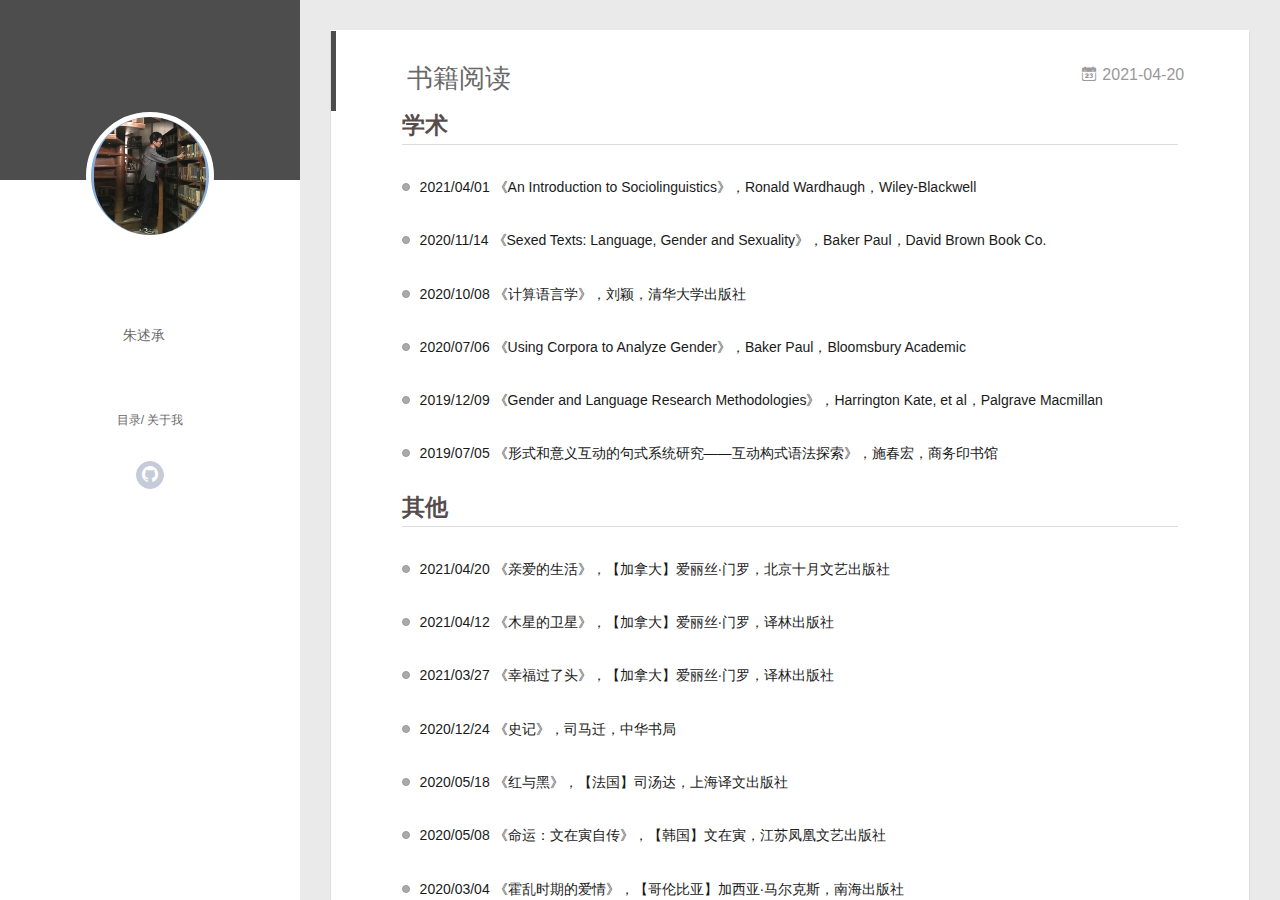
<file: 2021/04/20/书籍阅读/index.html>
<!DOCTYPE html>
<html>
<head>
  <meta charset="utf-8">
  
  <meta name="renderer" content="webkit">
  <meta http-equiv="X-UA-Compatible" content="IE=edge" >
  <link rel="dns-prefetch" href="http://example.com">
  <title>书籍阅读 | Hexo</title>
  <meta name="viewport" content="width=device-width, initial-scale=1, maximum-scale=1">
  <meta name="description" content="学术 2021&#x2F;04&#x2F;01 《An Introduction to Sociolinguistics》，Ronald Wardhaugh，Wiley-Blackwell  2020&#x2F;11&#x2F;14 《Sexed Texts: Language, Gender and Sexuality》，Baker Paul，David Brown Book Co.  2020&#x2F;10&#x2F;08 《计算语言学》，刘颖，清华">
<meta property="og:type" content="article">
<meta property="og:title" content="书籍阅读">
<meta property="og:url" content="http://example.com/2021/04/20/%E4%B9%A6%E7%B1%8D%E9%98%85%E8%AF%BB/index.html">
<meta property="og:site_name" content="Hexo">
<meta property="og:description" content="学术 2021&#x2F;04&#x2F;01 《An Introduction to Sociolinguistics》，Ronald Wardhaugh，Wiley-Blackwell  2020&#x2F;11&#x2F;14 《Sexed Texts: Language, Gender and Sexuality》，Baker Paul，David Brown Book Co.  2020&#x2F;10&#x2F;08 《计算语言学》，刘颖，清华">
<meta property="og:locale" content="en_US">
<meta property="article:published_time" content="2021-04-20T10:05:33.642Z">
<meta property="article:modified_time" content="2021-04-21T07:10:57.533Z">
<meta property="article:author" content="John Doe">
<meta name="twitter:card" content="summary">
  
    <link rel="alternative" href="/atom.xml" title="Hexo" type="application/atom+xml">
  
  
    <link rel="icon" href="/favicon.png">
  
  <link rel="stylesheet" type="text/css" href="/./main.0cf68a.css">
  <style type="text/css">
  
    #container.show {
      background: linear-gradient(200deg,#a0cfe4,#e8c37e);
    }
  </style>
  

  

<meta name="generator" content="Hexo 5.4.0"></head>

<body>
  <div id="container" q-class="show:isCtnShow">
    <canvas id="anm-canvas" class="anm-canvas"></canvas>
    <div class="left-col" q-class="show:isShow">
      
<div class="overlay" style="background: #4d4d4d"></div>
<div class="intrude-less">
	<header id="header" class="inner">
		<a href="/" class="profilepic">
			<img src="/assets/avatar.jpg" class="js-avatar show">
		</a>
		<hgroup>
		  <h1 class="header-author"><a href="/"></a></h1>
		</hgroup>
		

		<nav class="header-menu">
			<ul>
			
				<li><a target="_blank" rel="noopener" href="https://zhushucheng.github.io">朱述承</a></li>
	        
			</ul>
		</nav>
		<nav class="header-smart-menu">
    		
    			
    			<a q-on="click: openSlider(e, 'innerArchive')" href="javascript:void(0)">目录</a>
    			
            
    			
    			<a q-on="click: openSlider(e, 'aboutme')" href="javascript:void(0)">关于我</a>
    			
            
		</nav>
		<nav class="header-nav">
			<div class="social">
				
					<a class="github" target="_blank" href="https://github.com/zhushucheng" title="github"><i class="icon-github"></i></a>
		        
			</div>
		</nav>
	</header>		
</div>

    </div>
    <div class="mid-col" q-class="show:isShow,hide:isShow|isFalse">
      
<nav id="mobile-nav">
  	<div class="overlay js-overlay" style="background: #4d4d4d"></div>
	<div class="btnctn js-mobile-btnctn">
  		<div class="slider-trigger list" q-on="click: openSlider(e)"><i class="icon icon-sort"></i></div>
	</div>
	<div class="intrude-less">
		<header id="header" class="inner">
			<div class="profilepic">
				<img src="/assets/avatar.jpg" class="js-avatar">
			</div>
			<hgroup>
			  <h1 class="header-author js-header-author"></h1>
			</hgroup>
			
			
			
				
			
			
			
			<nav class="header-nav">
				<div class="social">
					
						<a class="github" target="_blank" href="https://github.com/zhushucheng" title="github"><i class="icon-github"></i></a>
			        
				</div>
			</nav>

			<nav class="header-menu js-header-menu">
				<ul style="width: 50%">
				
				
					<li style="width: 100%"><a target="_blank" rel="noopener" href="https://zhushucheng.github.io">朱述承</a></li>
		        
				</ul>
			</nav>
		</header>				
	</div>
	<div class="mobile-mask" style="display:none" q-show="isShow"></div>
</nav>

      <div id="wrapper" class="body-wrap">
        <div class="menu-l">
          <div class="canvas-wrap">
            <canvas data-colors="#eaeaea" data-sectionHeight="100" data-contentId="js-content" id="myCanvas1" class="anm-canvas"></canvas>
          </div>
          <div id="js-content" class="content-ll">
            <article id="post-书籍阅读" class="article article-type-post " itemscope itemprop="blogPost">
  <div class="article-inner">
    
      <header class="article-header">
        
  
    <h1 class="article-title" itemprop="name">
      书籍阅读
    </h1>
  

        
        <a href="/2021/04/20/%E4%B9%A6%E7%B1%8D%E9%98%85%E8%AF%BB/" class="archive-article-date">
  	<time datetime="2021-04-20T10:05:33.642Z" itemprop="datePublished"><i class="icon-calendar icon"></i>2021-04-20</time>
</a>
        
      </header>
    
    <div class="article-entry" itemprop="articleBody">
      
        <h2 id="学术"><a href="#学术" class="headerlink" title="学术"></a>学术</h2><ul>
<li><p>2021/04/01 《An Introduction to Sociolinguistics》，Ronald Wardhaugh，Wiley-Blackwell</p>
</li>
<li><p>2020/11/14 《Sexed Texts: Language, Gender and Sexuality》，Baker Paul，David Brown Book Co.</p>
</li>
<li><p>2020/10/08 《计算语言学》，刘颖，清华大学出版社</p>
</li>
<li><p>2020/07/06 《Using Corpora to Analyze Gender》，Baker Paul，Bloomsbury Academic</p>
</li>
<li><p>2019/12/09 《Gender and Language Research Methodologies》，Harrington Kate, et al，Palgrave Macmillan</p>
</li>
<li><p>2019/07/05 《形式和意义互动的句式系统研究——互动构式语法探索》，施春宏，商务印书馆</p>
</li>
</ul>
<h2 id="其他"><a href="#其他" class="headerlink" title="其他"></a>其他</h2><ul>
<li><p>2021/04/20 《亲爱的生活》，【加拿大】爱丽丝·门罗，北京十月文艺出版社</p>
</li>
<li><p>2021/04/12 《木星的卫星》，【加拿大】爱丽丝·门罗，译林出版社</p>
</li>
<li><p>2021/03/27 《幸福过了头》，【加拿大】爱丽丝·门罗，译林出版社</p>
</li>
<li><p>2020/12/24 《史记》，司马迁，中华书局</p>
</li>
<li><p>2020/05/18 《红与黑》，【法国】司汤达，上海译文出版社</p>
</li>
<li><p>2020/05/08 《命运：文在寅自传》，【韩国】文在寅，江苏凤凰文艺出版社</p>
</li>
<li><p>2020/03/04 《霍乱时期的爱情》，【哥伦比亚】加西亚·马尔克斯，南海出版社</p>
</li>
<li><p>2020/02/25 《呼兰河转》，萧红，北京联合出版公司</p>
</li>
<li><p>2020/02/19 《月亮和六便士》，【英国】威廉·萨默塞特·毛姆，作家出版社</p>
</li>
<li><p>2020/02/12 《许三观卖血记》，余华，作家出版社</p>
</li>
<li><p>2020/02/02 《局外人·鼠疫》，【法国】阿尔贝·加缪，译林出版社</p>
</li>
<li><p>2020/01/12 《催眠术圣经》，【美国】奥蒙德·麦吉尔，吉林文史出版社</p>
</li>
<li><p>2020/01/03 《到灯塔去》，【英国】弗吉尼亚·吴尔夫，人民文学出版社</p>
</li>
<li><p>2019/12/28 《比丘尼传校注》，释宝唱，中华书局</p>
</li>
<li><p>2019/12/14 《祈愿者》，【巴基斯坦】阿里·塞西，南海出版社</p>
</li>
<li><p>2019/11/11 《威尼斯商人》，【英国】莎士比亚，人民文学出版社</p>
</li>
<li><p>2019/11/08 《漫长的告别》，【美国】雷蒙德·钱德勒，南海出版社</p>
</li>
<li><p>2019/10/13 《诗经》，孔丘，中华书局</p>
</li>
<li><p>2019/09/22 《洛丽塔》，【美国】弗拉基米尔·纳博科夫，上海译文出版社</p>
</li>
<li><p>2019/09/09 《遗憾的进化》，【日本】今泉忠明，南海出版公司</p>
</li>
<li><p>2019/09/07 《丁玲散文选集》，丁玲，百花文艺</p>
</li>
<li><p>2019/08/16 《占星术杀人魔法》，【日本】岛田庄司，新星出版社</p>
</li>
<li><p>2019/08/10 《雅舍小品》，梁实秋，江苏人民出版社</p>
</li>
<li><p>2019/08/04 《虹》，【英国】D·H·劳伦斯，中央编译出版社</p>
</li>
<li><p>2019/07/25 《下午茶》，简媜，九州出版社</p>
</li>
<li><p>2019/07/21 《逃离》，【加拿大】爱丽丝·门罗，北京十月文艺出版社</p>
</li>
<li><p>2019/07/07 《忠孝公园》，陈映真，江苏文艺出版社</p>
</li>
<li><p>2019/06/26 《莎士比亚长诗精韵全译》，【英国】莎士比亚，世界图书出版公司</p>
</li>
<li><p>2019/06/22 《酒国》，莫言，浙江文艺出版社</p>
</li>
<li><p>2019/06/11 《变形记》，【奥地利】卡夫卡，上海译文出版社</p>
</li>
<li><p>2019/05/29 《城堡》，【奥地利】卡夫卡，上海译文出版社</p>
</li>
<li><p>2019/05/20 《失踪者·诉讼》，【奥地利】卡夫卡，上海译文出版社</p>
</li>
<li><p>2019/05/09 《饺子》，李碧华，新星出版社</p>
</li>
<li><p>2019/05/05 《神箭》，【尼日利亚】钦努阿·阿契贝，重庆出版社</p>
</li>
<li><p>2019/04/26 《采桑子》，叶广芩，北京出版社</p>
</li>
<li><p>2019/04/26 《穆斯林的葬礼》，霍达，北京十月文艺出版社</p>
</li>
<li><p>2019/04/14 《周迅·自在人间》，周迅，上海人民出版社</p>
</li>
<li><p>2019/04/13 《安娜·卡列尼娜》，【俄罗斯】列夫·托尔斯泰，上海文艺出版社</p>
</li>
<li><p>2019/03/27 《山海经》，佚名，作家出版社</p>
</li>
<li><p>2019/03/17 《金色笔记》，【英国】多丽丝·莱欣，译林出版社</p>
</li>
<li><p>2018/12/10 《圣女的救济》，【日本】东野圭吾，南海出版公司</p>
</li>
<li><p>2018/11/25 《青衣》，毕飞宇，人民文学出版社</p>
</li>
<li><p>2018/08/13 《我与地坛》，史铁生，人民文学出版社</p>
</li>
<li><p>2018/06/10 《没有指针的钟》，【美国】卡森·麦卡勒斯，人民文学出版社</p>
</li>
<li><p>2018/05/02 《金阁寺》，【日本】三岛由纪夫，九州出版社</p>
</li>
<li><p>2018/02/06 《秘密》，【澳大利亚】朗达·拜恩，中国城市出版社</p>
</li>
<li><p>2018/02/04 《孩子们的诗》，果麦，浙江文艺出版社</p>
</li>
<li><p>2017/12/24 《呼啸山庄》，【英国】艾米莉·勃朗特，译林出版社</p>
</li>
<li><p>2017/12/14 《俗世奇人·贰》，冯骥才，作家出版社</p>
</li>
<li><p>2017/12/12 《俗世奇人》，冯骥才，作家出版社</p>
</li>
<li><p>2017/12/10 《喧哗与骚动》，【美国】威廉·福克纳，译林出版社</p>
</li>
<li><p>2017/12/01 《倩女离魂》，郑光祖，长春出版社</p>
</li>
<li><p>2017/11/29 《信徒的国度》，【英国】V·S·奈保尔，南海出版公司</p>
</li>
<li><p>2017/11/09 《受戒》，汪曾祺，天津人民出版社</p>
</li>
<li><p>2017/10/24 《蜜月》，【英国】凯瑟琳·曼斯菲尔德，人民文学出版社</p>
</li>
<li><p>2017/10/18 《八骏图》，沈从文，江苏人民出版社</p>
</li>
<li><p>2017/09/16 《古希腊悲剧喜剧集》，【希腊】欧里庇得斯 等，译林出版社</p>
</li>
<li><p>2017/09/04 《初夏荷花时期的爱情》，朱天心，上海人民出版社</p>
</li>
<li><p>2017/09/01 《伤心咖啡馆之歌》，【美国】卡森·麦卡勒斯，上海三联书店</p>
</li>
<li><p>2017/08/27 《雅舍谈吃》，梁实秋，江苏人民出版社</p>
</li>
<li><p>2017/08/14 《神曲》，【意大利】但丁，上海文艺出版社</p>
</li>
<li><p>2017/08/03 《石秀》，施蛰存，花城出版社</p>
</li>
<li><p>2017/08/02 《包法利夫人》，【法国】福楼拜，译林出版社</p>
</li>
</ul>

      

      
    </div>
    <div class="article-info article-info-index">
      
      
      

      

      
      <div class="clearfix"></div>
    </div>
  </div>
</article>

  
<nav id="article-nav">
  
    <a href="/2021/04/20/%E6%95%99%E8%82%B2%E5%B7%A5%E4%BD%9C/" id="article-nav-newer" class="article-nav-link-wrap">
      <i class="icon-circle-left"></i>
      <div class="article-nav-title">
        
          教育工作
        
      </div>
    </a>
  
  
    <a href="/2021/04/20/%E4%B8%AA%E4%BA%BA%E7%AE%80%E4%BB%8B/" id="article-nav-older" class="article-nav-link-wrap">
      <div class="article-nav-title">个人简介</div>
      <i class="icon-circle-right"></i>
    </a>
  
</nav>


<aside class="wrap-side-operation">
    <div class="mod-side-operation">
        
        <div class="jump-container" id="js-jump-container" style="display:none;">
            <a href="javascript:void(0)" class="mod-side-operation__jump-to-top">
                <i class="icon-font icon-back"></i>
            </a>
            <div id="js-jump-plan-container" class="jump-plan-container" style="top: -11px;">
                <i class="icon-font icon-plane jump-plane"></i>
            </div>
        </div>
        
        
    </div>
</aside>



  
  
  

  

  

  


          </div>
        </div>
      </div>
      <footer id="footer">
  <div class="outer">
    <div id="footer-info">
    	<div class="footer-left">
    		&copy; 2021 John Doe
    	</div>
      	<div class="footer-right">
      		<a href="http://hexo.io/" target="_blank">Hexo</a>  Theme <a href="https://github.com/litten/hexo-theme-yilia" target="_blank">Yilia</a> by Litten
      	</div>
    </div>
  </div>
</footer>
    </div>
    <script>
	var yiliaConfig = {
		mathjax: false,
		isHome: false,
		isPost: true,
		isArchive: false,
		isTag: false,
		isCategory: false,
		open_in_new: false,
		toc_hide_index: true,
		root: "/",
		innerArchive: true,
		showTags: false
	}
</script>

<script>!function(t){function n(e){if(r[e])return r[e].exports;var i=r[e]={exports:{},id:e,loaded:!1};return t[e].call(i.exports,i,i.exports,n),i.loaded=!0,i.exports}var r={};n.m=t,n.c=r,n.p="./",n(0)}([function(t,n,r){r(195),t.exports=r(191)},function(t,n,r){var e=r(3),i=r(52),o=r(27),u=r(28),c=r(53),f="prototype",a=function(t,n,r){var s,l,h,v,p=t&a.F,d=t&a.G,y=t&a.S,g=t&a.P,b=t&a.B,m=d?e:y?e[n]||(e[n]={}):(e[n]||{})[f],x=d?i:i[n]||(i[n]={}),w=x[f]||(x[f]={});d&&(r=n);for(s in r)l=!p&&m&&void 0!==m[s],h=(l?m:r)[s],v=b&&l?c(h,e):g&&"function"==typeof h?c(Function.call,h):h,m&&u(m,s,h,t&a.U),x[s]!=h&&o(x,s,v),g&&w[s]!=h&&(w[s]=h)};e.core=i,a.F=1,a.G=2,a.S=4,a.P=8,a.B=16,a.W=32,a.U=64,a.R=128,t.exports=a},function(t,n,r){var e=r(6);t.exports=function(t){if(!e(t))throw TypeError(t+" is not an object!");return t}},function(t,n){var r=t.exports="undefined"!=typeof window&&window.Math==Math?window:"undefined"!=typeof self&&self.Math==Math?self:Function("return this")();"number"==typeof __g&&(__g=r)},function(t,n){t.exports=function(t){try{return!!t()}catch(t){return!0}}},function(t,n){var r=t.exports="undefined"!=typeof window&&window.Math==Math?window:"undefined"!=typeof self&&self.Math==Math?self:Function("return this")();"number"==typeof __g&&(__g=r)},function(t,n){t.exports=function(t){return"object"==typeof t?null!==t:"function"==typeof t}},function(t,n,r){var e=r(126)("wks"),i=r(76),o=r(3).Symbol,u="function"==typeof o;(t.exports=function(t){return e[t]||(e[t]=u&&o[t]||(u?o:i)("Symbol."+t))}).store=e},function(t,n){var r={}.hasOwnProperty;t.exports=function(t,n){return r.call(t,n)}},function(t,n,r){var e=r(94),i=r(33);t.exports=function(t){return e(i(t))}},function(t,n,r){t.exports=!r(4)(function(){return 7!=Object.defineProperty({},"a",{get:function(){return 7}}).a})},function(t,n,r){var e=r(2),i=r(167),o=r(50),u=Object.defineProperty;n.f=r(10)?Object.defineProperty:function(t,n,r){if(e(t),n=o(n,!0),e(r),i)try{return u(t,n,r)}catch(t){}if("get"in r||"set"in r)throw TypeError("Accessors not supported!");return"value"in r&&(t[n]=r.value),t}},function(t,n,r){t.exports=!r(18)(function(){return 7!=Object.defineProperty({},"a",{get:function(){return 7}}).a})},function(t,n,r){var e=r(14),i=r(22);t.exports=r(12)?function(t,n,r){return e.f(t,n,i(1,r))}:function(t,n,r){return t[n]=r,t}},function(t,n,r){var e=r(20),i=r(58),o=r(42),u=Object.defineProperty;n.f=r(12)?Object.defineProperty:function(t,n,r){if(e(t),n=o(n,!0),e(r),i)try{return u(t,n,r)}catch(t){}if("get"in r||"set"in r)throw TypeError("Accessors not supported!");return"value"in r&&(t[n]=r.value),t}},function(t,n,r){var e=r(40)("wks"),i=r(23),o=r(5).Symbol,u="function"==typeof o;(t.exports=function(t){return e[t]||(e[t]=u&&o[t]||(u?o:i)("Symbol."+t))}).store=e},function(t,n,r){var e=r(67),i=Math.min;t.exports=function(t){return t>0?i(e(t),9007199254740991):0}},function(t,n,r){var e=r(46);t.exports=function(t){return Object(e(t))}},function(t,n){t.exports=function(t){try{return!!t()}catch(t){return!0}}},function(t,n,r){var e=r(63),i=r(34);t.exports=Object.keys||function(t){return e(t,i)}},function(t,n,r){var e=r(21);t.exports=function(t){if(!e(t))throw TypeError(t+" is not an object!");return t}},function(t,n){t.exports=function(t){return"object"==typeof t?null!==t:"function"==typeof t}},function(t,n){t.exports=function(t,n){return{enumerable:!(1&t),configurable:!(2&t),writable:!(4&t),value:n}}},function(t,n){var r=0,e=Math.random();t.exports=function(t){return"Symbol(".concat(void 0===t?"":t,")_",(++r+e).toString(36))}},function(t,n){var r={}.hasOwnProperty;t.exports=function(t,n){return r.call(t,n)}},function(t,n){var r=t.exports={version:"2.4.0"};"number"==typeof __e&&(__e=r)},function(t,n){t.exports=function(t){if("function"!=typeof t)throw TypeError(t+" is not a function!");return t}},function(t,n,r){var e=r(11),i=r(66);t.exports=r(10)?function(t,n,r){return e.f(t,n,i(1,r))}:function(t,n,r){return t[n]=r,t}},function(t,n,r){var e=r(3),i=r(27),o=r(24),u=r(76)("src"),c="toString",f=Function[c],a=(""+f).split(c);r(52).inspectSource=function(t){return f.call(t)},(t.exports=function(t,n,r,c){var f="function"==typeof r;f&&(o(r,"name")||i(r,"name",n)),t[n]!==r&&(f&&(o(r,u)||i(r,u,t[n]?""+t[n]:a.join(String(n)))),t===e?t[n]=r:c?t[n]?t[n]=r:i(t,n,r):(delete t[n],i(t,n,r)))})(Function.prototype,c,function(){return"function"==typeof this&&this[u]||f.call(this)})},function(t,n,r){var e=r(1),i=r(4),o=r(46),u=function(t,n,r,e){var i=String(o(t)),u="<"+n;return""!==r&&(u+=" "+r+'="'+String(e).replace(/"/g,"&quot;")+'"'),u+">"+i+"</"+n+">"};t.exports=function(t,n){var r={};r[t]=n(u),e(e.P+e.F*i(function(){var n=""[t]('"');return n!==n.toLowerCase()||n.split('"').length>3}),"String",r)}},function(t,n,r){var e=r(115),i=r(46);t.exports=function(t){return e(i(t))}},function(t,n,r){var e=r(116),i=r(66),o=r(30),u=r(50),c=r(24),f=r(167),a=Object.getOwnPropertyDescriptor;n.f=r(10)?a:function(t,n){if(t=o(t),n=u(n,!0),f)try{return a(t,n)}catch(t){}if(c(t,n))return i(!e.f.call(t,n),t[n])}},function(t,n,r){var e=r(24),i=r(17),o=r(145)("IE_PROTO"),u=Object.prototype;t.exports=Object.getPrototypeOf||function(t){return t=i(t),e(t,o)?t[o]:"function"==typeof t.constructor&&t instanceof t.constructor?t.constructor.prototype:t instanceof Object?u:null}},function(t,n){t.exports=function(t){if(void 0==t)throw TypeError("Can't call method on  "+t);return t}},function(t,n){t.exports="constructor,hasOwnProperty,isPrototypeOf,propertyIsEnumerable,toLocaleString,toString,valueOf".split(",")},function(t,n){t.exports={}},function(t,n){t.exports=!0},function(t,n){n.f={}.propertyIsEnumerable},function(t,n,r){var e=r(14).f,i=r(8),o=r(15)("toStringTag");t.exports=function(t,n,r){t&&!i(t=r?t:t.prototype,o)&&e(t,o,{configurable:!0,value:n})}},function(t,n,r){var e=r(40)("keys"),i=r(23);t.exports=function(t){return e[t]||(e[t]=i(t))}},function(t,n,r){var e=r(5),i="__core-js_shared__",o=e[i]||(e[i]={});t.exports=function(t){return o[t]||(o[t]={})}},function(t,n){var r=Math.ceil,e=Math.floor;t.exports=function(t){return isNaN(t=+t)?0:(t>0?e:r)(t)}},function(t,n,r){var e=r(21);t.exports=function(t,n){if(!e(t))return t;var r,i;if(n&&"function"==typeof(r=t.toString)&&!e(i=r.call(t)))return i;if("function"==typeof(r=t.valueOf)&&!e(i=r.call(t)))return i;if(!n&&"function"==typeof(r=t.toString)&&!e(i=r.call(t)))return i;throw TypeError("Can't convert object to primitive value")}},function(t,n,r){var e=r(5),i=r(25),o=r(36),u=r(44),c=r(14).f;t.exports=function(t){var n=i.Symbol||(i.Symbol=o?{}:e.Symbol||{});"_"==t.charAt(0)||t in n||c(n,t,{value:u.f(t)})}},function(t,n,r){n.f=r(15)},function(t,n){var r={}.toString;t.exports=function(t){return r.call(t).slice(8,-1)}},function(t,n){t.exports=function(t){if(void 0==t)throw TypeError("Can't call method on  "+t);return t}},function(t,n,r){var e=r(4);t.exports=function(t,n){return!!t&&e(function(){n?t.call(null,function(){},1):t.call(null)})}},function(t,n,r){var e=r(53),i=r(115),o=r(17),u=r(16),c=r(203);t.exports=function(t,n){var r=1==t,f=2==t,a=3==t,s=4==t,l=6==t,h=5==t||l,v=n||c;return function(n,c,p){for(var d,y,g=o(n),b=i(g),m=e(c,p,3),x=u(b.length),w=0,S=r?v(n,x):f?v(n,0):void 0;x>w;w++)if((h||w in b)&&(d=b[w],y=m(d,w,g),t))if(r)S[w]=y;else if(y)switch(t){case 3:return!0;case 5:return d;case 6:return w;case 2:S.push(d)}else if(s)return!1;return l?-1:a||s?s:S}}},function(t,n,r){var e=r(1),i=r(52),o=r(4);t.exports=function(t,n){var r=(i.Object||{})[t]||Object[t],u={};u[t]=n(r),e(e.S+e.F*o(function(){r(1)}),"Object",u)}},function(t,n,r){var e=r(6);t.exports=function(t,n){if(!e(t))return t;var r,i;if(n&&"function"==typeof(r=t.toString)&&!e(i=r.call(t)))return i;if("function"==typeof(r=t.valueOf)&&!e(i=r.call(t)))return i;if(!n&&"function"==typeof(r=t.toString)&&!e(i=r.call(t)))return i;throw TypeError("Can't convert object to primitive value")}},function(t,n,r){var e=r(5),i=r(25),o=r(91),u=r(13),c="prototype",f=function(t,n,r){var a,s,l,h=t&f.F,v=t&f.G,p=t&f.S,d=t&f.P,y=t&f.B,g=t&f.W,b=v?i:i[n]||(i[n]={}),m=b[c],x=v?e:p?e[n]:(e[n]||{})[c];v&&(r=n);for(a in r)(s=!h&&x&&void 0!==x[a])&&a in b||(l=s?x[a]:r[a],b[a]=v&&"function"!=typeof x[a]?r[a]:y&&s?o(l,e):g&&x[a]==l?function(t){var n=function(n,r,e){if(this instanceof t){switch(arguments.length){case 0:return new t;case 1:return new t(n);case 2:return new t(n,r)}return new t(n,r,e)}return t.apply(this,arguments)};return n[c]=t[c],n}(l):d&&"function"==typeof l?o(Function.call,l):l,d&&((b.virtual||(b.virtual={}))[a]=l,t&f.R&&m&&!m[a]&&u(m,a,l)))};f.F=1,f.G=2,f.S=4,f.P=8,f.B=16,f.W=32,f.U=64,f.R=128,t.exports=f},function(t,n){var r=t.exports={version:"2.4.0"};"number"==typeof __e&&(__e=r)},function(t,n,r){var e=r(26);t.exports=function(t,n,r){if(e(t),void 0===n)return t;switch(r){case 1:return function(r){return t.call(n,r)};case 2:return function(r,e){return t.call(n,r,e)};case 3:return function(r,e,i){return t.call(n,r,e,i)}}return function(){return t.apply(n,arguments)}}},function(t,n,r){var e=r(183),i=r(1),o=r(126)("metadata"),u=o.store||(o.store=new(r(186))),c=function(t,n,r){var i=u.get(t);if(!i){if(!r)return;u.set(t,i=new e)}var o=i.get(n);if(!o){if(!r)return;i.set(n,o=new e)}return o},f=function(t,n,r){var e=c(n,r,!1);return void 0!==e&&e.has(t)},a=function(t,n,r){var e=c(n,r,!1);return void 0===e?void 0:e.get(t)},s=function(t,n,r,e){c(r,e,!0).set(t,n)},l=function(t,n){var r=c(t,n,!1),e=[];return r&&r.forEach(function(t,n){e.push(n)}),e},h=function(t){return void 0===t||"symbol"==typeof t?t:String(t)},v=function(t){i(i.S,"Reflect",t)};t.exports={store:u,map:c,has:f,get:a,set:s,keys:l,key:h,exp:v}},function(t,n,r){"use strict";if(r(10)){var e=r(69),i=r(3),o=r(4),u=r(1),c=r(127),f=r(152),a=r(53),s=r(68),l=r(66),h=r(27),v=r(73),p=r(67),d=r(16),y=r(75),g=r(50),b=r(24),m=r(180),x=r(114),w=r(6),S=r(17),_=r(137),O=r(70),E=r(32),P=r(71).f,j=r(154),F=r(76),M=r(7),A=r(48),N=r(117),T=r(146),I=r(155),k=r(80),L=r(123),R=r(74),C=r(130),D=r(160),U=r(11),W=r(31),G=U.f,B=W.f,V=i.RangeError,z=i.TypeError,q=i.Uint8Array,K="ArrayBuffer",J="Shared"+K,Y="BYTES_PER_ELEMENT",H="prototype",$=Array[H],X=f.ArrayBuffer,Q=f.DataView,Z=A(0),tt=A(2),nt=A(3),rt=A(4),et=A(5),it=A(6),ot=N(!0),ut=N(!1),ct=I.values,ft=I.keys,at=I.entries,st=$.lastIndexOf,lt=$.reduce,ht=$.reduceRight,vt=$.join,pt=$.sort,dt=$.slice,yt=$.toString,gt=$.toLocaleString,bt=M("iterator"),mt=M("toStringTag"),xt=F("typed_constructor"),wt=F("def_constructor"),St=c.CONSTR,_t=c.TYPED,Ot=c.VIEW,Et="Wrong length!",Pt=A(1,function(t,n){return Tt(T(t,t[wt]),n)}),jt=o(function(){return 1===new q(new Uint16Array([1]).buffer)[0]}),Ft=!!q&&!!q[H].set&&o(function(){new q(1).set({})}),Mt=function(t,n){if(void 0===t)throw z(Et);var r=+t,e=d(t);if(n&&!m(r,e))throw V(Et);return e},At=function(t,n){var r=p(t);if(r<0||r%n)throw V("Wrong offset!");return r},Nt=function(t){if(w(t)&&_t in t)return t;throw z(t+" is not a typed array!")},Tt=function(t,n){if(!(w(t)&&xt in t))throw z("It is not a typed array constructor!");return new t(n)},It=function(t,n){return kt(T(t,t[wt]),n)},kt=function(t,n){for(var r=0,e=n.length,i=Tt(t,e);e>r;)i[r]=n[r++];return i},Lt=function(t,n,r){G(t,n,{get:function(){return this._d[r]}})},Rt=function(t){var n,r,e,i,o,u,c=S(t),f=arguments.length,s=f>1?arguments[1]:void 0,l=void 0!==s,h=j(c);if(void 0!=h&&!_(h)){for(u=h.call(c),e=[],n=0;!(o=u.next()).done;n++)e.push(o.value);c=e}for(l&&f>2&&(s=a(s,arguments[2],2)),n=0,r=d(c.length),i=Tt(this,r);r>n;n++)i[n]=l?s(c[n],n):c[n];return i},Ct=function(){for(var t=0,n=arguments.length,r=Tt(this,n);n>t;)r[t]=arguments[t++];return r},Dt=!!q&&o(function(){gt.call(new q(1))}),Ut=function(){return gt.apply(Dt?dt.call(Nt(this)):Nt(this),arguments)},Wt={copyWithin:function(t,n){return D.call(Nt(this),t,n,arguments.length>2?arguments[2]:void 0)},every:function(t){return rt(Nt(this),t,arguments.length>1?arguments[1]:void 0)},fill:function(t){return C.apply(Nt(this),arguments)},filter:function(t){return It(this,tt(Nt(this),t,arguments.length>1?arguments[1]:void 0))},find:function(t){return et(Nt(this),t,arguments.length>1?arguments[1]:void 0)},findIndex:function(t){return it(Nt(this),t,arguments.length>1?arguments[1]:void 0)},forEach:function(t){Z(Nt(this),t,arguments.length>1?arguments[1]:void 0)},indexOf:function(t){return ut(Nt(this),t,arguments.length>1?arguments[1]:void 0)},includes:function(t){return ot(Nt(this),t,arguments.length>1?arguments[1]:void 0)},join:function(t){return vt.apply(Nt(this),arguments)},lastIndexOf:function(t){return st.apply(Nt(this),arguments)},map:function(t){return Pt(Nt(this),t,arguments.length>1?arguments[1]:void 0)},reduce:function(t){return lt.apply(Nt(this),arguments)},reduceRight:function(t){return ht.apply(Nt(this),arguments)},reverse:function(){for(var t,n=this,r=Nt(n).length,e=Math.floor(r/2),i=0;i<e;)t=n[i],n[i++]=n[--r],n[r]=t;return n},some:function(t){return nt(Nt(this),t,arguments.length>1?arguments[1]:void 0)},sort:function(t){return pt.call(Nt(this),t)},subarray:function(t,n){var r=Nt(this),e=r.length,i=y(t,e);return new(T(r,r[wt]))(r.buffer,r.byteOffset+i*r.BYTES_PER_ELEMENT,d((void 0===n?e:y(n,e))-i))}},Gt=function(t,n){return It(this,dt.call(Nt(this),t,n))},Bt=function(t){Nt(this);var n=At(arguments[1],1),r=this.length,e=S(t),i=d(e.length),o=0;if(i+n>r)throw V(Et);for(;o<i;)this[n+o]=e[o++]},Vt={entries:function(){return at.call(Nt(this))},keys:function(){return ft.call(Nt(this))},values:function(){return ct.call(Nt(this))}},zt=function(t,n){return w(t)&&t[_t]&&"symbol"!=typeof n&&n in t&&String(+n)==String(n)},qt=function(t,n){return zt(t,n=g(n,!0))?l(2,t[n]):B(t,n)},Kt=function(t,n,r){return!(zt(t,n=g(n,!0))&&w(r)&&b(r,"value"))||b(r,"get")||b(r,"set")||r.configurable||b(r,"writable")&&!r.writable||b(r,"enumerable")&&!r.enumerable?G(t,n,r):(t[n]=r.value,t)};St||(W.f=qt,U.f=Kt),u(u.S+u.F*!St,"Object",{getOwnPropertyDescriptor:qt,defineProperty:Kt}),o(function(){yt.call({})})&&(yt=gt=function(){return vt.call(this)});var Jt=v({},Wt);v(Jt,Vt),h(Jt,bt,Vt.values),v(Jt,{slice:Gt,set:Bt,constructor:function(){},toString:yt,toLocaleString:Ut}),Lt(Jt,"buffer","b"),Lt(Jt,"byteOffset","o"),Lt(Jt,"byteLength","l"),Lt(Jt,"length","e"),G(Jt,mt,{get:function(){return this[_t]}}),t.exports=function(t,n,r,f){f=!!f;var a=t+(f?"Clamped":"")+"Array",l="Uint8Array"!=a,v="get"+t,p="set"+t,y=i[a],g=y||{},b=y&&E(y),m=!y||!c.ABV,S={},_=y&&y[H],j=function(t,r){var e=t._d;return e.v[v](r*n+e.o,jt)},F=function(t,r,e){var i=t._d;f&&(e=(e=Math.round(e))<0?0:e>255?255:255&e),i.v[p](r*n+i.o,e,jt)},M=function(t,n){G(t,n,{get:function(){return j(this,n)},set:function(t){return F(this,n,t)},enumerable:!0})};m?(y=r(function(t,r,e,i){s(t,y,a,"_d");var o,u,c,f,l=0,v=0;if(w(r)){if(!(r instanceof X||(f=x(r))==K||f==J))return _t in r?kt(y,r):Rt.call(y,r);o=r,v=At(e,n);var p=r.byteLength;if(void 0===i){if(p%n)throw V(Et);if((u=p-v)<0)throw V(Et)}else if((u=d(i)*n)+v>p)throw V(Et);c=u/n}else c=Mt(r,!0),u=c*n,o=new X(u);for(h(t,"_d",{b:o,o:v,l:u,e:c,v:new Q(o)});l<c;)M(t,l++)}),_=y[H]=O(Jt),h(_,"constructor",y)):L(function(t){new y(null),new y(t)},!0)||(y=r(function(t,r,e,i){s(t,y,a);var o;return w(r)?r instanceof X||(o=x(r))==K||o==J?void 0!==i?new g(r,At(e,n),i):void 0!==e?new g(r,At(e,n)):new g(r):_t in r?kt(y,r):Rt.call(y,r):new g(Mt(r,l))}),Z(b!==Function.prototype?P(g).concat(P(b)):P(g),function(t){t in y||h(y,t,g[t])}),y[H]=_,e||(_.constructor=y));var A=_[bt],N=!!A&&("values"==A.name||void 0==A.name),T=Vt.values;h(y,xt,!0),h(_,_t,a),h(_,Ot,!0),h(_,wt,y),(f?new y(1)[mt]==a:mt in _)||G(_,mt,{get:function(){return a}}),S[a]=y,u(u.G+u.W+u.F*(y!=g),S),u(u.S,a,{BYTES_PER_ELEMENT:n,from:Rt,of:Ct}),Y in _||h(_,Y,n),u(u.P,a,Wt),R(a),u(u.P+u.F*Ft,a,{set:Bt}),u(u.P+u.F*!N,a,Vt),u(u.P+u.F*(_.toString!=yt),a,{toString:yt}),u(u.P+u.F*o(function(){new y(1).slice()}),a,{slice:Gt}),u(u.P+u.F*(o(function(){return[1,2].toLocaleString()!=new y([1,2]).toLocaleString()})||!o(function(){_.toLocaleString.call([1,2])})),a,{toLocaleString:Ut}),k[a]=N?A:T,e||N||h(_,bt,T)}}else t.exports=function(){}},function(t,n){var r={}.toString;t.exports=function(t){return r.call(t).slice(8,-1)}},function(t,n,r){var e=r(21),i=r(5).document,o=e(i)&&e(i.createElement);t.exports=function(t){return o?i.createElement(t):{}}},function(t,n,r){t.exports=!r(12)&&!r(18)(function(){return 7!=Object.defineProperty(r(57)("div"),"a",{get:function(){return 7}}).a})},function(t,n,r){"use strict";var e=r(36),i=r(51),o=r(64),u=r(13),c=r(8),f=r(35),a=r(96),s=r(38),l=r(103),h=r(15)("iterator"),v=!([].keys&&"next"in[].keys()),p="keys",d="values",y=function(){return this};t.exports=function(t,n,r,g,b,m,x){a(r,n,g);var w,S,_,O=function(t){if(!v&&t in F)return F[t];switch(t){case p:case d:return function(){return new r(this,t)}}return function(){return new r(this,t)}},E=n+" Iterator",P=b==d,j=!1,F=t.prototype,M=F[h]||F["@@iterator"]||b&&F[b],A=M||O(b),N=b?P?O("entries"):A:void 0,T="Array"==n?F.entries||M:M;if(T&&(_=l(T.call(new t)))!==Object.prototype&&(s(_,E,!0),e||c(_,h)||u(_,h,y)),P&&M&&M.name!==d&&(j=!0,A=function(){return M.call(this)}),e&&!x||!v&&!j&&F[h]||u(F,h,A),f[n]=A,f[E]=y,b)if(w={values:P?A:O(d),keys:m?A:O(p),entries:N},x)for(S in w)S in F||o(F,S,w[S]);else i(i.P+i.F*(v||j),n,w);return w}},function(t,n,r){var e=r(20),i=r(100),o=r(34),u=r(39)("IE_PROTO"),c=function(){},f="prototype",a=function(){var t,n=r(57)("iframe"),e=o.length;for(n.style.display="none",r(93).appendChild(n),n.src="javascript:",t=n.contentWindow.document,t.open(),t.write("<script>document.F=Object<\/script>"),t.close(),a=t.F;e--;)delete a[f][o[e]];return a()};t.exports=Object.create||function(t,n){var r;return null!==t?(c[f]=e(t),r=new c,c[f]=null,r[u]=t):r=a(),void 0===n?r:i(r,n)}},function(t,n,r){var e=r(63),i=r(34).concat("length","prototype");n.f=Object.getOwnPropertyNames||function(t){return e(t,i)}},function(t,n){n.f=Object.getOwnPropertySymbols},function(t,n,r){var e=r(8),i=r(9),o=r(90)(!1),u=r(39)("IE_PROTO");t.exports=function(t,n){var r,c=i(t),f=0,a=[];for(r in c)r!=u&&e(c,r)&&a.push(r);for(;n.length>f;)e(c,r=n[f++])&&(~o(a,r)||a.push(r));return a}},function(t,n,r){t.exports=r(13)},function(t,n,r){var e=r(76)("meta"),i=r(6),o=r(24),u=r(11).f,c=0,f=Object.isExtensible||function(){return!0},a=!r(4)(function(){return f(Object.preventExtensions({}))}),s=function(t){u(t,e,{value:{i:"O"+ ++c,w:{}}})},l=function(t,n){if(!i(t))return"symbol"==typeof t?t:("string"==typeof t?"S":"P")+t;if(!o(t,e)){if(!f(t))return"F";if(!n)return"E";s(t)}return t[e].i},h=function(t,n){if(!o(t,e)){if(!f(t))return!0;if(!n)return!1;s(t)}return t[e].w},v=function(t){return a&&p.NEED&&f(t)&&!o(t,e)&&s(t),t},p=t.exports={KEY:e,NEED:!1,fastKey:l,getWeak:h,onFreeze:v}},function(t,n){t.exports=function(t,n){return{enumerable:!(1&t),configurable:!(2&t),writable:!(4&t),value:n}}},function(t,n){var r=Math.ceil,e=Math.floor;t.exports=function(t){return isNaN(t=+t)?0:(t>0?e:r)(t)}},function(t,n){t.exports=function(t,n,r,e){if(!(t instanceof n)||void 0!==e&&e in t)throw TypeError(r+": incorrect invocation!");return t}},function(t,n){t.exports=!1},function(t,n,r){var e=r(2),i=r(173),o=r(133),u=r(145)("IE_PROTO"),c=function(){},f="prototype",a=function(){var t,n=r(132)("iframe"),e=o.length;for(n.style.display="none",r(135).appendChild(n),n.src="javascript:",t=n.contentWindow.document,t.open(),t.write("<script>document.F=Object<\/script>"),t.close(),a=t.F;e--;)delete a[f][o[e]];return a()};t.exports=Object.create||function(t,n){var r;return null!==t?(c[f]=e(t),r=new c,c[f]=null,r[u]=t):r=a(),void 0===n?r:i(r,n)}},function(t,n,r){var e=r(175),i=r(133).concat("length","prototype");n.f=Object.getOwnPropertyNames||function(t){return e(t,i)}},function(t,n,r){var e=r(175),i=r(133);t.exports=Object.keys||function(t){return e(t,i)}},function(t,n,r){var e=r(28);t.exports=function(t,n,r){for(var i in n)e(t,i,n[i],r);return t}},function(t,n,r){"use strict";var e=r(3),i=r(11),o=r(10),u=r(7)("species");t.exports=function(t){var n=e[t];o&&n&&!n[u]&&i.f(n,u,{configurable:!0,get:function(){return this}})}},function(t,n,r){var e=r(67),i=Math.max,o=Math.min;t.exports=function(t,n){return t=e(t),t<0?i(t+n,0):o(t,n)}},function(t,n){var r=0,e=Math.random();t.exports=function(t){return"Symbol(".concat(void 0===t?"":t,")_",(++r+e).toString(36))}},function(t,n,r){var e=r(33);t.exports=function(t){return Object(e(t))}},function(t,n,r){var e=r(7)("unscopables"),i=Array.prototype;void 0==i[e]&&r(27)(i,e,{}),t.exports=function(t){i[e][t]=!0}},function(t,n,r){var e=r(53),i=r(169),o=r(137),u=r(2),c=r(16),f=r(154),a={},s={},n=t.exports=function(t,n,r,l,h){var v,p,d,y,g=h?function(){return t}:f(t),b=e(r,l,n?2:1),m=0;if("function"!=typeof g)throw TypeError(t+" is not iterable!");if(o(g)){for(v=c(t.length);v>m;m++)if((y=n?b(u(p=t[m])[0],p[1]):b(t[m]))===a||y===s)return y}else for(d=g.call(t);!(p=d.next()).done;)if((y=i(d,b,p.value,n))===a||y===s)return y};n.BREAK=a,n.RETURN=s},function(t,n){t.exports={}},function(t,n,r){var e=r(11).f,i=r(24),o=r(7)("toStringTag");t.exports=function(t,n,r){t&&!i(t=r?t:t.prototype,o)&&e(t,o,{configurable:!0,value:n})}},function(t,n,r){var e=r(1),i=r(46),o=r(4),u=r(150),c="["+u+"]",f="​",a=RegExp("^"+c+c+"*"),s=RegExp(c+c+"*$"),l=function(t,n,r){var i={},c=o(function(){return!!u[t]()||f[t]()!=f}),a=i[t]=c?n(h):u[t];r&&(i[r]=a),e(e.P+e.F*c,"String",i)},h=l.trim=function(t,n){return t=String(i(t)),1&n&&(t=t.replace(a,"")),2&n&&(t=t.replace(s,"")),t};t.exports=l},function(t,n,r){t.exports={default:r(86),__esModule:!0}},function(t,n,r){t.exports={default:r(87),__esModule:!0}},function(t,n,r){"use strict";function e(t){return t&&t.__esModule?t:{default:t}}n.__esModule=!0;var i=r(84),o=e(i),u=r(83),c=e(u),f="function"==typeof c.default&&"symbol"==typeof o.default?function(t){return typeof t}:function(t){return t&&"function"==typeof c.default&&t.constructor===c.default&&t!==c.default.prototype?"symbol":typeof t};n.default="function"==typeof c.default&&"symbol"===f(o.default)?function(t){return void 0===t?"undefined":f(t)}:function(t){return t&&"function"==typeof c.default&&t.constructor===c.default&&t!==c.default.prototype?"symbol":void 0===t?"undefined":f(t)}},function(t,n,r){r(110),r(108),r(111),r(112),t.exports=r(25).Symbol},function(t,n,r){r(109),r(113),t.exports=r(44).f("iterator")},function(t,n){t.exports=function(t){if("function"!=typeof t)throw TypeError(t+" is not a function!");return t}},function(t,n){t.exports=function(){}},function(t,n,r){var e=r(9),i=r(106),o=r(105);t.exports=function(t){return function(n,r,u){var c,f=e(n),a=i(f.length),s=o(u,a);if(t&&r!=r){for(;a>s;)if((c=f[s++])!=c)return!0}else for(;a>s;s++)if((t||s in f)&&f[s]===r)return t||s||0;return!t&&-1}}},function(t,n,r){var e=r(88);t.exports=function(t,n,r){if(e(t),void 0===n)return t;switch(r){case 1:return function(r){return t.call(n,r)};case 2:return function(r,e){return t.call(n,r,e)};case 3:return function(r,e,i){return t.call(n,r,e,i)}}return function(){return t.apply(n,arguments)}}},function(t,n,r){var e=r(19),i=r(62),o=r(37);t.exports=function(t){var n=e(t),r=i.f;if(r)for(var u,c=r(t),f=o.f,a=0;c.length>a;)f.call(t,u=c[a++])&&n.push(u);return n}},function(t,n,r){t.exports=r(5).document&&document.documentElement},function(t,n,r){var e=r(56);t.exports=Object("z").propertyIsEnumerable(0)?Object:function(t){return"String"==e(t)?t.split(""):Object(t)}},function(t,n,r){var e=r(56);t.exports=Array.isArray||function(t){return"Array"==e(t)}},function(t,n,r){"use strict";var e=r(60),i=r(22),o=r(38),u={};r(13)(u,r(15)("iterator"),function(){return this}),t.exports=function(t,n,r){t.prototype=e(u,{next:i(1,r)}),o(t,n+" Iterator")}},function(t,n){t.exports=function(t,n){return{value:n,done:!!t}}},function(t,n,r){var e=r(19),i=r(9);t.exports=function(t,n){for(var r,o=i(t),u=e(o),c=u.length,f=0;c>f;)if(o[r=u[f++]]===n)return r}},function(t,n,r){var e=r(23)("meta"),i=r(21),o=r(8),u=r(14).f,c=0,f=Object.isExtensible||function(){return!0},a=!r(18)(function(){return f(Object.preventExtensions({}))}),s=function(t){u(t,e,{value:{i:"O"+ ++c,w:{}}})},l=function(t,n){if(!i(t))return"symbol"==typeof t?t:("string"==typeof t?"S":"P")+t;if(!o(t,e)){if(!f(t))return"F";if(!n)return"E";s(t)}return t[e].i},h=function(t,n){if(!o(t,e)){if(!f(t))return!0;if(!n)return!1;s(t)}return t[e].w},v=function(t){return a&&p.NEED&&f(t)&&!o(t,e)&&s(t),t},p=t.exports={KEY:e,NEED:!1,fastKey:l,getWeak:h,onFreeze:v}},function(t,n,r){var e=r(14),i=r(20),o=r(19);t.exports=r(12)?Object.defineProperties:function(t,n){i(t);for(var r,u=o(n),c=u.length,f=0;c>f;)e.f(t,r=u[f++],n[r]);return t}},function(t,n,r){var e=r(37),i=r(22),o=r(9),u=r(42),c=r(8),f=r(58),a=Object.getOwnPropertyDescriptor;n.f=r(12)?a:function(t,n){if(t=o(t),n=u(n,!0),f)try{return a(t,n)}catch(t){}if(c(t,n))return i(!e.f.call(t,n),t[n])}},function(t,n,r){var e=r(9),i=r(61).f,o={}.toString,u="object"==typeof window&&window&&Object.getOwnPropertyNames?Object.getOwnPropertyNames(window):[],c=function(t){try{return i(t)}catch(t){return u.slice()}};t.exports.f=function(t){return u&&"[object Window]"==o.call(t)?c(t):i(e(t))}},function(t,n,r){var e=r(8),i=r(77),o=r(39)("IE_PROTO"),u=Object.prototype;t.exports=Object.getPrototypeOf||function(t){return t=i(t),e(t,o)?t[o]:"function"==typeof t.constructor&&t instanceof t.constructor?t.constructor.prototype:t instanceof Object?u:null}},function(t,n,r){var e=r(41),i=r(33);t.exports=function(t){return function(n,r){var o,u,c=String(i(n)),f=e(r),a=c.length;return f<0||f>=a?t?"":void 0:(o=c.charCodeAt(f),o<55296||o>56319||f+1===a||(u=c.charCodeAt(f+1))<56320||u>57343?t?c.charAt(f):o:t?c.slice(f,f+2):u-56320+(o-55296<<10)+65536)}}},function(t,n,r){var e=r(41),i=Math.max,o=Math.min;t.exports=function(t,n){return t=e(t),t<0?i(t+n,0):o(t,n)}},function(t,n,r){var e=r(41),i=Math.min;t.exports=function(t){return t>0?i(e(t),9007199254740991):0}},function(t,n,r){"use strict";var e=r(89),i=r(97),o=r(35),u=r(9);t.exports=r(59)(Array,"Array",function(t,n){this._t=u(t),this._i=0,this._k=n},function(){var t=this._t,n=this._k,r=this._i++;return!t||r>=t.length?(this._t=void 0,i(1)):"keys"==n?i(0,r):"values"==n?i(0,t[r]):i(0,[r,t[r]])},"values"),o.Arguments=o.Array,e("keys"),e("values"),e("entries")},function(t,n){},function(t,n,r){"use strict";var e=r(104)(!0);r(59)(String,"String",function(t){this._t=String(t),this._i=0},function(){var t,n=this._t,r=this._i;return r>=n.length?{value:void 0,done:!0}:(t=e(n,r),this._i+=t.length,{value:t,done:!1})})},function(t,n,r){"use strict";var e=r(5),i=r(8),o=r(12),u=r(51),c=r(64),f=r(99).KEY,a=r(18),s=r(40),l=r(38),h=r(23),v=r(15),p=r(44),d=r(43),y=r(98),g=r(92),b=r(95),m=r(20),x=r(9),w=r(42),S=r(22),_=r(60),O=r(102),E=r(101),P=r(14),j=r(19),F=E.f,M=P.f,A=O.f,N=e.Symbol,T=e.JSON,I=T&&T.stringify,k="prototype",L=v("_hidden"),R=v("toPrimitive"),C={}.propertyIsEnumerable,D=s("symbol-registry"),U=s("symbols"),W=s("op-symbols"),G=Object[k],B="function"==typeof N,V=e.QObject,z=!V||!V[k]||!V[k].findChild,q=o&&a(function(){return 7!=_(M({},"a",{get:function(){return M(this,"a",{value:7}).a}})).a})?function(t,n,r){var e=F(G,n);e&&delete G[n],M(t,n,r),e&&t!==G&&M(G,n,e)}:M,K=function(t){var n=U[t]=_(N[k]);return n._k=t,n},J=B&&"symbol"==typeof N.iterator?function(t){return"symbol"==typeof t}:function(t){return t instanceof N},Y=function(t,n,r){return t===G&&Y(W,n,r),m(t),n=w(n,!0),m(r),i(U,n)?(r.enumerable?(i(t,L)&&t[L][n]&&(t[L][n]=!1),r=_(r,{enumerable:S(0,!1)})):(i(t,L)||M(t,L,S(1,{})),t[L][n]=!0),q(t,n,r)):M(t,n,r)},H=function(t,n){m(t);for(var r,e=g(n=x(n)),i=0,o=e.length;o>i;)Y(t,r=e[i++],n[r]);return t},$=function(t,n){return void 0===n?_(t):H(_(t),n)},X=function(t){var n=C.call(this,t=w(t,!0));return!(this===G&&i(U,t)&&!i(W,t))&&(!(n||!i(this,t)||!i(U,t)||i(this,L)&&this[L][t])||n)},Q=function(t,n){if(t=x(t),n=w(n,!0),t!==G||!i(U,n)||i(W,n)){var r=F(t,n);return!r||!i(U,n)||i(t,L)&&t[L][n]||(r.enumerable=!0),r}},Z=function(t){for(var n,r=A(x(t)),e=[],o=0;r.length>o;)i(U,n=r[o++])||n==L||n==f||e.push(n);return e},tt=function(t){for(var n,r=t===G,e=A(r?W:x(t)),o=[],u=0;e.length>u;)!i(U,n=e[u++])||r&&!i(G,n)||o.push(U[n]);return o};B||(N=function(){if(this instanceof N)throw TypeError("Symbol is not a constructor!");var t=h(arguments.length>0?arguments[0]:void 0),n=function(r){this===G&&n.call(W,r),i(this,L)&&i(this[L],t)&&(this[L][t]=!1),q(this,t,S(1,r))};return o&&z&&q(G,t,{configurable:!0,set:n}),K(t)},c(N[k],"toString",function(){return this._k}),E.f=Q,P.f=Y,r(61).f=O.f=Z,r(37).f=X,r(62).f=tt,o&&!r(36)&&c(G,"propertyIsEnumerable",X,!0),p.f=function(t){return K(v(t))}),u(u.G+u.W+u.F*!B,{Symbol:N});for(var nt="hasInstance,isConcatSpreadable,iterator,match,replace,search,species,split,toPrimitive,toStringTag,unscopables".split(","),rt=0;nt.length>rt;)v(nt[rt++]);for(var nt=j(v.store),rt=0;nt.length>rt;)d(nt[rt++]);u(u.S+u.F*!B,"Symbol",{for:function(t){return i(D,t+="")?D[t]:D[t]=N(t)},keyFor:function(t){if(J(t))return y(D,t);throw TypeError(t+" is not a symbol!")},useSetter:function(){z=!0},useSimple:function(){z=!1}}),u(u.S+u.F*!B,"Object",{create:$,defineProperty:Y,defineProperties:H,getOwnPropertyDescriptor:Q,getOwnPropertyNames:Z,getOwnPropertySymbols:tt}),T&&u(u.S+u.F*(!B||a(function(){var t=N();return"[null]"!=I([t])||"{}"!=I({a:t})||"{}"!=I(Object(t))})),"JSON",{stringify:function(t){if(void 0!==t&&!J(t)){for(var n,r,e=[t],i=1;arguments.length>i;)e.push(arguments[i++]);return n=e[1],"function"==typeof n&&(r=n),!r&&b(n)||(n=function(t,n){if(r&&(n=r.call(this,t,n)),!J(n))return n}),e[1]=n,I.apply(T,e)}}}),N[k][R]||r(13)(N[k],R,N[k].valueOf),l(N,"Symbol"),l(Math,"Math",!0),l(e.JSON,"JSON",!0)},function(t,n,r){r(43)("asyncIterator")},function(t,n,r){r(43)("observable")},function(t,n,r){r(107);for(var e=r(5),i=r(13),o=r(35),u=r(15)("toStringTag"),c=["NodeList","DOMTokenList","MediaList","StyleSheetList","CSSRuleList"],f=0;f<5;f++){var a=c[f],s=e[a],l=s&&s.prototype;l&&!l[u]&&i(l,u,a),o[a]=o.Array}},function(t,n,r){var e=r(45),i=r(7)("toStringTag"),o="Arguments"==e(function(){return arguments}()),u=function(t,n){try{return t[n]}catch(t){}};t.exports=function(t){var n,r,c;return void 0===t?"Undefined":null===t?"Null":"string"==typeof(r=u(n=Object(t),i))?r:o?e(n):"Object"==(c=e(n))&&"function"==typeof n.callee?"Arguments":c}},function(t,n,r){var e=r(45);t.exports=Object("z").propertyIsEnumerable(0)?Object:function(t){return"String"==e(t)?t.split(""):Object(t)}},function(t,n){n.f={}.propertyIsEnumerable},function(t,n,r){var e=r(30),i=r(16),o=r(75);t.exports=function(t){return function(n,r,u){var c,f=e(n),a=i(f.length),s=o(u,a);if(t&&r!=r){for(;a>s;)if((c=f[s++])!=c)return!0}else for(;a>s;s++)if((t||s in f)&&f[s]===r)return t||s||0;return!t&&-1}}},function(t,n,r){"use strict";var e=r(3),i=r(1),o=r(28),u=r(73),c=r(65),f=r(79),a=r(68),s=r(6),l=r(4),h=r(123),v=r(81),p=r(136);t.exports=function(t,n,r,d,y,g){var b=e[t],m=b,x=y?"set":"add",w=m&&m.prototype,S={},_=function(t){var n=w[t];o(w,t,"delete"==t?function(t){return!(g&&!s(t))&&n.call(this,0===t?0:t)}:"has"==t?function(t){return!(g&&!s(t))&&n.call(this,0===t?0:t)}:"get"==t?function(t){return g&&!s(t)?void 0:n.call(this,0===t?0:t)}:"add"==t?function(t){return n.call(this,0===t?0:t),this}:function(t,r){return n.call(this,0===t?0:t,r),this})};if("function"==typeof m&&(g||w.forEach&&!l(function(){(new m).entries().next()}))){var O=new m,E=O[x](g?{}:-0,1)!=O,P=l(function(){O.has(1)}),j=h(function(t){new m(t)}),F=!g&&l(function(){for(var t=new m,n=5;n--;)t[x](n,n);return!t.has(-0)});j||(m=n(function(n,r){a(n,m,t);var e=p(new b,n,m);return void 0!=r&&f(r,y,e[x],e),e}),m.prototype=w,w.constructor=m),(P||F)&&(_("delete"),_("has"),y&&_("get")),(F||E)&&_(x),g&&w.clear&&delete w.clear}else m=d.getConstructor(n,t,y,x),u(m.prototype,r),c.NEED=!0;return v(m,t),S[t]=m,i(i.G+i.W+i.F*(m!=b),S),g||d.setStrong(m,t,y),m}},function(t,n,r){"use strict";var e=r(27),i=r(28),o=r(4),u=r(46),c=r(7);t.exports=function(t,n,r){var f=c(t),a=r(u,f,""[t]),s=a[0],l=a[1];o(function(){var n={};return n[f]=function(){return 7},7!=""[t](n)})&&(i(String.prototype,t,s),e(RegExp.prototype,f,2==n?function(t,n){return l.call(t,this,n)}:function(t){return l.call(t,this)}))}
},function(t,n,r){"use strict";var e=r(2);t.exports=function(){var t=e(this),n="";return t.global&&(n+="g"),t.ignoreCase&&(n+="i"),t.multiline&&(n+="m"),t.unicode&&(n+="u"),t.sticky&&(n+="y"),n}},function(t,n){t.exports=function(t,n,r){var e=void 0===r;switch(n.length){case 0:return e?t():t.call(r);case 1:return e?t(n[0]):t.call(r,n[0]);case 2:return e?t(n[0],n[1]):t.call(r,n[0],n[1]);case 3:return e?t(n[0],n[1],n[2]):t.call(r,n[0],n[1],n[2]);case 4:return e?t(n[0],n[1],n[2],n[3]):t.call(r,n[0],n[1],n[2],n[3])}return t.apply(r,n)}},function(t,n,r){var e=r(6),i=r(45),o=r(7)("match");t.exports=function(t){var n;return e(t)&&(void 0!==(n=t[o])?!!n:"RegExp"==i(t))}},function(t,n,r){var e=r(7)("iterator"),i=!1;try{var o=[7][e]();o.return=function(){i=!0},Array.from(o,function(){throw 2})}catch(t){}t.exports=function(t,n){if(!n&&!i)return!1;var r=!1;try{var o=[7],u=o[e]();u.next=function(){return{done:r=!0}},o[e]=function(){return u},t(o)}catch(t){}return r}},function(t,n,r){t.exports=r(69)||!r(4)(function(){var t=Math.random();__defineSetter__.call(null,t,function(){}),delete r(3)[t]})},function(t,n){n.f=Object.getOwnPropertySymbols},function(t,n,r){var e=r(3),i="__core-js_shared__",o=e[i]||(e[i]={});t.exports=function(t){return o[t]||(o[t]={})}},function(t,n,r){for(var e,i=r(3),o=r(27),u=r(76),c=u("typed_array"),f=u("view"),a=!(!i.ArrayBuffer||!i.DataView),s=a,l=0,h="Int8Array,Uint8Array,Uint8ClampedArray,Int16Array,Uint16Array,Int32Array,Uint32Array,Float32Array,Float64Array".split(",");l<9;)(e=i[h[l++]])?(o(e.prototype,c,!0),o(e.prototype,f,!0)):s=!1;t.exports={ABV:a,CONSTR:s,TYPED:c,VIEW:f}},function(t,n){"use strict";var r={versions:function(){var t=window.navigator.userAgent;return{trident:t.indexOf("Trident")>-1,presto:t.indexOf("Presto")>-1,webKit:t.indexOf("AppleWebKit")>-1,gecko:t.indexOf("Gecko")>-1&&-1==t.indexOf("KHTML"),mobile:!!t.match(/AppleWebKit.*Mobile.*/),ios:!!t.match(/\(i[^;]+;( U;)? CPU.+Mac OS X/),android:t.indexOf("Android")>-1||t.indexOf("Linux")>-1,iPhone:t.indexOf("iPhone")>-1||t.indexOf("Mac")>-1,iPad:t.indexOf("iPad")>-1,webApp:-1==t.indexOf("Safari"),weixin:-1==t.indexOf("MicroMessenger")}}()};t.exports=r},function(t,n,r){"use strict";var e=r(85),i=function(t){return t&&t.__esModule?t:{default:t}}(e),o=function(){function t(t,n,e){return n||e?String.fromCharCode(n||e):r[t]||t}function n(t){return e[t]}var r={"&quot;":'"',"&lt;":"<","&gt;":">","&amp;":"&","&nbsp;":" "},e={};for(var u in r)e[r[u]]=u;return r["&apos;"]="'",e["'"]="&#39;",{encode:function(t){return t?(""+t).replace(/['<> "&]/g,n).replace(/\r?\n/g,"<br/>").replace(/\s/g,"&nbsp;"):""},decode:function(n){return n?(""+n).replace(/<br\s*\/?>/gi,"\n").replace(/&quot;|&lt;|&gt;|&amp;|&nbsp;|&apos;|&#(\d+);|&#(\d+)/g,t).replace(/\u00a0/g," "):""},encodeBase16:function(t){if(!t)return t;t+="";for(var n=[],r=0,e=t.length;e>r;r++)n.push(t.charCodeAt(r).toString(16).toUpperCase());return n.join("")},encodeBase16forJSON:function(t){if(!t)return t;t=t.replace(/[\u4E00-\u9FBF]/gi,function(t){return escape(t).replace("%u","\\u")});for(var n=[],r=0,e=t.length;e>r;r++)n.push(t.charCodeAt(r).toString(16).toUpperCase());return n.join("")},decodeBase16:function(t){if(!t)return t;t+="";for(var n=[],r=0,e=t.length;e>r;r+=2)n.push(String.fromCharCode("0x"+t.slice(r,r+2)));return n.join("")},encodeObject:function(t){if(t instanceof Array)for(var n=0,r=t.length;r>n;n++)t[n]=o.encodeObject(t[n]);else if("object"==(void 0===t?"undefined":(0,i.default)(t)))for(var e in t)t[e]=o.encodeObject(t[e]);else if("string"==typeof t)return o.encode(t);return t},loadScript:function(t){var n=document.createElement("script");document.getElementsByTagName("body")[0].appendChild(n),n.setAttribute("src",t)},addLoadEvent:function(t){var n=window.onload;"function"!=typeof window.onload?window.onload=t:window.onload=function(){n(),t()}}}}();t.exports=o},function(t,n,r){"use strict";var e=r(17),i=r(75),o=r(16);t.exports=function(t){for(var n=e(this),r=o(n.length),u=arguments.length,c=i(u>1?arguments[1]:void 0,r),f=u>2?arguments[2]:void 0,a=void 0===f?r:i(f,r);a>c;)n[c++]=t;return n}},function(t,n,r){"use strict";var e=r(11),i=r(66);t.exports=function(t,n,r){n in t?e.f(t,n,i(0,r)):t[n]=r}},function(t,n,r){var e=r(6),i=r(3).document,o=e(i)&&e(i.createElement);t.exports=function(t){return o?i.createElement(t):{}}},function(t,n){t.exports="constructor,hasOwnProperty,isPrototypeOf,propertyIsEnumerable,toLocaleString,toString,valueOf".split(",")},function(t,n,r){var e=r(7)("match");t.exports=function(t){var n=/./;try{"/./"[t](n)}catch(r){try{return n[e]=!1,!"/./"[t](n)}catch(t){}}return!0}},function(t,n,r){t.exports=r(3).document&&document.documentElement},function(t,n,r){var e=r(6),i=r(144).set;t.exports=function(t,n,r){var o,u=n.constructor;return u!==r&&"function"==typeof u&&(o=u.prototype)!==r.prototype&&e(o)&&i&&i(t,o),t}},function(t,n,r){var e=r(80),i=r(7)("iterator"),o=Array.prototype;t.exports=function(t){return void 0!==t&&(e.Array===t||o[i]===t)}},function(t,n,r){var e=r(45);t.exports=Array.isArray||function(t){return"Array"==e(t)}},function(t,n,r){"use strict";var e=r(70),i=r(66),o=r(81),u={};r(27)(u,r(7)("iterator"),function(){return this}),t.exports=function(t,n,r){t.prototype=e(u,{next:i(1,r)}),o(t,n+" Iterator")}},function(t,n,r){"use strict";var e=r(69),i=r(1),o=r(28),u=r(27),c=r(24),f=r(80),a=r(139),s=r(81),l=r(32),h=r(7)("iterator"),v=!([].keys&&"next"in[].keys()),p="keys",d="values",y=function(){return this};t.exports=function(t,n,r,g,b,m,x){a(r,n,g);var w,S,_,O=function(t){if(!v&&t in F)return F[t];switch(t){case p:case d:return function(){return new r(this,t)}}return function(){return new r(this,t)}},E=n+" Iterator",P=b==d,j=!1,F=t.prototype,M=F[h]||F["@@iterator"]||b&&F[b],A=M||O(b),N=b?P?O("entries"):A:void 0,T="Array"==n?F.entries||M:M;if(T&&(_=l(T.call(new t)))!==Object.prototype&&(s(_,E,!0),e||c(_,h)||u(_,h,y)),P&&M&&M.name!==d&&(j=!0,A=function(){return M.call(this)}),e&&!x||!v&&!j&&F[h]||u(F,h,A),f[n]=A,f[E]=y,b)if(w={values:P?A:O(d),keys:m?A:O(p),entries:N},x)for(S in w)S in F||o(F,S,w[S]);else i(i.P+i.F*(v||j),n,w);return w}},function(t,n){var r=Math.expm1;t.exports=!r||r(10)>22025.465794806718||r(10)<22025.465794806718||-2e-17!=r(-2e-17)?function(t){return 0==(t=+t)?t:t>-1e-6&&t<1e-6?t+t*t/2:Math.exp(t)-1}:r},function(t,n){t.exports=Math.sign||function(t){return 0==(t=+t)||t!=t?t:t<0?-1:1}},function(t,n,r){var e=r(3),i=r(151).set,o=e.MutationObserver||e.WebKitMutationObserver,u=e.process,c=e.Promise,f="process"==r(45)(u);t.exports=function(){var t,n,r,a=function(){var e,i;for(f&&(e=u.domain)&&e.exit();t;){i=t.fn,t=t.next;try{i()}catch(e){throw t?r():n=void 0,e}}n=void 0,e&&e.enter()};if(f)r=function(){u.nextTick(a)};else if(o){var s=!0,l=document.createTextNode("");new o(a).observe(l,{characterData:!0}),r=function(){l.data=s=!s}}else if(c&&c.resolve){var h=c.resolve();r=function(){h.then(a)}}else r=function(){i.call(e,a)};return function(e){var i={fn:e,next:void 0};n&&(n.next=i),t||(t=i,r()),n=i}}},function(t,n,r){var e=r(6),i=r(2),o=function(t,n){if(i(t),!e(n)&&null!==n)throw TypeError(n+": can't set as prototype!")};t.exports={set:Object.setPrototypeOf||("__proto__"in{}?function(t,n,e){try{e=r(53)(Function.call,r(31).f(Object.prototype,"__proto__").set,2),e(t,[]),n=!(t instanceof Array)}catch(t){n=!0}return function(t,r){return o(t,r),n?t.__proto__=r:e(t,r),t}}({},!1):void 0),check:o}},function(t,n,r){var e=r(126)("keys"),i=r(76);t.exports=function(t){return e[t]||(e[t]=i(t))}},function(t,n,r){var e=r(2),i=r(26),o=r(7)("species");t.exports=function(t,n){var r,u=e(t).constructor;return void 0===u||void 0==(r=e(u)[o])?n:i(r)}},function(t,n,r){var e=r(67),i=r(46);t.exports=function(t){return function(n,r){var o,u,c=String(i(n)),f=e(r),a=c.length;return f<0||f>=a?t?"":void 0:(o=c.charCodeAt(f),o<55296||o>56319||f+1===a||(u=c.charCodeAt(f+1))<56320||u>57343?t?c.charAt(f):o:t?c.slice(f,f+2):u-56320+(o-55296<<10)+65536)}}},function(t,n,r){var e=r(122),i=r(46);t.exports=function(t,n,r){if(e(n))throw TypeError("String#"+r+" doesn't accept regex!");return String(i(t))}},function(t,n,r){"use strict";var e=r(67),i=r(46);t.exports=function(t){var n=String(i(this)),r="",o=e(t);if(o<0||o==1/0)throw RangeError("Count can't be negative");for(;o>0;(o>>>=1)&&(n+=n))1&o&&(r+=n);return r}},function(t,n){t.exports="\t\n\v\f\r   ᠎             　\u2028\u2029\ufeff"},function(t,n,r){var e,i,o,u=r(53),c=r(121),f=r(135),a=r(132),s=r(3),l=s.process,h=s.setImmediate,v=s.clearImmediate,p=s.MessageChannel,d=0,y={},g="onreadystatechange",b=function(){var t=+this;if(y.hasOwnProperty(t)){var n=y[t];delete y[t],n()}},m=function(t){b.call(t.data)};h&&v||(h=function(t){for(var n=[],r=1;arguments.length>r;)n.push(arguments[r++]);return y[++d]=function(){c("function"==typeof t?t:Function(t),n)},e(d),d},v=function(t){delete y[t]},"process"==r(45)(l)?e=function(t){l.nextTick(u(b,t,1))}:p?(i=new p,o=i.port2,i.port1.onmessage=m,e=u(o.postMessage,o,1)):s.addEventListener&&"function"==typeof postMessage&&!s.importScripts?(e=function(t){s.postMessage(t+"","*")},s.addEventListener("message",m,!1)):e=g in a("script")?function(t){f.appendChild(a("script"))[g]=function(){f.removeChild(this),b.call(t)}}:function(t){setTimeout(u(b,t,1),0)}),t.exports={set:h,clear:v}},function(t,n,r){"use strict";var e=r(3),i=r(10),o=r(69),u=r(127),c=r(27),f=r(73),a=r(4),s=r(68),l=r(67),h=r(16),v=r(71).f,p=r(11).f,d=r(130),y=r(81),g="ArrayBuffer",b="DataView",m="prototype",x="Wrong length!",w="Wrong index!",S=e[g],_=e[b],O=e.Math,E=e.RangeError,P=e.Infinity,j=S,F=O.abs,M=O.pow,A=O.floor,N=O.log,T=O.LN2,I="buffer",k="byteLength",L="byteOffset",R=i?"_b":I,C=i?"_l":k,D=i?"_o":L,U=function(t,n,r){var e,i,o,u=Array(r),c=8*r-n-1,f=(1<<c)-1,a=f>>1,s=23===n?M(2,-24)-M(2,-77):0,l=0,h=t<0||0===t&&1/t<0?1:0;for(t=F(t),t!=t||t===P?(i=t!=t?1:0,e=f):(e=A(N(t)/T),t*(o=M(2,-e))<1&&(e--,o*=2),t+=e+a>=1?s/o:s*M(2,1-a),t*o>=2&&(e++,o/=2),e+a>=f?(i=0,e=f):e+a>=1?(i=(t*o-1)*M(2,n),e+=a):(i=t*M(2,a-1)*M(2,n),e=0));n>=8;u[l++]=255&i,i/=256,n-=8);for(e=e<<n|i,c+=n;c>0;u[l++]=255&e,e/=256,c-=8);return u[--l]|=128*h,u},W=function(t,n,r){var e,i=8*r-n-1,o=(1<<i)-1,u=o>>1,c=i-7,f=r-1,a=t[f--],s=127&a;for(a>>=7;c>0;s=256*s+t[f],f--,c-=8);for(e=s&(1<<-c)-1,s>>=-c,c+=n;c>0;e=256*e+t[f],f--,c-=8);if(0===s)s=1-u;else{if(s===o)return e?NaN:a?-P:P;e+=M(2,n),s-=u}return(a?-1:1)*e*M(2,s-n)},G=function(t){return t[3]<<24|t[2]<<16|t[1]<<8|t[0]},B=function(t){return[255&t]},V=function(t){return[255&t,t>>8&255]},z=function(t){return[255&t,t>>8&255,t>>16&255,t>>24&255]},q=function(t){return U(t,52,8)},K=function(t){return U(t,23,4)},J=function(t,n,r){p(t[m],n,{get:function(){return this[r]}})},Y=function(t,n,r,e){var i=+r,o=l(i);if(i!=o||o<0||o+n>t[C])throw E(w);var u=t[R]._b,c=o+t[D],f=u.slice(c,c+n);return e?f:f.reverse()},H=function(t,n,r,e,i,o){var u=+r,c=l(u);if(u!=c||c<0||c+n>t[C])throw E(w);for(var f=t[R]._b,a=c+t[D],s=e(+i),h=0;h<n;h++)f[a+h]=s[o?h:n-h-1]},$=function(t,n){s(t,S,g);var r=+n,e=h(r);if(r!=e)throw E(x);return e};if(u.ABV){if(!a(function(){new S})||!a(function(){new S(.5)})){S=function(t){return new j($(this,t))};for(var X,Q=S[m]=j[m],Z=v(j),tt=0;Z.length>tt;)(X=Z[tt++])in S||c(S,X,j[X]);o||(Q.constructor=S)}var nt=new _(new S(2)),rt=_[m].setInt8;nt.setInt8(0,2147483648),nt.setInt8(1,2147483649),!nt.getInt8(0)&&nt.getInt8(1)||f(_[m],{setInt8:function(t,n){rt.call(this,t,n<<24>>24)},setUint8:function(t,n){rt.call(this,t,n<<24>>24)}},!0)}else S=function(t){var n=$(this,t);this._b=d.call(Array(n),0),this[C]=n},_=function(t,n,r){s(this,_,b),s(t,S,b);var e=t[C],i=l(n);if(i<0||i>e)throw E("Wrong offset!");if(r=void 0===r?e-i:h(r),i+r>e)throw E(x);this[R]=t,this[D]=i,this[C]=r},i&&(J(S,k,"_l"),J(_,I,"_b"),J(_,k,"_l"),J(_,L,"_o")),f(_[m],{getInt8:function(t){return Y(this,1,t)[0]<<24>>24},getUint8:function(t){return Y(this,1,t)[0]},getInt16:function(t){var n=Y(this,2,t,arguments[1]);return(n[1]<<8|n[0])<<16>>16},getUint16:function(t){var n=Y(this,2,t,arguments[1]);return n[1]<<8|n[0]},getInt32:function(t){return G(Y(this,4,t,arguments[1]))},getUint32:function(t){return G(Y(this,4,t,arguments[1]))>>>0},getFloat32:function(t){return W(Y(this,4,t,arguments[1]),23,4)},getFloat64:function(t){return W(Y(this,8,t,arguments[1]),52,8)},setInt8:function(t,n){H(this,1,t,B,n)},setUint8:function(t,n){H(this,1,t,B,n)},setInt16:function(t,n){H(this,2,t,V,n,arguments[2])},setUint16:function(t,n){H(this,2,t,V,n,arguments[2])},setInt32:function(t,n){H(this,4,t,z,n,arguments[2])},setUint32:function(t,n){H(this,4,t,z,n,arguments[2])},setFloat32:function(t,n){H(this,4,t,K,n,arguments[2])},setFloat64:function(t,n){H(this,8,t,q,n,arguments[2])}});y(S,g),y(_,b),c(_[m],u.VIEW,!0),n[g]=S,n[b]=_},function(t,n,r){var e=r(3),i=r(52),o=r(69),u=r(182),c=r(11).f;t.exports=function(t){var n=i.Symbol||(i.Symbol=o?{}:e.Symbol||{});"_"==t.charAt(0)||t in n||c(n,t,{value:u.f(t)})}},function(t,n,r){var e=r(114),i=r(7)("iterator"),o=r(80);t.exports=r(52).getIteratorMethod=function(t){if(void 0!=t)return t[i]||t["@@iterator"]||o[e(t)]}},function(t,n,r){"use strict";var e=r(78),i=r(170),o=r(80),u=r(30);t.exports=r(140)(Array,"Array",function(t,n){this._t=u(t),this._i=0,this._k=n},function(){var t=this._t,n=this._k,r=this._i++;return!t||r>=t.length?(this._t=void 0,i(1)):"keys"==n?i(0,r):"values"==n?i(0,t[r]):i(0,[r,t[r]])},"values"),o.Arguments=o.Array,e("keys"),e("values"),e("entries")},function(t,n){function r(t,n){t.classList?t.classList.add(n):t.className+=" "+n}t.exports=r},function(t,n){function r(t,n){if(t.classList)t.classList.remove(n);else{var r=new RegExp("(^|\\b)"+n.split(" ").join("|")+"(\\b|$)","gi");t.className=t.className.replace(r," ")}}t.exports=r},function(t,n){function r(){throw new Error("setTimeout has not been defined")}function e(){throw new Error("clearTimeout has not been defined")}function i(t){if(s===setTimeout)return setTimeout(t,0);if((s===r||!s)&&setTimeout)return s=setTimeout,setTimeout(t,0);try{return s(t,0)}catch(n){try{return s.call(null,t,0)}catch(n){return s.call(this,t,0)}}}function o(t){if(l===clearTimeout)return clearTimeout(t);if((l===e||!l)&&clearTimeout)return l=clearTimeout,clearTimeout(t);try{return l(t)}catch(n){try{return l.call(null,t)}catch(n){return l.call(this,t)}}}function u(){d&&v&&(d=!1,v.length?p=v.concat(p):y=-1,p.length&&c())}function c(){if(!d){var t=i(u);d=!0;for(var n=p.length;n;){for(v=p,p=[];++y<n;)v&&v[y].run();y=-1,n=p.length}v=null,d=!1,o(t)}}function f(t,n){this.fun=t,this.array=n}function a(){}var s,l,h=t.exports={};!function(){try{s="function"==typeof setTimeout?setTimeout:r}catch(t){s=r}try{l="function"==typeof clearTimeout?clearTimeout:e}catch(t){l=e}}();var v,p=[],d=!1,y=-1;h.nextTick=function(t){var n=new Array(arguments.length-1);if(arguments.length>1)for(var r=1;r<arguments.length;r++)n[r-1]=arguments[r];p.push(new f(t,n)),1!==p.length||d||i(c)},f.prototype.run=function(){this.fun.apply(null,this.array)},h.title="browser",h.browser=!0,h.env={},h.argv=[],h.version="",h.versions={},h.on=a,h.addListener=a,h.once=a,h.off=a,h.removeListener=a,h.removeAllListeners=a,h.emit=a,h.prependListener=a,h.prependOnceListener=a,h.listeners=function(t){return[]},h.binding=function(t){throw new Error("process.binding is not supported")},h.cwd=function(){return"/"},h.chdir=function(t){throw new Error("process.chdir is not supported")},h.umask=function(){return 0}},function(t,n,r){var e=r(45);t.exports=function(t,n){if("number"!=typeof t&&"Number"!=e(t))throw TypeError(n);return+t}},function(t,n,r){"use strict";var e=r(17),i=r(75),o=r(16);t.exports=[].copyWithin||function(t,n){var r=e(this),u=o(r.length),c=i(t,u),f=i(n,u),a=arguments.length>2?arguments[2]:void 0,s=Math.min((void 0===a?u:i(a,u))-f,u-c),l=1;for(f<c&&c<f+s&&(l=-1,f+=s-1,c+=s-1);s-- >0;)f in r?r[c]=r[f]:delete r[c],c+=l,f+=l;return r}},function(t,n,r){var e=r(79);t.exports=function(t,n){var r=[];return e(t,!1,r.push,r,n),r}},function(t,n,r){var e=r(26),i=r(17),o=r(115),u=r(16);t.exports=function(t,n,r,c,f){e(n);var a=i(t),s=o(a),l=u(a.length),h=f?l-1:0,v=f?-1:1;if(r<2)for(;;){if(h in s){c=s[h],h+=v;break}if(h+=v,f?h<0:l<=h)throw TypeError("Reduce of empty array with no initial value")}for(;f?h>=0:l>h;h+=v)h in s&&(c=n(c,s[h],h,a));return c}},function(t,n,r){"use strict";var e=r(26),i=r(6),o=r(121),u=[].slice,c={},f=function(t,n,r){if(!(n in c)){for(var e=[],i=0;i<n;i++)e[i]="a["+i+"]";c[n]=Function("F,a","return new F("+e.join(",")+")")}return c[n](t,r)};t.exports=Function.bind||function(t){var n=e(this),r=u.call(arguments,1),c=function(){var e=r.concat(u.call(arguments));return this instanceof c?f(n,e.length,e):o(n,e,t)};return i(n.prototype)&&(c.prototype=n.prototype),c}},function(t,n,r){"use strict";var e=r(11).f,i=r(70),o=r(73),u=r(53),c=r(68),f=r(46),a=r(79),s=r(140),l=r(170),h=r(74),v=r(10),p=r(65).fastKey,d=v?"_s":"size",y=function(t,n){var r,e=p(n);if("F"!==e)return t._i[e];for(r=t._f;r;r=r.n)if(r.k==n)return r};t.exports={getConstructor:function(t,n,r,s){var l=t(function(t,e){c(t,l,n,"_i"),t._i=i(null),t._f=void 0,t._l=void 0,t[d]=0,void 0!=e&&a(e,r,t[s],t)});return o(l.prototype,{clear:function(){for(var t=this,n=t._i,r=t._f;r;r=r.n)r.r=!0,r.p&&(r.p=r.p.n=void 0),delete n[r.i];t._f=t._l=void 0,t[d]=0},delete:function(t){var n=this,r=y(n,t);if(r){var e=r.n,i=r.p;delete n._i[r.i],r.r=!0,i&&(i.n=e),e&&(e.p=i),n._f==r&&(n._f=e),n._l==r&&(n._l=i),n[d]--}return!!r},forEach:function(t){c(this,l,"forEach");for(var n,r=u(t,arguments.length>1?arguments[1]:void 0,3);n=n?n.n:this._f;)for(r(n.v,n.k,this);n&&n.r;)n=n.p},has:function(t){return!!y(this,t)}}),v&&e(l.prototype,"size",{get:function(){return f(this[d])}}),l},def:function(t,n,r){var e,i,o=y(t,n);return o?o.v=r:(t._l=o={i:i=p(n,!0),k:n,v:r,p:e=t._l,n:void 0,r:!1},t._f||(t._f=o),e&&(e.n=o),t[d]++,"F"!==i&&(t._i[i]=o)),t},getEntry:y,setStrong:function(t,n,r){s(t,n,function(t,n){this._t=t,this._k=n,this._l=void 0},function(){for(var t=this,n=t._k,r=t._l;r&&r.r;)r=r.p;return t._t&&(t._l=r=r?r.n:t._t._f)?"keys"==n?l(0,r.k):"values"==n?l(0,r.v):l(0,[r.k,r.v]):(t._t=void 0,l(1))},r?"entries":"values",!r,!0),h(n)}}},function(t,n,r){var e=r(114),i=r(161);t.exports=function(t){return function(){if(e(this)!=t)throw TypeError(t+"#toJSON isn't generic");return i(this)}}},function(t,n,r){"use strict";var e=r(73),i=r(65).getWeak,o=r(2),u=r(6),c=r(68),f=r(79),a=r(48),s=r(24),l=a(5),h=a(6),v=0,p=function(t){return t._l||(t._l=new d)},d=function(){this.a=[]},y=function(t,n){return l(t.a,function(t){return t[0]===n})};d.prototype={get:function(t){var n=y(this,t);if(n)return n[1]},has:function(t){return!!y(this,t)},set:function(t,n){var r=y(this,t);r?r[1]=n:this.a.push([t,n])},delete:function(t){var n=h(this.a,function(n){return n[0]===t});return~n&&this.a.splice(n,1),!!~n}},t.exports={getConstructor:function(t,n,r,o){var a=t(function(t,e){c(t,a,n,"_i"),t._i=v++,t._l=void 0,void 0!=e&&f(e,r,t[o],t)});return e(a.prototype,{delete:function(t){if(!u(t))return!1;var n=i(t);return!0===n?p(this).delete(t):n&&s(n,this._i)&&delete n[this._i]},has:function(t){if(!u(t))return!1;var n=i(t);return!0===n?p(this).has(t):n&&s(n,this._i)}}),a},def:function(t,n,r){var e=i(o(n),!0);return!0===e?p(t).set(n,r):e[t._i]=r,t},ufstore:p}},function(t,n,r){t.exports=!r(10)&&!r(4)(function(){return 7!=Object.defineProperty(r(132)("div"),"a",{get:function(){return 7}}).a})},function(t,n,r){var e=r(6),i=Math.floor;t.exports=function(t){return!e(t)&&isFinite(t)&&i(t)===t}},function(t,n,r){var e=r(2);t.exports=function(t,n,r,i){try{return i?n(e(r)[0],r[1]):n(r)}catch(n){var o=t.return;throw void 0!==o&&e(o.call(t)),n}}},function(t,n){t.exports=function(t,n){return{value:n,done:!!t}}},function(t,n){t.exports=Math.log1p||function(t){return(t=+t)>-1e-8&&t<1e-8?t-t*t/2:Math.log(1+t)}},function(t,n,r){"use strict";var e=r(72),i=r(125),o=r(116),u=r(17),c=r(115),f=Object.assign;t.exports=!f||r(4)(function(){var t={},n={},r=Symbol(),e="abcdefghijklmnopqrst";return t[r]=7,e.split("").forEach(function(t){n[t]=t}),7!=f({},t)[r]||Object.keys(f({},n)).join("")!=e})?function(t,n){for(var r=u(t),f=arguments.length,a=1,s=i.f,l=o.f;f>a;)for(var h,v=c(arguments[a++]),p=s?e(v).concat(s(v)):e(v),d=p.length,y=0;d>y;)l.call(v,h=p[y++])&&(r[h]=v[h]);return r}:f},function(t,n,r){var e=r(11),i=r(2),o=r(72);t.exports=r(10)?Object.defineProperties:function(t,n){i(t);for(var r,u=o(n),c=u.length,f=0;c>f;)e.f(t,r=u[f++],n[r]);return t}},function(t,n,r){var e=r(30),i=r(71).f,o={}.toString,u="object"==typeof window&&window&&Object.getOwnPropertyNames?Object.getOwnPropertyNames(window):[],c=function(t){try{return i(t)}catch(t){return u.slice()}};t.exports.f=function(t){return u&&"[object Window]"==o.call(t)?c(t):i(e(t))}},function(t,n,r){var e=r(24),i=r(30),o=r(117)(!1),u=r(145)("IE_PROTO");t.exports=function(t,n){var r,c=i(t),f=0,a=[];for(r in c)r!=u&&e(c,r)&&a.push(r);for(;n.length>f;)e(c,r=n[f++])&&(~o(a,r)||a.push(r));return a}},function(t,n,r){var e=r(72),i=r(30),o=r(116).f;t.exports=function(t){return function(n){for(var r,u=i(n),c=e(u),f=c.length,a=0,s=[];f>a;)o.call(u,r=c[a++])&&s.push(t?[r,u[r]]:u[r]);return s}}},function(t,n,r){var e=r(71),i=r(125),o=r(2),u=r(3).Reflect;t.exports=u&&u.ownKeys||function(t){var n=e.f(o(t)),r=i.f;return r?n.concat(r(t)):n}},function(t,n,r){var e=r(3).parseFloat,i=r(82).trim;t.exports=1/e(r(150)+"-0")!=-1/0?function(t){var n=i(String(t),3),r=e(n);return 0===r&&"-"==n.charAt(0)?-0:r}:e},function(t,n,r){var e=r(3).parseInt,i=r(82).trim,o=r(150),u=/^[\-+]?0[xX]/;t.exports=8!==e(o+"08")||22!==e(o+"0x16")?function(t,n){var r=i(String(t),3);return e(r,n>>>0||(u.test(r)?16:10))}:e},function(t,n){t.exports=Object.is||function(t,n){return t===n?0!==t||1/t==1/n:t!=t&&n!=n}},function(t,n,r){var e=r(16),i=r(149),o=r(46);t.exports=function(t,n,r,u){var c=String(o(t)),f=c.length,a=void 0===r?" ":String(r),s=e(n);if(s<=f||""==a)return c;var l=s-f,h=i.call(a,Math.ceil(l/a.length));return h.length>l&&(h=h.slice(0,l)),u?h+c:c+h}},function(t,n,r){n.f=r(7)},function(t,n,r){"use strict";var e=r(164);t.exports=r(118)("Map",function(t){return function(){return t(this,arguments.length>0?arguments[0]:void 0)}},{get:function(t){var n=e.getEntry(this,t);return n&&n.v},set:function(t,n){return e.def(this,0===t?0:t,n)}},e,!0)},function(t,n,r){r(10)&&"g"!=/./g.flags&&r(11).f(RegExp.prototype,"flags",{configurable:!0,get:r(120)})},function(t,n,r){"use strict";var e=r(164);t.exports=r(118)("Set",function(t){return function(){return t(this,arguments.length>0?arguments[0]:void 0)}},{add:function(t){return e.def(this,t=0===t?0:t,t)}},e)},function(t,n,r){"use strict";var e,i=r(48)(0),o=r(28),u=r(65),c=r(172),f=r(166),a=r(6),s=u.getWeak,l=Object.isExtensible,h=f.ufstore,v={},p=function(t){return function(){return t(this,arguments.length>0?arguments[0]:void 0)}},d={get:function(t){if(a(t)){var n=s(t);return!0===n?h(this).get(t):n?n[this._i]:void 0}},set:function(t,n){return f.def(this,t,n)}},y=t.exports=r(118)("WeakMap",p,d,f,!0,!0);7!=(new y).set((Object.freeze||Object)(v),7).get(v)&&(e=f.getConstructor(p),c(e.prototype,d),u.NEED=!0,i(["delete","has","get","set"],function(t){var n=y.prototype,r=n[t];o(n,t,function(n,i){if(a(n)&&!l(n)){this._f||(this._f=new e);var o=this._f[t](n,i);return"set"==t?this:o}return r.call(this,n,i)})}))},,,,function(t,n){"use strict";function r(){var t=document.querySelector("#page-nav");if(t&&!document.querySelector("#page-nav .extend.prev")&&(t.innerHTML='<a class="extend prev disabled" rel="prev">&laquo; Prev</a>'+t.innerHTML),t&&!document.querySelector("#page-nav .extend.next")&&(t.innerHTML=t.innerHTML+'<a class="extend next disabled" rel="next">Next &raquo;</a>'),yiliaConfig&&yiliaConfig.open_in_new){document.querySelectorAll(".article-entry a:not(.article-more-a)").forEach(function(t){var n=t.getAttribute("target");n&&""!==n||t.setAttribute("target","_blank")})}if(yiliaConfig&&yiliaConfig.toc_hide_index){document.querySelectorAll(".toc-number").forEach(function(t){t.style.display="none"})}var n=document.querySelector("#js-aboutme");n&&0!==n.length&&(n.innerHTML=n.innerText)}t.exports={init:r}},function(t,n,r){"use strict";function e(t){return t&&t.__esModule?t:{default:t}}function i(t,n){var r=/\/|index.html/g;return t.replace(r,"")===n.replace(r,"")}function o(){for(var t=document.querySelectorAll(".js-header-menu li a"),n=window.location.pathname,r=0,e=t.length;r<e;r++){var o=t[r];i(n,o.getAttribute("href"))&&(0,h.default)(o,"active")}}function u(t){for(var n=t.offsetLeft,r=t.offsetParent;null!==r;)n+=r.offsetLeft,r=r.offsetParent;return n}function c(t){for(var n=t.offsetTop,r=t.offsetParent;null!==r;)n+=r.offsetTop,r=r.offsetParent;return n}function f(t,n,r,e,i){var o=u(t),f=c(t)-n;if(f-r<=i){var a=t.$newDom;a||(a=t.cloneNode(!0),(0,d.default)(t,a),t.$newDom=a,a.style.position="fixed",a.style.top=(r||f)+"px",a.style.left=o+"px",a.style.zIndex=e||2,a.style.width="100%",a.style.color="#fff"),a.style.visibility="visible",t.style.visibility="hidden"}else{t.style.visibility="visible";var s=t.$newDom;s&&(s.style.visibility="hidden")}}function a(){var t=document.querySelector(".js-overlay"),n=document.querySelector(".js-header-menu");f(t,document.body.scrollTop,-63,2,0),f(n,document.body.scrollTop,1,3,0)}function s(){document.querySelector("#container").addEventListener("scroll",function(t){a()}),window.addEventListener("scroll",function(t){a()}),a()}var l=r(156),h=e(l),v=r(157),p=(e(v),r(382)),d=e(p),y=r(128),g=e(y),b=r(190),m=e(b),x=r(129);(function(){g.default.versions.mobile&&window.screen.width<800&&(o(),s())})(),(0,x.addLoadEvent)(function(){m.default.init()}),t.exports={}},,,,function(t,n,r){(function(t){"use strict";function n(t,n,r){t[n]||Object[e](t,n,{writable:!0,configurable:!0,value:r})}if(r(381),r(391),r(198),t._babelPolyfill)throw new Error("only one instance of babel-polyfill is allowed");t._babelPolyfill=!0;var e="defineProperty";n(String.prototype,"padLeft","".padStart),n(String.prototype,"padRight","".padEnd),"pop,reverse,shift,keys,values,entries,indexOf,every,some,forEach,map,filter,find,findIndex,includes,join,slice,concat,push,splice,unshift,sort,lastIndexOf,reduce,reduceRight,copyWithin,fill".split(",").forEach(function(t){[][t]&&n(Array,t,Function.call.bind([][t]))})}).call(n,function(){return this}())},,,function(t,n,r){r(210),t.exports=r(52).RegExp.escape},,,,function(t,n,r){var e=r(6),i=r(138),o=r(7)("species");t.exports=function(t){var n;return i(t)&&(n=t.constructor,"function"!=typeof n||n!==Array&&!i(n.prototype)||(n=void 0),e(n)&&null===(n=n[o])&&(n=void 0)),void 0===n?Array:n}},function(t,n,r){var e=r(202);t.exports=function(t,n){return new(e(t))(n)}},function(t,n,r){"use strict";var e=r(2),i=r(50),o="number";t.exports=function(t){if("string"!==t&&t!==o&&"default"!==t)throw TypeError("Incorrect hint");return i(e(this),t!=o)}},function(t,n,r){var e=r(72),i=r(125),o=r(116);t.exports=function(t){var n=e(t),r=i.f;if(r)for(var u,c=r(t),f=o.f,a=0;c.length>a;)f.call(t,u=c[a++])&&n.push(u);return n}},function(t,n,r){var e=r(72),i=r(30);t.exports=function(t,n){for(var r,o=i(t),u=e(o),c=u.length,f=0;c>f;)if(o[r=u[f++]]===n)return r}},function(t,n,r){"use strict";var e=r(208),i=r(121),o=r(26);t.exports=function(){for(var t=o(this),n=arguments.length,r=Array(n),u=0,c=e._,f=!1;n>u;)(r[u]=arguments[u++])===c&&(f=!0);return function(){var e,o=this,u=arguments.length,a=0,s=0;if(!f&&!u)return i(t,r,o);if(e=r.slice(),f)for(;n>a;a++)e[a]===c&&(e[a]=arguments[s++]);for(;u>s;)e.push(arguments[s++]);return i(t,e,o)}}},function(t,n,r){t.exports=r(3)},function(t,n){t.exports=function(t,n){var r=n===Object(n)?function(t){return n[t]}:n;return function(n){return String(n).replace(t,r)}}},function(t,n,r){var e=r(1),i=r(209)(/[\\^$*+?.()|[\]{}]/g,"\\$&");e(e.S,"RegExp",{escape:function(t){return i(t)}})},function(t,n,r){var e=r(1);e(e.P,"Array",{copyWithin:r(160)}),r(78)("copyWithin")},function(t,n,r){"use strict";var e=r(1),i=r(48)(4);e(e.P+e.F*!r(47)([].every,!0),"Array",{every:function(t){return i(this,t,arguments[1])}})},function(t,n,r){var e=r(1);e(e.P,"Array",{fill:r(130)}),r(78)("fill")},function(t,n,r){"use strict";var e=r(1),i=r(48)(2);e(e.P+e.F*!r(47)([].filter,!0),"Array",{filter:function(t){return i(this,t,arguments[1])}})},function(t,n,r){"use strict";var e=r(1),i=r(48)(6),o="findIndex",u=!0;o in[]&&Array(1)[o](function(){u=!1}),e(e.P+e.F*u,"Array",{findIndex:function(t){return i(this,t,arguments.length>1?arguments[1]:void 0)}}),r(78)(o)},function(t,n,r){"use strict";var e=r(1),i=r(48)(5),o="find",u=!0;o in[]&&Array(1)[o](function(){u=!1}),e(e.P+e.F*u,"Array",{find:function(t){return i(this,t,arguments.length>1?arguments[1]:void 0)}}),r(78)(o)},function(t,n,r){"use strict";var e=r(1),i=r(48)(0),o=r(47)([].forEach,!0);e(e.P+e.F*!o,"Array",{forEach:function(t){return i(this,t,arguments[1])}})},function(t,n,r){"use strict";var e=r(53),i=r(1),o=r(17),u=r(169),c=r(137),f=r(16),a=r(131),s=r(154);i(i.S+i.F*!r(123)(function(t){Array.from(t)}),"Array",{from:function(t){var n,r,i,l,h=o(t),v="function"==typeof this?this:Array,p=arguments.length,d=p>1?arguments[1]:void 0,y=void 0!==d,g=0,b=s(h);if(y&&(d=e(d,p>2?arguments[2]:void 0,2)),void 0==b||v==Array&&c(b))for(n=f(h.length),r=new v(n);n>g;g++)a(r,g,y?d(h[g],g):h[g]);else for(l=b.call(h),r=new v;!(i=l.next()).done;g++)a(r,g,y?u(l,d,[i.value,g],!0):i.value);return r.length=g,r}})},function(t,n,r){"use strict";var e=r(1),i=r(117)(!1),o=[].indexOf,u=!!o&&1/[1].indexOf(1,-0)<0;e(e.P+e.F*(u||!r(47)(o)),"Array",{indexOf:function(t){return u?o.apply(this,arguments)||0:i(this,t,arguments[1])}})},function(t,n,r){var e=r(1);e(e.S,"Array",{isArray:r(138)})},function(t,n,r){"use strict";var e=r(1),i=r(30),o=[].join;e(e.P+e.F*(r(115)!=Object||!r(47)(o)),"Array",{join:function(t){return o.call(i(this),void 0===t?",":t)}})},function(t,n,r){"use strict";var e=r(1),i=r(30),o=r(67),u=r(16),c=[].lastIndexOf,f=!!c&&1/[1].lastIndexOf(1,-0)<0;e(e.P+e.F*(f||!r(47)(c)),"Array",{lastIndexOf:function(t){if(f)return c.apply(this,arguments)||0;var n=i(this),r=u(n.length),e=r-1;for(arguments.length>1&&(e=Math.min(e,o(arguments[1]))),e<0&&(e=r+e);e>=0;e--)if(e in n&&n[e]===t)return e||0;return-1}})},function(t,n,r){"use strict";var e=r(1),i=r(48)(1);e(e.P+e.F*!r(47)([].map,!0),"Array",{map:function(t){return i(this,t,arguments[1])}})},function(t,n,r){"use strict";var e=r(1),i=r(131);e(e.S+e.F*r(4)(function(){function t(){}return!(Array.of.call(t)instanceof t)}),"Array",{of:function(){for(var t=0,n=arguments.length,r=new("function"==typeof this?this:Array)(n);n>t;)i(r,t,arguments[t++]);return r.length=n,r}})},function(t,n,r){"use strict";var e=r(1),i=r(162);e(e.P+e.F*!r(47)([].reduceRight,!0),"Array",{reduceRight:function(t){return i(this,t,arguments.length,arguments[1],!0)}})},function(t,n,r){"use strict";var e=r(1),i=r(162);e(e.P+e.F*!r(47)([].reduce,!0),"Array",{reduce:function(t){return i(this,t,arguments.length,arguments[1],!1)}})},function(t,n,r){"use strict";var e=r(1),i=r(135),o=r(45),u=r(75),c=r(16),f=[].slice;e(e.P+e.F*r(4)(function(){i&&f.call(i)}),"Array",{slice:function(t,n){var r=c(this.length),e=o(this);if(n=void 0===n?r:n,"Array"==e)return f.call(this,t,n);for(var i=u(t,r),a=u(n,r),s=c(a-i),l=Array(s),h=0;h<s;h++)l[h]="String"==e?this.charAt(i+h):this[i+h];return l}})},function(t,n,r){"use strict";var e=r(1),i=r(48)(3);e(e.P+e.F*!r(47)([].some,!0),"Array",{some:function(t){return i(this,t,arguments[1])}})},function(t,n,r){"use strict";var e=r(1),i=r(26),o=r(17),u=r(4),c=[].sort,f=[1,2,3];e(e.P+e.F*(u(function(){f.sort(void 0)})||!u(function(){f.sort(null)})||!r(47)(c)),"Array",{sort:function(t){return void 0===t?c.call(o(this)):c.call(o(this),i(t))}})},function(t,n,r){r(74)("Array")},function(t,n,r){var e=r(1);e(e.S,"Date",{now:function(){return(new Date).getTime()}})},function(t,n,r){"use strict";var e=r(1),i=r(4),o=Date.prototype.getTime,u=function(t){return t>9?t:"0"+t};e(e.P+e.F*(i(function(){return"0385-07-25T07:06:39.999Z"!=new Date(-5e13-1).toISOString()})||!i(function(){new Date(NaN).toISOString()})),"Date",{toISOString:function(){
if(!isFinite(o.call(this)))throw RangeError("Invalid time value");var t=this,n=t.getUTCFullYear(),r=t.getUTCMilliseconds(),e=n<0?"-":n>9999?"+":"";return e+("00000"+Math.abs(n)).slice(e?-6:-4)+"-"+u(t.getUTCMonth()+1)+"-"+u(t.getUTCDate())+"T"+u(t.getUTCHours())+":"+u(t.getUTCMinutes())+":"+u(t.getUTCSeconds())+"."+(r>99?r:"0"+u(r))+"Z"}})},function(t,n,r){"use strict";var e=r(1),i=r(17),o=r(50);e(e.P+e.F*r(4)(function(){return null!==new Date(NaN).toJSON()||1!==Date.prototype.toJSON.call({toISOString:function(){return 1}})}),"Date",{toJSON:function(t){var n=i(this),r=o(n);return"number"!=typeof r||isFinite(r)?n.toISOString():null}})},function(t,n,r){var e=r(7)("toPrimitive"),i=Date.prototype;e in i||r(27)(i,e,r(204))},function(t,n,r){var e=Date.prototype,i="Invalid Date",o="toString",u=e[o],c=e.getTime;new Date(NaN)+""!=i&&r(28)(e,o,function(){var t=c.call(this);return t===t?u.call(this):i})},function(t,n,r){var e=r(1);e(e.P,"Function",{bind:r(163)})},function(t,n,r){"use strict";var e=r(6),i=r(32),o=r(7)("hasInstance"),u=Function.prototype;o in u||r(11).f(u,o,{value:function(t){if("function"!=typeof this||!e(t))return!1;if(!e(this.prototype))return t instanceof this;for(;t=i(t);)if(this.prototype===t)return!0;return!1}})},function(t,n,r){var e=r(11).f,i=r(66),o=r(24),u=Function.prototype,c="name",f=Object.isExtensible||function(){return!0};c in u||r(10)&&e(u,c,{configurable:!0,get:function(){try{var t=this,n=(""+t).match(/^\s*function ([^ (]*)/)[1];return o(t,c)||!f(t)||e(t,c,i(5,n)),n}catch(t){return""}}})},function(t,n,r){var e=r(1),i=r(171),o=Math.sqrt,u=Math.acosh;e(e.S+e.F*!(u&&710==Math.floor(u(Number.MAX_VALUE))&&u(1/0)==1/0),"Math",{acosh:function(t){return(t=+t)<1?NaN:t>94906265.62425156?Math.log(t)+Math.LN2:i(t-1+o(t-1)*o(t+1))}})},function(t,n,r){function e(t){return isFinite(t=+t)&&0!=t?t<0?-e(-t):Math.log(t+Math.sqrt(t*t+1)):t}var i=r(1),o=Math.asinh;i(i.S+i.F*!(o&&1/o(0)>0),"Math",{asinh:e})},function(t,n,r){var e=r(1),i=Math.atanh;e(e.S+e.F*!(i&&1/i(-0)<0),"Math",{atanh:function(t){return 0==(t=+t)?t:Math.log((1+t)/(1-t))/2}})},function(t,n,r){var e=r(1),i=r(142);e(e.S,"Math",{cbrt:function(t){return i(t=+t)*Math.pow(Math.abs(t),1/3)}})},function(t,n,r){var e=r(1);e(e.S,"Math",{clz32:function(t){return(t>>>=0)?31-Math.floor(Math.log(t+.5)*Math.LOG2E):32}})},function(t,n,r){var e=r(1),i=Math.exp;e(e.S,"Math",{cosh:function(t){return(i(t=+t)+i(-t))/2}})},function(t,n,r){var e=r(1),i=r(141);e(e.S+e.F*(i!=Math.expm1),"Math",{expm1:i})},function(t,n,r){var e=r(1),i=r(142),o=Math.pow,u=o(2,-52),c=o(2,-23),f=o(2,127)*(2-c),a=o(2,-126),s=function(t){return t+1/u-1/u};e(e.S,"Math",{fround:function(t){var n,r,e=Math.abs(t),o=i(t);return e<a?o*s(e/a/c)*a*c:(n=(1+c/u)*e,r=n-(n-e),r>f||r!=r?o*(1/0):o*r)}})},function(t,n,r){var e=r(1),i=Math.abs;e(e.S,"Math",{hypot:function(t,n){for(var r,e,o=0,u=0,c=arguments.length,f=0;u<c;)r=i(arguments[u++]),f<r?(e=f/r,o=o*e*e+1,f=r):r>0?(e=r/f,o+=e*e):o+=r;return f===1/0?1/0:f*Math.sqrt(o)}})},function(t,n,r){var e=r(1),i=Math.imul;e(e.S+e.F*r(4)(function(){return-5!=i(4294967295,5)||2!=i.length}),"Math",{imul:function(t,n){var r=65535,e=+t,i=+n,o=r&e,u=r&i;return 0|o*u+((r&e>>>16)*u+o*(r&i>>>16)<<16>>>0)}})},function(t,n,r){var e=r(1);e(e.S,"Math",{log10:function(t){return Math.log(t)/Math.LN10}})},function(t,n,r){var e=r(1);e(e.S,"Math",{log1p:r(171)})},function(t,n,r){var e=r(1);e(e.S,"Math",{log2:function(t){return Math.log(t)/Math.LN2}})},function(t,n,r){var e=r(1);e(e.S,"Math",{sign:r(142)})},function(t,n,r){var e=r(1),i=r(141),o=Math.exp;e(e.S+e.F*r(4)(function(){return-2e-17!=!Math.sinh(-2e-17)}),"Math",{sinh:function(t){return Math.abs(t=+t)<1?(i(t)-i(-t))/2:(o(t-1)-o(-t-1))*(Math.E/2)}})},function(t,n,r){var e=r(1),i=r(141),o=Math.exp;e(e.S,"Math",{tanh:function(t){var n=i(t=+t),r=i(-t);return n==1/0?1:r==1/0?-1:(n-r)/(o(t)+o(-t))}})},function(t,n,r){var e=r(1);e(e.S,"Math",{trunc:function(t){return(t>0?Math.floor:Math.ceil)(t)}})},function(t,n,r){"use strict";var e=r(3),i=r(24),o=r(45),u=r(136),c=r(50),f=r(4),a=r(71).f,s=r(31).f,l=r(11).f,h=r(82).trim,v="Number",p=e[v],d=p,y=p.prototype,g=o(r(70)(y))==v,b="trim"in String.prototype,m=function(t){var n=c(t,!1);if("string"==typeof n&&n.length>2){n=b?n.trim():h(n,3);var r,e,i,o=n.charCodeAt(0);if(43===o||45===o){if(88===(r=n.charCodeAt(2))||120===r)return NaN}else if(48===o){switch(n.charCodeAt(1)){case 66:case 98:e=2,i=49;break;case 79:case 111:e=8,i=55;break;default:return+n}for(var u,f=n.slice(2),a=0,s=f.length;a<s;a++)if((u=f.charCodeAt(a))<48||u>i)return NaN;return parseInt(f,e)}}return+n};if(!p(" 0o1")||!p("0b1")||p("+0x1")){p=function(t){var n=arguments.length<1?0:t,r=this;return r instanceof p&&(g?f(function(){y.valueOf.call(r)}):o(r)!=v)?u(new d(m(n)),r,p):m(n)};for(var x,w=r(10)?a(d):"MAX_VALUE,MIN_VALUE,NaN,NEGATIVE_INFINITY,POSITIVE_INFINITY,EPSILON,isFinite,isInteger,isNaN,isSafeInteger,MAX_SAFE_INTEGER,MIN_SAFE_INTEGER,parseFloat,parseInt,isInteger".split(","),S=0;w.length>S;S++)i(d,x=w[S])&&!i(p,x)&&l(p,x,s(d,x));p.prototype=y,y.constructor=p,r(28)(e,v,p)}},function(t,n,r){var e=r(1);e(e.S,"Number",{EPSILON:Math.pow(2,-52)})},function(t,n,r){var e=r(1),i=r(3).isFinite;e(e.S,"Number",{isFinite:function(t){return"number"==typeof t&&i(t)}})},function(t,n,r){var e=r(1);e(e.S,"Number",{isInteger:r(168)})},function(t,n,r){var e=r(1);e(e.S,"Number",{isNaN:function(t){return t!=t}})},function(t,n,r){var e=r(1),i=r(168),o=Math.abs;e(e.S,"Number",{isSafeInteger:function(t){return i(t)&&o(t)<=9007199254740991}})},function(t,n,r){var e=r(1);e(e.S,"Number",{MAX_SAFE_INTEGER:9007199254740991})},function(t,n,r){var e=r(1);e(e.S,"Number",{MIN_SAFE_INTEGER:-9007199254740991})},function(t,n,r){var e=r(1),i=r(178);e(e.S+e.F*(Number.parseFloat!=i),"Number",{parseFloat:i})},function(t,n,r){var e=r(1),i=r(179);e(e.S+e.F*(Number.parseInt!=i),"Number",{parseInt:i})},function(t,n,r){"use strict";var e=r(1),i=r(67),o=r(159),u=r(149),c=1..toFixed,f=Math.floor,a=[0,0,0,0,0,0],s="Number.toFixed: incorrect invocation!",l="0",h=function(t,n){for(var r=-1,e=n;++r<6;)e+=t*a[r],a[r]=e%1e7,e=f(e/1e7)},v=function(t){for(var n=6,r=0;--n>=0;)r+=a[n],a[n]=f(r/t),r=r%t*1e7},p=function(){for(var t=6,n="";--t>=0;)if(""!==n||0===t||0!==a[t]){var r=String(a[t]);n=""===n?r:n+u.call(l,7-r.length)+r}return n},d=function(t,n,r){return 0===n?r:n%2==1?d(t,n-1,r*t):d(t*t,n/2,r)},y=function(t){for(var n=0,r=t;r>=4096;)n+=12,r/=4096;for(;r>=2;)n+=1,r/=2;return n};e(e.P+e.F*(!!c&&("0.000"!==8e-5.toFixed(3)||"1"!==.9.toFixed(0)||"1.25"!==1.255.toFixed(2)||"1000000000000000128"!==(0xde0b6b3a7640080).toFixed(0))||!r(4)(function(){c.call({})})),"Number",{toFixed:function(t){var n,r,e,c,f=o(this,s),a=i(t),g="",b=l;if(a<0||a>20)throw RangeError(s);if(f!=f)return"NaN";if(f<=-1e21||f>=1e21)return String(f);if(f<0&&(g="-",f=-f),f>1e-21)if(n=y(f*d(2,69,1))-69,r=n<0?f*d(2,-n,1):f/d(2,n,1),r*=4503599627370496,(n=52-n)>0){for(h(0,r),e=a;e>=7;)h(1e7,0),e-=7;for(h(d(10,e,1),0),e=n-1;e>=23;)v(1<<23),e-=23;v(1<<e),h(1,1),v(2),b=p()}else h(0,r),h(1<<-n,0),b=p()+u.call(l,a);return a>0?(c=b.length,b=g+(c<=a?"0."+u.call(l,a-c)+b:b.slice(0,c-a)+"."+b.slice(c-a))):b=g+b,b}})},function(t,n,r){"use strict";var e=r(1),i=r(4),o=r(159),u=1..toPrecision;e(e.P+e.F*(i(function(){return"1"!==u.call(1,void 0)})||!i(function(){u.call({})})),"Number",{toPrecision:function(t){var n=o(this,"Number#toPrecision: incorrect invocation!");return void 0===t?u.call(n):u.call(n,t)}})},function(t,n,r){var e=r(1);e(e.S+e.F,"Object",{assign:r(172)})},function(t,n,r){var e=r(1);e(e.S,"Object",{create:r(70)})},function(t,n,r){var e=r(1);e(e.S+e.F*!r(10),"Object",{defineProperties:r(173)})},function(t,n,r){var e=r(1);e(e.S+e.F*!r(10),"Object",{defineProperty:r(11).f})},function(t,n,r){var e=r(6),i=r(65).onFreeze;r(49)("freeze",function(t){return function(n){return t&&e(n)?t(i(n)):n}})},function(t,n,r){var e=r(30),i=r(31).f;r(49)("getOwnPropertyDescriptor",function(){return function(t,n){return i(e(t),n)}})},function(t,n,r){r(49)("getOwnPropertyNames",function(){return r(174).f})},function(t,n,r){var e=r(17),i=r(32);r(49)("getPrototypeOf",function(){return function(t){return i(e(t))}})},function(t,n,r){var e=r(6);r(49)("isExtensible",function(t){return function(n){return!!e(n)&&(!t||t(n))}})},function(t,n,r){var e=r(6);r(49)("isFrozen",function(t){return function(n){return!e(n)||!!t&&t(n)}})},function(t,n,r){var e=r(6);r(49)("isSealed",function(t){return function(n){return!e(n)||!!t&&t(n)}})},function(t,n,r){var e=r(1);e(e.S,"Object",{is:r(180)})},function(t,n,r){var e=r(17),i=r(72);r(49)("keys",function(){return function(t){return i(e(t))}})},function(t,n,r){var e=r(6),i=r(65).onFreeze;r(49)("preventExtensions",function(t){return function(n){return t&&e(n)?t(i(n)):n}})},function(t,n,r){var e=r(6),i=r(65).onFreeze;r(49)("seal",function(t){return function(n){return t&&e(n)?t(i(n)):n}})},function(t,n,r){var e=r(1);e(e.S,"Object",{setPrototypeOf:r(144).set})},function(t,n,r){"use strict";var e=r(114),i={};i[r(7)("toStringTag")]="z",i+""!="[object z]"&&r(28)(Object.prototype,"toString",function(){return"[object "+e(this)+"]"},!0)},function(t,n,r){var e=r(1),i=r(178);e(e.G+e.F*(parseFloat!=i),{parseFloat:i})},function(t,n,r){var e=r(1),i=r(179);e(e.G+e.F*(parseInt!=i),{parseInt:i})},function(t,n,r){"use strict";var e,i,o,u=r(69),c=r(3),f=r(53),a=r(114),s=r(1),l=r(6),h=r(26),v=r(68),p=r(79),d=r(146),y=r(151).set,g=r(143)(),b="Promise",m=c.TypeError,x=c.process,w=c[b],x=c.process,S="process"==a(x),_=function(){},O=!!function(){try{var t=w.resolve(1),n=(t.constructor={})[r(7)("species")]=function(t){t(_,_)};return(S||"function"==typeof PromiseRejectionEvent)&&t.then(_)instanceof n}catch(t){}}(),E=function(t,n){return t===n||t===w&&n===o},P=function(t){var n;return!(!l(t)||"function"!=typeof(n=t.then))&&n},j=function(t){return E(w,t)?new F(t):new i(t)},F=i=function(t){var n,r;this.promise=new t(function(t,e){if(void 0!==n||void 0!==r)throw m("Bad Promise constructor");n=t,r=e}),this.resolve=h(n),this.reject=h(r)},M=function(t){try{t()}catch(t){return{error:t}}},A=function(t,n){if(!t._n){t._n=!0;var r=t._c;g(function(){for(var e=t._v,i=1==t._s,o=0;r.length>o;)!function(n){var r,o,u=i?n.ok:n.fail,c=n.resolve,f=n.reject,a=n.domain;try{u?(i||(2==t._h&&I(t),t._h=1),!0===u?r=e:(a&&a.enter(),r=u(e),a&&a.exit()),r===n.promise?f(m("Promise-chain cycle")):(o=P(r))?o.call(r,c,f):c(r)):f(e)}catch(t){f(t)}}(r[o++]);t._c=[],t._n=!1,n&&!t._h&&N(t)})}},N=function(t){y.call(c,function(){var n,r,e,i=t._v;if(T(t)&&(n=M(function(){S?x.emit("unhandledRejection",i,t):(r=c.onunhandledrejection)?r({promise:t,reason:i}):(e=c.console)&&e.error&&e.error("Unhandled promise rejection",i)}),t._h=S||T(t)?2:1),t._a=void 0,n)throw n.error})},T=function(t){if(1==t._h)return!1;for(var n,r=t._a||t._c,e=0;r.length>e;)if(n=r[e++],n.fail||!T(n.promise))return!1;return!0},I=function(t){y.call(c,function(){var n;S?x.emit("rejectionHandled",t):(n=c.onrejectionhandled)&&n({promise:t,reason:t._v})})},k=function(t){var n=this;n._d||(n._d=!0,n=n._w||n,n._v=t,n._s=2,n._a||(n._a=n._c.slice()),A(n,!0))},L=function(t){var n,r=this;if(!r._d){r._d=!0,r=r._w||r;try{if(r===t)throw m("Promise can't be resolved itself");(n=P(t))?g(function(){var e={_w:r,_d:!1};try{n.call(t,f(L,e,1),f(k,e,1))}catch(t){k.call(e,t)}}):(r._v=t,r._s=1,A(r,!1))}catch(t){k.call({_w:r,_d:!1},t)}}};O||(w=function(t){v(this,w,b,"_h"),h(t),e.call(this);try{t(f(L,this,1),f(k,this,1))}catch(t){k.call(this,t)}},e=function(t){this._c=[],this._a=void 0,this._s=0,this._d=!1,this._v=void 0,this._h=0,this._n=!1},e.prototype=r(73)(w.prototype,{then:function(t,n){var r=j(d(this,w));return r.ok="function"!=typeof t||t,r.fail="function"==typeof n&&n,r.domain=S?x.domain:void 0,this._c.push(r),this._a&&this._a.push(r),this._s&&A(this,!1),r.promise},catch:function(t){return this.then(void 0,t)}}),F=function(){var t=new e;this.promise=t,this.resolve=f(L,t,1),this.reject=f(k,t,1)}),s(s.G+s.W+s.F*!O,{Promise:w}),r(81)(w,b),r(74)(b),o=r(52)[b],s(s.S+s.F*!O,b,{reject:function(t){var n=j(this);return(0,n.reject)(t),n.promise}}),s(s.S+s.F*(u||!O),b,{resolve:function(t){if(t instanceof w&&E(t.constructor,this))return t;var n=j(this);return(0,n.resolve)(t),n.promise}}),s(s.S+s.F*!(O&&r(123)(function(t){w.all(t).catch(_)})),b,{all:function(t){var n=this,r=j(n),e=r.resolve,i=r.reject,o=M(function(){var r=[],o=0,u=1;p(t,!1,function(t){var c=o++,f=!1;r.push(void 0),u++,n.resolve(t).then(function(t){f||(f=!0,r[c]=t,--u||e(r))},i)}),--u||e(r)});return o&&i(o.error),r.promise},race:function(t){var n=this,r=j(n),e=r.reject,i=M(function(){p(t,!1,function(t){n.resolve(t).then(r.resolve,e)})});return i&&e(i.error),r.promise}})},function(t,n,r){var e=r(1),i=r(26),o=r(2),u=(r(3).Reflect||{}).apply,c=Function.apply;e(e.S+e.F*!r(4)(function(){u(function(){})}),"Reflect",{apply:function(t,n,r){var e=i(t),f=o(r);return u?u(e,n,f):c.call(e,n,f)}})},function(t,n,r){var e=r(1),i=r(70),o=r(26),u=r(2),c=r(6),f=r(4),a=r(163),s=(r(3).Reflect||{}).construct,l=f(function(){function t(){}return!(s(function(){},[],t)instanceof t)}),h=!f(function(){s(function(){})});e(e.S+e.F*(l||h),"Reflect",{construct:function(t,n){o(t),u(n);var r=arguments.length<3?t:o(arguments[2]);if(h&&!l)return s(t,n,r);if(t==r){switch(n.length){case 0:return new t;case 1:return new t(n[0]);case 2:return new t(n[0],n[1]);case 3:return new t(n[0],n[1],n[2]);case 4:return new t(n[0],n[1],n[2],n[3])}var e=[null];return e.push.apply(e,n),new(a.apply(t,e))}var f=r.prototype,v=i(c(f)?f:Object.prototype),p=Function.apply.call(t,v,n);return c(p)?p:v}})},function(t,n,r){var e=r(11),i=r(1),o=r(2),u=r(50);i(i.S+i.F*r(4)(function(){Reflect.defineProperty(e.f({},1,{value:1}),1,{value:2})}),"Reflect",{defineProperty:function(t,n,r){o(t),n=u(n,!0),o(r);try{return e.f(t,n,r),!0}catch(t){return!1}}})},function(t,n,r){var e=r(1),i=r(31).f,o=r(2);e(e.S,"Reflect",{deleteProperty:function(t,n){var r=i(o(t),n);return!(r&&!r.configurable)&&delete t[n]}})},function(t,n,r){"use strict";var e=r(1),i=r(2),o=function(t){this._t=i(t),this._i=0;var n,r=this._k=[];for(n in t)r.push(n)};r(139)(o,"Object",function(){var t,n=this,r=n._k;do{if(n._i>=r.length)return{value:void 0,done:!0}}while(!((t=r[n._i++])in n._t));return{value:t,done:!1}}),e(e.S,"Reflect",{enumerate:function(t){return new o(t)}})},function(t,n,r){var e=r(31),i=r(1),o=r(2);i(i.S,"Reflect",{getOwnPropertyDescriptor:function(t,n){return e.f(o(t),n)}})},function(t,n,r){var e=r(1),i=r(32),o=r(2);e(e.S,"Reflect",{getPrototypeOf:function(t){return i(o(t))}})},function(t,n,r){function e(t,n){var r,c,s=arguments.length<3?t:arguments[2];return a(t)===s?t[n]:(r=i.f(t,n))?u(r,"value")?r.value:void 0!==r.get?r.get.call(s):void 0:f(c=o(t))?e(c,n,s):void 0}var i=r(31),o=r(32),u=r(24),c=r(1),f=r(6),a=r(2);c(c.S,"Reflect",{get:e})},function(t,n,r){var e=r(1);e(e.S,"Reflect",{has:function(t,n){return n in t}})},function(t,n,r){var e=r(1),i=r(2),o=Object.isExtensible;e(e.S,"Reflect",{isExtensible:function(t){return i(t),!o||o(t)}})},function(t,n,r){var e=r(1);e(e.S,"Reflect",{ownKeys:r(177)})},function(t,n,r){var e=r(1),i=r(2),o=Object.preventExtensions;e(e.S,"Reflect",{preventExtensions:function(t){i(t);try{return o&&o(t),!0}catch(t){return!1}}})},function(t,n,r){var e=r(1),i=r(144);i&&e(e.S,"Reflect",{setPrototypeOf:function(t,n){i.check(t,n);try{return i.set(t,n),!0}catch(t){return!1}}})},function(t,n,r){function e(t,n,r){var f,h,v=arguments.length<4?t:arguments[3],p=o.f(s(t),n);if(!p){if(l(h=u(t)))return e(h,n,r,v);p=a(0)}return c(p,"value")?!(!1===p.writable||!l(v)||(f=o.f(v,n)||a(0),f.value=r,i.f(v,n,f),0)):void 0!==p.set&&(p.set.call(v,r),!0)}var i=r(11),o=r(31),u=r(32),c=r(24),f=r(1),a=r(66),s=r(2),l=r(6);f(f.S,"Reflect",{set:e})},function(t,n,r){var e=r(3),i=r(136),o=r(11).f,u=r(71).f,c=r(122),f=r(120),a=e.RegExp,s=a,l=a.prototype,h=/a/g,v=/a/g,p=new a(h)!==h;if(r(10)&&(!p||r(4)(function(){return v[r(7)("match")]=!1,a(h)!=h||a(v)==v||"/a/i"!=a(h,"i")}))){a=function(t,n){var r=this instanceof a,e=c(t),o=void 0===n;return!r&&e&&t.constructor===a&&o?t:i(p?new s(e&&!o?t.source:t,n):s((e=t instanceof a)?t.source:t,e&&o?f.call(t):n),r?this:l,a)};for(var d=u(s),y=0;d.length>y;)!function(t){t in a||o(a,t,{configurable:!0,get:function(){return s[t]},set:function(n){s[t]=n}})}(d[y++]);l.constructor=a,a.prototype=l,r(28)(e,"RegExp",a)}r(74)("RegExp")},function(t,n,r){r(119)("match",1,function(t,n,r){return[function(r){"use strict";var e=t(this),i=void 0==r?void 0:r[n];return void 0!==i?i.call(r,e):new RegExp(r)[n](String(e))},r]})},function(t,n,r){r(119)("replace",2,function(t,n,r){return[function(e,i){"use strict";var o=t(this),u=void 0==e?void 0:e[n];return void 0!==u?u.call(e,o,i):r.call(String(o),e,i)},r]})},function(t,n,r){r(119)("search",1,function(t,n,r){return[function(r){"use strict";var e=t(this),i=void 0==r?void 0:r[n];return void 0!==i?i.call(r,e):new RegExp(r)[n](String(e))},r]})},function(t,n,r){r(119)("split",2,function(t,n,e){"use strict";var i=r(122),o=e,u=[].push,c="split",f="length",a="lastIndex";if("c"=="abbc"[c](/(b)*/)[1]||4!="test"[c](/(?:)/,-1)[f]||2!="ab"[c](/(?:ab)*/)[f]||4!="."[c](/(.?)(.?)/)[f]||"."[c](/()()/)[f]>1||""[c](/.?/)[f]){var s=void 0===/()??/.exec("")[1];e=function(t,n){var r=String(this);if(void 0===t&&0===n)return[];if(!i(t))return o.call(r,t,n);var e,c,l,h,v,p=[],d=(t.ignoreCase?"i":"")+(t.multiline?"m":"")+(t.unicode?"u":"")+(t.sticky?"y":""),y=0,g=void 0===n?4294967295:n>>>0,b=new RegExp(t.source,d+"g");for(s||(e=new RegExp("^"+b.source+"$(?!\\s)",d));(c=b.exec(r))&&!((l=c.index+c[0][f])>y&&(p.push(r.slice(y,c.index)),!s&&c[f]>1&&c[0].replace(e,function(){for(v=1;v<arguments[f]-2;v++)void 0===arguments[v]&&(c[v]=void 0)}),c[f]>1&&c.index<r[f]&&u.apply(p,c.slice(1)),h=c[0][f],y=l,p[f]>=g));)b[a]===c.index&&b[a]++;return y===r[f]?!h&&b.test("")||p.push(""):p.push(r.slice(y)),p[f]>g?p.slice(0,g):p}}else"0"[c](void 0,0)[f]&&(e=function(t,n){return void 0===t&&0===n?[]:o.call(this,t,n)});return[function(r,i){var o=t(this),u=void 0==r?void 0:r[n];return void 0!==u?u.call(r,o,i):e.call(String(o),r,i)},e]})},function(t,n,r){"use strict";r(184);var e=r(2),i=r(120),o=r(10),u="toString",c=/./[u],f=function(t){r(28)(RegExp.prototype,u,t,!0)};r(4)(function(){return"/a/b"!=c.call({source:"a",flags:"b"})})?f(function(){var t=e(this);return"/".concat(t.source,"/","flags"in t?t.flags:!o&&t instanceof RegExp?i.call(t):void 0)}):c.name!=u&&f(function(){return c.call(this)})},function(t,n,r){"use strict";r(29)("anchor",function(t){return function(n){return t(this,"a","name",n)}})},function(t,n,r){"use strict";r(29)("big",function(t){return function(){return t(this,"big","","")}})},function(t,n,r){"use strict";r(29)("blink",function(t){return function(){return t(this,"blink","","")}})},function(t,n,r){"use strict";r(29)("bold",function(t){return function(){return t(this,"b","","")}})},function(t,n,r){"use strict";var e=r(1),i=r(147)(!1);e(e.P,"String",{codePointAt:function(t){return i(this,t)}})},function(t,n,r){"use strict";var e=r(1),i=r(16),o=r(148),u="endsWith",c=""[u];e(e.P+e.F*r(134)(u),"String",{endsWith:function(t){var n=o(this,t,u),r=arguments.length>1?arguments[1]:void 0,e=i(n.length),f=void 0===r?e:Math.min(i(r),e),a=String(t);return c?c.call(n,a,f):n.slice(f-a.length,f)===a}})},function(t,n,r){"use strict";r(29)("fixed",function(t){return function(){return t(this,"tt","","")}})},function(t,n,r){"use strict";r(29)("fontcolor",function(t){return function(n){return t(this,"font","color",n)}})},function(t,n,r){"use strict";r(29)("fontsize",function(t){return function(n){return t(this,"font","size",n)}})},function(t,n,r){var e=r(1),i=r(75),o=String.fromCharCode,u=String.fromCodePoint;e(e.S+e.F*(!!u&&1!=u.length),"String",{fromCodePoint:function(t){for(var n,r=[],e=arguments.length,u=0;e>u;){if(n=+arguments[u++],i(n,1114111)!==n)throw RangeError(n+" is not a valid code point");r.push(n<65536?o(n):o(55296+((n-=65536)>>10),n%1024+56320))}return r.join("")}})},function(t,n,r){"use strict";var e=r(1),i=r(148),o="includes";e(e.P+e.F*r(134)(o),"String",{includes:function(t){return!!~i(this,t,o).indexOf(t,arguments.length>1?arguments[1]:void 0)}})},function(t,n,r){"use strict";r(29)("italics",function(t){return function(){return t(this,"i","","")}})},function(t,n,r){"use strict";var e=r(147)(!0);r(140)(String,"String",function(t){this._t=String(t),this._i=0},function(){var t,n=this._t,r=this._i;return r>=n.length?{value:void 0,done:!0}:(t=e(n,r),this._i+=t.length,{value:t,done:!1})})},function(t,n,r){"use strict";r(29)("link",function(t){return function(n){return t(this,"a","href",n)}})},function(t,n,r){var e=r(1),i=r(30),o=r(16);e(e.S,"String",{raw:function(t){for(var n=i(t.raw),r=o(n.length),e=arguments.length,u=[],c=0;r>c;)u.push(String(n[c++])),c<e&&u.push(String(arguments[c]));return u.join("")}})},function(t,n,r){var e=r(1);e(e.P,"String",{repeat:r(149)})},function(t,n,r){"use strict";r(29)("small",function(t){return function(){return t(this,"small","","")}})},function(t,n,r){"use strict";var e=r(1),i=r(16),o=r(148),u="startsWith",c=""[u];e(e.P+e.F*r(134)(u),"String",{startsWith:function(t){var n=o(this,t,u),r=i(Math.min(arguments.length>1?arguments[1]:void 0,n.length)),e=String(t);return c?c.call(n,e,r):n.slice(r,r+e.length)===e}})},function(t,n,r){"use strict";r(29)("strike",function(t){return function(){return t(this,"strike","","")}})},function(t,n,r){"use strict";r(29)("sub",function(t){return function(){return t(this,"sub","","")}})},function(t,n,r){"use strict";r(29)("sup",function(t){return function(){return t(this,"sup","","")}})},function(t,n,r){"use strict";r(82)("trim",function(t){return function(){return t(this,3)}})},function(t,n,r){"use strict";var e=r(3),i=r(24),o=r(10),u=r(1),c=r(28),f=r(65).KEY,a=r(4),s=r(126),l=r(81),h=r(76),v=r(7),p=r(182),d=r(153),y=r(206),g=r(205),b=r(138),m=r(2),x=r(30),w=r(50),S=r(66),_=r(70),O=r(174),E=r(31),P=r(11),j=r(72),F=E.f,M=P.f,A=O.f,N=e.Symbol,T=e.JSON,I=T&&T.stringify,k="prototype",L=v("_hidden"),R=v("toPrimitive"),C={}.propertyIsEnumerable,D=s("symbol-registry"),U=s("symbols"),W=s("op-symbols"),G=Object[k],B="function"==typeof N,V=e.QObject,z=!V||!V[k]||!V[k].findChild,q=o&&a(function(){return 7!=_(M({},"a",{get:function(){return M(this,"a",{value:7}).a}})).a})?function(t,n,r){var e=F(G,n);e&&delete G[n],M(t,n,r),e&&t!==G&&M(G,n,e)}:M,K=function(t){var n=U[t]=_(N[k]);return n._k=t,n},J=B&&"symbol"==typeof N.iterator?function(t){return"symbol"==typeof t}:function(t){return t instanceof N},Y=function(t,n,r){return t===G&&Y(W,n,r),m(t),n=w(n,!0),m(r),i(U,n)?(r.enumerable?(i(t,L)&&t[L][n]&&(t[L][n]=!1),r=_(r,{enumerable:S(0,!1)})):(i(t,L)||M(t,L,S(1,{})),t[L][n]=!0),q(t,n,r)):M(t,n,r)},H=function(t,n){m(t);for(var r,e=g(n=x(n)),i=0,o=e.length;o>i;)Y(t,r=e[i++],n[r]);return t},$=function(t,n){return void 0===n?_(t):H(_(t),n)},X=function(t){var n=C.call(this,t=w(t,!0));return!(this===G&&i(U,t)&&!i(W,t))&&(!(n||!i(this,t)||!i(U,t)||i(this,L)&&this[L][t])||n)},Q=function(t,n){if(t=x(t),n=w(n,!0),t!==G||!i(U,n)||i(W,n)){var r=F(t,n);return!r||!i(U,n)||i(t,L)&&t[L][n]||(r.enumerable=!0),r}},Z=function(t){for(var n,r=A(x(t)),e=[],o=0;r.length>o;)i(U,n=r[o++])||n==L||n==f||e.push(n);return e},tt=function(t){for(var n,r=t===G,e=A(r?W:x(t)),o=[],u=0;e.length>u;)!i(U,n=e[u++])||r&&!i(G,n)||o.push(U[n]);return o};B||(N=function(){if(this instanceof N)throw TypeError("Symbol is not a constructor!");var t=h(arguments.length>0?arguments[0]:void 0),n=function(r){this===G&&n.call(W,r),i(this,L)&&i(this[L],t)&&(this[L][t]=!1),q(this,t,S(1,r))};return o&&z&&q(G,t,{configurable:!0,set:n}),K(t)},c(N[k],"toString",function(){return this._k}),E.f=Q,P.f=Y,r(71).f=O.f=Z,r(116).f=X,r(125).f=tt,o&&!r(69)&&c(G,"propertyIsEnumerable",X,!0),p.f=function(t){return K(v(t))}),u(u.G+u.W+u.F*!B,{Symbol:N});for(var nt="hasInstance,isConcatSpreadable,iterator,match,replace,search,species,split,toPrimitive,toStringTag,unscopables".split(","),rt=0;nt.length>rt;)v(nt[rt++]);for(var nt=j(v.store),rt=0;nt.length>rt;)d(nt[rt++]);u(u.S+u.F*!B,"Symbol",{for:function(t){return i(D,t+="")?D[t]:D[t]=N(t)},keyFor:function(t){if(J(t))return y(D,t);throw TypeError(t+" is not a symbol!")},useSetter:function(){z=!0},useSimple:function(){z=!1}}),u(u.S+u.F*!B,"Object",{create:$,defineProperty:Y,defineProperties:H,getOwnPropertyDescriptor:Q,getOwnPropertyNames:Z,getOwnPropertySymbols:tt}),T&&u(u.S+u.F*(!B||a(function(){var t=N();return"[null]"!=I([t])||"{}"!=I({a:t})||"{}"!=I(Object(t))})),"JSON",{stringify:function(t){if(void 0!==t&&!J(t)){for(var n,r,e=[t],i=1;arguments.length>i;)e.push(arguments[i++]);return n=e[1],"function"==typeof n&&(r=n),!r&&b(n)||(n=function(t,n){if(r&&(n=r.call(this,t,n)),!J(n))return n}),e[1]=n,I.apply(T,e)}}}),N[k][R]||r(27)(N[k],R,N[k].valueOf),l(N,"Symbol"),l(Math,"Math",!0),l(e.JSON,"JSON",!0)},function(t,n,r){"use strict";var e=r(1),i=r(127),o=r(152),u=r(2),c=r(75),f=r(16),a=r(6),s=r(3).ArrayBuffer,l=r(146),h=o.ArrayBuffer,v=o.DataView,p=i.ABV&&s.isView,d=h.prototype.slice,y=i.VIEW,g="ArrayBuffer";e(e.G+e.W+e.F*(s!==h),{ArrayBuffer:h}),e(e.S+e.F*!i.CONSTR,g,{isView:function(t){return p&&p(t)||a(t)&&y in t}}),e(e.P+e.U+e.F*r(4)(function(){return!new h(2).slice(1,void 0).byteLength}),g,{slice:function(t,n){if(void 0!==d&&void 0===n)return d.call(u(this),t);for(var r=u(this).byteLength,e=c(t,r),i=c(void 0===n?r:n,r),o=new(l(this,h))(f(i-e)),a=new v(this),s=new v(o),p=0;e<i;)s.setUint8(p++,a.getUint8(e++));return o}}),r(74)(g)},function(t,n,r){var e=r(1);e(e.G+e.W+e.F*!r(127).ABV,{DataView:r(152).DataView})},function(t,n,r){r(55)("Float32",4,function(t){return function(n,r,e){return t(this,n,r,e)}})},function(t,n,r){r(55)("Float64",8,function(t){return function(n,r,e){return t(this,n,r,e)}})},function(t,n,r){r(55)("Int16",2,function(t){return function(n,r,e){return t(this,n,r,e)}})},function(t,n,r){r(55)("Int32",4,function(t){return function(n,r,e){return t(this,n,r,e)}})},function(t,n,r){r(55)("Int8",1,function(t){return function(n,r,e){return t(this,n,r,e)}})},function(t,n,r){r(55)("Uint16",2,function(t){return function(n,r,e){return t(this,n,r,e)}})},function(t,n,r){r(55)("Uint32",4,function(t){return function(n,r,e){return t(this,n,r,e)}})},function(t,n,r){r(55)("Uint8",1,function(t){return function(n,r,e){return t(this,n,r,e)}})},function(t,n,r){r(55)("Uint8",1,function(t){return function(n,r,e){return t(this,n,r,e)}},!0)},function(t,n,r){"use strict";var e=r(166);r(118)("WeakSet",function(t){return function(){return t(this,arguments.length>0?arguments[0]:void 0)}},{add:function(t){return e.def(this,t,!0)}},e,!1,!0)},function(t,n,r){"use strict";var e=r(1),i=r(117)(!0);e(e.P,"Array",{includes:function(t){return i(this,t,arguments.length>1?arguments[1]:void 0)}}),r(78)("includes")},function(t,n,r){var e=r(1),i=r(143)(),o=r(3).process,u="process"==r(45)(o);e(e.G,{asap:function(t){var n=u&&o.domain;i(n?n.bind(t):t)}})},function(t,n,r){var e=r(1),i=r(45);e(e.S,"Error",{isError:function(t){return"Error"===i(t)}})},function(t,n,r){var e=r(1);e(e.P+e.R,"Map",{toJSON:r(165)("Map")})},function(t,n,r){var e=r(1);e(e.S,"Math",{iaddh:function(t,n,r,e){var i=t>>>0,o=n>>>0,u=r>>>0;return o+(e>>>0)+((i&u|(i|u)&~(i+u>>>0))>>>31)|0}})},function(t,n,r){var e=r(1);e(e.S,"Math",{imulh:function(t,n){var r=65535,e=+t,i=+n,o=e&r,u=i&r,c=e>>16,f=i>>16,a=(c*u>>>0)+(o*u>>>16);return c*f+(a>>16)+((o*f>>>0)+(a&r)>>16)}})},function(t,n,r){var e=r(1);e(e.S,"Math",{isubh:function(t,n,r,e){var i=t>>>0,o=n>>>0,u=r>>>0;return o-(e>>>0)-((~i&u|~(i^u)&i-u>>>0)>>>31)|0}})},function(t,n,r){var e=r(1);e(e.S,"Math",{umulh:function(t,n){var r=65535,e=+t,i=+n,o=e&r,u=i&r,c=e>>>16,f=i>>>16,a=(c*u>>>0)+(o*u>>>16);return c*f+(a>>>16)+((o*f>>>0)+(a&r)>>>16)}})},function(t,n,r){"use strict";var e=r(1),i=r(17),o=r(26),u=r(11);r(10)&&e(e.P+r(124),"Object",{__defineGetter__:function(t,n){u.f(i(this),t,{get:o(n),enumerable:!0,configurable:!0})}})},function(t,n,r){"use strict";var e=r(1),i=r(17),o=r(26),u=r(11);r(10)&&e(e.P+r(124),"Object",{__defineSetter__:function(t,n){u.f(i(this),t,{set:o(n),enumerable:!0,configurable:!0})}})},function(t,n,r){var e=r(1),i=r(176)(!0);e(e.S,"Object",{entries:function(t){return i(t)}})},function(t,n,r){var e=r(1),i=r(177),o=r(30),u=r(31),c=r(131);e(e.S,"Object",{getOwnPropertyDescriptors:function(t){for(var n,r=o(t),e=u.f,f=i(r),a={},s=0;f.length>s;)c(a,n=f[s++],e(r,n));return a}})},function(t,n,r){"use strict";var e=r(1),i=r(17),o=r(50),u=r(32),c=r(31).f;r(10)&&e(e.P+r(124),"Object",{__lookupGetter__:function(t){var n,r=i(this),e=o(t,!0);do{if(n=c(r,e))return n.get}while(r=u(r))}})},function(t,n,r){"use strict";var e=r(1),i=r(17),o=r(50),u=r(32),c=r(31).f;r(10)&&e(e.P+r(124),"Object",{__lookupSetter__:function(t){var n,r=i(this),e=o(t,!0);do{if(n=c(r,e))return n.set}while(r=u(r))}})},function(t,n,r){var e=r(1),i=r(176)(!1);e(e.S,"Object",{values:function(t){return i(t)}})},function(t,n,r){"use strict";var e=r(1),i=r(3),o=r(52),u=r(143)(),c=r(7)("observable"),f=r(26),a=r(2),s=r(68),l=r(73),h=r(27),v=r(79),p=v.RETURN,d=function(t){return null==t?void 0:f(t)},y=function(t){var n=t._c;n&&(t._c=void 0,n())},g=function(t){return void 0===t._o},b=function(t){g(t)||(t._o=void 0,y(t))},m=function(t,n){a(t),this._c=void 0,this._o=t,t=new x(this);try{var r=n(t),e=r;null!=r&&("function"==typeof r.unsubscribe?r=function(){e.unsubscribe()}:f(r),this._c=r)}catch(n){return void t.error(n)}g(this)&&y(this)};m.prototype=l({},{unsubscribe:function(){b(this)}});var x=function(t){this._s=t};x.prototype=l({},{next:function(t){var n=this._s;if(!g(n)){var r=n._o;try{var e=d(r.next);if(e)return e.call(r,t)}catch(t){try{b(n)}finally{throw t}}}},error:function(t){var n=this._s;if(g(n))throw t;var r=n._o;n._o=void 0;try{var e=d(r.error);if(!e)throw t;t=e.call(r,t)}catch(t){try{y(n)}finally{throw t}}return y(n),t},complete:function(t){var n=this._s;if(!g(n)){var r=n._o;n._o=void 0;try{var e=d(r.complete);t=e?e.call(r,t):void 0}catch(t){try{y(n)}finally{throw t}}return y(n),t}}});var w=function(t){s(this,w,"Observable","_f")._f=f(t)};l(w.prototype,{subscribe:function(t){return new m(t,this._f)},forEach:function(t){var n=this;return new(o.Promise||i.Promise)(function(r,e){f(t);var i=n.subscribe({next:function(n){try{return t(n)}catch(t){e(t),i.unsubscribe()}},error:e,complete:r})})}}),l(w,{from:function(t){var n="function"==typeof this?this:w,r=d(a(t)[c]);if(r){var e=a(r.call(t));return e.constructor===n?e:new n(function(t){return e.subscribe(t)})}return new n(function(n){var r=!1;return u(function(){if(!r){try{if(v(t,!1,function(t){if(n.next(t),r)return p})===p)return}catch(t){if(r)throw t;return void n.error(t)}n.complete()}}),function(){r=!0}})},of:function(){for(var t=0,n=arguments.length,r=Array(n);t<n;)r[t]=arguments[t++];return new("function"==typeof this?this:w)(function(t){var n=!1;return u(function(){if(!n){for(var e=0;e<r.length;++e)if(t.next(r[e]),n)return;t.complete()}}),function(){n=!0}})}}),h(w.prototype,c,function(){return this}),e(e.G,{Observable:w}),r(74)("Observable")},function(t,n,r){var e=r(54),i=r(2),o=e.key,u=e.set;e.exp({defineMetadata:function(t,n,r,e){u(t,n,i(r),o(e))}})},function(t,n,r){var e=r(54),i=r(2),o=e.key,u=e.map,c=e.store;e.exp({deleteMetadata:function(t,n){var r=arguments.length<3?void 0:o(arguments[2]),e=u(i(n),r,!1);if(void 0===e||!e.delete(t))return!1;if(e.size)return!0;var f=c.get(n);return f.delete(r),!!f.size||c.delete(n)}})},function(t,n,r){var e=r(185),i=r(161),o=r(54),u=r(2),c=r(32),f=o.keys,a=o.key,s=function(t,n){var r=f(t,n),o=c(t);if(null===o)return r;var u=s(o,n);return u.length?r.length?i(new e(r.concat(u))):u:r};o.exp({getMetadataKeys:function(t){return s(u(t),arguments.length<2?void 0:a(arguments[1]))}})},function(t,n,r){var e=r(54),i=r(2),o=r(32),u=e.has,c=e.get,f=e.key,a=function(t,n,r){if(u(t,n,r))return c(t,n,r);var e=o(n);return null!==e?a(t,e,r):void 0};e.exp({getMetadata:function(t,n){return a(t,i(n),arguments.length<3?void 0:f(arguments[2]))}})},function(t,n,r){var e=r(54),i=r(2),o=e.keys,u=e.key;e.exp({getOwnMetadataKeys:function(t){
return o(i(t),arguments.length<2?void 0:u(arguments[1]))}})},function(t,n,r){var e=r(54),i=r(2),o=e.get,u=e.key;e.exp({getOwnMetadata:function(t,n){return o(t,i(n),arguments.length<3?void 0:u(arguments[2]))}})},function(t,n,r){var e=r(54),i=r(2),o=r(32),u=e.has,c=e.key,f=function(t,n,r){if(u(t,n,r))return!0;var e=o(n);return null!==e&&f(t,e,r)};e.exp({hasMetadata:function(t,n){return f(t,i(n),arguments.length<3?void 0:c(arguments[2]))}})},function(t,n,r){var e=r(54),i=r(2),o=e.has,u=e.key;e.exp({hasOwnMetadata:function(t,n){return o(t,i(n),arguments.length<3?void 0:u(arguments[2]))}})},function(t,n,r){var e=r(54),i=r(2),o=r(26),u=e.key,c=e.set;e.exp({metadata:function(t,n){return function(r,e){c(t,n,(void 0!==e?i:o)(r),u(e))}}})},function(t,n,r){var e=r(1);e(e.P+e.R,"Set",{toJSON:r(165)("Set")})},function(t,n,r){"use strict";var e=r(1),i=r(147)(!0);e(e.P,"String",{at:function(t){return i(this,t)}})},function(t,n,r){"use strict";var e=r(1),i=r(46),o=r(16),u=r(122),c=r(120),f=RegExp.prototype,a=function(t,n){this._r=t,this._s=n};r(139)(a,"RegExp String",function(){var t=this._r.exec(this._s);return{value:t,done:null===t}}),e(e.P,"String",{matchAll:function(t){if(i(this),!u(t))throw TypeError(t+" is not a regexp!");var n=String(this),r="flags"in f?String(t.flags):c.call(t),e=new RegExp(t.source,~r.indexOf("g")?r:"g"+r);return e.lastIndex=o(t.lastIndex),new a(e,n)}})},function(t,n,r){"use strict";var e=r(1),i=r(181);e(e.P,"String",{padEnd:function(t){return i(this,t,arguments.length>1?arguments[1]:void 0,!1)}})},function(t,n,r){"use strict";var e=r(1),i=r(181);e(e.P,"String",{padStart:function(t){return i(this,t,arguments.length>1?arguments[1]:void 0,!0)}})},function(t,n,r){"use strict";r(82)("trimLeft",function(t){return function(){return t(this,1)}},"trimStart")},function(t,n,r){"use strict";r(82)("trimRight",function(t){return function(){return t(this,2)}},"trimEnd")},function(t,n,r){r(153)("asyncIterator")},function(t,n,r){r(153)("observable")},function(t,n,r){var e=r(1);e(e.S,"System",{global:r(3)})},function(t,n,r){for(var e=r(155),i=r(28),o=r(3),u=r(27),c=r(80),f=r(7),a=f("iterator"),s=f("toStringTag"),l=c.Array,h=["NodeList","DOMTokenList","MediaList","StyleSheetList","CSSRuleList"],v=0;v<5;v++){var p,d=h[v],y=o[d],g=y&&y.prototype;if(g){g[a]||u(g,a,l),g[s]||u(g,s,d),c[d]=l;for(p in e)g[p]||i(g,p,e[p],!0)}}},function(t,n,r){var e=r(1),i=r(151);e(e.G+e.B,{setImmediate:i.set,clearImmediate:i.clear})},function(t,n,r){var e=r(3),i=r(1),o=r(121),u=r(207),c=e.navigator,f=!!c&&/MSIE .\./.test(c.userAgent),a=function(t){return f?function(n,r){return t(o(u,[].slice.call(arguments,2),"function"==typeof n?n:Function(n)),r)}:t};i(i.G+i.B+i.F*f,{setTimeout:a(e.setTimeout),setInterval:a(e.setInterval)})},function(t,n,r){r(330),r(269),r(271),r(270),r(273),r(275),r(280),r(274),r(272),r(282),r(281),r(277),r(278),r(276),r(268),r(279),r(283),r(284),r(236),r(238),r(237),r(286),r(285),r(256),r(266),r(267),r(257),r(258),r(259),r(260),r(261),r(262),r(263),r(264),r(265),r(239),r(240),r(241),r(242),r(243),r(244),r(245),r(246),r(247),r(248),r(249),r(250),r(251),r(252),r(253),r(254),r(255),r(317),r(322),r(329),r(320),r(312),r(313),r(318),r(323),r(325),r(308),r(309),r(310),r(311),r(314),r(315),r(316),r(319),r(321),r(324),r(326),r(327),r(328),r(231),r(233),r(232),r(235),r(234),r(220),r(218),r(224),r(221),r(227),r(229),r(217),r(223),r(214),r(228),r(212),r(226),r(225),r(219),r(222),r(211),r(213),r(216),r(215),r(230),r(155),r(302),r(307),r(184),r(303),r(304),r(305),r(306),r(287),r(183),r(185),r(186),r(342),r(331),r(332),r(337),r(340),r(341),r(335),r(338),r(336),r(339),r(333),r(334),r(288),r(289),r(290),r(291),r(292),r(295),r(293),r(294),r(296),r(297),r(298),r(299),r(301),r(300),r(343),r(369),r(372),r(371),r(373),r(374),r(370),r(375),r(376),r(354),r(357),r(353),r(351),r(352),r(355),r(356),r(346),r(368),r(377),r(345),r(347),r(349),r(348),r(350),r(359),r(360),r(362),r(361),r(364),r(363),r(365),r(366),r(367),r(344),r(358),r(380),r(379),r(378),t.exports=r(52)},function(t,n){function r(t,n){if("string"==typeof n)return t.insertAdjacentHTML("afterend",n);var r=t.nextSibling;return r?t.parentNode.insertBefore(n,r):t.parentNode.appendChild(n)}t.exports=r},,,,,,,,,function(t,n,r){(function(n,r){!function(n){"use strict";function e(t,n,r,e){var i=n&&n.prototype instanceof o?n:o,u=Object.create(i.prototype),c=new p(e||[]);return u._invoke=s(t,r,c),u}function i(t,n,r){try{return{type:"normal",arg:t.call(n,r)}}catch(t){return{type:"throw",arg:t}}}function o(){}function u(){}function c(){}function f(t){["next","throw","return"].forEach(function(n){t[n]=function(t){return this._invoke(n,t)}})}function a(t){function n(r,e,o,u){var c=i(t[r],t,e);if("throw"!==c.type){var f=c.arg,a=f.value;return a&&"object"==typeof a&&m.call(a,"__await")?Promise.resolve(a.__await).then(function(t){n("next",t,o,u)},function(t){n("throw",t,o,u)}):Promise.resolve(a).then(function(t){f.value=t,o(f)},u)}u(c.arg)}function e(t,r){function e(){return new Promise(function(e,i){n(t,r,e,i)})}return o=o?o.then(e,e):e()}"object"==typeof r&&r.domain&&(n=r.domain.bind(n));var o;this._invoke=e}function s(t,n,r){var e=P;return function(o,u){if(e===F)throw new Error("Generator is already running");if(e===M){if("throw"===o)throw u;return y()}for(r.method=o,r.arg=u;;){var c=r.delegate;if(c){var f=l(c,r);if(f){if(f===A)continue;return f}}if("next"===r.method)r.sent=r._sent=r.arg;else if("throw"===r.method){if(e===P)throw e=M,r.arg;r.dispatchException(r.arg)}else"return"===r.method&&r.abrupt("return",r.arg);e=F;var a=i(t,n,r);if("normal"===a.type){if(e=r.done?M:j,a.arg===A)continue;return{value:a.arg,done:r.done}}"throw"===a.type&&(e=M,r.method="throw",r.arg=a.arg)}}}function l(t,n){var r=t.iterator[n.method];if(r===g){if(n.delegate=null,"throw"===n.method){if(t.iterator.return&&(n.method="return",n.arg=g,l(t,n),"throw"===n.method))return A;n.method="throw",n.arg=new TypeError("The iterator does not provide a 'throw' method")}return A}var e=i(r,t.iterator,n.arg);if("throw"===e.type)return n.method="throw",n.arg=e.arg,n.delegate=null,A;var o=e.arg;return o?o.done?(n[t.resultName]=o.value,n.next=t.nextLoc,"return"!==n.method&&(n.method="next",n.arg=g),n.delegate=null,A):o:(n.method="throw",n.arg=new TypeError("iterator result is not an object"),n.delegate=null,A)}function h(t){var n={tryLoc:t[0]};1 in t&&(n.catchLoc=t[1]),2 in t&&(n.finallyLoc=t[2],n.afterLoc=t[3]),this.tryEntries.push(n)}function v(t){var n=t.completion||{};n.type="normal",delete n.arg,t.completion=n}function p(t){this.tryEntries=[{tryLoc:"root"}],t.forEach(h,this),this.reset(!0)}function d(t){if(t){var n=t[w];if(n)return n.call(t);if("function"==typeof t.next)return t;if(!isNaN(t.length)){var r=-1,e=function n(){for(;++r<t.length;)if(m.call(t,r))return n.value=t[r],n.done=!1,n;return n.value=g,n.done=!0,n};return e.next=e}}return{next:y}}function y(){return{value:g,done:!0}}var g,b=Object.prototype,m=b.hasOwnProperty,x="function"==typeof Symbol?Symbol:{},w=x.iterator||"@@iterator",S=x.asyncIterator||"@@asyncIterator",_=x.toStringTag||"@@toStringTag",O="object"==typeof t,E=n.regeneratorRuntime;if(E)return void(O&&(t.exports=E));E=n.regeneratorRuntime=O?t.exports:{},E.wrap=e;var P="suspendedStart",j="suspendedYield",F="executing",M="completed",A={},N={};N[w]=function(){return this};var T=Object.getPrototypeOf,I=T&&T(T(d([])));I&&I!==b&&m.call(I,w)&&(N=I);var k=c.prototype=o.prototype=Object.create(N);u.prototype=k.constructor=c,c.constructor=u,c[_]=u.displayName="GeneratorFunction",E.isGeneratorFunction=function(t){var n="function"==typeof t&&t.constructor;return!!n&&(n===u||"GeneratorFunction"===(n.displayName||n.name))},E.mark=function(t){return Object.setPrototypeOf?Object.setPrototypeOf(t,c):(t.__proto__=c,_ in t||(t[_]="GeneratorFunction")),t.prototype=Object.create(k),t},E.awrap=function(t){return{__await:t}},f(a.prototype),a.prototype[S]=function(){return this},E.AsyncIterator=a,E.async=function(t,n,r,i){var o=new a(e(t,n,r,i));return E.isGeneratorFunction(n)?o:o.next().then(function(t){return t.done?t.value:o.next()})},f(k),k[_]="Generator",k.toString=function(){return"[object Generator]"},E.keys=function(t){var n=[];for(var r in t)n.push(r);return n.reverse(),function r(){for(;n.length;){var e=n.pop();if(e in t)return r.value=e,r.done=!1,r}return r.done=!0,r}},E.values=d,p.prototype={constructor:p,reset:function(t){if(this.prev=0,this.next=0,this.sent=this._sent=g,this.done=!1,this.delegate=null,this.method="next",this.arg=g,this.tryEntries.forEach(v),!t)for(var n in this)"t"===n.charAt(0)&&m.call(this,n)&&!isNaN(+n.slice(1))&&(this[n]=g)},stop:function(){this.done=!0;var t=this.tryEntries[0],n=t.completion;if("throw"===n.type)throw n.arg;return this.rval},dispatchException:function(t){function n(n,e){return o.type="throw",o.arg=t,r.next=n,e&&(r.method="next",r.arg=g),!!e}if(this.done)throw t;for(var r=this,e=this.tryEntries.length-1;e>=0;--e){var i=this.tryEntries[e],o=i.completion;if("root"===i.tryLoc)return n("end");if(i.tryLoc<=this.prev){var u=m.call(i,"catchLoc"),c=m.call(i,"finallyLoc");if(u&&c){if(this.prev<i.catchLoc)return n(i.catchLoc,!0);if(this.prev<i.finallyLoc)return n(i.finallyLoc)}else if(u){if(this.prev<i.catchLoc)return n(i.catchLoc,!0)}else{if(!c)throw new Error("try statement without catch or finally");if(this.prev<i.finallyLoc)return n(i.finallyLoc)}}}},abrupt:function(t,n){for(var r=this.tryEntries.length-1;r>=0;--r){var e=this.tryEntries[r];if(e.tryLoc<=this.prev&&m.call(e,"finallyLoc")&&this.prev<e.finallyLoc){var i=e;break}}i&&("break"===t||"continue"===t)&&i.tryLoc<=n&&n<=i.finallyLoc&&(i=null);var o=i?i.completion:{};return o.type=t,o.arg=n,i?(this.method="next",this.next=i.finallyLoc,A):this.complete(o)},complete:function(t,n){if("throw"===t.type)throw t.arg;return"break"===t.type||"continue"===t.type?this.next=t.arg:"return"===t.type?(this.rval=this.arg=t.arg,this.method="return",this.next="end"):"normal"===t.type&&n&&(this.next=n),A},finish:function(t){for(var n=this.tryEntries.length-1;n>=0;--n){var r=this.tryEntries[n];if(r.finallyLoc===t)return this.complete(r.completion,r.afterLoc),v(r),A}},catch:function(t){for(var n=this.tryEntries.length-1;n>=0;--n){var r=this.tryEntries[n];if(r.tryLoc===t){var e=r.completion;if("throw"===e.type){var i=e.arg;v(r)}return i}}throw new Error("illegal catch attempt")},delegateYield:function(t,n,r){return this.delegate={iterator:d(t),resultName:n,nextLoc:r},"next"===this.method&&(this.arg=g),A}}}("object"==typeof n?n:"object"==typeof window?window:"object"==typeof self?self:this)}).call(n,function(){return this}(),r(158))}])</script><script src="/./main.0cf68a.js"></script><script>!function(){!function(e){var t=document.createElement("script");document.getElementsByTagName("body")[0].appendChild(t),t.setAttribute("src",e)}("/slider.e37972.js")}()</script>


    
<div class="tools-col" q-class="show:isShow,hide:isShow|isFalse" q-on="click:stop(e)">
  <div class="tools-nav header-menu">
    
    
      
      
      
    
      
      
      
    
    

    <ul style="width: 70%">
    
    
      
      <li style="width: 50%" q-on="click: openSlider(e, 'innerArchive')"><a href="javascript:void(0)" q-class="active:innerArchive">目录</a></li>
      
        
      
      <li style="width: 50%" q-on="click: openSlider(e, 'aboutme')"><a href="javascript:void(0)" q-class="active:aboutme">关于我</a></li>
      
        
    </ul>
  </div>
  <div class="tools-wrap">
    
    	<section class="tools-section tools-section-all" q-show="innerArchive">
        <div class="search-wrap">
          <input class="search-ipt" q-model="search" type="text" placeholder="find something…">
          <i class="icon-search icon" q-show="search|isEmptyStr"></i>
          <i class="icon-close icon" q-show="search|isNotEmptyStr" q-on="click:clearChose(e)"></i>
        </div>
        <div class="widget tagcloud search-tag">
          <p class="search-tag-wording">tag:</p>
          <label class="search-switch">
            <input type="checkbox" q-on="click:toggleTag(e)" q-attr="checked:showTags">
          </label>
          <ul class="article-tag-list" q-show="showTags">
            
            <div class="clearfix"></div>
          </ul>
        </div>
        <ul class="search-ul">
          <p q-show="jsonFail" style="padding: 20px; font-size: 12px;">
            缺失模块。<br/>1、请确保node版本大于6.2<br/>2、在博客根目录（注意不是yilia根目录）执行以下命令：<br/> npm i hexo-generator-json-content --save<br/><br/>
            3、在根目录_config.yml里添加配置：
<pre style="font-size: 12px;" q-show="jsonFail">
  jsonContent:
    meta: false
    pages: false
    posts:
      title: true
      date: true
      path: true
      text: false
      raw: false
      content: false
      slug: false
      updated: false
      comments: false
      link: false
      permalink: false
      excerpt: false
      categories: false
      tags: true
</pre>
          </p>
          <li class="search-li" q-repeat="items" q-show="isShow">
            <a q-attr="href:path|urlformat" class="search-title"><i class="icon-quo-left icon"></i><span q-text="title"></span></a>
            <p class="search-time">
              <i class="icon-calendar icon"></i>
              <span q-text="date|dateformat"></span>
            </p>
            <p class="search-tag">
              <i class="icon-price-tags icon"></i>
              <span q-repeat="tags" q-on="click:choseTag(e, name)" q-text="name|tagformat"></span>
            </p>
          </li>
        </ul>
    	</section>
    

    

    
    	<section class="tools-section tools-section-me" q-show="aboutme">
  	  	
  	  		<div class="aboutme-wrap" id="js-aboutme">一个不是很有意思的人</div>
  	  	
    	</section>
    
  </div>
  
</div>
    <!-- Root element of PhotoSwipe. Must have class pswp. -->
<div class="pswp" tabindex="-1" role="dialog" aria-hidden="true">

    <!-- Background of PhotoSwipe. 
         It's a separate element as animating opacity is faster than rgba(). -->
    <div class="pswp__bg"></div>

    <!-- Slides wrapper with overflow:hidden. -->
    <div class="pswp__scroll-wrap">

        <!-- Container that holds slides. 
            PhotoSwipe keeps only 3 of them in the DOM to save memory.
            Don't modify these 3 pswp__item elements, data is added later on. -->
        <div class="pswp__container">
            <div class="pswp__item"></div>
            <div class="pswp__item"></div>
            <div class="pswp__item"></div>
        </div>

        <!-- Default (PhotoSwipeUI_Default) interface on top of sliding area. Can be changed. -->
        <div class="pswp__ui pswp__ui--hidden">

            <div class="pswp__top-bar">

                <!--  Controls are self-explanatory. Order can be changed. -->

                <div class="pswp__counter"></div>

                <button class="pswp__button pswp__button--close" title="Close (Esc)"></button>

                <button class="pswp__button pswp__button--share" style="display:none" title="Share"></button>

                <button class="pswp__button pswp__button--fs" title="Toggle fullscreen"></button>

                <button class="pswp__button pswp__button--zoom" title="Zoom in/out"></button>

                <!-- Preloader demo http://codepen.io/dimsemenov/pen/yyBWoR -->
                <!-- element will get class pswp__preloader--active when preloader is running -->
                <div class="pswp__preloader">
                    <div class="pswp__preloader__icn">
                      <div class="pswp__preloader__cut">
                        <div class="pswp__preloader__donut"></div>
                      </div>
                    </div>
                </div>
            </div>

            <div class="pswp__share-modal pswp__share-modal--hidden pswp__single-tap">
                <div class="pswp__share-tooltip"></div> 
            </div>

            <button class="pswp__button pswp__button--arrow--left" title="Previous (arrow left)">
            </button>

            <button class="pswp__button pswp__button--arrow--right" title="Next (arrow right)">
            </button>

            <div class="pswp__caption">
                <div class="pswp__caption__center"></div>
            </div>

        </div>

    </div>

</div>
  </div>
</body>
</html>
</file>
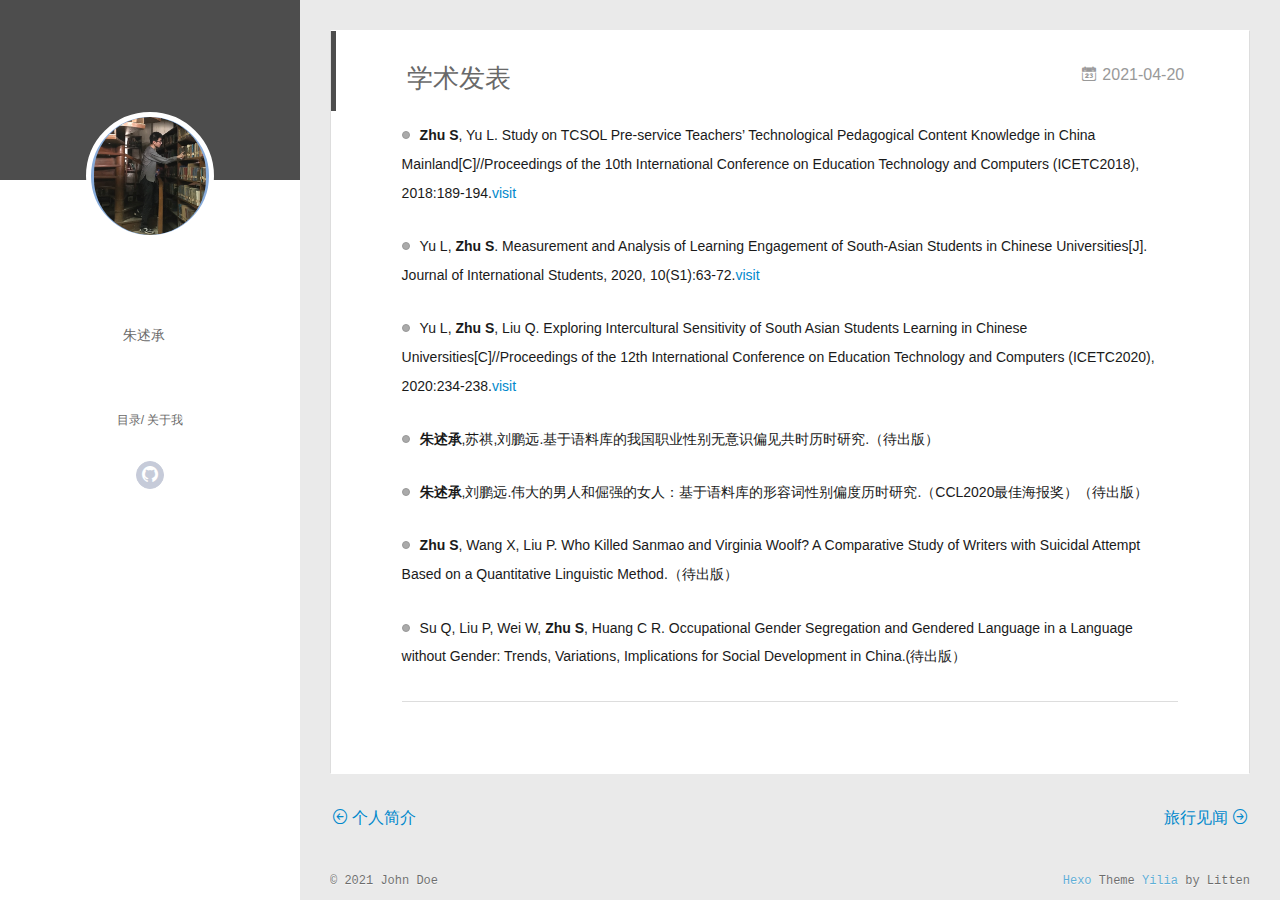
<file: 2021/04/20/学术发表/index.html>
<!DOCTYPE html>
<html>
<head>
  <meta charset="utf-8">
  
  <meta name="renderer" content="webkit">
  <meta http-equiv="X-UA-Compatible" content="IE=edge" >
  <link rel="dns-prefetch" href="http://example.com">
  <title>学术发表 | Hexo</title>
  <meta name="viewport" content="width=device-width, initial-scale=1, maximum-scale=1">
  <meta name="description" content="Zhu S, Yu L. Study on TCSOL Pre-service Teachers’ Technological Pedagogical Content Knowledge in China Mainland[C]&#x2F;&#x2F;Proceedings of the 10th International Conference on Education Technology and Comput">
<meta property="og:type" content="article">
<meta property="og:title" content="学术发表">
<meta property="og:url" content="http://example.com/2021/04/20/%E5%AD%A6%E6%9C%AF%E5%8F%91%E8%A1%A8/index.html">
<meta property="og:site_name" content="Hexo">
<meta property="og:description" content="Zhu S, Yu L. Study on TCSOL Pre-service Teachers’ Technological Pedagogical Content Knowledge in China Mainland[C]&#x2F;&#x2F;Proceedings of the 10th International Conference on Education Technology and Comput">
<meta property="og:locale" content="en_US">
<meta property="article:published_time" content="2021-04-20T10:05:33.642Z">
<meta property="article:modified_time" content="2021-04-21T05:28:28.822Z">
<meta property="article:author" content="John Doe">
<meta name="twitter:card" content="summary">
  
    <link rel="alternative" href="/atom.xml" title="Hexo" type="application/atom+xml">
  
  
    <link rel="icon" href="/favicon.png">
  
  <link rel="stylesheet" type="text/css" href="/./main.0cf68a.css">
  <style type="text/css">
  
    #container.show {
      background: linear-gradient(200deg,#a0cfe4,#e8c37e);
    }
  </style>
  

  

<meta name="generator" content="Hexo 5.4.0"></head>

<body>
  <div id="container" q-class="show:isCtnShow">
    <canvas id="anm-canvas" class="anm-canvas"></canvas>
    <div class="left-col" q-class="show:isShow">
      
<div class="overlay" style="background: #4d4d4d"></div>
<div class="intrude-less">
	<header id="header" class="inner">
		<a href="/" class="profilepic">
			<img src="/assets/avatar.jpg" class="js-avatar show">
		</a>
		<hgroup>
		  <h1 class="header-author"><a href="/"></a></h1>
		</hgroup>
		

		<nav class="header-menu">
			<ul>
			
				<li><a target="_blank" rel="noopener" href="https://zhushucheng.github.io">朱述承</a></li>
	        
			</ul>
		</nav>
		<nav class="header-smart-menu">
    		
    			
    			<a q-on="click: openSlider(e, 'innerArchive')" href="javascript:void(0)">目录</a>
    			
            
    			
    			<a q-on="click: openSlider(e, 'aboutme')" href="javascript:void(0)">关于我</a>
    			
            
		</nav>
		<nav class="header-nav">
			<div class="social">
				
					<a class="github" target="_blank" href="https://github.com/zhushucheng" title="github"><i class="icon-github"></i></a>
		        
			</div>
		</nav>
	</header>		
</div>

    </div>
    <div class="mid-col" q-class="show:isShow,hide:isShow|isFalse">
      
<nav id="mobile-nav">
  	<div class="overlay js-overlay" style="background: #4d4d4d"></div>
	<div class="btnctn js-mobile-btnctn">
  		<div class="slider-trigger list" q-on="click: openSlider(e)"><i class="icon icon-sort"></i></div>
	</div>
	<div class="intrude-less">
		<header id="header" class="inner">
			<div class="profilepic">
				<img src="/assets/avatar.jpg" class="js-avatar">
			</div>
			<hgroup>
			  <h1 class="header-author js-header-author"></h1>
			</hgroup>
			
			
			
				
			
			
			
			<nav class="header-nav">
				<div class="social">
					
						<a class="github" target="_blank" href="https://github.com/zhushucheng" title="github"><i class="icon-github"></i></a>
			        
				</div>
			</nav>

			<nav class="header-menu js-header-menu">
				<ul style="width: 50%">
				
				
					<li style="width: 100%"><a target="_blank" rel="noopener" href="https://zhushucheng.github.io">朱述承</a></li>
		        
				</ul>
			</nav>
		</header>				
	</div>
	<div class="mobile-mask" style="display:none" q-show="isShow"></div>
</nav>

      <div id="wrapper" class="body-wrap">
        <div class="menu-l">
          <div class="canvas-wrap">
            <canvas data-colors="#eaeaea" data-sectionHeight="100" data-contentId="js-content" id="myCanvas1" class="anm-canvas"></canvas>
          </div>
          <div id="js-content" class="content-ll">
            <article id="post-学术发表" class="article article-type-post " itemscope itemprop="blogPost">
  <div class="article-inner">
    
      <header class="article-header">
        
  
    <h1 class="article-title" itemprop="name">
      学术发表
    </h1>
  

        
        <a href="/2021/04/20/%E5%AD%A6%E6%9C%AF%E5%8F%91%E8%A1%A8/" class="archive-article-date">
  	<time datetime="2021-04-20T10:05:33.642Z" itemprop="datePublished"><i class="icon-calendar icon"></i>2021-04-20</time>
</a>
        
      </header>
    
    <div class="article-entry" itemprop="articleBody">
      
        <ul>
<li><p><strong>Zhu S</strong>, Yu L. Study on TCSOL Pre-service Teachers’ Technological Pedagogical Content Knowledge in China Mainland[C]//Proceedings of the 10th International Conference on Education Technology and Computers (ICETC2018), 2018:189-194.<a target="_blank" rel="noopener" href="https://dl.acm.org/doi/abs/10.1145/3290511.3290551">visit</a></p>
</li>
<li><p>Yu L, <strong>Zhu S</strong>. Measurement and Analysis of Learning Engagement of South-Asian Students in Chinese Universities[J]. Journal of International Students, 2020, 10(S1):63-72.<a target="_blank" rel="noopener" href="https://www.ojed.org/index.php/jis/article/view/1773">visit</a> </p>
</li>
<li><p>Yu L, <strong>Zhu S</strong>, Liu Q. Exploring Intercultural Sensitivity of South Asian Students Learning in Chinese Universities[C]//Proceedings of the 12th International Conference on Education Technology and Computers (ICETC2020), 2020:234-238.<a target="_blank" rel="noopener" href="https://dl.acm.org/doi/abs/10.1145/3436756.3437051">visit</a></p>
</li>
<li><p><strong>朱述承</strong>,苏祺,刘鹏远.基于语料库的我国职业性别无意识偏见共时历时研究.（待出版）</p>
</li>
<li><p><strong>朱述承</strong>,刘鹏远.伟大的男人和倔强的女人：基于语料库的形容词性别偏度历时研究.（CCL2020最佳海报奖）（待出版）</p>
</li>
<li><p><strong>Zhu S</strong>, Wang X, Liu P. Who Killed Sanmao and Virginia Woolf? A Comparative Study of Writers with Suicidal Attempt Based on a Quantitative Linguistic Method.（待出版）</p>
</li>
<li><p>Su Q, Liu P, Wei W, <strong>Zhu S</strong>, Huang C R. Occupational Gender Segregation and Gendered Language in a Language without Gender: Trends, Variations, Implications for Social Development in China.(待出版）</p>
</li>
</ul>

      

      
    </div>
    <div class="article-info article-info-index">
      
      
      

      

      
      <div class="clearfix"></div>
    </div>
  </div>
</article>

  
<nav id="article-nav">
  
    <a href="/2021/04/20/%E4%B8%AA%E4%BA%BA%E7%AE%80%E4%BB%8B/" id="article-nav-newer" class="article-nav-link-wrap">
      <i class="icon-circle-left"></i>
      <div class="article-nav-title">
        
          个人简介
        
      </div>
    </a>
  
  
    <a href="/2021/04/20/%E6%97%85%E8%A1%8C%E8%A7%81%E9%97%BB/" id="article-nav-older" class="article-nav-link-wrap">
      <div class="article-nav-title">旅行见闻</div>
      <i class="icon-circle-right"></i>
    </a>
  
</nav>


<aside class="wrap-side-operation">
    <div class="mod-side-operation">
        
        <div class="jump-container" id="js-jump-container" style="display:none;">
            <a href="javascript:void(0)" class="mod-side-operation__jump-to-top">
                <i class="icon-font icon-back"></i>
            </a>
            <div id="js-jump-plan-container" class="jump-plan-container" style="top: -11px;">
                <i class="icon-font icon-plane jump-plane"></i>
            </div>
        </div>
        
        
    </div>
</aside>



  
  
  

  

  

  


          </div>
        </div>
      </div>
      <footer id="footer">
  <div class="outer">
    <div id="footer-info">
    	<div class="footer-left">
    		&copy; 2021 John Doe
    	</div>
      	<div class="footer-right">
      		<a href="http://hexo.io/" target="_blank">Hexo</a>  Theme <a href="https://github.com/litten/hexo-theme-yilia" target="_blank">Yilia</a> by Litten
      	</div>
    </div>
  </div>
</footer>
    </div>
    <script>
	var yiliaConfig = {
		mathjax: false,
		isHome: false,
		isPost: true,
		isArchive: false,
		isTag: false,
		isCategory: false,
		open_in_new: false,
		toc_hide_index: true,
		root: "/",
		innerArchive: true,
		showTags: false
	}
</script>

<script>!function(t){function n(e){if(r[e])return r[e].exports;var i=r[e]={exports:{},id:e,loaded:!1};return t[e].call(i.exports,i,i.exports,n),i.loaded=!0,i.exports}var r={};n.m=t,n.c=r,n.p="./",n(0)}([function(t,n,r){r(195),t.exports=r(191)},function(t,n,r){var e=r(3),i=r(52),o=r(27),u=r(28),c=r(53),f="prototype",a=function(t,n,r){var s,l,h,v,p=t&a.F,d=t&a.G,y=t&a.S,g=t&a.P,b=t&a.B,m=d?e:y?e[n]||(e[n]={}):(e[n]||{})[f],x=d?i:i[n]||(i[n]={}),w=x[f]||(x[f]={});d&&(r=n);for(s in r)l=!p&&m&&void 0!==m[s],h=(l?m:r)[s],v=b&&l?c(h,e):g&&"function"==typeof h?c(Function.call,h):h,m&&u(m,s,h,t&a.U),x[s]!=h&&o(x,s,v),g&&w[s]!=h&&(w[s]=h)};e.core=i,a.F=1,a.G=2,a.S=4,a.P=8,a.B=16,a.W=32,a.U=64,a.R=128,t.exports=a},function(t,n,r){var e=r(6);t.exports=function(t){if(!e(t))throw TypeError(t+" is not an object!");return t}},function(t,n){var r=t.exports="undefined"!=typeof window&&window.Math==Math?window:"undefined"!=typeof self&&self.Math==Math?self:Function("return this")();"number"==typeof __g&&(__g=r)},function(t,n){t.exports=function(t){try{return!!t()}catch(t){return!0}}},function(t,n){var r=t.exports="undefined"!=typeof window&&window.Math==Math?window:"undefined"!=typeof self&&self.Math==Math?self:Function("return this")();"number"==typeof __g&&(__g=r)},function(t,n){t.exports=function(t){return"object"==typeof t?null!==t:"function"==typeof t}},function(t,n,r){var e=r(126)("wks"),i=r(76),o=r(3).Symbol,u="function"==typeof o;(t.exports=function(t){return e[t]||(e[t]=u&&o[t]||(u?o:i)("Symbol."+t))}).store=e},function(t,n){var r={}.hasOwnProperty;t.exports=function(t,n){return r.call(t,n)}},function(t,n,r){var e=r(94),i=r(33);t.exports=function(t){return e(i(t))}},function(t,n,r){t.exports=!r(4)(function(){return 7!=Object.defineProperty({},"a",{get:function(){return 7}}).a})},function(t,n,r){var e=r(2),i=r(167),o=r(50),u=Object.defineProperty;n.f=r(10)?Object.defineProperty:function(t,n,r){if(e(t),n=o(n,!0),e(r),i)try{return u(t,n,r)}catch(t){}if("get"in r||"set"in r)throw TypeError("Accessors not supported!");return"value"in r&&(t[n]=r.value),t}},function(t,n,r){t.exports=!r(18)(function(){return 7!=Object.defineProperty({},"a",{get:function(){return 7}}).a})},function(t,n,r){var e=r(14),i=r(22);t.exports=r(12)?function(t,n,r){return e.f(t,n,i(1,r))}:function(t,n,r){return t[n]=r,t}},function(t,n,r){var e=r(20),i=r(58),o=r(42),u=Object.defineProperty;n.f=r(12)?Object.defineProperty:function(t,n,r){if(e(t),n=o(n,!0),e(r),i)try{return u(t,n,r)}catch(t){}if("get"in r||"set"in r)throw TypeError("Accessors not supported!");return"value"in r&&(t[n]=r.value),t}},function(t,n,r){var e=r(40)("wks"),i=r(23),o=r(5).Symbol,u="function"==typeof o;(t.exports=function(t){return e[t]||(e[t]=u&&o[t]||(u?o:i)("Symbol."+t))}).store=e},function(t,n,r){var e=r(67),i=Math.min;t.exports=function(t){return t>0?i(e(t),9007199254740991):0}},function(t,n,r){var e=r(46);t.exports=function(t){return Object(e(t))}},function(t,n){t.exports=function(t){try{return!!t()}catch(t){return!0}}},function(t,n,r){var e=r(63),i=r(34);t.exports=Object.keys||function(t){return e(t,i)}},function(t,n,r){var e=r(21);t.exports=function(t){if(!e(t))throw TypeError(t+" is not an object!");return t}},function(t,n){t.exports=function(t){return"object"==typeof t?null!==t:"function"==typeof t}},function(t,n){t.exports=function(t,n){return{enumerable:!(1&t),configurable:!(2&t),writable:!(4&t),value:n}}},function(t,n){var r=0,e=Math.random();t.exports=function(t){return"Symbol(".concat(void 0===t?"":t,")_",(++r+e).toString(36))}},function(t,n){var r={}.hasOwnProperty;t.exports=function(t,n){return r.call(t,n)}},function(t,n){var r=t.exports={version:"2.4.0"};"number"==typeof __e&&(__e=r)},function(t,n){t.exports=function(t){if("function"!=typeof t)throw TypeError(t+" is not a function!");return t}},function(t,n,r){var e=r(11),i=r(66);t.exports=r(10)?function(t,n,r){return e.f(t,n,i(1,r))}:function(t,n,r){return t[n]=r,t}},function(t,n,r){var e=r(3),i=r(27),o=r(24),u=r(76)("src"),c="toString",f=Function[c],a=(""+f).split(c);r(52).inspectSource=function(t){return f.call(t)},(t.exports=function(t,n,r,c){var f="function"==typeof r;f&&(o(r,"name")||i(r,"name",n)),t[n]!==r&&(f&&(o(r,u)||i(r,u,t[n]?""+t[n]:a.join(String(n)))),t===e?t[n]=r:c?t[n]?t[n]=r:i(t,n,r):(delete t[n],i(t,n,r)))})(Function.prototype,c,function(){return"function"==typeof this&&this[u]||f.call(this)})},function(t,n,r){var e=r(1),i=r(4),o=r(46),u=function(t,n,r,e){var i=String(o(t)),u="<"+n;return""!==r&&(u+=" "+r+'="'+String(e).replace(/"/g,"&quot;")+'"'),u+">"+i+"</"+n+">"};t.exports=function(t,n){var r={};r[t]=n(u),e(e.P+e.F*i(function(){var n=""[t]('"');return n!==n.toLowerCase()||n.split('"').length>3}),"String",r)}},function(t,n,r){var e=r(115),i=r(46);t.exports=function(t){return e(i(t))}},function(t,n,r){var e=r(116),i=r(66),o=r(30),u=r(50),c=r(24),f=r(167),a=Object.getOwnPropertyDescriptor;n.f=r(10)?a:function(t,n){if(t=o(t),n=u(n,!0),f)try{return a(t,n)}catch(t){}if(c(t,n))return i(!e.f.call(t,n),t[n])}},function(t,n,r){var e=r(24),i=r(17),o=r(145)("IE_PROTO"),u=Object.prototype;t.exports=Object.getPrototypeOf||function(t){return t=i(t),e(t,o)?t[o]:"function"==typeof t.constructor&&t instanceof t.constructor?t.constructor.prototype:t instanceof Object?u:null}},function(t,n){t.exports=function(t){if(void 0==t)throw TypeError("Can't call method on  "+t);return t}},function(t,n){t.exports="constructor,hasOwnProperty,isPrototypeOf,propertyIsEnumerable,toLocaleString,toString,valueOf".split(",")},function(t,n){t.exports={}},function(t,n){t.exports=!0},function(t,n){n.f={}.propertyIsEnumerable},function(t,n,r){var e=r(14).f,i=r(8),o=r(15)("toStringTag");t.exports=function(t,n,r){t&&!i(t=r?t:t.prototype,o)&&e(t,o,{configurable:!0,value:n})}},function(t,n,r){var e=r(40)("keys"),i=r(23);t.exports=function(t){return e[t]||(e[t]=i(t))}},function(t,n,r){var e=r(5),i="__core-js_shared__",o=e[i]||(e[i]={});t.exports=function(t){return o[t]||(o[t]={})}},function(t,n){var r=Math.ceil,e=Math.floor;t.exports=function(t){return isNaN(t=+t)?0:(t>0?e:r)(t)}},function(t,n,r){var e=r(21);t.exports=function(t,n){if(!e(t))return t;var r,i;if(n&&"function"==typeof(r=t.toString)&&!e(i=r.call(t)))return i;if("function"==typeof(r=t.valueOf)&&!e(i=r.call(t)))return i;if(!n&&"function"==typeof(r=t.toString)&&!e(i=r.call(t)))return i;throw TypeError("Can't convert object to primitive value")}},function(t,n,r){var e=r(5),i=r(25),o=r(36),u=r(44),c=r(14).f;t.exports=function(t){var n=i.Symbol||(i.Symbol=o?{}:e.Symbol||{});"_"==t.charAt(0)||t in n||c(n,t,{value:u.f(t)})}},function(t,n,r){n.f=r(15)},function(t,n){var r={}.toString;t.exports=function(t){return r.call(t).slice(8,-1)}},function(t,n){t.exports=function(t){if(void 0==t)throw TypeError("Can't call method on  "+t);return t}},function(t,n,r){var e=r(4);t.exports=function(t,n){return!!t&&e(function(){n?t.call(null,function(){},1):t.call(null)})}},function(t,n,r){var e=r(53),i=r(115),o=r(17),u=r(16),c=r(203);t.exports=function(t,n){var r=1==t,f=2==t,a=3==t,s=4==t,l=6==t,h=5==t||l,v=n||c;return function(n,c,p){for(var d,y,g=o(n),b=i(g),m=e(c,p,3),x=u(b.length),w=0,S=r?v(n,x):f?v(n,0):void 0;x>w;w++)if((h||w in b)&&(d=b[w],y=m(d,w,g),t))if(r)S[w]=y;else if(y)switch(t){case 3:return!0;case 5:return d;case 6:return w;case 2:S.push(d)}else if(s)return!1;return l?-1:a||s?s:S}}},function(t,n,r){var e=r(1),i=r(52),o=r(4);t.exports=function(t,n){var r=(i.Object||{})[t]||Object[t],u={};u[t]=n(r),e(e.S+e.F*o(function(){r(1)}),"Object",u)}},function(t,n,r){var e=r(6);t.exports=function(t,n){if(!e(t))return t;var r,i;if(n&&"function"==typeof(r=t.toString)&&!e(i=r.call(t)))return i;if("function"==typeof(r=t.valueOf)&&!e(i=r.call(t)))return i;if(!n&&"function"==typeof(r=t.toString)&&!e(i=r.call(t)))return i;throw TypeError("Can't convert object to primitive value")}},function(t,n,r){var e=r(5),i=r(25),o=r(91),u=r(13),c="prototype",f=function(t,n,r){var a,s,l,h=t&f.F,v=t&f.G,p=t&f.S,d=t&f.P,y=t&f.B,g=t&f.W,b=v?i:i[n]||(i[n]={}),m=b[c],x=v?e:p?e[n]:(e[n]||{})[c];v&&(r=n);for(a in r)(s=!h&&x&&void 0!==x[a])&&a in b||(l=s?x[a]:r[a],b[a]=v&&"function"!=typeof x[a]?r[a]:y&&s?o(l,e):g&&x[a]==l?function(t){var n=function(n,r,e){if(this instanceof t){switch(arguments.length){case 0:return new t;case 1:return new t(n);case 2:return new t(n,r)}return new t(n,r,e)}return t.apply(this,arguments)};return n[c]=t[c],n}(l):d&&"function"==typeof l?o(Function.call,l):l,d&&((b.virtual||(b.virtual={}))[a]=l,t&f.R&&m&&!m[a]&&u(m,a,l)))};f.F=1,f.G=2,f.S=4,f.P=8,f.B=16,f.W=32,f.U=64,f.R=128,t.exports=f},function(t,n){var r=t.exports={version:"2.4.0"};"number"==typeof __e&&(__e=r)},function(t,n,r){var e=r(26);t.exports=function(t,n,r){if(e(t),void 0===n)return t;switch(r){case 1:return function(r){return t.call(n,r)};case 2:return function(r,e){return t.call(n,r,e)};case 3:return function(r,e,i){return t.call(n,r,e,i)}}return function(){return t.apply(n,arguments)}}},function(t,n,r){var e=r(183),i=r(1),o=r(126)("metadata"),u=o.store||(o.store=new(r(186))),c=function(t,n,r){var i=u.get(t);if(!i){if(!r)return;u.set(t,i=new e)}var o=i.get(n);if(!o){if(!r)return;i.set(n,o=new e)}return o},f=function(t,n,r){var e=c(n,r,!1);return void 0!==e&&e.has(t)},a=function(t,n,r){var e=c(n,r,!1);return void 0===e?void 0:e.get(t)},s=function(t,n,r,e){c(r,e,!0).set(t,n)},l=function(t,n){var r=c(t,n,!1),e=[];return r&&r.forEach(function(t,n){e.push(n)}),e},h=function(t){return void 0===t||"symbol"==typeof t?t:String(t)},v=function(t){i(i.S,"Reflect",t)};t.exports={store:u,map:c,has:f,get:a,set:s,keys:l,key:h,exp:v}},function(t,n,r){"use strict";if(r(10)){var e=r(69),i=r(3),o=r(4),u=r(1),c=r(127),f=r(152),a=r(53),s=r(68),l=r(66),h=r(27),v=r(73),p=r(67),d=r(16),y=r(75),g=r(50),b=r(24),m=r(180),x=r(114),w=r(6),S=r(17),_=r(137),O=r(70),E=r(32),P=r(71).f,j=r(154),F=r(76),M=r(7),A=r(48),N=r(117),T=r(146),I=r(155),k=r(80),L=r(123),R=r(74),C=r(130),D=r(160),U=r(11),W=r(31),G=U.f,B=W.f,V=i.RangeError,z=i.TypeError,q=i.Uint8Array,K="ArrayBuffer",J="Shared"+K,Y="BYTES_PER_ELEMENT",H="prototype",$=Array[H],X=f.ArrayBuffer,Q=f.DataView,Z=A(0),tt=A(2),nt=A(3),rt=A(4),et=A(5),it=A(6),ot=N(!0),ut=N(!1),ct=I.values,ft=I.keys,at=I.entries,st=$.lastIndexOf,lt=$.reduce,ht=$.reduceRight,vt=$.join,pt=$.sort,dt=$.slice,yt=$.toString,gt=$.toLocaleString,bt=M("iterator"),mt=M("toStringTag"),xt=F("typed_constructor"),wt=F("def_constructor"),St=c.CONSTR,_t=c.TYPED,Ot=c.VIEW,Et="Wrong length!",Pt=A(1,function(t,n){return Tt(T(t,t[wt]),n)}),jt=o(function(){return 1===new q(new Uint16Array([1]).buffer)[0]}),Ft=!!q&&!!q[H].set&&o(function(){new q(1).set({})}),Mt=function(t,n){if(void 0===t)throw z(Et);var r=+t,e=d(t);if(n&&!m(r,e))throw V(Et);return e},At=function(t,n){var r=p(t);if(r<0||r%n)throw V("Wrong offset!");return r},Nt=function(t){if(w(t)&&_t in t)return t;throw z(t+" is not a typed array!")},Tt=function(t,n){if(!(w(t)&&xt in t))throw z("It is not a typed array constructor!");return new t(n)},It=function(t,n){return kt(T(t,t[wt]),n)},kt=function(t,n){for(var r=0,e=n.length,i=Tt(t,e);e>r;)i[r]=n[r++];return i},Lt=function(t,n,r){G(t,n,{get:function(){return this._d[r]}})},Rt=function(t){var n,r,e,i,o,u,c=S(t),f=arguments.length,s=f>1?arguments[1]:void 0,l=void 0!==s,h=j(c);if(void 0!=h&&!_(h)){for(u=h.call(c),e=[],n=0;!(o=u.next()).done;n++)e.push(o.value);c=e}for(l&&f>2&&(s=a(s,arguments[2],2)),n=0,r=d(c.length),i=Tt(this,r);r>n;n++)i[n]=l?s(c[n],n):c[n];return i},Ct=function(){for(var t=0,n=arguments.length,r=Tt(this,n);n>t;)r[t]=arguments[t++];return r},Dt=!!q&&o(function(){gt.call(new q(1))}),Ut=function(){return gt.apply(Dt?dt.call(Nt(this)):Nt(this),arguments)},Wt={copyWithin:function(t,n){return D.call(Nt(this),t,n,arguments.length>2?arguments[2]:void 0)},every:function(t){return rt(Nt(this),t,arguments.length>1?arguments[1]:void 0)},fill:function(t){return C.apply(Nt(this),arguments)},filter:function(t){return It(this,tt(Nt(this),t,arguments.length>1?arguments[1]:void 0))},find:function(t){return et(Nt(this),t,arguments.length>1?arguments[1]:void 0)},findIndex:function(t){return it(Nt(this),t,arguments.length>1?arguments[1]:void 0)},forEach:function(t){Z(Nt(this),t,arguments.length>1?arguments[1]:void 0)},indexOf:function(t){return ut(Nt(this),t,arguments.length>1?arguments[1]:void 0)},includes:function(t){return ot(Nt(this),t,arguments.length>1?arguments[1]:void 0)},join:function(t){return vt.apply(Nt(this),arguments)},lastIndexOf:function(t){return st.apply(Nt(this),arguments)},map:function(t){return Pt(Nt(this),t,arguments.length>1?arguments[1]:void 0)},reduce:function(t){return lt.apply(Nt(this),arguments)},reduceRight:function(t){return ht.apply(Nt(this),arguments)},reverse:function(){for(var t,n=this,r=Nt(n).length,e=Math.floor(r/2),i=0;i<e;)t=n[i],n[i++]=n[--r],n[r]=t;return n},some:function(t){return nt(Nt(this),t,arguments.length>1?arguments[1]:void 0)},sort:function(t){return pt.call(Nt(this),t)},subarray:function(t,n){var r=Nt(this),e=r.length,i=y(t,e);return new(T(r,r[wt]))(r.buffer,r.byteOffset+i*r.BYTES_PER_ELEMENT,d((void 0===n?e:y(n,e))-i))}},Gt=function(t,n){return It(this,dt.call(Nt(this),t,n))},Bt=function(t){Nt(this);var n=At(arguments[1],1),r=this.length,e=S(t),i=d(e.length),o=0;if(i+n>r)throw V(Et);for(;o<i;)this[n+o]=e[o++]},Vt={entries:function(){return at.call(Nt(this))},keys:function(){return ft.call(Nt(this))},values:function(){return ct.call(Nt(this))}},zt=function(t,n){return w(t)&&t[_t]&&"symbol"!=typeof n&&n in t&&String(+n)==String(n)},qt=function(t,n){return zt(t,n=g(n,!0))?l(2,t[n]):B(t,n)},Kt=function(t,n,r){return!(zt(t,n=g(n,!0))&&w(r)&&b(r,"value"))||b(r,"get")||b(r,"set")||r.configurable||b(r,"writable")&&!r.writable||b(r,"enumerable")&&!r.enumerable?G(t,n,r):(t[n]=r.value,t)};St||(W.f=qt,U.f=Kt),u(u.S+u.F*!St,"Object",{getOwnPropertyDescriptor:qt,defineProperty:Kt}),o(function(){yt.call({})})&&(yt=gt=function(){return vt.call(this)});var Jt=v({},Wt);v(Jt,Vt),h(Jt,bt,Vt.values),v(Jt,{slice:Gt,set:Bt,constructor:function(){},toString:yt,toLocaleString:Ut}),Lt(Jt,"buffer","b"),Lt(Jt,"byteOffset","o"),Lt(Jt,"byteLength","l"),Lt(Jt,"length","e"),G(Jt,mt,{get:function(){return this[_t]}}),t.exports=function(t,n,r,f){f=!!f;var a=t+(f?"Clamped":"")+"Array",l="Uint8Array"!=a,v="get"+t,p="set"+t,y=i[a],g=y||{},b=y&&E(y),m=!y||!c.ABV,S={},_=y&&y[H],j=function(t,r){var e=t._d;return e.v[v](r*n+e.o,jt)},F=function(t,r,e){var i=t._d;f&&(e=(e=Math.round(e))<0?0:e>255?255:255&e),i.v[p](r*n+i.o,e,jt)},M=function(t,n){G(t,n,{get:function(){return j(this,n)},set:function(t){return F(this,n,t)},enumerable:!0})};m?(y=r(function(t,r,e,i){s(t,y,a,"_d");var o,u,c,f,l=0,v=0;if(w(r)){if(!(r instanceof X||(f=x(r))==K||f==J))return _t in r?kt(y,r):Rt.call(y,r);o=r,v=At(e,n);var p=r.byteLength;if(void 0===i){if(p%n)throw V(Et);if((u=p-v)<0)throw V(Et)}else if((u=d(i)*n)+v>p)throw V(Et);c=u/n}else c=Mt(r,!0),u=c*n,o=new X(u);for(h(t,"_d",{b:o,o:v,l:u,e:c,v:new Q(o)});l<c;)M(t,l++)}),_=y[H]=O(Jt),h(_,"constructor",y)):L(function(t){new y(null),new y(t)},!0)||(y=r(function(t,r,e,i){s(t,y,a);var o;return w(r)?r instanceof X||(o=x(r))==K||o==J?void 0!==i?new g(r,At(e,n),i):void 0!==e?new g(r,At(e,n)):new g(r):_t in r?kt(y,r):Rt.call(y,r):new g(Mt(r,l))}),Z(b!==Function.prototype?P(g).concat(P(b)):P(g),function(t){t in y||h(y,t,g[t])}),y[H]=_,e||(_.constructor=y));var A=_[bt],N=!!A&&("values"==A.name||void 0==A.name),T=Vt.values;h(y,xt,!0),h(_,_t,a),h(_,Ot,!0),h(_,wt,y),(f?new y(1)[mt]==a:mt in _)||G(_,mt,{get:function(){return a}}),S[a]=y,u(u.G+u.W+u.F*(y!=g),S),u(u.S,a,{BYTES_PER_ELEMENT:n,from:Rt,of:Ct}),Y in _||h(_,Y,n),u(u.P,a,Wt),R(a),u(u.P+u.F*Ft,a,{set:Bt}),u(u.P+u.F*!N,a,Vt),u(u.P+u.F*(_.toString!=yt),a,{toString:yt}),u(u.P+u.F*o(function(){new y(1).slice()}),a,{slice:Gt}),u(u.P+u.F*(o(function(){return[1,2].toLocaleString()!=new y([1,2]).toLocaleString()})||!o(function(){_.toLocaleString.call([1,2])})),a,{toLocaleString:Ut}),k[a]=N?A:T,e||N||h(_,bt,T)}}else t.exports=function(){}},function(t,n){var r={}.toString;t.exports=function(t){return r.call(t).slice(8,-1)}},function(t,n,r){var e=r(21),i=r(5).document,o=e(i)&&e(i.createElement);t.exports=function(t){return o?i.createElement(t):{}}},function(t,n,r){t.exports=!r(12)&&!r(18)(function(){return 7!=Object.defineProperty(r(57)("div"),"a",{get:function(){return 7}}).a})},function(t,n,r){"use strict";var e=r(36),i=r(51),o=r(64),u=r(13),c=r(8),f=r(35),a=r(96),s=r(38),l=r(103),h=r(15)("iterator"),v=!([].keys&&"next"in[].keys()),p="keys",d="values",y=function(){return this};t.exports=function(t,n,r,g,b,m,x){a(r,n,g);var w,S,_,O=function(t){if(!v&&t in F)return F[t];switch(t){case p:case d:return function(){return new r(this,t)}}return function(){return new r(this,t)}},E=n+" Iterator",P=b==d,j=!1,F=t.prototype,M=F[h]||F["@@iterator"]||b&&F[b],A=M||O(b),N=b?P?O("entries"):A:void 0,T="Array"==n?F.entries||M:M;if(T&&(_=l(T.call(new t)))!==Object.prototype&&(s(_,E,!0),e||c(_,h)||u(_,h,y)),P&&M&&M.name!==d&&(j=!0,A=function(){return M.call(this)}),e&&!x||!v&&!j&&F[h]||u(F,h,A),f[n]=A,f[E]=y,b)if(w={values:P?A:O(d),keys:m?A:O(p),entries:N},x)for(S in w)S in F||o(F,S,w[S]);else i(i.P+i.F*(v||j),n,w);return w}},function(t,n,r){var e=r(20),i=r(100),o=r(34),u=r(39)("IE_PROTO"),c=function(){},f="prototype",a=function(){var t,n=r(57)("iframe"),e=o.length;for(n.style.display="none",r(93).appendChild(n),n.src="javascript:",t=n.contentWindow.document,t.open(),t.write("<script>document.F=Object<\/script>"),t.close(),a=t.F;e--;)delete a[f][o[e]];return a()};t.exports=Object.create||function(t,n){var r;return null!==t?(c[f]=e(t),r=new c,c[f]=null,r[u]=t):r=a(),void 0===n?r:i(r,n)}},function(t,n,r){var e=r(63),i=r(34).concat("length","prototype");n.f=Object.getOwnPropertyNames||function(t){return e(t,i)}},function(t,n){n.f=Object.getOwnPropertySymbols},function(t,n,r){var e=r(8),i=r(9),o=r(90)(!1),u=r(39)("IE_PROTO");t.exports=function(t,n){var r,c=i(t),f=0,a=[];for(r in c)r!=u&&e(c,r)&&a.push(r);for(;n.length>f;)e(c,r=n[f++])&&(~o(a,r)||a.push(r));return a}},function(t,n,r){t.exports=r(13)},function(t,n,r){var e=r(76)("meta"),i=r(6),o=r(24),u=r(11).f,c=0,f=Object.isExtensible||function(){return!0},a=!r(4)(function(){return f(Object.preventExtensions({}))}),s=function(t){u(t,e,{value:{i:"O"+ ++c,w:{}}})},l=function(t,n){if(!i(t))return"symbol"==typeof t?t:("string"==typeof t?"S":"P")+t;if(!o(t,e)){if(!f(t))return"F";if(!n)return"E";s(t)}return t[e].i},h=function(t,n){if(!o(t,e)){if(!f(t))return!0;if(!n)return!1;s(t)}return t[e].w},v=function(t){return a&&p.NEED&&f(t)&&!o(t,e)&&s(t),t},p=t.exports={KEY:e,NEED:!1,fastKey:l,getWeak:h,onFreeze:v}},function(t,n){t.exports=function(t,n){return{enumerable:!(1&t),configurable:!(2&t),writable:!(4&t),value:n}}},function(t,n){var r=Math.ceil,e=Math.floor;t.exports=function(t){return isNaN(t=+t)?0:(t>0?e:r)(t)}},function(t,n){t.exports=function(t,n,r,e){if(!(t instanceof n)||void 0!==e&&e in t)throw TypeError(r+": incorrect invocation!");return t}},function(t,n){t.exports=!1},function(t,n,r){var e=r(2),i=r(173),o=r(133),u=r(145)("IE_PROTO"),c=function(){},f="prototype",a=function(){var t,n=r(132)("iframe"),e=o.length;for(n.style.display="none",r(135).appendChild(n),n.src="javascript:",t=n.contentWindow.document,t.open(),t.write("<script>document.F=Object<\/script>"),t.close(),a=t.F;e--;)delete a[f][o[e]];return a()};t.exports=Object.create||function(t,n){var r;return null!==t?(c[f]=e(t),r=new c,c[f]=null,r[u]=t):r=a(),void 0===n?r:i(r,n)}},function(t,n,r){var e=r(175),i=r(133).concat("length","prototype");n.f=Object.getOwnPropertyNames||function(t){return e(t,i)}},function(t,n,r){var e=r(175),i=r(133);t.exports=Object.keys||function(t){return e(t,i)}},function(t,n,r){var e=r(28);t.exports=function(t,n,r){for(var i in n)e(t,i,n[i],r);return t}},function(t,n,r){"use strict";var e=r(3),i=r(11),o=r(10),u=r(7)("species");t.exports=function(t){var n=e[t];o&&n&&!n[u]&&i.f(n,u,{configurable:!0,get:function(){return this}})}},function(t,n,r){var e=r(67),i=Math.max,o=Math.min;t.exports=function(t,n){return t=e(t),t<0?i(t+n,0):o(t,n)}},function(t,n){var r=0,e=Math.random();t.exports=function(t){return"Symbol(".concat(void 0===t?"":t,")_",(++r+e).toString(36))}},function(t,n,r){var e=r(33);t.exports=function(t){return Object(e(t))}},function(t,n,r){var e=r(7)("unscopables"),i=Array.prototype;void 0==i[e]&&r(27)(i,e,{}),t.exports=function(t){i[e][t]=!0}},function(t,n,r){var e=r(53),i=r(169),o=r(137),u=r(2),c=r(16),f=r(154),a={},s={},n=t.exports=function(t,n,r,l,h){var v,p,d,y,g=h?function(){return t}:f(t),b=e(r,l,n?2:1),m=0;if("function"!=typeof g)throw TypeError(t+" is not iterable!");if(o(g)){for(v=c(t.length);v>m;m++)if((y=n?b(u(p=t[m])[0],p[1]):b(t[m]))===a||y===s)return y}else for(d=g.call(t);!(p=d.next()).done;)if((y=i(d,b,p.value,n))===a||y===s)return y};n.BREAK=a,n.RETURN=s},function(t,n){t.exports={}},function(t,n,r){var e=r(11).f,i=r(24),o=r(7)("toStringTag");t.exports=function(t,n,r){t&&!i(t=r?t:t.prototype,o)&&e(t,o,{configurable:!0,value:n})}},function(t,n,r){var e=r(1),i=r(46),o=r(4),u=r(150),c="["+u+"]",f="​",a=RegExp("^"+c+c+"*"),s=RegExp(c+c+"*$"),l=function(t,n,r){var i={},c=o(function(){return!!u[t]()||f[t]()!=f}),a=i[t]=c?n(h):u[t];r&&(i[r]=a),e(e.P+e.F*c,"String",i)},h=l.trim=function(t,n){return t=String(i(t)),1&n&&(t=t.replace(a,"")),2&n&&(t=t.replace(s,"")),t};t.exports=l},function(t,n,r){t.exports={default:r(86),__esModule:!0}},function(t,n,r){t.exports={default:r(87),__esModule:!0}},function(t,n,r){"use strict";function e(t){return t&&t.__esModule?t:{default:t}}n.__esModule=!0;var i=r(84),o=e(i),u=r(83),c=e(u),f="function"==typeof c.default&&"symbol"==typeof o.default?function(t){return typeof t}:function(t){return t&&"function"==typeof c.default&&t.constructor===c.default&&t!==c.default.prototype?"symbol":typeof t};n.default="function"==typeof c.default&&"symbol"===f(o.default)?function(t){return void 0===t?"undefined":f(t)}:function(t){return t&&"function"==typeof c.default&&t.constructor===c.default&&t!==c.default.prototype?"symbol":void 0===t?"undefined":f(t)}},function(t,n,r){r(110),r(108),r(111),r(112),t.exports=r(25).Symbol},function(t,n,r){r(109),r(113),t.exports=r(44).f("iterator")},function(t,n){t.exports=function(t){if("function"!=typeof t)throw TypeError(t+" is not a function!");return t}},function(t,n){t.exports=function(){}},function(t,n,r){var e=r(9),i=r(106),o=r(105);t.exports=function(t){return function(n,r,u){var c,f=e(n),a=i(f.length),s=o(u,a);if(t&&r!=r){for(;a>s;)if((c=f[s++])!=c)return!0}else for(;a>s;s++)if((t||s in f)&&f[s]===r)return t||s||0;return!t&&-1}}},function(t,n,r){var e=r(88);t.exports=function(t,n,r){if(e(t),void 0===n)return t;switch(r){case 1:return function(r){return t.call(n,r)};case 2:return function(r,e){return t.call(n,r,e)};case 3:return function(r,e,i){return t.call(n,r,e,i)}}return function(){return t.apply(n,arguments)}}},function(t,n,r){var e=r(19),i=r(62),o=r(37);t.exports=function(t){var n=e(t),r=i.f;if(r)for(var u,c=r(t),f=o.f,a=0;c.length>a;)f.call(t,u=c[a++])&&n.push(u);return n}},function(t,n,r){t.exports=r(5).document&&document.documentElement},function(t,n,r){var e=r(56);t.exports=Object("z").propertyIsEnumerable(0)?Object:function(t){return"String"==e(t)?t.split(""):Object(t)}},function(t,n,r){var e=r(56);t.exports=Array.isArray||function(t){return"Array"==e(t)}},function(t,n,r){"use strict";var e=r(60),i=r(22),o=r(38),u={};r(13)(u,r(15)("iterator"),function(){return this}),t.exports=function(t,n,r){t.prototype=e(u,{next:i(1,r)}),o(t,n+" Iterator")}},function(t,n){t.exports=function(t,n){return{value:n,done:!!t}}},function(t,n,r){var e=r(19),i=r(9);t.exports=function(t,n){for(var r,o=i(t),u=e(o),c=u.length,f=0;c>f;)if(o[r=u[f++]]===n)return r}},function(t,n,r){var e=r(23)("meta"),i=r(21),o=r(8),u=r(14).f,c=0,f=Object.isExtensible||function(){return!0},a=!r(18)(function(){return f(Object.preventExtensions({}))}),s=function(t){u(t,e,{value:{i:"O"+ ++c,w:{}}})},l=function(t,n){if(!i(t))return"symbol"==typeof t?t:("string"==typeof t?"S":"P")+t;if(!o(t,e)){if(!f(t))return"F";if(!n)return"E";s(t)}return t[e].i},h=function(t,n){if(!o(t,e)){if(!f(t))return!0;if(!n)return!1;s(t)}return t[e].w},v=function(t){return a&&p.NEED&&f(t)&&!o(t,e)&&s(t),t},p=t.exports={KEY:e,NEED:!1,fastKey:l,getWeak:h,onFreeze:v}},function(t,n,r){var e=r(14),i=r(20),o=r(19);t.exports=r(12)?Object.defineProperties:function(t,n){i(t);for(var r,u=o(n),c=u.length,f=0;c>f;)e.f(t,r=u[f++],n[r]);return t}},function(t,n,r){var e=r(37),i=r(22),o=r(9),u=r(42),c=r(8),f=r(58),a=Object.getOwnPropertyDescriptor;n.f=r(12)?a:function(t,n){if(t=o(t),n=u(n,!0),f)try{return a(t,n)}catch(t){}if(c(t,n))return i(!e.f.call(t,n),t[n])}},function(t,n,r){var e=r(9),i=r(61).f,o={}.toString,u="object"==typeof window&&window&&Object.getOwnPropertyNames?Object.getOwnPropertyNames(window):[],c=function(t){try{return i(t)}catch(t){return u.slice()}};t.exports.f=function(t){return u&&"[object Window]"==o.call(t)?c(t):i(e(t))}},function(t,n,r){var e=r(8),i=r(77),o=r(39)("IE_PROTO"),u=Object.prototype;t.exports=Object.getPrototypeOf||function(t){return t=i(t),e(t,o)?t[o]:"function"==typeof t.constructor&&t instanceof t.constructor?t.constructor.prototype:t instanceof Object?u:null}},function(t,n,r){var e=r(41),i=r(33);t.exports=function(t){return function(n,r){var o,u,c=String(i(n)),f=e(r),a=c.length;return f<0||f>=a?t?"":void 0:(o=c.charCodeAt(f),o<55296||o>56319||f+1===a||(u=c.charCodeAt(f+1))<56320||u>57343?t?c.charAt(f):o:t?c.slice(f,f+2):u-56320+(o-55296<<10)+65536)}}},function(t,n,r){var e=r(41),i=Math.max,o=Math.min;t.exports=function(t,n){return t=e(t),t<0?i(t+n,0):o(t,n)}},function(t,n,r){var e=r(41),i=Math.min;t.exports=function(t){return t>0?i(e(t),9007199254740991):0}},function(t,n,r){"use strict";var e=r(89),i=r(97),o=r(35),u=r(9);t.exports=r(59)(Array,"Array",function(t,n){this._t=u(t),this._i=0,this._k=n},function(){var t=this._t,n=this._k,r=this._i++;return!t||r>=t.length?(this._t=void 0,i(1)):"keys"==n?i(0,r):"values"==n?i(0,t[r]):i(0,[r,t[r]])},"values"),o.Arguments=o.Array,e("keys"),e("values"),e("entries")},function(t,n){},function(t,n,r){"use strict";var e=r(104)(!0);r(59)(String,"String",function(t){this._t=String(t),this._i=0},function(){var t,n=this._t,r=this._i;return r>=n.length?{value:void 0,done:!0}:(t=e(n,r),this._i+=t.length,{value:t,done:!1})})},function(t,n,r){"use strict";var e=r(5),i=r(8),o=r(12),u=r(51),c=r(64),f=r(99).KEY,a=r(18),s=r(40),l=r(38),h=r(23),v=r(15),p=r(44),d=r(43),y=r(98),g=r(92),b=r(95),m=r(20),x=r(9),w=r(42),S=r(22),_=r(60),O=r(102),E=r(101),P=r(14),j=r(19),F=E.f,M=P.f,A=O.f,N=e.Symbol,T=e.JSON,I=T&&T.stringify,k="prototype",L=v("_hidden"),R=v("toPrimitive"),C={}.propertyIsEnumerable,D=s("symbol-registry"),U=s("symbols"),W=s("op-symbols"),G=Object[k],B="function"==typeof N,V=e.QObject,z=!V||!V[k]||!V[k].findChild,q=o&&a(function(){return 7!=_(M({},"a",{get:function(){return M(this,"a",{value:7}).a}})).a})?function(t,n,r){var e=F(G,n);e&&delete G[n],M(t,n,r),e&&t!==G&&M(G,n,e)}:M,K=function(t){var n=U[t]=_(N[k]);return n._k=t,n},J=B&&"symbol"==typeof N.iterator?function(t){return"symbol"==typeof t}:function(t){return t instanceof N},Y=function(t,n,r){return t===G&&Y(W,n,r),m(t),n=w(n,!0),m(r),i(U,n)?(r.enumerable?(i(t,L)&&t[L][n]&&(t[L][n]=!1),r=_(r,{enumerable:S(0,!1)})):(i(t,L)||M(t,L,S(1,{})),t[L][n]=!0),q(t,n,r)):M(t,n,r)},H=function(t,n){m(t);for(var r,e=g(n=x(n)),i=0,o=e.length;o>i;)Y(t,r=e[i++],n[r]);return t},$=function(t,n){return void 0===n?_(t):H(_(t),n)},X=function(t){var n=C.call(this,t=w(t,!0));return!(this===G&&i(U,t)&&!i(W,t))&&(!(n||!i(this,t)||!i(U,t)||i(this,L)&&this[L][t])||n)},Q=function(t,n){if(t=x(t),n=w(n,!0),t!==G||!i(U,n)||i(W,n)){var r=F(t,n);return!r||!i(U,n)||i(t,L)&&t[L][n]||(r.enumerable=!0),r}},Z=function(t){for(var n,r=A(x(t)),e=[],o=0;r.length>o;)i(U,n=r[o++])||n==L||n==f||e.push(n);return e},tt=function(t){for(var n,r=t===G,e=A(r?W:x(t)),o=[],u=0;e.length>u;)!i(U,n=e[u++])||r&&!i(G,n)||o.push(U[n]);return o};B||(N=function(){if(this instanceof N)throw TypeError("Symbol is not a constructor!");var t=h(arguments.length>0?arguments[0]:void 0),n=function(r){this===G&&n.call(W,r),i(this,L)&&i(this[L],t)&&(this[L][t]=!1),q(this,t,S(1,r))};return o&&z&&q(G,t,{configurable:!0,set:n}),K(t)},c(N[k],"toString",function(){return this._k}),E.f=Q,P.f=Y,r(61).f=O.f=Z,r(37).f=X,r(62).f=tt,o&&!r(36)&&c(G,"propertyIsEnumerable",X,!0),p.f=function(t){return K(v(t))}),u(u.G+u.W+u.F*!B,{Symbol:N});for(var nt="hasInstance,isConcatSpreadable,iterator,match,replace,search,species,split,toPrimitive,toStringTag,unscopables".split(","),rt=0;nt.length>rt;)v(nt[rt++]);for(var nt=j(v.store),rt=0;nt.length>rt;)d(nt[rt++]);u(u.S+u.F*!B,"Symbol",{for:function(t){return i(D,t+="")?D[t]:D[t]=N(t)},keyFor:function(t){if(J(t))return y(D,t);throw TypeError(t+" is not a symbol!")},useSetter:function(){z=!0},useSimple:function(){z=!1}}),u(u.S+u.F*!B,"Object",{create:$,defineProperty:Y,defineProperties:H,getOwnPropertyDescriptor:Q,getOwnPropertyNames:Z,getOwnPropertySymbols:tt}),T&&u(u.S+u.F*(!B||a(function(){var t=N();return"[null]"!=I([t])||"{}"!=I({a:t})||"{}"!=I(Object(t))})),"JSON",{stringify:function(t){if(void 0!==t&&!J(t)){for(var n,r,e=[t],i=1;arguments.length>i;)e.push(arguments[i++]);return n=e[1],"function"==typeof n&&(r=n),!r&&b(n)||(n=function(t,n){if(r&&(n=r.call(this,t,n)),!J(n))return n}),e[1]=n,I.apply(T,e)}}}),N[k][R]||r(13)(N[k],R,N[k].valueOf),l(N,"Symbol"),l(Math,"Math",!0),l(e.JSON,"JSON",!0)},function(t,n,r){r(43)("asyncIterator")},function(t,n,r){r(43)("observable")},function(t,n,r){r(107);for(var e=r(5),i=r(13),o=r(35),u=r(15)("toStringTag"),c=["NodeList","DOMTokenList","MediaList","StyleSheetList","CSSRuleList"],f=0;f<5;f++){var a=c[f],s=e[a],l=s&&s.prototype;l&&!l[u]&&i(l,u,a),o[a]=o.Array}},function(t,n,r){var e=r(45),i=r(7)("toStringTag"),o="Arguments"==e(function(){return arguments}()),u=function(t,n){try{return t[n]}catch(t){}};t.exports=function(t){var n,r,c;return void 0===t?"Undefined":null===t?"Null":"string"==typeof(r=u(n=Object(t),i))?r:o?e(n):"Object"==(c=e(n))&&"function"==typeof n.callee?"Arguments":c}},function(t,n,r){var e=r(45);t.exports=Object("z").propertyIsEnumerable(0)?Object:function(t){return"String"==e(t)?t.split(""):Object(t)}},function(t,n){n.f={}.propertyIsEnumerable},function(t,n,r){var e=r(30),i=r(16),o=r(75);t.exports=function(t){return function(n,r,u){var c,f=e(n),a=i(f.length),s=o(u,a);if(t&&r!=r){for(;a>s;)if((c=f[s++])!=c)return!0}else for(;a>s;s++)if((t||s in f)&&f[s]===r)return t||s||0;return!t&&-1}}},function(t,n,r){"use strict";var e=r(3),i=r(1),o=r(28),u=r(73),c=r(65),f=r(79),a=r(68),s=r(6),l=r(4),h=r(123),v=r(81),p=r(136);t.exports=function(t,n,r,d,y,g){var b=e[t],m=b,x=y?"set":"add",w=m&&m.prototype,S={},_=function(t){var n=w[t];o(w,t,"delete"==t?function(t){return!(g&&!s(t))&&n.call(this,0===t?0:t)}:"has"==t?function(t){return!(g&&!s(t))&&n.call(this,0===t?0:t)}:"get"==t?function(t){return g&&!s(t)?void 0:n.call(this,0===t?0:t)}:"add"==t?function(t){return n.call(this,0===t?0:t),this}:function(t,r){return n.call(this,0===t?0:t,r),this})};if("function"==typeof m&&(g||w.forEach&&!l(function(){(new m).entries().next()}))){var O=new m,E=O[x](g?{}:-0,1)!=O,P=l(function(){O.has(1)}),j=h(function(t){new m(t)}),F=!g&&l(function(){for(var t=new m,n=5;n--;)t[x](n,n);return!t.has(-0)});j||(m=n(function(n,r){a(n,m,t);var e=p(new b,n,m);return void 0!=r&&f(r,y,e[x],e),e}),m.prototype=w,w.constructor=m),(P||F)&&(_("delete"),_("has"),y&&_("get")),(F||E)&&_(x),g&&w.clear&&delete w.clear}else m=d.getConstructor(n,t,y,x),u(m.prototype,r),c.NEED=!0;return v(m,t),S[t]=m,i(i.G+i.W+i.F*(m!=b),S),g||d.setStrong(m,t,y),m}},function(t,n,r){"use strict";var e=r(27),i=r(28),o=r(4),u=r(46),c=r(7);t.exports=function(t,n,r){var f=c(t),a=r(u,f,""[t]),s=a[0],l=a[1];o(function(){var n={};return n[f]=function(){return 7},7!=""[t](n)})&&(i(String.prototype,t,s),e(RegExp.prototype,f,2==n?function(t,n){return l.call(t,this,n)}:function(t){return l.call(t,this)}))}
},function(t,n,r){"use strict";var e=r(2);t.exports=function(){var t=e(this),n="";return t.global&&(n+="g"),t.ignoreCase&&(n+="i"),t.multiline&&(n+="m"),t.unicode&&(n+="u"),t.sticky&&(n+="y"),n}},function(t,n){t.exports=function(t,n,r){var e=void 0===r;switch(n.length){case 0:return e?t():t.call(r);case 1:return e?t(n[0]):t.call(r,n[0]);case 2:return e?t(n[0],n[1]):t.call(r,n[0],n[1]);case 3:return e?t(n[0],n[1],n[2]):t.call(r,n[0],n[1],n[2]);case 4:return e?t(n[0],n[1],n[2],n[3]):t.call(r,n[0],n[1],n[2],n[3])}return t.apply(r,n)}},function(t,n,r){var e=r(6),i=r(45),o=r(7)("match");t.exports=function(t){var n;return e(t)&&(void 0!==(n=t[o])?!!n:"RegExp"==i(t))}},function(t,n,r){var e=r(7)("iterator"),i=!1;try{var o=[7][e]();o.return=function(){i=!0},Array.from(o,function(){throw 2})}catch(t){}t.exports=function(t,n){if(!n&&!i)return!1;var r=!1;try{var o=[7],u=o[e]();u.next=function(){return{done:r=!0}},o[e]=function(){return u},t(o)}catch(t){}return r}},function(t,n,r){t.exports=r(69)||!r(4)(function(){var t=Math.random();__defineSetter__.call(null,t,function(){}),delete r(3)[t]})},function(t,n){n.f=Object.getOwnPropertySymbols},function(t,n,r){var e=r(3),i="__core-js_shared__",o=e[i]||(e[i]={});t.exports=function(t){return o[t]||(o[t]={})}},function(t,n,r){for(var e,i=r(3),o=r(27),u=r(76),c=u("typed_array"),f=u("view"),a=!(!i.ArrayBuffer||!i.DataView),s=a,l=0,h="Int8Array,Uint8Array,Uint8ClampedArray,Int16Array,Uint16Array,Int32Array,Uint32Array,Float32Array,Float64Array".split(",");l<9;)(e=i[h[l++]])?(o(e.prototype,c,!0),o(e.prototype,f,!0)):s=!1;t.exports={ABV:a,CONSTR:s,TYPED:c,VIEW:f}},function(t,n){"use strict";var r={versions:function(){var t=window.navigator.userAgent;return{trident:t.indexOf("Trident")>-1,presto:t.indexOf("Presto")>-1,webKit:t.indexOf("AppleWebKit")>-1,gecko:t.indexOf("Gecko")>-1&&-1==t.indexOf("KHTML"),mobile:!!t.match(/AppleWebKit.*Mobile.*/),ios:!!t.match(/\(i[^;]+;( U;)? CPU.+Mac OS X/),android:t.indexOf("Android")>-1||t.indexOf("Linux")>-1,iPhone:t.indexOf("iPhone")>-1||t.indexOf("Mac")>-1,iPad:t.indexOf("iPad")>-1,webApp:-1==t.indexOf("Safari"),weixin:-1==t.indexOf("MicroMessenger")}}()};t.exports=r},function(t,n,r){"use strict";var e=r(85),i=function(t){return t&&t.__esModule?t:{default:t}}(e),o=function(){function t(t,n,e){return n||e?String.fromCharCode(n||e):r[t]||t}function n(t){return e[t]}var r={"&quot;":'"',"&lt;":"<","&gt;":">","&amp;":"&","&nbsp;":" "},e={};for(var u in r)e[r[u]]=u;return r["&apos;"]="'",e["'"]="&#39;",{encode:function(t){return t?(""+t).replace(/['<> "&]/g,n).replace(/\r?\n/g,"<br/>").replace(/\s/g,"&nbsp;"):""},decode:function(n){return n?(""+n).replace(/<br\s*\/?>/gi,"\n").replace(/&quot;|&lt;|&gt;|&amp;|&nbsp;|&apos;|&#(\d+);|&#(\d+)/g,t).replace(/\u00a0/g," "):""},encodeBase16:function(t){if(!t)return t;t+="";for(var n=[],r=0,e=t.length;e>r;r++)n.push(t.charCodeAt(r).toString(16).toUpperCase());return n.join("")},encodeBase16forJSON:function(t){if(!t)return t;t=t.replace(/[\u4E00-\u9FBF]/gi,function(t){return escape(t).replace("%u","\\u")});for(var n=[],r=0,e=t.length;e>r;r++)n.push(t.charCodeAt(r).toString(16).toUpperCase());return n.join("")},decodeBase16:function(t){if(!t)return t;t+="";for(var n=[],r=0,e=t.length;e>r;r+=2)n.push(String.fromCharCode("0x"+t.slice(r,r+2)));return n.join("")},encodeObject:function(t){if(t instanceof Array)for(var n=0,r=t.length;r>n;n++)t[n]=o.encodeObject(t[n]);else if("object"==(void 0===t?"undefined":(0,i.default)(t)))for(var e in t)t[e]=o.encodeObject(t[e]);else if("string"==typeof t)return o.encode(t);return t},loadScript:function(t){var n=document.createElement("script");document.getElementsByTagName("body")[0].appendChild(n),n.setAttribute("src",t)},addLoadEvent:function(t){var n=window.onload;"function"!=typeof window.onload?window.onload=t:window.onload=function(){n(),t()}}}}();t.exports=o},function(t,n,r){"use strict";var e=r(17),i=r(75),o=r(16);t.exports=function(t){for(var n=e(this),r=o(n.length),u=arguments.length,c=i(u>1?arguments[1]:void 0,r),f=u>2?arguments[2]:void 0,a=void 0===f?r:i(f,r);a>c;)n[c++]=t;return n}},function(t,n,r){"use strict";var e=r(11),i=r(66);t.exports=function(t,n,r){n in t?e.f(t,n,i(0,r)):t[n]=r}},function(t,n,r){var e=r(6),i=r(3).document,o=e(i)&&e(i.createElement);t.exports=function(t){return o?i.createElement(t):{}}},function(t,n){t.exports="constructor,hasOwnProperty,isPrototypeOf,propertyIsEnumerable,toLocaleString,toString,valueOf".split(",")},function(t,n,r){var e=r(7)("match");t.exports=function(t){var n=/./;try{"/./"[t](n)}catch(r){try{return n[e]=!1,!"/./"[t](n)}catch(t){}}return!0}},function(t,n,r){t.exports=r(3).document&&document.documentElement},function(t,n,r){var e=r(6),i=r(144).set;t.exports=function(t,n,r){var o,u=n.constructor;return u!==r&&"function"==typeof u&&(o=u.prototype)!==r.prototype&&e(o)&&i&&i(t,o),t}},function(t,n,r){var e=r(80),i=r(7)("iterator"),o=Array.prototype;t.exports=function(t){return void 0!==t&&(e.Array===t||o[i]===t)}},function(t,n,r){var e=r(45);t.exports=Array.isArray||function(t){return"Array"==e(t)}},function(t,n,r){"use strict";var e=r(70),i=r(66),o=r(81),u={};r(27)(u,r(7)("iterator"),function(){return this}),t.exports=function(t,n,r){t.prototype=e(u,{next:i(1,r)}),o(t,n+" Iterator")}},function(t,n,r){"use strict";var e=r(69),i=r(1),o=r(28),u=r(27),c=r(24),f=r(80),a=r(139),s=r(81),l=r(32),h=r(7)("iterator"),v=!([].keys&&"next"in[].keys()),p="keys",d="values",y=function(){return this};t.exports=function(t,n,r,g,b,m,x){a(r,n,g);var w,S,_,O=function(t){if(!v&&t in F)return F[t];switch(t){case p:case d:return function(){return new r(this,t)}}return function(){return new r(this,t)}},E=n+" Iterator",P=b==d,j=!1,F=t.prototype,M=F[h]||F["@@iterator"]||b&&F[b],A=M||O(b),N=b?P?O("entries"):A:void 0,T="Array"==n?F.entries||M:M;if(T&&(_=l(T.call(new t)))!==Object.prototype&&(s(_,E,!0),e||c(_,h)||u(_,h,y)),P&&M&&M.name!==d&&(j=!0,A=function(){return M.call(this)}),e&&!x||!v&&!j&&F[h]||u(F,h,A),f[n]=A,f[E]=y,b)if(w={values:P?A:O(d),keys:m?A:O(p),entries:N},x)for(S in w)S in F||o(F,S,w[S]);else i(i.P+i.F*(v||j),n,w);return w}},function(t,n){var r=Math.expm1;t.exports=!r||r(10)>22025.465794806718||r(10)<22025.465794806718||-2e-17!=r(-2e-17)?function(t){return 0==(t=+t)?t:t>-1e-6&&t<1e-6?t+t*t/2:Math.exp(t)-1}:r},function(t,n){t.exports=Math.sign||function(t){return 0==(t=+t)||t!=t?t:t<0?-1:1}},function(t,n,r){var e=r(3),i=r(151).set,o=e.MutationObserver||e.WebKitMutationObserver,u=e.process,c=e.Promise,f="process"==r(45)(u);t.exports=function(){var t,n,r,a=function(){var e,i;for(f&&(e=u.domain)&&e.exit();t;){i=t.fn,t=t.next;try{i()}catch(e){throw t?r():n=void 0,e}}n=void 0,e&&e.enter()};if(f)r=function(){u.nextTick(a)};else if(o){var s=!0,l=document.createTextNode("");new o(a).observe(l,{characterData:!0}),r=function(){l.data=s=!s}}else if(c&&c.resolve){var h=c.resolve();r=function(){h.then(a)}}else r=function(){i.call(e,a)};return function(e){var i={fn:e,next:void 0};n&&(n.next=i),t||(t=i,r()),n=i}}},function(t,n,r){var e=r(6),i=r(2),o=function(t,n){if(i(t),!e(n)&&null!==n)throw TypeError(n+": can't set as prototype!")};t.exports={set:Object.setPrototypeOf||("__proto__"in{}?function(t,n,e){try{e=r(53)(Function.call,r(31).f(Object.prototype,"__proto__").set,2),e(t,[]),n=!(t instanceof Array)}catch(t){n=!0}return function(t,r){return o(t,r),n?t.__proto__=r:e(t,r),t}}({},!1):void 0),check:o}},function(t,n,r){var e=r(126)("keys"),i=r(76);t.exports=function(t){return e[t]||(e[t]=i(t))}},function(t,n,r){var e=r(2),i=r(26),o=r(7)("species");t.exports=function(t,n){var r,u=e(t).constructor;return void 0===u||void 0==(r=e(u)[o])?n:i(r)}},function(t,n,r){var e=r(67),i=r(46);t.exports=function(t){return function(n,r){var o,u,c=String(i(n)),f=e(r),a=c.length;return f<0||f>=a?t?"":void 0:(o=c.charCodeAt(f),o<55296||o>56319||f+1===a||(u=c.charCodeAt(f+1))<56320||u>57343?t?c.charAt(f):o:t?c.slice(f,f+2):u-56320+(o-55296<<10)+65536)}}},function(t,n,r){var e=r(122),i=r(46);t.exports=function(t,n,r){if(e(n))throw TypeError("String#"+r+" doesn't accept regex!");return String(i(t))}},function(t,n,r){"use strict";var e=r(67),i=r(46);t.exports=function(t){var n=String(i(this)),r="",o=e(t);if(o<0||o==1/0)throw RangeError("Count can't be negative");for(;o>0;(o>>>=1)&&(n+=n))1&o&&(r+=n);return r}},function(t,n){t.exports="\t\n\v\f\r   ᠎             　\u2028\u2029\ufeff"},function(t,n,r){var e,i,o,u=r(53),c=r(121),f=r(135),a=r(132),s=r(3),l=s.process,h=s.setImmediate,v=s.clearImmediate,p=s.MessageChannel,d=0,y={},g="onreadystatechange",b=function(){var t=+this;if(y.hasOwnProperty(t)){var n=y[t];delete y[t],n()}},m=function(t){b.call(t.data)};h&&v||(h=function(t){for(var n=[],r=1;arguments.length>r;)n.push(arguments[r++]);return y[++d]=function(){c("function"==typeof t?t:Function(t),n)},e(d),d},v=function(t){delete y[t]},"process"==r(45)(l)?e=function(t){l.nextTick(u(b,t,1))}:p?(i=new p,o=i.port2,i.port1.onmessage=m,e=u(o.postMessage,o,1)):s.addEventListener&&"function"==typeof postMessage&&!s.importScripts?(e=function(t){s.postMessage(t+"","*")},s.addEventListener("message",m,!1)):e=g in a("script")?function(t){f.appendChild(a("script"))[g]=function(){f.removeChild(this),b.call(t)}}:function(t){setTimeout(u(b,t,1),0)}),t.exports={set:h,clear:v}},function(t,n,r){"use strict";var e=r(3),i=r(10),o=r(69),u=r(127),c=r(27),f=r(73),a=r(4),s=r(68),l=r(67),h=r(16),v=r(71).f,p=r(11).f,d=r(130),y=r(81),g="ArrayBuffer",b="DataView",m="prototype",x="Wrong length!",w="Wrong index!",S=e[g],_=e[b],O=e.Math,E=e.RangeError,P=e.Infinity,j=S,F=O.abs,M=O.pow,A=O.floor,N=O.log,T=O.LN2,I="buffer",k="byteLength",L="byteOffset",R=i?"_b":I,C=i?"_l":k,D=i?"_o":L,U=function(t,n,r){var e,i,o,u=Array(r),c=8*r-n-1,f=(1<<c)-1,a=f>>1,s=23===n?M(2,-24)-M(2,-77):0,l=0,h=t<0||0===t&&1/t<0?1:0;for(t=F(t),t!=t||t===P?(i=t!=t?1:0,e=f):(e=A(N(t)/T),t*(o=M(2,-e))<1&&(e--,o*=2),t+=e+a>=1?s/o:s*M(2,1-a),t*o>=2&&(e++,o/=2),e+a>=f?(i=0,e=f):e+a>=1?(i=(t*o-1)*M(2,n),e+=a):(i=t*M(2,a-1)*M(2,n),e=0));n>=8;u[l++]=255&i,i/=256,n-=8);for(e=e<<n|i,c+=n;c>0;u[l++]=255&e,e/=256,c-=8);return u[--l]|=128*h,u},W=function(t,n,r){var e,i=8*r-n-1,o=(1<<i)-1,u=o>>1,c=i-7,f=r-1,a=t[f--],s=127&a;for(a>>=7;c>0;s=256*s+t[f],f--,c-=8);for(e=s&(1<<-c)-1,s>>=-c,c+=n;c>0;e=256*e+t[f],f--,c-=8);if(0===s)s=1-u;else{if(s===o)return e?NaN:a?-P:P;e+=M(2,n),s-=u}return(a?-1:1)*e*M(2,s-n)},G=function(t){return t[3]<<24|t[2]<<16|t[1]<<8|t[0]},B=function(t){return[255&t]},V=function(t){return[255&t,t>>8&255]},z=function(t){return[255&t,t>>8&255,t>>16&255,t>>24&255]},q=function(t){return U(t,52,8)},K=function(t){return U(t,23,4)},J=function(t,n,r){p(t[m],n,{get:function(){return this[r]}})},Y=function(t,n,r,e){var i=+r,o=l(i);if(i!=o||o<0||o+n>t[C])throw E(w);var u=t[R]._b,c=o+t[D],f=u.slice(c,c+n);return e?f:f.reverse()},H=function(t,n,r,e,i,o){var u=+r,c=l(u);if(u!=c||c<0||c+n>t[C])throw E(w);for(var f=t[R]._b,a=c+t[D],s=e(+i),h=0;h<n;h++)f[a+h]=s[o?h:n-h-1]},$=function(t,n){s(t,S,g);var r=+n,e=h(r);if(r!=e)throw E(x);return e};if(u.ABV){if(!a(function(){new S})||!a(function(){new S(.5)})){S=function(t){return new j($(this,t))};for(var X,Q=S[m]=j[m],Z=v(j),tt=0;Z.length>tt;)(X=Z[tt++])in S||c(S,X,j[X]);o||(Q.constructor=S)}var nt=new _(new S(2)),rt=_[m].setInt8;nt.setInt8(0,2147483648),nt.setInt8(1,2147483649),!nt.getInt8(0)&&nt.getInt8(1)||f(_[m],{setInt8:function(t,n){rt.call(this,t,n<<24>>24)},setUint8:function(t,n){rt.call(this,t,n<<24>>24)}},!0)}else S=function(t){var n=$(this,t);this._b=d.call(Array(n),0),this[C]=n},_=function(t,n,r){s(this,_,b),s(t,S,b);var e=t[C],i=l(n);if(i<0||i>e)throw E("Wrong offset!");if(r=void 0===r?e-i:h(r),i+r>e)throw E(x);this[R]=t,this[D]=i,this[C]=r},i&&(J(S,k,"_l"),J(_,I,"_b"),J(_,k,"_l"),J(_,L,"_o")),f(_[m],{getInt8:function(t){return Y(this,1,t)[0]<<24>>24},getUint8:function(t){return Y(this,1,t)[0]},getInt16:function(t){var n=Y(this,2,t,arguments[1]);return(n[1]<<8|n[0])<<16>>16},getUint16:function(t){var n=Y(this,2,t,arguments[1]);return n[1]<<8|n[0]},getInt32:function(t){return G(Y(this,4,t,arguments[1]))},getUint32:function(t){return G(Y(this,4,t,arguments[1]))>>>0},getFloat32:function(t){return W(Y(this,4,t,arguments[1]),23,4)},getFloat64:function(t){return W(Y(this,8,t,arguments[1]),52,8)},setInt8:function(t,n){H(this,1,t,B,n)},setUint8:function(t,n){H(this,1,t,B,n)},setInt16:function(t,n){H(this,2,t,V,n,arguments[2])},setUint16:function(t,n){H(this,2,t,V,n,arguments[2])},setInt32:function(t,n){H(this,4,t,z,n,arguments[2])},setUint32:function(t,n){H(this,4,t,z,n,arguments[2])},setFloat32:function(t,n){H(this,4,t,K,n,arguments[2])},setFloat64:function(t,n){H(this,8,t,q,n,arguments[2])}});y(S,g),y(_,b),c(_[m],u.VIEW,!0),n[g]=S,n[b]=_},function(t,n,r){var e=r(3),i=r(52),o=r(69),u=r(182),c=r(11).f;t.exports=function(t){var n=i.Symbol||(i.Symbol=o?{}:e.Symbol||{});"_"==t.charAt(0)||t in n||c(n,t,{value:u.f(t)})}},function(t,n,r){var e=r(114),i=r(7)("iterator"),o=r(80);t.exports=r(52).getIteratorMethod=function(t){if(void 0!=t)return t[i]||t["@@iterator"]||o[e(t)]}},function(t,n,r){"use strict";var e=r(78),i=r(170),o=r(80),u=r(30);t.exports=r(140)(Array,"Array",function(t,n){this._t=u(t),this._i=0,this._k=n},function(){var t=this._t,n=this._k,r=this._i++;return!t||r>=t.length?(this._t=void 0,i(1)):"keys"==n?i(0,r):"values"==n?i(0,t[r]):i(0,[r,t[r]])},"values"),o.Arguments=o.Array,e("keys"),e("values"),e("entries")},function(t,n){function r(t,n){t.classList?t.classList.add(n):t.className+=" "+n}t.exports=r},function(t,n){function r(t,n){if(t.classList)t.classList.remove(n);else{var r=new RegExp("(^|\\b)"+n.split(" ").join("|")+"(\\b|$)","gi");t.className=t.className.replace(r," ")}}t.exports=r},function(t,n){function r(){throw new Error("setTimeout has not been defined")}function e(){throw new Error("clearTimeout has not been defined")}function i(t){if(s===setTimeout)return setTimeout(t,0);if((s===r||!s)&&setTimeout)return s=setTimeout,setTimeout(t,0);try{return s(t,0)}catch(n){try{return s.call(null,t,0)}catch(n){return s.call(this,t,0)}}}function o(t){if(l===clearTimeout)return clearTimeout(t);if((l===e||!l)&&clearTimeout)return l=clearTimeout,clearTimeout(t);try{return l(t)}catch(n){try{return l.call(null,t)}catch(n){return l.call(this,t)}}}function u(){d&&v&&(d=!1,v.length?p=v.concat(p):y=-1,p.length&&c())}function c(){if(!d){var t=i(u);d=!0;for(var n=p.length;n;){for(v=p,p=[];++y<n;)v&&v[y].run();y=-1,n=p.length}v=null,d=!1,o(t)}}function f(t,n){this.fun=t,this.array=n}function a(){}var s,l,h=t.exports={};!function(){try{s="function"==typeof setTimeout?setTimeout:r}catch(t){s=r}try{l="function"==typeof clearTimeout?clearTimeout:e}catch(t){l=e}}();var v,p=[],d=!1,y=-1;h.nextTick=function(t){var n=new Array(arguments.length-1);if(arguments.length>1)for(var r=1;r<arguments.length;r++)n[r-1]=arguments[r];p.push(new f(t,n)),1!==p.length||d||i(c)},f.prototype.run=function(){this.fun.apply(null,this.array)},h.title="browser",h.browser=!0,h.env={},h.argv=[],h.version="",h.versions={},h.on=a,h.addListener=a,h.once=a,h.off=a,h.removeListener=a,h.removeAllListeners=a,h.emit=a,h.prependListener=a,h.prependOnceListener=a,h.listeners=function(t){return[]},h.binding=function(t){throw new Error("process.binding is not supported")},h.cwd=function(){return"/"},h.chdir=function(t){throw new Error("process.chdir is not supported")},h.umask=function(){return 0}},function(t,n,r){var e=r(45);t.exports=function(t,n){if("number"!=typeof t&&"Number"!=e(t))throw TypeError(n);return+t}},function(t,n,r){"use strict";var e=r(17),i=r(75),o=r(16);t.exports=[].copyWithin||function(t,n){var r=e(this),u=o(r.length),c=i(t,u),f=i(n,u),a=arguments.length>2?arguments[2]:void 0,s=Math.min((void 0===a?u:i(a,u))-f,u-c),l=1;for(f<c&&c<f+s&&(l=-1,f+=s-1,c+=s-1);s-- >0;)f in r?r[c]=r[f]:delete r[c],c+=l,f+=l;return r}},function(t,n,r){var e=r(79);t.exports=function(t,n){var r=[];return e(t,!1,r.push,r,n),r}},function(t,n,r){var e=r(26),i=r(17),o=r(115),u=r(16);t.exports=function(t,n,r,c,f){e(n);var a=i(t),s=o(a),l=u(a.length),h=f?l-1:0,v=f?-1:1;if(r<2)for(;;){if(h in s){c=s[h],h+=v;break}if(h+=v,f?h<0:l<=h)throw TypeError("Reduce of empty array with no initial value")}for(;f?h>=0:l>h;h+=v)h in s&&(c=n(c,s[h],h,a));return c}},function(t,n,r){"use strict";var e=r(26),i=r(6),o=r(121),u=[].slice,c={},f=function(t,n,r){if(!(n in c)){for(var e=[],i=0;i<n;i++)e[i]="a["+i+"]";c[n]=Function("F,a","return new F("+e.join(",")+")")}return c[n](t,r)};t.exports=Function.bind||function(t){var n=e(this),r=u.call(arguments,1),c=function(){var e=r.concat(u.call(arguments));return this instanceof c?f(n,e.length,e):o(n,e,t)};return i(n.prototype)&&(c.prototype=n.prototype),c}},function(t,n,r){"use strict";var e=r(11).f,i=r(70),o=r(73),u=r(53),c=r(68),f=r(46),a=r(79),s=r(140),l=r(170),h=r(74),v=r(10),p=r(65).fastKey,d=v?"_s":"size",y=function(t,n){var r,e=p(n);if("F"!==e)return t._i[e];for(r=t._f;r;r=r.n)if(r.k==n)return r};t.exports={getConstructor:function(t,n,r,s){var l=t(function(t,e){c(t,l,n,"_i"),t._i=i(null),t._f=void 0,t._l=void 0,t[d]=0,void 0!=e&&a(e,r,t[s],t)});return o(l.prototype,{clear:function(){for(var t=this,n=t._i,r=t._f;r;r=r.n)r.r=!0,r.p&&(r.p=r.p.n=void 0),delete n[r.i];t._f=t._l=void 0,t[d]=0},delete:function(t){var n=this,r=y(n,t);if(r){var e=r.n,i=r.p;delete n._i[r.i],r.r=!0,i&&(i.n=e),e&&(e.p=i),n._f==r&&(n._f=e),n._l==r&&(n._l=i),n[d]--}return!!r},forEach:function(t){c(this,l,"forEach");for(var n,r=u(t,arguments.length>1?arguments[1]:void 0,3);n=n?n.n:this._f;)for(r(n.v,n.k,this);n&&n.r;)n=n.p},has:function(t){return!!y(this,t)}}),v&&e(l.prototype,"size",{get:function(){return f(this[d])}}),l},def:function(t,n,r){var e,i,o=y(t,n);return o?o.v=r:(t._l=o={i:i=p(n,!0),k:n,v:r,p:e=t._l,n:void 0,r:!1},t._f||(t._f=o),e&&(e.n=o),t[d]++,"F"!==i&&(t._i[i]=o)),t},getEntry:y,setStrong:function(t,n,r){s(t,n,function(t,n){this._t=t,this._k=n,this._l=void 0},function(){for(var t=this,n=t._k,r=t._l;r&&r.r;)r=r.p;return t._t&&(t._l=r=r?r.n:t._t._f)?"keys"==n?l(0,r.k):"values"==n?l(0,r.v):l(0,[r.k,r.v]):(t._t=void 0,l(1))},r?"entries":"values",!r,!0),h(n)}}},function(t,n,r){var e=r(114),i=r(161);t.exports=function(t){return function(){if(e(this)!=t)throw TypeError(t+"#toJSON isn't generic");return i(this)}}},function(t,n,r){"use strict";var e=r(73),i=r(65).getWeak,o=r(2),u=r(6),c=r(68),f=r(79),a=r(48),s=r(24),l=a(5),h=a(6),v=0,p=function(t){return t._l||(t._l=new d)},d=function(){this.a=[]},y=function(t,n){return l(t.a,function(t){return t[0]===n})};d.prototype={get:function(t){var n=y(this,t);if(n)return n[1]},has:function(t){return!!y(this,t)},set:function(t,n){var r=y(this,t);r?r[1]=n:this.a.push([t,n])},delete:function(t){var n=h(this.a,function(n){return n[0]===t});return~n&&this.a.splice(n,1),!!~n}},t.exports={getConstructor:function(t,n,r,o){var a=t(function(t,e){c(t,a,n,"_i"),t._i=v++,t._l=void 0,void 0!=e&&f(e,r,t[o],t)});return e(a.prototype,{delete:function(t){if(!u(t))return!1;var n=i(t);return!0===n?p(this).delete(t):n&&s(n,this._i)&&delete n[this._i]},has:function(t){if(!u(t))return!1;var n=i(t);return!0===n?p(this).has(t):n&&s(n,this._i)}}),a},def:function(t,n,r){var e=i(o(n),!0);return!0===e?p(t).set(n,r):e[t._i]=r,t},ufstore:p}},function(t,n,r){t.exports=!r(10)&&!r(4)(function(){return 7!=Object.defineProperty(r(132)("div"),"a",{get:function(){return 7}}).a})},function(t,n,r){var e=r(6),i=Math.floor;t.exports=function(t){return!e(t)&&isFinite(t)&&i(t)===t}},function(t,n,r){var e=r(2);t.exports=function(t,n,r,i){try{return i?n(e(r)[0],r[1]):n(r)}catch(n){var o=t.return;throw void 0!==o&&e(o.call(t)),n}}},function(t,n){t.exports=function(t,n){return{value:n,done:!!t}}},function(t,n){t.exports=Math.log1p||function(t){return(t=+t)>-1e-8&&t<1e-8?t-t*t/2:Math.log(1+t)}},function(t,n,r){"use strict";var e=r(72),i=r(125),o=r(116),u=r(17),c=r(115),f=Object.assign;t.exports=!f||r(4)(function(){var t={},n={},r=Symbol(),e="abcdefghijklmnopqrst";return t[r]=7,e.split("").forEach(function(t){n[t]=t}),7!=f({},t)[r]||Object.keys(f({},n)).join("")!=e})?function(t,n){for(var r=u(t),f=arguments.length,a=1,s=i.f,l=o.f;f>a;)for(var h,v=c(arguments[a++]),p=s?e(v).concat(s(v)):e(v),d=p.length,y=0;d>y;)l.call(v,h=p[y++])&&(r[h]=v[h]);return r}:f},function(t,n,r){var e=r(11),i=r(2),o=r(72);t.exports=r(10)?Object.defineProperties:function(t,n){i(t);for(var r,u=o(n),c=u.length,f=0;c>f;)e.f(t,r=u[f++],n[r]);return t}},function(t,n,r){var e=r(30),i=r(71).f,o={}.toString,u="object"==typeof window&&window&&Object.getOwnPropertyNames?Object.getOwnPropertyNames(window):[],c=function(t){try{return i(t)}catch(t){return u.slice()}};t.exports.f=function(t){return u&&"[object Window]"==o.call(t)?c(t):i(e(t))}},function(t,n,r){var e=r(24),i=r(30),o=r(117)(!1),u=r(145)("IE_PROTO");t.exports=function(t,n){var r,c=i(t),f=0,a=[];for(r in c)r!=u&&e(c,r)&&a.push(r);for(;n.length>f;)e(c,r=n[f++])&&(~o(a,r)||a.push(r));return a}},function(t,n,r){var e=r(72),i=r(30),o=r(116).f;t.exports=function(t){return function(n){for(var r,u=i(n),c=e(u),f=c.length,a=0,s=[];f>a;)o.call(u,r=c[a++])&&s.push(t?[r,u[r]]:u[r]);return s}}},function(t,n,r){var e=r(71),i=r(125),o=r(2),u=r(3).Reflect;t.exports=u&&u.ownKeys||function(t){var n=e.f(o(t)),r=i.f;return r?n.concat(r(t)):n}},function(t,n,r){var e=r(3).parseFloat,i=r(82).trim;t.exports=1/e(r(150)+"-0")!=-1/0?function(t){var n=i(String(t),3),r=e(n);return 0===r&&"-"==n.charAt(0)?-0:r}:e},function(t,n,r){var e=r(3).parseInt,i=r(82).trim,o=r(150),u=/^[\-+]?0[xX]/;t.exports=8!==e(o+"08")||22!==e(o+"0x16")?function(t,n){var r=i(String(t),3);return e(r,n>>>0||(u.test(r)?16:10))}:e},function(t,n){t.exports=Object.is||function(t,n){return t===n?0!==t||1/t==1/n:t!=t&&n!=n}},function(t,n,r){var e=r(16),i=r(149),o=r(46);t.exports=function(t,n,r,u){var c=String(o(t)),f=c.length,a=void 0===r?" ":String(r),s=e(n);if(s<=f||""==a)return c;var l=s-f,h=i.call(a,Math.ceil(l/a.length));return h.length>l&&(h=h.slice(0,l)),u?h+c:c+h}},function(t,n,r){n.f=r(7)},function(t,n,r){"use strict";var e=r(164);t.exports=r(118)("Map",function(t){return function(){return t(this,arguments.length>0?arguments[0]:void 0)}},{get:function(t){var n=e.getEntry(this,t);return n&&n.v},set:function(t,n){return e.def(this,0===t?0:t,n)}},e,!0)},function(t,n,r){r(10)&&"g"!=/./g.flags&&r(11).f(RegExp.prototype,"flags",{configurable:!0,get:r(120)})},function(t,n,r){"use strict";var e=r(164);t.exports=r(118)("Set",function(t){return function(){return t(this,arguments.length>0?arguments[0]:void 0)}},{add:function(t){return e.def(this,t=0===t?0:t,t)}},e)},function(t,n,r){"use strict";var e,i=r(48)(0),o=r(28),u=r(65),c=r(172),f=r(166),a=r(6),s=u.getWeak,l=Object.isExtensible,h=f.ufstore,v={},p=function(t){return function(){return t(this,arguments.length>0?arguments[0]:void 0)}},d={get:function(t){if(a(t)){var n=s(t);return!0===n?h(this).get(t):n?n[this._i]:void 0}},set:function(t,n){return f.def(this,t,n)}},y=t.exports=r(118)("WeakMap",p,d,f,!0,!0);7!=(new y).set((Object.freeze||Object)(v),7).get(v)&&(e=f.getConstructor(p),c(e.prototype,d),u.NEED=!0,i(["delete","has","get","set"],function(t){var n=y.prototype,r=n[t];o(n,t,function(n,i){if(a(n)&&!l(n)){this._f||(this._f=new e);var o=this._f[t](n,i);return"set"==t?this:o}return r.call(this,n,i)})}))},,,,function(t,n){"use strict";function r(){var t=document.querySelector("#page-nav");if(t&&!document.querySelector("#page-nav .extend.prev")&&(t.innerHTML='<a class="extend prev disabled" rel="prev">&laquo; Prev</a>'+t.innerHTML),t&&!document.querySelector("#page-nav .extend.next")&&(t.innerHTML=t.innerHTML+'<a class="extend next disabled" rel="next">Next &raquo;</a>'),yiliaConfig&&yiliaConfig.open_in_new){document.querySelectorAll(".article-entry a:not(.article-more-a)").forEach(function(t){var n=t.getAttribute("target");n&&""!==n||t.setAttribute("target","_blank")})}if(yiliaConfig&&yiliaConfig.toc_hide_index){document.querySelectorAll(".toc-number").forEach(function(t){t.style.display="none"})}var n=document.querySelector("#js-aboutme");n&&0!==n.length&&(n.innerHTML=n.innerText)}t.exports={init:r}},function(t,n,r){"use strict";function e(t){return t&&t.__esModule?t:{default:t}}function i(t,n){var r=/\/|index.html/g;return t.replace(r,"")===n.replace(r,"")}function o(){for(var t=document.querySelectorAll(".js-header-menu li a"),n=window.location.pathname,r=0,e=t.length;r<e;r++){var o=t[r];i(n,o.getAttribute("href"))&&(0,h.default)(o,"active")}}function u(t){for(var n=t.offsetLeft,r=t.offsetParent;null!==r;)n+=r.offsetLeft,r=r.offsetParent;return n}function c(t){for(var n=t.offsetTop,r=t.offsetParent;null!==r;)n+=r.offsetTop,r=r.offsetParent;return n}function f(t,n,r,e,i){var o=u(t),f=c(t)-n;if(f-r<=i){var a=t.$newDom;a||(a=t.cloneNode(!0),(0,d.default)(t,a),t.$newDom=a,a.style.position="fixed",a.style.top=(r||f)+"px",a.style.left=o+"px",a.style.zIndex=e||2,a.style.width="100%",a.style.color="#fff"),a.style.visibility="visible",t.style.visibility="hidden"}else{t.style.visibility="visible";var s=t.$newDom;s&&(s.style.visibility="hidden")}}function a(){var t=document.querySelector(".js-overlay"),n=document.querySelector(".js-header-menu");f(t,document.body.scrollTop,-63,2,0),f(n,document.body.scrollTop,1,3,0)}function s(){document.querySelector("#container").addEventListener("scroll",function(t){a()}),window.addEventListener("scroll",function(t){a()}),a()}var l=r(156),h=e(l),v=r(157),p=(e(v),r(382)),d=e(p),y=r(128),g=e(y),b=r(190),m=e(b),x=r(129);(function(){g.default.versions.mobile&&window.screen.width<800&&(o(),s())})(),(0,x.addLoadEvent)(function(){m.default.init()}),t.exports={}},,,,function(t,n,r){(function(t){"use strict";function n(t,n,r){t[n]||Object[e](t,n,{writable:!0,configurable:!0,value:r})}if(r(381),r(391),r(198),t._babelPolyfill)throw new Error("only one instance of babel-polyfill is allowed");t._babelPolyfill=!0;var e="defineProperty";n(String.prototype,"padLeft","".padStart),n(String.prototype,"padRight","".padEnd),"pop,reverse,shift,keys,values,entries,indexOf,every,some,forEach,map,filter,find,findIndex,includes,join,slice,concat,push,splice,unshift,sort,lastIndexOf,reduce,reduceRight,copyWithin,fill".split(",").forEach(function(t){[][t]&&n(Array,t,Function.call.bind([][t]))})}).call(n,function(){return this}())},,,function(t,n,r){r(210),t.exports=r(52).RegExp.escape},,,,function(t,n,r){var e=r(6),i=r(138),o=r(7)("species");t.exports=function(t){var n;return i(t)&&(n=t.constructor,"function"!=typeof n||n!==Array&&!i(n.prototype)||(n=void 0),e(n)&&null===(n=n[o])&&(n=void 0)),void 0===n?Array:n}},function(t,n,r){var e=r(202);t.exports=function(t,n){return new(e(t))(n)}},function(t,n,r){"use strict";var e=r(2),i=r(50),o="number";t.exports=function(t){if("string"!==t&&t!==o&&"default"!==t)throw TypeError("Incorrect hint");return i(e(this),t!=o)}},function(t,n,r){var e=r(72),i=r(125),o=r(116);t.exports=function(t){var n=e(t),r=i.f;if(r)for(var u,c=r(t),f=o.f,a=0;c.length>a;)f.call(t,u=c[a++])&&n.push(u);return n}},function(t,n,r){var e=r(72),i=r(30);t.exports=function(t,n){for(var r,o=i(t),u=e(o),c=u.length,f=0;c>f;)if(o[r=u[f++]]===n)return r}},function(t,n,r){"use strict";var e=r(208),i=r(121),o=r(26);t.exports=function(){for(var t=o(this),n=arguments.length,r=Array(n),u=0,c=e._,f=!1;n>u;)(r[u]=arguments[u++])===c&&(f=!0);return function(){var e,o=this,u=arguments.length,a=0,s=0;if(!f&&!u)return i(t,r,o);if(e=r.slice(),f)for(;n>a;a++)e[a]===c&&(e[a]=arguments[s++]);for(;u>s;)e.push(arguments[s++]);return i(t,e,o)}}},function(t,n,r){t.exports=r(3)},function(t,n){t.exports=function(t,n){var r=n===Object(n)?function(t){return n[t]}:n;return function(n){return String(n).replace(t,r)}}},function(t,n,r){var e=r(1),i=r(209)(/[\\^$*+?.()|[\]{}]/g,"\\$&");e(e.S,"RegExp",{escape:function(t){return i(t)}})},function(t,n,r){var e=r(1);e(e.P,"Array",{copyWithin:r(160)}),r(78)("copyWithin")},function(t,n,r){"use strict";var e=r(1),i=r(48)(4);e(e.P+e.F*!r(47)([].every,!0),"Array",{every:function(t){return i(this,t,arguments[1])}})},function(t,n,r){var e=r(1);e(e.P,"Array",{fill:r(130)}),r(78)("fill")},function(t,n,r){"use strict";var e=r(1),i=r(48)(2);e(e.P+e.F*!r(47)([].filter,!0),"Array",{filter:function(t){return i(this,t,arguments[1])}})},function(t,n,r){"use strict";var e=r(1),i=r(48)(6),o="findIndex",u=!0;o in[]&&Array(1)[o](function(){u=!1}),e(e.P+e.F*u,"Array",{findIndex:function(t){return i(this,t,arguments.length>1?arguments[1]:void 0)}}),r(78)(o)},function(t,n,r){"use strict";var e=r(1),i=r(48)(5),o="find",u=!0;o in[]&&Array(1)[o](function(){u=!1}),e(e.P+e.F*u,"Array",{find:function(t){return i(this,t,arguments.length>1?arguments[1]:void 0)}}),r(78)(o)},function(t,n,r){"use strict";var e=r(1),i=r(48)(0),o=r(47)([].forEach,!0);e(e.P+e.F*!o,"Array",{forEach:function(t){return i(this,t,arguments[1])}})},function(t,n,r){"use strict";var e=r(53),i=r(1),o=r(17),u=r(169),c=r(137),f=r(16),a=r(131),s=r(154);i(i.S+i.F*!r(123)(function(t){Array.from(t)}),"Array",{from:function(t){var n,r,i,l,h=o(t),v="function"==typeof this?this:Array,p=arguments.length,d=p>1?arguments[1]:void 0,y=void 0!==d,g=0,b=s(h);if(y&&(d=e(d,p>2?arguments[2]:void 0,2)),void 0==b||v==Array&&c(b))for(n=f(h.length),r=new v(n);n>g;g++)a(r,g,y?d(h[g],g):h[g]);else for(l=b.call(h),r=new v;!(i=l.next()).done;g++)a(r,g,y?u(l,d,[i.value,g],!0):i.value);return r.length=g,r}})},function(t,n,r){"use strict";var e=r(1),i=r(117)(!1),o=[].indexOf,u=!!o&&1/[1].indexOf(1,-0)<0;e(e.P+e.F*(u||!r(47)(o)),"Array",{indexOf:function(t){return u?o.apply(this,arguments)||0:i(this,t,arguments[1])}})},function(t,n,r){var e=r(1);e(e.S,"Array",{isArray:r(138)})},function(t,n,r){"use strict";var e=r(1),i=r(30),o=[].join;e(e.P+e.F*(r(115)!=Object||!r(47)(o)),"Array",{join:function(t){return o.call(i(this),void 0===t?",":t)}})},function(t,n,r){"use strict";var e=r(1),i=r(30),o=r(67),u=r(16),c=[].lastIndexOf,f=!!c&&1/[1].lastIndexOf(1,-0)<0;e(e.P+e.F*(f||!r(47)(c)),"Array",{lastIndexOf:function(t){if(f)return c.apply(this,arguments)||0;var n=i(this),r=u(n.length),e=r-1;for(arguments.length>1&&(e=Math.min(e,o(arguments[1]))),e<0&&(e=r+e);e>=0;e--)if(e in n&&n[e]===t)return e||0;return-1}})},function(t,n,r){"use strict";var e=r(1),i=r(48)(1);e(e.P+e.F*!r(47)([].map,!0),"Array",{map:function(t){return i(this,t,arguments[1])}})},function(t,n,r){"use strict";var e=r(1),i=r(131);e(e.S+e.F*r(4)(function(){function t(){}return!(Array.of.call(t)instanceof t)}),"Array",{of:function(){for(var t=0,n=arguments.length,r=new("function"==typeof this?this:Array)(n);n>t;)i(r,t,arguments[t++]);return r.length=n,r}})},function(t,n,r){"use strict";var e=r(1),i=r(162);e(e.P+e.F*!r(47)([].reduceRight,!0),"Array",{reduceRight:function(t){return i(this,t,arguments.length,arguments[1],!0)}})},function(t,n,r){"use strict";var e=r(1),i=r(162);e(e.P+e.F*!r(47)([].reduce,!0),"Array",{reduce:function(t){return i(this,t,arguments.length,arguments[1],!1)}})},function(t,n,r){"use strict";var e=r(1),i=r(135),o=r(45),u=r(75),c=r(16),f=[].slice;e(e.P+e.F*r(4)(function(){i&&f.call(i)}),"Array",{slice:function(t,n){var r=c(this.length),e=o(this);if(n=void 0===n?r:n,"Array"==e)return f.call(this,t,n);for(var i=u(t,r),a=u(n,r),s=c(a-i),l=Array(s),h=0;h<s;h++)l[h]="String"==e?this.charAt(i+h):this[i+h];return l}})},function(t,n,r){"use strict";var e=r(1),i=r(48)(3);e(e.P+e.F*!r(47)([].some,!0),"Array",{some:function(t){return i(this,t,arguments[1])}})},function(t,n,r){"use strict";var e=r(1),i=r(26),o=r(17),u=r(4),c=[].sort,f=[1,2,3];e(e.P+e.F*(u(function(){f.sort(void 0)})||!u(function(){f.sort(null)})||!r(47)(c)),"Array",{sort:function(t){return void 0===t?c.call(o(this)):c.call(o(this),i(t))}})},function(t,n,r){r(74)("Array")},function(t,n,r){var e=r(1);e(e.S,"Date",{now:function(){return(new Date).getTime()}})},function(t,n,r){"use strict";var e=r(1),i=r(4),o=Date.prototype.getTime,u=function(t){return t>9?t:"0"+t};e(e.P+e.F*(i(function(){return"0385-07-25T07:06:39.999Z"!=new Date(-5e13-1).toISOString()})||!i(function(){new Date(NaN).toISOString()})),"Date",{toISOString:function(){
if(!isFinite(o.call(this)))throw RangeError("Invalid time value");var t=this,n=t.getUTCFullYear(),r=t.getUTCMilliseconds(),e=n<0?"-":n>9999?"+":"";return e+("00000"+Math.abs(n)).slice(e?-6:-4)+"-"+u(t.getUTCMonth()+1)+"-"+u(t.getUTCDate())+"T"+u(t.getUTCHours())+":"+u(t.getUTCMinutes())+":"+u(t.getUTCSeconds())+"."+(r>99?r:"0"+u(r))+"Z"}})},function(t,n,r){"use strict";var e=r(1),i=r(17),o=r(50);e(e.P+e.F*r(4)(function(){return null!==new Date(NaN).toJSON()||1!==Date.prototype.toJSON.call({toISOString:function(){return 1}})}),"Date",{toJSON:function(t){var n=i(this),r=o(n);return"number"!=typeof r||isFinite(r)?n.toISOString():null}})},function(t,n,r){var e=r(7)("toPrimitive"),i=Date.prototype;e in i||r(27)(i,e,r(204))},function(t,n,r){var e=Date.prototype,i="Invalid Date",o="toString",u=e[o],c=e.getTime;new Date(NaN)+""!=i&&r(28)(e,o,function(){var t=c.call(this);return t===t?u.call(this):i})},function(t,n,r){var e=r(1);e(e.P,"Function",{bind:r(163)})},function(t,n,r){"use strict";var e=r(6),i=r(32),o=r(7)("hasInstance"),u=Function.prototype;o in u||r(11).f(u,o,{value:function(t){if("function"!=typeof this||!e(t))return!1;if(!e(this.prototype))return t instanceof this;for(;t=i(t);)if(this.prototype===t)return!0;return!1}})},function(t,n,r){var e=r(11).f,i=r(66),o=r(24),u=Function.prototype,c="name",f=Object.isExtensible||function(){return!0};c in u||r(10)&&e(u,c,{configurable:!0,get:function(){try{var t=this,n=(""+t).match(/^\s*function ([^ (]*)/)[1];return o(t,c)||!f(t)||e(t,c,i(5,n)),n}catch(t){return""}}})},function(t,n,r){var e=r(1),i=r(171),o=Math.sqrt,u=Math.acosh;e(e.S+e.F*!(u&&710==Math.floor(u(Number.MAX_VALUE))&&u(1/0)==1/0),"Math",{acosh:function(t){return(t=+t)<1?NaN:t>94906265.62425156?Math.log(t)+Math.LN2:i(t-1+o(t-1)*o(t+1))}})},function(t,n,r){function e(t){return isFinite(t=+t)&&0!=t?t<0?-e(-t):Math.log(t+Math.sqrt(t*t+1)):t}var i=r(1),o=Math.asinh;i(i.S+i.F*!(o&&1/o(0)>0),"Math",{asinh:e})},function(t,n,r){var e=r(1),i=Math.atanh;e(e.S+e.F*!(i&&1/i(-0)<0),"Math",{atanh:function(t){return 0==(t=+t)?t:Math.log((1+t)/(1-t))/2}})},function(t,n,r){var e=r(1),i=r(142);e(e.S,"Math",{cbrt:function(t){return i(t=+t)*Math.pow(Math.abs(t),1/3)}})},function(t,n,r){var e=r(1);e(e.S,"Math",{clz32:function(t){return(t>>>=0)?31-Math.floor(Math.log(t+.5)*Math.LOG2E):32}})},function(t,n,r){var e=r(1),i=Math.exp;e(e.S,"Math",{cosh:function(t){return(i(t=+t)+i(-t))/2}})},function(t,n,r){var e=r(1),i=r(141);e(e.S+e.F*(i!=Math.expm1),"Math",{expm1:i})},function(t,n,r){var e=r(1),i=r(142),o=Math.pow,u=o(2,-52),c=o(2,-23),f=o(2,127)*(2-c),a=o(2,-126),s=function(t){return t+1/u-1/u};e(e.S,"Math",{fround:function(t){var n,r,e=Math.abs(t),o=i(t);return e<a?o*s(e/a/c)*a*c:(n=(1+c/u)*e,r=n-(n-e),r>f||r!=r?o*(1/0):o*r)}})},function(t,n,r){var e=r(1),i=Math.abs;e(e.S,"Math",{hypot:function(t,n){for(var r,e,o=0,u=0,c=arguments.length,f=0;u<c;)r=i(arguments[u++]),f<r?(e=f/r,o=o*e*e+1,f=r):r>0?(e=r/f,o+=e*e):o+=r;return f===1/0?1/0:f*Math.sqrt(o)}})},function(t,n,r){var e=r(1),i=Math.imul;e(e.S+e.F*r(4)(function(){return-5!=i(4294967295,5)||2!=i.length}),"Math",{imul:function(t,n){var r=65535,e=+t,i=+n,o=r&e,u=r&i;return 0|o*u+((r&e>>>16)*u+o*(r&i>>>16)<<16>>>0)}})},function(t,n,r){var e=r(1);e(e.S,"Math",{log10:function(t){return Math.log(t)/Math.LN10}})},function(t,n,r){var e=r(1);e(e.S,"Math",{log1p:r(171)})},function(t,n,r){var e=r(1);e(e.S,"Math",{log2:function(t){return Math.log(t)/Math.LN2}})},function(t,n,r){var e=r(1);e(e.S,"Math",{sign:r(142)})},function(t,n,r){var e=r(1),i=r(141),o=Math.exp;e(e.S+e.F*r(4)(function(){return-2e-17!=!Math.sinh(-2e-17)}),"Math",{sinh:function(t){return Math.abs(t=+t)<1?(i(t)-i(-t))/2:(o(t-1)-o(-t-1))*(Math.E/2)}})},function(t,n,r){var e=r(1),i=r(141),o=Math.exp;e(e.S,"Math",{tanh:function(t){var n=i(t=+t),r=i(-t);return n==1/0?1:r==1/0?-1:(n-r)/(o(t)+o(-t))}})},function(t,n,r){var e=r(1);e(e.S,"Math",{trunc:function(t){return(t>0?Math.floor:Math.ceil)(t)}})},function(t,n,r){"use strict";var e=r(3),i=r(24),o=r(45),u=r(136),c=r(50),f=r(4),a=r(71).f,s=r(31).f,l=r(11).f,h=r(82).trim,v="Number",p=e[v],d=p,y=p.prototype,g=o(r(70)(y))==v,b="trim"in String.prototype,m=function(t){var n=c(t,!1);if("string"==typeof n&&n.length>2){n=b?n.trim():h(n,3);var r,e,i,o=n.charCodeAt(0);if(43===o||45===o){if(88===(r=n.charCodeAt(2))||120===r)return NaN}else if(48===o){switch(n.charCodeAt(1)){case 66:case 98:e=2,i=49;break;case 79:case 111:e=8,i=55;break;default:return+n}for(var u,f=n.slice(2),a=0,s=f.length;a<s;a++)if((u=f.charCodeAt(a))<48||u>i)return NaN;return parseInt(f,e)}}return+n};if(!p(" 0o1")||!p("0b1")||p("+0x1")){p=function(t){var n=arguments.length<1?0:t,r=this;return r instanceof p&&(g?f(function(){y.valueOf.call(r)}):o(r)!=v)?u(new d(m(n)),r,p):m(n)};for(var x,w=r(10)?a(d):"MAX_VALUE,MIN_VALUE,NaN,NEGATIVE_INFINITY,POSITIVE_INFINITY,EPSILON,isFinite,isInteger,isNaN,isSafeInteger,MAX_SAFE_INTEGER,MIN_SAFE_INTEGER,parseFloat,parseInt,isInteger".split(","),S=0;w.length>S;S++)i(d,x=w[S])&&!i(p,x)&&l(p,x,s(d,x));p.prototype=y,y.constructor=p,r(28)(e,v,p)}},function(t,n,r){var e=r(1);e(e.S,"Number",{EPSILON:Math.pow(2,-52)})},function(t,n,r){var e=r(1),i=r(3).isFinite;e(e.S,"Number",{isFinite:function(t){return"number"==typeof t&&i(t)}})},function(t,n,r){var e=r(1);e(e.S,"Number",{isInteger:r(168)})},function(t,n,r){var e=r(1);e(e.S,"Number",{isNaN:function(t){return t!=t}})},function(t,n,r){var e=r(1),i=r(168),o=Math.abs;e(e.S,"Number",{isSafeInteger:function(t){return i(t)&&o(t)<=9007199254740991}})},function(t,n,r){var e=r(1);e(e.S,"Number",{MAX_SAFE_INTEGER:9007199254740991})},function(t,n,r){var e=r(1);e(e.S,"Number",{MIN_SAFE_INTEGER:-9007199254740991})},function(t,n,r){var e=r(1),i=r(178);e(e.S+e.F*(Number.parseFloat!=i),"Number",{parseFloat:i})},function(t,n,r){var e=r(1),i=r(179);e(e.S+e.F*(Number.parseInt!=i),"Number",{parseInt:i})},function(t,n,r){"use strict";var e=r(1),i=r(67),o=r(159),u=r(149),c=1..toFixed,f=Math.floor,a=[0,0,0,0,0,0],s="Number.toFixed: incorrect invocation!",l="0",h=function(t,n){for(var r=-1,e=n;++r<6;)e+=t*a[r],a[r]=e%1e7,e=f(e/1e7)},v=function(t){for(var n=6,r=0;--n>=0;)r+=a[n],a[n]=f(r/t),r=r%t*1e7},p=function(){for(var t=6,n="";--t>=0;)if(""!==n||0===t||0!==a[t]){var r=String(a[t]);n=""===n?r:n+u.call(l,7-r.length)+r}return n},d=function(t,n,r){return 0===n?r:n%2==1?d(t,n-1,r*t):d(t*t,n/2,r)},y=function(t){for(var n=0,r=t;r>=4096;)n+=12,r/=4096;for(;r>=2;)n+=1,r/=2;return n};e(e.P+e.F*(!!c&&("0.000"!==8e-5.toFixed(3)||"1"!==.9.toFixed(0)||"1.25"!==1.255.toFixed(2)||"1000000000000000128"!==(0xde0b6b3a7640080).toFixed(0))||!r(4)(function(){c.call({})})),"Number",{toFixed:function(t){var n,r,e,c,f=o(this,s),a=i(t),g="",b=l;if(a<0||a>20)throw RangeError(s);if(f!=f)return"NaN";if(f<=-1e21||f>=1e21)return String(f);if(f<0&&(g="-",f=-f),f>1e-21)if(n=y(f*d(2,69,1))-69,r=n<0?f*d(2,-n,1):f/d(2,n,1),r*=4503599627370496,(n=52-n)>0){for(h(0,r),e=a;e>=7;)h(1e7,0),e-=7;for(h(d(10,e,1),0),e=n-1;e>=23;)v(1<<23),e-=23;v(1<<e),h(1,1),v(2),b=p()}else h(0,r),h(1<<-n,0),b=p()+u.call(l,a);return a>0?(c=b.length,b=g+(c<=a?"0."+u.call(l,a-c)+b:b.slice(0,c-a)+"."+b.slice(c-a))):b=g+b,b}})},function(t,n,r){"use strict";var e=r(1),i=r(4),o=r(159),u=1..toPrecision;e(e.P+e.F*(i(function(){return"1"!==u.call(1,void 0)})||!i(function(){u.call({})})),"Number",{toPrecision:function(t){var n=o(this,"Number#toPrecision: incorrect invocation!");return void 0===t?u.call(n):u.call(n,t)}})},function(t,n,r){var e=r(1);e(e.S+e.F,"Object",{assign:r(172)})},function(t,n,r){var e=r(1);e(e.S,"Object",{create:r(70)})},function(t,n,r){var e=r(1);e(e.S+e.F*!r(10),"Object",{defineProperties:r(173)})},function(t,n,r){var e=r(1);e(e.S+e.F*!r(10),"Object",{defineProperty:r(11).f})},function(t,n,r){var e=r(6),i=r(65).onFreeze;r(49)("freeze",function(t){return function(n){return t&&e(n)?t(i(n)):n}})},function(t,n,r){var e=r(30),i=r(31).f;r(49)("getOwnPropertyDescriptor",function(){return function(t,n){return i(e(t),n)}})},function(t,n,r){r(49)("getOwnPropertyNames",function(){return r(174).f})},function(t,n,r){var e=r(17),i=r(32);r(49)("getPrototypeOf",function(){return function(t){return i(e(t))}})},function(t,n,r){var e=r(6);r(49)("isExtensible",function(t){return function(n){return!!e(n)&&(!t||t(n))}})},function(t,n,r){var e=r(6);r(49)("isFrozen",function(t){return function(n){return!e(n)||!!t&&t(n)}})},function(t,n,r){var e=r(6);r(49)("isSealed",function(t){return function(n){return!e(n)||!!t&&t(n)}})},function(t,n,r){var e=r(1);e(e.S,"Object",{is:r(180)})},function(t,n,r){var e=r(17),i=r(72);r(49)("keys",function(){return function(t){return i(e(t))}})},function(t,n,r){var e=r(6),i=r(65).onFreeze;r(49)("preventExtensions",function(t){return function(n){return t&&e(n)?t(i(n)):n}})},function(t,n,r){var e=r(6),i=r(65).onFreeze;r(49)("seal",function(t){return function(n){return t&&e(n)?t(i(n)):n}})},function(t,n,r){var e=r(1);e(e.S,"Object",{setPrototypeOf:r(144).set})},function(t,n,r){"use strict";var e=r(114),i={};i[r(7)("toStringTag")]="z",i+""!="[object z]"&&r(28)(Object.prototype,"toString",function(){return"[object "+e(this)+"]"},!0)},function(t,n,r){var e=r(1),i=r(178);e(e.G+e.F*(parseFloat!=i),{parseFloat:i})},function(t,n,r){var e=r(1),i=r(179);e(e.G+e.F*(parseInt!=i),{parseInt:i})},function(t,n,r){"use strict";var e,i,o,u=r(69),c=r(3),f=r(53),a=r(114),s=r(1),l=r(6),h=r(26),v=r(68),p=r(79),d=r(146),y=r(151).set,g=r(143)(),b="Promise",m=c.TypeError,x=c.process,w=c[b],x=c.process,S="process"==a(x),_=function(){},O=!!function(){try{var t=w.resolve(1),n=(t.constructor={})[r(7)("species")]=function(t){t(_,_)};return(S||"function"==typeof PromiseRejectionEvent)&&t.then(_)instanceof n}catch(t){}}(),E=function(t,n){return t===n||t===w&&n===o},P=function(t){var n;return!(!l(t)||"function"!=typeof(n=t.then))&&n},j=function(t){return E(w,t)?new F(t):new i(t)},F=i=function(t){var n,r;this.promise=new t(function(t,e){if(void 0!==n||void 0!==r)throw m("Bad Promise constructor");n=t,r=e}),this.resolve=h(n),this.reject=h(r)},M=function(t){try{t()}catch(t){return{error:t}}},A=function(t,n){if(!t._n){t._n=!0;var r=t._c;g(function(){for(var e=t._v,i=1==t._s,o=0;r.length>o;)!function(n){var r,o,u=i?n.ok:n.fail,c=n.resolve,f=n.reject,a=n.domain;try{u?(i||(2==t._h&&I(t),t._h=1),!0===u?r=e:(a&&a.enter(),r=u(e),a&&a.exit()),r===n.promise?f(m("Promise-chain cycle")):(o=P(r))?o.call(r,c,f):c(r)):f(e)}catch(t){f(t)}}(r[o++]);t._c=[],t._n=!1,n&&!t._h&&N(t)})}},N=function(t){y.call(c,function(){var n,r,e,i=t._v;if(T(t)&&(n=M(function(){S?x.emit("unhandledRejection",i,t):(r=c.onunhandledrejection)?r({promise:t,reason:i}):(e=c.console)&&e.error&&e.error("Unhandled promise rejection",i)}),t._h=S||T(t)?2:1),t._a=void 0,n)throw n.error})},T=function(t){if(1==t._h)return!1;for(var n,r=t._a||t._c,e=0;r.length>e;)if(n=r[e++],n.fail||!T(n.promise))return!1;return!0},I=function(t){y.call(c,function(){var n;S?x.emit("rejectionHandled",t):(n=c.onrejectionhandled)&&n({promise:t,reason:t._v})})},k=function(t){var n=this;n._d||(n._d=!0,n=n._w||n,n._v=t,n._s=2,n._a||(n._a=n._c.slice()),A(n,!0))},L=function(t){var n,r=this;if(!r._d){r._d=!0,r=r._w||r;try{if(r===t)throw m("Promise can't be resolved itself");(n=P(t))?g(function(){var e={_w:r,_d:!1};try{n.call(t,f(L,e,1),f(k,e,1))}catch(t){k.call(e,t)}}):(r._v=t,r._s=1,A(r,!1))}catch(t){k.call({_w:r,_d:!1},t)}}};O||(w=function(t){v(this,w,b,"_h"),h(t),e.call(this);try{t(f(L,this,1),f(k,this,1))}catch(t){k.call(this,t)}},e=function(t){this._c=[],this._a=void 0,this._s=0,this._d=!1,this._v=void 0,this._h=0,this._n=!1},e.prototype=r(73)(w.prototype,{then:function(t,n){var r=j(d(this,w));return r.ok="function"!=typeof t||t,r.fail="function"==typeof n&&n,r.domain=S?x.domain:void 0,this._c.push(r),this._a&&this._a.push(r),this._s&&A(this,!1),r.promise},catch:function(t){return this.then(void 0,t)}}),F=function(){var t=new e;this.promise=t,this.resolve=f(L,t,1),this.reject=f(k,t,1)}),s(s.G+s.W+s.F*!O,{Promise:w}),r(81)(w,b),r(74)(b),o=r(52)[b],s(s.S+s.F*!O,b,{reject:function(t){var n=j(this);return(0,n.reject)(t),n.promise}}),s(s.S+s.F*(u||!O),b,{resolve:function(t){if(t instanceof w&&E(t.constructor,this))return t;var n=j(this);return(0,n.resolve)(t),n.promise}}),s(s.S+s.F*!(O&&r(123)(function(t){w.all(t).catch(_)})),b,{all:function(t){var n=this,r=j(n),e=r.resolve,i=r.reject,o=M(function(){var r=[],o=0,u=1;p(t,!1,function(t){var c=o++,f=!1;r.push(void 0),u++,n.resolve(t).then(function(t){f||(f=!0,r[c]=t,--u||e(r))},i)}),--u||e(r)});return o&&i(o.error),r.promise},race:function(t){var n=this,r=j(n),e=r.reject,i=M(function(){p(t,!1,function(t){n.resolve(t).then(r.resolve,e)})});return i&&e(i.error),r.promise}})},function(t,n,r){var e=r(1),i=r(26),o=r(2),u=(r(3).Reflect||{}).apply,c=Function.apply;e(e.S+e.F*!r(4)(function(){u(function(){})}),"Reflect",{apply:function(t,n,r){var e=i(t),f=o(r);return u?u(e,n,f):c.call(e,n,f)}})},function(t,n,r){var e=r(1),i=r(70),o=r(26),u=r(2),c=r(6),f=r(4),a=r(163),s=(r(3).Reflect||{}).construct,l=f(function(){function t(){}return!(s(function(){},[],t)instanceof t)}),h=!f(function(){s(function(){})});e(e.S+e.F*(l||h),"Reflect",{construct:function(t,n){o(t),u(n);var r=arguments.length<3?t:o(arguments[2]);if(h&&!l)return s(t,n,r);if(t==r){switch(n.length){case 0:return new t;case 1:return new t(n[0]);case 2:return new t(n[0],n[1]);case 3:return new t(n[0],n[1],n[2]);case 4:return new t(n[0],n[1],n[2],n[3])}var e=[null];return e.push.apply(e,n),new(a.apply(t,e))}var f=r.prototype,v=i(c(f)?f:Object.prototype),p=Function.apply.call(t,v,n);return c(p)?p:v}})},function(t,n,r){var e=r(11),i=r(1),o=r(2),u=r(50);i(i.S+i.F*r(4)(function(){Reflect.defineProperty(e.f({},1,{value:1}),1,{value:2})}),"Reflect",{defineProperty:function(t,n,r){o(t),n=u(n,!0),o(r);try{return e.f(t,n,r),!0}catch(t){return!1}}})},function(t,n,r){var e=r(1),i=r(31).f,o=r(2);e(e.S,"Reflect",{deleteProperty:function(t,n){var r=i(o(t),n);return!(r&&!r.configurable)&&delete t[n]}})},function(t,n,r){"use strict";var e=r(1),i=r(2),o=function(t){this._t=i(t),this._i=0;var n,r=this._k=[];for(n in t)r.push(n)};r(139)(o,"Object",function(){var t,n=this,r=n._k;do{if(n._i>=r.length)return{value:void 0,done:!0}}while(!((t=r[n._i++])in n._t));return{value:t,done:!1}}),e(e.S,"Reflect",{enumerate:function(t){return new o(t)}})},function(t,n,r){var e=r(31),i=r(1),o=r(2);i(i.S,"Reflect",{getOwnPropertyDescriptor:function(t,n){return e.f(o(t),n)}})},function(t,n,r){var e=r(1),i=r(32),o=r(2);e(e.S,"Reflect",{getPrototypeOf:function(t){return i(o(t))}})},function(t,n,r){function e(t,n){var r,c,s=arguments.length<3?t:arguments[2];return a(t)===s?t[n]:(r=i.f(t,n))?u(r,"value")?r.value:void 0!==r.get?r.get.call(s):void 0:f(c=o(t))?e(c,n,s):void 0}var i=r(31),o=r(32),u=r(24),c=r(1),f=r(6),a=r(2);c(c.S,"Reflect",{get:e})},function(t,n,r){var e=r(1);e(e.S,"Reflect",{has:function(t,n){return n in t}})},function(t,n,r){var e=r(1),i=r(2),o=Object.isExtensible;e(e.S,"Reflect",{isExtensible:function(t){return i(t),!o||o(t)}})},function(t,n,r){var e=r(1);e(e.S,"Reflect",{ownKeys:r(177)})},function(t,n,r){var e=r(1),i=r(2),o=Object.preventExtensions;e(e.S,"Reflect",{preventExtensions:function(t){i(t);try{return o&&o(t),!0}catch(t){return!1}}})},function(t,n,r){var e=r(1),i=r(144);i&&e(e.S,"Reflect",{setPrototypeOf:function(t,n){i.check(t,n);try{return i.set(t,n),!0}catch(t){return!1}}})},function(t,n,r){function e(t,n,r){var f,h,v=arguments.length<4?t:arguments[3],p=o.f(s(t),n);if(!p){if(l(h=u(t)))return e(h,n,r,v);p=a(0)}return c(p,"value")?!(!1===p.writable||!l(v)||(f=o.f(v,n)||a(0),f.value=r,i.f(v,n,f),0)):void 0!==p.set&&(p.set.call(v,r),!0)}var i=r(11),o=r(31),u=r(32),c=r(24),f=r(1),a=r(66),s=r(2),l=r(6);f(f.S,"Reflect",{set:e})},function(t,n,r){var e=r(3),i=r(136),o=r(11).f,u=r(71).f,c=r(122),f=r(120),a=e.RegExp,s=a,l=a.prototype,h=/a/g,v=/a/g,p=new a(h)!==h;if(r(10)&&(!p||r(4)(function(){return v[r(7)("match")]=!1,a(h)!=h||a(v)==v||"/a/i"!=a(h,"i")}))){a=function(t,n){var r=this instanceof a,e=c(t),o=void 0===n;return!r&&e&&t.constructor===a&&o?t:i(p?new s(e&&!o?t.source:t,n):s((e=t instanceof a)?t.source:t,e&&o?f.call(t):n),r?this:l,a)};for(var d=u(s),y=0;d.length>y;)!function(t){t in a||o(a,t,{configurable:!0,get:function(){return s[t]},set:function(n){s[t]=n}})}(d[y++]);l.constructor=a,a.prototype=l,r(28)(e,"RegExp",a)}r(74)("RegExp")},function(t,n,r){r(119)("match",1,function(t,n,r){return[function(r){"use strict";var e=t(this),i=void 0==r?void 0:r[n];return void 0!==i?i.call(r,e):new RegExp(r)[n](String(e))},r]})},function(t,n,r){r(119)("replace",2,function(t,n,r){return[function(e,i){"use strict";var o=t(this),u=void 0==e?void 0:e[n];return void 0!==u?u.call(e,o,i):r.call(String(o),e,i)},r]})},function(t,n,r){r(119)("search",1,function(t,n,r){return[function(r){"use strict";var e=t(this),i=void 0==r?void 0:r[n];return void 0!==i?i.call(r,e):new RegExp(r)[n](String(e))},r]})},function(t,n,r){r(119)("split",2,function(t,n,e){"use strict";var i=r(122),o=e,u=[].push,c="split",f="length",a="lastIndex";if("c"=="abbc"[c](/(b)*/)[1]||4!="test"[c](/(?:)/,-1)[f]||2!="ab"[c](/(?:ab)*/)[f]||4!="."[c](/(.?)(.?)/)[f]||"."[c](/()()/)[f]>1||""[c](/.?/)[f]){var s=void 0===/()??/.exec("")[1];e=function(t,n){var r=String(this);if(void 0===t&&0===n)return[];if(!i(t))return o.call(r,t,n);var e,c,l,h,v,p=[],d=(t.ignoreCase?"i":"")+(t.multiline?"m":"")+(t.unicode?"u":"")+(t.sticky?"y":""),y=0,g=void 0===n?4294967295:n>>>0,b=new RegExp(t.source,d+"g");for(s||(e=new RegExp("^"+b.source+"$(?!\\s)",d));(c=b.exec(r))&&!((l=c.index+c[0][f])>y&&(p.push(r.slice(y,c.index)),!s&&c[f]>1&&c[0].replace(e,function(){for(v=1;v<arguments[f]-2;v++)void 0===arguments[v]&&(c[v]=void 0)}),c[f]>1&&c.index<r[f]&&u.apply(p,c.slice(1)),h=c[0][f],y=l,p[f]>=g));)b[a]===c.index&&b[a]++;return y===r[f]?!h&&b.test("")||p.push(""):p.push(r.slice(y)),p[f]>g?p.slice(0,g):p}}else"0"[c](void 0,0)[f]&&(e=function(t,n){return void 0===t&&0===n?[]:o.call(this,t,n)});return[function(r,i){var o=t(this),u=void 0==r?void 0:r[n];return void 0!==u?u.call(r,o,i):e.call(String(o),r,i)},e]})},function(t,n,r){"use strict";r(184);var e=r(2),i=r(120),o=r(10),u="toString",c=/./[u],f=function(t){r(28)(RegExp.prototype,u,t,!0)};r(4)(function(){return"/a/b"!=c.call({source:"a",flags:"b"})})?f(function(){var t=e(this);return"/".concat(t.source,"/","flags"in t?t.flags:!o&&t instanceof RegExp?i.call(t):void 0)}):c.name!=u&&f(function(){return c.call(this)})},function(t,n,r){"use strict";r(29)("anchor",function(t){return function(n){return t(this,"a","name",n)}})},function(t,n,r){"use strict";r(29)("big",function(t){return function(){return t(this,"big","","")}})},function(t,n,r){"use strict";r(29)("blink",function(t){return function(){return t(this,"blink","","")}})},function(t,n,r){"use strict";r(29)("bold",function(t){return function(){return t(this,"b","","")}})},function(t,n,r){"use strict";var e=r(1),i=r(147)(!1);e(e.P,"String",{codePointAt:function(t){return i(this,t)}})},function(t,n,r){"use strict";var e=r(1),i=r(16),o=r(148),u="endsWith",c=""[u];e(e.P+e.F*r(134)(u),"String",{endsWith:function(t){var n=o(this,t,u),r=arguments.length>1?arguments[1]:void 0,e=i(n.length),f=void 0===r?e:Math.min(i(r),e),a=String(t);return c?c.call(n,a,f):n.slice(f-a.length,f)===a}})},function(t,n,r){"use strict";r(29)("fixed",function(t){return function(){return t(this,"tt","","")}})},function(t,n,r){"use strict";r(29)("fontcolor",function(t){return function(n){return t(this,"font","color",n)}})},function(t,n,r){"use strict";r(29)("fontsize",function(t){return function(n){return t(this,"font","size",n)}})},function(t,n,r){var e=r(1),i=r(75),o=String.fromCharCode,u=String.fromCodePoint;e(e.S+e.F*(!!u&&1!=u.length),"String",{fromCodePoint:function(t){for(var n,r=[],e=arguments.length,u=0;e>u;){if(n=+arguments[u++],i(n,1114111)!==n)throw RangeError(n+" is not a valid code point");r.push(n<65536?o(n):o(55296+((n-=65536)>>10),n%1024+56320))}return r.join("")}})},function(t,n,r){"use strict";var e=r(1),i=r(148),o="includes";e(e.P+e.F*r(134)(o),"String",{includes:function(t){return!!~i(this,t,o).indexOf(t,arguments.length>1?arguments[1]:void 0)}})},function(t,n,r){"use strict";r(29)("italics",function(t){return function(){return t(this,"i","","")}})},function(t,n,r){"use strict";var e=r(147)(!0);r(140)(String,"String",function(t){this._t=String(t),this._i=0},function(){var t,n=this._t,r=this._i;return r>=n.length?{value:void 0,done:!0}:(t=e(n,r),this._i+=t.length,{value:t,done:!1})})},function(t,n,r){"use strict";r(29)("link",function(t){return function(n){return t(this,"a","href",n)}})},function(t,n,r){var e=r(1),i=r(30),o=r(16);e(e.S,"String",{raw:function(t){for(var n=i(t.raw),r=o(n.length),e=arguments.length,u=[],c=0;r>c;)u.push(String(n[c++])),c<e&&u.push(String(arguments[c]));return u.join("")}})},function(t,n,r){var e=r(1);e(e.P,"String",{repeat:r(149)})},function(t,n,r){"use strict";r(29)("small",function(t){return function(){return t(this,"small","","")}})},function(t,n,r){"use strict";var e=r(1),i=r(16),o=r(148),u="startsWith",c=""[u];e(e.P+e.F*r(134)(u),"String",{startsWith:function(t){var n=o(this,t,u),r=i(Math.min(arguments.length>1?arguments[1]:void 0,n.length)),e=String(t);return c?c.call(n,e,r):n.slice(r,r+e.length)===e}})},function(t,n,r){"use strict";r(29)("strike",function(t){return function(){return t(this,"strike","","")}})},function(t,n,r){"use strict";r(29)("sub",function(t){return function(){return t(this,"sub","","")}})},function(t,n,r){"use strict";r(29)("sup",function(t){return function(){return t(this,"sup","","")}})},function(t,n,r){"use strict";r(82)("trim",function(t){return function(){return t(this,3)}})},function(t,n,r){"use strict";var e=r(3),i=r(24),o=r(10),u=r(1),c=r(28),f=r(65).KEY,a=r(4),s=r(126),l=r(81),h=r(76),v=r(7),p=r(182),d=r(153),y=r(206),g=r(205),b=r(138),m=r(2),x=r(30),w=r(50),S=r(66),_=r(70),O=r(174),E=r(31),P=r(11),j=r(72),F=E.f,M=P.f,A=O.f,N=e.Symbol,T=e.JSON,I=T&&T.stringify,k="prototype",L=v("_hidden"),R=v("toPrimitive"),C={}.propertyIsEnumerable,D=s("symbol-registry"),U=s("symbols"),W=s("op-symbols"),G=Object[k],B="function"==typeof N,V=e.QObject,z=!V||!V[k]||!V[k].findChild,q=o&&a(function(){return 7!=_(M({},"a",{get:function(){return M(this,"a",{value:7}).a}})).a})?function(t,n,r){var e=F(G,n);e&&delete G[n],M(t,n,r),e&&t!==G&&M(G,n,e)}:M,K=function(t){var n=U[t]=_(N[k]);return n._k=t,n},J=B&&"symbol"==typeof N.iterator?function(t){return"symbol"==typeof t}:function(t){return t instanceof N},Y=function(t,n,r){return t===G&&Y(W,n,r),m(t),n=w(n,!0),m(r),i(U,n)?(r.enumerable?(i(t,L)&&t[L][n]&&(t[L][n]=!1),r=_(r,{enumerable:S(0,!1)})):(i(t,L)||M(t,L,S(1,{})),t[L][n]=!0),q(t,n,r)):M(t,n,r)},H=function(t,n){m(t);for(var r,e=g(n=x(n)),i=0,o=e.length;o>i;)Y(t,r=e[i++],n[r]);return t},$=function(t,n){return void 0===n?_(t):H(_(t),n)},X=function(t){var n=C.call(this,t=w(t,!0));return!(this===G&&i(U,t)&&!i(W,t))&&(!(n||!i(this,t)||!i(U,t)||i(this,L)&&this[L][t])||n)},Q=function(t,n){if(t=x(t),n=w(n,!0),t!==G||!i(U,n)||i(W,n)){var r=F(t,n);return!r||!i(U,n)||i(t,L)&&t[L][n]||(r.enumerable=!0),r}},Z=function(t){for(var n,r=A(x(t)),e=[],o=0;r.length>o;)i(U,n=r[o++])||n==L||n==f||e.push(n);return e},tt=function(t){for(var n,r=t===G,e=A(r?W:x(t)),o=[],u=0;e.length>u;)!i(U,n=e[u++])||r&&!i(G,n)||o.push(U[n]);return o};B||(N=function(){if(this instanceof N)throw TypeError("Symbol is not a constructor!");var t=h(arguments.length>0?arguments[0]:void 0),n=function(r){this===G&&n.call(W,r),i(this,L)&&i(this[L],t)&&(this[L][t]=!1),q(this,t,S(1,r))};return o&&z&&q(G,t,{configurable:!0,set:n}),K(t)},c(N[k],"toString",function(){return this._k}),E.f=Q,P.f=Y,r(71).f=O.f=Z,r(116).f=X,r(125).f=tt,o&&!r(69)&&c(G,"propertyIsEnumerable",X,!0),p.f=function(t){return K(v(t))}),u(u.G+u.W+u.F*!B,{Symbol:N});for(var nt="hasInstance,isConcatSpreadable,iterator,match,replace,search,species,split,toPrimitive,toStringTag,unscopables".split(","),rt=0;nt.length>rt;)v(nt[rt++]);for(var nt=j(v.store),rt=0;nt.length>rt;)d(nt[rt++]);u(u.S+u.F*!B,"Symbol",{for:function(t){return i(D,t+="")?D[t]:D[t]=N(t)},keyFor:function(t){if(J(t))return y(D,t);throw TypeError(t+" is not a symbol!")},useSetter:function(){z=!0},useSimple:function(){z=!1}}),u(u.S+u.F*!B,"Object",{create:$,defineProperty:Y,defineProperties:H,getOwnPropertyDescriptor:Q,getOwnPropertyNames:Z,getOwnPropertySymbols:tt}),T&&u(u.S+u.F*(!B||a(function(){var t=N();return"[null]"!=I([t])||"{}"!=I({a:t})||"{}"!=I(Object(t))})),"JSON",{stringify:function(t){if(void 0!==t&&!J(t)){for(var n,r,e=[t],i=1;arguments.length>i;)e.push(arguments[i++]);return n=e[1],"function"==typeof n&&(r=n),!r&&b(n)||(n=function(t,n){if(r&&(n=r.call(this,t,n)),!J(n))return n}),e[1]=n,I.apply(T,e)}}}),N[k][R]||r(27)(N[k],R,N[k].valueOf),l(N,"Symbol"),l(Math,"Math",!0),l(e.JSON,"JSON",!0)},function(t,n,r){"use strict";var e=r(1),i=r(127),o=r(152),u=r(2),c=r(75),f=r(16),a=r(6),s=r(3).ArrayBuffer,l=r(146),h=o.ArrayBuffer,v=o.DataView,p=i.ABV&&s.isView,d=h.prototype.slice,y=i.VIEW,g="ArrayBuffer";e(e.G+e.W+e.F*(s!==h),{ArrayBuffer:h}),e(e.S+e.F*!i.CONSTR,g,{isView:function(t){return p&&p(t)||a(t)&&y in t}}),e(e.P+e.U+e.F*r(4)(function(){return!new h(2).slice(1,void 0).byteLength}),g,{slice:function(t,n){if(void 0!==d&&void 0===n)return d.call(u(this),t);for(var r=u(this).byteLength,e=c(t,r),i=c(void 0===n?r:n,r),o=new(l(this,h))(f(i-e)),a=new v(this),s=new v(o),p=0;e<i;)s.setUint8(p++,a.getUint8(e++));return o}}),r(74)(g)},function(t,n,r){var e=r(1);e(e.G+e.W+e.F*!r(127).ABV,{DataView:r(152).DataView})},function(t,n,r){r(55)("Float32",4,function(t){return function(n,r,e){return t(this,n,r,e)}})},function(t,n,r){r(55)("Float64",8,function(t){return function(n,r,e){return t(this,n,r,e)}})},function(t,n,r){r(55)("Int16",2,function(t){return function(n,r,e){return t(this,n,r,e)}})},function(t,n,r){r(55)("Int32",4,function(t){return function(n,r,e){return t(this,n,r,e)}})},function(t,n,r){r(55)("Int8",1,function(t){return function(n,r,e){return t(this,n,r,e)}})},function(t,n,r){r(55)("Uint16",2,function(t){return function(n,r,e){return t(this,n,r,e)}})},function(t,n,r){r(55)("Uint32",4,function(t){return function(n,r,e){return t(this,n,r,e)}})},function(t,n,r){r(55)("Uint8",1,function(t){return function(n,r,e){return t(this,n,r,e)}})},function(t,n,r){r(55)("Uint8",1,function(t){return function(n,r,e){return t(this,n,r,e)}},!0)},function(t,n,r){"use strict";var e=r(166);r(118)("WeakSet",function(t){return function(){return t(this,arguments.length>0?arguments[0]:void 0)}},{add:function(t){return e.def(this,t,!0)}},e,!1,!0)},function(t,n,r){"use strict";var e=r(1),i=r(117)(!0);e(e.P,"Array",{includes:function(t){return i(this,t,arguments.length>1?arguments[1]:void 0)}}),r(78)("includes")},function(t,n,r){var e=r(1),i=r(143)(),o=r(3).process,u="process"==r(45)(o);e(e.G,{asap:function(t){var n=u&&o.domain;i(n?n.bind(t):t)}})},function(t,n,r){var e=r(1),i=r(45);e(e.S,"Error",{isError:function(t){return"Error"===i(t)}})},function(t,n,r){var e=r(1);e(e.P+e.R,"Map",{toJSON:r(165)("Map")})},function(t,n,r){var e=r(1);e(e.S,"Math",{iaddh:function(t,n,r,e){var i=t>>>0,o=n>>>0,u=r>>>0;return o+(e>>>0)+((i&u|(i|u)&~(i+u>>>0))>>>31)|0}})},function(t,n,r){var e=r(1);e(e.S,"Math",{imulh:function(t,n){var r=65535,e=+t,i=+n,o=e&r,u=i&r,c=e>>16,f=i>>16,a=(c*u>>>0)+(o*u>>>16);return c*f+(a>>16)+((o*f>>>0)+(a&r)>>16)}})},function(t,n,r){var e=r(1);e(e.S,"Math",{isubh:function(t,n,r,e){var i=t>>>0,o=n>>>0,u=r>>>0;return o-(e>>>0)-((~i&u|~(i^u)&i-u>>>0)>>>31)|0}})},function(t,n,r){var e=r(1);e(e.S,"Math",{umulh:function(t,n){var r=65535,e=+t,i=+n,o=e&r,u=i&r,c=e>>>16,f=i>>>16,a=(c*u>>>0)+(o*u>>>16);return c*f+(a>>>16)+((o*f>>>0)+(a&r)>>>16)}})},function(t,n,r){"use strict";var e=r(1),i=r(17),o=r(26),u=r(11);r(10)&&e(e.P+r(124),"Object",{__defineGetter__:function(t,n){u.f(i(this),t,{get:o(n),enumerable:!0,configurable:!0})}})},function(t,n,r){"use strict";var e=r(1),i=r(17),o=r(26),u=r(11);r(10)&&e(e.P+r(124),"Object",{__defineSetter__:function(t,n){u.f(i(this),t,{set:o(n),enumerable:!0,configurable:!0})}})},function(t,n,r){var e=r(1),i=r(176)(!0);e(e.S,"Object",{entries:function(t){return i(t)}})},function(t,n,r){var e=r(1),i=r(177),o=r(30),u=r(31),c=r(131);e(e.S,"Object",{getOwnPropertyDescriptors:function(t){for(var n,r=o(t),e=u.f,f=i(r),a={},s=0;f.length>s;)c(a,n=f[s++],e(r,n));return a}})},function(t,n,r){"use strict";var e=r(1),i=r(17),o=r(50),u=r(32),c=r(31).f;r(10)&&e(e.P+r(124),"Object",{__lookupGetter__:function(t){var n,r=i(this),e=o(t,!0);do{if(n=c(r,e))return n.get}while(r=u(r))}})},function(t,n,r){"use strict";var e=r(1),i=r(17),o=r(50),u=r(32),c=r(31).f;r(10)&&e(e.P+r(124),"Object",{__lookupSetter__:function(t){var n,r=i(this),e=o(t,!0);do{if(n=c(r,e))return n.set}while(r=u(r))}})},function(t,n,r){var e=r(1),i=r(176)(!1);e(e.S,"Object",{values:function(t){return i(t)}})},function(t,n,r){"use strict";var e=r(1),i=r(3),o=r(52),u=r(143)(),c=r(7)("observable"),f=r(26),a=r(2),s=r(68),l=r(73),h=r(27),v=r(79),p=v.RETURN,d=function(t){return null==t?void 0:f(t)},y=function(t){var n=t._c;n&&(t._c=void 0,n())},g=function(t){return void 0===t._o},b=function(t){g(t)||(t._o=void 0,y(t))},m=function(t,n){a(t),this._c=void 0,this._o=t,t=new x(this);try{var r=n(t),e=r;null!=r&&("function"==typeof r.unsubscribe?r=function(){e.unsubscribe()}:f(r),this._c=r)}catch(n){return void t.error(n)}g(this)&&y(this)};m.prototype=l({},{unsubscribe:function(){b(this)}});var x=function(t){this._s=t};x.prototype=l({},{next:function(t){var n=this._s;if(!g(n)){var r=n._o;try{var e=d(r.next);if(e)return e.call(r,t)}catch(t){try{b(n)}finally{throw t}}}},error:function(t){var n=this._s;if(g(n))throw t;var r=n._o;n._o=void 0;try{var e=d(r.error);if(!e)throw t;t=e.call(r,t)}catch(t){try{y(n)}finally{throw t}}return y(n),t},complete:function(t){var n=this._s;if(!g(n)){var r=n._o;n._o=void 0;try{var e=d(r.complete);t=e?e.call(r,t):void 0}catch(t){try{y(n)}finally{throw t}}return y(n),t}}});var w=function(t){s(this,w,"Observable","_f")._f=f(t)};l(w.prototype,{subscribe:function(t){return new m(t,this._f)},forEach:function(t){var n=this;return new(o.Promise||i.Promise)(function(r,e){f(t);var i=n.subscribe({next:function(n){try{return t(n)}catch(t){e(t),i.unsubscribe()}},error:e,complete:r})})}}),l(w,{from:function(t){var n="function"==typeof this?this:w,r=d(a(t)[c]);if(r){var e=a(r.call(t));return e.constructor===n?e:new n(function(t){return e.subscribe(t)})}return new n(function(n){var r=!1;return u(function(){if(!r){try{if(v(t,!1,function(t){if(n.next(t),r)return p})===p)return}catch(t){if(r)throw t;return void n.error(t)}n.complete()}}),function(){r=!0}})},of:function(){for(var t=0,n=arguments.length,r=Array(n);t<n;)r[t]=arguments[t++];return new("function"==typeof this?this:w)(function(t){var n=!1;return u(function(){if(!n){for(var e=0;e<r.length;++e)if(t.next(r[e]),n)return;t.complete()}}),function(){n=!0}})}}),h(w.prototype,c,function(){return this}),e(e.G,{Observable:w}),r(74)("Observable")},function(t,n,r){var e=r(54),i=r(2),o=e.key,u=e.set;e.exp({defineMetadata:function(t,n,r,e){u(t,n,i(r),o(e))}})},function(t,n,r){var e=r(54),i=r(2),o=e.key,u=e.map,c=e.store;e.exp({deleteMetadata:function(t,n){var r=arguments.length<3?void 0:o(arguments[2]),e=u(i(n),r,!1);if(void 0===e||!e.delete(t))return!1;if(e.size)return!0;var f=c.get(n);return f.delete(r),!!f.size||c.delete(n)}})},function(t,n,r){var e=r(185),i=r(161),o=r(54),u=r(2),c=r(32),f=o.keys,a=o.key,s=function(t,n){var r=f(t,n),o=c(t);if(null===o)return r;var u=s(o,n);return u.length?r.length?i(new e(r.concat(u))):u:r};o.exp({getMetadataKeys:function(t){return s(u(t),arguments.length<2?void 0:a(arguments[1]))}})},function(t,n,r){var e=r(54),i=r(2),o=r(32),u=e.has,c=e.get,f=e.key,a=function(t,n,r){if(u(t,n,r))return c(t,n,r);var e=o(n);return null!==e?a(t,e,r):void 0};e.exp({getMetadata:function(t,n){return a(t,i(n),arguments.length<3?void 0:f(arguments[2]))}})},function(t,n,r){var e=r(54),i=r(2),o=e.keys,u=e.key;e.exp({getOwnMetadataKeys:function(t){
return o(i(t),arguments.length<2?void 0:u(arguments[1]))}})},function(t,n,r){var e=r(54),i=r(2),o=e.get,u=e.key;e.exp({getOwnMetadata:function(t,n){return o(t,i(n),arguments.length<3?void 0:u(arguments[2]))}})},function(t,n,r){var e=r(54),i=r(2),o=r(32),u=e.has,c=e.key,f=function(t,n,r){if(u(t,n,r))return!0;var e=o(n);return null!==e&&f(t,e,r)};e.exp({hasMetadata:function(t,n){return f(t,i(n),arguments.length<3?void 0:c(arguments[2]))}})},function(t,n,r){var e=r(54),i=r(2),o=e.has,u=e.key;e.exp({hasOwnMetadata:function(t,n){return o(t,i(n),arguments.length<3?void 0:u(arguments[2]))}})},function(t,n,r){var e=r(54),i=r(2),o=r(26),u=e.key,c=e.set;e.exp({metadata:function(t,n){return function(r,e){c(t,n,(void 0!==e?i:o)(r),u(e))}}})},function(t,n,r){var e=r(1);e(e.P+e.R,"Set",{toJSON:r(165)("Set")})},function(t,n,r){"use strict";var e=r(1),i=r(147)(!0);e(e.P,"String",{at:function(t){return i(this,t)}})},function(t,n,r){"use strict";var e=r(1),i=r(46),o=r(16),u=r(122),c=r(120),f=RegExp.prototype,a=function(t,n){this._r=t,this._s=n};r(139)(a,"RegExp String",function(){var t=this._r.exec(this._s);return{value:t,done:null===t}}),e(e.P,"String",{matchAll:function(t){if(i(this),!u(t))throw TypeError(t+" is not a regexp!");var n=String(this),r="flags"in f?String(t.flags):c.call(t),e=new RegExp(t.source,~r.indexOf("g")?r:"g"+r);return e.lastIndex=o(t.lastIndex),new a(e,n)}})},function(t,n,r){"use strict";var e=r(1),i=r(181);e(e.P,"String",{padEnd:function(t){return i(this,t,arguments.length>1?arguments[1]:void 0,!1)}})},function(t,n,r){"use strict";var e=r(1),i=r(181);e(e.P,"String",{padStart:function(t){return i(this,t,arguments.length>1?arguments[1]:void 0,!0)}})},function(t,n,r){"use strict";r(82)("trimLeft",function(t){return function(){return t(this,1)}},"trimStart")},function(t,n,r){"use strict";r(82)("trimRight",function(t){return function(){return t(this,2)}},"trimEnd")},function(t,n,r){r(153)("asyncIterator")},function(t,n,r){r(153)("observable")},function(t,n,r){var e=r(1);e(e.S,"System",{global:r(3)})},function(t,n,r){for(var e=r(155),i=r(28),o=r(3),u=r(27),c=r(80),f=r(7),a=f("iterator"),s=f("toStringTag"),l=c.Array,h=["NodeList","DOMTokenList","MediaList","StyleSheetList","CSSRuleList"],v=0;v<5;v++){var p,d=h[v],y=o[d],g=y&&y.prototype;if(g){g[a]||u(g,a,l),g[s]||u(g,s,d),c[d]=l;for(p in e)g[p]||i(g,p,e[p],!0)}}},function(t,n,r){var e=r(1),i=r(151);e(e.G+e.B,{setImmediate:i.set,clearImmediate:i.clear})},function(t,n,r){var e=r(3),i=r(1),o=r(121),u=r(207),c=e.navigator,f=!!c&&/MSIE .\./.test(c.userAgent),a=function(t){return f?function(n,r){return t(o(u,[].slice.call(arguments,2),"function"==typeof n?n:Function(n)),r)}:t};i(i.G+i.B+i.F*f,{setTimeout:a(e.setTimeout),setInterval:a(e.setInterval)})},function(t,n,r){r(330),r(269),r(271),r(270),r(273),r(275),r(280),r(274),r(272),r(282),r(281),r(277),r(278),r(276),r(268),r(279),r(283),r(284),r(236),r(238),r(237),r(286),r(285),r(256),r(266),r(267),r(257),r(258),r(259),r(260),r(261),r(262),r(263),r(264),r(265),r(239),r(240),r(241),r(242),r(243),r(244),r(245),r(246),r(247),r(248),r(249),r(250),r(251),r(252),r(253),r(254),r(255),r(317),r(322),r(329),r(320),r(312),r(313),r(318),r(323),r(325),r(308),r(309),r(310),r(311),r(314),r(315),r(316),r(319),r(321),r(324),r(326),r(327),r(328),r(231),r(233),r(232),r(235),r(234),r(220),r(218),r(224),r(221),r(227),r(229),r(217),r(223),r(214),r(228),r(212),r(226),r(225),r(219),r(222),r(211),r(213),r(216),r(215),r(230),r(155),r(302),r(307),r(184),r(303),r(304),r(305),r(306),r(287),r(183),r(185),r(186),r(342),r(331),r(332),r(337),r(340),r(341),r(335),r(338),r(336),r(339),r(333),r(334),r(288),r(289),r(290),r(291),r(292),r(295),r(293),r(294),r(296),r(297),r(298),r(299),r(301),r(300),r(343),r(369),r(372),r(371),r(373),r(374),r(370),r(375),r(376),r(354),r(357),r(353),r(351),r(352),r(355),r(356),r(346),r(368),r(377),r(345),r(347),r(349),r(348),r(350),r(359),r(360),r(362),r(361),r(364),r(363),r(365),r(366),r(367),r(344),r(358),r(380),r(379),r(378),t.exports=r(52)},function(t,n){function r(t,n){if("string"==typeof n)return t.insertAdjacentHTML("afterend",n);var r=t.nextSibling;return r?t.parentNode.insertBefore(n,r):t.parentNode.appendChild(n)}t.exports=r},,,,,,,,,function(t,n,r){(function(n,r){!function(n){"use strict";function e(t,n,r,e){var i=n&&n.prototype instanceof o?n:o,u=Object.create(i.prototype),c=new p(e||[]);return u._invoke=s(t,r,c),u}function i(t,n,r){try{return{type:"normal",arg:t.call(n,r)}}catch(t){return{type:"throw",arg:t}}}function o(){}function u(){}function c(){}function f(t){["next","throw","return"].forEach(function(n){t[n]=function(t){return this._invoke(n,t)}})}function a(t){function n(r,e,o,u){var c=i(t[r],t,e);if("throw"!==c.type){var f=c.arg,a=f.value;return a&&"object"==typeof a&&m.call(a,"__await")?Promise.resolve(a.__await).then(function(t){n("next",t,o,u)},function(t){n("throw",t,o,u)}):Promise.resolve(a).then(function(t){f.value=t,o(f)},u)}u(c.arg)}function e(t,r){function e(){return new Promise(function(e,i){n(t,r,e,i)})}return o=o?o.then(e,e):e()}"object"==typeof r&&r.domain&&(n=r.domain.bind(n));var o;this._invoke=e}function s(t,n,r){var e=P;return function(o,u){if(e===F)throw new Error("Generator is already running");if(e===M){if("throw"===o)throw u;return y()}for(r.method=o,r.arg=u;;){var c=r.delegate;if(c){var f=l(c,r);if(f){if(f===A)continue;return f}}if("next"===r.method)r.sent=r._sent=r.arg;else if("throw"===r.method){if(e===P)throw e=M,r.arg;r.dispatchException(r.arg)}else"return"===r.method&&r.abrupt("return",r.arg);e=F;var a=i(t,n,r);if("normal"===a.type){if(e=r.done?M:j,a.arg===A)continue;return{value:a.arg,done:r.done}}"throw"===a.type&&(e=M,r.method="throw",r.arg=a.arg)}}}function l(t,n){var r=t.iterator[n.method];if(r===g){if(n.delegate=null,"throw"===n.method){if(t.iterator.return&&(n.method="return",n.arg=g,l(t,n),"throw"===n.method))return A;n.method="throw",n.arg=new TypeError("The iterator does not provide a 'throw' method")}return A}var e=i(r,t.iterator,n.arg);if("throw"===e.type)return n.method="throw",n.arg=e.arg,n.delegate=null,A;var o=e.arg;return o?o.done?(n[t.resultName]=o.value,n.next=t.nextLoc,"return"!==n.method&&(n.method="next",n.arg=g),n.delegate=null,A):o:(n.method="throw",n.arg=new TypeError("iterator result is not an object"),n.delegate=null,A)}function h(t){var n={tryLoc:t[0]};1 in t&&(n.catchLoc=t[1]),2 in t&&(n.finallyLoc=t[2],n.afterLoc=t[3]),this.tryEntries.push(n)}function v(t){var n=t.completion||{};n.type="normal",delete n.arg,t.completion=n}function p(t){this.tryEntries=[{tryLoc:"root"}],t.forEach(h,this),this.reset(!0)}function d(t){if(t){var n=t[w];if(n)return n.call(t);if("function"==typeof t.next)return t;if(!isNaN(t.length)){var r=-1,e=function n(){for(;++r<t.length;)if(m.call(t,r))return n.value=t[r],n.done=!1,n;return n.value=g,n.done=!0,n};return e.next=e}}return{next:y}}function y(){return{value:g,done:!0}}var g,b=Object.prototype,m=b.hasOwnProperty,x="function"==typeof Symbol?Symbol:{},w=x.iterator||"@@iterator",S=x.asyncIterator||"@@asyncIterator",_=x.toStringTag||"@@toStringTag",O="object"==typeof t,E=n.regeneratorRuntime;if(E)return void(O&&(t.exports=E));E=n.regeneratorRuntime=O?t.exports:{},E.wrap=e;var P="suspendedStart",j="suspendedYield",F="executing",M="completed",A={},N={};N[w]=function(){return this};var T=Object.getPrototypeOf,I=T&&T(T(d([])));I&&I!==b&&m.call(I,w)&&(N=I);var k=c.prototype=o.prototype=Object.create(N);u.prototype=k.constructor=c,c.constructor=u,c[_]=u.displayName="GeneratorFunction",E.isGeneratorFunction=function(t){var n="function"==typeof t&&t.constructor;return!!n&&(n===u||"GeneratorFunction"===(n.displayName||n.name))},E.mark=function(t){return Object.setPrototypeOf?Object.setPrototypeOf(t,c):(t.__proto__=c,_ in t||(t[_]="GeneratorFunction")),t.prototype=Object.create(k),t},E.awrap=function(t){return{__await:t}},f(a.prototype),a.prototype[S]=function(){return this},E.AsyncIterator=a,E.async=function(t,n,r,i){var o=new a(e(t,n,r,i));return E.isGeneratorFunction(n)?o:o.next().then(function(t){return t.done?t.value:o.next()})},f(k),k[_]="Generator",k.toString=function(){return"[object Generator]"},E.keys=function(t){var n=[];for(var r in t)n.push(r);return n.reverse(),function r(){for(;n.length;){var e=n.pop();if(e in t)return r.value=e,r.done=!1,r}return r.done=!0,r}},E.values=d,p.prototype={constructor:p,reset:function(t){if(this.prev=0,this.next=0,this.sent=this._sent=g,this.done=!1,this.delegate=null,this.method="next",this.arg=g,this.tryEntries.forEach(v),!t)for(var n in this)"t"===n.charAt(0)&&m.call(this,n)&&!isNaN(+n.slice(1))&&(this[n]=g)},stop:function(){this.done=!0;var t=this.tryEntries[0],n=t.completion;if("throw"===n.type)throw n.arg;return this.rval},dispatchException:function(t){function n(n,e){return o.type="throw",o.arg=t,r.next=n,e&&(r.method="next",r.arg=g),!!e}if(this.done)throw t;for(var r=this,e=this.tryEntries.length-1;e>=0;--e){var i=this.tryEntries[e],o=i.completion;if("root"===i.tryLoc)return n("end");if(i.tryLoc<=this.prev){var u=m.call(i,"catchLoc"),c=m.call(i,"finallyLoc");if(u&&c){if(this.prev<i.catchLoc)return n(i.catchLoc,!0);if(this.prev<i.finallyLoc)return n(i.finallyLoc)}else if(u){if(this.prev<i.catchLoc)return n(i.catchLoc,!0)}else{if(!c)throw new Error("try statement without catch or finally");if(this.prev<i.finallyLoc)return n(i.finallyLoc)}}}},abrupt:function(t,n){for(var r=this.tryEntries.length-1;r>=0;--r){var e=this.tryEntries[r];if(e.tryLoc<=this.prev&&m.call(e,"finallyLoc")&&this.prev<e.finallyLoc){var i=e;break}}i&&("break"===t||"continue"===t)&&i.tryLoc<=n&&n<=i.finallyLoc&&(i=null);var o=i?i.completion:{};return o.type=t,o.arg=n,i?(this.method="next",this.next=i.finallyLoc,A):this.complete(o)},complete:function(t,n){if("throw"===t.type)throw t.arg;return"break"===t.type||"continue"===t.type?this.next=t.arg:"return"===t.type?(this.rval=this.arg=t.arg,this.method="return",this.next="end"):"normal"===t.type&&n&&(this.next=n),A},finish:function(t){for(var n=this.tryEntries.length-1;n>=0;--n){var r=this.tryEntries[n];if(r.finallyLoc===t)return this.complete(r.completion,r.afterLoc),v(r),A}},catch:function(t){for(var n=this.tryEntries.length-1;n>=0;--n){var r=this.tryEntries[n];if(r.tryLoc===t){var e=r.completion;if("throw"===e.type){var i=e.arg;v(r)}return i}}throw new Error("illegal catch attempt")},delegateYield:function(t,n,r){return this.delegate={iterator:d(t),resultName:n,nextLoc:r},"next"===this.method&&(this.arg=g),A}}}("object"==typeof n?n:"object"==typeof window?window:"object"==typeof self?self:this)}).call(n,function(){return this}(),r(158))}])</script><script src="/./main.0cf68a.js"></script><script>!function(){!function(e){var t=document.createElement("script");document.getElementsByTagName("body")[0].appendChild(t),t.setAttribute("src",e)}("/slider.e37972.js")}()</script>


    
<div class="tools-col" q-class="show:isShow,hide:isShow|isFalse" q-on="click:stop(e)">
  <div class="tools-nav header-menu">
    
    
      
      
      
    
      
      
      
    
    

    <ul style="width: 70%">
    
    
      
      <li style="width: 50%" q-on="click: openSlider(e, 'innerArchive')"><a href="javascript:void(0)" q-class="active:innerArchive">目录</a></li>
      
        
      
      <li style="width: 50%" q-on="click: openSlider(e, 'aboutme')"><a href="javascript:void(0)" q-class="active:aboutme">关于我</a></li>
      
        
    </ul>
  </div>
  <div class="tools-wrap">
    
    	<section class="tools-section tools-section-all" q-show="innerArchive">
        <div class="search-wrap">
          <input class="search-ipt" q-model="search" type="text" placeholder="find something…">
          <i class="icon-search icon" q-show="search|isEmptyStr"></i>
          <i class="icon-close icon" q-show="search|isNotEmptyStr" q-on="click:clearChose(e)"></i>
        </div>
        <div class="widget tagcloud search-tag">
          <p class="search-tag-wording">tag:</p>
          <label class="search-switch">
            <input type="checkbox" q-on="click:toggleTag(e)" q-attr="checked:showTags">
          </label>
          <ul class="article-tag-list" q-show="showTags">
            
            <div class="clearfix"></div>
          </ul>
        </div>
        <ul class="search-ul">
          <p q-show="jsonFail" style="padding: 20px; font-size: 12px;">
            缺失模块。<br/>1、请确保node版本大于6.2<br/>2、在博客根目录（注意不是yilia根目录）执行以下命令：<br/> npm i hexo-generator-json-content --save<br/><br/>
            3、在根目录_config.yml里添加配置：
<pre style="font-size: 12px;" q-show="jsonFail">
  jsonContent:
    meta: false
    pages: false
    posts:
      title: true
      date: true
      path: true
      text: false
      raw: false
      content: false
      slug: false
      updated: false
      comments: false
      link: false
      permalink: false
      excerpt: false
      categories: false
      tags: true
</pre>
          </p>
          <li class="search-li" q-repeat="items" q-show="isShow">
            <a q-attr="href:path|urlformat" class="search-title"><i class="icon-quo-left icon"></i><span q-text="title"></span></a>
            <p class="search-time">
              <i class="icon-calendar icon"></i>
              <span q-text="date|dateformat"></span>
            </p>
            <p class="search-tag">
              <i class="icon-price-tags icon"></i>
              <span q-repeat="tags" q-on="click:choseTag(e, name)" q-text="name|tagformat"></span>
            </p>
          </li>
        </ul>
    	</section>
    

    

    
    	<section class="tools-section tools-section-me" q-show="aboutme">
  	  	
  	  		<div class="aboutme-wrap" id="js-aboutme">一个不是很有意思的人</div>
  	  	
    	</section>
    
  </div>
  
</div>
    <!-- Root element of PhotoSwipe. Must have class pswp. -->
<div class="pswp" tabindex="-1" role="dialog" aria-hidden="true">

    <!-- Background of PhotoSwipe. 
         It's a separate element as animating opacity is faster than rgba(). -->
    <div class="pswp__bg"></div>

    <!-- Slides wrapper with overflow:hidden. -->
    <div class="pswp__scroll-wrap">

        <!-- Container that holds slides. 
            PhotoSwipe keeps only 3 of them in the DOM to save memory.
            Don't modify these 3 pswp__item elements, data is added later on. -->
        <div class="pswp__container">
            <div class="pswp__item"></div>
            <div class="pswp__item"></div>
            <div class="pswp__item"></div>
        </div>

        <!-- Default (PhotoSwipeUI_Default) interface on top of sliding area. Can be changed. -->
        <div class="pswp__ui pswp__ui--hidden">

            <div class="pswp__top-bar">

                <!--  Controls are self-explanatory. Order can be changed. -->

                <div class="pswp__counter"></div>

                <button class="pswp__button pswp__button--close" title="Close (Esc)"></button>

                <button class="pswp__button pswp__button--share" style="display:none" title="Share"></button>

                <button class="pswp__button pswp__button--fs" title="Toggle fullscreen"></button>

                <button class="pswp__button pswp__button--zoom" title="Zoom in/out"></button>

                <!-- Preloader demo http://codepen.io/dimsemenov/pen/yyBWoR -->
                <!-- element will get class pswp__preloader--active when preloader is running -->
                <div class="pswp__preloader">
                    <div class="pswp__preloader__icn">
                      <div class="pswp__preloader__cut">
                        <div class="pswp__preloader__donut"></div>
                      </div>
                    </div>
                </div>
            </div>

            <div class="pswp__share-modal pswp__share-modal--hidden pswp__single-tap">
                <div class="pswp__share-tooltip"></div> 
            </div>

            <button class="pswp__button pswp__button--arrow--left" title="Previous (arrow left)">
            </button>

            <button class="pswp__button pswp__button--arrow--right" title="Next (arrow right)">
            </button>

            <div class="pswp__caption">
                <div class="pswp__caption__center"></div>
            </div>

        </div>

    </div>

</div>
  </div>
</body>
</html>
</file>
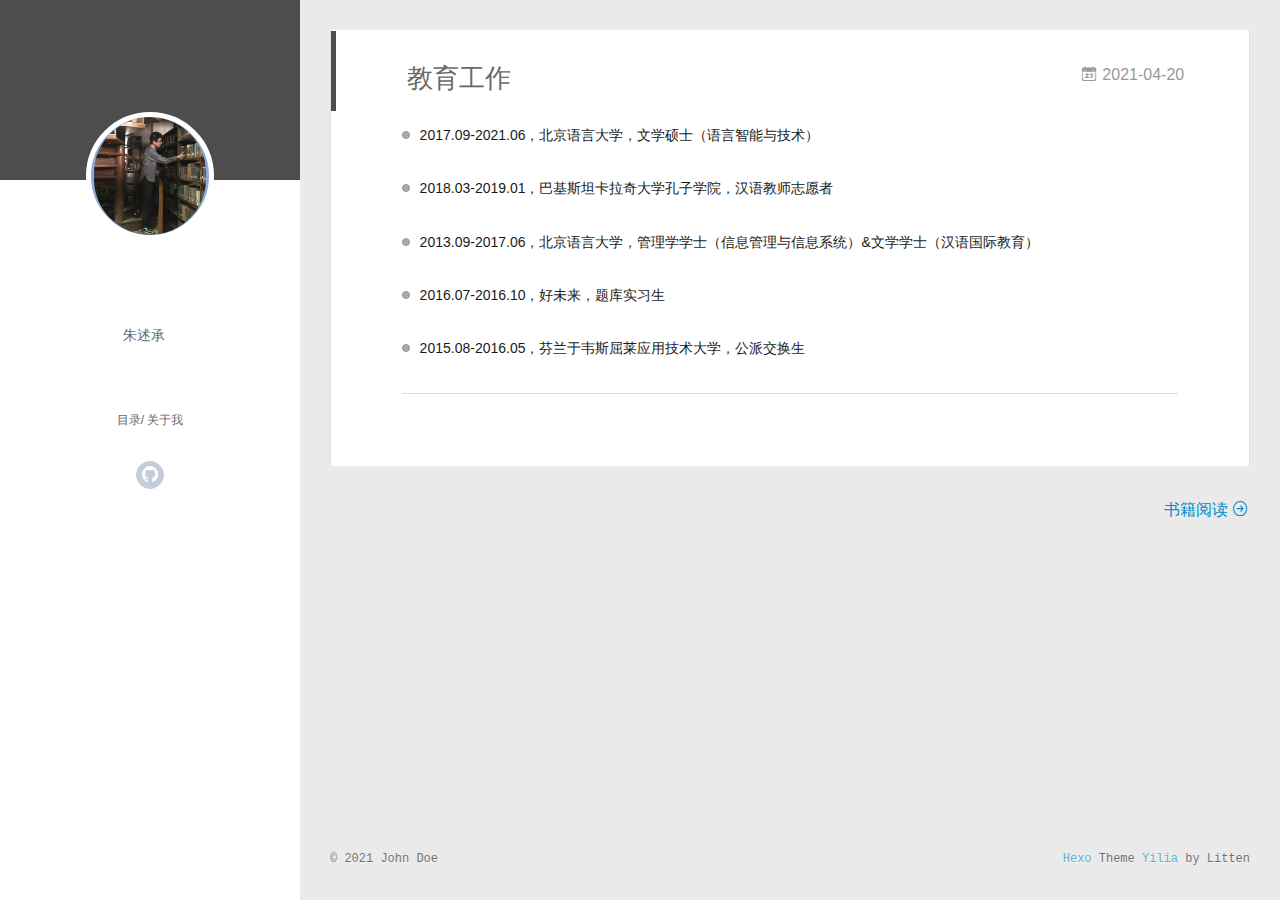
<file: 2021/04/20/教育工作/index.html>
<!DOCTYPE html>
<html>
<head>
  <meta charset="utf-8">
  
  <meta name="renderer" content="webkit">
  <meta http-equiv="X-UA-Compatible" content="IE=edge" >
  <link rel="dns-prefetch" href="http://example.com">
  <title>教育工作 | Hexo</title>
  <meta name="viewport" content="width=device-width, initial-scale=1, maximum-scale=1">
  <meta name="description" content="2017.09-2021.06，北京语言大学，文学硕士（语言智能与技术）  2018.03-2019.01，巴基斯坦卡拉奇大学孔子学院，汉语教师志愿者  2013.09-2017.06，北京语言大学，管理学学士（信息管理与信息系统）&amp;文学学士（汉语国际教育）  2016.07-2016.10，好未来，题库实习生  2015.08-2016.05，芬兰于韦斯屈莱应用技术大学，公派交换生">
<meta property="og:type" content="article">
<meta property="og:title" content="教育工作">
<meta property="og:url" content="http://example.com/2021/04/20/%E6%95%99%E8%82%B2%E5%B7%A5%E4%BD%9C/index.html">
<meta property="og:site_name" content="Hexo">
<meta property="og:description" content="2017.09-2021.06，北京语言大学，文学硕士（语言智能与技术）  2018.03-2019.01，巴基斯坦卡拉奇大学孔子学院，汉语教师志愿者  2013.09-2017.06，北京语言大学，管理学学士（信息管理与信息系统）&amp;文学学士（汉语国际教育）  2016.07-2016.10，好未来，题库实习生  2015.08-2016.05，芬兰于韦斯屈莱应用技术大学，公派交换生">
<meta property="og:locale" content="en_US">
<meta property="article:published_time" content="2021-04-20T10:05:33.642Z">
<meta property="article:modified_time" content="2021-04-21T06:26:53.561Z">
<meta property="article:author" content="John Doe">
<meta name="twitter:card" content="summary">
  
    <link rel="alternative" href="/atom.xml" title="Hexo" type="application/atom+xml">
  
  
    <link rel="icon" href="/favicon.png">
  
  <link rel="stylesheet" type="text/css" href="/./main.0cf68a.css">
  <style type="text/css">
  
    #container.show {
      background: linear-gradient(200deg,#a0cfe4,#e8c37e);
    }
  </style>
  

  

<meta name="generator" content="Hexo 5.4.0"></head>

<body>
  <div id="container" q-class="show:isCtnShow">
    <canvas id="anm-canvas" class="anm-canvas"></canvas>
    <div class="left-col" q-class="show:isShow">
      
<div class="overlay" style="background: #4d4d4d"></div>
<div class="intrude-less">
	<header id="header" class="inner">
		<a href="/" class="profilepic">
			<img src="/assets/avatar.jpg" class="js-avatar show">
		</a>
		<hgroup>
		  <h1 class="header-author"><a href="/"></a></h1>
		</hgroup>
		

		<nav class="header-menu">
			<ul>
			
				<li><a target="_blank" rel="noopener" href="https://zhushucheng.github.io">朱述承</a></li>
	        
			</ul>
		</nav>
		<nav class="header-smart-menu">
    		
    			
    			<a q-on="click: openSlider(e, 'innerArchive')" href="javascript:void(0)">目录</a>
    			
            
    			
    			<a q-on="click: openSlider(e, 'aboutme')" href="javascript:void(0)">关于我</a>
    			
            
		</nav>
		<nav class="header-nav">
			<div class="social">
				
					<a class="github" target="_blank" href="https://github.com/zhushucheng" title="github"><i class="icon-github"></i></a>
		        
			</div>
		</nav>
	</header>		
</div>

    </div>
    <div class="mid-col" q-class="show:isShow,hide:isShow|isFalse">
      
<nav id="mobile-nav">
  	<div class="overlay js-overlay" style="background: #4d4d4d"></div>
	<div class="btnctn js-mobile-btnctn">
  		<div class="slider-trigger list" q-on="click: openSlider(e)"><i class="icon icon-sort"></i></div>
	</div>
	<div class="intrude-less">
		<header id="header" class="inner">
			<div class="profilepic">
				<img src="/assets/avatar.jpg" class="js-avatar">
			</div>
			<hgroup>
			  <h1 class="header-author js-header-author"></h1>
			</hgroup>
			
			
			
				
			
			
			
			<nav class="header-nav">
				<div class="social">
					
						<a class="github" target="_blank" href="https://github.com/zhushucheng" title="github"><i class="icon-github"></i></a>
			        
				</div>
			</nav>

			<nav class="header-menu js-header-menu">
				<ul style="width: 50%">
				
				
					<li style="width: 100%"><a target="_blank" rel="noopener" href="https://zhushucheng.github.io">朱述承</a></li>
		        
				</ul>
			</nav>
		</header>				
	</div>
	<div class="mobile-mask" style="display:none" q-show="isShow"></div>
</nav>

      <div id="wrapper" class="body-wrap">
        <div class="menu-l">
          <div class="canvas-wrap">
            <canvas data-colors="#eaeaea" data-sectionHeight="100" data-contentId="js-content" id="myCanvas1" class="anm-canvas"></canvas>
          </div>
          <div id="js-content" class="content-ll">
            <article id="post-教育工作" class="article article-type-post " itemscope itemprop="blogPost">
  <div class="article-inner">
    
      <header class="article-header">
        
  
    <h1 class="article-title" itemprop="name">
      教育工作
    </h1>
  

        
        <a href="/2021/04/20/%E6%95%99%E8%82%B2%E5%B7%A5%E4%BD%9C/" class="archive-article-date">
  	<time datetime="2021-04-20T10:05:33.642Z" itemprop="datePublished"><i class="icon-calendar icon"></i>2021-04-20</time>
</a>
        
      </header>
    
    <div class="article-entry" itemprop="articleBody">
      
        <ul>
<li><p>2017.09-2021.06，北京语言大学，文学硕士（语言智能与技术）</p>
</li>
<li><p>2018.03-2019.01，巴基斯坦卡拉奇大学孔子学院，汉语教师志愿者</p>
</li>
<li><p>2013.09-2017.06，北京语言大学，管理学学士（信息管理与信息系统）&amp;文学学士（汉语国际教育）</p>
</li>
<li><p>2016.07-2016.10，好未来，题库实习生</p>
</li>
<li><p>2015.08-2016.05，芬兰于韦斯屈莱应用技术大学，公派交换生</p>
</li>
</ul>

      

      
    </div>
    <div class="article-info article-info-index">
      
      
      

      

      
      <div class="clearfix"></div>
    </div>
  </div>
</article>

  
<nav id="article-nav">
  
  
    <a href="/2021/04/20/%E4%B9%A6%E7%B1%8D%E9%98%85%E8%AF%BB/" id="article-nav-older" class="article-nav-link-wrap">
      <div class="article-nav-title">书籍阅读</div>
      <i class="icon-circle-right"></i>
    </a>
  
</nav>


<aside class="wrap-side-operation">
    <div class="mod-side-operation">
        
        <div class="jump-container" id="js-jump-container" style="display:none;">
            <a href="javascript:void(0)" class="mod-side-operation__jump-to-top">
                <i class="icon-font icon-back"></i>
            </a>
            <div id="js-jump-plan-container" class="jump-plan-container" style="top: -11px;">
                <i class="icon-font icon-plane jump-plane"></i>
            </div>
        </div>
        
        
    </div>
</aside>



  
  
  

  

  

  


          </div>
        </div>
      </div>
      <footer id="footer">
  <div class="outer">
    <div id="footer-info">
    	<div class="footer-left">
    		&copy; 2021 John Doe
    	</div>
      	<div class="footer-right">
      		<a href="http://hexo.io/" target="_blank">Hexo</a>  Theme <a href="https://github.com/litten/hexo-theme-yilia" target="_blank">Yilia</a> by Litten
      	</div>
    </div>
  </div>
</footer>
    </div>
    <script>
	var yiliaConfig = {
		mathjax: false,
		isHome: false,
		isPost: true,
		isArchive: false,
		isTag: false,
		isCategory: false,
		open_in_new: false,
		toc_hide_index: true,
		root: "/",
		innerArchive: true,
		showTags: false
	}
</script>

<script>!function(t){function n(e){if(r[e])return r[e].exports;var i=r[e]={exports:{},id:e,loaded:!1};return t[e].call(i.exports,i,i.exports,n),i.loaded=!0,i.exports}var r={};n.m=t,n.c=r,n.p="./",n(0)}([function(t,n,r){r(195),t.exports=r(191)},function(t,n,r){var e=r(3),i=r(52),o=r(27),u=r(28),c=r(53),f="prototype",a=function(t,n,r){var s,l,h,v,p=t&a.F,d=t&a.G,y=t&a.S,g=t&a.P,b=t&a.B,m=d?e:y?e[n]||(e[n]={}):(e[n]||{})[f],x=d?i:i[n]||(i[n]={}),w=x[f]||(x[f]={});d&&(r=n);for(s in r)l=!p&&m&&void 0!==m[s],h=(l?m:r)[s],v=b&&l?c(h,e):g&&"function"==typeof h?c(Function.call,h):h,m&&u(m,s,h,t&a.U),x[s]!=h&&o(x,s,v),g&&w[s]!=h&&(w[s]=h)};e.core=i,a.F=1,a.G=2,a.S=4,a.P=8,a.B=16,a.W=32,a.U=64,a.R=128,t.exports=a},function(t,n,r){var e=r(6);t.exports=function(t){if(!e(t))throw TypeError(t+" is not an object!");return t}},function(t,n){var r=t.exports="undefined"!=typeof window&&window.Math==Math?window:"undefined"!=typeof self&&self.Math==Math?self:Function("return this")();"number"==typeof __g&&(__g=r)},function(t,n){t.exports=function(t){try{return!!t()}catch(t){return!0}}},function(t,n){var r=t.exports="undefined"!=typeof window&&window.Math==Math?window:"undefined"!=typeof self&&self.Math==Math?self:Function("return this")();"number"==typeof __g&&(__g=r)},function(t,n){t.exports=function(t){return"object"==typeof t?null!==t:"function"==typeof t}},function(t,n,r){var e=r(126)("wks"),i=r(76),o=r(3).Symbol,u="function"==typeof o;(t.exports=function(t){return e[t]||(e[t]=u&&o[t]||(u?o:i)("Symbol."+t))}).store=e},function(t,n){var r={}.hasOwnProperty;t.exports=function(t,n){return r.call(t,n)}},function(t,n,r){var e=r(94),i=r(33);t.exports=function(t){return e(i(t))}},function(t,n,r){t.exports=!r(4)(function(){return 7!=Object.defineProperty({},"a",{get:function(){return 7}}).a})},function(t,n,r){var e=r(2),i=r(167),o=r(50),u=Object.defineProperty;n.f=r(10)?Object.defineProperty:function(t,n,r){if(e(t),n=o(n,!0),e(r),i)try{return u(t,n,r)}catch(t){}if("get"in r||"set"in r)throw TypeError("Accessors not supported!");return"value"in r&&(t[n]=r.value),t}},function(t,n,r){t.exports=!r(18)(function(){return 7!=Object.defineProperty({},"a",{get:function(){return 7}}).a})},function(t,n,r){var e=r(14),i=r(22);t.exports=r(12)?function(t,n,r){return e.f(t,n,i(1,r))}:function(t,n,r){return t[n]=r,t}},function(t,n,r){var e=r(20),i=r(58),o=r(42),u=Object.defineProperty;n.f=r(12)?Object.defineProperty:function(t,n,r){if(e(t),n=o(n,!0),e(r),i)try{return u(t,n,r)}catch(t){}if("get"in r||"set"in r)throw TypeError("Accessors not supported!");return"value"in r&&(t[n]=r.value),t}},function(t,n,r){var e=r(40)("wks"),i=r(23),o=r(5).Symbol,u="function"==typeof o;(t.exports=function(t){return e[t]||(e[t]=u&&o[t]||(u?o:i)("Symbol."+t))}).store=e},function(t,n,r){var e=r(67),i=Math.min;t.exports=function(t){return t>0?i(e(t),9007199254740991):0}},function(t,n,r){var e=r(46);t.exports=function(t){return Object(e(t))}},function(t,n){t.exports=function(t){try{return!!t()}catch(t){return!0}}},function(t,n,r){var e=r(63),i=r(34);t.exports=Object.keys||function(t){return e(t,i)}},function(t,n,r){var e=r(21);t.exports=function(t){if(!e(t))throw TypeError(t+" is not an object!");return t}},function(t,n){t.exports=function(t){return"object"==typeof t?null!==t:"function"==typeof t}},function(t,n){t.exports=function(t,n){return{enumerable:!(1&t),configurable:!(2&t),writable:!(4&t),value:n}}},function(t,n){var r=0,e=Math.random();t.exports=function(t){return"Symbol(".concat(void 0===t?"":t,")_",(++r+e).toString(36))}},function(t,n){var r={}.hasOwnProperty;t.exports=function(t,n){return r.call(t,n)}},function(t,n){var r=t.exports={version:"2.4.0"};"number"==typeof __e&&(__e=r)},function(t,n){t.exports=function(t){if("function"!=typeof t)throw TypeError(t+" is not a function!");return t}},function(t,n,r){var e=r(11),i=r(66);t.exports=r(10)?function(t,n,r){return e.f(t,n,i(1,r))}:function(t,n,r){return t[n]=r,t}},function(t,n,r){var e=r(3),i=r(27),o=r(24),u=r(76)("src"),c="toString",f=Function[c],a=(""+f).split(c);r(52).inspectSource=function(t){return f.call(t)},(t.exports=function(t,n,r,c){var f="function"==typeof r;f&&(o(r,"name")||i(r,"name",n)),t[n]!==r&&(f&&(o(r,u)||i(r,u,t[n]?""+t[n]:a.join(String(n)))),t===e?t[n]=r:c?t[n]?t[n]=r:i(t,n,r):(delete t[n],i(t,n,r)))})(Function.prototype,c,function(){return"function"==typeof this&&this[u]||f.call(this)})},function(t,n,r){var e=r(1),i=r(4),o=r(46),u=function(t,n,r,e){var i=String(o(t)),u="<"+n;return""!==r&&(u+=" "+r+'="'+String(e).replace(/"/g,"&quot;")+'"'),u+">"+i+"</"+n+">"};t.exports=function(t,n){var r={};r[t]=n(u),e(e.P+e.F*i(function(){var n=""[t]('"');return n!==n.toLowerCase()||n.split('"').length>3}),"String",r)}},function(t,n,r){var e=r(115),i=r(46);t.exports=function(t){return e(i(t))}},function(t,n,r){var e=r(116),i=r(66),o=r(30),u=r(50),c=r(24),f=r(167),a=Object.getOwnPropertyDescriptor;n.f=r(10)?a:function(t,n){if(t=o(t),n=u(n,!0),f)try{return a(t,n)}catch(t){}if(c(t,n))return i(!e.f.call(t,n),t[n])}},function(t,n,r){var e=r(24),i=r(17),o=r(145)("IE_PROTO"),u=Object.prototype;t.exports=Object.getPrototypeOf||function(t){return t=i(t),e(t,o)?t[o]:"function"==typeof t.constructor&&t instanceof t.constructor?t.constructor.prototype:t instanceof Object?u:null}},function(t,n){t.exports=function(t){if(void 0==t)throw TypeError("Can't call method on  "+t);return t}},function(t,n){t.exports="constructor,hasOwnProperty,isPrototypeOf,propertyIsEnumerable,toLocaleString,toString,valueOf".split(",")},function(t,n){t.exports={}},function(t,n){t.exports=!0},function(t,n){n.f={}.propertyIsEnumerable},function(t,n,r){var e=r(14).f,i=r(8),o=r(15)("toStringTag");t.exports=function(t,n,r){t&&!i(t=r?t:t.prototype,o)&&e(t,o,{configurable:!0,value:n})}},function(t,n,r){var e=r(40)("keys"),i=r(23);t.exports=function(t){return e[t]||(e[t]=i(t))}},function(t,n,r){var e=r(5),i="__core-js_shared__",o=e[i]||(e[i]={});t.exports=function(t){return o[t]||(o[t]={})}},function(t,n){var r=Math.ceil,e=Math.floor;t.exports=function(t){return isNaN(t=+t)?0:(t>0?e:r)(t)}},function(t,n,r){var e=r(21);t.exports=function(t,n){if(!e(t))return t;var r,i;if(n&&"function"==typeof(r=t.toString)&&!e(i=r.call(t)))return i;if("function"==typeof(r=t.valueOf)&&!e(i=r.call(t)))return i;if(!n&&"function"==typeof(r=t.toString)&&!e(i=r.call(t)))return i;throw TypeError("Can't convert object to primitive value")}},function(t,n,r){var e=r(5),i=r(25),o=r(36),u=r(44),c=r(14).f;t.exports=function(t){var n=i.Symbol||(i.Symbol=o?{}:e.Symbol||{});"_"==t.charAt(0)||t in n||c(n,t,{value:u.f(t)})}},function(t,n,r){n.f=r(15)},function(t,n){var r={}.toString;t.exports=function(t){return r.call(t).slice(8,-1)}},function(t,n){t.exports=function(t){if(void 0==t)throw TypeError("Can't call method on  "+t);return t}},function(t,n,r){var e=r(4);t.exports=function(t,n){return!!t&&e(function(){n?t.call(null,function(){},1):t.call(null)})}},function(t,n,r){var e=r(53),i=r(115),o=r(17),u=r(16),c=r(203);t.exports=function(t,n){var r=1==t,f=2==t,a=3==t,s=4==t,l=6==t,h=5==t||l,v=n||c;return function(n,c,p){for(var d,y,g=o(n),b=i(g),m=e(c,p,3),x=u(b.length),w=0,S=r?v(n,x):f?v(n,0):void 0;x>w;w++)if((h||w in b)&&(d=b[w],y=m(d,w,g),t))if(r)S[w]=y;else if(y)switch(t){case 3:return!0;case 5:return d;case 6:return w;case 2:S.push(d)}else if(s)return!1;return l?-1:a||s?s:S}}},function(t,n,r){var e=r(1),i=r(52),o=r(4);t.exports=function(t,n){var r=(i.Object||{})[t]||Object[t],u={};u[t]=n(r),e(e.S+e.F*o(function(){r(1)}),"Object",u)}},function(t,n,r){var e=r(6);t.exports=function(t,n){if(!e(t))return t;var r,i;if(n&&"function"==typeof(r=t.toString)&&!e(i=r.call(t)))return i;if("function"==typeof(r=t.valueOf)&&!e(i=r.call(t)))return i;if(!n&&"function"==typeof(r=t.toString)&&!e(i=r.call(t)))return i;throw TypeError("Can't convert object to primitive value")}},function(t,n,r){var e=r(5),i=r(25),o=r(91),u=r(13),c="prototype",f=function(t,n,r){var a,s,l,h=t&f.F,v=t&f.G,p=t&f.S,d=t&f.P,y=t&f.B,g=t&f.W,b=v?i:i[n]||(i[n]={}),m=b[c],x=v?e:p?e[n]:(e[n]||{})[c];v&&(r=n);for(a in r)(s=!h&&x&&void 0!==x[a])&&a in b||(l=s?x[a]:r[a],b[a]=v&&"function"!=typeof x[a]?r[a]:y&&s?o(l,e):g&&x[a]==l?function(t){var n=function(n,r,e){if(this instanceof t){switch(arguments.length){case 0:return new t;case 1:return new t(n);case 2:return new t(n,r)}return new t(n,r,e)}return t.apply(this,arguments)};return n[c]=t[c],n}(l):d&&"function"==typeof l?o(Function.call,l):l,d&&((b.virtual||(b.virtual={}))[a]=l,t&f.R&&m&&!m[a]&&u(m,a,l)))};f.F=1,f.G=2,f.S=4,f.P=8,f.B=16,f.W=32,f.U=64,f.R=128,t.exports=f},function(t,n){var r=t.exports={version:"2.4.0"};"number"==typeof __e&&(__e=r)},function(t,n,r){var e=r(26);t.exports=function(t,n,r){if(e(t),void 0===n)return t;switch(r){case 1:return function(r){return t.call(n,r)};case 2:return function(r,e){return t.call(n,r,e)};case 3:return function(r,e,i){return t.call(n,r,e,i)}}return function(){return t.apply(n,arguments)}}},function(t,n,r){var e=r(183),i=r(1),o=r(126)("metadata"),u=o.store||(o.store=new(r(186))),c=function(t,n,r){var i=u.get(t);if(!i){if(!r)return;u.set(t,i=new e)}var o=i.get(n);if(!o){if(!r)return;i.set(n,o=new e)}return o},f=function(t,n,r){var e=c(n,r,!1);return void 0!==e&&e.has(t)},a=function(t,n,r){var e=c(n,r,!1);return void 0===e?void 0:e.get(t)},s=function(t,n,r,e){c(r,e,!0).set(t,n)},l=function(t,n){var r=c(t,n,!1),e=[];return r&&r.forEach(function(t,n){e.push(n)}),e},h=function(t){return void 0===t||"symbol"==typeof t?t:String(t)},v=function(t){i(i.S,"Reflect",t)};t.exports={store:u,map:c,has:f,get:a,set:s,keys:l,key:h,exp:v}},function(t,n,r){"use strict";if(r(10)){var e=r(69),i=r(3),o=r(4),u=r(1),c=r(127),f=r(152),a=r(53),s=r(68),l=r(66),h=r(27),v=r(73),p=r(67),d=r(16),y=r(75),g=r(50),b=r(24),m=r(180),x=r(114),w=r(6),S=r(17),_=r(137),O=r(70),E=r(32),P=r(71).f,j=r(154),F=r(76),M=r(7),A=r(48),N=r(117),T=r(146),I=r(155),k=r(80),L=r(123),R=r(74),C=r(130),D=r(160),U=r(11),W=r(31),G=U.f,B=W.f,V=i.RangeError,z=i.TypeError,q=i.Uint8Array,K="ArrayBuffer",J="Shared"+K,Y="BYTES_PER_ELEMENT",H="prototype",$=Array[H],X=f.ArrayBuffer,Q=f.DataView,Z=A(0),tt=A(2),nt=A(3),rt=A(4),et=A(5),it=A(6),ot=N(!0),ut=N(!1),ct=I.values,ft=I.keys,at=I.entries,st=$.lastIndexOf,lt=$.reduce,ht=$.reduceRight,vt=$.join,pt=$.sort,dt=$.slice,yt=$.toString,gt=$.toLocaleString,bt=M("iterator"),mt=M("toStringTag"),xt=F("typed_constructor"),wt=F("def_constructor"),St=c.CONSTR,_t=c.TYPED,Ot=c.VIEW,Et="Wrong length!",Pt=A(1,function(t,n){return Tt(T(t,t[wt]),n)}),jt=o(function(){return 1===new q(new Uint16Array([1]).buffer)[0]}),Ft=!!q&&!!q[H].set&&o(function(){new q(1).set({})}),Mt=function(t,n){if(void 0===t)throw z(Et);var r=+t,e=d(t);if(n&&!m(r,e))throw V(Et);return e},At=function(t,n){var r=p(t);if(r<0||r%n)throw V("Wrong offset!");return r},Nt=function(t){if(w(t)&&_t in t)return t;throw z(t+" is not a typed array!")},Tt=function(t,n){if(!(w(t)&&xt in t))throw z("It is not a typed array constructor!");return new t(n)},It=function(t,n){return kt(T(t,t[wt]),n)},kt=function(t,n){for(var r=0,e=n.length,i=Tt(t,e);e>r;)i[r]=n[r++];return i},Lt=function(t,n,r){G(t,n,{get:function(){return this._d[r]}})},Rt=function(t){var n,r,e,i,o,u,c=S(t),f=arguments.length,s=f>1?arguments[1]:void 0,l=void 0!==s,h=j(c);if(void 0!=h&&!_(h)){for(u=h.call(c),e=[],n=0;!(o=u.next()).done;n++)e.push(o.value);c=e}for(l&&f>2&&(s=a(s,arguments[2],2)),n=0,r=d(c.length),i=Tt(this,r);r>n;n++)i[n]=l?s(c[n],n):c[n];return i},Ct=function(){for(var t=0,n=arguments.length,r=Tt(this,n);n>t;)r[t]=arguments[t++];return r},Dt=!!q&&o(function(){gt.call(new q(1))}),Ut=function(){return gt.apply(Dt?dt.call(Nt(this)):Nt(this),arguments)},Wt={copyWithin:function(t,n){return D.call(Nt(this),t,n,arguments.length>2?arguments[2]:void 0)},every:function(t){return rt(Nt(this),t,arguments.length>1?arguments[1]:void 0)},fill:function(t){return C.apply(Nt(this),arguments)},filter:function(t){return It(this,tt(Nt(this),t,arguments.length>1?arguments[1]:void 0))},find:function(t){return et(Nt(this),t,arguments.length>1?arguments[1]:void 0)},findIndex:function(t){return it(Nt(this),t,arguments.length>1?arguments[1]:void 0)},forEach:function(t){Z(Nt(this),t,arguments.length>1?arguments[1]:void 0)},indexOf:function(t){return ut(Nt(this),t,arguments.length>1?arguments[1]:void 0)},includes:function(t){return ot(Nt(this),t,arguments.length>1?arguments[1]:void 0)},join:function(t){return vt.apply(Nt(this),arguments)},lastIndexOf:function(t){return st.apply(Nt(this),arguments)},map:function(t){return Pt(Nt(this),t,arguments.length>1?arguments[1]:void 0)},reduce:function(t){return lt.apply(Nt(this),arguments)},reduceRight:function(t){return ht.apply(Nt(this),arguments)},reverse:function(){for(var t,n=this,r=Nt(n).length,e=Math.floor(r/2),i=0;i<e;)t=n[i],n[i++]=n[--r],n[r]=t;return n},some:function(t){return nt(Nt(this),t,arguments.length>1?arguments[1]:void 0)},sort:function(t){return pt.call(Nt(this),t)},subarray:function(t,n){var r=Nt(this),e=r.length,i=y(t,e);return new(T(r,r[wt]))(r.buffer,r.byteOffset+i*r.BYTES_PER_ELEMENT,d((void 0===n?e:y(n,e))-i))}},Gt=function(t,n){return It(this,dt.call(Nt(this),t,n))},Bt=function(t){Nt(this);var n=At(arguments[1],1),r=this.length,e=S(t),i=d(e.length),o=0;if(i+n>r)throw V(Et);for(;o<i;)this[n+o]=e[o++]},Vt={entries:function(){return at.call(Nt(this))},keys:function(){return ft.call(Nt(this))},values:function(){return ct.call(Nt(this))}},zt=function(t,n){return w(t)&&t[_t]&&"symbol"!=typeof n&&n in t&&String(+n)==String(n)},qt=function(t,n){return zt(t,n=g(n,!0))?l(2,t[n]):B(t,n)},Kt=function(t,n,r){return!(zt(t,n=g(n,!0))&&w(r)&&b(r,"value"))||b(r,"get")||b(r,"set")||r.configurable||b(r,"writable")&&!r.writable||b(r,"enumerable")&&!r.enumerable?G(t,n,r):(t[n]=r.value,t)};St||(W.f=qt,U.f=Kt),u(u.S+u.F*!St,"Object",{getOwnPropertyDescriptor:qt,defineProperty:Kt}),o(function(){yt.call({})})&&(yt=gt=function(){return vt.call(this)});var Jt=v({},Wt);v(Jt,Vt),h(Jt,bt,Vt.values),v(Jt,{slice:Gt,set:Bt,constructor:function(){},toString:yt,toLocaleString:Ut}),Lt(Jt,"buffer","b"),Lt(Jt,"byteOffset","o"),Lt(Jt,"byteLength","l"),Lt(Jt,"length","e"),G(Jt,mt,{get:function(){return this[_t]}}),t.exports=function(t,n,r,f){f=!!f;var a=t+(f?"Clamped":"")+"Array",l="Uint8Array"!=a,v="get"+t,p="set"+t,y=i[a],g=y||{},b=y&&E(y),m=!y||!c.ABV,S={},_=y&&y[H],j=function(t,r){var e=t._d;return e.v[v](r*n+e.o,jt)},F=function(t,r,e){var i=t._d;f&&(e=(e=Math.round(e))<0?0:e>255?255:255&e),i.v[p](r*n+i.o,e,jt)},M=function(t,n){G(t,n,{get:function(){return j(this,n)},set:function(t){return F(this,n,t)},enumerable:!0})};m?(y=r(function(t,r,e,i){s(t,y,a,"_d");var o,u,c,f,l=0,v=0;if(w(r)){if(!(r instanceof X||(f=x(r))==K||f==J))return _t in r?kt(y,r):Rt.call(y,r);o=r,v=At(e,n);var p=r.byteLength;if(void 0===i){if(p%n)throw V(Et);if((u=p-v)<0)throw V(Et)}else if((u=d(i)*n)+v>p)throw V(Et);c=u/n}else c=Mt(r,!0),u=c*n,o=new X(u);for(h(t,"_d",{b:o,o:v,l:u,e:c,v:new Q(o)});l<c;)M(t,l++)}),_=y[H]=O(Jt),h(_,"constructor",y)):L(function(t){new y(null),new y(t)},!0)||(y=r(function(t,r,e,i){s(t,y,a);var o;return w(r)?r instanceof X||(o=x(r))==K||o==J?void 0!==i?new g(r,At(e,n),i):void 0!==e?new g(r,At(e,n)):new g(r):_t in r?kt(y,r):Rt.call(y,r):new g(Mt(r,l))}),Z(b!==Function.prototype?P(g).concat(P(b)):P(g),function(t){t in y||h(y,t,g[t])}),y[H]=_,e||(_.constructor=y));var A=_[bt],N=!!A&&("values"==A.name||void 0==A.name),T=Vt.values;h(y,xt,!0),h(_,_t,a),h(_,Ot,!0),h(_,wt,y),(f?new y(1)[mt]==a:mt in _)||G(_,mt,{get:function(){return a}}),S[a]=y,u(u.G+u.W+u.F*(y!=g),S),u(u.S,a,{BYTES_PER_ELEMENT:n,from:Rt,of:Ct}),Y in _||h(_,Y,n),u(u.P,a,Wt),R(a),u(u.P+u.F*Ft,a,{set:Bt}),u(u.P+u.F*!N,a,Vt),u(u.P+u.F*(_.toString!=yt),a,{toString:yt}),u(u.P+u.F*o(function(){new y(1).slice()}),a,{slice:Gt}),u(u.P+u.F*(o(function(){return[1,2].toLocaleString()!=new y([1,2]).toLocaleString()})||!o(function(){_.toLocaleString.call([1,2])})),a,{toLocaleString:Ut}),k[a]=N?A:T,e||N||h(_,bt,T)}}else t.exports=function(){}},function(t,n){var r={}.toString;t.exports=function(t){return r.call(t).slice(8,-1)}},function(t,n,r){var e=r(21),i=r(5).document,o=e(i)&&e(i.createElement);t.exports=function(t){return o?i.createElement(t):{}}},function(t,n,r){t.exports=!r(12)&&!r(18)(function(){return 7!=Object.defineProperty(r(57)("div"),"a",{get:function(){return 7}}).a})},function(t,n,r){"use strict";var e=r(36),i=r(51),o=r(64),u=r(13),c=r(8),f=r(35),a=r(96),s=r(38),l=r(103),h=r(15)("iterator"),v=!([].keys&&"next"in[].keys()),p="keys",d="values",y=function(){return this};t.exports=function(t,n,r,g,b,m,x){a(r,n,g);var w,S,_,O=function(t){if(!v&&t in F)return F[t];switch(t){case p:case d:return function(){return new r(this,t)}}return function(){return new r(this,t)}},E=n+" Iterator",P=b==d,j=!1,F=t.prototype,M=F[h]||F["@@iterator"]||b&&F[b],A=M||O(b),N=b?P?O("entries"):A:void 0,T="Array"==n?F.entries||M:M;if(T&&(_=l(T.call(new t)))!==Object.prototype&&(s(_,E,!0),e||c(_,h)||u(_,h,y)),P&&M&&M.name!==d&&(j=!0,A=function(){return M.call(this)}),e&&!x||!v&&!j&&F[h]||u(F,h,A),f[n]=A,f[E]=y,b)if(w={values:P?A:O(d),keys:m?A:O(p),entries:N},x)for(S in w)S in F||o(F,S,w[S]);else i(i.P+i.F*(v||j),n,w);return w}},function(t,n,r){var e=r(20),i=r(100),o=r(34),u=r(39)("IE_PROTO"),c=function(){},f="prototype",a=function(){var t,n=r(57)("iframe"),e=o.length;for(n.style.display="none",r(93).appendChild(n),n.src="javascript:",t=n.contentWindow.document,t.open(),t.write("<script>document.F=Object<\/script>"),t.close(),a=t.F;e--;)delete a[f][o[e]];return a()};t.exports=Object.create||function(t,n){var r;return null!==t?(c[f]=e(t),r=new c,c[f]=null,r[u]=t):r=a(),void 0===n?r:i(r,n)}},function(t,n,r){var e=r(63),i=r(34).concat("length","prototype");n.f=Object.getOwnPropertyNames||function(t){return e(t,i)}},function(t,n){n.f=Object.getOwnPropertySymbols},function(t,n,r){var e=r(8),i=r(9),o=r(90)(!1),u=r(39)("IE_PROTO");t.exports=function(t,n){var r,c=i(t),f=0,a=[];for(r in c)r!=u&&e(c,r)&&a.push(r);for(;n.length>f;)e(c,r=n[f++])&&(~o(a,r)||a.push(r));return a}},function(t,n,r){t.exports=r(13)},function(t,n,r){var e=r(76)("meta"),i=r(6),o=r(24),u=r(11).f,c=0,f=Object.isExtensible||function(){return!0},a=!r(4)(function(){return f(Object.preventExtensions({}))}),s=function(t){u(t,e,{value:{i:"O"+ ++c,w:{}}})},l=function(t,n){if(!i(t))return"symbol"==typeof t?t:("string"==typeof t?"S":"P")+t;if(!o(t,e)){if(!f(t))return"F";if(!n)return"E";s(t)}return t[e].i},h=function(t,n){if(!o(t,e)){if(!f(t))return!0;if(!n)return!1;s(t)}return t[e].w},v=function(t){return a&&p.NEED&&f(t)&&!o(t,e)&&s(t),t},p=t.exports={KEY:e,NEED:!1,fastKey:l,getWeak:h,onFreeze:v}},function(t,n){t.exports=function(t,n){return{enumerable:!(1&t),configurable:!(2&t),writable:!(4&t),value:n}}},function(t,n){var r=Math.ceil,e=Math.floor;t.exports=function(t){return isNaN(t=+t)?0:(t>0?e:r)(t)}},function(t,n){t.exports=function(t,n,r,e){if(!(t instanceof n)||void 0!==e&&e in t)throw TypeError(r+": incorrect invocation!");return t}},function(t,n){t.exports=!1},function(t,n,r){var e=r(2),i=r(173),o=r(133),u=r(145)("IE_PROTO"),c=function(){},f="prototype",a=function(){var t,n=r(132)("iframe"),e=o.length;for(n.style.display="none",r(135).appendChild(n),n.src="javascript:",t=n.contentWindow.document,t.open(),t.write("<script>document.F=Object<\/script>"),t.close(),a=t.F;e--;)delete a[f][o[e]];return a()};t.exports=Object.create||function(t,n){var r;return null!==t?(c[f]=e(t),r=new c,c[f]=null,r[u]=t):r=a(),void 0===n?r:i(r,n)}},function(t,n,r){var e=r(175),i=r(133).concat("length","prototype");n.f=Object.getOwnPropertyNames||function(t){return e(t,i)}},function(t,n,r){var e=r(175),i=r(133);t.exports=Object.keys||function(t){return e(t,i)}},function(t,n,r){var e=r(28);t.exports=function(t,n,r){for(var i in n)e(t,i,n[i],r);return t}},function(t,n,r){"use strict";var e=r(3),i=r(11),o=r(10),u=r(7)("species");t.exports=function(t){var n=e[t];o&&n&&!n[u]&&i.f(n,u,{configurable:!0,get:function(){return this}})}},function(t,n,r){var e=r(67),i=Math.max,o=Math.min;t.exports=function(t,n){return t=e(t),t<0?i(t+n,0):o(t,n)}},function(t,n){var r=0,e=Math.random();t.exports=function(t){return"Symbol(".concat(void 0===t?"":t,")_",(++r+e).toString(36))}},function(t,n,r){var e=r(33);t.exports=function(t){return Object(e(t))}},function(t,n,r){var e=r(7)("unscopables"),i=Array.prototype;void 0==i[e]&&r(27)(i,e,{}),t.exports=function(t){i[e][t]=!0}},function(t,n,r){var e=r(53),i=r(169),o=r(137),u=r(2),c=r(16),f=r(154),a={},s={},n=t.exports=function(t,n,r,l,h){var v,p,d,y,g=h?function(){return t}:f(t),b=e(r,l,n?2:1),m=0;if("function"!=typeof g)throw TypeError(t+" is not iterable!");if(o(g)){for(v=c(t.length);v>m;m++)if((y=n?b(u(p=t[m])[0],p[1]):b(t[m]))===a||y===s)return y}else for(d=g.call(t);!(p=d.next()).done;)if((y=i(d,b,p.value,n))===a||y===s)return y};n.BREAK=a,n.RETURN=s},function(t,n){t.exports={}},function(t,n,r){var e=r(11).f,i=r(24),o=r(7)("toStringTag");t.exports=function(t,n,r){t&&!i(t=r?t:t.prototype,o)&&e(t,o,{configurable:!0,value:n})}},function(t,n,r){var e=r(1),i=r(46),o=r(4),u=r(150),c="["+u+"]",f="​",a=RegExp("^"+c+c+"*"),s=RegExp(c+c+"*$"),l=function(t,n,r){var i={},c=o(function(){return!!u[t]()||f[t]()!=f}),a=i[t]=c?n(h):u[t];r&&(i[r]=a),e(e.P+e.F*c,"String",i)},h=l.trim=function(t,n){return t=String(i(t)),1&n&&(t=t.replace(a,"")),2&n&&(t=t.replace(s,"")),t};t.exports=l},function(t,n,r){t.exports={default:r(86),__esModule:!0}},function(t,n,r){t.exports={default:r(87),__esModule:!0}},function(t,n,r){"use strict";function e(t){return t&&t.__esModule?t:{default:t}}n.__esModule=!0;var i=r(84),o=e(i),u=r(83),c=e(u),f="function"==typeof c.default&&"symbol"==typeof o.default?function(t){return typeof t}:function(t){return t&&"function"==typeof c.default&&t.constructor===c.default&&t!==c.default.prototype?"symbol":typeof t};n.default="function"==typeof c.default&&"symbol"===f(o.default)?function(t){return void 0===t?"undefined":f(t)}:function(t){return t&&"function"==typeof c.default&&t.constructor===c.default&&t!==c.default.prototype?"symbol":void 0===t?"undefined":f(t)}},function(t,n,r){r(110),r(108),r(111),r(112),t.exports=r(25).Symbol},function(t,n,r){r(109),r(113),t.exports=r(44).f("iterator")},function(t,n){t.exports=function(t){if("function"!=typeof t)throw TypeError(t+" is not a function!");return t}},function(t,n){t.exports=function(){}},function(t,n,r){var e=r(9),i=r(106),o=r(105);t.exports=function(t){return function(n,r,u){var c,f=e(n),a=i(f.length),s=o(u,a);if(t&&r!=r){for(;a>s;)if((c=f[s++])!=c)return!0}else for(;a>s;s++)if((t||s in f)&&f[s]===r)return t||s||0;return!t&&-1}}},function(t,n,r){var e=r(88);t.exports=function(t,n,r){if(e(t),void 0===n)return t;switch(r){case 1:return function(r){return t.call(n,r)};case 2:return function(r,e){return t.call(n,r,e)};case 3:return function(r,e,i){return t.call(n,r,e,i)}}return function(){return t.apply(n,arguments)}}},function(t,n,r){var e=r(19),i=r(62),o=r(37);t.exports=function(t){var n=e(t),r=i.f;if(r)for(var u,c=r(t),f=o.f,a=0;c.length>a;)f.call(t,u=c[a++])&&n.push(u);return n}},function(t,n,r){t.exports=r(5).document&&document.documentElement},function(t,n,r){var e=r(56);t.exports=Object("z").propertyIsEnumerable(0)?Object:function(t){return"String"==e(t)?t.split(""):Object(t)}},function(t,n,r){var e=r(56);t.exports=Array.isArray||function(t){return"Array"==e(t)}},function(t,n,r){"use strict";var e=r(60),i=r(22),o=r(38),u={};r(13)(u,r(15)("iterator"),function(){return this}),t.exports=function(t,n,r){t.prototype=e(u,{next:i(1,r)}),o(t,n+" Iterator")}},function(t,n){t.exports=function(t,n){return{value:n,done:!!t}}},function(t,n,r){var e=r(19),i=r(9);t.exports=function(t,n){for(var r,o=i(t),u=e(o),c=u.length,f=0;c>f;)if(o[r=u[f++]]===n)return r}},function(t,n,r){var e=r(23)("meta"),i=r(21),o=r(8),u=r(14).f,c=0,f=Object.isExtensible||function(){return!0},a=!r(18)(function(){return f(Object.preventExtensions({}))}),s=function(t){u(t,e,{value:{i:"O"+ ++c,w:{}}})},l=function(t,n){if(!i(t))return"symbol"==typeof t?t:("string"==typeof t?"S":"P")+t;if(!o(t,e)){if(!f(t))return"F";if(!n)return"E";s(t)}return t[e].i},h=function(t,n){if(!o(t,e)){if(!f(t))return!0;if(!n)return!1;s(t)}return t[e].w},v=function(t){return a&&p.NEED&&f(t)&&!o(t,e)&&s(t),t},p=t.exports={KEY:e,NEED:!1,fastKey:l,getWeak:h,onFreeze:v}},function(t,n,r){var e=r(14),i=r(20),o=r(19);t.exports=r(12)?Object.defineProperties:function(t,n){i(t);for(var r,u=o(n),c=u.length,f=0;c>f;)e.f(t,r=u[f++],n[r]);return t}},function(t,n,r){var e=r(37),i=r(22),o=r(9),u=r(42),c=r(8),f=r(58),a=Object.getOwnPropertyDescriptor;n.f=r(12)?a:function(t,n){if(t=o(t),n=u(n,!0),f)try{return a(t,n)}catch(t){}if(c(t,n))return i(!e.f.call(t,n),t[n])}},function(t,n,r){var e=r(9),i=r(61).f,o={}.toString,u="object"==typeof window&&window&&Object.getOwnPropertyNames?Object.getOwnPropertyNames(window):[],c=function(t){try{return i(t)}catch(t){return u.slice()}};t.exports.f=function(t){return u&&"[object Window]"==o.call(t)?c(t):i(e(t))}},function(t,n,r){var e=r(8),i=r(77),o=r(39)("IE_PROTO"),u=Object.prototype;t.exports=Object.getPrototypeOf||function(t){return t=i(t),e(t,o)?t[o]:"function"==typeof t.constructor&&t instanceof t.constructor?t.constructor.prototype:t instanceof Object?u:null}},function(t,n,r){var e=r(41),i=r(33);t.exports=function(t){return function(n,r){var o,u,c=String(i(n)),f=e(r),a=c.length;return f<0||f>=a?t?"":void 0:(o=c.charCodeAt(f),o<55296||o>56319||f+1===a||(u=c.charCodeAt(f+1))<56320||u>57343?t?c.charAt(f):o:t?c.slice(f,f+2):u-56320+(o-55296<<10)+65536)}}},function(t,n,r){var e=r(41),i=Math.max,o=Math.min;t.exports=function(t,n){return t=e(t),t<0?i(t+n,0):o(t,n)}},function(t,n,r){var e=r(41),i=Math.min;t.exports=function(t){return t>0?i(e(t),9007199254740991):0}},function(t,n,r){"use strict";var e=r(89),i=r(97),o=r(35),u=r(9);t.exports=r(59)(Array,"Array",function(t,n){this._t=u(t),this._i=0,this._k=n},function(){var t=this._t,n=this._k,r=this._i++;return!t||r>=t.length?(this._t=void 0,i(1)):"keys"==n?i(0,r):"values"==n?i(0,t[r]):i(0,[r,t[r]])},"values"),o.Arguments=o.Array,e("keys"),e("values"),e("entries")},function(t,n){},function(t,n,r){"use strict";var e=r(104)(!0);r(59)(String,"String",function(t){this._t=String(t),this._i=0},function(){var t,n=this._t,r=this._i;return r>=n.length?{value:void 0,done:!0}:(t=e(n,r),this._i+=t.length,{value:t,done:!1})})},function(t,n,r){"use strict";var e=r(5),i=r(8),o=r(12),u=r(51),c=r(64),f=r(99).KEY,a=r(18),s=r(40),l=r(38),h=r(23),v=r(15),p=r(44),d=r(43),y=r(98),g=r(92),b=r(95),m=r(20),x=r(9),w=r(42),S=r(22),_=r(60),O=r(102),E=r(101),P=r(14),j=r(19),F=E.f,M=P.f,A=O.f,N=e.Symbol,T=e.JSON,I=T&&T.stringify,k="prototype",L=v("_hidden"),R=v("toPrimitive"),C={}.propertyIsEnumerable,D=s("symbol-registry"),U=s("symbols"),W=s("op-symbols"),G=Object[k],B="function"==typeof N,V=e.QObject,z=!V||!V[k]||!V[k].findChild,q=o&&a(function(){return 7!=_(M({},"a",{get:function(){return M(this,"a",{value:7}).a}})).a})?function(t,n,r){var e=F(G,n);e&&delete G[n],M(t,n,r),e&&t!==G&&M(G,n,e)}:M,K=function(t){var n=U[t]=_(N[k]);return n._k=t,n},J=B&&"symbol"==typeof N.iterator?function(t){return"symbol"==typeof t}:function(t){return t instanceof N},Y=function(t,n,r){return t===G&&Y(W,n,r),m(t),n=w(n,!0),m(r),i(U,n)?(r.enumerable?(i(t,L)&&t[L][n]&&(t[L][n]=!1),r=_(r,{enumerable:S(0,!1)})):(i(t,L)||M(t,L,S(1,{})),t[L][n]=!0),q(t,n,r)):M(t,n,r)},H=function(t,n){m(t);for(var r,e=g(n=x(n)),i=0,o=e.length;o>i;)Y(t,r=e[i++],n[r]);return t},$=function(t,n){return void 0===n?_(t):H(_(t),n)},X=function(t){var n=C.call(this,t=w(t,!0));return!(this===G&&i(U,t)&&!i(W,t))&&(!(n||!i(this,t)||!i(U,t)||i(this,L)&&this[L][t])||n)},Q=function(t,n){if(t=x(t),n=w(n,!0),t!==G||!i(U,n)||i(W,n)){var r=F(t,n);return!r||!i(U,n)||i(t,L)&&t[L][n]||(r.enumerable=!0),r}},Z=function(t){for(var n,r=A(x(t)),e=[],o=0;r.length>o;)i(U,n=r[o++])||n==L||n==f||e.push(n);return e},tt=function(t){for(var n,r=t===G,e=A(r?W:x(t)),o=[],u=0;e.length>u;)!i(U,n=e[u++])||r&&!i(G,n)||o.push(U[n]);return o};B||(N=function(){if(this instanceof N)throw TypeError("Symbol is not a constructor!");var t=h(arguments.length>0?arguments[0]:void 0),n=function(r){this===G&&n.call(W,r),i(this,L)&&i(this[L],t)&&(this[L][t]=!1),q(this,t,S(1,r))};return o&&z&&q(G,t,{configurable:!0,set:n}),K(t)},c(N[k],"toString",function(){return this._k}),E.f=Q,P.f=Y,r(61).f=O.f=Z,r(37).f=X,r(62).f=tt,o&&!r(36)&&c(G,"propertyIsEnumerable",X,!0),p.f=function(t){return K(v(t))}),u(u.G+u.W+u.F*!B,{Symbol:N});for(var nt="hasInstance,isConcatSpreadable,iterator,match,replace,search,species,split,toPrimitive,toStringTag,unscopables".split(","),rt=0;nt.length>rt;)v(nt[rt++]);for(var nt=j(v.store),rt=0;nt.length>rt;)d(nt[rt++]);u(u.S+u.F*!B,"Symbol",{for:function(t){return i(D,t+="")?D[t]:D[t]=N(t)},keyFor:function(t){if(J(t))return y(D,t);throw TypeError(t+" is not a symbol!")},useSetter:function(){z=!0},useSimple:function(){z=!1}}),u(u.S+u.F*!B,"Object",{create:$,defineProperty:Y,defineProperties:H,getOwnPropertyDescriptor:Q,getOwnPropertyNames:Z,getOwnPropertySymbols:tt}),T&&u(u.S+u.F*(!B||a(function(){var t=N();return"[null]"!=I([t])||"{}"!=I({a:t})||"{}"!=I(Object(t))})),"JSON",{stringify:function(t){if(void 0!==t&&!J(t)){for(var n,r,e=[t],i=1;arguments.length>i;)e.push(arguments[i++]);return n=e[1],"function"==typeof n&&(r=n),!r&&b(n)||(n=function(t,n){if(r&&(n=r.call(this,t,n)),!J(n))return n}),e[1]=n,I.apply(T,e)}}}),N[k][R]||r(13)(N[k],R,N[k].valueOf),l(N,"Symbol"),l(Math,"Math",!0),l(e.JSON,"JSON",!0)},function(t,n,r){r(43)("asyncIterator")},function(t,n,r){r(43)("observable")},function(t,n,r){r(107);for(var e=r(5),i=r(13),o=r(35),u=r(15)("toStringTag"),c=["NodeList","DOMTokenList","MediaList","StyleSheetList","CSSRuleList"],f=0;f<5;f++){var a=c[f],s=e[a],l=s&&s.prototype;l&&!l[u]&&i(l,u,a),o[a]=o.Array}},function(t,n,r){var e=r(45),i=r(7)("toStringTag"),o="Arguments"==e(function(){return arguments}()),u=function(t,n){try{return t[n]}catch(t){}};t.exports=function(t){var n,r,c;return void 0===t?"Undefined":null===t?"Null":"string"==typeof(r=u(n=Object(t),i))?r:o?e(n):"Object"==(c=e(n))&&"function"==typeof n.callee?"Arguments":c}},function(t,n,r){var e=r(45);t.exports=Object("z").propertyIsEnumerable(0)?Object:function(t){return"String"==e(t)?t.split(""):Object(t)}},function(t,n){n.f={}.propertyIsEnumerable},function(t,n,r){var e=r(30),i=r(16),o=r(75);t.exports=function(t){return function(n,r,u){var c,f=e(n),a=i(f.length),s=o(u,a);if(t&&r!=r){for(;a>s;)if((c=f[s++])!=c)return!0}else for(;a>s;s++)if((t||s in f)&&f[s]===r)return t||s||0;return!t&&-1}}},function(t,n,r){"use strict";var e=r(3),i=r(1),o=r(28),u=r(73),c=r(65),f=r(79),a=r(68),s=r(6),l=r(4),h=r(123),v=r(81),p=r(136);t.exports=function(t,n,r,d,y,g){var b=e[t],m=b,x=y?"set":"add",w=m&&m.prototype,S={},_=function(t){var n=w[t];o(w,t,"delete"==t?function(t){return!(g&&!s(t))&&n.call(this,0===t?0:t)}:"has"==t?function(t){return!(g&&!s(t))&&n.call(this,0===t?0:t)}:"get"==t?function(t){return g&&!s(t)?void 0:n.call(this,0===t?0:t)}:"add"==t?function(t){return n.call(this,0===t?0:t),this}:function(t,r){return n.call(this,0===t?0:t,r),this})};if("function"==typeof m&&(g||w.forEach&&!l(function(){(new m).entries().next()}))){var O=new m,E=O[x](g?{}:-0,1)!=O,P=l(function(){O.has(1)}),j=h(function(t){new m(t)}),F=!g&&l(function(){for(var t=new m,n=5;n--;)t[x](n,n);return!t.has(-0)});j||(m=n(function(n,r){a(n,m,t);var e=p(new b,n,m);return void 0!=r&&f(r,y,e[x],e),e}),m.prototype=w,w.constructor=m),(P||F)&&(_("delete"),_("has"),y&&_("get")),(F||E)&&_(x),g&&w.clear&&delete w.clear}else m=d.getConstructor(n,t,y,x),u(m.prototype,r),c.NEED=!0;return v(m,t),S[t]=m,i(i.G+i.W+i.F*(m!=b),S),g||d.setStrong(m,t,y),m}},function(t,n,r){"use strict";var e=r(27),i=r(28),o=r(4),u=r(46),c=r(7);t.exports=function(t,n,r){var f=c(t),a=r(u,f,""[t]),s=a[0],l=a[1];o(function(){var n={};return n[f]=function(){return 7},7!=""[t](n)})&&(i(String.prototype,t,s),e(RegExp.prototype,f,2==n?function(t,n){return l.call(t,this,n)}:function(t){return l.call(t,this)}))}
},function(t,n,r){"use strict";var e=r(2);t.exports=function(){var t=e(this),n="";return t.global&&(n+="g"),t.ignoreCase&&(n+="i"),t.multiline&&(n+="m"),t.unicode&&(n+="u"),t.sticky&&(n+="y"),n}},function(t,n){t.exports=function(t,n,r){var e=void 0===r;switch(n.length){case 0:return e?t():t.call(r);case 1:return e?t(n[0]):t.call(r,n[0]);case 2:return e?t(n[0],n[1]):t.call(r,n[0],n[1]);case 3:return e?t(n[0],n[1],n[2]):t.call(r,n[0],n[1],n[2]);case 4:return e?t(n[0],n[1],n[2],n[3]):t.call(r,n[0],n[1],n[2],n[3])}return t.apply(r,n)}},function(t,n,r){var e=r(6),i=r(45),o=r(7)("match");t.exports=function(t){var n;return e(t)&&(void 0!==(n=t[o])?!!n:"RegExp"==i(t))}},function(t,n,r){var e=r(7)("iterator"),i=!1;try{var o=[7][e]();o.return=function(){i=!0},Array.from(o,function(){throw 2})}catch(t){}t.exports=function(t,n){if(!n&&!i)return!1;var r=!1;try{var o=[7],u=o[e]();u.next=function(){return{done:r=!0}},o[e]=function(){return u},t(o)}catch(t){}return r}},function(t,n,r){t.exports=r(69)||!r(4)(function(){var t=Math.random();__defineSetter__.call(null,t,function(){}),delete r(3)[t]})},function(t,n){n.f=Object.getOwnPropertySymbols},function(t,n,r){var e=r(3),i="__core-js_shared__",o=e[i]||(e[i]={});t.exports=function(t){return o[t]||(o[t]={})}},function(t,n,r){for(var e,i=r(3),o=r(27),u=r(76),c=u("typed_array"),f=u("view"),a=!(!i.ArrayBuffer||!i.DataView),s=a,l=0,h="Int8Array,Uint8Array,Uint8ClampedArray,Int16Array,Uint16Array,Int32Array,Uint32Array,Float32Array,Float64Array".split(",");l<9;)(e=i[h[l++]])?(o(e.prototype,c,!0),o(e.prototype,f,!0)):s=!1;t.exports={ABV:a,CONSTR:s,TYPED:c,VIEW:f}},function(t,n){"use strict";var r={versions:function(){var t=window.navigator.userAgent;return{trident:t.indexOf("Trident")>-1,presto:t.indexOf("Presto")>-1,webKit:t.indexOf("AppleWebKit")>-1,gecko:t.indexOf("Gecko")>-1&&-1==t.indexOf("KHTML"),mobile:!!t.match(/AppleWebKit.*Mobile.*/),ios:!!t.match(/\(i[^;]+;( U;)? CPU.+Mac OS X/),android:t.indexOf("Android")>-1||t.indexOf("Linux")>-1,iPhone:t.indexOf("iPhone")>-1||t.indexOf("Mac")>-1,iPad:t.indexOf("iPad")>-1,webApp:-1==t.indexOf("Safari"),weixin:-1==t.indexOf("MicroMessenger")}}()};t.exports=r},function(t,n,r){"use strict";var e=r(85),i=function(t){return t&&t.__esModule?t:{default:t}}(e),o=function(){function t(t,n,e){return n||e?String.fromCharCode(n||e):r[t]||t}function n(t){return e[t]}var r={"&quot;":'"',"&lt;":"<","&gt;":">","&amp;":"&","&nbsp;":" "},e={};for(var u in r)e[r[u]]=u;return r["&apos;"]="'",e["'"]="&#39;",{encode:function(t){return t?(""+t).replace(/['<> "&]/g,n).replace(/\r?\n/g,"<br/>").replace(/\s/g,"&nbsp;"):""},decode:function(n){return n?(""+n).replace(/<br\s*\/?>/gi,"\n").replace(/&quot;|&lt;|&gt;|&amp;|&nbsp;|&apos;|&#(\d+);|&#(\d+)/g,t).replace(/\u00a0/g," "):""},encodeBase16:function(t){if(!t)return t;t+="";for(var n=[],r=0,e=t.length;e>r;r++)n.push(t.charCodeAt(r).toString(16).toUpperCase());return n.join("")},encodeBase16forJSON:function(t){if(!t)return t;t=t.replace(/[\u4E00-\u9FBF]/gi,function(t){return escape(t).replace("%u","\\u")});for(var n=[],r=0,e=t.length;e>r;r++)n.push(t.charCodeAt(r).toString(16).toUpperCase());return n.join("")},decodeBase16:function(t){if(!t)return t;t+="";for(var n=[],r=0,e=t.length;e>r;r+=2)n.push(String.fromCharCode("0x"+t.slice(r,r+2)));return n.join("")},encodeObject:function(t){if(t instanceof Array)for(var n=0,r=t.length;r>n;n++)t[n]=o.encodeObject(t[n]);else if("object"==(void 0===t?"undefined":(0,i.default)(t)))for(var e in t)t[e]=o.encodeObject(t[e]);else if("string"==typeof t)return o.encode(t);return t},loadScript:function(t){var n=document.createElement("script");document.getElementsByTagName("body")[0].appendChild(n),n.setAttribute("src",t)},addLoadEvent:function(t){var n=window.onload;"function"!=typeof window.onload?window.onload=t:window.onload=function(){n(),t()}}}}();t.exports=o},function(t,n,r){"use strict";var e=r(17),i=r(75),o=r(16);t.exports=function(t){for(var n=e(this),r=o(n.length),u=arguments.length,c=i(u>1?arguments[1]:void 0,r),f=u>2?arguments[2]:void 0,a=void 0===f?r:i(f,r);a>c;)n[c++]=t;return n}},function(t,n,r){"use strict";var e=r(11),i=r(66);t.exports=function(t,n,r){n in t?e.f(t,n,i(0,r)):t[n]=r}},function(t,n,r){var e=r(6),i=r(3).document,o=e(i)&&e(i.createElement);t.exports=function(t){return o?i.createElement(t):{}}},function(t,n){t.exports="constructor,hasOwnProperty,isPrototypeOf,propertyIsEnumerable,toLocaleString,toString,valueOf".split(",")},function(t,n,r){var e=r(7)("match");t.exports=function(t){var n=/./;try{"/./"[t](n)}catch(r){try{return n[e]=!1,!"/./"[t](n)}catch(t){}}return!0}},function(t,n,r){t.exports=r(3).document&&document.documentElement},function(t,n,r){var e=r(6),i=r(144).set;t.exports=function(t,n,r){var o,u=n.constructor;return u!==r&&"function"==typeof u&&(o=u.prototype)!==r.prototype&&e(o)&&i&&i(t,o),t}},function(t,n,r){var e=r(80),i=r(7)("iterator"),o=Array.prototype;t.exports=function(t){return void 0!==t&&(e.Array===t||o[i]===t)}},function(t,n,r){var e=r(45);t.exports=Array.isArray||function(t){return"Array"==e(t)}},function(t,n,r){"use strict";var e=r(70),i=r(66),o=r(81),u={};r(27)(u,r(7)("iterator"),function(){return this}),t.exports=function(t,n,r){t.prototype=e(u,{next:i(1,r)}),o(t,n+" Iterator")}},function(t,n,r){"use strict";var e=r(69),i=r(1),o=r(28),u=r(27),c=r(24),f=r(80),a=r(139),s=r(81),l=r(32),h=r(7)("iterator"),v=!([].keys&&"next"in[].keys()),p="keys",d="values",y=function(){return this};t.exports=function(t,n,r,g,b,m,x){a(r,n,g);var w,S,_,O=function(t){if(!v&&t in F)return F[t];switch(t){case p:case d:return function(){return new r(this,t)}}return function(){return new r(this,t)}},E=n+" Iterator",P=b==d,j=!1,F=t.prototype,M=F[h]||F["@@iterator"]||b&&F[b],A=M||O(b),N=b?P?O("entries"):A:void 0,T="Array"==n?F.entries||M:M;if(T&&(_=l(T.call(new t)))!==Object.prototype&&(s(_,E,!0),e||c(_,h)||u(_,h,y)),P&&M&&M.name!==d&&(j=!0,A=function(){return M.call(this)}),e&&!x||!v&&!j&&F[h]||u(F,h,A),f[n]=A,f[E]=y,b)if(w={values:P?A:O(d),keys:m?A:O(p),entries:N},x)for(S in w)S in F||o(F,S,w[S]);else i(i.P+i.F*(v||j),n,w);return w}},function(t,n){var r=Math.expm1;t.exports=!r||r(10)>22025.465794806718||r(10)<22025.465794806718||-2e-17!=r(-2e-17)?function(t){return 0==(t=+t)?t:t>-1e-6&&t<1e-6?t+t*t/2:Math.exp(t)-1}:r},function(t,n){t.exports=Math.sign||function(t){return 0==(t=+t)||t!=t?t:t<0?-1:1}},function(t,n,r){var e=r(3),i=r(151).set,o=e.MutationObserver||e.WebKitMutationObserver,u=e.process,c=e.Promise,f="process"==r(45)(u);t.exports=function(){var t,n,r,a=function(){var e,i;for(f&&(e=u.domain)&&e.exit();t;){i=t.fn,t=t.next;try{i()}catch(e){throw t?r():n=void 0,e}}n=void 0,e&&e.enter()};if(f)r=function(){u.nextTick(a)};else if(o){var s=!0,l=document.createTextNode("");new o(a).observe(l,{characterData:!0}),r=function(){l.data=s=!s}}else if(c&&c.resolve){var h=c.resolve();r=function(){h.then(a)}}else r=function(){i.call(e,a)};return function(e){var i={fn:e,next:void 0};n&&(n.next=i),t||(t=i,r()),n=i}}},function(t,n,r){var e=r(6),i=r(2),o=function(t,n){if(i(t),!e(n)&&null!==n)throw TypeError(n+": can't set as prototype!")};t.exports={set:Object.setPrototypeOf||("__proto__"in{}?function(t,n,e){try{e=r(53)(Function.call,r(31).f(Object.prototype,"__proto__").set,2),e(t,[]),n=!(t instanceof Array)}catch(t){n=!0}return function(t,r){return o(t,r),n?t.__proto__=r:e(t,r),t}}({},!1):void 0),check:o}},function(t,n,r){var e=r(126)("keys"),i=r(76);t.exports=function(t){return e[t]||(e[t]=i(t))}},function(t,n,r){var e=r(2),i=r(26),o=r(7)("species");t.exports=function(t,n){var r,u=e(t).constructor;return void 0===u||void 0==(r=e(u)[o])?n:i(r)}},function(t,n,r){var e=r(67),i=r(46);t.exports=function(t){return function(n,r){var o,u,c=String(i(n)),f=e(r),a=c.length;return f<0||f>=a?t?"":void 0:(o=c.charCodeAt(f),o<55296||o>56319||f+1===a||(u=c.charCodeAt(f+1))<56320||u>57343?t?c.charAt(f):o:t?c.slice(f,f+2):u-56320+(o-55296<<10)+65536)}}},function(t,n,r){var e=r(122),i=r(46);t.exports=function(t,n,r){if(e(n))throw TypeError("String#"+r+" doesn't accept regex!");return String(i(t))}},function(t,n,r){"use strict";var e=r(67),i=r(46);t.exports=function(t){var n=String(i(this)),r="",o=e(t);if(o<0||o==1/0)throw RangeError("Count can't be negative");for(;o>0;(o>>>=1)&&(n+=n))1&o&&(r+=n);return r}},function(t,n){t.exports="\t\n\v\f\r   ᠎             　\u2028\u2029\ufeff"},function(t,n,r){var e,i,o,u=r(53),c=r(121),f=r(135),a=r(132),s=r(3),l=s.process,h=s.setImmediate,v=s.clearImmediate,p=s.MessageChannel,d=0,y={},g="onreadystatechange",b=function(){var t=+this;if(y.hasOwnProperty(t)){var n=y[t];delete y[t],n()}},m=function(t){b.call(t.data)};h&&v||(h=function(t){for(var n=[],r=1;arguments.length>r;)n.push(arguments[r++]);return y[++d]=function(){c("function"==typeof t?t:Function(t),n)},e(d),d},v=function(t){delete y[t]},"process"==r(45)(l)?e=function(t){l.nextTick(u(b,t,1))}:p?(i=new p,o=i.port2,i.port1.onmessage=m,e=u(o.postMessage,o,1)):s.addEventListener&&"function"==typeof postMessage&&!s.importScripts?(e=function(t){s.postMessage(t+"","*")},s.addEventListener("message",m,!1)):e=g in a("script")?function(t){f.appendChild(a("script"))[g]=function(){f.removeChild(this),b.call(t)}}:function(t){setTimeout(u(b,t,1),0)}),t.exports={set:h,clear:v}},function(t,n,r){"use strict";var e=r(3),i=r(10),o=r(69),u=r(127),c=r(27),f=r(73),a=r(4),s=r(68),l=r(67),h=r(16),v=r(71).f,p=r(11).f,d=r(130),y=r(81),g="ArrayBuffer",b="DataView",m="prototype",x="Wrong length!",w="Wrong index!",S=e[g],_=e[b],O=e.Math,E=e.RangeError,P=e.Infinity,j=S,F=O.abs,M=O.pow,A=O.floor,N=O.log,T=O.LN2,I="buffer",k="byteLength",L="byteOffset",R=i?"_b":I,C=i?"_l":k,D=i?"_o":L,U=function(t,n,r){var e,i,o,u=Array(r),c=8*r-n-1,f=(1<<c)-1,a=f>>1,s=23===n?M(2,-24)-M(2,-77):0,l=0,h=t<0||0===t&&1/t<0?1:0;for(t=F(t),t!=t||t===P?(i=t!=t?1:0,e=f):(e=A(N(t)/T),t*(o=M(2,-e))<1&&(e--,o*=2),t+=e+a>=1?s/o:s*M(2,1-a),t*o>=2&&(e++,o/=2),e+a>=f?(i=0,e=f):e+a>=1?(i=(t*o-1)*M(2,n),e+=a):(i=t*M(2,a-1)*M(2,n),e=0));n>=8;u[l++]=255&i,i/=256,n-=8);for(e=e<<n|i,c+=n;c>0;u[l++]=255&e,e/=256,c-=8);return u[--l]|=128*h,u},W=function(t,n,r){var e,i=8*r-n-1,o=(1<<i)-1,u=o>>1,c=i-7,f=r-1,a=t[f--],s=127&a;for(a>>=7;c>0;s=256*s+t[f],f--,c-=8);for(e=s&(1<<-c)-1,s>>=-c,c+=n;c>0;e=256*e+t[f],f--,c-=8);if(0===s)s=1-u;else{if(s===o)return e?NaN:a?-P:P;e+=M(2,n),s-=u}return(a?-1:1)*e*M(2,s-n)},G=function(t){return t[3]<<24|t[2]<<16|t[1]<<8|t[0]},B=function(t){return[255&t]},V=function(t){return[255&t,t>>8&255]},z=function(t){return[255&t,t>>8&255,t>>16&255,t>>24&255]},q=function(t){return U(t,52,8)},K=function(t){return U(t,23,4)},J=function(t,n,r){p(t[m],n,{get:function(){return this[r]}})},Y=function(t,n,r,e){var i=+r,o=l(i);if(i!=o||o<0||o+n>t[C])throw E(w);var u=t[R]._b,c=o+t[D],f=u.slice(c,c+n);return e?f:f.reverse()},H=function(t,n,r,e,i,o){var u=+r,c=l(u);if(u!=c||c<0||c+n>t[C])throw E(w);for(var f=t[R]._b,a=c+t[D],s=e(+i),h=0;h<n;h++)f[a+h]=s[o?h:n-h-1]},$=function(t,n){s(t,S,g);var r=+n,e=h(r);if(r!=e)throw E(x);return e};if(u.ABV){if(!a(function(){new S})||!a(function(){new S(.5)})){S=function(t){return new j($(this,t))};for(var X,Q=S[m]=j[m],Z=v(j),tt=0;Z.length>tt;)(X=Z[tt++])in S||c(S,X,j[X]);o||(Q.constructor=S)}var nt=new _(new S(2)),rt=_[m].setInt8;nt.setInt8(0,2147483648),nt.setInt8(1,2147483649),!nt.getInt8(0)&&nt.getInt8(1)||f(_[m],{setInt8:function(t,n){rt.call(this,t,n<<24>>24)},setUint8:function(t,n){rt.call(this,t,n<<24>>24)}},!0)}else S=function(t){var n=$(this,t);this._b=d.call(Array(n),0),this[C]=n},_=function(t,n,r){s(this,_,b),s(t,S,b);var e=t[C],i=l(n);if(i<0||i>e)throw E("Wrong offset!");if(r=void 0===r?e-i:h(r),i+r>e)throw E(x);this[R]=t,this[D]=i,this[C]=r},i&&(J(S,k,"_l"),J(_,I,"_b"),J(_,k,"_l"),J(_,L,"_o")),f(_[m],{getInt8:function(t){return Y(this,1,t)[0]<<24>>24},getUint8:function(t){return Y(this,1,t)[0]},getInt16:function(t){var n=Y(this,2,t,arguments[1]);return(n[1]<<8|n[0])<<16>>16},getUint16:function(t){var n=Y(this,2,t,arguments[1]);return n[1]<<8|n[0]},getInt32:function(t){return G(Y(this,4,t,arguments[1]))},getUint32:function(t){return G(Y(this,4,t,arguments[1]))>>>0},getFloat32:function(t){return W(Y(this,4,t,arguments[1]),23,4)},getFloat64:function(t){return W(Y(this,8,t,arguments[1]),52,8)},setInt8:function(t,n){H(this,1,t,B,n)},setUint8:function(t,n){H(this,1,t,B,n)},setInt16:function(t,n){H(this,2,t,V,n,arguments[2])},setUint16:function(t,n){H(this,2,t,V,n,arguments[2])},setInt32:function(t,n){H(this,4,t,z,n,arguments[2])},setUint32:function(t,n){H(this,4,t,z,n,arguments[2])},setFloat32:function(t,n){H(this,4,t,K,n,arguments[2])},setFloat64:function(t,n){H(this,8,t,q,n,arguments[2])}});y(S,g),y(_,b),c(_[m],u.VIEW,!0),n[g]=S,n[b]=_},function(t,n,r){var e=r(3),i=r(52),o=r(69),u=r(182),c=r(11).f;t.exports=function(t){var n=i.Symbol||(i.Symbol=o?{}:e.Symbol||{});"_"==t.charAt(0)||t in n||c(n,t,{value:u.f(t)})}},function(t,n,r){var e=r(114),i=r(7)("iterator"),o=r(80);t.exports=r(52).getIteratorMethod=function(t){if(void 0!=t)return t[i]||t["@@iterator"]||o[e(t)]}},function(t,n,r){"use strict";var e=r(78),i=r(170),o=r(80),u=r(30);t.exports=r(140)(Array,"Array",function(t,n){this._t=u(t),this._i=0,this._k=n},function(){var t=this._t,n=this._k,r=this._i++;return!t||r>=t.length?(this._t=void 0,i(1)):"keys"==n?i(0,r):"values"==n?i(0,t[r]):i(0,[r,t[r]])},"values"),o.Arguments=o.Array,e("keys"),e("values"),e("entries")},function(t,n){function r(t,n){t.classList?t.classList.add(n):t.className+=" "+n}t.exports=r},function(t,n){function r(t,n){if(t.classList)t.classList.remove(n);else{var r=new RegExp("(^|\\b)"+n.split(" ").join("|")+"(\\b|$)","gi");t.className=t.className.replace(r," ")}}t.exports=r},function(t,n){function r(){throw new Error("setTimeout has not been defined")}function e(){throw new Error("clearTimeout has not been defined")}function i(t){if(s===setTimeout)return setTimeout(t,0);if((s===r||!s)&&setTimeout)return s=setTimeout,setTimeout(t,0);try{return s(t,0)}catch(n){try{return s.call(null,t,0)}catch(n){return s.call(this,t,0)}}}function o(t){if(l===clearTimeout)return clearTimeout(t);if((l===e||!l)&&clearTimeout)return l=clearTimeout,clearTimeout(t);try{return l(t)}catch(n){try{return l.call(null,t)}catch(n){return l.call(this,t)}}}function u(){d&&v&&(d=!1,v.length?p=v.concat(p):y=-1,p.length&&c())}function c(){if(!d){var t=i(u);d=!0;for(var n=p.length;n;){for(v=p,p=[];++y<n;)v&&v[y].run();y=-1,n=p.length}v=null,d=!1,o(t)}}function f(t,n){this.fun=t,this.array=n}function a(){}var s,l,h=t.exports={};!function(){try{s="function"==typeof setTimeout?setTimeout:r}catch(t){s=r}try{l="function"==typeof clearTimeout?clearTimeout:e}catch(t){l=e}}();var v,p=[],d=!1,y=-1;h.nextTick=function(t){var n=new Array(arguments.length-1);if(arguments.length>1)for(var r=1;r<arguments.length;r++)n[r-1]=arguments[r];p.push(new f(t,n)),1!==p.length||d||i(c)},f.prototype.run=function(){this.fun.apply(null,this.array)},h.title="browser",h.browser=!0,h.env={},h.argv=[],h.version="",h.versions={},h.on=a,h.addListener=a,h.once=a,h.off=a,h.removeListener=a,h.removeAllListeners=a,h.emit=a,h.prependListener=a,h.prependOnceListener=a,h.listeners=function(t){return[]},h.binding=function(t){throw new Error("process.binding is not supported")},h.cwd=function(){return"/"},h.chdir=function(t){throw new Error("process.chdir is not supported")},h.umask=function(){return 0}},function(t,n,r){var e=r(45);t.exports=function(t,n){if("number"!=typeof t&&"Number"!=e(t))throw TypeError(n);return+t}},function(t,n,r){"use strict";var e=r(17),i=r(75),o=r(16);t.exports=[].copyWithin||function(t,n){var r=e(this),u=o(r.length),c=i(t,u),f=i(n,u),a=arguments.length>2?arguments[2]:void 0,s=Math.min((void 0===a?u:i(a,u))-f,u-c),l=1;for(f<c&&c<f+s&&(l=-1,f+=s-1,c+=s-1);s-- >0;)f in r?r[c]=r[f]:delete r[c],c+=l,f+=l;return r}},function(t,n,r){var e=r(79);t.exports=function(t,n){var r=[];return e(t,!1,r.push,r,n),r}},function(t,n,r){var e=r(26),i=r(17),o=r(115),u=r(16);t.exports=function(t,n,r,c,f){e(n);var a=i(t),s=o(a),l=u(a.length),h=f?l-1:0,v=f?-1:1;if(r<2)for(;;){if(h in s){c=s[h],h+=v;break}if(h+=v,f?h<0:l<=h)throw TypeError("Reduce of empty array with no initial value")}for(;f?h>=0:l>h;h+=v)h in s&&(c=n(c,s[h],h,a));return c}},function(t,n,r){"use strict";var e=r(26),i=r(6),o=r(121),u=[].slice,c={},f=function(t,n,r){if(!(n in c)){for(var e=[],i=0;i<n;i++)e[i]="a["+i+"]";c[n]=Function("F,a","return new F("+e.join(",")+")")}return c[n](t,r)};t.exports=Function.bind||function(t){var n=e(this),r=u.call(arguments,1),c=function(){var e=r.concat(u.call(arguments));return this instanceof c?f(n,e.length,e):o(n,e,t)};return i(n.prototype)&&(c.prototype=n.prototype),c}},function(t,n,r){"use strict";var e=r(11).f,i=r(70),o=r(73),u=r(53),c=r(68),f=r(46),a=r(79),s=r(140),l=r(170),h=r(74),v=r(10),p=r(65).fastKey,d=v?"_s":"size",y=function(t,n){var r,e=p(n);if("F"!==e)return t._i[e];for(r=t._f;r;r=r.n)if(r.k==n)return r};t.exports={getConstructor:function(t,n,r,s){var l=t(function(t,e){c(t,l,n,"_i"),t._i=i(null),t._f=void 0,t._l=void 0,t[d]=0,void 0!=e&&a(e,r,t[s],t)});return o(l.prototype,{clear:function(){for(var t=this,n=t._i,r=t._f;r;r=r.n)r.r=!0,r.p&&(r.p=r.p.n=void 0),delete n[r.i];t._f=t._l=void 0,t[d]=0},delete:function(t){var n=this,r=y(n,t);if(r){var e=r.n,i=r.p;delete n._i[r.i],r.r=!0,i&&(i.n=e),e&&(e.p=i),n._f==r&&(n._f=e),n._l==r&&(n._l=i),n[d]--}return!!r},forEach:function(t){c(this,l,"forEach");for(var n,r=u(t,arguments.length>1?arguments[1]:void 0,3);n=n?n.n:this._f;)for(r(n.v,n.k,this);n&&n.r;)n=n.p},has:function(t){return!!y(this,t)}}),v&&e(l.prototype,"size",{get:function(){return f(this[d])}}),l},def:function(t,n,r){var e,i,o=y(t,n);return o?o.v=r:(t._l=o={i:i=p(n,!0),k:n,v:r,p:e=t._l,n:void 0,r:!1},t._f||(t._f=o),e&&(e.n=o),t[d]++,"F"!==i&&(t._i[i]=o)),t},getEntry:y,setStrong:function(t,n,r){s(t,n,function(t,n){this._t=t,this._k=n,this._l=void 0},function(){for(var t=this,n=t._k,r=t._l;r&&r.r;)r=r.p;return t._t&&(t._l=r=r?r.n:t._t._f)?"keys"==n?l(0,r.k):"values"==n?l(0,r.v):l(0,[r.k,r.v]):(t._t=void 0,l(1))},r?"entries":"values",!r,!0),h(n)}}},function(t,n,r){var e=r(114),i=r(161);t.exports=function(t){return function(){if(e(this)!=t)throw TypeError(t+"#toJSON isn't generic");return i(this)}}},function(t,n,r){"use strict";var e=r(73),i=r(65).getWeak,o=r(2),u=r(6),c=r(68),f=r(79),a=r(48),s=r(24),l=a(5),h=a(6),v=0,p=function(t){return t._l||(t._l=new d)},d=function(){this.a=[]},y=function(t,n){return l(t.a,function(t){return t[0]===n})};d.prototype={get:function(t){var n=y(this,t);if(n)return n[1]},has:function(t){return!!y(this,t)},set:function(t,n){var r=y(this,t);r?r[1]=n:this.a.push([t,n])},delete:function(t){var n=h(this.a,function(n){return n[0]===t});return~n&&this.a.splice(n,1),!!~n}},t.exports={getConstructor:function(t,n,r,o){var a=t(function(t,e){c(t,a,n,"_i"),t._i=v++,t._l=void 0,void 0!=e&&f(e,r,t[o],t)});return e(a.prototype,{delete:function(t){if(!u(t))return!1;var n=i(t);return!0===n?p(this).delete(t):n&&s(n,this._i)&&delete n[this._i]},has:function(t){if(!u(t))return!1;var n=i(t);return!0===n?p(this).has(t):n&&s(n,this._i)}}),a},def:function(t,n,r){var e=i(o(n),!0);return!0===e?p(t).set(n,r):e[t._i]=r,t},ufstore:p}},function(t,n,r){t.exports=!r(10)&&!r(4)(function(){return 7!=Object.defineProperty(r(132)("div"),"a",{get:function(){return 7}}).a})},function(t,n,r){var e=r(6),i=Math.floor;t.exports=function(t){return!e(t)&&isFinite(t)&&i(t)===t}},function(t,n,r){var e=r(2);t.exports=function(t,n,r,i){try{return i?n(e(r)[0],r[1]):n(r)}catch(n){var o=t.return;throw void 0!==o&&e(o.call(t)),n}}},function(t,n){t.exports=function(t,n){return{value:n,done:!!t}}},function(t,n){t.exports=Math.log1p||function(t){return(t=+t)>-1e-8&&t<1e-8?t-t*t/2:Math.log(1+t)}},function(t,n,r){"use strict";var e=r(72),i=r(125),o=r(116),u=r(17),c=r(115),f=Object.assign;t.exports=!f||r(4)(function(){var t={},n={},r=Symbol(),e="abcdefghijklmnopqrst";return t[r]=7,e.split("").forEach(function(t){n[t]=t}),7!=f({},t)[r]||Object.keys(f({},n)).join("")!=e})?function(t,n){for(var r=u(t),f=arguments.length,a=1,s=i.f,l=o.f;f>a;)for(var h,v=c(arguments[a++]),p=s?e(v).concat(s(v)):e(v),d=p.length,y=0;d>y;)l.call(v,h=p[y++])&&(r[h]=v[h]);return r}:f},function(t,n,r){var e=r(11),i=r(2),o=r(72);t.exports=r(10)?Object.defineProperties:function(t,n){i(t);for(var r,u=o(n),c=u.length,f=0;c>f;)e.f(t,r=u[f++],n[r]);return t}},function(t,n,r){var e=r(30),i=r(71).f,o={}.toString,u="object"==typeof window&&window&&Object.getOwnPropertyNames?Object.getOwnPropertyNames(window):[],c=function(t){try{return i(t)}catch(t){return u.slice()}};t.exports.f=function(t){return u&&"[object Window]"==o.call(t)?c(t):i(e(t))}},function(t,n,r){var e=r(24),i=r(30),o=r(117)(!1),u=r(145)("IE_PROTO");t.exports=function(t,n){var r,c=i(t),f=0,a=[];for(r in c)r!=u&&e(c,r)&&a.push(r);for(;n.length>f;)e(c,r=n[f++])&&(~o(a,r)||a.push(r));return a}},function(t,n,r){var e=r(72),i=r(30),o=r(116).f;t.exports=function(t){return function(n){for(var r,u=i(n),c=e(u),f=c.length,a=0,s=[];f>a;)o.call(u,r=c[a++])&&s.push(t?[r,u[r]]:u[r]);return s}}},function(t,n,r){var e=r(71),i=r(125),o=r(2),u=r(3).Reflect;t.exports=u&&u.ownKeys||function(t){var n=e.f(o(t)),r=i.f;return r?n.concat(r(t)):n}},function(t,n,r){var e=r(3).parseFloat,i=r(82).trim;t.exports=1/e(r(150)+"-0")!=-1/0?function(t){var n=i(String(t),3),r=e(n);return 0===r&&"-"==n.charAt(0)?-0:r}:e},function(t,n,r){var e=r(3).parseInt,i=r(82).trim,o=r(150),u=/^[\-+]?0[xX]/;t.exports=8!==e(o+"08")||22!==e(o+"0x16")?function(t,n){var r=i(String(t),3);return e(r,n>>>0||(u.test(r)?16:10))}:e},function(t,n){t.exports=Object.is||function(t,n){return t===n?0!==t||1/t==1/n:t!=t&&n!=n}},function(t,n,r){var e=r(16),i=r(149),o=r(46);t.exports=function(t,n,r,u){var c=String(o(t)),f=c.length,a=void 0===r?" ":String(r),s=e(n);if(s<=f||""==a)return c;var l=s-f,h=i.call(a,Math.ceil(l/a.length));return h.length>l&&(h=h.slice(0,l)),u?h+c:c+h}},function(t,n,r){n.f=r(7)},function(t,n,r){"use strict";var e=r(164);t.exports=r(118)("Map",function(t){return function(){return t(this,arguments.length>0?arguments[0]:void 0)}},{get:function(t){var n=e.getEntry(this,t);return n&&n.v},set:function(t,n){return e.def(this,0===t?0:t,n)}},e,!0)},function(t,n,r){r(10)&&"g"!=/./g.flags&&r(11).f(RegExp.prototype,"flags",{configurable:!0,get:r(120)})},function(t,n,r){"use strict";var e=r(164);t.exports=r(118)("Set",function(t){return function(){return t(this,arguments.length>0?arguments[0]:void 0)}},{add:function(t){return e.def(this,t=0===t?0:t,t)}},e)},function(t,n,r){"use strict";var e,i=r(48)(0),o=r(28),u=r(65),c=r(172),f=r(166),a=r(6),s=u.getWeak,l=Object.isExtensible,h=f.ufstore,v={},p=function(t){return function(){return t(this,arguments.length>0?arguments[0]:void 0)}},d={get:function(t){if(a(t)){var n=s(t);return!0===n?h(this).get(t):n?n[this._i]:void 0}},set:function(t,n){return f.def(this,t,n)}},y=t.exports=r(118)("WeakMap",p,d,f,!0,!0);7!=(new y).set((Object.freeze||Object)(v),7).get(v)&&(e=f.getConstructor(p),c(e.prototype,d),u.NEED=!0,i(["delete","has","get","set"],function(t){var n=y.prototype,r=n[t];o(n,t,function(n,i){if(a(n)&&!l(n)){this._f||(this._f=new e);var o=this._f[t](n,i);return"set"==t?this:o}return r.call(this,n,i)})}))},,,,function(t,n){"use strict";function r(){var t=document.querySelector("#page-nav");if(t&&!document.querySelector("#page-nav .extend.prev")&&(t.innerHTML='<a class="extend prev disabled" rel="prev">&laquo; Prev</a>'+t.innerHTML),t&&!document.querySelector("#page-nav .extend.next")&&(t.innerHTML=t.innerHTML+'<a class="extend next disabled" rel="next">Next &raquo;</a>'),yiliaConfig&&yiliaConfig.open_in_new){document.querySelectorAll(".article-entry a:not(.article-more-a)").forEach(function(t){var n=t.getAttribute("target");n&&""!==n||t.setAttribute("target","_blank")})}if(yiliaConfig&&yiliaConfig.toc_hide_index){document.querySelectorAll(".toc-number").forEach(function(t){t.style.display="none"})}var n=document.querySelector("#js-aboutme");n&&0!==n.length&&(n.innerHTML=n.innerText)}t.exports={init:r}},function(t,n,r){"use strict";function e(t){return t&&t.__esModule?t:{default:t}}function i(t,n){var r=/\/|index.html/g;return t.replace(r,"")===n.replace(r,"")}function o(){for(var t=document.querySelectorAll(".js-header-menu li a"),n=window.location.pathname,r=0,e=t.length;r<e;r++){var o=t[r];i(n,o.getAttribute("href"))&&(0,h.default)(o,"active")}}function u(t){for(var n=t.offsetLeft,r=t.offsetParent;null!==r;)n+=r.offsetLeft,r=r.offsetParent;return n}function c(t){for(var n=t.offsetTop,r=t.offsetParent;null!==r;)n+=r.offsetTop,r=r.offsetParent;return n}function f(t,n,r,e,i){var o=u(t),f=c(t)-n;if(f-r<=i){var a=t.$newDom;a||(a=t.cloneNode(!0),(0,d.default)(t,a),t.$newDom=a,a.style.position="fixed",a.style.top=(r||f)+"px",a.style.left=o+"px",a.style.zIndex=e||2,a.style.width="100%",a.style.color="#fff"),a.style.visibility="visible",t.style.visibility="hidden"}else{t.style.visibility="visible";var s=t.$newDom;s&&(s.style.visibility="hidden")}}function a(){var t=document.querySelector(".js-overlay"),n=document.querySelector(".js-header-menu");f(t,document.body.scrollTop,-63,2,0),f(n,document.body.scrollTop,1,3,0)}function s(){document.querySelector("#container").addEventListener("scroll",function(t){a()}),window.addEventListener("scroll",function(t){a()}),a()}var l=r(156),h=e(l),v=r(157),p=(e(v),r(382)),d=e(p),y=r(128),g=e(y),b=r(190),m=e(b),x=r(129);(function(){g.default.versions.mobile&&window.screen.width<800&&(o(),s())})(),(0,x.addLoadEvent)(function(){m.default.init()}),t.exports={}},,,,function(t,n,r){(function(t){"use strict";function n(t,n,r){t[n]||Object[e](t,n,{writable:!0,configurable:!0,value:r})}if(r(381),r(391),r(198),t._babelPolyfill)throw new Error("only one instance of babel-polyfill is allowed");t._babelPolyfill=!0;var e="defineProperty";n(String.prototype,"padLeft","".padStart),n(String.prototype,"padRight","".padEnd),"pop,reverse,shift,keys,values,entries,indexOf,every,some,forEach,map,filter,find,findIndex,includes,join,slice,concat,push,splice,unshift,sort,lastIndexOf,reduce,reduceRight,copyWithin,fill".split(",").forEach(function(t){[][t]&&n(Array,t,Function.call.bind([][t]))})}).call(n,function(){return this}())},,,function(t,n,r){r(210),t.exports=r(52).RegExp.escape},,,,function(t,n,r){var e=r(6),i=r(138),o=r(7)("species");t.exports=function(t){var n;return i(t)&&(n=t.constructor,"function"!=typeof n||n!==Array&&!i(n.prototype)||(n=void 0),e(n)&&null===(n=n[o])&&(n=void 0)),void 0===n?Array:n}},function(t,n,r){var e=r(202);t.exports=function(t,n){return new(e(t))(n)}},function(t,n,r){"use strict";var e=r(2),i=r(50),o="number";t.exports=function(t){if("string"!==t&&t!==o&&"default"!==t)throw TypeError("Incorrect hint");return i(e(this),t!=o)}},function(t,n,r){var e=r(72),i=r(125),o=r(116);t.exports=function(t){var n=e(t),r=i.f;if(r)for(var u,c=r(t),f=o.f,a=0;c.length>a;)f.call(t,u=c[a++])&&n.push(u);return n}},function(t,n,r){var e=r(72),i=r(30);t.exports=function(t,n){for(var r,o=i(t),u=e(o),c=u.length,f=0;c>f;)if(o[r=u[f++]]===n)return r}},function(t,n,r){"use strict";var e=r(208),i=r(121),o=r(26);t.exports=function(){for(var t=o(this),n=arguments.length,r=Array(n),u=0,c=e._,f=!1;n>u;)(r[u]=arguments[u++])===c&&(f=!0);return function(){var e,o=this,u=arguments.length,a=0,s=0;if(!f&&!u)return i(t,r,o);if(e=r.slice(),f)for(;n>a;a++)e[a]===c&&(e[a]=arguments[s++]);for(;u>s;)e.push(arguments[s++]);return i(t,e,o)}}},function(t,n,r){t.exports=r(3)},function(t,n){t.exports=function(t,n){var r=n===Object(n)?function(t){return n[t]}:n;return function(n){return String(n).replace(t,r)}}},function(t,n,r){var e=r(1),i=r(209)(/[\\^$*+?.()|[\]{}]/g,"\\$&");e(e.S,"RegExp",{escape:function(t){return i(t)}})},function(t,n,r){var e=r(1);e(e.P,"Array",{copyWithin:r(160)}),r(78)("copyWithin")},function(t,n,r){"use strict";var e=r(1),i=r(48)(4);e(e.P+e.F*!r(47)([].every,!0),"Array",{every:function(t){return i(this,t,arguments[1])}})},function(t,n,r){var e=r(1);e(e.P,"Array",{fill:r(130)}),r(78)("fill")},function(t,n,r){"use strict";var e=r(1),i=r(48)(2);e(e.P+e.F*!r(47)([].filter,!0),"Array",{filter:function(t){return i(this,t,arguments[1])}})},function(t,n,r){"use strict";var e=r(1),i=r(48)(6),o="findIndex",u=!0;o in[]&&Array(1)[o](function(){u=!1}),e(e.P+e.F*u,"Array",{findIndex:function(t){return i(this,t,arguments.length>1?arguments[1]:void 0)}}),r(78)(o)},function(t,n,r){"use strict";var e=r(1),i=r(48)(5),o="find",u=!0;o in[]&&Array(1)[o](function(){u=!1}),e(e.P+e.F*u,"Array",{find:function(t){return i(this,t,arguments.length>1?arguments[1]:void 0)}}),r(78)(o)},function(t,n,r){"use strict";var e=r(1),i=r(48)(0),o=r(47)([].forEach,!0);e(e.P+e.F*!o,"Array",{forEach:function(t){return i(this,t,arguments[1])}})},function(t,n,r){"use strict";var e=r(53),i=r(1),o=r(17),u=r(169),c=r(137),f=r(16),a=r(131),s=r(154);i(i.S+i.F*!r(123)(function(t){Array.from(t)}),"Array",{from:function(t){var n,r,i,l,h=o(t),v="function"==typeof this?this:Array,p=arguments.length,d=p>1?arguments[1]:void 0,y=void 0!==d,g=0,b=s(h);if(y&&(d=e(d,p>2?arguments[2]:void 0,2)),void 0==b||v==Array&&c(b))for(n=f(h.length),r=new v(n);n>g;g++)a(r,g,y?d(h[g],g):h[g]);else for(l=b.call(h),r=new v;!(i=l.next()).done;g++)a(r,g,y?u(l,d,[i.value,g],!0):i.value);return r.length=g,r}})},function(t,n,r){"use strict";var e=r(1),i=r(117)(!1),o=[].indexOf,u=!!o&&1/[1].indexOf(1,-0)<0;e(e.P+e.F*(u||!r(47)(o)),"Array",{indexOf:function(t){return u?o.apply(this,arguments)||0:i(this,t,arguments[1])}})},function(t,n,r){var e=r(1);e(e.S,"Array",{isArray:r(138)})},function(t,n,r){"use strict";var e=r(1),i=r(30),o=[].join;e(e.P+e.F*(r(115)!=Object||!r(47)(o)),"Array",{join:function(t){return o.call(i(this),void 0===t?",":t)}})},function(t,n,r){"use strict";var e=r(1),i=r(30),o=r(67),u=r(16),c=[].lastIndexOf,f=!!c&&1/[1].lastIndexOf(1,-0)<0;e(e.P+e.F*(f||!r(47)(c)),"Array",{lastIndexOf:function(t){if(f)return c.apply(this,arguments)||0;var n=i(this),r=u(n.length),e=r-1;for(arguments.length>1&&(e=Math.min(e,o(arguments[1]))),e<0&&(e=r+e);e>=0;e--)if(e in n&&n[e]===t)return e||0;return-1}})},function(t,n,r){"use strict";var e=r(1),i=r(48)(1);e(e.P+e.F*!r(47)([].map,!0),"Array",{map:function(t){return i(this,t,arguments[1])}})},function(t,n,r){"use strict";var e=r(1),i=r(131);e(e.S+e.F*r(4)(function(){function t(){}return!(Array.of.call(t)instanceof t)}),"Array",{of:function(){for(var t=0,n=arguments.length,r=new("function"==typeof this?this:Array)(n);n>t;)i(r,t,arguments[t++]);return r.length=n,r}})},function(t,n,r){"use strict";var e=r(1),i=r(162);e(e.P+e.F*!r(47)([].reduceRight,!0),"Array",{reduceRight:function(t){return i(this,t,arguments.length,arguments[1],!0)}})},function(t,n,r){"use strict";var e=r(1),i=r(162);e(e.P+e.F*!r(47)([].reduce,!0),"Array",{reduce:function(t){return i(this,t,arguments.length,arguments[1],!1)}})},function(t,n,r){"use strict";var e=r(1),i=r(135),o=r(45),u=r(75),c=r(16),f=[].slice;e(e.P+e.F*r(4)(function(){i&&f.call(i)}),"Array",{slice:function(t,n){var r=c(this.length),e=o(this);if(n=void 0===n?r:n,"Array"==e)return f.call(this,t,n);for(var i=u(t,r),a=u(n,r),s=c(a-i),l=Array(s),h=0;h<s;h++)l[h]="String"==e?this.charAt(i+h):this[i+h];return l}})},function(t,n,r){"use strict";var e=r(1),i=r(48)(3);e(e.P+e.F*!r(47)([].some,!0),"Array",{some:function(t){return i(this,t,arguments[1])}})},function(t,n,r){"use strict";var e=r(1),i=r(26),o=r(17),u=r(4),c=[].sort,f=[1,2,3];e(e.P+e.F*(u(function(){f.sort(void 0)})||!u(function(){f.sort(null)})||!r(47)(c)),"Array",{sort:function(t){return void 0===t?c.call(o(this)):c.call(o(this),i(t))}})},function(t,n,r){r(74)("Array")},function(t,n,r){var e=r(1);e(e.S,"Date",{now:function(){return(new Date).getTime()}})},function(t,n,r){"use strict";var e=r(1),i=r(4),o=Date.prototype.getTime,u=function(t){return t>9?t:"0"+t};e(e.P+e.F*(i(function(){return"0385-07-25T07:06:39.999Z"!=new Date(-5e13-1).toISOString()})||!i(function(){new Date(NaN).toISOString()})),"Date",{toISOString:function(){
if(!isFinite(o.call(this)))throw RangeError("Invalid time value");var t=this,n=t.getUTCFullYear(),r=t.getUTCMilliseconds(),e=n<0?"-":n>9999?"+":"";return e+("00000"+Math.abs(n)).slice(e?-6:-4)+"-"+u(t.getUTCMonth()+1)+"-"+u(t.getUTCDate())+"T"+u(t.getUTCHours())+":"+u(t.getUTCMinutes())+":"+u(t.getUTCSeconds())+"."+(r>99?r:"0"+u(r))+"Z"}})},function(t,n,r){"use strict";var e=r(1),i=r(17),o=r(50);e(e.P+e.F*r(4)(function(){return null!==new Date(NaN).toJSON()||1!==Date.prototype.toJSON.call({toISOString:function(){return 1}})}),"Date",{toJSON:function(t){var n=i(this),r=o(n);return"number"!=typeof r||isFinite(r)?n.toISOString():null}})},function(t,n,r){var e=r(7)("toPrimitive"),i=Date.prototype;e in i||r(27)(i,e,r(204))},function(t,n,r){var e=Date.prototype,i="Invalid Date",o="toString",u=e[o],c=e.getTime;new Date(NaN)+""!=i&&r(28)(e,o,function(){var t=c.call(this);return t===t?u.call(this):i})},function(t,n,r){var e=r(1);e(e.P,"Function",{bind:r(163)})},function(t,n,r){"use strict";var e=r(6),i=r(32),o=r(7)("hasInstance"),u=Function.prototype;o in u||r(11).f(u,o,{value:function(t){if("function"!=typeof this||!e(t))return!1;if(!e(this.prototype))return t instanceof this;for(;t=i(t);)if(this.prototype===t)return!0;return!1}})},function(t,n,r){var e=r(11).f,i=r(66),o=r(24),u=Function.prototype,c="name",f=Object.isExtensible||function(){return!0};c in u||r(10)&&e(u,c,{configurable:!0,get:function(){try{var t=this,n=(""+t).match(/^\s*function ([^ (]*)/)[1];return o(t,c)||!f(t)||e(t,c,i(5,n)),n}catch(t){return""}}})},function(t,n,r){var e=r(1),i=r(171),o=Math.sqrt,u=Math.acosh;e(e.S+e.F*!(u&&710==Math.floor(u(Number.MAX_VALUE))&&u(1/0)==1/0),"Math",{acosh:function(t){return(t=+t)<1?NaN:t>94906265.62425156?Math.log(t)+Math.LN2:i(t-1+o(t-1)*o(t+1))}})},function(t,n,r){function e(t){return isFinite(t=+t)&&0!=t?t<0?-e(-t):Math.log(t+Math.sqrt(t*t+1)):t}var i=r(1),o=Math.asinh;i(i.S+i.F*!(o&&1/o(0)>0),"Math",{asinh:e})},function(t,n,r){var e=r(1),i=Math.atanh;e(e.S+e.F*!(i&&1/i(-0)<0),"Math",{atanh:function(t){return 0==(t=+t)?t:Math.log((1+t)/(1-t))/2}})},function(t,n,r){var e=r(1),i=r(142);e(e.S,"Math",{cbrt:function(t){return i(t=+t)*Math.pow(Math.abs(t),1/3)}})},function(t,n,r){var e=r(1);e(e.S,"Math",{clz32:function(t){return(t>>>=0)?31-Math.floor(Math.log(t+.5)*Math.LOG2E):32}})},function(t,n,r){var e=r(1),i=Math.exp;e(e.S,"Math",{cosh:function(t){return(i(t=+t)+i(-t))/2}})},function(t,n,r){var e=r(1),i=r(141);e(e.S+e.F*(i!=Math.expm1),"Math",{expm1:i})},function(t,n,r){var e=r(1),i=r(142),o=Math.pow,u=o(2,-52),c=o(2,-23),f=o(2,127)*(2-c),a=o(2,-126),s=function(t){return t+1/u-1/u};e(e.S,"Math",{fround:function(t){var n,r,e=Math.abs(t),o=i(t);return e<a?o*s(e/a/c)*a*c:(n=(1+c/u)*e,r=n-(n-e),r>f||r!=r?o*(1/0):o*r)}})},function(t,n,r){var e=r(1),i=Math.abs;e(e.S,"Math",{hypot:function(t,n){for(var r,e,o=0,u=0,c=arguments.length,f=0;u<c;)r=i(arguments[u++]),f<r?(e=f/r,o=o*e*e+1,f=r):r>0?(e=r/f,o+=e*e):o+=r;return f===1/0?1/0:f*Math.sqrt(o)}})},function(t,n,r){var e=r(1),i=Math.imul;e(e.S+e.F*r(4)(function(){return-5!=i(4294967295,5)||2!=i.length}),"Math",{imul:function(t,n){var r=65535,e=+t,i=+n,o=r&e,u=r&i;return 0|o*u+((r&e>>>16)*u+o*(r&i>>>16)<<16>>>0)}})},function(t,n,r){var e=r(1);e(e.S,"Math",{log10:function(t){return Math.log(t)/Math.LN10}})},function(t,n,r){var e=r(1);e(e.S,"Math",{log1p:r(171)})},function(t,n,r){var e=r(1);e(e.S,"Math",{log2:function(t){return Math.log(t)/Math.LN2}})},function(t,n,r){var e=r(1);e(e.S,"Math",{sign:r(142)})},function(t,n,r){var e=r(1),i=r(141),o=Math.exp;e(e.S+e.F*r(4)(function(){return-2e-17!=!Math.sinh(-2e-17)}),"Math",{sinh:function(t){return Math.abs(t=+t)<1?(i(t)-i(-t))/2:(o(t-1)-o(-t-1))*(Math.E/2)}})},function(t,n,r){var e=r(1),i=r(141),o=Math.exp;e(e.S,"Math",{tanh:function(t){var n=i(t=+t),r=i(-t);return n==1/0?1:r==1/0?-1:(n-r)/(o(t)+o(-t))}})},function(t,n,r){var e=r(1);e(e.S,"Math",{trunc:function(t){return(t>0?Math.floor:Math.ceil)(t)}})},function(t,n,r){"use strict";var e=r(3),i=r(24),o=r(45),u=r(136),c=r(50),f=r(4),a=r(71).f,s=r(31).f,l=r(11).f,h=r(82).trim,v="Number",p=e[v],d=p,y=p.prototype,g=o(r(70)(y))==v,b="trim"in String.prototype,m=function(t){var n=c(t,!1);if("string"==typeof n&&n.length>2){n=b?n.trim():h(n,3);var r,e,i,o=n.charCodeAt(0);if(43===o||45===o){if(88===(r=n.charCodeAt(2))||120===r)return NaN}else if(48===o){switch(n.charCodeAt(1)){case 66:case 98:e=2,i=49;break;case 79:case 111:e=8,i=55;break;default:return+n}for(var u,f=n.slice(2),a=0,s=f.length;a<s;a++)if((u=f.charCodeAt(a))<48||u>i)return NaN;return parseInt(f,e)}}return+n};if(!p(" 0o1")||!p("0b1")||p("+0x1")){p=function(t){var n=arguments.length<1?0:t,r=this;return r instanceof p&&(g?f(function(){y.valueOf.call(r)}):o(r)!=v)?u(new d(m(n)),r,p):m(n)};for(var x,w=r(10)?a(d):"MAX_VALUE,MIN_VALUE,NaN,NEGATIVE_INFINITY,POSITIVE_INFINITY,EPSILON,isFinite,isInteger,isNaN,isSafeInteger,MAX_SAFE_INTEGER,MIN_SAFE_INTEGER,parseFloat,parseInt,isInteger".split(","),S=0;w.length>S;S++)i(d,x=w[S])&&!i(p,x)&&l(p,x,s(d,x));p.prototype=y,y.constructor=p,r(28)(e,v,p)}},function(t,n,r){var e=r(1);e(e.S,"Number",{EPSILON:Math.pow(2,-52)})},function(t,n,r){var e=r(1),i=r(3).isFinite;e(e.S,"Number",{isFinite:function(t){return"number"==typeof t&&i(t)}})},function(t,n,r){var e=r(1);e(e.S,"Number",{isInteger:r(168)})},function(t,n,r){var e=r(1);e(e.S,"Number",{isNaN:function(t){return t!=t}})},function(t,n,r){var e=r(1),i=r(168),o=Math.abs;e(e.S,"Number",{isSafeInteger:function(t){return i(t)&&o(t)<=9007199254740991}})},function(t,n,r){var e=r(1);e(e.S,"Number",{MAX_SAFE_INTEGER:9007199254740991})},function(t,n,r){var e=r(1);e(e.S,"Number",{MIN_SAFE_INTEGER:-9007199254740991})},function(t,n,r){var e=r(1),i=r(178);e(e.S+e.F*(Number.parseFloat!=i),"Number",{parseFloat:i})},function(t,n,r){var e=r(1),i=r(179);e(e.S+e.F*(Number.parseInt!=i),"Number",{parseInt:i})},function(t,n,r){"use strict";var e=r(1),i=r(67),o=r(159),u=r(149),c=1..toFixed,f=Math.floor,a=[0,0,0,0,0,0],s="Number.toFixed: incorrect invocation!",l="0",h=function(t,n){for(var r=-1,e=n;++r<6;)e+=t*a[r],a[r]=e%1e7,e=f(e/1e7)},v=function(t){for(var n=6,r=0;--n>=0;)r+=a[n],a[n]=f(r/t),r=r%t*1e7},p=function(){for(var t=6,n="";--t>=0;)if(""!==n||0===t||0!==a[t]){var r=String(a[t]);n=""===n?r:n+u.call(l,7-r.length)+r}return n},d=function(t,n,r){return 0===n?r:n%2==1?d(t,n-1,r*t):d(t*t,n/2,r)},y=function(t){for(var n=0,r=t;r>=4096;)n+=12,r/=4096;for(;r>=2;)n+=1,r/=2;return n};e(e.P+e.F*(!!c&&("0.000"!==8e-5.toFixed(3)||"1"!==.9.toFixed(0)||"1.25"!==1.255.toFixed(2)||"1000000000000000128"!==(0xde0b6b3a7640080).toFixed(0))||!r(4)(function(){c.call({})})),"Number",{toFixed:function(t){var n,r,e,c,f=o(this,s),a=i(t),g="",b=l;if(a<0||a>20)throw RangeError(s);if(f!=f)return"NaN";if(f<=-1e21||f>=1e21)return String(f);if(f<0&&(g="-",f=-f),f>1e-21)if(n=y(f*d(2,69,1))-69,r=n<0?f*d(2,-n,1):f/d(2,n,1),r*=4503599627370496,(n=52-n)>0){for(h(0,r),e=a;e>=7;)h(1e7,0),e-=7;for(h(d(10,e,1),0),e=n-1;e>=23;)v(1<<23),e-=23;v(1<<e),h(1,1),v(2),b=p()}else h(0,r),h(1<<-n,0),b=p()+u.call(l,a);return a>0?(c=b.length,b=g+(c<=a?"0."+u.call(l,a-c)+b:b.slice(0,c-a)+"."+b.slice(c-a))):b=g+b,b}})},function(t,n,r){"use strict";var e=r(1),i=r(4),o=r(159),u=1..toPrecision;e(e.P+e.F*(i(function(){return"1"!==u.call(1,void 0)})||!i(function(){u.call({})})),"Number",{toPrecision:function(t){var n=o(this,"Number#toPrecision: incorrect invocation!");return void 0===t?u.call(n):u.call(n,t)}})},function(t,n,r){var e=r(1);e(e.S+e.F,"Object",{assign:r(172)})},function(t,n,r){var e=r(1);e(e.S,"Object",{create:r(70)})},function(t,n,r){var e=r(1);e(e.S+e.F*!r(10),"Object",{defineProperties:r(173)})},function(t,n,r){var e=r(1);e(e.S+e.F*!r(10),"Object",{defineProperty:r(11).f})},function(t,n,r){var e=r(6),i=r(65).onFreeze;r(49)("freeze",function(t){return function(n){return t&&e(n)?t(i(n)):n}})},function(t,n,r){var e=r(30),i=r(31).f;r(49)("getOwnPropertyDescriptor",function(){return function(t,n){return i(e(t),n)}})},function(t,n,r){r(49)("getOwnPropertyNames",function(){return r(174).f})},function(t,n,r){var e=r(17),i=r(32);r(49)("getPrototypeOf",function(){return function(t){return i(e(t))}})},function(t,n,r){var e=r(6);r(49)("isExtensible",function(t){return function(n){return!!e(n)&&(!t||t(n))}})},function(t,n,r){var e=r(6);r(49)("isFrozen",function(t){return function(n){return!e(n)||!!t&&t(n)}})},function(t,n,r){var e=r(6);r(49)("isSealed",function(t){return function(n){return!e(n)||!!t&&t(n)}})},function(t,n,r){var e=r(1);e(e.S,"Object",{is:r(180)})},function(t,n,r){var e=r(17),i=r(72);r(49)("keys",function(){return function(t){return i(e(t))}})},function(t,n,r){var e=r(6),i=r(65).onFreeze;r(49)("preventExtensions",function(t){return function(n){return t&&e(n)?t(i(n)):n}})},function(t,n,r){var e=r(6),i=r(65).onFreeze;r(49)("seal",function(t){return function(n){return t&&e(n)?t(i(n)):n}})},function(t,n,r){var e=r(1);e(e.S,"Object",{setPrototypeOf:r(144).set})},function(t,n,r){"use strict";var e=r(114),i={};i[r(7)("toStringTag")]="z",i+""!="[object z]"&&r(28)(Object.prototype,"toString",function(){return"[object "+e(this)+"]"},!0)},function(t,n,r){var e=r(1),i=r(178);e(e.G+e.F*(parseFloat!=i),{parseFloat:i})},function(t,n,r){var e=r(1),i=r(179);e(e.G+e.F*(parseInt!=i),{parseInt:i})},function(t,n,r){"use strict";var e,i,o,u=r(69),c=r(3),f=r(53),a=r(114),s=r(1),l=r(6),h=r(26),v=r(68),p=r(79),d=r(146),y=r(151).set,g=r(143)(),b="Promise",m=c.TypeError,x=c.process,w=c[b],x=c.process,S="process"==a(x),_=function(){},O=!!function(){try{var t=w.resolve(1),n=(t.constructor={})[r(7)("species")]=function(t){t(_,_)};return(S||"function"==typeof PromiseRejectionEvent)&&t.then(_)instanceof n}catch(t){}}(),E=function(t,n){return t===n||t===w&&n===o},P=function(t){var n;return!(!l(t)||"function"!=typeof(n=t.then))&&n},j=function(t){return E(w,t)?new F(t):new i(t)},F=i=function(t){var n,r;this.promise=new t(function(t,e){if(void 0!==n||void 0!==r)throw m("Bad Promise constructor");n=t,r=e}),this.resolve=h(n),this.reject=h(r)},M=function(t){try{t()}catch(t){return{error:t}}},A=function(t,n){if(!t._n){t._n=!0;var r=t._c;g(function(){for(var e=t._v,i=1==t._s,o=0;r.length>o;)!function(n){var r,o,u=i?n.ok:n.fail,c=n.resolve,f=n.reject,a=n.domain;try{u?(i||(2==t._h&&I(t),t._h=1),!0===u?r=e:(a&&a.enter(),r=u(e),a&&a.exit()),r===n.promise?f(m("Promise-chain cycle")):(o=P(r))?o.call(r,c,f):c(r)):f(e)}catch(t){f(t)}}(r[o++]);t._c=[],t._n=!1,n&&!t._h&&N(t)})}},N=function(t){y.call(c,function(){var n,r,e,i=t._v;if(T(t)&&(n=M(function(){S?x.emit("unhandledRejection",i,t):(r=c.onunhandledrejection)?r({promise:t,reason:i}):(e=c.console)&&e.error&&e.error("Unhandled promise rejection",i)}),t._h=S||T(t)?2:1),t._a=void 0,n)throw n.error})},T=function(t){if(1==t._h)return!1;for(var n,r=t._a||t._c,e=0;r.length>e;)if(n=r[e++],n.fail||!T(n.promise))return!1;return!0},I=function(t){y.call(c,function(){var n;S?x.emit("rejectionHandled",t):(n=c.onrejectionhandled)&&n({promise:t,reason:t._v})})},k=function(t){var n=this;n._d||(n._d=!0,n=n._w||n,n._v=t,n._s=2,n._a||(n._a=n._c.slice()),A(n,!0))},L=function(t){var n,r=this;if(!r._d){r._d=!0,r=r._w||r;try{if(r===t)throw m("Promise can't be resolved itself");(n=P(t))?g(function(){var e={_w:r,_d:!1};try{n.call(t,f(L,e,1),f(k,e,1))}catch(t){k.call(e,t)}}):(r._v=t,r._s=1,A(r,!1))}catch(t){k.call({_w:r,_d:!1},t)}}};O||(w=function(t){v(this,w,b,"_h"),h(t),e.call(this);try{t(f(L,this,1),f(k,this,1))}catch(t){k.call(this,t)}},e=function(t){this._c=[],this._a=void 0,this._s=0,this._d=!1,this._v=void 0,this._h=0,this._n=!1},e.prototype=r(73)(w.prototype,{then:function(t,n){var r=j(d(this,w));return r.ok="function"!=typeof t||t,r.fail="function"==typeof n&&n,r.domain=S?x.domain:void 0,this._c.push(r),this._a&&this._a.push(r),this._s&&A(this,!1),r.promise},catch:function(t){return this.then(void 0,t)}}),F=function(){var t=new e;this.promise=t,this.resolve=f(L,t,1),this.reject=f(k,t,1)}),s(s.G+s.W+s.F*!O,{Promise:w}),r(81)(w,b),r(74)(b),o=r(52)[b],s(s.S+s.F*!O,b,{reject:function(t){var n=j(this);return(0,n.reject)(t),n.promise}}),s(s.S+s.F*(u||!O),b,{resolve:function(t){if(t instanceof w&&E(t.constructor,this))return t;var n=j(this);return(0,n.resolve)(t),n.promise}}),s(s.S+s.F*!(O&&r(123)(function(t){w.all(t).catch(_)})),b,{all:function(t){var n=this,r=j(n),e=r.resolve,i=r.reject,o=M(function(){var r=[],o=0,u=1;p(t,!1,function(t){var c=o++,f=!1;r.push(void 0),u++,n.resolve(t).then(function(t){f||(f=!0,r[c]=t,--u||e(r))},i)}),--u||e(r)});return o&&i(o.error),r.promise},race:function(t){var n=this,r=j(n),e=r.reject,i=M(function(){p(t,!1,function(t){n.resolve(t).then(r.resolve,e)})});return i&&e(i.error),r.promise}})},function(t,n,r){var e=r(1),i=r(26),o=r(2),u=(r(3).Reflect||{}).apply,c=Function.apply;e(e.S+e.F*!r(4)(function(){u(function(){})}),"Reflect",{apply:function(t,n,r){var e=i(t),f=o(r);return u?u(e,n,f):c.call(e,n,f)}})},function(t,n,r){var e=r(1),i=r(70),o=r(26),u=r(2),c=r(6),f=r(4),a=r(163),s=(r(3).Reflect||{}).construct,l=f(function(){function t(){}return!(s(function(){},[],t)instanceof t)}),h=!f(function(){s(function(){})});e(e.S+e.F*(l||h),"Reflect",{construct:function(t,n){o(t),u(n);var r=arguments.length<3?t:o(arguments[2]);if(h&&!l)return s(t,n,r);if(t==r){switch(n.length){case 0:return new t;case 1:return new t(n[0]);case 2:return new t(n[0],n[1]);case 3:return new t(n[0],n[1],n[2]);case 4:return new t(n[0],n[1],n[2],n[3])}var e=[null];return e.push.apply(e,n),new(a.apply(t,e))}var f=r.prototype,v=i(c(f)?f:Object.prototype),p=Function.apply.call(t,v,n);return c(p)?p:v}})},function(t,n,r){var e=r(11),i=r(1),o=r(2),u=r(50);i(i.S+i.F*r(4)(function(){Reflect.defineProperty(e.f({},1,{value:1}),1,{value:2})}),"Reflect",{defineProperty:function(t,n,r){o(t),n=u(n,!0),o(r);try{return e.f(t,n,r),!0}catch(t){return!1}}})},function(t,n,r){var e=r(1),i=r(31).f,o=r(2);e(e.S,"Reflect",{deleteProperty:function(t,n){var r=i(o(t),n);return!(r&&!r.configurable)&&delete t[n]}})},function(t,n,r){"use strict";var e=r(1),i=r(2),o=function(t){this._t=i(t),this._i=0;var n,r=this._k=[];for(n in t)r.push(n)};r(139)(o,"Object",function(){var t,n=this,r=n._k;do{if(n._i>=r.length)return{value:void 0,done:!0}}while(!((t=r[n._i++])in n._t));return{value:t,done:!1}}),e(e.S,"Reflect",{enumerate:function(t){return new o(t)}})},function(t,n,r){var e=r(31),i=r(1),o=r(2);i(i.S,"Reflect",{getOwnPropertyDescriptor:function(t,n){return e.f(o(t),n)}})},function(t,n,r){var e=r(1),i=r(32),o=r(2);e(e.S,"Reflect",{getPrototypeOf:function(t){return i(o(t))}})},function(t,n,r){function e(t,n){var r,c,s=arguments.length<3?t:arguments[2];return a(t)===s?t[n]:(r=i.f(t,n))?u(r,"value")?r.value:void 0!==r.get?r.get.call(s):void 0:f(c=o(t))?e(c,n,s):void 0}var i=r(31),o=r(32),u=r(24),c=r(1),f=r(6),a=r(2);c(c.S,"Reflect",{get:e})},function(t,n,r){var e=r(1);e(e.S,"Reflect",{has:function(t,n){return n in t}})},function(t,n,r){var e=r(1),i=r(2),o=Object.isExtensible;e(e.S,"Reflect",{isExtensible:function(t){return i(t),!o||o(t)}})},function(t,n,r){var e=r(1);e(e.S,"Reflect",{ownKeys:r(177)})},function(t,n,r){var e=r(1),i=r(2),o=Object.preventExtensions;e(e.S,"Reflect",{preventExtensions:function(t){i(t);try{return o&&o(t),!0}catch(t){return!1}}})},function(t,n,r){var e=r(1),i=r(144);i&&e(e.S,"Reflect",{setPrototypeOf:function(t,n){i.check(t,n);try{return i.set(t,n),!0}catch(t){return!1}}})},function(t,n,r){function e(t,n,r){var f,h,v=arguments.length<4?t:arguments[3],p=o.f(s(t),n);if(!p){if(l(h=u(t)))return e(h,n,r,v);p=a(0)}return c(p,"value")?!(!1===p.writable||!l(v)||(f=o.f(v,n)||a(0),f.value=r,i.f(v,n,f),0)):void 0!==p.set&&(p.set.call(v,r),!0)}var i=r(11),o=r(31),u=r(32),c=r(24),f=r(1),a=r(66),s=r(2),l=r(6);f(f.S,"Reflect",{set:e})},function(t,n,r){var e=r(3),i=r(136),o=r(11).f,u=r(71).f,c=r(122),f=r(120),a=e.RegExp,s=a,l=a.prototype,h=/a/g,v=/a/g,p=new a(h)!==h;if(r(10)&&(!p||r(4)(function(){return v[r(7)("match")]=!1,a(h)!=h||a(v)==v||"/a/i"!=a(h,"i")}))){a=function(t,n){var r=this instanceof a,e=c(t),o=void 0===n;return!r&&e&&t.constructor===a&&o?t:i(p?new s(e&&!o?t.source:t,n):s((e=t instanceof a)?t.source:t,e&&o?f.call(t):n),r?this:l,a)};for(var d=u(s),y=0;d.length>y;)!function(t){t in a||o(a,t,{configurable:!0,get:function(){return s[t]},set:function(n){s[t]=n}})}(d[y++]);l.constructor=a,a.prototype=l,r(28)(e,"RegExp",a)}r(74)("RegExp")},function(t,n,r){r(119)("match",1,function(t,n,r){return[function(r){"use strict";var e=t(this),i=void 0==r?void 0:r[n];return void 0!==i?i.call(r,e):new RegExp(r)[n](String(e))},r]})},function(t,n,r){r(119)("replace",2,function(t,n,r){return[function(e,i){"use strict";var o=t(this),u=void 0==e?void 0:e[n];return void 0!==u?u.call(e,o,i):r.call(String(o),e,i)},r]})},function(t,n,r){r(119)("search",1,function(t,n,r){return[function(r){"use strict";var e=t(this),i=void 0==r?void 0:r[n];return void 0!==i?i.call(r,e):new RegExp(r)[n](String(e))},r]})},function(t,n,r){r(119)("split",2,function(t,n,e){"use strict";var i=r(122),o=e,u=[].push,c="split",f="length",a="lastIndex";if("c"=="abbc"[c](/(b)*/)[1]||4!="test"[c](/(?:)/,-1)[f]||2!="ab"[c](/(?:ab)*/)[f]||4!="."[c](/(.?)(.?)/)[f]||"."[c](/()()/)[f]>1||""[c](/.?/)[f]){var s=void 0===/()??/.exec("")[1];e=function(t,n){var r=String(this);if(void 0===t&&0===n)return[];if(!i(t))return o.call(r,t,n);var e,c,l,h,v,p=[],d=(t.ignoreCase?"i":"")+(t.multiline?"m":"")+(t.unicode?"u":"")+(t.sticky?"y":""),y=0,g=void 0===n?4294967295:n>>>0,b=new RegExp(t.source,d+"g");for(s||(e=new RegExp("^"+b.source+"$(?!\\s)",d));(c=b.exec(r))&&!((l=c.index+c[0][f])>y&&(p.push(r.slice(y,c.index)),!s&&c[f]>1&&c[0].replace(e,function(){for(v=1;v<arguments[f]-2;v++)void 0===arguments[v]&&(c[v]=void 0)}),c[f]>1&&c.index<r[f]&&u.apply(p,c.slice(1)),h=c[0][f],y=l,p[f]>=g));)b[a]===c.index&&b[a]++;return y===r[f]?!h&&b.test("")||p.push(""):p.push(r.slice(y)),p[f]>g?p.slice(0,g):p}}else"0"[c](void 0,0)[f]&&(e=function(t,n){return void 0===t&&0===n?[]:o.call(this,t,n)});return[function(r,i){var o=t(this),u=void 0==r?void 0:r[n];return void 0!==u?u.call(r,o,i):e.call(String(o),r,i)},e]})},function(t,n,r){"use strict";r(184);var e=r(2),i=r(120),o=r(10),u="toString",c=/./[u],f=function(t){r(28)(RegExp.prototype,u,t,!0)};r(4)(function(){return"/a/b"!=c.call({source:"a",flags:"b"})})?f(function(){var t=e(this);return"/".concat(t.source,"/","flags"in t?t.flags:!o&&t instanceof RegExp?i.call(t):void 0)}):c.name!=u&&f(function(){return c.call(this)})},function(t,n,r){"use strict";r(29)("anchor",function(t){return function(n){return t(this,"a","name",n)}})},function(t,n,r){"use strict";r(29)("big",function(t){return function(){return t(this,"big","","")}})},function(t,n,r){"use strict";r(29)("blink",function(t){return function(){return t(this,"blink","","")}})},function(t,n,r){"use strict";r(29)("bold",function(t){return function(){return t(this,"b","","")}})},function(t,n,r){"use strict";var e=r(1),i=r(147)(!1);e(e.P,"String",{codePointAt:function(t){return i(this,t)}})},function(t,n,r){"use strict";var e=r(1),i=r(16),o=r(148),u="endsWith",c=""[u];e(e.P+e.F*r(134)(u),"String",{endsWith:function(t){var n=o(this,t,u),r=arguments.length>1?arguments[1]:void 0,e=i(n.length),f=void 0===r?e:Math.min(i(r),e),a=String(t);return c?c.call(n,a,f):n.slice(f-a.length,f)===a}})},function(t,n,r){"use strict";r(29)("fixed",function(t){return function(){return t(this,"tt","","")}})},function(t,n,r){"use strict";r(29)("fontcolor",function(t){return function(n){return t(this,"font","color",n)}})},function(t,n,r){"use strict";r(29)("fontsize",function(t){return function(n){return t(this,"font","size",n)}})},function(t,n,r){var e=r(1),i=r(75),o=String.fromCharCode,u=String.fromCodePoint;e(e.S+e.F*(!!u&&1!=u.length),"String",{fromCodePoint:function(t){for(var n,r=[],e=arguments.length,u=0;e>u;){if(n=+arguments[u++],i(n,1114111)!==n)throw RangeError(n+" is not a valid code point");r.push(n<65536?o(n):o(55296+((n-=65536)>>10),n%1024+56320))}return r.join("")}})},function(t,n,r){"use strict";var e=r(1),i=r(148),o="includes";e(e.P+e.F*r(134)(o),"String",{includes:function(t){return!!~i(this,t,o).indexOf(t,arguments.length>1?arguments[1]:void 0)}})},function(t,n,r){"use strict";r(29)("italics",function(t){return function(){return t(this,"i","","")}})},function(t,n,r){"use strict";var e=r(147)(!0);r(140)(String,"String",function(t){this._t=String(t),this._i=0},function(){var t,n=this._t,r=this._i;return r>=n.length?{value:void 0,done:!0}:(t=e(n,r),this._i+=t.length,{value:t,done:!1})})},function(t,n,r){"use strict";r(29)("link",function(t){return function(n){return t(this,"a","href",n)}})},function(t,n,r){var e=r(1),i=r(30),o=r(16);e(e.S,"String",{raw:function(t){for(var n=i(t.raw),r=o(n.length),e=arguments.length,u=[],c=0;r>c;)u.push(String(n[c++])),c<e&&u.push(String(arguments[c]));return u.join("")}})},function(t,n,r){var e=r(1);e(e.P,"String",{repeat:r(149)})},function(t,n,r){"use strict";r(29)("small",function(t){return function(){return t(this,"small","","")}})},function(t,n,r){"use strict";var e=r(1),i=r(16),o=r(148),u="startsWith",c=""[u];e(e.P+e.F*r(134)(u),"String",{startsWith:function(t){var n=o(this,t,u),r=i(Math.min(arguments.length>1?arguments[1]:void 0,n.length)),e=String(t);return c?c.call(n,e,r):n.slice(r,r+e.length)===e}})},function(t,n,r){"use strict";r(29)("strike",function(t){return function(){return t(this,"strike","","")}})},function(t,n,r){"use strict";r(29)("sub",function(t){return function(){return t(this,"sub","","")}})},function(t,n,r){"use strict";r(29)("sup",function(t){return function(){return t(this,"sup","","")}})},function(t,n,r){"use strict";r(82)("trim",function(t){return function(){return t(this,3)}})},function(t,n,r){"use strict";var e=r(3),i=r(24),o=r(10),u=r(1),c=r(28),f=r(65).KEY,a=r(4),s=r(126),l=r(81),h=r(76),v=r(7),p=r(182),d=r(153),y=r(206),g=r(205),b=r(138),m=r(2),x=r(30),w=r(50),S=r(66),_=r(70),O=r(174),E=r(31),P=r(11),j=r(72),F=E.f,M=P.f,A=O.f,N=e.Symbol,T=e.JSON,I=T&&T.stringify,k="prototype",L=v("_hidden"),R=v("toPrimitive"),C={}.propertyIsEnumerable,D=s("symbol-registry"),U=s("symbols"),W=s("op-symbols"),G=Object[k],B="function"==typeof N,V=e.QObject,z=!V||!V[k]||!V[k].findChild,q=o&&a(function(){return 7!=_(M({},"a",{get:function(){return M(this,"a",{value:7}).a}})).a})?function(t,n,r){var e=F(G,n);e&&delete G[n],M(t,n,r),e&&t!==G&&M(G,n,e)}:M,K=function(t){var n=U[t]=_(N[k]);return n._k=t,n},J=B&&"symbol"==typeof N.iterator?function(t){return"symbol"==typeof t}:function(t){return t instanceof N},Y=function(t,n,r){return t===G&&Y(W,n,r),m(t),n=w(n,!0),m(r),i(U,n)?(r.enumerable?(i(t,L)&&t[L][n]&&(t[L][n]=!1),r=_(r,{enumerable:S(0,!1)})):(i(t,L)||M(t,L,S(1,{})),t[L][n]=!0),q(t,n,r)):M(t,n,r)},H=function(t,n){m(t);for(var r,e=g(n=x(n)),i=0,o=e.length;o>i;)Y(t,r=e[i++],n[r]);return t},$=function(t,n){return void 0===n?_(t):H(_(t),n)},X=function(t){var n=C.call(this,t=w(t,!0));return!(this===G&&i(U,t)&&!i(W,t))&&(!(n||!i(this,t)||!i(U,t)||i(this,L)&&this[L][t])||n)},Q=function(t,n){if(t=x(t),n=w(n,!0),t!==G||!i(U,n)||i(W,n)){var r=F(t,n);return!r||!i(U,n)||i(t,L)&&t[L][n]||(r.enumerable=!0),r}},Z=function(t){for(var n,r=A(x(t)),e=[],o=0;r.length>o;)i(U,n=r[o++])||n==L||n==f||e.push(n);return e},tt=function(t){for(var n,r=t===G,e=A(r?W:x(t)),o=[],u=0;e.length>u;)!i(U,n=e[u++])||r&&!i(G,n)||o.push(U[n]);return o};B||(N=function(){if(this instanceof N)throw TypeError("Symbol is not a constructor!");var t=h(arguments.length>0?arguments[0]:void 0),n=function(r){this===G&&n.call(W,r),i(this,L)&&i(this[L],t)&&(this[L][t]=!1),q(this,t,S(1,r))};return o&&z&&q(G,t,{configurable:!0,set:n}),K(t)},c(N[k],"toString",function(){return this._k}),E.f=Q,P.f=Y,r(71).f=O.f=Z,r(116).f=X,r(125).f=tt,o&&!r(69)&&c(G,"propertyIsEnumerable",X,!0),p.f=function(t){return K(v(t))}),u(u.G+u.W+u.F*!B,{Symbol:N});for(var nt="hasInstance,isConcatSpreadable,iterator,match,replace,search,species,split,toPrimitive,toStringTag,unscopables".split(","),rt=0;nt.length>rt;)v(nt[rt++]);for(var nt=j(v.store),rt=0;nt.length>rt;)d(nt[rt++]);u(u.S+u.F*!B,"Symbol",{for:function(t){return i(D,t+="")?D[t]:D[t]=N(t)},keyFor:function(t){if(J(t))return y(D,t);throw TypeError(t+" is not a symbol!")},useSetter:function(){z=!0},useSimple:function(){z=!1}}),u(u.S+u.F*!B,"Object",{create:$,defineProperty:Y,defineProperties:H,getOwnPropertyDescriptor:Q,getOwnPropertyNames:Z,getOwnPropertySymbols:tt}),T&&u(u.S+u.F*(!B||a(function(){var t=N();return"[null]"!=I([t])||"{}"!=I({a:t})||"{}"!=I(Object(t))})),"JSON",{stringify:function(t){if(void 0!==t&&!J(t)){for(var n,r,e=[t],i=1;arguments.length>i;)e.push(arguments[i++]);return n=e[1],"function"==typeof n&&(r=n),!r&&b(n)||(n=function(t,n){if(r&&(n=r.call(this,t,n)),!J(n))return n}),e[1]=n,I.apply(T,e)}}}),N[k][R]||r(27)(N[k],R,N[k].valueOf),l(N,"Symbol"),l(Math,"Math",!0),l(e.JSON,"JSON",!0)},function(t,n,r){"use strict";var e=r(1),i=r(127),o=r(152),u=r(2),c=r(75),f=r(16),a=r(6),s=r(3).ArrayBuffer,l=r(146),h=o.ArrayBuffer,v=o.DataView,p=i.ABV&&s.isView,d=h.prototype.slice,y=i.VIEW,g="ArrayBuffer";e(e.G+e.W+e.F*(s!==h),{ArrayBuffer:h}),e(e.S+e.F*!i.CONSTR,g,{isView:function(t){return p&&p(t)||a(t)&&y in t}}),e(e.P+e.U+e.F*r(4)(function(){return!new h(2).slice(1,void 0).byteLength}),g,{slice:function(t,n){if(void 0!==d&&void 0===n)return d.call(u(this),t);for(var r=u(this).byteLength,e=c(t,r),i=c(void 0===n?r:n,r),o=new(l(this,h))(f(i-e)),a=new v(this),s=new v(o),p=0;e<i;)s.setUint8(p++,a.getUint8(e++));return o}}),r(74)(g)},function(t,n,r){var e=r(1);e(e.G+e.W+e.F*!r(127).ABV,{DataView:r(152).DataView})},function(t,n,r){r(55)("Float32",4,function(t){return function(n,r,e){return t(this,n,r,e)}})},function(t,n,r){r(55)("Float64",8,function(t){return function(n,r,e){return t(this,n,r,e)}})},function(t,n,r){r(55)("Int16",2,function(t){return function(n,r,e){return t(this,n,r,e)}})},function(t,n,r){r(55)("Int32",4,function(t){return function(n,r,e){return t(this,n,r,e)}})},function(t,n,r){r(55)("Int8",1,function(t){return function(n,r,e){return t(this,n,r,e)}})},function(t,n,r){r(55)("Uint16",2,function(t){return function(n,r,e){return t(this,n,r,e)}})},function(t,n,r){r(55)("Uint32",4,function(t){return function(n,r,e){return t(this,n,r,e)}})},function(t,n,r){r(55)("Uint8",1,function(t){return function(n,r,e){return t(this,n,r,e)}})},function(t,n,r){r(55)("Uint8",1,function(t){return function(n,r,e){return t(this,n,r,e)}},!0)},function(t,n,r){"use strict";var e=r(166);r(118)("WeakSet",function(t){return function(){return t(this,arguments.length>0?arguments[0]:void 0)}},{add:function(t){return e.def(this,t,!0)}},e,!1,!0)},function(t,n,r){"use strict";var e=r(1),i=r(117)(!0);e(e.P,"Array",{includes:function(t){return i(this,t,arguments.length>1?arguments[1]:void 0)}}),r(78)("includes")},function(t,n,r){var e=r(1),i=r(143)(),o=r(3).process,u="process"==r(45)(o);e(e.G,{asap:function(t){var n=u&&o.domain;i(n?n.bind(t):t)}})},function(t,n,r){var e=r(1),i=r(45);e(e.S,"Error",{isError:function(t){return"Error"===i(t)}})},function(t,n,r){var e=r(1);e(e.P+e.R,"Map",{toJSON:r(165)("Map")})},function(t,n,r){var e=r(1);e(e.S,"Math",{iaddh:function(t,n,r,e){var i=t>>>0,o=n>>>0,u=r>>>0;return o+(e>>>0)+((i&u|(i|u)&~(i+u>>>0))>>>31)|0}})},function(t,n,r){var e=r(1);e(e.S,"Math",{imulh:function(t,n){var r=65535,e=+t,i=+n,o=e&r,u=i&r,c=e>>16,f=i>>16,a=(c*u>>>0)+(o*u>>>16);return c*f+(a>>16)+((o*f>>>0)+(a&r)>>16)}})},function(t,n,r){var e=r(1);e(e.S,"Math",{isubh:function(t,n,r,e){var i=t>>>0,o=n>>>0,u=r>>>0;return o-(e>>>0)-((~i&u|~(i^u)&i-u>>>0)>>>31)|0}})},function(t,n,r){var e=r(1);e(e.S,"Math",{umulh:function(t,n){var r=65535,e=+t,i=+n,o=e&r,u=i&r,c=e>>>16,f=i>>>16,a=(c*u>>>0)+(o*u>>>16);return c*f+(a>>>16)+((o*f>>>0)+(a&r)>>>16)}})},function(t,n,r){"use strict";var e=r(1),i=r(17),o=r(26),u=r(11);r(10)&&e(e.P+r(124),"Object",{__defineGetter__:function(t,n){u.f(i(this),t,{get:o(n),enumerable:!0,configurable:!0})}})},function(t,n,r){"use strict";var e=r(1),i=r(17),o=r(26),u=r(11);r(10)&&e(e.P+r(124),"Object",{__defineSetter__:function(t,n){u.f(i(this),t,{set:o(n),enumerable:!0,configurable:!0})}})},function(t,n,r){var e=r(1),i=r(176)(!0);e(e.S,"Object",{entries:function(t){return i(t)}})},function(t,n,r){var e=r(1),i=r(177),o=r(30),u=r(31),c=r(131);e(e.S,"Object",{getOwnPropertyDescriptors:function(t){for(var n,r=o(t),e=u.f,f=i(r),a={},s=0;f.length>s;)c(a,n=f[s++],e(r,n));return a}})},function(t,n,r){"use strict";var e=r(1),i=r(17),o=r(50),u=r(32),c=r(31).f;r(10)&&e(e.P+r(124),"Object",{__lookupGetter__:function(t){var n,r=i(this),e=o(t,!0);do{if(n=c(r,e))return n.get}while(r=u(r))}})},function(t,n,r){"use strict";var e=r(1),i=r(17),o=r(50),u=r(32),c=r(31).f;r(10)&&e(e.P+r(124),"Object",{__lookupSetter__:function(t){var n,r=i(this),e=o(t,!0);do{if(n=c(r,e))return n.set}while(r=u(r))}})},function(t,n,r){var e=r(1),i=r(176)(!1);e(e.S,"Object",{values:function(t){return i(t)}})},function(t,n,r){"use strict";var e=r(1),i=r(3),o=r(52),u=r(143)(),c=r(7)("observable"),f=r(26),a=r(2),s=r(68),l=r(73),h=r(27),v=r(79),p=v.RETURN,d=function(t){return null==t?void 0:f(t)},y=function(t){var n=t._c;n&&(t._c=void 0,n())},g=function(t){return void 0===t._o},b=function(t){g(t)||(t._o=void 0,y(t))},m=function(t,n){a(t),this._c=void 0,this._o=t,t=new x(this);try{var r=n(t),e=r;null!=r&&("function"==typeof r.unsubscribe?r=function(){e.unsubscribe()}:f(r),this._c=r)}catch(n){return void t.error(n)}g(this)&&y(this)};m.prototype=l({},{unsubscribe:function(){b(this)}});var x=function(t){this._s=t};x.prototype=l({},{next:function(t){var n=this._s;if(!g(n)){var r=n._o;try{var e=d(r.next);if(e)return e.call(r,t)}catch(t){try{b(n)}finally{throw t}}}},error:function(t){var n=this._s;if(g(n))throw t;var r=n._o;n._o=void 0;try{var e=d(r.error);if(!e)throw t;t=e.call(r,t)}catch(t){try{y(n)}finally{throw t}}return y(n),t},complete:function(t){var n=this._s;if(!g(n)){var r=n._o;n._o=void 0;try{var e=d(r.complete);t=e?e.call(r,t):void 0}catch(t){try{y(n)}finally{throw t}}return y(n),t}}});var w=function(t){s(this,w,"Observable","_f")._f=f(t)};l(w.prototype,{subscribe:function(t){return new m(t,this._f)},forEach:function(t){var n=this;return new(o.Promise||i.Promise)(function(r,e){f(t);var i=n.subscribe({next:function(n){try{return t(n)}catch(t){e(t),i.unsubscribe()}},error:e,complete:r})})}}),l(w,{from:function(t){var n="function"==typeof this?this:w,r=d(a(t)[c]);if(r){var e=a(r.call(t));return e.constructor===n?e:new n(function(t){return e.subscribe(t)})}return new n(function(n){var r=!1;return u(function(){if(!r){try{if(v(t,!1,function(t){if(n.next(t),r)return p})===p)return}catch(t){if(r)throw t;return void n.error(t)}n.complete()}}),function(){r=!0}})},of:function(){for(var t=0,n=arguments.length,r=Array(n);t<n;)r[t]=arguments[t++];return new("function"==typeof this?this:w)(function(t){var n=!1;return u(function(){if(!n){for(var e=0;e<r.length;++e)if(t.next(r[e]),n)return;t.complete()}}),function(){n=!0}})}}),h(w.prototype,c,function(){return this}),e(e.G,{Observable:w}),r(74)("Observable")},function(t,n,r){var e=r(54),i=r(2),o=e.key,u=e.set;e.exp({defineMetadata:function(t,n,r,e){u(t,n,i(r),o(e))}})},function(t,n,r){var e=r(54),i=r(2),o=e.key,u=e.map,c=e.store;e.exp({deleteMetadata:function(t,n){var r=arguments.length<3?void 0:o(arguments[2]),e=u(i(n),r,!1);if(void 0===e||!e.delete(t))return!1;if(e.size)return!0;var f=c.get(n);return f.delete(r),!!f.size||c.delete(n)}})},function(t,n,r){var e=r(185),i=r(161),o=r(54),u=r(2),c=r(32),f=o.keys,a=o.key,s=function(t,n){var r=f(t,n),o=c(t);if(null===o)return r;var u=s(o,n);return u.length?r.length?i(new e(r.concat(u))):u:r};o.exp({getMetadataKeys:function(t){return s(u(t),arguments.length<2?void 0:a(arguments[1]))}})},function(t,n,r){var e=r(54),i=r(2),o=r(32),u=e.has,c=e.get,f=e.key,a=function(t,n,r){if(u(t,n,r))return c(t,n,r);var e=o(n);return null!==e?a(t,e,r):void 0};e.exp({getMetadata:function(t,n){return a(t,i(n),arguments.length<3?void 0:f(arguments[2]))}})},function(t,n,r){var e=r(54),i=r(2),o=e.keys,u=e.key;e.exp({getOwnMetadataKeys:function(t){
return o(i(t),arguments.length<2?void 0:u(arguments[1]))}})},function(t,n,r){var e=r(54),i=r(2),o=e.get,u=e.key;e.exp({getOwnMetadata:function(t,n){return o(t,i(n),arguments.length<3?void 0:u(arguments[2]))}})},function(t,n,r){var e=r(54),i=r(2),o=r(32),u=e.has,c=e.key,f=function(t,n,r){if(u(t,n,r))return!0;var e=o(n);return null!==e&&f(t,e,r)};e.exp({hasMetadata:function(t,n){return f(t,i(n),arguments.length<3?void 0:c(arguments[2]))}})},function(t,n,r){var e=r(54),i=r(2),o=e.has,u=e.key;e.exp({hasOwnMetadata:function(t,n){return o(t,i(n),arguments.length<3?void 0:u(arguments[2]))}})},function(t,n,r){var e=r(54),i=r(2),o=r(26),u=e.key,c=e.set;e.exp({metadata:function(t,n){return function(r,e){c(t,n,(void 0!==e?i:o)(r),u(e))}}})},function(t,n,r){var e=r(1);e(e.P+e.R,"Set",{toJSON:r(165)("Set")})},function(t,n,r){"use strict";var e=r(1),i=r(147)(!0);e(e.P,"String",{at:function(t){return i(this,t)}})},function(t,n,r){"use strict";var e=r(1),i=r(46),o=r(16),u=r(122),c=r(120),f=RegExp.prototype,a=function(t,n){this._r=t,this._s=n};r(139)(a,"RegExp String",function(){var t=this._r.exec(this._s);return{value:t,done:null===t}}),e(e.P,"String",{matchAll:function(t){if(i(this),!u(t))throw TypeError(t+" is not a regexp!");var n=String(this),r="flags"in f?String(t.flags):c.call(t),e=new RegExp(t.source,~r.indexOf("g")?r:"g"+r);return e.lastIndex=o(t.lastIndex),new a(e,n)}})},function(t,n,r){"use strict";var e=r(1),i=r(181);e(e.P,"String",{padEnd:function(t){return i(this,t,arguments.length>1?arguments[1]:void 0,!1)}})},function(t,n,r){"use strict";var e=r(1),i=r(181);e(e.P,"String",{padStart:function(t){return i(this,t,arguments.length>1?arguments[1]:void 0,!0)}})},function(t,n,r){"use strict";r(82)("trimLeft",function(t){return function(){return t(this,1)}},"trimStart")},function(t,n,r){"use strict";r(82)("trimRight",function(t){return function(){return t(this,2)}},"trimEnd")},function(t,n,r){r(153)("asyncIterator")},function(t,n,r){r(153)("observable")},function(t,n,r){var e=r(1);e(e.S,"System",{global:r(3)})},function(t,n,r){for(var e=r(155),i=r(28),o=r(3),u=r(27),c=r(80),f=r(7),a=f("iterator"),s=f("toStringTag"),l=c.Array,h=["NodeList","DOMTokenList","MediaList","StyleSheetList","CSSRuleList"],v=0;v<5;v++){var p,d=h[v],y=o[d],g=y&&y.prototype;if(g){g[a]||u(g,a,l),g[s]||u(g,s,d),c[d]=l;for(p in e)g[p]||i(g,p,e[p],!0)}}},function(t,n,r){var e=r(1),i=r(151);e(e.G+e.B,{setImmediate:i.set,clearImmediate:i.clear})},function(t,n,r){var e=r(3),i=r(1),o=r(121),u=r(207),c=e.navigator,f=!!c&&/MSIE .\./.test(c.userAgent),a=function(t){return f?function(n,r){return t(o(u,[].slice.call(arguments,2),"function"==typeof n?n:Function(n)),r)}:t};i(i.G+i.B+i.F*f,{setTimeout:a(e.setTimeout),setInterval:a(e.setInterval)})},function(t,n,r){r(330),r(269),r(271),r(270),r(273),r(275),r(280),r(274),r(272),r(282),r(281),r(277),r(278),r(276),r(268),r(279),r(283),r(284),r(236),r(238),r(237),r(286),r(285),r(256),r(266),r(267),r(257),r(258),r(259),r(260),r(261),r(262),r(263),r(264),r(265),r(239),r(240),r(241),r(242),r(243),r(244),r(245),r(246),r(247),r(248),r(249),r(250),r(251),r(252),r(253),r(254),r(255),r(317),r(322),r(329),r(320),r(312),r(313),r(318),r(323),r(325),r(308),r(309),r(310),r(311),r(314),r(315),r(316),r(319),r(321),r(324),r(326),r(327),r(328),r(231),r(233),r(232),r(235),r(234),r(220),r(218),r(224),r(221),r(227),r(229),r(217),r(223),r(214),r(228),r(212),r(226),r(225),r(219),r(222),r(211),r(213),r(216),r(215),r(230),r(155),r(302),r(307),r(184),r(303),r(304),r(305),r(306),r(287),r(183),r(185),r(186),r(342),r(331),r(332),r(337),r(340),r(341),r(335),r(338),r(336),r(339),r(333),r(334),r(288),r(289),r(290),r(291),r(292),r(295),r(293),r(294),r(296),r(297),r(298),r(299),r(301),r(300),r(343),r(369),r(372),r(371),r(373),r(374),r(370),r(375),r(376),r(354),r(357),r(353),r(351),r(352),r(355),r(356),r(346),r(368),r(377),r(345),r(347),r(349),r(348),r(350),r(359),r(360),r(362),r(361),r(364),r(363),r(365),r(366),r(367),r(344),r(358),r(380),r(379),r(378),t.exports=r(52)},function(t,n){function r(t,n){if("string"==typeof n)return t.insertAdjacentHTML("afterend",n);var r=t.nextSibling;return r?t.parentNode.insertBefore(n,r):t.parentNode.appendChild(n)}t.exports=r},,,,,,,,,function(t,n,r){(function(n,r){!function(n){"use strict";function e(t,n,r,e){var i=n&&n.prototype instanceof o?n:o,u=Object.create(i.prototype),c=new p(e||[]);return u._invoke=s(t,r,c),u}function i(t,n,r){try{return{type:"normal",arg:t.call(n,r)}}catch(t){return{type:"throw",arg:t}}}function o(){}function u(){}function c(){}function f(t){["next","throw","return"].forEach(function(n){t[n]=function(t){return this._invoke(n,t)}})}function a(t){function n(r,e,o,u){var c=i(t[r],t,e);if("throw"!==c.type){var f=c.arg,a=f.value;return a&&"object"==typeof a&&m.call(a,"__await")?Promise.resolve(a.__await).then(function(t){n("next",t,o,u)},function(t){n("throw",t,o,u)}):Promise.resolve(a).then(function(t){f.value=t,o(f)},u)}u(c.arg)}function e(t,r){function e(){return new Promise(function(e,i){n(t,r,e,i)})}return o=o?o.then(e,e):e()}"object"==typeof r&&r.domain&&(n=r.domain.bind(n));var o;this._invoke=e}function s(t,n,r){var e=P;return function(o,u){if(e===F)throw new Error("Generator is already running");if(e===M){if("throw"===o)throw u;return y()}for(r.method=o,r.arg=u;;){var c=r.delegate;if(c){var f=l(c,r);if(f){if(f===A)continue;return f}}if("next"===r.method)r.sent=r._sent=r.arg;else if("throw"===r.method){if(e===P)throw e=M,r.arg;r.dispatchException(r.arg)}else"return"===r.method&&r.abrupt("return",r.arg);e=F;var a=i(t,n,r);if("normal"===a.type){if(e=r.done?M:j,a.arg===A)continue;return{value:a.arg,done:r.done}}"throw"===a.type&&(e=M,r.method="throw",r.arg=a.arg)}}}function l(t,n){var r=t.iterator[n.method];if(r===g){if(n.delegate=null,"throw"===n.method){if(t.iterator.return&&(n.method="return",n.arg=g,l(t,n),"throw"===n.method))return A;n.method="throw",n.arg=new TypeError("The iterator does not provide a 'throw' method")}return A}var e=i(r,t.iterator,n.arg);if("throw"===e.type)return n.method="throw",n.arg=e.arg,n.delegate=null,A;var o=e.arg;return o?o.done?(n[t.resultName]=o.value,n.next=t.nextLoc,"return"!==n.method&&(n.method="next",n.arg=g),n.delegate=null,A):o:(n.method="throw",n.arg=new TypeError("iterator result is not an object"),n.delegate=null,A)}function h(t){var n={tryLoc:t[0]};1 in t&&(n.catchLoc=t[1]),2 in t&&(n.finallyLoc=t[2],n.afterLoc=t[3]),this.tryEntries.push(n)}function v(t){var n=t.completion||{};n.type="normal",delete n.arg,t.completion=n}function p(t){this.tryEntries=[{tryLoc:"root"}],t.forEach(h,this),this.reset(!0)}function d(t){if(t){var n=t[w];if(n)return n.call(t);if("function"==typeof t.next)return t;if(!isNaN(t.length)){var r=-1,e=function n(){for(;++r<t.length;)if(m.call(t,r))return n.value=t[r],n.done=!1,n;return n.value=g,n.done=!0,n};return e.next=e}}return{next:y}}function y(){return{value:g,done:!0}}var g,b=Object.prototype,m=b.hasOwnProperty,x="function"==typeof Symbol?Symbol:{},w=x.iterator||"@@iterator",S=x.asyncIterator||"@@asyncIterator",_=x.toStringTag||"@@toStringTag",O="object"==typeof t,E=n.regeneratorRuntime;if(E)return void(O&&(t.exports=E));E=n.regeneratorRuntime=O?t.exports:{},E.wrap=e;var P="suspendedStart",j="suspendedYield",F="executing",M="completed",A={},N={};N[w]=function(){return this};var T=Object.getPrototypeOf,I=T&&T(T(d([])));I&&I!==b&&m.call(I,w)&&(N=I);var k=c.prototype=o.prototype=Object.create(N);u.prototype=k.constructor=c,c.constructor=u,c[_]=u.displayName="GeneratorFunction",E.isGeneratorFunction=function(t){var n="function"==typeof t&&t.constructor;return!!n&&(n===u||"GeneratorFunction"===(n.displayName||n.name))},E.mark=function(t){return Object.setPrototypeOf?Object.setPrototypeOf(t,c):(t.__proto__=c,_ in t||(t[_]="GeneratorFunction")),t.prototype=Object.create(k),t},E.awrap=function(t){return{__await:t}},f(a.prototype),a.prototype[S]=function(){return this},E.AsyncIterator=a,E.async=function(t,n,r,i){var o=new a(e(t,n,r,i));return E.isGeneratorFunction(n)?o:o.next().then(function(t){return t.done?t.value:o.next()})},f(k),k[_]="Generator",k.toString=function(){return"[object Generator]"},E.keys=function(t){var n=[];for(var r in t)n.push(r);return n.reverse(),function r(){for(;n.length;){var e=n.pop();if(e in t)return r.value=e,r.done=!1,r}return r.done=!0,r}},E.values=d,p.prototype={constructor:p,reset:function(t){if(this.prev=0,this.next=0,this.sent=this._sent=g,this.done=!1,this.delegate=null,this.method="next",this.arg=g,this.tryEntries.forEach(v),!t)for(var n in this)"t"===n.charAt(0)&&m.call(this,n)&&!isNaN(+n.slice(1))&&(this[n]=g)},stop:function(){this.done=!0;var t=this.tryEntries[0],n=t.completion;if("throw"===n.type)throw n.arg;return this.rval},dispatchException:function(t){function n(n,e){return o.type="throw",o.arg=t,r.next=n,e&&(r.method="next",r.arg=g),!!e}if(this.done)throw t;for(var r=this,e=this.tryEntries.length-1;e>=0;--e){var i=this.tryEntries[e],o=i.completion;if("root"===i.tryLoc)return n("end");if(i.tryLoc<=this.prev){var u=m.call(i,"catchLoc"),c=m.call(i,"finallyLoc");if(u&&c){if(this.prev<i.catchLoc)return n(i.catchLoc,!0);if(this.prev<i.finallyLoc)return n(i.finallyLoc)}else if(u){if(this.prev<i.catchLoc)return n(i.catchLoc,!0)}else{if(!c)throw new Error("try statement without catch or finally");if(this.prev<i.finallyLoc)return n(i.finallyLoc)}}}},abrupt:function(t,n){for(var r=this.tryEntries.length-1;r>=0;--r){var e=this.tryEntries[r];if(e.tryLoc<=this.prev&&m.call(e,"finallyLoc")&&this.prev<e.finallyLoc){var i=e;break}}i&&("break"===t||"continue"===t)&&i.tryLoc<=n&&n<=i.finallyLoc&&(i=null);var o=i?i.completion:{};return o.type=t,o.arg=n,i?(this.method="next",this.next=i.finallyLoc,A):this.complete(o)},complete:function(t,n){if("throw"===t.type)throw t.arg;return"break"===t.type||"continue"===t.type?this.next=t.arg:"return"===t.type?(this.rval=this.arg=t.arg,this.method="return",this.next="end"):"normal"===t.type&&n&&(this.next=n),A},finish:function(t){for(var n=this.tryEntries.length-1;n>=0;--n){var r=this.tryEntries[n];if(r.finallyLoc===t)return this.complete(r.completion,r.afterLoc),v(r),A}},catch:function(t){for(var n=this.tryEntries.length-1;n>=0;--n){var r=this.tryEntries[n];if(r.tryLoc===t){var e=r.completion;if("throw"===e.type){var i=e.arg;v(r)}return i}}throw new Error("illegal catch attempt")},delegateYield:function(t,n,r){return this.delegate={iterator:d(t),resultName:n,nextLoc:r},"next"===this.method&&(this.arg=g),A}}}("object"==typeof n?n:"object"==typeof window?window:"object"==typeof self?self:this)}).call(n,function(){return this}(),r(158))}])</script><script src="/./main.0cf68a.js"></script><script>!function(){!function(e){var t=document.createElement("script");document.getElementsByTagName("body")[0].appendChild(t),t.setAttribute("src",e)}("/slider.e37972.js")}()</script>


    
<div class="tools-col" q-class="show:isShow,hide:isShow|isFalse" q-on="click:stop(e)">
  <div class="tools-nav header-menu">
    
    
      
      
      
    
      
      
      
    
    

    <ul style="width: 70%">
    
    
      
      <li style="width: 50%" q-on="click: openSlider(e, 'innerArchive')"><a href="javascript:void(0)" q-class="active:innerArchive">目录</a></li>
      
        
      
      <li style="width: 50%" q-on="click: openSlider(e, 'aboutme')"><a href="javascript:void(0)" q-class="active:aboutme">关于我</a></li>
      
        
    </ul>
  </div>
  <div class="tools-wrap">
    
    	<section class="tools-section tools-section-all" q-show="innerArchive">
        <div class="search-wrap">
          <input class="search-ipt" q-model="search" type="text" placeholder="find something…">
          <i class="icon-search icon" q-show="search|isEmptyStr"></i>
          <i class="icon-close icon" q-show="search|isNotEmptyStr" q-on="click:clearChose(e)"></i>
        </div>
        <div class="widget tagcloud search-tag">
          <p class="search-tag-wording">tag:</p>
          <label class="search-switch">
            <input type="checkbox" q-on="click:toggleTag(e)" q-attr="checked:showTags">
          </label>
          <ul class="article-tag-list" q-show="showTags">
            
            <div class="clearfix"></div>
          </ul>
        </div>
        <ul class="search-ul">
          <p q-show="jsonFail" style="padding: 20px; font-size: 12px;">
            缺失模块。<br/>1、请确保node版本大于6.2<br/>2、在博客根目录（注意不是yilia根目录）执行以下命令：<br/> npm i hexo-generator-json-content --save<br/><br/>
            3、在根目录_config.yml里添加配置：
<pre style="font-size: 12px;" q-show="jsonFail">
  jsonContent:
    meta: false
    pages: false
    posts:
      title: true
      date: true
      path: true
      text: false
      raw: false
      content: false
      slug: false
      updated: false
      comments: false
      link: false
      permalink: false
      excerpt: false
      categories: false
      tags: true
</pre>
          </p>
          <li class="search-li" q-repeat="items" q-show="isShow">
            <a q-attr="href:path|urlformat" class="search-title"><i class="icon-quo-left icon"></i><span q-text="title"></span></a>
            <p class="search-time">
              <i class="icon-calendar icon"></i>
              <span q-text="date|dateformat"></span>
            </p>
            <p class="search-tag">
              <i class="icon-price-tags icon"></i>
              <span q-repeat="tags" q-on="click:choseTag(e, name)" q-text="name|tagformat"></span>
            </p>
          </li>
        </ul>
    	</section>
    

    

    
    	<section class="tools-section tools-section-me" q-show="aboutme">
  	  	
  	  		<div class="aboutme-wrap" id="js-aboutme">一个不是很有意思的人</div>
  	  	
    	</section>
    
  </div>
  
</div>
    <!-- Root element of PhotoSwipe. Must have class pswp. -->
<div class="pswp" tabindex="-1" role="dialog" aria-hidden="true">

    <!-- Background of PhotoSwipe. 
         It's a separate element as animating opacity is faster than rgba(). -->
    <div class="pswp__bg"></div>

    <!-- Slides wrapper with overflow:hidden. -->
    <div class="pswp__scroll-wrap">

        <!-- Container that holds slides. 
            PhotoSwipe keeps only 3 of them in the DOM to save memory.
            Don't modify these 3 pswp__item elements, data is added later on. -->
        <div class="pswp__container">
            <div class="pswp__item"></div>
            <div class="pswp__item"></div>
            <div class="pswp__item"></div>
        </div>

        <!-- Default (PhotoSwipeUI_Default) interface on top of sliding area. Can be changed. -->
        <div class="pswp__ui pswp__ui--hidden">

            <div class="pswp__top-bar">

                <!--  Controls are self-explanatory. Order can be changed. -->

                <div class="pswp__counter"></div>

                <button class="pswp__button pswp__button--close" title="Close (Esc)"></button>

                <button class="pswp__button pswp__button--share" style="display:none" title="Share"></button>

                <button class="pswp__button pswp__button--fs" title="Toggle fullscreen"></button>

                <button class="pswp__button pswp__button--zoom" title="Zoom in/out"></button>

                <!-- Preloader demo http://codepen.io/dimsemenov/pen/yyBWoR -->
                <!-- element will get class pswp__preloader--active when preloader is running -->
                <div class="pswp__preloader">
                    <div class="pswp__preloader__icn">
                      <div class="pswp__preloader__cut">
                        <div class="pswp__preloader__donut"></div>
                      </div>
                    </div>
                </div>
            </div>

            <div class="pswp__share-modal pswp__share-modal--hidden pswp__single-tap">
                <div class="pswp__share-tooltip"></div> 
            </div>

            <button class="pswp__button pswp__button--arrow--left" title="Previous (arrow left)">
            </button>

            <button class="pswp__button pswp__button--arrow--right" title="Next (arrow right)">
            </button>

            <div class="pswp__caption">
                <div class="pswp__caption__center"></div>
            </div>

        </div>

    </div>

</div>
  </div>
</body>
</html>
</file>
